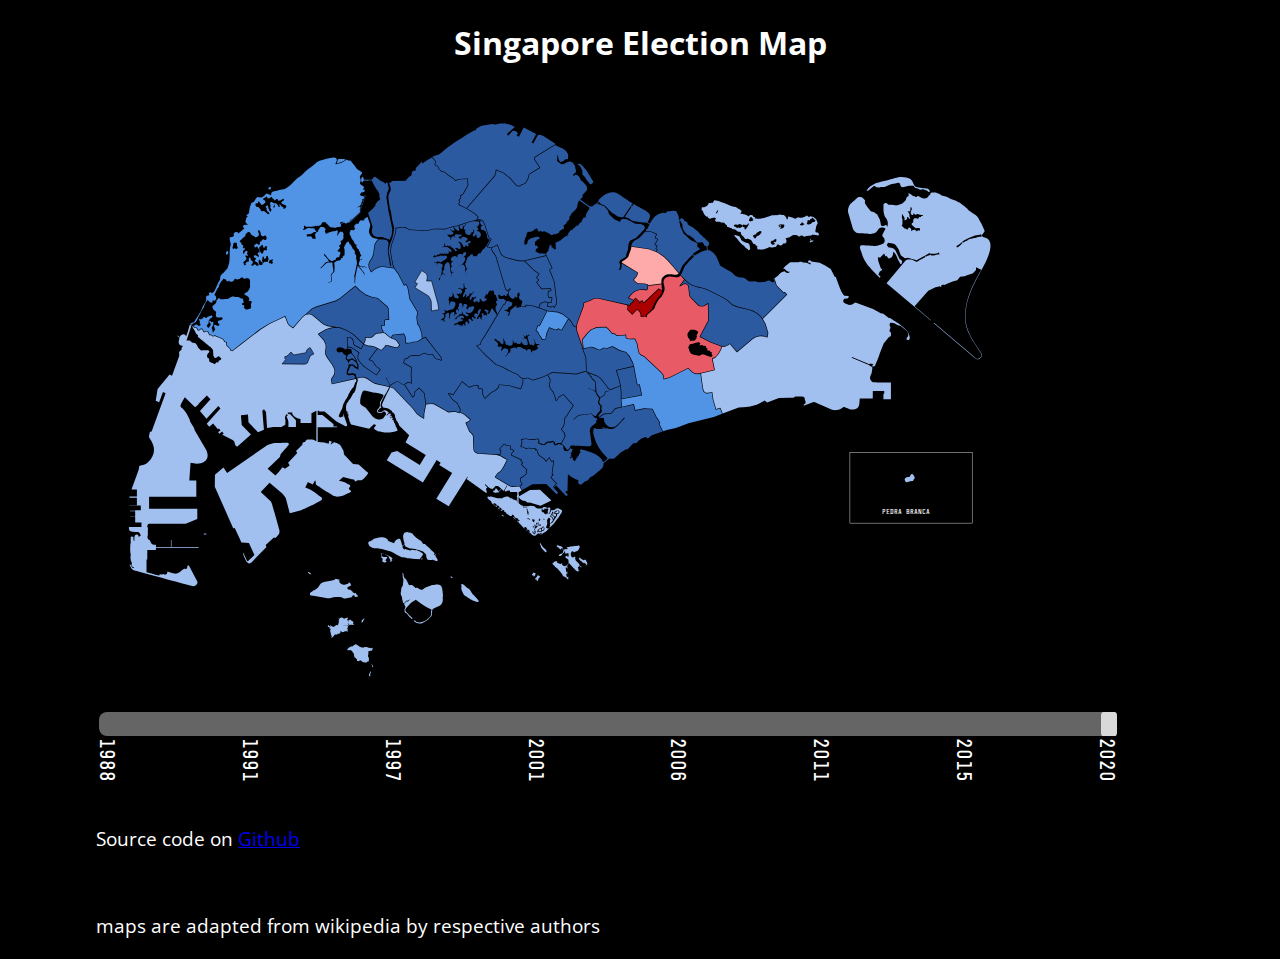
<file: index.html>
<!DOCTYPE html>
<html lang="en">

<head>
    <meta charset="UTF-8">
    <meta name="viewport" content="width=device-width, initial-scale=1.0">
    <title>SG</title>


    <link rel="stylesheet" href="styles/main.css">
    
    <link rel="preconnect" href="https://fonts.googleapis.com">
    <link rel="preconnect" href="https://fonts.gstatic.com" crossorigin>
    <link href="https://fonts.googleapis.com/css2?family=Open+Sans:ital,wght@0,300..800;1,300..800&display=swap" rel="stylesheet">

    <script>
        function resizeIframe(obj) {
          let scrollHeight = obj.contentWindow.document.documentElement.scrollHeight;
          let maxHeight = window.innerHeight * 0.87;
          console.log(maxHeight)
          obj.style.height = Math.min(scrollHeight, maxHeight) + 'px';
        }
        
        let GE_years = [1988, 1991, 1997, 2001, 2006, 2011, 2015, 2020]
        let years = [1988, 1991, 1997, 2001, 2006, 2011, 2015, 2020]
        // let years = [1988, 1991, 1992, 1997, 2001, 2006, 2011, 2012, 2013, 2015, 2016, 2020]
        
        function changeMap(index) {
            let iframe = document.getElementById('the_map');
            let year = years[index]
            let nearest_GE_year = GE_years[0]
            for (let i = 0;i < GE_years.length;i++){
                if (GE_years[i] > year) break;
                if (year - GE_years[i] < year - nearest_GE_year) nearest_GE_year = GE_years[i]
            }
            iframe.src=`maps/${nearest_GE_year}.html`;
            resizeIframe(iframe)
        }
      </script>
</head>

<body>

    <h1>Singapore Election Map</h1>

    <iframe src="maps/2020.html" id="the_map" frameborder="0" scrolling="no" onload="resizeIframe(this)"></iframe>
    
    <br>

    
    <span id ='sliderContainer'>
        <input type="range" min="0" max="7" value="11" class="slider" id="dateSlider" oninput="changeMap(this.value)" onmousedown="this.style.opacity = '1'" onmouseup="this.style.opacity = null" style="margin-bottom: 0rem">
        <datalist id="values">
            <option value="1988" label="1988"></option>
            <option value="1991" label="1991"></option>

            <!-- <option value="1992" label="1992" class="by-election"></option> -->

            <option value="1997" label="1997"></option>
            <option value="2001" label="2001"></option>
            <option value="2006" label="2006"></option>
            <option value="2011" label="2011"></option>

            <!-- <option value="2012" label="2012" class="by-election"></option> -->
            <!-- <option value="2013" label="2013" class="by-election"></option> -->

            <option value="2015" label="2015"></option>
            
            <!-- <option value="2015" label="2016" class="by-election"></option> -->

            <option value="2020" label="2020"></option>
          </datalist>
    </span>
<br>

    <div id='infobox'>
        <p>Source code on <a href="https://github.com/hemisemidemipresent/sg-election-map">Github</a></p><br>
        <p class="mobile-only">NOTE: This looks better on desktop</p>
        <p>maps are adapted from wikipedia by respective authors</p>
    </div>
</body>

</html>
</file>
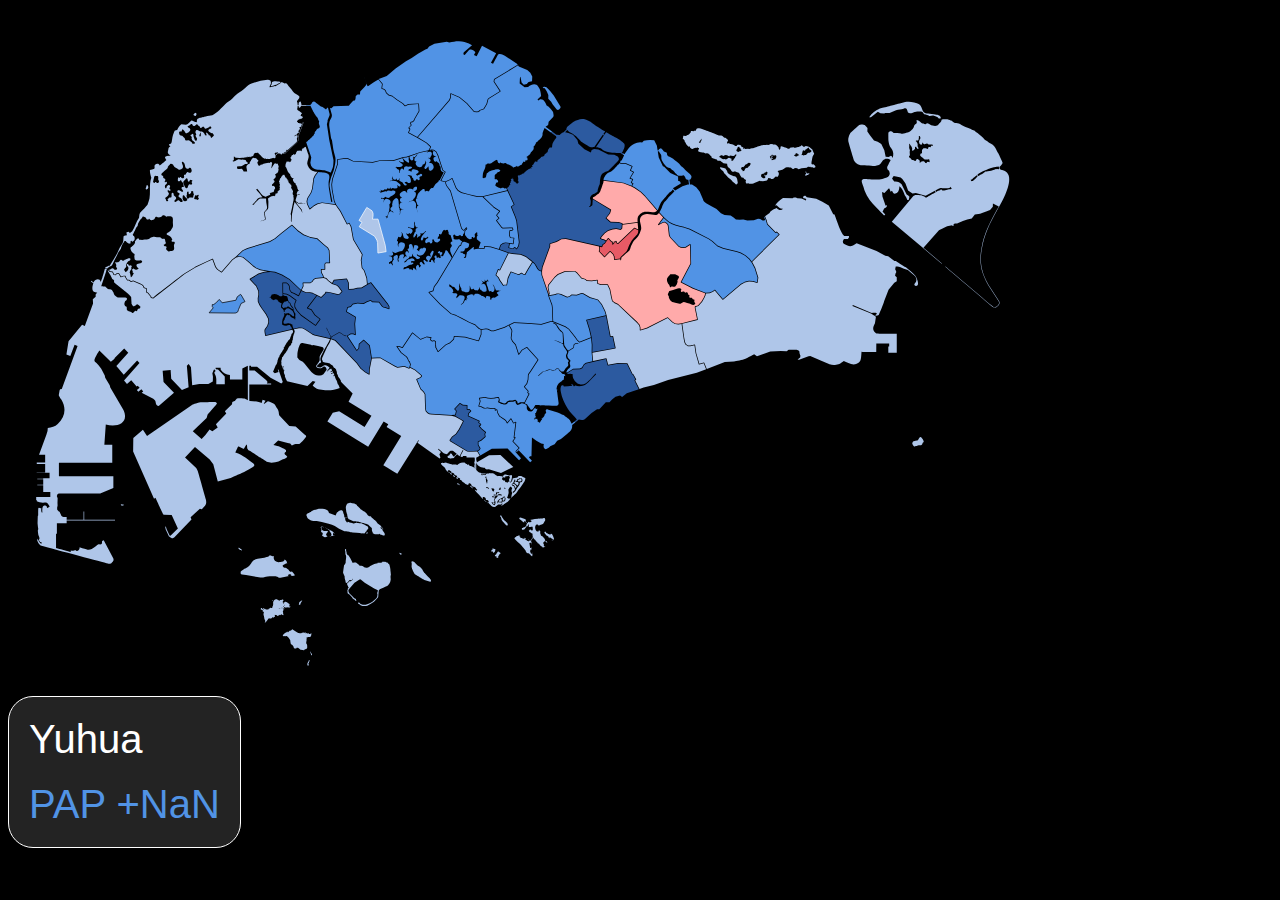
<file: sg.html>
<!DOCTYPE html>
<html lang="en">

<head>
    <meta charset="UTF-8">
    <meta name="viewport" content="width=device-width, initial-scale=1.0">
    <title>SG</title>


    <link rel="stylesheet" href="sg.css">
    <link rel="preconnect" href="https://fonts.gstatic.com">
    <link href="https://fonts.googleapis.com/css2?family=Luckiest+Guy&display=swap" rel="stylesheet">
</head>

<body>

    <?xml version="1.0" encoding="UTF-8"?>
    <svg enable-background="new" version="1.0" viewBox="0 0 2156.8 1430.5" xmlns="http://www.w3.org/2000/svg"
        xmlns:osb="http://www.openswatchbook.org/uri/2009/osb" id='singapore-whole'>
        <g transform="translate(-7.509 530.21)">
            <rect x="1781.9" y="296.15" fill="none" stroke="#333" stroke-width="1.5" />
            <g>
                <path transform="matrix(.75 0 0 .75 7.509 -561.19)"
                    d="m1263.6 134.59v2e-3l0.01 2e-3c-6.6729 0.19735-14.586 1.3504-24.344 3.8418l-7.0879-2-34.564 5.2988-15.041 8.0078-4.6524 6.168-5.6797 1.7852-20.934 11.902-17.637 12.279-16.014 9.1406-29.158 20.502-24.828 20.559-22.625 8.4102 0.2051 0.0391 10.883 13.336 0.2149 0.76954-1.711 12.055 6.5137 2.1719 0.4238 0.27929 3.1016 3.4316 0.1914 0.30859 2.6269 6.7148 6.42 5.4453 9.8281 2.9219 0.3242 0.16797 12.772 9.8672 16.334 10.902 0.1719 0.14649 5.8222 6.1621 9.0567-4.3281 0.375-0.0977 28.476-1.6172 1.0547 0.93359 1.336 20.652-0.129 0.56055-12.123 21.229-2.6309 5.834-0.2539 0.3418-3.6953 3.2148-0.4648 0.22461-3.9571 0.7832-0.9218 1.6543 2.0879 5.6406-0.2246 1.0488-6.543 6.6602 3 2.5742 0.2656 1.1562-4.043 9.2969 23.398 12.52 89.389-103.51 2.9903-7.2051 0.625-11.176 1.3847-0.86718 24.289 10.227 0.2382 0.14453 20.762 16.705 0.1308 0.125 20.139 23.342 7.2617 1.0508 5.4063-1.1328 0.6797-2.25 0.623-0.65234 12.131-4.2969 8.205-13.234 3.6973-13.727v-4e-3l0.2734-0.46094 2.8418-2.7148 0.1661-0.12891 30.707-18.926-17.264-26.342-0.1484-0.71289 1.0332-6.168v-2e-3l0.4648-0.6875 66.066-40.279-2.0859-3.041-31.809-20.668c-6.1721-4.0134-18.489-9.9399-22.289-2.918-4.7861 8.842-13.09 24.234-13.09 24.234l-5.7344-3.0293 14.553-26.777-39.654-21.098-15.09 29.643-7.5762-3.9473 4.0567-7.0859c-5.9649-7.6012-11.886-9.2863-17.852-6.707l-12.172 14.01c-4.9694-0.6143-3.8876-4.0145-2.4336-7.5195l22.992-19.801-8.9785-4.707c-7.7948-3.244-15.73-6.4968-27.809-6.5996-0.8975-7e-3 -1.8022-0.028-2.7539 0z"
                    color="#000000" enable-background="accumulate" id="SEMBAWANG" />
                <path transform="matrix(.75 0 0 .75 7.509 -561.19)"
                    d="m1432 201.55 0.4551 0.73632-65.723 40.07-0.8925 5.3301 17.615 26.875-0.3125 1.3984-31.496 19.412-2.5625 2.4473-3.6641 13.602-0.1132 0.26562-8.4688 13.656-0.5156 0.41797-11.984 4.2441-0.707 2.334-0.752 0.68945-6.1582 1.2891-0.3496 0.0137-7.8066-1.1308-0.6153-0.33594-20.322-23.557-20.582-16.561-22.852-9.6191-0.5547 9.9277-0.074 0.32813-3.1211 7.5117-0.166 0.26953-89.232 103.33 24.234 14.277 0.1758 0.13282 12.463 11.652 0.1953 1.2109-4.4395 8.1367 6.2071-1.3945 0.4199-2e-3 5.3066 1.0879 0.3399 0.14063 7.0664 4.5801v4e-3l0.3535 0.39844 5.4238 11.133 0.055 0.13282 11.648 36.209 1.8183 4.5977 6.4707 4.1074 0.3516 1.3066-12.18 23.418 10.742 2.6426 11.527-4.7793 7.6797-4.7012 1.4531 0.48242 10.471 26.246 5.1778 7.2129 9.9316 6.0059 19.865 5.3906 15.566 3.7617 9.9179 1.8906 13.736-8e-3 68.709-16.688-2.4316-5.7812-1.4238 0.35742-0.9727 0.19336-1 0.19336-1.0898 0.0762-0.4668-0.20312-3.0039-1.543-2.1719-0.20899-1.375 0.28125-1.959 0.28321-1.623 1.4805-1.1758-0.69921-1.5313-0.5-4.7344-1.9024-5.9511-3.5215-1.7403-1.8281-1.1679-0.78906 1.3847-1.8144 0.2051-1.2031 1.5469-3.6641 1.3086-1.084 2.1152 0.42969 1.1797-0.96679 0.9512-1.5137-0.9082-3.3223-3.3594-3.7402h-3.4805l-1.2382 0.3418-0.9571-1.0391 0.3379-4.6094-0.3379-4.2891 1.0098-2.877 1.6777-1.5762 3.1719-2.2051 0.076-1.4043 3.7851-2.2598 1.5664-0.0449 2.3418-1.8125 2.5801-1.9726-1.3887-1.2383-0.2343-1.1387-1.2364-0.10546-2.6797-1.5137-4.25-0.23242-1.2675 0.5586-1.3985-0.9004-0.9004 0.40235 0.2168 0.89648-2.9472 0.67969-2.8067 0.7793-3.2793 0.29687-2.8672 0.90821-2.9843 1.3652-3.6543 1.541-1.7871 1.1113-1.1582 1.2656-3.1133 2.3203-1.0938 1.6543-0.1172 1.7246-0.8222 3.0703-0.6543 3.1523v0.94336l-1.2481 1.2109-1.8613 1.2207-0.6602-1.2207-0.6484 1.3262-1.2637 0.83008-2.6289-0.22266-1.0332-0.77343-0.3301-1.7676 0.1797 2e-3 0.1719-2.7129 0.6035-6.6699 0.8614-3.752 1.8203-5.0742 2.0664-4.2441 1.3047-3.2715 1.1543-5.0078 0.1523-3.2656 0.7227-1.9297 0.7187-0.10547 0.666 1.2109 1.0313-1.6504 0.9629-0.7207 0.5-0.55664 1.539-0.38672 2.6797-0.16601 1.6406-0.0508 0.4239 0.60351 2.58-1.041 2.1211-0.55665 0.2754 0.33204 1.1543-1.0547 3.6621-2.2793 4.3223-3.0723 1.832-1.2266 1.9043-1.0176 3.6328-1.3438 1.1914 2.4726 0.7266 2.0098-0.5469 0.98633 1.8711 1.9336 0.2793 1.5371 0.5508 0.35156 0.9531 0.1543 0.6172 0.23242 2.4981-0.0391 0.5293-0.63086 0.1953-1.1152 0.6933-0.37109 1 0.0449 0.7578 1.2617 3.1172 1.0039h0.9336l1.7539 0.75195 1.0098-0.0547 1.7656-0.86719 2.5196-0.66992 1.7539 0.34375 0.4257 0.5918 0.7793 0.16406 1.4883 0.8086 0.6504 1.1328 0.9688 0.44336 1.9375-0.15625 0.8457 0.75781 1.705 0.34375 1.0489 0.76563 2.3847 1.3223 3.3379 1.6582 1.041 0.66211 0.5918 0.88477 2.0821 0.21484 0.3359 1.332 0.9063 0.76954 1.0214 0.46289 0.959 0.0293 1.1192-0.38672 0.9668-0.60937 1.1484 0.0957 1.4668-0.41601 1.0605-0.95117 0.918-1.8672 0.3672-0.38672 0.5156 0.22656 1.1133 1.3945 1.5449 0.38672 2.1875-0.35547 2.1817-0.70117 2.0429-0.98828 0.6172-0.83984 0.5586-1.3945 1.8164 0.41407 1.3399-0.0879 1.0625-0.70704 1.0019-1.3594 0.5567-1.1445 0.5507-2.3106 1.0176-0.40234 1.5996-2.6465 1.0371-1.3672 1.2207 0.77929 0.9922 0.12696 1.2715-0.23633 0.9121-0.7461 0.959-1.1055 0.2852-2.7207 0.6562-0.36328 1.1367 0.77344 1.3125 0.13281 1.1446-0.41797 1.0136-0.96484 0.3457-0.9375-0.4902-2.4824 0.2188-1.1445-0.25-1.2109-0.8692-0.93164-0.6387-0.28125-0.4902-0.0664-0.5098-8e-3v-1.4102l0.3575-0.0762 0.3691-0.11133 0.6074-0.29687 0.6914-0.48242 1.2989-1.1309 0.9843-0.95118 0.3848-0.28125 0.6152-0.39453 0.3418-0.25976 1.2422-1.2774 0.1856-0.16406 0.5605-0.25976 0.3828-0.23243 0.4375-0.36328 0.5782-0.64648 1.8125-2.6602 0.25-0.34961 0.2285-0.26953 0.25-0.20508-0.127-0.18164 0.066-0.3164v-0.43164l-0.066-0.38672 1.3692-1.5625 0.1543-0.14844 0.2597-0.10352 0.4141-0.28906 0.5508-0.5293 1.0371-1.3828 1.2754-1.3887 2.4492-1.9258 0.4629-0.76367-0.291-2 0.957-1.002 0.2949-0.8125-0.1484-1.0098 0.291-0.78711-0.1133-0.69336-0.6738-1.5449 0.3828-0.51953 0.1133-0.43164v-0.84766l3.6133-3.0859 0.3457-0.91211 0.07-1.1758 2.2519-3.3828-0.066-0.78516-0.1894-0.60937 1.0859-1.4414 1.1231-0.0918 1.0585-0.66015 2.2305-2.4024 0.8477-0.93554 0.7343-1.2188 1.9981-1.0684 1.6035-1.2871 1.9746-2.0566 2.1524-2.3652 1.7812-3.1152 1.8106-3.7754 0.4336-1.5469-0.072-2.5703 0.1894-3.2285 2.7012-7.7109 1.0801-2.0449 0.8301-2.3066 1.0605-1.8613 18.643 13.293 2.2559-3.1973-18.334-13.262 7.3027-5.0879 1.4063-9.0879 12.658-13.359c2.7025-4.7222 0.4402-9.4536-0.2696-14.176-9.8098-14.219-13.67-15.514-18.121-18.121-2.3562-8.0691-7.9544-18.641-17.475-17.799-2.6346 0.84226-4.8691 3.7344-4.8691 3.7344l-3.3535-2.8145 10.441-9.9531s-1.553-12.897-3.8418-18.717c-0.9875-2.5113-4.166-6.9258-4.166-6.9258-6.7007-11.096-18.055-7.6396-28.723 0.10742l-9.7383 1.084-13.902-10.441 0.8105-17.094 1.459-2.002 3.1387 16.066 6.1133 6.5449 8.4375-2.2715 4.9765-5.5723 9.791-1.8926 0.6504-13.307-5.5175-10.711-8.5997-7.6289-23.641-10.387zm74.262 61.148c-0.2141-3e-3 -0.4293 0.024-0.6504 0.0547-1.3254 0.18567-2.6809 0.96109-4.0039 2.9219l5.8985 1.2441 5.623 8.6016 4.3301 10.387-0.2148 10.496 8.1132 8.0606 3.9473 7.3027 10.01 12.549s3.9295 4.7335 5.4082 3.4609c0.9132-0.78618 5.8703-3.8181 6.8183-6.4922 1.1186-3.155-1.8398-5.9492-1.8398-5.9492l-12.443-20.609-4.6543-7.6289c-6.3628-7.753-10.506-15.217-20.447-23.367-1.764 0.0401-3.482-0.81108-5.2461-0.97656-0.2206-0.0216-0.4342-0.0523-0.6485-0.0547z"
                    color="#000000" enable-background="accumulate" id="NEESOON" />

                <path transform="matrix(.75 0 0 .75 7.509 -561.19)"
                    d="m1000.4 235.38-0.072 0.0254 6.5039 18.234-0.2734 2.5332c-2.572 4.9663-4.8233 6.1965-6.7539 8.4219l-10.656 11.25-0.81055 9.0371s-6.5331-1.1443-8.2773 0.59179c-0.93521 0.94102-3.7344 4.0566-3.7344 4.0566s0.4614 6.6057-1.6211 10.334c-1.3005 2.3428-5.0986 2.069-5.9512 2.9219-8.0509 8.0426-11.633 13.307-11.633 13.307l-43.006 1.2461-5.627 5.2461-4.1641-0.37695c2.2266 8.0515 4.6662 16.898 5.0293 18.066 0.94214 2.999-0.97266 8.3848-0.97266 8.3848 0 0-4.0477 6.645-5.2988 11.74-1.2565 5.0922-0.86523 11.328-0.86523 12.225 0 0.90294 4.6168 31.216 5.2441 34.512 0.62167 3.2989 2.2861 3.877 2.5977 6.873 0.31569 2.999 3.084 18.86 3.084 21.26 0 2.396 4.3303 18.563 5.8945 24.559 1.5632 5.9948 0.30331 15.883-0.32226 18.879-0.62558 2.9992-2.5037 13.836-4.3809 19.531-1.873 5.6952-4.6856 12.558-6.873 18.553-2.192 5.992-4.5977 17.689-4.5977 22.182 0 4.4955 8.332 46.736 8.332 46.736l-3.4102 0.65039s-5.2801-30.58-6.2188-35.973c-0.9378-5.3982-2.1998-18.91-0.32617-25.805 1.8769-6.8915 1.5638-10.516 0-14.715-1.561-4.1926-9.0374-6.5682-14.66-6.8711-2.7215-0.14344-8.758-0.56557-15.035-1.2949l-7.7715 9.916-4.25 8.8848-3.7344 28.512-0.0469 0.19726-3.6894 10.662-0.0899 0.18945-9.8066 16.182-1.7109 8.0371 1.1934 7.7656 6.002 12.617 10.234-8.2871 0.13281-0.0918 10.178-5.8164 0.26758-0.10742 13.156-3.0801 0.36718-0.0195 36.914 5.1875-3.6406-8.6484-0.0606-0.20508-5.9844-32.453-0.0117-0.10156-1.1133-13.865v-2e-3l8e-3 -0.21875 2.1211-15.08v-4e-3l0.041-0.17578 14.422-42.934-0.57617-11.916 0.86718-1.0391v-2e-3l22.148-2.9434 0.17578-8e-3 7.3672 0.32031 0.40234 0.10742 14.801 7.4219 54.051 3.1875 21.639-5.2109 0.2344-0.0293 36.024 0.0605 28.281-8.8906 0.2285-0.043 8.336-0.57422 37.586-13.035 0.1055-0.0312 15.283-3.4883 9.4355-2.1562 4.9082-8.998-11.818-11.049-25.133-14.811-0.01-2e-3 -0.012-0.01-0.02-0.01-24.883-13.311-0.4453-1.2812 4.1152-9.4629-3.248-2.7891-0.062-1.4609 6.8477-6.9707-2.0293-5.4805 0.064-0.83204 1.3731-2.4609 0.6796-0.49219 4.1504-0.82031 3.3282-2.8965 2.5625-5.6738 0.045-0.0859 11.994-21.008-1.2519-19.365-27.289 1.5488-9.5371 4.5605-1.1211-0.20898-0.016 0.0137v-0.0156l-0.024-6e-3 -6.2441-6.6094-16.27-10.861-0.057-0.041-12.65-9.7734-9.8496-2.9297-0.3613-0.19531-6.7715-5.7441-0.2832-0.39844-2.6562-6.7812-2.8028-3.1016-7.0527-2.3555-0.6738-1.0879 1.7656-12.445-10.08-12.35-12.012 6.625-17.361 12.076-1.5137-0.48633zm-141.51 68.723c-2.9231-0.0395-5.9711 3.5131-6.5801 5.791l0.15626 1.0254c-1.8577-0.0519-2.8905 0.72362-2.8555 2.5644v0.0664h-12.164v2.1504h12.217l0.0293 0.96289 5.002 10.184 1.2949 2.5684 0.27344 1.2578 1.2422 1.9395 1.5156 1.9922 0.91992 1.4668 1.0254 2.8809 1.5156 1.4688 0.97656 1.9922 1.1348 1.5723 0.75781 1.4141 1.5156 1.1543 0.59179 0.62695 0.21875 0.73633 0.59375 0.3125 0.86719 1.3633 0.16602 0.73243 1.4609 1.9941 0.37696 1.1504v1.7852l0.26953 0.68164 0.91797 0.94141-0.0527 0.57617 0.27149 0.47266h0.53906l0.43555 1.1543 0.48828 2.1484-0.65039 0.83594-0.4336 2.6719 0.70313 3.3047 1.7305 4.6113 0.38086 2.8301-0.97657 1.2051-0.43164 1.207-1.8926 1.0469-2.2188 1.1524-0.64843-0.0527-1.8926 1.6797-0.65039 0.62695v0.52344l-1.0274 0.94531 0.0547 0.62696-0.8125 0.42187-0.0527 0.89063-2.4883 2.6172-1.084 1.6816-0.53906 1.6758 0.69922 0.7871-0.37695 0.67969-0.4336-0.4707-0.11133 0.25977 0.70313 0.94335-1.0254 1.2051-1.0274-0.36523-0.48828 0.15625-0.10742 0.83984 0.42969 0.68164 0.0586 0.57617-1.3008 2.1465-2.0566 1.3633-1.1348 1.5215-1.5156 1.834-0.86523 1.3613-1.7305 0.89257-1.2461 1.3106-1.1348 0.62695-0.70313 1.3125-1.1875 1.4668-1.9512 0.83789-1.6211 1.2578-0.97461 1.625-1.8379 1.623-0.32618 0.36914-0.48437-0.10547-0.2168 0.15625-0.92187 0.99805-0.7461 0.29102v0.23242l14.096 42.557 0.0371 0.47656-2.457 14.842 1.9805 8.3926 4.1875 5.6328 5.75 3.2226c3.2251 1.1495 6.6221 1.9883 8.916 1.9883 4.9981 0 14.387 0.83077 18.447 1.7305 4.0676 0.89979 18.176 6.5996 18.176 6.5996s4.3352-10.804 5.8945-15.902c1.566-5.0922 1.623-18.828 1.623-18.828l-11.898-56.693-6.6562-44.088 1.9492-8.3301v-3.2441l5.3535-13.254s0.93587-3.5537 0-5.9531c-0.38084-0.96623-2.2557-7.9762-4.2188-15.578l-2.1621-0.16211-3.4102 4.8144-9.5723-7.3555-4.8691-0.91993-10.93-8.873-2.3379-1.3496-0.73047-1.207-2.9375-1.1445c-0.85189-0.99142-1.8127-1.4029-2.7871-1.416z"
                    color="#000000" enable-background="accumulate" id="MARSLINGYEWTEE" />
                <path transform="matrix(.75 0 0 .75 7.509 -530.21)"
                    d="m729.87 201.51c-0.39162-3e-3 -0.79204 0.0195-1.1992 0.0703-15.198 1.2844-30.173 5.6724-44.736 10.168-6.8488 1.9267-12.17 7.1407-17.094 12.064-8.1348 8.135-13.784 10.084-22.775 17.148-4.7029 3.8534-9.8935 8.7602-13.955 13.256-5.3579 6.4223-14.012 9.4238-19.584 15.418-10.062 9.8476-23.575 25.704-36.842 31.484-10.238 1.2711-28.959 5.8443-28.83 6.3262 0 0-10.588 0.49574-13.742 5.4102-1.2854 2.0021-0.1508 6.3471-1.0801 8.3301-4.4952-0.64224-10.705-4.9782-15.201-5.4062-4.4956 4.4956-8.8365 10.727-15.473 12.439-4.282-0.21398-8.2687-1.2996-12.551-1.5137-5.7797 4.4957-8.3741 9.7515-11.793 16.174-2.3554 0.64223-4.6794 1.255-7.0332 2.1113-3.8543 7.9208-6.0183 16.268-7.3027 25.045-1.4866 5.6494 0.47375 11.046-8.8711 13.094-0.7924 2.1238 4.5976 5.8945 4.5976 5.8945s-5.9097 1.6025-5.8945 6.3848c0 2.3379-2.5039 9.0396-1.5156 11.521 1.625 4.1189 7.4528 5.86 7.4102 7.6797-4.7808 0.35632-17.216-0.26746-15.309 6.0078 1.0027 3.2825 3.5156 6.1113 3.5156 6.1113 0 0-13.848 12.902-18.771 15.471-1.1542-5.1834-8.3683-6.2774-13.521-1.3496-2.3552 4.2816 0.83906 6.4822-1.5156 10.764-3.8534 1.4985-8.1592 2.3351-12.227 3.1914-0.42803 7.4927 1.7525 14.577 3.8926 21.855-6.6357 18.625-1.9804 38.778-5.1914 58.045-1.7125 6.2083-3.5866 12.184-5.5176 18.178-6.2072 5.7801-10.301 13.681-17.58 18.391-5.7801 4.0675-5.3115 11.536-6.168 17.744-8.5626 11.56-11.391 25.934-19.312 37.922-2.1403 1.7126-4.4617 3.2092-6.8164 4.9219-1.0707-1.0704-2.1731-2.1738-3.0293-3.2442-2.1439 0.64218-4.2936 1.307-6.4375 1.9492 0.4343 2.5689 1.0329 4.9487 1.4609 7.5176-2.9928 0.64222-5.9291 1.0418-8.9258 2.3262-1.9267 6.2083 0.38794 15.474-3.6797 20.826-3.8471 5.566-7.4921 10.621-9.8457 17.258-4.0691 10.704-10.021 20.011-16.229 29.645-3.8532 5.566-9.9531 16.066-9.9531 16.066 0 0-11.967 2.4802-13.037 6.7617-2e-3 0.01-6e-3 0.0217-8e-3 0.0312l2.5117 0.2461 4.0508 0.39453c0.8034-0.85043 2.6602-2.3985 2.6602-2.3984 0 0 2.983-2.6806 5.5156-3.7891 2.5293-1.1084 2.8649-0.44614 4.9219-3.1348 2.0555-2.6918 2.8262-4.4564 3.1387-5.248 0.31766-0.79174 5.8743-12.66 7.1406-14.715 1.2635-2.0585 2.4681-4.2899 3.7344-6.9785 1.2633-2.6886 1.432-4.582 2.3789-6.0039 0.94951-1.4284 1.7685-3.0325 3.1934-5.2461 1.4238-2.2168 0.47338-1.0293 2.2148-3.2461 1.7413-2.2136 3.6313-4.1604 3.7871-6.0605 0.16019-1.8969 1.9092-6.3055 2.543-7.5723 0.63293-1.2635 0.99448-2.7296 1.7852-3.6797 0.79282-0.95001 1.3718-2.6724 2.002-3.4609 0.63293-0.79171 1.7886-2.5563 1.9473-3.0312 0.16017-0.47499 0.78489-2.2211 1.8926-2.541 1.1055-0.31342 2.5169-0.71503 3.625 0.86523 1.1086 1.5834 1.5567 2.0391 3.1387 3.4609 1.5807 1.4284 1.9075 2.33 4.5957 2.4883 2.6912 0.15839 3.3326 1.1052 4.4375 0 1.1086-1.1051 1.0744-2.3393 0.75781-2.9726-0.31312-0.63333-0.62397-2.7151 0.48438-3.1934 1.1044-0.47508 1.4388-2.3413 2.5469-0.75781 1.1081 1.5834 1.387 2.5166 2.9727 1.4082 1.5837-1.1084 3.084-2.4883 3.084-2.4883s2.4844-2.7806 2.3262-3.5723c-0.1558-0.79165 0.31533-1.6659 0.16211-3.2461-0.16018-1.5802-0.49635-3.0533-0.8125-3.8418-0.31397-0.79173-0.29837-2.1753-1.5684-2.6504-1.263-0.47175-1.5819-0.45621-2.2188-1.4062-0.6327-0.95331-1.2186-1.6055-0.26953-3.0273 0.95362-1.4252 7.2481-14.409 7.4102-15.201 0.16019-0.79171 1.3008-2.8691 1.3008-2.8691l1.5684-2.377c4.2808-2.7564 2.6806-5.5774 4.2734-9.8496 1.3087-3.4965 4.534-6.9833 6.168-10.383 1.1414-2.3688 1.8544-2.2188 3.5156-3.7344 1.4604-1.3314 1.3044-3.0182 2.541-4.4336 2.4075-2.7565 6.8778 1.6039 10.008 2.541 0.90189 2.8082 0.0628 4.4531 3.8418 4.9766 2.0355 0.27792 1.0788 0.46263 2.8144-0.38086 1.518-0.73995 0.75686-2.3439 2.9727-1.5684 0.80776 0.28434 1.0959 1.9923 1.8418 2.5449 1.312 0.97591 3.0212 1.1427 4.6504 0.97461 2.0604-0.21648 5.7731-1.8071 7.3027-3.1934 1.9178-1.7353 1.1188-4.4113 3.2988-5.8945 2.7593-1.8711 4.0788 0.8738 6.873 1.2422 2.0615 0.27151 6.1654-0.33925 8.1133-0.97266 2.2649-0.7368 3.0538-3.0051 4.9238-4.0586 0.80995-0.45684 1.7497-0.71011 2.7031-0.75782 0.19893-0.01 0.39816-9e-3 0.59765-2e-3 1.3964 0.0514 2.7877 0.51809 3.8945 1.3027 1.1782 0.83049 1.3404 2.2147 2.8652 2.541 0.93089 0.19713 2.4431-0.83564 3.4648-0.97461 4.7358-0.65273 12.061-1.3265 14.225 3.5176 1.9676 4.4046 0.52128 11.387 0.97266 16.121 0.56282 5.904 0.77976 10.121-2.6484 14.875-1.3087 1.8162-2.1596 4.2416-3.6777 5.6797-1.6856 1.5931-3.8433 2.592-5.627 4.2207-1.5114 1.3766-4.3473 1.9637-5.1934 3.6797-1.3769 2.7888 1.3882 4.1032 3.625 5.2988 4.487 2.401 8.2632 3.7669 10.33 8.6562 0.47496 1.1245 1.3488 1.7685 1.3008 3.1387-0.0671 1.8646-1.2906 1.72-1.6777 3.1387-0.84391 3.1281 1.4991 3.3766 4.5449 3.2441 3.4964-0.1454 4.7806 0.0149 4.1113 4.3809-0.43925 2.8534-2.1481 3.1005-2.1641 6.0606-0.0239 4.3691 2.6134 11.051-2.0586 13.85-2.3294 1.3928-4.9753 0.93225-7.4629 1.7305-2.4949 0.7949-4.0442 1.9394-6.6543 0.5918-1.5575-0.80782-3.7571-2.7452-4.707-4.2188-0.70757-1.0987-1.1496-2.0264-1.0273-3.4062 0.10387-1.0891 1.2785-2.0237 1.3008-2.8672 0.132-5.4095-7.4022-1.7804-7.3613-6.2754-3.2237-2.01 2.4281-3.1381 3.4648-3.9492 2.6555-2.0811 1.6846-3.8421 0.75781-6.0039-0.83136-1.9454-0.6189-5.5885-1.7305-7.0879-1.625-2.1845-5.0978-0.32613-7.4688-1.2988-2.0582-0.84014-3.7096-3.5436-6.3262-4.1641-2.6074-0.61722-5.9644 0.13957-8.6562 0-2.6482-0.13259-4.9315-0.65227-7.4648-1.3535-2.9529-0.82402-3.559-0.32768-6.4375 0.97461-1.6314 0.74004-3.3803 1.0728-4.9766 2.2168-1.1371 0.81761-1.8192 2.3858-3.2988 3.1387-3.5344 1.787-8.5288 0.47484-12.23 1.2988-2.85 0.6334-6.0154 1.2893-8.5449 0.97266-2.5328-0.31677-5.383 0.68058-6.3301-0.26953-0.94994-0.95005-2.174-5.4177-4.707-3.5176-2.533 1.9001-3.1712 1.9072-4.4336 4.4375-1.2667 2.5303-3.1914 2.4902-3.1914 4.707 0 2.2136 0.93291 2.5409-0.65039 4.7578-1.5826 2.2136-1.5754 3.1877-3.7891 5.0879-2.2162 1.9001-2.537 2.203-4.4336 3.7832-1.8994 1.5802-4.4143 1.9373-3.4609 5.7344 0.94692 3.797 1.556 5.676 3.1387 7.5762 1.5833 1.8969 2.218 2.4958 4.4336 5.0293 2.2169 2.5303 4.4167-0.29887 3.7871 4.7617-0.63383 5.0671-0.95931 5.3588-0.32618 7.5723 0.63315 2.2136-0.27292 4.4847 1.623 6.3848 1.8968 1.897 5.0673 1.5684 6.3301 1.5684h6.5996c1.27 0 1.9456-0.94691 3.8418 0 1.9001 0.95323 4.1356 0.6108 2.8692 3.4609-1.2624 2.8471-0.64759 2.854-4.7617 4.4375-4.1118 1.5834-8.2582 0.97456-9.5215 3.1914-1.2665 2.22-2.2337 1.8643-0.65039 5.0312 1.5792 3.1636 1.9219 3.4867 3.1914 4.4336 1.2633 0.95009 3.1838 2.2616 0.65039 3.8418-2.5298 1.5867-4.437 2.526-6.6524 1.8926-2.2136-0.63332-2.2115-1.6329-4.1113-2.2695-1.8992-0.63012-1.945-1.8969-3.8418 0-1.8964 1.9034-3.7484 1.6211-2.166 3.8379 1.5809 2.2136 1.8965 0.93132 1.8965 3.4648s-3.4795 0.32611 0 2.543c3.4827 2.2136 2.8423 3.1098 1.8926 4.0566-0.95038 0.9533-4.166 7.627-4.166 7.627s-2.5044 2.8898-3.1367 1.623c-0.63076-1.2667-0.28655-3.7795-0.91992-5.6797-0.6366-1.8969-0.65039-3.5703-0.65039-3.5703l-1.8926-3.7344s1.2627-4.4569 1.8926-5.4102c0.63661-0.94681 2.8125-3.7852 2.8125-3.7852s1.5861-2.1866 0-3.1367c-1.5766-0.9468 0.38914-1.9298 0.70312-3.1934 0.31571-1.27 1.33-2.566 0.0566-3.4062-1.2666-0.84663-2.1225-1.4609-2.7578-1.4609-0.63097 0-2.4883 0.86524-2.4883 0.86524s-1.7462 1.0499-2.3789-0.2168c-0.63363-1.2667-0.56279-1.7063-1.4082-2.7598-0.8439-1.0535-1.532-1.459-2.1621-1.459-0.63661 0-1.6872 0.25366-1.8945 1.7305-0.20991 1.4801-0.45446 2.0935 1.0254 3.5703 1.4766 1.4801 1.7432 1.4349 2.166 2.4883 0.42324 1.0567 0.86974 1.1276 1.0801 2.8145 0.20988 1.6901 3e-3 1.6087-0.42969 3.2988-0.41654 1.6868-1.0545 2.7967-2.1113 4.2734-1.056 1.48-0.85085 1.2727-2.3262 2.3262-1.474 1.0535-1.7085 3.1594-2.9746 1.8926-1.2663-1.2668-1.8633-1.9314-2.707-3.4082-0.8424-1.4735-1.9283-1.8902-1.2949-3.7871 0.63292-1.8969 2.1074-2.9727 2.1074-2.9727s0.89755-1.2727 2.1641-2.3262c1.2663-1.0567 1.4609-2.9238 1.4609-2.9238 0 0-8.4e-4 -1.0674-0.4336-2.541-0.4239-1.48-0.0205-1.6869 0.8125-4.0039 0.84368-2.3202 1.2198-3.6024 2.4863-4.8691 1.2626-1.2635 1.9777-2.51 3.0312-3.3535 1.0521-0.84343 2.7385-0.4244 4.0039-2.1113 1.2639-1.6868 2.0508-1.086 1.8379-3.4062-0.20773-2.3202-0.83424-2.2818-1.6777-2.7051-0.84561-0.42333-1.4636-1.0535-3.7832 0-2.3196 1.0567-3.5447 1.2659-4.8144 2.1094-1.2602 0.8434-1.0836 0.61429-3.1934 1.4609-2.113 0.84343-2.0872 0.61277-3.1367 1.2461-1.0568 0.63338 0.5894 0.6175-1.7305 1.4609-2.3194 0.8434-2.0879 1.1128-3.3535 0.26953-1.2633-0.8435-3.1387-1.7305-3.1387-1.7305s-0.42504-1.8624-2.1113-0.5957c-1.6863 1.2668-1.9277 1.4451-3.1914 2.9219-1.2661 1.4736-0.16093 1.0626-2.2734 2.3262-2.1063 1.27-1.7193 1.4612-3.4062 1.6777-1.6861 0.20989-1.875 0.69083-3.3535 0.26758-1.474-0.42337-2.7636-1.6901-2.9766 0-0.20988 1.6868-0.0291 2.3171 1.0293 4.0039 1.0523 1.6869 1.507 2.276 1.2969 4.5996-0.20774 2.3202-1.0618 2.7452-0.21875 4.2188 0.84042 1.4768 1.4693 1.6618 1.8926 3.1387 0.41959 1.4768 1.4762 1.9191 0 2.9726-1.4796 1.0535-2.3038 1.6864-3.5703 1.8965-1.2624 0.21314-1.2812 1.3105-2.7578-0.16602-1.4766-1.4767-1.2817-1.0609-2.5449-2.541-1.2663-1.4768-3.9764-2.1403-5.0293-1.2969-1.0603 0.84674-2.783 1.0539-3.623 2.1074-0.84692 1.0534-1.2797 1.2509-2.543 1.4609-0.88639 0.1465-1.9327 0.23033-2.7773 0.4082l4.123 4.2266 6.7559 0.81445 0.76757 0.5332 3.7422 7.2578 3.5566 0.25781 2.5234-3.0508 0.62891-0.35157 5.9297-0.85156 0.9961 0.4707 5.7812 9.5625 7.207-2.4355 0.44141-0.043 4.2188 0.51953 0.82617 0.66992 1.2676 3.7188 4.0058 6.7188 4.1934-0.18554 0.64063 0.19921 5.5566 4.1192 5.0312-2.1543h0.79102l19.812 8.5156 0.0391 0.0195 5.123 2.4629 0.2793 0.19922 3.6797 3.7148 0.23828 0.39453 1.2422 3.8047 2.8887 1.4726 4.2285 0.89063 0.78125 1.1367-0.76172 4.7305 0.98828 5.3008 3.3184 1.8535 0.28906 0.24805 4.4238 5.4883 3.4062 3.9414 0.2168 0.42382 0.65039 2.7676 4.6465 1.0156c24.092-20.026 87.807-67.908 87.807-67.908l0.0762-0.0527 30.232-18.623 0.0957-0.0508 30.555-14.52 2e-3 -2e-3 18.09-8.5215 1.3613 0.55274 8.3828 22.385 5.1934 6.5664 10.4 7.252 29.875-34.562 0.16211-0.15039 10.033-7.3867 0.01-0.01 19.457-18.154 0.26953-0.17969 13.285-5.9961 0.11719-0.0449 61.963-19.033 14.064-8.0449 18.453-15.197 0.0137-0.0117 29.373-23.465 1.3223 0.0664 16.199 15.834 16.832 11.783 17.656 6.7637 19.537 3.7754 0.47461 0.23438 18.596 16.576 11.219 8.7891 0.25781 0.30664 4.1094 7.4805 0.12305 0.43164 1.7363 34.916v4e-3l-0.96679 1.0469-10.682 0.36718-2.1543 2.4238 0.2168 14.805-1 1.0156-9.4316 2e-3 0.64257 7.832 4.4062 7.9961 0.0957 0.24805 1.2773 5.2832 6.4648 1.748 0.44921 0.25977 6.5234 6.5625 9.6426 7.5527 4.3809-8.5918 0.79297-0.53906 35.824-3.5 1.0098 0.58984 5.0234 11.324 0.0859 0.37891 0.48242 17.105 12.527-0.68945 10.227-3.1719 0.25-0.0449 11.881-0.54297 15.498-9.4062-1.5371-16.367v-4e-3l-7.0605-21.119v-2e-3l-6.0117-7.8809-0.20118-0.49219-2.4844-21.463v-4e-3l0.0137-0.30078 3.041-15.896-24.693-40.789-0.12891-0.3418-6.6719-36.758-4.5762-8.8281-5.1777 2.5742-1.3359-0.4375-18.652-36.184c-4.2478-6.0091-12.343-17.461-12.664-17.916l-38.045-5.3457-12.83 3.0039-9.9824 5.707-11.158 9.0332-1.5352-0.34961-6.6094-13.893-0.082-0.27929-1.2461-8.0898 0.0117-0.36328 1.7871-8.377 0.1211-0.31055 9.8398-16.236 3.6191-10.467 3.7441-28.566 0.0898-0.30078 4.3672-9.127 0.11328-0.18555 7.1016-9.0606c-5.9544-0.7641-11.805-1.8007-14.947-3.1719-6.8774-2.9961-12.802-12.318-13.74-18.609-0.93782-6.298 2.2604-11.714 3.5137-18.609 1.2511-6.8916-1.2988-9.5215-1.2988-9.5215l-6.7461-20.207-0.72461 0.4336-0.8125-0.26172-0.26563-0.21094h-0.33008l-0.26953 0.31445-0.3789 0.26368-0.2168-0.0547-0.48437 0.1582-0.0566 0.15625-0.21679 0.20899 0.27344 0.57617v0.42187l0.0527 0.31446-0.16406 0.31445-0.37696 0.0508-0.54297-0.0508-0.21484-0.26367-0.70312 0.36718-0.37696 0.36719 0.10742 0.25977-0.10742 0.36914 0.16016 0.1582 0.16602 0.0508-0.26954 0.3125-0.32617 0.10938-0.21875-0.21289-0.32422-0.10547-0.65039 0.10547-0.48633 0.21289-0.1621-0.10938-0.59571 0.10938-0.26953 0.41797-0.37695-0.10547-0.43555 0.6289-0.16016 0.20899-0.10937 0.57617 0.10937 0.36719-0.32812 0.26367-0.16016 0.31445 0.27149 0.1543-0.16407 0.0547-0.32421 0.0508-0.10743 0.21289-0.32617-0.16016-0.10742 0.10547v0.1582l0.37695 0.25977v0.10547l-0.32422 0.52539 0.10938 0.99609 0.0527 0.46875-0.21875 0.63086 0.11133 0.41797 0.38086 0.36719-0.11133 0.10547-0.38086-0.0547-0.1621 0.36719v0.31445l0.26953 0.10547 0.32617 0.31641-0.27149 0.25976-0.32421-0.31445h-0.32227l-0.43359-0.73242-0.32422-0.63086-0.38086-0.52149h-0.59571l-0.16211-0.20898-0.10742-0.0547-1.4062 0.36719-1.459 0.36719-0.32617-0.15821-0.54297-0.26172-0.26953-0.0508-0.0527-0.1582-0.21484-0.26172-0.27344 0.0508-0.43164 0.10547-0.16406 0.20898-0.10742 0.42188-0.21875 0.20898-1.2422-0.1582-2.3281-0.10547-0.43359-0.20898-0.91992 0.78711v0.41797l-0.53906-0.15625-0.54102 0.31445-0.21484 0.73242 0.37695 0.94531-0.48633 0.63086-1.5137 1.4629-1.0312 1.7852v0.57617l0.8125 1.3106-0.64648 0.73242-0.27344 0.41992-0.37696-0.10351-0.8125-0.52735-0.64843 0.47266-0.2168 0.57812 0.26953 0.20899-0.70312 0.94336-1.623-0.89063-0.32227 0.31446-0.48828-0.15821-0.26953-1.0469-0.32617-0.31641-0.48633-0.10547-0.81055 0.47266 0.21485 0.73633h-0.26953l-0.54102 0.3125 0.10742 0.41992 0.38086 0.1582-0.8125 0.94141-1.1367-0.25977-0.59375 0.3125-0.86523 0.20899-0.38086-0.10352-0.81055 0.57617-0.26953 0.20899 0.26953 0.41797h0.38086l-0.21875 0.42187-0.10937 0.31445-0.16016 0.89063-0.43555 0.20898-0.81054 0.62696-1.3496 2.1504-0.54297 1.625 0.38086 1.8359 1.1348 0.9414 0.32227 0.42188-0.42969 0.36328-0.32812-0.0488 0.16601 0.57617 0.53907 0.1543 0.70312-0.4707 0.48828-0.15625 0.32227 0.78711-0.91797 0.20898-0.16602 0.41797 0.54297 0.52539 0.86524 0.36523 0.16406 0.47266-1.3535 0.52539-0.75586 0.52344-0.59765 0.47265v1.2031l-0.21875 1.0508-0.42969 0.62695-1.2461 0.41797-0.65039-0.0508-0.26954-0.68164-0.43359-0.3125-0.64648 0.1543 0.16406 0.63086 0.54297 0.10546 0.21484 0.3125-0.70312 0.41993-0.59571 0.73437-0.43164 0.20899-0.54101-1.2031-0.59766-0.79101-0.70312-0.52149-0.70118 0.20899-0.64843 0.42187-0.10743 0.57227-0.75781-0.36329-0.75781-0.63085h-0.70313l-0.54296 0.20898-0.43165 0.1582-0.81054-0.20898-0.65039 0.94141 0.37695 0.68164-0.16406 0.63086-0.70313 0.62695-0.10937 0.99609-0.32227 0.83985-0.38086 0.36718-0.26953-0.20898-0.26953 0.99609 0.0547 0.36328 0.43164-0.20898 0.21875 0.1582-0.37891 0.73242-0.48633-0.10351-0.16601 0.36719 0.16601 0.62695-0.10937 0.83984-0.48438 0.57813 0.0547 0.26172 0.37695 0.15625v0.63086l-0.32421 0.46875-0.27149-0.52344h-0.48633l0.2168 0.47266 0.43359 0.9414v0.99805l0.10743 1.623 1.9473 2.6719 1.7832 4.0391 1.7344 3.9805-0.16406 0.63086 0.43359 0.99609 2.9766 4.7148 0.5918 0.10547 1.0312 2.0449 0.91992 0.0508 1.4024 1.9394 0.59765 0.41797 0.16016 0.20899-0.10742 1.7305 0.48828 2.2539 2.3809 3.3027 2.1621 2.7266 1.2441 0.36523 0.54297 0.63086h0.64648l0.27344-0.36914 0.64844 0.31445 0.53906 0.78516 0.70312-0.41797 0.54297-0.1582 0.21875 0.47266-1.2461 0.63085-0.64649 0.62696-0.70312 0.41797-0.26953 0.57812 0.0527 1.9902 0.59375 2.1484 2.0039 3.0938 1.6758 1.2051-0.65039 0.78516 0.59766 1.0488 1.3496 0.15625 1.2988 0.68164 0.75781 0.63086 0.2168 0.9414-0.10937 1.207 0.38086 1.623 1.7305 1.418 1.1348 3.1426 0.54297 0.6289h0.86523l0.0527 0.20899-0.54102 0.68164-0.32422 0.89062 0.59571 0.26368 0.53906 0.4707-0.10742 1.3633 0.10742 1.0996 0.32617 1.3633 0.91992 0.57813 0.26953 0.73046 0.21485 1.2598 0.5957 1.0488 1.0273 0.10351 0.54297 0.57813-0.75781 1.6758-0.70312-0.3125-1.2441 0.46875-1.1914 0.83984-0.37695 1.6758-0.59571 0.78711v0.52344l-0.32226 1.4668-0.10938 0.68164-0.32617 0.3164-0.16211 0.31446-0.5957 0.52344-0.10742 0.83984 0.5957 0.62695 0.53906 0.41797 0.48828 0.78711 0.54297 0.21289 3.2441-0.0547 0.70508-0.31445-0.11133-0.63086v-0.68164l0.65039-0.3125 0.48633 0.52539 1.0274 0.31445 0.38085 2.0957-0.32617-0.0508-0.43164-0.42188-1.9492 0.57617-3.1914-0.10351-1.1895 1.4668-1.2461 3.3535-1.5684 4.6113-0.43164 1.9941-0.64844 1.5195-0.10742 1.7812 0.0527 0.83984 0.6504 1.5176 2.0527 1.8359 3.7344 2.2031 0.54297 0.89063 10.006-0.10547 0.26953 0.31445 2.707 0.47266 2.7578 0.73047 2.1641 0.16015 1.5703-0.52734 1.623-0.68164 0.10742 0.1582-1.084 0.78711-1.5684 0.89063-0.86719 0.1582-1.2949-0.1582-1.623-0.31446-1.4609 0.0508-1.4082-0.41797-2.2734 0.41797-0.42968-0.68164-0.54297-0.10352 0.0547 0.68164h-2.5957l-4.4355-0.25977-1.3535-0.1582-1.1348-0.41992-0.75781-0.41797-5.3027-2.9883-0.0527 0.0527v0.10547l6.8711 8.543 5.8965 7.4414 4.0566 5.0312 0.53906 1.2031 0.27344 2.3594 0.64844 2.5156 1.2422 2.0957-0.70313 0.36718-1.5156-2.3574-0.64649-1.7305-1.2461-2.6191-1.2988-2.0976-0.5918-0.31446-4.0586-5.3438-4.3828-5.2422-4.2188-5.1348-3.8965-5.0312-0.16211 0.0508-1.4062 6.8144-0.48437 2.4102-0.43555 0.0527-0.16406 0.26172 0.16406 0.47071-1.1875 5.8711-1.0273 5.7109-0.38086 1.5723-0.65039 3.25-0.48438 2.7793-0.75781 3.1445-0.32617 3.3535-0.37695 5.502-0.32618 4.5078-0.48437 5.9746 0.21484 2.2539 0.81055 1.5723-1.0801 0.73633-1.1914-3.041h-0.8125l0.32618-1.1524 0.0547-3.5664 0.10743-4.1914 0.26953-4.9277-0.10743-1.0996-0.86523-3.5137-0.54297-0.99415 0.75781-2.0449 1.7305-8.543 1.1387-5.1348 4.2734-21.541 0.4336-0.47265-0.10743-0.83594 0.37696-0.1582-0.21485-0.9961 0.32227-2.3574 0.26953-0.41992-0.48437-1.9922-0.0547-2.4102-0.4336-2.2539-1.623-0.83985 1.9492-0.20898-0.27344-2.6719-1.7305-2.0449-0.53906-4.3476 1.3516-3.1445-0.70312-3.9316-1.7324-1.2578-0.37695-2.7266-1.084-1.4121h-1.5684l0.10742-3.7754 0.8125-0.52344-0.27344-2.3066-0.5918-3.5644-0.48828-0.26172-2.7051-1.0996-0.10742-0.62891 0.92188-0.63086-0.27149-0.41796-2.0547-0.83985-1.2461-1.7285-0.48437-1.2578-1.2988-0.20898-0.70508-0.89062 0.2168-1.207 1.2988-0.99609-0.4336-0.52344-0.91992-0.0527-0.26953-0.41797 0.65039-0.36914-0.32617-1.6758-0.86524 0.0527-1.0273 0.9961-0.43164-1.3125 0.97265-0.46875-1.1367-1.5723-1.623-1.207-1.0273-0.15625 0.26953-0.89063 0.97656-0.36718 0.81055-1.0996-0.4336-0.57813-0.97265 0.0508-1.082 1.1035-0.81055-0.89063-2.2188-3.252-0.97266-1.832-0.86523-1.627 0.48437-1.4668-0.97265-0.62695h-0.65039v0.78515l-0.91993-0.1582v-0.89063h-0.70312l-0.16211 1.0488-0.97266-0.47265-1.623 0.57812 0.48437 1.623-0.5918 0.4707-1.084-0.57617-0.16602 1.4668-1.6758 0.78711-0.48828 0.68164-0.48437 1.7305-0.43555 1.1543-0.21484 0.89063-1.1348 0.89062-1.5684 0.36719 0.32227 0.62695-0.32227 1.627-0.70508 0.68164 0.53907 2.1445-1.2949 0.68164-0.70507 1.0508-0.54102 0.89062 0.0527 0.89063 0.48829 0.4707-0.32227 0.62891 0.64648 0.31641 0.48829 1.6777 0.10742 1.4121-0.75781 0.47266 0.48828 0.83984 0.32422 0.78711 0.70312-0.10547 0.48828 0.67773-0.38086 0.94532 0.38086 0.99609-0.70508 1.2578 0.37891 0.68164-0.70508 1.7305 0.0547 1.5176 0.5957 1.7305 0.32422 0.21094-0.0547 1.5176-0.10742 0.73438-0.8125 1.3106-0.26953 1.834 1.1894 1.4688-0.16211 0.83984-0.37695 0.46875-1.5156-0.25976-2.8672 2.8809-0.70508 0.62695-1.4043 1.7324 1.1895 0.57618-0.37696 1.3633-0.75781 0.10351-0.10742 1.3633-2.3262 0.57617-2.3281 0.41993-0.70312 1.2578-0.21485 1.6758-0.27343 1.8867-0.43165 0.99609-2.7031 1.5723-3.2461-1.1016-2.1113 1.1543-2.1641 0.52344-4.1113 1.8359-5.7344 4.4023 1.1387 9.1191-0.38086 14.936 0.0547 2.6719-0.86523 0.78711-0.16602 1.9395-7.5176 7.8105-1.0312 2.1484-0.16015 2.5137 0.54101 3.9844 1.4082 7.5469 0.42968 3.3535-0.0527 1.6758-1.0273 1.2598-1.1387 0.68164-11.791 3.5117 0.10742-0.89062 5.1934-1.7812 6.5449-2.6211 0.5957-0.36914-2.3808-14.621-0.26954-3.0898 0.37696-3.1484 1.1934-1.5176 5.8945-6.9707 0.8125-4.666-2.1621-12.891-0.38086-3.6172-0.43164-8.2832-10.605 0.0547-5.4609 0.52343-3.627 1.416-4.2188 4.1406-3.7324 3.5625-2.5977 2.5703-3.2441 3.1445 0.27148 1.2051-1.4062 1.6758-1.4629-0.83985-1.0801 0.36719-0.97266-0.0508 0.5918-1.834 1.623-0.68165 5.4648-5.8711 0.26953-1.2031 0.5957-0.36914 2.3809-1.8848 2.5957-4.0352 5.0312-3.5117 4.8672-1.1543 4.8164-0.57813-3.082-3.5625-1.7344-2.8809-4.4883-5.3476-5.9492-6.6562-2.0566-2.8809-0.37695-0.73438 2.5957-1.8867 3.1387 3.9297 4.3262 5.3984 3.623 4.875 4.5449 5.1894 7.6797 3.2988 1.7891-0.20898 0.16016-0.57618 11.688-5.1855-1.623-3.4629 3.8926-2.1992 2.1641 0.10547 0.59766-1.0488 2.918-0.10547 2.5449-2.7266-0.27148-2.4082 0.16406-0.78515 0.70312 0.25976 0.70508-1.2559-0.8125-0.94531 1.082-0.99414 1.3535-0.57812v-0.94336l-0.48828-0.25977 0.32617-3.1445-1.623-2.1504-1.7871-1.5215-2.0547-0.4707-2.541 0.26172-0.8125-2.8809 0.32422-1.4668 2.4883-1.7852 1.4609-1.4141 0.97265-1.5723 2.0566-1.834 0.2168-2.4102-1.1348-1.9394-1.3008-0.94532-0.32226-2.252-0.54297-0.68164 1.3496-0.36523 0.32812-0.83985 0.81055 0.31445 2.6504-1.9922 1.6758-4.5059-0.37695-2.2012-1.084-2.6738-0.43165-1.3106 0.70508-0.99414 1.6758 0.10352 0.43164-0.73438-0.37695-0.46875 1.2969-0.94531 0.81054 0.68164 2.2188-2.0449-0.21484-0.99414 0.81055 0.0527 0.26953-1.1035 0.5957-1.3086 0.97266-0.78515-0.48438-0.63086v-0.46875l0.64649-0.31836-0.32227-1.4141 1.0273-1.4121-0.75781-1.209-0.59375-3.457 1.1895-3.25-0.16602-2.6211-1.4062-2.7773-0.53906-1.7812-0.91992-1.6758-0.75782-0.63086-1.4609-0.31445-0.64844 0.41992 0.16406 0.78516-1.5156 0.0547-0.70313-1.5215h-1.0273l0.32422 1.207-0.75782-0.73633-0.21875-0.3125-0.48632-0.10547-1.0254 0.68164-1.4082 1.0469-1.4609 2.5156-0.70312 0.20899-1.082 2.1504-1.9492 3.1445-1.2422 2.6738-0.16211 1.0469h-0.32226l-0.37696-0.89062-0.75781-0.89063v-1.4141l0.42969-0.57617v-1.3125l0.8125 0.0527 0.43359-0.68164-0.27148-0.83984-0.26953-1.0449-0.32422-1.6777 0.53906-0.10351 0.54297-1.6797 0.43359-1.9375-0.5957-1.627 0.26953-0.47071-0.21875-0.47265-0.65039 0.36718-1.8379-1.2578 2.4336-0.20898-0.0527-0.52344-2.1113-0.41797-2.166 0.3125-0.32226 1.0996-2.7578 1.6777-2.4883-0.41796-3.5723 0.20898-0.75781 0.83984-1.0274-0.3164-1.9453 0.1582-2.8691 0.78516-0.32227-0.62696-0.48828 0.1543v0.52344l-0.65039 0.73633-1.1348 0.10351-1.4082 0.31446-1.5684 0.73632v0.3125l-3.623 1.3633-0.75781-0.31445-1.623 0.31445-2.2188 2.8809-1.0274 0.20899-1.2441-1.0449-0.91992 0.78515-2.1641-3.3027-1.9473-5.8691 0.54297-0.20899v-0.84179l1.1348-0.10352-0.26953-2.4102 1.2949 0.10546 0.70508-0.52539-0.97461-2.3594-2.2188-2.1465-0.75586 0.10547-0.91992-2.0976-2.543-1.4141-1.5684-0.42187-0.37695 0.47265-2.9766-0.36523-2.3262-0.73437-2.8125 1.834-1.084 0.62891-0.64649 2.2031-0.75781-0.16015v1.1543l-0.86523 0.57617-0.48829 1.2051 0.2168 1.0488-1.4609 0.78711-0.75586 0.99414-0.5957 1.7324-0.81055 1.2031-0.38085 2.5137-0.43165 1.4688h-1.7832l-0.86523-0.10547-2.6543 2.2031-2.8652 3.7715-0.16211 3.9844 0.64648 3.0898 1.4082 8.334-9.8984-0.25976-2.1113-4.0352-2.9727-3.9297-6.4922 0.99414-3.084 0.20899-0.27344-0.20899-0.7539 0.0508-0.4336 0.15821-0.37695-0.47266-0.43555-0.0527-0.81054-0.78711-0.54297-0.57227-0.16211-1.4688-0.32227-3.4062 0.81055-0.73633 4.9238-0.15429 6.1113-0.36914 4.5977-1.834 6.6543-4.6641 5.9531 0.0508 1.4043-2.3574-0.2168-1.3633-3.0293-1.4668-0.97266-2.3047-1.0273-2.2539-1.3008-1.2578-4.541-0.68164-4.7617-0.41796-0.75781 0.20898-5.084-0.73242-4.002-0.1582-2.0039 0.41796-4.2734 2.0449-3.4062 1.9394-4.4922 1.7812-1.623-0.47266-0.97265-0.89062-0.10743-1.2051h0.21485l0.97265-0.68164 1.6777-0.36719 0.48633-0.89062v-3.043l0.0547-6.2891 0.75782-0.26171 3.1914 2.6719 2.166 1.0488 1.457 0.0527 8.9805 0.26172 6.7637-0.26172 4.9219-0.36718 1.1894-0.73438 0.5957 0.1582h1.1895l0.3789-0.47265 0.65039 0.20898 2.2148-0.20898 0.59765-0.1543 0.54102-0.42187 0.37695 0.42187h1.2461l-0.16211-0.52734-0.5957-0.25977 0.10742-0.78515 0.8125-0.52735 0.64844 0.47266v0.83984l0.37891 0.78711 1.4062-0.42187 0.43359-0.41797 0.97461-0.36914 1.4062-0.46875 0.0547-0.68164 1.6758 1.5195 1.2441 0.3125 1.1914-0.25977 0.75781-1.5723 0.86523 0.52343 0.48438-0.62695 0.5957-0.10547 0.65039 0.46875 0.86524-0.57617-0.0547-0.41797h1.0273l0.70313-0.21094-0.0527-0.4707 1.8379-0.47266 0.8125-1.5723-0.32421-0.46875 0.70312-1.1543 0.32422-1.3633 1.1348-0.36719 0.32618-0.73242-0.4336-0.36719 0.64844-1.4141 2.1113-0.63086 0.75781-0.62695 1.459 0.57617 1.2988 0.0508 1.4609-0.62695 1.0801 0.10351 0.65039-0.31445 0.8125 0.15625 0.64844 0.36719 1.0273 0.99609 2.5957 3.248 0.91993 0.20898 1.4609 1.418 0.4336 0.99414h0.43164l1.3008 1.2598 0.16016 0.62695 0.91992 0.31445 0.5957 1.3125 0.54297 1.0996 0.86523-0.20898 0.42969 1.0449 3.1387 2.5176 2.4336 1.3086 0.65039-0.25976 0.37695 0.73242 1.1387 0.0527 1.2422-0.99414 1.2988 0.3125v0.68164l1.3516 0.36915h1.9492l2.541-0.16016 0.91993 0.36914 2.4336 0.46875 2.166-0.31445 0.75781-0.89063h1.0254l0.65039-0.41797 0.65039-0.31445 1.1348-0.10352 1.1875-0.26367 0.16601-0.41797 1.457-0.21289 1.5156 0.57617 0.48828-0.99414 0.54297-0.20898 1.7832 1.3086 2-0.46875 0.75781-0.78711 1.6777-0.3164 0.3789-0.94141-0.3789-0.73437 0.0527-2.0449-0.21484-2.5137h0.81055l-0.10743-1.418-0.5957-0.78515-0.97266-0.31446-1.1914-1.9394-0.11133-1.6758 0.75781-1.3106 1.084-0.26172 2-1.0508 0.97265 0.68164 1.0293-0.15429 1.1894-0.94532 0.75782 0.20899 0.97265-0.78516 0.16602 0.68164-0.75782 0.73438 0.10743 1.3633-1.2461 0.78711-0.26953 1.1504 0.91992 0.31641 1.4609-0.94532 0.75781-0.78515 0.53907 0.78515h3.5176l1.1348-0.36718 0.70312 0.47265 0.26954 1.2051 1.0273 0.68164 0.5957 0.78516 0.26953 0.83984 0.4336-0.0547 0.97461-1.3594 1.3535-1.5723 1.8379-1.207 0.86524-0.0508 2.1113 0.94141 0.5957-0.10352 0.86523 0.26172 0.53907-0.0527 0.65039-0.15626 0.91797-0.57617 2.9766-2.6211h0.48437l0.48828-0.78711 29.646-26.99 3.1348-4.2969 0.16602-0.47266 0.10742-0.83789 0.11133-4.5605-0.11133-5.502 0.48438-0.10547 0.16601-0.52343-0.16601-0.63086 2.1113-6.2871 1.8926-4.5078 1.5156-4.2988 4.5449-12.367 4.0566-11.373 0.43164-0.31445 0.38086-0.52344-0.16211-0.57617-0.54297-0.1582-0.43359 0.3164-2.1621 5.8164-2.3262 6.2891-0.26953 0.26367-0.16407 0.36329 0.16407 0.36718-6.2227 16.668-4.1113 10.9 0.21875 11.008-0.48828 1.2558-3.1875 4.0371-15.094 13.732-16.283 14.621h-0.70313l-0.26953 0.25977v0.3164l-1.4629 1.5195-0.97266-0.0508-0.5957-1.1035-0.81055-0.83594-0.0586-0.9961 0.70508-0.36718h0.75781l0.42969 0.62695 0.8125 0.36719 4.1113-3.5117 0.48828-0.52344 0.5957-1.2031h-0.48828l-1.082 0.57226-0.0527-0.20898 0.97266-1.4121 0.11133-0.99609 0.48828-0.5254h0.53906l0.48828 0.36719 0.97266-0.15625-0.0566 0.73242-0.86719 0.94532 0.16602 0.15429 5.5723-4.6621 11.252-10.168 7.627-6.9199 2.707-2.9355 1.5664-2.4082-0.16602-0.63086-0.81055-0.67773 0.91797-0.26367-0.48437-0.89063-0.38086-0.31445-0.10742-0.78516 0.65039-0.36914-0.26953-0.67968-0.38086-0.52344v-0.63086l-0.37696-1.5723 0.53907-0.20898 0.21875-0.63086 0.75781-1.0996-0.38086-0.31445v-0.52344l0.70312-0.26172 0.65039-1.8867-0.10742-0.78711 0.42969-2.1484h-0.48438l-0.54101 1.2051-0.32422 0.94336-0.70312 0.68164-0.16602-0.36718 0.32813-1.0996 0.75585-1.5723-0.21484-0.42188-0.65039-0.10351-0.54102 0.4707-0.70312-0.20898-6.8164 2.4121-0.75586-0.68164h1.2422l1.2461-0.83985 2.9219-2.2539 2.1074-0.10352 1.1387-1.3086-0.43554-1.1543 0.65039-0.78711 1.6777-0.20898 1.3535-2.4121 0.81054 0.26367-0.16406 0.78516 0.54102 0.16015 1.2988-2.9902-0.75586-0.47266-0.27344 0.8418-0.75781-0.47266 0.48828-1.3633-0.54102-1.9902 2.2715-1.5215 0.70312-2.8828 0.91992 0.36914 0.10743-1.7852 0.86523-0.10351-0.48438-1.3613-1.6758-0.36719 0.32227-2.4629 0.75781-0.20898 1.8379-1.2578 0.70313 1.2578 1.6777-3.1484 1.8379-5.0293 1.8418-5.3438h-0.5957l-2.2734 5.6074-0.26758-1.1543-1.5703-1.1543-2.2188-0.47266-1.7852-0.10351-0.81055 0.0527-1.623-1.1523-1.2461 0.10352-0.59179-0.94141-1.3008-1.625h-1.0801l-0.75781-0.73242 3.084-4.875 1.2422-0.15821 0.32812 0.3125 0.97266 0.10743 0.26953-0.41993-0.91992-0.99609v-1.0996l0.8125-1.2578h0.54101l0.32422 0.57617 0.64844 0.94531 0.54297-0.21289 1.1875 0.42188 0.26953-0.52735-0.37695-0.52343 0.32422-0.15821 0.64843 0.0547 0.97461-0.47266 1.084-0.78515 0.75781 0.36719h0.64648l1.6758-1.3633 1.7344-2.0449-0.21875-1.5723-0.53906-0.36719-0.65039 0.26367-0.91797-0.0547-0.43555-0.78515 1.0273-0.83789 1.623-0.68164v-0.57618l-2.8652 1.2578-3.7344-2.0449 0.8125-0.94336 0.4336-0.0508 0.5957-0.89062-0.27149-0.52734 0.54102-1.1504 0.8125-1.3125 0.37695 0.26367 0.97461-0.99414-0.10742-0.73633-0.42969-0.89063-1.7852-1.623-2.0566-1.207-1.5156-0.94141-2-1.5215-0.26953-0.36523-3.3379-2.002-0.43359-0.73242-0.95704-0.86524-0.33007-2.1309 1.1094-6.3359-0.0312-2.6465h2.8828l0.043 2.2441c0.41136 2.6811 1.0667 3.4149 1.9297 3.4062 1.5517-0.0175 3.8846-2.2545 5.2363-5.6504h14.473v-2.1504h-13.807c0.0476-0.20367 0.11345-0.39253 0.15235-0.60156l-0.68555-3.1699s-0.81349-6.3742-2.9453-6.1738c-1.8213 0.17118-5.7059 4.9148-4.002 6.6309l-0.46679 1.0293 0.0352 2.2852h-2.834c0.0693-1.026 0.1858-3.2861-0.47266-3.4453l0.30469-1.7578s-0.83413-2.5362-1.334-2.9453c-2.1894-1.7964 4.8301-9.3438 4.8301-9.3438 1.9125-2.2705 1.574-3.8964 1.3496-6.7012-5.3867-6.2695-13.36-6.2746-17.803-13.678-4.7098-7.4927-11.573-13.331-16.283-20.824-1.284-3.2112-4.4643-2.32-7.0332-1.6777-2.7048-1.3525-8.2773-3.8418-8.2773-3.8418l-3.7324 3.5703-9.1953 5.248c-3.1789 2.89-6.797 2.7712-10.281 3.5684 0 0-6.4404 1.861-9.5215 2.166-1.9819 0.19517-1.0492-1.196-1.1875-1.0312-1.2698 1.5066 4.6383-11.754 4.2188-11.195-1.3299-1.1005-0.28025-4.8863-1.7305-5.9512-2.184-1.6057-4.5555-2.8651-7.2969-2.8828zm20.295 4.5078c-1.1854 0-4.6523 0.43555-4.6523 0.43555-1.4518 0.3961-3.6699 0.64706-4.0566 1.8379-0.40397 1.1828-0.62385 1.9389-0.75585 3.7871-0.132 1.8482-0.27867 2.6743-0.81055 3.7305-0.53015 1.0561-2.4988 0.77205-1.5703 2.4883 0.92052 1.7134 2.8414 1.1729 5.0859 0.38086 2.2327-0.78942 2.8057-1.1681 6.7598-2.4883 3.9594-1.3201 3.0279-0.40337 6.0606-2.3809 3.0331-1.9803 3.1984-1.5669 4.6504-2.4883 1.4487-0.92414 1.3984-0.53421 3.2461-1.4609 1.8454-0.92143 1.8338-1.9356-0.53906-2.5957-2.3785-0.66004-5.9233-0.67853-7.8984-0.81055-1.9778-0.132-4.3292-0.43554-5.5195-0.43555zm-222.61 88.502c-1.635 0.8187-4.9219 2.4883-4.9219 2.4883s-2.4747 1.2543-1.2461 3.3027c1.2263 2.0483 1.6589 1.209 3.2988 2.4356 1.6372 1.2296 2.8691-0.43555 2.8691-0.43555l1.623-2.8691 0.43164-2.0527zm-12.496 30.979c0.75657 0.0169 1.459 0.45314 1.459 0.45313l1.623 1.9492s-0.0488 1.6236 1.8965 2.5957c1.9471 0.97537 3.0243 0.97217 4.002 0.65039 0.97222-0.32515 2.543-1.9492 2.543-1.9492l2.5957-1.623s-0.32724-2.5975 1.623-1.2969c1.947 1.3004 1.6177 1.2953 2.9199 3.2461 1.2979 1.9474 4.2207 3.2988 4.2207 3.2988s0.96882 0.26932 1.2969 2.2168c0.32155 1.9507 1.0262 2.2744 2.6524 1.9492 1.6177-0.32513 3.5156-2.5977 3.5156-2.5977s0.32408-0.97461 2.5957-0.97461c2.2785 0 2.5958-0.91904 2.9238 1.3535 0.325 2.2759 1.3507 2.8634 2.3262 3.5137l0.97265 0.65039 4.3262-1.1348 3.0312-1.3535 4.3262-2.5957s1.3032-2.5994 2.5957-1.2988c1.3033 1.2971 3.4623 3.028 2.5996 4.7598-0.86555 1.7351-5.1953 2.5957-5.1953 2.5957s-3.4609 2.5993-3.4609 3.8965c0 1.3005 3.4031 4.8134 4.707 5.248 1.2927 0.4313 0.42936 1.2468 3.4609 2.1094 3.0316 0.86917 3.9515 0.43325 4.8144 1.7305 0.86553 1.3005 3.4649 3.0817 2.5957 5.248-0.86229 2.1664-4.3789 4.3262-4.3789 4.3262s-2.5982 3.8465-3.4648 2.1113c-0.86834-1.735-1.2433-5.5747-2.543-6.0059-1.297-0.4346-3.9492-0.9199-3.9492-0.91992l-1.2422-3.4609-3.5156-3.0293s-2.1641-3.0318-2.1641-0.86523c0 2.163-0.869 3.029 0 4.3262 0.86555 1.3006 3.0836 2.1635 0.91797 3.0293-2.1669 0.86918-3.9492 0-3.9492 0l-2.9766-5.5723-3.4609-3.8926s-2.65-1.3535-3.9492-1.3535c-1.2979 0-3.0302 0.43531-4.7617-0.86524-1.7309-1.2972-3.8926-2.1641-3.8926-2.1641l-3.4629-0.86523s-2.1573-0.86363-2.5957 0.43359c-0.4306 1.3005-1.7324 1.2922-1.7324 3.0273 0 1.7318-1.2996 2.1637 0 4.3301 1.3009 2.1664 1.3018 2.2178 1.7324 4.3809 0.43516 2.1697-2.5947 2.1631-1.7324 4.3262 0.86684 2.1664 1.7281 3.4628 3.4629 6.0606 1.7315 2.601 0.43125 1.7327 0 4.7617-0.43472 3.0322-3.0273 3.0254-3.0273 3.0254l-3.4648-4.3262-1.2969-3.8945-1.7305-5.1934v-3.084c0-1.2972-1.7333-4.3298-3.4648-3.0293-1.7311 1.2973-5.2461 3.4648-5.2461 3.4648l2.6504 3.8906s1.2461-0.42898 1.2461 3.0312c0 3.4702-1.7276 0.42866 0 3.4609 1.735 3.029 0.91751 4.3775 3.0801 5.25 2.1695 0.8626 4.7617 4.3262 4.7617 4.3262s3.0306 2.1667 0.4336 3.0293c-2.6005 0.8692-6.4902 0.86524-6.4902 0.86524s-0.91913-3.8915-2.2188-4.3262c-1.297-0.43123-2.9798-1.2975-4.2734-3.0293-1.303-1.7351-4.7617-2.6504-4.7617-2.6504l-4.8145 0.91992-3.8945-0.91992s-0.80941-2.9752-1.2441-4.707c-0.43125-1.7351-4.3819-3.9495-5.248-5.25-0.86165-1.2972-1.2425-2.541-2.543-2.541-1.2996 0-4.3789-0.43159-4.3789-0.43164 0 0-3.4648-2.6488-3.4648-3.9492 0-1.3005-0.43169-3.0293-0.43164-3.0293 0 0-0.86932-2.1624 0.86523-3.4629l1.7852-1.2988s2.5456 1.2995 3.8418 0.4336c1.3005-0.86924 1.2988-2.5957 1.2988-2.5957l0.48438-2.9766s2.1658-0.92324 3.8965 1.6777c1.7315 2.5978 3.4627 3.5156 4.7598 6.1133 1.3002 2.601 1.6754 3.0289 4.707 2.5976 3.0281-0.43789 6.1113-3.9512 6.1113-3.9512l2.5976-2.541s2.0038-3.3026 0.70313-5.25c-1.2959-1.9541-1.5718-2.2677-2.543-2.918-0.97916-0.6469-2.5957-1.623-2.5957-1.623s-2.2715-0.97625-2.2715-2.2734c0-1.2972 0.96638-1.295 1.9453-1.9453 0.97135-0.65358 5.4648-2.5996 5.4648-2.5996s1.35-1.6203 2.3262-2.5957c0.24298-0.24381 0.52339-0.38592 0.8125-0.43164 0.1084-0.0171 0.21612-0.0239 0.32422-0.0215zm25.479 24.365 0.86719 1.5117v2.3809c0 1.0849 0.21875 4.168 0.21875 4.168s-1.2412 3.0274-2.7578 3.0273c-1.5145 0-1.1367-1.5688-1.3535-2.6504-0.21422-1.0815 0.21829-0.86814 0.4336-3.0312 0 0 1.074-0.86009 1.2969-1.5137 0.20989-0.64701 0.21875-1.6777 0.21875-1.6777zm213.08 59.201-0.48828 1.3086 0.11132 1.9395 0.37696 0.20898 1.5703-0.0508 0.43359-0.83984h0.53907v-0.47266l-0.86524-0.68164-0.32422-0.0508-0.38086-1.2578zm-263.68 23.008c0.11013 4e-3 0.22732 0.012 0.34375 0.0156 0.24882 8e-3 0.55948 0.0967 0.86523 0.16211 3.5455 0.75311 4.9688 5.7371 5.5723 8.6035 0.84302 3.9911 0.46492 7.686 4.5976 9.7363 1.7149 0.84924 3.3465 1.4728 5.0312 0.70313 1.516-0.69674 3.0042-2.6179 4.7617-2.5449 3.016 0.1232 4.4445 5.2696 4.7031 7.791 0.44466 4.3228-3.2864 7.7557-7.7344 6.0039-2.425-0.95548-2.5119-2.6563-5.0293-1.0274-1.7705 1.1512-2.4905 2.426-3.2461 4.1113-0.37263 0.82278-0.25068 1.5108-1.084 2.1113-0.97158 0.70335-2.7967-0.0661-3.623 0.54101-1.6121 1.1844-0.66101 3.4176-0.43555 4.9238 0.65371 4.3461-4.4726 7.0863-7.5176 3.6758-0.91574-1.0252-2.381-3.7198-4.2188-2.1074-0.98456 0.87256 0.14068 1.7901-1.3535 2.3242-1.1975 0.42792-2.9142-0.79179-3.623-1.5117 0.1212 0.11933-1.5837 7.1051-0.97265 8.5449 0.78201 1.8479 2.5694 3.547 4.4336 2.3262 1.247-0.81943 2.258-3.0153 3.8965-2.6504 1.7813 0.40476 2.0819 3.1521 2.8652 4.2734 0.94473 1.3603 2.327 1.8734 3.1367 3.5156 0.82876 1.6854 1.0419 3.6585 1.3535 5.4102 0.18827 1.0882 1.5018 3.8934 0.86524 4.9219-0.91986 1.4764-3.5339 0.22608-4.8145 1.082-1.1899 0.79618-1.6206 3.2133-1.0801 4.4375 0.63681 1.4498 6.9645 7.4914 2.8105 8.8184-2.102 0.67349-6.3603-3.2127-8.3301-3.9492-3.2306-1.2043-6.9963-0.41024-6.5449 3.7832 0.4739 4.4756 5.5611 1.7063 6.2754 5.4121 0.5492 2.8631-1.7819 2.9617-2.5976 4.7598-1.5647 3.4603 0.86743 5.5607 3.7871 6.2773 1.9128 0.4711 2.313 0.9664 3.4609 2.6484 1.3364 1.9674 4.4351 5.3197 3.8418 7.7383-0.47735 1.9374-2.238 2.1456-3.9492 2.1621-2.292 0.0363-2.5587-0.65279-3.8418-2.2188-2.4811-3.0256-4.4284-4.3727-7.1914-1.2441-1.6356 1.8512-6.0354 5.1894-7.6309 1.7324-1.6658-3.6096 4.3647-5.2801 4.5469-8.873 0.17528-3.5764-2.0438-5.0947-4.707-6.707-1.9962-1.2043-2.0729-1.3253-2.2188-3.8965-0.0888-1.5592-0.31367-3.513-1.8398-4.3789-1.3394-0.76635-2.9067-0.11561-3.7324 0.97266-1.0742 3.2048 0.0436 6.4606-0.64844 9.6289-0.46091 2.173-1.8546 2.0211-3.7324 2.2168-2.0823 0.21552-2.5759 0.48483-4.0586 1.8418-0.78568 0.71654-2.7413 2.153-3.0293 3.1914-0.51804 1.8646 1.6085 1.681 1.6758 3.4062 0.0563 1.5892-2.5542 2.6138-4.1094 2.166-2.031-0.58055-1.5666-2.4398-1.9473-4.1152-0.55784-2.4849-4.0617-4.4275-1.084-6.7598 1.3937-1.0882 2.6527-1.4842 3.9492-2.7051 0.97244-0.919 1.9364-1.9776 2.8145-3.0293 1.8646-2.236 3.0635-4.411 1.4609-7.4102-1.0806-2.0171-4.0707-4.3317-2.3262-6.873 1.3364-0.0696 2.2892-0.0805 3.4609 0.38086 1.21 0.4777 1.8772 1.751 3.2461 0.86524 2.551-1.6356-0.39061-4.3734-1.7305-5.4648-0.3287-0.99193-0.21484-3.1914-0.21484-3.1914s1.4833-1.623 1.623-2.2168c0.24084-1.0483 0.0969-2.5041-0.38086-3.4629-1.1274-2.2725-3.28-2.2436-5.2461-0.91992-1.0423 0.7-2.6306 1.6318-3.3535 2.7598-0.8993 1.4033-0.31789 3.0753-1.3535 4.4356-3.1871 4.1802-4.614-3.6501-4.0566-5.9492 0.75908-3.1385 4.4668-3.655 5.5176-6.873 0.41545-1.2673 0.29519-4.1597-1.4062-4.707-2.1197-0.6768-2.5375 2.8444-4.166 1.4609-1.6681-1.4199 0.48629-3.4043 0.91993-4.6484 0.48428-1.3802 0.18447-3.574-0.70313-4.7617-1.0772-1.4332-3.3288-1.465-4.3809-2.5996-1.3161-1.42-0.22178-3.0261-0.8125-4.6484-1.1308-3.102-5.5336-1.2771-4.9766-5.7891 0.29493-2.3654 2.381-3.4642 4.0586-4.8144 2.9855-2.4086 5.276-5.3932 8.5449-7.5762 1.3001-0.86588 0.59436 0.65554 3.1914-2.5957 2.6005-3.248 2.3809-5.1949 2.3809-5.8418 0-0.65351 1.0802-2.1098 2.1641-3.1914 1.0817-1.0848 1.7816-1.5688 3.082-2.6504 1.2996-1.0816 2.1631-2.811 5.4102-2.1641 4.6538 0.93222 4.306 2.7756 6.4922 6.707 0.79629 1.4365 2.5812 2.6351 3.8418 3.5176 1.5585 1.0915 3.5231 1.5212 5.1914 2.4336 1.426 0.77301 2.3093 2.2332 3.7344 2.9199 3.6364 1.7517 8.8202-0.66417 11.252-3.4609 2.4211-2.7868 1.2773-7.5882-0.16406-10.441-0.82227-1.6271-3.0646-6.9228-0.26953-7.4648 0.0929-0.0181 0.19656-0.0191 0.30664-0.0156zm-76.314 38.912 2.6543 0.64844s1.6769 1e-3 3.1914 0.2168c1.5168 0.219 1.7808 0.59184 2.2148 2.1113 0.42803 1.5128 0.16602 1.5671 0.16602 3.2988v4.7578c0 2.8167 1.7309 1.2983 2.1621 2.8145 0.43759 1.5129-0.15545 3.4596-1.2422 5.1914-1.0787 1.7318-2.166 1.3535-3.8965 1.3535-1.736 0-1.5724-0.86339-2.0039-1.5137-0.43128-0.6501-1.7269-1.1356-3.2461-0.91992-1.5151 0.21574-0.86015 2.0023-1.9453 2.4336-1.0808 0.43461-1.9454-0.48757-3.0293-1.3535-1.0852-0.86919-0.64687-1.5097-1.082-2.3789-0.43428-0.8626 1.1376-3.2409 1.3535-5.8418 0.21205-2.5977 0.81226-2.8079 1.0273-4.543 0.21422-1.7318 0.91992-3.241 0.91992-3.8945 0-0.65352 1.6748-1.7339 2.7559-2.3809zm88.34 6.9219c1.4364-0.0948 2.5507 2.6409 2.5996 4.0566 0.054 1.8413 0.3419 4.3136 1.9473 5.4648 2.2498 1.6023 3.2551-0.94476 3.8945-2.7031 0.32632-0.89246 0.27228-2.1042 1.5156-2.2734 1.0053-0.1361 1.5316 1.1777 2.543 1.3535 0.80278-1.9607 2.4599-0.8875 3.084 0.53907 1.1207 2.5479-0.94089 1.7679-1.7344 3.4102-0.87204 1.8048 1.1479 2.958 1.3535 4.3281 0.18608 1.2375-1.1894 3.595-2.3809 4.2188-1.9202 1.002-2.2276-0.77981-3.9492-1.1348-1.516-0.31849-3.4273 1.1667-4.1113 2.3809-1.2003 2.1299-1.5833 4.3698-2.3262 6.6524-0.59008 1.8015-1.3905 2.0505-3.3535 1.7852-2.1132-0.28532-3.314-1.4819-4.0566-3.5156-0.98195-2.6939-2.8771-4.6536-3.5703-7.3574-0.66955-2.6077-1.9101-5.5222-0.70313-8.1133 1.1282-2.4351 3.8648-3.7043 5.3574-5.6816l0.5918-0.0527c0.16017-1.1445 1.2699-2.03 2.4336-2.166h-0.64844c0.52283-0.78876 1.0354-1.1598 1.5137-1.1914zm-111.81 19.475c-0.29968 0.0941-0.58057 0.42283-0.75781 0.86523-0.6286 1.5696-1.8658 6.7595-2.6523 8.1719-0.78614 1.4156 0.91992 2.9726 0.91992 2.9726l2.9766-0.48437s5.1729-3.3886 2.9766-7.6289c-1.3818-2.6542-2.438-3.8151-3.1934-3.8965-0.12334-0.012-0.16891-0.0313-0.26954 0zm126.8 16.34c1.1776-0.0748 2.4214 0.46119 3.0293 1.459 0.8183 1.3536-0.0327 2.8289 0.37695 4.2754 0.30273 1.0783 1.191 1.7907 1.5156 2.8125 0.7898 2.4617-0.66164 2.8853-1.2461 4.7598-0.63248 2.0238 0.26719 3.6983-1.1348 5.4102-2.2891 0.40146-5.4077-0.30724-7.8457-0.16407-3.0279 0.17917-2.7814 1.6222-5.1367 2.707-2.9286 1.3536-3.3838-0.97228-4.1113-3.1387-1.0373-3.1053-1.6332-3.8904-0.32617-6.707 1.0116-2.1598 0.0571-3.8639 0.37891-6.1133 0.28562-1.9574 2.0562-5.5721 4.2188-3.1934 1.6651 1.8313-1.08 6.0338 2.0039 6.873 1.7015 0.46122 4.6822-2.1327 5.4082-3.5195 0.77941-1.5028-0.15309-4.1846 1.7852-5.1367 0.34058-0.16754 0.69233-0.29928 1.084-0.32422zm16.869 10.584c0.0729-3e-3 0.14909 7.4e-4 0.22461 0.0195 3.4396 0.86584-0.20307 5.5077-0.32617 6.6523-0.16018 1.5858 1.1371 1.746 1.7871 2.7578 0.81296 1.264 0.0205 2.4491-0.8125 3.4609-0.86167 1.0517-1.9636 2.2044-3.4102 1.4082-1.4558-0.80616-1.0538-1.9243-3.0801-1.8379-2.9556 0.12933-6.6705 0.45876-4.9238-3.6816 0.53752-1.274 1.1278-1.8706 1.3516-3.3535 0.19906-1.2939 0.37675-2.5549 1.1367-3.623 0.5401 5e-3 1.0827 0.0757 1.623 0.16211v0.16211c1.3039 0 2.9103 0.26664 4.0586-0.37696 0.70438-0.39184 1.2193-1.6215 2.1602-1.7305 0.0671-7e-3 0.13803-0.0167 0.21094-0.0195zm-40.729 1.75c2.2221 0.0695 3.6882 4.3354 4.9219 5.4082 0.6643 0.57732 1.4856 0.62914 2.2188 1.1367 1.9648 1.3669 4.5351 5.9474 2.2734 7.8418-1.841 1.5427-7.4418 2.9506-9.3594 0.97657-0.70932-0.72986-1.8415-3.1244-2.2695-4.0566-0.81577-1.8048-0.52461-3.4614-0.32813-5.4121 0.12774-1.2342-0.13446-4.3717 0.86719-5.2442 0.59896-0.52372 1.1627-0.66642 1.6758-0.65039z"
                    color="#000000" enable-background="accumulate" id="CHUACHUKANG" />

                <path transform="matrix(.75 0 0 .75 7.509 -561.19)"
                    d="m1613.6 352.79c-0.4432-6e-3 -0.8925 3e-3 -1.3476 0.0254-7.8895 0.38042-17.136 4.6318-20.232 6.0059-3.809 1.6878-19.922 13.901-22.883 18.553-1.2516 1.9681-1.0436 3.4159-0.2715 4.707l-8.4375 8.4395h-0.1074c-4.4764 1.0166-11.361 7.7891-11.361 7.7891l-7.5762-1.3496-1.2949 0.21484-12.226-8.8259-2.2461 3.1855 13.598 9.6951-0.1777 1.0898 0.8535 1.1211 0.1133 0.33594-0.1836 1.0098-0.3047 1.0039-0.5293 1.2559-2.0528 1.9766-0.4062 0.88477-0.3008-0.0371-0.2851 0.48437-0.1563 0.47461-0.1894 0.0449-0.082 0.26563-0.1855 0.10547-0.2774 0.77343-0.2441 0.19336-0.209 0.40235-0.5684 1.1738-0.3613 0.32617-1.8476 2.9726-1.0391 2.1875-1.1699 2.0566-1.3633 5.6641 0.7578 0.58007-0.8027 0.20899-0.4571 2.8301 0.6641 0.33398-0.1719 0.46289-0.6855 0.0723-1.2735 2.0156-2.1054-0.1582-2.8496-0.37695-0.9434 1.332-1.0234 1.5976-1.5449 2.3926-1.7247 2.3477 0.3457 1.748-0.623 1.3965 0.1602 1.2188-0.1895 0.35742-1.3633 0.45313-0.4062 0.6914 1.1074 0.81641-0.4004 0.75195-0.875-0.64648h-0.8555l-1.959 2.5703-1.8984 0.63086-1.4863 1.332-1.0996 1.6856 0.1836 1.0996-1.1641 1.5762-1.5957 1.043-1.9082 0.75-2.7051 0.69726-1.4805 0.8125-0.5351-0.40234-1.0234 1.5078 0.3398 1.0996-2.5215 1.6211-1.664 2.0938-1.9649 0.87304v0.63086l-1.541 0.76563-1.1191 0.15625-0.3946 0.4375 0.875 0.92187-0.3398 0.41602-1.0742-0.19336-0.4942 0.87695-0.1758 1.3438 0.5899 0.18164-0.4121 1.002 0.1093 0.7793h-0.5664l-0.3339-0.54883-0.5508-0.34179-1.209 0.29882-1.6055-1.6152-0.707 0.79688h-0.5684l-0.373 0.63085-1.3262 0.43946-0.25 1.2617-1.0391 1.3164-0.9296 1.4414 0.2597 0.27539-0.4199 0.47656-0.4062-0.14258-1.125 2.5059-3.0938 2.5488-0.5898 1.4492 0.8183 1.6894 0.6895 1.0391 0.8222 0.34375-0.289 0.5039-1.3399-0.58008-1.3984 0.1543-1.4082 0.94531-0.4902 1.0547v1.3984l0.1093 0.48242 0.2793-0.14648 0.295 0.37109 0.5449 0.49805-0.2324 0.74023-0.4747 0.0449-0.666-0.39843-0.6836-1.1387-0.7304-0.29882-1.8262 1.0059v0.54101l-0.4453-0.043-0.8946 0.44531-0.5-0.63867-3.2089 2.0332-1.6504 1.8008-2.4102 1.3672-3.0605 2.4473-2.7403 2.6738-0.7734 0.0957 0.08 0.69336h0.3906v0.37109l-0.959 0.4004v0.7832l-0.957-0.23242-0.5567 0.92968-1.0566 0.25977-0.3223 0.79492-0.6347-0.5957-0.7793 0.31445 0.1015 0.46875-0.9629-0.0976-0.7832 0.68945-1.0371 0.13476-1.4297 1.7109-0.7792 0.22852-1.0079 0.32031-1.0918-0.26758-1.5898 0.45313-0.074 0.6914-0.7149 1.293-0.6464-0.14258-0.3614-0.5039h-0.6797l-0.8808-0.32032-1.1446 0.69141-0.7734 1.5254 0.6348 0.72852 0.5234 3.084v2.5859l0.4942 0.49805 0.2656 1.4707-1.1875 1.5762-0.6094 1.4043 1.332 1.2129 0.1231 1.0234 0.5957 0.21679-0.2852 0.58008 0.4844 2.4824 0.2441 0.45313-1.08 1.8125-0.5098 0.0762-2.4453 2.0215-0.9336-0.043-1.0254-1.0664 0.2324-0.25977-1.3789-1.1348-0.4062-0.6836-0.8965-0.37109-1.1699-0.91602 0.5449-0.625-0.3047-0.45898-1.4883-0.082-1.6562-0.60352-1.3457-0.54101-0.1778-0.70703-0.072-1.0332-0.5176-0.89062-0.076-1.4492 1.4141-0.54492-0.2285-0.40039-0.7286-0.48438-1.3418 0.53516-0.6835-0.6836 0.3222-1.709 0.5899-1.2051-0.072-1.4766-0.8633 0.22266-0.4336 0.49023 0.3906 0.37109v0.54297l-0.062 0.74414-1.2285 0.45313-1.3867 0.40039-0.7793-0.11719-0.7344 0.28711-0.7382 1.6797-0.7969 0.375-0.4336 0.12304 0.8691 0.5586 1.0547 0.0664-0.1015 1.5078-0.4004 1.2266-0.3301 1.2949-0.8047-0.17773-0.291 1.4258 0.209 1.0273-0.1621 1.1113-1.002 0.88477-1.0605 0.7832 0.4121 0.71875-0.1817 0.61914 1.2149 1.8789-0.9571 1.123-1.2656 0.77344-1.3183 1.9102-1.2579 3.1738-1.9472 1.4766-1.6192 1.1328-0.7871 0.49609-0.5898 0.11914 2.8183 6.7012v6e-3 0.0137 2e-3 0.0156l18.473 39.488-0.332 1.2422-7.8907 5.5508 11.772 28.797 0.025 0.0703 3.293 10.217 0.039 0.1875 7.2696 60.029-0.014 0.29687-1.8437 10.289-0.1329 0.34375-5.4882 9.002-1.5469 0.20312-4.5098-4.3144-5.2832 3.502-0.8008 0.13477-11.195-2.8535-0.7343-1.1699 2.3261-11.432-9.7969-1.4141-7.4707 1.834-5.75 4.5039-4.0429 10.615v2e-3l25.547 9.1934 3.5058 1.2637 7.2656 1.2109 23.022 1.9766 0.3047 0.0723 15.285 6.4707 0.2246 0.13085 0.014 8e-3 0.018 0.0137 16.188 12.611 0.068 0.0586 8.0996 7.5488 0.1602 0.19531 4.3417 6.834 0.049 0.0859 3.5527 7.0391 4.5254 4.3926 5.3789 1.5078 1.6133-10.307 0.051-0.1875 20.996-57.334 0.1757-7.9609 0.6875-0.92968 18.469-6.0566 5.1719-2.5371 8.3769-4.6641 0.4063-0.12304 12.617-1.0078 0.2988 0.0215 93.943 21.229 6.5625 1.4844 1.5606-4.5644 0.3437-0.47461 6.1504-4.6582 3.3106-5.0312-6.0352-3.5059-3.5781-0.27734-0.3379-0.0898-5.9199-2.7148-0.3945-1.4902 5.3535-7.4609 0.082-0.0996 7.2285-7.7461 0.1348-0.1211 8.8945-6.5742 0.2598-0.13868 13.174-4.6621 0.2246-0.0508 10.236-1.1094 0.3028 0.0117 12.205 2.4121 2.5859-3.127 0.8516-10.295 0.125-1.502-9.5176-3.1387-22.346-0.70508-0.6231-0.24219-12.955-11.203-0.1368-1.373 10.434-13.359 2.8047-8.9785-49.439-29.752c-0.3836 5.1474-0.8868 11.998-0.8868 12.877 0 1.2866-0.2836 4.1196-1.8945 5.4062-1.604 1.2864-4.8691 2.9219-4.8691 2.9219l-3.5157-0.5957s3.8483-2.2972 4.4883-4.8672c0.6452-2.5697 1.2452-7.0842 0.9239-11.902-0.3195-4.8246-3.8113-5.4059-0.9239-10.549 2.8936-5.1465 4.515-5.1061 7.0879-7.3574 0.8678-0.76042 2.5313-1.246 4.377-1.8438l7.4375-4.6387 0.7265-1.0781c0.296-0.64761 0.5234-1.3667 0.6582-2.1777 1.2899-7.7127 0.939-4.823 2.8672-11.574 1.93-6.7512 3.5161-5.0912 3.5156-11.199 0-6.111 0.6612-9.7165 1.3008-12.93 0.6434-3.2164 2.5227-9.88 6.0567-13.09 3.5306-3.2164 13.298-6.1384 17.475-8.3848 1.6309-0.87744 15.83-16.543 23.91-24.451 5.5844-5.4651 6.3823-9.1463 1.2989-14.822l-9.7383-4.9258-16.932-0.91797-27.535-13.902-11.902-1.6777-7.0839 2.9238-2.2735 7.1406-17.959-8.8711-17.041-15.529-2.7597-11.033-12.496-14.121-12.713-4.9766s-5.0219-1.704-9.4121-2.1621l6.166-6.2226c1.033 1.0008 2.2433 2.0629 3.2461 3.3535 2.964 3.8032 7.5887 4.2054 10.549 5.8965 2.9571 1.6943 7.2128 4.6712 10.172 7.6289 2.958 2.961 14.366 14.798 15.633 16.068 1.2697 1.2666 17.745 11.459 22.396 13.574 4.6538 2.1186 14.01 1.2461 14.01 1.2461l23.803-34.461 3.0293 1.7871-22.232 33.105s11.426 1.2473 14.387 3.7871c2.9604 2.5334 7.2009 7.1852 16.502 8.873 9.3036 1.6976 13.154 2.9766 18.228 2.9766 5.079 0 11.35 0.81055 15.58 0.81055 1.3236 0 2.6496-0.0505 3.8945-0.21875l5.8457 3.375 1.2051-2.4844-3.4375-1.9746c1.126-0.62501 2.0519-1.518 2.6504-2.8691 1.6946-3.8065 3.4283-6.8189 4.2735-9.3555 0.8489-2.5398 2.5452-9.2813 0.4335-12.66-2.1182-3.3886-11.906-10.588-14.445-12.279-2.536-1.6943-36.73-20.287-36.73-20.287l-4.6524 6.873-2.9765-1.6816 5.0293-7.3027s-11.408-6.3543-16.062-9.7363c-4.6504-3.3854-13.568-8.4419-19.91-13.521-6.3444-5.0732-15.179-9.3533-23.639-11.469-1.1892-0.29748-2.4614-0.44234-3.791-0.45898z"
                    color="#000000" enable-background="accumulate" id="ANGMOKIO" />
                <path transform="matrix(.75 0 0 .75 7.509 -561.19)"
                    d="m1803.2 411.68-8.9805 1.1348-8.6035 1.0273-4.707 5.3574-5.5137-0.91992c-25.461 1.9418-34.268 19.327-43.334 32.619l-0.5918 1.2461-4.567-2.6303-1.207 2.4902 4.649 2.685-7.3027 15.688-1.4082-1.5156c-1.0779 2.035-2.0788 3.9524-3 5.7031l1.8711 1.8652 14.928 0.73633 0.3496 0.0801 17.648 7.6211 0.5176 1.3242-4.8594 10.93 8.3515 3.793 0.4473 1.4141-9.791 16.734 6.8926 2.3242 0.5859 1.375-4.1016 8.7148 4.4805 1.9922 0.4707 1.3906-3.5703 6.5957 8.0254 4.0684 0.1289 0.0742 16.736 11.887 0.1231 0.10156 12.272 12.043 0.055 0.0606 11.992 13.857v2e-3l22.154 25.887c0.4494-0.61714 0.841-1.3027 1.1348-2.0859 1.9265-5.1462 7.049-17.77 8.7637-20.557 1.7092-2.7866 13.742-16.393 13.742-16.393s8.5102-9.8049 10.439-11.521c1.9287-1.7132 5.1488-4.0688 6.4375-5.3555 0.8985-0.90299 1.7886-1.6787 2.3242-2.2715l4.4297 4.4336c-4.5052 5.0129-9.5046 10.183-15.201 15.363-1.6037 1.6115-9.0572 11.868-11.629 13.795-2.569 1.9301-3.5973 5.7759-5.8418 9.957-2.2507 4.1783-0.5142 1.6238-2.8691 7.4102-2.067 5.0736-4.724 9.5867-6.8027 12.809l12.266 13.301 0.4531 0.49218 0.014 0.01 13.455 12.141 9 5.0312 10.768 4.1543 12.592 3.6894 10.08 2.0059 0.025 6e-3 1.0547 0.21094 0.127 0.0332 15.596 5.291 0.014 4e-3 0.1328 0.0566 53.207 27.117 0.098 0.0566 10.172 6.7246 0.127 0.10157 14.021 12.986 16.492 7.2188 38.184 9.0156 0.082 0.0234 10.65 3.5293 0.1797 0.0801 13.074 7.4453 0.1582 0.11329 11.424 9.8438 0.1387 0.14843 5.4746 7.1289 76.275-75.547-5.7422-5.9941-2.1563 1.9902-1.3984-0.0391-23.443-24.293-0.2422-0.42383-3.1054-11.109-4.1094-10.096-1.3926 0.97656 3.1914 6.8691c-0.5445 4.6642-7.0025 2.862-9.3594 1.4082l-4.3808-3.1387-5.9492-0.70312-12.064 4.3281-18.178 0.8125-11.469-2.9766-10.113 0.59571-10.387-0.70313-6.5996-5.3027-8.3301-5.3008-17.096-1.4062-10.062-5.3027-12.496-11.523-17.959-9.8438-11.145-6.8164c-5.2552-3.2108-7.4798-5.3378-9.1953-11.686l-9.0918-21.312-9.625-11.902-11.74-7.6816-5.7344 0.10742-1.7305-12.982c1.5998-0.15711 2.8169-0.65462 3.3536-1.4609 1.2729-1.9081 3.8004-6.044 1.8925-10.168-1.9041-4.1272-7.2865-6.6507-8.873-8.873-1.5859-2.219-4.4833-4.7905-6.3809-6.0605-1.9045-1.2666-2.1756-1.2228-5.0332-5.0293-2.8536-3.8098-6.0262-4.7459-9.5176-8.873-3.488-4.124-4.0954-5.4213-7.9004-8.2754-3.8053-2.854-11.454-9.1715-13.037-10.441-1.5903-1.27-5.4101-2.8652-5.4101-2.8652s-3.1141-2.5517-4.707-2.8691c-2.9292-0.81128-6.6838-4.1901-6.9219-5.9492-0.348-2.5326-0.04-5.1641-1.9492-6.1133-1.9028-0.95244-5.4082-1.8926-5.4082-1.8926 0 0-2.2426-0.97066-3.1915-2.8691-0.9546-1.9049-1.9148-2.826-2.8691-3.4609-0.8309-0.55555-2.6189-3.3128-4.543-3.3535-0.138-1e-3 -0.2891-0.0145-0.4336 0-0.1446 0.0147-0.2929 0.0478-0.4316 0.10742-2.222 0.95572-3.4768 1.0116-4.1113 2.5957-0.4112 1.0277-0.8088 1.883-0.8672 2.8145l-2.7578 0.48632-2.2735-14.012-7.3574-14.928zm24.787 31.973c0.9248 1.7964 2.534 4.4658 3.5723 6.5449 1.2696 2.5366 3.1914 3.1862 3.1914 7.6309 0 4.4414-0.3841 7.8858 1.8379 12.01 2.2176 4.1272 6.3661 11.434 10.172 14.605 3.806 3.1748 2.8849 3.4574 8.2773 5.6797 5.3956 2.2224 4.4069 0.0444 7.8945 4.166 3.4858 4.124 3.1442 1.8954 5.6836 4.1113 2.539 2.2224 4.8125 6.0039 4.8125 6.0039l3.7871 2.8672c1.5836 1.5874 2.2167 5.084 6.6543 5.084h8.6016c3.4848 0 3.4459-3.7708 7.5723 1.623 4.121 5.3939 1.4613 7.3417 5.8984 8.9258 1.5468 0.55256 3.2203 0.88073 4.7578 1.0273l1.8418 13.199-3.2988 0.0566-15.148 4.8125-20.447 11.525c-0.104 0.1164-0.2239 0.26026-0.3262 0.37696l-6.0586-6.1113 18.772-11.361c2.8835-1.7471 4.3653-1.8337 2.5957-5.248-0.9569-1.9248-2.8116-4.0259-6.5449-3.7891l-0.2696-12.871-21.693-10.064-17.311-16.986-3.625-1.8926-11.631-24.504-2.7578-16.934z"
                    color="#000000" enable-background="accumulate" id="PASIRRISPUNGGOL" />
                <path transform="matrix(.75 0 0 .75 7.509 -530.21)"
                    d="m1190.1 399.19-0.5625 0.12695 0.062-2e-3 0.5527 0.91602 2.0977 0.97851 1.8574 0.32031 1.0527 0.8086-1.4531 1.7051-0.6485 2.6308 0.2793 3.4199 1.584 3.4082 1.4961 1.5996 2.4121 0.82226 1.6075-0.16601h2.3007l-1.4238 1.0938-1.6562 0.38672-1.2051 1.0488-2.5801 1.6523-1.0488 2.3652 0.2695 3.4629 1.543 4.2012 2.5801 2.0625 2.1835-0.2793 1.5215-1.4629h0.916l2.5196 3.207 3.2461 2.0566 2.0293 2.625-0.072 3.4766 2.4082 2.707 1.3125 4.8535-0.1836 3.5508 0.6836 2.918 1.1074 2.3652 2.8809 2.1172 2.0976 1.0488 1.2149 0.0996 0.5742 0.50586-2.252 4.2793-4.9863 9.959-4.0371 7.5723-0.1719 0.12109-0.4726 0.13086-0.5293 0.1289-0.1641-0.0664-0.1621-0.14844-0.1269 0.0352v0.35742l-0.545 0.20508-0.5351 0.45117-0.457 0.5-0.1368 0.47851-0.076 0.5586 0.07 0.51953 0.1 0.56445-8.3789 6.8438-0.5801 0.58008-6.6152 10.916-0.092 0.0762h-0.1485l-0.25-0.33594-0.2929-0.20508-0.3223-0.12695-0.3359-0.0234-0.3418 0.15039-0.6856 0.0117-0.3223-0.0918-0.3281 0.0703-0.094-0.45117-0.3653 0.0801 0.09 0.40821-0.3809-0.0215-0.7285 0.17774-0.3496 0.50781-2.916 2.3008-2.7207 5.0371-1.7364 1.5625-1.1406 0.2207-2.0097-1.3633-1.4766-0.47851-1.3164 0.45703-2.6367 1.1641-1.5215 0.53516-0.7852-0.53516 0.072-1.9844-0.3203-1.5664-0.2227-2.2148-0.707-0.37891-1.457-0.3418-1.9649 0.17188-1.6074 0.47265-1.5566 0.99805-1.6016 1.5664-1.8438 1.8476-1.6074 0.83008-1.7051 2.1211-2.8945 3.1504-1.2637 2.3633-1.4238 2.6894-1.248 4.2852-1.1075 2.3359-0.1074 2.4062 1.1914 0.79102 0.9063-0.0625 0.2949 0.47265-0.8145 0.25586-0.5214-0.19336-1.6719-0.48437-2.0567 3.7148 0.2344 2.3652 0.5235 2.0059 1.2988 2.4434 1.0273 3.1289 0.4512 1.9941 0.1934 1.084 0.6543 0.4082 0.3867 0.74805-0.094 0.72265 0.6153 0.42774 1.0136-0.25586-0.4082 1.0293 0.2657 0.20703 0.6621 0.041 0.9922 0.0312 0.4668-0.16406 0.4218-0.16601-0.074 0.31445-1.0039 0.60742-1.6738 0.33594-0.4629 0.35547-0.8145 0.36523-0.3086-0.0644-0.2089 0.54883 0.09 0.63085-0.4609 0.67774-0.4278 0.12109-0.1797 0.36524-0.2695 0.95117 0.3359-0.0918-0.2031 0.41992 0.4082 0.20704 0.1856 0.49023-0.5215 0.83203-0.5352 1.2773 0.086 1 0.2656 0.37891 0.166 1.873v0.91211l0.3008 0.35156 0.209 0.14258 0.164 0.34375 0.127 0.89844 0.5586-0.0937v0.30468l-0.4024 0.53516 0.082 1.1094 0.25 0.16993-0.082 0.91406 0.4082 2.0508-0.1523 0.15234-0.5469-0.50781 0.1192-1.0293-0.5352-4.1719-0.6367-1.123-0.1152-0.69922-0.5411-2.293-0.58-0.80079-0.6954-1.3281-1.0195-0.23438 0.5293-1.0664-0.1074-1.8789 0.5703-2.957-0.3144-1.9785 0.1874-2.0215-0.5351-0.84961 0.2402-0.94531-0.6504-2.041-0.8144-0.91601-0.9922-2.1992-1.1445-0.76367-0.7637-1.1172-1.1348-0.75391-1.6054-0.51562-1.7891 0.0508-3.3906 0.67773-0.9297 0.24414-2.541 0.99219-0.7227 0.20508-0.4922 1.002-0.1367-0.67773-3.8281 1.4766 1.9433-1.2988 1.3848-0.43554 2.6582-1.1504 2.7207-0.95703 1.2227-0.77929 0.457-0.1836 0.5293 0.3125 0.2441-0.64258 0.4473-0.24414 0.4375-0.22265 1.2363-2.1758 1.043-1.6816 2.0977-1.4551 1.4296-2.8359 0.8653-1.4863 1.2363-2.3418 0.9277-5.2442-0.3222-2.3418-0.6973-2.0898-1.3437-1.334-2.5293 0.0352v-0.57032l0.6562-1.1797 0.3711-0.53516 0.7559-0.33008 2.08-1.2832 1.4004-1.0078 0.8496-0.6211 0.502-1.3945 0.7227 0.0371 0.3027-0.80859 0.4668-4.3301-1.1289-2.5059-2.3301-0.50195-1.9766 0.44531-3.9726 2.2656-1.3203 2.0918-0.166 2.9805-1.7422-0.17188-1.1231-0.83007-4.9668-1.1641-3.584 0.33008-3.8086 1.7676-1.2578 1.875-0.7285 2.1074-0.2031 3.1699 0.7187 2.916-0.5117 0.0273-0.9414-0.77929-0.125-0.93555-0.6777-0.68359-1.9336-1.5371-2.9297-1.6875-2.9785 0.22851-4.6875 1.5371-0.8906 0.76367-3.2598 2.8594-1.8633 2.4785-0.3711 2.8574 0.4336 1.6641 0.3438 1.4121 1.6914 2.1523 2.0234 0.86524 1.4863-0.10743 1.0078 0.0566-0.6015 0.37891-1.1992 0.76367-1.2305 0.78516-0.7793 0.49414-2.0762 3.5059-0.5234 2.125 0.1211 1.6641 0.375 2.3203 0.7695 0.78516 0.5293 0.7793 1.2149 0.65625 1.4921 0.31445 0.1211 0.40234 3.252 0.48438-0.916-0.0117-1.5-0.0234-1.043-0.0273h-0.1074l-1.5313 0.17773-1.0937 0.8711-0.6504 0.96289v0.0234l-0.8477 1.6719-0.6289 1.1582-0.4082 1.2266-0.2402 1.8438-0.1211 1.6777 0.2051 1.002 0.2519 0.4336 0.066 1.0938h-0.3144l0.07 0.33007 0.2031 0.32032 0.4883-0.0996 0.068 0.64453 0.3144 0.25586 0.166 0.30859-0.1523 0.50586 0.123 0.65039 0.4688 0.15625-0.07 0.36328 0.3301 0.22266-0.088 0.16992 0.7832 0.73633 0.9121 0.7793 1.1054 0.22851 1.1582 0.3086 0.9883 1.0762 0.6055 0.39453 0.2148-0.0762v0.45508l0.5801 0.0859 0.1153-0.16406 0.3066-0.20703 0.3652 0.12109 3.2149 0.73438-0.5938 0.0645-2.1523-0.13281-0.127-0.27344-0.4785 0.37109-0.9277-0.0137-1.17-0.19922-1.5097-0.25585-1.3848 0.46289-1.2363 2.9082-0.707 1.7344-0.1485 1.4746 0.168 1.2324v1.0371l-0.2481 0.40821-0.2695 1.4199-0.088 1.3281-0.1172 0.91016 0.1172 0.57617-0.3808 0.39453-0.127 1.1152 0.092 0.20508-0.2852 0.23437-0.5058-0.0469 0.2109-0.5918-0.1894-0.53711 0.5547-1.166 0.072-1.8574-0.3574-0.46289 0.1309-1.3086 0.8769-1.3516-0.5137-0.74805-0.2089-0.74414 0.1132-0.71289 0.062-0.38672-0.4101 0.10742 0.1016-1.4863 0.3085-0.22265 0.1016-0.70704-0.5137-2.041-0.5644-1.6914 0.2402-1.0527-0.3359-1.791-0.6328-0.9375-0.6368-0.98633-0.2793-0.0137-0.2929-0.49023 0.4297-1.4531-0.5938-0.74023-0.1211-3.3223 0.1211-1.9141 0.1524-0.64453-0.1993-1.0859-0.8652-9.6934-0.5644-2.2012-0.8223-2-2.043-2.5859-3.0273-1.1621-1.3887 0.39258-3.084 2.0918-5.0156 5.6934-1.2285 6.7734-0.7578 2.5976 0.6211 5.6172-3.3789 3.2051-1.8633 2.5957 0.062 3.4707 1.4297 2.9863 2.2734 1.3223 2.1367 0.76953 1.4356 1.1562 1.2265 2.4805-4.3711-2.8164-0.291-0.125-2.0234-0.98047-2.6582-0.11328-3.3985 3.9199-0.4433 1.8672-0.5098 0.4336 0.1582 0.36523-0.5937 0.35742 0.166 0.31445-0.543 0.51368 0.2031 0.66015-0.5449 0.26758v0.96484l-0.9297 0.45899-0.8203 2.1934 0.07 1.791-0.1738 2.2383-0.1113 0.82031-0.4278 0.0293-0.2656 0.7754 0.3457 0.36523 0.834 0.88672-0.8223 0.13672-0.9511-0.10157-1.1621 1.2441-0.2852-0.34374 0.3359-0.25-0.2578-1.0645-0.2793 0.0508v-1.8223l-0.3867-0.21875 0.1777-0.60352-0.2089-0.37695 0.4843-0.63086-1.1914-1.0332-0.164 0.46875-0.4571 0.95117-0.7343-0.23438-0.4864-0.42773 1.0782-0.38672-0.1192-0.24414 0.3125-0.62109 0.3203-0.0859 0.6309 0.51367 0.4746-0.0859 0.3535-0.30664 0.336-0.45703 0.5195 0.0801 0.7734-0.73633 0.2695-0.84375 0.7383-0.19922v-0.56445l0.4336-0.16406-0.092-0.54297 0.2422-0.64844 0.75-0.18164 0.416-1.7773-0.1367-0.35938 0.2363-0.41797 0.543-0.27929 0.1484-0.72266 0.3926-0.39258-0.1406-1.3281 0.3477-1.5508 0.6933-1.2988 0.4707-1.5215 0.5039-0.78515 0.3242-1.252-0.3398-0.82812 0.1777-1.6016 0.6621-4.0781 0.7051-3.0371-0.7754-1.9277v-3.9141l-0.9785-0.83007 1.3711-0.76954-0.072-1.3867 1.2715-0.55079 1.3223-2.6953 0.2109-2.4844-0.8086-3.2559-1.8339-2.2598-3.4239-1.5566-5.7285-1.4863-2.2715 0.39453-2.0293 1.2695-1.5488 2.5938-1.459 2.5156-0.5762 3.7441-0.4433-2.3457 0.9726-2.4336 0.3985-2.3711 0.2851-2.0449-1.7773-1.8125-2.0801-0.55859-2.0351 0.55859-2.3301 1.043 0.9414-3.3672 3.6308 0.38672 2.8243-0.16406 2.7129-1.1504 1.414-2.0918 3.6445 2.3125 5.0137 0.94531 3.7735-1.4004 2.4785-2.3594 1.7558-0.94141 4.0215-1.9297 4.0293-2.5859 2.9219-3.1523 0.8848-1.7617 0.4316-2.2559-0.502-1.9375-1.0918-1.2148-1.6015-0.76367-2.3145-0.7793-2.1484 0.16406-2.9727 0.72071-0.9414 1.166-0.8886 0.0977-1.5372-0.92774-6.0058-0.88476-2.6367 0.60547-2.1153 1.6523-0.5547 0.93359-1.9882-0.76953-1.7559-0.10742-3.3203 0.93555-3.9434 0.72265-0.8535 0.65625-1.0488 0.22071-0.9863 0.98633-3.8575-0.20704-0.8203-1.2129-0.8886-0.55859-0.1446-4e-3 0.1543-1.7637 1.4942 1.0488h1.7558l1.0586-1.1055 0.1074-1.6582-1.8691-1.873 0.8769-0.82031 3.2071 2.6367 2.5371-0.10742 3.4707-1.2656 1.1504-2.2617 3.4805 0.54688 2.4121-0.32813 2.2285-1.8203 0.8711-2.9805 1.5937 2.3203 2.0508 0.88867 2.2012-0.55859 0.5468-1.709 0.5079-2.8613 0.9863 3.2422 2.1523 1.3281 1.9766-0.38672 1.3008-1.1562 6.7285 1.2871 5.9316-0.83789 1.4629-1.4062 0.4004-2.457-0.2441-2.3008-1.2774-3.0938 1.6231 0.51562 1.4551 1.7852 3.2519 2.2441 1.7852-0.27344 1.5215-1.457 0.2773-1.6934-0.4434-2.1777-2.5195-2.4707-8.8027-7.123-7.8418-1.3438-4.8809 0.28711-5.2656 1.5508-0.7246-0.81446 1.5683-0.63085 1.959-0.49805 3.2481-1.0137 1.1504-0.92188-0.1504-2.1309-0.3282-2.1641-2.0937-1.0215 2.0508-1.0488 0.5918-1.2363-0.127-4.4004 2.0586 9 1.7149 2.0215 3.9199 0.77149 1.8515-1.1699 0.4571-1.6797 0.9629-1.0156 1.0019 2.6445 2.0625 2.0723 2.086-0.2793 2.0097-1.3438 3.4649-5.6582-2.4004 6.5527 0.3847 2.0703 2.3633 1.3359 2.457 1.6309 3.3731 1.4062 2.0723 3.5352 3.8144 4.6582 2.9785 0.94922 2.6778-0.89062 0.5019-2.0859-0.5019-1.0664-2.8418-1.6797-2.0703-1.5566v-1.7578l2.0703-0.90039 3.1445-0.4414 4.7227 3.1992 3.0781 0.22071 2.5137-0.56446 1.8437-2.6777-0.2852-4.9863-0.6152-3.7715-1.4512-3.5781-1.3632-2.3594-0.3243-0.5625-2.5253-2.0137-3.0079-1.9648 2.9629-0.22265 2.9063 1.0078 5.3222 1.1133 0.8594 1.0703 0.4434 3.4746 1.2773 1.0137 1.9727 2.0703 0.6211 2.5293 1.1152 2.8594 1.9551 1.3984 2.3594-0.22265 1.4414-1.1191 1.2422-1.9082 1.1289-2.0156h1.0664l0.8984 0.83789 1.6875 2.0215 1.8418 0.7871 2.3457-1.4648 1.1348-1.123-0.1758-1.5078-0.791-1.0723-0.3867-1.791 0.7851-2.0215 1.3887-1.293 3.5508-0.88867 2.1191-1.791 0.2227-2.084-1.7442-2.4043-2.2949-0.67774-4.2402 2.9219-2.5801 0.73047-3.2149 2.1289-3.5722-4.2656 4.8144-2.752 1.8516-2.291 1.1797-1.6289-0.5801-2.0137-1.8359-1.8516-2.7989-1.293-8.2441-2.5801-3.5938 0.56446-2.7421 2.9102-0.7286 2.1934v2.3477l-3.6464-2.5703-2.5704-1.0703-2.4218-0.10742 0.6718-1.4531 0.6856-2.3066 2.0215-1.1133 2.4004-0.23828 2.0722-0.71289 2.0743-2.1426 0.621-1.4512-0.666-0.96289-1.5215-0.78125-3.8632-0.38281-4.4161 0.22265-3.3164-0.17187-2.5859-0.85352-2.3477 0.23829-2.8027 1.4648-1.2363 3.1289v4.5996l-0.7695 1.957-1.0665-3.748-1.7558-0.85352-2.3926-0.33203-2.8086 1.4551-1.8008 3.3711-0.7851 3.4141-1.0274 3.7949-1.5215-0.90039 0.8145-3.0645v-2.2363l-1.3437-2.5723-2.7422-1.7402-2.3653-0.28907-0.8867-2.0644-1.5664-1.9648-1.2324 0.16601-0.2793-0.73047 1.1133-1.7422 3.1289 0.73828 3.7715-0.17383 4.7011 0.28711 4.4942-1.6289 2.6269-2.4648 0.166-2.127-1.5214-2.416-6.1504-5.1094-2.8711-1.8984 0.6836-2.1309 1.3867 1.959 1.914 1.1856 4.9961 1.2305 4.7129 0.0566 0.1641-0.90039-1.5215-3.9805-1.1777-3.4199-2.5801-3.4141-24.33 7.6465-0.3027 0.0469-36.057-0.0586-21.664 5.2168-0.2949 0.0254-54.406-3.2051-0.38672-0.10742-14.793-7.418-7.0644-0.30859-21.15 2.8105 0.53906 11.188-0.0508 0.36719-14.449 43.023-2.0938 14.881 1.0977 13.705 5.9531 32.297 4.2344 10.064c0.0783 0.11085 8.5978 12.161 12.896 18.242l0.0723 0.11914 18.234 35.367 5.1758-2.5703 1.332 0.43554 5.0996 9.8359 0.0957 0.28125 6.6641 36.725v2e-3l24.797 40.961 0.12891 0.70703-3.0859 16.121 2.4336 21.039 5.9492 7.7949 0.1524 0.28906v2e-3l7.1484 21.389 0.047 0.22461 1.4668 15.604 8.4629-4.5469 1.2617 0.26562v2e-3l47.924 61.418 0.076 0.10938 3.3222 5.6816 0.1348 0.48438 0.1484 7.3047-1.3535 0.95703-9.7754-3.6797-5.7714-1.043-0.3926-0.16406-3.8867-2.707-0.2286-0.21875-8.3339-11.074-18.188-0.82618-0.6133-0.24414-4.2403-3.7148-10.85 3.8809-8.625 5.0566-0.60156 0.13281-16.682-1.6094-13.268 2.7949-4.9336 6.3144-0.53906 0.35156-8.4688 2.1816-2.9941 10.826 24.984 14.486 0.49219 0.9746-2.1621 19.389 1.8398 30.611-1.3828 0.98243-6.2305-2.5957-6.2051 0.082-8.877 5.1562 25.543 38.771 4.5117-4.7598 1.043-11.592 0.32031-0.64649 12.701-11.619 1.3652 0.0156 16.447 15.703 0.2969 0.56445 5.6035 34.662 14.867-1.0059h0.094l9.3086 0.23829 0.4707 0.13281 41.354 23.717 6.0547 2.541 18.84-2.7226 0.5195 0.062 12.865 5.2129 1.1269-2.2989 1.8106-7.3242-2.7442-7.8789-1.4121-0.24414-0.7715-0.64648-2.9004-8.0586-3.8769-4.9102-9.084-6.7266-0.037-0.0273-4.7188-3.8496-0.1835-0.19726-12.654-17.988 0.9316-1.5703 8.207 0.96094 0.2676 0.0684 6.9981 2.8984 27.775-41.359 1.4629-0.2168 21.953 17.977 16.559-6.3848 0.5019-0.0566 13.338 1.9297 0.7344 1.4648-2.1758 4.0078 1.6133 2.8887 3.5996 1.2402 3.5527-1.2773 0.8477 0.082 4.4765 2.6602 0.4844 0.95899-0.8672 8.6738 1.7793 4.2715-0.2578 1.1309-0.8418 0.75 6.293 12.369 20.934-18.9 0.2343-0.15625 11.42-5.5371 10.133-10.031 1.3125-7.4609 1.0605-0.82226 30.613 2.3613 0.1953 0.0312 37.162 10.426 6.5918-17.537 0.02-12.643-5.918-3.1543-0.2305-0.16992-9.7109-9.5879-17.33-7.4199-0.068-0.0332-36.406-19.078-14.174-4.8008-0.336-0.19531-31.289-27.43-0.061-0.0625-31.18-32.723 0.4082-1.6387 11.617-3.8496 2.8047-11.008 0.1758-0.35938 8.4844-11.133 41.855-69.863-0.8164-0.81055-3.5019-6.1621-4.5332-6.0723-2.9317-4.9688-3.3476-2.5762-1.7207-0.30078-1.7051 2.1289-0.1191 2.4356-4.3457 8.0137-1.4473 3.6406-2.375 0.5996-1.7656-0.21874-1.3633-1.1152 0.084-0.9668 2.2461-4.3262 1.2773-1.6719-0.1934-1.3184-1.289-2.0606-1.1133 0.19922-3.1055-0.11719-0.5136-0.79883-1.0899-1.3613-1.4961-0.83789-1.7851 0.88867-1.9551 2.7305-0.4356 1.2305 1.6133 1.6133 2.8399-0.49024 0.7773 1.0449 0.3242 2.6816 2.3574 2.8379-0.291 2.6426 0.7832 3.7285-2.375 1.0039-2.8945-2.0273-1.5078-0.2793-1.8613 1.3906-2.9786-0.66602-0.4472-1.584 0.6152-1.668-1.414-2.3672-2.6153-0.18359-2.1328 2.0508-0.3809 2.625 2.5762 2.6719-0.4531 2.1992-2.1895 4.4746-0.07 2.1914 0.8711 1.252 0.4903 1.5312-1.1563 1.2012-1.457-0.32421-2.3145-4.9004-1.4687-1.6699-1.3457-1.2012-1.5762 0.82031-1.6602 1.9844 0.4805 3.627-4.043-0.21875-1.3476-0.92187 0.5293-3.1738 3.0293-5.1406 2.7558-3.6035 2.586-5.6152 2.7031-6.2031 1.1231-4.916-1.7657-2.1523-1.6875-0.10938-2.4746 2.4238-1.5762 2.4316-2.1953 3.6133-0.2734 2.4316 1.4746 4.2109v1.1953l-0.7988 0.41601-2.8653-1.6777-2.5781-1.2168-1.8242 0.0352-3.0469 2.3359-1.5097 2.4473-0.5059 2.6523 2.3613 4.2988 3.2364 2.5488 0.6972 1.5625-3.7031 1.084-2.4805-0.84375-4.125-3.9707-1.709-0.125-1.3593 1.5098-0.2442 1.5527 0.5371 0.94531 0.3438 1.2676 2.8496 5.1856-0.1992 1.4297-1.5684 0.76953-1.4805-0.38282-2.4472-3.084-2.9785-3.3262-1.459-0.6875-2.3867 1.3633-1.5313 1.9121 0.1914 2.7383 1.0742 2.6016 1.9649 1.7559 0.5762 1.1738-2.7227 2.2051-1.7207 2.1621-0.9824-0.20508-1.0235-5.4297-1.5566-1.377-1.3789-0.47461-2.5801 2.1973-2.2637 3.1777 0.3418 7.2812 1.8243 3.4297-2.6504-1.7148-4.4317-4.748-2.2988-0.8711-0.9434 3.1289-1.0566 3.8438-1.832-0.6875-0.9336-1.3984-2.0332-1.3184-2.1328 0.44141-0.9961 1.7207-0.8809-2.418-3.2793-3.0566-4.6289 0.55859-8.8711 4.0117-0.076-4.123 3.0684-2.9219 2.9883-0.23437 1.582-0.61524 5.7598-3.291 4.8613-2.7227 3.3359 0.0664 5.7207-2.4902 0.2637-1.3574-0.666-1.4043-3.209-0.85937-1.7148 0.625-1.4121-0.9668 0.832-2.8203 5.7324-1.0176 1.4707 0.83985 2.3633-1.1797-0.072-1.9844-1.7558-3.1562-5.0274-2.2734-3.5664 0.57422-4.6211 2.2695-2.2734 0.21874-1.8145 0.90235-3.666 3.6719-1.5801 3.7832-1.2968-0.78907-1.4805 0.11719-3.2578 2.4375 2.5918-4.7539 3.3262-2.3203 1.4628-2.1465 4.4122-2.4844 3.8398-3.5-0.1563-2.998 2.8184 1.1894 1.9277-0.18359 2.418-1.0059 0.8711-2.3145 0.096-1.6992 1.582-2.9883 1.4063-1.1406-1.0195 3.5664 1.1953 4.2344 5.2441 2.8848 4.6289 4.418 3.8027 0.33008 3.2813-1.6426 1.5254-1.3476 0.5137-2.2109-5.3204-2.4316-2.7089-1.4648-1.2403-6.1016 2.6446 2.9863 3.9648 1.9863h4.8613l3.834-1.1875 2.6524-1.5312 2.3808-2.3809 2.7676-4.2852 2.0723-3.8965 0.9668-3.7871-0.2071-2.2129-2.832-2.2637-3.3867-0.34375-1.5879 1.084-2.6074 1.2383-3.1524-0.27929-3.1679 1.6992-1.9278 2.9453-0.4414 2.3672 0.5586 1.1348-0.5078 0.90039-6.834-5.873 0.2344-0.91015 2.4766-1.6387 1.4648-2.2734v-2.6367l-1.3984-2.6426-3.4356-1.8828-5.2656-0.27344-1.4746 2.0606-0.3125 1.9492-0.8496 3.0078-1.6797 4.207 0.3222 1.2676-0.8437 0.37305-0.1543-2.9024 0.1992-3.5371-0.7324-3.3105-1.9922-4.6875-1.5215-1.0547-2.9179-0.58008-2.8868 1.7871-1.375 2.8555 0.4239 5.252-0.5137 2.543-2.7481 0.78516-0.9355 1.7285 0.7402 2.0664 3.1407 6.5195 0.5234 2.4766-3.8399-4.5371-2.8261-1.2578-1.8926 0.94531-2.0566 3.6914v3.8457l2.8925 4.3145 1.42 2.7324-3.0547-1.2676-2.3145 0.5918-2.7383 3.7812-2.8437 2.2695 1.3633-3.582 1.3847-3.4199-0.3515-3.8828-1.8477-1.3398-1.6699 0.11133-5.8457 1.3965-3.2305 3.0996-0.5859 2.9453 0.4922 1.8613-1.1953 0.90625-1.2149 2.3613-0.373 2.5762 1.9492 5.1348-3.2461-0.35157-0.1113-1.4648-0.7989-3.2891v-2.7227l0.7559-2.0156 0.3223-3.291-0.4629-2.2246-0.8614-2.0801-1.5546-1.0488-2.0157 0.21289-2.2402 1.5898-2.1738 0.62305-2.7559 2.7148-0.5957 2.8828 0.9981 3.9766 1.5097 0.95703-2.3965 0.72656-2.4922 4.8887-1.0507 1.8652 0.072 2.3144 1.0528 2.2188 0.7187 2.3516-0.3808 2.2637-1.5684-1.2422-1.002-2.0664-2.3808-2.9004-1.5293 0.22461-1.3418 1.6133-2.3809-1.4004-0.2441-0.98047 0.1172-1.7734-0.5703-0.36523 0.1562-0.10547 0.4531-0.0723 0.4473 0.0312 0.3516-0.25 4.1836-2.4316 2.9375-1.6562 1.2089-4.2539-0.5429-4.8066-2.7188-2.8652-3.0234-0.49805-4.8672-1.0547h-0.027l4.1894-0.38086 4.0918 0.16797 2.0957-0.78321 2.375-1.7148 0.9434-2.4238-0.9434-3.2012-2.0449-3.7656 1.5019 0.45703 4.8497 2.9121 3.3691 0.60937 4.7988-1.9336 7.6836-2.748 3.3477-0.25391 4.1328-2.1836 4.3144-7.1133 1.9844-6.0742-0.4238-5.6191-3.6172-3.1856-5.8106-0.92968-3.8613 0.36523-4.0722 4.2578-0.8047 3.2363 0.5547 2.4961-1.002 2.9395-0.3574-2.8047-1-3.5039 0.3086-2.8711 0.8086-5.252-0.9551-2.1152-2.3145-1.1816 3.9571-11.354 3.9394 1.4062 2.1387-0.0508 1.4219-1.3555 1.9765-3.332 0.6153-4.916-1.1914-3.502 0.3515-1.6992 1.5664 2.8867 1.6992 2.3808 0.17 1.8555 2.4824 8.582 3.5469 2.4922 6.4472 1.4648 2.8282-1.1348 1.2285-2.0293-0.1172-2.375-5.9121-7-0.5723-4.3457 3.0488 2.7695 2.1465 0.55469 3.3906-3.2734 2.9903 2.998 3.7265-3.0996 2.1563-4.5879-0.2852-3.2227-3.1836-3.7226-3.039-1.5801-6.2598-1.5312 0.2754-2.375 1.4727 1.1953 9.2441 2.1973 3.6797 0.39648 1.918-1.3535 0.748-2.4355 0.2852-5.1758-1.0782-6.3301 2.5332-3.6094-0.2851 3.2676 0.6875 6.1016 1.6933 4.748 2.7598 2.5938 2.3867 0.22656 1.1602-0.11718 0.5762 1.3613-1.4786-0.11914-2.5878 1.2969-2.1446 1.2461-0.9512 4.0723 0.9512 3.2109-2.9902 2.7109-1.8672 4.416-2.1895 5.75 0.7774 4.0156 1.6406 0.16797 4.9063-6.1621 0.625-2.8184 0.789-1.0703 2.5371 3.1719-1.0625 7.5605 0.9512 0.45313 2.5859-3.1738 2.3301-0.55469 3.2227-2.2109 1.5254-3.2188-1.0215-4.4531 2.6543 1.2969 2.8613 0.45703 3.4024-1.5859 0.9062-1.3027 1.8535-0.73828 2.1973-3.4961 1.3125 0.16211 0.664 0.95898-2.5468 1.8672-5.2461 6.834-3.7891 4.873-2.709 5.8223-0.2851 3.4668 1.8984 2.5332 2.0781-0.0508 2.8223-3.9277 0.2285-3.6992 1.4981-1.1406 3.8066 1.4355 2.9492-0.40234 2.834-1.3848 1.5977-1.7871 1.4062 4.0957-3.4199 1.3848-3.166 2.0117-2.1524 3.8164-0.2793 3.9785 1.7305 2.373 2.5391 0.90821 2.3066-1.9024 5.1582-1.8984 3.166 4.5547 3.1075-0.6875 1.3808-1.4356 1.4356-3.4141-0.8497-4.0352 0.7422-1.6211 2.7012-0.63672 1.9141 3.9277 1.8476 3.2305 2.9492 1.4414 3.92 0.35157 1.7207-0.82032 3.9179-2.8711 2.4942-2.5996-0.1934-3.0176-1.793-1.5176-2.207 0.082-1.5469 1.0684-1.2011-0.79882 0.1172-1.5957 0.4121-1.7305 0.7461-2.2188 2.2207-1.7871 0.3359-1.0273-0.2051-0.50976 0.3164-0.51368v-0.93164l-0.088-2.957 2.6563 0.12305 1.6699 1.2012 1.0781 0.27344 1.2832-1.4453 0.336-0.99024 1.7285-3.9453 2.4238-4.3086 1.9942-2.2852 1.289-0.40234 0.8848 0.40234 1.6934 1.8106 5.4355-2.252 1.7285 0.57227 1.3848 1.8906 0.291 2.8281 0.8535 1.3242 0.1758 1.1582-0.094 2.9941v0.33984l0.3008 0.77735 0.5039 0.66601 0.4981 0.54102 0.6152 0.51367 0.9668 0.59961 1.1426 0.45508 0.5137 0.10156 0.4824 0.0449 0.2558 0.0449 0.1817 0.0781 0.1894 0.20703 4.961 16.779-0.2129 0.58008-1.4707 0.45312-1.4571 0.92383-1.6484 1.832-0.3906 2.9727 2.2012 2.2656 1.1464 2.1758 0.082 1.3398 0.666 0.21875-2.3731 3.75-2.6601 4.3242-0.08 6.1016 0.074 1.1856 0.7539 2.0156 1.4356 3.2461 0.8945 3.207 1.4668 1.7148 1.0078 6.3086 18.639-31.111 0.3496-0.34765 4.8457-2.8281 0.4102-3.7715 0.1953-0.49414 3.7461-4.9668 0.207-0.125c-0.5509-0.42643-1.2391-0.94536-2.5176-1.6797-3.8919-2.229-1.566-0.90664-4.164-3.1387-2.5927-2.229-2.33-1.2916-7.1954-0.97265-4.8626 0.31549-4.5456 1.052-8.4375-0.53907-3.8882-1.5943-0.9241-2.6143-2.5468-6.4375-1.6196-3.8234-0.3223-2.258-0.3223-4.168 0-1.9132 1.3029-1.5369 2.2734-2.8125 0.9746-1.2724 1.6267 1.5703 2.5957 1.5703l1.5684 2.2188s2.3213 0.64648 3.623 0.64648c1.2916 0 3.1924-0.0193 5.1407-0.64648 1.9466-0.63798 1.6818-1.9 3.3008-2.2188 1.6242-0.31906 1.5674 1.5929 3.5156 2.8652 1.9468 1.2756 1.6256 0 3.5722 0 1.9445 0 1.3497-0.95199 1.3497-2.8652 0-1.9134 0.6472-1.655 1.2988-3.2461 0.6493-1.5947 1.2417-1.5771 2.2187-1.8926 0.1287-0.0427 0.264-0.0653 0.4004-0.0762l-0.01-0.41015 0.01-0.13086 0.7813-6.6738 0.3105-0.61523 4.9785-4.6582-0.4004-1.3984-4.7988 5.6016-0.4609 0.30273-2.6055 0.81641-1.0078-0.25-5.2539-5.2988-0.25-0.41992-30.975-104.99-11.15-14.943-0.1465-0.27539-3.4863-10.256-11.766-2.8965-0.6485-1.4316 12.344-23.732-5.9727-3.7891v-2e-3l-0.3926-0.47461v-2e-3l-1.9511-4.9297-0.024-0.0625-11.635-36.172-5.2715-10.818-6.6739-4.3281zm-1.4786 0.33203-4.8418 1.0859-0.031 8e-3 0.6016 0.12305 1.9199 0.20898 1.7715-0.72265zm-7.8867 1.7754-23.885 5.457-28.938 10.035-0.5215 2.5293 1.75 4.6308 2.5859 3.6289 3.0215 0.71485 2.8711-2.3594 0.7676-4.291-1.3731-5.0156 2.416 2.6445 2.9629-0.55273 2.7989-2.8652 2.2578-3.6289 2.4824-1.6992-1.0313 1.9883-2.9355 4.3359-2.8008 3.084-1.5918 3.7441-0.3222 3.2988 1.0918 2.6367 2.0292 0.93554 2.9727-0.27929-1.4219 2.3652-1.3359 3.416 1.1641 4.2363 3.8925 4.8359 6.0508 2.207 4.0235-0.50195 2.5292-1.8633 1.3848-2.0977 1.0938-3.2461 3.2929-0.59961 1.7715-1.5508 0.9805-1.584 0.9922-2.0957-0.2168-2.8555-0.877-3.0215 1.7656 2.1914 1.8067 2.8652 0.2715 1.7012-1.0586 3.5801-0.5996 2.8613-2.2364 3.9023-1.4843 3.8984 0.5429 1.1504 1.5899 1.8223 2.1875 0.45118 3.5722-3.5859 3.5274-4.0156 0.9297 4.5078 0.5136 5.3438 1.0372 0.8789 2.4785 1.4297 2.25 0.10742 3.8515-2.9746 2.0352-1.9258 1.5371-3.123 0.3867-2.209-0.9961-4.1777-1.0273-2.4219-1.4863-1.9199-3.6856-2.7012-2.4727-0.15821-2.871-1.5352-0.879-0.9375 0.7129-0.71875 1.2071-0.0586 2.3183-1.4805 0.4395-1.5996-0.3262-2.4785-1.4512-2.2578-1.8632-1.8066-3.5098-1.1562 0.5937-0.66602 3.4161 0.49414 1.7148-0.75781 1.0332-1.4356 1.2012-2.3711 1.8711-3.0234 0.7148-2.5859 0.066-2.584-0.8281-2.5801-2.1426-1.8125-2.2656-0.55273-3.0098 0.25781-3.3554 1.3379-2.9649 0.93359 1.2598-1.4863 2.5195-1.707 0.957-0.92968zm-55.436 16.398-6.1094 2.1172-0.2598 0.0527-8.3515 0.57617-3.7715 1.1856h0.4766l2.2343 1.2363 6.2305 6.1699 8.1777 5.6973 1.8653-0.66016 0.6582-1.6484-0.336-2.6426-0.8808-3.8457z"
                    color="#000000" enable-background="accumulate" id="HOLLANDBUKITTIMAH" />

                <path transform="matrix(.75 0 0 .75 7.509 -561.19)"
                    d="m1717.6 476.4c-0.8526 1.5951-1.4879 2.7338-1.5918 2.7324-2.3564 1.5-4.5468 3.7871-4.5468 3.7871s-0.7487 1.1898-5.5723 6.6543c-4.8169 5.4682-10.075 11.211-16.824 13.145-6.7428 1.9268-11.012 7.8424-13.902 12.982-2.7101 4.8216-2.4016 4.7761-2.6152 8.4394l55.662 7.6738 0.2266 0.0586 22.539 8.75 3.125-5.7754-4.4238-1.9688-0.498-1.3379 4.0605-8.625-6.9961-2.3633-0.543-1.4492 9.8516-16.836-8.2422-3.7422-0.5-1.3184 4.8477-10.912-16.555-7.1504-15.133-0.74414-0.6563-0.29297z"
                    color="#000000" enable-background="accumulate" id="PUNGGOLWEST" />
                <path transform="matrix(.75 0 0 .75 7.509 -561.19)"
                    d="m1246.9 521.11-6.7265 4.123-0.1367 0.0703-11.035 4.5762 3.3106 9.7363 11.162 14.961 0.1582 0.31641 30.955 104.92 4.6485 4.6875 1.748-0.54688 5.8223-6.7969 1.7187 0.375 1.082 3.7734-0.2774 1.0059-5.1621 4.8281-0.7324 6.2461 0.066 5.082 6.5 8.9297 5.5957 3.5234 6.6465-0.78516-0.1465-4.6406 0.9512-1.0312 2.3008-0.11133 0.9824 0.64062 1.1387 2.9707 3.9922-3.2148-0.9024-7.2559 0.1777-0.70312 2.0997-2.9512 0.1816-0.19141 3.0918-2.5352 1.6328 0.72265 0.1875 3.6719-0.1777 0.62109-0.5254 0.75586 1.5664 1.8125 0.068 1.2188-2.4082 3.5176 0.2227 6.9688 10.34 8.5898 0.3047 1.1016-5.289 15.066c1.4729 0.0427 9.2853 0.27201 14.721 0.42969l0.096-4.7305 1.0625-0.97656 17.516 1.1367 0.2187 0.041 22.812 6.8242 4.1778-10.959 0.3144-0.43165 6.1387-4.8105 0.377-0.18164 7.8691-1.9297 0.3828-0.0195 11.035 1.5918 9.1953 1.3281 1.9785-14.35-9.2676-0.66602-0.8574-0.62695-2.5996-6.5215-0.066-0.44727 1.0488-13.484 0.8672-0.91407 6.4082-0.84179 1.6191-1.1699-0.9765-3.7578-26.83 0.70703-0.6094-0.1875-3.8105-2.7324-0.2168-0.21679-13.836-18.625 0.1797-1.377 6.7227-5.3672-6.5391-7.9121-0.014-1.2539 8.3417-10.605-16.303-10.861-0.1406-0.11523-30.338-29.375-13.56 0.01-0.1875-0.0195-10.033-1.9102-0.047-0.0117-15.607-3.7734-0.025-8e-3 -20.016-5.4297-0.2558-0.10938-10.227-6.1855-0.2969-0.27344-5.3632-7.4766-0.1172-0.21094v-2e-3z"
                    color="#000000" enable-background="accumulate" id="KEBUNBARU" />
                <path transform="matrix(.75 0 0 .75 7.509 -561.19)"
                    d="m1672.5 526.15c-0.1674 3.2761-0.05 4.4793-1.1719 7.3008-1.2867 3.2164-1.6937 5.0836-3.623 10.227-1.926 5.1433-2.5543 6.1416-3.1934 9.0332-0.6435 2.8916-1.5442 5.764-4.7598 8.9805-3.2129 3.2132-4.8919 3.2125-7.4648 5.4609-2.5687 2.2481-3.8099 3.2033-6.0606 4.168-2.2477 0.95856-3.5156 1.8926-3.5156 1.8926s-0.169 2.2946-0.2441 3.2949l0.6035 0.3457 0.018 0.01 50.359 30.311 0.4395 1.1543-3.0938 9.9024-0.166 0.31836-9.955 12.752 11.965 10.35 22.139 0.70117 0.2812 0.0488 10.4 3.4297 0.6856 1.0313-0.09 1.0566 42.088-5.373c-0.4634-6.5884-0.4829-14.536 2.7012-18.049 4.0727-4.5028 10.229-11.629 21.586-11.199 11.353 0.42656 20.152 2.2136 22.721 1.3535 1.8285-0.6087 5.2969-1.4503 7.8457-3.7285l-22.312-26.07-11.965-13.826-12.184-11.961-16.613-11.795-8.8379-4.4766-23.203-9.0078z"
                    color="#000000" enable-background="accumulate" id="SENGKANG" />
                <path transform="matrix(.75 0 0 .75 7.509 -561.19)"
                    d="m1402.5 554.94-67.4 16.373 29.266 28.332 17.125 11.412 0.2324 1.4473-8.5117 10.824 6.6718 8.0723-0.1484 1.4199-6.7617 5.3984 13.166 17.723 3.4082 2.4492 27.287-0.71875 0.9942 0.7461 1.3496 5.1914-0.3828 1.0586-2.377 1.7226-0.457 0.17969-5.8555 0.76758-0.9688 12.443 2.2813 5.7226 9.707 0.69922 0.92 1.1328-2.2657 16.402-1.1328 0.85547-9.2519-1.3359-2.1602 10.611 9.8438 2.5098 5.582-3.6992 1.2441 0.11133 4.1875 4.0078 4.7442-7.7813 1.7871-9.959-7.2364-59.783-3.25-10.088-12.06-29.5 0.3496-1.1953 7.8594-5.5293z"
                    color="#000000" enable-background="accumulate" id="YIOCHUKANG" />

                <path transform="matrix(.75 0 0 .75 7.509 -561.19)"
                    d="m1828.1 616.73c-2.1781 3.106-5.8672 6.2863-10.615 6.084-4.9288-0.21984-17.639-3.3433-23.424-2.7031-5.7874 0.64646-12.798 2.4155-15.797 6.9219-2.9988 4.4933-4.5302 8.6131-3.0313 15.473 1.5006 6.8595 4.3073 15.212 2.3809 21.639-1.9244 6.4296-5.2292 14.97-9.0879 19.26-3.852 4.2862-9.3872 9.2334-11.738 13.307-2.3572 4.0695-6.8745 12.37-7.9512 15.797-1.0693 3.4297-2.2934 7.8085-3.789 9.7383-1.4721 1.8997-21.123 18.455-21.744 18.979l-0.5254 1.332-1.3164 7.0059-1.9453 0.4336 0.084-3.332-16.367 2.3184-1.1367-0.9043-0.7617-8.9844-2.5781-5.4141-7.7266-7.7695-15.119 15.174-1.4317-0.0137-15.123-15.797-0.2461-0.94922 1.5117-5.6309-1.0137-7.6328-93.111-21.041-12.248 0.97852-8.2109 4.5703-0.047 0.0234-5.2539 2.5801-0.1308 0.0527-17.863 5.8574-0.1641 7.4219-0.059 0.32226-21.022 57.393-1.7597 11.219v4e-3 4e-3l0.3828 10.521 18.394 53.822 0.6563-1.8457-3.4805-16.787-0.014-0.36718 1.1075-6.5879 0.205-0.45898 16.744-20.875 0.1054-0.11133 10.029-9.1875 0.2891-0.18554 18.574-7.791 0.3535-0.0781 28.654-0.91992 0.6114 0.18555 6.3906 4.5469 0.1875 0.17383 11.938 14.311 10.725 3.2168 0.4316 0.26172 3.4727 3.5918 13.562 0.49805 15.928-2.1777 1.1328 0.9375 0.4981 9.2109 8.1015 2.9746 19.258-0.19531 0.914 0.57031 6.3203 13.254 0.078 0.23828 4.4121 22.414 2.4121 9.6426 5.1426 4.5801 10.533 5.0312 0.2539 0.17578 54.125 51.152 0.09 0.0937 5.6543 6.918 0.1856 0.34571 2.0703 6.9082 0.043 0.28515 0.02 5.957 17.644-5.2344 58.461-29.41 1.1407 0.17188 13.555 12.961 6.8594 3.9082 8.543 0.78906 9.8086-1.5312 42.934-10.717-6.2324-30.918-0.02-0.14453-0.2461-4.5234 0.6992-1.0078 8.1641-2.5547 5.4981-6.1055 0.016-0.0195 4.4258-4.6875 6.2207-10.676 3.334-7.3496 0.541-5.1738-33.858-12.787-0.1113-0.0488-33.951-17.732-0.4238-1.3516 27.182-51.826-1.168-51.695-12.022 7.6133-0.4121 0.14454-6.1504 0.77148h-0.25l-6.7305-0.8457-0.3125-0.0918-5.7363-2.8027-0.2871-0.20704-22.262-23.328-0.062-0.0742-2.75-3.5117-0.1348-0.23047-1.9961-4.7832-0.07-0.27148-3.0898-26.578-1.2539-3.8633-2.9258-2.6133-4.7266-2.4316-4.7773 0.69726-13.109 6.8789-1.2715-1.4766 15.047-20.438-1.2363-1.3418zm-59.85 27.809-42.408 5.4121-0.8125 9.7988-0.2246 0.55469-3.166 3.832-0.9668 0.34375-12.641-2.498-9.9687 1.0801-12.922 4.5703-8.6972 6.4336-7.1192 7.6328-4.6113 6.418 4.6543 2.1367 3.6289 0.2832 0.4238 0.13282 6.3711 3.7012 5.2051-7.0137 1.5332-0.0859 9.3047 9.9707 1.9863 0.13867 0.9316 0.98242 0.076 4.5078 2.0742-1.9883 0.018-2.8125 1.0215-0.99219 3.4844 0.0742 1.7793-1.9258 1.6914 0.38867 1.4062 4.6172 2.375 1.7676 46.031-43.738 1.1562-0.16015 9.9532 5.2812c-0.2211-4.6496-0.8205-10.769-1.2891-15.736-0.088-0.94776-0.1861-2.003-0.2793-3.1074zm105.41 144.31 9.5508 5.3477 1.1055 2.4863-0.1133 1.3184-1.4805 3.1504-1.6035 1.959v1.1699l-0.7344 0.76953-0.7422 2.4277 0.8848 2.0957-0.3906 2.1465-1.1348 2.2871 0.1641 1.125-1.2286 2.9238-3.4043 4.3906-2.4316 1.5957h-3.2559l-3.4199-0.7793-2.4414 0.50195-0.7226 0.47461-0.2403 1.1289-0.9883 0.33203-0.9199-0.29101-1.1094-1.1191-0.8242-1.3086-0.5508-2.6465-1.1074-1.8965-3.0683-3.4551 0.1718-0.0957-2.1933-4.6113-0.582-3.0156-0.3028-2.3984 0.1094-2.1875 0.6621-2.2188 1.7598-2.666 1.5351-2.3203 2.0782-2.4824 3.3417-4.0547 3.4356-0.0195 4.9082 0.32227zm12.18 39.459 3.084 0.83399 1.4394 0.98633 0.5449 1.5879-0.096 1.4258-1.1406 1.3672-0.1504 1.791 0.6192 1.4785 0.8906 0.82812 1.2324 0.16406 1.5469-0.37695 1.6269-0.62109 1.5118-0.54883 1.2675 0.0918 1.2735 0.84179 0.9707 1.6758 1.541 0.91993 1.5019-0.28516 1.752-0.79297 1.377 0.0566 1.8652 0.99219 0.9082 1.6738v1.4199l0.092 1.2461 1.4453 1.5234 2.1738 1.0215 0.5996 0.92578 0.1719 0.70703-0.1426 0.55469-0.1914 0.62695-0.1875 0.73242-0.1191 0.94141 0.084 0.72656 0.1972 0.62109 0.4414 0.55469 0.627 0.52344 0.6973 0.37695 0.8047 0.16992h0.8222l2.3985-0.21484 0.5644 0.0215 1.1914 0.63477 0.2695 0.65039 1.3887 2.373 0.7578 0.46875 2.5567 0.91992 0.6133 0.30664 0.5566 0.51367 0.2285 0.39648v0.18165l0.6816-0.35938 0.3008 0.39453-0.5293 0.34766-0.1777 0.20703-0.066 1.1465-0.2969 2.1973v0.94141l0.2188 0.73828 0.8613 1.2832 0.7988 0.99805 0.4883 0.8125 0.1777 0.57031v0.66211l-0.3203 1.0273s-1.2646 1.2483-1.8965 1.873c-2.7008 2.6705-6.4487-0.0788-9.7363-1.0957-5.5817-1.7267-16.746-5.1836-16.746-5.1836l-3.5117-0.89062-1.7012 0.38672-2.873 1.7539-4.5547 2.4648-2.4219 0.29101-6.3359-1.5801-6.207-1.4902-4.9532-1.3125-3.1289-0.82813-3.75-2.2773-2.0371-2.4453-2.3652-4.4062-1.627-3.2774 0.502-1.5293v-0.35938l-1.3633-2.5508 0.082-0.17187-0.1172-0.36719 2.0157-1.1191 0.1718 0.0859 0.3633-0.17188-0.2363-0.35156-2.5293 1.3574-1.0684-1.918-0.5722-1.4277h0.08l0.4355-2.209 1.5039-2.2539 1.6055-4.4727 0.998-0.79102 5.2324-1.4902 4.9317-1.2832 6.1855-1.8301 6.7227-2.1113 3.5976-0.88281z"
                    color="#000000" enable-background="accumulate" id="ALJUNIED" />
                <path transform="matrix(.75 0 0 .75 7.509 -561.19)"
                    d="m1841.4 631-12.307 16.717 9.416-4.9394 0.3203-0.10547 5.2657-0.76758 0.6015 0.0996 5.1231 2.6348 0.2109 0.14258 3.2207 2.8789 0.2832 0.4375 1.3711 4.2148 0.041 0.19532 3.0821 26.537 1.8906 4.5293 2.6367 3.3672 22.106 23.16 5.4257 2.6484 6.4395 0.81055 5.8066-0.72656 13.328-8.4375 1.5351 0.82226 1.2129 53.723-0.1152 0.48633-26.836 51.166 33.014 17.24 34.344 12.971 11.404-0.17383 8.7734-3.9629 5.25-4.2402 1.3867 0.12695 21.998 25.695 49.271-41.414 0.1641-0.10937 11.391-6.2578 0.2422-0.0937 12.025-2.9531 0.3145-0.0254 11.363 0.89648 0.2207 0.043 10.639 3.3516 1.836-13.02-8-26.035-7.959-15.262-1.75-2.2793-6.1016-7.9512-11.272-9.7129-12.902-7.3496-10.514-3.4805-38.228-9.0273-0.1719-0.0566-16.726-7.3262-0.2793-0.18164-14.088-13.045-10.055-6.6504-53.09-27.057-0.092-0.0312-16.457-5.4356-10.062-2.002-0.084-0.0215-12.676-3.7168-0.078-0.0254-10.873-4.1934-0.1309-0.0586-9.1601-5.1211-0.1797-0.12891z"
                    color="#000000" enable-background="accumulate" id="TAMPINES" />
                <path transform="matrix(.75 0 0 .75 7.509 -561.19)"
                    d="m797.11 651.92-28.678 22.908-18.514 15.25-0.13672 0.0957-14.238 8.1406-0.20313 0.0899-62.008 19.047-13.078 5.9024-17.043 15.904 7.4453-1.0938 0.37695 0.0156 9 2.1465 0.40039 0.19922 13.779 11.287 0.0293 0.0254 14.502 12.811 8.127 5.8906 12.449 5.3145 28.072 4.8164 12.438 1.5312 0.24219 0.0625 19.312 7.5586 0.14649 0.0703 20.955 12.465 0.17382 0.12891 32.41 30.57 4.9863-11.227-0.76563-8.5488 0.99219-1.0879 20.514-0.0937 4.291-2.9609 4.5859-5.7617 0.23242-0.21289 5.3711-3.5332 0.4668-0.16211 21.195-1.7715-1.1113-4.5938-4.4434-8.0703-0.12304-0.39843-0.75-9.125 0.99804-1.082 9.502-4e-3 -0.20508-14.18 0.25195-0.67578 2.6953-3.0371 0.71485-0.33594 10.098-0.3457-1.6738-33.672-3.9004-7.1016-11.082-8.6836-0.0488-0.041-18.414-16.412-19.352-3.7383-0.16602-0.0469-17.855-6.8418-0.21289-0.11523-17.002-11.9-0.125-0.10352z"
                    color="#000000" enable-background="accumulate" id="HONGKAHNORTH" />
                <path transform="matrix(.75 0 0 .75 7.509 -561.19)"
                    d="m1759.6 660.21-46.121 43.824-1.2871 0.0762-3.3125-2.4688-0.3555-0.50976-0.998-3.2637-0.9043 0.97656-0.7539 0.32031-2.918-0.0625-0.014 2.2188-0.3086 0.7168-4.0312 3.8633-1.6934-0.70312-0.098-5.8828-1.4668-0.10351-0.6621-0.31446-8.7539-9.3809-5.0039 6.7422v2e-3l-0.014 0.0195v2e-3 4e-3l-3.9531 6.0098-0.2305 0.24805-6.0449 4.5801-1.752 5.125-1.1679 0.65039-6.0391-1.3633 0.9414 7.0957-0.025 0.39062-1.4141 5.2793 14.027 14.648 15.106-15.16h1.416l8.5566 8.6055 0.1934 0.27539 2.7285 5.7324 0.094 0.34571 0.6875 8.1094 15.654-2.2188 0.086-3.4043 14.768-13.74s3.2287-1.8859 6.8711-12.172c3.6451-10.286 10.306-21.667 13.307-24.887 2.9956-3.2099 8.7849-8.7301 10.711-11.307 1.9292-2.5697 4.2798-6.9124 4.4922-11.195 0.031-0.63935 0.032-1.4125 0.018-2.2441z"
                    color="#000000" enable-background="accumulate" id="HOUGANG" />
                <path transform="matrix(.75 0 0 .75 7.509 -561.19)"
                    d="m1281.4 698.08-4.4687 0.7129-3.3379 4.4238-0.4356 4-0.4883 0.75586-5.0547 2.9512-19.436 32.441 0.1426 0.32227-1.3613 1.7324v-0.0156l-40.811 68.121-0.062 0.0937-8.3945 11.012-2.8907 11.342-0.6543 0.70313-10.639 3.5234v2e-3l30.062 31.547 31.104 27.27 14.06 4.7598 0.1407 0.0606v2e-3l17.344 9.0898 19.096 10.008 17.475 7.4785 0.3047 0.20899 9.7403 9.6191 6.0234 3.209 13.34-2.2188h0.3125l5.3106 0.80469 0.3183 0.10351 9.6133 5.1172 6.2227-0.10156 29.805-9.8203 12.518-6.7012 0.057-0.0273 14.371-6.5508 0.4629-0.0879 38.975 1.8144 0.037 4e-3 37.193 3.1914 25.389-8.0625 0.3203-0.0469 5.8867 0.10547-1.3671-39.297-0.9473-6.3359-9.5957-25.818-0.061-0.36914 0.051-2.4043-18.891-55.279-0.055-0.28515-0.3633-10.037-6-1.6816-0.4277-0.2461-4.8301-4.6836-0.1933-0.26953-3.6114-7.1445-4.2422-6.6856-5.0156-4.6738-12.109 19.734-8.6562 15.359-1.1387 0.4707-4.6894-1.2812-0.3243-0.15429-4.3613-3.1445-5.789 3.5976-0.6036 0.14844-4.8203-0.37695-0.2695-0.0606-17.98-6.6133-7.6406 17.18-3.4453 18.898-1.0156 0.81641c-3.6412-0.11935-6.2616-0.48096-8.9024 1.2695l-1.3789-0.26953-10.188-14.879-0.08-0.13867-3.6504-7.709-6.9921-6.6035-0.2344-1.1113 6.625-15.842 1.3125-0.53711 3.6777 1.5605 23.4-46.881-25.398-9.1367-0.024-0.01-23.57-7.0508-16.357-1.0664-0.096 4.6934-1.0254 0.97852c-5.6698-0.16447-16.88-0.48819-17-0.49219l-6.1426 0.99609-1.5879 0.35938c-0.288 0.12185-0.4943 0.16823-0.7207 0.16406h-0.012l-3.7383 0.84766-1.1718-1.2852 1.2578-3.8672-0.7461-2.0703-2.711 1.6406-16.406 13.697-0.6875 5.0391-0.2012 0.47461-0.5976 0.77735c-0.012 0.16703-0.012 0.29534-0.027 0.46875-0.3224 3.8234-0.2703 4.5275-0.9199 6.4375-0.6453 1.91-2.9766 3.1934-2.9766 3.1934s-1.9451-0.0231-2.9179-0.97461c-0.9707-0.95339 0-0.0207 2.9179-3.8398 2.9171-3.8266-0.053 0.0508 0.2735-3.1387 0.325-3.1858 1.076-2.2926-0.543-3.2461-1.624-0.95994-2.5935 0.0248-5.1914-2.2148-1.1718-1.0089-1.2108-1.3624-0.9219-1.6289l-4.5019-4e-3 -0.8535-0.48633-0.961-1.6094 0.8711-1.5137 6.8457 0.0957 2.6582-2.4297 1.8828-2.3203-0.059-2.8691 0.7832-0.99805 6.6211-1.4648 3.5801-3.75 1.5371-8.1465-7.2636-3.5058zm65.041 104.79 0.4473 0.94727v1.6016l1.4414 2.0566 2.2754 0.44141 0.4316 1.0098-1.3222-0.33203-2.8262-0.12305-2.375 1.334-1.1231 3.0547 1.4903 6.248 2.9668 8.0352 1.0312 4.9414 0.834 1.7852 1.6855 2.9512 1.2481 0.60547 1.0469-0.62109 0.5898 0.0664 1.2578-0.69531 1.2481-0.76953 0.2129 1.1758 2.0293 2.0293 1.5937 0.0918 2.5332-0.42578 1.1563-1.2773 1.2773-2.3457 0.6055-2.0781 0.1836-3.9629-0.9942-2.8789-1.5722-3.2188-2.4766-4.6348 0.6133 0.0449 2.6133 3.7578 3.4336 6.3301 2.1523 6.0488 3.4258 0.37695 2.8887-0.35547 0.9589 0.53516 2.5215 0.63477 2.2364-0.0293v-0.3457l0.7421 0.0586v0.45312l-0.6425 0.67188-1.4493 0.0723-0.621 0.67773-2.6055 0.5625-1.4082 0.82422-2.2207 1.1973-1.3008 1.9219 0.334 1.0508 2.6328 2.4922 1.8769 3.125-1.0332 0.66211-9.4336 6.043-3.2031-0.13672-0.6719 0.22851-0.2675-0.11523-0.1836-0.25977-1.2207 0.46289-2.8594 0.70118-0.4531 0.56054-0.2813 0.88672 0.1074 1.9844-0.072 0.22656-0.2129 0.23633-0.6875 0.42773-1.877 1.0312-0.3105-0.6914-0.9277-1.0996 0.3105-2.7422v-1.7695l-0.4512-2.3281-1.2773-0.93164-3.1719-0.44726-2.9101-0.64454-3.6524 0.48633-0.1953 1.543-0.2793 0.35547-0.1914 0.79102 0.2383 1.3359-0.07 0.64844 0.3105 1.5879-0.1875 0.39063-1.0605-1.4414-2.1602-2.4414-3.3848-2.2441-2.7988-1.4141-2.7793 0.0918-1.8711-2.0254-2.2207-1.3086-6.1914-3.1543-7.0976 0.2832-1.6348 0.78516-1.416 1.293-1.5 4.3691-0.6934-1.7988-0.3457-1.3555-0.6094-0.39063-0.4687-0.44922-0.6406-0.27929-0.8457-0.25977-3.8516-0.41211-4.4922 1.6738-5.6641 1.9551-1.8183 1.4238-0.375 2.2793 0.08 1.0547 0.5039 1.2617 0.7304 1.0117 0.7852 0.93164 0.2754 0.90625-3.0527-1.0078-1.1524 2.1641 2.1035 2.2949-0.8418 0.72852-2.8593-0.4336-1.1993 0.41211-1.2773 1.084-1.4356 2.5605v1.3418l-2.0859 2.7012-3.1152 2.6621-2.5039 1.6445-1.2012 0.8086-0.707-0.50391 5.5429-4.3398 1.7813-2.7129 0.3847-2.8203 0.8145-0.99023 0.3711-1.3203 1.7246-4.1562 0.2949-3.2324-0.5781-2.5058-0.6934-1.2129-1.8945-1.6582-2.1758-0.21875-6.1562-0.92773-2.6973 0.17773-2.7793 2.2871-5.8965 6.0586-0.3476-2-0.1778-2.1602 0.5391-1.0957 1.375-2.0801 1.043-2.4805-0.2813-1.9434-2.957-2.416-2.7012-0.36718-4.1035 0.58203-3.2441-0.88086-0.2383-2.7637 2.1308-1.1309-0.1523-1.4863-1.1543-4.3027-2.4395-2.959-2.1718-2.5625-3.1407-1.5644-1.1699-1.5039-1.334-0.22461h-0.043l0.4707-6.2402 5.3535 3.2832 3.0176 3.7754 1.4629-0.49219 3.7832 2.1777 1.7558 0.71679 1.4199 2.6836 2.7793 2.6191 3.7305 3.2988 1.7246 0.13086 1.543-1.8262 0.9394-2.5195 0.3555-4.4023-0.9101-5.4609 0.6777-1.3789 0.3828-1.9062-0.3105-1.9434 0.7519-0.54688 1.0391 2.8867-0.3711 1.8203 2.2676 5.8594 1.2988 1.2617 0.9824 1.8203-0.1523 1.9492 0.5371 3.1719 3.6347 3.2207 2.9102 0.21679 4.7617 2.418 5.4297-0.21484 3.5273-1.1856 2.0508-2.793 0.793-5.3262 0.1601-9.9746 3.4083 9.7891 2.7187 1.832 3.5449-2.2539 1.1114 0.10156 1.832 2.6719 2.6699 1.6797 2.2383-0.36718 1.8242 0.3164 2.832 0.36133 3.1309-3.0742 1.8437-4.9805 1.4063-0.41797 0.1875 1.668-0.9219 1.3496 1.5938 3.6797 2.4179 0.12305 2.2207 3.4082 4.5293 2.1328h3.7403l2.8945-0.92187 1.8496-1.248 0.166-3.4941-0.2793-3.5215-1.3808-5.5664-2.1563-5.2461-1.623-1.2109-3.2676-1.4785-2.1543 0.46289-0.3184 0.60547-1.7324-0.125-1.1035 0.42578-3.1016-0.39062 2.3731-0.63477 2.9394-0.91601 0.4825-0.63282 0.7558-1.7109-0.078-1.1777-3.1309-4.2773-0.7734-1.7402 4 3.5547 1.623 1.0781 2.9219 0.30078 0.9668-2.6387-0.4472-2.0078 0.6445-2.418 0.6777 2.9219 2.0703 1.7754 3.3848-1.9336z"
                    color="#000000" enable-background="accumulate" id="BISHANTOAPAYOH" />
                <path transform="matrix(.75 0 0 .75 7.509 -561.19)"
                    d="m1406.1 729.88-23.938 47.934-1.2851 0.47266-3.6192-1.5332-5.9687 14.275 6.625 6.2617 0.2168 0.29688 3.6972 7.8066 9.6661 14.115c2.6917-1.4074 5.4341-1.3017 8.3085-1.1777l3.3145-18.186 0.07-0.22656 8.0684-18.143 1.2578-0.5332 18.73 6.8906 4.3574 0.3418 6.0781-3.7812 1.1152 0.0391 4.7578 3.4336 3.7676 1.0293 8.2813-14.695 0.022-0.0312 12.297-20.039-17.508-13.947v-4e-3l-15.008-6.3516-22.904-1.9668-0.078-0.01-7.3926-1.2324-0.1758-0.0469z"
                    color="#000000" enable-background="accumulate" id="MARYMOUNT" />
                <path transform="matrix(.75 0 0 .75 7.509 -561.19)"
                    d="m1591.5 781.61-28.133 0.9043-18.24 7.6562-9.8457 9.0176-16.535 20.609-1.0312 6.1465 3.5 16.875-0.035 0.53711-1.6211 4.5586 15.709-2.6758 5.8145-1.8281 0.164-0.0371 4.4805-0.61719 0.4023 0.0293 7.2012 2 0.1348 0.0469 16.982 7.4863 6.0781-1.627 5.9981-4.6387 0.6836-0.20508 13.426 0.97656 13.879-5.1152 0.5273-0.0449 4.2832 0.78515 0.3145 0.11328 19.43 11.043 21.254 6.1094 0.4805 0.30664 0.014 0.01 10.678 12.428 0.1387 0.20898 0.3379 0.68164 9.4375 19.025 0.057 0.14844 3.7657 12.156 0.027 0.10938 11.139 58.414 5.9961-1.0859 1.1562 0.78125 7.0059 33.576-0.7969 1.1875-64.678 11.947 2.1953 23.396 36.418-8.1739 1.1836 0.7266 4.6368 17.924 27.023-5.3047 0.2344-0.018 26.23 1.1172 0.8555 0.5567 14.367 29.06 2.0898 1.002 0.4532 0.4355 7.3515 13.93-0.2676 1.2558-2.3281 1.8282 11.666 23.43 0.2696 0.5391 11.564-3.9043 28.889-7.0293 39.869-14.664 41.654-10.115 38.842-9.8984 26.281-10.037-6.7031-16.713-12.637 3.8867-1.2558-0.6777-8.9551-30.938-0.031-0.1387-3.2011-22.613-11.727 2.4961-0.2051 0.0234-6.5879 0.0234-0.5625-0.16797-6.2187-4.1855-0.3652-0.44336-2.6348-6.2969-0.061-0.19531-2.207-11.266-0.012-0.0547-5.5469-39.932-8.9902 1.4062-0.2481 8e-3 -8.8789-0.82031-0.4043-0.12696-7.1543-4.0762-0.1953-0.14648-13.135-12.559-57.912 29.133-0.1641 0.0644-19.008 5.6406-1.2852-0.95507-0.025-7.1484-1.9726-6.5781-5.4883-6.7148-53.965-51-10.516-5.0234-0.2344-0.15625-5.4804-4.8789-0.3047-0.50586-2.4942-9.9668-0.014-0.0488-4.3926-22.314-5.9922-12.566-18.805 0.19141-0.3535-0.0605-8.8906-3.2656-0.6543-0.88477-0.4746-8.7852-14.94 2.043-0.1718 8e-3 -14.053-0.51563-0.6816-0.30469-3.5703-3.6934-10.76-3.2285-0.4824-0.31836-12.047-14.439z"
                    color="#000000" enable-background="accumulate" id="MARINEPARADE" />
                <path transform="matrix(.75 0 0 .75 7.509 -561.19)"
                    d="m737.19 782.66-17.037 1.332-16.164 5.0234-23.016 14.082 17.258 18.584 0.18359 0.2832 6.1758 14.273 0.082 0.36328 0.35742 9.7441-0.0156 0.20898-1.7676 10.104 0.31446 9.0918 4.2988 9.2852 5.9453 9.2188 11.506 15.896 0.0762 0.12304 6.6836 12.82 0.11328 0.38672 0.77539 10.395-0.041 0.36914-3.1094 10.064v4e-3l-0.13281 0.27539-7.0039 10.055-0.48047 3.4863 0.43359 4.0762 1.3633 7.8301 73.434-16.98c-0.65715-1.735-1.0742-3.2285-1.0742-3.2285v-1.2441l-0.32227-0.37891v-0.65039l-0.65042-1.3009-0.75781 0.43164-0.42969-1.1894h-0.38086l-1.6777-3.084-1.1875-0.64843-1.8965 0.0527-3.1367 0.5957-2.4883 0.26953-2.3242 0.70508-5.791-0.32422-1.8926-0.65039-3.4062-2.541-1.082-1.4082 1.0273-0.10742-0.21484-5.6797 1.623-7.6836 2.377-4.9219 2.2715-6.1113-0.10742-6.0606 1.2461-0.10937 2.3809 1.9512 0.91797 0.0527 0.43164-0.0527 0.54297-0.54297 1.2988-0.32422 1.1348-0.54102 0.48828 0.21485h1.8926l1.0273-0.37695 1.2441 0.59375 1.1348 0.32617 2.0586 1.2422 3.4062 2.1641 0.70508 0.75781 2.4336 2.2734 2.4336 1.9453 2.7578-0.91797 0.10742-2.4356-0.42969-2.9766-0.27344-2-2-4.0566-1.5156-3.0293-1.7305-0.91992-2.7598-2.3809-3.4629-2-2.3789-1.7871-2.3281-0.59375-3.4062 0.65039-2.9199 1.4043-1.1367 2.7617-1.9473 1.2949-0.59571 1.8965 0.26953 1.3496-0.37695 1.1387-1.7852 0.10742-0.65039-4.7617-3.084-4.1641-3.7305-2.9219-0.54101-3.1387 0.32226-4.8691 0.97266-1.9453 0.32812-1.8926-1.0273-1.1914-0.8125-0.3789-1.2441-0.27149-0.70508-0.48437-2.1074-1.1387-0.75781-0.26953-0.21875-0.6504-0.5918 0.10938-1.084-0.48633v-0.91797l-0.53906-0.0547-0.32617-0.6504 0.10742-0.86523-0.53906-0.5957-0.32617 0.0547-1.082-1.5156-0.59571-1.0273-1.1875-0.48829-0.65039-0.75781-0.43359 0.21875-0.86524-0.10937-1.4043-0.43164-1.1387 0.5957-1.0274 0.10742-0.21484 0.53906-0.54297-0.26953-0.42969 0.26953-0.8125 0.21875-0.97656-0.10742-0.48438 0.5918-0.91992 0.43555-0.92187-0.16211-0.48438-0.97657-0.91992 0.0566-0.21875-0.64843-0.97266-0.16211-1.1348-0.48828-1.0274-1.1348-0.92187-1.4609 0.38086-0.48828-0.86523-0.65039-0.10938-0.70312-0.86523-0.64649-0.48829-0.10742-2.2715-0.11133 0.10742-1.2422 1.8418 0.10743 0.75781 0.16015 0.86524-0.48437-0.54297-0.81055 0.10742-1.1387 0.54297-0.86524 0.43164-0.70312 1.3535-1.4043 1.5137-1.0312-1.623-1.7832 0.70508-0.5957 1.2969 1.8906 5.7324-1.5684 5.6816 0.38086 6.3281 2.8106 2.707 2.3281 1.5664 0.54102 1.623 0.48828h2.1641l1.8926-0.81055 1.4082-1.623v-4.4375h0.74804l-0.27148-0.0449-0.83594-0.98046v-2e-3l-0.17773-30.295 1.0469-1.0039 10.816 0.50196 0.55664 0.20312 4.4844 3.4062 0.24805 0.27149 2.9316 4.7578 0.13867 0.37891 1.6836 11.568 4.0703 5.8887 7.0527 2.6894 0.12696 0.0606 11.975 6.625 6.5078-13.334-32.82-30.959-20.789-12.361-19.119-7.4844zm213.38 20.68-34.561 3.3789-4.168 8.1719 11.588 4.168 0.26367 0.14453 4.625 3.4922 0.19922 0.19922 10.438 13.98-0.0957 1.3086-7.7266 7.6543-0.5957 0.2832-6.0449 0.65625-0.36524-0.0273-23.447-6.1856-7.9531-0.17773-0.19336 2.1308-0.30078 0.63086-12.176 11.734-1.1406 0.17187-11.094-5.5684-25.775 34.092 10.258 4.0156 0.47461 0.38281 9.7305 14.875 14.766 11.674 0.18555 1.377-12.986 17.59-1.3828 0.22071-41.066-29.084-0.17187-0.15625-11.461-13.043-0.11133-0.15625-5.7363-9.8359-0.13672-0.4961-0.0957-9.4766 0.0781-0.39844 3.5918-8.4805-17.188-12.654-8.4805-3.916-9.498-1.5664v2.7598l0.70312 0.32227 0.38086 0.43554-0.0547 0.43164 0.26953 0.27149 0.2168 0.59375 0.86524 0.16016 0.54101-0.26954 4.0586 0.97461 3.6758 0.86524 1.1387 1.7324 1.1348 4.6504 0.81055 3.7891 1.4082 4.5449 1.4062 1.7832 3.084 1.7852 2.4355 4.3809-0.65039 1.1387 3.9492 4.8144 3.0274 4.2715 0.70312 3.1934v3.0293l2.9766 6.3809 2.1094 2.4336 0.10937 3.8965-0.43359 4.2754-0.0547 2.0547 0.70508 0.6504-0.43555 2.3262-0.48437 3.2461 0.0547 2.2715-0.54297-0.11132-0.37695-1.623-0.91993-1.5684-1.1914-1.2969-1.5684-0.4336-1.0274-0.32422-2.4883-1.1348-2.6504-1.4062-2.4902-2.0566-0.59375-1.4609-1.4062-1.7852-1.1348-0.10742 0.0527-0.91992-0.21875-0.70313-1.4043 0.86524-0.54102 1.4062-1.1348-1.4609-0.48828-0.10742-0.86524-1.1894-1.1348 0.32422-1.7344 1.623-1.0801 1.3535-1.3535 2.0527-1.5117 3.8965-1.3535 1.6777-0.32617 1.3535 0.37891 1.0254-0.59571 0.86523-0.48437 0.91992-0.86523 1.1387-0.70313 1.3496-1.084 1.7305-0.10938 2.4883 0.54297 2.7617 1.1875 1.1875 3.3008 0.32618 3.1914-0.32618 0.38086-0.32226 0.53906 0.0527 0.48828-0.48828 0.54102 0.27344 0.59375-0.10742 0.97656-0.54297 0.75586-0.48828 1.082 0.10742 0.5957 0.0547 0.64649 0.21875 0.65039-0.16211-0.16211 0.26953 0.54101 0.48437 1.0274 0.16602 0.37695-0.38086 1.1387 0.27344 0.70313-0.11133 0.16211 0.48828 0.75781 0.32226 0.43164-0.21484 0.81055 0.4336-0.16211 0.8125 0.48828 0.53906 0.75781 0.16406 0.8125-0.97656 2.5957 2.5449 0.0527 0.37695-0.86524 1.082 1.5156 4.0566v0.6504l0.10742 0.65039 0.37695 0.5957 1.5469 3.1992 14.975-3.4629 0.2832-0.0274 9.1894 0.53711 0.3711 0.0937 8.5508 4.0625 0.13086 0.0723 19.154 12.857 6.666 2.9941 43.604 9.6699 0.10547-0.1875v-0.10937l0.27148-0.0547 0.48633-1.7852 0.16015-0.86523v-0.75781l-0.0527-0.64844-0.21875-0.64648-6.2227-12.23-3.2461-6.3262-0.97266-1.8418-0.32421-1.7305-0.75586-2.9727 1.2441 1.3496 0.64648 1.4609 0.65039 2.0586 3.7344 7.5723 6.9219 13.197 0.0586 0.27344-0.0586 0.26953v0.37696l0.21875-0.32227 0.53906-0.48828 0.59571-0.59375 18.395-10.494 1.0801-0.38086 1.1348-0.16211 1.5156-0.0527 1.4609 0.16015 1.1914 0.27344 1.1348 0.48437 0.59765 0.26954 8.8711 6.1152 0.86523 0.43359 0.91992 0.37696 1.6758 0.54297 2 0.0527 1.0274-0.10742-0.16211 1.3516-1.4609 0.16016-1.457-0.16016-2.1113-0.48633-1.082-0.38086-0.97266-0.53711-9.1973-6.2773-0.8125-0.43359-1.0273-0.26954-1.3535-0.1621h-1.2422l-1.2461 0.21679-1.0254 0.4336-13.795 8.0039-2.0586 1.2461-2.541 1.6758-0.43164 0.37695-0.32618 0.32617-0.32422 0.54297-0.48632 1.0801-0.32422 1.082 0.26953 0.21484-0.043 0.22071 11.824 4.248 0.38476 0.25 60.584 63.691 0.0762 0.09 11.275 15.049 12.805 10.525 9.2656 5.3125 0.459-13.477 0.018-0.1582 5.9473-30.127c-3e-4 0 3e-4 3e-4 0-0.01l-0.1094-0.6856c-1.8521-11.456-3.7044-22.913-5.5566-34.369l-15.529-14.828-11.727 10.729-1.0391 11.551-0.26954 0.59571-5.6152 5.9277-1.5625-0.1387-26.82-40.705 0.33398-1.4141v-4e-3l10.018-5.8164 0.49023-0.13672 6.6738-0.0879 0.39844 0.0781 4.9394 2.0566-1.7461-29.096v-2e-3l4e-3 -0.16993 2.0996-18.828-25.086-14.545v-2e-3l-0.46289-1.1309 3.3535-12.127 0.71289-0.70312 8.7012-2.2402 4.9473-6.3359v-2e-3l0.58203-0.36133 13.775-2.9023 0.30274-0.0176 16.512 1.5957 8.4258-4.9414 0.168-0.0781 11.492-4.1094 0.998 0.1875 4.416 3.8691 18.311 0.83008 0.7519 0.39843 8.5215 11.326 3.5762 2.4922 5.6426 1.0176 0.1738 0.0508 8.4824 3.1895-0.1113-5.5684-3.1563-5.4004-47.365-60.701-9.0234 4.8496-0.01 2e-3v6e-3l-0.014 6e-3 -16.207 9.8379-0.47266 0.14257-12.006 0.55079-10.225 3.168-0.24219 0.0449-13.676 0.75586-1.0547-0.97266-0.50391-17.938zm-165.03 60.859-2.1113 0.10742-1.5117 0.32226-3.084 1.4082-0.4336-0.59571-2.4355 0.70313 0.0566 0.54297-1.7832 1.3535-1.1348 1.6758-1.7891 3.0274-0.81055 2.8691-0.86524 1.7305 0.27149 3.5156 1.5703 1.1914 1.7305 1.5156h2l2.0039-0.8125 4.8144-0.48828 2.4336-1.8926 1.8379-1.2461 4.3809 2.8164 4.0039 2.918 5.1406 2.5996 0.37696-2.6523-1.6211-0.86523-1.2441-1.8398-4.5976-5.8945-0.38086-4.2754-3.9473-2.7578z"
                    color="#000000" enable-background="accumulate" id="JURONG" />
                <path transform="matrix(.75 0 0 .75 7.509 -561.19)"
                    d="m886.09 799.61-21.93 1.8301-5.0234 3.3066-4.582 5.7539-0.21289 0.19922-4.6699 3.2188-0.5625 0.17773-19.734 0.0918 0.69336 7.7227-0.0801 0.49609-5.2558 11.824 11.979 5.1016 11.232 0.53906 0.125 0.0137 7.748 1.3789 0.27344 0.0898 11.885 5.9688 11.203 5.625 11.396-10.98 0.24219-2.6914 1.0176-0.9082 9.0078 0.19726 0.23242 0.0352 23.385 6.168 5.5137-0.59766 6.8594-6.7969-9.834-13.17-4.3906-3.3144-12.514-4.5039-0.27734-0.15235-10.646-8.3398-0.0938-0.0801-6.377-6.416z"
                    color="#000000" enable-background="accumulate" id="BUKITBATOK" />
                <path transform="matrix(.75 0 0 .75 7.509 -561.19)"
                    d="m772.55 814.01 0.16601 28.396 10.053 1.6582 0.25586 0.0781 8.6953 4.0156 0.17187 0.10156 17.908 13.182 0.32812 1.1953-3.8184 9.0195 0.0918 9.002 5.5547 9.5234 11.318 12.883 40.166 28.451 11.83-16.021-14.135-11.174-0.21679-0.23828-9.6445-14.744-11.191-4.3809-0.43359-1.5332 26.354-34.852-10.682-5.3652-7.543-1.3379-11.346-0.54492-0.34375-0.0781-12.203-5.1992-6.877 14.09-1.3828 0.43554-12.834-7.1016-7.2734-2.7754-0.4668-0.36524-4.3789-6.3379-0.16796-0.42578-1.6895-11.594-2.7246-4.4219-4.0879-3.1035z"
                    color="#000000" enable-background="accumulate" color='#0f0' id="YUHUA" />
                <path transform="matrix(.75 0 0 .75 7.509 -561.19)"
                    d="m1610.9 843.67-13.834 5.0938-0.416 0.0605-13.258-0.96289-5.8535 4.5254-0.3554 0.17383-6.6114 1.7715-0.6621-0.0488-17.236-7.6016-6.9297-1.9258-4.1894 0.57617-5.8028 1.8262-0.1328 0.0312-16.266 2.7695 9.2129 24.785 0.053 0.19922 0.9688 6.4961 0.014 0.11133 1.3828 39.764 34.137 13.994 0.1718 0.0918 9.8262 6.5078 0.2285 0.21094 17.441 21.887 0.033 0.0469 6.875 9.7383 5.5743 4.7051 31.717-12.771-5.0156-21.697-8.3418-26.256 0.7344-1.2773 54.578-12.266-3.4179-11.045-9.3496-18.85-10.75-12.791v-2e-3l-21.076-6.0586-0.2149-0.0898-19.387-11.016z"
                    color="#000000" enable-background="accumulate" id="POTONGPASIR" />
                <path transform="matrix(.75 0 0 .75 7.509 -561.19)"
                    d="m1679.5 906.17-53.555 12.039 8.0235 25.252 0.021 0.0781 5.2188 22.57 0.022 0.125 2.1035 20.703v0.11524l-0.2969 20.529 63.369-11.709-6.5977-31.619-6.0156 1.0859-1.1602-0.79688z"
                    color="#000000" enable-background="accumulate" id="MACPHERSON" />
                <path transform="matrix(.75 0 0 .75 7.509 -660.34)"
                    d="m1523.3 1055.1-25.42 8.0762-0.3887 0.041-37.375-3.209-38.711-1.8047-13.16 5.9981 6.6211 11.711 0.08 0.1739 1.25 3.7578 0.043 0.4336-2.3926 20.391 3.7285 8.3711 8.668 9.7539 0.205 0.3574 8.2247 25.416 8.2773-11.059 0.3008-0.2695 13.328-7.6914 1.2441 0.1992 31.572 35.201 0.092 1.2129-21.318 32.68-0.021 0.031-5.9141 8.3731-0.752 13.865-0.039 0.2285-3.4863 11.775-0.1914 0.3574-6.4883 7.7676 10.674 11.594 0.1855 1.0683-1.5449 3.6465 3.5957 2.418 0.3321 1.2851-12.613 24.691-0.8692 0.545-1.5254 0.033 1.7403 0.5468 1.084 0.92-0.1661 0.1601 2.1661 1.2461 0.1601-0.1582 3.4082 1.9961 0.7578 0.7051-0.2148 0.707 1.8379 1.9414 1.9492 2.8731 0.377 0.373-0.1641 0.168 3.0293 3.7851 2.1621 3.0293 0.9219 0.7051 1.082 0.377h0.7031l0.92-0.377 2-1.2461 3.4101-3.9492 0.5391-0.8652v-0.5391l3.7871-6.2754 2.7031-0.3809 2.166 0.2188 0.7031 0.1621 2.1622-0.1621 4.1679 0.1621 0.377 0.377-0.2149 0.164 0.2149 0.1621 0.166 0.2149 0.3789 0.1621 0.3242 0.1621h0.541 0.3789l0.3789-0.1621 0.3243-0.1621 0.2148-0.2149v-0.1621l0.3262-0.3808h1.082v1.4609h-0.3242v0.1621h0.7031v-0.1621h-0.164v-1.4609l5.9531 0.3808 0.3222-0.164h2.004l0.1621 0.3261 2.1621 0.2149 0.4882 0.4316 0.1094-0.3769h0.3789l-0.055-0.055 2.3223 0.1621v0.051l0.543 0.053v-0.1035l2.5429 0.1582-0.1093 0.061 0.5429 0.053v0.2734l0.4844-0.3789 3.0313 0.1621 9.5742 0.3789 11.523 0.377 2.541-0.377 2.3262-1.7871 1.6231-2.4902 0.2168-3.2403-1.459-10.549-0.9219-7.1953-1.082-8.0606-0.1602-2.33-0.543-2.6465-0.3769-0.7617-0.1621-1.0782 0.539-3.0293-1.08-0.5468v-0.3184l1.2421 0.7031 0.2188-2.0019-1.8418-0.166-0.1621-0.8614v-1.082l0.543-3.9492 0.7031-2.3281 1.082-3.2461 0.7559-1.4082 1.4082-2 0.7578-1.0235 3.0273-2.8691 1.8418-1.6231 1.7832-1.2461 1.2422-1.0839 1.3008-0.7559 1.4063-1.5664 0.7578 0.7012 0.1621-0.3789-0.541-0.5391 1.4609-1.7832 1.623-0.332 0.1602 0.1699 0.3809-0.1699 1.2421-2.3184v-0.3809l-0.539-0.3769-0.1641-0.707 0.3262-1.2461 0.2168-0.7012v-1.082-1.0782-1.0859l-0.2168-1.082 1.4609-0.3223 2-0.7559 0.1621 2.8653h0.1641v-3.4121l-3.2441-4.9746-0.3243-0.2168-0.7578-0.3223v0.3223l0.543 0.2168 0.2148 0.164-0.3769 0.1621-0.1641 0.2188-0.3789 0.1621h-0.3789l-0.8652-0.1621-2.9199-0.9219-3.4082-3.9473 0.3789-0.705-2.4356-0.918-1.2988-1.4629-2.5957-4.0039-0.6504-0.9707v-0.057c-0.2701-0.3742-0.5208-0.7742-0.8125-1.084-0.3992-0.4227-0.8164-0.7536-1.1875-0.92-0.3712-0.1662-0.6687-0.1925-1.0274-0.055-1.358 0.5336-2.7041 0.7824-3.6269 1.4629-0.1428 0.1059-0.3112 0.2606-0.4844 0.5371-0.173 0.2765-0.3472 0.6313-0.7031 0.9238-0.9939 0.8163-2.2005 1.5496-3.5195 1.8379-3.1647 0.6916-6.3322-0.1385-9.3028-0.4336-0.7218-0.072-1.4302-0.2468-2.0566-0.3242-1.3572-0.1672-2.5962-0.5162-3.7305-0.3809-2.0089 0.2395-3.9125 1.3592-6.0605 2.1113-1.5271 0.5347-3.1109 1.324-4.8145 1.7305-1.9277 0.4598-3.8145-0.015-5.1933 0.5957-1.3574 0.6003-2.3679 2.0523-3.7325 3.2461-3.4474 3.0155-10.223 9.1953-10.223 9.1953-0.2056 0.2935-0.6746 0.3153-0.9199 0.057-0.2456-0.2617-0.1985-0.7333 0.1093-0.92 0 0 6.751-6.2109 10.223-9.248 1.2081-1.0569 2.2878-2.6259 4.0566-3.4082 1.876-0.8298 3.8777-0.337 5.4121-0.7031 1.5334-0.3659 3.0383-1.1139 4.6524-1.6797 1.9921-0.6971 3.9831-1.8823 6.3301-2.1621 1.4541-0.1733 2.8262 0.2234 4.0566 0.375 0.7103 0.088 1.3813 0.214 2 0.2754 3.0967 0.3076 6.1357 1.0944 8.9277 0.4843 1.0616-0.2321 2.0858-0.8417 2.9746-1.5722 0.145-0.1194 0.3089-0.3599 0.4864-0.6446 0.1774-0.2848 0.3793-0.6387 0.7578-0.9179 1.2585-0.9282 2.7848-1.0584 3.9492-1.5157 0.6725-0.2643 1.3562-0.2035 1.9492 0.062 0.5931 0.2659 1.1002 0.6953 1.5645 1.1875 0.3918 0.4153 0.7606 0.845 1.0859 1.3008 0.041 0.011 0.061 0.04 0.1074 0.053l0.8653 1.4083 1.5136 1.1347 1.9473 2.3262 1.6231 1.2422 1.8945 0.055 0.2168-0.375-0.543-0.1621h0.543l0.3223 0.1621 1.0839 0.2148v0.3262 0.3769l0.377 0.3262h0.7051l1.1347-0.4883 1.4063-0.7558 3.2461-4.6543 1.623-3.0274 6.8711-6.9785 0.5391-1.7851 0.7051-0.3809-1.2442-7.5195v-0.918l1.2442-1.5684 1.2441-1.623v-0.5449l-0.1602-0.375-0.166-0.3262-3.623-3.7852-1.7832-1.7832-1.6231-3.9511-0.5429-3.9493 0.166-1.5683 0.541-1.7852 0.5391-2.0019 0.9218-1.4082 1.0821-3.4082-0.2188-0.918-0.8652-2.4902-1.3008-2.3243-2.4883-3.4082-3.084-4.3261-2.3261-4.1114-0.377-1.623-0.3809-3.1914-2.0546-0.7578-0.5957-0.4883c-0.041-0.031-0.077-0.067-0.1075-0.1074l-0.1093-0.055c-0.021-0.017-0.033-0.033-0.055-0.053 0.021 0.025-0.087-0.084-0.2715-0.2168-0.1775-0.1264-0.3493-0.3129-0.6465-0.4864-0.023-0.01-0.043 0.01-0.062 0-0.6457-0.3728-1.5666-0.8505-2.5977-1.3535-2.0618-1.006-4.7313-2.1567-7.3554-3.3008-5.2482-2.288-10.334-4.3808-10.334-4.3808l0.4336-1.1367s5.1759 2.0872 10.441 4.3828c2.6325 1.1477 5.2665 2.3334 7.3574 3.3535 1.0456 0.51 1.962 0.9562 2.6504 1.3535 0.2224 0.1284 0.3614 0.264 0.541 0.377 0.023 0.01 0.04-0.01 0.062 0l1.1875-0.2149 0.9239-0.8652-0.1661-6.8184-0.2148-7.6797-0.3242-4.6543-0.2188-5.0293-0.1601-1.4609-0.3789-1.4082-0.7032-1.457-1.2461-1.2461-4.0019-3.1934-2.4883-2.7031-1.8398-2.3262-3.9493-5.5723-3.4062-5.7343-2.9824-2.8496-1.9668-1.5176-3.3809-0.9707 0.9102-1.9688 3.6992 1.1582 2.5234 1.4961 1.3067 1.0391 0.7851 1.0781 2.3399 3.6074 5.4101 8.0606 0.1641 0.2168 1.4629 2.1094 1.7832 1.4609 2.9238 2.8652 2.7031 2.6524 0.8653 1.2968 0.9199 1.2461 0.541 2.3262 0.377 3.7305 2.2187 27.809 0.3809 1.2422 1.08 1.623 5.4122 8.3867 2.4882 3.2442 1.0801 1.2988h1.2988l0.7012-0.377 0.7031-0.33 4.4922-2.8633 3.2989-2.1641 2.3281-1.4082 1.623-1.0801 0.918-2 0.1621-2.8691 0.1621-2.1113 0.2188-1.295 0.6992-1.0273 0.3808-0.3809 1.6231-0.9199 2.7031-1.2441h2.4883l1.4609-0.1621 3.9512-0.5391 0.1074 1.0274s-1.1766 0.3164-1.7304 0.5957l-5.5723 0.539-2.543 0.8653-0.8652 0.7578-0.7578 1.4062-0.541 2.4883-0.1621 0.9199-0.1622 1.7852-0.2148 1.084-0.9238 1.6211-0.5371 0.705-1.084 1.0801-2.7051 1.7852-6.4375 4.1113-1.623 0.7012-0.7579 0.3789-0.539 0.3808-0.1641 0.3223-0.3769 0.3809-0.3809 0.5371-0.3223 3.1933-1.082 2.6543v0.053l-1.4609 3.8964-0.3809 1.7852 0.9238 3.1914 0.5371 2 0.3809 0.8652 1.6231 2.1641 2.7031 2.543 0.8672 0.8652 0.541 0.9199 0.539 0.7031 0.7579 0.8653v1.2988l-0.5391 1.2422-0.7578 0.7051-0.3262 1.4062-0.5391 1.461 0.8653 5.0312 0.7578 1.0801v4.6543l-0.9199 2.3262-2.7071 2.8652-1.623 0.7031-3.2441 3.9492-1.7852 3.7344-0.7578 0.2168 1.0801 2.3262v1.0273l0.039 0.035 0.2364-0.1485 16.805-10.602 0.4961-0.1543 19.404-0.709 5.6407-2.9687 5.2714-8.7852 0.2735-0.2969 6.0429-4.3633 0.3672-0.164 17.803-3.9961-2.3047-24.562v-0.1074l0.3144-21.686v-0.01l-1.9648-19.312-31.836 12.816-1.0196-0.164-6.1328-5.1758-0.1719-0.1875-6.9316-9.8184-17.322-21.744-9.6015-6.3594s-0.014 0-0.014-0.01l-34.467-14.131zm-183.93 212.87-14.434 1.8906 2.2051 7.5664v0.5723l-4.043 13.172 5.4258 0.9844 0.2695 0.088 8.1856 4.1152 4.6465 0.1894 3.832-1.207 0.4805-0.031 12.277 2.2226 9.4883-0.8984 1.0898 0.9199 0.3438 4.3691 3.3398-1.7031 1.4239 0.6465 2.2832 9.0703 5.0156 9.5059 15.316 9.9062 0.2187 0.1895 3.4942 4.0957 0.1562 0.2539 1.6582 3.8281 9.8418-11.734 1.6485 0.1719 6.4238 11.984 6.0703-2.8828 1.4199 1.0254-5.2636 42.642 2.8437 0.2403 0.7168 1.5937-6.8418 9.1426 17.484 18.617-0.023 1.3945-8.75 8.6992 0.033 1.6485 0.5507 0.6172 5.8907-5.3223 32.295 33.812 5.0859-4.4922-8.3847-9.3027 2.7031-2.8692h4.2734l1.3535-53.285 12.494 9.3594 13.473 7.5722 7.4102 1.2988c-2.2302 9.7536 0.6456 11.682 4.8144 15.037 2.5729-0.3107 5.0868-1.9183 7.3575-3.3536 2.1117-1.3352 4.3323-2.0334 5.7343-4.8144l12.279-5.8945 7.4102-9.7911 9.3066-4.2187s19.818-16.552 25.641-21.367c6.7544-5.5856 7.2831-13.497 7.0507-18.314l8.6953-7.2089-2.4082-2.6993-7.7324 6.3614-4.8886-10.219-1.2989-1.1347-2.5429-2.7032-1.4063-1.2461-0.3769 0.3809-0.7051-0.543 0.166-0.541-3.2461-2.543-4.4883-2.8652-0.543-0.3262v-0.2168-0.3222l-0.7578-0.543-1.4062-1.2441-1.461-0.7578-1.7851-0.7051-1.2988-0.1602-6.6543-3.4082-3.2461-1.623-3.4063-1.2461-9.1953-2.7031-0.7578-0.3223-1.4082-0.543-4.707-1.4609-9.7364-2.8653-2.8652-1.0839-0.543-0.1621h-0.9179l-0.7051 0.1621-0.7578 0.3789-0.541 0.5429-0.3243 0.377-0.541 0.543-0.3769 0.7031-0.166 0.7012v0.9218 0.6992l0.166 0.7051 0.3769 0.7032 0.3262 0.5429 0.2148 0.377 0.1621 0.8652v0.918l-0.1621 0.7051-0.3769 0.9179-0.3809 0.7051-0.7031 0.7031-1.457 1.2461-0.543 0.5391-0.3262 0.7558-0.3769 0.543-0.1621 0.8652-0.2188 1.2461-0.164 0.918-2.3262 3.5703-0.5391 0.3809-2.0039 1.6211-0.7031 1.2441-0.9199 0.7031h-0.7032l-0.2168-0.1621-1.08 1.5703 0.541 0.377 0.539-0.5391 0.7579 0.1621 0.1621 0.7559-0.377 0.7051-0.7031 1.0801-0.543 0.3242-0.3769 0.3789-0.8653 1.4043-0.7578 1.084v0.3769l-0.1621 0.3809-0.1641 0.539-0.3769 0.3262-0.2168 0.5391h-0.1602-0.166-0.2148v-0.1602l-0.3242-1.7832h-0.3789l0.541 3.0293v0.1621l-0.1621 0.2149-0.3789 0.3261-0.377 0.5391-0.543 0.3809-6.6523-4.3301 1.6211-2.4883-1.0801-0.5391-0.9219-3.9492-3.7851 0.7051-1.084-0.543-1.6231 2.3809-2.7031-1.6231 0.2149-0.3769h0.166l0.1601-0.166 0.377-0.5391 0.2168 0.1621v0.377h0.3262v-1.4571h0.2148l3.4082 0.2149 0.1641-3.084h-1.2461l-0.1602 1.623-1.3008-0.1621 0.2168-2.164 2.1641 0.1621v-0.1621h0.543l0.164-2.166h-2v-0.3223h-0.7031l0.1602-2.166 1.623 0.166v0.3769h0.543v-1.2421h0.2148l0.1621-0.543h-0.1621v-0.541h-0.7578l0.3789-3.7852h-0.1621l-0.377 3.7852-0.3808-0.1621-0.7031-0.2149v0.2149h-0.5391v-0.543h-0.166v-0.2148h0.3262l0.2168-0.5411h0.1621v-1.0273h-0.1621v-0.2168h0.541l0.1621-0.7031h-0.541v-1.0801l2.0019-0.166 3.0313-7.7344 0.2187 0.2168 0.1602-0.5391 0.5429-1.2461-0.3808-0.541-0.1602-1.459 0.541-0.164 0.7032 0.7031 0.3769-0.3242-0.7031-0.7559-3.084 0.7559-2-1.4609-1.2461-0.8653 0.166-0.7578 0.7539-1.0801-0.3769-0.1679-0.166 0.1679-0.918 0.9199-0.7051 0.1602-0.541 0.2168v0.3262l-0.2148 0.3769 0.3769 0.3262-1.623 1.459-0.92 0.8652-1.623 2.002 0.2168 0.3789-0.9199 0.7031 0.164 0.3262-0.8652 0.539v0.2188l-2 1.0801-1.7832 0.7011-1.3008 0.3262-4.6523-0.7031-2-0.5391-2.7051-3.1914-0.9219-1.623-0.7012-2.0039-0.164-1.2422-0.2188-1.6231 0.3809-2.4883-1.084-4.4921-2.543-1.7832-1.9453-1.0821-2.5429-1.084-2.545-0.7031-0.539-0.1621-0.1621 0.1621-1.461-0.3242h-1.084-0.8652l-1.2969 0.3242-0.8652 0.541-2.707 1.2461-1.8379 0.7578-1.6231 0.4844-0.8652 0.3809-0.918 0.7011-1.2461-0.1621-1.8398-0.9199-1.0801-1.0254-1.2461-1.623-1.0801-2.0039-0.1621-1.2422v-1.4082l0.1621-0.918v-0.543l-0.3808-0.539-0.5391-0.3262h-0.3262l-0.2148-0.377h-0.3242l-0.9199 0.1622-0.7032 0.541-0.9179 0.5371-3.7891 0.918h-0.7031-4.3262l-5.789 0.3261-0.5411 0.2168-0.5429 0.1602-0.7032 0.3808-0.3769 0.3243-0.543 0.3789-0.7031 1.2441-0.9199 1.2441-1.0801 1.0821-2.3262 1.4609-3.084 0.8652h-3.0839-0.3243l-0.9199-0.3242-1.4609-0.3789-2.4883-0.5429-2-0.377-3.9492-1.9453-0.918-0.3809-1.7891-0.7031-1.623-1.082-0.918-1.2461v-1.4043l1.084-2.7051 0.5391-1.623 0.1601-1.7852-1.08-3.0312-0.543-0.5372-0.5371-0.3808h-0.8672l-0.7559 0.1621h-2.0508l-6.5918 1.2031-0.1035 0.014-9.4824 0.7187h-0.1211l-8.457-0.3925-0.2207-0.031z"
                    color="#000000" enable-background="accumulate" id="JALANBESAR" />
                <path transform="matrix(.75 0 0 .75 7.509 -561.19)"
                    d="m1679.2 1027-36.578 8.2109-18.463 4.1446-5.7129 4.1211-5.3105 8.8515-0.3907 0.3692-6.0918 3.2031-0.4296 0.1152-19.361 0.709-16.334 10.305 0.039 0.035 1.3008 1.9454 7.5723-0.8653 6.6562 1.4082-0.3809 3.5684 0.3809 3.9492 1.457 4.4922 1.084 1.7851 3.0274 5.7325 6.1679 5.0312-0.053 0.1074c5.4023 4.4401 17.166 6.0346 23.856 1.6778 10.002-6.5146 28.346-28.455 28.346-28.455s0.9552 1.2457 1.7304 2.1113c-9.3941 8.3031-19.205 21.67-29.428 29.373-5.1112 3.8518-11.179 4.5921-17.416 4.7617-4.3331 0.1178-8.9387-1.0067-13.795-3.6231l-0.1114 0.1602 2.1622 1.2441v1.084l-4.6465 0.6992-2.168-4.8671-5.4121 0.2187 0.8652 1.7832 2.166-0.1621 0.7578 1.7852-6.1699 0.8652-5.5722 0.9199-12.279 0.1621v-1.623l-0.918-0.7051-0.8652-0.377-1.0821-0.3222h-0.9179l-0.9239 0.1601-0.8652 0.5391-1.0801 0.7051-0.7031 0.9179-0.377 1.084-0.5429 2.3281-0.543 2.6485-0.2148 2.543 0.2148 2.4882 0.166 2.4883 0.5391 2.541 0.2187 1.084 1.4043 6.2188 0.918 3.6269 1.084 3.5684 3.084 8.3887 2.8672 6.4902 3.0839 6.2187 3.5684 6.4922 3.7871 6.0606 4.8691 6.6543 5.084 6.2754 2.4883 2.6504 6.711 6.9765 5.7519 7.1348-6.8046 5.6063 2.3945 2.6856 10.023-8.3154c5.6142 1.3071 13.326 2.9197 18.967-2.9492l16.824-15.471 15.365-10.279 6.3829-0.1621 18.287-19.475 10.275-0.5918 7.2481-7.6309 9.6836-7.5175 12.66-3.5723 5.8965 4.5449 13.09-10.711 33.803-11.41-0.1465-0.291-12.031-24.162 0.2773-1.2305 2.3125-1.8183-6.8086-12.9-2.1035-1.0078-0.4629-0.459-14.258-28.84-25.522-1.0878-27.83 5.4628-1.1621-0.7304z"
                    color="#000000" enable-background="accumulate" id="MOUNTBATTEN" />
                <path transform="matrix(.75 0 0 .75 7.509 -561.19)"
                    d="m1406.4 932.87-11.734 6.2812-0.1602 0.0684-30.031 9.8965-0.2969 0.0488-6.6328 0.10937-0.4864-0.11719-9.6894-5.1582-4.9844-0.75586-6.9258 1.1504-5.7578 0.95703-0.023 12.578-0.064 0.34765-6.9765 18.568-1.2051 0.61133-37.951-10.645-29.611-2.2871-1.209 6.8828-0.2812 0.53711-10.479 10.369-0.2695 0.18946-11.439 5.5469-21.799 19.68-1.5625-0.2891-7.2304-14.221 0.2265-1.2012 0.8828-0.78515-1.6015-3.8477-0.072-0.48438 0.8301-8.291-3.5254-2.0938-3.4395 1.2344-0.664 6e-3 -4.293-1.4766-0.5469-0.45898-2.0664-3.7031-0.01-0.96289 1.7519-3.2324-11.656-1.6836-16.857 6.5-0.9922-0.16016-21.551-17.65-27.621 41.127-1.2129 0.36719-7.627-3.1582-5.8476-0.68165 11.287 16.047 4.5938 3.7441 9.1718 6.7911 0.1895 0.1856 4.0625 5.1406 0.1562 0.2813 2.7578 7.666 1.42 0.2461 0.7734 0.6562 3.0371 8.7129 0.025 0.5703-1.7187 6.9629 14.24 7.5938 0.1758 0.1191 18.738 15.891 0.1915 1.3086-3.3672 5.1719-0.4063 0.3535-10.234 4.9063 10.82 25.475 7.8867 7.7441 0.1445 0.1817 4.3184 6.8574 0.1543 0.5 1.3457 41.516 1.1718 5.291 3.4688 4.2422 5.6894 3.3965 5.0586 0.459 56.414 3.7383h0.01l10.312-0.4297 2.5117-10.566-4.7031-5.0235v-1.3671l15.228-16.303 1.291-0.1426 7.8515 5.3204 11.629 0.3378 0.9707 1.0137-0.1621 10.619 5.6874-0.074 0.711 0.2832 4.289 4.1797 0.024 1.4082-6.1817 6.4278-1.4453 6.6035 31.193 13.879 0.4473 1.4336-2.0606 3.375 5.836 4.1094 0.3046 1.2929-2.0586 3.8203-0.5605 0.4707-1.6797 0.5684 4.2363 4.5156 0.2305 0.4024 0.2832 0.9687 12.857 10.898 0.2149 1.2714-2.5078 4.2403 1.414 7.2383-0.3242 0.9492-11.949 10.338-0.2207 0.1425-7.6543 3.6836 0.1719 8.1817 5.5898 9.2871-0.014 1.0508-2.7695 4.3672-0.3477 0.332-4.2793 2.4375 6.7754 11.846 32.248-18.551 44.307-0.7051 32.932 33.314-0.6328-0.6504 5.4824-5.334-14.908-16.697-0.2559-0.6465-0.049-2.4453 0.2949-0.7286 8.3613-8.3183-17.392-18.522-0.072-1.2832 6.2637-8.3692-2.0801-0.1757-0.9102-1.1192 5.168-41.867-5.2852 2.5079-1.3085-0.4297-6.1778-11.522-9.9316 11.842-1.6856-0.2442-2.2422-5.1777-3.3027-3.873-15.41-9.9688-0.3418-0.3711-5.1934-9.8418-0.084-0.2207-2.0078-7.9726-3.5547 1.8164-1.4531-0.8125-0.3809-4.8516-8.6113 0.8145-0.2734-0.014-12.17-2.2031-3.7656 1.1855-0.3418 0.047-5.0351-0.2071-0.4102-0.1035-8.2461-4.1484-6.3945-1.1563-0.7774-1.2793 4.2852-13.961-2.4492-8.3984 0.8301-1.2696 15.795-2.0683 0.3945 0.029 8.2891 2.2969 8.2851 0.3847 9.3672-0.709 0.1856-0.033 0.1074-0.059 1.0801-0.1621 0.098-0.014 9.4551-1.7266 0.8476 0.2402 1.543 1.3789 0.293 0.459 1.6992 5.6543 0.025 0.4922-1.0684 5.127 13.414 4.8808 5.0254-1.1055 3.0469-4.1562 0.4101-0.3242 5.7617-2.5137 0.3711-0.084 9.1446-0.2656 6.8242-2.0469 0.9375 0.1992 5.0312 4.3008 0.3282 0.5547 1.0253 4.8867 0.961 0.6016 6.3047-3.3809 0.4511-0.1172 11.447-0.2441 11.938-23.371-3.541-2.3848-0.3652-1.2187 1.6171-3.8125-10.834-11.766-0.033-1.3184 6.9199-8.2832 3.3965-11.463 0.7597-14.035 0.1817-0.5196 6.0683-8.5937 20.891-32.024-30.518-34.027-12.445 7.1856-9.3164 12.445-1.752-0.2911-8.7559-27.059-8.6289-9.7148-0.164-0.25781-3.9043-8.7656-0.082-0.52344 2.3985-20.443-1.1485-3.4531z"
                    color="#000000" enable-background="accumulate" id="TANJONGPAGAR" />
                <path transform="matrix(.75 0 0 .75 7.509 -561.19)"
                    d="m1269.5 1152.6-14.008 14.992 4.4317 4.7325 0.2421 0.916-2.8105 11.826-0.9316 0.7675-4.586 0.1934 4.8047 1.2891 0.2344 0.096 15.336 8.707 7.2735 4.1269 0.4003 1.3145-11.613 23.32-0.07 0.1211-9.0528 13.195-0.2344 0.2383-10.391 7.6289-6.5156 9.0723 0.5781 1.4668 47.646 28.572 5.1465 0.6504 22.602-1.3437 4.7266-2.6914 2.3046-3.6387-5.4042-8.9844-0.1426-0.4941-0.1934-9.0938 0.5684-0.9219 8.1113-3.9043 11.41-9.8691-1.3789-7.0449 0.123-0.7012 2.2715-3.8398-12.445-10.545-0.3125-0.4843-0.3008-1.0254-5.1367-5.4746 0.4082-1.6328 2.7793-0.9395 1.4531-2.6934-5.8789-4.1386-0.2754-1.3379 1.9531-3.2031-30.896-13.744-0.5703-1.1289 1.6797-7.6738 0.2559-0.4785 5.6894-5.9141-3.2812-3.1992-6.3008 0.084-1.0137-1.0157 0.1621-10.662-10.934-0.3144-0.5312-0.1719z"
                    color="#000000" enable-background="accumulate" id="RADINMAS" />

            </g>
            <g>
                <path
                    d="m775.08-85.39 11.772-0.0845 15.156 54.871 1.9214 13.583-17.335 2.9721-0.65361-22.088-1.4463-5.0381-4.9184-8.3599-32.364-19.893 5.9279-9.6389-6.2637-3.6254 16.324-27.463 10.896 7.0354 2.2639 5.465 0.0121 5.919-1.2927 6.3441z"
                    enable-background="new" stroke="#fff" stroke-linejoin="bevel" stroke-width="1.5"
                    id="BUKITPANJANG" />
                <path
                    d="m1903.5-332.98c-6.8965 0.1373-21.426 4.3789-26.777 6.167-5.7087 1.9024-33.513 8.6411-33.513 8.6411-9.1953 4.185-16.791 9.0007-21.869 18.136l3.7338-0.0806 14.606-11.808 5.3539 3.5303 8.48 0.44677c-0.028-2.1311 10.793-0.854 10.793-0.854l13.591-5.8814c5.7837-2.498 10.276-1.3252 15.864-3.5303 6.3201-2.4941 7.4595 0.76981 8.439 5.7202 1.0638 5.3813 6.8267 3.9709 11.118 2.6792 1.3051-0.3929 3.895-1.1763 3.895-1.1763s4.2905-1.0957 9.0469-1.0957c1.8745 0 4.6754-0.19789 6.208 0.36621 2.8439 1.0465 3.2671 4.3263 4.9497 5.3965 4.7584 0.63409 7.2971 1.9003 10.466 3.4863 1.9086 0.9554 6.8031-1.5745 9.7368-0.44384 1.9404 0.7477 4.6253 1.6691 5.6822 2.1079 4.8036 1.9946 3.6214 4.8014 7.9526 3.5713 2.7128-0.77059-0.7724-4.5416-1.664-5.4375-2.3745-2.385-6.3158-2.3246-9.17-2.7993-2.856-0.4753-11.437-0.95723-14.767-1.9072-3.3322-0.9524-8.0582-0.47512-10.914-5.2324-2.8542-4.7597-2.8406-9.9963-8.0728-14.282-5.2342-4.2811-15.768-5.203-21.952-5.6792-0.387-0.029-0.7582-0.051-1.2173-0.041zm80.985 36.875-0.01 5e-3c-0.7535 0.015-1.6039 0.12653-2.6719 0.24463l-4.2202-0.20361s-1.9395 0.17282-3.1245 0.64892c-1.1906 0.4763-0.9317 2.6793-0.9317 2.6792 0 1.5842-4.7475 5.6792-4.7475 5.6792-3.532 5.7155-7.8434 5.6811-13.875 4.5454-3.9756-0.7487-10.698-6.3435-12.254-4.9102-1.9788 1.8227-0.2675 1.6695-2.8007 1.9878-2.5385 0.31579-2.6249-0.70467-3.8936-1.3389-1.2679-0.6365-2.1792-0.011-3.4497-0.64892-1.2675-0.6342-1.6148-1.2894-3.2036-2.5576-1.5831-1.2683-2.4997-1.9206-3.4497-2.5547-0.952-0.6367-4.6641-1.8267-4.6641-1.8267s0.6808 5.5001 0.3633 6.4526c-0.3134 0.95-3.7885 3.1834-4.4223 4.1382-0.6339 0.95-0.3095-0.33433-1.2569 2.8389-0.9546 3.1708-1.2979 3.7713-2.8813 5.3555-1.5865 1.589-6.6309 7.0333-10.752 7.6699-4.1273 0.6342-8.3006 3.4676-12.741 2.5151-4.44-0.95241-6.952-0.98196-9.1684-1.2979-2.2232-0.3183-6.9375 0-6.9375 0s-3.6861-4.1015-6.126-4.0591c-2.236 0.039-5.4771 1.0797-5.4771 3.9346 0 2.8573-0.2654 13.325 0.3663 17.448 0.6361 4.128 1.7042 8.7403 3.2856 11.279 0.4895 0.78168 3.5026 4.6308 4.3813 6.3281 1.9719 3.8104 2.2723 7.5059 2.272 7.5059l-0.081 4.3433-1.0547 5.272c-1.0078-0.42351-1.9072-3.4468-1.9072-3.4468l-1.8252-0.73242-1.8662 0.68994-3.2476 1.7051-6.0029-0.40431-2.8403-13.998-6.3706-12.863-7.5454-5.0713-7.8311-2.5957-8.521-10.834-5.436-7.9922 0.2446-7.1411-5.8037-6.3281s-8.4545-2.9859-11.644-0.12158c-9.7555 8.7587-18.378 16.513-18.378 16.513s-6.208 10.924-4.3007 18.541c1.8993 7.6147 11.927 39.964 11.927 39.964s4.7521 9.5361 13.796 9.5361c9.0384 0 29.049 1.8662 29.049 1.8662s9.4799-0.96726 12.334-4.3008c2.8537-3.3287 4.2896-7.1073 7.1411-9.0073 2.8542-1.9049 4.3192-2.8572 8.6016-1.9072 4.2796 0.9525 7.0956 2.4046 5.1914 4.7856-1.9022 2.3762-3.3346 7.3287-5.4771 10.184-2.14 2.8548-0.4552 6.9298 0.7325 8.3584 1.1874 1.4262 1.6437-0.2512 2.5956 2.8418 0.9525 3.0929 1.2174 4.9892 1.2174 4.9892s-0.7248 5.7125-4.0577 7.1411c-3.3276 1.4263-13.788 5.9548-22.356 5.4785-8.5594-0.47379-24.984-1.2237-26.411-1.4619-1.4283-0.23811-6.5664 0.2656-6.3282 4.7871 0.2379 4.5217 3.2359 9.0448 4.4209 14.281 2.3805 10.469 11.064 23.403 13.68 26.972 2.6187 3.5716 23.054 25.226 29 30.936 0.5386-0.53599 2.6294-2.0713 2.6294-2.0713 0 7.5e-4 -2.3811-2.1781-5.8037-5.4902l3.3281-7.0371 3.8248-2.3115 1.7739-1.9951 0.012-3.082-2.521 1.3316-6.6607-19.116-0.8188-9.5317 4.9761 1.7886 8.061-8.0215 1.1836-1.1763 0.3398-0.33838 0.9712 0.67529 2.521 6.2637 2.7891-1.9482c2.1225 3.9693 3.4806 7.8435 8.7759 5.5225 3.8115-1.7431 6.6328-5.4404 6.8716-14.93 6.9964 3.9928 11.417 19 11.417 19l2.8272 4.2978 2.5136 5.565 2.3555 0.11132 0.523 0.0234 1.582-7.0371-2.5415-2.5225-3.3647-1.9556-10.633-21.69c-3.36-3.8564-7.8749-6.5591-15.662-5.9883 0 0-5.0642-5.8885-4.3652-6.6255 1.2837-1.3536 2.3763-2.8992 3.2212-4.6934l10.307 1.7446 4.462 1.2978 3.5698 2.9634 6.4116 9.1274 3.4072 8.9268 2.2617 6.2095 5.4478 3.6094 3.8935 2.9619 6.9801-1.0562 14.966 4.0312 5.8052 1.6597 19.395-10.469 1.7124 2.9648c-4.4259 2.5622-15.967 8.8491-15.967 8.8491s-3.9249 3.3659-5.4624 2.1343c-1.5405-1.2315-6.1539-3.0669-8.9268-4.3008-1.2651-0.5638-7.3174-1.23-12.349-0.62109-1.8846 0.22809-2.6279 1.5518-4.3682 1.7988l-45.401 54.318 62.212 52.263v-0.0103l42.848 36.393 0.5845-0.69433-38.942-33.072 32.656-36.781 17.162-8.3335 10.567-2.2778 0.7764 1.563 3.2871-1.5483-1.3492-2.2808s4.6878-2.1486 7.6451-1.1763l12.221-5.3394 9.331-3.5303 9.4117-2.0684 6.4921-8.48 10.995-1.2978 5.6396-2.2324 7.2935-2.4404 5.3891-2.001 2.7173-1.2568 0.5171-0.6167 5.332-6.2651 0.2168-6.7573 12.322 5.9985c-1.3473 2.4102-2.6597 4.7303-3.4922 6.2373-16.767 30.351-27.555 51.674-33.144 83.287-5.325 30.122-0.6869 53.428 20.01 85.216l16.377 25.154c1.5138 2.3247 1.0434 5.1365-0.4995 7.5425-1.5429 2.4061-4.1619 4.3198-6.7177 4.7168-1.5449 0.23999-2.705 0.02303-3.7691-0.47021-1.0635-0.4935-2.0325-1.2802-3.0996-2.1811-34.624-29.232-97.844-82.948-97.844-82.948l-0.5874 0.69434s63.217 53.714 97.844 82.948c1.0737 0.90641 2.0975 1.7528 3.3018 2.3115 1.2047 0.55881 2.5921 0.81069 4.2934 0.54639 2.8929-0.44929 5.6675-2.5146 7.3418-5.1255 1.674-2.6109 2.2411-5.8514 0.4966-8.5312l-16.373-25.154c-20.62-31.671-25.172-54.606-19.876-84.561 5.5657-31.484 16.283-52.666 33.042-83.004 4.1042-7.4291 16.031-27.485 21.666-46.163 2.8177-9.3392 4.0834-18.346 1.9351-25.332-2.0592-6.6944-7.3592-11.441-17.17-12.595-0.1461-0.25051-0.4603-0.74535-1.0913-1.8765-1.9044-3.8048-1.46-3.3314 0.4468-5.2339 1.9019-1.9048 5.2638-5.3679 4.7886-7.749-0.474-2.3786-5.1996-11.904-7.1016-16.188-1.9044-4.2834-4.023-5.9526-5.9238-10.712-1.9054-4.7597-6.3174-10.833-11.076-12.738-4.756-1.9024-6.3879-4.9559-10.67-6.8584-4.2857-1.9072-4.291-4.5882-9.0469-8.398-4.7586-3.8073-7.1376-6.3715-10.468-8.2764-3.3327-1.9024-1.866-2.8403-7.1001-4.7476-5.2327-1.9024-3.3284-2.406-10.468-4.7871-7.1361-2.3787-10.325-4.2761-14.606-6.6548-4.284-2.3811-7.269-3.2958-11.076-3.772-3.8036-0.4762-4.3395-1.2708-7.67-3.6519-3.3306-2.3786-2.3245-0.89838-6.1259-2.8008-2.8554-1.4253-4.1435-1.9492-6.4043-1.9058zm-524.13 18.926c-0.686 0.035-0.9636 0.3676-1.7124 0.9126-1.6186 1.4283-1.8662 3.2725-1.8662 3.2725l-0.6973 1.4575h-3.1772s-1.1157 0.95487-2.0332 1.1177c-0.4679 0.083-0.4997-0.68897-0.8233-0.61817-0.4753 0.104-1.1836 0.38525-1.1836 0.38525l-0.8715-0.27099-1.4415-0.18603-0.6137 0.32079-0.668 1.1895s0.678 0.0939 0.687 0.30615c0 0.093-0.1844 0.43799-0.1845 0.43799l-0.5405 0.65625-3.5655 4.456-4.1103 1.6333-1.9161 1.2656-5.8623-0.11426c-0.092 2.9856-0.5722 4.5079-1.1074 5.8242l2.6806 2.6192 1.4444 2.1094 0.1509 2.1035 1.4692 1.5674 1.6641 3.5815 2.2207 2.7847 2.663 2.1445 1.9234-0.91113 1.5923 3.0615 2.5152 2.0903 2.6337 0.58154c0.1205 0.16611 5.9128-3.3014 7.9951-2.0039 0-0.14331 1.5326-1.2814 2.5064-1.0049 1.0784 0.30641-0.127 0.76673 0.3633 1.1118 0.5292 0.3723 2.445-0.51683 2.5532 0.37647l-1.1294 3.0688-0.085 0.92285-0.4908 0.542c-1.2804 3.2256 3.3078 3.662 5.3232 4.1558 2.9772 0.57979 5.3949-0.35163 6.9375 0.78076 3.174 2.33 4.2578 1.4983 6.5347 1.1748 2.8292 1.3518 3.9593 1.4658 3.9126 1.4736 0.8708 1.0105 1.4531 2.3967 2.6207 3.0264 3.39 1.8286 3.4626 3.9847 2.7436 5.8418 0 0 1.5529-0.25193 2.2749-0.019 2.6664 0.8593 4.8172 1.553 6.2534 2.2896 0 0 1.9434-0.47695 2.4903 0.99024 0.8643 2.3199 3.5094 2.3361 5.748 2.2896 1.6932-0.035 2.8829 1.1489 3.3677 1.3433 1.5625 0.62359 4.8691 3.8159 4.8691 3.8159l7.7475 1.1763c0.5253 9.7657 4.602 7.2093 7.2246 11.858 2.5599 4.5372 4.6482 6.1659 9.2476 3.6401 0 0 3.5378 1.8665 6.6548 2.8008 3.0813 0.9942 3.9771 5.1914 3.9771 5.1914l3.394 5.4492s3.5992-0.34799 4.437 1.5454c1.1509 2.6013 5.4679 3.0671 4.9102 4.2861-1.7526 3.83-0.2544 5.0698 0.02 4.9204l0.1451 1.062 2.0229 1.4033c1.8505-1.9664 4.5562-0.57301 4.4048-0.0572 0 0 6.0836-0.11058 8.8242-0.79687 3.744-0.9342 11.067-4.5858 13.563-5.5225 0.8874-0.3329 1.8292 0.93896 1.8296 0.93896l1.2861-0.45556 1.2423 0.62548s8.0832-0.52882 10.578-1.7783c2.4961-1.2475 2.1583-4.7129 3.4072-5.0259 0.4134-0.1029 3.8726 0.44574 4.5557 0.79834 1.3773 0.71109 0.448 1.5507 3.3676 1.1338 1.0804-0.1544 2.8362-1.1238 3.6738-1.8252 1.8819-1.5758 2.7897-3.3191 3.7251-3.4834 1.215-0.2133 2.6807 1.2393 2.6807 1.2393-0.096 0.1087 7.7849-5.4131 1.2935-12.164-1.0318-0.8975 12.965-3.5189 11.319-4.5454 3.2724-0.79302 4.7191-3.7189 7.9922-3.895 2.9336-0.1578 8.6441 0.51562 8.6441 0.51562l2.3906 2.0933 1.4414 1.043 1.5923-0.0263 1.9424-1.6568 2.9384-0.67089 2.4961 0.68115 3.3897 2.3438 6.2007-2.1431 10.84-1.0283 3.3384-2.6792 0.9814 1.0986 3.5845-0.52881 0.2812 0.98437s3.1947-0.38619 4.2218-0.18018c1.0515 0.21099 2.0112 1.4312 2.0112 1.4312 2.975-0.1761 5.2542-0.86893 3.2709-4.7285l-3.457-2.915-0.6269 0.12159-0.9815 0.21826-1.522-0.37354c-0.8504-0.28969-1.1364-1.2693-1.0752-2.6733l0.1773-2.584 0.6841-3.1582c0.9081-3.5635 0.2465-5.9669 3.2255-11.061 2.0811-2.1799 1.8513-3.1564 0.359-5.3848l-2.6309-6.3662-6.3531-5.3394c-0.8631-0.56889-3.8583-1.0253-7.2627-1.8999-1.3671-0.35121-3.1986 2.0807-3.7689 1.9307-3.8867-1.0226-3.8349-4.8995-5.7393-2.9927-2.1834 2.1841-5.3466 2.7851-7.2217 3.4087-1.8705 0.6261-5.2575 1.5806-6.8159 1.5806-1.5624 0-2.171-1.7311-4.9761-0.79541-1.119 0.37331-2.3759-0.22745-3.3164 0.31055-1.4202 0.8124-2.2015 2.4799-3.6988 2.5986-2.3205 0.18399-2.5867-0.3468-7.6332-2.6411-3.742-0.9368-5.7163-2.6297-8.8301-2.8623-1.7999-0.1344-1.1278 3.3126-1.8061 5.083-1.2744 2.6239-2.6406 2.8737-3.1715-0.0278l-0.3208-1.7578c-0.3233-1.4793-2.1368-3.0103-3.4306-4.4898l-2.3994-2.0786-3.17-0.1333c-0.947-0.093-2.215 1.0892-2.7802-0.53027l-4.3594-0.8335s-3.1574 1.3965-5.8696 1.9087c-1.3351 0.25209-2.6433-0.21938-3.2549-0.18017-2.186 0.93681-4 0.15665-7.1177 0.46729-3.122 0.31299-3.7776 0.98176-5.959 1.6055-6.5313 1.2979-6.5457 2.475-9.7778 3.23-4.4132 2.2381-7.365 2.204-10.572 2.3423l-3.1216 0.95507-2.8784-0.17577-5.7861 0.31347-1.0415-1.2026-2.0713-0.21825 0.014 1.0796-1.3462-0.022-0.3779-1.1001 0.5917-1.21c0.2477-0.79779 0.4646-1.5788-0.936-1.4297l-1.0532 0.50683-1.5264-0.57714c0.2697-3.0759-2.9498-4.314-5.1914-4.6011-3.0204-0.3798-4.6198 0.55324-5.0215 2.6484l-2.1386 0.13329s-3.9159-2.6706-5.6778-3.5186c-2.8083-1.3518-7.0362-1.0272-7.2407-1.6421-0.6262-1.8734-4.6712 1.1279-5.2998-1.0562-0.6233-2.184 3.8452-5.6608 1.6626-6.9082-0.3288-0.11598-3.1533-3.6696-5.1621-4.4502-0.6991-0.2715-1.2778 0.22119-1.9409-0.0996-1.5603-0.75399-2.8502-1.6214-3.0689-2.4961 0 0-1.9676-1.4234-3.4336-1.9805-1.8588-0.7064-4.4647 6e-5 -6.6137-0.82764-5.4228-2.0795-10.172-3.9173-11.407-4.5352-3.1201-1.5604-13.208-4.8279-16.95-6.3882-3.7411-1.5604-7.5243-3.4354-11.896-3.7485-0.8204-0.059-1.449-0.1016-1.9278-0.1289-0.3517-0.058-0.6253-0.0779-0.8539-0.0659zm467.04 16.661c0.5295-0.055 0.9303 0.19821 1.2173 1.2583 0.4562 1.694 1.0614 2.0439 0.4438 3.8936-0.6156 1.8473-1.2462 1.3163-1.8662 3.9375-0.616 2.6164-1.1828 1.5473-0.5669 4.0151 0.6153 2.4631 0.2778 2.816 1.6641 3.8965 1.3872 1.0781 1.5184 1.3599 2.5957 1.0532 1.0806-0.30911 2.0303 1.1211 2.0303-1.5 0-2.6187 0.48-3.4468 1.0956-2.6777 0.618 0.7714 0.294 1.244 1.9878 2.4756 1.6908 1.2315 1.3683 1.5713 3.3663 0.64892 2.0025-0.9272 3.4113-1.8981 4.9512-0.97558 1.5399 0.9272 1.0506 1.2837 3.9756 1.7461 2.9295 0.4599 3.2572 0.27602 4.1791 0.12012 0.9273-0.1534 2.4346 0.32666 2.4346 0.32666 0.618 1.3872 1.2616 2.1674-0.123 2.4741-1.385 0.30911-3.0566-0.66564-3.3677 0.56836-0.3066 1.2315-0.3267 2.3207-1.0957 2.4741-0.7712 0.15561 0.016-0.56689-1.541-0.56689-1.54 0-2.4562 0.1324-2.9209 1.0547-0.4599 0.92721 0.7745 0.59129-0.6094 1.8252-1.3878 1.2315-1.8337 1.2421-2.7583 0.9331-0.9267-0.30669 0.7542-1.2173-2.4771-1.2173-3.2355 0-3.9962-0.61438-5.2324 0.77051-1.2307 1.3873-1.8746 1.7124-2.0273 3.4087-0.1542 1.694-0.3168 2.4599-0.1641 3.6914 0.1539 1.2315 0.3212 2.12-1.2173 3.0425-1.5414 0.92709-2.157 0.33481-2.313 2.0288-0.1525 1.6963-0.7908 2.4365 1.0562 3.9771 1.8493 1.5406 5.1277 4.186 6.2065 5.1108 1.0772 0.92241 1.058 1.7051 3.3692 1.7051 2.3069 0 3.5442-0.32373 5.3964-0.32373 1.8438 0 2.3027-0.9576 2.921 0.89209 0.613 1.8473 0.6094 2.3461 0.6094 2.9619 0 0.61811 0.6133 2.1489-0.7735 2.1489-1.3825 0-1.8422-1.0795-2.9195-0.77051-1.0779 0.3067-1.2516 0.30811-1.8676 0.77051-0.6157 0.4625 0.1987 0.18166-0.5669 1.2598-0.7712 1.0806-2.3526 0.44385-2.3526 0.44385s-1.4018-1.8506-1.8662-2.313c-0.4626-0.46239-1.693-1.9941-3.6928-1.3784-2.0046 0.6158-3.2013 0.75489-3.8145 1.2173-0.6183 0.4624-1.3877 0.60682-1.541 1.3784-0.1541 0.76911-1.1003 1.2184-1.2568 0.44678-0.1509-0.76899-0.1245-2.58-0.1245-3.0425 0-0.4647-0.1823-1.6864-0.649-2.1489-0.4596-0.4623-1.4919-1.2821-2.1079-1.7446-0.6177-0.46239-0.6136-1.6626-2.1518-0.89356-1.5401 0.7715-2.0116 0.58586-2.4742 1.6641-0.4596 1.0782-0.1686 2.3525-1.8661 2.3525-1.6913 0-2.4622-5.2e-4 -2.9224-0.7705-0.4646-0.77142-0.6002-1.537-1.9878-1.3814-1.3862 0.1511-1.5988 0.94344-2.6763-0.44385-1.0756-1.3872-2.4346-2.9619-2.4346-2.9619s0.1679-0.60931-1.2172-1.3784c-1.3863-0.77149-2.4605-0.29681-2.1519-1.9907 0.3089-1.694 0.9286-1.2061 1.5439-2.5957 0.6186-1.3849 0.2742-2.6597 0.1216-3.8936-0.1575-1.2315-0.1216-3.0956-0.1216-4.0181 0-0.9272-0.1371 0.15805 0.3223-2.1519 0.4625-2.312-0.7841-2.7826-1.0928-4.7856-0.3045-2.0054-0.6297-1.9997-0.3252-3.6914 0.3084-1.6963 0-3.3644 0-4.1382 0-0.7692 0.1854-1.6641 0.6489-1.6641 0.4592 0 1.0548-1.2495 1.0548 0.44677 0 1.6939 0.7875 2.2563 1.8662 3.4878 1.0747 1.2316 1.4788 1.7388 1.7856 3.126 0.3037 1.3872 0.9727 0.28731 0.9727 3.3662 0 3.0811-1.2613 3.229 0.123 3.6914 1.3871 0.46 2.0286-0.11599 2.7978-0.72949 0.7731-0.6181 1.3804-1.5664 2.1519-2.0288 0.7686-0.46481 0.8921-1.0838 0.8921-2.313 0-1.2339-0.4105-2.9209 0.9741-2.9209 1.3869 0 1.6784-0.01 1.9878 1.3784 0.3086 1.3896 1.0566 1.2178 1.8252 1.9893 0.7713 0.76671 0.4649 1.8717 1.5425 1.2583 1.0782-0.61579 1.1085-0.47342 0.6489-2.4741-0.4641-2.003-1.5424-2.1708-1.5424-4.0181 0-1.8473 0.1213-2.2909 0.1215-3.3691 0-1.0781-0.6014-2.797-1.2173-3.5684-0.6174-0.7668-0.9287-2.0016-1.7021-2.313-0.7664-0.30669-1.3994-0.76272-1.0957-1.3784 0.3117-0.6159 1.121-0.76278 2.354-0.60938 1.2316 0.1535 2.4249 0.1451 3.0425-0.9331 0.6136-1.0758 0.7705-1.0474 0.7705-2.4346 0-1.3872 0.7548-2.3398 0.4467-3.5713-0.3069-1.2362-0.8745-1.8096 0.2022-2.272 0.4034-0.1734 0.7772-0.33205 1.0957-0.36475zm-458.9 5.8916 0.1992 0.16846v0.28857l-0.053 0.3208-0.1788 0.32959-0.1684 0.43799-0.088 0.30908 0.1157 0.94629-0.4673 0.55518-0.6929 1.3198-0.3647 0.64746-0.2783 0.78222-0.1187 0.36036-0.1523 0.25195-0.053 1.084-0.095 0.20948-0.1479 0.12598-3.0483-0.0425-0.2564-0.10548h0.076v-0.22558l0.4732-1.0928 0.8438-1.1821 0.4775-0.66504 0.5947-1.0151 0.7251-1.0137 1.7798-1.7871 0.2695-0.39258 0.091-0.35888 0.1904-0.1919zm78.239 16.809h0.5551l0.7589 0.38819 0.271 0.62109-0.048 0.94043 0.2812 0.51416 1.2144 0.85986 0.8364-0.0307 0.5084 0.51563 0.051 0.73535-0.3047 0.36768-0.2593 0.65185v0.5083l0.4599 0.32666 0.7984-0.12158 0.583 0.51123-0.1787 0.77198-0.5523 0.51855-0.5199 0.35889-0.1407 0.46581-0.3852 0.22559-0.7251 0.1377-0.6504-0.25781-0.088-0.271-0.2901 0.0615-0.1201 0.43506-0.6416 0.68408-0.6943 0.15234-0.092-0.22998-0.3252-0.0264-0.7427 1.0034-0.7031 0.0513-0.6826-0.34717-1.6919-0.65625-0.9609-0.81885-0.4776-0.1582 0.069-0.67676-0.1274-1.0034 0.5771-1.481 0.9038-1.4326 0.7559-1.3242 0.1377-1.4868 0.457-0.56689 0.7237-0.33985zm147.08 1.4692 1.1294 1.3345-0.2256 1.6597 1.9278 1.21 1.3286 1.1426 1.2128 0.82471 0.8936 1.1411-1.1411 1.6772-1.2232 0.97119-1.6435 1.2598-1.7139-0.32959-1.4282 0.27246-2.0288 1.6963-0.7441 0.55811-0.8892 1.5498-1.207 0.55664-2.1402 0.24756-1.4736 0.53467-2.2705 0.48193-0.1948-0.77637h-0.7779l-1.7958 0.12012-0.2886-1.355 0.6987-1.4121 0.6211-1.1675 0.1948-2.5269 0.4306-0.46142v-1.3872l1.188-1.8428 3.0411 0.79688 1.0986-0.24024 1.3491-2.77 0.6621 0.4629 1.0665-1.1719-0.1216-0.45557 0.873 0.1875 2.0376-1.623zm-26.751 11.899 2.669 0.0996 0.5259 0.98145 1.0034 1.3242 1.1455-0.0469 0.6255 0.62988-0.252 1.1455 2.2281 0.53027h-2.628l-1.0401 0.34277-0.9404 0.8291-0.8628 0.80859-1.1719 0.45118-1.1499-0.22559-1.7548-0.49658-1.295-0.71045-1.0634-0.60937 0.064-0.82911 1.4399-1.1411 1.5177-0.041 0.1962-1.9702zm-126.87 2.5957c0.6207-0.056 1.1629 0.45614 1.7446 0.68555l-0.4834 0.88183 0.3896 0.36328-0.1948 0.37354-0.1948-0.15967-0.52 0.20508-0.3193 0.61084 0.5346 0.47754-0.7558 0.12158-0.1275 0.97119-0.5303 0.0835-0.4731 0.95654-0.4659 1.2554-0.4569 0.65039-0.772 0.93018-0.5156 0.14648v0.71191l-0.8262 0.84229-0.6607 0.90967-0.4892 1.3608-0.8086 0.72949-1.0079 0.41748-1.0503 0.24023-0.2475-0.48779-0.6562-0.32519-0.1861-0.83204 0.1011-0.87011 0.4131-0.49219-0.4234-0.9375-0.1289-0.94629-0.4599-0.28272-0.9302-0.18456-1.8135-0.74121-2.1064-0.52881-2.2061 1.2085-0.8393 0.7749-0.8511 0.50098-2.4814 0.87305-1.0298-0.5332-1.9732-0.45264-2.7437 0.63281-3.1786-1.7505-1.4282-1.5703-2.0274-0.22998-0.8569-1.1631-0.2637-1.3506h0.025l0.3091-0.85254 1.8398-0.40137 1.2071-0.76611 1.6128-0.0425 2.6997 0.85547 1.6552 0.53759 0.5919-0.99609c2.0415-2.1607 6.018-1.3961 7.4106-0.23144l0.6651 0.64306 1.9701 1.166 1.7857-0.34716 0.1406-1.2686 6.8203 0.75585 2.8463-0.44238 1.4926-1.7856c0.4533-0.6282 0.8552-0.86617 1.2275-0.90088zm77.385 0.92285 1.0913 0.37061 1.3975 1.0049 0.5258 0.0673 1.2334-0.24023 1.251-0.26807 1.2027 0.0307 1.0649 0.20362 0.053 0.71631v0.041l0.7251-0.2373v0.11133l-0.7208 0.22559 0.2901 0.79248 0.2212 1.4443-0.2212 0.9126-0.4263 0.75147-0.5244 1.8354-0.2168 0.50831-0.9976 0.0762-0.4614 0.3208 0.1685 0.27246 0.4555 0.0879 0.4732-0.10547 0.126 0.13623-0.051 0.38525-1.0546 0.10401-3.5347 0.85547-3.3311 1.0518-0.9873-1.9907 0.5435-0.40577 1.3476-0.29297 1.0034-0.42041 0.072-0.88183-0.7675-1.273-0.3091-0.12012-2.3438 1.8062-0.4731 0.14209-0.6299-0.90234-1.0298-1.7446 0.3648-0.36182 0.05-0.28564-0.2711-0.10401-0.3954 0.44238-0.3033-0.28563-0.1128-0.65187h0.019l0.1348-0.32519 3.4086-3.5303 1.0035-0.20508zm-0.8892 1.0649-0.7588 0.31055-0.3603 0.54492 0.2299 0.43799 0.7251 0.32519 0.2681 0.46143 0.1787 0.76318 0.3047 0.71338 0.23 0.0688 0.3838-0.22119 0.246-0.28858-0.051-0.17285-0.2505-0.37061-0.1215-0.95067v-0.78223l-0.3428-0.67969zm-1.9805 1.9761-0.2475 0.27246 0.2475 0.32081 0.1202 0.93896 0.079 0.52148-0.1011 0.8335v0.52588l0.5889 0.31201 1.1865-1.9717 0.067-0.47754-0.2783-0.37353-0.561-0.36035-0.4585-0.25196zm-45.344 13.723h0.6914l0.3808 0.56397 0.9771 0.41308 0.067 2.3071-2.0903 3.2593-1.9966 1.4941-1.2714 1.9072-1.5557 0.97266-0.2563-0.2622-1.5718 0.52587-1.607 0.65625-0.6196-0.0952-0.1142 0.646-0.5259 0.5039v1.3989l-0.7984 0.12598-0.1318 1.1499-0.646 0.99902-1.3623 0.65039-0.6958 0.063-0.7325 0.93604-1.2172-2.7788-1.1104-0.1333-0.6035-2.7583-0.3618 0.20068-0.3311 0.58887-0.372 0.84668-0.3648-0.95801h0.016l0.3632-1.3242 0.6461-1.2817-0.3252-0.63721 0.6474-0.271 1.1587-0.93604 2.0552-0.022 0.7939 0.43213 0.7559-0.75733v-0.60938l1.7549-1.3022 1.2598-2.5371 2.6528-1.1104 2.2749-1.1953 1.5337-1.0576 0.3896-0.54053 0.6607 0.0103 0.6108 0.26221 0.8511-0.0146zm524.7 7.8735 1.541 4.4648s-1.8499 1.4057-3.0835 1.0942c-1.2309-0.30669-2.4756-0.32573-7.7094 1.2173-5.2368 1.5382-7.6752 2.4429-13.834 3.3677-6.1603 0.92238-4.9159 0.66546-7.3828 2.5151-2.4648 1.8473-2.5047 2.1376-5.2764 3.3691-1.7952 0.7995-5.1066 2.6188-7.3974 4.0576l-1.9951-2.2573c1.4497-1.1823 4.2685-3.4834 4.2685-3.4834s5.0027-2.8329 8.6983-4.6802c3.6963-1.8497 17.104-7.4897 19.876-7.7988 2.7711-0.30669 8.9268-1.2568 8.9268-1.2568zm-586.03 1.6245c-0.1346 0-0.2528 0.064-0.4058 0.16113-0.6105 0.39021-0.6253 1.2116-0.041 2.2324l2.354 2.8418s1.7793 1.4762 3.1641 2.7158c1.3827 1.2354 1.9425 2.0322 2.313 3.4497 0.3756 1.4196 1.9834 2.2539 3.3661 3.6929 1.3779 1.4411 5.3059 5.9498 6.2901 6.977 0.9837 1.0294 4.6006 3.142 6.3691 5.1943 1.7689 2.0544 2.9377 3.8805 5.9239 5.5576 2.988 1.6751 1.7322 2.2492 3.1245 3.0835 1.3926 0.8364 2.4545-0.51717 3.4892-1.7051 1.031-1.1859 0.4558-2.2371 0.2827-3.6504-0.1713-1.4153-0.5366-3.2512-0.8906-5.477-0.3576-2.2219-0.7451-2.8168-2.5151-4.8691-1.7667-2.0544-3.206-1.2824-6.0059-2.1489-2.8024-0.86442-6.7538-2.799-9.3325-4.667-2.5794-1.868-2.398-2.07-2.9605-4.0986-0.561-2.0266-1.3639-2.8209-2.9209-5.272-1.5599-2.4534-2.3845-1.4637-4.3813-2.313-1.9953-0.8472-2.776-1.2565-4.7885-1.2993-1.5117-0.032-2.0301-0.39706-2.4346-0.40576zm96.839 8.9297 1.5615 0.83789 0.8906 1.3037-0.8027 2.313 0.5303 0.42481-0.9434 0.67383 0.082 0.55517 0.416 0.35303-0.2593 0.15088-0.2095-0.1377-1.1191 0.98877-1.6289 0.67823-0.8862-0.16406-0.4644-0.22998 0.3003-0.22706-0.8701-0.77197 0.1523-0.49951-0.2476-0.0718-0.3999 1.3389 0.2007 0.60937-0.3515 0.29004v1.1382l1.2495 0.79394 0.1743-0.34277 0.2783 0.38525-0.1025 0.50391 0.9463 0.55664-0.2402 0.72949-1.0679-0.0205-0.1 0.31055 0.378 0.38818-0.3897 1.2671-0.5917 0.1084-0.6373-0.47314-1.0502 0.15967-0.6944 0.3999-0.4614-0.22119-0.4527 0.16113-0.3896-0.11426-0.104-0.37207-0.6035-0.17432-0.7691-0.82031-0.7705-0.39404 0.048-0.58301-1.2275-0.59472-0.9097-1.6011h-0.025l0.7822-1.2085-0.053-0.74561-0.5508-0.53613 0.4893-0.65479 0.252 0.13916 1.5688-1.7593 1.2407 0.18603 1.2085-0.87744 0.8511 0.31933 1.103-0.24023 0.053-0.70459 0.646-1.2363 2.0274-0.85546 0.6474 0.43065 0.4658-0.30468zm83.747 0.0366-1.2583 0.082v1.2979l1.0562 1.9468-0.04 1.8252c-0.2539 0.018-1.5962 1.1699-2.0683 1.9878-0.2947 0.51201 0.1215 0.85401 0.1215 0.85401l0.4864 0.40576 1.2583 0.16113 1.0532-0.20361 1.4209-1.0942 1.9072-0.12011 0.6489-0.32667 0.3663-1.1352 0.2827 0.16113 1.0151-0.85108c0.3181-0.32331 0.4708-0.72207 0.4453-1.2173l-5.0713 0.16113-0.5683-0.60791-0.9317-1.8662-0.164-0.64892zm359.36 8.0083 1.9029 2.1548c-0.72 0.48701-1.232 0.88615-1.3843 1.1148-0.6157 0.9225-7.7051 8.2948-9.8584 8.6016-0.3803 0.055-1.2261 0.30292-2.2383 0.61963l-1.144-3.2959c1.5908-0.55961 2.8348-1.1244 3.5361-1.6978 2.1625-1.7702 5.6583-4.6198 9.186-7.4971zm-55.378 24.223 2.7642 4.1836c-0.8333 0.6147-1.5733 1.0737-3.5875 1.0737-3.3891 0-5.1828 0.61998-7.954 1.5425-2.7713 0.9272-5.9071 0.93164-7.1382 0.93164-1.2334 0-2.7203-1.5806-2.7203-1.5806s-1.2528-1.5303-1.8661-0.60791c-0.6153 0.9249-0.041 1.8662-3.1231 1.8662-3.0803 0-4.5691 1.8343-5.8008 2.7568-0.09 0.068-0.4102 0.25613-0.6504 0.40283l-1.686-2.9209 6.6167-3.5713s3.087-2.4469 5.8608-1.522c2.7714 0.92479 7.6461 0.45703 11.648 0.45703 4.0028 0 6.2123-1.1869 7.1367-2.4185 0.1344-0.1782 0.3093-0.38136 0.4995-0.59326zm-306.94 18.857-1.5 0.24463c-2.2089 1.1122-2.8712 3.2189-0.8935 5.0303l3.8554 0.52881 1.8267 2.5957-0.854 1.5835-9.2505-4.1396-8.7217-0.89355-3.167-1.2568-4.3814-0.12158-2.5151 1.3389-20.204-0.24317c-5.5857 4.2107-12.97 8.9315-16.27 15.335 0.7772 1.0946 3.0926 0.23597 3.9375 1.0957 3.3074 3.3629 5.8334 6.7301 12.454 6.2886-3.582 3.7761-8.901 3.8021-13.348-1.5806l-7.2627 2.7568-5.9649 4.667-1.8267 3.2051-5.8403 4.1382-3.6592 2.5635 3.2271 7.9292 0.026 0.0806 2.2896 8.1914 16.941 17.553 1.6202-1.4942 1.0503 0.0308 5.3262 5.562-0.015 1.0518-57.867 57.313 0.9492 1.2363 0.07 0.10987 6.0309 11.566 0.051 0.12744 6.0703 19.749 0.028 0.32519-1.5264 10.808-0.9683 0.6123-8.7407-2.7539-8.3144-0.65625-8.8038 2.1621-8.395 4.6084-37.465 31.491-1.0533-0.0864-16.506-19.283-3.4468 2.7832-0.1626 0.0996-6.8101 3.0747-0.2973 0.0659-8.1826 0.12744-0.4102 3.9155-0.065 0.23291-2.565 5.6558-0.035 0.0659-4.7301 8.1182-0.101 0.13623-3.3721 3.5728-4.2539 4.7256-0.334 0.21533-5.7627 1.8032 0.1524 2.7539 4.8018 23.839-0.5523 0.87598-32.257 8.0522 4.1674 30.016 1.6363 8.3525 1.8618 4.4458 4.2876 2.8843 4.6348-0.0175 9.5053-2.0244 0.898 0.62842 2.5049 17.703 6.4907 22.421 9.4116-2.8931 0.917 0.438 5.294 13.198 37.958-14.496 18.987-1.0151s15.075-2.5264 21.463-4.8281c7.8799-2.8388 21.343-10.547 21.343-10.547l5.9634 4.4209 27.996-10.305 22.11-1.0562 12.494 0.44677 4.1001-3.123h15.904s4.8048 0.97445 5.9238 2.1914c1.2011 1.3066 1.0562 5.354 1.0562 5.354l1.9467 4.9922-0.5683 3.9756-5.3965 4.0576 3.044 0.48779 20.002-7.3872 3.5786-0.58448 24.519 10.69v2e-3l14.883 6.4892c0.5003 0.21819 1.0118 0.41679 1.5323 0.59912 4.1682 1.4604 8.9293 1.7778 13.488 1.0459 1.7098-0.27435 3.3901-0.69562 5.001-1.2597 1.0731-0.3759 2.1145-0.81623 3.1128-1.3169 0.9986-0.50089 1.9548-1.0632 2.8535-1.686 1.741-1.2068 5.2236-3.6198 5.2236-3.6196 6.9949 2.8888 17.901 9.5069 25.925 6.1157 10.355-4.3763 10.238-6.2264 11.489-25.685 0.6702 0.0278 1.348 0.0691 2.039 0.12598h28.967v-2e-3l0.1245-17.65h14.807 12.332v6.126h-1.8662v13.591h17.811v-40.125h-17.811l-16.106-0.24317c-1.3132-0.099-2.6025-0.10711-3.8452-0.13476-5e-4 -1e-5 0 1e-5 0 0-0.6211-0.0138-1.2311-0.0333-1.8266-0.0703-6e-4 -3e-5 0 3e-5 0 0-0.5955-0.0371-1.177-0.0927-1.7418-0.18018-4e-4 -7e-5 0 8e-5 0 0-0.8473-0.13139-1.6566-0.33574-2.4199-0.65771-4e-4 -1.7e-4 0 1.7e-4 0 0-1.2728-0.53715-2.4151-1.4031-3.3882-2.8125-0.5315-0.76998-0.969-1.5246-1.3199-2.269-0.5262-1.1166-0.8585-2.2098-1.0239-3.2974-0.6063-3.9879 1.03-7.8964 3.561-12.57l2.0289-13.469-9.4937-6.4497-3.479-1.4487-36.485-15.187 0.8935-2.1094 37.074 15.814 2.9693 1.2671c1.7732-0.60044 3.9607-0.92836 6.0512-0.72949 5e-4 5e-5 0-4e-5 0 0 0.2318 0.0221 0.4628 0.0511 0.6914 0.0864 5e-4 8e-5 0-7e-5 0 0 0.2287 0.0354 0.4556 0.0781 0.6798 0.12744 4e-4 1.1e-4 0-1e-4 0 0 0.2241 0.0494 0.4454 0.10581 0.6636 0.16993 4e-4 1.3e-4 0-1.4e-4 0 0 0.6554 0.19271 1.2807 0.45321 1.8573 0.79102 4e-4 2.1e-4 0-2.3e-4 0 0 0.192 0.1125 0.3792 0.23476 0.5596 0.36474-0.3626 0.68483-0.6795 1.2318-1.002 1.6714-0.1612 0.21981-0.3243 0.4125-0.4951 0.583-0.8541 0.85249-1.9083 1.1382-3.98 1.3564l5.1519 1.0957 4.2188-1.1763c6.5688-15.215 10.25-24.33 11.175-28.671l9.5551-24.519 12.133-14.81 5.1519-3.2446v-8.1548l-3.5318-3.167 0.8145-4.6641s1.6983-2.7914 1.6215-3.813c-0.1557-2.0767-2.3115-5.4771-2.3115-5.477l1.2569-5.7217c6.6565-0.9948 11.201 1.3552 17.284 4.7065l8.2851 2.6719 12.99 10.828c3.8557 3.2141 6.1351 8.5558 4.3813 13.166-0.4318 1.1355-1.0653 1.9556-1.7725 2.8022-1.2636 1.5125-2.5823 3.3649-1.7988 4.8267 0.9191 1.7148 3.5308 2.482 5.0933 1.6538 1.4782-0.78334 2.4912-2.6685 2.4785-4.5996-0.016-1.7868-0.4331-3.7389-0.7632-5.4697-1.6201-8.5053-7.0788-14.001-13.453-19.33l-11.391-9.523c-6.2593-3.8395-20.319-13.105-20.319-13.105s-2.8957-0.11234-3.791-0.18896l-13.168-10.024-6.126-1.2993-18.338-10.021-41.952-15.904c-11.851 7.7676-14.276 7.847-27.145 0.97266-3.1723-4.1787-1.9866-5.35 0.4482-9.8994l7.9497-0.24171 2.4346-2.4756 0.2447-3.772-10.143-0.16406c-7.6413-6.2845-14.086-28.74-20.369-44.996l-2.7172-0.56836-9.4131-18.458-13.472-8.2353-12.858-6.3721-19.882-3.123-2.9619-2.6763zm244.45 508.15-1.7242 0.14497-1.311 1.2305-3.082 5.5019-1.7768 0.4746-3.1524 0.23003-1.9599 0.57562-2.0728 0.80273-1.2129 0.627-1.1177 1.6816-0.4746 1.3755-0.1172 1.0664 0.3721 1.1338 0.6767 1.292 0.5113 1.1001 1.4751 1.7256 0.8261 0.7485 1.1339 0.31935 2.6118-1.0678 1.4823-0.2373 4.3228-1.5117 5.0201-0.075 0.9418-0.47018 1.229-1.2642 0.7662-1.3872 0.6006-1.916 0.813-0.64305 1.3563-1.0694-0.029-0.95063-0.6197-2.3716-1.6889-3.1186-2.5928-3.2798z"
                    color="#000000" enable-background="accumulate" id="EASTCOAST" />
                <path
                    d="m495.58-6.0668-7.6333 1.1235h-7.5e-4l-7.3418 5.4038-22.792 26.37-0.9961 0.1245-8.4478-5.8887-0.15966-0.15087-4.0356-5.1035-0.11427-0.20215-6.041-16.135-12.829 6.0454-22.878 10.871-22.605 13.926-66.064 51.097-0.022 0.0176-0.61962 0.13917-4.292-0.9375-0.57129-0.56103-0.55371-2.357-2.4419-2.8257-0.0175-0.0205-3.2344-4.0151-2.6675-1.4898-0.37207-0.51855-0.82911-4.4473-6e-3 -0.25782 0.47901-2.9707-2.5693-0.54053-0.1875-0.0659-2.5283-1.2935-0.37353-0.4336-0.97266-2.978-2.543-2.5708-3.7104-1.7856-14.552-6.252-3.8745 1.6582-0.73975-0.085-4.3008-3.1904-3.3266 0.14502-0.67808-0.36474-3.2754-5.4902-0.0644-0.14356-0.82325-2.417-2.5298-0.31347-5.8125 1.9658-0.88329-0.3252-4.3901-7.2612-3.668 0.52734-1.9526 2.3628-0.63282 0.26953-3.4746-0.25195-0.61233-0.4043-2.8154-5.4624-4.9336-0.59325-0.44826-0.22266-3.6255-3.7178c-0.38901 0.32272-0.69303 0.73453-0.59328 1.2378 0.15744 0.78769 5.477 9.0073 5.4771 9.0073 0 0 1.7662 3.5369 2.5972 5.4346 0.83139 1.8977 1.4383 3.298 2.1504 3.6519 0.71244 0.35625 1.7599 0.86776 2.354 1.3403 0.5934 0.47505 1.0918 1.2876 0.97266 2.354-0.12012 1.0688-0.9579 1.8026-0.36474 2.5152 0.59415 0.71253 29.294 23.856 29.294 23.856s4.7715 4.9804 5.8403 6.1655c1.0685 1.19 0.93671 1.172 1.0562 2.5972 0.12014 1.4227 0.33077 6.3141 0.56837 8.9268 0.23742 2.6103-0.58188 2.4784 0.48631 4.2598 1.0688 1.7765 0.96701 2.2683 2.2734 3.5698 1.3054 1.3088 1.6316 1.4336 3.772 0.36474 2.1337-1.0664 2.7376-1.0783 3.4482-1.9072 0.71488-0.83372 0.96862-2.0532 2.272-1.5806 1.3087 0.47506 2.4998 1.0037 3.4497 2.3101 0.94695 1.3039 1.2768 0.9601 2.1079 1.9102 0.83091 0.9477 1.567 0.92598 0.85398 2.3511-0.71199 1.4251-0.59601 1.4021-1.5425 2.231-0.95004 0.83131-2.0589 0.22771-3.1245 1.1777-1.0688 0.94764-1.3021 0.87795-1.5425 1.9468-0.23743 1.0664-0.32556 1.5166-0.56542 1.9893-0.23499 0.47742-0.38832 0.73095-1.2173 0.73095-0.83368 0-2.1011-1.2357-3.167-0.28565-1.0687 0.95012-1.5277 1.3276-2.5957 2.5151-1.0664 1.1876-1.94 2.0529-3.1245 1.3403-1.188-0.71252-3.8154-2.2042-5.477-2.6792-1.6622-0.47499-3.0201-1.5075-3.6108-1.8662-0.59397-0.35386-2.0774-0.6828-2.313-2.1079-0.23723-1.4227-0.32369-1.7018-0.20214-3.1245 0.11685-1.4251-0.34535-2.8177-1.1763-3.5303-0.83124-0.71014-1.6457-0.12265-2.5957-1.6641-0.94698-1.5438-1.3418-1.8701-1.3418-3.5303 0-1.6626 0.26329-3.3578 0.97558-4.6641 0.71259-1.3064 0.31989-0.92607 1.7446-2.2324 1.4244-1.3064 1.8793-1.4407 2.2324-2.272 0.35964-0.82887 0.83502-1.8907 0.24171-2.9619-0.59139-1.0664-2.1058-1.7856-3.4087-1.7856-1.3067 0-13.43 0.20362-13.43 0.20362s-1.9008 0.38415-3.3252-0.56836c-1.4252-0.94767-6.0168-4.8998-6.4922-6.085-0.47484-1.1876-0.70683-2.232-1.4194-3.7734-0.71214-1.5463-0.86796-1.3191-1.4619-2.1504-0.59088-0.82893-0.66447-1.641-1.2583-2.2324-0.59382-0.5938-0.74964-1.3922-1.5806-1.7461-0.83091-0.35626-1.6525-1.2158-2.8403-1.2158-1.1844 0-3.4754-0.37-4.544-0.48633-1.0687-0.12111-1.8708-0.81759-1.9893-1.1763-0.11844-0.35385-1.8662-1.5425-1.8662-1.5425 0 0-1.1212-1.992-2.0684-2.2295-0.95004-0.23709-4.0251-0.24612-4.3814-0.24609-0.35637 0-3.8965-0.28272-3.8965-0.28272l10.346-31.162 0.3252-2.6353s0.97803-0.5811 1.0972-1.0562c0.0622-0.24576 0.20895-0.69605 0.35598-1.1748l-2.5737-0.25049-2.0669-0.20215c-1.5131 6.6638-4.8999 17.287-4.8999 17.287l-3.7324 10.022c-1.6589-8.8111-11.978-5.7389-14.24-0.20362-0.23028 0.56484-0.40239 1.0671-0.60642 1.604l-4.8486-3.772-0.98877 1.2715 5.2412 4.0796c-5.7947 16.521 1.5505 18.944 8.1797 19.213l-3.3662 4.3814 0.082 4.4648-6.0454 5.6382 0.52734 8.8433-17.354 47.458-5.7466-2.7275-28.522 34.743-4.4912 27.876 8.2119 3.3413 9.0176-24.148 6.2813 2.6147-33.45 91.471c-1.6485-1.2616-3.5007 0.17856-4.4619 2.354l-1.7051 9.9389c0.92943 3.0082 5.4771 9.2534 5.4771 9.2534 11.014 19.424 7.9436 35.647-7.667 51.524-5.507 5.6009-13.328 7.0874-20.936 8.5606l-0.52881 6.0454-2.4199 7.774-15.498 42.347h12.918v16.26h-17.686v3.4219h17.685v17.663h-17.862v0.82913h27.141v11.243h-13.348v0.99172h-12.538v0.9609h12.538v11.918h-12.538v0.9609h12.538v14.354h14.938v10.581h-29.783v6.5391h1.5103v2.7568l1.6699-0.057 2.1372 1.3213 2.1943 0.49658 3.0879 0.35595 3.5933 0.32962 3.8276-0.13335 2.7935-0.0367 2.4492 0.70455 1.7344 2.1035 2.2397 3.2871 1.1148 3.4673-1.3081-0.24172-0.87745 0.5523-1.5791 1.4312-1.7915-0.1626-0.47607-3.1304-1.1235-0.63277-1.8003-1.0312-2.2354-0.0352-1.9775 1.0122-1.2554 1.547-0.91992 3.041-0.28271 6.6211 0.7251 1.2158 0.2915 1.0254-1.0679-0.42773-1.1894 0.58155-0.46436-1.7358-0.44092-2.4682 8e-3 -3.2007 0.39844-1.5278-1.1411-0.2373-2.3774-0.48923-1.541-0.47902-1.1572 0.64597-0.31347 1.0328-0.20362 2.3994-0.0806 5.8974 0.0146 6.5742-0.79834 0.8994-0.31641 9.236-0.15966 6.1245 0.78662 7.6156 0.74121 4.6275-0.96973 3.1538 0.29297 3.6489 0.84375 5.7188 1.5293 3.4732 0.86133 3.29-1.273 4.3755 1.5703 1.3814 0.22558 1.7037 1.4971 0.4086 2.688 1.021c-0.11277 0.88935 0.1668 1.787-1.5264 2.641-2.1556-1.8686-4.3837-3.4761-5.2339-6.7587-0.53967-0.22365 0.1099-0.9057-0.38525-1.1529-0.10403-0.0518-0.6404-0.3966-0.96533-0.3267-0.24456 0.0525-0.56544-0.4203-0.56544-0.4203s-0.23577-0.8736-0.57568-1.5104c-0.0939-0.1758-0.38587 0.095-0.57715 0.11865 0.34437 4.1589 1.5155 6.9999 4.2202 10.425 1.9296 2.4438 4.2779 3.778 7.2627 4.5879 47.725 13.034 138.89 37.33 138.89 37.33l3.5303-0.20212 2.5562-1.0972c0.89286-0.74257 1.5681-1.4991 2.0654-2.2426l0.022 8e-3s2.2272-2.7977 2.5444-4.0796c0.27936-1.1289-0.40283-3.4804-0.40283-3.4804l-20.284-38.782-3.334 1.9409c-1.1844 2.8169 2.2804 8.4394-7.6392 6.7426-1.5944-0.0233-14.971 14.296-23.175 11.376-3.0246-1.0763-8.2254-2.1069-16.806-5.2676 1.1427 4.0315-3.239 9.3268-6.5171 8.0156-0.37011-0.14805-1.0849-1.5349-1.4868-1.5951-0.64486-0.0966-1.8013 0.32475-2.4082 0.2007-0.52509-0.10732-1.1181 0.99885-1.6113 0.86715-0.29354-0.0783-0.43508-0.54795-0.74561-0.5244-0.37524 0.0285-0.66153 0.65265-1.0239 0.67965-0.9229 0.0682-4.6743-0.54052-4.6743-0.54052l-0.063 2.3423-0.92577 0.561c-13.462-3.611-19.886-5.3366-30.038-8.0556v-29.771l1.7769-1.0664v-21.692h20.578v-5.789h101.84v-1.3594h-64.844v-17.112h-1.3594v17.112h-35.632v-5.7422h-3.5728-9.7e-4 -2.814c-2.4699-0.72045-5.358-2.7633-5.3686-4.5014-1.0717-2.1489-3.2153-6.4468-3.2153-6.4468l-1.5176-0.4878-3.3574-3.9595-0.21827-4.3198 1.0122-4.5776-0.25488-5.3042 0.32373-9.6812-1.7446-4.8178 1.708-4.2788 2.7188-1.1762h86.93l27.75-11.764v-24.431h-114.68v-28.595h112.37v-38.123h-16.674l3.0264-42.196c26.089 6.7564 49.344-4.2293 37.245-30.834l-27.753-47.307-1.2173-4.9102-9.4526-15.539-0.97412-4.8691-7.4238-14.24-5.6397-7.2231-4.3814-4.7871c-3.8047-2.1315-5.1959-4.516-3.7749-8.3188 2.3788-6.3656 9.7368-17.892 9.7368-17.892l24.303 23.735 7.2232-5.8828 1.2568-2.5957 19.639-19.597 8.5606 8.8433-25.075 28.2 15.539 18.217 28.238-29.984 4.9526 5.3966-32.581 36.475 6.2066 7.3432 8.9678-7.5864 11.401 13.308 2.3115-1.9468 3.8965 4.5029-5.7627 4.8676 3.126 3.6519 6.4087-5.518 3.9375 4.6245-3.4102 2.8007 24.505 12.538c3.7404 2.6854 4.7273 4.3508 5.3159 8.8433 0.52599 4.0144 2.4873 5.5224 6.126 6.5727l32.215-28.156-22.03-22.518-1.8267-23.493 16.755-1.8252 1.2173 18.502 22.598 23.735 14.082-5.8432-3.6943-45.442 3.8159-3.2856 4.8281 6.4497 2.5547 38.18 14.849-2.6763 19.192-0.0428 9.4116-5.2749 0.28419-9.8994-1.2173-7.5484 2.5972-6.2475 1.1763-1.9058 3.3252 3.3677c-2.2511 1.7582-2.8374 2.0371-2.8374 3.3662 0 1.8218 0.66523 1.9455 2.1885 5.5986 1.5252 3.6578 1.8266 7.9526 1.8266 7.9526v10.874h17.854v-16.065l-14.73-15.337c-0.44499 0.38085-1.0812 0.8538-1.7022 1.3389l-3.4087-3.4497 0.85107-0.97269h10.184l0.32667 4.3008c5.2531 7.0693 10.932 10.014 19.393 11.036v9.5728h26.046v-23.449l11.646-5.4375v72.463c-0.97345-0.49155-3.9068-1.9864-5.7627-3.0439-1.3608-0.77925-6.1916-1.1608-10.588-1.1763-2.64-8e-3 -5.1353 0.13026-6.6533 0.36621 0 5.4e-4 -4.6274 5.3555-4.6274 5.3555l-4.2188 1.3798-1.2173 1.7446-0.20215 3.6519-15.116 14.761 2.9839 4.9556-21.788 22.759 3.7324 6.8188-11.237 7.667-6.0044-3.6109-8.6821 11.401-7.9922 8.3584-18.624-16.148 29.171-28.036 2.0684-7.3432s14.327-15.554 19.434-22.559c1.0331-1.4131-2.7173-3.6914-2.7173-3.6914s-22.132 0.50211-27.183 0.3237c-8.7146-0.30984-20.975 4.8281-20.975 4.8281l-96.152 66.545-8.6675-12.99-20.228 17.208-0.37062 28.387 44.001 99.303 3.0308-1.6758 2.395 4.9087s12.764 27.387 13.389 29.253c0.62352 1.8688 2.7979 1.2568 2.7979 1.2568l15.58 0.93457 13.063 28.318-15.579 14.931-1.8662-0.28417-6.2066-13.105-1.5425-5.6001-1.5835-0.3237 0.93456 5.5986 6.8555 14.972s4.6928 3.743 6.2476 4.0562c1.5593 0.30765 4.9512-1.582 4.9512-1.582l36.432-37.61-1.8662-4.708 19.598-18.056 3.7324 1.2173s7.7624-7.1089 9.0088-11.156c1.2414-4.0452 0-9.0879 0-9.0879s-15.875-55.677-17.124-59.722c-1.2438-4.0498-3.4072-7.1822-3.4072-7.1822l-23.533-21.99 20.937-22.15 31.039 26.087 7.5044 10.345 9.5347 36.31 27.101-7.2217s28.668-12.449 33.026-15.255c4.3558-2.8006 13.372-6.8154 15.863-9.6138 2.4879-2.8006-0.93165-5.9238-0.93163-5.9238-11.766-8.1747-20.718-17.624-38.139-23.288 0 0 5.2865-11.205 5.5986-12.132 0.30948-0.9393 12.171 4.9497 12.171 4.9497l4.9526-8.6836 1.2568-0.60937s0.93164 2.5044 0.93164 4.9922v1.8662c0 1.8666 0.92718 2.4904 1.8662 3.7324 0.92893 1.2468 3.1121 1.8219 4.667 2.7583 1.559 0.93712 18.837 12.714 21.015 13.957 2.1778 1.246 13.553 8.5606 13.553 8.5606l10.021 2.4345 7.9512-1.0942 6.8994-1.7036 9.29-4.7886c1.6252-0.56955 3.4642-0.7449 4.8692-1.705 2.5817-1.2614 4.6008-2.5146 4.0986-3.772-0.63618-1.594-4.3381-3.2522-5.2353-5.2354-0.43527-0.95655-0.0181-1.9618 0.2827-3.0835 0.37473-0.99225 2.0246-0.68093 2.4346-1.6612 0.61924-1.4847-0.0806-4.0986-0.0806-4.0986l-3.9346-2.6777c-7.0171-2.6424-9.2821-5.5335-22.396-7.8721l9.939-9.0454 20.208 5.2324 5.1914 0.89355 3.5303 4.2188 5.5591-2.6382s3.1484-0.3237 7.5044-0.3237c4.3587 0 1.8282-0.57532 4.6259-1.8252 2.8-1.2439 10.498-10.754 12.051-13.553 1.556-2.8058-2.5151-4.3814-2.5151-4.3814l-19.273-17.404-13.389-0.9756-20.854-22.071s-1.2173-2.4879-1.2173-5.5986c0-3.1126-1.5518-6.8532-3.7324-9.6562-2.1776-2.8008-2.8261-5.636-5.3159-8.439-2.4878-2.7982-14.038-6.2066-14.038-6.2066l-7.1411 4.9893h-1.544l3.7354-6.2066-6.2095-2.1929-1.8662 6.8159-4.0562-1.2172s-4.0732-1.5611-6.249-1.8662l-14.566-0.97119-1.1338-0.40726v-34.567h45.967v-1.8267h-9.1274l1.582-3.3252-2.5972-3.7749-24.586-20.527h-11.238v-9.9434h3.5288l0.12304 2.0698h12.697l28.402 23.41 22.638 11.889 3.167-2.8008-9.1684-26.411-1.4605 0.36615 1.7021 4.7886-7.9922 2.6353-3.6914-2.9619 0.56691-1.5 0.32664-0.8526 1.1338-2.5562 1.3403-3.1245 3.0835-7.2612 0.40431 0.1611 0.52734-0.20212 2.2734-6.8965-0.60936-0.1641 0.12156-0.89205h0.36621l2.0684-6.9785 1.1763-0.77048 0.72948-1.7051-0.28272-0.44385 3.4907-6.0864 3.5684-5.1944 0.12306-0.9741 1.2583-1.3799 0.24171-0.85105 0.93456-0.76904 0.0806-1.1777-0.77049-0.56836 0.97266-1.5835 1.0957-0.68848 0.24315-1.5835 0.56838-0.7295 1.7446-2.8814 0.20214-0.52587 2.1504-3.6943 0.24315-0.12159 0.20508-0.36329 0.40284-0.24462 0.64893-1.0957 0.32667-0.1626 0.40575-1.0122 0.48486-0.89357 0.40722-0.48778 0.4878-0.20216 1.1763-1.0547 0.0835-0.7705 0.52734-0.041 1.0151-0.97413 0.24318-0.68994 0.28269-0.48633v-0.40429l-0.24315-0.082 0.12159-0.32373 0.36621 0.12159 0.12158-0.61084-0.20215-0.28125 0.20215-0.52734 0.3252-0.73096 0.28271-1.2978 0.85107-0.40723 0.52735-2.0274 0.20508-0.56689-0.041-0.854 0.32373-0.52734 0.4878-0.97266 0.28272-0.68848 0.77196-0.32811 0.5259-0.56544 0.93455-2.0288 0.16113-0.6079 0.12159-0.65039 0.0835-0.52881-0.44676-1.1763c-0.49522-0.47704-0.95734-1.3012-1.3638-2.1812l-56.102 12.976-0.90821-0.60351-1.1616-6.6768-6e-3 -0.0498-0.33984-3.1714 5e-3 -0.18164 0.39843-2.8858v-7.5e-4l0.12599-0.32374 5.2881-7.5938 2.2558-7.3037-0.56103-7.5-4.9175-9.4292-8.6104-11.893v-7.5e-4l-0.0205-0.0308-4.4985-6.9756-0.0513-0.0908-3.3105-7.1514-0.0674-0.28859-0.24318-7.0488 0.0103-0.15381 1.3257-7.5762-0.25929-7.0898-4.5249-10.459-13.479-14.517 0.15819-1.1484 18.123-11.089 0.16992-0.0762 12.292-3.8203 0.16407-0.0322 6.9434-0.54054-15.207-2.6089-0.16845-0.0498-9.4936-4.0547-0.14649-0.082-6.1934-4.4898-0.0572-0.0454-10.893-9.6211-10.189-8.3467zm124.9 150.25-10.793 2.4961 1.6611 3.438v1.0942l-1.0562 4.1382-0.68848 0.93458-0.20214 1.3388-1.5835 5.3145 0.24464 1.1367-0.4878 0.93165-0.36619 3.854-0.89063 1.3403-0.32666 1.9072 0.082 2.5957-1.6626 1.0957-0.56835 2.7978-1.8662 2.5181-1.6641 0.48486-0.7295 2.272-1.1367 1.1367-2.9619 6.126-1.1763 1.2583-0.60937 1.623-1.8662 2.5152-1.8252 1.9878-1.4194 1.9468-2.5986 4.1792-0.72949 0.12158-0.68994 1.8252 0.2461 0.20512-1.8267 7.1821 0.48486 3.1231-0.36327 2.9224 1.8662 5.272 3.6108-0.3633 0.12159 0.89213-3.4907 0.12007 0.32665 0.93458 2.3936-0.4863 0.16113 0.6489-2.313 0.52732 0.32666 0.8511 2.2295-0.8511 0.20508 0.64898-2.1518 0.93457 0.64891 2.5151 0.52736 0.0397 0.85107-1.5835 0.81298 0.36622-0.93457 1.705 0.32667 0.6489-0.0806 0.93165 0.32226 0.2022 0.44676-1.3389 0.81153-0.24172-1.7446 3.4497 0.56688 3.8936 0.813 1.0152 0.24315 1.0122 1.1763 2.9224-0.6489 0.24165 1.7446 5.3965 0.44823-0.1611 0.64893 1.9878v7e-3l1.9468 3.6899 42.886 10.266 11.115-10.834 5.6807 1.7871-5.7612 8.0318c6.8813 8.2945 16.254 9.3056 26.536 9.7383 9.9445 0.41835 21.486-0.1995 30.407-4.6875l-2.0464-5.0479v-7e-3l-0.81007-2.0288-0.60938 0.24608-0.56835-1.4619-0.97117-2.1899-0.1626-1.5029-0.5274-1.7857-0.81293-2.2294-1.4194-1.6231-0.52732-2.0684-1.2173-2.1109 0.3252-0.1626-1.5424-3.8129-2.5152 1.0942-0.52732-1.1367 2.5547-1.1748-0.72952-2.2324-1.3784-2.3526-4.4619 1.9058-0.36622-1.1763 4.4619-1.8662-0.56835-1.3388-1.0122-1.3784-3.5302 2.4741-0.6489-1.1763 3.6503-2.4741-1.7446-4.0986-0.77055-0.0806-0.89355 0.81006-1.5806 0.40725-2.354 1.8662-1.3814 1.7036-2.5546 1.7856-0.2022-0.12306 1.5836-1.6625 0.32228-1.8252 0.20212-0.72951 1.6245-0.7734 0.44678-0.5274-0.36623-0.24315v-0.40575l1.0958-0.24315 0.24315-0.97419 0.52733-0.60936 0.28567-0.72945-1.0151-0.60795-1.7462-1.5-2.5546-1.664-2.8418-1.2979-2.2294 0.0397-1.6231 0.85103-3.977 2.6397-3.0029 1.2568-3.813-0.36615-3.4907-1.0958 0.24608-1.705 0.93165-2.3511 1.664-0.60787 0.93458-1.0958 0.12015-0.97553 1.1367-0.72952 2.313-1.0957 1.3389-1.0958-0.28568-1.5-0.81007-1.0562-0.12158-1.1762-0.28567-1.2979-0.12158-2.1899s0.87345-4.2932 1.1778-4.9512c3.5135-7.5972 10.264-19.838 10.264-19.838l0.97267-1.1777 1.2598-2.2324 0.93165-2.272 1.1777-1.7827 1.664-2.7202 0.72952-1.4194 1.2568-3.2066 0.77055-1.541-0.0398-0.12012-0.24321-0.20508-0.0398-0.0806 0.085-0.15234-32.336-7.1733-0.14363-0.0469-5.1299-2.3042-0.10837-0.0615-14.373-9.646-6.2329-2.9604zm67.276 23.254-0.0465 0.24903-0.0412 0.041-0.3252 0.0381-0.12158 0.041-0.0413 0.082-0.3252 2.0273-0.68992 2.1929-1.1763 2.5151-5.5986 9.8174-10.264 22.72-0.3237 3.0029 0.81007 1.8252 0.24315 0.2856 0.44678 2.0274 1.0957 1.2583 3.6519 0.68992 2.6367 0.77198 1.7842-0.0412 3.205 1.1778 0.4878-0.44685 1.1353 0.56842 1.5029 0.60788 1.2173 1.3374 1.3784 0.89212 1.7857 1.3418 1.2583 0.24173-0.12157 0.52732 0.72952 0.4878 0.68993 1.7842 0.89062 1.2584 1.544 1.3388 0.4863-0.28567 0.69 0.0835 0.0397 0.48486-0.28417 0.7734 1.3814 0.6885 0.72945 0.77049 0.60795 1.5425 0.1626 1.4604 0.72945 0.64899 0.36622 0.44676-0.28267 0.40425-0.0836 0.813 0.77198 2.7173-0.40575 0.24456-0.0412 0.40434 2.193 3.7734 0.36321 2.1914 0.89355 1.9058 2.4346 2.7613 0.72951 1.5395 1.5806 2.8418 0.85404 1.0151-0.85404 0.6489 2.518 3.4058 22.677 22.478-8.6016 17.161 48.16 29.578-14.442 23.531-53.556-32.864-13.472 3.2872-11.317 18.419 61.874 38.016 24.057 14.811 16.472-26.859 14.445-23.572 1.664-2.6792 9.7369 6.0044-3.4893 5.7217 30.792 18.907-37.731 61.346 8.8052 5.3936 10.832 6.6944 9.8188 6.0058 44.345-70.758 1.2582 0.93459-3.1245 4.623 46.576 33.271 1.3389-1.2172c0.39945-0.94864 0.573-1.3707-0.12165-2.6792l-1.6215-5.3131 3.3662-4.4238-6.126-5.3949 1.2584-1.5015s5.9304 5.3395 9.3296 8.398c1.7656 1.5814 4.3198 2.7674 6.8584 2.354 0.65025-0.10665 0.3099 1.1828 0.8511 0.8511 0.4686-0.2826 2.4244-2.2428 2.7612-2.7172 0 0 0.531-0.41199 1.7842-1.9498 0.91815-1.1284 1.3563-1.849 2.4345-2.2705 1.1733-0.45159 2.1338-0.69465 3.813-0.60789 2.5392 0.12984 3.3782 0.69315 5.4375 2.4741l4.7475 4.0562-6.2094 6.249-2.5152-3.5698-0.8115-0.24465s-0.0667-1.0282-0.2841-1.5c-1.0827-2.3188-4.8282-1.6135-4.8282 0.60786-0.77505 3.1569-2.5671 1.8508-4.1776 3.0029-0.62445 0.44451-0.49365 0.86316-0.44685 1.5836 0.0488 0.79125 0.29775 1.4256 0.81 1.9468 1.1073 1.1227 2.2029 0.63028 3.2886 0.52731l0.0412 0.3633 0.4029 0.0413 0.1245 1.1762 0.6885-0.0806 0.3237-0.4878 8.0332-1.0957c0.73365-0.0495 0.74062-0.32265 0.36622-0.85106l-0.36622-0.52734 6.3706-6.4088 5.1123 4.421 6.8144-13.106 1.1368 0.6489-5.354 10.389-0.44677 2.9604 4.5028 0.60795 0.3252-2.149 7.4253-0.24459 0.44685 3.2476 16.674 0.0806c0.1314 0.74983 0.28987 1.5621 0.28417 2.1489 0.12098 0.0188 0.2886 0.072 0.435 0.10988 0.0248 0.51022 0.015 1.0208-0.0593 1.5249-0.0652 0.45022-0.16477 1.0798-0.19477 1.3432-0.0293 0.2667-0.036 0.53077 0 0.79395l-0.01 0.0165c0.078 0.4746 0.23587 1.4238 0.23587 1.4238-0.29227 0.27577-0.4359 0.62557-0.2901 1.0137 0.0503 0.1338 6.8e-4 0.21682-0.0638 0.32955-0.24945 0.36892-0.74415 1.109-0.74415 1.109l0.0232 1.3637 0.27833 0.59618-0.0233 0.93457c0.56332 0.57683 0.5517 1.31 0.3633 2.0566-0.24203 0.95745-0.72218 2.8741-0.72218 2.8741v1.8764c0.2502 0.56618-0.123 1.054-0.3837 1.5498l-6.687-3.0498-2.3966 0.015s-0.1665-0.54112-0.56535-1.1792c-0.3861-0.6168-0.89025-1.1938-1.3961-1.6832-0.37523-0.36307-0.7599-0.47655-1.3096-0.2109-0.6258 0.30255-1.875 0.90818-1.875 0.90818l-0.75585-2.0639-1.3623-0.0967s-0.94365-0.70935-1.3989-1.0401c-0.24937-0.18135-0.39585-0.2712-0.6768-0.16403-0.31305 0.1194-0.276-0.2235-0.40717-0.38235-0.16223-0.19807-0.58073-0.7011-0.80273-0.9624-0.30045-0.35407-0.65445-0.45765-1.0884-0.41895-0.18705 0.0172-0.34005 0.042-0.4878 0-0.17947-0.0473-0.43537-0.11212-0.59475-0.15382-0.30525-0.0807-0.51112-0.12908-0.7821 0-0.40125 0.1893-1.2027 0.5655-1.2027 0.5655l-0.1143-0.38093c-4.889 0.24915-8.0658 2.2612-11.496 5.0113 0 0-0.50835-0.30233-0.7632-0.45413-0.1218-0.072-0.2616-0.0879-0.3663-0.0879-0.1695 1.5e-4 -0.3984 0-0.561 0-0.1695-4.5e-4 -0.3603-0.0218-0.4893-0.051-0.4353-0.0929-1.3671-0.29272-1.8999-0.40725-0.3825-0.0823-0.8517-0.066-1.1982-0.0172-0.282 0.0397-0.8427 0.1212-1.1675 0.16695-0.31148 0.0443-0.5877 0.0465-0.88913-0.0165-0.2244-0.0465-0.45037-0.0905-0.6753-0.1362-0.26437-0.0548-0.45405-0.0533-0.6738 0.0821-0.16455 0.10042-0.49215 0.3003-0.49215 0.3003l-2.6778-0.83063s-4.4368-1.207-6.6562-1.8105c-0.43027-0.117-0.8295-0.10455-1.2524-0.018-0.2394 0.0487-0.3669 0.0225-0.53332-0.14647-0.32318-0.32873-0.70583-0.52013-1.1044-0.59468-0.4956-0.0929-1.9463-0.3621-2.3379-0.4278-0.2472-0.042-0.43425-0.11602-0.5991-0.21967-0.1623-0.10215-0.3714-0.23168-0.53475-0.32813-0.1347-0.0795-0.2301-0.0751-0.34425-0.0308-0.17445 0.0675-0.36772 0.17145-0.54202 0.25485-0.11678 0.0592-0.20273 0.0555-0.3237 0.0337l-0.29153-0.0937c-0.25725-0.0563-0.47767 0.0112-0.65475 0.1128-0.2244 0.12967-0.50325 0.29077-0.687 0.39112-0.7416 0.40583-1.5486 0.61485-2.1578-0.0352-0.52747-0.56257-1.1391-0.51532-1.8046-0.32077-0.56145 0.1641-1.6832 0.49215-1.6832 0.49215l-0.33105 0.0967s-0.25942 0.0965-0.33982 0.2007c-0.31643 0.41153-0.22943 1.5456 0 1.9732 0.24202 0.46297 0.98002 1.6758 0.98002 1.6758l1.5468 1.516s2.7716 2.4144 4.7388 4.125c1.9236 1.6725 1.5418 3.281 2.7906 4.9424 0.4212 0.56003 1.3992 1.7346 1.768 2.1518 0.69622 0.78802 1.7593 1.8362 2.9267 1.4737 0.5397-0.16762 0.46395-0.6207 0.0382-0.76762-0.2145-0.0743-0.35437-0.2121-0.4467-0.34718-0.1671-0.24525-0.093-0.51255-0.0232-0.80415 0.29078-1.2343 2.2161-1.2576 3.1332-0.72952 0.2169 0.12472 0.4386 0.243 0.6519 0.37357 0.88605 0.5421 1.7409 1.1306 2.6118 1.6963 0.82088 0.53317 0.936 1.5372 1.1133 2.4214 0.0217 0.10935 0.0668 0.1797 0.1113 0.25343l-1.3082 1.3798c-0.1368-0.12263-0.28627-0.258-0.38227-0.3501-0.08-0.0768-0.0232-0.0932 0.0457-0.13035 0.0713-0.0428 0.1707-0.0925 0.23295-0.126 0.28665-0.15435 0.024-0.37005-0.20205-0.2475-0.1947 0.10597-0.432 0.31057-0.5832 0.31785-0.1722 0.01-0.3663-0.0323-0.4482 0.0495-0.4581 0.4578-0.2802 0.87922-0.0353 1.4033 0.0971 0.20408 0.23055 0.33848 0.40425 0.48045v-9e-3c0.30442 0.24818 1.028 0.8541 1.2906 1.0884 0.50782 0.45375 1.6788 0.60818 1.6523-0.33547 0-0.10403-0.0247-0.37598 0.0233-0.67238 0.024-0.19635 0.1224-0.43807 0.0979-0.52582-0.057-0.2061-0.22988-0.16538-0.29295-0.0555-0.0517 0.0914-0.13035 0.29595-0.18015 0.41017-0.0713 0.16613-0.18218 0.0773-0.2901 0.0105-0.11198-0.0761-0.37838-0.26677-0.65175-0.53617-0.14295-0.13898-0.21915-0.34658-0.375-0.49658l-0.0113-0.012 1.3066-1.3798c0.19793 0.0653 0.4458 0.0428 0.7017-0.0187 2.8325-0.68302 5.4603 2.0328 5.2016 4.8428-0.0278 0.29603 0.12112 0.45765 0.2784 0.48488 0.159 0.0277 0.34852-0.10763 0.5376-0.10545 0.49042 0.01 1.4706 0.0172 1.4706 0.0172 2.2443 0.13342 3.7884 2.5649 3.296 4.2495 0 0.01-0.0278 0.0986-0.0293 0.10695-0.08 0.30622 0.0217 0.57337 0.29445 0.74557 0.3285 0.20828 0.9873 0.62258 0.9873 0.62258 1.1871-0.88725 3.0219-0.45795 4.0488 0.6504 0.1299 0.1392 0.28755 0.37237 0.41025 0.51705 0.3294 0.38902 1.2748 1.6514 0.68265 2.0552-0.11535 0.0784-0.3057 0.20708-0.3897 0.27975-0.51315 0.44348 0.183 1.1954 0.561 1.0752 0.3342-0.1062 0.7536-0.38955 0.9771-0.25192 0.57135 0.35175 2.6535 1.7131 2.915 2.0771 0.21195 0.29355 0.2781 0.70125 0.066 0.96825-0.3741 0.47048-0.0623 0.8202 0.3927 0.97853 0.2532 0.0878 0.8844 0.38377 1.2318 0.53025 0.2046 0.086 0.3801 0.20482 0.5625 0.3267 0.36435 0.24397 1.0942 0.73387 1.0942 0.73387s1.5759 1.1326 2.4888 1.79c0.71925 0.51735 1.8664 1.1938 2.6133 1.519 0.4758 0.2073 1.427 0.62032 1.5938 0.67822 0.38415 0.13343 0.87255-0.0225 1.0592 0.41603 0.3 0.70672 0.88785 0.97102 1.2714 0.15675 0.084-0.17963 0.16005-0.36518 0.35895-0.4497 0.33585-0.1425 1.0078-0.42923 1.0078-0.42923s0.27397-0.0585 0.4278-0.051c0.4872 0.0225 0.5019-0.53092 0.17857-0.74122-0.2268-0.14715-0.71617-0.438-0.71617-0.438 0.20707-1.0936 1.3948-1.1492 1.9951-1.0606 0.72773 0.10725 1.8344 0.60893 2.2515 1.0298 0.27983 0.2826 0.726 0.77857 1.0122 1.0913 0.237 0.2586 0.4239 0.59768 0.5097 0.8745 0.1104 0.3552 0.2979 0.96435 0.4101 1.3271 0.0697 0.22372 0.1026 0.27765 0.1173 0.4995 0.01 0.0652 0.0172 0.10935 0.0278 0.16117l-1.0503 1.1074-0.60652-0.60788 0.088-0.0879c0.1152-0.10605 0.16883-0.23505 0.0367-0.31935-0.093-0.0593-0.23025-0.0555-0.3282-0.0645-0.177-0.0172-0.2913 0.0838-0.3999 0.21533-0.097 0.11797-0.2178 0.2628-0.2973 0.35887-0.4083 0.49553-0.5205 1.187 0.0308 1.5996 0.5205 0.39015 1.1164 0.89753 1.5967 1.2452 0.66225 0.47903 2.5368 1.835 2.663 1.9204 0.34223 0.23175 1.1573 0.22822 1.3624 0.0322 0.10545-0.0992 0.35565-0.34343 0.43942-0.42188 0.19178-0.17992-0.0232-0.39075-0.2256-0.28275-0.11677 0.0593-0.2988 0.17708-0.4116 0.2622-0.20197 0.15113-0.36382 0.12435-0.4893-0.0791-0.333-0.53865-0.999-1.6157-0.999-1.6157l-1.0693-0.9375-0.64463-0.4629-0.46867-0.47167 0.98287-1.0312c0.26048 0.16477 0.67928 0.0473 1.0151 0.37057 0.33787 0.32535 0.9669 0.93165 0.9669 0.93165l0.14197 0.33548 0.687 0.40717h1.541c2.6464 0.01 4.3821 2.0487 5.1036 4.4004 0.10057 0.32603 0.42735 0.79478 0.7515 0.79545 0.19695 5.3e-4 0.48795 0 0.6855 0 0.7668 0 0.8025 1.3108 0.4014 1.7197-0.21735 0.22072-0.5322 0.58305-0.70613 0.72952-0.58237 0.49043-1.9675 0.0781-2.335-0.57712-0.0941-0.16755-0.12053-0.26835-0.22995-0.3384-0.11198-0.0713-0.30585-0.11153-0.41595-0.18308-0.1266-0.0833-0.2538-0.2874-0.34583-0.378-0.1623-0.15885-0.50167-0.4956-0.62977-0.63277-0.14783-0.15878-0.6189 0.2286-0.47033 0.40282 0.078 0.0906 0.20048 0.23603 0.28568 0.3369 0.50175 0.59655 0.72795 1.3872 0.54202 2.1401-0.079 0.31957 0.0472 0.7044 0.36623 0.45562 0.0919-0.0713 0.31785-0.24615 0.31785-0.24615l3.5348 4.1572 4.2802 4.1792 6.8627 7.5483 0.2241 0.3252-0.1141 0.4644 0.3016-0.0525 0.6842-0.4497 0.583-0.58448-0.1407-0.59032-0.3925-0.43208h-0.1992c-0.047-0.2013-0.1292-0.42375-0.1715-0.6255 0.3333-0.7587 1.3434-1.0585 2.0348-0.99615 1.557 0.14055 2.7373 0.92415 3.4276 1.6948 0.6857 0.76523 1.5783 2.4373 1.4943 4.1279-0.036 0.71925 0.3363 0.76425 0.8832 0.58012 0.5373-0.18082 1.463-0.13297 2.1329 0.11573 0.2814 0.1044 0.5289 0.27975 0.7513 0.43065 0.1845 0.12547 0.3845 0.26325 0.5348 0.375 1.3597 1.011 2.1529 2.9522 1.0108 4.4604-0.2586 0.34095-0.6211 0.0769-0.756-0.0157-0.159-0.10695-0.594-0.40163-0.7089-0.47903-0.4263-0.28762-0.5104 0.34988-0.3633 0.66795 0.1347 0.2898 0.3413 0.74265 0.3413 0.74265s-0.1223 0.18135-0.1847 0.27105c-0.2067 0.29528-0.029 0.77265 0.321 0.37058 0.1524-0.1746 0.4569-0.52298 0.4569-0.52298l0.608-0.0262s0.8922 0.27015 1.7944 1.1455c3.1133 3.0194 6.5984 7.3376 10.884 7.0254 3.6452-0.2655 4.6535-3.2318 7.3242-4.7519 1.5081-0.85837 3.3365-0.396 4.9352-0.35745 1.2388 0.03 3.0486-0.58192 3.0615-1.9116v-0.49072l1.6273 0.0967s6e-4 0.67328 0.023 1.0869c0.024 1.1493-1.0663 1.9426-1.9657 2.3013-0.2871 0.11423-0.7574 0.24398-0.9728 0.37793-0.3841 0.23865-0.051 0.46867 0.2256 0.42037 0.8376-0.1464 2.6016-0.45405 2.6016-0.45405s1.0763-0.15382 2.7437-1.5762c0.5866-0.5004 2.1006-1.79 2.1006-1.79l3.0528-1.9512 2.6499-1.4648s1.4457-1.3566 2.6775-2.7246c0.9394-1.0438 1.973-2.3181 2.6938-3.1186 0.2913-0.32362 0.7034-0.95677 0.5962-1.396-0.06-0.24075-0.1981-0.76583-0.2754-1.065-0.112-0.42983-0.2322-0.23093-0.3911 0.0368-0.3649 0.61207-1.0928 1.8369-1.0928 1.8369l-4.9452-2.7056 1.248-2.2676 0.4233-1.1338s0.6769-2.3913 1.0152-3.5874c0.4245-1.5013 0.8771-2.9576 0.6928-4.5176-0.1672-1.4017-0.4291-3.91-0.5815-4.9088-0.052-0.33578-0.028-0.47648 0.1128-0.76313 0.4812-0.96765 1.4428-2.9019 1.4428-2.9019l1.5264-2.0259 1.5615-1.6259 1.6289 1.585 0.1568 0.0761 1.664 1.6978s-0.9097 2.9134-1.3652 4.3696c-0.1007 0.31785-0.1162 0.64373-0.089 0.89355 0.055 0.57938 0.1485 1.5664 0.2036 2.1562 0.041 0.4065 0.084 0.86543 0.3076 1.2142 0.192 0.30158 0.5771 0.90675 0.5771 0.90675l0.126-0.0878 0.6401 1.1294c-0.3055 0.13763-0.5848 0.40665-0.6664 0.69578-0.1104 0.38752-0.3957 1.4014-0.5553 1.9658-0.088 0.3105-0.1576 0.62175-0.2197 0.9375-0.159 0.82005-0.4805 2.4595-0.4805 2.4595l-0.1772-0.0233-0.078 0.9009s0.1983 0.8628 0.2988 1.2934c0.1444 0.62235-0.066 1.306-0.4116 1.8252-0.037 0.0562-0.1113 0.16995-0.1113 0.16995-0.1871 0.25432-0.055 0.5799 0.2548 0.3735 0 0 0.1109-0.0808 0.1685-0.12008 0.065-0.0457 0.121-0.1011 0.1655-0.16552 0.4104-0.56318 1.2319-1.6904 1.232-1.6904l0.9316-1.0723s1.4225-1.3058 2.1328-1.9586c2.3199-2.1319 5.3184-4.2818 6.9273-7.0019 1.0261-1.7352 2.7055-4.5718 2.7055-4.5718l3.9082-4.6494 2.3439-3.0835 3.5273-5.4155 2.0068-3.2168 1.5747-2.1123 0.8189-1.7505s0.6637-2.369 0.9961-3.5537c0.1895-0.67388 0.024-1.4131-0.5552-1.73-2.4073-1.3132-7.0444-3.8452-7.0444-3.8452s-0.7135-0.3567-1.1484-0.45405c-1.2739-0.28508-2.8951-0.135-3.9654 0.19477-0.8823 0.27165-2.4272 0.74708-2.4274 0.74708l-1.6713 2.0845-2.559 0.69878-3.2124 0.51412-2.3774 0.26663s-0.721-0.0667-1.0416-0.018c-0.255 0.0375-0.4575 0.0143-0.5244 0.24757-0.084 0.29858-0.2577 0.89648-0.2577 0.89648l0.186 0.24757s-0.1683 0.56873-0.378 1.2627c-0.268 0.88695-1.0866 3.1991-1.6186 4.0576-0.4216 0.6801-0.8536 1.1379-1.1471 1.4516-0.2977 0.31807-0.6385 0.4884-1.0195 0.67087-0.1971 0.095-0.5947 0.28568-0.5947 0.28568l-0.3647 0.17287s-0.3832-0.23152-0.4922-0.3018c-0.2569-0.1656-0.4252-0.42352-0.3048-0.687 0.075-0.1644 0.2491-0.54202 0.2491-0.54202 0.4148-0.0337 0.98-0.123 0.98-0.123s0.1588-0.2082 0.2418-0.25785c0.6935-0.42045 1.1028-1.1443 1.3271-2.1123 0.4687-2.0268 1.2831-5.5532 1.2831-5.5532l0.148-1.5674 0.3691-1.6377s-0.3446-1.2803-0.5171-1.9204c-0.2172-0.8064-1.4203-1.1298-2.2573-0.95062-1.3523 0.28957-3.8071 0.81442-3.8071 0.81442l-0.8262-0.015c-0.1671-0.46567-0.6048-0.69712-1.0532-0.84525-1.0264-0.33907-3.0818-1.018-3.0818-1.018s-2.5584-0.2988-3.5319-0.39697c-0.2565-0.0262-0.5618 0.1341-0.728 0.2754-0.2244 0.19155-0.7911 0.67102-1.4385 1.1894-0.9789 0.7833-2.1958 1.2205-3.646 1.9351-0.6123 0.30172-1.3017 0.29355-1.9233 0.43942-2.4186-0.0935-4.847-0.49845-7.0064-0.20947-1.4325-0.3306-2.8942-0.85013-4.0122-1.7402-0.7285-0.5799-3.4432-2.741-4.5907-3.6386-0.2829-0.22148-0.6284-0.2151-0.7017 0.15375 0 0-0.9204-0.4641-1.3814-0.69578-0.1525-0.0768-0.2491-0.0918-0.4087-0.063-0.1542 0.0277-0.3048 0.0135-0.4233-0.0127-0.2046-0.0457-0.4979-0.11355-0.6812-0.15532-0.4623-0.10553-0.9504-0.027-1.4194 0.0165-0.2723 0.0248-0.528 0.0375-0.7968 0.0105-0.1695-0.0173-0.507-0.0495-0.507-0.0495s-1.1145-0.13973-1.6713-0.21098c-0.3689-0.0473-0.7134-0.021-1.0664 0.075-0.6741 0.1806-2.0227 0.5421-2.023 0.54203 0 0-1.5792 0.24127-2.3685 0.3618-0.7026 0.10725-1.4766 0.11452-2.0157 0.0836-1.6881-0.0977-4.9797-0.2925-6.8922-0.40425-0.8934-0.0525-1.9605-0.2022-2.748-0.42338-0.7164-0.20122-2.4878-0.69825-3.4805-0.97702-0.2727-0.0768-0.5569-0.18188-0.7573-0.25928-0.6378-0.24645-1.8521-0.71512-2.5604-0.9888-0.27592-0.1065-0.49762-0.2628-0.72802-0.43942-0.22455-0.17258-2.1847-1.9324-2.7715-2.4112-0.19957-0.16342-0.3303-0.34485-0.43057-0.55365-0.36293-0.7548-0.3579-0.94972-1.2686-1.3316v-15.371l0.32078-0.44535c-0.06 4.1865 6.1379 8.7436 10.183 10.374 0.4881 0.1968 0.9851 0.29242 1.4474 0.3501 0.9825 0.1227 2.3487 0.29385 3.2094 0.4014 0.4044 0.0503 0.7953 0.1149 1.1661 0.2739 0.9334 0.40012 2.7993 1.1997 2.7993 1.1997l-0.3633 0.94627 3.8013 1.5 0.9535-0.0105v-0.5757l3.1406 0.0307 25.498 7.9233 25.915-12.835-27.058-25.377-24.114 0.81885-25.364 14.414c-0.62108-1.8236-1.5294-3.6292-1.5292-5.5767v-4.333h0.9756l6.3207-3.6358-5.2266-9.1362-16.73 0.99465-0.13905-7e-3 -4.084-0.51855-0.29295-0.1011-36.088-21.643-0.3105-0.36623-0.6768-1.7153 0.088-0.7134 5.1943-7.2363 0.1641-0.16553 7.7871-5.7143 6.6885-9.7486 8.3702-16.809-4.8356-2.7436-11.42-6.482-8.1694-2.1914-42.303-2.8052h-0.018l-3.9712-0.36038-0.31635-0.10252-4.5264-2.7011-0.19778-0.16995-2.7993-3.4204-0.1494-0.312-0.93457-4.2129-0.0188-0.13761-1.0048-31.003-3.0821-4.897-5.9575-5.8535-0.1656-0.24171-8.455-19.9 0.36615-0.96975 8.1328-3.8994 2.0493-3.1494-13.488-11.438-10.44-5.5664-0.84668 1.7271-0.95505 0.36474-10.107-4.0958-14.136 2.0435-0.39847-0.051-4.7754-2.0039-0.0835-0.0412-30.891-17.716-6.7558-0.1743-11.222 0.7617-4.3652 22.107-0.38526 11.291-1.1206 0.6255-8.0845-4.6348-0.10404-0.0735-9.7222-7.9892-0.123-0.12892-8.4844-11.325-45.286-47.607zm-60.048 7.7549 18.177 3.854 0.2022 0.52734 1.0957 0.52881 1.0151 0.16113 1.4605 0.12159 0.6885-0.52589 10.104 1.9878 8.6001 2.0273 1.4194 0.56837 1.0562 0.93456 0.52733 1.0928 0.28275 0.89502-0.0412 1.5-0.52733 1.0152-6.9771 11.684-0.44677 1.0957-0.52733 2.354 0.12308 2.8403 0.0398 3.7324-0.52734 1.8662-0.97416 1.6626-1.2978 1.9482-2.0684 2.354-1.8662 2.6762-0.40725 0.89213-0.28416 1.2172 0.73095 1.8662 1.0942 1.1368 1.7857 0.73237 3.6518 0.81008h0.9741l1.7446-0.36623 2.5562-1.0957 1.7446-1.1338 1.9878-1.3008 0.52731-0.12157 0.77049 0.12157 1.6231 1.0151 0.9756 0.81007 1.418 2.7202 0.36474 1.0151v0.97268l-0.24315 1.0958-6.4087 8.7626-0.93456 0.73245-2.9209 1.1763-3.2462 0.68993-3.8129 0.12007-3.4497-0.44677-3.2036-1.1762-3.3281-1.9878-4.4224-3.6518-6.126-7.5454-8.48-10.389-2.0274-2.4331-1.5835-1.4605-3.0424-1.705-3.1655-1.5806-1.8648-1.5835-2.3144-2.8814-1.0151-1.2979 0.0412-3.1231 0.16404-5.9238 0.56835-3.4878 0.3633-1.705 0.60936-2.5547 0.6885-2.8418 0.85404-2.3525 0.77046-2.313 0.8511-1.7051 1.1762-2.3921 0.93456-0.97412 1.2173-0.7705 1.2568-0.44678zm363.83 253.4v12.385h-0.24022c-0.093-1.2558-0.48698-2.0814-0.98288-2.7641 0 0 0.31283-0.7434 0.49073-1.1674 0.222-0.5277 0.14737-1.2382 0.18015-1.8047 0.083-1.437 0.25192-4.3096 0.25192-4.3096zm-53.931 18.315c-0.078-8e-3 -0.16163 8e-3 -0.2505 0.0308-0.30585 0.0858-0.52245 0.12713-0.74565 0.35595-0.17708 0.18233-0.23385 0.13868-0.39848 0.054-0.3666-0.18607-0.78037 0.27578-0.65617 0.63428 0.0322 0.0935 0.111 0.1971 0.30315 0.34275 0.41325 0.31605 0.26332 0.4284 0.0367 0.65625-0.18705 0.18637-0.14363 0.35122-0.072 0.45555 0.1995 0.2844 0.3981 0.13695 0.61087-0.0173 0.2343-0.17138 0.27098-0.43373 0.36623-0.6504 0.0517-0.11768 0.18007-0.28013 0.3999-0.51705 0.20467-0.22125 0.4248-0.31928 0.69135-0.40283 0.16725-0.0525 0.1695-0.22897 0.1524-0.42922-0.0322-0.34328-0.2019-0.49875-0.43508-0.5127zm67.003 3.2124c0.044 0 0.088 5.3e-4 0.1304 9e-3 0.2559 0.0472 0.466 0.28343 0.5595 0.53025 0.065 0.17303 0.1704 0.44595 0.2565 0.64605 0.044 0.10418 0.089 0.21008 0.1024 0.31343 0.016 0.0645 0.015 0.13185 0.038 0.19042 0.058 0.1176 0.1697 0.11445 0.2842 0.16853 0.1249 0.0592 0.1389 0.1416 0.1978 0.25927 0.1266 0.2508 0.5279 0.16755 0.7163 0.0585 0.655-0.37732 1.1371-0.91507 1.8838-1.0415 0.3525-0.06 0.6479 0.0637 0.8657 0.30615 0.424 0.47092 1.2692 0.4449 1.8662 0.3135 0.1494-0.033-0.2809 0.0525 0.4468-0.1011 0.6676-0.14123 2.0674-0.51728 2.1987 0.38085 0.1135 0.7779-0.3395 1.1938-1.0811 1.1924-0.4005 0-0.722 0.13778-1.0576 0.32813-0.3851 0.2184-0.7834 0.0263-1.1792-0.11573-0.3609-0.12967-0.7227-0.33022-1.0839-0.49515-0.8858-0.40425-1.5981-0.097-2.3892 0.2754-0.5448 0.25665-1.0786 0.48353-1.6831 0.39263-0.6926-0.10448-1.157-0.7215-1.1294-1.4092 0.016-0.21285 0.035-0.4137-0.126-0.56393-0.2196-0.20625-0.3012-0.48795-0.3311-0.75735-0.037-0.33367 0.037-0.73335 0.3765-0.85102 0.047-0.0165 0.093-0.0263 0.1377-0.0292zm-58.362 3.3413c-0.0277 0-0.0548 0.012-0.079 0.0292-0.15742 0.0953-0.59317 0.3252-0.59317 0.3252-0.2832-0.16688-0.46125-0.0398-0.6738 0.1641-0.3828 0.36735-0.0791 0.8616 0.1596 1.2172l0.1758 0.252s0.70447 0.93045 1.0576 1.396c0.35498 0.46815 1.0787 0.79388 1.6216 0.6123h-0.0203c0.11527-0.039 0.25237-0.0845 0.34417-0.11572 0.537-0.17963 0.7959-0.55433 0.77063-1.0649v-0.2139c-0.024-0.462-0.39713-0.60345-0.50393-0.13185-0.0278 0.11798-0.082 0.35453-0.082 0.35453-0.7371-0.13485-1.2326-0.67035-1.645-1.188-0.19455-0.2439-0.52575-0.65618-0.60795-0.73238-0.12983-0.11985-0.15255-0.39435 0-0.47025 0.0697-0.0367 0.16357-0.0885 0.21097-0.10987 0.26198-0.1212 0.1191-0.29318-0.048-0.32078-0.0277-8e-3 -0.057-8e-3 -0.085 0zm115.86 1.8603v7e-3c0.2598 0.0532 0.4531 0.27802 0.5391 0.51712 0.301 0.84488 0.7076 0.72563 1.0268 0.6357 0.3726-0.10515 0.5832 0.1842 0.7017 0.47025 0.1785 0.43103 0.2104 1.0286 0.1407 1.519-0.052 0.3642-0.4978 1.3222-0.8233 2.1152-0.7566 1.8422-1.1288 3.1075-0.4351 4.8193 0.263 0.64785 0.296 1.0004 0.296 1.4532 0 0.2847 0.2502 0.6441-0.1641 0.68115-0.3341 0.03-0.7125 0.0518-1.0782 0.069-0.403 0.0188-0.7127-0.10095-1.059-0.16852-0.688-0.13433-1.2024 0.4662-1.355 1.1221-0.095 0.408 0.076 0.9414-0.2329 1.2671-0.3433 0.36157-0.8899 0.30022-1.065-0.0263-0.5982-1.1168-1.5463-1.7566-2.641-1.4135-0.5052 0.15825-1.0674 0.11445-1.194-0.47317-0.09-0.41798-0.1821-0.88868-0.2664-1.393-0.092-0.54728-0.3309-0.60278-0.7209-0.94335-0.2985-0.26078-0.3216-0.4215-0.4775-0.63578-0.3679-0.50827-1.3426-0.54945-1.3783 0.14063-0.038 0.73717-0.4881 0.82942-0.7677 0.2256-0.1395-0.30173-0.6839-1.2282-1.0458-1.522-0.7026-0.56977-1.6455-0.82777-1.998-1.5498-0.1965-0.40245-0.2355-0.90352-0.1349-1.3594 0.045-0.20198 0.1151-0.50153 0.3369-0.46875 0.2334 0.0353 0.5684 0.16852 0.7632 0.0398 0.2103-0.1401 0.2183-0.48818 0.3692-0.67965 0.088-0.11123 0.3045-0.2118 0.3969-0.37358 0.4641-0.81292 0.2139-1.3361-0.6753-1.2334-0.7416 0.0856-2.0451-0.43095-1.0752-1.1719 0.2454-0.18735 0.7846-0.59872 0.942-0.6987 0.7506-0.47677 0.516-0.1095 0.8013 0.0645 0.5343 0.32595 0.8745 0.5931 0.8745 1.2114-0.011 1.0921 0.7389 1.2571 1.7754 1.3052 0.7236 0.0337 2.2495 0.0135 2.6439 0 0.076 0 0.1597 0.0465 0.1597 0.0465s0.2549 0.18097 0.3896 0.2856c0.01 9e-3 0.016 0.015 0.032 0.015 0.028 0 0.051-0.018 0.051-0.0457 0-0.0165 0-0.033-0.022-0.0412-0.016-8e-3 -0.015-9e-3 -0.015-0.012-0.1314-0.10575-0.2679-0.18645-0.3894-0.2871-0.034-0.0285-0.068-0.054-0.098-0.0879-0.1347-0.15338-0.3622-0.41145-0.4921-0.56108-0.1455-0.1677-0.2279-0.66555 0.038-0.7485 0.1002-0.0315 0.2289 6e-4 0.2988 0 0.078-4.5e-4 0.109-0.0285 0.055-0.0864-0.1022-0.10882-0.2298-0.2049-0.3062-0.25635-0.1444-0.0972-0.278-0.36247-0.053-0.47025 0.2037-0.0979 0.5992-0.2913 0.832-0.39547 0.3261-0.1461 0.6516-0.22733 1.0034-0.0735 0.244 0.108 0.469 0.0899 0.7441 0.0735 0.6116-0.0398 1.2245-0.0375 1.8354-0.0894 0.7301-0.0623 1.6676-0.1713 2.0069-0.37935h0.01c0.2718-0.16665 0.5058-0.51413 0.8979-0.43658zm-47.958 1.2173c0.3275-0.0247 0.6161 0.2856 0.7778 0.61823 0.2079 0.42757 0.1764 0.87217 0.1084 1.2686-0.039 0.23265-0.079 0.5037-0.076 0.70605 0 0.32595 0.1797 0.49785 0.2432 0.75585 0.052 0.21315-0.017 0.52762 0.031 0.72802 0.08 0.35663 0.3195 0.50805 0.4263 0.64013 0.1216 0.15127 0.2301 0.19132 0.435 0.42772 0.2289 0.264 0.2805 0.47655 0.1803 0.6387-0.1593 0.25628-0.6047 0.51413-0.3444 0.8379 0.112 0.1386 0.3538 0.15015 0.5464 0.1494 0.7443 0 1.1567-0.018 1.3359 0.5112 0.1793 0.5289-0.09 0.88988-0.3631 1.2452-0.5247 0.68303-0.4095 0.80393-0.2124 1.6333 0.2607 1.0972-0.2763 0.65782-0.321 1.7666 0 0.33435 0.174 1.0256 0.1788 1.5088 0 0.24825-0.1368 0.69937-0.3428 1.0532-0.1261 0.21533-0.2782 0.3954-0.3778 0.50978-0.097 0.111-0.1521 0.0713-0.2256-0.0165-0.2874-0.33975-0.4977-0.73538-0.6285-1.1484-0.1542-0.4884-0.1182-1.2338-0.1083-1.3623 0.029-0.38025-0.064-0.70643-0.2403-0.97268-0.1869-0.28185-0.4296-0.61425-0.6417-0.83205-0.3776-0.38767-0.5045-0.84742-0.312-1.3477 0.1168-0.30473 0.2895-0.62048 0.1935-0.92723-0.2067-0.65992-0.4326-1.3094-0.3912-1.9936 0 0 0.037-0.73117 0.068-1.0957 0.1021-1.1953 0.4936-1.4114-0.5201-2.0186-0.368-0.22065-0.5968-0.7992-0.687-1.1983-0.084-0.3708 0.018-1.0542 0.3296-1.1836 0.3861-0.16005 0.3321-0.5346 0.6021-0.75735 0.1147-0.0946 0.2277-0.13823 0.3369-0.14648zm-61.759 1.4531c-0.0548 8e-3 -0.11242 0.0248-0.15667 0.063-0.13965 0.12165-0.37065 0.24607-0.37065 0.24607-0.2319-0.0858-0.45735 0.0203-0.63578 0.16995-0.16957 0.1422-0.1845 0.31515-0.1845 0.49658 0 0.21397 0.0233 0.4752 0.0233 0.61522 0 0.54068 0.531 0.7122 0.9858 0.8994 0.25485 0.105 0.80655 0.35303 1.1294 0.6504 0.43125 0.3972 0.6633 0.35693 1.0268 0.40433 0.24712 0.0322 0.65782-0.0383 0.74272-0.085 0.2721-0.14842 0.4512-0.3417 0.5391-0.56692 0.0728-0.18608-0.14512-0.6357-0.14512-0.6357s0.0517-0.2004 0.076-0.3003c0.042-0.16635-6.7e-4 -0.36758-0.15967-0.37065-0.17948 0-0.255 0.0899-0.29153 0.24465-0.024 0.063-0.048 0.19192-0.0457 0.19192v0.0835s-0.3888-0.0368-0.65917-0.12308c-0.2706-0.0858-0.62273-0.25155-0.939-0.43207-0.3159-0.1806-0.85215-0.5943-0.9462-0.65483-0.092-0.0593-0.27323-0.15397-0.2784-0.2637 0-0.069 0.138-0.16072 0.18607-0.1992 0.0622-0.0487 0.14663-0.11602 0.186-0.14497 0.23648-0.16553 0.083-0.2982-0.083-0.2886zm134.73 1.7842c1.3409 0.0743 2.5186 0.92363 3.5112 2.7495 1.0639 1.9574-0.043 5.394-2.3994 5.9942-0.3487 0.0887-0.9109 0.25208-1.2876 0.32813-2.0153 0.40695-1.5766 1.5799-1.7739 2.8946-0.1364 0.9105-0.3844 1.8176-0.775 2.6513-0.36 0.768-0.9308 1.4177-1.4193 2.1109-1.6427 2.2393-3.4362 4.4096-4.7052 6.8891-0.3168 0.61928-0.8359 1.6562-1.1191 2.2778-1.0096 2.2161-2.6114 3.7292-4.7065 5.0566-0.2203 0.13957-0.4193 0.23917-0.6182 0.19627-0.1999-0.0428-0.3404-0.13575-0.4277-0.27825-0.1298-0.213-0.483-0.78405-0.6738-1.0958-0.2064-0.33705-0.099-0.55905 0.2021-0.6885 1.7916-0.76845 3.6969-2.7398 4.2349-4.6977 0.2766-1.0072 0.1344-1.6332-0.252-2.5298-0.4225-0.97988-1.1796-2.668-1.5176-3.5156-0.1606-0.40447-0.3893-0.78937-0.7148-1.0254-0.3059-0.22177-0.6481-0.35332-1.0371-0.32812-0.6066 0.039-0.8768-0.0985-1.3125-0.5127-0.312-0.29595-0.8525-0.80805-1.1162-1.0605-0.7317-0.7005-0.648-1.843-0.1758-2.7056l1.1148 0.7104c-0.3531 0.64687 0.057 1.4696 0.9579 1.4956 1.6683 0.048 3.115 1.2769 3.7984 2.7934 0.1671 0.37005 0.5318 1.2373 0.7412 1.7256 0.2845 0.66187 0.9971 1.7632 1.7388 0.97702 1.031-1.0929 1.6668-2.48 0.7368-3.8438-0.693-1.0165-1.3907-1.7625-2.1797-2.4463-0.4897-0.42465-1.0297-0.8187-1.6597-1.2246-0.91-0.5862-2.6849-1.312-3.4116-0.31793-0.07 0.0956-0.1864 0.21038-0.2944 0.3252l-1.1558-0.73822c0.087-0.0952 0.1767-0.189 0.2739-0.2652 1.1451-0.89768 2.0907-1.8316 2.6265-3.1494 0.5563-1.3686 1.5321-3.4988 1.6685-4.106 0.2262-1.0082 0.5566-1.4566 1.27-1.2934 0.1902 0.0435 0.4196 0.11887 0.5068 0.29295 0.1444 0.28807 0.092 0.7632 0.028 1.1675-0.1071 0.68925-1e-4 1.156 0.7529 1.3286 0.064 0.015 0.2554 0.0532 0.3925 0.0806l-0.3999 1.229c-0.5856-0.072-1.114-8e-3 -1.6186 0.52155-1.0074 1.0496-1.3862 2.3581 0.2505 3.4277 0.9099 0.5919 2.0226 1.2518 2.9209 2.1445 0.3246 0.34043 0.3902 0.23025 0.9624 1.0723 1.2348 1.8183 2.1611 0.9033 2.9912-0.61815 0.4267-0.7647 0.7635-1.6451 0.8056-2.518 0.018-0.33-0.028-1.1684-0.028-1.4326-0.017-0.81083-1.0365-1.3256-1.7139-1.5703-0.729-0.26332-2.3607-0.55522-3.5406-0.83205-0.1274-0.03-0.2421-0.0525-0.3633-0.0806l0.3897-1.207c0.082 0.0172 0.1733 0.0323 0.2329 0.0457 0.2305 0.054 0.6709 0.0368 0.6709 0.0368s0.2977-0.012 0.3736-0.2139c0 0 0.3159-0.87218 0.4746-1.3081 0.084-0.2316 0.098-0.47115 0.1171-0.7134 0.026-0.30682 0.076-0.91987 0.076-0.91987s-0.023-0.45555 0.3633-0.61823c0.2759-0.11647 0.7917-0.0809 1.1865-0.16845 0.634-0.14077 1.2098-0.33832 1.5264-0.58447 1.3253-1.0299 2.5546-1.6796 3.6826-1.8618l0.025 1.5337c-0.2655 0.0637-0.5496 0.1671-0.8628 0.34868-0.1605 0.0931-0.9012 0.90847-1.0809 1.0488-0.4749 0.37185-0.9016 0.5832-1.21 0.69877-0.9653 0.36195-2.2598 0.49598-2.0727 1.9848 0.1011 0.80355 0.9423 1.4552 1.7827 1.5059 0.6402 0.0398 2.3883 0.0172 3.5772 0.0172 0.6507 0 1.5284-0.34523 2.0478-0.84233 0.6899-0.66015 0.8631-2.0342 0.416-3.1113-0.1706-0.411-0.7556-1.6028-1.9307-1.7066l-0.026-1.5293c0.049 0 0.1004-8e-3 0.1496 0zm-132.95 10.894c-0.192 0.0255-0.36428 0.11205-0.4497 0.2886-0.088 0.1794-0.095 0.40028-0.0293 0.64598 0.1347 0.48825 0.84765 1.4872 1.3052 1.5908 0.609 0.13793 1.3014 0.14355 1.8252 0.40425 0.4401 0.219 0.7782 0.51848 1.0824 0.77055 0.22725 0.31935 0.54982 0.46583 0.7779 0.46583 0.138 0 0.2502-0.0443 0.29595-0.13628 0.13627-0.13695 0.15735-0.36465-0.0248-0.68407-0.18218-0.4107-0.49268-0.60443-0.68258-0.73095-0.084-0.057-0.2307-0.21675-0.44677-0.33398-0.46403-0.25207-0.77295-0.5715-1.0254-0.85695-0.39503-0.44692-0.99953-0.88027-1.5074-1.1235-0.18195-0.0877-0.38205-0.18735-0.5493-0.24022-0.1641-0.0518-0.3777-0.0847-0.56978-0.06zm60.385 8.3994c0.049 0.0105 0.1 0.036 0.1522 0.0851 0.1559 0.14573 0.3206 0.13838 0.5069 0.1626 0.4113 0.0532 0.9999 0.1221 1.3491 0.17288 0.3045 0.0443 0.5824-0.027 0.8203-0.16553 0.6011-0.34935 1.1324-0.37297 1.4765 0.36615 0.2445 0.525 0.3895 1.0286 0.7369 1.4898 0.1683 0.22313 0.4206 0.55928 0.5684 0.75435 0.2712 0.35813 0.068 0.84458-0.2211 1.0196-0.2952 0.17903-0.7509 0.22155-0.9288-0.0217-0.1347-0.18592-0.6117-0.80925-0.8379-1.1485-0.1443-0.21698-0.1641-0.4494-0.1875-0.68408-0.031-0.30802-0.085-0.3459-0.3735-0.3501-0.5772-9e-3 -1.1604 0.03-1.6686 0.17438-0.3483 0.099-0.8577 0.35167-1.1058 0.11572-0.4467-0.4242-0.6825-1.0829-0.5817-1.6964 0.03-0.1845 0.1488-0.30645 0.2946-0.2739zm29.602 0.58298c0.058 8e-3 0.1167 0.0277 0.1756 0.069 0.2033 0.14302 0.6956 0.48945 0.9728 0.68415 0.2193 0.15435 0.1189 0.50347 0.059 0.72802-0.1169 0.43223-0.3226 1.1734-0.4204 1.5586-0.1297 0.51375-0.3226 1.0457-0.1948 1.5718 0.096 0.3963-0.2871 0.615-0.5801 0.78225-0.2701 0.1542-0.7774 0.1629-1.0429-0.0187-0.36-0.24855-1.011-0.68355-1.2598-0.87015-0.1727-0.12937-0.3182-0.0465-0.4981 0.0428 0 0 0.084-0.84337 0.126-1.232 0.019-0.1734 0.092-0.32895 0.1817-0.43065 0.1944-0.2223 0.606-0.69142 0.807-0.91995 0.2052-0.23332 0.4682-0.0592 0.5977-0.3135 0.1282-0.25245 0.524-1.0352 0.6563-1.3316 0.089-0.2004 0.2478-0.33307 0.4204-0.31785zm8.6907 0.59182c0.1867 9e-3 0.4984 0.024 0.6813 0.0278 0.8182 0.0165 1.5322 0.71265 1.6626 1.5044 0.042 0.25508 0 0.50625-0.091 0.69435-0.071 0.1383-0.1839 0.3369-0.249 0.43508-0.096 0.14317-0.2994 0.1476-0.438 0.0762-0.2908-0.14963-0.5812-0.29835-0.8028-0.50835-0.267-0.25275-0.4035-0.54428-0.5259-0.88913-0.049-0.13597-0.1311-0.25882-0.2211-0.33547-0.067-0.0562-0.1439-0.11918-0.1949-0.1626-0.3736-0.3129-0.3622-0.86483 0.1772-0.84375zm-26.231 1.1616c0.1725 0.0157 0.3384 0.0823 0.5053 0.16853 0.1814 0.0935 0.6104 0.12585 0.7646 0.14497 0.8739 0.1077 2.7027 0.3471 3.2022 0.5244 0.6849 0.24308 1.062 1.0639 0.4614 2.7905-0.2454 0.70537-0.4164 1.4465-0.7104 2.1109-0.6933 1.5652-1.6338 1.2711-2.7174 0-1.0272-1.2056-1.3554-2.8304-1.9467-4.2436-0.2013-0.48082-0.5778-1.1522 0.019-1.4209 0.085-0.0383 0.1668-0.063 0.2463-0.0735 0.06-8e-3 0.1182-8e-3 0.1755 0zm13.784 7.9893c0.208 0.0285 0.3454 0.11235 0.4321 0.25635 0.2903 0.4821 0.7806 0.13545 1.172 0.39255 0.787 0.51705 0.3282 1.6082-0.5229 1.5967-0.498-8e-3 -1.0446-0.2499-1.5411-0.24023-0.629 0.0127-1.3703 0.0322-1.8516 0.3618-0.2175 0.14918-0.3486 0.34133-0.4701 0.53175-0.5109 0.79988-1.9488 3.048-2.3073 3.6094-0.084 0.13147-0.1818 0.17482-0.3296 0.19192-0.5328 0.0615-2.6163 0.27638-3.3618 0.3882-0.2946 0.0442-0.5308 0.027-0.7603-0.085-0.2268-0.11048-0.6051-0.29243-0.6372-0.32813-0.1605-0.1779-0.052-0.58492 0.084-0.76612 0.091-0.1221 0.3072-0.35775 0.3867-0.4497 0.2881-0.33285 0.9169-0.25958 1.3053-0.12308 0.4122 0.14475 1.7676 0.50145 2.1561 0.60353 0.1944 0.051 0.2376 0.0165 0.3327-0.14498 0.089-0.1524 0.3003-0.51367 0.4144-0.70312 0.2699-0.4494 0.3692-0.9966 0.4235-1.5118 0.055-0.52335 0-1.2026 0.1-1.4341 0.1185-0.26783 0.4395-1.0002 0.5301-1.2056 0.2394-0.54248 0.4785-0.45398 0.9522-0.34133 0.092 0.0217 0.3843 0.0762 0.5832 0.1377 0.2817 0.0872 0.5526 0.042 0.7938 0 0.3003-0.0495 0.7266-0.12112 0.8745-0.14497 0.453-0.0743 0.8433-0.6486 1.2393-0.59475zm1.1455 4.2114c0.065 7e-3 0.1163 0.0233 0.1832 0.048 0.2521 0.0954 0.8049 0.30563 1.0062 0.38228 0.1881 0.0713 0.3549 0.10942 0.5464 0.0762 0.2774-0.0503 0.6191-0.11685 0.8321-0.15233 0.2181-0.0367 0.4471-0.0727 0.6489 0.012 0.1527 0.0637 0.6096 0.23288 0.6093 0.23288 0 0 0.8061 0.35595 1.065 0.18457 0.207-0.13717 0.4224-0.11062 0.5772 0.0428 0.086 0.0838 0.097 0.19148 0.095 0.312 0 0.3045 0 0.79028-0.018 1.1308 0 0.177-0.042 0.38055-0.1201 0.51855-0.3407 0.59895-1.051 0.58065-1.6655 0.3135-0.5874-0.25522-0.7654-0.43762-1.1719-0.51127-0.5862-0.10628-1.277 0.0233-1.8794 0.1143-0.4203 0.0638-0.8223 0.10005-1.2129 0.0353-0.3234-0.054-0.5787-0.18653-0.5874-0.58013 0-0.20797 0.029-0.47385-0.052-0.66945-0.099-0.23805-0.1938-0.3594-0.4599-0.3501-0.086 8e-3 -0.2988 0.0128-0.4059 0.0188-0.558 0.0203-0.8493-0.88462-0.24-0.90082 0.2751-9e-3 0.7872-0.0165 1.0503-0.0247 0.1524-8e-3 0.2472-0.0375 0.3264-0.0555 0.1623-0.0375 0.4743-0.1089 0.6036-0.13913 0.1251-0.0292 0.2052-0.0367 0.2709-0.0307zm-2.3407 3.0572c0.1498-3.7e-4 0.2733 7e-3 0.3735 0.0203 0.6009 0.0908 0.3456 0.46883-0.3252 1.2115h-0.011c-0.3309 0.36637-0.9933 1.0972-0.9933 1.0972s-1.1418 1.2346-1.689 1.8721c-0.1935 0.22575-0.3015 0.49125-0.5052 0.69135-0.3429 0.3363-0.8478 0.54682-1.1778 0.82912-1.314 1.1477-2.2599 1.9318-2.5167 3.9155-0.028 0.20782-0.1149 0.94027-0.1362 1.0562-0.021 0.11737-0.064 0.22515-0.1068 0.33547-0.044 0.10965-0.2757 0.4635-0.3486 0.5727-0.089 0.13305-0.1332 0.12585-0.2169 7e-3 -0.081-0.11842-0.3537-0.55125-0.4116-0.6387-0.063-0.0967-0.074-0.19297-0.085-0.30465-0.016-0.10432 0-1.091 0-1.3432 0-0.73515 0.1746-1.2473 0.5829-1.8003 0.1122-0.15172 0.3504-0.49267 0.4995-0.6753 0.1657-0.2028 0.2182-0.44587 0.2607-0.63577 0.063-0.2817 0.15-0.65505 0.2241-0.91845 0.297-1.0623 0.081-1.3366-0.9345-1.4341-0.5799-0.0555-0.5622-0.1596-0.7866-0.23437-0.3105-0.10335-0.5484-0.0697-0.8364 0.0457-0.2589 0.10372-0.6018 0.29212-0.9009 0.46725-0.4983 0.20992-0.7932-0.0428-1.0518-0.2988-0.3981-0.39458-0.2862-1.0514-0.4776-1.6114-0.06-0.17362-0.132-0.38272-0.18-0.52147-0.2028-0.5823 0.8142-0.76845 1.188-0.50828 1.1298 0.78698 2.5413 1.4181 3.8847 1.2363 0.3327-0.045 0.7221-0.20325 0.8935-0.46582 1.0919-1.6724 1.5917-1.5249 3.4718-1.8076 0 0 1.1853-0.0916 1.7782-0.1377 0.2034-0.0157 0.3788-0.0202 0.5288-0.0202zm13.497 2.0758c0.6-0.0143 1.1367 0.297 1.4823 1.1528 0.085 0.21105 0.2148 0.48525 0.3516 0.75585l-1.1805 0.7032c-0.7434-1.3548-1.5231-0.9243-2.4186 0.0952-0.5025 0.5721-0.9033 1.119-1.2378 1.8047-0.2325 0.47512-0.3495 0.97657-0.3735 1.6172-0.011 0.70312 0 1.8398 0.023 1.9893h-0.01c0.049 1.102 3.2556 1.1332 3.5493-0.0835 0.2385-0.98835 0.6132-2.5214 0.7851-3.2491 0.1593-0.66953 0.1686-1.0247-0.037-1.5644l1.2217-0.72802c0.047 0.0813 0.101 0.18727 0.1436 0.25485 0.5466 0.86137 0.4791 1.8235 0.2446 2.7715-0.2461 0.99585-0.6805 2.8318-0.8394 3.397-0.3388 1.2057-1.9042 1.7096-3.0262 1.6509-2.1744-0.11378-3.3318-0.0443-2.9328 2.3408l-1.0488-0.0217v-0.41745l-8.061-0.126-0.1934 1.6904-1.0723 0.0352s0.073-1.7112 0.1437-2.4727c0.092-0.99345 0.387-2.0516 1.0458-2.8286 1.6842-1.9858 3.2817-3.75 5.5386-4.5835l0.312 1.1382c-0.2295 0.0967-0.4479 0.2181-0.624 0.3852-0.8469 0.8052-2.357 2.2398-2.357 2.2398 0-7e-5 -0.5989 0.78345-0.9769 1.2773-0.6371 0.8328-0.073 1.5536 1.0018 1.6186 0.6402 0.0398 2.387 0.0172 3.5757 0.0172 1.4433 8e-3 1.962-0.8142 1.9263-2.1767-0.015-0.6276-0.049-1.6262-0.049-2.0742-0.028-1.1417-0.9493-1.5632-1.8545-1.459l-0.3237-1.1822c0.3249-0.0891 0.658-0.1644 1.0122-0.2139 1.8005-0.25163 2.0985-0.65798 3.3149-1.9702 0.7673-0.82777 1.942-1.7575 2.9429-1.7828zm-40.733 6.9932c-0.04-8e-3 -0.087 3e-4 -0.1362 0.0188-0.073 0.027-0.1807 0.0712-0.2754 0.1026-0.6424 0.21322-0.8982 1.187-0.3604 1.6113 0.3541 0.27952 1.7409 1.3768 2.2941 1.8618 0.1443 0.1269 0.5895 0.3162 0.8028 0.30472 0.2508-0.0127 0.4116-0.15502 0.5082-0.2505 0.1299-0.12742 0.2974-0.52207 0.3282-0.813 0.06-0.56707-0.6357-0.3039-0.6051 0 0 0.0735-0.036 0.32858-0.1698 0.35888-0.3441 0.0779-0.6687-0.3129-0.8703-0.54195-0.1071-0.12323-0.2376-0.26798-0.3339-0.3531-0.2823-0.25148-0.837-0.60608-1.0824-0.75-0.1821-0.10695-0.3051-0.28283-0.3971-0.47018-0.1054-0.2133-0.1009-0.30345 0.107-0.3633 0.067-0.0203 0.1371-0.0383 0.1903-0.0525 0.3146-0.0908 0.2807-0.62992 0-0.66502zm20.741 2.168v7e-3c0.6774-0.19913 1.4673 1.2638 1.4532 2.2792 0 0.39675-0.016 1.5536-0.026 2.0494-0.036 1.0896-0.073 1.6401-0.4731 2.8505-0.4902 1.4846-1.2831 2.0692-2.2704 1.8824-0.4137-0.0783-0.816-0.32093-1.3023-0.6753-0.4104-0.29903-0.822-0.59933-1.1793-0.98873-1.0863-1.1846-2.0502-2.3264-2.6718-3.7896-0.2379-0.56047 0.2001-1.2607 0.7911-0.82912 0.086 0.063 0.2346 0.19095 0.3471 0.2901 0.1347 0.11827 0.2877 0.13687 0.4569 0.14647 0.1494 9e-3 0.2934 8e-3 0.4467 0.0263 0.1623 0.024 0.2919 0.0944 0.4323 0.17145 0.2424 0.1335 0.7281 0.40133 0.7281 0.40133s0.1983 0.10162 0.2973 0.15232c0.076 0.039 0.1452 0.0503 0.2271 0.048 0.2043-8e-3 0.6105-0.012 0.6108-0.012l0.4146 0.32813s-0.2091 0.30187-0.3135 0.45262c-0.062 0.0886-0.1161 0.0743-0.2082 0.0322-0.3636-0.16545-0.8706-0.43102-1.0545-0.48187-0.6288-0.17378-0.6294 0.6762-0.4116 0.98145 0.2661 0.37297 0.8151 1.1058 0.9081 1.2363 0.1629 0.22882 0.3096 0.36165 0.5259 0.4761 1.2012 0.63562 1.5483-0.03 1.6875-1.0752 0.086-0.64875 0.062-1.2219-0.037-1.8472-0.055-0.3474-0.4509-0.68595-0.7076-0.33982-0.076 0.1026-0.2284 0.30907-0.2284 0.30907l-0.4014-0.3399s0.9946-1.4588 1.4164-2.2133c-0.016-0.48728-0.063-0.96465 0.2594-1.333 0.09-0.10245 0.1858-0.16493 0.2826-0.19335zm-303.64 4.0576-1.1997 0.0457-1.6758 0.17137-2.0698 0.54638-1.5879 0.94635-1.333 1.2949-0.7749 1.4854-0.29145 1.1045-0.58448 0.80708-0.36187 2.0625-0.22845 1.7462 1.1426 9.4482 0.47025 0.69142 0.31635 1.7212 1.0489 2.4566 0.13913 1.1616 0.0383 1.4224 0.44385 1.5117 0.41895 1.1675-5.9165 1.5879-0.99756-1.5938-0.4497-1.4092-0.057-1.9747-0.49509-1.9878-1.1367-2.1782-0.4131-1.5674-0.14646-1.5556-1.0913-1.5747-1.2832-1.6568-2.4814-0.18457-1.6948 0.60352-2.5591 1.0664-1.5498 1.3843-1.5484 1.2436-1.169 1.207-0.8628 1.6948-1.0166 2.0889-0.30765 1.5849-14.202-5.1474-0.73387-2.1636-1.2832-2.2354-1.6245-1.4164-2.8066-1.6055-3.4028-0.95948-3.854-0.52582-4.4384-0.0525-3.3458 0.15817-3.4731 0.86423-3.2242 1.1368-0.98438-0.0465-2.6924 0.43793-2.0698 1.0283-0.85103 0.58448-1.3828 0.9273-1.3784 0.96532-0.65333 0.7104-0.85837 0.36188-3.7265 2.0376-1.4912 0.375-1.8677 1.0605-1.1733 1.5747-0.25492 2.108 0.64747 1.3388 0.7881 2.3496 1.6128 2.5708 2.3422 1.8604 3.2505 1.828 3.1743 1.188 2.8448 0.64162 5.2881-0.0165 1.8633 0.0397 10.639 1.9174 14.427 3.7953 6.9273 1.7842 6.0366 3.082 8.9722 5.5064 11.18 5.0668 2.7422 0.4131 1.1909-0.0555 2.001 0.22275 1.5556 0.41895 2.6089 0.2094 3.2256 1.0665 2.1958 0.057 1.5249 0.375 8.6147 0.7368 6.5714 0.59025 2.5649 0.1773 2.4697 0.5712 0.60352-0.36765 4.4062 0.39405 7.6055-9.936 0.6738-0.97845-0.2739-0.97125-0.9903-2.546-3.2504-1.5424-2.5899-1.9116-1.8735-0.9771-2.5137-0.8892-2.6411-1.3212-0.87745-0.14505 0.46442-1.7271 1.4092 0.3165 1.2832 0.75 1.5996 0.0247 3.7208 1.3594 1.4341 0.22117 5.061 2.0391 1.9234 1.9292 3.3779 3.1875 1.3198 1.0737 0.67971 1.1426 0.18459 1.4531-0.17139 1.4297 0.15234 1.5674 0.26661 1.8794 0.47604 0.89498 0.5391 0.38092 0.4629 0.41888-0.19044 1.3082 0.2739 1.3652 4.3989 2.0566 3.0352 0.10838 4.6099-0.24165 1.0034-0.17145 0.0443-0.3105 0.35595-0.25493 0.49509-0.11422 0.33546 0.0952 0.21684 0.48345 0.44385 0.45112 1.0034 0.43073 1.1749 0.312 0.98439 0.0879 1.2627 0.55957 1.4414 0.6606 0.78666 0.3999 2.477 0.1011 0.78075-0.38085 0.4629-0.94042-0.0442-0.9009-0.12015-1.295-0.38085-1.0928-1.6831-2.8887-0.4512-0.26655-2.1006-3.3589-0.2856-1.0855-0.10838-1.0987-0.40582-0.3237-0.0761-0.48195-0.4761-0.0761-0.54053 0.26655-0.50827-0.57713-0.70463-0.31785-1.0034-0.98437-0.19628-0.64163 0.26663-0.62107 0.71775-0.7749 4.6025 4.5967 0.28568-0.62257-1.1236-1.1938-0.0705-0.79395-0.3618-0.40575-0.80565-0.3369-0.76762-0.90825-1.7651-1.935-0.26077-1.0738-0.3369 0.015-1.2509-1.3214-2.0376-1.289-3.022-2.4126-3.3779-4.5645-1.1294-0.7485-0.61673-1.125-1.727-0.80565-2.6602-2.7115-3.2622-2.4506-0.70605-1.1748-0.71632-0.876-1.0737-0.57713-1.0532-0.1011-1.4297-0.16552-1.6436-0.68558-1.8926-1.5879-0.39255-0.91987-0.95948-1.7534-1.232-1.396-0.9009-0.4131-1.3711-1.8032-0.8511-0.46875-1.664-0.79395-2.565-1.4854-1.3198-1.3154-0.57128-0.16402-2.8506-1.7974-1.5249-1.9936-2.7993-2.5137-0.91995-1.1806-1.582-1.2832-0.8496-0.99615-0.12157-0.7998-0.59033-0.64155-0.88185-0.5523-3.0542-1.5938-0.80708-0.26655-4.437-0.67973-2.0186-0.55222zm-482.08 2.9751-1.0019 0.26655 0.0674 0.3984-0.33252 0.3018-0.3999 0.0675-0.30177 0.1992-0.16698 0.3003 0.0996 0.36765 0.73536 0.46575 0.26659 0.56835 1.5 0.0337s0.51522 0.094 0.76758 0.13335c0.33188 0.0525 0.474 0.0675 0.76611-0.13335 0 0 0.91085-0.27278 1.3682-0.40133 0.2712-0.0767 0.87667-0.34125 0.89941-0.8013v-0.29737l-0.36621-0.63428-0.66651-0.36615-0.26806 0.1992-1.9351-0.26662-0.36327-0.30173zm798.23 23.521c-0.092-9e-3 -0.1815 0-0.2709 0.048-0.9455 0.48945-1.0197 1.3296-0.6123 2.2266 0 0 0.1572 0.3996 0.2343 0.5991 0.1623 0.41235 0.6714 0.36735 0.8467 0.7353 0.125 0.2607 0.413 0.76905 0.413 0.76905l0.7251 2.4594 0.564 2.5284 0.1641 0.43065 0.2418 0.2637 0.435 0.31785 0.8409 1.267s1.5432 1.886 2.3143 2.8287c0.1202 0.1467 0.2606 0.2763 0.4088 0.36615 0.2574 0.15615 0.4305 0.22005 0.5053 0.65625 0.055 0.315 0.1745 0.49155 0.4013 0.69285 0.3201 0.2838 0.9595 0.8526 0.9595 0.8526l1.2993 1.437 2.3483 2.3481c0.6327 0.8061 2.1048 0.88215 2.8519-0.0337 0.7482-0.91702 0.1437-2.8282-0.4629-3.8291-0.202-0.33338-0.5404-0.89625-0.7381-1.2158-0.3495-0.56407-1.0016-0.8397-1.4328-1.3477-0.3392-0.39908-1.0166-1.1982-1.0166-1.1982l-1.3666-1.3448-1.128-0.73973-1.9541-1.9102s-1.8709-2.9401-2.8081-4.3682c-0.2501-0.38115-0.5682-0.48645-0.8598-0.78518-0.1593-0.16432-0.2801-0.40117-0.3824-0.65625-0.1444-0.36112-0.4318-1.1572-0.5625-1.4473-0.405-0.8979-0.2551-1.0227-1.1499-1.5483-0.2527-0.14865-0.5323-0.3771-0.8071-0.40433zm-322.03 3.8979 1.314 3.6826 10.399 4.7416 5.0479 0.17145 2.4639 0.34275-0.88335 3.2828-3.1172 0.17865-2.0244 0.91995-1.9438-0.1011-1.9234-0.9141-5.606-1.3022-1.7842-1.1236-1.8853-0.10095-1.1558 1.3578-0.20213 0.34875-4.169-5.3628 0.1494-0.28125 0.0383-2.4814-0.48345-1.7916-0.0187-0.0188zm362.99 0.76605v7e-3c-0.171-0.0188-0.3205 0.0225-0.4937 0.0996-0.1721 0.076-0.5127 0.22853-0.5127 0.22853-0.1492 0.0668-0.2702 0.16327-0.3472 0.31492-0.1152 0.22575-0.2286 0.45383-0.3427 0.67973-0.088 0.17107-0.1076 0.31365-0.06 0.50827l0.252 1.0225c2.5144 1.544 4.9059 3.2192 6.6357 5.5869 0.6382 0.8733 2.0533 2.1512 3.022 1.0137l0.7778 0.3999c0.084 0.0435 0.178 0.036 0.2227-0.0457 0.042-0.0841 0-0.1617-0.084-0.20505l-1.0093-0.49365c0.4493-0.7677 0.9428-1.5104 1.6025-2.1578l0.1758 0.057 4.9029 5.5196c-1.1045 1.4528-1.7519 3.1748-2.1651 5.0361 0.2097 0.1926 0.4337 0.37035 0.668 0.5361l-0.3985 0.5991-0.8335-0.4101s-1.2022 0.8967-1.8032 1.3462c-0.5656 0.423-1.3165 0.4668-1.9732 0.5742-1.311 0.21405-1.8939 1.0642-2.7876 1.642l-1.1439 0.0967-0.6417 0.6138 0.1055 2.3877v0.22118l0.7441 0.6138 0.9595 0.0705 0.8321-0.13185 0.081-0.0337 3.0762-1.33 0.6269-0.92288 0.088 0.06 0.6372-0.95655-0.079-0.0495 0.4629-0.68115 0.8218-1.1001 1.0357-1.1294 0.1845-0.2739 0.029-0.20655-0.075-0.12743 0.4175-0.62992c0.2214 0.1329 0.4506 0.25665 0.6987 0.36037 1.7738-0.37035 2.2704-2.6683 2.9473-4.6128l0.9799 0.41895v5.2134h2.5503c0.3006 0 0.5997-0.0195 0.8994-0.0368 1.5459-0.0851 4.6377-0.25635 4.6377-0.25635l0.3282 6.8158-1.1675 1.2041-1.3286-0.32663-2.436-2.0874-1.6334 0.5874-0.1157 0.22118 0.043 0.1509-0.8277 1.4004-0.3794-0.19343-0.5918 1.1529 0.5317 0.2871c0.8158 1.4307 1.9257 2.5182 3.7866 2.7334l1.6612 2.0596 0.8496-0.8643c0.8557 1.2585 1.2327 2.8856 1.3608 4.7432l-0.3706 0.079 0.4849 1.8047 0.044 1.1176 0.4773 0.65483-4.8411 7.2978c0 7e-5 -0.1272 0.12712-0.189 0.19042-0.2436 0.246-0.7782 0.22823-1.068 0.10403-0.2631-0.11303-0.7896-0.3384-0.7896-0.3384l0.01 0.015c-1.4934-0.8487-3.561-1.9995-3.561-1.9995l-0.132 0.22702 3.3429 1.8428s-0.5496 0.9642-0.7134 1.2452c-0.251 0.43065-0.5498 0.58478-0.8775 0.5478-0.8613-0.097-1.7907-0.3612-2.4419-0.7866-1.6539-1.081-4.6992-3.0703-4.6992-3.0703l-0.5038-0.31643 1.3506-3.1758s-0.5727 0.0998-0.8586 0.1494c-0.1944 0.0345-0.3558 0.11303-0.5184 0.21683-0.1896 0.1212-0.3264 0.0728-0.5112-0.0217-0.3138-0.16208-0.9405-0.4863-0.9405-0.4863l-0.075 0.14355s0.4524 0.23347 0.7032 0.35737c0.057 0.0277 0.097 0.0675 0.1215 0.11865 0.062 0.1194 0.041 0.27518 0 0.3897-0.125 0.31755-0.5598 0.56558-0.8805 0.63428-0.3765 0.0805-0.9738 0.1977-1.4031 0.3003-0.3363 0.0805-0.7023 0.0225-0.9786-0.10845-0.7722-0.36225-1.8402-0.72233-2.1959-0.91403-0.4165-0.22417-0.4609-0.8007-0.9271-0.7764-0.3917 0.0202-1.1583 0.0525-1.5381 0.0894-0.2019 0.0202-0.3195-0.0225-0.4893-0.1128-0.8786-0.46072-1.4397-1.1155-2.0933-1.7622-0.2902-0.28702-0.3121-0.5817-0.3076-0.96097 0-0.44423 0.025-1.333 0.025-1.333l0.2036-0.18457 1.8486 0.8979 0.1377-0.26948s-1.1772-0.56812-1.812-0.87457c-0.9618-0.4641-2.647-0.43448-3.7353-0.16845-0.1202 0.03-1.7712 0.588-1.878 0.6123h-0.01c-0.5601 0.1269-0.8366 0.31575-1.232 0.6768-0.247 0.22545-0.7411 0.67672-0.7411 0.67672l-0.9771 1.0005-2.0067 1.0005s-0.1371 0.48323-0.2052 0.7251c-0.028 0.0982-0.061 0.1686-0.1304 0.21825-0.046 0.0315-0.1153 0.0555-0.1494 0.0735-0.4335 0.23595-0.3772 0.75953-0.1567 1.1235 0.1896 0.31268 0.5668 0.9375 0.5668 0.9375l3.5084 3.7515 2.5986 2.7993 4.9761 3.895 3.813 4.1894 1.1367 1.8032 2.4171 2.2924 2.1282 2.9107 2.1051 2.4463s0.2779 1.0942 0.3852 1.5132c0.2445 0.9585 0.963 1.449 1.3932 2.1928 0.1428 0.24623 0.3483 0.59468 0.5508 0.90675 0.237 0.36705 0.5844 0.5154 0.9243 0.6108 0.6339 0.1782 1.5588 0.35738 2.0727 0.47903 1.32 0.31237 2.6721 0.3183 2.6484 1.774 0 0.12413-0.024 0.1965-0.079 0.30465-0.083 0.13973-0.2477 0.42045-0.2477 0.42045l0.4836 0.312s0.4574-0.77902 0.6855-1.1675c0.1542-0.2628 0.5597-0.20423 0.6078 0.0735 0.057 0.32692 0.1788 0.62227 0.2975 0.92872 0.2319 0.59993 0.6346 1.1112 1.0254 1.5644 0.4042 0.46875 0.9085 1.054 1.2391 1.437 0.4001 0.46395 1.1334 0.81645 1.7667 0.6621 0.5421-0.1323 0.804-0.75285 0.5142-1.2246-0.1071-0.17513-0.145-0.3108-0.1011-0.46583 0.024-0.0758 0.045-0.1605 0.063-0.22702 0.057-0.2298 0.083-0.46058 0.083-0.69578v-0.75562c0-0.13185 0.024-0.249 0.066-0.36908 0.065-0.16912 0.1446-0.41932 0.2445-0.63285 0.1527-0.32617 0.1918-0.62932 0.1744-0.97702v-0.5025s-0.1261-0.82455-0.1641-1.2392c-0.028-0.30435-0.1225-0.43597-0.3984-0.53902 0 0 0.155 1.0748 0.2328 1.6127 0.1445 0.99833-0.078 1.5734-1.0429 1.2334-0.237-0.0833-0.6179-0.23152-0.8774-0.31057-0.2097-0.0637-0.3982-0.15885-0.5479-0.30908-0.4542-0.45555-0.9741-0.89505-0.9741-0.89505s-0.1977-0.29722-0.296-0.44527c-0.084-0.12645-0.1023-0.23468 0-0.34133 0.1542-0.11347 0.2118-0.31095 0.088-0.4365-0.1695-0.1734-0.3735-0.0375-0.5568 0.048-0.6423-1.3804-0.8397-3.6806-0.1917-5.0962 0.3207-0.70208 1.6383-2.1238 2.1504-1.6684 0.1695 0.16987 0.3462 1.2062 0.4905 1.3901 0.068 0.0849 0.1599 0.0457 0.1599 0.0457s0.1068-0.0127 0.1068-0.14505c0-0.17902-0.084-0.45915-0.1539-0.8379-0.062-0.29415-0.3771-1.4402-0.4158-2.332-0.042-0.97815 0.1578-1.9468 0.3411-2.9048 0.045-0.23242-0.023-0.438-0.1245-0.44677-0.102-0.01-0.2316 0.18202-0.2664 0.4131-0.028 0.17962-0.079 0.5361-0.079 0.5361s-0.078 0.396-0.1156 0.65332c-0.024 0.12578-0.052 0.25553-0.1392 0.30615-0.3467 0.2013-1.046 0.6006-1.046 0.6006l-1.2466-0.0412-1.7928-10.5c2.6916-1.1682 4.1565-0.36315 4.1616-0.39255 0 0-0.1149 0.41468-0.1743 0.62258-0.024 0.0785-0.023 0.1203 0.043 0.16695l0.2271 0.17722s-0.035 1.478-0.058 2.2486c0 0.35865 0.4287 0.29302 0.4452-0.0367 0.057-1.1534 0.1699-3.397 0.1699-3.397s0.036-0.79942-0.4657-1.8032c-0.1218-0.2841-0.3119-0.58688-0.441-0.85845-0.064-0.13403-0.1425-0.2478-0.2285-0.35303h0.01c-0.1266-0.14257-0.2121-0.32145-0.2361-0.53467-0.025-0.23213 0.012-0.47888 0.1614-0.75585l4.6389-6.9961c0.4917 0.64823 0.7227 1.4378 1.002 2.2017 0.3951 0.30533 0.8745 0.93893 0.8745 0.93893l0.6447 0.9375 0.8085 0.84667s0.3564 0.063 0.5346 0.0952c0.1365 0.0247 0.2187 0.1287 0.2829 0.20655 0.1005 0.1221 0.2295 0.28042 0.3135 0.38227 0.1296 0.1581 0.2373 0.3624 0.2988 0.54053 0.1524 0.43995 0.267 0.80475 0.6108 1.1572 0.1347 0.13875 0.3339 0.2175 0.5184 0.3867 0.08 0.0735 3e-4 0.126 0.076 0.20512 0.285 0.2697 0.9467 0.64455 1.3448 0.99315 0.2443 0.21323 0.256 0.43673 0.4057 0.561 0.3522 0.29258 0.375 0.2256 0.375 0.2256s0.5288 1.0498 0.794 1.5747c0.3013 0.59678 0.9783 1.0642 1.5 1.3564 0.2172 0.12128 0.4999 0.26648 0.6973 0.3252 1.9787 0.58823 1.3692 1.3269 2.2998 2.3056 0.3168 0.33338 0.9594 0.99023 0.9594 0.99023l1.1192 1.4165 1.4839 1.0913 2.7933 1.4678 0.2228 0.12742-0.2417 0.25785-0.2784 0.0761h-0.3456v0.29595c2.4917 0.21547 4.5498-0.62933 6.1626-2.5649l-0.2697-0.24907-1.0005 0.99022c-1.7967-0.61552-2.026-2.088-1.7094-3.6987 0.097-0.49747 0.1761-0.99862-0.183-1.4018-0.1527-0.16988-0.3129-0.3327-0.4659-0.501-0.9114-1.0034-0.9447-2.4949 0.051-3.4614 0.4449-0.43155 2.0232-1.763 2.37-2.0845 0.4461-0.41415 0.9498-0.3309 1.4181 0.0105 0.3696 0.2667 0.3144 0.69015 0.7353 0.91995 0.3336 0.1818 0.6333 0.19163 0.7881 0.5376 0.057 0.12773 0.1545 0.32963 0.2124 0.47603 0.05 0.12412 0.1251 0.20295 0.2271 0.27832 0.1428 0.1032 0.3818 0.27 0.5259 0.37943 0.089 0.0675 0.1752 0.0944 0.2826 0.0937h0.8643l-0.3618 1.1645 0.2696 0.0894s0.1582-0.53025 0.2386-0.79545c0.083-0.27675 0.1491-0.54113 0.1217-0.7998-0.068-0.6537-0.338-1.3116-0.6533-1.8383-0.1494-0.25177-0.3642-0.49815-0.7851-0.8145l-0.2067 0.15233 0.3414 0.2901c-0.2904 0.1152-0.631 0.13027-0.895-0.0337-0.8409-0.52118-1.6112-1.0432-2.2076-1.8208-0.2343-0.30525-0.1644-0.74902-0.2094-1.0972-0.3006-2.3553-1.1209-2.9918-2.8668-4.7124-0.4716-0.46478-1.7394-1.9066-2.9428-2.8448-1.0083-0.78653-2.0186-1.1279-2.0186-1.1279l-0.8247-0.8115-0.1011-0.43357 0.1949-0.15825 0.035-0.16695-0.1539-0.24608 0.1305-0.0806c-1.1451-1.8662-1.9069-3.2598-1.4707-7.1733 0.078-0.69622-0.055-1.4738-0.8087-1.6948-0.918-0.26947-2.7978-0.85987-2.7978-0.85987l-0.1318 0.44385 1.0546 0.34575s-0.2313 0.55282-0.3456 0.82905c-0.6637 1.5886-3.4411 1.1815-4.5864 0.30765-1.0375-0.792-1.7682-1.8475-2.1973-3.0601-0.5888-1.6644-1.007-3.2192-0.9653-4.7564 0.05-1.8329 0.8574-4.469 2.2221-5.4478 2.0982-1.505 4.3718-1.2218 4.6685 1.2525-0.2898 0.0675-0.5427 0.0188-0.8321 0.0165-0.1542 0-0.097 0.19665-0.048 0.2109 0.3309 0.1 0.6321 0.0615 0.9096 0.0337 0.3816-0.0383 0.7254-0.0994 1.0563-0.20363 1.4001-0.44077 6.1413-2.2893 7.1718-2.6645 1.0308-0.37538 2.0118-1.2509 2.669-2.1328 0.5979-0.80145 0.9145-1.6196 1.0282-1.8604 0.1152-0.24098 0.4358-0.88995 0.5553-1.1806 0.1746-0.4251 0.4166-0.7974 0.6693-1.1763 0.1542-0.23348 0.5783-0.8841 0.7809-1.1704 0.4449-0.62895 0.3804-1.4679 0.3105-2.2149-0.024-0.21052-0.071-1.1139-0.094-1.5-0.1104-1.5586-1.4958-2.5292-2.9136-1.8764-1.7336 0.7977-3.6267 1.0096-5.5034 1.1455-1.519 0.11003-4.5586 0.32963-4.5586 0.32963h-0.04v-1.0064h-0.7119v1.0723h-0.023c-5.0966-0.1728-10.027 0.99773-14.912 2.2983l-1.1792-0.63427s-0.6843 0.906-0.9712 1.3946c-0.104 0.17955-0.1962 0.3669-0.2726 0.561-0.1054 0.26887-0.243 0.83062-0.243 0.83062l0.243-0.0308s0.1431-0.51307 0.2256-0.71917c0.075-0.1833 0.2345-0.44535 0.2345-0.44535l1.4839 0.90382 0.9287 1.3271-2.0376 1.544-1.2627 0.2754-2.1182-0.0892-0.2505-0.62408s-0.751 0.24165-1.1031 0.41895c-0.294 0.1482-0.5946 0.30525-0.8319 0.53325-0.1525 0.1446-0.3003 0.26588-0.3618 0.51413-0.1671 0.67687-0.7405 1.0588-1.2598 1.4517-0.01 8e-3 -0.011 0.012-0.017 0.0188l-3.98-4.484 0.066 0.0217s0.2196-0.3018 0.3575-0.49365c0.4372-0.60375 0.4803-1.7943 0.3399-2.5283-0.1121-0.5841-0.6591-0.86865-1.2072-1.043-2.3115-0.73537-8.7759-2.7947-10.613-3.3867-0.063-0.0202-0.123-0.033-0.18-0.0397zm-343.17 8.2472 1.3711 0.19185 5.1108 1.3902 1.9556 0.44385-0.47025 1.7592-0.43065-0.0761-3.4102-0.0937-1.9936-0.6225-2.978 0.17715zm-75.026 10.502c-0.74918-0.0821-1.4667 0.6282-1.727 1.2188-0.13965 0.3237-0.21585 0.82005 0 1.4296 1.5174 4.26 1.8987 4.2912 0.54638 8.7099 2.0063 0.095 3.0155 1.2956 3.4981 2.9972 0.438 1.5618-0.27862 3.2829-1.0723 4.248-0.50153 0.60315 0.83137 1.4842 1.8472 2.0874 0.6285 0.36825 0.79335 0.28605 1.4472 0.90825 2.2792 2.1712 5.1742 0.369 8.0186-1.1484l-1.9996-1.2188c-2.273-1.3904-0.79912-3.963 1.0738-5.9312 1.073-1.1238 1.5101-2.4188 1.7197-3.9171-3.657-0.37455-6.038 0.36945-8.3174 0.0457-3.149-0.4572-5.7076-2.5277-5.3965-7.8926 0.0443-0.7365 0.4134-1.2188 1.0928-0.99023l3.2637 1.0913c0.3111 0.13972 0.81787 0.36915 0.94477 0.0893 0.13335-0.3111-0.35437-0.3687-0.67822-0.47025l-3.2255-0.99615s-0.68017-0.2226-1.0357-0.2607zm8.2866 2.7158c-0.19785 0.0113-0.25073 0.31695-0.0457 0.4278l0.40725 0.2211 1.0912 0.31785 2.8828 1.295 0.38085 0.14655 0.25342 0.47025 0.11423 0.5829 0.17137 0.2799 0.39405 0.26655 0.4761 0.16545 0.43215 0.12015 0.6606 0.30465 0.4248 0.28575 0.5523 0.41895c0.31748 0.26655 0.33008 0.534 0.3618 0.8832 0.1524 1.6 0.95925 2.6541 2.045 3.8922l1.0093 1.6054c0.92692 1.4919 1.168 3.0804 0.49507 4.6611-0.0762 0.3303-0.35542 0.37395-0.59032 0.52005-0.3111 0.22215-0.52778 0.54645-0.73095 0.8892l-0.8877 0.1068-0.6738 0.0412-0.73688-0.13477 0.0188 0.22125 0.78075 0.20355 0.95362-0.0383 1.2188-0.14655 1.4531-0.4248 1.5176-0.45113 1.5498-0.41895 0.8379-0.31057 1.0034-0.3369 0.78075-0.28568 0.7866-0.42622-0.0495-0.29738-0.8643 0.40575-0.95798 0.28568c-1.0032 0.3681-1.8417-0.40553-1.8545-1.415 0-0.3111 0.0188-0.70507-7e-3 -1.0225-0.0762-0.98423 0.5643-1.5878 1.1484-2.2925l0.47025-0.57712 2.3422 2.4126 0.0705-0.19043-2.0127-2.3745-2.1138-2.1021-0.59032-0.43792-2.5459-1.6128-3.4102-1.67-4.4062-2.3422-3.123-1.5747-0.876-0.35603-0.5142-0.17722c-0.033-0.012-0.0638-0.0165-0.0923-0.0143zm86.827 7.5249-0.13335 0.0851 0.0135 0.17138 0.25341 0.99607c0.26025 1.0159-0.2025 1.9436-0.53901 2.896l-0.57135 0.59625v0.64155l1.708-0.62258 0.7485-0.0398 0.31791-0.3369 0.17139-1.6128-1.8032-2.6909zm378.72 0.753s-2.2977 0.1317-3.4467 0.1977c-0.3354 0.0202-0.4759 0.1758-0.6065 0.41745l0.01-8e-3c-0.1039 0.19635-0.2863 0.64268-0.4644 0.95805-0.2883 0.51053-0.1168 0.9297 0.2271 1.3506 1.2738 1.5552 3.8243 4.6737 4.248 5.1855 0.3594 0.43365 0.8378 0.56798 1.3506 0.27248l2.3189 1.8194h0.3501l0.092 1.0048 0.2697 0.79545 0.3279 0.46725 1.5807 1.9248 0.189-0.14063s-0.4977-0.59572-0.747-0.89355c-0.4371-0.5223 0.069-0.9651 0.5667-1.1953 0.4548-0.2094 1.1691-0.16418 1.5456 0.0105 0.1746 0.078 0.4095 0.19687 0.6795 0.37065 0.7239 0.46537 1.8087 1.2466 2.6544 1.768 0.6039 0.37215 1.0776 0.72502 1.4928 1.2744 0.088 0.11475 0.4608 0.6762 0.6357 0.93165 0.321 0.47017 0.4602 0.7557 0.067 1.2349-0.2421 0.29453-0.6758 0.80798-0.8526 1.0415-0.53 0.7011-1.4019 0.74992-1.998 0.0952-0.1524-0.1671-0.4556-0.50092-0.4556-0.50092l-0.126 0.11572c0.7514 1.1118 1.9229 1.6451 2.8755 0.49365 0.1152-0.13935 0.5639-0.69982 0.8804-1.0635 0.1647-0.18907 0.3387-0.42345 0.4482-0.59032 0.2622-0.3993 0.7962-1.2115 1.2012-1.8018 0.5044-0.73523 0.354-1.171 0.1305-1.9277-0.4203-1.4144-2.7114-6.5174-3.4029-7.7768-0.4613-0.84015-1.686-2.0454-2.5167-2.7232-0.3933-0.32107-0.7734-0.51697-0.7734-0.51705l-1.128-0.68992-0.073 0.1362 0.618 0.38377s0.264 0.2547 0.4131 0.36038c0.2631 0.1857 0.8409 0.4731 0.8409 0.4731s0.9597 0.8244 1.3944 1.2818c0.1947 0.20377 0.5376 0.64897 0.5376 0.64897l-0.9111-0.73245c-1.0824 1.0669-2.1456 1.5306-3.6267 1.4165-1.0761-0.0832-2.0028-0.45795-2.8698-0.83355-0.2787-0.12075-0.5319-0.24608-0.7134-0.47168-0.2145-0.26565-0.4251-0.57202-0.6753-0.75585-0.1797-0.13095-0.3594-0.2256-0.5097-0.2505-0.3492-0.0577-0.6201-0.22267-0.8964-0.36765-0.3216-0.1689-0.7548-0.45667-0.9831-0.58005-1.2867-0.69622-1.4013-0.92227-1.5132-2.3277l1.3683-0.0761zm-648.43 33.816-0.17871 0.0368-0.19482 0.11573-0.15821 0.0996-0.36767 0.36037-0.0601 0.15233 0.0161 0.2271 0.1128 0.28125 0.39258 0.41302 1.2861 0.77348s0.12127 0.0799 0.1831 0.12007c0.19605 0.12855 0.20946 0.21578 0.26075 0.43073 0.0227 0.0956 0.0688 0.2871 0.0688 0.2871l0.63867 1.0166 0.40722 0.18165 0.45264 0.1392 0.43653 0.051 0.9375 0.16117 0.76317 0.24165 0.49659 0.3999 0.32373 0.31208 0.22705 0.19042 0.59472-0.0105 0.11865-0.20212 0.0176-0.73538-0.041-0.2505-0.23584-0.4863-0.29589-0.30765-0.18458-0.24757-0.18895-0.25043-0.19923-0.1392-1.0254-0.61965-0.5376-0.32077-0.32227-0.3486-0.12744-0.0443-0.12012-0.10553-0.31932-0.35595-0.34572-0.29145-0.20361-0.13185-0.2124-0.0836-0.35156-0.21825-0.42627-0.26655-0.29883-0.22125-0.40869-0.14355-0.52294-0.15083zm534.65 1.563c-0.2628-0.0217-0.5194 1.5e-4 -0.7485 0.126h-0.01c-0.1671 0.0886-0.4892 0.2871-0.4892 0.2871l0.1069 0.1743s0.2355-0.1422 0.3516-0.20805c0.6258-0.3552 0.8985 0.14205 0.8349 0.72225-0.024 0.1953-0.068 0.495-0.081 0.73095-0.024 0.2709-0.097 0.4107-0.2753 0.59475-0.3015 0.31335-0.9038 0.94035-0.9038 0.94035l-0.9332-0.25335 0.062-1.0048c0-0.0435 0-0.0682-0.022-0.082-0.042-0.0375-0.084-0.0308-0.1172-0.012-0.024 0.0143-0.035 0.0776-0.035 0.0776s-0.067 1.1642-0.089 1.3887c-0.024 0.2103 7e-4 0.44025 0.023 0.5991 0.073 0.51742 0.2256 1.568 0.3325 2.2265 0.029 0.17813 0.2259 0.88313 0.3296 1.0122 0.024 0.0172 0.1303 0.1611 0.205 0.2652 0.05 0.0705 0.1012 0.12278 0.1802 0.14355 0.052 0.0127 0.082-0.0398 0.079-0.1128 0-0.11565-0.033-0.2784-0.046-0.38085-0.1201-0.99675 0.8737-1.0055 1.5146-0.66945 1.0256 0.53805 1.1078 1.4463 1.0122 2.4785-0.028 0.29272-0.074 0.5484 0.2681 0.435 0.217-0.072 0.3799-0.21548 0.5449-0.33833 0.582-0.43267 1.6001-1.1897 2.2046-1.6392 0.3114-0.23167 0.6012-0.66765 0.7983-1.018 0.1722-0.30652 0.1899-0.65317 0.2124-0.95505 0.024-0.27232 0.036-0.56527 0.044-0.69877 0.024-0.26445 0.063-0.48023 0.208-0.69285 0.083-0.12173 0.3224-0.4713 0.422-0.6255 0.1119-0.17438 0.079-0.35453 0.088-0.54053 0-0.32295 0.025-0.7269 0.035-0.95362 0-0.1254-0.025-0.18735-0.1319-0.2256-0.075-0.0263-0.181-0.0713-0.2754-0.0996-0.1216-0.0375-0.2172-0.0995-0.312-0.17865-0.065-0.054-0.217-0.17618-0.3325-0.27398-0.2699-0.23175-0.615-0.24607-0.9258-0.312-0.8384-0.1776-2.0757-0.43357-2.0757-0.43357s-0.8483-0.22628-1.2729-0.33983c-0.2492-0.0668-0.518-0.1353-0.7808-0.15675zm-309.07 1.1133c-1.0143-0.024-2.5808 1.0611-1.0562 3.9698l0.18015 2.6469 0.0465 4.2729c1.4033 1.982 1.6915 4.0692 1.6011 6.318-0.11685 2.9295-0.6216 5.4386-0.97268 8.1372l-0.075 3.3237-1.4868 3.1758-1.8647 2.165-1.1104 7.3081-0.5493 4.3169-0.22267 1.5322-0.29153 1.6391 0.19343 1.3301 0.498 1.2085 2.729 6.6079 0.0442 3.0337 0.21675 1.109 0.19043 0.9492 0.43215 1.5044 0.1392 0.95655 0.82762 1.5308-0.0322 2.0625 0.0776 0.90375 0.37207 0.6651c1.0434 0.8217 2.0659 1.826 3.4366-0.13335l2.08-1.9526 1.1865-1.727 1.3521-1.6524 0.79687 0.53175 0.96383-0.35445s0.59362 0.17753 0.89062 0.26655c1.9274 0.57803 3.031-1.5068 4.2202-3.1523l0.58883 0.29295c-1.0312 2.4239-2.6054 4.8108-4.8706 4.8633-1.1625 0.027-3.1758 0.0735-3.1758 0.0735l-1.3916 2.017-0.33833 0.55957-0.5127 0.33105-0.83062 0.42338s-0.69008 0.70395-1.0356 1.0562c-0.6303 0.64365-0.83565 1.8586-0.33105 2.6938l1.6918 3.517 0.31207 0.91702 0.46875 0.66945 0.5127 0.31635 0.372 0.0487 0.43365-0.22995-1.1792 1.4326-0.75143 0.91702-0.77932 1.2363 0.56392 0.5112-0.73822 1.4766-0.32378 1.0752-0.1626 1.664 0.63578 2.6763-0.5127 0.19485 0.34567 1.352 0.46733 0.88913 0.84667 0.77055 0.7881 0.57277 0.77048 0.2358 0.4365 0.12308 3.0206 3.1084 3.3398 3.7192 1.0518 1.9409 0.84668 0.79687 1.3608 1.0327 0.91117 0.34575 0.37058 0.18015 1.0869 1.1206 0.96097 1.043c0.4365 0.47842 1.2574 1.157 1.8501 0.83197 0.8085-0.44317 0.22523-1.1242-0.27982-2.0786-0.0472-0.5568 0.0683-1.1132-0.20505-1.67l-0.56693-0.56835-0.8979-0.048-1.3345-0.88912s-1.0733-0.6891-4.5586-4.6216c-0.49658-0.56017-6.2504-6.0219-6.602-6.4922-1.0942-1.463-1.8867-2.6498-1.9892-4.311l-0.0443-1.2993 0.25042-1.2247 0.85403-1.5263 11.817-13.368 9.7852-6.2725 2.1386-1.1704 1.8516 1.1529 7.771 5.9487 10.345 6.7442 9.5625 5.5635 7.793 3.5566-0.2007 0.57277-0.10252 1.831-0.28275 1.081-0.1728 1.0869-0.67095 0.93315-0.15525 0.71483 0.11572 0.50535 0.44385 0.60645 0.1743 0.39405-0.075 2.1753c-0.0615 5.4314-2.6963 7.2889-6.4629 10.871-5.2163 4.96-12.126 8.879-18.346 9.8438-6.3219 0.981-11.979-2.4351-11.943-2.7597l-0.44092-0.876-0.43073-0.43357-0.67087-0.18458h-0.93308l-0.52005-0.3003-0.66945-0.0248-0.4365 0.14063-0.1611 0.31342v0.69435l0.31493 0.75585 0.52147 0.51855c0.50925 0.537 2.001 1.1001 2.001 1.1001l1.8589 1.2554 0.48195 0.40132 0.1626 0.36773c4.7833 1.9667 9.2674 2.5634 14.174 0.93457l7.5967-3.98 6.5903-4.4663 6.041-6.0849 2.25-2.5562 0.66795-1.8164 0.1626-1.8896 0.16995-2.5034 0.1377-1.0328 0.13912-1.9248 0.3648-4.6611 0.2475-0.81158 0.22418-0.5127 0.93157-1.0385 0.3003-0.54053 0.8394-0.73395 1.0078-0.5625 2.2778-0.8847 3.8013-1.6919 5.3848-2.395 2.8843-1.5337 1.8105-1.3975 0.54204-0.39548 1.0342-1.5176 0.29154-0.069 0.3369-0.22125 0.10545-0.21825-0.0443-0.22852-0.20948-0.21968 0.52448-0.55522 0.50092 0.0105 0.39113-0.43508-0.0762-0.85837 0.92872-1.4517 0.48195-1.4077 0.35595-1.6202 0.41753-2.2529-0.015-1.9365-0.34425-3.8745 0.23587-3.4395 0.58155-0.61373-0.26805-2.4419-0.19485-2.9282-0.4878-3.6298-0.17872-3.3003-0.6753-4.1001-0.7104-2.9004-0.39555-1.834-0.57863-1.4194-0.63862-0.70605-1.9981-1.2202 0.057-1.7842-4.4926-0.18022 0.0158-0.53468 1.7227-0.0188-0.0187-0.54487-5.77-0.32228-3.7647-0.0413 0.0187 0.3633-1.7959 0.0165v0.37208l1.6406 0.0835 0.0188 0.80715h-9.5918v1.4575l-1.1279 0.126-1.6509 0.27097-2.0097 0.5889-1.8956 0.68115-3.5742 1.4458-1.9746 0.876-3.2153 1.7607-2.4903 1.7798-2.4038 1.226-1.8179 0.6636-1.8003 0.0412-2.2763-0.4614-1.9732-0.92287-1.4341-0.95798-0.0675-0.58305-2.143-0.95362-2.524-0.53175-4.043 0.189 0.126-0.82763-0.10695-0.50542-0.44828-0.31785-6.6709-5.272-4.0151 0.14212-1.6787 0.14355-0.63278 0.14498-0.5523 0.79102-5.3012-10.772-3.8306-5.9296-0.97702 0.0762-1.9013-2.1665-0.71047-1.5572-0.0457-1.7066-0.49074-1.8208-0.4497-1.5996-0.186-1.4795-0.10251-2.499c-0.1296-0.1155-0.33435-0.18007-0.56835-0.18607zm320.92 5.1738c-0.1111 0.0113-0.2184 0.0428-0.3223 0.0908-0.6815 0.3147-1.1726 1.1362-1.5908 2.2104-0.1168 0.30135-1.381 1.9587-1.8559 2.5152-0.3135 0.36735-0.3111 0.42637-0.309 0.873 0 0.17685-0.063 0.35737-0.173 0.46582-0.1023 0.1008-0.3114 0.30773-0.4321 0.4263-0.1542 0.15375-0.2256 0.22515-0.4307 0.2373-0.094 0.01-0.187 0.0128-0.2767 0.0353-0.5459 0.1458-0.956 0.71618-1.1837 1.2085-0.247 0.53467-0.423 0.96607-0.097 1.4663 0.1396 0.21375 0.4175 0.64155 0.4175 0.64155l0.1596-0.0585s0.477-0.13267 0.7134-0.20655c1.0387-0.3237 3.2901 1.4288 2.354 2.7026-0.125 0.16965-0.3838 0.5025-0.3838 0.5025l-0.9727-0.8379-0.1815 0.22552s0.5076 0.44565 0.807 0.70755c0.9201 0.80513 2.6952 0.23625 3.7706 0.0615 0.5982-0.0975 1.7944-0.29295 1.7944-0.29295l-0.044-0.3237-1.7652 0.2988s-0.067-0.7089-0.097-1.043c-0.06-0.62557 0.2119-1.2946 0.5142-1.8149 0.262-0.45 0.6528-0.79163 0.7836-1.3125 0.4969-1.9756 0.7937-2.4475 2.3555-3.6343 1.5238-1.158 2.8801-0.99682 0.6313-2.5884-0.6738-0.477-2.2324-1.5755-3.0219-2.0977-0.4389-0.29025-0.7101-0.39015-0.8203-0.4233-0.1172-0.0353-0.2318-0.0465-0.3428-0.0353zm-207.51 2.6206c-0.18097 0.0645-0.26887 0.24765-0.24322 0.6489l0.0806 1.4194 2.395 1.9893 2.272-0.73095-0.4878-1.6641-1.582-0.6885c-0.8163-0.4032-1.6982-0.94875-2.231-0.9741-0.0811 0-0.14347-0.0225-0.20355 0zm-273.2 5.4946-0.49365 0.048-0.35157 0.24758-0.37353 0.57277-0.45117 0.50978-2.3642 1.645-2.9224 0.6636-4.8076 1.2275-3.5259 0.62115-10.592 1.8544c-2.9408 0.52357-5.8384 1.2721-8.2954 2.9209-3.2961 2.2117-4.8171 6.0382-7.1455 9.1758l-2.5854 2.9194-2.7847 2.2574-0.74853 0.3603-0.53467 0.69142-0.86718 0.47903-0.77345-0.28125-0.32958 0.561-1.752 1.1089-2.1548 0.61673-0.68847 0.55665-1.0664 1.018-3.9536 2.8506-1.2261 1.0796-0.83057 1.0987-0.063 3.2344 0.36622 0.75877 0.7749 0.79545 1.8589 0.7221 8.4009 1.1514 26.947 4.8355 3.0557 0.40717 3.7222-0.0105 2.2031-0.0953 5.9326-1.6963 3.3076-0.57128 4.7314-0.4629 8.9018 0.0308 1.4678 0.012 1.9629 0.2373 1.4678 0.3267 2.0068 0.77783 1.2949 0.59617 0.47022 0.49223 0.78076 0.3486 1.2978 0.41602 1.6333 0.0383 1.4648-0.018 17.84-3.392 0.1172-0.34133-0.1377-0.19477-2.3057 0.42187 0.0893-1.2818 0.57714-0.91552 0.80568-0.80865 0.91407-0.59468 1.04-0.23587 0.83787 0.0367 0.8965 0.27397 0.7251 0.30908 0.91553 0.56985 0.53613 0.90232 0.0454 0.5625-0.16405 0.32078-0.31202 0.26662-0.93457 0.0308 0.0161 0.48488 0.95802-0.0983 5.8667-0.25193 0.4424-0.0996 0.39256-0.15382 0.25196-0.2373 0.19044-0.26663 0.0732-0.45555 2e-3 -0.561-0.0952-0.63427-0.18896-0.49223-3.3809-3.999-1.9805-2.4126h-0.35007l-0.26808 0.3105-0.92433 0.39555-1.1865 0.13185-1.251-0.31207-0.71777-0.6474-1.3315-1.4312-0.4673-0.75593-0.10107-0.37057-0.022-0.21975-0.12304-0.2241-0.39258-0.18308-0.74267-0.49807-1.3535-1.1602-1.0239-0.69427-0.44531-0.63135-1.251-1.046-1.9307-0.29145-1.8545-0.23588-1.4107-0.4248-1.5117-1.5967-0.70314-0.9507-0.18897-1.1909 0.22413-0.93892 0.42188-0.0292 2.2266-1.4282 0.71486-0.0495 0.62401-0.86573 0.40431-0.082 0.27539-0.4731 0.68848-0.24173 0.74412 0.21975 0.46584-0.24465 0.0718-0.65475 0.30176-0.4776 0.69435 0.0923 0.84813 0.55515 0.5332 0.39698 0.19922-0.8481-1.207-4.3521-1.2993-1.5718-1.2319-1.0298-1.9453-0.97417-0.14208 1.1338-0.25488 0.75435-0.48633 0.5259-0.30762 0.19485-0.99756 1.0019-0.85986 0.3486-2.6074 0.6123-2.395 0.53468-2.3145 0.3267-1.1206 0.082-1.125 0.0761-1.9424-0.2724-1.8618-0.7779-1.9058-0.94185-1.7725-1.3066-1.3638-1.6172-0.77492-2.0229-0.3706-1.8678-0.0879-1.2348 0.44238-1.0328 0.17286-1.248-2.9575-0.2886zm300.05 12.507c-0.82395-0.01-1.7506 0.46035-2.0727 1.1279-0.10065 0.20527 0.27097 1.8457 0.27097 1.8457l0.60203 2.7686-0.29445 1.0547-0.0352 2.6089-0.36915 0.32812 0.34717 1.355 0.0585 1.6377 0.63135 2.1021 0.12008 0.99608 1.0972 1.771c0.036 0.0865 3.1388 9.5335 7.607 11.067 5.1813 3.3496 6.369 3.6917 9.4176 5.8242 1.5457 1.0805 5.5546 3.4717 5.5546 3.4717l2.3965 1.3755 3.4966 1.2847 6.936 2.1767 1.6011 0.2886 0.9888-0.21975 0.66645-1.2407 0.17873-1.5879-0.083-0.65475-0.25927-0.49808-1.0415-1.2715-0.94627-1.2114-4.8764-5.0039-6.2461-6.4746s-2.5145-3.0338-3.4292-5.1665c-0.91777-2.1292-2.3358-3.9826-3.5536-5.1973-1.2182-1.2228-2.4987-2.7538-4.9365-3.9741-2.4377-1.2182-5.9063-4.8223-5.9063-4.8223l-3.9419-3.9902c-1.8654-1.3342-3.138-1.7664-3.9756-1.771zm-273 80.013-1.7256 1.4194-0.41014-0.0367-1.4854-0.3633-0.58301 0.44385-1.1103 0.0879-1.5484 1.4663-4.229-2.0566-0.92431-0.9126-2.7041 0.10987-2.2471 0.7515-1.2539 0.98145-0.60644 0.75728-0.28272 1.1147-1.1616 2.1035v1.8018l0.14502 0.99465-0.1377 0.53025-0.0864 0.65332 0.17871 0.20213 0.3003 0.072-0.32373 1.1265-0.42042 0.31785-0.0644 0.312 0.32373 0.3003-0.51416 1.7842-0.71631 1.8604-0.49072-0.0923-0.30615 0.1728-0.19629 0.35895 0.0395 0.2373 0.25488 0.2475 0.69288 0.1392-0.0469 0.64155-0.38085 0.312-1.1499 0.43215-1.1499 0.23145-0.56543-0.11565-0.59619-0.58305-0.62403-0.0761-0.50244 0.13328-0.2373 0.47317 0.14502 0.72803-0.72217-0.10403-0.4043 0.27098-0.12597 0.40432-0.41016-0.2886-0.43945 0.0292-0.42773 0.25928-0.1626 0.45705-0.10401 0.57712-0.12597 0.3882-2.2075 0.60645-1.6348 0.13185-1.1499-0.069-1.2539-0.2373-0.57714-0.7383-1.0342-1.0225-0.3296-0.0232-0.12159 0.24165-0.11571 0.65332-0.66358 0.0762-0.57275 0.312-0.0161-0.80857c0.23742-0.78368 0.57156-1.3287-0.23145-1.7095l-0.50829 7e-3 -0.57129 0.0465-0.57276 0.18458-0.25929 0.43365 0.0513 0.4731 0.3999 0.17872 0.62403 0.21975 0.25929 0.57855 0.16698 0.64605-0.53613 0.312-0.0234 0.43358-2.2236-1.6978-1.4502-1.8486-1.393-0.28417-1.2129 2.7334 1.2363 0.87743 3.4658 1.8956 0.5376 0.312 0.13332 0.56542-0.33546 0.24315-0.43359 0.32378c-0.31665 0.23617-0.41187 0.83985-0.0337 0.90082 0.1428 0.0232 0.42774 0.0705 0.42774 0.0705l1.0283 0.0278 0.4673 0.0412 0.26659 0.14505 0.14942 0.4497-0.0704 2.647-0.44385 0.51997-0.48633 0.75585 0.49659 1.2598-0.25927 0.1392c-0.26079 0.0948-0.0555 0.47632 0.0176 0.70455l1.2026 3.772 0.0572 1.2481 0.43944 1.2246 0.11133 2.2075 1.4385 2.9751 0.39255 1.0928 0.13332 0.9477-0.15675 0.84232-0.44385 1.1221-0.62988 8e-3 -0.15087 0.6123 1.6582-0.0135 2.0156-2.1724 2.3569-2.8022 0.86133-0.99908 0.10401-0.55515 0.46141-0.45555 0.57861-0.0412 0.41016-0.6987-0.31201-0.31207 0.44532-0.64155 0.94629 0.0412 2.688 0.91845 0.72657-0.84375 2.023-0.32378 0.8496-0.58297-0.43359-0.9873 0.49072-0.34133 0.84962 0.0353 1.0913 0.98145 1.7739-1.0635 1.7739-0.88327 0.35742-0.41018 0.082-0.93015-0.57276-2.4478 0.66504-0.44093 0.76173 0.29445 0.65331 0.1611 0.84375 0.0232 0.72802-0.29445 0.95948 1.1616 1.1089 1.1324 1.2934-0.65332 1.4165-0.41018 1.1206-0.88912 0.9126-0.82035 0.47315 0.98145 0.48046 0.12742 0.43946-0.27097 0.6753-0.3237 0.43944-1.081 1.352-0.6006 0.52002 0.94185 1.1323 1.2481 0.24171-0.40432 0.19043-0.25485 0.17431-0.0923 1.0108 0.47902 0.71044 0.1743 0.33545-0.19042 0.19629-0.43358-0.063-0.35887-0.21972-0.34575-0.9126-0.9477-0.0161-1.1616 0.76758-1.2716-0.73389-0.25343-0.27684-1.0693-0.12159-0.8892-0.0337-1.2363 0.35157-1.0005 0.29444-0.78518 0.73974-0.35887 0.28272-0.1494 0.0293-0.74565-0.28857-0.73973-0.44385-0.375-0.0937-0.59467 0.20214-0.41018v-0.32377l-0.24756-0.30615-1.9131-0.93015-1.3052-0.0465-1.1558 0.48045-1.1147 0.1509-0.39843 0.3237-0.29445 0.53175-0.29442 0.15532-0.3999-0.10552-0.36915-0.3618-0.0923-0.26078-0.28272-0.13327-0.19775 0.063-0.24756 0.34275-0.48486 0.3384-0.52588-0.0923-0.31787 0.21383-0.21387 0.52005-1.5835 0.54345 1.2598-0.66503 0.0996-0.44385 0.43799-0.30615 0.80859-0.17437 0.62403-0.6123 0.60204-0.075 0.41016 0.65332 0.19629 0.27098 0.32373-0.14498 0.35157-0.42772 0.18456-0.4497 0.46875-0.0585 0.41602-0.12593 0.44384-0.0645 0.65919-0.30615 0.58887-0.3354 0.54345-0.126 0.51417 0.10988 0.46875 0.14355 0.32811 0.312 0.2959 0.0762 0.33399-0.0412 0.42188-0.17873 0.34131 0.0982 0.21972 0.50242 0.38086 0.051 0.69873 0.81008 0.38232 0.8145 0.20801 0.36907 0.49072-0.30615-0.32959-1.0224-0.0864-0.5889 0.34131-0.86722-0.041-0.53168-0.51857-0.53175-1.144-1.3228-0.45117-1.5938 0.38671 0.21825 0.83204-0.18458 0.8203-0.54195 0.35304-0.6021 0.11424-0.75585-0.21825-0.7983-0.54345-0.75585-0.45117-0.7632-0.42189-0.80272-0.5376-0.96533-0.31641-0.78517-0.041-0.71633-0.2256-0.64162-0.56103-0.18458-0.63429 0.28275-0.32958 0.39255-0.35889 0.1509 2.6865-4.8237zm-21.861 2.0947-0.39844 0.34133 0.12744 0.3867 0.32959 0.2256 0.55958 0.33547 0.54345 0.25928 0.19629-0.93608-0.2373-0.3867-0.65186-0.18457-0.19629-0.0233-0.271-0.018zm61.645 0.44385-0.60937 0.35595-3.1787 2.357-1.355 1.3374-0.2388 1.0855-0.15525 2.6455-0.79395 1.6612 1.5952-0.28125 1.1367-0.32228 0.79688-0.58305 0.3252-1.0004 0.21967-1.6099 3.6123-5.4873zm-34.906 2.7173-1.0225 0.39255-0.70607 0.93607-0.55371 1.3168 0.0176 1.7857 0.15528 0.57712 0.45704 0.6885 0.88329 0.9126 0.21387 0.312-0.0161 0.5361-0.55956 0.91995-0.9126 0.5244-0.49806 0.41018-0.11424 1.0635 0.48486 0.43357 0.88914 0.012 0.61818 0.50828 1.0166 0.9126 1.0518 0.1275 0.35304-0.6006s0.0735-0.0517 0.11571 0.012c0.0893 0.13185 0.24171 0.57277 0.24171 0.57277l0.60057-0.56692 0.2256 0.3648 0.24315 0.1494 0.38088-0.10988 0.37059-0.34567 2.0039-0.10403 1.5146 0.1728 0.93459 0.39848 0.249 0.29445 0.28272 0.0217 0.41016-0.26513 0.26661-0.20805 0.0513-0.35887 0.17433-0.49658 0.79101 0.0465 0.52002-0.74122 0.46143-0.43215-0.23584-0.30615-0.13916-0.35303-0.3003 0.24758-0.7383 0.28417-0.98289 0.0352-0.32373-0.37065-0.12159-0.55365 0.19044-1.0342 0.34131-0.624 0.32958-0.49665 0.10401-0.73965-0.55518-1.2482-0.62403-0.6006-0.14502-0.48045-0.72657-0.39255-1.2026-0.5595-1.0459-0.6651-1.4678-1.0796-1.5879-0.89648-1.207-0.28267zm15.792 57.867-0.29444 0.0187-0.25634 0.14648-0.82764 0.76027-0.55664 0.2637-0.64161 0.7236-2.376 1.2041-1.3799 0.29445-3.0132 2.893-0.98584 0.61665 0.30469-0.63278v-0.4497l-0.12891-0.46732-0.583-0.25043-0.57861 0.0735-0.5625 0.30473-0.49806 0.35445-0.3164 0.1875-0.18604 0.438-0.24023 0.54052-1.314 0.51713-1.021-0.018-0.65625 0.60502-0.43653 0.18158-2.1724 2.2559-0.50244 0.0457-0.34278 0.49808-0.0381 0.67822-0.45409 0.2256-0.3252 0.32513-0.0161 0.79837 0.20655 0.249-0.36768 0.37793 0.0527 0.2373 0.77344 0.19342 0.67383 0.53168 0.61377 0.0263 0.45117-0.18015 0.40137-0.0645h0.51269l0.52441 0.0465 0.45411 0.11572 0.61962 0.27833 0.28272-0.015 0.57275-0.3384 0.52149-0.26805 0.44971-0.13035 0.41162-0.0465 0.49804 0.0836 1.5293 1.0606 0.8833 0.59467 2.4111 2.7275 2.0405 2.9927 1.1162 2.3467 0.1421 2.6221 0.64453 3.1142 0.15527 0.69285 0.3252 0.55815 0.49511 0.26805 0.35889 0.2739 0.0718 0.29302-0.0703 0.33833-0.36181 0.3384-0.019 0.24172 0.0352 0.30173 0.14063 0.13335 0.1626-0.0865 0.0893-0.36037 0.2168-0.2373 0.46289-0.12885 0.38233 0.0293 0.79833 0.63135 1.2305 1.2261 0.93163 1.4487 0.96974 1.8326 0.0527 0.74415 0.0176 0.68992 0.30176 0.64455 0.48047 0.47753 1.6157 0.46875 1.4326 0.19627 1.2538-0.19042 0.53175-0.4878 0.37943-0.96533 0.1992-0.3135 0.63427 0.10695 0.40868 0.10253 0.45412-0.1626h0.564l0.67965 0.189 1.5586 1.2964 1.0137 0.81593 0.43942 0.072 2.1446 1.9277 1.8882 0.3618 1.0898 0.06 1.1265-0.0203 1.0473 0.1875 1.2994 0.51563 0.53468 0.2226 0.5991-0.23873 0.91695-0.80715 0.92145-1.2627 1.3682-0.0761 0.48922-0.38678 0.44678-0.3003 1.018-0.1377 0.78375-0.1245 0.44235-1.0883 0.23145-1.2276 0.0353-3.082-0.13478-1.7564-0.26955-1.3682-0.63427-1.5059-0.9111-0.97845-0.25343-0.8379 0.0322-0.7149 0.2505-1.1132 0.3516-3.0938 0.56685-1.5688-0.561-1.1119 0.8262-4.2436-0.6651-0.42623-0.22854-0.34575 0.1656-0.27532 0.4101-0.15968 0.62115 0.74115 0.28854-0.24315 0.72366 0.52148 0.39549 0.0908 0.22266-0.3252-0.21681-0.49072 1.6523-0.32813 4.0547 0.012 0.70455-1.3975 0.81885-0.9888 0.22416-1.522-0.43065-0.93015 0.17865-0.4131 0.48639 0.68408 0.249-0.36473 0.0308-0.9507-0.15817-0.4482 0.25192-0.19042 0.11573-0.7998-0.29445-0.23295-0.31928 0.19777-0.36622 0.40133-1.1777 0.0525-0.0894 0.36187-0.64455 0.10395-0.26947 0.30915-1.1001 0.0217-0.78075-0.1479-0.4761-0.42772c0.36825-0.27645 0.39352-0.80723 0-0.82178-0.18795-8e-3 -0.564-0.0203-0.564-0.0203s-0.36135 0.0457-0.54195 0.069c-0.22268 0.0285-0.43508 0.37673-0.26805 0.50978 0.13957 0.11115 0.3003 0.24022 0.3003 0.24022l-1.5688-0.2241-1.9541-0.53467-0.3384-0.47168-0.6606-0.29445-0.31935-0.0968-0.2271 0.12015-0.18307 0.312-0.26663 0.2241-0.62692 0.0172-0.31493-0.23445 0.49508-0.35295 0.62992-0.1626 0.0675-0.36765-0.3369-0.44535-0.7251-0.0353-0.84375 0.27833-0.70162 0.54637-0.12015-0.61087-0.21825-0.22703-0.31493-0.0465-0.22267 0.2754-0.18315 0.4761-1.1821-0.5625-3.3779 0.16988-1.6714 1.2744-2.5678-0.0457-3.5273-0.753-2.9385-1.1865-9.0512-5.9517 0.0161-0.1449-0.0175-0.29595zm37.594 46.938-0.0981 0.082-0.12742 0.2988-0.0413 0.45555-0.18315 0.31208 0.0367 0.53317 0.32955 0.564 0.36472 0.6723 0.35453 1.1924 0.40425 0.99315 0.0982 0.50242 0.0105 0.8247 0.0761 0.47318 7e-3 0.4746 0.20647 0.5142 0.21683 0.2358 0.0495 0.0367 0.0967-0.0555 0.23586-0.13478 0.18894-0.15232 0.0322-0.0892 0.46725-0.4995 0.3501-0.4863 0.10845-0.1656 0.012-0.0996-8e-3 -0.11565-0.0217-0.1992 0.075-0.11145 0.057-0.22995 0.0585-0.5463v-0.14355l-0.06-0.1494-0.19635-0.3531-0.2094-0.27825-0.2637 0.0465-0.24315 0.0525-0.15966-0.0525-0.25929-0.10995-0.21825-0.1992-0.048-0.2022-0.012-0.25485-0.051-0.3471-0.10251-0.32235-0.2739-0.3456-0.29889-0.44985-0.2373-0.5199-0.0615-0.32085-0.0982-0.65925-0.1626-0.44085-0.25929-0.2271zm-2.5605 17.799-0.1875 0.0821-0.16702 0.16845-0.98145 2.0728-0.92723 1.856-0.93165 1.5806s-0.3705 0.67073-0.50392 1.0283c-0.48293 1.2944-0.35363 2.3416-0.0165 3.6387 0.06 0.22702 0.2388 0.66352 0.2388 0.66352h7e-3l0.35887 0.71633 0.19043 0.30765 0.28275 0.14355 0.39405-0.0322 0.26955-0.2739 0.52875-0.6021 0.65917-0.936 0.75-1.1968-0.14355-0.048-0.45847 0.74415-0.55515-0.36472-0.3999-0.58005-0.16995-0.69293-0.045-0.59175 0.069-0.34717 0.28267-0.2007 0.3384-0.33398 0.40283-0.57862 0.29002-0.56685 0.0457-0.33113-0.0791-0.498-0.23438-0.54202-0.25192-0.3252-0.018-0.34275 0.2241 0.0232 0.1773-0.1392 0.42622-0.14355 0.2754-0.069 0.59325-0.057 0.18165 1.3066 0.1128 0.0105-0.39547-3.5874 0.0615-0.0806 0.0217-0.13335-0.0835-0.18885-0.10989-0.0937-0.13476-0.0443-0.0232-0.29295-0.16845-0.126z"
                    color="#000000" enable-background="accumulate" id="WESTCOAST" />
            </g>

            <path
                d="m452.12 83.654-5.1196 5.9172-6.1095 4.7653-3.1509 0.0672 0.0534 4.4672 1.9411 2.5112-8.58 10.405 52.094 0.61591 4.3223-0.35575 4.061-2.485 1.3076-4.4972 5.4542-12.874 8.2984-4.012-8.4327-14.573-1.4158-0.36719-6.45 4.8345-2.7936 7.213-28.956 5.4016-1.8339-2.5893z"
                enable-background="new" stroke="#000" stroke-linejoin="bevel" stroke-width="1.5" id="PIONEER" />
        </g>




    </svg>
    <div id='box'>
        <p id='constituent'></p>
        <p id='data'></p>
    </div>
</body>
<script defer src="sg.js"></script>

</html>
</file>
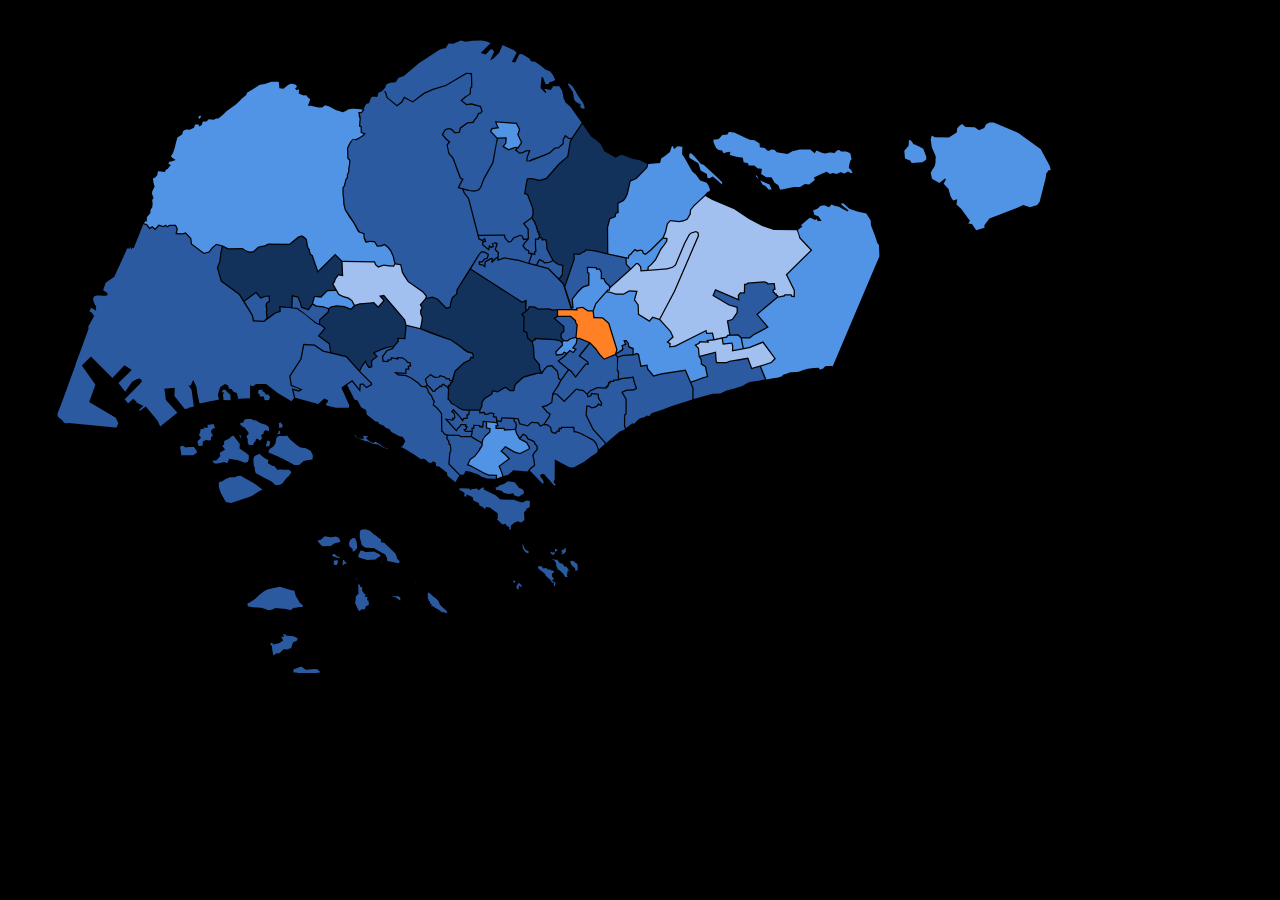
<file: maps/1988.html>
<!DOCTYPE html>
<html lang="en">
  <head>
    <meta charset="UTF-8" />
    <meta name="viewport" content="width=device-width, initial-scale=1.0" />
    <title>SG</title>
    <link rel="stylesheet" href="../styles/style.css" />
  </head>
  <style>
    path:hover {
      stroke: #fff !important;
      stroke-width: 0.5 !important;
    }
  </style>
  <body>
    <svg
      id="singapore-whole"
      version="1.1"
      viewBox="-5 -5 410 212.955"
      xmlns="http://www.w3.org/2000/svg"
    >
      <g>
        <path
          d="M 77.4114 128.454 C 77.4185 128.458 77.4232 128.461 77.4232 128.461 C 77.403 128.454 76.739 128.346 76.4497 128.201 C 76.1991 128.076 75.6059 127.898 75.3431 127.714 C 75.1154 127.554 74.6237 127.201 74.4369 127.126 C 74.2522 127.052 74.0618 127.149 73.8457 127.057 C 73.7802 127.029 73.299 127.01 73.1848 126.747 C 73.1832 126.746 73.1816 126.746 73.1794 126.745 C 73.177 126.744 73.1737 126.743 73.1701 126.742 C 73.1661 126.74 73.1613 126.739 73.1562 126.738 C 73.1505 126.736 73.1444 126.734 73.1376 126.733 C 73.088 126.722 73.026 126.714 72.9503 126.708 C 72.7574 126.695 72.5367 126.701 72.4156 126.688 C 72.3792 126.684 72.2926 126.683 72.1734 126.687 C 71.813 126.699 71.2705 126.756 71.2649 126.758 C 71.2649 126.758 71.2268 126.785 70.71 126.926 C 70.4702 127.479 70.4082 127.577 70.4082 127.577 C 70.393 127.605 70.3779 127.632 70.3633 127.656 C 70.3485 127.679 70.3224 127.716 70.3022 127.736 C 70.1446 127.894 69.7065 127.809 69.5554 127.784 C 69.5519 127.792 69.5491 127.797 69.5454 127.806 C 69.5454 127.806 69.4758 127.977 69.3535 128.373 L 70.0747 129.075 L 70.8795 129.49 L 71.3964 130.194 C 71.4008 130.199 71.3967 130.194 71.4011 130.2 L 71.4034 130.204 C 71.9512 130.863 71.956 130.931 71.956 130.931 C 71.9781 130.965 71.9983 130.999 72.0163 131.03 C 72.0358 131.064 72.0557 131.102 72.0689 131.135 C 72.0822 131.167 72.1024 131.25 72.0937 131.302 C 72.0937 131.302 72.0933 131.46 71.6789 131.812 L 71.4003 132.37 L 71.8043 133.114 L 71.7819 134.237 L 72.2562 135.035 C 73.3472 134.997 73.3578 135.007 73.4379 135.008 C 73.483 135.008 73.5242 135.008 73.564 135.009 L 73.7792 134.084 L 74.081 134.001 C 74.2365 133.833 74.2659 133.727 74.2659 133.727 C 74.2659 133.509 74.3491 133.244 74.5043 133.089 C 74.7029 132.89 75.0297 133.031 75.0297 133.031 C 75.0297 133.031 75.1456 132.985 75.4778 133.357 C 75.7053 133.501 75.802 133.506 75.802 133.506 C 75.8101 133.507 75.8689 133.506 75.9111 133.508 C 75.9757 133.362 76.0473 133.261 76.0473 133.261 C 76.1143 133.18 76.0441 133.127 76.24 132.931 C 76.24 132.931 76.3824 132.817 76.483 132.733 L 76.476 132.721 C 76.2073 132.632 76.14 132.162 76.1169 132.023 C 76.0665 131.72 76.556 131.475 76.7654 131.475 C 76.7654 131.475 76.9448 131.456 76.9666 131.456 C 76.9427 131.386 76.8847 131.212 76.8482 131.115 C 76.8098 131.012 76.8382 130.903 76.8707 130.831 C 76.9717 130.61 77.3393 130.258 77.5315 130.258 C 77.6509 130.258 78.1858 130.416 78.2752 130.416 C 78.2752 130.416 78.3777 130.435 78.5832 130.527 C 78.5973 130.198 78.6103 129.841 78.6103 129.841 C 78.6103 129.791 78.6099 129.742 78.6087 129.696 C 78.6075 129.644 78.6059 129.596 78.6033 129.552 C 78.6001 129.502 78.5965 129.459 78.5917 129.423 C 78.5873 129.389 78.5826 129.373 78.5785 129.357 C 78.5154 129.323 78.3851 129.21 78.1258 128.835 C 77.6458 128.572 77.4458 128.465 77.3751 128.428 C 77.3978 128.441 77.4247 128.457 77.4247 128.457 C 77.4231 128.456 77.4187 128.455 77.4113 128.454 Z M 81.6973 128.15 L 81.6977 128.15 C 81.7044 128.142 81.7146 128.132 81.7296 128.118 C 81.7296 128.118 81.7386 128.063 82.3015 127.72 L 82.3185 127.71 L 82.358 127.674 C 82.3894 127.763 82.4804 128.017 82.5035 128.086 C 82.5655 128.272 82.7639 128.299 82.8385 128.312 C 82.846 128.313 82.8522 128.315 82.8587 128.316 C 82.8626 128.317 82.8661 128.317 82.8695 128.318 C 82.8698 128.32 82.8699 128.32 82.8703 128.322 C 82.8703 128.322 82.8856 128.254 82.9399 129.05 L 82.7867 129.403 L 81.7853 129.421 L 81.718 129.321 L 81.7815 129.113 L 81.7831 129.108 C 81.8977 128.647 81.8542 128.513 81.8542 128.513 C 81.8338 128.37 81.7363 128.245 81.7072 128.162 C 81.7024 128.148 81.6991 128.148 81.6973 128.15 Z M 55.7686 134.171 C 55.8103 134.324 55.8852 134.575 56.0193 134.988 L 56.0804 135.176 L 55.8568 135.252 L 55.8661 135.281 L 57.0779 135.217 L 57.3573 135.147 L 57.4277 133.872 L 57.5174 133.818 C 58.1592 133.426 58.2201 133.439 58.2201 133.439 C 58.2506 133.426 58.2815 133.414 58.3106 133.405 C 58.3418 133.395 58.3853 133.386 58.4275 133.386 C 58.6157 133.386 59.1868 133.569 59.3786 133.569 C 59.3786 133.569 59.4771 133.586 59.962 133.372 L 60.0727 132.338 L 60.5269 132.187 L 60.5935 131.896 C 60.0841 130.966 60.1307 131.083 60.1307 131.083 C 60.115 131.058 60.1041 131.042 60.0975 131.033 C 60.0975 131.033 59.875 130.854 60.2638 130.124 L 60.2855 130.082 L 61.4323 129.263 C 61.4081 129.242 61.3557 129.173 61.3557 129.173 C 61.3557 129.173 61.0181 129.163 60.9843 128.637 L 60.9843 128.636 L 60.8574 128.282 L 59.4319 128.513 L 58.8995 128.513 L 58.9738 129.489 L 58.7363 129.464 C 57.7109 129.362 57.7697 129.338 57.7697 129.338 C 57.7399 129.333 57.7126 129.327 57.6854 129.321 C 57.6846 129.325 57.6593 129.419 57.707 129.622 L 57.7666 129.878 L 56.7258 129.838 L 56.4542 131.297 L 56.1826 131.602 L 56.205 131.828 L 56.8179 132.687 L 56.2568 133.294 L 56.2429 133.305 C 55.8105 133.637 55.7104 133.681 55.6764 133.691 C 55.68 133.722 55.6841 133.757 55.6919 133.8 C 55.6994 133.84 55.7091 133.884 55.7198 133.932 C 55.7198 133.932 55.7178 133.932 55.7182 133.942 C 55.7272 133.982 55.7371 134.023 55.7477 134.066 C 55.7477 134.066 55.747 134.082 55.7687 134.171 Z M 77.4524 135.861 C 77.4565 135.861 77.4607 135.861 77.4647 135.86 L 77.4643 135.855 C 77.4592 135.856 77.4559 135.859 77.4525 135.861 Z M 69.6727 132.398 C 69.6742 132.387 69.6595 132.323 69.5462 132.021 L 69.4285 131.771 L 69.1213 131.79 L 69.2328 132.136 L 69.5152 132.441 L 69.5895 132.94 L 69.6677 132.94 L 69.6677 132.396 C 69.6677 132.396 69.67 132.4 69.6716 132.4 L 69.6716 132.396 L 69.6728 132.398 Z M 91.9077 136.818 C 91.9093 136.821 91.9105 136.823 91.9105 136.823 C 91.9048 136.815 91.5157 136.719 91.3077 136.537 C 91.145 136.395 90.5623 136.033 90.3667 135.998 C 90.136 135.956 89.6378 135.939 89.4079 135.853 C 89.2754 135.803 88.7346 135.752 88.6216 135.752 C 88.3906 135.752 87.7127 135.194 87.4671 135.015 C 87.1993 134.821 86.7603 134.358 86.646 134.263 C 86.5042 134.145 85.6503 133.405 85.3831 133.182 C 85.1104 132.955 84.6089 132.273 84.4862 132.037 L 84.4822 132.036 C 84.4787 132.036 84.475 132.035 84.4706 132.034 C 84.4658 132.033 84.4608 132.032 84.4551 132.032 C 84.4488 132.031 84.4422 132.03 84.435 132.029 C 84.3583 132.021 84.2553 132.023 84.1456 132.029 C 84.1413 132.03 84.0378 132.025 83.7153 132.075 L 83.7006 132.077 L 82.0175 132.077 C 81.9772 132.077 81.9227 132.087 81.8465 132.108 C 81.8465 132.108 81.595 132.172 81.1694 132.392 L 80.945 132.803 L 80.6261 134.584 L 80.4172 134.819 L 79.9962 135.426 L 78.7983 136.247 L 78.4578 137.069 C 78.4677 137.257 78.529 137.417 78.529 137.417 C 78.529 137.417 78.5359 137.422 78.5824 137.45 C 78.6743 137.505 78.8243 137.565 79.018 137.638 C 79.1836 137.698 79.3855 137.772 79.6157 137.865 C 79.845 137.955 80.0989 138.062 80.3677 138.19 C 81.3937 138.681 81.3127 138.549 82.2922 139.073 C 83.2486 139.585 82.9551 139.317 83.2371 139.423 C 83.4174 139.491 84.2483 140.018 84.4737 140.131 C 84.6797 140.234 85.324 140.606 85.5358 140.726 C 85.5361 140.726 85.555 140.736 85.6108 140.767 C 85.6606 140.789 85.0937 140.477 86.5221 141.267 C 87.5021 141.432 87.573 141.4 87.573 141.4 C 87.6229 141.403 87.6702 141.406 87.7138 141.408 C 87.7625 141.409 87.8047 141.409 87.8415 141.408 C 87.8833 141.406 87.9087 141.403 87.9266 141.399 C 88.26 141.328 88.1953 141.371 88.3476 141.333 C 88.3476 141.333 88.4816 141.279 88.7577 140.93 L 88.7701 140.914 L 89.6987 140.127 L 89.742 140.116 C 90.2981 139.968 90.6264 139.88 90.8124 139.831 C 90.783 139.833 90.7685 139.834 90.8324 139.825 C 90.7873 139.829 90.7469 139.832 90.8906 139.815 C 90.8806 139.817 90.8699 139.82 90.8584 139.823 C 90.8714 139.822 90.8811 139.821 90.8812 139.821 C 90.8695 139.824 90.8697 139.823 90.8776 139.82 C 90.8606 139.822 90.8464 139.824 90.8348 139.825 C 91.1626 139.739 90.9997 139.783 90.9138 139.809 C 91.1311 139.751 90.9974 139.788 90.9185 139.812 C 91.1077 139.789 91.549 139.738 92.5064 139.632 L 92.6356 138.855 L 92.5946 138.067 C 92.0705 137.092 91.883 136.749 91.8337 136.664 C 91.8582 136.714 91.9136 136.821 91.9136 136.821 C 91.9132 136.82 91.9112 136.819 91.9078 136.818 Z M 79.4985 141.593 C 79.6243 141.668 79.7348 141.734 78.334 140.934 L 78.2125 140.865 L 78.416 139.679 C 78.1224 139.674 77.879 139.569 77.879 139.569 C 77.7989 139.534 77.7123 139.488 77.6267 139.44 C 77.6267 139.44 77.3871 139.322 76.9186 138.984 L 76.9109 138.979 L 76.736 138.825 L 76.7352 138.825 L 76.1084 138.359 L 75.8878 138.09 L 75.8863 138.089 C 75.7508 137.916 75.5852 137.892 75.5852 137.892 C 75.565 137.889 75.5484 137.889 75.5334 137.892 C 75.2399 137.937 75.1118 137.956 75.0513 137.986 C 74.9532 138.035 74.0607 138.44 74.0399 138.468 C 74.0398 138.468 74.0367 138.474 74.0275 138.491 C 74.0275 138.491 74.0318 138.479 74.0355 138.468 C 74.034 138.471 74.0304 138.477 74.0244 138.488 C 74.0244 138.488 74.033 138.465 74.0367 138.452 C 74.0191 138.481 73.9365 138.657 73.6437 139.333 C 73.6303 139.387 73.6236 139.424 73.605 139.628 C 73.5832 139.868 73.6189 140.557 73.6305 140.58 C 73.6456 140.611 73.6563 140.655 73.6614 140.682 C 73.6663 140.707 73.6712 140.738 73.6753 140.769 C 73.6753 140.769 73.6921 140.722 73.738 141.585 L 74.0569 142.224 L 74.0569 142.947 C 74.0569 142.947 74.0568 142.934 74.0623 142.957 C 74.0623 142.957 74.0563 142.942 74.053 142.936 L 74.053 142.947 C 74.053 142.947 74.0529 142.935 74.0584 142.958 C 74.0636 142.98 74.0704 143.009 74.0801 143.045 L 74.0789 143.043 C 74.117 143.174 74.2023 143.452 74.3843 144.024 C 74.4199 144.041 74.4412 144.05 74.4988 144.079 C 74.5944 144.127 74.7211 144.192 74.8718 144.27 C 75.0372 144.355 75.1234 144.399 75.1644 144.42 C 75.1395 144.405 75.1203 144.394 75.1949 144.433 C 75.1509 144.403 74.4837 144.051 79.5404 146.716 L 79.566 146.729 L 80.6354 147.756 C 81.4399 147.797 81.6569 147.803 81.7055 147.802 C 81.7032 147.802 81.702 147.802 81.702 147.802 C 81.7069 147.802 81.712 147.802 81.7173 147.801 C 81.7225 147.8 81.702 147.798 81.702 147.798 C 81.9405 147.798 82.4931 147.486 82.7167 147.425 L 82.7135 147.428 L 82.7095 147.431 C 82.7119 147.43 82.7141 147.43 82.7167 147.429 C 82.7115 147.43 82.7062 147.432 82.7006 147.433 L 82.7018 147.433 C 82.703 147.432 82.7042 147.431 82.7058 147.429 C 82.7074 147.428 82.7086 147.427 82.7104 147.425 C 82.9458 147.209 83.6577 146.179 83.7907 146.079 C 83.8436 146.039 84.5719 145.144 84.8029 145.078 C 84.8029 145.078 85.0744 144.772 85.1906 144.623 C 85.3343 144.438 85.5427 144.139 85.5427 144.139 C 85.5824 143.981 85.71 143.803 85.6758 143.615 C 85.648 143.462 85.5812 143.431 85.2107 143.153 C 85.0756 143.052 85.0192 142.955 84.9948 142.878 C 84.9582 142.878 84.9144 142.877 84.8579 142.877 C 84.3075 142.877 84.8197 142.922 84.091 142.922 C 83.3814 142.922 82.5294 142.807 82.3127 142.786 C 82.3003 142.784 82.2845 142.784 82.2562 142.785 C 82.2316 142.786 82.2021 142.788 82.1695 142.79 C 82.1695 142.79 82.1697 142.755 81.3585 142.918 L 81.2324 142.943 L 80.546 141.994 L 80.5367 141.953 C 80.5016 141.789 80.399 141.772 80.399 141.772 C 80.1437 141.748 79.652 141.649 79.4485 141.559 C 79.5101 141.596 79.6563 141.682 79.4988 141.593 Z M 38.3361 64.284 L 39.3165 64.551 L 40.2738 65.8668 L 41.1846 65.2971 L 42.1078 66.2205 L 43.387 64.825 L 44.9215 65.2639 L 45.4323 64.856 L 45.9685 65.2847 L 46.8182 64.7987 L 47.6524 64.7987 L 48.5277 64.7987 L 48.9966 65.7352 L 48.629 67.4511 L 51.014 67.5765 L 51.8165 67.2762 L 53.3472 68.9085 L 53.5701 70.7041 L 54.0823 71.088 L 57.7125 73.8109 L 59.5388 73.3241 L 60.5672 71.9526 L 61.7984 70.9263 L 63.5063 71.4007 L 62.9971 73.3333 L 62.6659 76.2079 L 61.8735 78.1328 L 63.1317 82.5963 L 68.9294 86.8331 L 73.1074 93.5411 L 73.4626 95.4381 L 77.0223 95.5566 L 80.719 92.8685 L 82.3897 92.2718 L 82.2845 90.9088 L 84.938 91.1132 L 87.5428 91.439 L 90.1584 93.2911 L 93.5084 96.0836 L 95.3857 96.8568 L 96.2269 97.6974 L 94.2087 100.051 L 97.7568 102.684 L 98.1437 105.199 L 96.0249 104.717 L 93.236 102.82 L 89.5641 102.583 L 89.0866 105.089 L 88.6494 107.382 L 85.0773 112.853 L 85.5501 116.041 L 87.4282 116.747 L 88.5132 117.248 L 88.1464 117.457 L 85.9038 116.835 L 86.6234 119.953 L 85.7978 120.964 L 81.3992 118.282 L 77.694 115.474 L 74.4578 115.474 L 73.4851 116.123 L 72.5425 115.853 L 72.5425 120.032 L 68.6887 120.133 L 68.3676 118.421 L 67.1101 117.85 L 66.6489 117.043 L 65.7914 116.935 L 65.4688 115.86 L 64.5061 115.447 L 63.0319 116.431 L 62.5606 117.61 L 62.2101 119.008 L 62.6102 120.406 L 56.3544 121.657 L 55.6208 118.305 L 55.3963 116.508 L 54.3106 114.064 L 53.5151 115.918 L 52.8194 115.918 L 53.7891 117.304 L 54.535 122.629 L 52.6128 123.109 L 52.7916 123.299 L 51.6238 123.455 L 48.2994 119.272 L 48.4178 116.678 L 45.0956 116.934 L 45.5754 120.536 L 49.2504 124.643 L 43.7445 129.067 L 42.9397 127.226 L 39.1386 122.618 L 37.3827 123.906 L 36.848 123.852 L 38.3415 122.517 L 36.2985 121.427 L 35.8776 121.813 L 36.2537 121.185 L 35.1037 120.179 L 33.4647 121.709 L 32.3774 120.351 L 37.3672 115.252 L 37.8849 114.604 L 37.7209 114.108 L 37.1583 113.686 L 36.3721 113.817 L 34.7477 114.746 L 32.5322 117.937 L 30.3794 115.137 L 34.6471 110.981 L 32.3032 109.418 L 28.4432 113.499 L 21.5645 106.62 L 18.6393 109.545 L 23.0054 115.703 L 20.9856 121.202 L 29.5134 126.252 L 30.3368 128.002 L 29.758 129.353 L 29.3471 129.353 L 14.4412 127.907 L 14.4048 127.917 C 13.9033 128.061 13.388 127.984 13.388 127.984 C 13.0698 127.932 12.7855 127.792 12.6435 127.473 C 12.539 127.238 12.3655 127.043 12.1769 126.871 C 11.394 126.158 10.4313 125.81 10.9767 124.641 C 11.0582 124.466 11.2198 124.062 11.4448 123.475 C 11.6475 122.946 11.9027 122.266 12.1978 121.472 C 12.4634 120.758 12.761 119.95 13.0823 119.075 C 13.6607 117.5 14.3146 115.707 14.9906 113.846 C 15.5314 112.357 16.087 110.824 16.6289 109.325 C 18.7908 103.343 16.8417 108.781 20.7535 97.8653 L 20.7651 97.8328 L 20.7651 96.8599 L 21.1806 96.2361 L 22.5751 93.6797 L 21.8121 92.5357 L 21.056 92.1572 L 21.6457 90.9762 L 23.2073 91.9382 L 23.2073 90.5172 L 23.171 90.4653 C 22.8912 90.0672 22.6932 89.6372 22.6842 89.6186 C 22.5261 89.2907 22.379 88.9117 22.3166 88.5482 C 22.1754 87.7246 22.4377 86.9052 24.5415 87.1156 C 25.434 87.2048 26.0276 87.2013 26.3747 87.1334 C 27.0378 87.0036 27.0394 86.5821 26.7059 86.2247 C 26.6179 86.1304 26.5086 86.0374 26.3933 85.9499 C 26.3933 85.9499 26.0914 85.7098 25.4716 85.3818 L 26.2842 83.0444 L 29.0507 81.0522 L 32.9694 72.5416 L 33.0569 72.016 L 34.0869 72.016 L 34.0869 71.4417 L 34.5636 72.3953 L 34.8878 71.6646 L 34.9102 71.8411 L 35.2941 71.8906 Z M 64.2337 117.209 L 64.6779 117.356 L 65.1623 117.945 L 66.2465 118.959 L 66.3092 120.64 L 64.082 120.572 L 63.9837 120.594 L 64.0085 120.109 L 63.9319 119.236 L 63.8073 118.768 L 64.2685 118.192 L 63.497 118.12 L 63.6564 117.651 L 63.9884 117.257 Z M 76.3986 117.223 L 76.5712 117.842 L 76.924 117.887 L 77.3535 118.347 L 77.499 118.88 L 78.2945 118.729 C 78.4689 119.122 78.6668 119.201 78.6667 119.201 C 78.6667 119.201 78.7732 119.282 78.8958 119.525 L 78.7364 120.293 L 78.5507 120.585 L 77.7234 120.68 L 77.1593 120.567 L 76.9712 119.438 L 75.6897 119.438 L 75.552 118.61 L 75.0792 118.442 L 75.1937 117.466 L 75.4661 117.342 Z M 82.1181 130.478 C 82.1292 130.568 82.1552 130.728 82.1552 130.728 C 82.1552 130.728 82.1414 130.782 82.1792 131.112 L 82.1985 131.278 L 82.3046 131.285 L 81.2049 131.499 C 81.1991 131.487 81.1939 131.477 81.1871 131.461 C 81.1632 131.405 81.1298 131.346 81.0997 131.289 C 81.2535 131.333 81.5242 131.376 81.6445 130.991 C 81.7009 130.81 81.6966 130.661 81.6924 130.561 C 81.6921 130.551 81.6921 130.542 81.6917 130.533 C 81.7105 130.535 81.9101 130.507 82.118 130.478 Z M 67.2037 131.959 L 69.2521 134.639 L 69.1654 136.112 L 71.2703 137.515 L 72.1215 138.289 L 72.1215 139.594 L 71.829 140.323 L 70.9685 140.682 L 68.7483 139.86 L 65.8851 139.412 L 65.2258 140.813 L 64.2499 140.436 L 62.1025 140.867 L 61.1948 140.943 L 60.3575 140.044 L 61.7156 139.909 L 63.0203 138.51 L 62.7765 137.532 L 64.5247 136.395 L 63.6007 135.218 L 64.1718 134.861 L 64.2554 133.697 L 65.7814 132.973 L 66.4554 132.3 Z M 78.163 133.633 C 78.163 133.633 78.1229 133.626 78.6853 133.671 L 78.9639 134.064 L 78.6954 135.386 C 78.3529 135.407 78.0257 135.431 77.6832 135.454 C 77.686 135.454 77.6984 135.311 77.6661 134.731 L 77.7551 134.642 L 77.766 134.625 C 78.1649 134.013 77.9633 133.869 77.9633 133.869 C 77.9285 133.816 77.877 133.787 77.8209 133.769 C 77.9887 133.697 78.1513 133.633 78.1629 133.633 Z M 50.8778 135.119 L 51.9372 135.755 L 52.9959 135.638 L 54.5459 135.638 L 55.1456 136.437 L 55.6092 137.271 L 54.3555 138.236 L 53.2033 138.236 L 50.4994 138.236 L 50.4042 137.186 L 50.0947 135.641 Z M 69.4951 144.809 L 73.8952 147.3 C 75.388 148.378 74.7917 147.951 75.4266 148.43 C 75.6148 148.572 75.8003 148.713 75.9714 148.846 C 76.0664 148.92 76.1573 148.992 76.2407 149.059 C 76.3928 149.18 76.4333 149.257 76.4411 149.292 C 76.4411 149.292 76.3818 149.479 75.8352 149.547 L 75.7896 149.552 L 72.9085 151.418 L 66.491 153.584 L 64.7831 153.274 L 63.4831 150.917 L 63.4815 150.914 L 63.4807 150.912 C 63.1649 150.304 62.9931 149.816 62.9552 149.716 C 62.6941 149.027 62.4538 148.21 62.494 147.566 C 62.5243 147.082 62.701 146.855 62.8554 146.754 C 62.8554 146.754 63.1311 146.585 63.4296 146.654 L 63.5116 146.672 L 64.7459 145.878 L 66.0452 145.31 L 67.7438 145.31 L 68.424 144.885 Z"
          id="Jurong"
        />
        <path
          d="M 102.438 28.4736 C 102.601 28.5288 102.426 28.4798 100.141 27.7662 L 100.124 27.7608 L 97.893 26.589 L 96.5658 26.1292 L 95.6512 26.8838 L 94.3867 26.8838 L 91.9909 26.3266 L 91.0591 26.3266 L 91.4902 25.1788 L 91.4918 25.1749 L 91.7827 24.2036 C 91.498 24.0012 91.4705 23.9807 91.3486 23.8994 C 91.1539 23.7695 90.7459 23.2445 90.5237 22.9667 C 90.5237 22.9667 90.3422 22.8286 89.8659 23.0271 L 89.7932 23.0573 L 89.2677 22.8599 L 88.1317 22.3545 L 88.2292 20.997 L 87.4515 21.3623 L 86.9524 20.7624 L 87.5792 20.192 L 87.1605 19.5643 C 86.1607 19.2893 86.0725 19.3043 86.0725 19.3043 C 86.0166 19.2935 85.9629 19.2839 85.9123 19.2756 C 85.856 19.2665 85.8043 19.2591 85.7583 19.254 C 85.7583 19.254 85.3103 19.2298 84.6238 19.7694 L 83.2247 20.8778 L 81.9192 20.74 L 81.7978 19.0968 L 81.6298 18.6371 L 80.4373 18.5876 L 79.357 18.641 L 77.2553 19.305 L 75.7215 19.579 C 71.6376 22.1012 71.5461 22.1532 71.7636 22.0131 C 71.5923 22.1165 71.7944 21.9886 71.8957 21.9229 C 71.8156 21.9703 71.7595 22.0027 71.7292 22.0178 C 71.7292 22.0179 71.7025 22.0382 71.6642 22.0914 C 71.6642 22.0914 71.5112 22.2804 71.3268 22.798 L 71.309 22.8475 L 69.6654 24.2639 L 69.6599 24.2693 L 67.983 25.9473 L 64.9782 28.0611 L 63.757 29.2816 L 62.4136 30.3915 L 61.6212 30.3915 L 60.9998 30.7878 L 59.2989 30.6229 L 58.5869 31.335 L 57.4215 31.3876 L 57.0539 32.4921 L 56.3072 32.9905 L 55.9357 32.2452 L 54.8717 32.3783 L 54.6039 33.3419 L 53.1344 34.016 L 51.9736 33.9054 L 51.0984 34.3914 L 50.7657 35.5547 L 49.2628 36.5013 L 48.8403 38.0361 L 48.8387 38.0407 L 48.3922 39.8255 L 47.9983 41.0081 L 47.996 41.0143 C 47.6384 41.8877 47.455 42.0592 47.455 42.0592 C 47.424 42.1026 47.3915 42.1443 47.3583 42.1815 C 47.3219 42.2223 47.2797 42.2627 47.2353 42.2937 C 47.2211 42.3036 47.1951 42.304 47.178 42.313 C 47.1861 42.3482 47.2362 42.504 47.5138 42.9137 L 48.6855 43.7201 L 47.3924 44.2046 L 46.8329 44.1536 L 46.3221 44.7039 L 47.1641 45.3764 L 46.7369 45.8045 L 46.1503 46.566 L 45.522 46.7758 L 45.279 47.5645 L 43.9495 47.3741 L 43.0224 47.2812 L 42.8228 48.4816 L 42.2586 49.2324 L 41.4066 49.5838 L 41.6024 50.857 L 41.6032 50.8594 L 41.9545 52.2672 L 41.2116 53.6952 L 41.1118 54.5009 L 41.6334 55.8933 L 41.1737 56.5257 L 41.3308 57.5829 L 41.2124 58.8306 L 40.6583 59.6053 L 40.6026 60.6718 L 39.4922 62.0031 L 39.4922 62.6664 L 39.4124 63.3885 L 38.9922 63.3181 L 38.5481 63.9272 L 39.5579 64.2027 L 40.3774 65.3296 L 41.2426 64.7894 L 42.0954 65.6416 L 43.2585 64.373 L 44.8325 64.8227 L 45.4322 64.3428 L 46.0064 64.8026 L 46.7114 64.3993 L 48.7752 64.3993 L 49.4175 65.6818 L 49.1188 67.0765 L 50.9513 67.1725 L 51.9264 66.8079 L 53.7271 68.729 L 53.9453 70.4859 L 57.7968 73.3744 L 59.3019 72.9727 L 60.2731 71.6778 L 61.7039 70.4851 L 63.8212 71.0726 L 65.56 71.9216 L 70.1404 71.8659 L 71.1766 72.557 L 72.3389 73.033 L 73.4997 72.9317 L 75.0466 71.4394 L 76.2291 71.1438 L 77.0447 71.0888 L 78.3308 70.4735 L 85.0981 70.5292 L 87.908 68.2135 L 89.1508 67.7793 L 90.1405 68.4596 L 90.7565 69.0765 L 91.097 71.3427 C 91.2892 71.8647 91.4677 72.0176 91.4677 72.0176 C 91.6341 72.1424 91.6922 72.3026 91.7122 72.4324 C 91.7178 72.4689 91.7134 72.5293 91.7114 72.5841 L 91.9722 73.7319 L 92.6308 74.2257 L 94.3278 79.1598 L 96.8854 76.6019 L 99.8121 73.7335 L 102.067 75.9889 L 112.529 76.1553 L 112.895 77.0717 L 113.66 77.7412 L 115.326 77.1498 L 116.982 77.4354 L 118.407 77.4865 L 118.749 76.9316 L 118.161 74.4711 L 117.401 72.8426 L 116.482 71.7072 L 115.54 70.9634 L 114.672 71.3721 L 113.172 71.4967 L 112.562 70.4 L 112.243 70.0354 L 110.746 69.9836 C 109.968 70.2558 109.806 70.2134 109.806 70.2134 C 109.764 70.2142 109.717 70.2115 109.672 70.2003 C 109.597 70.1816 109.533 70.1249 109.498 70.0842 C 109.464 70.0459 109.432 70.0001 109.403 69.9526 C 109.377 69.9095 109.35 69.8612 109.325 69.811 C 109.302 69.7657 109.279 69.7174 109.257 69.6678 C 109.257 69.6678 109.158 69.5452 108.862 68.619 L 108.853 68.5889 L 108.853 67.6113 C 108.853 67.4398 108.485 67.2437 107.886 67.0804 C 107.555 66.9901 107.127 66.7676 106.981 66.4751 L 105.597 63.8746 L 104.21 61.9311 L 102.853 59.7268 L 102.395 57.8406 L 102.284 55.826 L 102.117 54.5946 L 102.117 52.576 L 102.575 51.8315 L 103.082 49.7471 L 103.508 49.3191 L 103.508 48.4113 L 103.954 47.4639 L 103.954 46.3153 L 104.178 45.4175 L 104.282 43.8518 L 103.677 43.1908 L 103.562 39.9548 L 104.087 38.7311 L 104.095 38.7188 C 104.697 37.7347 104.802 37.6495 104.817 37.629 C 104.858 37.5736 104.898 37.5189 104.938 37.4665 C 104.982 37.4082 105.026 37.3524 105.069 37.3001 C 105.116 37.242 105.164 37.188 105.209 37.1398 C 105.317 37.0241 105.462 36.8968 105.6 36.8968 C 105.6 36.8968 105.859 36.9079 106.196 37.0485 L 107.558 36.3682 L 107.561 36.3658 L 108.642 35.718 L 108.93 35.3651 L 107.966 35.0756 L 107.911 33.0818 L 107.39 32.9665 L 107.623 30.4039 L 107.411 30.0324 L 107.213 28.3219 L 108.119 28.3219 L 108.626 27.6578 C 108.24 27.4834 107.995 27.4403 107.995 27.4403 C 107.627 27.4403 106.024 27.2731 105.545 27.2731 C 105.504 27.2731 105.451 27.2766 105.388 27.2832 C 105.331 27.2891 105.267 27.2975 105.198 27.308 C 105.136 27.3174 105.07 27.3282 105.002 27.3405 C 104.94 27.3515 104.877 27.3634 104.813 27.3761 C 104.673 27.4035 104.658 27.3824 103.621 27.65 C 102.931 28.1307 102.765 28.1895 102.765 28.1895 C 102.72 28.2144 102.675 28.2383 102.631 28.2599 C 102.583 28.2839 102.536 28.3056 102.491 28.3242 C 102.442 28.3447 102.392 28.3628 102.345 28.3745 C 102.303 28.385 102.244 28.3944 102.188 28.3873 C 102.289 28.42 102.601 28.5213 102.438 28.4736 Z M 47.0556 42.3567 L 47.0567 42.3564 L 47.0637 42.3541 L 47.0686 42.3501 C 47.0642 42.3521 47.06 42.3543 47.0557 42.3565 Z M 56.424 29.5161 L 56.7428 29.5494 L 56.8241 29.8087 L 56.5215 30.2483 L 56.5022 30.4921 L 56.335 30.4805 L 55.9845 30.0835 L 55.9512 29.801 L 56.3056 29.6826 Z"
          id="Chua Chu Kang"
        />
        <path
          id="Hong Kah"
          d="M 89.0825 68.225 L 90.3811 69.2752 L 90.7086 71.4604 L 91.3258 72.6861 L 91.6153 73.9644 L 92.2909 74.4705 L 94.1599 79.8939 L 99.8106 74.295 L 101.785 76.2725 L 101.96 80.4732 L 100.708 80.2538 L 99.6 81.8188 L 99.366 82.6466 L 98.7635 83.3779 L 99.1964 84.0917 L 99.6117 84.8113 L 99.8603 85.2384 L 97.1958 85.3467 L 95.1806 87.3622 L 93.0192 87.1779 L 92.326 89.6937 L 91.124 91.443 L 89.1643 90.7029 L 88.8251 89.2958 L 88.0032 87.3944 L 85.8827 86.9702 L 85.7014 90.8696 L 81.8465 90.4659 L 81.9694 91.9988 L 80.5333 92.5107 L 78.135 94.1313 L 77.9858 92.2299 L 78.1087 91.1855 L 77.8688 90.5332 L 78.0238 89.6644 L 78.9422 89.1145 L 78.872 87.0609 L 77.5062 87.134 L 75.9999 87.6342 L 74.4761 85.8089 L 70.6183 88.6552 L 69.2261 86.5548 L 63.4818 82.357 L 62.2943 78.1534 L 63.0577 76.3076 L 63.3941 73.4028 L 63.3941 73.3938 L 63.8825 71.5479 L 65.4707 72.3231 L 70.0275 72.2646 L 72.2679 73.4405 L 73.6747 73.3177 L 75.2453 71.8024 L 76.2924 71.5421 L 77.1493 71.4807 L 78.4245 70.8722 L 85.2393 70.9308 L 88.1114 68.5672 Z"
        />
        <path
          id="Boon Lay"
          d="M 74.4117 86.353 L 75.8683 88.1023 L 77.588 87.5289 L 78.486 87.4822 L 78.5357 88.8922 L 77.6612 89.4129 L 77.4564 90.5713 L 77.6992 91.2324 L 77.5822 92.2182 L 77.7548 94.4005 L 76.8861 95.1522 L 73.7975 95.0498 L 73.4875 93.3941 L 70.8347 88.9945 Z"
        />
        <path
          id="Bukit Gombak"
          d="M 102.188 76.3895 L 112.258 76.5504 L 112.56 77.308 L 113.575 78.1973 L 115.362 77.5596 L 116.938 77.8316 L 118.626 77.893 L 119.062 77.1822 L 120.629 77.4045 L 121.15 79.6979 L 121.717 80.7598 L 123.048 82.7899 L 127.719 86.0195 L 128.804 87.3592 L 128.634 87.9677 L 126.859 90.0329 L 127.426 91.0217 L 126.97 91.9344 L 127.043 93.122 L 127.514 94.1342 L 127.383 95.313 L 126.947 97.4953 L 122.668 96.4715 L 122.209 94.7602 L 115.449 86.8883 L 113.82 87.1779 L 115.174 88.6873 L 113.58 90.5185 L 112.223 89.1583 L 110.898 89.3075 L 107.655 89.5853 L 106.078 90.0856 L 105.309 88.62 L 104.148 87.7483 L 102.478 87.2568 L 101.112 86.6074 L 100.375 85.3203 L 99.2519 83.413 L 99.7287 82.8338 L 99.9685 81.9972 L 100.89 80.6925 L 102.381 80.9529 Z"
        />
        <path
          id="Bukit Batok"
          d="M 100.088 85.6275 L 100.828 86.9175 L 102.341 87.6342 L 103.967 88.111 L 104.996 88.8833 L 105.733 90.2962 L 104.824 91.2616 L 102.732 90.4776 L 100.349 90.1968 L 98.4973 90.5507 L 97.6521 91.0714 L 96.0083 90.5449 L 93.8323 90.2728 L 92.7443 89.679 L 93.3175 87.605 L 95.3298 87.7776 L 97.3654 85.7386 Z"
        />
        <path
          d="M 86.2605 87.4546 L 87.7184 87.7464 L 88.4459 89.4251 L 88.8235 91.0002 L 91.2751 91.9282 L 92.5728 90.0396 L 93.7065 90.6604 L 95.9189 90.9375 L 97.4697 91.4336 L 97.4233 92.2331 L 94.6049 94.8267 L 94.6096 94.9204 C 94.6551 95.9275 94.6196 95.9234 94.6196 95.9234 C 94.6176 95.9679 94.6155 96.0088 94.6126 96.0465 C 94.6115 96.0611 94.6099 96.0706 94.6087 96.0836 C 94.5157 96.0525 94.2773 95.9623 93.7126 95.7346 L 87.6943 91.0535 L 86.101 90.908 Z"
          id="Yuhua"
        />
        <path
          id="Bukit Timah"
          d="M 115.294 87.3212 L 121.846 94.9562 L 122.305 96.6587 L 121.939 100.666 L 119.582 100.614 L 119.825 101.646 L 118.392 103.369 L 117.374 103.369 L 115.362 103.846 L 111.826 105.361 L 112.905 106.607 L 111.282 107.886 L 111.282 109.752 L 110.682 109.928 L 110.147 109.123 L 110.141 109.117 L 109.544 107.789 L 108.038 109.907 L 107.535 110.998 L 103.49 106.505 L 98.5646 105.297 L 98.1259 102.459 L 94.7916 99.9845 L 96.7717 97.6736 L 95.6106 96.5152 L 94.9496 96.2636 L 95.0052 94.9999 L 97.8129 92.4198 L 97.8714 91.4076 L 98.6436 90.9308 L 100.36 90.6003 L 102.639 90.8694 L 104.935 91.7294 L 106.09 90.5037 L 107.734 89.9772 L 112.077 89.5764 L 113.601 91.1034 L 115.71 88.6813 L 114.598 87.4439 Z"
        />
        <path
          id="Ayer Rajah"
          d="M 89.8926 103.004 L 93.0982 103.211 L 95.8621 105.092 L 98.3394 105.651 L 103.271 106.862 L 107.444 111.499 L 111.22 115.313 L 111.232 115.5 L 109.843 116.293 L 108.851 115.252 L 107.623 115.319 L 107.514 116.934 L 105.283 114.175 L 101.75 116.58 L 104.332 122.319 L 104.154 123.036 L 100.053 123.062 L 96.9647 122.319 L 96.8741 121.804 L 97.3888 121.319 L 97.5438 120.652 L 96.2832 120.122 L 94.3792 121.845 L 87.0117 119.844 L 86.4472 117.402 L 88.1991 117.884 L 89.4042 117.2 L 85.912 115.755 L 85.4966 112.941 L 89.0298 107.532 Z"
        />
        <path
          d="M 171.417 174.953 C 171.478 174.986 171.538 175.025 171.592 175.065 C 171.649 175.107 171.709 175.155 171.769 175.206 C 171.824 175.252 171.879 175.301 171.935 175.352 C 172.035 175.444 172.138 175.544 172.237 175.644 C 172.305 175.712 172.446 175.823 172.99 176.454 L 172.999 176.466 L 173.533 177.305 C 174.09 177.258 174.186 177.27 174.186 177.27 C 174.186 177.27 174.249 177.269 174.354 177.245 C 173.998 177.015 174.074 176.799 174.074 176.799 C 174.074 176.799 174.113 176.708 174.112 176.206 L 174.112 176.184 L 174.347 175.126 L 175.11 175.608 L 174.805 175.175 C 174.466 175.004 174.413 174.78 174.413 174.78 C 174.413 174.78 174.409 174.769 174.4 174.751 C 174.391 174.732 174.378 174.708 174.362 174.679 C 174.347 174.654 174.331 174.626 174.312 174.596 C 174.312 174.596 174.305 174.551 173.898 173.984 L 173.073 173.81 L 172.738 173.014 L 171.799 172.85 L 170.87 171.637 L 170.444 171.78 L 169.66 171.574 L 169.287 171.769 L 170.065 171.991 L 170.504 172.771 L 170.629 173.738 C 170.834 174.045 170.928 174.372 171.001 174.595 C 171.076 174.826 171.111 174.868 171.152 174.868 C 171.193 174.868 171.238 174.878 171.284 174.894 C 171.329 174.908 171.374 174.929 171.417 174.953 Z M 170.241 180.093 L 170.241 180.095 L 170.241 180.094 L 170.241 180.093 Z M 135.871 131.985 L 139.428 132.125 L 139.908 132.458 L 143.316 132.458 L 144.042 132.977 L 144.05 132.982 C 146.411 134.351 145.745 133.941 145.795 133.968 C 145.855 134 145.909 134.028 145.951 134.049 C 145.998 134.072 146.042 134.093 146.082 134.103 C 146.082 134.103 146.08 134.102 146.095 134.11 C 146.11 134.117 146.128 134.127 146.15 134.141 C 146.15 134.141 146.193 134.143 146.665 134.522 L 146.665 135.128 C 146.293 135.681 146.241 135.694 146.241 135.694 C 146.223 135.714 146.208 135.728 146.196 135.739 C 146.183 135.75 146.188 135.748 146.188 135.748 C 146.14 135.772 146.099 135.814 146.075 135.844 C 146.053 135.872 146.031 135.903 146.012 135.935 C 146.012 135.935 145.91 136.054 145.699 136.706 L 144.377 138.387 L 142.816 139.539 L 141.965 141.495 L 142.8 141.692 L 143.584 142.084 L 144.244 142.415 L 147.303 144.11 L 148.948 144.846 L 151.265 144.924 L 151.208 145.79 L 148.438 145.712 L 147.169 145.302 L 146.39 145.006 L 145.718 144.405 L 144.002 143.882 L 143.183 143.51 L 141.572 143.221 L 141.046 144.462 L 139.897 144.514 L 136.438 140.961 L 136.718 137.547 L 137.065 136.805 L 136.855 134.708 L 136.431 134.471 L 136.431 133.803 L 135.761 132.797 Z M 155.109 146.585 L 156.081 146.74 L 157.27 146.939 L 157.601 147.343 L 158.735 148.738 L 159.448 148.962 L 159.913 149.212 L 160.177 149.89 L 160.309 150.418 L 158.606 151.591 L 157.222 151.179 L 156.857 150.45 L 155.526 150.679 L 153.888 150.319 L 153.041 149.599 L 151.314 149.318 L 151.169 148.512 L 151.763 148.512 L 152.384 147.981 L 154.018 147.353 Z M 147.374 148.474 L 147.409 149.24 L 151.155 151.092 L 152.709 152.473 L 157.003 152.515 L 158.537 153.054 L 158.543 153.055 C 159.49 153.332 159.464 153.3 159.464 153.3 C 159.507 153.31 159.548 153.319 159.587 153.326 C 159.629 153.335 159.669 153.343 159.705 153.348 C 159.744 153.354 159.785 153.358 159.82 153.358 C 159.869 153.358 159.922 153.346 159.963 153.332 C 160.002 153.32 160.044 153.304 160.086 153.286 C 160.124 153.27 160.163 153.252 160.204 153.232 C 160.204 153.232 160.315 153.208 161.001 152.776 L 162.149 152.915 L 162.149 154.432 L 161.974 154.989 L 161.025 155.377 L 160.976 155.815 L 160.65 156.214 L 160.289 156.472 L 160.416 158.968 L 159.477 159.763 L 158.256 159.438 L 157.277 159.764 L 156.084 160.773 L 156.046 162.017 L 155.555 162.017 L 155.555 161.176 L 154.819 160.992 L 154.406 160.164 L 153.388 160.474 L 151.54 158.661 L 151.831 158.68 L 151.89 157.965 L 151.843 156.845 L 149.325 155.032 L 147.934 154.81 L 148.09 155.511 L 147.577 155.34 L 146.911 154.757 L 146.002 154.362 L 145.793 153.565 L 144.738 153.06 L 144.072 152.764 L 143.861 151.711 L 143.02 151.337 L 143.017 151.336 L 141.843 150.721 L 141.843 151.534 L 141.159 151.429 L 141.239 150.267 L 139.49 149.25 L 139.715 148.851 L 142.708 148.89 L 142.962 149.498 L 143.504 149.137 L 145.173 148.904 L 145.731 149.461 L 146.69 148.742 Z M 159.98 166.87 L 160.36 168.006 L 160.924 168.664 L 161.727 168.971 L 161.727 169.629 L 160.865 169.413 L 160.316 168.669 L 160.314 168.666 C 159.861 168.1 159.851 167.982 159.851 167.982 C 159.845 167.969 159.843 167.963 159.839 167.953 C 159.859 167.923 159.872 167.891 159.88 167.865 C 159.893 167.817 159.895 167.768 159.894 167.724 C 159.894 167.685 159.89 167.643 159.884 167.602 C 159.884 167.602 159.853 167.381 159.699 166.923 Z M 173.65 167.807 L 173.689 169.135 L 173.151 169.707 L 172.007 170.03 L 171.998 170.014 L 172.581 169.515 L 172.328 169.009 L 172.306 168.985 C 172.257 168.936 172.199 168.904 172.144 168.868 L 172.183 168.881 L 173.13 168.361 Z M 170.189 168.295 C 170.189 168.295 170.386 168.241 170.757 168.457 L 170.782 168.471 L 171.423 168.632 C 171.254 168.64 170.865 168.699 170.435 169.057 L 170.406 169.081 L 170.298 169.275 L 170.252 169.081 C 170.186 168.805 170.183 168.651 170.183 168.651 C 170.163 168.432 170.189 168.295 170.189 168.295 Z M 168.986 169.064 L 169.248 169.423 L 170.283 169.302 L 169.829 170.113 L 169.642 170.207 L 168.919 169.794 L 168.766 169.304 Z M 175.545 172.07 L 176.208 172.181 L 177.01 172.823 L 177.404 173.181 L 177.441 173.775 L 177.479 175.023 L 176.95 175.254 L 176.692 175.297 L 176.658 174.476 L 176.216 174.035 L 175.532 173.471 L 175.028 172.21 Z M 165.109 173.721 L 166.053 173.861 L 166.407 174.525 L 167.446 174.395 L 167.857 174.888 L 168.702 174.888 L 168.99 175.217 L 169.74 175.296 L 169.9 175.775 L 169.171 176.179 L 169.277 177.186 L 169.804 177.674 L 169.751 178.131 L 168.967 178.217 L 170.386 179.126 C 170.272 179.788 170.229 180.067 170.229 180.099 C 170.211 180.11 170.08 180.155 169.836 180.211 L 169.836 178.941 L 169.229 179.093 L 168.697 178.141 L 167.471 177.125 L 166.796 176.027 L 165.54 175.073 L 165.534 175.07 C 165.027 174.732 164.876 174.526 164.876 174.526 C 164.838 174.48 164.82 174.446 164.82 174.446 L 164.818 174.436 L 164.721 174.08 Z M 156.842 178.272 C 157.118 178.409 157.204 178.439 157.204 178.439 C 157.231 178.449 157.26 178.459 157.286 178.465 C 157.286 178.465 157.369 178.495 157.499 178.565 L 157.263 179.089 L 156.893 178.997 Z M 158.628 179.125 C 159.178 179.667 159.23 179.686 159.23 179.686 C 159.263 179.715 159.296 179.742 159.326 179.765 C 159.358 179.79 159.393 179.815 159.422 179.833 C 159.54 179.903 159.58 180.152 159.623 180.41 C 159.623 180.41 159.586 180.418 159.555 180.424 L 158.567 179.986 L 158.567 181.176 L 158.178 181.154 L 157.777 180.351 Z"
          id="Telok Blangah"
        />
        <path
          id="Brickworks"
          d="M 134.46 115.723 L 134.844 116.182 L 135.47 116.337 L 135.625 116.782 L 135.917 116.951 L 135.777 120.441 L 136.306 120.813 L 136.955 121.834 L 137.011 121.857 C 137.898 122.263 138.061 122.338 138.146 122.378 C 138.094 122.338 138.089 122.332 138.181 122.395 L 138.146 122.378 C 138.149 122.381 138.151 122.384 138.155 122.387 C 138.155 122.387 138.176 122.396 138.19 122.402 C 138.296 122.476 138.562 122.668 139.503 123.364 L 139.52 123.376 L 140.687 123.903 L 142.498 124.002 L 142.434 125.073 L 141.799 125.219 L 141.881 126.149 L 140.734 126.331 L 140.553 126.769 L 140.029 126.026 L 137.643 123.399 L 136.888 124.292 L 137.695 124.906 L 137.897 125.611 L 137.941 126.105 L 137.713 126.334 L 137.265 126.155 L 137.301 126.784 L 134.774 126.468 L 138.69 130.745 L 139.251 129.73 L 139.892 129.227 L 140.167 128.682 L 141.392 128.639 L 141.313 129.203 L 141.737 129.227 L 141.556 129.741 L 140.799 129.958 L 141.407 130.827 L 143.463 130.85 L 143.217 132.061 L 140.035 132.061 L 139.561 131.731 L 135.73 131.581 L 134.873 131.324 L 134.589 130.713 L 134.151 130.49 L 134.057 124.885 L 133.58 124.148 L 132.495 122.914 L 131.422 122.019 L 131.752 120.989 L 131.223 120.199 L 130.834 119.126 L 129.872 117.97 L 129.579 116.943 L 128.968 116.335 L 129.281 116.072 L 130.079 116.78 L 130.571 117.327 L 130.913 117.912 L 131.741 118.029 L 132.325 117.18 L 132.72 117.072 L 133.408 116.384 L 133.963 116.481 L 134.262 115.761 Z"
        />
        <path
          d="M 142.352 105.436 C 142.35 105.436 142.348 105.436 142.346 105.436 L 142.335 105.44 L 142.34 105.44 C 142.341 105.44 142.343 105.44 142.345 105.44 C 142.367 105.442 142.396 105.445 142.436 105.451 C 142.471 105.457 142.511 105.464 142.556 105.473 C 142.597 105.481 142.64 105.49 142.686 105.5 C 142.686 105.5 142.716 105.487 143.576 105.723 L 143.813 106.131 L 143.794 106.752 L 143.197 106.628 L 142.803 107.599 L 141.985 107.982 L 140.983 108.44 L 138.029 111.197 L 137.164 114.118 L 136.665 114.152 L 136.532 113.592 L 135.407 113.503 L 134.98 113.049 L 133.954 112.726 L 133.346 112.548 L 132.918 113.13 L 132.918 113.158 C 132.915 113.159 132.912 113.159 132.907 113.16 C 132.898 113.162 132.885 113.163 132.869 113.163 C 132.651 113.163 133.297 113.183 131.734 113.137 L 130.878 112.592 L 130.369 112.119 L 128.471 113.827 L 129.054 115.741 L 128.61 116.113 L 127.462 115.985 L 126.627 115.057 L 124.12 113.238 L 122.569 112.587 L 120.08 112.348 L 119.734 112.06 L 122.615 112.271 L 122.664 110.899 L 123.565 110.899 L 123.465 109.951 L 124.207 109.852 L 123.949 108.436 L 123.114 108.332 L 122.71 107.793 L 121.427 106.869 L 119.462 106.753 L 119.552 107.201 L 117.59 106.827 L 117.536 107.471 L 116.506 107.619 L 116.506 108.058 L 115.288 107.947 L 115.168 106.783 L 116.54 104.907 L 118.376 104.259 L 118.657 103.681 L 120.263 101.752 L 120.092 101.023 L 122.304 101.074 L 122.685 96.8889 L 127.037 97.9283 L 129.571 98.9825 L 133.219 100.319 L 136.755 101.506 L 139.365 103.265 C 140.789 104.425 140.201 103.944 140.825 104.434 C 141.006 104.576 141.186 104.716 141.352 104.844 C 141.445 104.915 141.534 104.982 141.617 105.044 C 141.709 105.112 141.794 105.174 141.869 105.227 C 141.951 105.286 142.024 105.335 142.081 105.37 C 142.137 105.404 142.238 105.475 142.352 105.436 Z"
          id="Ulu Pandan"
        />
        <path
          id="Buona Vista"
          d="M 130.363 112.66 L 130.632 112.909 L 131.623 113.54 L 133.226 113.385 L 133.504 113.011 L 134.759 113.394 L 135.221 113.889 L 136.21 113.967 L 136.356 114.573 L 137.087 114.523 L 137.061 114.734 L 136.61 114.86 L 136.464 115.617 L 135.955 115.749 L 135.935 116.46 L 135.774 116.004 L 135.066 115.825 L 134.616 115.284 L 133.975 115.41 L 133.718 116.03 L 133.27 115.957 L 132.518 116.712 L 132.08 116.828 L 131.553 117.595 L 131.158 117.542 L 130.892 117.083 L 130.369 116.498 L 129.456 115.696 L 128.927 113.956 Z"
        />
        <path
          d="M 121.407 135.803 C 121.286 135.724 121.569 135.887 123.786 137.229 L 125.44 138.251 L 127.264 139.515 C 128.027 139.347 128.188 139.381 128.188 139.381 C 128.328 139.381 128.458 139.458 128.579 139.542 C 128.629 139.577 128.679 139.615 128.73 139.656 C 128.776 139.694 128.823 139.733 128.87 139.775 C 128.87 139.775 129.077 139.914 129.69 140.604 L 130.545 140.727 C 130.961 140.301 131.24 140.302 131.24 140.302 C 131.24 140.302 131.537 140.283 132.002 140.69 L 132.066 140.746 L 132.111 141.689 L 133.13 141.866 L 133.646 142.381 L 134.707 143.106 L 134.717 143.115 C 135.074 143.437 135.251 143.537 135.251 143.537 C 135.308 143.574 135.352 143.598 135.384 143.611 C 135.384 143.611 135.72 143.676 135.744 144.809 L 138.31 146.888 L 138.481 146.601 L 138.916 145.781 L 139.564 144.744 L 136.024 141.109 L 136.325 137.445 L 136.657 136.734 L 136.565 135.435 L 136.486 134.961 L 136.031 134.707 L 136.031 133.924 L 135.344 132.893 L 135.477 131.921 L 134.585 131.654 L 134.286 131.006 L 133.755 130.741 L 133.658 125.006 L 133.262 124.39 L 132.212 123.198 L 130.96 122.154 L 131.312 121.052 L 130.867 120.385 L 130.484 119.329 L 129.509 118.161 L 129.221 117.152 L 128.581 116.512 L 127.267 116.366 L 126.357 115.356 L 123.921 113.588 L 122.47 112.979 L 119.919 112.734 L 118.522 111.569 L 122.231 111.841 L 122.279 110.5 L 123.121 110.5 L 123.027 109.606 L 123.739 109.511 L 123.609 108.796 L 122.895 108.707 L 122.422 108.076 L 121.869 107.616 L 121.294 107.261 L 119.956 107.183 L 120.061 107.705 L 117.952 107.303 L 117.909 107.823 L 116.905 107.966 L 116.905 108.496 L 114.925 108.316 L 114.754 106.67 L 116.29 104.571 L 118.107 103.929 C 118.162 103.853 118.222 103.774 118.268 103.707 C 118.217 103.693 118.163 103.674 117.997 103.676 C 117.776 103.679 117.532 103.706 117.341 103.727 C 116.619 103.808 115.828 104.172 115.467 104.232 L 115.476 104.229 L 115.5 104.222 L 115.503 104.222 L 112.486 105.514 L 113.481 106.66 L 111.679 108.08 L 111.679 110.053 L 110.512 110.397 L 109.798 109.326 L 109.467 108.589 L 108.384 110.106 L 107.826 111.315 L 111.606 115.136 L 111.646 115.724 L 109.768 116.797 L 108.686 115.661 L 107.997 115.699 L 107.845 117.975 L 105.202 114.713 L 103.641 115.758 L 105.111 118.608 L 105.949 120.421 L 107.01 120.759 L 108.087 122.91 C 109.544 123.669 109.637 123.726 109.571 123.697 C 109.613 123.722 109.556 123.695 109.519 123.677 C 109.568 123.715 109.604 123.764 109.63 123.807 C 109.657 123.853 109.68 123.906 109.699 123.959 C 109.717 124.007 109.734 124.059 109.748 124.113 C 109.774 124.209 109.797 124.316 109.816 124.423 C 109.816 124.423 109.874 124.745 109.916 125.228 L 112.715 127.42 L 113.551 127.524 L 113.808 128.14 L 115.368 128.85 L 115.992 129.474 L 117.225 129.918 L 117.815 130.851 L 120.214 132.074 L 121.491 132.381 L 122.262 133.816 L 121.385 135.405 L 120.848 135.476 L 120.966 135.692 C 121.405 135.862 121.596 135.942 121.678 135.978 C 121.559 135.904 121.298 135.742 121.407 135.803 Z M 116.598 136.026 C 116.597 136.023 116.597 136.021 116.597 136.019 C 116.6 136.02 116.604 136.021 116.607 136.023 C 116.603 136.023 116.597 136.022 116.59 136.022 C 116.597 136.07 116.602 136.128 116.602 136.2 C 116.602 136.2 116.596 136.285 116.597 136.299 L 115.373 135.88 L 113.587 134.848 L 111.845 134.571 L 110.16 133.808 L 109.953 133.849 L 108.982 133.513 L 107.242 132.92 L 106.794 132.816 L 106.083 131.829 L 105.728 131.764 C 105.705 131.769 106.007 131.739 106.007 131.739 C 106.07 131.739 106.204 131.749 106.347 131.752 C 106.322 131.788 106.296 131.825 106.296 131.874 C 106.296 131.918 106.319 131.987 106.333 132.014 C 106.347 132.042 106.365 132.071 106.383 132.099 C 106.383 132.099 106.353 132.136 106.923 132.739 L 106.97 132.787 L 108.938 133.116 L 108.879 132.295 L 108.794 131.933 L 109.712 132.171 L 110.344 132.204 L 110.401 132.374 L 109.553 132.75 L 110.515 133.5 L 111.012 133.954 L 112.054 134.361 L 112.632 133.938 L 114.153 134.735 L 114.776 135.281 L 115.807 135.899 L 115.843 135.906 C 116.395 136.003 116.558 136.025 116.598 136.026 Z M 108.08 168.764 C 108.076 168.766 108.078 168.768 108.078 168.768 C 108.058 168.765 108.05 168.764 108.046 168.764 C 108.046 168.764 107.978 168.779 107.919 168.848 L 107.742 169.243 L 107.372 169.921 L 107.163 170.86 L 107.506 170.988 L 108.583 171.403 C 109.385 171.526 109.437 171.586 109.437 171.586 C 109.473 171.598 109.508 171.611 109.539 171.625 C 109.658 171.679 109.752 171.73 109.859 171.795 L 112.78 171.674 L 112.973 171.395 L 113.386 171.072 L 114.105 170.658 L 114.308 170.575 L 114.152 170.053 L 112.157 169.084 C 110.477 169.218 110.07 169.255 109.997 169.266 C 110.012 169.267 110.037 169.266 110.008 169.269 C 110.005 169.27 110.001 169.27 109.998 169.271 C 110.014 169.271 110.033 169.271 110.009 169.273 C 109.94 169.281 109.884 169.288 109.843 169.294 C 109.838 169.294 109.834 169.295 109.83 169.296 C 109.827 169.296 109.823 169.297 109.82 169.297 C 109.818 169.298 109.814 169.298 109.812 169.298 C 109.809 169.299 109.808 169.299 109.806 169.3 C 109.803 169.3 109.807 169.298 109.813 169.294 L 109.815 169.294 C 109.747 169.327 109.683 169.315 109.656 169.311 C 109.628 169.306 109.595 169.297 109.564 169.288 C 109.536 169.28 109.506 169.27 109.475 169.259 C 109.475 169.259 109.465 169.282 108.754 168.962 C 108.447 168.857 108.278 168.806 108.187 168.782 C 108.147 168.774 108.141 168.776 108.141 168.776 C 108.117 168.771 108.097 168.767 108.08 168.764 Z M 100.087 170.992 C 100.275 171.038 100.855 171.149 100.979 171.166 C 100.979 171.166 101.197 171.181 101.375 171.194 C 101.374 171.176 101.381 171.105 101.381 171.105 C 101.38 171.098 101.379 171.092 101.378 171.086 C 101.378 171.081 101.377 171.076 101.376 171.071 C 101.376 171.068 101.375 171.067 101.374 171.064 C 101.161 170.996 100.968 170.807 100.846 170.807 C 100.528 170.807 99.7032 169.919 99.5218 169.81 C 99.5125 169.805 99.5017 169.803 99.5017 169.803 C 99.4116 169.815 99.322 169.955 99.1527 169.983 C 99.1357 169.986 98.9122 170.242 98.8222 170.38 C 98.825 170.383 98.8277 170.386 98.8308 170.389 C 98.8718 170.428 98.9236 170.469 98.9824 170.512 C 98.9844 170.513 99.0513 170.571 99.2742 170.701 C 100.053 170.969 100.12 170.998 100.085 170.99 L 100.087 170.992 Z M 102.246 172.439 C 102.249 172.481 102.264 172.109 102.225 173.078 L 102.224 173.111 L 102.212 173.143 C 102.156 173.286 102.103 173.386 102.053 173.463 C 102.091 173.481 102.086 173.483 102.188 173.522 L 102.495 173.509 L 102.537 173.077 L 103.378 172.996 L 103.318 172.558 L 102.925 172.459 L 102.757 171.979 C 102.687 171.905 102.677 171.898 102.624 171.849 C 102.581 171.809 102.54 171.775 102.504 171.749 C 102.5 171.747 102.498 171.745 102.495 171.743 C 102.488 171.747 102.391 171.813 102.281 171.893 C 102.245 172.361 102.245 172.412 102.246 172.417 C 102.247 172.4 102.248 172.389 102.246 172.439 Z M 101.84 173.665 L 101.843 173.664 L 101.844 173.663 L 101.84 173.665 Z M 106.608 177.556 C 106.612 177.624 106.621 177.786 106.641 178.124 L 106.729 178.191 L 106.747 177.559 C 106.738 177.56 106.689 177.557 106.682 177.557 C 106.657 177.558 106.633 177.559 106.61 177.56 L 106.61 177.556 L 106.61 177.556 L 106.608 177.556 Z M 125.319 179.044 L 125.324 179.044 C 125.333 179.059 125.338 179.069 125.346 179.082 L 125.625 179.082 C 125.625 179.082 125.917 179.053 125.934 179.055 C 125.61 179.048 125.371 179.044 125.318 179.043 L 125.319 179.044 Z M 88.408 185.426 C 88.3882 185.4 88.3696 185.373 88.3561 185.346 C 88.3561 185.346 88.3737 185.376 88.3993 185.421 C 88.3817 185.397 88.3653 185.373 88.353 185.348 C 88.353 185.348 88.6992 185.95 88.5555 185.689 C 88.6163 185.793 88.6242 185.802 88.434 185.463 C 88.4364 185.466 88.4388 185.468 88.4412 185.471 C 88.4707 185.504 88.5062 185.538 88.5434 185.572 C 88.577 185.603 88.6139 185.636 88.6525 185.668 C 88.6525 185.668 88.7296 185.768 89.4325 186.244 L 89.3567 186.887 L 88.2362 186.839 L 88.2098 186.845 C 87.2162 187.07 87.0056 187.107 86.9768 187.105 C 86.9831 187.102 86.9957 187.098 86.9957 187.098 C 86.9893 187.099 86.983 187.1 86.9768 187.101 C 86.9831 187.098 86.9949 187.094 86.9949 187.094 C 86.9493 187.102 86.9093 187.108 86.8765 187.112 C 86.8384 187.117 86.8208 187.118 86.8068 187.118 C 86.7496 187.118 86.6907 187.136 86.6459 187.153 C 86.6042 187.169 86.5592 187.191 86.5143 187.215 C 86.4736 187.236 86.4305 187.261 86.3866 187.287 C 86.3471 187.311 86.3065 187.336 86.2651 187.363 C 86.2651 187.363 86.0547 187.49 85.5424 187.881 L 84.1131 187.51 L 80.705 187.226 L 79.4638 187.79 C 78.6473 187.886 78.4429 187.903 78.4054 187.902 C 78.4126 187.9 78.4229 187.899 78.4229 187.899 C 78.4149 187.899 78.4074 187.899 78.4004 187.9 C 78.4062 187.897 78.4222 187.895 78.4222 187.895 C 78.3887 187.897 78.3644 187.898 78.3471 187.898 C 78.3471 187.898 78.3318 187.895 78.286 187.882 C 78.2433 187.871 78.1905 187.855 78.1265 187.834 C 78.0694 187.815 78.0053 187.793 77.9362 187.769 C 77.874 187.746 77.8082 187.722 77.7396 187.697 C 77.4211 187.579 77.8517 187.769 76.308 187.133 L 76.2747 187.119 L 76.2383 187.118 C 75.1049 187.084 75.4321 187.088 74.7974 187.047 C 74.5958 187.034 74.3832 187.019 74.1675 187.002 C 73.898 186.981 73.6236 186.957 73.3581 186.929 C 73.2106 186.913 73.0662 186.896 72.9271 186.878 C 72.7725 186.858 72.6251 186.836 72.4875 186.813 C 72.3345 186.788 72.1948 186.76 72.0727 186.731 C 71.9772 186.709 71.9123 186.686 71.8437 186.663 L 71.6703 185.712 L 72.5432 185.324 L 74.1319 184.302 L 75.3631 183.072 L 76.9015 181.917 L 78.0306 181.273 L 79.7795 180.89 L 82.1242 180.399 L 85.5307 181.389 L 86.7511 181.694 L 87.0637 183.05 L 87.0777 183.075 C 87.8087 184.364 88.2064 185.067 88.408 185.426 Z M 119.623 184.109 C 119.705 184.155 119.833 184.23 120.132 184.418 L 120.198 184.46 L 120.252 184.662 C 120.416 184.728 120.571 184.772 120.692 184.789 L 120.613 183.718 L 120.298 183.598 L 119.582 183.36 L 118.196 183.506 L 118.189 183.689 C 118.723 183.742 118.983 183.754 118.983 183.754 C 119.025 183.756 119.064 183.757 119.099 183.757 C 119.287 183.757 119.439 183.806 119.512 183.948 C 119.522 183.968 119.53 183.987 119.535 184.005 C 119.54 184.022 119.543 184.038 119.544 184.052 C 119.545 184.057 119.545 184.061 119.546 184.065 C 119.562 184.074 119.587 184.088 119.622 184.109 Z M 85.6679 200.134 C 85.6722 200.134 85.6762 200.135 85.6801 200.135 L 85.6817 200.135 C 85.6688 200.172 85.6067 200.351 85.5809 200.42 C 85.5934 200.378 85.6215 200.289 85.6732 200.131 C 85.6692 200.13 85.6651 200.13 85.6606 200.129 C 85.6606 200.129 85.5648 200.129 85.3851 200.05 L 85.2675 199.997 L 84.7305 200.475 L 83.2795 200.419 L 82.0406 201.601 L 80.8837 201.767 L 79.9852 202.441 L 79.6587 200.762 L 79.5418 199.354 L 79.1487 199.018 L 79.0744 198.386 L 79.6339 198.422 L 79.9914 198.899 L 81.9934 198.413 L 83.1031 197.63 L 82.5281 196.287 L 83.466 196.508 L 83.069 195.542 L 83.5596 195.634 L 84.2963 196.088 L 86.4159 196.199 L 86.9916 196.513 L 87.822 196.927 L 87.4382 197.738 L 86.3122 198.188 L 86.2828 198.276 C 85.9524 199.268 85.7663 199.831 85.6677 200.134 Z M 93.4116 209.415 C 93.4173 209.249 93.414 209.289 93.4097 209.365 C 93.4154 209.174 93.3969 209.55 93.3969 209.528 C 93.3969 209.506 93.4001 209.478 93.405 209.45 C 93.4026 209.494 93.4008 209.53 93.4008 209.528 C 93.4008 209.511 93.4028 209.489 93.4062 209.467 C 93.3986 209.679 93.3801 210.144 93.3412 211.076 L 93.2917 211.961 L 92.4645 212.375 L 92.0156 212.241 L 90.8827 211.466 L 90.0175 211.923 L 89.814 211.474 L 88.9698 210.574 L 88.606 209.949 L 88.2694 208.77 L 87.5761 207.825 L 86.4416 207.825 L 86.4006 206.879 L 88.8962 205.912 L 90.4261 206.95 L 93.1485 206.724 L 94.0183 206.826 L 94.8998 207.511 L 94.8998 207.847 L 94.0199 207.95 L 93.9727 208.05 C 93.457 209.134 93.5099 209.11 93.5099 209.11 C 93.4915 209.159 93.4744 209.205 93.4596 209.248 C 93.4433 209.297 93.4292 209.344 93.4186 209.385 C 93.4162 209.395 93.4139 209.405 93.4116 209.415 Z M 109.562 161.979 L 110.928 162.434 L 111.767 163.273 C 112.331 163.837 112.596 163.861 112.596 163.861 C 112.599 163.862 112.609 163.864 112.631 163.875 C 112.672 163.894 112.721 163.925 112.782 163.968 C 112.782 163.968 112.972 164.091 113.317 164.436 L 113.329 164.447 L 113.341 164.456 C 114.313 165.163 114.378 165.157 114.378 165.157 C 114.391 165.164 114.403 165.171 114.415 165.179 L 114.481 166.107 L 115.493 166.321 L 119.148 169.785 L 119.678 171.375 L 120.451 172.241 L 120.253 172.839 L 117.668 172.385 L 117.661 172.384 L 116.461 172.127 L 116.419 171.273 L 115.89 170.111 L 115.831 170.079 C 114.095 169.146 114.83 169.538 114.076 169.115 C 113.861 168.994 113.647 168.873 113.45 168.759 C 113.341 168.696 113.237 168.636 113.141 168.578 C 113.034 168.515 112.936 168.455 112.851 168.403 C 112.757 168.344 112.682 168.294 112.626 168.255 C 112.566 168.212 112.572 168.227 112.572 168.227 C 112.519 168.121 112.408 168.09 112.34 168.071 C 112.277 168.054 112.197 168.04 112.109 168.028 C 112.03 168.017 111.94 168.007 111.844 167.999 C 111.757 167.991 111.664 167.985 111.568 167.978 C 111.481 167.973 111.391 167.967 111.298 167.963 C 111.132 167.955 110.96 167.949 110.791 167.944 C 110.329 167.93 110.507 167.925 109.551 167.924 L 108.353 167.081 L 107.934 165.499 L 107.699 164.747 L 107.699 162.838 L 108.021 162.155 Z M 96.4389 164.209 C 97.8296 164.477 97.6115 164.424 97.8698 164.465 C 97.9377 164.476 98.002 164.486 98.0609 164.495 C 98.1264 164.504 98.1857 164.512 98.2366 164.518 C 98.2919 164.524 98.347 164.528 98.3828 164.528 C 98.4206 164.528 98.4673 164.525 98.5167 164.52 C 98.5616 164.515 98.6135 164.508 98.6684 164.5 C 98.7179 164.493 98.7707 164.484 98.8263 164.475 C 98.9028 164.463 98.8614 164.488 99.977 164.258 L 100.961 164.652 L 101.482 165.788 L 101.12 166.15 L 99.6365 166.48 L 98.3736 167.358 L 95.8245 167.411 L 95.1257 166.962 L 94.3728 165.995 L 94.1344 165.586 L 95.0793 165.406 Z M 105.731 164.785 C 105.731 164.785 105.83 164.793 106.113 164.85 L 106.493 165.467 L 106.712 166.263 L 106.854 167.762 L 106.731 168.131 L 106.348 168.608 L 105.591 169.166 L 105.382 168.93 L 105.382 168.302 L 104.817 167.83 L 104.816 167.829 L 104.362 167.394 L 104.187 166.126 L 104.495 166.084 L 104.443 165.54 L 104.649 165.319 L 105.053 165.127 L 105.322 164.82 C 105.671 164.784 105.731 164.785 105.731 164.785 Z M 100.146 171.875 C 100.146 171.875 100.19 171.887 100.512 171.93 L 100.692 172.138 L 100.708 172.467 L 100.533 172.913 L 100.318 173.376 L 99.5653 173.376 L 99.2728 172.93 C 99.351 172.6 99.378 172.52 99.378 172.52 C 99.3812 172.511 99.3827 172.508 99.3827 172.508 C 99.4495 172.374 99.3633 172.149 99.32 171.998 C 99.6085 171.958 100.127 171.87 100.146 171.875 Z M 114.508 172.27 C 114.512 172.27 114.516 172.271 114.52 172.271 C 114.525 172.271 114.529 172.271 114.533 172.272 L 114.535 172.272 C 114.522 172.256 114.575 172.346 114.704 172.556 L 114.686 172.597 L 114.426 172.505 Z M 107.124 179.174 L 107.274 179.542 L 107.721 179.826 L 107.86 180.477 L 108.451 180.536 L 108.412 181.72 L 108.839 182.148 L 108.991 182.63 L 109.531 182.669 L 109.531 182.97 C 109.226 183.251 109.309 183.451 109.309 183.451 C 109.335 183.529 109.399 183.576 109.437 183.597 C 109.437 183.597 109.58 183.669 110.132 183.681 L 109.986 184.682 L 110.456 184.728 L 110.564 185.626 C 110.6 185.89 110.589 185.842 110.594 185.922 C 110.598 185.983 110.601 186.039 110.6 186.087 C 110.599 186.094 110.599 186.101 110.599 186.107 L 110.599 186.113 C 110.443 186.202 110.052 186.451 109.884 186.501 C 109.558 186.599 109.439 187.354 109.426 187.369 C 109.344 187.472 109.175 187.66 109.122 187.68 C 109.111 187.68 109.096 187.68 109.074 187.679 C 109.074 187.679 109.027 187.703 108.448 187.572 L 108.346 187.549 L 107.617 188.22 L 107.131 187.682 L 106.929 187.603 L 107.079 187.353 L 106.724 187.021 L 106.816 186.472 L 106.487 186.527 L 106.407 186.021 L 106.144 185.494 L 106.072 185.337 L 106.304 185.069 L 106.425 183.359 L 106.786 183.275 L 106.806 182.847 L 107.282 182.783 L 107.214 180.176 Z M 127.159 180.099 L 127.162 180.104 C 127.165 180.107 127.167 180.11 127.17 180.114 C 127.173 180.119 127.176 180.124 127.179 180.128 C 127.209 180.175 127.219 180.19 127.219 180.19 L 127.218 180.206 L 127.114 180.106 C 127.128 180.104 127.149 180.1 127.159 180.099 Z M 129.804 182.237 L 131.311 183.565 L 132.123 184.148 L 132.886 184.973 L 133.37 186.11 L 134.182 186.987 L 135.291 187.908 L 135.711 188.456 L 135.662 188.846 L 135.317 188.797 L 135.019 188.605 L 133.848 188.482 L 133.437 188.032 L 132.524 187.489 L 131.833 187.09 L 130.939 186.555 L 130.58 186.569 L 130.697 185.88 L 130.194 185.788 L 130.151 185.028 L 129.74 185.008 L 129.74 184.413 L 129.466 184.244 L 129.447 182.416 Z M 95.573 213.257 L 95.7169 213.463 L 95.6024 213.899 L 95.4329 213.538 Z M 94.8108 216.008 L 95.1056 216.401 L 94.7821 216.678 L 94.8355 217.535 L 94.5206 217.693 L 94.0911 217.303 L 94.276 216.237 Z"
          id="Pasir Panjang"
        />
        <path
          id="Bukit Panjang"
          d="M 111.543 23.4282 C 111.561 23.4293 111.57 23.4297 111.562 23.4297 C 111.556 23.4357 111.551 23.4402 111.539 23.4531 C 111.523 23.4712 111.506 23.4959 111.486 23.5233 C 111.486 23.5233 111.367 23.635 111.083 24.2634 L 110.656 25.5388 L 109.84 25.6909 L 109.375 26.2818 C 109.247 26.8705 108.939 27.1653 108.939 27.1653 C 108.903 27.1975 108.861 27.2216 108.819 27.2472 C 109.017 27.385 108.579 27.0801 109.056 27.411 L 109.228 27.531 L 108.316 28.7186 L 107.684 28.7186 L 108.029 30.3451 L 107.819 32.6502 L 108.301 32.7585 L 108.357 34.7711 L 109.62 35.1513 L 108.907 36.0231 L 107.763 36.7105 L 106.423 37.4331 L 106.339 37.4009 C 106.008 37.2837 105.799 37.0219 105.64 37.0235 C 105.597 37.0239 105.476 37.0704 105.3 37.4477 L 105.297 37.4567 L 104.449 38.9017 L 104.443 38.9137 L 104.438 38.9257 L 103.967 40.0344 L 104.072 43.0269 L 104.692 43.7056 L 104.575 45.4812 L 104.353 46.3647 L 104.353 47.5523 L 103.908 48.5031 L 103.908 49.483 L 103.443 49.9481 L 102.949 51.9871 L 102.516 52.692 L 102.516 54.5554 L 102.683 55.787 L 102.794 57.7849 L 103.224 59.5635 L 105.935 63.6589 L 107.368 66.1893 L 107.81 66.6749 L 109.196 67.1897 L 109.249 68.509 L 109.843 69.7259 L 110.711 69.5796 L 112.431 69.641 L 112.89 70.1705 L 113.396 71.0773 L 114.563 70.9778 L 115.593 70.4952 L 116.765 71.4225 L 117.739 72.6248 L 118.541 74.336 L 119.126 76.7874 L 120.957 77.0478 L 121.53 79.5547 L 123.343 82.5063 L 127.994 85.7212 L 129.243 87.2658 L 129.096 87.7923 L 130.919 87.374 L 132.714 88.1433 L 135.423 90.9516 L 136.44 90.7147 L 136.666 89.2345 L 137.172 87.6636 L 138.511 86.5169 L 138.655 85.142 L 145.712 73.8475 L 146.566 72.888 L 147.154 72.9436 L 147.733 72.9962 L 149.117 73.8825 L 148.646 75.2867 L 147.639 75.6436 L 146.993 76.489 L 146.145 76.53 L 146.201 76.9483 L 147.116 77.1238 L 147.537 77.4251 L 147.619 76.1643 L 148.593 75.6787 L 149.722 75.0118 L 150.488 75.237 L 150.263 75.9186 L 150.974 75.1727 L 151.784 74.5905 L 151.866 73.3824 L 151.246 72.8939 L 150.83 72.2415 L 151.205 71.3844 L 151.36 70.539 C 150.944 70.4478 150.711 70.4044 150.711 70.4044 C 150.678 70.3999 150.65 70.3954 150.626 70.3924 C 150.598 70.3894 150.582 70.3864 150.573 70.3864 C 150.573 70.3864 150.499 70.4387 150.412 70.5561 L 150.737 71.3576 L 149.833 71.931 L 149.348 71.5595 L 149.105 72.7822 L 146.829 70.9071 L 146.894 69.7897 L 147.692 69.5673 L 147.575 69.2514 L 147.017 69.6902 L 145.703 69.1198 L 142.349 56.1286 L 140.997 54.3471 L 140.445 53.0542 L 139.003 52.6827 L 139.59 51.3926 L 140.412 49.9592 L 139.751 49.5848 L 137.365 43.2018 L 135.993 41.6368 L 135.791 40.3175 L 135.434 38.8373 L 136.145 37.9071 L 135.314 37.284 L 133.902 35.5581 L 134.987 33.7679 L 136.183 33.4431 L 137.21 33.7123 L 138.242 34.7946 L 139.453 34.6337 L 139.681 33.3408 L 140.86 32.472 L 142.12 31.6119 L 143.855 31.4716 L 144.302 30.6262 L 144.978 29.9007 L 145.595 28.5639 L 146.256 28.5141 L 146.619 28.0783 L 146.2 26.6888 L 143.483 25.9545 L 141.793 26.1534 L 139.898 24.6469 L 141.345 23.3101 L 142.366 22.7718 L 142.869 22.3564 L 142.963 20.5077 L 143.346 20.2239 L 143.255 16.2046 L 141.857 16.1637 L 135.294 20.0221 L 131.202 21.2449 L 128.345 22.5291 L 124.668 25.3081 L 123.103 24.4715 L 122.024 23.8893 L 121.319 25.2525 L 119.605 26.5396 L 116.239 23.7811 L 115.748 22.064 L 115.432 21.71 L 115.429 21.701 C 115.195 21.3769 115.046 21.3032 115.046 21.3032 C 115.026 21.3152 114.939 21.37 114.856 21.5665 L 114.823 21.6396 L 113.674 22.1164 L 113.27 23.4854 L 113.115 23.4794 C 112.249 23.4487 111.782 23.4322 111.546 23.4241 L 111.543 23.4271 Z"
        />
        <path
          id="Leng Kee"
          d="M 137.651 124.007 L 139.725 126.286 L 140.641 127.591 L 141.015 126.692 L 142.314 126.488 L 142.226 125.528 L 142.814 125.394 L 142.896 124.013 L 145.929 124.013 L 145.929 124.87 L 147.417 124.779 L 147.628 125.367 L 148.739 125.318 L 149.634 124.908 L 150.398 125.098 L 150.228 126.087 L 151.205 126.222 L 151.401 127.632 L 147.037 127.213 L 146.87 128.983 L 146.282 128.93 L 146.282 128.538 L 144.051 128.489 L 143.969 129.445 L 143.431 129.398 L 143.495 130.452 L 141.617 130.428 L 141.448 130.188 L 141.863 130.068 L 142.29 128.857 L 141.77 128.825 L 141.854 128.222 L 139.915 128.29 L 139.576 128.968 L 138.941 129.466 L 138.608 130.065 L 135.8 127 L 137.725 127.24 L 137.698 126.757 L 137.806 126.801 L 138.365 126.242 L 138.052 124.674 L 137.467 124.227 Z"
        />
        <path
          id="Bukit Merah"
          d="M 147.4 127.64 L 148.072 127.664 L 148.072 129.708 L 149.16 129.875 L 149.125 130.706 L 147.602 132.104 L 147.587 132.139 C 147.262 132.795 147.286 132.879 147.286 132.879 C 147.282 132.897 147.279 132.92 147.277 132.941 L 147.271 132.944 C 147.267 132.945 147.264 132.948 147.259 132.95 C 147.259 132.95 147.204 132.981 147.069 132.996 L 146.923 133.014 L 146.721 134.096 L 143.606 132.163 L 143.91 130.668 L 143.858 129.837 L 144.332 129.878 L 144.416 128.895 L 145.885 128.93 L 145.885 129.299 L 147.233 129.416 Z"
        />
        <path
          id="Tanglin"
          d="M 143.144 78.8759 L 159.678 89.4655 L 159.783 89.404 C 160.256 89.1195 160.5 89.053 160.5 89.053 C 160.519 89.047 160.522 89.0485 160.538 89.044 C 160.547 89.0813 160.555 89.1126 160.564 89.1727 C 160.576 89.2531 160.587 89.3492 160.596 89.4564 C 160.605 89.5529 160.614 89.6581 160.62 89.7694 C 160.625 89.8696 160.627 89.9746 160.631 90.0824 C 160.639 90.2767 160.646 90.4783 160.649 90.6792 C 160.658 91.2288 160.669 90.9665 160.646 92.1418 L 159.321 93.0253 L 160.096 94.0316 L 159.956 98.7032 L 161.009 99.0572 L 161.278 100.859 L 162.728 102.105 L 163.117 103.6 L 163.325 107.28 L 165.039 109.342 L 165.106 110.755 L 165.647 111.788 L 164.668 111.735 L 162.778 112.227 L 159.994 113.063 L 158.447 114.397 L 157.306 115.468 L 157.016 116.623 L 156.844 117.363 L 155.838 117.363 L 154.343 116.223 L 153.135 116.978 L 151.764 117.762 L 150.152 117.396 L 149.775 118.528 L 147.61 119.882 L 146.66 121.126 L 146.59 122.445 L 146.005 123.615 L 142.72 123.615 L 140.781 123.507 L 139.725 123.03 L 137.239 121.529 L 136.601 120.535 L 136.183 120.239 L 136.344 116.059 L 136.809 115.939 L 136.955 115.179 L 137.409 115.053 L 138.383 111.414 L 141.211 108.775 L 143.112 107.895 L 143.443 107.087 L 144.18 107.242 L 144.218 106.028 L 143.84 105.382 L 142.144 104.893 L 139.596 102.936 L 136.935 101.146 L 127.33 97.6093 L 127.78 95.3685 L 127.924 94.0697 L 127.435 93.0195 L 127.374 92.0191 L 127.88 91.0099 L 127.344 90.0825 L 128.927 88.2484 L 130.883 87.795 L 132.486 88.4795 L 135.294 91.3902 L 136.797 91.042 L 137.061 89.3191 L 137.061 89.3101 L 137.517 87.8913 L 138.892 86.7154 L 139.041 85.279 Z"
        />
        <path
          id="Tiong Bahru"
          d="M 148.47 127.699 L 151.48 128.038 L 151.644 128.591 L 151.132 128.553 L 151.132 129.828 L 153.749 129.828 L 153.89 130.378 L 157.411 130.197 L 157.695 131.379 L 158.201 132.16 L 158.684 133.119 L 160.994 134.342 L 161.798 135.746 L 161.831 136.065 L 160.371 136.814 L 158.95 137.504 L 157.186 136.989 L 154.276 135.299 L 152.664 136.969 L 154.138 138.192 L 155.273 139.365 L 152.079 141.673 L 152.857 143.568 L 153.337 145.016 L 151.614 145.692 L 151.693 144.537 L 149.041 144.449 L 147.487 143.756 L 142.939 141.316 L 142.521 141.216 L 143.138 139.798 L 144.659 138.677 L 146.04 136.919 L 147.063 135.249 L 147.063 134.444 L 147.28 133.274 L 147.92 132.356 L 149.517 130.887 L 149.573 129.533 L 148.47 129.363 Z"
        />
        <path
          id="Kim Seng"
          d="M 153.34 126.488 L 156.818 126.614 L 157.022 127.512 L 157.473 127.962 L 157.634 128.807 L 157.405 129.799 L 154.194 129.963 L 154.059 129.431 L 151.53 129.431 L 151.53 128.986 L 152.193 129.036 L 151.831 127.81 L 151.799 127.476 L 153.062 127.687 Z"
        />
        <path
          id="Sembawang"
          d="M 169.213 18.5563 C 169.36 18.4966 169.601 18.3926 169.995 18.2122 L 170.282 17.9893 L 169.491 16.4081 L 168.665 15.3059 L 167.136 14.7324 L 165.862 13.6542 L 165.859 13.6519 L 163.825 12.1844 L 162.508 12.0823 L 162.094 11.2557 L 159.81 9.81066 L 158.83 9.72862 L 157.465 12.46 L 156.375 12.2262 L 157.929 9.31918 L 157.097 8.56997 L 153.434 6.83085 L 152.339 9.34008 L 150.597 11.1334 L 149.393 11.7812 L 150.693 9.12182 L 150.379 8.33623 L 149.578 8.18453 L 148.019 9.88961 L 146.417 9.42212 L 148.939 6.84555 L 149.579 6.38349 L 148.654 5.82854 L 146.727 5.40518 L 143.856 5.50115 L 141.646 5.84557 L 140.073 5.41601 L 137.623 6.47404 L 136.14 6.38039 L 135.134 7.91441 L 134.103 8.01735 L 133.083 8.48097 L 126.611 12.7317 L 121.798 16.7679 L 120.037 17.4343 L 119.195 18.771 L 117.432 18.9212 L 116.193 19.408 L 115.917 20.4234 L 115.016 21.4056 L 116.095 21.8205 L 116.589 23.5519 L 119.618 26.0309 L 121.005 24.9891 L 121.854 23.3468 L 124.632 24.8359 L 128.133 22.1858 L 131.074 20.8631 L 135.134 19.6541 L 141.751 15.7618 L 143.646 15.8167 L 143.749 20.4219 L 143.354 20.7183 L 143.257 22.5697 L 141.585 23.6331 L 140.511 24.6254 L 141.909 25.7368 L 143.513 25.5487 L 146.516 26.3629 L 147.064 28.171 L 146.457 28.9 L 145.859 28.9465 L 145.314 30.1291 L 144.632 30.859 L 144.108 31.8535 L 142.261 32.0037 L 140.046 33.5725 L 139.793 34.992 L 138.094 35.218 L 136.997 34.071 L 136.182 33.8566 L 135.247 34.1128 L 134.392 35.523 L 135.595 36.9935 L 136.705 37.8271 L 135.863 38.9339 L 136.368 41.4578 L 137.714 42.995 L 140.075 49.3091 L 140.962 49.809 L 139.945 51.5768 L 139.563 52.415 L 140.642 52.6952 L 142.251 53.1333 L 142.258 53.1365 C 142.814 53.3386 142.962 53.385 142.988 53.3886 C 142.98 53.3837 142.964 53.3764 142.964 53.3764 C 142.969 53.3776 142.974 53.3788 142.981 53.3796 C 142.973 53.376 142.966 53.3724 142.966 53.3724 C 142.977 53.3751 142.993 53.3779 143.028 53.3824 C 143.059 53.3864 143.097 53.3907 143.141 53.3948 C 143.141 53.3948 143.127 53.3956 143.129 53.3976 C 143.133 53.3979 143.137 53.3983 143.141 53.3987 C 143.141 53.3987 143.137 53.3989 143.133 53.3995 C 143.164 53.4068 143.362 53.4243 144.301 53.4623 L 145.609 53.1009 L 146.323 52.1636 L 147.143 49.8502 L 150.139 44.437 L 151.49 37.0966 L 151.543 36.8861 L 149.338 34.5107 L 149.929 33.4264 L 151.718 33.212 L 151.367 32.5077 L 150.953 31.2654 L 155.74 31.6013 L 157.979 31.767 L 159.094 33.9124 L 158.541 35.4944 L 159.736 38.1229 L 158.416 40.0586 L 158.282 40.0315 L 157.888 40.4974 L 158.958 41.29 L 159.763 41.163 L 161.09 40.4742 L 162.39 40.5392 L 161.523 42.7636 L 161.392 43.8116 C 161.479 43.9176 161.55 43.9672 161.55 43.9672 C 161.556 43.9707 161.561 43.9732 161.566 43.9757 C 161.57 43.9777 161.573 43.9789 161.576 43.9803 C 161.617 43.9355 161.681 43.8877 161.742 43.8534 C 161.803 43.8184 161.88 43.7792 161.965 43.7396 C 162.042 43.7037 162.128 43.6664 162.22 43.6274 C 162.303 43.5923 162.391 43.5557 162.483 43.519 C 162.648 43.453 162.823 43.3855 162.999 43.3193 C 163.501 43.1307 163.108 43.2569 164.409 42.8147 L 167.21 41.8008 L 168.575 41.1414 L 170.056 39.7111 L 171.271 39.5648 L 172.614 38.3558 L 172.661 37.0865 L 173.42 35.6291 L 174.806 36.6415 L 175.555 36.5625 L 178.769 31.7639 L 175.132 26.6618 L 173.567 25.2423 L 172.958 23.9227 L 172.524 21.6093 L 171.584 20.0876 L 169.627 20.0876 L 168.887 21.2718 L 166.77 20.8902 L 167.458 22.0125 L 167.142 22.254 L 165.578 20.5892 L 165.732 18.9491 L 165.926 17.1527 L 166.311 17.1016 L 167.224 19.429 L 168.203 19.316 C 168.36 18.7265 168.692 18.7192 168.692 18.7192 C 168.695 18.7192 168.709 18.7174 168.744 18.7092 C 168.775 18.702 168.812 18.6921 168.856 18.6782 C 168.895 18.6658 168.937 18.6506 168.983 18.6341 C 168.983 18.6341 168.982 18.6366 168.994 18.6347 C 169.032 18.6208 169.072 18.6059 169.114 18.59 C 169.114 18.59 169.13 18.5881 169.213 18.5564 Z M 174.626 19.1433 L 175.856 20.1193 L 176.855 21.7361 L 176.856 21.7377 L 177.485 22.9482 L 179.221 25.4094 L 179.683 26.7012 L 179.649 27.2763 L 178.939 27.2058 L 178.303 26.7677 L 178.405 25.7507 L 177.603 25.5216 L 176.609 24.7531 L 176.252 23.9064 L 175.957 21.9443 L 175.064 20.6533 L 174.365 19.4304 Z"
        />
        <path
          id="Tanjong Pagar"
          d="M 160.093 131.791 L 160.801 132.186 L 161.48 133.268 L 162.31 133.505 L 163.395 134.07 L 163.606 134.705 L 164.252 135.404 L 164.302 136.366 L 163.337 137.493 L 162.898 138.364 L 163.252 139.599 L 163.457 141.462 L 162.477 142.129 L 161.304 143.466 L 156.864 143.077 L 155.112 144.604 L 153.723 144.899 L 153.232 143.428 L 152.568 141.813 L 155.882 139.417 L 154.405 137.89 L 153.252 136.934 L 154.346 135.802 L 157.034 137.361 L 158.988 137.931 L 162.252 136.299 L 162.19 135.623 L 161.281 134.044 L 159.146 132.915 Z"
        />
        <path
          id="Cairnhill"
          d="M 169.108 109.805 L 170.728 111.425 L 170.988 112.312 L 171.164 113.701 L 171.83 114.319 L 171.061 115.854 L 169.321 118.49 L 168.993 121.175 L 167.487 122.164 L 165.87 122.565 L 167.601 124.616 L 168.388 125.11 L 168.166 125.821 L 166.434 128.307 L 165.577 128.623 L 164.887 127.722 L 162.655 127.544 L 161.392 128.641 L 159.043 127.974 L 158.59 126.394 L 156.984 126.222 L 153.024 126.078 L 152.755 127.234 L 151.752 127.067 L 151.556 125.865 L 150.69 125.748 L 150.854 124.8 L 149.596 124.487 L 148.646 124.923 L 147.903 124.955 L 147.692 124.364 L 146.326 124.446 L 146.326 123.864 L 146.984 122.553 L 147.052 121.272 L 147.885 120.181 L 150.108 118.791 L 150.415 117.867 L 151.825 118.189 L 154.32 116.706 L 155.703 117.762 L 157.163 117.762 L 157.663 115.685 L 160.193 113.424 L 164.714 112.139 L 166.095 112.212 L 166.952 110.881 L 166.958 110.872 L 167.484 110.349 L 167.932 109.901 Z"
        />
        <path
          d="M 163.99 101.068 L 169.941 101.443 L 171.659 101.712 L 172.283 102.192 L 172.417 102.905 L 170.242 105.136 L 170.53 106.364 L 172.68 106.111 L 173.186 105.503 L 173.695 105.758 L 173.111 106.385 L 170.92 108.09 L 174.309 110.857 L 172.046 113.974 L 171.541 113.508 L 171.382 112.228 L 171.084 111.217 L 169.257 109.39 L 167.755 109.514 L 166.631 110.64 L 166.007 111.61 L 165.502 110.649 L 165.432 109.186 L 163.717 107.128 L 163.514 103.538 L 163.508 103.518 C 163.44 103.256 163.329 102.83 163.239 102.486 C 163.194 102.314 163.155 102.162 163.128 102.061 C 163.126 102.052 163.125 102.048 163.123 102.039 L 163.457 101.625 L 164.027 101.502 Z"
          id="Moulmein"
        />
        <path
          id="Whampoa"
          d="M 176.846 100.704 L 177.066 101.011 L 176.852 102.278 L 175.636 103.992 L 176.577 104.393 L 175.998 105.083 L 174.948 104.475 L 173.983 105.455 L 173.082 105.005 L 172.474 105.73 L 170.839 105.926 L 170.684 105.259 L 172.848 103.036 L 172.682 102.144 L 173.079 101.719 L 174.29 101.851 L 175.115 101.208 L 176.171 100.845 L 176.18 100.842 Z"
        />
        <path
          id="Toa Payoh"
          d="M 162.103 90.8696 L 163.717 91.0188 L 164.059 91.2703 L 164.735 91.6448 L 168.139 91.5395 L 169.52 91.987 L 170.816 91.8671 L 170.816 93.6895 L 169.646 94.3916 L 172.834 97.115 L 172.834 98.5367 L 172.015 99.1832 L 171.939 100.622 L 172.728 101.506 L 172.442 101.81 L 171.825 101.333 L 169.982 101.044 L 163.55 100.64 L 163.6 101.184 L 163.235 101.263 L 162.878 101.705 L 161.652 100.652 L 161.369 98.7531 L 160.365 98.4167 L 160.5 93.9001 L 159.9 93.119 L 160.974 92.4053 L 161.804 91.5569 Z"
        />
        <path
          id="Kim Keat"
          d="M 171.073 94.0025 L 175.144 94.0025 L 176.577 95.2429 L 176.677 95.9332 L 177.107 96.5622 L 176.747 100.327 L 174.925 100.848 L 174.173 101.436 L 173.1 101.319 L 172.348 100.476 L 172.404 99.3851 L 173.231 98.7298 L 173.231 96.9308 L 170.33 94.4501 Z"
        />
        <path
          id="Kallang"
          d="M 177.973 101.064 L 181.061 102.342 L 177.706 106.479 L 180.429 108.377 L 180.593 108.851 L 179.95 108.878 L 176.803 112.856 L 175.533 111.183 L 174.708 110.668 L 174.7 110.659 L 174.688 110.653 L 171.561 108.096 L 173.381 106.683 L 174.167 105.838 L 175.018 104.978 L 176.092 105.598 L 177.227 104.235 L 176.25 103.819 L 177.23 102.442 L 177.449 101.137 Z"
        />
        <path
          id="Nee Soon South"
          d="m 173.5625,36.228516 1.13281,0.828125 0.625,-0.06836 -0.41406,0.771485 -0.31836,2.015625 -0.48437,2.691406 -2.75586,2.359375 -3.95704,4.580078 -2.05859,0.640625 -2.50781,-0.625 -1.56641,0.09961 -0.31836,1.013672 -0.40429,2.615235 -0.25977,1.394531 0.97656,0.347656 1.63086,4.230469 0.12891,1.814453 -0.375,1.083984 -2.74024,2.033203 1.4961,1.78125 0.082,2.917969 -1.23633,0.175781 -0.29101,-0.912109 -0.93555,-0.494141 -0.75,0.402344 -1.36133,0.515625 -0.97266,1.238281 -0.57617,0.03516 -0.98437,-1.191407 -0.15235,-0.976562 -8.4707,0.05078 -3.0293,-11.642578 -1.36914,-1.816406 -0.4082,-0.949219 1.1875,0.322266 0.0156,0.0078 2.19336,0.347656 1.50977,-0.417968 0.83398,-1.089844 0.82813,-2.335938 v -0.002 l 3.01367,-5.453125 1.0957,-6.294922 0.34571,-1.396484 2.37695,-0.06641 -0.0664,1.375 -0.9707,1.236328 2.00977,1.183594 2.23828,-0.726563 0.28906,0.06055 -0.53125,0.626953 1.54688,1.144531 1.03515,-0.162109 1.29297,-0.671875 0.63477,0.0293 -0.68164,1.75 -0.17383,1.40625 1.24414,0.06641 5.15429,-1.955078 1.44727,-0.701172 1.42969,-1.382812 1.20703,-0.142578 1.56445,-1.410157 0.0488,-1.33789 z"
          />
        <path
          id="Kebun Baru"
          d="M 153.869 67.9471 L 153.986 68.6931 L 155.171 70.1235 L 156.133 70.065 L 157.148 68.7749 L 158.417 68.2923 L 159.011 67.9734 L 159.614 68.2923 L 159.956 69.3717 L 161.161 69.202 L 160.339 70.1176 L 159.722 71.2029 L 160.74 72.5251 L 161.576 72.8586 L 161.623 73.7976 L 162.234 73.7449 L 162.497 74.3095 L 161.986 75.5469 L 161.679 76.5824 L 158.698 75.6434 L 153.981 74.8653 L 152.135 75.4679 L 152.176 74.7102 L 152.281 73.1979 L 151.547 72.6216 L 151.284 72.2062 L 151.573 71.5393 C 151.788 71.1108 151.902 70.7221 151.772 70.3925 C 151.757 70.3524 151.731 70.2887 151.693 70.2317 C 151.504 69.9473 151.119 69.9157 150.105 70.3428 L 149.871 70.4422 L 150.023 70.647 C 150.121 70.7791 150.202 70.9362 150.257 71.0712 C 150.274 71.1121 150.279 71.1356 150.289 71.1676 L 149.854 71.4455 L 149.084 70.8517 L 148.845 72.0481 L 147.239 70.723 L 147.274 70.0999 L 148.219 69.8366 L 147.757 68.6022 L 146.958 69.2282 L 146.043 68.8303 L 145.841 67.9937 Z"
        />
        <path
          id="Thomson"
          d="M 146.73 73.3033 L 147.596 73.3852 L 148.637 74.0522 L 148.33 74.9736 L 147.397 75.3013 L 146.788 76.0999 L 145.695 76.1526 L 145.838 77.2876 L 146.949 77.4982 L 147.888 78.1681 L 148.002 76.4217 L 148.786 76.0297 L 149.775 75.4447 L 149.976 75.5061 L 149.781 76.0999 L 150.003 76.7669 L 151.234 75.4769 L 151.755 75.1024 L 151.702 76.0297 L 154.013 75.275 L 158.596 76.0327 L 161.763 77.0273 L 165.428 77.9487 L 167.999 78.6479 L 172.699 83.4716 L 174.711 89.7493 L 175.279 91.3991 L 171.003 91.4488 L 169.567 91.5835 L 168.201 91.1388 L 164.84 91.2413 L 163.855 90.6299 L 161.851 90.4427 L 161.465 91.3291 L 161.058 91.7444 L 161.155 88.3599 L 159.698 89.0035 L 143.355 78.5339 L 146.04 74.0787 L 146.046 74.0697 Z"
        />
        <path
          id="Ang Mo Kio"
          d="M 165.212 68.7223 L 165.864 68.854 L 165.893 69.4829 L 167.043 69.4215 L 167.277 69.9334 L 167.417 72.2181 L 169.312 75.8249 L 168.762 76.0882 C 168.399 76.1769 168.249 76.2771 168.186 76.3486 C 168.175 76.3501 168.17 76.3516 168.154 76.3545 C 168.121 76.359 168.082 76.365 168.037 76.3695 C 167.997 76.374 167.952 76.3785 167.905 76.3815 C 167.905 76.3815 167.912 76.4118 166.943 76.4137 L 166.478 75.972 L 165.174 75.3226 L 165.077 75.4805 C 164.472 76.4828 164.559 76.3778 164.463 76.557 C 164.432 76.614 164.401 76.6688 164.372 76.7238 C 164.341 76.7849 164.312 76.8456 164.285 76.9022 C 164.254 76.9651 164.224 77.0255 164.2 77.0807 C 164.185 77.115 164.177 77.1452 164.165 77.1773 L 162.068 76.6888 L 162.369 75.6708 L 162.936 74.2988 L 162.723 73.8454 L 163.931 74.1818 L 163.898 73.2135 L 164.293 73.1316 L 164.144 70.8031 L 164.144 70.7911 L 164.144 70.7881 L 164.168 69.2435 L 165.03 69.2172 Z"
        />
        <path
          id="Yio Chu Kang"
          d="M 162.737 62.4447 L 163.243 63.4217 L 163.58 63.5651 L 163.58 64.1004 L 164.03 64.8639 L 164.112 65.6157 L 164.434 66.0983 L 164.366 66.8911 L 164.864 66.9467 L 164.785 67.6955 L 165.127 67.795 L 164.896 68.4239 L 164.75 68.8247 L 163.776 68.8569 L 163.746 70.8051 L 163.872 72.8089 L 163.489 72.8908 L 163.515 73.6485 L 162.378 73.3326 L 162 73.3618 L 161.962 72.5836 L 160.994 72.1946 L 160.202 71.1678 L 160.661 70.3575 L 161.88 68.9973 L 161.787 65.6829 L 160.476 64.1237 Z"
        />
        <path
          id="Teck Ghee"
          d="M 165.329 75.8454 L 166.244 76.3017 L 166.791 76.8195 L 168.324 76.6674 L 168.912 76.4626 L 169.567 76.1496 L 170.336 76.7229 L 171.137 77.2641 L 171.696 77.4484 L 172.243 77.4484 L 172.494 77.6298 L 172.389 79.7389 L 172.339 80.4702 L 171.848 80.9909 L 171.468 81.5994 L 168.21 78.2909 L 164.583 77.2846 L 164.922 76.5445 L 164.925 76.5385 L 164.931 76.5265 Z"
        />
        <path
          id="Kreta Ayer"
          d="M 157.236 126.649 L 158.28 126.763 L 158.722 128.298 L 161.491 129.085 L 162.793 127.953 L 164.676 128.108 L 165.437 129.103 L 166.601 128.673 L 167.721 128.714 L 168.11 128.971 L 168.113 128.974 L 168.643 129.463 L 168.836 130.724 L 169.254 131.11 L 169.289 131.125 C 169.905 131.368 169.994 131.347 169.994 131.347 C 170.023 131.351 170.057 131.356 170.087 131.356 C 170.087 131.356 170.074 131.341 170.506 131.379 L 170.631 131.391 L 171.038 130.692 L 171.769 130.777 L 171.743 129.92 L 172.345 129.964 L 172.448 129.54 L 176.045 129.54 L 176.142 130.879 L 176.308 130.897 C 176.756 130.94 177.254 131.061 177.44 131.108 C 177.497 131.121 177.586 131.154 177.718 131.21 C 177.836 131.259 177.979 131.325 178.139 131.4 C 178.284 131.468 178.444 131.543 178.613 131.625 C 178.918 131.775 179.254 131.946 179.599 132.123 C 179.875 132.264 180.157 132.408 180.429 132.55 C 181.43 133.071 180.674 132.662 182.436 133.612 L 183.24 134.644 L 183.714 135.829 L 183.933 136.657 L 183.594 137.438 C 182.333 138.307 182.614 138.093 182.614 138.093 C 182.579 138.115 182.551 138.131 182.529 138.143 C 182.506 138.156 182.52 138.152 182.521 138.152 C 182.466 138.165 182.41 138.205 182.351 138.245 C 182.297 138.283 182.227 138.334 182.143 138.395 C 182.068 138.449 181.98 138.512 181.886 138.582 C 181.178 139.103 182.481 138.114 179.561 140.328 L 176.112 142.183 L 174.863 142.142 L 170.131 139.658 L 170.105 146.185 L 169.868 146.375 L 169.833 147.138 L 170.494 147.554 L 170.023 148.025 L 167.437 145.167 L 167.429 145.155 L 166.896 144.464 L 166.148 144.198 L 165.378 144.649 L 165.785 145.529 L 166.15 145.871 L 166.458 146.483 L 166.466 146.498 C 166.62 146.705 166.551 147.115 166.551 147.115 C 166.529 147.228 166.452 147.353 166.458 147.355 L 166.016 147.179 L 162.132 143.107 L 162.749 142.432 L 163.881 141.656 L 163.644 139.518 L 163.325 138.406 L 163.673 137.713 L 164.709 136.508 L 164.644 135.241 L 163.96 134.501 L 163.723 133.79 L 162.462 133.132 L 161.737 132.924 L 161.085 131.889 L 160.003 131.283 L 158.877 132.614 L 158.552 131.971 L 158.066 131.222 L 157.771 129.993 L 158.043 128.817 L 157.841 127.77 L 157.388 127.317 Z"
        />
        <path
          id="Kampong Glam"
          d="M 177.089 117.308 L 178.136 117.618 L 179.099 117.656 L 180.315 118.756 L 180.657 119.78 L 181.824 119.388 L 182.058 118.692 L 183.848 118.905 L 183.962 119.97 L 184.916 121.632 L 184.872 121.986 L 183.983 121.638 L 183.629 122.249 L 182.945 122.667 L 182.038 122.857 L 181.172 122.363 L 180.219 122.363 L 179.988 125.426 L 182.26 130.098 L 186.106 134.363 L 186.106 134.737 L 184.24 136.331 L 183.597 134.447 L 182.702 133.298 L 179.35 131.531 L 177.642 130.718 L 176.516 130.528 L 176.419 129.144 L 172.132 129.144 L 172.035 129.542 L 171.333 129.489 L 171.357 130.326 L 170.824 130.264 L 170.424 130.955 L 169.456 130.753 L 169.21 130.527 L 169.017 129.261 L 167.862 128.319 L 166.937 128.287 L 168.528 125.999 L 168.862 124.934 L 167.864 124.311 L 166.589 122.799 L 167.648 122.536 L 169.368 121.406 L 169.69 118.782 L 170.78 118.917 L 171.538 119.713 L 173.155 121.284 Z"
        />
        <path
          id="Mountbatten"
          d="M 195.085 113.505 L 195.428 114.986 L 196.048 116.764 L 195.352 117.098 L 192.906 117.264 L 192.114 117.706 L 192.111 117.706 L 191.415 117.996 L 192.807 120.424 L 192.766 124.917 L 192.301 125.341 L 192.301 129.118 L 192.728 129.758 L 192.158 130.138 L 191.049 130.566 L 186.504 134.401 L 186.504 134.207 L 182.591 129.863 L 180.394 125.35 L 180.587 122.761 L 181.067 122.761 L 181.974 123.279 L 183.094 123.048 L 183.922 122.536 L 184.156 122.135 L 185.206 122.547 L 185.331 121.553 L 184.351 119.844 L 184.211 118.549 L 181.784 118.253 L 181.509 119.072 L 180.909 119.271 L 180.719 118.698 L 181.652 117.797 L 183.813 116.82 L 186.735 116.951 L 186.779 116.539 L 187.262 116.583 L 187.262 116.056 L 187.557 116.056 L 187.557 115.234 L 188.005 115.354 L 188.048 114.793 L 189.122 114.793 L 189.21 114.403 L 190.526 114.33 L 191.5 113.906 Z"
        />
        <path
          id="Jalan Besar"
          d="M 181.403 102.565 L 183.076 104.27 L 183.085 104.279 L 184.381 106.163 L 185.922 107.705 L 189.493 106.195 L 190.069 106.906 C 190.069 109.97 190.063 108.686 190.043 109.679 C 190.04 109.812 190.038 109.939 190.034 110.057 C 190.031 110.188 190.027 110.308 190.023 110.414 C 190.018 110.531 190.014 110.629 190.008 110.703 C 190.002 110.782 189.999 110.811 189.999 110.811 C 189.999 110.811 189.844 111.055 190.359 111.786 L 190.286 113.944 L 188.885 114.023 L 188.8 114.395 L 187.68 114.395 L 187.645 114.845 L 187.159 114.714 L 187.159 115.659 L 186.864 115.659 L 186.864 116.144 L 186.422 116.106 L 186.378 116.536 L 183.737 116.416 L 181.427 117.463 L 180.485 118.37 L 179.259 117.264 L 178.212 117.221 L 176.972 116.855 L 173.15 120.719 L 170.971 118.537 L 169.859 118.399 L 171.412 116.045 L 172.252 114.371 L 172.255 114.365 L 174.635 111.092 L 175.261 111.484 L 176.797 113.508 L 180.152 109.27 L 181.149 109.226 L 180.766 108.126 L 178.288 106.4 L 179.675 104.768 Z"
        />
        <path
          id="Potong Pasir"
          d="M 179.005 91.1094 L 180.678 92.2386 L 182.249 92.2386 L 182.5 94.3419 L 185.381 94.4266 L 187.27 96.1145 L 189.847 104.469 L 189.391 105.803 L 186.013 107.231 L 184.7 105.92 L 184.694 105.911 L 183.383 104.01 L 181.5 102.091 L 178.022 100.651 L 177.37 100.742 L 177.139 100.423 L 177.516 96.4565 L 177.06 95.7895 L 176.952 95.0377 L 175.299 93.6044 L 171.213 93.6044 L 171.213 91.8434 L 175.551 91.7936 L 177.499 91.8697 L 177.361 91.3227 Z"
        />
        <path
          id="Marine Parade"
          d="M 196.402 105.879 L 196.791 106.116 L 197.572 109.977 L 199.511 109.638 L 199.733 110.764 L 201.704 113.09 L 204.337 112.391 L 211.853 111.276 L 214.222 116.787 L 214.181 120.391 L 207.399 122.544 L 204.957 123.554 L 201.105 124.838 L 200.47 125.674 L 199.616 125.511 L 198.987 126.005 L 197.291 126.514 L 195.802 127.819 L 195.916 128.097 L 194.834 128.097 L 193.053 129.521 L 192.699 128.992 L 192.699 125.519 L 193.164 125.098 L 193.208 120.318 L 191.979 118.177 L 193.021 117.656 L 195.463 117.49 L 196.545 116.972 L 195.817 114.886 L 195.814 114.874 L 195.811 114.865 L 195.395 113.066 L 191.394 113.514 L 190.689 113.821 L 190.762 111.685 L 190.3 110.714 L 190.461 106.984 L 192.111 106.487 L 195.24 106.317 Z"
        />
        <path
          id="MacPherson"
          d="M 192.67 101.766 L 192.909 101.766 L 193.491 102.492 L 193.67 103.638 L 194.457 104.033 L 195.039 104.171 L 195.004 105.929 L 192.044 106.09 L 190.339 106.608 L 189.85 106.002 L 191.438 105.019 L 192.175 104.428 L 191.933 103.296 L 193.1 102.863 Z"
        />
        <path
          id="Aljunied"
          d="M 194.065 85.8322 L 196.162 85.9434 L 195.442 88.4942 L 196.647 90.1733 L 196.773 93.2478 L 200.511 95.5441 L 201.549 94.2892 L 203.605 94.9123 L 205.378 96.8488 L 207.042 98.7239 L 207.77 100.333 L 206.735 101.257 L 205.913 102.076 L 206.872 102.606 L 206.732 103.782 L 208.791 103.489 L 218.449 98.6596 L 218.598 99.4552 L 220.499 99.3705 L 220.876 101.096 L 218.633 101.316 L 218.943 101.813 L 216.55 101.699 L 216.141 102.337 L 214.839 102.936 L 215.957 104.101 L 216.208 106.739 L 216.837 107.669 L 216.925 109.188 L 218.247 109.998 L 218.826 112.929 L 217.691 113.225 L 215.62 113.982 L 213.731 114.637 L 212.099 110.832 L 204.263 111.996 L 201.845 112.639 L 200.107 110.586 L 199.827 109.176 L 197.887 109.515 L 197.147 105.867 L 196.443 105.435 L 195.404 105.826 L 195.442 103.872 L 194.033 103.36 L 193.872 102.325 L 193.102 101.368 L 192.082 101.368 L 192.579 102.629 L 191.47 103.039 L 191.728 104.259 L 189.935 105.458 L 190.268 104.478 L 187.618 95.8893 L 185.542 94.0318 L 182.857 93.9529 L 182.632 92.0602 L 183.445 89.8224 L 186.683 86.1336 L 187.823 86.2477 L 189.645 86.8416 L 192.216 86.8854 Z"
        />
        <path
          id="Braddell Heights"
          d="M 180.795 78.288 L 183.234 78.3727 L 183.334 78.8261 L 184.39 78.8261 L 184.857 79.7622 L 184.857 81.8538 L 185.747 81.886 L 185.966 82.4886 L 186.536 83.296 L 187.399 84.0331 L 187.534 84.6884 L 187.42 85.174 L 186.937 85.2032 L 186.449 85.7941 L 184.749 87.7541 L 183.094 89.6145 L 182.287 91.8407 L 180.804 91.8407 L 179.104 90.694 L 176.867 90.9836 L 176.984 91.4516 L 175.729 91.4019 L 175.685 91.1503 L 176.177 91.1503 L 175.94 88.3303 L 177.727 86.0194 L 177.733 86.0134 L 179.195 84.58 L 181.234 83.8779 L 181.269 79.7972 L 180.845 79.6363 Z"
        />
        <path
          id="Serangoon Gardens"
          d="M 180.157 72.6773 L 182.983 72.9815 L 182.994 72.9815 L 186.931 73.9703 L 192.781 75.2135 L 192.839 77.1442 L 194.19 78.6127 L 187.864 84.3111 L 187.762 83.8197 L 186.835 83.0269 L 186.323 82.3014 L 186.027 81.497 L 185.255 81.4678 L 185.255 79.6658 L 184.638 78.4284 L 183.655 78.4284 L 183.562 77.9837 L 180.38 77.8755 L 180.456 79.9173 L 180.868 80.0723 L 180.836 83.5914 L 178.979 84.2292 L 177.437 85.7415 L 175.53 88.2075 L 175.744 90.7525 L 175.595 90.7525 L 173.521 84.4076 L 176.545 75.5586 L 176.487 73.9936 L 178.019 74.137 L 179.008 73.511 L 179.017 73.508 L 179.9 73.1335 Z"
        />
        <path
          id="Cheng San"
          d="M 179.014 32.1213 L 181.719 36.1553 L 183.495 37.4424 L 184.849 38.6388 L 185.992 40.8825 L 189.637 42.9565 L 190.426 42.468 L 190.435 42.465 L 191.655 41.9853 L 194.986 43.2958 L 197.399 43.7375 L 198.929 44.5858 L 199.701 44.8725 L 199.446 45.9519 L 198.905 46.5575 L 196.092 49.4681 L 194.117 50.2492 L 193.173 54.4469 L 192.714 55.462 L 192 56.5005 L 190.944 56.9978 L 190.151 57.4717 L 190.219 60.3618 L 189.49 60.6573 L 189.321 61.6841 L 187.586 62.3656 L 186.835 65.2646 L 186.899 73.5226 L 183.05 72.5836 L 179.935 72.2501 L 179.619 72.8176 L 178.835 73.1482 L 177.92 73.7274 L 176.071 73.5548 L 176.142 75.4943 L 173.29 83.8401 L 173.044 83.2521 L 171.754 81.8948 L 172.161 81.2395 L 172.728 80.6427 L 172.904 77.4279 L 172.375 77.0505 L 171.766 77.0505 L 171.313 76.9013 L 170.485 76.3572 L 170.476 76.3512 L 170.473 76.3482 L 169.748 75.7866 L 167.809 72.1008 L 167.668 69.8337 L 167.294 69.0087 L 166.273 69.0615 L 166.25 68.5203 L 165.352 68.3448 L 165.653 67.5257 L 165.217 67.4029 L 165.302 66.5926 L 164.799 66.534 L 164.843 65.9928 L 164.498 65.4751 L 164.416 64.732 L 163.977 63.9861 L 163.977 63.3016 L 163.53 63.1114 L 163.024 62.1285 L 163.416 60.9935 L 163.275 59.0248 L 161.559 54.5726 L 160.725 54.28 L 161.327 50.6322 L 161.33 50.6232 L 161.556 49.9036 L 162.79 49.8247 L 165.346 50.4624 L 167.622 49.7515 L 171.634 45.1033 L 171.637 45.1003 L 174.472 42.6781 L 175.291 37.8895 L 175.837 36.8627 Z"
        />
        <path
          id="Siglap"
          d="M 221.447 105.511 L 221.596 107.728 L 221.795 108.79 L 225.234 108.79 L 226.191 108.342 L 229.288 107.898 L 231.85 107.427 L 233.081 110.726 L 235.813 109.948 L 236.974 112.85 L 237.509 114.014 L 237.188 114.014 L 235.845 114.348 C 232.811 114.814 234.093 114.614 233.347 114.713 C 233.241 114.727 233.141 114.741 233.052 114.752 C 232.953 114.764 232.867 114.774 232.798 114.781 C 232.72 114.788 232.67 114.793 232.646 114.793 C 232.587 114.793 232.498 114.815 232.429 114.839 C 232.364 114.863 232.29 114.893 232.21 114.93 C 232.138 114.963 232.061 115.002 231.979 115.044 C 231.905 115.082 231.827 115.124 231.748 115.167 C 231.605 115.244 231.457 115.326 231.309 115.41 C 230.938 115.622 231.15 115.48 230.171 116.089 L 227.685 116.916 L 225.179 117.531 L 223.137 118.47 L 220.762 118.578 L 214.579 120.275 L 214.623 116.703 L 213.889 115.003 L 217.817 113.602 L 219.291 113.222 L 218.604 109.747 L 217.311 108.954 L 217.229 107.529 L 216.726 106.789 Z"
        />
        <path
          id="Bedok"
          d="M 223.582 100.933 L 223.909 102.854 L 226.714 102.574 L 226.936 103.334 L 226.872 104.993 L 232.479 103.998 L 236.749 102.266 L 240.452 107.295 L 239.387 108.36 L 237.486 109.015 L 235.874 109.512 L 233.327 110.241 L 232.107 106.979 L 226.076 107.953 L 225.143 108.392 L 222.128 108.392 L 221.993 107.687 L 221.993 107.675 L 221.99 107.663 L 221.812 104.995 L 216.577 106.414 L 216.343 103.924 L 215.515 103.064 L 216.413 102.652 L 216.761 102.108 L 219.683 102.245 L 219.311 101.649 L 221.154 101.47 Z"
        />
        <path
          id="Fengshan"
          d="M 228.785 99.9438 L 229.68 100.792 L 230.297 103.978 L 227.29 104.513 L 227.34 103.279 L 227.007 102.144 L 224.24 102.421 L 223.971 100.848 L 225.316 100.59 L 225.641 100.046 L 226.644 99.9964 Z"
        />
        <path
          id="Paya Lebar"
          d="M 215.325 66.8414 L 215.831 67.0959 L 215.968 67.8769 L 215.378 69.2196 L 214.099 72.2239 L 208.311 85.6392 L 203.614 94.4998 L 201.409 93.83 L 200.423 95.0205 L 197.162 93.0196 L 197.039 90.0329 L 195.881 88.4182 L 196.682 85.569 L 193.971 85.4286 L 192.111 86.4847 L 189.713 86.4438 L 187.905 85.8558 L 186.993 85.765 L 187.136 85.5895 L 187.741 85.5545 L 187.92 84.7997 L 194.615 78.7707 L 196.337 77.0653 L 196.665 77.0653 L 197.452 77.9517 L 197.574 79.4231 L 199.888 79.2359 L 206.083 78.7356 L 207.975 78.2179 L 208.993 77.4398 L 211.956 70.3401 L 211.956 70.3371 L 213.383 67.7014 L 213.933 67.2539 Z"
        />
        <path
          id="Hougang"
          d="M 204.878 68.8803 L 205.846 69.0178 L 205.802 69.556 L 205.173 70.5565 L 203.953 72.1332 L 202.257 75.4914 L 200.935 76.9628 L 199.876 77.8638 L 199.797 78.8759 L 197.937 78.9959 L 197.838 77.7878 L 196.846 76.6703 L 196.171 76.6703 L 194.48 78.3407 L 193.234 76.9833 L 193.178 75.2662 L 193.854 75.3159 L 194.053 74.3945 L 194.638 74.0288 L 195.106 73.4028 L 195.866 72.6452 L 196.492 73.0576 L 197.504 72.7475 L 198.066 72.9113 L 198.332 73.7334 L 199.242 74.0785 L 201.125 72.5691 Z"
        />
        <path
          id="Eunos"
          d="M 218.34 55.2515 L 220.426 56.4245 L 227.606 59.4463 L 232.277 62.6231 L 236.524 64.8376 L 240.279 66.0896 L 247.626 66.2241 L 248.121 67.362 L 248.124 67.365 L 248.463 68.7399 L 252.054 72.5632 L 244.12 80.3883 L 246.676 85.4841 L 246.641 87.2013 L 246.199 87.1574 L 245.956 86.6718 L 243.731 86.6923 L 243.54 87.0492 L 241.712 87.3768 L 241.745 86.9995 L 241.268 86.8708 L 241.227 86.3501 L 240.742 86.3706 L 240.627 85.9085 L 240.297 85.9085 L 240.297 85.4375 L 240.888 85.2151 L 240.607 83.109 L 238.41 83.1909 L 238.238 82.8603 L 237.358 82.5268 L 231.885 82.9042 L 231.429 83.3196 L 230.748 83.3663 L 230.689 86.0663 L 229.49 86.0839 L 228.735 87.0463 L 228.817 88.152 L 221.505 85.0366 L 220.616 87.1721 L 225.895 90.3226 L 228.37 90.9779 L 228.37 92.4668 L 226.91 94.6169 L 225.237 95.0791 L 226.015 99.6162 L 225.407 99.6601 L 225.065 100.233 L 223.699 100.494 L 221.274 101.032 L 220.818 98.9551 L 218.926 99.0398 L 218.741 98.0628 L 208.671 103.1 L 207.188 103.311 L 207.299 102.383 L 206.583 101.989 L 208.256 100.435 L 207.381 98.5045 L 203.956 94.7046 L 208.677 85.8059 L 216.384 67.9296 L 216.188 66.8267 L 215.357 66.4143 L 213.743 66.8911 L 213.067 67.444 L 211.599 70.1557 L 208.665 77.1851 L 207.794 77.855 L 206.01 78.3406 L 200.198 78.8438 L 200.262 78.0598 L 201.225 77.2407 L 202.591 75.7225 L 204.293 72.3497 L 205.507 70.7759 L 206.194 69.6847 L 206.273 68.6726 L 205.091 68.5029 L 205.776 66.8355 L 206.399 64.2028 L 207.253 63.331 L 209.973 63.6353 L 211.336 63.3515 L 212.675 62.8484 L 213.716 61.0405 L 213.831 59.7417 L 214.907 58.4195 L 214.913 58.4135 Z"
        />
        <path
          id="Punggol"
          d="M 207.908 39.2239 L 208.393 40.1453 L 209.481 39.2736 L 211.014 39.4813 L 210.92 41.8332 L 211.777 43.0969 L 214.111 47.283 L 215.381 48.4005 L 216.711 50.2288 L 218.788 50.9542 L 219.326 51.8025 L 219.832 53.0048 L 219.794 53.6016 L 218.993 53.9117 L 218.162 54.8741 L 214.611 58.1504 L 213.444 59.5838 L 213.324 60.9177 L 212.4 62.5237 L 211.227 62.9654 L 209.955 63.2316 L 207.1 62.9098 L 206.033 64.0039 L 205.389 66.7244 L 205.389 66.7274 L 204.641 68.5498 L 200.853 72.2766 L 199.171 73.6222 L 198.654 73.4292 L 198.382 72.5838 L 197.507 72.3322 L 196.557 72.6218 L 195.814 72.1333 L 194.793 73.1513 L 194.36 73.7305 L 193.696 74.1429 L 193.535 74.8918 L 193.015 74.8538 L 193.009 74.8508 L 187.3 73.6163 L 187.232 65.3144 L 187.92 62.6641 L 189.678 61.9737 L 189.847 60.944 L 190.622 60.6252 L 190.555 57.697 L 191.122 57.3547 L 191.137 57.3487 L 191.14 57.3457 L 192.269 56.8163 L 193.062 55.6637 L 193.556 54.5667 L 194.463 50.5445 L 196.32 49.8102 L 199.812 46.1449 L 200.102 44.9338 L 203.866 44.6266 L 204.272 43.1611 L 205.094 42.6111 L 207.027 41.1192 L 207.639 39.25 Z"
        />
        <path
          d="M 235.235 46.4119 C 235.241 46.4151 235.246 46.4176 235.25 46.4198 L 235.254 46.4218 C 235.25 46.4217 235.243 46.4206 235.243 46.4206 C 235.243 46.4206 235.193 46.4166 235.164 46.4134 C 235.181 46.4137 235.209 46.4146 235.253 46.4165 L 235.252 46.4158 C 235.233 46.4065 235.208 46.3916 235.175 46.3701 C 235.145 46.3509 235.112 46.3283 235.076 46.302 C 235.044 46.2784 235.011 46.2522 234.976 46.2246 C 234.976 46.2246 234.889 46.1922 234.266 45.6031 L 234.214 45.5543 L 234.142 45.5489 C 232.771 45.454 232.913 45.4888 232.849 45.4877 C 232.789 45.4866 232.731 45.4862 232.676 45.4862 C 232.615 45.4863 232.559 45.4873 232.508 45.4893 C 232.452 45.4917 232.399 45.4957 232.356 45.5017 C 232.356 45.5017 232.167 45.3712 232.048 44.833 L 232.021 44.7115 L 230.622 44.374 L 230.378 42.9569 L 228.359 42.6457 L 226.216 42.066 L 226.375 41.0057 L 225.107 41.1945 L 224.277 41.6101 L 223.692 40.6225 L 222.632 40.4701 L 221.884 39.8989 L 221.427 39.0754 L 220.96 37.9562 L 220.96 37.094 L 221.692 37.1327 L 222.655 36.9717 L 223.812 35.6699 L 225.439 35.5228 L 225.826 34.796 C 226.2 34.7532 226.421 34.745 226.421 34.745 C 226.52 34.7426 226.585 34.7446 226.63 34.7535 C 226.658 34.7592 226.692 34.7647 226.727 34.7697 C 226.727 34.7697 226.684 34.7883 227.585 34.8502 L 232.573 37.224 L 234.11 37.368 L 235.73 38.4043 L 235.831 39.5684 L 237.374 39.8772 C 237.967 40.4658 238.05 40.5165 238.05 40.5165 C 238.084 40.5464 238.117 40.575 238.148 40.6009 C 238.183 40.6295 238.216 40.6559 238.247 40.6783 C 238.28 40.7027 238.316 40.7272 238.35 40.7441 C 238.35 40.7441 238.519 40.9603 239.459 40.3308 L 240.477 40.3733 L 241.245 41.2363 L 244.675 41.7409 L 246.261 40.8981 L 248.588 40.3284 L 251.932 40.3284 L 253.407 41.4871 L 253.965 40.6241 L 255.867 41.4848 L 256.86 41.6419 L 258.12 41.2533 L 258.418 41.2959 L 259.805 41.4561 L 259.872 41.3509 C 260.173 40.877 260.617 40.6465 260.617 40.6465 C 260.913 40.4983 261.124 40.4695 261.188 40.4732 L 261.867 40.9585 L 263.488 40.9585 C 264.66 41.4393 264.538 41.412 264.538 41.412 C 264.581 41.4322 264.619 41.4503 264.652 41.467 C 264.689 41.4856 264.716 41.5005 264.735 41.5119 C 264.873 41.5946 264.978 42.2395 265.027 42.5799 C 265.027 42.5799 265.036 42.7253 265.205 43.4236 L 264.798 43.9646 L 264.789 44.0033 C 264.398 45.5283 264.501 45.1911 264.449 45.439 C 264.434 45.5081 264.421 45.5748 264.408 45.6379 C 264.395 45.708 264.383 45.774 264.373 45.8338 C 264.362 45.8996 264.353 45.9609 264.348 46.011 C 264.343 46.0647 264.34 46.135 264.353 46.1844 C 264.427 46.4809 264.881 46.7448 265.087 46.8477 C 265.087 46.8477 265.144 46.8782 265.126 46.9684 L 265.122 46.9877 L 265.122 47.0079 C 265.122 47.0962 265.19 47.3613 265.547 47.8523 C 265.559 47.8679 265.554 47.8654 265.563 47.8786 L 265.548 47.874 L 264.89 47.874 L 264.066 47.4103 L 262.933 48.0017 C 262.331 47.8076 262.197 47.7385 262.197 47.7385 C 262.163 47.7241 262.132 47.7105 262.105 47.6975 C 262.075 47.683 262.052 47.67 262.034 47.6596 C 261.916 47.5884 261.767 47.6081 261.649 47.6363 C 261.219 47.7391 260.466 48.165 260.381 48.165 C 260.229 48.165 259.513 47.9289 259.258 47.8778 C 259.258 47.8778 259 47.8167 258.402 48.1394 L 257.196 47.463 L 254.971 48.4243 L 253.164 49.2749 L 253.417 50.0868 L 251.603 51.548 L 250.262 51.4041 L 248.702 52.3313 L 246.751 52.3313 L 242.385 53.2229 C 241.971 52.3115 241.944 52.2206 241.944 52.2206 C 241.926 52.1781 241.912 52.1404 241.901 52.1099 C 241.888 52.0749 241.882 52.0575 241.879 52.0457 C 241.867 51.9947 241.821 51.9257 241.791 51.8901 C 241.761 51.8547 241.725 51.8175 241.685 51.7802 C 241.649 51.7465 241.609 51.7112 241.566 51.675 C 241.527 51.6423 241.487 51.6084 241.444 51.5743 C 241.444 51.5743 241.353 51.4716 240.575 50.9397 L 239.522 49.2338 L 237.869 49.1835 L 236.235 48.1673 L 236.49 46.4823 L 236.271 46.4692 C 235.66 46.433 235.366 46.4173 235.235 46.4118 Z M 251.001 110.608 C 250.984 110.604 250.801 110.622 253.101 110.342 L 253.105 110.342 L 254.672 110.221 L 255.151 110.922 L 255.165 110.778 L 256.128 110.477 C 256.742 109.609 257.268 109.675 257.268 109.675 C 257.308 109.68 257.359 109.684 257.423 109.689 C 257.479 109.693 257.544 109.696 257.614 109.699 C 257.677 109.702 257.743 109.705 257.814 109.707 C 258.112 109.717 258.003 109.726 259.17 109.727 L 274.125 74.5493 L 273.962 70.9255 C 273.571 70.4314 273.397 70.0842 273.397 70.0842 C 273.342 69.9774 273.292 69.8626 273.264 69.7607 C 273.248 69.7025 273.237 69.6378 273.237 69.5772 C 273.237 69.5697 273.225 69.5085 273.193 69.3953 C 273.164 69.2947 273.123 69.1674 273.073 69.0161 C 273.028 68.8801 272.975 68.7267 272.917 68.561 C 272.864 68.4119 272.807 68.2529 272.746 68.0873 C 272.638 67.7893 272.52 67.4704 272.4 67.1508 C 271.955 65.9675 272.407 67.114 271.414 64.5851 L 271.402 64.5541 L 271.347 63.0712 L 269.918 60.8491 L 267.037 60.1966 L 264.484 59.2887 L 262.671 57.6402 C 262.619 57.637 262.6 57.6354 262.499 57.6325 C 262.392 57.6293 262.262 57.6275 262.129 57.6309 C 261.957 57.6355 261.82 57.654 261.708 57.6804 C 261.72 57.6935 261.728 57.7022 261.742 57.7168 C 261.787 57.7612 261.839 57.8103 261.896 57.8631 C 261.948 57.9105 262.003 57.9607 262.061 58.0124 C 262.113 58.059 262.168 58.1065 262.224 58.1548 C 262.493 58.3887 262.218 58.185 263.322 59.0681 L 263.326 59.0713 L 264.22 59.8538 L 264.001 60.1843 L 262.488 59.456 L 261.174 58.6348 L 260.381 58.4761 L 259.687 58.36 L 258.844 57.963 L 257.956 58.8515 L 256.492 58.2076 L 255.128 58.4096 L 254.828 58.8082 L 254.231 59.2865 L 252.868 59.8925 L 253.288 61.2454 L 254.649 61.7895 L 255.608 63.2647 L 254.32 63.2647 L 254.073 62.5728 L 253.456 62.9041 L 252.603 62.4164 L 251.781 62.1742 L 248.989 64.5604 L 249.503 64.9597 L 247.995 66.1006 L 248.818 68.5363 L 252.616 72.5757 L 244.605 80.4695 L 247.076 85.3935 L 247.032 87.645 L 245.94 87.5328 L 245.711 87.0746 L 243.971 87.0916 L 243.804 87.4066 L 241.581 87.8068 L 235.21 93.1449 L 238.691 97.3004 L 233.929 99.798 L 232.665 100.889 L 230.107 100.889 L 230.692 103.909 L 232.369 103.613 L 236.89 101.781 L 240.979 107.333 L 239.599 108.712 L 236.198 109.829 L 237.944 113.988 L 240.519 113.514 L 240.525 113.514 C 241.558 113.388 241.684 113.332 241.755 113.318 C 241.821 113.305 241.886 113.291 241.95 113.277 C 242.021 113.261 242.09 113.245 242.156 113.229 C 242.229 113.21 242.297 113.192 242.36 113.172 C 242.43 113.151 242.49 113.129 242.542 113.108 C 242.6 113.084 242.635 113.066 242.659 113.049 C 243.037 112.779 243.453 112.288 243.776 112.288 C 243.942 112.288 245.212 111.798 245.453 111.737 C 245.706 111.674 247.931 111.563 248.123 111.515 C 248.346 111.46 250.349 110.736 250.572 110.68 C 250.602 110.673 250.653 110.663 250.713 110.654 C 250.767 110.645 250.836 110.635 250.912 110.624 C 250.963 110.617 250.986 110.613 250.996 110.611 C 250.993 110.611 250.992 110.61 251.001 110.608 Z M 309.375 31.6539 L 310.732 31.7057 L 318.633 35.0222 L 325.813 40.269 L 328.183 44.6799 L 328.781 45.82 L 328.995 47.0669 L 328.397 46.8525 L 327.556 48.0181 L 327.383 49.4523 L 325.449 57.0241 L 324.676 58.1061 L 322.352 58.7934 L 320.225 58.1216 L 318.097 59.0411 L 309.37 62.4543 L 307.734 64.6184 L 307.784 65.4241 L 305.129 66.2259 L 303.769 64.1578 L 302.594 64.0162 L 303.115 63.1664 L 300.295 59.312 L 298.803 57.9784 L 299.054 56.2764 L 297.731 56.6533 L 296.937 55.4127 L 296.264 53.0033 L 294.711 51.2889 L 295.429 49.8532 L 295.123 49.6086 L 293.338 51.0776 L 290.975 49.6906 L 290.564 47.7379 L 291.138 46.7457 L 291.817 45.6714 L 292.055 44.8417 L 292.168 42.4903 L 290.935 39.6862 L 290.557 37.194 C 290.669 36.5672 290.778 36.2861 290.778 36.2861 C 290.811 36.1852 290.846 36.0965 290.882 36.0261 C 290.901 35.987 290.918 35.9584 290.934 35.9363 C 290.946 35.9202 290.957 35.9092 290.957 35.9092 C 290.957 35.9092 290.977 35.908 291.022 35.9193 C 291.022 35.9193 291.318 35.9929 291.781 36.3898 L 291.836 36.437 L 296.363 36.4943 L 298.888 34.91 L 299.058 33.4882 L 299.776 32.7181 L 300.626 32.1515 L 301.68 33.1531 L 304.644 33.2088 L 306.023 34.1855 L 307.695 33.4417 L 308.31 32.2111 Z M 283.913 37.1971 L 284.493 37.7381 C 285.023 38.778 285.326 38.6816 285.326 38.6816 C 285.326 38.6816 285.341 38.6848 285.372 38.694 C 285.405 38.7037 285.447 38.7183 285.496 38.7373 C 285.539 38.7543 285.587 38.7743 285.639 38.7969 C 285.686 38.8171 285.736 38.8393 285.787 38.8627 C 285.787 38.8627 285.808 38.838 286.832 39.3867 L 288.169 40.0786 L 289.145 42.6807 L 289.102 43.6466 L 287.879 44.3897 L 284.463 44.6667 L 283.959 43.8409 L 282.317 43.2318 L 282.094 40.7287 L 283.487 39.0933 L 283.583 37.4672 Z M 213.722 41.4532 L 214.853 42.4973 L 216.966 44.9547 L 217.8 45.2008 L 222.319 49.3834 L 223.754 50.8183 L 223.725 51.5257 C 223.381 51.2301 223.068 50.9587 222.994 50.8919 C 222.95 50.8515 222.909 50.8136 222.872 50.7789 C 222.831 50.7402 222.796 50.7065 222.768 50.6782 C 222.736 50.6457 222.721 50.6294 222.712 50.6179 C 222.689 50.5865 222.647 50.5441 222.603 50.5025 C 222.563 50.4645 222.513 50.4184 222.456 50.3687 C 222.405 50.3237 222.348 50.2746 222.287 50.2224 C 222.004 49.9807 222.586 50.4314 220.836 49.032 L 220.732 48.9484 L 219.698 49.518 L 219.046 49.4825 L 218.862 48.1922 L 216.859 47.0197 L 216.132 44.6954 L 213.357 43.0391 L 213.21 42.745 L 213.21 41.8286 Z M 234.636 48.4639 L 234.977 48.8617 L 235.393 49.734 L 234.679 49.0196 C 234.673 49.0091 234.56 48.7968 234.636 48.4639 Z M 235.806 50.1465 L 237.775 51.0652 L 238.919 51.5691 L 239.628 53.1062 L 238.624 53.1062 L 237.641 52.0273 L 236.648 51.5552 L 236.036 50.3764 Z"
          id="Changi"
        />
        <path
          id="Tampines"
          d="M 237.296 82.9304 L 237.951 83.179 L 238.17 83.6003 L 240.256 83.5213 L 240.449 84.9518 L 239.899 85.1624 L 239.899 86.3062 L 240.317 86.3062 L 240.434 86.7859 L 240.858 86.7654 L 240.893 87.1867 L 241.317 87.3008 L 241.3 87.5202 L 234.649 93.0928 L 238.065 97.1736 L 233.701 99.4641 L 232.514 100.491 L 229.946 100.491 L 228.943 99.5401 L 226.416 99.5987 L 225.693 95.3687 L 227.159 94.9621 L 228.767 92.5927 L 228.767 90.6678 L 226.053 89.9511 L 221.119 87.0054 L 221.718 85.5632 L 229.261 88.7781 L 229.145 87.1721 L 229.689 86.4788 L 231.081 86.4583 L 231.139 83.7407 L 231.598 83.7085 L 232.052 83.2931 Z"
        />
        <path
          id="Nee Soon Central"
          d="M 151.521 31.7059 L 155.712 31.9984 L 157.724 32.1476 L 158.657 33.9408 L 158.11 35.5117 L 159.28 38.083 L 158.236 39.6129 L 157.525 39.4696 L 155.358 40.1687 L 153.899 39.3087 L 154.662 38.3346 L 154.756 36.401 L 151.72 36.4829 L 149.827 34.4469 L 150.181 33.8004 L 152.328 33.5401 L 151.743 32.367 L 151.74 32.358 Z"
        />
      </g>
    </svg>

    <div id="box">
      <p id="constituent"></p>
      <p id="seats"></p>
      <p id="data"></p>
      <div id="votesharebox"></div>
    </div>
  </body>
  <script defer src="/scripts/color.js"></script>
  <script defer src="/scripts/1988.js"></script>
  <script defer src="/scripts/app.js"></script>
</html>
</file>
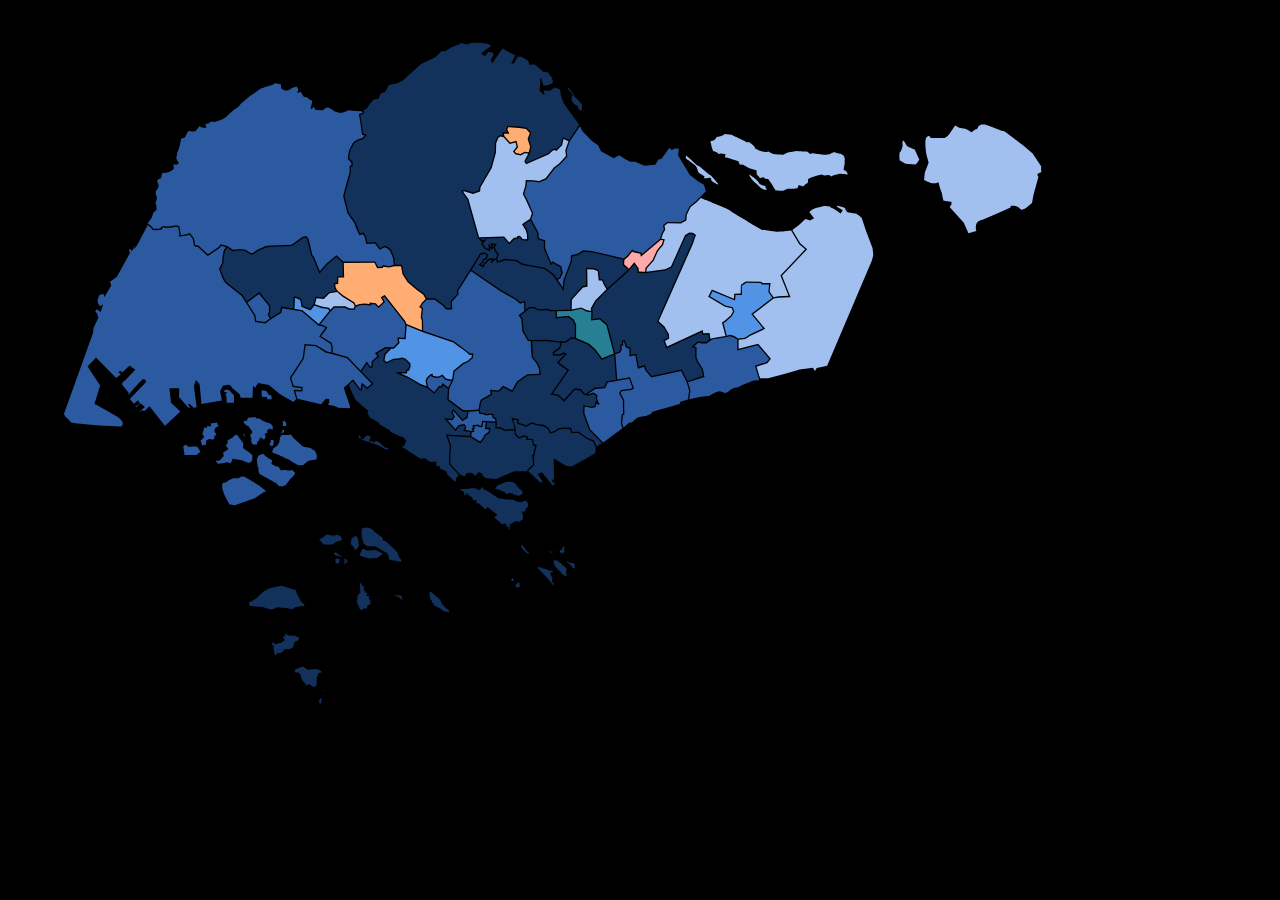
<file: maps/1991.html>
<!DOCTYPE html>
<html lang="en">
  <head>
    <meta charset="UTF-8" />
    <meta name="viewport" content="width=device-width, initial-scale=1.0" />
    <title>SG</title>
    <link rel="stylesheet" href="../styles/style.css" />
  </head>
  <style>
    path:hover {
      stroke: #fff !important;
      stroke-width: 0.5 !important;
    }
  </style>
  <body>
    <svg
      id="singapore-whole"
      version="1.1"
      viewBox="-2 5 390 212.955"
      xmlns="http://www.w3.org/2000/svg"
    >
    <g >
   <path
      id="Boon Lay"
      d="M 74.5033 92.1053 L 77.5014 95.811 L 77.5014 97.4886 L 77.1225 98.4935 L 77.7865 99.6235 L 76.2846 100.682 L 73.6381 100.321 L 73.4213 98.7129 L 70.935 94.7098 Z" />
   <path
      id="Hong Kah"
      d="M 88.685 74.9115 L 89.183 75.4735 L 89.4271 76.5891 L 90.3803 80.5163 L 90.8998 81.0393 L 92.8861 86.0083 L 95.2592 83.2562 L 98.0795 80.8629 L 99.9154 82.5815 L 100.015 86.7261 L 98.2924 86.7261 L 98.2182 88.6805 L 97.2396 88.7933 L 97.4994 90.4831 L 97.9838 91.1906 L 95.7865 91.5146 L 94.0717 93.2435 L 91.7162 92.9441 L 91.1029 95.2636 L 90.0267 96.6437 L 87.7728 95.7208 L 87.5717 94.435 L 87.3236 93.6844 L 86.6674 93.3112 L 85.7435 92.9235 L 85.0502 92.9789 L 84.8744 96.5781 L 81.2084 95.969 L 80.9584 97.5644 L 78.1225 99.3958 L 77.5678 98.4524 L 77.8998 97.5706 L 77.8998 95.6552 L 74.5736 91.5434 L 70.7142 94.3611 L 69.4994 92.4642 L 64.6088 88.5512 L 63.8627 87.5012 L 62.7435 84.5646 L 63.6517 82.6533 L 63.7318 80.9798 L 64.1088 79.0069 L 64.7533 78.0288 L 66.4916 79.1259 L 68.89 78.8285 L 70.2611 79.0377 L 71.4838 79.8704 L 72.5014 80.1553 L 74.1908 79.0603 L 76.6107 77.9466 L 78.101 77.7682 L 84.5131 77.5468 L 87.8197 75.1289 Z" />
   <path
      id="Chua Chu Kang"
      d="M 79.392 27.9076 L 80.7475 28.1456 L 81.1693 28.3343 L 81.1693 29.4581 L 82.1264 30.0548 L 83.308 30.1225 L 84.599 29.3412 L 85.849 28.8839 L 86.3392 29.4294 L 86.3939 30.0713 L 86.0795 30.9142 L 87.2475 30.5984 L 87.558 31.2258 L 88.1166 32.0708 L 89.2123 32.2657 L 90.017 33.0142 L 90.7123 33.2849 L 90.556 34.1256 L 90.181 35.635 L 90.5326 35.8155 L 91.0658 35.0834 L 91.7846 36.0862 L 93.8998 36.1538 L 94.6381 35.6124 L 95.1986 35.3315 L 95.8568 35.3848 L 97.7299 36.5845 L 99.3803 36.9845 L 100.255 36.7814 L 101.921 36.1559 L 103.648 36.4061 L 105.794 36.4677 L 106.083 36.7179 L 106.019 36.9783 L 104.878 37.3167 L 105.232 39.0968 L 105.876 43.5962 L 106.652 43.8587 L 106.007 44.6462 L 104.464 45.083 L 103.136 45.9546 L 101.898 48.3847 L 101.496 50.9421 L 102.587 52.0413 L 102.636 52.9191 L 102.079 53.0441 L 102.079 55.0251 L 100.826 59.5123 L 100.119 62.3588 L 100.636 64.4444 L 101.402 67.4672 L 102.306 68.8352 L 103.488 70.402 L 104.109 72.221 L 105.072 74.2307 L 106.158 73.9088 L 106.689 74.764 L 107.16 76.9316 L 109.804 76.7388 L 111.222 78.685 L 112.859 77.8955 L 113.749 78.3446 L 114.453 79.0542 L 115.308 81.2095 L 115.537 83.285 L 114.048 83.6725 L 112.191 83.3383 L 111.923 83.8079 L 110.71 83.8612 L 109.894 82.2145 L 100.189 82.276 L 98.0912 80.3133 L 94.9799 82.9506 L 93.0111 85.2373 L 91.2357 80.7953 L 90.7396 80.295 L 89.5482 75.2684 L 88.8178 74.446 L 87.6537 74.7373 L 84.3783 77.1326 L 78.0619 77.35 L 76.5053 77.5366 L 74.0053 78.6871 L 72.4389 79.7043 L 71.6498 79.4828 L 70.4076 78.6359 L 68.89 78.4061 L 66.5814 78.6912 L 64.7768 77.553 L 62.7396 76.9542 L 62.2982 77.7561 L 58.8978 80.0652 L 55.9193 77.2946 L 55.2865 77.3725 L 55.0248 77.1613 L 54.642 75.1535 L 53.3334 73.4823 L 52.7553 73.8718 L 50.5795 74.2164 L 50.6264 73.8309 L 50.2084 71.4785 L 49.1889 71.1977 L 47.5971 71.5196 L 47.5932 71.5196 L 45.9623 71.5934 C 45.27 71.1712 44.6684 71.8353 44.4838 72.0158 C 44.2356 72.2587 44.1507 72.3056 42.2982 72.2251 L 41.7982 71.5749 L 40.5443 70.5906 L 41.8061 68.8741 L 41.8178 68.8434 C 42.196 67.7036 42.14 67.8015 42.14 67.8015 C 42.1528 67.7552 42.165 67.7108 42.1752 67.6703 C 42.1865 67.6254 42.1953 67.5838 42.2025 67.5472 C 42.2461 67.3278 42.9569 66.8434 43.1732 66.5526 C 43.2124 66.4999 43.2365 66.4349 43.2514 66.3783 C 43.277 66.2804 43.2852 66.1588 43.2846 66.044 C 43.2846 66.044 43.2978 65.6608 43.1479 64.9797 L 43.142 64.953 L 43.1302 64.9304 C 42.9572 64.5817 42.9623 64.391 42.9623 64.391 C 42.9623 64.3847 42.9651 64.3665 42.9721 64.3295 C 42.9782 64.297 42.9859 64.2584 42.9975 64.2126 C 43.0078 64.1717 43.0209 64.1253 43.0346 64.0773 C 43.0346 64.0773 42.9855 64.1175 43.392 63.0067 L 43.4174 62.937 L 42.9701 61.522 L 43.14 60.5499 L 43.7689 59.8526 L 43.9154 58.897 L 43.4252 57.8449 L 43.6693 57.2543 L 44.642 56.8626 L 44.7807 55.948 L 45.0932 55.2138 L 45.7982 55.2692 L 47.1205 55.0026 L 48.2455 54.2663 L 48.265 54.2458 C 48.8551 53.5625 48.4213 53.2348 48.4213 53.2348 C 48.4213 53.2348 48.3552 53.069 48.4389 52.6421 C 48.9696 52.8761 49.5521 52.72 49.5521 52.72 C 49.721 52.6736 49.8547 52.5926 49.9311 52.4616 C 49.9311 52.4616 50.1613 52.0634 49.6107 51.5162 L 49.2689 50.8312 L 49.5678 48.9651 L 49.8119 48.4728 L 50.3256 46.986 L 50.7436 44.8656 L 51.9135 44.4329 L 52.39 43.4012 L 52.9408 42.4558 L 54.349 42.6322 L 55.0756 42.5584 L 56.1244 41.3587 L 56.1244 41.2767 C 56.1242 41.1698 56.3196 41.0261 56.3393 41.0142 C 56.5223 40.9035 56.8515 41.2455 57.1615 41.4018 C 57.1615 41.4018 57.4204 41.558 58.2103 41.4859 L 58.4564 41.4633 L 58.1361 40.3662 L 59.1049 40.2042 L 59.6596 39.6443 L 61.2475 39.6443 L 63.3822 38.9285 L 64.4252 38.2047 L 65.9955 36.683 L 67.6615 35.4976 C 67.6673 35.4944 67.6714 35.4923 67.6771 35.4892 L 67.6869 35.4808 C 68.1092 35.2626 68.3022 34.9927 68.3022 34.9927 C 68.3022 34.9927 68.0065 35.3359 69.0385 34.0617 L 70.9018 32.4949 L 70.9135 32.4865 C 71.4955 32.0655 71.6205 31.902 71.6205 31.902 C 71.6205 31.902 71.8223 31.6836 72.1967 31.4959 L 72.2045 31.4938 L 73.3588 30.7822 L 74.3686 29.9537 C 74.654 29.7376 74.8412 29.6543 74.8412 29.6543 C 74.8606 29.6449 74.8934 29.6305 74.9467 29.6092 C 74.9939 29.5903 75.0521 29.5683 75.1186 29.5435 C 75.3117 29.4714 74.5293 29.7209 76.9526 28.9058 L 78.4877 28.4525 Z" />
   <path
      id="Bukit Gombak"
      d="M 109.652 82.6348 L 110.472 84.2918 L 112.158 84.218 L 112.394 83.8018 L 114.064 84.1011 L 115.781 83.652 L 117.734 83.652 L 118.212 86.1273 L 119.699 88.4734 L 122.372 90.7867 L 124.548 92.3514 L 125.265 93.629 L 124.232 94.6708 L 123.287 96.0674 L 124.044 96.6232 L 123.738 99.2851 L 124.058 100.062 L 124.115 103.2 L 119.429 101.311 L 119.013 100.347 L 112.781 92.4478 L 111.574 93.141 L 112.351 94.5129 L 110.913 95.8542 L 110.052 94.9232 L 108.144 94.7693 L 108.208 95.1549 L 106.558 95.042 L 105.199 95.1733 L 103.958 95.5711 L 103.566 94.7242 L 100.066 92.5442 L 98.4857 91.203 L 97.8783 90.317 L 97.7005 89.1624 L 98.6048 89.0579 L 98.6751 87.1445 L 100.425 87.1445 L 100.318 82.6922 Z" />
   <path
      id="Bukit Batok"
      d="M 98.2807 91.568 L 99.8334 92.8867 L 103.257 95.0194 L 103.63 95.8254 L 103.285 96.5924 L 102.005 96.5186 L 100.712 95.8869 L 97.2611 95.8869 L 96.185 96.9698 L 95.8471 96.3237 L 93.5228 95.9751 L 91.5267 95.2307 L 92.0092 93.4055 L 94.2123 93.6865 L 95.9721 91.9105 Z" />
   <path
      id="Yuhua"
      d="M 85.6771 93.3501 L 86.9975 93.9817 L 87.183 94.5417 L 87.4135 96.0244 L 90.1517 97.1441 L 91.351 95.6081 L 93.4271 96.3853 L 95.5932 96.7093 L 95.8959 97.2876 L 92.6752 101.311 L 87.7435 97.1072 L 85.2709 96.6478 L 85.431 93.3686 Z" />
   <path
      id="Bukit Timah"
      d="M 112.683 92.981 L 118.671 100.575 L 119.079 101.514 L 118.794 105.486 L 116.62 105.376 L 116.861 106.895 L 115.419 108.401 L 114.675 108.368 L 112.945 108.29 L 109.79 110.212 L 110.583 111.069 L 108.773 112.683 L 108.722 114.168 L 108.394 114.286 L 107.341 112.695 L 105.462 115.422 L 101.511 111.334 L 96.933 110.047 L 96.933 108.143 L 96.5912 107.019 L 93.3822 104.988 L 95.3314 102.316 L 93.9252 101.559 L 93.0892 101.445 L 96.2748 97.464 L 96.2768 97.4619 L 97.4233 96.3053 L 100.621 96.3053 L 101.906 96.9329 L 103.533 97.0271 L 103.997 95.9997 L 105.277 95.5875 L 106.564 95.4644 L 108.693 95.608 L 108.628 95.2286 L 109.873 95.3291 L 110.896 96.4344 L 112.863 94.5969 L 112.128 93.3009 Z" />
   <path
      id="Ayer Rajah"
      d="M 88.683 107.849 L 91.7826 108.068 L 94.8764 110.017 L 96.6928 110.415 L 101.304 111.711 L 105.347 115.895 L 108.777 119.456 L 107.445 120.53 L 105.724 119.215 L 105.435 121.083 L 105.277 121.042 L 103.122 118.128 L 101.603 119.536 L 100.306 120.726 L 100.894 122.563 L 102.136 126.103 L 102.22 126.936 L 98.6205 126.784 L 97.4408 126.296 L 95.5463 125.855 L 95.8998 125.055 L 95.8275 124.106 L 94.7943 124.03 L 93.3939 125.715 L 86.1869 124.032 L 85.5267 121.77 L 87.6869 121.846 L 87.7943 120.511 L 85.0189 120.111 L 84.3099 117.75 L 88.1596 111.773 Z" />
   <path
      d="M 112.997 139.441 L 112.997 139.441 C 112.999 139.439 112.998 139.437 112.979 139.431 C 112.947 139.421 112.903 139.405 112.85 139.381 C 112.802 139.359 112.749 139.334 112.69 139.303 C 112.638 139.276 112.582 139.246 112.524 139.213 C 112.472 139.184 112.418 139.153 112.364 139.121 C 112.322 139.097 112.255 139.094 111.332 138.461 L 111.311 138.447 L 109.034 137.618 L 106.298 136.677 L 104.96 135.915 L 104.829 135.122 L 104.521 135.045 C 104.65 135.004 104.723 134.995 104.726 134.995 L 104.729 134.995 C 104.768 134.991 104.788 134.992 104.804 134.995 C 104.804 134.995 105.022 135.056 105.16 135.381 L 105.171 135.407 L 105.189 135.429 C 105.457 135.767 105.603 136.085 105.603 136.085 C 105.63 136.141 105.664 136.19 105.706 136.231 C 105.706 136.231 106.056 136.568 106.544 136.077 L 106.562 136.059 L 106.751 135.743 L 107.174 135.316 L 107.971 135.316 L 108.458 135.659 C 108.458 135.721 108.45 135.926 108.224 136.473 C 108.159 136.629 108.119 136.771 108.119 136.86 C 108.119 136.86 108.192 137.365 108.722 136.933 C 109.221 137.283 109.322 137.314 109.322 137.314 C 109.322 137.314 109.691 137.462 109.954 136.905 L 110.357 136.95 L 111.111 137.302 L 112.691 138.831 L 113.896 139.107 C 113.832 139.291 113.79 139.414 113.786 139.482 C 113.743 139.485 113.7 139.486 113.622 139.477 C 113.427 139.455 113.171 139.399 112.997 139.441 Z M 110.366 169.26 L 110.37 169.263 C 110.313 169.168 110.213 169.141 110.152 169.125 C 110.092 169.109 110.015 169.094 109.932 169.083 C 109.856 169.072 109.771 169.063 109.68 169.054 C 109.597 169.047 109.508 169.042 109.416 169.035 C 109.333 169.03 109.246 169.025 109.159 169.021 C 109 169.013 108.836 169.007 108.675 169.002 C 108.236 168.988 108.403 168.984 107.494 168.983 L 106.357 168.173 L 105.96 166.655 L 105.737 165.935 L 105.737 164.1 L 106.038 163.453 L 107.502 163.284 L 108.804 163.722 L 109.602 164.53 C 110.146 165.08 110.396 165.099 110.396 165.099 C 110.398 165.1 110.408 165.102 110.428 165.113 C 110.428 165.113 110.55 165.115 111.08 165.651 L 111.091 165.663 L 111.104 165.671 C 112.022 166.347 112.093 166.347 112.093 166.347 C 112.103 166.354 112.112 166.359 112.122 166.365 L 112.184 167.263 L 113.156 167.471 L 116.635 170.807 L 117.141 172.34 L 117.872 173.168 L 117.69 173.721 L 115.225 173.285 L 114.09 173.038 L 114.049 172.224 L 113.542 171.094 L 113.482 171.062 C 111.829 170.163 112.523 170.538 111.808 170.133 C 111.603 170.016 111.4 169.899 111.212 169.789 C 111.108 169.728 111.009 169.669 110.917 169.615 C 110.815 169.553 110.722 169.496 110.642 169.446 C 110.552 169.388 110.48 169.341 110.427 169.303 C 110.398 169.282 110.379 169.267 110.366 169.256 C 110.363 169.254 110.364 169.256 110.366 169.26 Z M 106.088 169.828 L 106.088 169.83 C 106.07 169.828 106.062 169.827 106.058 169.827 C 106.058 169.827 105.996 169.841 105.942 169.905 L 105.775 170.283 L 105.424 170.935 L 105.229 171.819 L 105.544 171.939 L 106.573 172.339 C 107.331 172.456 107.386 172.515 107.386 172.515 C 107.42 172.527 107.453 172.538 107.483 172.553 C 107.598 172.605 107.686 172.654 107.786 172.716 L 110.568 172.6 L 110.751 172.332 L 111.147 172.019 L 111.833 171.62 L 112.014 171.545 L 111.874 171.068 L 109.976 170.136 C 108.314 170.269 107.96 170.304 107.91 170.312 C 107.924 170.314 107.958 170.312 107.93 170.315 L 107.926 170.316 C 107.938 170.316 107.947 170.316 107.93 170.318 C 107.864 170.326 107.811 170.332 107.772 170.337 C 107.767 170.338 107.763 170.338 107.759 170.339 C 107.756 170.339 107.753 170.34 107.75 170.341 L 107.742 170.343 C 107.738 170.343 107.739 170.341 107.742 170.339 L 107.742 170.339 L 107.74 170.339 C 107.682 170.363 107.616 170.357 107.593 170.353 C 107.567 170.349 107.535 170.341 107.507 170.333 L 107.506 170.333 C 107.509 170.34 107.492 170.361 106.738 170.019 L 106.736 170.019 C 106.169 169.821 106.096 169.821 106.088 169.827 L 106.089 169.827 L 106.088 169.827 Z M 98.4759 171.942 C 98.6584 171.987 99.2048 172.093 99.322 172.11 C 99.3221 172.11 99.5362 172.124 99.6904 172.136 C 99.6894 172.125 99.6946 172.071 99.6946 172.071 C 99.694 172.065 99.6932 172.058 99.6924 172.053 C 99.6919 172.049 99.6914 172.046 99.6909 172.042 C 99.4894 171.974 99.3079 171.798 99.1937 171.798 C 98.8887 171.798 98.1013 170.94 97.9297 170.835 C 97.9229 170.831 97.9127 170.83 97.9127 170.83 C 97.8271 170.841 97.7426 170.976 97.5804 171.003 C 97.5673 171.005 97.3719 171.233 97.2817 171.365 C 97.3197 171.402 97.3663 171.44 97.4202 171.48 C 97.4308 171.487 97.4835 171.535 97.6946 171.66 C 98.4199 171.912 98.5012 171.947 98.4739 171.942 L 98.4758 171.942 Z M 100.54 173.356 C 100.544 173.334 100.552 173.137 100.518 173.971 L 100.517 174.008 L 100.504 174.042 C 100.456 174.167 100.408 174.26 100.364 174.333 C 100.401 174.349 100.393 174.35 100.474 174.381 L 100.758 174.369 L 100.798 173.952 L 101.596 173.876 L 101.544 173.483 L 101.17 173.389 L 101.01 172.923 C 100.947 172.857 100.94 172.851 100.886 172.801 C 100.845 172.763 100.805 172.729 100.772 172.705 L 100.765 172.701 C 100.758 172.705 100.665 172.77 100.571 172.839 C 100.534 173.318 100.538 173.334 100.538 173.334 L 100.538 173.346 C 100.54 173.326 100.542 173.295 100.54 173.356 Z M 100.127 174.562 L 100.131 174.561 L 100.147 174.552 L 100.159 174.544 C 100.15 174.548 100.136 174.557 100.128 174.562 Z M 104.698 178.307 C 104.701 178.369 104.709 178.519 104.727 178.826 L 104.794 178.876 L 104.809 178.309 C 104.802 178.309 104.768 178.307 104.757 178.307 L 104.7 178.31 L 104.7 178.307 L 104.698 178.307 Z M 107.255 183.985 L 107.254 183.981 C 107.254 183.981 107.171 183.779 107.464 183.501 L 107.464 183.236 L 106.954 183.199 L 106.807 182.728 L 106.397 182.314 L 106.434 181.179 L 105.874 181.122 L 105.741 180.491 L 105.317 180.218 L 105.195 179.914 L 105.275 180.813 L 105.34 183.346 L 104.885 183.408 L 104.865 183.819 L 104.521 183.9 L 104.406 185.542 L 104.189 185.796 L 104.249 185.928 L 104.251 185.933 L 104.504 186.444 L 104.578 186.921 L 104.898 186.867 L 104.809 187.407 L 105.152 187.732 L 105.012 187.969 L 105.189 188.038 L 105.649 188.554 L 106.343 187.908 L 106.442 187.931 C 106.99 188.056 107.038 188.034 107.038 188.034 C 107.058 188.035 107.072 188.035 107.083 188.035 C 107.131 188.016 107.29 187.838 107.369 187.738 C 107.374 187.732 107.495 186.993 107.809 186.898 C 107.967 186.851 108.327 186.618 108.481 186.528 C 108.483 186.482 108.482 186.424 108.478 186.359 C 108.473 186.276 108.485 186.333 108.45 186.075 L 108.449 186.073 L 108.348 185.222 L 107.896 185.176 L 108.035 184.212 C 107.918 184.21 107.818 184.204 107.733 184.195 C 107.465 184.171 107.383 184.131 107.383 184.131 C 107.369 184.123 107.352 184.112 107.334 184.097 C 107.25 184.048 107.252 184 107.255 183.985 Z M 122.294 180.071 L 122.29 180.076 L 122.293 180.077 Z M 122.289 180.078 L 122.29 180.076 L 122.289 180.075 L 122.288 180.077 Z M 87.3357 185.898 C 87.3145 185.871 87.2941 185.842 87.2793 185.812 C 87.2793 185.812 87.2946 185.838 87.3172 185.878 C 87.3019 185.857 87.2877 185.835 87.2767 185.813 C 87.2767 185.813 87.5679 186.325 87.4901 186.179 C 87.5256 186.239 87.509 186.206 87.3513 185.921 C 87.3556 185.927 87.3599 185.931 87.3641 185.936 C 87.3926 185.968 87.4262 186.001 87.4617 186.035 C 87.4939 186.065 87.5292 186.097 87.5661 186.127 C 87.5661 186.127 87.6504 186.23 88.3025 186.677 L 88.2338 187.27 L 87.1718 187.223 L 87.1465 187.23 C 86.1771 187.452 85.9902 187.484 85.9703 187.481 C 85.9752 187.478 85.9895 187.472 85.9895 187.472 C 85.9847 187.473 85.98 187.474 85.9754 187.475 C 85.9813 187.472 85.989 187.47 85.989 187.47 C 85.9456 187.478 85.9076 187.483 85.8763 187.487 C 85.8401 187.491 85.8234 187.492 85.8102 187.492 C 85.7552 187.492 85.6986 187.51 85.6557 187.527 C 85.6157 187.543 85.5725 187.564 85.5296 187.587 C 85.4907 187.608 85.4495 187.631 85.4076 187.657 C 85.4076 187.657 85.2987 187.685 84.602 188.227 L 83.2429 187.871 L 79.993 187.596 L 78.808 188.141 C 78.0047 188.236 77.8246 188.25 77.7984 188.248 C 77.8046 188.246 77.8169 188.244 77.8169 188.244 C 77.8111 188.244 77.8055 188.245 77.8003 188.245 C 77.8068 188.243 77.8169 188.242 77.8169 188.242 C 77.785 188.243 77.7614 188.244 77.745 188.244 C 77.745 188.244 77.7308 188.242 77.6872 188.23 C 77.6465 188.219 77.5961 188.203 77.5352 188.183 C 77.4808 188.165 77.4202 188.143 77.3544 188.12 C 77.2951 188.099 77.2322 188.076 77.1668 188.051 C 76.8699 187.94 77.2722 188.119 75.8025 187.507 L 75.7695 187.494 L 75.7343 187.492 C 74.6553 187.46 74.9638 187.463 74.3608 187.424 C 74.1685 187.412 73.9663 187.398 73.7608 187.382 C 73.5038 187.361 73.2423 187.337 72.9893 187.309 C 72.8487 187.295 72.7111 187.278 72.5784 187.261 C 72.4311 187.241 72.29 187.22 72.1588 187.198 C 72.013 187.174 71.8804 187.148 71.764 187.119 C 71.6753 187.098 71.6163 187.076 71.5521 187.054 L 71.3925 186.165 L 72.2136 185.795 L 73.7298 184.809 L 74.9013 183.625 L 76.3679 182.511 L 77.4443 181.889 L 79.1114 181.52 L 81.3453 181.047 L 84.5922 182.001 L 85.7502 182.295 L 86.0468 183.595 L 86.0624 183.622 C 86.7662 184.877 87.1457 185.556 87.3357 185.898 Z M 84.7197 200.044 L 84.7334 200.044 C 84.7195 200.085 84.6483 200.292 84.6297 200.339 C 84.6376 200.31 84.6645 200.223 84.7231 200.041 L 84.7177 200.041 C 84.7177 200.041 84.6297 200.042 84.4557 199.963 L 84.3415 199.912 L 83.8294 200.373 L 82.4455 200.319 L 81.2637 201.461 L 80.1619 201.62 L 79.3124 202.265 L 79.0049 200.668 L 78.8928 199.298 L 78.5171 198.974 L 78.4499 198.394 L 78.9692 198.427 L 79.3113 198.889 L 81.2223 198.42 L 82.2936 197.654 L 81.751 196.374 L 82.6455 196.586 L 82.2667 195.655 L 82.7142 195.74 L 83.4155 196.177 L 85.4376 196.285 L 85.9848 196.586 L 86.762 196.979 L 86.4081 197.735 L 85.3327 198.17 L 85.3022 198.263 C 84.99 199.211 84.8136 199.751 84.7197 200.043 Z M 92.0964 209.014 C 92.1007 208.889 92.0991 208.903 92.0959 208.954 C 92.0995 208.823 92.0831 209.159 92.0831 209.121 C 92.0831 209.1 92.0862 209.073 92.0906 209.047 C 92.0879 209.093 92.0857 209.132 92.0857 209.121 C 92.0857 209.101 92.0886 209.075 92.0928 209.049 C 92.086 209.24 92.0684 209.684 92.0299 210.615 L 92.0305 210.612 L 91.9839 211.454 L 91.2042 211.85 L 90.7758 211.719 L 89.6962 210.972 L 88.8741 211.412 L 88.6829 210.986 L 87.8793 210.119 L 87.5336 209.519 L 87.2116 208.38 L 86.546 207.461 L 85.4707 207.461 L 85.4335 206.58 L 87.8013 205.652 L 89.2601 206.652 L 91.8553 206.434 L 92.6836 206.532 L 93.5156 207.186 L 93.5156 207.484 L 92.6826 207.583 L 92.634 207.686 C 92.1503 208.715 92.1927 208.709 92.1927 208.709 C 92.1751 208.756 92.1589 208.802 92.1447 208.844 C 92.1289 208.891 92.1152 208.936 92.1049 208.977 C 92.102 208.988 92.0992 209.001 92.0965 209.014 Z M 113.045 108.717 L 114.215 108.792 L 112.692 110.38 L 112.282 112.535 L 113.353 113.304 L 115.482 112.274 L 116.658 112.233 L 118.068 111.908 L 118.964 112.209 L 120.232 113.526 L 120.232 114.315 L 119.93 115.093 L 119.302 115.046 L 119.218 115.938 L 116.007 115.988 L 117.457 116.836 L 119.734 117.752 L 121.571 118.741 L 123.525 119.957 L 125.703 120.786 L 127.934 122.552 L 129.181 121.016 L 129.456 120.565 L 130.262 120.608 L 130.547 119.926 L 132.034 121.076 L 131.87 124.407 L 136.505 127.925 L 137.947 127.999 L 137.823 128.721 L 137.637 129.696 L 136.97 130.033 L 136.52 130.356 L 133.763 127.281 L 133.028 128.147 L 133.7 129.418 L 133.248 130.164 L 130.878 130.015 L 134.349 133.856 L 135.489 132.524 L 136.48 132.216 L 136.94 132.216 L 137.219 132.87 L 136.672 133.922 L 138.872 134.226 L 138.75 135.365 L 131.41 134.942 L 132.654 138.481 L 132.411 140.442 L 132.369 144.08 L 135.355 147.293 L 134.478 148.368 L 134.443 149.334 L 134.143 149.29 L 131.845 147.172 L 131.672 146.261 L 129.617 145.308 L 129.524 144.512 L 128.552 144.633 L 128.511 143.244 L 126.523 143.244 L 125.109 142.195 L 123.658 142.362 L 117.889 138.594 L 117.872 138.57 L 118.559 138.539 L 119.095 137.704 L 119.24 136.682 L 118.347 135.686 L 117.4 135.469 L 114.555 134.094 L 114.394 133.731 L 111.207 131.811 L 110.874 131.181 L 108.118 129.729 L 107.559 128.376 L 107.788 127.684 L 105.369 125.768 L 103.791 124.177 L 102.368 121.184 L 101.925 119.826 L 103.069 118.74 L 105.047 121.418 L 105.76 121.597 L 106.015 119.955 L 107.45 121.052 L 109.383 119.494 L 105.751 115.722 L 107.335 113.421 L 108.24 114.789 L 109.111 114.47 L 109.167 112.883 L 111.167 111.096 L 110.435 110.306 Z M 94.9936 165.435 C 96.3135 165.691 96.1138 165.644 96.3558 165.683 C 96.4205 165.693 96.4819 165.702 96.5382 165.71 C 96.6006 165.719 96.6575 165.727 96.7061 165.732 C 96.7589 165.738 96.8114 165.743 96.8457 165.743 C 96.8818 165.743 96.9267 165.739 96.9738 165.734 C 97.0167 165.729 97.0656 165.724 97.118 165.715 C 97.118 165.715 97.0235 165.761 98.3644 165.482 L 99.2998 165.86 L 99.7871 166.935 L 99.4543 167.272 L 98.0394 167.591 L 96.8363 168.437 L 94.4076 168.488 L 93.743 168.057 L 93.0304 167.13 L 92.8164 166.759 L 93.6975 166.588 Z M 103.851 165.99 C 103.851 165.99 103.951 166.001 104.212 166.053 L 104.57 166.639 L 104.777 167.403 L 104.912 168.841 L 104.797 169.189 L 104.436 169.645 L 103.719 170.179 L 103.528 169.962 L 103.528 169.355 L 102.975 168.887 L 102.973 168.885 L 102.554 168.479 L 102.391 167.281 L 102.684 167.241 L 102.633 166.709 L 102.823 166.503 L 103.208 166.318 L 103.463 166.024 C 103.791 165.99 103.851 165.99 103.851 165.99 Z M 98.5257 172.826 C 98.5437 172.831 98.5776 172.841 98.8729 172.88 L 99.0383 173.074 L 99.0528 173.378 L 98.89 173.798 L 98.8884 173.802 L 98.6868 174.24 L 97.9758 174.24 L 97.7055 173.823 C 97.7852 173.483 97.8058 173.431 97.8058 173.431 C 97.871 173.298 97.797 173.09 97.7541 172.943 C 98.0338 172.904 98.5093 172.823 98.5256 172.826 Z M 112.223 173.209 L 112.229 173.209 C 112.233 173.209 112.237 173.21 112.241 173.21 C 112.231 173.201 112.29 173.299 112.394 173.469 L 112.384 173.488 L 112.155 173.408 Z M 122.553 179.742 C 122.544 179.741 122.625 179.743 122.615 179.743 L 122.553 179.743 L 122.553 179.742 Z M 124.277 180.759 C 124.279 180.762 124.282 180.765 124.284 180.769 C 124.287 180.773 124.29 180.777 124.292 180.782 L 124.295 180.787 L 124.268 180.761 L 124.277 180.759 Z M 126.8 182.821 L 128.234 184.099 L 129.008 184.661 L 129.732 185.452 L 130.194 186.549 L 130.97 187.398 L 132.027 188.285 L 132.421 188.807 L 132.378 189.159 L 132.058 189.112 L 131.774 188.927 L 130.657 188.808 L 130.267 188.375 L 129.397 187.852 L 128.738 187.467 L 128.734 187.466 L 127.884 186.949 L 127.553 186.962 L 127.664 186.3 L 127.182 186.211 L 127.139 185.478 L 126.749 185.458 L 126.749 184.889 L 126.488 184.727 L 126.469 182.988 Z M 117.056 183.902 L 117.732 184.13 L 117.738 184.132 L 118.031 184.246 L 118.103 185.246 C 117.992 185.229 117.847 185.184 117.701 185.127 L 117.649 184.933 L 117.582 184.89 C 117.201 184.648 117.116 184.603 117.03 184.555 L 117.029 184.55 C 117.027 184.535 117.024 184.52 117.02 184.502 C 117.014 184.483 117.007 184.463 116.996 184.442 C 116.922 184.296 116.775 184.251 116.595 184.251 C 116.562 184.251 116.525 184.251 116.484 184.249 C 116.484 184.249 116.226 184.235 115.739 184.187 L 115.744 184.042 Z M 94.1683 212.741 L 94.2934 212.921 L 94.1931 213.305 L 94.0463 212.988 Z M 93.4391 215.388 L 93.7042 215.745 L 93.403 216.007 L 93.4541 216.83 L 93.1642 216.977 L 92.7658 216.611 L 92.9374 215.606 Z"
      id="Brickworks" />
   <path
      id="Ulu Pandan"
      d="M 119.462 101.775 L 124.253 103.709 L 133.677 106.884 L 135.388 108.186 L 137.353 109.584 L 138.663 110.706 L 139.351 110.706 L 139.242 111.471 L 137.978 112.525 L 136.552 113.148 L 133.697 115.548 L 133.322 118.118 L 132.806 118.204 L 131.41 117.916 L 130.392 116.684 L 129.214 117.279 L 128.552 117.313 L 127.421 117.045 L 127.421 116.459 L 126.708 116.59 L 125.589 117.634 L 125.244 118.591 L 125.538 120.279 L 123.708 119.583 L 123.702 119.579 L 119.902 117.373 L 117.698 116.382 L 119.581 116.354 L 119.661 115.495 L 120.191 115.534 L 120.632 114.398 L 120.632 113.352 L 119.177 111.84 L 118.089 111.475 L 116.605 111.816 L 115.39 111.857 L 113.392 112.825 L 112.726 112.347 L 113.06 110.589 L 114.757 108.819 L 115.581 108.825 L 117.29 107.041 L 117.097 105.819 L 119.165 105.926 Z" />
   <path
      id="Buona Vista"
      d="M 127.023 116.958 L 127.023 117.382 L 128.513 117.735 L 129.314 117.692 L 130.29 117.201 L 131.199 118.3 L 132.8 118.63 L 133.146 118.57 L 132.165 120.657 L 130.382 119.276 L 130.005 120.175 L 129.244 120.136 L 128.859 120.765 L 127.876 121.98 L 125.982 120.48 L 125.658 118.63 L 125.929 117.879 L 126.89 116.984 Z" />
   <path
      id="Leng Kee"
      d="M 141.376 127.77 L 141.656 128.704 L 142.894 128.807 L 143.624 129.149 L 145.025 128.956 L 145.509 129.061 L 145.603 129.956 L 146.368 130.197 L 146.497 131.006 L 143.765 130.875 L 142.443 130.763 L 142.206 132.299 L 141.626 132.267 L 141.376 131.913 L 139.439 132.151 L 139.722 132.91 L 139.253 132.957 L 139.552 133.799 L 139.103 133.835 L 137.304 133.586 L 137.665 132.891 L 137.199 131.798 L 136.421 131.798 L 135.267 132.155 L 134.341 133.24 L 131.865 130.5 L 133.46 130.6 L 134.165 129.431 L 133.515 128.205 L 133.771 127.904 L 136.466 130.908 L 137.171 130.397 L 137.992 129.986 L 138.353 127.998 Z" />
   <path
      id="Bukit Merah"
      d="M 142.781 131.204 L 143.533 131.226 L 143.314 133.315 L 144.523 133.343 L 144.486 133.947 L 144.263 134.302 L 143.189 134.997 L 142.847 135.772 L 141.851 137.12 L 139.142 135.473 L 139.275 134.243 L 140.111 134.177 L 139.808 133.322 L 140.288 133.274 L 140.001 132.506 L 141.193 132.36 L 141.415 132.676 L 142.542 132.738 Z" />
   <path
      d="M 139.406 15.5619 L 142.236 15.6276 L 143.886 15.8306 L 145.308 16.4643 L 144.562 16.936 L 142.218 18.7797 L 143.21 19.7804 L 144.41 18.3572 L 145.87 18.6976 L 145.82 19.5466 L 145.042 20.8242 L 145.597 21.8312 L 146.714 20.1434 L 148.689 17.3153 L 150.685 18.4473 L 152.521 19.4338 L 151.326 21.9173 L 152.091 21.9173 L 153.369 19.8829 L 154.417 19.8255 L 156.511 21.0416 L 156.869 22.2639 L 158.49 22.1921 L 161.163 24.4848 L 162.48 24.5526 L 163.673 26.2014 L 163.935 26.9869 L 164.097 27.639 L 163.298 28.2112 L 161.173 28.7629 L 160.962 28.0697 L 160.492 26.5151 L 160.101 26.5889 L 160.167 27.9876 L 159.958 30.1697 L 161.163 31.4596 L 161.495 31.2463 L 161.128 30.0795 L 161.285 30.102 L 163.101 30.2435 L 164.619 29.2448 L 166.222 29.8436 L 166.478 31.839 L 167.369 34.1892 L 172.058 40.5815 L 168.953 45.247 L 167.222 44.3754 L 166.824 44.8799 L 166.492 46.6251 L 165.029 48.036 L 164.527 47.7817 L 163.609 48.2453 L 162.611 49.1886 L 157.413 51.5388 L 156.015 52.0905 L 155.771 51.7213 L 157.001 49.242 L 157.492 47.267 L 156.757 44.9148 L 157.449 43.0322 L 156.038 41.4633 L 153.814 41.1126 L 150.185 40.9014 L 149.683 42.0026 L 150.113 42.8701 L 148.572 42.8701 L 148.824 43.8812 L 147.911 43.6638 L 147.058 44.3672 L 146.353 46.0776 L 146.285 48.9979 L 145.027 53.5424 L 141.595 59.5122 L 141.472 60.5745 L 139.644 61.2513 L 138.63 60.8678 L 136.947 60.3735 L 136.044 60.7776 L 137.921 63.3985 L 141.208 75.1802 L 142.263 76.2425 L 142.671 76.1543 L 142.132 76.7388 L 143.269 78.4184 L 144.89 79.1054 L 144.835 78.0206 L 145.474 78.7711 L 145.904 77.6862 L 145.599 77.1612 L 146.267 77.2576 L 145.853 77.8831 L 146.38 79.169 L 147.126 80.1123 L 146.726 81.2054 L 145.865 81.6401 L 146.097 81.1685 L 144.589 81.3591 L 142.814 82.9362 L 142.712 83.492 L 142.074 83.1885 L 142.909 82.3456 L 143.031 81.798 L 143.97 81.5274 L 144.302 80.0201 L 143.077 79.4437 L 141.644 79.9011 L 141.406 80.4569 L 141.404 80.4611 L 138.781 84.7451 L 134.74 91.1148 L 134.87 92.1095 L 132.866 94.3304 L 132.931 96.4325 L 131.622 96.4325 L 130.859 95.4707 L 129.023 94.1008 L 128.099 93.4568 L 125.632 93.4568 L 124.849 92.0582 L 122.62 90.4545 L 122.618 90.4524 L 122.607 90.444 L 119.999 88.1902 L 118.589 85.961 L 118.062 83.2314 L 115.935 83.2314 L 115.699 81.1027 L 114.79 78.8119 L 113.982 77.9978 L 112.861 77.4318 L 111.345 78.1639 L 109.992 76.3018 L 107.474 76.4884 L 107.062 74.5956 L 106.333 73.4184 L 105.288 73.7281 L 103.837 70.1905 L 101.769 67.2825 L 100.533 62.3627 L 102.478 55.0845 L 102.478 53.3843 L 103.054 53.2572 L 102.976 51.8504 L 101.925 50.7901 L 102.283 48.5179 L 103.437 46.2518 L 104.624 45.4725 L 106.232 45.0192 L 107.349 43.6513 L 106.234 43.274 L 105.339 37.6179 L 106.347 37.3185 L 106.533 36.5658 L 106.21 36.285 L 107.386 35.5261 L 108.41 34.0148 L 109.427 32.8622 L 110.872 32.655 L 110.919 32.5484 C 111.336 31.5651 111.423 31.4738 111.423 31.4738 C 111.451 31.4221 111.479 31.3728 111.505 31.3261 C 111.535 31.274 111.564 31.2274 111.591 31.1846 C 111.622 31.1367 111.649 31.097 111.673 31.0657 C 111.701 31.0298 111.715 31.0147 111.724 31.0083 C 111.741 30.9957 111.762 30.9824 111.794 30.9652 C 111.852 30.9345 111.925 30.9009 112.009 30.8688 C 112.009 30.8688 112.235 30.7665 112.79 30.6371 L 112.874 30.6166 L 113.458 29.5912 L 114.083 28.4551 L 116.634 27.9301 L 118.29 27.0954 L 123.859 22.0895 L 128.083 20.0612 L 130.062 18.1991 L 131.179 18.1991 L 133.288 16.8948 L 135.503 16.0171 L 136.117 15.6458 L 137.701 16.1114 Z M 168.328 29.0458 L 168.693 29.292 L 170.16 30.9797 L 170.451 31.8595 L 171.706 33.0531 L 171.71 33.0573 L 172.933 34.5645 L 172.865 35.508 L 172.867 35.5202 C 172.887 35.9301 172.707 36.1457 172.707 36.1457 C 172.63 36.2274 172.465 36.296 172.07 36.0781 L 171.492 34.7697 L 170.537 34.3226 L 169.685 33.0675 L 169.976 31.1582 L 168.841 30.0159 Z"
      id="Sembawang" />
   <path
      id="Nee Soon Central"
      d="M 150.429 41.3362 L 153.783 41.531 L 155.843 41.8571 L 156.984 43.1244 L 156.331 44.9004 L 157.074 47.2793 L 156.663 48.9405 L 155.365 48.8153 L 154.167 49.486 L 152.767 49.1804 L 152.38 48.6923 L 153.41 47.3922 L 152.933 45.4644 L 150.978 45.9566 L 149.281 44.0555 L 149.089 43.2886 L 150.771 43.2886 L 150.128 41.9944 Z" />
   <path
      id="Tanglin"
      d="M 139.003 85.1511 L 148.037 91.2953 L 152.599 93.9244 L 154.031 95.1343 L 154.923 94.8328 L 155.236 94.7713 L 155.285 97.3143 L 153.572 98.5817 L 154.419 99.804 L 154.691 103.413 L 156.398 106.452 L 157.298 106.553 L 157.298 108.241 L 157.577 111.497 L 159.122 113.391 L 159.751 114.871 L 159.937 116.423 L 156.181 116.582 L 153.05 118.835 L 151.597 121.505 L 148.867 120.1 L 147.415 121.509 L 144.849 121.333 L 145.087 122.598 L 142.105 124.263 L 141.745 125.231 L 141.353 127.352 L 138.181 127.592 L 136.646 127.512 L 132.281 124.2 L 132.437 121.029 L 133.691 118.363 L 134.068 115.773 L 136.757 113.516 L 138.183 112.892 L 139.613 111.697 L 139.814 110.288 L 138.8 110.288 L 133.859 106.504 L 124.517 103.354 L 124.456 99.9721 L 124.148 99.2235 L 124.47 96.4221 L 123.845 95.9649 L 124.531 94.9517 L 125.599 93.8751 L 127.976 93.8751 L 130.583 95.7824 L 131.433 96.8507 L 133.343 96.8507 L 133.271 94.4903 L 135.292 92.2509 L 135.156 91.2153 Z" />
   <path
      id="Ang Mo Kio"
      d="M 157.138 69.6862 L 157.794 70.9269 L 159.195 73.4699 L 159.394 75.4755 L 161.275 76.0928 L 161.275 78.324 L 163.41 83.3977 L 163.986 82.6984 L 166.228 83.9617 L 166.619 85.7089 L 166.015 87.0583 L 165.24 87.4685 L 164.462 86.2504 L 162.824 85.0855 L 161.603 84.1483 L 157.865 83.4735 L 154.679 82.8132 L 153.056 81.753 L 149.107 81.4084 L 148.367 81.8535 L 147.263 82.0934 L 147.095 81.3756 L 147.585 80.0344 L 146.722 78.9434 L 146.308 77.9324 L 146.97 76.9357 L 144.822 76.6261 L 145.454 77.7232 L 145.349 77.9918 L 144.378 76.8516 L 144.458 78.4697 L 143.527 78.0739 L 142.65 76.7819 L 143.859 75.4694 L 142.388 75.7872 L 141.869 75.2622 L 148.97 75.049 L 150.706 77.0505 L 152.32 75.4222 L 153.328 75.3218 L 153.47 74.8931 L 153.814 74.8644 L 154.654 75.7565 L 156.564 75.9267 L 156.507 73.8451 L 156.064 72.4505 L 155.165 71.0274 Z" />
   <path
      id="Thomson"
      d="M 173.329 79.2428 L 175.775 79.454 L 175.783 79.454 L 180.529 80.4713 L 185.429 81.7242 L 185.293 83.2828 L 186.918 84.7533 L 180.656 90.3765 L 179.828 89.0148 L 179.826 89.0106 L 179.234 87.6222 L 178.347 87.6222 L 178.031 84.8147 L 176.482 84.2527 L 174.085 84.1727 L 174.16 89.5705 L 173.005 89.7345 L 169.419 93.7253 L 169.349 96.9368 L 163.396 97.0087 L 162.351 96.6436 L 159.669 96.7523 L 158.265 96.0611 L 156.603 96.1781 L 155.677 96.984 L 155.626 94.2647 L 154.837 94.4226 L 154.115 94.6666 L 152.822 93.5736 L 148.25 90.9383 L 148.246 90.9362 L 148.236 90.9299 L 139.222 84.7981 L 141.763 80.6474 L 141.935 80.2454 L 143.052 79.8906 L 143.837 80.2618 L 143.634 81.1866 L 142.694 81.4574 L 142.546 82.128 L 141.37 83.3154 L 143.011 84.0926 L 143.181 83.1595 L 144.755 81.7609 L 145.394 81.6809 L 145.032 82.4109 L 145.341 82.6652 L 146.06 82.007 L 146.751 81.6563 L 146.966 82.5852 L 148.513 82.253 L 149.198 81.8388 L 152.927 82.1628 L 154.528 83.2087 L 161.444 84.5458 L 164.173 86.5535 L 165.009 87.8619 L 167.321 91.1904 L 167.622 87.9891 L 169.814 82.2633 L 169.913 80.6821 L 171.667 80.2741 Z" />
   <path
      id="Cheng San"
      d="M 172.275 40.9917 L 172.945 42.46 L 176.072 45.6797 L 177.787 46.8097 L 178.662 48.6451 L 182.566 50.7554 L 184.234 49.8817 L 185.96 51.0446 L 187.622 51.8095 L 189.099 51.8095 L 191.927 53.0317 L 195.226 52.7487 L 196.173 51.1799 L 197.033 50.979 L 198.423 49.1557 L 199.451 47.6936 L 200.261 48.2617 L 201.287 47.71 L 201.808 47.9745 L 202.445 47.7264 L 202.146 49.89 L 205.693 55.8024 L 208.214 57.7958 L 210.038 58.8478 L 210.644 60.8042 L 207.65 63.825 L 205.617 65.4636 L 204.441 67.9081 L 204.312 69.4586 L 202.908 70.2604 L 198.871 70.1907 L 197.568 71.1956 L 197.849 72.3973 L 197.14 73.6975 L 196.619 75.3484 L 191.087 80.0263 L 190.988 79.4848 L 188.72 79.0685 L 188.376 78.5456 L 187.658 79.1813 L 186.714 80.3994 L 185.595 81.3367 L 180.855 80.1924 L 175.828 79.0377 L 173.236 78.8122 L 171.519 79.8785 L 169.535 80.342 L 169.419 82.1693 L 167.23 87.8889 L 167.025 90.0545 L 165.472 87.8172 L 166.32 87.3701 L 167.04 85.7561 L 166.578 83.6828 L 163.892 82.1713 L 163.521 82.6204 L 161.673 78.2318 L 161.673 75.7831 L 159.765 75.1556 L 159.585 73.3386 L 157.427 69.3684 L 158.035 67.5513 L 156.119 63.2037 L 155.287 61.6553 L 156.005 59.217 L 156.122 57.8347 L 158.068 57.8963 L 159.857 58.173 L 162.035 57.2523 L 164.599 53.9198 L 166.269 52.6381 L 168.425 50.255 L 168.22 48.3785 L 169.199 45.6121 Z" />
   <path
      id="Nee Soon South"
      d="M 148.009 44.1191 L 148.997 44.3528 L 150.845 46.4221 L 152.644 45.9689 L 152.972 47.2875 L 151.859 48.6923 L 152.546 49.5598 L 154.226 49.929 L 155.445 49.2461 L 156.499 49.3465 L 155.306 51.7521 L 155.869 52.6031 L 162.824 49.5495 L 163.833 48.598 L 164.527 48.2494 L 165.099 48.5365 L 166.857 46.8405 L 167.193 45.0706 L 167.331 44.8963 L 168.769 45.6182 L 167.81 48.3273 L 168.005 50.1074 L 166.001 52.3222 L 164.322 53.6122 L 162.894 55.4598 L 161.788 56.9036 L 159.806 57.7424 L 158.105 57.4778 L 155.759 57.404 L 155.611 59.135 L 154.853 61.7025 L 155.759 63.3882 L 157.603 67.5718 L 157.042 69.2514 L 154.607 70.9043 L 155.703 72.6372 L 156.109 73.919 L 156.152 75.4673 L 154.835 75.3504 L 153.968 74.4297 L 153.177 74.4953 L 153.035 74.928 L 152.144 75.0162 L 150.726 76.4477 L 149.144 74.6244 L 141.535 74.8542 L 138.283 63.2037 L 136.671 60.9519 L 136.97 60.8186 L 139.646 61.6963 L 141.839 60.8843 L 141.982 59.6518 L 145.396 53.7147 L 146.683 49.0636 L 146.749 46.172 L 147.386 44.6338 Z" />
   <path
      id="Toa Payoh"
      d="M 158.187 96.4879 L 159.585 97.1749 L 162.292 97.0661 L 163.333 97.4292 L 164.865 97.3964 L 164.865 99.5763 L 168.632 99.2236 L 170.072 100.235 L 170.699 101.561 L 170.699 105.458 L 169.642 105.279 L 167.884 106.576 L 166.392 106.537 L 165.347 106.51 L 162.529 106.104 L 157.519 106.155 L 157.517 106.155 L 156.64 106.057 L 155.081 103.284 L 154.81 99.6522 L 154.134 98.6802 L 155.607 97.5892 L 156.759 96.5883 Z" />
   <path
      id="Braddell Heights"
      d="M 174.492 84.6056 L 176.406 84.6692 L 177.663 85.1264 L 177.992 88.0406 L 178.974 88.0406 L 179.468 89.2014 L 180.357 90.6615 L 176.912 94.1437 L 175.585 96.4632 L 175.695 97.2219 L 174.437 97.1112 L 172.667 96.2171 L 169.749 96.8815 L 169.814 93.8956 L 173.199 90.1303 L 174.564 89.9355 Z" />
   <path
      id="Potong Pasir"
      d="M 172.619 96.6581 L 174.333 97.5235 L 175.724 97.6465 L 175.654 100.19 L 178.281 99.9024 L 180.312 101.695 L 182.595 110.245 L 179.011 111.742 L 177.015 109.077 L 175.097 107.281 L 171.097 105.563 L 171.097 101.461 L 170.384 99.9475 L 168.738 98.7929 L 165.263 99.117 L 165.263 97.3902 L 169.566 97.3533 Z" />
   <path
      id="Kampong Glam"
      d="M 162.492 106.523 L 162.494 106.523 L 166.351 106.994 L 165.937 108.448 L 163.945 109.906 L 164.046 110.948 L 166.595 110.867 L 167.206 110.388 L 167.599 110.531 L 165.212 113.083 L 168.402 115.418 L 163.308 122.757 L 165.57 123.245 L 167.4 124.936 L 170.769 121.317 L 172.324 121.513 L 173.39 122.731 L 174.798 123.125 L 176.279 122.63 L 177.173 123.168 L 177.105 124.254 L 177.513 125.158 L 177.05 124.809 L 176.648 126.275 L 175.722 126.462 C 174.632 126.228 174.689 126.269 174.689 126.269 C 174.642 126.263 174.596 126.258 174.556 126.255 C 174.512 126.251 174.469 126.249 174.433 126.249 C 174.395 126.249 174.341 126.239 174.269 126.222 C 174.269 126.222 174.037 126.182 173.576 125.976 L 173.306 125.855 L 173.226 128.521 L 175.052 133.605 L 178.99 137.645 L 177.331 138.625 L 176.595 136.801 L 174.601 135.983 L 171.906 134.075 L 169.906 134.075 L 169.548 132.919 L 167.382 132.842 L 165.738 132.992 L 164.64 133.804 L 163.331 134.243 L 162.804 132.979 L 162.749 132.945 C 161.364 132.064 161.686 132.287 161.54 132.202 C 161.487 132.171 161.435 132.14 161.388 132.114 C 161.336 132.085 161.288 132.059 161.247 132.037 C 161.204 132.015 161.156 131.993 161.124 131.983 C 161.093 131.972 161.044 131.962 160.999 131.954 C 160.958 131.946 160.909 131.94 160.857 131.934 C 160.81 131.927 160.758 131.923 160.704 131.917 C 160.69 131.916 160.817 131.901 159.521 131.831 L 157.445 131.232 L 155.939 132.102 L 153.585 131.378 L 153.658 130.275 L 151.347 129.807 L 151.962 131.671 L 151.962 131.673 L 152.271 133.289 L 149.326 133.42 L 148.183 132.773 L 146.896 132.708 L 146.935 131.213 L 146.722 129.868 L 145.972 129.635 L 145.876 128.712 L 145.037 128.529 L 143.681 128.716 L 142.994 128.392 L 141.956 128.306 L 141.728 127.537 L 142.134 125.339 L 142.136 125.332 L 142.423 124.56 L 145.537 122.824 L 145.341 121.788 L 147.56 121.94 L 148.937 120.605 L 151.757 122.055 L 153.353 119.125 L 156.312 116.993 L 160.39 116.823 L 160.142 114.757 L 159.464 113.165 L 157.966 111.327 L 157.708 106.572 Z" />
   <path
      id="Hougang"
      d="M 196.847 75.6929 L 197.601 75.7873 L 197.251 77.0013 L 195.681 78.8737 L 194.386 81.7735 L 192.204 84.1934 L 192.142 85.3706 L 190.216 85.3111 L 190.152 84.2734 L 188.812 82.5015 L 187.205 84.456 L 185.71 83.1046 L 185.835 81.6731 L 187.003 80.6948 L 187.951 79.4705 L 188.298 79.163 L 188.488 79.452 L 190.646 79.85 L 190.818 80.7933 Z" />
   <path
      id="Jalan Besar"
      d="M 169.74 105.722 L 170.839 105.907 L 174.886 107.644 L 176.724 109.367 L 178.882 112.246 L 182.66 110.669 L 183.24 118.277 L 181.845 118.484 L 180.462 118.739 L 179.652 120.491 L 176.798 120.663 L 174.132 122.5 L 173.603 122.357 L 172.517 121.113 L 170.62 120.874 L 167.38 124.358 L 165.755 122.856 L 163.995 122.477 L 168.964 115.32 L 165.829 113.021 L 168.328 110.355 L 167.138 109.916 L 166.456 110.454 L 164.406 110.518 L 164.367 110.111 L 166.281 108.711 L 166.761 107.02 L 168.011 106.996 Z" />
   <path
      d="M 155.984 155.147 C 155.96 155.139 155.848 155.115 155.329 155.113 C 154.795 155.49 154.654 155.507 154.654 155.507 C 154.622 155.518 154.575 155.528 154.535 155.528 L 153.374 155.528 L 151.925 154.82 L 149.851 154.777 L 147.402 154.396 L 144.113 152.131 L 142.693 151.505 L 142.693 151.018 L 142.451 150.999 L 141.755 151.961 L 141.609 151.886 C 140.636 151.394 140.663 151.449 140.663 151.449 C 140.622 151.432 140.583 151.418 140.548 151.406 C 140.509 151.392 140.477 151.382 140.451 151.375 C 140.427 151.369 140.415 151.365 140.415 151.365 L 139.3 151.365 L 138.158 151.449 L 135.605 151.649 L 135.56 151.711 L 136.874 152.431 L 137.074 153.433 L 137.49 153.522 L 137.49 152.718 L 138.507 153.565 L 139.468 154.135 L 139.699 154.916 L 140.892 155.056 L 140.646 155.798 L 141.365 155.864 L 143.431 157.747 L 144.163 157.091 L 147.007 159.322 L 146.962 159.465 C 146.728 160.224 146.273 160.002 146.273 160.002 C 146.262 159.997 146.203 159.965 146.146 159.933 L 146.146 160.133 L 148.579 162.354 L 149.201 162.043 L 149.847 162.304 L 149.736 162.947 L 150.441 162.986 L 150.441 163.786 L 150.826 163.829 L 150.826 162.44 L 152.679 161.302 L 153.867 161.508 L 154.943 160.714 L 154.872 160.004 L 154.624 158.302 L 155.538 158.485 L 155.716 157.659 L 156.302 157.153 L 156.55 156.288 C 156.354 155.787 156.23 155.561 156.23 155.561 C 156.184 155.47 156.137 155.387 156.093 155.316 C 156.069 155.277 156.048 155.243 156.027 155.214 C 156.003 155.182 155.984 155.161 155.97 155.148 C 155.96 155.139 155.976 155.145 155.984 155.148 L 155.984 155.147 Z M 166.149 176.652 C 166.089 176.587 165.997 176.487 166.017 176.507 C 166.115 176.607 166.978 177.424 167.109 177.686 C 167.165 177.8 167.74 178.042 167.9 178.078 C 168.021 178.105 168.187 178.112 168.355 178.113 C 168.222 177.978 168.134 177.847 168.156 177.699 C 168.16 177.674 168.167 177.653 168.175 177.632 C 168.183 177.613 168.192 177.596 168.201 177.582 L 168.203 177.578 C 168.119 177.382 167.99 176.997 167.99 176.702 C 167.99 176.333 168.1 176.208 168.255 175.993 C 168.294 175.938 168.109 175.828 167.919 175.526 C 167.919 175.527 167.809 175.342 167.624 175.211 L 167.333 175 C 167.066 174.807 167.038 174.801 167.038 174.801 L 166.972 174.779 L 166.931 174.719 C 166.553 174.136 166.535 174.188 166.535 174.188 L 166.537 174.186 C 166.428 174.131 166.098 174.008 165.906 173.815 C 165.729 173.636 165.619 173.451 165.515 173.39 C 165.433 173.342 165.193 173.374 165.011 173.374 C 164.766 173.374 164.243 173.007 164.035 172.86 C 163.929 172.786 163.884 172.782 163.808 172.774 L 164.255 173.062 L 164.345 174.293 L 164.38 174.624 L 164.908 175.326 C 165.661 176.132 165.998 176.493 166.128 176.632 C 166.135 176.638 166.142 176.645 166.149 176.652 Z M 163.877 178.606 C 163.877 178.582 163.865 178.632 163.865 178.632 C 163.874 178.549 163.873 178.548 163.873 178.525 L 163.607 178.125 L 163.601 178.117 C 163.049 177.112 163.273 177.009 163.273 177.009 C 163.333 176.903 163.412 176.807 163.609 176.837 C 163.693 176.85 163.858 176.874 164.068 176.892 C 164.014 176.805 163.973 176.704 163.99 176.587 C 163.99 176.582 163.989 176.581 163.99 176.576 C 163.935 176.564 163.836 176.545 163.736 176.499 C 163.556 176.416 163.099 176.507 162.867 176.361 C 162.729 176.274 162.161 176.023 161.759 175.902 C 161.359 175.781 161.132 175.803 160.707 175.674 C 160.315 175.556 160.152 175.362 160.042 175.233 C 159.942 175.34 159.752 175.496 159.455 175.379 L 159.449 175.377 C 159.438 175.435 159.433 175.51 159.417 175.584 C 159.412 175.607 159.4 175.642 159.386 175.674 C 159.392 175.682 159.397 175.689 159.404 175.697 C 159.45 175.75 159.514 175.812 159.587 175.879 C 159.772 176.05 159.986 176.222 160.064 176.29 C 160.24 176.441 161.004 177.257 161.158 177.433 C 161.158 177.433 160.994 177.306 161.681 177.958 L 161.689 177.967 L 163.929 180.686 L 163.933 180.69 C 163.991 180.768 163.992 180.829 164.021 180.875 C 164.029 180.889 164.074 180.943 164.226 180.994 C 164.264 181.006 164.24 181.008 164.246 180.994 C 164.292 180.873 164.276 180.629 164.324 180.451 C 164.356 180.33 164.367 180.644 164.105 179.985 C 164.038 180.039 163.946 180.079 163.824 180.042 L 163.648 179.991 L 163.681 179.803 C 163.798 179.147 163.848 178.839 163.867 178.702 C 163.87 178.677 163.872 178.655 163.874 178.633 C 163.875 178.623 163.876 178.613 163.877 178.605 Z M 143.933 131.245 L 146.531 131.425 L 146.486 133.108 L 148.072 133.186 L 149.23 133.847 L 152.312 133.707 L 152.312 134.834 L 153.173 135.843 L 153.966 136.241 L 154.941 135.641 L 156.037 135.875 L 155.904 136.628 L 157.566 136.628 L 157.771 137.315 L 158.007 138.418 L 158.615 138.418 L 158.261 139.914 L 158.097 140.701 L 157.966 141.289 L 157.566 141.289 L 157.847 142.247 L 157.962 144.109 L 156.24 145.598 L 156.206 146.117 L 152.181 146.117 L 146.703 148.529 L 143.814 148.245 L 143.16 147.895 L 142.583 147.531 L 142.498 146.838 L 141.38 146.412 L 140.466 147.614 L 139.281 146.61 L 137.787 146.707 L 137.085 147.77 L 135.744 147.109 L 132.771 143.91 L 132.81 140.484 L 133.064 138.434 L 131.998 135.398 L 138.869 135.793 L 141.953 137.668 L 143.191 135.994 L 143.501 135.288 L 144.55 134.61 L 144.876 134.083 L 144.949 132.932 L 143.759 132.906 Z M 141.454 147.729 L 141.525 147.929 C 141.516 148.117 141.433 148.252 141.433 148.252 C 141.386 148.323 141.505 148.253 141.109 148.264 C 141.205 148.116 141.332 147.93 141.454 147.729 Z M 149.947 149.368 L 150.902 149.368 C 150.902 149.368 150.921 149.37 150.956 149.375 C 150.989 149.38 151.028 149.387 151.076 149.396 C 151.076 149.396 150.734 149.297 152.359 149.681 L 153.021 150.545 L 153.874 151.578 L 153.914 151.597 C 154.622 151.936 154.673 152.052 154.673 152.052 C 154.692 152.069 154.704 152.081 154.712 152.09 C 154.714 152.102 154.716 152.112 154.718 152.133 C 154.721 152.162 154.723 152.193 154.726 152.23 C 154.726 152.23 154.744 152.183 154.746 153.069 L 153.566 153.717 C 152.593 153.391 152.274 153.287 152.178 153.258 C 152.168 153.253 152.16 153.251 152.148 153.243 C 152.148 153.243 152.083 153.237 151.599 152.862 L 151.551 152.823 L 150.447 152.772 L 150.39 152.899 C 150.283 153.144 150.035 153.153 150.035 153.153 C 150.035 153.153 149.734 153.102 149.332 152.495 L 149.297 152.439 L 148.154 151.997 L 146.359 151.404 L 146.398 151.324 L 147.379 150.337 Z M 140.699 157.691 C 140.699 157.691 140.849 157.763 141.124 158.073 L 141.124 158.095 C 140.997 158.065 140.874 158.034 140.662 157.986 C 140.526 157.956 140.699 157.691 140.699 157.691 Z M 154.361 168.53 L 154.552 168.6 C 154.634 168.708 154.689 168.798 154.689 168.798 C 154.704 168.824 154.725 168.855 154.744 168.879 C 154.744 168.879 154.66 168.853 155.316 169.463 C 155.867 170.216 155.751 170.097 155.751 170.097 C 155.764 170.118 155.772 170.132 155.777 170.142 C 155.887 170.364 156.458 170.736 156.591 170.851 C 156.672 170.921 156.784 171.021 156.869 171.11 L 156.865 171.112 C 156.818 171.142 156.812 171.146 156.763 171.171 C 156.586 171.193 156.547 171.193 156.495 171.196 C 156.434 171.199 156.376 171.199 156.325 171.196 C 156.318 171.195 156.31 171.196 156.304 171.196 C 156.298 171.195 156.294 171.195 156.288 171.194 C 156.283 171.193 156.278 171.193 156.275 171.192 C 156.271 171.191 156.268 171.191 156.265 171.19 L 156.263 171.19 L 155.366 170.429 L 155.356 170.42 L 154.538 169.635 L 154.286 168.831 Z M 167.328 169.106 C 167.353 169.105 167.362 169.107 167.371 169.108 C 167.468 169.126 167.565 169.184 167.615 169.243 L 167.621 169.25 C 167.545 169.435 167.335 170.035 167.377 170.201 C 167.383 170.227 167.396 170.259 167.406 170.282 C 167.406 170.282 167.361 170.217 167.681 170.822 L 167.31 170.861 L 167.267 170.895 C 167.103 171.02 167.18 170.961 167.054 171.067 C 166.979 171.13 166.92 171.148 166.763 171.167 C 166.612 171.186 166.222 171.164 166.158 171.138 C 166.152 171.136 166.142 171.135 166.134 171.132 C 166.154 171.126 166.173 171.125 166.193 171.117 L 166.466 171.018 L 165.986 170.418 L 165.91 170.375 C 165.924 170.376 165.92 170.376 165.935 170.377 L 165.978 170.379 L 166.8 170.015 L 167.074 169.23 C 167.217 169.125 167.335 169.106 167.328 169.106 Z M 164.787 169.945 L 164.791 169.947 C 164.825 169.981 164.845 170.04 164.873 170.097 L 164.898 170.282 C 164.905 170.335 164.901 170.328 164.9 170.332 C 164.862 170.319 164.755 170.266 164.673 170.228 Z M 163.185 170.407 C 163.185 170.407 163.196 170.414 163.206 170.427 C 163.394 170.668 163.318 170.743 163.544 170.857 C 163.608 170.89 163.666 170.9 163.718 170.9 C 163.818 170.901 163.806 170.889 163.806 170.889 C 163.806 170.889 163.817 170.903 163.867 170.997 C 163.899 171.059 163.922 171.105 163.943 171.147 C 163.859 171.153 163.725 171.147 163.496 171.054 C 163.227 170.946 163.039 170.749 162.951 170.609 C 162.946 170.601 162.939 170.592 162.935 170.585 C 163.023 170.499 163.1 170.41 163.185 170.407 Z M 168.515 173.497 C 168.588 173.513 168.714 173.692 168.788 173.804 C 168.821 173.854 168.861 173.945 168.937 173.999 C 169.029 174.065 169.161 174.082 169.345 174.082 C 169.684 174.082 170.359 174.151 170.421 174.163 C 170.421 174.163 170.476 174.218 170.554 174.319 C 170.586 174.36 170.613 174.401 170.632 174.435 C 170.635 174.441 170.637 174.445 170.64 174.45 L 170.646 174.463 C 170.648 174.466 170.649 174.468 170.65 174.471 L 170.652 174.477 L 170.654 174.484 C 170.617 174.684 170.736 174.823 170.689 174.929 C 170.689 174.929 170.596 175.124 170.697 175.593 C 170.561 175.748 170.459 175.807 170.459 175.807 C 170.443 175.807 170.429 175.806 170.418 175.805 L 170.412 175.805 L 170.4 175.796 C 169.864 175.45 169.824 175.322 169.824 175.322 C 169.716 175.141 169.721 174.994 169.553 174.852 C 169.461 174.776 169.235 174.447 168.93 174.305 C 168.815 174.252 168.66 174.149 168.535 174.045 C 168.486 174.004 168.446 173.966 168.416 173.934 C 168.412 173.929 168.408 173.923 168.404 173.919 L 168.398 173.913 C 168.429 173.755 168.473 173.518 168.516 173.497 Z M 151.742 178.704 C 151.75 178.712 151.758 178.724 151.769 178.738 C 151.899 178.925 152.006 179.022 152.089 179.085 C 152.096 179.09 152.101 179.095 152.107 179.1 C 152.051 179.275 151.926 179.583 151.917 179.59 C 151.902 179.601 151.888 179.618 151.874 179.635 C 151.625 179.594 151.387 179.645 151.171 179.694 C 151.188 179.658 151.189 179.645 151.216 179.596 C 151.486 179.112 151.669 178.745 151.742 178.704 Z M 153.454 179.956 L 153.46 179.956 C 153.46 179.956 153.445 179.956 153.468 179.963 C 153.689 180.027 153.734 180.08 153.845 180.174 L 153.845 180.182 C 153.845 180.185 153.846 180.188 153.845 180.193 C 153.845 180.193 153.853 180.198 153.828 180.269 L 153.808 180.323 L 153.818 180.377 C 153.96 181.252 153.971 181.149 153.971 181.149 C 153.979 181.176 153.987 181.205 153.996 181.229 C 153.998 181.235 154.001 181.239 154.004 181.245 C 153.481 181.443 153.159 181.678 153.016 181.498 L 152.994 181.473 L 152.967 181.455 C 152.699 181.277 152.595 181.201 152.547 181.161 L 152.551 181.154 C 152.573 181.119 152.611 181.074 152.67 181.014 C 152.732 180.951 152.763 180.893 152.784 180.823 C 152.822 180.689 152.796 180.651 152.821 180.607 C 152.831 180.59 152.863 180.549 152.975 180.487 C 153.155 180.386 153.263 180.26 153.338 180.15 C 153.449 179.988 153.451 179.959 153.451 179.959 Z"
      id="Tanjong Pagar" />
   <path
      id="Kreta Ayer"
      d="M 151.925 130.352 L 153.236 130.615 L 153.163 131.686 L 155.986 132.553 L 157.495 131.684 L 159.443 132.243 L 161.118 132.508 L 162.49 133.274 L 163.109 134.759 L 164.82 134.186 L 165.88 133.401 L 167.402 133.263 L 169.255 133.33 L 169.617 134.492 L 171.783 134.492 L 174.411 136.355 L 176.294 137.128 L 177.035 138.961 L 176.978 140.6 L 175.111 141.761 L 169.915 144.613 L 168.16 144.581 L 164.29 142.249 L 164.347 148.467 L 163.583 149.211 L 164.724 149.929 L 163.986 150.597 L 160.685 146.44 L 159.376 146.963 L 160.851 149.242 L 160.337 149.693 L 156.599 146.236 L 156.626 145.807 L 158.374 144.297 L 158.242 142.167 L 158.107 141.708 L 158.284 141.708 L 159.12 137.999 L 158.322 137.999 L 157.868 136.209 L 156.384 136.209 L 156.501 135.547 L 154.87 135.198 L 153.947 135.766 L 153.417 135.499 L 152.71 134.673 L 152.71 133.461 Z" />
   <path
      id="Mountbatten"
      d="M 187.247 118.002 L 188.253 120.715 L 187.822 120.973 L 185.976 121.274 L 185.974 121.274 L 185.962 121.276 L 184.802 121.386 L 184.171 122.404 L 185.333 124.534 L 185.382 128.663 L 184.988 128.81 L 184.714 131.516 L 185.193 133.061 L 184.394 133.646 L 179.341 137.418 L 175.396 133.371 L 173.628 128.45 L 173.689 126.427 L 175.724 126.89 L 176.962 126.641 L 177.277 125.498 L 177.909 125.976 L 178.208 125.715 L 177.511 124.169 L 177.587 122.935 L 176.326 122.172 L 174.788 122.688 L 174.65 122.647 L 176.929 121.074 L 179.909 120.896 L 180.732 119.118 L 183.488 118.665 Z" />
   <path
      id="Tampines"
      d="M 223.003 88.7317 L 227.326 88.7933 L 227.704 89.2403 L 229.904 89.2403 L 229.667 91.568 L 230.919 93.2927 L 224.464 98.2699 L 228.05 102.607 L 224.011 104.472 L 222.517 105.475 L 220.456 105.684 L 219.181 104.898 L 217.869 104.586 L 217.009 104.855 L 216.001 101.004 L 216.703 100.569 L 218.568 98.8811 L 219.328 97.4927 L 218.81 96.1515 L 216.593 95.6265 L 211.878 92.823 L 212.646 91.324 L 219.535 94.154 L 219.665 92.4725 L 221.64 92.4089 L 221.574 89.6547 Z" />
   <path
      id="Marine Parade"
      d="M 185.687 106.717 L 186.253 108.419 L 187.3 108.797 L 187.38 111.161 L 189.122 110.841 L 189.902 114.938 L 191.796 114.305 L 192.208 115.482 L 194.019 117.556 L 203.06 115.607 L 204.763 118.968 L 205.521 121.645 L 205.158 124.28 L 202.855 124.975 L 202.622 125.679 C 197.597 127.133 199.989 126.442 197.792 127.065 C 197.226 127.225 196.683 127.378 196.214 127.508 C 195.954 127.58 195.716 127.646 195.509 127.703 C 195.279 127.765 195.085 127.819 194.943 127.854 C 194.785 127.895 194.708 127.912 194.708 127.912 C 194.644 127.912 194.585 127.934 194.54 127.957 C 194.5 127.978 194.46 128.004 194.423 128.033 C 194.423 128.033 194.226 128.132 193.734 128.802 L 192.331 129.323 C 192.11 129.329 191.617 129.375 190.716 129.556 C 190.259 129.649 189.394 129.959 188.992 130.468 L 188.042 131.275 L 187.347 131.275 L 185.531 132.792 L 185.121 131.473 L 185.359 129.115 L 185.785 128.958 L 185.732 124.418 L 184.64 122.416 L 185.035 121.782 L 187.951 121.374 L 188.751 120.904 L 187.501 117.531 L 183.636 118.214 L 183.05 110.52 L 184.429 110.06 L 184.939 109.293 L 184.97 107.913 L 185.496 107.837 L 185.421 106.748 Z" />
   <path
      id="Bedok"
      d="M 213.626 122.093 C 213.954 121.954 214.456 121.827 214.714 121.761 C 215.089 121.667 215.926 122.065 216.431 122.283 C 216.448 122.29 216.476 122.297 216.519 122.295 C 216.559 122.292 216.606 122.284 216.662 122.268 C 216.763 122.238 216.88 122.186 217.003 122.118 C 217.003 122.118 217.419 121.922 218.037 121.367 L 218.058 121.35 L 219.345 120.736 L 220.281 120.666 L 222.07 119.729 L 222.081 119.725 C 223.611 119.132 222.975 119.376 223.642 119.104 C 223.835 119.025 224.027 118.947 224.204 118.872 C 224.303 118.831 224.396 118.791 224.484 118.753 C 224.581 118.711 224.671 118.67 224.749 118.634 C 225.602 118.244 226.369 118.467 226.66 118.542 C 226.687 118.504 226.713 118.441 226.738 118.355 C 226.738 118.355 226.774 118.243 226.796 118.041 L 225.591 114.011 L 229.134 112.873 L 229.925 111.891 L 226.425 107.74 L 220.212 109.381 L 220.212 106.02 L 219.035 105.294 L 217.874 105.019 C 216.606 105.311 217.063 105.204 216.304 105.361 C 216.083 105.407 215.852 105.454 215.62 105.499 C 215.331 105.555 215.04 105.61 214.765 105.658 C 214.612 105.686 214.466 105.711 214.326 105.733 C 214.17 105.757 214.023 105.778 213.89 105.794 C 213.743 105.812 213.612 105.826 213.501 105.831 C 213.382 105.836 213.262 105.832 213.187 105.811 C 213.177 105.807 213.148 105.804 213.089 105.817 C 213.036 105.828 212.973 105.849 212.898 105.88 C 212.83 105.908 212.756 105.942 212.677 105.983 C 212.607 106.02 212.534 106.062 212.458 106.106 C 212.391 106.146 212.321 106.186 212.251 106.232 C 212.126 106.311 211.999 106.397 211.876 106.482 C 211.756 106.566 211.589 106.659 210.972 107.16 L 210.917 107.203 L 209.384 107.203 L 208.3 107 L 207.023 108.12 L 207.79 108.287 L 207.79 111.338 L 208.205 112.525 L 208.773 113.454 L 209.734 115.021 L 210.212 117.438 L 205.197 119.032 L 205.929 121.612 L 205.576 124.179 L 209.083 123.437 L 211.517 123.222 C 214.882 121.386 213.517 122.143 213.517 122.143 C 213.532 122.136 213.547 122.129 213.563 122.121 C 213.951 121.911 213.766 122.015 213.626 122.093 Z" />
   <path
      d="M 293.843 69.9093 C 294.115 69.7364 294.486 69.5649 294.943 69.5078 L 294.947 69.5057 L 299.896 67.4016 L 303.464 65.7834 C 303.456 65.7575 303.445 65.724 303.445 65.724 C 303.35 65.3222 303.717 65.1335 304.644 65.2811 C 306.149 65.5206 306.536 66.45 306.783 66.45 C 307.122 66.45 308.074 66.08 308.347 65.804 C 308.382 65.7692 308.427 65.7271 308.478 65.681 C 308.525 65.6393 308.579 65.5929 308.636 65.5436 C 308.688 65.4992 308.744 65.4509 308.802 65.4021 C 309.09 65.1618 308.829 65.3576 310.005 64.4341 L 310.459 61.926 L 311.974 56.4299 C 311.672 56.1723 311.675 55.8598 311.675 55.8598 C 311.683 55.7399 311.731 55.6241 311.816 55.5173 C 312.017 55.2637 312.365 55.1769 312.605 55.1093 C 312.701 55.0822 312.774 55.0619 312.834 55.0354 C 312.84 55.0323 312.844 55.0302 312.849 55.027 C 312.843 54.9945 312.838 54.9633 312.834 54.9265 C 312.828 54.8746 312.821 54.8138 312.816 54.7502 C 312.812 54.6927 312.81 54.6322 312.806 54.5677 C 312.805 54.5472 312.78 54.5308 312.779 53.2223 L 310.197 49.3197 L 307.441 47.0023 L 301.585 42.5767 C 300.005 42.1421 300.341 42.2186 300.101 42.142 C 300.032 42.12 299.966 42.0987 299.906 42.0783 C 299.839 42.0558 299.779 42.0327 299.726 42.0127 C 299.668 41.9908 299.615 41.9692 299.575 41.9492 C 299.55 41.9365 299.497 41.9149 299.417 41.8815 C 299.346 41.8515 299.255 41.8143 299.152 41.7728 C 299.058 41.7354 298.955 41.6939 298.843 41.6497 C 297.967 41.3048 299.373 41.835 296.208 40.6366 C 295.569 40.5413 295.358 40.5377 295.312 40.534 C 295.195 40.5245 295.076 40.5176 294.964 40.5135 C 294.902 40.5114 294.842 40.5093 294.784 40.5093 C 294.589 40.5093 294.46 40.5229 294.392 40.5504 C 294.392 40.5504 294.097 40.6555 293.572 41.1718 C 293.551 41.3169 293.509 41.4412 293.493 41.4774 C 293.392 41.7065 293.201 41.9448 292.818 42.0414 C 292.818 42.0414 292.246 42.1965 291.759 42.7591 L 291.646 42.8883 L 291.505 42.796 C 290.494 42.1362 290.569 42.2135 290.47 42.1561 C 290.418 42.1259 290.367 42.0951 290.318 42.0679 C 290.263 42.0378 290.213 42.0104 290.165 41.9859 C 290.113 41.9586 290.066 41.9359 290.027 41.9183 C 289.982 41.8984 289.953 41.8895 289.937 41.8856 C 289.908 41.8782 289.868 41.8686 289.812 41.8569 C 289.812 41.8569 289.902 41.871 289.934 41.8742 C 289.906 41.8669 289.867 41.8578 289.814 41.8467 L 289.816 41.847 C 289.6 41.8056 289.066 41.709 287.861 41.4981 L 287.829 41.4918 L 286.564 40.7822 L 284.88 43.2923 L 284.312 44.0266 L 283.384 44.6213 L 279.173 44.6213 L 279.119 44.4983 C 278.99 44.1952 278.71 44.0676 278.71 44.0676 C 278.555 44.0029 278.305 43.9933 277.951 44.2685 C 277.883 44.3209 277.819 44.4075 277.761 44.5331 C 277.536 45.021 277.492 45.8771 277.525 46.7767 C 277.535 47.0447 277.551 47.313 277.572 47.5704 C 277.613 48.0852 277.668 48.5571 277.714 48.8992 C 277.754 49.1952 277.735 49.0891 277.794 49.4427 L 277.796 49.4511 L 278.507 52.1519 L 277.332 55.2343 L 277.117 57.3937 C 278.67 58.1156 278.366 57.9664 278.748 58.13 C 278.825 58.1631 278.897 58.1952 278.962 58.2223 C 279.035 58.2524 279.099 58.2782 279.152 58.2982 C 279.212 58.3208 279.248 58.3314 279.271 58.3372 C 279.294 58.3424 279.324 58.3498 279.367 58.3556 C 279.404 58.3609 279.447 58.3651 279.496 58.37 C 279.539 58.3742 279.587 58.3774 279.636 58.3805 C 279.636 58.3805 279.685 58.4096 280.662 58.4113 L 281.535 58.118 L 281.888 59.6377 L 281.888 59.6398 L 282.593 61.6105 L 282.595 61.6331 C 282.701 62.4087 282.744 62.5336 282.769 62.6585 C 282.795 62.7899 282.823 62.924 282.853 63.0502 C 282.87 63.1203 282.885 63.1866 282.902 63.2512 C 282.921 63.3231 282.941 63.3909 282.96 63.4521 C 282.982 63.5205 283.004 63.5796 283.025 63.6285 C 283.045 63.6766 283.06 63.7006 283.074 63.7208 C 283.105 63.7229 283.134 63.7229 283.173 63.7271 C 283.229 63.7324 283.296 63.7409 283.369 63.7497 C 283.434 63.7581 283.506 63.7663 283.581 63.7764 C 283.996 63.8313 283.293 63.7104 285.294 64.0327 L 285.462 64.0593 L 285.462 64.855 L 284.904 65.6303 L 289.224 70.4434 L 290.638 73.5935 L 293.042 72.9187 C 292.786 72.2892 292.869 71.4396 292.964 71.0546 C 293.035 70.7705 293.16 70.5377 293.318 70.3451 C 293.318 70.3451 293.386 70.2643 293.516 70.1524 C 293.588 70.0861 293.663 70.0268 293.74 69.9738 C 293.74 69.9738 293.777 69.9486 293.843 69.9098 Z M 227.502 48.6362 C 227.483 48.6299 227.463 48.6233 227.443 48.6165 C 227.401 48.6023 227.352 48.5855 227.298 48.5652 C 227.298 48.5652 227.705 48.767 225.863 47.9705 L 225.783 47.9357 L 225.751 47.8496 C 225.452 47.0225 224.845 46.6621 224.845 46.6621 C 224.828 46.6527 224.239 46.3015 223.806 45.8602 C 223.108 46.0085 222.867 45.8049 222.867 45.8049 C 222.685 45.6581 218.626 43.736 218.427 43.6557 C 218.427 43.6557 218.399 43.6473 218.349 43.6373 C 218.304 43.6289 218.247 43.6171 218.179 43.6065 C 218.119 43.5971 218.051 43.588 217.978 43.5778 C 217.698 43.539 218.025 43.5623 216.333 43.3871 C 216.209 43.5644 216.026 43.7108 215.874 43.7788 C 215.487 43.9523 214.594 44.2546 214.134 44.2546 C 214.134 44.2546 213.858 44.2667 213.742 44.6196 L 213.728 44.6586 L 213.161 45.325 L 212.005 45.6245 L 212.453 47.5378 C 212.748 48.4325 212.812 48.4546 212.812 48.4546 C 212.829 48.4894 212.846 48.5198 212.861 48.5448 C 212.875 48.568 212.884 48.5796 212.892 48.5899 C 212.888 48.5889 212.881 48.5857 212.872 48.5826 C 212.869 48.5794 212.867 48.5752 212.864 48.571 C 213.005 48.6161 213.307 48.7157 213.904 48.9157 L 213.929 48.9262 L 213.951 48.9406 C 214.262 49.1507 214.424 49.4184 214.424 49.4184 C 214.496 49.5279 214.851 49.3691 215.174 49.3691 C 215.174 49.3691 214.556 49.2912 216.396 49.4532 L 216.59 49.4696 L 216.578 49.6748 C 216.557 50.0879 216.466 50.3177 216.371 50.4746 C 216.364 50.4798 216.276 50.492 217.195 50.6284 L 217.211 50.6305 L 220.56 51.6702 L 220.926 52.6505 L 222.011 52.7673 L 223.693 53.7866 C 227.465 54.9499 226.008 54.518 225.931 54.495 L 225.93 54.4946 C 225.932 54.495 225.934 54.4956 225.937 54.4967 C 225.963 54.5061 225.965 54.5072 225.953 54.504 C 226.029 54.5449 226.238 54.7341 226.066 55.5435 L 227.137 56.7719 L 228.195 56.6058 L 228.756 57.0446 L 229.619 57.1287 L 230.803 58.7652 L 231.301 59.6861 L 231.309 59.6984 L 231.908 60.6438 C 233.679 60.7124 233.251 60.6891 233.604 60.693 C 233.678 60.6939 233.746 60.6932 233.807 60.693 C 233.874 60.6928 233.931 60.6926 233.975 60.6909 C 234.022 60.6888 234.039 60.6867 234.039 60.6867 C 234.048 60.6846 234.065 60.6794 234.1 60.6663 C 234.1 60.6663 234.064 60.6833 234.035 60.6977 L 234.041 60.697 C 234.05 60.6949 234.069 60.6897 234.103 60.6766 C 234.103 60.6766 234.089 60.6829 234.072 60.6915 C 234.208 60.6369 234.57 60.4836 235.422 60.1126 L 235.455 60.0982 L 237.146 60.0552 L 238.556 59.9383 L 238.91 58.9621 L 239.086 59.0155 C 239.863 59.2481 240.109 59.3132 240.178 59.3259 L 240.176 59.3251 C 240.179 59.3257 240.182 59.3262 240.185 59.3272 C 240.225 59.3335 240.178 59.3149 240.178 59.3149 C 240.217 59.3244 240.251 59.3307 240.277 59.3354 C 240.294 59.3385 240.297 59.3385 240.304 59.3396 C 240.315 59.3343 240.328 59.3264 240.347 59.3129 C 240.347 59.3129 240.358 59.3182 240.414 59.2765 L 240.42 59.2723 L 240.421 59.2717 C 240.498 59.2128 240.655 59.0717 240.967 58.735 L 240.98 58.7186 L 241.707 58.2182 L 241.793 57.1088 L 242.699 56.674 L 244.338 56.1223 L 245.904 55.7285 L 246.699 56.067 L 247.236 55.948 L 248.187 55.9028 L 248.851 56.3355 C 249.4 56.0412 249.578 55.9705 249.578 55.9705 C 249.616 55.9537 249.653 55.937 249.687 55.9233 C 249.725 55.9082 249.763 55.8945 249.797 55.8844 C 249.831 55.8739 249.886 55.8639 249.922 55.8639 C 249.922 55.8639 249.94 55.8618 249.974 55.8555 C 250.007 55.8502 250.046 55.8411 250.094 55.8309 C 250.094 55.8309 250.023 55.854 250.062 55.8482 C 250.073 55.8461 250.084 55.844 250.096 55.8409 C 250.096 55.8409 250.093 55.8418 250.089 55.843 C 250.188 55.8228 250.514 55.7424 251.451 55.4921 L 251.488 55.4816 L 252.439 55.6128 C 253.241 55.7054 253.554 55.7371 253.663 55.7449 C 253.66 55.7444 253.658 55.7441 253.658 55.7441 C 253.677 55.7451 253.695 55.7462 253.709 55.7472 C 253.734 55.7462 253.658 55.7341 253.658 55.7341 C 253.696 55.7362 253.726 55.7383 253.746 55.7383 C 253.746 55.7383 253.812 55.6679 253.857 55.5107 L 253.472 54.8401 L 252.558 54.2413 L 252.595 54.0936 C 252.806 53.221 252.819 52.9877 252.834 52.8981 C 252.859 52.7434 252.881 52.5866 252.898 52.4366 C 252.907 52.3533 252.916 52.2719 252.922 52.1946 C 252.928 52.1085 252.931 52.0289 252.932 51.9546 C 252.932 51.8718 252.929 51.7996 252.922 51.7393 C 252.886 51.4365 252.902 51.2092 252.996 51.0913 C 252.851 50.4821 252.761 50.2832 252.761 50.2832 C 252.745 50.24 252.729 50.1996 252.713 50.1643 C 252.694 50.1248 252.677 50.0947 252.662 50.07 C 252.502 49.8129 251.898 49.4054 251.107 49.3256 C 250.257 49.24 250.155 49.0559 249.91 48.9851 C 249.91 48.9851 249.664 48.9288 249.209 49.1021 C 248.436 49.5282 248.265 49.545 248.265 49.545 C 248.219 49.5614 248.173 49.5761 248.131 49.588 C 248.083 49.6013 248.035 49.6131 247.99 49.6188 C 247.954 49.623 247.913 49.6272 247.867 49.6311 C 247.867 49.6311 248.182 49.6374 246.644 49.7029 L 246.632 49.705 L 246.619 49.7029 C 244.459 49.5056 245.139 49.5542 244.855 49.5184 C 244.783 49.509 244.715 49.5004 244.656 49.4918 C 244.09 49.4102 243.134 49.2252 242.841 49.2108 C 242.844 49.2221 242.837 49.2192 242.863 49.2641 L 242.578 49.543 L 241.42 48.737 C 240.133 48.7136 240.554 48.7209 239.935 48.6981 C 239.744 48.6907 239.552 48.6824 239.375 48.6735 C 239.276 48.6682 239.18 48.6626 239.091 48.6571 C 238.993 48.6508 238.901 48.6456 238.82 48.6386 C 238.73 48.6313 238.65 48.621 238.588 48.612 C 238.027 48.5312 236.026 49.0446 235.752 48.9893 C 235.752 48.9893 235.767 48.99 235.734 48.9977 C 235.703 49.0051 235.663 49.0175 235.613 49.0347 C 235.568 49.0501 235.516 49.0685 235.461 49.09 C 235.411 49.1094 235.359 49.1305 235.304 49.1535 C 235.304 49.1535 235.306 49.1108 234.172 49.6826 L 234.127 49.7052 L 234.076 49.7031 C 231.395 49.5728 232.409 49.6133 231.83 49.5678 C 231.732 49.5604 231.641 49.5529 231.558 49.5452 C 231.466 49.5368 231.383 49.527 231.314 49.5185 C 231.239 49.5091 231.171 49.5006 231.129 49.4899 C 231.084 49.4786 231.031 49.4578 230.98 49.4365 C 230.934 49.4171 230.883 49.3946 230.83 49.3688 C 230.782 49.3455 230.731 49.3201 230.679 49.2929 C 230.679 49.2929 230.522 49.2335 229.693 48.7125 L 229.154 48.8684 L 229.115 48.8642 C 226.909 48.5865 227.317 48.6266 227.502 48.6462 C 227.217 48.6066 227.395 48.6243 227.502 48.6357 Z M 212.081 55.9492 L 212.079 55.9482 L 212.078 55.9473 C 212.066 55.9431 212.052 55.9378 212.06 55.9441 C 212.062 55.9452 212.064 55.9483 212.066 55.9504 C 212.068 55.9525 212.071 55.9546 212.074 55.9567 C 212.077 55.9588 212.081 55.962 212.084 55.9651 C 212.092 55.9725 212.101 55.9785 212.111 55.9877 C 212.157 56.03 212.216 56.0894 212.289 56.1641 C 212.354 56.2311 212.427 56.3097 212.507 56.3958 C 212.579 56.4732 212.656 56.5557 212.736 56.6439 C 212.88 56.8029 213.036 56.9774 213.191 57.1525 C 213.695 57.7211 213.418 57.3922 214.359 58.4917 L 214.222 58.8896 C 214.187 58.8486 214.2 58.8678 214.121 58.7768 C 214.085 58.7362 214.041 58.6954 213.996 58.6578 C 213.954 58.6237 213.908 58.5897 213.859 58.5552 C 213.815 58.5242 213.769 58.4921 213.72 58.461 C 213.72 58.461 213.603 58.3428 212.716 57.9073 L 212.214 57.4007 C 212.255 57.2655 212.265 57.1587 212.265 57.1587 C 212.265 56.8693 212.06 56.656 211.636 56.7035 C 211.2 56.7523 211.018 56.8194 210.906 56.884 C 210.807 56.8903 210.702 56.8924 210.589 56.8903 C 210.589 56.8903 210.233 56.8592 209.964 56.839 L 210.257 56.4104 L 210.132 56.2852 C 209.698 55.8486 209.125 55.6208 209.125 55.6208 C 208.727 55.4605 208.294 55.0012 208.177 54.7574 C 208.175 54.7521 208.173 54.7479 208.171 54.743 C 208.169 54.7388 208.168 54.7357 208.167 54.7325 C 208.166 54.7294 208.164 54.7273 208.163 54.7241 L 208.161 54.7178 L 208.161 54.7136 L 208.159 54.7115 C 208.159 54.7115 208.157 54.722 208.156 54.7334 L 208.157 54.7365 L 208.159 54.7428 C 208.178 54.6812 208.173 54.6183 208.167 54.5746 C 208.161 54.5286 208.151 54.4785 208.138 54.429 C 208.126 54.384 208.111 54.3367 208.095 54.2875 C 208.08 54.2431 208.064 54.1972 208.046 54.1501 C 208.046 54.1501 208.028 54.0177 207.638 53.2068 L 207.617 53.1616 L 205.222 51.3015 L 205.214 51.2973 C 204.779 51.0108 204.601 50.8195 204.601 50.8195 C 204.543 50.7634 204.505 50.7182 204.48 50.68 C 204.474 50.6706 204.474 50.668 204.472 50.6637 C 204.527 50.5164 204.56 50.3253 204.595 50.1632 C 204.61 50.0926 204.623 50.037 204.64 49.993 C 204.652 49.9993 204.661 50.004 204.677 50.0135 C 204.702 50.0289 204.732 50.0474 204.763 50.0688 C 204.763 50.0688 204.896 50.1205 205.446 50.6493 L 208.009 53.0118 L 208.046 53.0262 C 208.83 53.3133 208.817 53.3543 208.817 53.3543 C 208.845 53.3694 208.866 53.3835 208.884 53.3952 C 208.904 53.4084 208.913 53.4157 208.913 53.4157 C 209.066 53.5696 211.771 55.8459 212.081 55.9498 Z M 270.794 45.4726 L 270.804 45.4747 C 270.856 45.4799 270.92 45.5154 271.005 45.6039 C 271.393 46.0046 271.721 47.0314 272.107 47.1871 C 272.47 47.3335 271.03 46.7287 274.277 48.0895 L 275.664 51.2559 L 274.9 52.3079 L 274.505 52.7058 L 271.466 52.4823 L 269.664 51.3912 C 269.608 50.738 269.608 50.4627 269.605 50.3412 C 269.602 50.1902 269.6 50.0368 269.603 49.888 C 269.604 49.8054 269.607 49.7238 269.611 49.646 C 269.615 49.5595 269.621 49.4784 269.629 49.402 C 269.638 49.3168 269.649 49.2387 269.662 49.1722 C 269.677 49.0978 269.692 49.0438 269.709 49.0041 C 269.721 48.9742 269.724 48.9672 269.724 48.9672 C 269.789 48.9279 269.847 48.8687 269.894 48.8092 C 269.937 48.7551 269.978 48.6924 270.015 48.6267 C 270.049 48.5675 270.08 48.5044 270.111 48.4381 C 270.167 48.3189 270.219 48.188 270.267 48.0566 C 270.267 48.0566 270.421 47.6894 270.594 46.9636 L 270.605 46.9143 L 270.595 46.8672 C 270.45 46.1757 270.572 45.7167 270.572 45.7167 C 270.6 45.6182 270.635 45.5551 270.677 45.5177 C 270.698 45.4994 270.724 45.4861 270.754 45.4788 C 270.775 45.4735 270.786 45.4725 270.795 45.4725 Z M 223.781 55.7757 C 223.826 55.7908 223.853 55.7944 223.937 55.8393 C 225.08 56.454 226.053 57.4421 226.39 57.6974 C 226.436 57.7321 226.487 57.7834 226.546 57.8573 C 226.546 57.8573 226.763 58.1063 227.027 58.6387 L 227.064 58.7125 L 227.136 58.7392 C 228.856 59.3999 228.731 59.1193 228.787 59.5082 C 228.839 59.8793 229.181 60.1491 229.287 60.2895 C 229.254 60.3088 229.225 60.3316 229.091 60.3654 C 228.271 60.5723 227.172 59.7749 226.656 59.1801 C 226.101 58.5414 225.324 57.9921 224.955 57.5457 C 224.719 57.2609 224.633 57.1641 224.345 56.7765 C 224.034 56.3341 223.902 56.0527 223.902 56.0527 C 223.857 55.9663 223.82 55.8865 223.792 55.8147 C 223.786 55.7998 223.785 55.7891 223.781 55.7758 Z M 250.8 65.2811 C 250.838 65.2874 250.891 65.2979 250.958 65.3139 C 251.019 65.3283 251.089 65.347 251.165 65.3672 C 251.235 65.3854 251.308 65.405 251.386 65.4267 C 251.798 65.5403 251.42 65.4153 253.003 65.9045 C 253.203 66.4401 253.378 66.7473 253.378 66.7473 C 253.435 66.8472 253.498 66.9456 253.562 67.0221 C 253.598 67.0657 253.641 67.1096 253.685 67.1431 C 254.033 67.4061 256.154 67.5482 256.482 67.6805 C 256.503 67.6889 256.537 67.7063 256.587 67.7379 C 256.632 67.766 256.682 67.801 256.74 67.8425 C 256.791 67.8798 256.847 67.9205 256.906 67.9655 C 256.958 68.006 257.014 68.0499 257.07 68.0947 C 257.197 68.1964 257.179 68.1493 258.121 68.995 L 259.412 72.8935 L 261.427 78.1948 L 261.638 80.2497 L 261.22 81.9416 L 247.576 114.041 L 244.408 114.693 L 243.874 115.587 L 243.253 114.583 L 239.201 115.115 L 237.445 115.704 L 234.486 116.506 L 229.583 117.814 L 227.15 117.814 L 226.095 114.29 L 229.363 113.238 L 230.453 111.883 L 226.564 107.273 L 220.611 108.844 L 220.611 106.09 L 222.65 105.884 L 224.195 104.847 L 228.706 102.763 L 225.05 98.3396 L 231.287 93.5346 L 232.753 93.2537 L 232.759 93.2516 L 236.423 93.0957 L 233.83 86.5948 L 241.496 78.4941 L 239.396 76.6915 L 236.976 72.6494 L 239.005 71.0806 L 240.96 69.3231 L 242.378 69.7537 L 243.607 69.0873 L 242.138 67.1595 L 243.183 66.3535 C 244.141 65.9483 244.213 65.9486 244.228 65.9434 C 244.281 65.9245 244.333 65.9064 244.382 65.89 C 244.437 65.8719 244.488 65.8566 244.535 65.8429 C 244.587 65.8274 244.634 65.8142 244.671 65.8059 C 244.714 65.7965 244.738 65.7936 244.748 65.7936 C 245.061 65.7936 246.437 65.3547 246.703 65.3547 C 246.727 65.3547 246.764 65.3558 246.812 65.3589 C 246.812 65.3589 246.369 65.2948 248.361 65.4964 C 248.832 66.0035 249.238 66.0132 249.238 66.0132 C 249.238 66.0132 249.268 66.0205 249.318 66.042 C 249.369 66.0633 249.433 66.0956 249.507 66.1362 C 249.574 66.1727 249.648 66.2154 249.726 66.2634 C 249.797 66.3066 249.87 66.3532 249.947 66.4028 C 250.016 66.4476 250.088 66.4941 250.16 66.5423 C 250.289 66.629 250.42 66.7192 250.548 66.8089 C 250.881 67.0419 250.716 66.907 251.511 67.5082 L 251.677 67.6333 L 252.353 66.61 L 250.558 65.5538 C 250.634 65.2756 250.8 65.281 250.8 65.281 Z"
      id="Changi" />
   <path
      id="Eunos"
      d="M 221.313 89.4479 C 221.315 89.3575 221.314 89.3982 221.312 89.4521 C 221.304 89.4779 221.299 89.5065 221.299 89.5381 C 221.299 89.6475 221.331 88.3735 221.24 92.0032 L 219.297 92.0647 L 219.179 93.5597 L 212.463 90.7994 L 211.34 92.9855 L 216.451 96.0248 L 218.517 96.5129 L 218.883 97.4603 L 218.256 98.6088 L 216.463 100.229 L 215.535 100.807 L 216.617 104.946 L 213.291 105.455 L 212.017 105.764 L 211.756 104.002 L 209.84 104.138 L 209.693 103.11 L 198.818 108.166 L 198.16 106.43 L 199.449 105.692 L 199.396 104.384 L 197.97 101.972 L 196.238 100.481 L 206.738 76.7617 L 207.232 75.1314 L 207.64 74.1757 L 206.677 73.503 L 205.55 73.4271 L 204.256 74.2454 L 199.986 83.798 L 198.172 84.5649 L 192.543 85.3442 L 192.595 84.3701 L 194.724 82.0097 L 196.019 79.1098 L 197.611 77.2108 L 198.121 75.4307 L 197.056 75.2954 L 197.506 73.8742 L 198.275 72.4612 L 198.019 71.3702 L 199.002 70.6134 L 203.007 70.6812 L 204.691 69.7215 L 204.832 68.0234 L 205.931 65.7367 L 207.922 64.1352 L 209.076 62.921 C 212.492 64.2689 210.964 63.6676 212.916 64.4674 C 213.433 64.6792 213.962 64.8969 214.474 65.1112 C 215.115 65.3793 215.729 65.6419 216.267 65.8783 C 216.566 66.0096 216.842 66.1314 217.084 66.2433 C 217.353 66.3678 217.58 66.4785 217.754 66.5694 C 217.948 66.6709 218.059 66.7409 218.084 66.7662 C 218.152 66.8349 218.298 66.938 218.5 67.0739 C 218.682 67.1965 218.919 67.3504 219.195 67.5251 C 219.444 67.6824 219.727 67.8572 220.033 68.046 C 220.584 68.3858 221.214 68.7691 221.869 69.1636 C 222.393 69.4792 222.932 69.8019 223.461 70.1172 C 225.536 71.3554 223.666 70.259 227.509 72.5126 L 227.543 72.5331 L 227.582 72.5394 C 232.043 73.154 229.974 72.8701 231.144 73.0479 C 231.291 73.0701 231.426 73.0904 231.545 73.1094 C 231.672 73.1296 231.808 73.1436 231.953 73.1525 C 232.083 73.1609 232.219 73.164 232.359 73.1647 C 232.485 73.1654 232.616 73.1647 232.746 73.1605 C 232.98 73.1532 233.218 73.1393 233.449 73.1216 C 233.634 73.1074 233.813 73.0898 233.984 73.0723 C 234.392 73.0306 234.375 73.0489 235.193 72.9186 L 236.603 72.814 L 239.092 76.973 L 240.902 78.5275 L 233.357 86.4968 L 235.834 92.7025 L 232.703 92.8358 L 231.287 93.1085 L 230.074 91.4372 L 230.074 91.0126 L 230.355 88.8224 L 227.886 88.8224 L 227.509 88.3773 L 222.898 88.3117 L 222.851 88.3384 C 222.005 88.8201 221.922 88.9085 221.922 88.9085 C 221.875 88.9397 221.827 88.9702 221.783 89.0008 C 221.734 89.035 221.688 89.0687 221.644 89.1013 C 221.596 89.1375 221.549 89.174 221.509 89.208 C 221.466 89.2452 221.422 89.2857 221.39 89.3228 C 221.366 89.3507 221.333 89.3924 221.314 89.4483 Z" />
   <path
      id="Aljunied"
      d="M 205.839 73.917 C 206.107 73.9233 206.482 73.9744 206.64 73.9744 C 206.714 73.9744 206.972 74.2085 207.179 74.3415 C 207.172 74.3802 207.138 74.5411 206.874 74.9506 L 206.859 74.9751 L 206.361 76.6137 L 206.359 76.6221 L 195.745 100.6 L 197.665 102.251 L 199.001 104.513 L 199.038 105.448 L 197.656 106.237 L 198.599 108.728 L 209.376 103.719 L 209.499 104.582 L 211.415 104.445 L 211.64 105.942 L 210.771 106.785 L 209.425 106.785 L 208.185 106.551 L 206.13 108.356 L 207.392 108.627 L 207.392 111.413 L 207.845 112.712 L 209.359 115.181 L 209.747 117.147 L 205.046 118.641 L 203.271 115.134 L 194.16 117.096 L 192.556 115.261 L 192.038 113.782 L 190.204 114.395 L 189.437 110.357 L 187.763 110.665 L 187.691 108.493 L 186.568 108.087 L 185.96 106.262 L 184.995 106.374 L 185.07 107.476 L 184.579 107.546 L 184.542 109.156 L 184.179 109.703 L 182.974 110.103 L 180.665 101.459 L 178.408 99.4678 L 176.066 99.7221 L 176.13 97.4416 L 176.003 96.5516 L 177.228 94.4064 L 180.743 90.8545 L 180.751 90.8461 L 187.367 84.903 L 188.8 83.1619 L 189.761 84.4333 L 189.841 85.7192 L 192.339 85.7971 L 198.269 84.9767 L 200.283 84.1257 L 201.296 81.8062 L 203.833 76.1461 L 204.566 74.5423 C 205.375 74.0247 205.392 74.0481 205.392 74.0481 C 205.432 74.0268 205.469 74.0077 205.503 73.9907 C 205.541 73.9718 205.574 73.957 205.601 73.9455 C 205.632 73.9325 205.647 73.928 205.652 73.927 C 205.694 73.9186 205.75 73.9147 205.839 73.9165 Z" />
   <path
      d="M 76.7254 121.707 C 76.7296 121.714 76.7322 121.718 76.7322 121.718 C 76.6629 121.619 75.9696 121.542 75.8573 121.525 C 75.8573 121.525 75.9159 121.511 75.3757 121.549 C 75.3107 121.611 75.2523 121.668 75.2584 121.661 L 75.2583 121.658 C 75.2557 121.66 75.2547 121.661 75.2557 121.66 L 75.2555 121.653 C 75.256 121.65 75.2565 121.649 75.2568 121.648 C 75.2563 121.654 75.2555 121.661 75.2555 121.66 L 75.2536 121.662 C 75.249 121.694 75.2396 121.788 75.2203 122.038 L 75.2942 122.861 L 75.4342 123.008 L 75.4084 123.499 L 76.9323 123.518 L 76.9577 124.239 L 78.3674 124.224 C 78.3358 123.839 78.3069 123.563 78.3069 123.563 C 78.3022 123.529 78.2975 123.499 78.293 123.474 C 78.2901 123.457 78.2885 123.452 78.2863 123.441 C 78.246 123.397 78.2104 123.303 78.1979 123.102 C 78.1607 123.057 78.1421 123.034 78.1002 122.988 C 78.0961 122.982 78.0923 122.978 78.0884 122.974 C 78.0848 122.97 78.0813 122.967 78.078 122.962 C 78.0756 122.96 78.0734 122.958 78.0713 122.956 L 78.0757 122.957 L 78.0773 122.959 C 77.9948 122.955 77.8487 122.947 77.6025 122.934 L 77.5007 122.929 L 77.4449 122.84 C 76.8729 121.92 76.6962 121.642 76.6617 121.593 C 76.6786 121.625 76.7338 121.716 76.7338 121.716 C 76.7314 121.713 76.7286 121.71 76.725 121.707 Z M 77.5189 131.455 C 77.5238 131.458 77.5269 131.459 77.5269 131.459 C 77.5093 131.454 76.872 131.346 76.5942 131.201 C 76.3551 131.076 75.7861 130.898 75.5328 130.713 C 75.3146 130.554 74.8441 130.202 74.6667 130.129 C 74.4912 130.055 74.3099 130.153 74.1008 130.059 C 74.041 130.032 73.5804 130.013 73.4647 129.75 L 73.46 129.746 C 73.4573 129.745 73.4544 129.745 73.4507 129.743 C 73.4068 129.73 73.3355 129.719 73.245 129.712 C 73.0606 129.698 72.8496 129.705 72.7329 129.692 L 72.7313 129.691 L 72.7297 129.691 C 72.6989 129.687 72.616 129.688 72.5008 129.691 C 72.157 129.702 71.6378 129.76 71.6347 129.761 C 71.6347 129.761 71.5877 129.791 71.1055 129.927 C 70.882 130.464 70.8182 130.574 70.8182 130.574 C 70.8036 130.602 70.789 130.629 70.7748 130.653 C 70.7605 130.677 70.7348 130.713 70.7149 130.734 C 70.5618 130.894 70.1465 130.812 69.9986 130.786 C 69.9963 130.791 69.9949 130.794 69.9924 130.801 C 69.9924 130.801 69.9236 130.982 69.8116 131.358 L 70.4978 132.054 L 71.2678 132.468 L 71.7706 133.181 C 72.286 133.828 72.2998 133.906 72.2998 133.906 C 72.3211 133.941 72.3408 133.975 72.3582 134.006 C 72.377 134.041 72.3964 134.08 72.4094 134.112 C 72.4222 134.146 72.4423 134.232 72.4336 134.286 C 72.4336 134.286 72.4304 134.446 72.0363 134.796 L 71.7717 135.348 L 72.1567 136.088 L 72.135 137.208 L 72.5856 137.996 C 73.6522 137.958 73.8148 137.965 73.8297 137.97 L 73.8295 137.971 L 73.8268 137.972 L 74.033 137.049 L 74.3239 136.966 C 74.4643 136.808 74.4965 136.703 74.4965 136.703 C 74.4965 136.482 74.5782 136.214 74.7286 136.058 C 74.9251 135.853 75.2371 135.997 75.2371 135.997 C 75.2371 135.997 75.3516 135.954 75.6701 136.324 C 75.8889 136.469 75.9771 136.472 75.9771 136.472 C 75.9819 136.473 76.0381 136.471 76.0773 136.473 C 76.1387 136.332 76.206 136.229 76.206 136.229 C 76.268 136.152 76.2013 136.098 76.3905 135.9 C 76.3905 135.9 76.5272 135.788 76.6184 135.708 C 76.3578 135.616 76.2917 135.143 76.2696 135.006 C 76.22 134.696 76.6971 134.445 76.8995 134.445 C 76.8995 134.445 77.065 134.427 77.0793 134.427 C 77.061 134.373 77.0042 134.194 76.9708 134.101 C 76.9326 133.995 76.9608 133.881 76.9925 133.809 C 77.0899 133.586 77.4444 133.231 77.6328 133.231 C 77.7481 133.231 78.2606 133.389 78.3454 133.389 C 78.3454 133.389 78.4426 133.408 78.6358 133.497 C 78.6717 132.843 78.6565 132.682 78.6565 132.682 C 78.6554 132.631 78.6534 132.584 78.6508 132.538 C 78.6479 132.489 78.6445 132.447 78.6399 132.41 C 78.636 132.38 78.6321 132.366 78.6286 132.351 C 78.5656 132.315 78.4408 132.199 78.1965 131.832 C 77.704 131.551 77.5219 131.45 77.4694 131.421 C 77.4916 131.436 77.5279 131.457 77.5279 131.457 C 77.5268 131.457 77.5237 131.456 77.5188 131.455 Z M 77.5558 138.843 C 77.5608 138.843 77.5655 138.843 77.5703 138.841 L 77.5697 138.835 C 77.5636 138.836 77.5601 138.84 77.5557 138.843 Z M 70.0965 135.375 C 70.0992 135.369 70.0898 135.316 69.9786 135.007 L 69.868 134.761 L 69.591 134.78 L 69.6918 135.109 L 69.9636 135.414 L 70.0339 135.907 L 70.0933 135.907 L 70.0933 135.374 L 70.096 135.377 L 70.096 135.374 L 70.0965 135.375 Z M 91.3959 139.794 L 91.3975 139.797 C 91.3956 139.795 91.0215 139.697 90.8207 139.514 C 90.6657 139.373 90.1092 139.013 89.9236 138.978 C 89.7033 138.936 89.2263 138.919 89.0043 138.833 C 88.8791 138.784 88.3613 138.733 88.254 138.733 C 88.0295 138.733 87.3792 138.175 87.144 137.996 C 86.8866 137.802 86.4649 137.34 86.3564 137.246 C 86.2203 137.128 85.4029 136.389 85.1472 136.166 C 84.8867 135.94 84.4114 135.267 84.2899 135.027 L 84.2863 135.026 C 84.2478 135.017 84.192 135.013 84.1188 135.014 C 84.071 135.014 84.0194 135.016 83.9674 135.02 C 83.952 135.021 83.8718 135.015 83.5561 135.066 L 83.5411 135.068 L 81.9293 135.068 C 81.9293 135.068 81.9203 135.066 81.8976 135.067 C 81.8636 135.071 81.8209 135.079 81.7665 135.095 C 81.7665 135.095 81.6642 135.122 81.4809 135.201 C 81.3824 135.245 81.2638 135.304 81.1216 135.381 L 80.9108 135.784 L 80.6048 137.563 L 80.4033 137.797 L 79.9997 138.406 L 78.8525 139.224 L 78.528 140.04 C 78.5293 140.074 78.5326 140.108 78.5369 140.139 C 78.5441 140.19 78.5538 140.235 78.5631 140.274 C 78.5798 140.339 78.5962 140.379 78.5962 140.379 C 78.5962 140.379 78.6002 140.38 78.6437 140.407 C 78.885 140.557 79.5496 140.744 80.3527 141.144 C 81.3348 141.633 81.2569 141.502 82.1954 142.026 C 83.1112 142.536 82.8288 142.268 83.0998 142.374 C 83.2724 142.441 84.0683 142.967 84.2842 143.08 C 84.5042 143.195 85.2448 143.642 85.3534 143.704 C 85.3174 143.682 85.2616 143.649 85.3753 143.715 C 85.3476 143.695 85.0015 143.496 86.2448 144.213 C 87.1746 144.376 87.2504 144.347 87.2504 144.347 C 87.2982 144.35 87.3431 144.352 87.3848 144.353 C 87.4313 144.355 87.4717 144.355 87.5067 144.354 C 87.5466 144.352 87.5696 144.349 87.5863 144.346 C 87.906 144.274 87.8446 144.316 87.9899 144.278 C 87.99 144.278 88.1159 144.226 88.378 143.88 L 88.3904 143.864 L 89.2818 143.077 L 89.3252 143.066 C 89.8678 142.914 90.184 142.827 90.3603 142.778 C 90.3337 142.78 90.3157 142.781 90.356 142.776 C 90.3251 142.778 90.3132 142.778 90.4184 142.765 C 90.4097 142.767 90.4005 142.77 90.3907 142.773 L 90.4166 142.77 C 90.404 142.773 90.406 142.772 90.4164 142.767 C 90.4029 142.77 90.3914 142.771 90.3815 142.773 C 90.6485 142.698 90.5579 142.724 90.4772 142.749 C 90.6476 142.702 90.5142 142.74 90.4443 142.762 C 90.6172 142.74 91.0348 142.691 91.967 142.583 L 92.09 141.815 L 92.0507 141.034 C 91.5188 140.003 91.3512 139.686 91.3187 139.629 C 91.3369 139.67 91.3996 139.796 91.3996 139.796 L 91.396 139.794 Z M 79.5206 144.564 C 79.6302 144.632 79.6795 144.664 78.3977 143.901 L 78.2752 143.828 L 78.47 142.65 C 78.192 142.643 77.9631 142.539 77.9631 142.539 C 77.9631 142.539 77.8047 142.527 77.0417 141.956 L 77.034 141.95 L 76.8603 141.791 L 76.2645 141.33 L 76.0526 141.062 L 76.0516 141.06 C 75.9212 140.888 75.7684 140.867 75.7684 140.867 C 75.7467 140.864 75.7326 140.865 75.7224 140.867 C 75.4392 140.912 75.3179 140.931 75.2609 140.96 C 75.1667 141.01 74.3133 141.414 74.2956 141.438 C 74.2956 141.438 74.2943 141.441 74.2848 141.459 C 74.2848 141.459 74.288 141.451 74.2912 141.441 C 74.2896 141.443 74.2867 141.449 74.2822 141.458 C 74.2822 141.458 74.2912 141.433 74.2937 141.421 C 74.2781 141.447 74.2008 141.618 73.9178 142.299 C 73.9042 142.355 73.899 142.385 73.8811 142.59 C 73.8604 142.827 73.8951 143.514 73.9044 143.533 C 73.9195 143.564 73.9305 143.611 73.9354 143.637 C 73.9401 143.663 73.9449 143.694 73.9488 143.725 C 73.9488 143.725 73.965 143.688 74.0083 144.538 L 74.3142 145.175 L 74.3142 145.9 C 74.3142 145.9 74.3131 145.884 74.3183 145.907 C 74.3183 145.907 74.3144 145.896 74.3116 145.89 L 74.3116 145.899 C 74.3116 145.899 74.3105 145.884 74.3157 145.907 C 74.3157 145.907 74.3119 145.896 74.309 145.89 C 74.3129 145.92 74.3642 146.11 74.6253 146.964 C 74.6589 146.982 74.6779 146.991 74.7312 147.019 C 74.8228 147.067 74.9444 147.131 75.0888 147.209 C 75.2701 147.307 75.3514 147.35 75.3823 147.364 C 75.357 147.35 75.3163 147.326 75.3807 147.36 C 75.2913 147.307 75.0591 147.178 79.5605 149.649 L 79.5853 149.663 L 80.6085 150.684 C 81.4126 150.728 81.6007 150.732 81.6345 150.731 C 81.6309 150.73 81.627 150.73 81.627 150.73 C 81.6314 150.73 81.636 150.729 81.6406 150.729 L 81.627 150.726 C 81.8526 150.726 82.3743 150.42 82.5927 150.356 L 82.5898 150.359 L 82.5846 150.363 L 82.5835 150.364 C 82.5906 150.362 82.6023 150.357 82.6123 150.354 C 82.603 150.356 82.593 150.359 82.5824 150.362 L 82.5829 150.361 L 82.5876 150.357 C 82.8126 150.142 83.4931 149.115 83.6227 149.014 C 83.6718 148.975 84.3704 148.08 84.5942 148.013 C 84.5942 148.013 84.8986 147.647 84.9611 147.564 C 85.0173 147.488 85.297 147.085 85.297 147.085 C 85.336 146.922 85.4558 146.751 85.4236 146.566 C 85.398 146.419 85.3375 146.39 84.9823 146.113 C 84.856 146.014 84.7999 145.917 84.7745 145.841 C 84.7404 145.841 84.7007 145.84 84.649 145.84 C 84.1229 145.84 84.6134 145.884 83.9147 145.884 C 83.2348 145.884 82.4186 145.769 82.2114 145.747 C 82.1999 145.746 82.1847 145.746 82.1577 145.747 C 82.1343 145.748 82.1066 145.749 82.0755 145.753 C 82.0755 145.753 82.0679 145.719 81.2988 145.88 L 81.1737 145.906 L 80.5118 144.953 L 80.503 144.909 C 80.4712 144.755 80.3779 144.736 80.3779 144.736 C 80.1279 144.712 79.6433 144.611 79.4542 144.518 C 79.504 144.55 79.6497 144.639 79.5206 144.563 Z M 40.4605 71.0493 L 41.5168 71.8778 L 42.0992 72.6317 L 43.2113 72.7188 L 44.7037 72.5508 L 45.4142 71.6908 L 45.8654 72.0164 L 47.6534 71.9344 L 49.1747 71.6268 L 49.8615 71.8169 L 50.2201 73.8423 L 50.1126 74.7117 L 52.899 74.2728 L 53.2509 74.0366 L 54.27 75.3375 L 54.6627 77.3976 L 55.1754 77.8103 L 55.7872 77.7336 L 58.8589 80.5927 L 62.5951 78.0528 L 62.9294 77.447 L 64.3717 77.8712 L 63.7325 78.8372 L 63.3335 80.9288 L 63.257 82.5436 L 62.3052 84.5429 L 63.5113 87.7076 L 64.3195 88.8479 L 69.2029 92.7559 L 73.0373 98.8649 L 73.2854 100.697 L 76.3813 101.119 L 78.1626 99.8645 L 81.3241 97.8222 L 81.5391 96.4488 L 87.5728 97.5009 L 92.618 101.805 L 93.8045 101.966 L 94.7228 102.459 L 92.7932 105.105 L 96.2555 107.296 L 96.534 108.209 L 96.534 109.95 L 95.0235 109.619 L 91.9085 107.657 L 88.3392 107.405 L 87.777 111.616 L 83.8697 117.684 L 84.7126 120.489 L 87.3641 120.871 L 87.3196 121.412 L 84.9797 121.33 L 85.8029 124.153 L 84.9833 125.043 L 80.7113 122.55 L 77.5021 119.866 L 74.229 119.287 L 73.5024 120.296 L 73.4564 120.714 L 72.6585 120.15 L 72.4952 123.765 L 68.882 123.765 L 68.5947 122.679 L 66.3897 120.853 L 65.661 119.872 L 65.1613 119.772 L 63.4823 120.111 L 62.624 121.669 L 63.1439 124.586 L 56.9603 125.686 L 56.3546 119.579 L 55.2162 118.328 L 54.64 120.36 L 55.4735 126.622 L 54.5914 126.8 L 53.1905 125.536 L 52.8871 125.802 L 53.4716 126.862 L 52.9988 126.822 L 50.0822 123.505 L 50.1638 120.871 L 47.1717 120.871 L 47.673 125.251 L 50.5116 127.961 L 45.4463 132.681 L 45.8002 132.274 L 41.1344 126.331 L 39.5882 127.808 L 38.8183 127.575 L 38.3191 128.007 L 38.1739 127.884 L 39.7241 126.555 L 38.3919 125.419 L 37.0659 126.678 L 36.8117 126.485 L 38.21 125.521 L 37.5904 124.523 L 36.3977 125.564 L 35.11 124.136 L 40.0812 118.969 L 40.0714 118.868 C 40.0444 118.596 39.9091 118.416 39.9091 118.416 C 39.7436 118.173 39.454 118.034 39.0182 118.229 C 38.929 118.269 38.8045 118.359 38.6792 118.466 C 38.5644 118.564 38.4322 118.688 38.2881 118.83 C 38.1582 118.957 38.0178 119.1 37.87 119.255 C 37.7369 119.394 37.5975 119.544 37.455 119.698 C 37.1986 119.976 36.9304 120.274 36.6659 120.574 C 36.4543 120.812 36.245 121.051 36.0453 121.282 C 35.3756 122.054 35.6278 121.749 34.7084 122.852 L 34.4392 122.701 L 34.896 122.372 L 32.8512 119.9 L 32.7902 119.219 L 33.6455 118.5 L 36.7688 115.185 L 35.0474 113.93 L 32.8708 115.968 L 32.168 115.496 L 31.643 116.026 L 32.3975 116.558 L 30.965 117.751 L 24.8196 111.476 L 22.2374 114.254 L 26.0764 120.02 L 24.3489 125.562 L 31.2316 129.47 L 32.2078 130.228 L 32.924 131.166 L 32.924 131.965 L 32.5571 132.52 L 25.7633 132.212 L 18.4154 131.51 L 17.2429 131.289 L 16.429 130.394 L 15.5143 129.548 L 15.0378 128.724 L 23.935 103.919 L 24.0119 102.675 L 25.5013 99.3552 L 25.1535 98.0375 L 24.5525 97.566 L 25.0362 96.8079 L 26.2547 97.6279 L 26.9554 95.2749 L 26.0356 95.8535 L 25.4759 95.1016 L 25.2641 93.9592 L 25.831 92.4599 L 26.4893 92.1932 L 27.2107 92.1932 L 27.3425 93.1214 L 29.4643 89.5881 L 29.0938 88.3911 L 31.1795 86.8896 L 35.2221 79.5365 L 35.1498 79.4273 C 34.8243 78.9348 34.8624 78.6334 34.8624 78.6334 C 34.8685 78.6061 34.8866 78.5789 34.9172 78.5631 C 34.9172 78.5631 35.2479 78.4161 35.6035 78.8939 L 35.7947 79.1521 L 36.4618 77.8071 L 36.2365 77.489 L 36.4923 77.489 L 36.4923 78.4518 L 37.4814 77.0795 L 40.4605 71.3097 Z M 64.5148 121.248 L 65.4497 121.466 L 66.8294 123.004 L 66.8594 125.314 L 64.6451 125.285 L 64.5515 123.352 L 64.2487 122.899 C 64.9449 121.774 64.5201 122.038 64.3769 122.038 C 63.9688 122.038 63.3614 121.671 64.5148 121.248 Z M 82.2512 130.681 C 82.2755 130.753 82.3654 131.013 82.3866 131.079 C 82.4482 131.272 82.6424 131.298 82.7137 131.312 C 82.7209 131.313 82.7272 131.314 82.7333 131.315 L 82.738 131.317 C 82.7381 131.315 82.7533 131.263 82.8041 132.034 L 82.661 132.379 L 81.7102 132.397 L 81.6518 132.305 L 81.7112 132.103 L 81.7122 132.097 C 81.8224 131.637 81.781 131.5 81.781 131.5 C 81.761 131.354 81.6672 131.228 81.6399 131.147 C 81.6388 131.144 81.6381 131.141 81.6373 131.139 C 81.6432 131.132 81.6478 131.126 81.6584 131.117 C 81.6584 131.117 81.6772 131.055 82.2052 130.72 L 82.2217 130.709 Z M 61.6592 131.281 L 61.7775 131.628 L 61.7781 131.629 C 61.8123 132.16 62.1419 132.17 62.1419 132.17 C 62.1419 132.17 62.1848 132.231 62.2023 132.246 L 61.1109 133.059 L 61.0887 133.102 C 60.7102 133.844 60.9306 134.022 60.9306 134.022 C 60.9367 134.03 60.9471 134.047 60.9621 134.071 C 60.9621 134.071 60.9243 133.967 61.4034 134.878 L 61.3409 135.157 L 60.9053 135.308 L 60.7988 136.339 C 60.3544 136.543 60.2484 136.534 60.2484 136.534 C 60.0657 136.534 59.519 136.351 59.3374 136.351 C 59.2961 136.351 59.2538 136.361 59.2237 136.371 C 59.1955 136.38 59.1652 136.392 59.1359 136.404 C 59.1359 136.404 59.0676 136.398 58.462 136.784 L 58.3721 136.841 L 58.3054 138.111 L 58.0439 138.179 L 56.8895 138.242 L 56.8859 138.23 L 57.1014 138.155 L 57.0393 137.956 C 56.7152 136.918 56.7525 136.904 56.7525 136.904 C 56.7423 136.857 56.7338 136.812 56.7267 136.772 C 56.72 136.734 56.7156 136.705 56.7122 136.676 C 56.8029 136.626 56.9476 136.533 57.2507 136.29 L 57.2641 136.279 L 57.8078 135.665 L 57.2176 134.803 L 57.1969 134.587 L 57.4553 134.285 L 57.7142 132.834 L 58.7162 132.874 L 58.6558 132.606 C 58.6127 132.414 58.6344 132.329 58.6366 132.32 C 58.6596 132.325 58.6817 132.33 58.7064 132.335 C 58.7064 132.335 58.6565 132.36 59.633 132.461 L 59.8702 132.486 L 59.7988 131.513 L 60.3001 131.513 Z M 82.0192 133.473 C 82.028 133.554 82.0523 133.711 82.0523 133.711 C 82.0523 133.711 82.039 133.758 82.076 134.094 L 82.0951 134.269 L 82.1267 134.271 L 81.1557 134.468 C 81.1509 134.458 81.1466 134.45 81.1412 134.437 C 81.1205 134.386 81.0927 134.335 81.0663 134.283 C 81.2199 134.325 81.4658 134.355 81.5794 133.977 C 81.6341 133.794 81.6304 133.644 81.6264 133.543 C 81.6262 133.538 81.6262 133.533 81.6259 133.526 C 81.6469 133.529 81.8323 133.5 82.0192 133.473 Z M 67.7394 134.951 L 69.6954 137.616 L 69.6122 139.087 L 71.6333 140.49 L 72.443 141.258 L 72.443 142.552 L 72.166 143.274 L 71.3475 143.628 L 69.2236 142.809 L 66.4744 142.361 L 65.844 143.757 L 64.9143 143.384 L 62.8514 143.814 L 61.991 143.889 L 61.206 143.012 L 62.4896 142.879 L 63.7454 141.476 L 63.5118 140.503 L 65.1903 139.365 L 64.3056 138.193 L 64.8471 137.84 L 64.9267 136.68 L 66.3845 135.959 L 67.0294 135.288 Z M 78.238 136.62 C 78.238 136.62 78.2111 136.613 78.7336 136.656 L 78.9951 137.042 L 78.7408 138.347 C 78.4229 138.367 78.1103 138.392 77.7864 138.414 C 77.7894 138.412 77.7992 138.259 77.7704 137.71 L 77.8536 137.622 L 77.8644 137.605 C 78.2534 136.984 78.0535 136.838 78.0535 136.838 C 78.0227 136.789 77.9756 136.766 77.928 136.746 C 78.0816 136.677 78.2286 136.62 78.238 136.62 Z M 52.1073 138.102 L 53.1202 138.735 L 54.1341 138.619 L 55.6167 138.619 L 56.1872 139.412 L 56.6264 140.235 L 55.4363 141.189 L 54.3346 141.189 L 51.7523 141.189 L 51.6624 140.15 L 51.3673 138.617 Z M 69.9352 147.767 L 74.1478 150.251 C 75.5706 151.321 75.0099 150.903 75.6129 151.377 C 75.7931 151.519 75.971 151.66 76.1348 151.793 C 76.2258 151.867 76.3118 151.937 76.3916 152.004 C 76.5365 152.125 76.5741 152.2 76.5808 152.231 C 76.5808 152.231 76.5057 152.406 76.0077 152.472 L 75.9627 152.478 L 73.2016 154.34 L 67.0604 156.498 L 65.429 156.19 L 64.1867 153.843 C 63.8948 153.259 63.7057 152.713 63.6818 152.647 C 63.4319 151.959 63.2021 151.148 63.2405 150.507 C 63.2693 150.027 63.4376 149.803 63.5826 149.705 C 63.5826 149.705 63.8441 149.539 64.1268 149.607 L 64.2084 149.626 L 65.3939 148.831 L 66.6325 148.267 L 68.2619 148.267 L 68.9141 147.843 Z"
      id="Jurong" />
 </g>
    </svg>

    <div id="box">
      <p id="constituent"></p>
      <p id="seats"></p>
      <p id="data"></p>
      <div id="votesharebox"></div>
    </div>
  </body>
  <script defer src="/scripts/color.js"></script>
  <script defer src="/scripts/1991.js"></script>
  <script defer src="/scripts/app.js"></script>
</html>
</file>
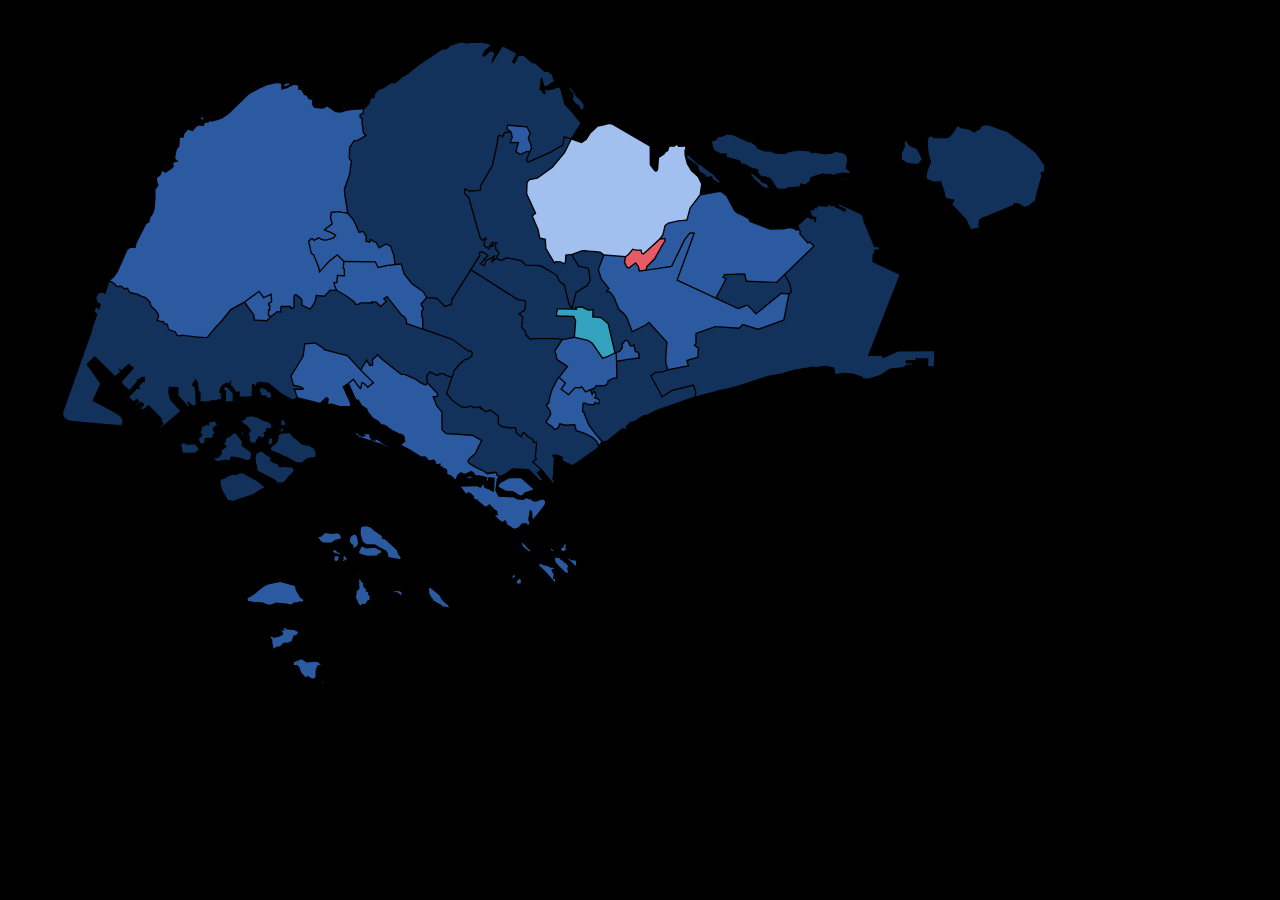
<file: maps/1997.html>
<!DOCTYPE html>
<html lang="en">
  <head>
    <meta charset="UTF-8" />
    <meta name="viewport" content="width=device-width, initial-scale=1.0" />
    <title>SG</title>
    <link rel="stylesheet" href="../styles/style.css" />
  </head>
  <style>
    path:hover {
      stroke: #fff !important;
      stroke-width: 0.5 !important;
    }
  </style>
  <body>
    <svg
      id="singapore-whole"
      version="1.1"
      viewBox="-22 107 376.7 200"
      xmlns="http://www.w3.org/2000/svg"
    >
      <g
        transform="translate(0,0)"
        id="layer1"
        
      >
        <path
          id="West Coast"
          d="m 123.7116,258.36133 h 0.021 l -0.006,-0.01 h -0.0137 c -1.1e-4,0.002 -5.6e-4,0.005 -0.001,0.01 z M 93.272271,232.2308 c -0.05333,-0.0255 -0.09597,-0.0459 -0.09454,-0.0452 0.228288,0.0978 1.07562,0.25772 1.34961,0.62304 0.03483,0.0464 0.06367,0.10071 0.08789,0.15625 0.02203,0.0505 0.04184,0.10594 0.06055,0.16407 0.01684,0.0523 0.03379,0.10881 0.04883,0.16601 0.02708,0.10297 0.05214,0.21242 0.07422,0.32227 0,0 0.06908,0.27401 0.138672,0.88867 l 0.01172,0.10547 -0.08008,0.0684 c -0.738735,0.64095 -0.775391,0.61914 -0.775391,0.61914 -0.03611,0.0251 -0.07221,0.0495 -0.105469,0.0703 -10e-7,0 -0.09349,0.0898 -0.01172,0.28711 l 2.427735,1.27148 0.0078,0.004 c 1.696772,1.11753 0.973515,0.63806 1.732422,1.11914 0.214921,0.13624 0.427601,0.27152 0.626953,0.39453 0.110719,0.0683 0.217279,0.13178 0.316407,0.19141 0.110198,0.0663 0.211444,0.12659 0.300781,0.17773 0.0995,0.057 0.180852,0.10313 0.24414,0.13477 0.06873,0.0343 0.06055,0.0371 0.06055,0.0371 0.154065,0 0.656911,-0.1944 1.156251,0.0137 0.52017,0.21673 0.65934,0.90068 0.90039,1.00781 0.0107,0.005 0.031,0.0123 0.0703,0.0176 0.0347,0.005 0.0778,0.007 0.12696,0.008 0.0442,4.5e-4 0.091,-9.9e-4 0.14257,-0.004 0.0933,-0.005 0.19551,-0.016 0.29883,-0.0293 0,0 0.30359,-0.0273 0.83594,-0.15234 l 0.12305,-0.0293 0.65039,0.83398 -0.0586,0.58008 1.54297,-0.16211 -0.17383,0.33203 c -0.12318,0.23487 -0.13796,0.34627 -0.13867,0.35157 0.10519,0.007 0.29893,0.0316 0.70508,0.1875 l 0.084,0.0332 0.19532,0.52539 c 0.34037,-0.0767 0.54101,-0.0352 0.54101,-0.0352 0,0 0.21803,0.0418 0.58399,0.68164 l 0.0273,0.0508 -0.0332,0.89062 1.32422,0.5918 1.08203,1.05078 0.57812,-1.38086 1.04297,-0.82422 0.96875,0.58008 0.75391,-0.26367 1.27929,-0.63672 0.85352,0.49414 0.41992,0.83789 h 1.23828 l 2.32813,0.55469 -0.27344,0.98047 0.30664,-0.006 0.26172,-1.04688 1.82031,0.22656 -0.20898,4.30469 -0.28125,-0.1543 c -1.3775,-0.76228 -1.1836,-0.625 -1.1836,-0.625 -0.0496,-0.024 -0.0945,-0.0462 -0.13476,-0.0644 -0.0452,-0.0204 -0.0812,-0.0343 -0.10938,-0.0449 -0.0295,-0.0111 -0.008,-0.01 -0.008,-0.01 -0.0379,0 -0.0939,-0.0129 -0.12695,-0.0234 -0.0326,-0.0103 -0.0678,-0.0238 -0.10547,-0.0391 -0.0341,-0.0138 -0.0712,-0.0299 -0.10938,-0.0469 0,0 0.0271,0.0458 -0.84765,-0.42383 l -0.0937,-0.0508 -0.0684,-0.65625 h -0.40039 l -0.16211,0.52148 -0.48633,0.26758 -0.9668,-0.42383 -4.71093,0.0996 1.27734,1.67383 0.006,0.006 0.46484,0.44141 c 0.2208,-0.57258 0.41211,-0.50196 0.41211,-0.50196 0.0396,0 0.0807,0.009 0.11133,0.0176 0.0286,0.008 0.0596,0.0179 0.0898,0.0293 0,0 0.0548,-0.0167 0.70118,0.3418 l 0.0234,0.0137 0.86914,0.86914 -0.0293,0.11133 c -0.086,0.32618 0.01,0.49023 0.01,0.49023 0.01,0.0134 0.0222,0.0241 0.0508,0.0293 0.40408,0.0735 0.79349,0.16262 0.98047,0.34961 0.16781,0.16782 0.47581,0.63257 0.61719,0.67968 0.0385,0.0128 0.0949,0.0421 0.13672,0.0684 0.0397,0.0249 0.0836,0.0557 0.13086,0.0898 0.0427,0.0308 0.0888,0.0648 0.13672,0.10156 0.0432,0.0331 0.0888,0.0689 0.13476,0.10547 0.0847,0.0674 0.081,0.0403 0.88086,0.74023 l 0.55274,0.14453 0.86523,-0.70898 1.53711,1.57617 0.78711,0.51172 0.19922,1.29297 -0.72656,-0.0723 -0.0645,-0.11328 c -0.009,0.1997 0.0137,0.31055 0.0137,0.31055 0.26887,0.19206 1.20533,1.04156 1.34179,1.31445 0.0442,0.0884 0.60338,0.3667 0.88281,0.49414 0.50498,-0.8615 0.82813,-0.46875 0.82813,-0.46875 0.0439,0.0542 0.0732,0.12549 0.0918,0.19532 0,0 0.0673,0.38379 0.53711,1.14257 0.38111,0.19762 0.50976,0.23438 0.50976,0.23438 0.019,0.006 0.0323,0.01 0.041,0.0117 0.24985,0.0499 0.78638,0.62171 0.89062,0.67383 0.13218,0.0661 0.29609,0.13381 0.52149,0.16601 -3e-5,0 0.0179,-2.8e-4 0.041,-0.004 0.0271,-0.004 0.0594,-0.0126 0.0996,-0.0234 0.0359,-0.01 0.0748,-0.0212 0.11719,-0.0352 0,0 0.10781,0.004 0.9082,-0.37891 l 1.0586,-1.17187 1.4746,0.0449 0.0449,0.13477 c 0.0912,0.28476 0.15625,0.39648 0.15625,0.39648 0.0202,0.0414 0.0326,0.0526 0.0488,0.0801 0.11872,-0.17051 0.27875,-0.40373 0.41602,-0.60742 0.022,-0.0326 0.0432,-0.0631 0.0625,-0.0918 0.008,-0.0115 0.0143,-0.0225 0.0215,-0.0332 0.006,-0.01 0.0135,-0.0184 0.0195,-0.0274 0,0 0.002,-0.002 0.002,-0.002 l -0.30274,-0.33203 -0.125,-0.82227 0.29883,-1.67773 -0.002,0.0195 c 0.10959,-1.40736 0.64453,-0.80859 0.64453,-0.80859 0.0396,0.0463 0.0731,0.11146 0.0957,0.16797 0.0209,0.0522 0.0384,0.11235 0.0547,0.17382 0.0147,0.0556 0.0286,0.11582 0.041,0.17774 0.0112,0.0558 0.0216,0.11261 0.0312,0.17187 0,0 0.0682,0.18818 0.11718,1.1836 0.0139,0.41273 0.0352,0.61297 0.0527,0.71875 0.0558,-0.0619 0.10971,-0.12068 0.18555,-0.20899 0.0962,-0.112 0.20574,-0.24223 0.32617,-0.38672 0.10836,-0.13 0.22558,-0.2712 0.34765,-0.41992 0.21976,-0.26772 0.45604,-0.55929 0.69532,-0.85547 0.89404,-1.10662 0.0876,-0.0839 1.91015,-2.39062 l 0.19532,-0.9961 c -0.33814,-0.44612 -0.60938,-0.51367 -0.60938,-0.51367 -0.0255,-0.003 -0.0573,-0.003 -0.0977,-0.002 -0.0359,0.001 -0.0757,0.005 -0.11914,0.01 0,0 -0.16722,-0.0237 -0.98047,0.20507 l -0.006,0.002 -0.79102,0.3789 -1.4082,-0.21484 -0.1211,-0.66992 -0.51953,0.28906 -0.55859,-0.36133 -0.75781,0.0312 -0.30079,0.375 -2.01562,-0.11719 -0.95117,-0.58398 -4.51953,-0.22461 -0.95899,-1.91211 0.5,-3.52344 0.56055,-0.30078 -0.64258,-0.38086 -0.25976,-0.8125 -2.53711,0.39649 -1.29493,-0.94336 c -1.092,-0.4753 -0.86532,-0.38894 -1.45507,-0.67774 -0.20339,-0.0996 -0.41625,-0.20564 -0.63086,-0.3164 -0.53562,-0.27646 -1.08762,-0.58186 -1.52149,-0.8711 -0.21793,-0.14529 -0.40944,-0.29069 -0.55859,-0.42773 -0.14783,-0.13586 -0.27266,-0.28282 -0.32227,-0.43164 -0.051,-0.15296 -0.0394,-0.30805 0.006,-0.45508 0.0432,-0.14213 0.1193,-0.28564 0.21485,-0.42187 0.18671,-0.26627 0.46076,-0.5334 0.73242,-0.76563 0,0 0.41428,-0.37261 1.07422,-0.79102 l 1.88867,-3.81054 -2.48047,-1.46485 -7.75586,-0.48046 -1.35742,-1.16993 -0.0684,-5.27929 -1.49024,-1.83008 -0.66406,-1.82031 -0.4414,-1.05469 1.32421,-0.1836 v -0.60351 l -1.76953,-1.83594 -0.9707,-0.98633 c -0.0428,0.0454 -0.0842,0.0901 -0.13672,0.14063 -0.0765,0.0735 -0.16678,0.15332 -0.25195,0.21094 -0.0449,0.0303 -0.0945,0.058 -0.14258,0.0762 -0.0549,0.0207 -0.12344,0.0338 -0.19531,0.0176 -0.0798,-0.0201 -0.20311,-0.0771 -0.35352,-0.15235 -0.14992,-0.0749 -0.3344,-0.17424 -0.509764,-0.26758 -0.3512,-0.18689 -0.02446,-0.005 -0.679687,-0.36718 l -0.0098,-0.006 -1.351562,-0.94532 -3.027344,-1.29101 -1.248047,-0.18555 -5.796875,-4.51562 -0.957031,-1.04102 -1.328125,1.25 v 1.78516 h -1.173828 l -0.791016,-1.38281 -1.466797,2.50585 3.783203,3.74805 -1.988281,1.60742 -0.126953,-0.13867 c -0.385256,-0.42378 -0.449062,-0.4764 -0.546875,-0.57422 -0.298794,-0.29879 -0.634201,-0.59957 -0.779297,-0.66406 -0.05251,-0.0233 -0.06398,-0.0221 -0.08398,-0.0254 -0.111346,0.65713 -0.107577,0.59574 -0.148438,0.79883 -0.0738,0.36655 -0.158348,0.76779 -0.25,0.88476 -0.02052,0.0262 -0.07875,0.0879 -0.173828,0.0879 -0.120597,0 -0.18826,-0.0927 -0.234375,-0.14453 -0.04335,-0.0487 -0.09746,-0.11502 -0.160156,-0.19336 -0.05656,-0.0707 -0.122203,-0.15238 -0.191407,-0.24218 -0.06231,-0.0809 -0.127688,-0.16771 -0.197265,-0.25977 -0.449415,-0.59463 -0.166527,-0.19481 -1.361328,-1.85352 l -1.183594,1.01368 2.125,4.63281 0.613281,0.0371 1.074219,1.6875 1.474609,0.98242 0.38086,1.0332 1.476562,1.69336 c 0.966653,0.46923 0.994141,0.51563 0.994141,0.51563 0.04627,0.0266 0.09015,0.0531 0.130859,0.0781 0.04509,0.0277 0.08671,0.0546 0.123047,0.0801 0.03973,0.0278 0.0794,0.0599 0.109375,0.0898 0,10e-6 -0.270102,-0.34454 0.830078,0.93555 0.631949,0.16749 0.923828,0.27735 0.923828,0.27735 0.121928,0.0421 0.243623,0.0865 0.357422,0.13281 0.0633,0.0258 0.124093,0.0533 0.181641,0.0801 0.06382,0.0297 0.125338,0.0603 0.179687,0.0918 0.05992,0.0347 0.117219,0.0717 0.164063,0.11328 0.0311,0.0276 0.07213,0.0615 0.121094,0.10157 0.04385,0.0359 0.09224,0.0763 0.146484,0.11914 0.184986,0.14621 -0.238547,-0.14945 1.306641,0.98633 1.188971,0.5582 1.808199,0.84788 2.107397,0.98696 0.01413,0.005 0.02942,0.01 0.04573,0.0153 z m -3.62438,3.93062 c -0.0019,-0.005 -0.07953,-0.052 -0.07953,-0.052 0.04698,0.0239 0.0831,0.0425 0.113282,0.0566 4.19e-4,5.8e-4 0.07265,-0.0457 0.07813,-0.0469 -0.0426,-0.0182 -0.173829,-0.0859 -0.173829,-0.0859 -0.03378,-0.0141 -0.07525,-0.036 -0.117187,-0.0586 -0.03811,-0.0205 -0.08164,-0.0438 -0.126953,-0.0703 -0.04086,-0.0239 -0.08369,-0.0506 -0.128906,-0.0781 -0.04297,-0.0262 0.06286,0.068 -0.962891,-0.62109 -1.518549,-1.06409 -1.179362,-0.80331 -1.285156,-0.8711 -0.05428,-0.0348 -0.103638,-0.0663 -0.148438,-0.0937 -0.0501,-0.0307 -0.09182,-0.0541 -0.125,-0.0723 -0.0356,-0.0195 -0.04102,-0.0234 -0.04102,-0.0234 -0.0236,-0.006 -0.04848,-0.0129 -0.07422,-0.0215 0,0 -0.246685,-0.10564 -0.330078,-0.13672 l 0.03516,0.39844 -1.335938,-0.11719 -0.03711,-0.13477 c -0.03628,-0.13365 -0.09766,-0.16797 -0.09766,-0.16797 -0.0523,-0.0224 -0.09866,-0.0674 -0.123047,-0.0977 0,0 -0.123477,-0.0316 -0.355469,-0.90821 l -0.07813,-0.29492 0.248047,0.0391 c -0.08623,-0.0773 -0.155823,-0.16673 -0.201172,-0.17968 -6e-4,-1.7e-4 -0.01197,-0.002 -0.03711,-0.006 -0.0221,-0.003 -0.05145,-0.005 -0.08398,-0.008 0,0 0.191956,-0.0171 -0.894531,-0.043 h -0.05273 l -0.41211,-0.23828 c -0.01241,0.0326 -0.05859,0.11718 -0.05859,0.11718 -0.0025,0.008 -0.004,0.0146 -0.0059,0.0215 -5.56e-4,0.002 -0.0015,0.004 -0.002,0.006 0.06555,0.0308 0.193513,0.0975 0.394531,0.27929 l 0.275391,0.25 -1.267578,0.32422 -0.970703,-0.50976 -0.273438,-0.48828 c -0.432032,-0.0265 -0.529297,-0.0215 -0.529297,-0.0215 -0.01194,5.9e-4 -0.01563,0 -0.01563,0 -0.0217,0.004 -0.118964,0.0229 -0.111328,0.0215 l 0.302735,0.2246 0.871093,0.7461 6.5,2.01562 0.01758,0.0117 c 0.75077,0.42094 1.180678,0.65906 1.42037,0.78956 0.0099,0.005 0.02196,0.0113 0.03666,0.019 0.05913,0.0311 0.113015,0.06 0.160156,0.084 0.0322,0.0164 0.05964,0.0305 0.08344,0.0423 z M 123.594,258.36133 h -0.002 l -0.007,0.0142 c 0.003,-0.004 0.006,-0.009 0.009,-0.0142 z m -37.28272,6.69866 c 4.67e-4,3.8e-4 9.39e-4,7.6e-4 0.0014,0.001 -0.05496,-0.10222 -0.160063,-0.12884 -0.222853,-0.14511 -0.05881,-0.0152 -0.13403,-0.0284 -0.214844,-0.0391 -0.07326,-0.01 -0.157099,-0.0178 -0.246094,-0.0254 -0.08022,-0.007 -0.166327,-0.014 -0.255859,-0.0195 -0.08061,-0.005 -0.162706,-0.01 -0.248047,-0.0137 -0.153567,-0.007 -0.314439,-0.0129 -0.470703,-0.0176 -0.419613,-0.0125 -0.272195,-0.0167 -1.142578,-0.0176 l -1.09961,-0.74414 -0.388672,-1.4082 -0.214843,-0.66016 v -1.68945 l 0.291015,-0.5957 1.416016,-0.15625 1.261719,0.40625 0.773437,0.74414 c 0.530528,0.51116 0.773421,0.52734 0.773438,0.52734 0.0099,0.002 0.04196,0.0147 0.09766,0.0488 0,0 0.191268,0.10172 0.5625,0.45898 l 0.01172,0.01 0.01172,0.01 c 0.885496,0.62082 0.958985,0.62501 0.958985,0.625 0.0093,0.005 0.01813,0.0102 0.02734,0.0156 l 0.05859,0.83008 0.947266,0.1914 3.375,3.08204 0.488281,1.41796 0.708985,0.76368 -0.173829,0.5039 -2.378906,-0.40234 -1.105469,-0.22852 -0.03906,-0.74804 -0.492188,-1.04883 -0.06055,-0.0312 c -1.602619,-0.82893 -0.933261,-0.48487 -1.623047,-0.85742 -0.19938,-0.10769 -0.397986,-0.21512 -0.580078,-0.31641 -0.101129,-0.0562 -0.195942,-0.11111 -0.285157,-0.16211 -0.09919,-0.0567 -0.189446,-0.10925 -0.267578,-0.15625 -0.08706,-0.0524 -0.157915,-0.0959 -0.208984,-0.13086 -0.02837,-0.0194 -0.0461,-0.0326 -0.05859,-0.043 -0.0051,-0.004 0.0066,0.0126 0.01245,0.0209 z m -2.542689,0.98055 c -7.12e-4,1.2e-4 -0.0014,2.4e-4 -0.0021,3.5e-4 -0.01099,0.006 -0.02303,0.0129 -0.01648,0.0118 0.0023,-3.6e-4 0.0052,-0.002 0.0078,-0.002 0.0029,-4.4e-4 0.0065,4.7e-4 0.0098,0 0.0037,-5.2e-4 0.0076,-0.001 0.01172,-0.002 0.03763,-0.005 0.08819,-0.0108 0.152344,-0.0176 0.08213,-0.009 -0.626779,0.0301 1.984375,-0.16992 l 1.839843,0.86133 0.132813,0.43164 -0.171875,0.0664 -0.666016,0.3711 -0.386719,0.29101 -0.173828,0.24414 -2.697265,0.10742 c -0.09665,-0.0566 -0.181778,-0.1017 -0.292969,-0.15039 -0.0293,-0.0128 -0.06284,-0.0246 -0.0957,-0.0351 0,0 -0.100664,-0.0577 -0.779297,-0.16016 l -1.005859,-0.37305 -0.302735,-0.10742 0.189453,-0.8125 0.339844,-0.60156 0.162109,-0.34766 c 0.0487,-0.054 0.107422,-0.0703 0.107422,-0.0703 0.0035,0 0.01092,0.001 0.0293,0.004 0,0 -0.04672,-0.0504 0.628906,0.17383 0.79696,0.34433 0.744141,0.28906 0.744141,0.28906 0.02836,0.008 0.0593,0.0152 0.08594,0.0195 0.02429,0.004 0.103494,0.0102 0.165075,-0.022 z m 57.054639,5.85259 c -0.0581,-0.06 -0.15561,-0.16028 -0.13573,-0.14118 0.0953,0.0915 0.93333,0.84747 1.06055,1.0918 0.0528,0.10149 0.60888,0.32438 0.76367,0.35742 0.10882,0.0232 0.26855,0.0209 0.41797,0.0234 -0.11701,-0.1183 -0.19719,-0.23519 -0.17578,-0.36719 0.004,-0.0241 0.0109,-0.0446 0.0195,-0.0644 0.008,-0.0175 0.0149,-0.0342 0.0234,-0.0469 0,0 0.002,-0.002 0.002,-0.002 -0.0813,-0.18289 -0.20703,-0.5363 -0.20703,-0.80859 0,-0.34415 0.11037,-0.46093 0.25976,-0.65821 0.0332,-0.0438 -0.13991,-0.14078 -0.32617,-0.42187 1e-5,10e-6 -0.10927,-0.17265 -0.28711,-0.29102 l -0.28125,-0.19531 c -0.26185,-0.17959 -0.28711,-0.18359 -0.28711,-0.18359 l -0.0664,-0.0215 -0.0391,-0.0566 c -0.36219,-0.53229 -0.38281,-0.49023 -0.38281,-0.49023 l 0.002,-0.002 c -0.10407,-0.05 -0.42593,-0.16191 -0.61328,-0.34179 -0.1721,-0.16528 -0.2792,-0.33783 -0.3789,-0.39258 -0.0782,-0.043 -0.30761,-0.0137 -0.48438,-0.0137 -0.2405,0 -0.74935,-0.34089 -0.95117,-0.47657 -0.0943,-0.0634 -0.1348,-0.0694 -0.19531,-0.0742 l 0.41797,0.2539 0.0879,1.13867 0.0332,0.30469 0.50976,0.64649 c 0.74924,0.76267 1.07523,1.09416 1.19511,1.21558 0.006,0.006 0.0123,0.0114 0.0187,0.0174 z m 4.3566,-2.02272 c -0.001,-0.002 -0.003,-0.003 -0.004,-0.005 -4.1e-4,-8.2e-4 -7.2e-4,-0.002 -0.001,-0.003 -0.0546,0.20375 0.0842,0.33267 0.0381,0.4323 0,0 -0.0693,0.199 0.0117,0.60352 -0.11872,0.1234 -0.23047,0.20508 -0.23047,0.20508 -0.0152,0 -0.0285,-0.001 -0.0391,-0.002 -0.002,-8e-5 -0.002,10e-5 -0.004,0 l -0.0117,-0.008 c -0.50453,-0.30993 -0.55664,-0.43554 -0.55664,-0.43555 -0.10434,-0.16699 -0.1012,-0.30381 -0.26562,-0.43554 -0.0878,-0.0703 -0.30853,-0.37419 -0.60547,-0.50586 -0.11094,-0.0491 -0.26012,-0.14424 -0.38086,-0.24024 -0.0477,-0.0379 -0.0862,-0.0717 -0.11524,-0.10156 -0.004,-0.004 -0.008,-0.01 -0.0117,-0.0137 0.0295,-0.14695 0.0691,-0.35831 0.10546,-0.37696 0.0677,0.017 0.18605,0.17405 0.25782,0.27735 0.0311,0.0448 0.0696,0.13062 0.14453,0.18164 0.0911,0.062 0.22161,0.0781 0.40039,0.0781 0.3292,0 0.98658,0.063 1.04492,0.0742 0,0 0.0485,0.0497 0.12305,0.14258 0.0304,0.0379 0.0555,0.0751 0.0742,0.10742 0.003,0.005 0.006,0.008 0.008,0.0117 0.002,0.004 0.004,0.008 0.006,0.0117 0.001,0.003 0.003,0.005 0.004,0.008 0.001,0.002 0.001,0.004 0.002,0.006 7e-4,0.002 0.001,0.005 0.002,0.006 l 0.002,0.002 c 0,0 9.6e-4,-0.009 0.002,-0.0202 z m -6.5797,3.82864 c 0.001,-0.0325 -0.0122,0.0197 -0.0122,0.0197 0.009,-0.0739 0.007,-0.0712 0.008,-0.0918 l -0.25976,-0.37304 -0.004,-0.008 c -0.54073,-0.93397 -0.31836,-1.02734 -0.31836,-1.02734 0.0615,-0.10335 0.13884,-0.19048 0.33399,-0.16211 0.0804,0.0117 0.23999,0.0334 0.43359,0.0508 -0.0504,-0.0801 -0.0881,-0.17105 -0.0723,-0.27734 4.4e-4,-0.003 -3.3e-4,-0.003 0,-0.006 -0.0535,-0.0122 -0.14581,-0.0282 -0.24218,-0.0703 -0.17301,-0.0755 -0.6182,0.01 -0.84571,-0.12696 -0.13223,-0.0794 -0.68196,-0.3095 -1.07226,-0.42187 -0.38851,-0.11187 -0.60718,-0.0941 -1.01953,-0.21289 -0.37768,-0.10887 -0.53763,-0.28718 -0.64453,-0.40625 -0.0164,0.0164 -0.0288,0.0299 -0.0488,0.0469 -0.11807,0.0997 -0.28168,0.17732 -0.52344,0.0879 -0.01,0.0524 -0.0141,0.11894 -0.0293,0.18555 -0.004,0.0181 -0.0294,0.0441 -0.0391,0.0684 0.002,0.003 0.005,0.005 0.008,0.008 0.005,0.006 0.0112,0.0144 0.0176,0.0215 0.0449,0.0496 0.10694,0.10568 0.17774,0.16796 0.179,0.1575 0.38664,0.31611 0.46289,0.37891 0.17165,0.14121 0.91292,0.89442 1.0625,1.05859 -1e-5,0 -0.15927,-0.1206 0.50586,0.48633 l 0.008,0.008 2.17383,2.51171 0.004,0.004 c 0.0567,0.0726 0.0573,0.12766 0.0859,0.16992 0.008,0.0113 0.0506,0.0625 0.19727,0.10938 0.0331,0.0106 0.007,0.015 0.0117,0.004 0.0445,-0.11125 0.027,-0.33759 0.0742,-0.5039 0.005,-0.0188 0.01,-0.0256 0.0127,-0.0273 7.9e-4,4.8e-4 0.002,8.9e-4 0.002,0.001 -0.003,0.007 -0.0499,0.0186 -0.22199,-0.38993 -0.0661,0.0485 -0.15758,0.0822 -0.27344,0.0488 l -0.17578,-0.0488 0.0332,-0.17969 c 0.14008,-0.75393 0.18079,-1.01006 0.18856,-1.08598 -6.6e-4,0.002 -0.001,0.004 -0.001,0.004 9.3e-4,-0.008 0.002,-0.0152 0.002,-0.0217 z m -57.800047,-0.29329 c 0.0023,0.0504 0.01013,0.18646 0.02804,0.47705 l 0.05469,0.0391 0.01367,-0.50781 c -0.006,4.8e-4 -0.03333,-0.002 -0.04297,-0.002 -0.01696,4.1e-4 -0.034,0.003 -0.05078,0.004 -2.93e-4,-0.004 -5.75e-4,-0.007 -8.43e-4,-0.0104 -6.04e-4,4e-5 -0.0012,9e-5 -0.0018,1.3e-4 z m 17.069058,1.63043 -0.002,0.003 0.002,0.001 z m -0.0086,0.004 c 8.35e-4,0.001 0.0017,0.003 0.0028,0.005 l 0.0039,-0.006 -0.0044,-0.002 z m -33.903875,5.40723 c 0.104898,0.17486 0.281826,0.46821 0.02417,0.0261 0.02561,0.0265 0.0551,0.0541 0.08558,0.0811 0.03131,0.0278 0.06573,0.057 0.101563,0.0859 0,0 0.187642,0.15579 0.710937,0.50196 l -0.06641,0.54297 -1.025391,-0.043 -0.02539,0.006 c -1.382968,0.30306 -1.123047,0.22265 -1.123047,0.22265 -0.04207,0.007 -0.07717,0.012 -0.107422,0.0156 -0.03509,0.004 -0.05189,0.006 -0.06445,0.006 -0.05426,0 -0.110441,0.0156 -0.152344,0.0312 -0.03899,0.0146 -0.08126,0.0335 -0.123047,0.0547 -0.03786,0.0192 -0.07645,0.041 -0.117187,0.0645 0,0 -0.184829,0.0921 -0.779297,0.52734 l -1.31836,-0.32812 -3.15625,-0.25586 -1.15039,0.50195 c -1.213188,0.13707 -0.962891,0.0937 -0.962891,0.0937 -0.03088,0.002 -0.0526,0.004 -0.06836,0.004 0,0 -0.01552,-0.004 -0.05469,-0.0137 -0.03932,-0.0102 -0.08742,-0.0243 -0.146484,-0.043 -0.05279,-0.0167 -0.111887,-0.0367 -0.175781,-0.0586 -0.05747,-0.0197 -0.118199,-0.0419 -0.181641,-0.0645 -0.279737,-0.0996 0.09983,0.0639 -1.324219,-0.5 l -0.0332,-0.0137 H 52.6875 c -1.042851,-0.0312 -0.751836,-0.0287 -1.332031,-0.0645 -0.186486,-0.0115 -0.38265,-0.0239 -0.582032,-0.0391 -0.24927,-0.019 -0.504558,-0.0411 -0.75,-0.0664 -0.136317,-0.0141 -0.269809,-0.0288 -0.398437,-0.0449 -0.142919,-0.0179 -0.279084,-0.0381 -0.40625,-0.0586 -0.141394,-0.0228 -0.270084,-0.0465 -0.382813,-0.0723 -0.08378,-0.0191 -0.13818,-0.0391 -0.199218,-0.0586 l -0.154297,-0.81641 0.791015,-0.33789 1.472657,-0.91211 1.140625,-1.09765 1.417968,-1.02539 1.046875,-0.57617 1.613282,-0.33985 2.164062,-0.4375 3.158203,0.88281 1.115235,0.26954 0.287109,1.19921 0.01563,0.0254 c 2.155364,3.65689 1.179695,2.0254 1.179688,2.02539 0.01829,0.0352 0.04567,0.0703 0.07189,0.0998 z M 61.400788,293.498 c 0.0036,1.1e-4 0.0055,5e-5 0.0055,5e-5 0.003,2.9e-4 0.0058,6.9e-4 0.0085,0.001 -0.0095,0.0263 -0.03176,0.0878 -0.05323,0.14602 0.01354,-0.0407 0.03073,-0.092 0.0522,-0.15548 -0.0024,-4.8e-4 -0.0048,-0.001 -0.0075,-0.001 0,0 -0.08209,0.003 -0.251953,-0.0703 l -0.113281,-0.0488 -0.5,0.42578 -1.341797,-0.0508 -1.146485,1.05664 -1.070312,0.14649 -0.820313,0.59179 -0.294922,-1.45898 v -0.004 l -0.109375,-1.27148 -0.363281,-0.29883 -0.0625,-0.52734 0.490235,0.0293 0.335937,0.42969 1.857422,-0.4375 1.044922,-0.70898 -0.523438,-1.17774 0.867188,0.19727 -0.367188,-0.86133 0.425782,0.0762 0.677734,0.40234 1.958984,0.0996 0.53711,0.2793 0.746093,0.35938 -0.339843,0.6914 -1.044922,0.4043 -0.03125,0.0879 c -0.304349,0.88015 -0.475536,1.38001 -0.566009,1.64839 z m 7.169681,8.24615 c 0.0031,-0.0941 -1.78e-4,-0.0484 -0.0041,0.0154 -0.0095,0.0386 -0.01758,0.0924 -0.01758,0.12714 0,0.0567 0.05252,-0.99902 -0.05273,1.37695 l -0.04492,0.77539 -0.751953,0.36328 -0.408203,-0.11718 -1.052735,-0.69336 -0.794922,0.40429 -0.185547,-0.39062 -0.773437,-0.79492 -0.341797,-0.56446 -0.310547,-1.04687 -0.648437,-0.85156 h -1.041016 l -0.03711,-0.80469 2.291015,-0.85742 1.416016,0.92578 2.515625,-0.20313 0.808594,0.0918 0.802734,0.60156 v 0.26563 l -0.808594,0.0937 -0.04883,0.0976 c -0.466395,0.9459 -0.427734,0.94532 -0.427734,0.94532 -0.01709,0.0435 -0.03309,0.0857 -0.04687,0.125 -0.01421,0.0405 -0.02714,0.0795 -0.03695,0.11524 z m 45.288911,-56.92579 0.30468,0.0332 0.008,0.3086 0.75585,0.125 -0.004,0.0508 -1.70899,0.0254 0.008,-0.24024 0.65429,-0.0312 z m 13.96093,0.57422 c 0,0 -0.46795,-0.0379 1.25196,0.0547 l 3.52929,3.17187 c -0.18588,0.0834 -0.36017,0.17867 -0.5,0.2168 0,0 -0.20024,0.0534 -0.51367,0.22461 l -1.44336,0.46679 -1.02344,0.92578 c -0.58048,-0.16999 -0.71093,-0.22265 -0.71093,-0.22265 -0.0332,-0.0118 -0.0618,-0.023 -0.0879,-0.0332 -0.0295,-0.0116 -0.052,-0.0195 -0.0684,-0.0274 -0.0163,-0.008 0.006,0.01 0.006,0.01 -0.10598,-0.10598 -0.54591,-0.36397 -0.74024,-0.5 -0.15088,-0.10561 -0.23641,-0.25528 -0.71094,-0.40625 -0.0542,-0.0172 -0.11674,-0.0305 -0.18359,-0.043 -0.0605,-0.0113 -0.12758,-0.0222 -0.19727,-0.0312 -0.0628,-0.008 -0.12912,-0.0147 -0.19726,-0.0215 -0.0613,-0.006 -0.12367,-0.0125 -0.1875,-0.0176 -0.0741,-0.006 -0.12817,-0.0387 -1.22266,-0.0527 -0.2386,6.2e-4 -0.47656,-0.13281 -0.47656,-0.13281 0,0 0.85189,0.42547 -1.56836,-0.82422 -0.3421,-0.28784 -0.41992,-0.47266 -0.41992,-0.47266 -0.001,-0.003 -0.003,-0.007 -0.004,-0.01 -9.3e-4,-0.003 -0.001,-0.004 -0.002,-0.006 0.007,-0.0138 0.0135,-0.0275 0.0254,-0.0488 0.0144,-0.0259 0.0313,-0.0553 0.0508,-0.0879 0,0 -0.0272,0.01 0.49024,-0.75 l 2.49414,-1.32617 c 0.14508,-9.1e-4 0.12154,-0.001 0.30078,-0.006 0.21067,-0.005 0.49352,-0.0142 0.78515,-0.0215 0.58334,-0.0146 1.20261,-0.0293 1.32422,-0.0293 z m -10.07812,0.67383 0.55078,0.0176 -0.55078,0.0117 z m -46.365237,15.45117 c 1.645529,0.30344 1.5,0.2539 1.5,0.2539 0.06059,0.008 0.114887,0.0164 0.162109,0.0215 0.05123,0.006 0.103287,0.008 0.136719,0.008 0.03538,0 0.07918,-0.003 0.125,-0.008 0.04165,-0.004 0.0898,-0.0105 0.140625,-0.0176 0,0 -0.07643,0.0397 1.203125,-0.21484 l 0.908203,0.34961 0.470703,0.98632 -0.320312,0.30664 -1.373047,0.29493 -1.167969,0.7832 -2.349609,0.0449 -0.642578,-0.39648 -0.683594,-0.84375 -0.0059,-0.008 -0.205078,-0.33984 0.847656,-0.15625 z m 8.595703,0.51172 c 0,0 0.100416,0.009 0.34961,0.0566 l 0.339843,0.53515 0.203125,0.71289 0.132813,1.32227 -0.113281,0.32227 -0.34961,0.42187 -0.6875,0.48828 -0.18164,-0.19726 v -0.56055 l -0.541016,-0.43555 -0.40625,-0.37304 -0.15625,-1.09961 0.285156,-0.0371 -0.04883,-0.49805 0.179688,-0.18555 0.375,-0.16992 0.248046,-0.27148 c 0.305152,-0.0297 0.371094,-0.0312 0.371094,-0.0312 z m 49.402344,2.36132 0.17773,0.0605 c 0.0797,0.10097 0.13281,0.18358 0.13282,0.1836 0.0146,0.0246 0.0345,0.052 0.0527,0.0742 0,0 -0.0384,0.0129 0.54688,0.53516 0.53187,0.68927 0.42968,0.58984 0.42968,0.58984 0.0124,0.0197 0.0205,0.0316 0.0254,0.041 0.10763,0.20673 0.66195,0.55201 0.79102,0.6582 0.0758,0.0624 0.18208,0.15194 0.26367,0.23242 -0.006,0.006 -0.0307,0.0197 -0.0918,0.0508 -0.17482,0.0209 -0.20881,0.021 -0.26171,0.0234 -0.0601,0.003 -0.11526,0.005 -0.16407,0.002 -0.007,-3.7e-4 -0.0132,-0.001 -0.0195,-0.002 -0.006,-4.4e-4 -0.0106,-0.001 -0.0156,-0.002 -0.004,-4.7e-4 -0.01,-0.001 -0.0137,-0.002 -0.003,-4.7e-4 -0.005,4.7e-4 -0.008,0 l -0.8789,-0.70899 -0.79102,-0.72461 -0.24609,-0.74023 z m 12.57812,0.53125 c 0,0 0.002,9e-5 0.0156,0 h 0.0117 c 0.005,4.7e-4 0.008,9.3e-4 0.0137,0.002 0.0931,0.0163 0.18824,0.0706 0.23633,0.125 0,0 0.002,0.002 0.002,0.002 -0.074,0.17414 -0.27685,0.72486 -0.23633,0.88086 0,0 0.1555,0.29562 0.29883,0.56641 l -0.35547,0.0352 -0.043,0.0293 c -0.15047,0.10443 -0.10168,0.0712 -0.21289,0.16016 -0.0729,0.0584 -0.12615,0.0737 -0.27734,0.0918 -0.14616,0.0176 -0.52498,-0.002 -0.58594,-0.0254 0,0 4.1e-4,-0.004 0.0137,-0.004 0.007,-0.002 0.0124,-0.001 0.0195,-0.004 l 0.27343,-0.0977 -0.47265,-0.55859 -0.0508,-0.0273 0.043,0.002 0.80079,-0.33789 0.26562,-0.72852 c 0.13727,-0.0956 0.24629,-0.11167 0.24023,-0.11133 z m -2.46289,0.7793 c 0.0294,0.0298 0.05,0.0802 0.0742,0.12891 l 0.0254,0.17383 c 0.003,0.0228 -7.2e-4,0.0118 0,0.0234 -0.0131,-7e-5 -0.11926,-0.0498 -0.20117,-0.082 z m -1.55664,0.42188 c 0,0 0.01,0.008 0.0176,0.0176 0.18078,0.22108 0.10754,0.29341 0.33008,0.4004 0.0623,0.0299 0.11816,0.0408 0.16992,0.041 0.0977,4.8e-4 0.082,-0.0117 0.082,-0.0117 0,0 0.009,0.012 0.0566,0.0977 0.0292,0.053 0.0509,0.0922 0.0703,0.1289 -0.0828,0.004 -0.20973,-0.004 -0.42188,-0.0859 -0.25932,-0.0996 -0.43999,-0.28167 -0.52539,-0.41016 -0.004,-0.006 -0.008,-0.0118 -0.0117,-0.0176 0.0819,-0.0773 0.15364,-0.15678 0.23242,-0.16015 z m -63.722653,0.38086 c 0,0 0.0093,0.001 0.01367,0.004 0.165649,0.0958 0.929377,0.88867 1.228516,0.88867 0.108661,0 0.284997,0.16085 0.480469,0.22461 3.06e-4,0.002 -2.9e-4,0.004 0,0.006 6.62e-4,0.005 0.0014,0.01 0.002,0.0156 0,0 -0.0049,0.0473 -0.0039,0.0547 -0.140541,-0.01 -0.353397,-0.0234 -0.353516,-0.0234 -0.132449,-0.0181 -0.830637,-0.14851 -0.875,-0.16992 0,0 0.352073,0.1026 -0.701172,-0.24414 -0.203941,-0.11544 -0.254263,-0.16 -0.265625,-0.16797 -0.05026,-0.0353 -0.09302,-0.0676 -0.128906,-0.0996 0.08863,-0.12269 0.271907,-0.32859 0.28125,-0.33008 0.159429,-0.0255 0.240729,-0.14785 0.322265,-0.1582 z m 2.765625,1.72851 c 0.0017,0.001 0.004,0.003 0.0059,0.004 0.03266,0.0222 0.06929,0.0529 0.109375,0.0879 0.05441,0.0476 0.0607,0.0525 0.11914,0.11133 l 0.15625,0.43359 0.363282,0.0879 0.04883,0.34961 -0.775391,0.0723 -0.03711,0.38476 -0.265625,0.01 c -0.09356,-0.0339 -0.09183,-0.0343 -0.126953,-0.0508 0.05145,-0.0718 0.09783,-0.11003 0.15625,-0.25391 l 0.01367,-0.0332 v -0.0352 c 0.03908,-0.93917 0.01953,-0.46567 0.01953,-0.58984 0,0 -0.0024,-0.0193 0.0332,-0.45313 0.08541,-0.0599 0.170663,-0.11968 0.179687,-0.125 z m -2.173828,0.11719 c 0.01531,0.004 0.05489,0.0124 0.337891,0.0488 l 0.158203,0.17578 0.01367,0.27344 -0.160156,0.39257 -0.19336,0.4043 h -0.68164 l -0.259766,-0.38281 c 0.07434,-0.29834 0.09577,-0.35951 0.0957,-0.35938 0.06379,-0.12269 -0.0064,-0.31165 -0.04883,-0.44726 0.273403,-0.0375 0.724015,-0.10891 0.738281,-0.10547 z m 13.298828,0.35351 c 0,0 0.002,0 0.002,0 0.0024,8e-5 0.0056,-1e-4 0.0078,0 -0.01063,-0.0109 0.04957,0.0838 0.146484,0.23438 l -0.0059,0.01 -0.212891,-0.0723 z m 38.732418,5.0879 c -0.004,-0.002 -0.0149,-0.0134 0.0176,0.0312 0.12622,0.17317 0.23088,0.26356 0.3125,0.32226 0.005,0.004 0.009,0.006 0.0137,0.01 -0.0545,0.16276 -0.17479,0.44233 -0.18164,0.44726 -0.0149,0.0108 -0.0276,0.0263 -0.041,0.041 -0.23684,-0.0363 -0.46335,0.007 -0.66992,0.0527 0.0158,-0.0306 0.0153,-0.0415 0.0391,-0.082 0.26998,-0.46089 0.44819,-0.80399 0.50976,-0.82226 z m -45.546871,1.14257 0.103516,0.24414 0.410156,0.25391 0.13086,0.58398 0.542968,0.0527 -0.03711,1.04492 0.400391,0.38477 0.142578,0.43554 0.49414,0.0332 v 0.23828 c -0.287744,0.25936 -0.205106,0.44913 -0.205078,0.44922 0,0 -0.08433,0.2013 0.757813,0.21875 l -0.136719,0.89062 0.439453,0.0391 0.09961,0.78516 c 0.0347,0.24254 0.02153,0.17767 0.02734,0.26172 0.0042,0.06 0.0056,0.11191 0.0039,0.1543 -0.165762,0.0899 -0.516073,0.30019 -0.646484,0.33789 -0.308364,0.0891 -0.428969,0.77608 -0.431641,0.77929 -0.07603,0.0916 -0.231042,0.25556 -0.27539,0.27149 6.47e-4,6.2e-4 0.05507,0.0509 -0.617188,-0.0957 l -0.09961,-0.0215 -0.671875,0.59375 -0.445313,-0.4707 -0.166015,-0.0645 0.134765,-0.21679 -0.332031,-0.30078 0.08594,-0.5 -0.3125,0.0469 -0.07227,-0.43555 -0.244141,-0.47461 -0.06055,-0.125 0.210937,-0.23242 0.111328,-1.51562 0.333985,-0.0742 0.01953,-0.37891 0.441406,-0.0566 -0.06445,-2.34765 z m 47.201171,0.0195 c 0,0 0.002,0 0.002,0 0.003,6e-4 0.005,0.002 0.0137,0.004 0.21262,0.0584 0.25509,0.1065 0.36328,0.19336 -6e-5,0.001 -0.002,0.002 -0.002,0.004 -2e-4,0.003 3.9e-4,0.006 0,0.01 0,0 0.008,0.003 -0.0156,0.0664 l -0.0176,0.0508 0.008,0.0527 c 0.13181,0.80101 0.14453,0.7129 0.14453,0.71289 0.007,0.026 0.0166,0.0538 0.0254,0.0762 0.002,0.004 0.004,0.007 0.006,0.0117 -0.50273,0.18224 -0.8126,0.39211 -0.94726,0.23046 l -0.0215,-0.0234 -0.0254,-0.0176 c -0.47998,-0.30286 -0.40719,-0.27867 -0.39648,-0.27735 0.0215,-0.0314 0.0538,-0.0696 0.10742,-0.12109 0.0606,-0.0582 0.0912,-0.1141 0.11133,-0.17969 0.0381,-0.12443 0.0142,-0.15611 0.0371,-0.19531 0.009,-0.0149 0.0386,-0.0543 0.14648,-0.11133 0.1759,-0.0929 0.28202,-0.21061 0.35547,-0.3125 0.10825,-0.15016 0.10547,-0.17382 0.10547,-0.17383 z m -26.24609,2.63282 1.39062,1.17773 0.74805,0.51953 0.70508,0.73047 0.44726,1.01563 0.75391,0.78515 1.02539,0.82032 0.37891,0.47656 -0.041,0.31836 -0.29883,-0.041 -0.27929,-0.17383 -1.08204,-0.10742 -0.3789,-0.39844 -0.8457,-0.48437 -0.63868,-0.35742 -0.83007,-0.47852 -0.31641,0.0117 0.10937,-0.60937 -0.4707,-0.084 -0.0391,-0.67773 -0.38086,-0.0176 v -0.52344 l -0.25391,-0.15234 -0.0176,-1.59766 z m -9.453128,0.99804 0.650391,0.21094 0.289063,0.10547 0.07031,0.91406 c -0.106043,-0.0158 -0.244391,-0.0588 -0.380859,-0.11133 l -0.05078,-0.17578 -0.06641,-0.041 c -0.366133,-0.22234 -0.44654,-0.26256 -0.53125,-0.30664 0,0 0,-0.002 0,-0.002 -0.002,-0.014 -0.005,-0.0287 -0.0098,-0.0449 -0.0053,-0.0181 -0.01324,-0.0374 -0.02344,-0.0566 -0.07336,-0.13842 -0.219084,-0.17969 -0.394531,-0.17969 -0.03234,0 -0.06837,-6.3e-4 -0.107422,-0.002 0,0 -0.257783,-0.0144 -0.71875,-0.0586 l 0.0039,-0.12305 z m -22.210937,26.65821 0.113281,0.15625 -0.0918,0.33789 -0.134765,-0.27539 z m -0.710938,2.44531 0.25,0.32031 -0.289062,0.24024 0.04883,0.75976 -0.273437,0.13086 -0.38086,-0.33203 0.166016,-0.92187 z"
        />
        <path
          id="Bukit Timah"
          d="m 7.6964161,187.43555 h -0.029912 l 0.00732,0.01 h 0.021484 c 4.27e-5,-0.002 4.234e-4,-0.006 0.0011,-0.01 z m 10.5939669,4.94404 c -0.0071,-0.006 -0.01203,-0.0108 -0.01546,-0.0144 -0.0034,-0.001 -0.0053,-0.002 -0.0054,-0.002 0,0 -0.02171,-0.006 0.02344,0.0312 0.04703,0.0389 0.106144,0.0929 0.179687,0.16016 0.146186,0.13378 0.331935,0.31016 0.513672,0.48633 0.339731,0.32932 0.131742,0.11893 0.667969,0.65429 0.04451,0.31357 0.05919,0.39717 0.07813,0.5 0.02643,0.14331 0.05692,0.29232 0.08984,0.41211 0.01646,0.0601 0.03642,0.12126 0.05664,0.16797 0.01997,0.0463 0.05104,0.11907 0.138672,0.16602 0,0 0.0925,0.0713 0.226563,0.1914 0.136117,0.12191 0.308905,0.28515 0.488281,0.45899 0.179444,0.1739 0.36161,0.35603 0.515625,0.52148 0.07718,0.0829 0.144044,0.15831 0.201172,0.22656 0.05699,0.0681 0.10041,0.12366 0.128906,0.16797 0.06434,0.10009 0.130982,0.21312 0.195312,0.32813 0.06439,0.11509 0.12452,0.2293 0.177735,0.33203 0.09,0.17387 0.07695,0.14674 0.154297,0.30664 l -0.132813,0.82031 -0.435547,0.75195 1.302735,0.41016 0.78125,0.0508 0.175781,0.55078 0.884766,0.17578 0.414062,1.5625 2.042969,0.72071 0.455078,1.03125 1.074219,0.17773 0.388672,-0.23828 4.705078,0.55664 2.908203,0.1543 2.386719,-2.87695 1.783203,-1.8418 2.86914,-3.55078 3.804688,-2.09961 2.603515,3.53711 0.226563,1.69531 3.917969,0.19336 1.15039,-1.1543 1.871094,-1.52539 1.132813,0.0996 0.148437,-1.625 h 2.429688 l 0.123046,0.52344 1.220704,-0.12695 -0.002,-0.17969 c -0.0024,-1.72606 7.94e-4,-1.01156 0.01367,-1.78711 0.0075,-0.44816 0.01847,-0.89341 0.03516,-1.23047 0.0084,-0.16871 0.0184,-0.3042 0.0293,-0.40039 0.004,-0.0352 0.0078,-0.0535 0.01172,-0.0723 0.0057,-0.006 0.02114,-0.0122 0.02539,-0.0176 0.0213,-0.0266 0.04162,-0.0629 0.05273,-0.082 0.0099,-0.017 0.02042,-0.034 0.03125,-0.0488 0.01146,-0.0157 0.01524,-0.0173 0.01563,-0.0176 0,0 0.0037,-0.003 0.01563,-0.006 0.0023,-6.2e-4 0.01598,-0.004 0.04297,0 0.02808,0.004 0.06631,0.0153 0.119141,0.0371 0.05333,0.022 0.117867,0.0532 0.197265,0.10156 0.08109,0.0494 0.163439,0.10536 0.244141,0.16406 0.08082,0.0588 0.15977,0.12152 0.240234,0.1875 0.15922,0.13065 0.308659,0.26528 0.4375,0.38867 0.128629,0.12319 0.237045,0.23677 0.314453,0.31836 0.04553,0.048 0.05886,0.0619 0.07227,0.0762 l 0.0918,1.67968 0.101562,0.0527 c 1.13158,0.57946 0.567041,0.29133 1.148438,0.58203 0.290614,0.14531 0.588152,0.29091 0.818359,0.40039 0.11556,0.055 0.215229,0.10199 0.291016,0.13477 0.07403,0.0321 0.159433,0.0664 0.216797,0.0664 0.100274,0 0.176277,-0.0718 0.21289,-0.10742 0.03901,-0.0381 0.08384,-0.0893 0.13086,-0.14648 0.09234,-0.11254 0.203966,-0.26442 0.308593,-0.41016 0.106158,-0.14786 0.06993,-0.0834 0.40625,-0.58594 l 0.0059,-0.01 0.707031,-1.37891 0.212891,-1.33594 2.355468,0.23047 1.642579,-1.82226 1.792968,0.084 2.666016,1.55273 2.365234,1.72461 0.517578,0.87305 0.970704,-0.0703 0.794921,-0.41602 3.355469,0.0332 -0.06055,-0.29493 1.007813,0.0234 1.326172,1.39063 1.992187,-1.75 -0.697265,-0.78516 0.580078,-0.39258 4.298828,5.46875 0.476562,0.17774 0.761719,0.97851 0.06055,1.14258 13.68555,4.77344 4.55273,3.38476 h 0.76563 l 0.36328,0.52149 -0.19336,0.67968 -1.06836,0.82227 -0.90625,0.15039 -1.87109,1.71875 -1.34961,1.7168 -0.30079,1.29297 -0.21093,0.32617 -1.19727,-0.2793 -1.39062,-0.74219 -1.36914,0.25391 -0.26563,0.37695 -2.30664,-1.13086 -1.04687,1.51954 0.27148,1.97265 c -0.005,0.005 -0.008,0.009 -0.0195,0.0215 -0.0464,0.051 -0.11039,0.1171 -0.18164,0.18554 -0.0704,0.0677 -0.1382,0.12802 -0.19727,0.16797 -0.0234,0.0159 -0.0351,0.0216 -0.0469,0.0274 -0.0278,-0.0103 -0.11133,-0.0469 -0.24414,-0.11329 -0.14639,-0.0732 -0.32549,-0.16486 -0.5,-0.25781 -0.33874,-0.18029 -0.0658,-0.0269 -0.658207,-0.35742 l -1.373047,-0.96094 -3.115234,-1.32812 -1.191406,-0.17578 -5.697266,-4.43946 -0.0059,-0.006 -1.197266,-1.30078 -1.746094,1.64453 v 1.5586 h -0.542969 l -1.019531,-1.78321 -1.755859,3.00391 -3.746094,-4.09375 -2.494141,-0.60156 -4.314453,-1.15625 -0.298828,-0.42578 -2.443359,-1.50391 -3.298828,0.24414 -0.513672,3.78125 -3.59375,5.86914 0.777344,2.91602 0.125,0.0234 c 0.828696,0.14625 0.574482,0.10282 0.933593,0.17383 0.242296,0.0479 0.491244,0.10059 0.695313,0.14844 0.101781,0.024 0.194043,0.0459 0.265625,0.0664 0.07245,0.0207 0.108611,0.0357 0.130859,0.0469 0.07335,0.0367 0.202549,0.0934 0.339844,0.16211 0.06801,0.034 0.137944,0.0699 0.199219,0.10547 0.01248,0.007 0.01948,0.0142 0.03125,0.0215 -0.0169,0.001 -0.02756,0.003 -0.04687,0.004 -0.05906,0.005 -0.126671,0.008 -0.207032,0.008 h -2.320312 l 0.955078,2.6543 -1.166016,0.59766 -3.289062,-1.84961 -3.794922,-3.1211 -2.769531,-0.38476 -0.853516,0.53515 -0.207031,0.70508 -0.201172,0.0703 -0.09961,-0.50781 -0.759766,-0.17578 -0.09375,3.76172 -3.539062,0.13672 0.08984,-1.57031 h -1.355468 l -0.175782,-0.79688 -0.492187,-0.0801 0.05273,-0.45508 -0.646484,-0.40039 0.04883,-1.76953 -0.601563,0.99805 -0.816406,-0.082 -0.880859,0.48828 -0.501953,0.33398 -0.621094,1.11133 -0.115234,1.10547 0.527343,0.0937 -0.07422,1.75977 h -1.064454 l 0.03125,0.30273 h -2.054687 l -0.0293,0.30273 -2.835937,-0.0273 0.03125,-2.91797 -0.421875,-0.0644 -0.408204,-2.59375 -0.603515,-1.04102 -1.271485,1.91016 0.890625,0.47852 0.201172,1.59765 0.201172,3.67383 -0.998047,0.23828 -1.164062,-1.2793 -0.332031,0.21485 0.535156,1.23242 -0.142578,0.082 -3.027344,-3.29297 0.02344,-2.40625 -2.875,-0.0703 -0.134765,1.74805 0.539062,2.06445 2.966797,3.25586 -5.832031,5.07031 -0.06445,-0.0957 1.070312,-1.08985 -0.488281,-0.64843 -0.01953,-0.89649 -3.980469,-4.16992 -1.460937,1.36133 -0.494141,-0.39453 -0.619141,0.51367 -0.04102,-0.0996 1.308593,-1.11133 -0.0293,-0.56054 -0.341797,-0.3125 -0.927735,-0.2129 -1.085937,0.87891 -0.06445,-0.0762 1.060547,-0.88281 -0.582032,-0.97852 -1.144531,0.85156 -1.257812,-1.22265 2.289062,-2.32813 0.941406,-0.0176 0.03906,-0.39453 -0.330078,-0.0723 -0.04492,-0.29883 0.980469,-1.23438 0.78125,-0.11328 -0.05469,-1.48437 -1.029297,-0.0566 -0.601562,0.76562 -0.699219,-0.0254 -0.02539,0.63281 -2.144531,2.52344 -2.199219,-1.95898 0.04687,-0.48242 3.492188,-4.00977 -1.615234,-1.27734 -2.076172,1.9707 -0.496094,-0.43164 -0.453125,0.2207 0.625,0.53711 -1.5742189,1.36133 -5.9453125,-5.90234 -2.4980469,2.45117 4.0332032,5.72265 -2.2695313,5.0586 0.1738282,0.0859 c 0.7728949,0.38052 0.3860132,0.19031 0.9921874,0.4961 0.6066333,0.30602 1.4331281,0.72707 2.3125,1.18945 0.4396222,0.23116 0.8928918,0.47277 1.3378907,0.71485 0.5563673,0.30265 1.0989544,0.60609 1.5898437,0.89257 0.2726328,0.15911 0.5293102,0.31202 0.7617184,0.45703 0.25838,0.16123 0.486395,0.31064 0.675782,0.44532 0.901266,0.64089 1.025385,1.38229 0.943359,1.96093 0,0 -0.08739,0.52177 -0.337891,0.93555 l -14.865234,-1.36328 c -0.00158,-2.5e-4 -0.00233,-0.002 -0.00391,-0.002 -1.1557925,-0.18588 -1.7077712,-0.66769 -1.9589843,-1.13477 -0.1950549,-0.36266 -0.2324615,-0.7443 -0.21875,-1.04101 0.00294,-0.0637 0.011395,-0.28853 0.072266,-0.48243 l 8.1933594,-23.01953 0.5917969,-2.10742 0.00391,-0.01 v -0.002 l 1.21875,-3.50586 -0.7773437,-0.92578 0.359375,-1.05859 0.9609374,0.6289 0.085937,-0.23828 c 0.3422331,-0.95196 0.3125,-0.99023 0.3125,-0.99023 0.011641,-0.0459 0.022481,-0.0891 0.03125,-0.13086 0.00969,-0.0461 0.018468,-0.0924 0.023437,-0.13281 0.00538,-0.0438 0.00837,-0.0947 0.00195,-0.14063 -0.00964,-0.069 -0.059586,-0.20898 -0.2246094,-0.20898 0,0 0.015739,0.001 0,-0.004 -0.015245,-0.005 -0.036593,-0.0126 -0.0625,-0.0234 0,0 -0.087963,-0.0187 -0.6582031,-0.35351 L 3.9746094,192.2832 c 0.2537202,-0.62141 0.4785194,-0.98828 0.4785156,-0.98828 0.1037464,-0.18154 0.4357624,-0.32525 0.7832031,-0.41406 0,0 0.2770357,-0.0697 0.5976563,-0.10547 l 0.8632812,0.5 1.1152344,-3.7168 c 0.1192619,0.0628 0.2193411,0.11543 0.4160156,0.21875 0.3273494,0.17198 0.675752,0.35544 0.7695313,0.40235 0,0 0.020638,0.0122 0.058594,0.043 0.03628,0.0295 0.080282,0.0696 0.1328125,0.11718 0.1039331,0.0944 0.2277583,0.21203 0.3457032,0.32813 0.2171268,0.21373 0.031605,0.0207 0.4492187,0.45312 l 0.050781,0.0527 0.447266,0.0469 0.0625,-0.0449 c 0.0253,-0.0183 0.01314,-0.009 0.04102,-0.0234 0.03775,-0.0195 0.08729,-0.0432 0.146484,-0.0605 0.02869,-0.008 0.06141,-0.0155 0.09961,-0.0215 0.03172,-0.005 0.068,-0.008 0.111328,-0.008 0.03954,0 0.07916,0.004 0.119141,0.0117 0.04148,0.008 0.08301,0.0184 0.125,0.0352 0.0444,0.0178 0.09031,0.0409 0.140625,0.0703 0.04961,0.0289 0.09984,0.0623 0.148438,0.0977 0.09956,0.0724 0.1937,0.15414 0.277343,0.23243 0.08429,0.0789 0.154648,0.1508 0.203125,0.20312 0.04529,0.049 0.02126,0.0181 0.07031,0.0801 l 0.07226,0.0918 0.115235,-0.0195 c 0.18561,-0.0303 0.10171,-0.0161 0.216797,-0.043 0.05874,-0.0137 0.12509,-0.0309 0.189453,-0.0508 0.06313,-0.0196 0.132534,-0.0439 0.189453,-0.0723 0.0093,-0.005 0.01672,-0.007 0.0293,-0.01 0.006,-0.001 0.01218,-0.003 0.03711,-0.004 0.03734,-9.9e-4 0.07504,0.004 0.111328,0.0117 0.008,0.002 0.04821,0.0144 0.07031,0.0195 0.01252,0.0255 0.02434,0.0518 0.0625,0.12695 0.06381,0.12571 0.151515,0.29256 0.246094,0.45898 0.0473,0.0833 0.09612,0.16797 0.146484,0.24805 0.0495,0.0787 0.102368,0.1561 0.152344,0.22266 0.049,0.0654 0.103172,0.13011 0.15625,0.17773 0.03091,0.0277 0.06106,0.0499 0.09375,0.0684 0.03052,0.0166 0.08245,0.0391 0.144531,0.0391 0.05238,0 0.124334,0.004 0.207031,0.0137 0.0853,0.009 0.179862,0.0208 0.269531,0.0351 0.08901,0.0143 0.171209,0.0311 0.240235,0.0469 0.0703,0.0161 0.107162,0.0282 0.117187,0.0332 0.061,0.0305 0.157066,0.0526 0.267578,0.0781 0.111072,0.0257 0.246858,0.0536 0.378907,0.0801 0.245899,0.0492 0.0975,0.024 0.478515,0.0918 l 1.0625,0.5293 0.01367,0.004 c 0.656219,0.22622 1.013002,0.34796 1.19468,0.40889 z m 36.086018,36.47771 c 0.01495,0.008 0.0279,0.0157 0.0279,0.0157 -0.01603,-0.005 -0.636171,-0.1063 -0.90625,-0.24024 -0.231394,-0.11478 -0.784183,-0.27959 -1.03125,-0.45117 -0.211701,-0.14701 -0.668542,-0.47109 -0.839844,-0.53906 -0.169164,-0.0672 -0.344308,0.0225 -0.548828,-0.0645 -0.05618,-0.0239 -0.504236,-0.0433 -0.619141,-0.28906 0,0 -0.002,0 -0.002,0 -0.0025,-9.1e-4 -0.0063,-8.7e-4 -0.0098,-0.002 -0.04198,-0.013 -0.109606,-0.0233 -0.197266,-0.0293 -0.178848,-0.0123 -0.384021,-0.005 -0.498047,-0.0176 -0.0172,-0.002 -0.03859,-0.004 -0.08008,-0.004 h -0.07031 c -0.02317,7e-4 -0.04212,9.3e-4 -0.07031,0.002 -0.335669,0.0107 -0.838682,0.0658 -0.839844,0.0664 -3.49e-4,1.7e-4 -0.05087,0.0276 -0.513672,0.15234 -0.212728,0.48589 -0.277343,0.5957 -0.277343,0.5957 -0.01426,0.0261 -0.02916,0.0504 -0.04297,0.0723 -0.01394,0.0221 -0.03895,0.0586 -0.05859,0.0781 -0.149679,0.14879 -0.548756,0.074 -0.695312,0.0488 -0.0017,0.004 -0.0041,0.006 -0.0059,0.01 0,0 -0.0679,0.17414 -0.173828,0.51172 l 0.664063,0.63867 0.748046,0.38281 0.480469,0.65039 0.0078,0.01 c 0.494939,0.59115 0.513672,0.67187 0.513672,0.67187 0.02069,0.0316 0.03968,0.0623 0.05664,0.0918 0.0183,0.0318 0.03813,0.0667 0.05078,0.0977 0.01257,0.0308 0.03203,0.11292 0.02344,0.16406 1.3e-5,-8e-5 -0.0027,0.1487 -0.384766,0.47265 l -0.255859,0.50977 0.371094,0.68164 -0.02148,1.03125 0.4375,0.72852 c 1.218484,-0.0421 1.211333,-0.0273 1.19336,-0.0254 l 0.201172,-0.85157 0.28125,-0.0762 c 0.120927,-0.13548 0.167968,-0.23828 0.167968,-0.23828 0,-0.20427 0.07939,-0.4536 0.226563,-0.59961 0.193539,-0.19212 0.498047,-0.0566 0.498047,-0.0566 0,0 0.111791,-0.0416 0.421875,0.29883 h 0.002 c 0.207271,0.13011 0.294922,0.13867 0.294922,0.13867 0.01049,0.002 0.05936,-0.002 0.0918,0 0.05998,-0.131 0.125,-0.22266 0.125,-0.22266 0.05895,-0.0702 -0.0049,-0.12159 0.179687,-0.30468 -2.6e-5,2e-5 0.131507,-0.10379 0.214844,-0.17383 -0.24818,-0.0947 -0.312832,-0.52066 -0.333985,-0.64649 -0.04878,-0.29103 0.418167,-0.52343 0.617188,-0.52343 0,0 0.154967,-0.0184 0.166016,-0.0176 -0.01544,-0.0432 -0.07171,-0.21077 -0.103516,-0.29492 -0.03781,-0.10012 -0.0096,-0.20583 0.02148,-0.27344 0.09488,-0.2066 0.44066,-0.53711 0.626953,-0.53711 0.112545,0 0.609665,0.14453 0.691407,0.14453 0,0 0.09093,0.016 0.271484,0.0937 0.01546,-0.37478 0.02539,-0.74023 0.02539,-0.74023 -0.0011,-0.0472 -0.0034,-0.0921 -0.0059,-0.13282 -0.0027,-0.0455 -0.0054,-0.0838 -0.0098,-0.11718 -0.0037,-0.0277 -0.0084,-0.0395 -0.01172,-0.0527 -0.06328,-0.0358 -0.185515,-0.14634 -0.417969,-0.47851 -0.391926,-0.21268 -0.580121,-0.31379 -0.662532,-0.35726 -0.0035,-6.7e-4 -0.0074,-0.001 -0.01185,-0.002 z m 13.47738,7.71013 c 0.0035,0.007 0.0056,0.0107 0.0056,0.0107 -8.8e-5,-1.1e-4 -0.360436,-0.0934 -0.556641,-0.26367 -0.149821,-0.13008 -0.688474,-0.45995 -0.867187,-0.49218 -0.213304,-0.0384 -0.677638,-0.054 -0.894531,-0.13477 -0.119691,-0.0446 -0.622669,-0.0918 -0.726563,-0.0918 -0.220817,0 -0.85198,-0.51706 -1.080078,-0.68164 -0.250232,-0.18055 -0.658904,-0.60668 -0.763672,-0.69336 -0.132335,-0.10941 -0.92579,-0.79299 -1.173828,-0.99804 -0.252736,-0.20895 -0.71428,-0.82783 -0.833984,-1.05274 -0.03651,-0.007 -0.09128,-0.012 -0.16211,-0.0117 h -0.0625 c -0.02713,8.5e-4 -0.05349,0.002 -0.08008,0.004 -0.01458,9.1e-4 -0.0977,-0.004 -0.400391,0.043 l -0.01563,0.002 h -1.564453 c 0,0 -0.162977,-0.0277 -0.779297,0.28906 l -0.203125,0.36914 -0.296875,1.64649 -0.199218,0.21875 -0.390625,0.56055 -1.113282,0.75976 -0.3125,0.74414 c 0.0094,0.16703 0.06445,0.31445 0.06445,0.31445 4.4e-5,1.1e-4 -0.007,-0.008 0.04297,0.0215 0.233474,0.13835 0.880549,0.31171 1.660157,0.68164 0.952892,0.45214 0.876171,0.33302 1.787109,0.81641 0.888156,0.47133 0.612334,0.22103 0.878906,0.32031 0.167476,0.0623 0.940902,0.54837 1.150391,0.65234 0.223806,0.11103 0.997173,0.55836 1.044922,0.58203 0.103932,0.0515 -0.511675,-0.2848 0.855468,0.46485 0.862532,0.14342 0.97461,0.12304 0.97461,0.12304 0.04624,0.003 0.08856,0.007 0.128906,0.008 0.04504,0.001 0.08335,0.001 0.117188,0 0.03847,-0.001 0.0623,-0.004 0.07813,-0.008 0.311288,-0.0662 0.251391,-0.026 0.390625,-0.0605 1.06e-4,-3e-5 0.121182,-0.0499 0.375,-0.36914 l 0.01172,-0.0156 0.867188,-0.72656 0.04297,-0.0117 c 1.884488,-0.4977 0.916276,-0.24334 1.058593,-0.27148 -8.4e-5,1e-5 -0.201851,0.019 0.0553,-0.0118 0.137652,-0.0359 0.08245,-0.0204 0.01962,-0.002 0.18953,-0.0225 0.596845,-0.0686 1.427029,-0.1597 l 0.117188,-0.70508 -0.03906,-0.7168 c -0.343496,-0.63427 -0.53012,-0.97611 -0.625701,-1.14888 -0.0016,-7.8e-4 -0.006,-0.002 -0.0127,-0.004 z m -11.554761,4.38689 c -0.01358,-0.006 -0.02606,-0.0112 -0.0373,-0.0168 -0.102378,-0.0508 0.746445,0.42976 -1.013672,-0.56641 l -0.123047,-0.0684 0.1875,-1.08789 c -0.266663,-0.009 -0.486328,-0.10156 -0.486328,-0.10156 1.1e-5,1e-5 -0.161132,-0.0177 -0.894531,-0.54101 l -0.0098,-0.006 -0.162109,-0.14063 -0.583985,-0.42969 -0.205078,-0.25 c -0.119729,-0.15124 -0.271484,-0.17773 -0.271484,-0.17773 -0.0027,-3.3e-4 -0.01036,-0.002 -0.02734,-0.002 h -0.01172 c -0.279369,0.0427 -0.396551,0.0608 -0.451172,0.0879 -0.09177,0.0454 -0.917739,0.41848 -0.933593,0.43945 8.8e-5,-1.2e-4 -5.48e-4,5.4e-4 -0.0098,0.0176 0,0 0.0068,-0.0181 0.01004,-0.0293 -0.0045,0.003 -0.0072,0.005 -0.0081,0.006 5e-6,-10e-6 0,0 -1.6e-5,1e-5 -0.02574,0.0479 -0.111496,0.23234 -0.359359,0.79882 -0.0131,0.0509 -0.01804,0.0804 -0.03516,0.26758 -0.02018,0.21975 0.0134,0.85317 0.02148,0.86914 0.01491,0.0296 0.02643,0.0729 0.03125,0.0977 0.0046,0.0238 0.0098,0.0528 0.01367,0.082 0,0 0.01428,-0.0266 0.05664,0.75 l 0.296875,0.58985 v 0.66992 c 0,0 -0.0011,-0.0153 0.0039,0.006 0,0 -0.08606,-0.2193 0.294922,0.97461 0.03256,0.0158 0.05031,0.0231 0.101562,0.0488 0.109691,0.055 0.0063,-0.001 -0.116463,-0.0674 -0.001,-0.003 -0.0021,-0.006 -0.0031,-0.01 0.467086,0.24162 1.746285,0.90827 4.807042,2.50672 l 0.02539,0.0137 0.992187,0.94531 c 1.17476,0.0589 0.984375,0.0391 0.984375,0.0391 0.222419,0 0.744215,-0.29605 0.948959,-0.34659 -0.0018,0.002 -0.0035,0.003 -0.0052,0.005 -0.0098,0.003 -0.01897,0.007 -0.02184,0.008 9.7e-4,-8.2e-4 7.24e-4,-0.003 0.002,-0.004 0.0014,-0.001 0.0042,-0.002 0.0059,-0.004 0.217983,-0.19849 0.876641,-1.14551 1.003906,-1.24023 0.04644,-0.0346 0.725816,-0.86551 0.945313,-0.92773 8.5e-5,-3e-5 0.338735,-0.39327 0.353515,-0.41211 0.02798,-0.0357 0.324219,-0.43946 0.324219,-0.43946 0.03841,-0.15292 0.153855,-0.3104 0.123047,-0.47851 -0.02425,-0.13235 -0.08033,-0.15701 -0.425781,-0.41406 -0.121853,-0.0907 -0.173698,-0.17862 -0.199219,-0.25 -0.03286,-8e-4 -0.0714,-0.002 -0.121094,-0.002 -0.509526,0 -0.03402,0.041 -0.71289,0.041 -0.660124,0 -1.451568,-0.10515 -1.652344,-0.125 -0.01082,-0.001 -0.02468,-8.1e-4 -0.05078,0 -0.02257,7e-4 -0.04992,0.001 -0.08008,0.004 0,0 -0.01239,-0.0302 -0.753906,0.11719 l -0.125,0.0254 -0.646484,-0.88476 -0.0078,-0.043 c -0.0293,-0.13677 -0.115234,-0.1543 -0.115234,-0.1543 -0.222103,-0.0201 -0.634828,-0.0998 -0.845628,-0.17945 0.06032,0.0361 0.120968,0.072 -0.02723,-0.0108 z m -14.384958,-22.33323 0.558594,0.01 0.75586,0.875 0.923828,0.99023 -0.02539,2.25 -2,0.0332 0.06836,-3.23243 -0.541015,-0.13281 -0.06445,-0.42969 z m 10.564454,0.17188 c 0,0 -0.01872,0.004 0.0039,0.004 h 0.002 c 0.02153,-2e-5 0.05045,0.004 0.08789,0.01 0.03327,0.005 0.07033,0.0132 0.111328,0.0234 0,0 0.179685,9.5e-4 0.939453,0.35351 l 0.621094,0.29102 -0.05273,0.45898 0.167969,0.0449 c 1.080287,0.2859 0.7064,0.17604 0.714844,0.17773 0.03793,0.008 0.377182,0.22215 0.335937,0.31641 -0.136961,0.31296 -0.0015,0.82818 0.02539,1.0332 -0.0032,0.002 -0.0061,0.004 -0.0098,0.006 -0.05746,0.0322 -0.143823,0.0637 -0.255859,0.0937 -0.228658,0.0614 -0.490594,0.098 -0.65625,0.10547 0,0 -0.232699,-0.01 -0.417969,-0.125 l -0.0918,-0.50977 -1.255859,-0.0332 c -0.107793,-0.20685 -0.215651,-0.41156 -0.3125,-0.6211 0,0 0,-0.002 0,-0.002 l -0.320313,-0.88672 c 0.15739,-0.45972 0.294922,-0.66015 0.294922,-0.66015 0.0386,-0.0572 0.06312,-0.0771 0.06836,-0.0801 z m 6.507812,9.36523 c 0.01976,0.0557 0.108973,0.30005 0.128906,0.35938 0.06108,0.18184 0.252963,0.2064 0.322266,0.21875 0.007,0.001 0.0136,0.003 0.01953,0.004 2.18e-4,-0.003 0.01638,-0.04 0.06445,0.65625 l -0.138672,0.31446 -0.914062,0.0176 -0.05469,-0.0801 0.05859,-0.1836 v -0.006 c 0.10776,-0.43028 0.06641,-0.55662 0.06641,-0.55664 -0.01957,-0.13616 -0.110139,-0.25155 -0.136718,-0.32617 -6.99e-4,-0.002 -0.0014,-0.004 -0.002,-0.006 0.0052,-0.005 0.0092,-0.008 0.01758,-0.0156 0,0 0.02781,-0.0633 0.529297,-0.36524 l 0.01563,-0.01 z m -19.982422,0.55078 0.113281,0.31641 c 0.0339,0.49396 0.357422,0.50391 0.357422,0.50391 0,0 0.03735,0.051 0.05078,0.0625 l -1.056641,0.74804 -0.02148,0.043 c -0.368692,0.69309 -0.152328,0.85745 -0.152344,0.85742 0.0059,0.008 0.01673,0.0223 0.03125,0.0449 0,0 -0.03135,-0.0867 0.425781,0.74023 l -0.06055,0.25391 -0.421875,0.14062 -0.103515,0.95313 c -0.417746,0.18151 -0.529297,0.17773 -0.529297,0.17773 -0.176667,0 -0.705596,-0.16797 -0.882813,-0.16797 -0.04088,0 -0.0819,0.009 -0.111328,0.0176 -0.02759,0.008 -0.05734,0.0195 -0.08594,0.0312 0,0 -0.07281,-0.003 -0.65625,0.34961 l -0.08984,0.0547 -0.06445,1.17383 -0.246094,0.0625 -1.117188,0.0586 -0.002,-0.002 0.208985,-0.0703 -0.0625,-0.18945 c -0.311198,-0.95247 -0.275391,-0.9707 -0.275391,-0.9707 -0.0098,-0.0436 -0.01852,-0.0839 -0.02539,-0.1211 -0.0063,-0.0339 -0.01048,-0.0604 -0.01367,-0.0859 0.08934,-0.0472 0.229387,-0.13411 0.519531,-0.35547 l 0.01367,-0.01 0.53125,-0.57226 -0.576172,-0.79688 -0.01953,-0.19922 0.25,-0.27734 0.253906,-1.33789 0.970703,0.0371 -0.05859,-0.25391 c -0.041,-0.17507 -0.02047,-0.2443 -0.01758,-0.25586 0.02011,0.004 0.03909,0.008 0.06055,0.0117 0,0 -0.04165,0.024 0.898437,0.11719 l 0.236329,0.0234 -0.06836,-0.9004 H 37.6875 Z m 19.75586,2.02539 c 0.0076,0.0688 0.03125,0.2129 0.03125,0.2129 0,0 -0.01492,0.038 0.02148,0.35742 l 0.01953,0.16211 -0.902344,0.17382 c -0.004,-0.009 -0.0072,-0.015 -0.01172,-0.0254 -0.01871,-0.0433 -0.04439,-0.0864 -0.06836,-0.13086 0.152118,0.038 0.384558,0.0588 0.494141,-0.28906 0.05341,-0.16956 0.04886,-0.30918 0.04492,-0.40234 -1.71e-4,-0.004 1.73e-4,-0.008 0,-0.0117 0.02223,0.001 0.198164,-0.0237 0.371094,-0.0469 z m -11.789063,1.18946 0.101563,0.21679 c 0.151633,0.40373 0.113281,0.34571 0.113281,0.34571 v 0.48633 h -0.04687 l -0.06641,-0.45508 -0.267579,-0.28516 -0.09375,-0.29101 z m -2.066406,0.17578 1.896484,2.46094 -0.08203,1.35937 1.955078,1.29102 0.792969,0.71484 v 1.18945 l -0.269531,0.66407 -0.791016,0.32812 -2.056641,-0.75781 -2.673828,-0.41406 -0.611328,1.28906 -0.898437,-0.3418 -1.990235,0.39649 h -0.0059 l -0.837891,0.0684 -0.751953,-0.80079 1.234375,-0.12109 1.222656,-1.30078 -0.226562,-0.89844 1.630859,-1.05078 -0.859375,-1.08594 0.523438,-0.32422 0.07813,-1.06835 1.412109,-0.66602 0.626953,-0.62305 z m 10.191406,1.54101 c 0,0 -0.01594,-0.004 0.478516,0.0352 l 0.25,0.35156 -0.246094,1.19922 c -0.304216,0.0185 -0.604871,0.0414 -0.916016,0.0625 0.0032,-0.004 0.01169,-0.14772 -0.01563,-0.64453 l 0.08008,-0.0781 0.01172,-0.0176 c 0.377474,-0.57453 0.181641,-0.71485 0.181641,-0.71485 -0.02481,-0.0375 -0.06338,-0.0511 -0.09961,-0.0703 0.124713,-0.0507 0.268338,-0.12305 0.275391,-0.12305 z m -25.359375,1.3711 0.982422,0.58594 0.994141,-0.10938 h 1.425781 l 0.558594,0.73828 0.002,0.002 0.417968,0.74804 -1.15039,0.87696 h -1.06836 -2.5 l -0.08789,-0.95508 -0.285156,-1.41602 z m 17.300781,8.93164 4.082032,2.29297 c 1.388631,0.99717 0.838847,0.60447 1.423828,1.04297 0.17479,0.13102 0.348907,0.26207 0.507812,0.38476 0.08825,0.0681 0.170564,0.13382 0.248047,0.19531 0.140175,0.11127 0.175556,0.17999 0.181641,0.20704 0,0 -0.08273,0.15559 -0.548828,0.21289 l -0.04687,0.006 -2.675782,1.7207 -5.960937,1.99609 -1.578125,-0.2832 -1.205078,-2.16797 c -0.27867,-0.53188 -0.471458,-1.05432 -0.490235,-1.10351 -0.242414,-0.63515 -0.464969,-1.38546 -0.427734,-1.97657 0.02786,-0.44217 0.191519,-0.64632 0.330078,-0.73633 0,0 0.248057,-0.15252 0.521484,-0.0898 l 0.08203,0.0176 1.148437,-0.73242 1.208985,-0.52344 h 1.578125 l 0.632812,-0.39258 z"
        />
        <path
          id="Ayer Rajah"
          d="m 80.992471,217.80744 c 0.08019,0.1052 0.04421,0.0452 0.275107,0.35076 0.06895,0.0913 0.135909,0.17818 0.197266,0.25782 0.06821,0.0885 0.130923,0.16807 0.185547,0.23632 0.0026,0.003 0.0033,0.005 0.0059,0.008 0.03593,-0.14031 0.07455,-0.28801 0.111328,-0.47071 0.04118,-0.20453 0.02885,-0.0999 0.148438,-0.80468 l -0.002,0.0488 c -0.01011,-0.12839 0.06295,-0.23781 0.08789,-0.26562 0.119024,-0.13369 0.322235,-0.14343 0.552734,-0.041 0.234855,0.10435 0.593733,0.44725 0.896485,0.75 0.07577,0.0758 0.18886,0.18366 0.433594,0.44922 l 1.349609,-1.09375 -3.576172,-3.53906 -3.851562,-4.21094 -2.382813,-0.57422 -4.458984,-1.19726 -0.337891,-0.47852 -2.259766,-1.39062 -2.847656,0.21093 -0.480469,3.54297 -3.548828,5.79102 0.667969,2.50976 c 0.497315,0.0884 0.500025,0.0918 0.816406,0.1543 0.243687,0.0481 0.497997,0.099 0.708985,0.14844 0.106744,0.0251 0.202414,0.0515 0.28125,0.0742 0.07775,0.0223 0.156321,0.047 0.203125,0.0703 0.06255,0.0313 0.197351,0.0909 0.339843,0.16211 0.07184,0.0359 0.147758,0.076 0.21875,0.11719 0.0709,0.0411 0.140981,0.0865 0.199219,0.13281 0.02848,0.0225 0.0595,0.0492 0.08594,0.0781 0.02371,0.0258 0.05298,0.0638 0.07227,0.10743 0.02628,0.0561 0.02924,0.11382 0.01758,0.16992 -0.01267,0.0651 -0.04717,0.11729 -0.09375,0.15625 -0.03627,0.0301 -0.0801,0.0544 -0.130859,0.0723 -0.04451,0.0157 -0.09689,0.0264 -0.150391,0.0352 -0.05485,0.009 -0.118919,0.0153 -0.1875,0.0195 -0.06988,0.004 -0.146873,0.006 -0.234375,0.006 h -1.751953 l 0.78711,2.18555 6.492187,1.62304 1.873047,-1.83203 0.753906,0.59375 -0.27539,1.47657 1.164062,-0.0332 2.316406,0.71094 h 3.046875 l -0.183593,-1.15625 -2.109375,-4.60742 1.621093,-1.01367 1.619141,-1.38477 0.126953,0.17578 c 0.668487,0.92914 0.964378,1.33906 1.107645,1.53458 0.03336,0.045 0.06663,0.0898 0.09967,0.13419 z"
        />
        <path
          id="Boon Lay"
          d="m 51.814453,190.67187 1.392578,1.83204 2.060547,-0.96875 0.103516,1.80859 -0.734375,0.30664 -0.201172,0.87891 0.382812,0.13476 -0.02344,1.00391 -0.324219,-0.0117 -0.01172,2.02148 0.410157,0.043 0.154296,0.20899 -0.917968,0.91797 -3.408203,-0.16602 -0.195313,-1.46484 -2.652344,-3.60352 z"
        />
        <path
          id="Hong Kah"
          d="m 62.157431,191.49969 c 0.0021,-0.004 0.0046,-0.008 0.0078,-0.014 -0.0964,0.046 -0.118143,0.14629 -0.126213,0.17841 -0.0087,0.0368 -0.01669,0.084 -0.02344,0.14063 -0.01208,0.10662 -0.02123,0.25473 -0.0293,0.42578 -0.01696,0.34249 -0.02814,0.79469 -0.03516,1.24414 -0.01155,0.70361 -0.01261,0.46756 -0.01172,1.61328 l -0.513672,0.0527 -0.115234,-0.48828 h -3.109375 l -0.148438,1.5918 -0.894531,-0.0801 -1.835937,1.49805 -0.236329,-0.32031 -0.224609,-0.0234 0.0059,-1.24805 0.316407,0.0117 0.04102,-1.69726 -0.320312,-0.11329 0.07617,-0.33007 0.804687,-0.33594 -0.152344,-2.68555 -2.302734,1.08203 -1.435547,-1.88867 -4.421875,3.28125 h -0.002 l -4.023437,2.22461 -2.914063,3.60547 -1.779297,1.83789 -2.263672,2.72852 -2.6875,-0.14258 -4.833984,-0.57422 -0.382813,0.23633 -0.71289,-0.11914 -0.4375,-0.99414 -2.007813,-0.70899 -0.421875,-1.5957 -0.898437,-0.17969 -0.1875,-0.58203 -1.001953,-0.0684 -0.783203,-0.24805 0.220703,-0.38086 0.164062,-1.02148 -0.02734,-0.0547 c -0.15178,-0.31459 -0.07693,-0.16134 -0.185546,-0.37109 -0.05476,-0.10575 -0.118727,-0.22429 -0.185547,-0.34375 -0.06637,-0.1186 -0.13727,-0.24107 -0.207032,-0.34961 -0.03946,-0.0614 -0.09392,-0.13452 -0.15625,-0.20899 -0.0623,-0.0744 -0.136002,-0.15737 -0.216796,-0.24414 -0.159669,-0.17152 -0.349535,-0.36101 -0.53125,-0.53711 -0.181764,-0.17614 -0.359634,-0.34108 -0.5,-0.46679 -0.116009,-0.10387 -0.187593,-0.16407 -0.259766,-0.21094 -4.33e-4,-9e-4 -0.0014,-0.003 -0.002,-0.004 -8.21e-4,-0.002 -0.0012,-0.002 -0.002,-0.004 -0.01082,-0.0252 -0.02285,-0.0635 -0.03711,-0.11524 -0.02848,-0.1033 -0.05625,-0.24112 -0.08203,-0.38086 -0.01946,-0.10549 -0.02762,-0.0932 -0.08984,-0.54882 l -0.0078,-0.0664 -0.04883,-0.0469 c -0.700285,-0.6992 -0.351229,-0.35266 -0.716797,-0.70703 -0.183142,-0.17753 -0.371638,-0.35701 -0.521485,-0.49414 -0.07441,-0.0681 -0.143238,-0.12881 -0.195312,-0.17187 -0.02232,-0.0186 -0.04321,-0.0373 -0.06616,-0.0543 0.134183,0.0443 0.06284,0.0178 -0.01347,-0.01 -0.02736,-0.0187 -0.05831,-0.0348 -0.0981,-0.0455 0,0 0.757792,0.27004 -1.119141,-0.37304 l -0.0078,-0.004 -1.091796,-0.54297 -0.02734,-0.006 c -0.489013,-0.0908 -0.245702,-0.0441 -0.503906,-0.0957 -0.130154,-0.026 -0.260444,-0.0535 -0.367188,-0.0781 -0.107059,-0.0247 -0.178263,-0.0471 -0.177734,-0.0469 -0.04948,-0.0248 -0.130421,-0.0469 -0.207031,-0.0645 -0.0778,-0.0178 -0.170355,-0.0353 -0.267579,-0.0508 -0.09724,-0.0156 -0.198012,-0.0286 -0.291015,-0.0391 -0.07572,-0.007 -0.147979,-0.0118 -0.210938,-0.0137 -0.0029,-0.003 -0.0032,-0.002 -0.0098,-0.008 -0.02686,-0.0241 -0.05841,-0.0617 -0.101563,-0.11914 -0.04232,-0.0565 -0.08681,-0.12413 -0.132812,-0.19727 -0.04626,-0.0735 -0.09292,-0.15183 -0.138672,-0.23242 -0.09129,-0.16067 -0.176979,-0.32071 -0.238281,-0.44141 -0.0609,-0.11996 -0.02292,-0.0403 -0.09961,-0.20117 l -0.0332,-0.0723 -0.07617,-0.0293 c -0.11766,-0.0443 -0.152648,-0.0462 -0.207031,-0.0566 -0.05163,-0.009 -0.120664,-0.019 -0.197266,-0.0176 -0.03953,0.001 -0.07623,0.007 -0.111328,0.0137 -0.03182,0.007 -0.07833,0.0176 -0.121094,0.0391 -0.03474,0.0173 -0.07701,0.0354 -0.126953,0.0508 -0.05281,0.0164 -0.108686,0.0305 -0.162109,0.043 -0.03563,0.008 -0.06999,0.0141 -0.08398,0.0176 -0.0038,-0.004 -0.0028,-0.004 -0.0078,-0.01 -0.05363,-0.058 -0.130667,-0.13851 -0.222656,-0.22461 -0.09271,-0.0868 -0.201435,-0.17809 -0.316406,-0.26172 -0.05584,-0.0405 -0.115951,-0.0819 -0.179688,-0.11914 -0.06127,-0.0358 -0.127882,-0.0708 -0.195312,-0.0977 -0.07049,-0.0283 -0.138135,-0.0468 -0.201172,-0.0586 -0.06816,-0.0129 -0.132055,-0.0156 -0.191407,-0.0156 -0.06182,0 -0.121134,0.005 -0.173828,0.0137 -0.05119,0.008 -0.102928,0.0193 -0.15039,0.0332 -0.09062,0.0265 -0.164546,0.059 -0.216797,0.0859 -0.01035,0.005 -0.01328,0.009 -0.01953,0.0117 l -0.16211,-0.0156 c -0.2553263,-0.26588 -0.2502343,-0.25851 -0.4042967,-0.41016 -0.1212794,-0.11939 -0.249716,-0.24004 -0.3574219,-0.33789 -0.0524,-0.0476 -0.1048218,-0.0959 -0.1503906,-0.13281 -0.043871,-0.0354 -0.095569,-0.0721 -0.1308594,-0.0898 -0.1218214,-0.0609 -0.1275188,-0.0645 -1.1289063,-0.59375 l 1.1230469,-0.93555 1.175781,-1.66797 2.871094,-6.48242 0.865234,-0.49805 1.47461,-0.0391 0.287109,-1.35352 2.955078,-5.83593 0.769531,-0.30665 0.38086,-1.5371 0.697265,-0.8418 0.238282,-0.5957 0.304687,-1.10547 0.261719,-3.625 -0.07422,-1.9375 0.951172,-1.25586 -0.470703,-1.33399 v -0.94726 h 0.02344 c 0.04987,0 0.123033,-0.0259 0.15625,-0.043 0.03254,-0.0167 0.07008,-0.0408 0.105469,-0.0644 0.03253,-0.0217 0.06605,-0.0459 0.101563,-0.0723 0,0 0.01845,0.0386 0.771484,-0.65039 l 0.05469,-0.0508 0.0098,-0.0723 c 0.105906,-0.80786 0.302728,-0.94726 0.302735,-0.94726 0.01116,-0.01 0.172386,0.021 0.384765,0.14257 0,0 0.164085,0.0811 0.396485,0.26954 l 0.111328,0.0898 1.84375,-1.16406 0.730468,-0.73242 -0.287109,-0.9043 0.505859,-0.36524 1.140625,-0.11328 -0.970703,-0.86523 0.101563,-1.21875 0.359375,-1.53711 0.751953,-0.94141 0.173828,-2.53906 1.054688,0.0371 0.207031,-1.08008 1.070312,-1.26953 1.410157,0.4082 0.982421,-1.21875 0.896485,-0.42968 1.271484,0.23632 0.533203,-1.02929 0.847657,-0.0352 0.464843,-0.43164 0.689453,0.10547 2.890625,-0.83594 2.115235,-1.47461 5.808594,-5.66211 0.90625,-0.50586 2,-1.11132 2.33789,-1.06055 c 1.243673,-0.32951 0.868287,-0.22324 1.427735,-0.35352 0.186869,-0.0435 0.377116,-0.0857 0.560546,-0.125 0.10188,-0.0218 0.200993,-0.0435 0.296875,-0.0625 0.106577,-0.0211 0.208308,-0.0403 0.302735,-0.0566 0.105059,-0.0182 0.200209,-0.0326 0.283203,-0.043 0.08278,-0.0103 0.142947,-0.0145 0.193359,-0.0156 h 0.02344 c 0,0 0.458131,-0.006 1.175781,0.15234 l 0.03711,1.75391 1.746094,-0.43555 1.859375,-0.91015 1.386719,0.125 -0.03906,1.24023 h 0.800782 l 0.982422,1.56445 0.734375,0.22071 0.517578,0.96093 1.109375,0.34766 -0.103516,1.20898 0.724609,1.0625 2.642579,0.23633 1.130859,-0.70703 2.490234,1.69531 1.464844,0.19727 1.349609,-0.45117 0.0078,-0.002 2.099609,-0.36914 h 0.0059 l 3.111328,-0.16992 -0.107422,0.99805 -0.908203,0.45703 0.03516,1.17187 0.550781,0.13672 -0.02539,1.28125 0.458984,3.04883 0.601563,0.51172 -2.048829,1.25781 -1.304687,0.23438 -1.361328,2.1289 -0.08594,3.18946 0.65625,0.95703 -0.234375,0.98828 -0.277343,2.58984 -1.597657,4.47852 0.199219,2.08984 0.767578,4.78321 c -0.375862,-0.0611 -0.431311,-0.0698 -0.884765,-0.14454 -0.296466,-0.0488 -0.599045,-0.0989 -0.841797,-0.14062 -0.243217,-0.0419 -0.42667,-0.0735 -0.460938,-0.082 -0.03324,-0.01 -0.07671,-0.0136 -0.105469,-0.0156 -0.02957,-0.002 -0.07033,-0.004 -0.11914,-0.004 -0.08474,7.3e-4 -0.193687,0.005 -0.3125,0.0117 -0.238291,0.0132 -0.533569,0.036 -0.820313,0.0605 -0.455506,0.0389 -0.09727,-0.001 -1.11914,0.10547 l -0.160157,0.0176 -0.216796,1.96094 0.498046,1.49609 -2.511718,1.91406 0.328125,0.13086 c 1.044005,0.41709 0.522843,0.20969 1.068359,0.43555 0.273062,0.11305 0.551176,0.23066 0.773438,0.32812 0.111883,0.0491 0.207676,0.0898 0.28125,0.125 0.07426,0.0354 0.113498,0.0576 0.123046,0.0645 0.0553,0.0395 0.150952,0.0984 0.25586,0.1582 0.105014,0.0598 0.225442,0.12595 0.339844,0.1875 0.128272,0.0691 0.202798,0.10704 0.24414,0.12891 l -0.326172,0.53711 c -0.07521,0.0263 -0.08313,0.0296 -0.216797,0.0742 -0.176077,0.0587 -0.417053,0.13745 -0.68164,0.21875 -0.131744,0.0404 -0.268617,0.0811 -0.408203,0.12109 -0.138503,0.0396 -0.277001,0.0773 -0.410157,0.11133 -0.134652,0.0344 -0.262893,0.0659 -0.378906,0.0898 -0.05644,0.0117 -0.110047,0.0203 -0.164062,0.0293 -0.05166,0.009 -0.09831,0.0146 -0.144532,0.0195 -0.03707,0.005 -0.07657,0.008 -0.121093,0.008 -0.04025,0 -0.08173,-0.004 -0.128907,-0.01 -0.04522,-0.005 -0.0936,-0.0135 -0.144531,-0.0234 -0.04846,-0.009 -0.09787,-0.02 -0.148437,-0.0332 -0.05055,-0.0132 -0.101371,-0.0288 -0.152344,-0.0449 -0.04939,-0.0155 -0.09825,-0.0318 -0.150391,-0.0508 -0.10173,-0.0371 -0.202345,-0.0783 -0.294922,-0.11914 -0.09379,-0.0414 -0.180531,-0.0833 -0.259765,-0.12305 -0.07877,-0.0394 -0.149189,-0.0765 -0.208985,-0.10937 -0.117024,-0.0642 -0.04614,-0.0218 -0.1875,-0.10742 l -0.0957,-0.0566 -1.384765,0.71875 c -0.0016,-0.002 -0.0023,-0.005 -0.0039,-0.008 -0.02065,-0.0312 -0.04656,-0.0706 -0.07617,-0.10937 -0.02886,-0.0377 -0.05934,-0.0761 -0.09375,-0.11328 -0.0365,-0.0394 -0.07571,-0.0749 -0.115235,-0.10742 -0.03687,-0.0303 -0.08305,-0.0674 -0.136719,-0.0957 -0.02726,-0.0144 -0.06245,-0.0272 -0.08398,-0.0352 -0.02718,-0.009 -0.05475,-0.0158 -0.08203,-0.0215 -0.04762,-0.01 -0.09529,-0.009 -0.134766,-0.002 -0.03607,0.006 -0.07432,0.0142 -0.111328,0.0293 -0.03664,0.0142 -0.07129,0.0339 -0.101562,0.0508 -0.03088,0.0173 -0.06451,0.0359 -0.09766,0.0586 -0.06364,0.0435 -0.126416,0.0938 -0.1875,0.14649 -0.06183,0.0533 -0.123212,0.11231 -0.179687,0.16796 -0.05513,0.0543 -0.11127,0.10962 -0.16211,0.16407 -0.04971,0.0533 -0.09511,0.10582 -0.130859,0.14648 -0.07373,0.0839 -0.03136,0.0337 -0.121094,0.14258 l -0.06445,0.0781 0.44336,1.71875 0.375,1.90625 0.769531,0.57032 1.423828,3.50195 0.318359,1.74219 3.097657,-3.37305 0.0059,-0.006 2.226562,-1.7793 1.732422,1.70704 -0.167968,2.09179 0.318359,0.20313 0.04687,1.66211 -2.042969,-0.084 -0.167969,2.11524 -0.894531,-0.0586 0.214844,1.25196 0.498047,1.08984 -1.707031,-0.0801 -1.632813,1.81446 -2.529297,-0.2461 -0.261719,1.64063 -0.666015,1.30273 c -0.309912,0.46583 -0.310389,0.45194 -0.392578,0.56641 -0.103299,0.14391 -0.207385,0.28442 -0.292969,0.38867 -0.03219,0.0393 -0.05424,0.0623 -0.07617,0.0859 -0.0086,-0.005 0.0034,-0.002 -0.01563,-0.01 -0.07016,-0.0304 -0.164705,-0.0745 -0.279297,-0.12891 -0.227694,-0.10828 -0.520914,-0.25361 -0.810547,-0.39843 -0.518889,-0.25944 -0.267595,-0.12965 -1.042968,-0.5293 l -0.08789,-1.59375 -0.04883,-0.0547 c -0.09115,-0.0984 -0.04697,-0.0486 -0.125,-0.13086 -0.07913,-0.0834 -0.191045,-0.20066 -0.326172,-0.33007 -0.13482,-0.12913 -0.292771,-0.27218 -0.460938,-0.41016 -0.0846,-0.0694 -0.171421,-0.13691 -0.259765,-0.20117 -0.08766,-0.0638 -0.180143,-0.12605 -0.271485,-0.18164 -0.09183,-0.0559 -0.175219,-0.10118 -0.251953,-0.13282 -0.07759,-0.032 -0.149496,-0.0523 -0.21875,-0.0625 -0.06859,-0.009 -0.131576,-0.007 -0.193359,0.008 -0.06323,0.0153 -0.117216,0.0435 -0.160156,0.0762 -0.04574,0.0347 -0.07692,0.0752 -0.09766,0.10351 -0.02137,0.0292 -0.03994,0.0586 -0.05469,0.084 -0.01101,0.019 -0.01272,0.0254 -0.01563,0.0293 8.63e-4,-5.2e-4 0.0078,-0.005 0.01681,-0.0101 z m -26.628955,-52.36641 0.0013,-0.004 c -0.0036,9.6e-4 -0.0078,0.002 -0.01218,0.003 l -0.220703,0.66211 -0.279297,0.0274 -0.171875,-0.22657 0.142578,-0.28515 c 0.355766,-0.11381 0.496994,-0.1612 0.540195,-0.17727 z m 25.00668,-9.87937 c 0.05877,9.8e-4 0.09538,0.003 0.105469,0.004 0.06705,0.009 0.411888,0.055 0.46875,0.0625 l -1.353516,0.62891 -0.439453,0.01 0.0098,-0.36132 0.496094,-0.32422 c 0.742936,-0.0303 0.715423,-0.0195 0.71289,-0.0195 z"
        />
        <path
          id="Chua Chu Kang"
          d="m 75.34375,167.17187 c 0.04048,0 0.06756,3.8e-4 0.08984,0.002 0.02713,0.002 0.02264,1.6e-4 0.0293,0.002 0.06881,0.0173 0.254061,0.0518 0.498046,0.0937 0.243825,0.0419 0.545215,0.0918 0.841797,0.14063 0.524093,0.0863 0.922888,0.14957 1.023438,0.16601 l 1.5,1.66797 0.875,1.69727 0.941406,2.27148 1.28125,-0.21289 0.78125,1.14648 -0.05664,1.66211 1.451172,0.34375 0.158203,-0.6875 0.31836,0.0586 0.367187,0.41992 0.703125,0.0996 0.988282,1.80859 2.123046,-1.14258 1.138672,0.5 1.00586,2.7168 0.287109,2.39258 c -1.381827,0.20095 -1.07418,0.14666 -1.396484,0.18359 -0.07192,0.008 -0.140454,0.0171 -0.203125,0.0234 -0.06971,0.007 -0.132268,0.0116 -0.185547,0.0156 -0.05953,0.005 -0.103393,0.008 -0.132813,0.008 -0.202092,0 -0.465467,0.0581 -0.658203,0.11133 -0.11161,0.0308 -0.124768,0.0296 -0.339844,0.10546 -0.0049,0.002 -0.0027,1.6e-4 -0.0078,0.002 l -1.75,0.3789 -0.769531,-1.64062 -9.294922,-0.10742 -2.041016,-2.01367 -2.521484,2.01953 -2.585938,2.81445 -0.18164,-0.99414 -1.480469,-3.64258 -0.738281,-0.54687 -0.347657,-1.77149 -0.394531,-1.52344 c 0.0075,-0.008 0.01894,-0.0226 0.04883,-0.0566 0.03569,-0.0406 0.07698,-0.0874 0.123047,-0.13672 0.04578,-0.0491 0.09728,-0.10195 0.150391,-0.15429 0.05156,-0.0507 0.105616,-0.0994 0.160156,-0.14649 0.05428,-0.0468 0.103669,-0.0879 0.152344,-0.12109 0.0216,-0.0149 0.04482,-0.027 0.06641,-0.0391 0.02162,-0.012 0.03805,-0.0221 0.05078,-0.0273 0.0088,-0.003 0.01871,-0.006 0.0293,-0.008 0.0064,0.001 0.01115,0.003 0.01953,0.006 0.02091,0.007 0.02822,0.0101 0.03125,0.0117 0.02185,0.0116 0.04457,0.0276 0.07031,0.0488 0.0246,0.0202 0.04989,0.0457 0.07617,0.0742 0.02494,0.0269 0.04845,0.0533 0.07031,0.082 0.02294,0.03 0.04313,0.0595 0.06055,0.0859 0.01845,0.0279 0.03446,0.0532 0.04687,0.0742 0.02344,0.0398 0.01161,0.0161 0.03516,0.0645 l 0.08984,0.18359 1.535156,-0.79492 c 0.01744,0.01 0.04176,0.0236 0.105469,0.0586 0.06179,0.0339 0.135522,0.0744 0.220703,0.11719 0.08439,0.0422 0.179249,0.0867 0.279297,0.13086 0.100964,0.0446 0.209365,0.0873 0.31836,0.12695 0.05383,0.0197 0.108561,0.0404 0.166015,0.0586 0.05718,0.0182 0.114655,0.0339 0.171875,0.0488 0.05764,0.0151 0.115969,0.0298 0.173828,0.041 0.06054,0.0118 0.119458,0.0191 0.173828,0.0254 0.05395,0.006 0.112972,0.0108 0.175782,0.0117 0.0572,0 0.113461,-0.002 0.167968,-0.008 0.05143,-0.006 0.106829,-0.0139 0.164063,-0.0234 0.05449,-0.009 0.115885,-0.02 0.179687,-0.0332 0.124529,-0.0256 0.258385,-0.059 0.394532,-0.0937 0.137498,-0.0352 0.280647,-0.0747 0.421875,-0.11524 0.141455,-0.0405 0.282077,-0.0819 0.416015,-0.12305 0.26821,-0.0824 0.511231,-0.16126 0.689453,-0.2207 0.177224,-0.0591 0.06925,-0.0199 0.291016,-0.0976 l 0.06641,-0.0254 0.625,-1.02539 -0.191406,-0.0976 c -0.403995,-0.20797 -0.201914,-0.10407 -0.425781,-0.22461 -0.11239,-0.0605 -0.230325,-0.12563 -0.332031,-0.1836 -0.10173,-0.0579 -0.178598,-0.10474 -0.220704,-0.13476 -0.04179,-0.03 -0.110384,-0.0627 -0.1875,-0.0996 -0.07862,-0.0375 -0.178504,-0.0834 -0.291015,-0.13281 -0.225129,-0.0987 -0.506607,-0.21833 -0.78125,-0.33203 -0.382406,-0.15832 -0.512031,-0.20793 -0.748047,-0.30274 l 2.179687,-1.66211 -0.560546,-1.68164 0.173828,-1.55469 c 0.571247,-0.059 0.565602,-0.057 0.951172,-0.0898 0.285389,-0.0243 0.576053,-0.0476 0.808593,-0.0605 0.116634,-0.006 0.21629,-0.011 0.291016,-0.0117 z"
        />
        <path
          id="Bukit Gombak"
          d="m 77.001953,181.79687 8.988281,0.10547 0.798828,1.70118 2.097657,-0.45313 0.01172,-0.004 c 0.220947,-0.0783 0.217186,-0.0711 0.320313,-0.0996 0.185625,-0.0512 0.389524,-0.0996 0.552734,-0.0996 0.04364,0 0.100505,-0.003 0.164063,-0.008 0.0575,-0.004 0.12352,-0.0103 0.195312,-0.0176 0.06468,-0.007 0.133864,-0.0131 0.207032,-0.0215 0.359239,-0.0412 -0.213974,0.0511 1.603515,-0.21484 l 1.683594,-0.1211 0.722656,2.75 2.402344,2.97266 3.36523,2.39453 0.85743,1.54297 -1.605473,1.84375 0.189454,0.75586 0.414062,0.30078 v 0.54297 l -0.414062,0.41406 v 1.90234 l 0.292968,0.36719 0.0332,2.86524 -4.404296,-1.53711 -0.05469,-1 -0.90625,-1.16602 -0.476562,-0.17773 -4.458985,-5.67383 -1.267578,0.85937 0.732422,0.82227 -1.402344,1.23047 -1.173828,-1.23047 -1.675781,-0.0371 0.0625,0.30078 -2.962891,-0.0293 -0.810547,0.42188 -0.638672,0.0469 -0.435546,-0.73242 -2.455079,-1.78906 -2.664062,-1.55078 -0.582031,-1.2793 -0.121094,-0.70312 0.78125,0.0508 0.167969,-2.125 2.085937,0.084 -0.0625,-2.30078 -0.294922,-0.1875 z"
        />
        <path
          id="Tanjong Pagar"
          d="m 102.16406,214.34766 2.30469,1.12695 0.36719,-0.52344 1.07422,-0.19922 1.3164,0.70313 1.16797,0.27344 -1.51562,4.76367 1.67578,2.05468 2.74023,2.04688 0.0488,0.006 c 0.094,0.0135 0.0516,0.008 0.13281,0.0176 0.081,0.009 0.19458,0.0179 0.32813,0.0293 0.13373,0.0113 0.29259,0.024 0.46094,0.0332 0.0836,0.004 0.16859,0.007 0.25585,0.01 0.0853,0.002 0.17429,0.004 0.26172,0.004 0.0479,0 0.0924,-0.002 0.13282,-0.004 0.0452,-0.002 0.0889,-0.006 0.1289,-0.01 0.0433,-0.005 0.0895,-0.0138 0.12305,-0.0195 0.0341,-0.006 0.0761,-0.0128 0.11133,-0.0215 0.0723,-0.0167 0.13671,-0.036 0.19726,-0.0566 0.0604,-0.0207 0.11629,-0.0439 0.16602,-0.0664 0.0511,-0.0231 0.0942,-0.0459 0.13086,-0.0664 0.0362,-0.0203 0.0699,-0.0401 0.0977,-0.0586 0.009,-0.006 0.0103,-0.008 0.0156,-0.0117 l 0.61914,0.0371 0.37695,0.42578 1.94727,-0.25196 -0.0195,0.18555 v 0.002 h 0.002 0.002 c -0.006,0.0484 -8e-5,0.0939 0.0176,0.12696 l 0.27539,0.51953 0.0664,-0.39063 c 0.033,0.0131 0.0695,0.0296 0.11719,0.0508 0.0234,0.0105 0.0454,0.0217 0.0664,0.0332 0.0262,0.0143 0.0515,0.0286 0.0781,0.0449 0.0554,0.034 0.11581,0.0765 0.18164,0.12305 0.0645,0.0455 0.13011,0.094 0.19726,0.14453 0.0679,0.051 0.13663,0.10148 0.20313,0.15234 0.0672,0.0515 0.13328,0.1021 0.19531,0.14844 0.0634,0.0474 0.12281,0.0916 0.17774,0.1289 0.0542,0.0369 0.10994,0.0718 0.16015,0.0977 0.0275,0.0141 0.0513,0.0252 0.0723,0.0332 l 0.006,0.002 0.006,0.002 c 0.0243,0.008 0.0654,0.0156 0.10156,0.0156 0.0281,0 0.0636,-0.006 0.082,-0.01 0.0213,-0.004 0.0448,-0.009 0.0723,-0.0176 0.0455,-0.0144 0.0968,-0.0335 0.15234,-0.0566 0.10524,-0.0438 0.23097,-0.10357 0.35547,-0.16016 0.0627,-0.0285 0.12409,-0.0564 0.18359,-0.082 0.0599,-0.0258 0.11727,-0.0485 0.16992,-0.0684 0.0516,-0.0192 0.0974,-0.0337 0.13282,-0.043 0.0286,-0.007 0.0421,-0.0124 0.0508,-0.0137 0.009,-0.001 0.007,-0.001 0.0117,-0.002 0.003,0.001 0.002,0.001 0.008,0.004 0.0188,0.008 0.0444,0.0215 0.084,0.0449 0.0411,0.0243 0.0839,0.0498 0.12891,0.0801 0.047,0.0316 0.0967,0.0678 0.1543,0.10937 0.11261,0.0813 0.23876,0.17803 0.37109,0.28125 0.13248,0.10333 0.2693,0.21064 0.4043,0.32031 0.1353,0.10995 0.26788,0.22227 0.39257,0.32618 0.12455,0.10379 0.24056,0.19871 0.3379,0.28125 0.15474,0.13119 0.15461,0.1311 0.25585,0.21875 l 0.043,2.21679 0.7793,0.7793 2.2168,0.51953 1.96875,-0.0469 c 0,0 0.002,0 0.002,0 5.4e-4,3.4e-4 0.002,-2.5e-4 0.0117,0.006 0.0109,0.007 0.0162,0.0125 0.0215,0.0176 0.009,0.008 0.0182,0.018 0.0293,0.0332 0.0107,0.0146 0.0225,0.0354 0.0352,0.0605 0.003,0.006 0.007,0.0152 0.0137,0.0332 0.006,0.0171 0.0119,0.0352 0.0176,0.0566 0.0117,0.0457 0.0224,0.1012 0.0332,0.16406 0.0221,0.12789 0.0415,0.27738 0.0645,0.42969 0.0116,0.0764 0.023,0.15558 0.0371,0.23047 0.0146,0.0777 0.0324,0.15128 0.0508,0.21875 0.008,0.0287 0.0171,0.0674 0.0293,0.10156 0.012,0.0348 0.0258,0.0665 0.0391,0.0957 0.0169,0.0372 0.0389,0.0713 0.0508,0.0899 0.0127,0.0198 0.0413,0.0608 0.0664,0.0859 0.0357,0.0358 0.0832,0.0778 0.13672,0.1211 0.0539,0.0435 0.11701,0.0915 0.18555,0.14257 0.13602,0.10149 0.29662,0.21515 0.44726,0.32032 0.15068,0.10519 0.29576,0.20512 0.40234,0.27734 0.10653,0.0722 0.0369,0.0277 0.17774,0.11914 l 0.23437,0.15235 0.0684,-0.27149 c 0.0343,-0.13647 0.0176,-0.0691 0.0508,-0.16992 0.0174,-0.0526 0.0397,-0.114 0.0645,-0.17969 0.0245,-0.065 0.0511,-0.13281 0.082,-0.20117 0.0148,-0.0328 0.0315,-0.0671 0.0488,-0.10156 0.0178,-0.0353 0.0344,-0.0653 0.0508,-0.0937 0.0164,-0.0283 0.0338,-0.0562 0.0527,-0.084 0.0181,-0.0267 0.0345,-0.047 0.0508,-0.0664 0.0146,-0.0175 0.0313,-0.035 0.0488,-0.0508 0.0164,-0.0148 0.0274,-0.0236 0.0371,-0.0293 0.0193,-0.0113 0.01,-0.006 0.01,-0.006 3.1e-4,-1.3e-4 0.002,-0.003 0.006,-0.004 0.0236,-8.6e-4 -4.7e-4,-0.001 0.008,0 0.007,7.7e-4 0.0172,0.003 0.0312,0.008 0.0129,0.005 0.0279,0.0112 0.0488,0.0234 0.0196,0.0115 0.0421,0.026 0.0644,0.043 0.0226,0.0172 0.0446,0.0375 0.0703,0.0606 0.0259,0.0233 0.0523,0.048 0.0781,0.0742 0.0259,0.0262 0.0514,0.0544 0.0801,0.0859 0.0546,0.06 0.10986,0.12604 0.16601,0.19336 0.0565,0.0678 0.11314,0.13489 0.16797,0.20118 0.055,0.0664 0.11073,0.13212 0.16406,0.1914 0.0287,0.0321 0.0573,0.063 0.082,0.0879 0.0242,0.0246 0.0514,0.053 0.0801,0.0781 0.0269,0.0237 0.0558,0.0456 0.0859,0.0664 0.0349,0.0239 0.0719,0.0422 0.0996,0.0547 0.0325,0.014 0.0669,0.0311 0.11133,0.0547 0.0465,0.0247 0.0921,0.049 0.13867,0.0762 0.099,0.0579 0.20562,0.12556 0.31445,0.19141 0.0537,0.0324 0.10893,0.0657 0.16406,0.0977 0.0529,0.0306 0.10809,0.0614 0.16211,0.0898 0.0541,0.0286 0.10721,0.0557 0.15821,0.0781 0.0541,0.0238 0.10488,0.0425 0.15429,0.0566 0.001,4e-4 0.004,-1.6e-4 0.004,0 0,0 0.001,0.003 0.01,0.0117 0.005,0.005 0.0101,0.0119 0.0176,0.0234 0.006,0.009 0.0141,0.0216 0.0234,0.041 0.01,0.0209 0.0177,0.0383 0.0234,0.0527 0.007,0.018 0.0133,0.0408 0.0215,0.0684 0.0146,0.0491 0.0271,0.10123 0.0391,0.1543 0.0122,0.0543 0.0229,0.10975 0.0352,0.16601 0.0122,0.0559 0.026,0.11245 0.041,0.16406 0.007,0.0243 0.0157,0.0548 0.0254,0.0781 0.008,0.0213 0.0216,0.0548 0.0352,0.0781 0.0163,0.0303 0.034,0.0535 0.0547,0.0762 0.0222,0.0249 0.0504,0.0494 0.0937,0.0723 0.0175,0.008 0.0441,0.0217 0.0781,0.0293 0.0176,0.004 0.0396,0.008 0.0684,0.0117 0.0478,0.005 0.0979,0.001 0.13476,-0.002 0.0422,-0.003 0.0845,-0.009 0.125,-0.0156 0.0386,-0.006 0.0777,-0.0119 0.11524,-0.0176 0.0339,-0.005 0.0694,-0.007 0.10547,-0.01 0.0386,-0.003 0.0604,-0.004 0.0859,-0.002 0.002,1e-4 0.0102,0.002 0.0215,0.004 0.004,0.0308 0.007,0.0649 0.008,0.11133 9.3e-4,0.0612 -9.3e-4,0.13424 -0.004,0.2207 -0.003,0.0864 -0.007,0.18098 -0.0137,0.2832 -0.006,0.10419 -0.0135,0.21351 -0.0234,0.33008 -0.009,0.11663 -0.0198,0.23894 -0.0312,0.36523 -0.023,0.25223 -0.0517,0.51824 -0.0801,0.78516 -0.0285,0.26687 -0.0573,0.53194 -0.0859,0.7793 -0.0287,0.24792 -0.0559,0.47888 -0.0801,0.67578 -0.0481,0.39385 -0.0145,0.13247 -0.082,0.6543 l -0.0293,0.22851 0.1875,-0.004 c 0.009,0.005 0.0196,0.01 0.0469,0.0273 0.0278,0.0178 0.0605,0.041 0.0996,0.0703 0,0 1e-4,-0.002 0.006,0.008 0.005,0.009 0.007,0.0129 0.008,0.0156 0.005,0.0128 0.005,0.0168 0.006,0.0195 4.3e-4,0.002 0.002,0.01 0.004,0.0293 0.002,0.0152 0.004,0.0239 0.004,0.0293 0,0.0182 -0.001,0.0255 -0.002,0.0312 -0.002,0.0196 -0.002,0.0269 -0.004,0.0371 -0.003,0.0139 -0.004,0.0215 -0.008,0.0312 -0.004,0.0109 -0.008,0.0154 -0.0117,0.0234 -0.005,0.0105 -0.007,0.015 -0.0117,0.0215 -0.006,0.009 -0.009,0.013 -0.01,0.0137 -0.005,0.005 -0.006,0.007 -0.008,0.008 0,0 -0.005,0.002 -0.01,0.004 0,0 -0.002,0.002 -0.0117,0.004 -0.002,5.6e-4 -0.006,0.002 -0.0117,0.002 -0.0364,0 -0.0763,0.004 -0.10938,0.0117 -0.034,0.008 -0.0662,0.019 -0.0957,0.0332 -0.0344,0.0153 -0.0652,0.036 -0.0859,0.0488 -0.026,0.0161 -0.0525,0.0336 -0.0801,0.0547 -0.0205,0.0159 -0.0468,0.0377 -0.0723,0.0606 -0.0248,0.0221 -0.0501,0.0459 -0.0703,0.0664 -0.0435,0.044 -0.0861,0.0901 -0.125,0.13671 -0.0387,0.0465 -0.0724,0.0927 -0.10352,0.13477 -0.0302,0.0409 -0.0605,0.0825 -0.084,0.11719 -0.0445,0.0657 -0.0227,0.0278 -0.0742,0.11328 l -0.0859,0.14258 2.48047,2.18164 -1.1543,0.79297 1.61328,2.09961 -0.38476,0.31836 -3.46289,-3.46485 -4.80274,-0.1914 -2.06445,1.45312 h -0.002 l -1.57617,0.84766 -0.73828,-0.4375 -0.32422,-1.01172 -2.76563,0.43164 -1.10742,-0.7207 -0.0156,-0.006 c -1.14272,-0.49609 -0.87498,-0.39198 -1.46289,-0.67969 -0.20141,-0.0986 -0.41129,-0.20321 -0.62304,-0.3125 -0.5302,-0.27366 -1.06312,-0.56943 -1.48047,-0.84766 -0.20759,-0.1384 -0.38258,-0.27001 -0.51172,-0.38867 -0.13049,-0.11991 -0.19398,-0.20696 -0.21289,-0.26367 -0.0184,-0.0559 -0.0184,-0.12652 0.008,-0.21289 0.028,-0.0922 0.0823,-0.19479 0.16211,-0.3086 0.16143,-0.23018 0.4047,-0.46802 0.66602,-0.6914 0,0 0.39433,-0.36747 1.07422,-0.79102 l 0.0488,-0.0293 2.10157,-4.24219 -2.88282,-1.70117 -7.71484,-0.47852 -1.12305,-0.96484 -0.0664,-5.23828 -1.53711,-1.88672 -0.64453,-1.76563 -0.24414,-0.58398 1.15234,-0.16016 v -1.11328 l -1.87891,-1.95313 -1.07422,-1.09179 -0.25195,-1.84571 z"
        />
        <path
          id="Sembawang"
          d="m 110.90039,117.20117 h 1.35742 l 0.69922,0.34961 0.9043,-0.27344 h 3.76172 l 1.55078,0.32422 0.875,0.35547 -0.41992,0.37305 -1.44141,1.17969 -0.0195,0.041 c -0.43548,0.94688 -0.42383,1.04883 -0.42383,1.04883 -0.0168,0.0507 -0.0335,0.0994 -0.0469,0.14648 -0.0148,0.0521 -0.028,0.10376 -0.0371,0.15039 -0.01,0.0508 -0.0166,0.10838 -0.0156,0.15625 0.001,0.0564 0.0144,0.15775 0.10352,0.22461 0,0 0.11801,0.34041 1.13672,-0.52734 l 0.006,-0.004 0.77929,-0.74218 c 0.46798,-0.094 0.33061,-0.0665 0.4961,-0.0996 0.008,-0.002 0.0202,-0.003 0.043,-0.004 0.0196,-0.001 0.0416,-0.002 0.0684,-0.002 0,0 0.19707,0.006 0.55664,0.0391 l 0.22852,0.65234 -0.68945,1.5586 v 1.24609 l 3.23242,-5.05273 3.96094,2.08203 -1.34375,2.57422 0.93164,0.37304 1.14257,-2.24804 1.4336,-0.0977 1.71875,1.57813 0.79101,0.66992 0.84961,0.0762 2.86133,2.45117 h 1.07227 l 1.08593,0.98438 0.35743,1.28906 0.24023,0.58594 -0.69336,0.0918 -0.0488,0.0859 c -0.11886,0.2095 -0.43739,0.47655 -0.55273,0.56055 -0.27007,0.19668 -0.6523,0.40244 -1.17383,0.52929 -0.18041,0.0439 -0.26795,0.0515 -0.37305,0.0664 l 0.0215,-0.0156 -0.70703,-2.4668 -0.39063,0.0312 -0.39648,3.48242 h 0.13476 c 0.003,0.003 0.005,0.006 0.008,0.01 0.005,0.005 0.0104,0.01 0.0156,0.0156 0.006,0.006 0.0113,0.0145 0.0176,0.0215 0.007,0.008 0.0139,0.015 0.0215,0.0234 0.008,0.009 0.0182,0.0192 0.0273,0.0293 0.0102,0.0112 0.0203,0.0231 0.0312,0.0352 0.1644,0.18136 0.41789,0.45772 0.65039,0.70117 0.25696,0.26907 0.51766,0.53514 0.64258,0.5664 0.17799,0.0445 0.26168,-0.11405 0.27343,-0.19531 0.006,-0.0382 0.003,-0.0985 -0.002,-0.14062 -0.005,-0.0408 -0.0138,-0.0871 -0.0234,-0.13477 -0.009,-0.0431 -0.0196,-0.0905 -0.0312,-0.13867 0,0 -0.0208,-0.13395 -0.20508,-0.71484 l 0.76954,0.18554 1.70507,-0.27148 0.0312,-0.0176 c 0.68275,-0.37974 1.15235,-0.47852 1.15235,-0.47852 0.13079,-0.0333 0.24706,-0.0527 0.34375,-0.0527 0,0 0.4488,0.0104 0.58594,0.41797 0,0 0.002,0.002 0.002,0.002 l 1.15625,4.4082 2.2207,2.44532 2.49805,3.17578 -2.73633,4.38672 -2.13867,-0.60352 -0.4375,2.52149 -1.69336,0.89648 -1.76172,1.08789 -6.53125,2.90625 -0.35156,-0.45703 1.54687,-3.45313 -0.33593,-1.2246 -0.65235,-1.66016 0.57813,-1.4707 -1.0293,-2.05664 -5.9668,-0.49415 -0.33593,1.28125 0.90234,0.70508 -1.43359,0.125 -0.56641,1.17969 c -0.0317,-0.0219 -0.0633,-0.0433 -0.0977,-0.0644 -0.0441,-0.0272 -0.0982,-0.0595 -0.15625,-0.0879 -0.0563,-0.0276 -0.11479,-0.0536 -0.17968,-0.0762 -0.0661,-0.023 -0.13595,-0.0408 -0.21094,-0.0547 -0.0295,-0.005 -0.0701,-0.0121 -0.10742,-0.0156 -0.0321,-0.003 -0.0724,-0.006 -0.11524,-0.006 -0.0436,0 -0.0811,0.009 -0.0977,0.0137 -0.0134,0.003 -0.0543,0.0137 -0.0859,0.0312 -0.0293,0.0151 -0.0581,0.0362 -0.0762,0.0508 -0.0216,0.0175 -0.0421,0.0358 -0.0625,0.0586 -0.0382,0.0423 -0.0703,0.0922 -0.0977,0.14062 -0.0257,0.0455 -0.0524,0.0968 -0.0762,0.15625 -0.0219,0.055 -0.0424,0.11322 -0.0605,0.17383 -0.0188,0.0623 -0.0345,0.12817 -0.0488,0.18946 -0.0299,0.12852 -0.054,0.26594 -0.0742,0.40039 -0.0202,0.13457 -0.0364,0.26836 -0.0488,0.39257 -0.0126,0.1255 -0.0203,0.24065 -0.0273,0.33985 -0.0117,0.18283 -0.008,0.11278 -0.0156,0.30859 l -1.45313,6.74024 -2.74609,4.71875 -0.75586,1.13281 -0.0488,1.33789 -3.00195,0.19336 -1.57227,-0.72461 -0.13476,1.62891 1.27929,1.27929 3.39063,11.9961 0.73047,0.79687 0.91797,-0.70312 0.01,0.006 -0.42187,0.50586 -0.11719,1.58984 1.7793,1.14258 0.33593,-1.01172 0.13282,0.29297 0.9414,-0.42969 -0.36328,-0.77344 0.71094,0.0273 -0.19336,0.27734 0.0586,1.44922 0.9961,0.99414 -0.80078,1.55273 -0.7168,0.56836 c 0.0261,-0.0602 0.0548,-0.12128 0.0898,-0.1914 0.0422,-0.0844 0.0857,-0.17201 0.13867,-0.26172 0.0531,-0.0901 0.11503,-0.18448 0.18555,-0.28711 0.0386,-0.0561 0.0707,-0.10586 0.0957,-0.14649 0.0293,-0.0474 0.0498,-0.0857 0.0645,-0.11523 0.0147,-0.0296 0.0351,-0.0778 0.043,-0.11133 0.008,-0.0323 0.0137,-0.10929 -0.0176,-0.17187 -0.0657,-0.12974 -0.15465,-0.12154 -0.20703,-0.11914 -0.0449,0.001 -0.086,0.0138 -0.11524,0.0273 -0.0522,0.0223 -0.11132,0.0587 -0.16797,0.0977 -0.056,0.0385 -0.11848,0.0835 -0.18164,0.13281 -0.0627,0.049 -0.12684,0.10243 -0.1875,0.15234 -0.12138,0.10006 -0.23244,0.19412 -0.29492,0.24414 -0.0192,0.0154 -0.0572,0.0409 -0.11914,0.0742 -0.0623,0.0335 -0.13958,0.0709 -0.22656,0.11133 -0.17531,0.0816 -0.38583,0.17164 -0.58985,0.25586 -0.20365,0.084 -0.39877,0.16156 -0.54492,0.21875 -0.14562,0.057 -0.0519,0.0206 -0.24023,0.0937 l -0.0937,0.0352 -0.37891,1.37304 -0.66601,-0.33398 0.32031,-0.28711 0.60547,-0.91016 0.24414,-0.0957 0.94336,-1.00391 -0.13086,-0.13672 c -0.12513,-0.13221 -0.0898,-0.0948 -0.19531,-0.1914 -0.061,-0.0558 -0.1349,-0.11935 -0.2168,-0.1875 -0.0815,-0.0677 -0.1725,-0.14129 -0.27344,-0.21485 -0.10058,-0.0733 -0.20924,-0.14682 -0.32226,-0.21484 -0.0578,-0.0347 -0.11575,-0.067 -0.17383,-0.0977 -0.0576,-0.0302 -0.11921,-0.0605 -0.18164,-0.0879 -0.0599,-0.0265 -0.12295,-0.0521 -0.1875,-0.0742 -0.0647,-0.0222 -0.12752,-0.04 -0.19141,-0.0547 -0.0677,-0.0154 -0.13372,-0.0247 -0.19531,-0.0312 -0.0685,-0.007 -0.13514,-0.007 -0.20117,-0.004 -0.0628,0.004 -0.12482,0.0108 -0.18164,0.0234 -0.0523,0.0114 -0.10803,0.0271 -0.15821,0.0488 -0.049,0.0213 -0.0908,0.0462 -0.13086,0.0762 -0.0407,0.0305 -0.0766,0.065 -0.10547,0.10156 -0.0292,0.0365 -0.0532,0.0771 -0.0723,0.11914 -0.0193,0.0425 -0.0315,0.0853 -0.041,0.125 -0.008,0.0391 -0.0131,0.0776 -0.0156,0.11524 -0.003,0.0427 -0.002,0.0855 0.002,0.12109 0.006,0.0743 0.0196,0.1474 0.0371,0.21289 0.0174,0.0646 0.0388,0.12383 0.0586,0.17383 0.009,0.0229 0.0197,0.042 0.0254,0.0566 l -8.26563,13.10156 -0.0469,1.16406 -1.73047,0.54688 c -0.0784,-0.0832 -0.0981,-0.10332 -0.2461,-0.25977 -0.20093,-0.21237 -0.47249,-0.49915 -0.7539,-0.78711 -0.14072,-0.144 -0.28345,-0.28836 -0.42188,-0.42578 -0.13767,-0.13666 -0.2706,-0.26829 -0.39258,-0.38281 -0.12159,-0.11413 -0.23302,-0.21246 -0.32422,-0.28711 -0.0455,-0.0372 -0.0909,-0.0718 -0.1289,-0.0977 -0.0397,-0.0273 -0.0865,-0.0533 -0.12891,-0.0684 -0.0568,-0.0189 -0.14697,-0.0351 -0.25,-0.0488 -0.10442,-0.0139 -0.23646,-0.0275 -0.38281,-0.041 -0.29132,-0.0268 -0.64768,-0.0518 -0.99414,-0.0742 -0.53841,-0.0349 -0.33737,-0.0269 -1.23828,-0.0703 l -0.91602,-1.64648 -3.392576,-2.41407 -2.316407,-2.86523 -0.785156,-2.98828 -1.83789,0.13281 -0.292969,-2.44336 -1.082031,-2.91992 -1.472657,-0.64844 -1.945312,1.04688 -0.892578,-1.63477 -0.75586,-0.10742 -0.363281,-0.41406 -0.830078,-0.15039 -0.154297,0.66601 -0.740234,-0.17773 0.04883,-1.46485 -0.996094,-1.46484 -1.220703,0.20508 -0.830078,-2.00196 -0.902344,-1.75195 -1.462891,-1.62695 -0.810546,-5.05664 -0.002,-0.0117 -0.189453,-1.98438 1.583985,-4.4414 0.279297,-2.60352 0.269531,-1.13672 -0.683594,-0.99609 0.08008,-2.95117 1.207031,-1.88867 1.207032,-0.21485 2.583984,-1.58789 -0.908203,-0.76953 -0.431641,-2.86914 0.03125,-1.56641 -0.566406,-0.14062 -0.01953,-0.61133 0.876953,-0.43945 0.148437,-1.3711 0.576172,-0.47461 0.96875,-1.04492 0.427735,-1.49804 1.105468,-0.34571 0.03906,-0.92187 c 0.843365,-0.98754 0.746094,-0.90039 0.746094,-0.90039 0.02785,-0.0361 0.05182,-0.069 0.07227,-0.0977 0.0069,-0.01 0.02119,-0.0263 0.04687,-0.0488 0.02268,-0.0199 0.05031,-0.0406 0.08398,-0.0644 0.06109,-0.0432 0.134302,-0.0889 0.214843,-0.13477 0,0 0.232293,-0.14719 0.714844,-0.35156 l 0.685547,-0.26562 2.193359,-1.42579 h 1.013672 c 0,0 0.256833,0.0344 0.837891,-0.45703 l 1.210937,-1.0664 2.070313,-1.29297 2.679687,-2.23242 7.205078,-4.85157 1.38672,-0.15039 1.02344,-0.90625 z m 32.04297,13.02735 0.32812,0.20898 1.42188,1.56055 0.2832,0.81445 1.21875,1.10352 0.004,0.004 1.18555,1.39063 -0.0664,0.86914 0.002,0.0117 c 0.0199,0.37875 -0.15429,0.57421 -0.15429,0.57421 -0.0716,0.0732 -0.22942,0.13671 -0.60938,-0.0625 l -0.56055,-1.20898 -0.92773,-0.41406 -0.82422,-1.15821 0.2832,-1.76367 -1.09961,-1.05468 z"
        />
        <path
          id="Nee Soon Central"
          d="m 125.20898,141.72266 5.40821,0.44531 0.84961,1.70117 -0.57032,1.44922 0.70118,1.7793 0.29492,1.07421 -0.38867,0.86915 -1.01563,0.0449 -1.72851,0.80078 -1.0918,-0.78711 0.26953,-0.85547 0.54883,-1.85156 -2.37305,0.0273 0.0527,-0.6289 0.49414,-0.57813 -0.48438,-1.88867 -1.15039,-0.90039 z"
        />
        <path
          id="Bishan-Toa Payoh"
          d="m 124.63892,180.81694 c -0.0969,0.0393 -0.42292,0.18842 -1.38111,0.64986 l -0.0781,0.0391 -1.47852,-0.58789 -1.52929,1.21094 0.0449,-0.4668 c 0.008,-0.0802 0.007,-0.0541 0.0215,-0.125 0.007,-0.0349 0.0165,-0.0809 0.0312,-0.13477 0.0144,-0.0528 0.0324,-0.11043 0.0547,-0.17578 0.0228,-0.0665 0.0495,-0.1386 0.082,-0.21679 0.0332,-0.0798 0.073,-0.16557 0.11719,-0.25391 0.0264,-0.0529 0.0617,-0.11461 0.0937,-0.17383 -0.0427,0.0356 -0.0995,0.0839 -0.12891,0.10742 -0.0459,0.0367 -0.11072,0.0752 -0.18164,0.11328 -0.0703,0.0377 -0.15441,0.0804 -0.24609,0.12305 -0.1817,0.0847 -0.39868,0.17832 -0.60547,0.26367 -0.20714,0.0855 -0.40457,0.16158 -0.55078,0.21875 -0.089,0.0348 -0.11896,0.0472 -0.14844,0.0586 l -0.45313,1.64843 -1.6289,-0.81445 0.71875,-0.64453 0.65039,-0.97266 0.27344,-0.10937 0.62109,-0.66016 c -0.0116,-0.0102 -0.0181,-0.0181 -0.041,-0.0391 -0.0556,-0.051 -0.1235,-0.10925 -0.20117,-0.17383 -0.0781,-0.065 -0.16241,-0.13254 -0.2539,-0.19922 -0.0918,-0.0669 -0.19284,-0.13388 -0.29493,-0.19531 -0.0513,-0.0308 -0.10091,-0.0588 -0.15234,-0.0859 -0.0515,-0.0272 -0.10369,-0.0531 -0.15625,-0.0762 -0.0541,-0.0238 -0.10605,-0.0453 -0.15625,-0.0625 -0.0503,-0.0172 -0.10111,-0.0312 -0.15234,-0.043 -0.0476,-0.011 -0.0967,-0.0186 -0.14649,-0.0234 -0.0468,-0.005 -0.0908,-0.006 -0.13672,-0.004 -0.0459,0.002 -0.0857,0.008 -0.11914,0.0156 -0.0377,0.008 -0.064,0.0167 -0.084,0.0254 -0.0219,0.01 -0.0379,0.0196 -0.0508,0.0293 -0.0128,0.01 -0.0244,0.0202 -0.0332,0.0312 -0.01,0.012 -0.0168,0.0228 -0.0215,0.0332 -0.006,0.0125 -0.01,0.0274 -0.0137,0.0449 -0.004,0.0176 -0.007,0.0333 -0.008,0.0547 -0.001,0.0201 -1.7e-4,0.039 0.002,0.0645 0.004,0.0471 0.013,0.0944 0.0254,0.14062 0.0126,0.0471 0.0274,0.0912 0.043,0.13086 0.0198,0.0502 0.0114,0.0431 0.0566,0.12109 l 0.0606,0.10352 -2.61719,4.14844 13.76172,8.77539 2.01367,0.2168 0.3164,0.95312 -0.38867,2.17383 -1.25976,0.76758 -0.22461,0.16797 0.99219,0.90039 -0.36524,2.83593 1.18945,1.44727 v 0.77539 l 1.23047,1.32812 1.26758,-0.19531 h 6.77149 l 1.33593,0.3086 3.35938,-0.64258 0.34765,-4.7461 -0.54492,-1.04882 c -1.88808,-0.0407 -1.18334,-0.0255 -2.26367,-0.0605 -1.20695,-0.0391 -2.47048,-0.0858 -2.64648,-0.15625 -0.2048,-0.082 -0.20356,-0.36027 -0.18555,-0.56641 0.018,-0.20472 0.0691,-0.469 0.125,-0.71875 0.0161,-0.072 0.0339,-0.2352 0.25781,-0.99414 l 0.043,-0.14648 4.04297,0.10156 -0.15234,-0.46094 -0.47852,-0.42383 -1.51172,-5.99804 c -0.15107,-0.13482 -0.24852,-0.20011 -0.26367,-0.21094 -0.0863,-0.0616 -0.17829,-0.11942 -0.26367,-0.16211 -0.0857,-0.0429 -0.14319,-0.0606 -0.18164,-0.0606 -0.20348,0 -0.36749,-0.22994 -0.51758,-0.45507 -0.15187,-0.22781 -0.32265,-0.53026 -0.48047,-0.82618 -0.14484,-0.27157 -0.14245,-0.21983 -0.56641,-1.1289 -1.9475,-1.18839 -1.13248,-0.68846 -2.15039,-1.28516 -0.56672,-0.33223 -1.14882,-0.66579 -1.62109,-0.92383 -0.47294,-0.25841 -0.83396,-0.43163 -0.91211,-0.44726 -0.21764,-0.0435 -1.25612,-0.0749 -2.2207,-0.0879 -0.88487,-0.0119 -0.11012,-0.0124 -1.86328,-0.0137 h -0.082 l -1.37304,-1.3711 c -1.8233,-0.39289 -1.072,-0.23076 -2.0293,-0.42578 -1.05662,-0.21523 -2.12187,-0.40899 -2.15625,-0.40039 -0.0114,0.003 -0.0317,0.01 -0.0723,0.0254 -0.0354,0.0138 -0.0787,0.0333 -0.12891,0.0547 0,0 0.0671,-0.0369 0.0242,-0.0216 -0.009,0.004 -0.0185,0.008 -0.0281,0.0119 0,0 0.002,-0.001 0.006,-0.003 z"
        />
        <path
          id="Kreta Ayer-Tanglin"
          d="m 126.98136,230.30434 0.001,-3e-5 0.0662,-0.0113 -1.88086,0.0449 -2.0625,-0.48437 -0.58203,-0.58204 -0.0449,-2.23632 -0.0664,-0.0566 c -0.25692,-0.22273 -0.12982,-0.11282 -0.32617,-0.2793 -0.0987,-0.0836 -0.21319,-0.18124 -0.33789,-0.28516 -0.12452,-0.10376 -0.25912,-0.21456 -0.39649,-0.32617 -0.13766,-0.11186 -0.27833,-0.22379 -0.41211,-0.32812 -0.13396,-0.1045 -0.26536,-0.20422 -0.38281,-0.28907 -0.0591,-0.0427 -0.11559,-0.0819 -0.16797,-0.11718 -0.0543,-0.0365 -0.10338,-0.0663 -0.14648,-0.0918 -0.0445,-0.0264 -0.0907,-0.0518 -0.12891,-0.0684 -0.0129,-0.006 -0.0432,-0.0185 -0.0703,-0.0254 -0.0304,-0.008 -0.0568,-0.01 -0.0801,-0.01 -0.0244,0 -0.0537,5.8e-4 -0.0898,0.006 -0.0288,0.005 -0.0601,0.0135 -0.084,0.0195 -0.0543,0.0143 -0.11489,0.033 -0.17773,0.0566 -0.0595,0.0223 -0.12256,0.0482 -0.1875,0.0762 -0.0633,0.0272 -0.12914,0.0576 -0.19141,0.0859 -0.12549,0.057 -0.24478,0.11112 -0.34375,0.15235 -0.0487,0.0202 -0.0874,0.0366 -0.11328,0.0449 -0.0246,0.007 -0.0253,0.007 -0.0273,0.008 -0.004,-0.002 -0.005,-0.002 -0.0137,-0.006 -0.0309,-0.0159 -0.0699,-0.0401 -0.11719,-0.0723 -0.0496,-0.0338 -0.10671,-0.0729 -0.16602,-0.11719 -0.0605,-0.0452 -0.12497,-0.0937 -0.1914,-0.14453 -0.0659,-0.0505 -0.1336,-0.10596 -0.20313,-0.15821 -0.0698,-0.0526 -0.1407,-0.10411 -0.20898,-0.15234 -0.0691,-0.0488 -0.13666,-0.0932 -0.20118,-0.13281 -0.034,-0.021 -0.0665,-0.0398 -0.0977,-0.0566 -0.0277,-0.015 -0.06,-0.0338 -0.0937,-0.0488 -0.0518,-0.023 -0.10093,-0.0422 -0.14258,-0.0586 -0.0335,-0.0132 -0.0584,-0.0225 -0.084,-0.0312 l 0.0508,-0.50196 -2.23633,0.29102 -0.34961,-0.39258 -0.93555,-0.0547 -0.0625,0.0547 c -0.0299,0.0265 -0.0161,0.0147 -0.0469,0.0352 -0.0164,0.0108 -0.0361,0.023 -0.0684,0.041 -0.0272,0.0153 -0.0617,0.0328 -0.10156,0.0508 -0.0386,0.0174 -0.0826,0.0343 -0.13086,0.0508 -0.0491,0.0167 -0.10076,0.0317 -0.15821,0.0449 -0.0328,0.008 -0.0608,0.0145 -0.0898,0.0195 -0.0329,0.006 -0.0657,0.0103 -0.0977,0.0137 -0.0362,0.004 -0.0713,0.008 -0.11132,0.01 -0.0333,0.003 -0.0675,0.004 -0.10743,0.004 -0.0839,0 -0.16759,-9.4e-4 -0.25195,-0.004 -0.0827,-0.002 -0.16523,-0.006 -0.24609,-0.01 -0.16145,-0.008 -0.31357,-0.0201 -0.44532,-0.0312 -0.13254,-0.0113 -0.2436,-0.0223 -0.32226,-0.0312 -0.0446,-0.005 -0.0576,-0.006 -0.0703,-0.008 l -2.61329,-1.95117 -1.50781,-1.85157 1.51172,-4.74218 0.30859,-0.47852 0.29688,-1.27344 1.27734,-1.625 1.75391,-1.61133 0.88672,-0.14648 1.2539,-0.96484 0.28321,-0.99024 -0.58985,-0.84765 h -0.84375 l -4.49804,-3.34571 -8.6836,-3.02734 -0.0351,-3.14844 -0.292972,-0.36523 v -1.59571 l 0.414062,-0.41406 v -0.91211 l -0.460937,-0.33398 -0.103516,-0.41211 1.496093,-1.71875 c 0.94231,0.0456 0.70164,0.0351 1.2461,0.0703 0.34523,0.0224 0.70003,0.0478 0.98632,0.0742 0.14224,0.013 0.26668,0.0279 0.36524,0.041 0.0995,0.0132 0.1553,0.0225 0.17578,0.0293 0,0 0.009,0.006 0.0293,0.0195 0.0265,0.018 0.0603,0.0424 0.10156,0.0762 0.0825,0.0676 0.18694,0.16097 0.30469,0.27149 0.11769,0.11049 0.24733,0.23857 0.38476,0.375 0.13732,0.1363 0.28075,0.27947 0.41992,0.42187 0.27933,0.28583 0.54753,0.56738 0.74805,0.7793 0.20033,0.21175 0.0673,0.0726 0.33008,0.35156 l 0.0879,0.0918 2.23437,-0.70508 0.0566,-1.33789 5.50196,-8.7207 13.83984,8.82617 1.85156,0.19922 0.20313,0.61133 -0.3418,1.89843 -1.13086,0.6875 -0.61914,0.4668 1.19727,1.08399 -0.36133,2.79882 1.21094,1.47266 v 0.78906 l 1.48047,1.59571 1.44921,-0.22266 h 6.6875 l 1.05079,0.24414 -2.11719,3.10547 0.41992,1.20508 0.25586,1.48047 3.01562,2.02539 -3.10156,3.99609 -1.38281,2.76563 -0.54492,1.78125 -0.38086,1.99609 -0.86328,0.75586 1.20117,1.67578 0.21875,1.00586 -1.46875,2.48437 1.88281,1.30469 0.80664,0.9668 1.23828,-0.41211 0.55664,-1.24805 1.57227,0.35938 2.54883,-0.13867 0.42968,1.76953 0.125,0.0234 c 0.36984,0.0735 0.65891,0.15629 0.92579,0.23243 0.28181,0.0804 0.61176,0.18296 0.96679,0.30859 0.35524,0.12569 0.73592,0.27448 1.1211,0.44922 0.385,0.17464 0.77382,0.37379 1.14257,0.59961 0.36899,0.22597 0.71555,0.47742 1.02344,0.75586 0.15382,0.13909 0.29726,0.28531 0.42774,0.4375 0.1305,0.15224 0.24949,0.31145 0.35156,0.47656 0.10194,0.16493 0.18865,0.33518 0.25781,0.51367 0.0641,0.16533 0.10829,0.33966 0.14063,0.51758 l -0.15039,0.47852 -7.22657,5.07421 -2.84179,-1.24804 -0.10352,-1.14844 -0.13867,-0.17383 c -9e-4,-2.9e-4 -0.006,-0.001 -0.0137,-0.004 -0.0801,-0.0256 -0.50067,-0.15859 -0.94141,-0.29297 -0.48886,-0.14906 -1.00591,-0.30664 -1.15234,-0.30664 -0.21283,0 -0.59319,0.14843 -0.70899,0.14843 -0.0966,0 -0.23313,0.0537 -0.2207,0.22852 0.005,0.0722 0.041,0.11703 0.0586,0.14062 0.0159,0.0212 0.0356,0.0449 0.0547,0.0645 0,0 0.0406,0.0623 0.46094,0.3789 l -0.32617,5.86133 -0.22266,0.53125 0.5625,0.63867 -0.17578,0.48828 -3.32422,-4.02734 -2.42773,-2.13281 c 0.0136,-0.0199 0.0253,-0.0393 0.041,-0.0606 0.0266,-0.036 0.0591,-0.0736 0.0937,-0.11523 0.0323,-0.0387 0.0664,-0.0777 0.10156,-0.11328 0.0217,-0.0219 0.034,-0.0374 0.0488,-0.0508 0.0146,-0.0131 0.0305,-0.0254 0.0508,-0.041 0.0143,-0.011 0.0306,-0.0211 0.0469,-0.0312 0.0191,-0.0118 0.0328,-0.0184 0.0391,-0.0215 0.0103,-0.005 0.0186,-0.01 0.0273,-0.0117 0.008,-0.002 0.0125,-0.002 0.0137,-0.002 0.0323,0 0.0665,-0.003 0.0976,-0.01 0.0265,-0.005 0.0576,-0.0129 0.0899,-0.0273 0.0321,-0.0142 0.0594,-0.0317 0.0801,-0.0469 0.0269,-0.0194 0.0492,-0.0403 0.0664,-0.0586 0.0184,-0.0195 0.0355,-0.0417 0.0527,-0.0664 0.0161,-0.0241 0.0282,-0.0487 0.0391,-0.0703 0.0122,-0.0256 0.0213,-0.0494 0.0293,-0.0723 0.009,-0.0262 0.0155,-0.0542 0.0195,-0.0723 0.007,-0.0298 0.009,-0.0568 0.0117,-0.0801 0.002,-0.0237 0.002,-0.0483 0.002,-0.0703 0,-0.0303 -0.002,-0.0581 -0.004,-0.0762 -0.003,-0.0279 -0.008,-0.0545 -0.0137,-0.0762 -0.004,-0.0163 -0.013,-0.0459 -0.0234,-0.0723 -0.0111,-0.0286 -0.0245,-0.0543 -0.0352,-0.0723 -0.008,-0.0144 -0.0234,-0.0424 -0.0449,-0.0664 -0.0194,-0.0227 -0.0526,-0.0478 -0.0664,-0.0586 -0.0491,-0.0368 -0.0884,-0.0636 -0.12305,-0.0859 -0.002,-0.001 -0.004,-0.003 -0.006,-0.004 0.026,-0.20264 0.0263,-0.20767 0.0645,-0.51954 0.0241,-0.19702 0.0533,-0.427 0.082,-0.67578 0.0289,-0.249 0.0575,-0.51599 0.0859,-0.7832 0.0284,-0.26777 0.0549,-0.53776 0.0781,-0.79297 0.0114,-0.12752 0.0212,-0.25063 0.0312,-0.36914 0.009,-0.11751 0.0182,-0.23079 0.0254,-0.33789 0.006,-0.10573 0.0106,-0.20471 0.0137,-0.29297 0.003,-0.092 0.003,-0.17381 0.002,-0.24023 -6.3e-4,-0.0699 -0.004,-0.13458 -0.0117,-0.1875 -0.005,-0.0331 -0.0113,-0.0612 -0.0176,-0.082 -0.0141,-0.0446 -0.0347,-0.0757 -0.0664,-0.10743 -0.0171,-0.0171 -0.0384,-0.0392 -0.0703,-0.0605 -0.0302,-0.0191 -0.0588,-0.0287 -0.0801,-0.0371 -0.0219,-0.008 -0.0517,-0.018 -0.082,-0.0234 -0.0178,-0.003 -0.0395,-0.006 -0.0723,-0.01 -0.0487,-0.003 -0.0967,-0.001 -0.13867,0.002 -0.0448,0.003 -0.0921,0.009 -0.13476,0.0156 -0.0402,0.006 -0.0782,0.0118 -0.11524,0.0176 -0.0376,0.005 -0.0734,0.009 -0.10351,0.0117 -0.0195,0.002 -0.0342,9.3e-4 -0.0508,0 -0.002,-0.004 -0.002,-0.004 -0.004,-0.01 -0.005,-0.0138 -0.0119,-0.0305 -0.0176,-0.0488 -0.0114,-0.0397 -0.0219,-0.0869 -0.0332,-0.13868 -0.0113,-0.0517 -0.0219,-0.10895 -0.0352,-0.16797 -0.0136,-0.0607 -0.0292,-0.12047 -0.0469,-0.17968 -0.009,-0.0303 -0.0203,-0.0644 -0.0312,-0.0918 -0.0107,-0.029 -0.0229,-0.0582 -0.0371,-0.0879 -0.0129,-0.0271 -0.0281,-0.0589 -0.0469,-0.0879 -0.0186,-0.0287 -0.0387,-0.0548 -0.0625,-0.0801 -0.0244,-0.0259 -0.0544,-0.0508 -0.0879,-0.0723 -0.0394,-0.025 -0.077,-0.0397 -0.10742,-0.0488 -0.0284,-0.008 -0.0603,-0.0201 -0.10352,-0.0391 -0.0408,-0.018 -0.0834,-0.0395 -0.13086,-0.0645 -0.0488,-0.0256 -0.1004,-0.053 -0.15039,-0.082 -0.0504,-0.0292 -0.10065,-0.062 -0.15625,-0.0957 -0.10872,-0.0658 -0.21836,-0.1299 -0.32031,-0.18946 -0.0503,-0.0293 -0.10264,-0.0595 -0.15234,-0.0859 -0.05,-0.0267 -0.0984,-0.0505 -0.14453,-0.0703 -0.006,-0.003 -0.0147,-0.007 -0.0273,-0.0156 -0.013,-0.009 -0.0273,-0.0219 -0.0469,-0.0391 -0.0189,-0.0166 -0.0362,-0.034 -0.0606,-0.0586 -0.0241,-0.0245 -0.0479,-0.0493 -0.0703,-0.0742 -0.0485,-0.0539 -0.098,-0.11206 -0.15235,-0.17773 -0.0544,-0.0658 -0.11083,-0.13658 -0.16796,-0.20508 -0.0575,-0.069 -0.11729,-0.13864 -0.17774,-0.20508 -0.0289,-0.0317 -0.0605,-0.0659 -0.0918,-0.0977 -0.0316,-0.032 -0.0632,-0.0624 -0.0937,-0.0898 -0.0318,-0.0289 -0.0642,-0.0547 -0.0976,-0.0801 -0.0332,-0.0252 -0.0684,-0.05 -0.10352,-0.0703 -0.0412,-0.0241 -0.0792,-0.0399 -0.11328,-0.0527 -0.0366,-0.0133 -0.078,-0.026 -0.12305,-0.0312 -0.0138,-0.002 -0.0453,-0.004 -0.0781,-0.002 -0.0221,0.002 -0.0445,0.006 -0.0684,0.0117 -0.0252,0.006 -0.0558,0.0172 -0.0664,0.0215 -0.0216,0.009 -0.0405,0.0195 -0.0605,0.0312 -0.0379,0.0224 -0.073,0.0486 -0.10352,0.0762 -0.0276,0.025 -0.0572,0.0554 -0.0859,0.0898 -0.0277,0.0331 -0.0533,0.0678 -0.0762,0.10157 -0.022,0.0325 -0.0459,0.0685 -0.0684,0.10742 -0.0216,0.0373 -0.0414,0.0773 -0.0605,0.11523 -0.0195,0.0387 -0.0377,0.0776 -0.0547,0.11524 -0.0344,0.0764 -0.0666,0.1526 -0.0937,0.22461 -0.0174,0.0461 -0.0306,0.0856 -0.0449,0.12695 -0.10023,-0.068 -0.21581,-0.14818 -0.34766,-0.24023 -0.14965,-0.10448 -0.3073,-0.21586 -0.43945,-0.31446 -0.0659,-0.0492 -0.1248,-0.0952 -0.17383,-0.13476 -0.0495,-0.04 -0.0836,-0.07 -0.10547,-0.0918 -0.005,-0.005 -0.01,-0.009 -0.0137,-0.0156 -0.006,-0.009 -0.013,-0.0223 -0.0215,-0.041 -0.008,-0.0188 -0.0158,-0.0391 -0.0234,-0.0606 -0.008,-0.0229 -0.0152,-0.0493 -0.0234,-0.0781 -0.0151,-0.0557 -0.0279,-0.11793 -0.041,-0.1875 -0.0129,-0.0687 -0.026,-0.14097 -0.0371,-0.21485 -0.0224,-0.14891 -0.0411,-0.30447 -0.0644,-0.43945 -0.012,-0.0691 -0.0259,-0.13257 -0.041,-0.19141 -0.007,-0.0269 -0.0151,-0.0617 -0.0254,-0.0898 -0.008,-0.0231 -0.0189,-0.0569 -0.0332,-0.084 -0.0213,-0.0424 -0.0451,-0.0807 -0.0703,-0.11524 -0.0256,-0.0352 -0.0525,-0.0657 -0.0801,-0.0918 -0.031,-0.0289 -0.0615,-0.0494 -0.0859,-0.0645 -0.0334,-0.0205 -0.0613,-0.0331 -0.082,-0.041 l -0.006,-0.002 h -0.004 c -0.0159,-0.005 -0.0509,-0.0163 -0.0723,-0.0195 -0.0161,-0.003 -0.0417,-0.006 -0.0684,-0.006 -0.0325,0 -0.0611,1.2e-4 -0.10067,0.0153 z"
        />
        <path
          id="Ang Mo Kio"
          d="m 125.8457,143.65234 0.375,1.45703 -0.4414,0.51758 -0.10352,1.19727 2.27344,-0.0254 -0.39453,1.32812 -0.35547,1.12891 1.51758,1.0918 1.87109,-0.86719 0.73242,-0.0332 -1.01367,2.26171 0.68945,0.89844 6.83594,-3.04297 1.77344,-1.0957 1.85937,-0.98438 0.39649,-2.27734 1.625,0.45899 -1.8711,3.81054 -3.55078,4.27344 -4.37695,3.10352 -2.37695,0.50781 -0.76172,0.89062 -0.11524,3.47852 2.58399,5.60937 -1.00391,0.72657 1.79102,4.21875 0.52539,2.63086 1.60547,0.33007 0.16015,2.58594 2.76563,4.6875 0.44922,-0.67773 1.19336,0.0508 1.46484,0.70117 0.29492,-1.0332 0.10352,-1.64649 1.56836,-0.18554 0.24414,0.87304 1.74414,2.61719 2.65234,0.55273 0.29688,1.03711 0.21679,2.4375 -0.83398,1.25 -3.2832,2.15235 -0.69336,2.65625 -0.3711,1.5957 -0.0527,-0.1582 -0.4668,-0.41407 -1.51172,-6 -0.0449,-0.041 c -0.19356,-0.17678 -0.30319,-0.24586 -0.3418,-0.27344 -0.0963,-0.0688 -0.20805,-0.14211 -0.31836,-0.19726 -0.0948,-0.0474 -0.20708,-0.0836 -0.31445,-0.0937 0,0 -0.002,0 -0.002,0 -9.3e-4,-6.6e-4 -0.003,-0.003 -0.004,-0.004 -0.001,-0.001 -0.002,-0.002 -0.004,-0.004 -0.002,-0.002 -0.005,-0.002 -0.008,-0.004 -0.003,-0.002 -0.005,-0.005 -0.008,-0.008 -0.0561,-0.0528 -0.12096,-0.13846 -0.20703,-0.26757 -0.14191,-0.21288 -0.30578,-0.49812 -0.46094,-0.78907 -0.14286,-0.26785 -0.11512,-0.16407 -0.58008,-1.16406 l -0.0254,-0.0547 -0.0527,-0.0312 c -2.08821,-1.27433 -1.16706,-0.71067 -2.20703,-1.32031 -0.56835,-0.33317 -1.15596,-0.67108 -1.63281,-0.93164 -0.47604,-0.26011 -0.84158,-0.45151 -1.0254,-0.48828 -0.30459,-0.0608 -1.32872,-0.0807 -2.29492,-0.0937 -0.84877,-0.0114 -0.31218,-0.0125 -1.78515,-0.0137 l -1.33985,-1.3418 -0.0566,-0.0117 c -2.02531,-0.43648 -1.1058,-0.23664 -2.09179,-0.4375 -1.05699,-0.21531 -2.15796,-0.43806 -2.33204,-0.39453 -0.0304,0.008 -0.0752,0.0239 -0.11914,0.041 -0.0406,0.0158 -0.0882,0.0343 -0.14062,0.0566 0,0 0.29425,-0.16392 -1.31445,0.60937 l -1.21875,-0.48437 0.85156,-1.65821 -1.0918,-1.08984 -0.0469,-1.1582 0.53906,-0.76758 -2.10352,-0.0801 0.47071,1.00391 -0.20703,0.0937 -0.39063,-0.85742 -0.49609,1.49218 -1.14453,-0.73437 0.0898,-1.22656 0.625,-0.74805 -0.61719,-0.41211 -0.85547,0.6543 -0.41601,-0.45118 -3.39453,-12.00976 -1.22266,-1.2207 0.0723,-0.87696 1.14453,0.52735 3.46484,-0.22461 0.0566,-1.58203 0.70313,-1.05469 2.7832,-4.78125 1.4707,-6.83008 v -0.0176 c 0.009,-0.25637 0.005,-0.12883 0.0176,-0.32031 0.006,-0.0964 0.0154,-0.20884 0.0273,-0.32813 0.0121,-0.12037 0.026,-0.24685 0.0449,-0.37304 0.019,-0.12615 0.0432,-0.2509 0.0703,-0.36719 0.0143,-0.061 0.026,-0.11395 0.041,-0.16406 0.0154,-0.0513 0.0317,-0.0979 0.0488,-0.14063 0.0153,-0.0384 0.0334,-0.0752 0.0527,-0.10937 0.0181,-0.0319 0.0324,-0.0524 0.0469,-0.0684 0.0118,-0.0132 0.0156,-0.0156 0.0156,-0.0156 0,0 8.2e-4,-9.3e-4 0.006,-0.004 0.008,-0.004 0.008,-0.004 0.008,-0.004 0.0213,1.9e-4 0.0432,0.003 0.0723,0.006 0.0331,0.003 0.0548,0.006 0.0762,0.01 0.0488,0.009 0.0979,0.0234 0.14843,0.041 0.0472,0.0164 0.0929,0.0352 0.13672,0.0566 0.0468,0.023 0.0878,0.0447 0.12305,0.0664 0.0372,0.0229 0.0713,0.0463 0.10156,0.0684 0.0282,0.0205 0.051,0.0397 0.0762,0.0605 0.0412,0.0339 0.019,0.0117 0.0645,0.0547 l 0.19922,0.18945 0.69531,-1.44921 z"
        />
        <path
          id="Kampong Glam"
          d="m 140.20703,215.99414 1.55078,1.42773 -1.23633,1.75391 2.46875,1.88086 1.9961,-2.11719 1.25586,0.0391 0.5664,-0.23243 1.0625,1.45899 1.22657,-0.49024 0.29687,0.2168 0.49414,1.26172 0.55274,-1.05664 0.26367,0.26367 0.0332,0.99023 -0.54101,0.3379 1.51757,0.66406 0.15235,0.67187 -0.15039,0.16992 -1.08399,-0.45898 -0.29883,0.76758 -1.83789,-0.10742 -0.40039,-0.35938 h -1.00976 l -0.22657,2.8418 0.38282,0.0937 1.50976,3.75586 1.59571,2.15625 2.24218,2.71679 -0.7207,0.8711 c -0.0241,-0.0795 -0.0484,-0.15958 -0.0781,-0.23633 -0.0787,-0.20291 -0.17497,-0.39548 -0.28907,-0.58008 -0.11395,-0.18434 -0.24421,-0.36111 -0.38672,-0.52734 -0.14253,-0.16624 -0.29782,-0.32339 -0.46289,-0.47266 -0.32982,-0.29826 -0.70065,-0.56287 -1.08593,-0.79883 -0.38553,-0.23609 -0.78886,-0.44309 -1.18555,-0.62304 -0.39699,-0.18009 -0.78819,-0.33406 -1.15234,-0.46289 -0.36427,-0.1289 -0.7022,-0.23226 -0.99024,-0.31446 -0.2459,-0.0702 -0.51187,-0.14222 -0.83203,-0.21093 l -0.44922,-1.84961 -2.82031,0.15429 -1.8418,-0.42187 -0.61914,1.39062 -0.80859,0.26953 -0.66407,-0.79492 -1.62695,-1.1289 1.36133,-2.29883 -0.26953,-1.24219 -1.04102,-1.44531 0.69727,-0.60938 0.40234,-2.11328 0.002,-0.006 0.52343,-1.71484 1.35352,-2.70508 z"
        />
        <path
          id="Jalan Besar"
          d="m 144.67187,204.14258 3.89063,0.86328 1.19141,0.7207 3.13281,4.54102 1.64453,-0.46094 2.0918,-1.0957 0.19531,0.16797 0.0742,2.25586 0.0527,2.47656 0.0254,2.16211 -0.7539,-0.0449 -1.80664,0.90234 -0.16016,0.83008 -0.64648,0.49023 -2.83985,0.10938 -0.0859,0.54687 -1.62695,0.69531 -1.03906,0.41407 -1.06641,-1.46094 -0.77929,0.32031 -1.34766,-0.041 -1.87305,1.98632 -1.875,-1.42968 1.21485,-1.72461 -1.83399,-1.68946 2.49219,-3.21093 -3.23047,-2.16993 -0.23242,-1.34765 -0.36133,-1.04102 2.125,-3.11133 z"
        />
        <path
          id="Potong Pasir"
          d="m 146.99414,195.21484 0.69922,0.47461 0.73047,0.20117 0.15429,0.1836 1.41602,-0.0469 -0.12891,2.0625 2.58008,0.21875 1.99024,1.66602 1.98242,8.39062 -2.03516,1.06641 -1.33008,0.37305 -3.01953,-4.37696 -1.3164,-0.79687 -3.83008,-0.85352 0.35547,-4.84179 -0.70703,-1.35547 -0.11914,-0.002 c -2.31033,-0.0499 -1.24345,-0.0277 -2.37891,-0.0645 -1.1357,-0.0368 -2.24749,-0.0869 -2.44922,-0.12109 -0.003,-0.0421 -0.002,-0.0979 0.004,-0.16797 0.0163,-0.18672 0.0622,-0.42193 0.11718,-0.66797 0.011,-0.0493 0.0458,-0.2437 0.21094,-0.82031 l 4.01367,0.10156 1.67188,0.0625 -0.2461,-0.60156 z"
        />
        <path
          id="MacPherson"
          d="m 159.75781,205.01367 c 0.0695,0.0114 0.15025,0.0304 0.2461,0.0566 0.01,0.003 0.0859,0.0149 0.37695,0.11524 l 0.28711,0.76172 0.41211,0.76171 0.98047,-0.16406 0.0195,-0.0176 0.375,1.80469 0.88086,0.15625 0.22851,1.30274 -3.55664,0.49218 -2.72851,0.47266 -0.0684,-2.06445 -0.15821,-0.13672 1.07618,-0.33008 0.83203,-1.15039 v -1.20313 c 0.0579,-0.0254 0.0934,-0.0459 0.10937,-0.0547 0.0614,-0.0336 0.13265,-0.0798 0.19336,-0.13868 0.0643,-0.0625 0.12572,-0.14853 0.14063,-0.25976 0,0 0.008,-0.02 0.0312,-0.0488 0.0301,-0.0369 0.0741,-0.0774 0.12304,-0.12305 0.0498,-0.0463 0.10854,-0.10364 0.14844,-0.15429 0.016,-0.0203 0.0349,-0.0486 0.0508,-0.0781 z"
        />
        <path
          id="Marine Parade"
          d="m 147.18376,178.59668 c -0.008,6e-5 -0.0134,3.8e-4 -0.0158,9.8e-4 -0.009,0.002 -0.0509,0.0165 -0.11719,0.0391 -0.002,7e-4 0.0151,-0.006 0.042,-0.0162 -0.3848,0.13837 -1.24018,0.44999 -2.76855,1.01227 l 0.22461,0.80274 1.61719,2.42578 2.72656,0.5664 0.375,1.3125 0.23242,2.61133 -0.95703,1.43555 -3.22266,2.11133 -0.65234,2.50195 -0.47656,2.04883 0.80859,0.0293 -0.22656,-0.54883 2.33398,-0.1211 0.75586,0.51172 0.78711,0.21875 0.10938,0.12891 1.66015,-0.0547 -0.13281,2.10938 2.32031,0.19921 2.1875,1.83008 2,8.46485 1.08789,-0.33399 0.67969,-0.93945 v -1.35742 l 0.13867,-0.0449 c 0.13537,-0.0426 0.17774,-0.0762 0.17774,-0.0762 0.0462,-0.0252 0.0825,-0.048 0.10742,-0.0723 0.01,-0.01 0.0195,-0.0254 0.0195,-0.0254 0.0138,-0.10302 0.0713,-0.19092 0.12109,-0.25196 0.0466,-0.0569 0.10934,-0.11655 0.15821,-0.16211 0.0478,-0.0446 0.0862,-0.08 0.10937,-0.10937 0.002,-0.003 0.002,-0.006 0.004,-0.008 0.001,-0.002 0.003,-0.003 0.004,-0.004 8.3e-4,-0.001 0.001,-0.003 0.002,-0.004 l -0.002,0.021 c -1.1e-4,1.5e-4 -2.2e-4,3e-4 -3.4e-4,4.5e-4 -0.002,0.002 -0.003,0.004 -0.005,0.007 -0.0287,-0.24812 0.24328,-0.26146 0.35688,-0.24877 0.098,0.0113 0.23398,0.0428 0.35546,0.0762 0.0243,0.007 0.10889,0.0185 0.49219,0.1543 l 0.0879,0.0312 0.34375,0.91211 0.26172,0.48633 0.58594,-0.0977 0.44922,-0.39648 0.46094,2.21093 0.89257,0.15821 0.34571,1.98633 -3.96094,0.54882 -2.77539,0.48243 0.0508,2.44531 0.0312,2.5918 -1.07227,-0.0625 -1.53711,0.76562 -0.15234,0.78711 -0.86719,0.6582 -2.63672,0.10157 -0.0703,0.4414 -1.50976,0.64453 0.19531,0.14258 0.2168,0.55274 0.39648,-0.75977 0.76172,0.76172 0.0449,1.37695 -0.0918,0.0586 1.00782,0.4414 0.24218,1.06836 -0.47656,0.53906 -0.9707,-0.41211 -0.25195,0.65625 -2.26954,-0.13281 -0.39062,-0.35156 h -0.48633 l -0.16992,2.13672 0.24805,0.0605 1.56836,3.9004 1.55859,2.10156 0.006,0.008 2.27148,2.75391 1.25,-0.0645 4.52735,-3.66601 1.30273,0.21094 -0.29492,-0.58985 1.40625,-1.57226 1.21875,-0.18946 2.64648,-1.78906 1.17188,-0.15234 2.69531,-1.36719 11.18359,-3.91406 0.18165,-1.32618 -0.65235,-1.78125 -6.01758,1.50586 -3.12109,1.9961 -3.49219,-6.57031 1.55274,-1.10938 1.875,-0.0977 1.55078,-0.60156 -0.54102,-1.89648 v -2.07813 l 0.33203,-3.95703 -5.11914,-5.63476 -1.08398,0.82421 -3.91016,1.90235 -0.0801,-0.20313 c -1.25809,-3.26436 -1.61455,-4.18997 -1.6754,-4.35078 0.001,0.002 0.002,0.003 0.003,0.005 0.0441,0.11109 0.1773,0.45138 0.0688,0.16206 -0.0285,-0.0759 -0.0797,-0.16994 -0.15625,-0.27734 -0.0765,-0.10736 -0.17415,-0.22165 -0.28516,-0.34375 -0.22185,-0.24405 -0.49252,-0.49729 -0.75781,-0.73243 -0.20179,-0.17886 -0.25963,-0.26395 -1.01953,-0.84179 l -0.043,-0.0332 -1.52148,-3.72461 c -1.19305,-1.63893 -0.91407,-1.22656 -0.91407,-1.22656 -0.0332,-0.0422 -0.0611,-0.0761 -0.084,-0.10351 -0.0329,-0.0396 -0.088,-0.0736 -0.18945,-0.10938 -0.0994,-0.0351 -0.21788,-0.0608 -0.33594,-0.0781 8e-5,1e-5 -0.16894,-0.0344 -0.43946,-0.0352 h -0.43945 l 0.86133,-0.98438 -2.20898,-2.86523 -0.85547,-2.82227 1.57617,-4.20507 -0.90625,-0.70313 c -2.26084,-0.22039 -1.21079,-0.1177 -2.44531,-0.23047 -1.26426,-0.11548 -2.53744,-0.21866 -2.58399,-0.20703 -0.009,0.002 -0.0509,0.0165 -0.11719,0.0391 0,0 0.0627,-0.0237 0.13103,-0.0498 z"
        />
        <path
          id="Cheng San"
          d="m 147.07624,178.2198 c 0.16588,-0.0342 1.45903,0.0817 2.71282,0.19622 1.26474,0.11552 0.0265,-0.005 2.50586,0.23632 l 0.0566,0.006 1.07031,0.82617 6.27735,0.49805 0.6914,-0.51953 1.41407,-1.68555 1.06445,0.28516 h 1.61133 l 0.19726,0.99414 0.35157,0.0781 4.65625,-4.27735 0.86132,-1.17383 0.65235,-2.72461 1.05273,-0.84375 2.94532,-0.65234 2.4414,-0.24609 0.93555,-3.4336 2.95508,-3.89843 0.43164,-3.0879 -1.03125,-2.09179 -1.95899,-1.69922 -1.2539,-2.20117 -0.60547,-2.38282 -0.082,-1.68554 0.28906,-0.10742 -0.0781,-0.8086 -2.07421,0.0742 -0.0371,-0.41601 h -0.66993 l -0.22265,0.375 -1.55664,-0.0371 -0.39258,1.35546 -0.5957,0.23829 -0.46289,0.60937 -0.73438,0.53711 -0.88477,0.58008 -0.21484,3.13281 -0.002,0.01 c -0.1468,0.84758 -0.6211,0.90039 -0.6211,0.90039 -0.15655,0.0225 -0.30071,-0.0324 -0.44336,-0.14649 -0.0626,-0.0501 -0.12744,-0.10825 -0.1914,-0.17187 -0.0577,-0.0574 -0.11532,-0.11999 -0.17383,-0.18555 -0.0527,-0.059 -0.10569,-0.12211 -0.1582,-0.18555 -0.0945,-0.11409 -0.18802,-0.23312 -0.27735,-0.35156 -0.07,-0.0927 -0.219,-0.2581 -0.65039,-0.93359 l -0.0312,-0.0488 -0.0371,-5.42773 -11.12695,-6.47852 -1.02539,-0.0684 -0.9375,0.28906 -2.14258,0.50782 -2.08789,1.97851 -1.23633,1.9082 -1.45117,0.97071 -2.92773,-1.05078 -1.91797,3.91015 -3.61914,4.35352 -4.48242,3.17773 -2.32618,0.4961 -0.58398,0.68359 -0.10742,3.24023 2.68164,5.82618 -1.01172,0.73046 1.68164,3.9629 0.48242,2.4121 1.64453,0.33985 0.17383,2.79297 2.39258,4.05664 0.22266,-0.33399 1.49804,0.0645 1.11328,0.53125 0.15235,-0.53321 0.12109,-1.9414 2.05078,-0.24219 c 3.98817,-1.46792 3.1736,-1.15526 2.9362,-1.0646 0.33281,-0.11948 0.22499,-0.0762 0.10098,-0.0281 z"
        />
        <path
          id="Hougang"
          d="m 171.13281,175.04687 0.0391,0.42969 -0.34765,0.49414 -2.72266,4.76953 -2.26758,2.29883 -0.20703,0.94531 -1.68945,0.21485 -0.16992,-1.07422 -1.01563,-1.39258 -2.05859,1.5625 -0.45899,-0.20703 c -0.158,-0.39287 -0.18522,-0.44184 -0.23046,-0.54297 -0.0687,-0.15352 -0.143,-0.31616 -0.20899,-0.43555 -0.0367,-0.0663 -0.0857,-0.1494 -0.14844,-0.21093 3.8e-4,-0.007 -6.1e-4,-0.015 0,-0.0234 6.8e-4,-0.009 0.003,-0.0206 0.004,-0.0312 0.002,-0.0267 0.006,-0.0551 0.01,-0.0879 0.0205,-0.16694 0.0595,-0.38957 0.10351,-0.61719 0.045,-0.23306 0.0222,-0.16168 0.17383,-0.83594 l 0.73047,-0.54687 1.2793,-1.52539 0.86718,0.23047 h 1.33789 l 0.18555,0.93164 0.80664,0.17578 4.77539,-4.38867 z"
        />
        <path
          id="Pasir Ris"
          d="m 178.70839,173.03531 c 0.003,-1e-4 0.006,-1.5e-4 0.008,-1.5e-4 0,0 -0.72957,-0.0543 1.24023,0.0566 l 0.26758,0.0156 -5.05274,13.86719 11.05079,5.14258 2.83593,-5.30469 -0.90234,-0.56445 0.60547,-0.98633 6.1875,-0.17578 0.50586,2.13281 8.63672,0.32617 10.83398,-10.50781 -1.05273,-0.92188 -0.46485,0.34961 -2.60937,-2.95703 0.18945,-0.6582 -0.27734,-0.34766 -0.7461,0.0312 -0.72656,-0.52734 -1.31641,-0.1543 -1.63671,0.32031 -4.04688,0.0684 -5.98047,-2.29101 -0.52734,-0.9043 c -1.11863,-0.6103 -0.80627,-0.43434 -1.3125,-0.69336 -0.17089,-0.0874 -0.34092,-0.17315 -0.50195,-0.25195 -0.0894,-0.0438 -0.17664,-0.0849 -0.25782,-0.12305 -0.0902,-0.0423 -0.17319,-0.0808 -0.24804,-0.11328 -0.0837,-0.0363 -0.15463,-0.0641 -0.21094,-0.084 -0.0606,-0.0214 -0.082,-0.0274 -0.082,-0.0274 -0.0623,0 -0.13337,-0.0192 -0.18555,-0.041 -0.0485,-0.0203 -0.0989,-0.0483 -0.14844,-0.0781 -0.0449,-0.0271 -0.0919,-0.0588 -0.13867,-0.0918 -0.0838,-0.0591 -0.17196,-0.12682 -0.25781,-0.19727 0,0 -0.22552,-0.16431 -0.67774,-0.61523 l -0.0215,-0.0215 -2.37695,-4.38476 -1.60938,-1.18946 -2.74805,0.43555 -3.12109,0.58203 -2.89062,3.81445 -0.98829,3.62305 -2.69531,0.26953 -2.82812,0.62891 -0.87305,0.69922 -0.63672,2.66797 -0.65234,0.88671 1.22656,-0.13476 0.0879,0.98242 -0.41601,0.58984 -0.006,0.01 -0.004,0.006 -2.73242,4.78906 -2.22266,2.25586 -0.15039,0.6875 7.11719,-1.04883 3.5332,-7.28515 0.008,-0.01 c 0.75423,-1.14357 0.52057,-0.78121 0.83985,-1.23437 0.21725,-0.30835 0.44436,-0.61906 0.63086,-0.85352 0.0925,-0.11621 0.18143,-0.22277 0.25195,-0.29492 0.0594,-0.0608 0.13792,-0.13706 0.23365,-0.15833 -0.0693,-0.006 -0.16164,-0.0143 0.0431,-0.006 z"
        />
        <path
          id="Tampines"
          d="m 194.63477,185.49414 0.5,2.11133 9.11328,0.3457 2.26172,-2.19726 1.30859,2.32421 0.50781,2.36915 -0.5664,0.51757 -2.26368,-0.23828 -7.3789,6.02539 c -0.76166,-0.86463 -0.61119,-0.683 -1.01953,-1.11718 -0.29599,-0.31473 -0.60426,-0.6302 -0.85743,-0.86915 -0.12687,-0.11975 -0.24237,-0.22325 -0.33789,-0.29687 -0.0931,-0.0718 -0.20637,-0.15039 -0.3164,-0.15039 -0.12894,0 -0.3458,0.07 -0.61914,0.16016 -0.27444,0.0905 -0.6099,0.21029 -0.93555,0.33007 -0.51987,0.19122 -0.21165,0.0702 -1.18359,0.44727 l -6.26368,-2.96875 3.00196,-5.61524 -0.88282,-0.55273 0.28516,-0.46484 z"
        />
        <path
          id="Aljunied"
          d="m 178.76367,173.43555 c -0.039,-0.003 0.20927,0.007 0.90039,0.043 l -4.99219,13.70312 11.55079,5.37891 6.60742,3.1289 0.0801,-0.0312 c 1.16491,-0.45222 0.71635,-0.27545 1.25781,-0.47461 0.32384,-0.11911 0.65516,-0.23752 0.92383,-0.32617 0.26001,-0.0857 0.44444,-0.13121 0.47656,-0.13476 0.003,0.002 0.005,0.004 0.008,0.006 0.0212,0.0133 0.0473,0.0314 0.0801,0.0566 0.0824,0.0635 0.18824,0.15409 0.31055,0.26953 0.24512,0.23135 0.54413,0.54116 0.83789,0.85351 0.43782,0.46553 0.11043,0.0824 1.13867,1.25196 l 0.12695,0.14453 7.54883,-6.16407 1.9707,0.20899 -1.42968,7.32031 -7.41211,2.68555 -4.53125,-1.45117 -1.15625,1.1582 -6.93946,-0.47656 -5.8457,2.09375 v 2.99609 l -0.50195,0.64649 1.21093,0.89257 -0.1621,2.43946 -3.28516,0.97265 0.4707,1.53125 -5.70312,1.08789 -0.52344,-1.83984 v -1.99805 l 0.34766,-4.12304 -5.48243,-6.03516 -1.34961,1.02344 -3.47851,1.69336 c -2.14545,-5.56689 -1.26383,-3.27903 -1.52539,-3.97657 -0.0445,-0.11856 -0.11864,-0.24324 -0.20703,-0.36718 -0.0884,-0.12405 -0.19555,-0.25417 -0.3125,-0.38282 -0.23403,-0.25743 -0.51944,-0.52469 -0.78907,-0.76367 -0.20835,-0.18468 -0.29392,-0.28835 -0.99804,-0.82617 l -1.49805,-3.66797 -0.0137,-0.0195 c -1.22833,-1.68791 -0.93945,-1.25781 -0.93945,-1.25781 -0.0343,-0.0436 -0.064,-0.0843 -0.0898,-0.11524 -0.0886,-0.1062 -0.23423,-0.18426 -0.36523,-0.23047 -0.13324,-0.0471 -0.27898,-0.0745 -0.41016,-0.0937 -0.005,-7.3e-4 -0.0724,-0.004 -0.0859,-0.006 l 0.5293,-0.60352 -2.36523,-3.06836 -0.79688,-2.62109 1.5293,-4.07618 6.03515,0.47852 c -0.07,0.31984 -0.10971,0.50465 -0.14648,0.69531 -0.0443,0.22976 -0.0857,0.46452 -0.10742,0.64063 -0.0191,0.15504 -0.0618,0.431 0.11914,0.49609 0.002,0.004 0.005,0.006 0.008,0.01 0.003,0.005 0.006,0.0102 0.01,0.0156 0.004,0.006 0.008,0.0127 0.0117,0.0195 0.0103,0.0172 0.0214,0.0373 0.0332,0.0586 0.0594,0.10742 0.12998,0.25194 0.19726,0.40234 0.0396,0.0884 0.056,0.1039 0.25391,0.60352 l 0.0293,0.0742 0.82226,0.37109 1.92383,-1.45703 0.71875,0.98437 0.21289,1.36328 2.22071,-0.2832 7.61523,-1.12305 3.61523,-7.45507 0.002,-0.006 c 0.7062,-1.07038 0.51302,-0.76225 0.82226,-1.20118 0.21533,-0.30562 0.43543,-0.60794 0.61524,-0.83398 0.0907,-0.11404 0.16381,-0.20148 0.22461,-0.26367 0.006,-0.006 0.0123,-0.0124 0.0176,-0.0176 0.005,-0.005 0.009,-0.01 0.0137,-0.0137 0.004,-0.004 0.006,-0.007 0.01,-0.01 0.002,-0.002 0.004,-0.002 0.006,-0.004 z"
        />
        <path
          id="East Coast"
          d="m 260.68328,142.79825 c -0.18477,-0.0343 -0.69335,-0.12248 -1.92937,-0.3295 l -0.0312,-0.006 -1.22461,-0.65234 -1.63086,2.31445 -0.55274,0.67969 -0.90234,0.55078 h -4.0918 l -0.0527,-0.11719 c -0.12316,-0.27532 -0.39453,-0.39453 -0.39453,-0.39453 -0.14886,-0.0588 -0.38945,-0.0678 -0.73243,0.18555 -0.0645,0.0477 -0.12755,0.12678 -0.18359,0.24218 -0.21834,0.44964 -0.2583,1.23963 -0.22656,2.07032 0.009,0.24749 0.0249,0.4948 0.0449,0.73242 0.04,0.47539 0.0939,0.91064 0.13867,1.22656 0.0396,0.27895 0.0194,0.16939 0.0781,0.50195 l 0.002,0.008 0.68945,2.5 -1.14062,2.84765 -0.20703,1.99414 c 1.48574,0.65676 1.21677,0.53023 1.57812,0.67774 0.0749,0.0306 0.14532,0.057 0.20899,0.082 0.0708,0.0278 0.13242,0.0519 0.18359,0.0703 0.058,0.0209 0.0933,0.0318 0.11523,0.0371 0.0218,0.005 0.0504,0.0102 0.0918,0.0156 0.0365,0.005 0.0781,0.01 0.125,0.0137 0.0422,0.004 0.089,0.007 0.13672,0.01 0,0 0.053,0.0275 0.99219,0.0293 l 0.85156,-0.27344 0.3457,1.41211 0.6836,1.82227 0.002,0.0215 c 0.10217,0.70986 0.14637,0.84354 0.16797,0.94727 0.0253,0.12135 0.0532,0.24475 0.082,0.36133 0.016,0.0647 0.0321,0.12591 0.0488,0.18554 0.0186,0.0663 0.0376,0.12909 0.0566,0.18555 0.0212,0.063 0.0422,0.11709 0.0625,0.16211 0.0198,0.0439 0.0319,0.0657 0.0449,0.084 0.0302,0.002 0.0572,6.3e-4 0.0937,0.004 0.0545,0.005 0.11873,0.0114 0.18945,0.0195 0.0637,0.007 0.13346,0.0161 0.20704,0.0254 0.39296,0.0498 -0.27848,-0.0602 1.66015,0.23828 l 0.16797,0.0254 v 0.74219 l -0.53711,0.71484 4.1875,4.44532 1.37109,2.90625 2.32227,-0.61914 c -0.24539,-0.58238 -0.16513,-1.36398 -0.0723,-1.72071 0.0686,-0.26343 0.19049,-0.47944 0.34375,-0.6582 0,0 0.58067,-0.6553 1.57813,-0.77539 l 0.004,-0.002 4.80273,-1.94532 3.45898,-1.49023 c -0.007,-0.0208 -0.0176,-0.0508 -0.0176,-0.0508 -0.0938,-0.37838 0.26907,-0.55456 1.16992,-0.41797 1.46116,0.22155 1.83903,1.08008 2.07422,1.08008 0.3277,0 1.24923,-0.33981 1.51367,-0.59375 0.0336,-0.0323 0.0789,-0.0706 0.12891,-0.11328 0.0452,-0.0386 0.0964,-0.0813 0.15234,-0.12696 0.0504,-0.0411 0.10349,-0.0857 0.16016,-0.13086 0.27296,-0.21737 0.0321,-0.0461 1.16601,-0.89453 l 0.43945,-2.3164 1.47071,-5.07618 c -0.29396,-0.23889 -0.28907,-0.52929 -0.28907,-0.52929 0.008,-0.11229 0.0539,-0.22086 0.13672,-0.32031 0.19666,-0.23608 0.53638,-0.31639 0.76953,-0.37891 0.0934,-0.0251 0.16332,-0.044 0.22071,-0.0684 0.005,-0.002 0.008,-0.004 0.0117,-0.006 -0.005,-0.0289 -0.0117,-0.0557 -0.0156,-0.0879 -0.006,-0.0481 -0.0111,-0.10322 -0.0156,-0.16211 -0.004,-0.0531 -0.008,-0.11018 -0.0117,-0.16992 -2.6e-4,-0.005 -0.0235,-0.0401 -0.0254,-1.24219 l -2.50196,-3.60351 -2.67578,-2.14063 -5.68164,-4.0918 c -1.52674,-0.40022 -1.21758,-0.33475 -1.43945,-0.40234 -0.0665,-0.0203 -0.12913,-0.0398 -0.1875,-0.0586 -0.0648,-0.0209 -0.12451,-0.0401 -0.17578,-0.0586 -0.0566,-0.0204 -0.10765,-0.0419 -0.14649,-0.0605 -0.0242,-0.0116 -0.0766,-0.0316 -0.15429,-0.0625 -0.0696,-0.0276 -0.15526,-0.0613 -0.25586,-0.0996 -0.0904,-0.0345 -0.1919,-0.0725 -0.30078,-0.11329 -0.84586,-0.31657 0.51156,0.16911 -2.55664,-0.93554 -0.6095,-0.0877 -0.84414,-0.0938 -0.86915,-0.0957 -0.11351,-0.009 -0.2272,-0.0157 -0.33593,-0.0195 -0.0298,-0.001 -0.0572,-0.001 -0.0859,-0.002 h -0.0879 c -0.18925,0 -0.31384,0.0122 -0.37891,0.0371 1.2e-4,-4e-5 -0.29972,0.10613 -0.80468,0.58008 -0.0234,0.11357 -0.0517,0.24382 -0.0645,0.27148 -0.0989,0.2138 -0.2859,0.43752 -0.66015,0.52735 -0.31926,0.0766 -0.62046,0.29299 -0.82032,0.46484 -0.0657,0.0565 -0.11854,0.10722 -0.15429,0.14258 v 0.27734 l -0.30469,-0.18945 c -0.97747,-0.60677 -0.91921,-0.54513 -1.00391,-0.5918 -0.0507,-0.0279 -0.10114,-0.055 -0.14843,-0.0801 -0.0526,-0.0278 -0.10067,-0.0516 -0.14649,-0.0742 -0.051,-0.0252 -0.0965,-0.0462 -0.13476,-0.0625 -0.0432,-0.0184 -0.0708,-0.0276 -0.0859,-0.0312 -0.0275,-0.007 -0.0663,-0.0164 -0.1211,-0.0273 0,0 0.0845,0.0127 0.11693,0.0161 -0.0205,-0.005 -0.0466,-0.0114 -0.0801,-0.0186 z m -61.83634,12.13321 c 1e-5,0.001 3e-5,0.003 4e-5,0.004 0.0384,0.01 0.048,0.0113 -4e-5,-0.004 z m 1.13611,-5.93116 c 0.0168,0.008 0.34991,0.16824 -1.39711,-0.54913 l -0.0801,-0.0332 -0.0312,-0.082 c -0.28776,-0.76322 -0.875,-1.09571 -0.875,-1.09571 -0.0126,-0.007 -0.58717,-0.33382 -1.00781,-0.74023 -0.67907,0.13652 -0.91407,-0.0527 -0.91407,-0.0527 -0.17582,-0.13509 -4.11381,-1.91031 -4.30664,-1.98438 6e-5,2e-5 -0.0256,-0.008 -0.0742,-0.0176 -0.0438,-0.008 -0.0986,-0.0176 -0.16406,-0.0273 -0.0587,-0.009 -0.12414,-0.0179 -0.19531,-0.0273 -0.26058,-0.0346 0.036,-0.0146 -1.5918,-0.17578 -0.12136,0.16172 -0.29653,0.2959 -0.44531,0.35938 -0.37565,0.16033 -1.24298,0.44336 -1.69141,0.44336 0,0 -0.26382,0.0113 -0.375,0.33203 l -0.0137,0.0371 -0.55273,0.61719 -1.11719,0.27734 0.43164,1.76172 c 0.28441,0.8181 0.34766,0.8457 0.34766,0.8457 0.017,0.0321 0.0325,0.061 0.0469,0.084 0.0137,0.0218 0.0237,0.0318 0.0312,0.041 -0.004,-0.001 -0.0102,-0.003 -0.0187,-0.006 -0.002,-0.003 -0.005,-0.007 -0.008,-0.0116 0.13642,0.0414 0.42867,0.13296 1.00521,0.31679 l 0.0254,0.01 0.0215,0.0137 c 0.29694,0.19099 0.46094,0.44336 0.46094,0.44336 0.0673,0.097 0.40722,-0.0469 0.72266,-0.0469 0,0 -0.60101,-0.0705 1.18554,0.0762 l 0.19532,0.0156 -0.0117,0.19531 c -0.0205,0.3781 -0.1061,0.5898 -0.19727,0.73633 -0.006,0.005 -0.0865,0.0156 0.79102,0.13867 l 0.0156,0.002 3.25391,0.96289 0.35351,0.9043 1.05079,0.10938 1.63281,0.9414 c 3.57655,1.05149 2.3039,0.69272 2.17757,0.65702 0.0252,0.008 0.0251,0.009 0.0121,0.006 0.0713,0.0352 0.28447,0.20672 0.11696,0.96425 l 1.03515,1.13086 1.0254,-0.1504 0.54492,0.4043 0.83984,0.0781 1.15039,1.51367 0.48242,0.85156 0.58985,0.88281 c 1.70546,0.0638 1.30813,0.0431 1.64062,0.0469 0.0722,8.1e-4 0.13845,1.2e-4 0.19727,0 0.0655,-1.4e-4 0.12165,-4.8e-4 0.16406,-0.002 0.0461,-0.002 0.0606,-0.004 0.0606,-0.004 0.008,-0.002 0.025,-0.006 0.0586,-0.0176 0,0 -0.033,0.0148 -0.0604,0.0278 0.003,-2.7e-4 0.004,-4.4e-4 0.004,-4.4e-4 0.009,-0.002 0.0269,-0.006 0.0606,-0.0176 0,0 -0.006,0.003 -0.0157,0.007 0.14244,-0.0554 0.4968,-0.19977 1.29495,-0.53246 l 0.0332,-0.0137 1.64062,-0.0391 1.36524,-0.10547 0.34179,-0.90625 0.17774,0.0508 c 1.325,0.37797 1.05859,0.27735 1.05859,0.27735 0.038,0.008 0.0701,0.0151 0.0957,0.0195 0.0134,0.002 0.0145,0.003 0.0215,0.004 0.0104,-0.005 0.0232,-0.0125 0.043,-0.0254 0,10e-6 0.0633,0.0162 0.59961,-0.5332 l 0.0137,-0.0137 0.70508,-0.46289 0.082,-1.02539 0.88281,-0.4043 1.5918,-0.50976 1.52148,-0.36329 0.77149,0.3125 0.51953,-0.10937 0.92578,-0.043 0.64453,0.40039 c 0.51966,-0.26555 0.70117,-0.33594 0.70117,-0.33594 0.037,-0.0156 0.0719,-0.0303 0.10547,-0.043 0.0371,-0.014 0.0746,-0.0276 0.10742,-0.0371 0.0333,-0.01 0.0877,-0.0195 0.12305,-0.0195 0,10e-6 0.0152,-0.002 0.0488,-0.008 0.0312,-0.005 0.0708,-0.0121 0.11719,-0.0215 0,0 -0.0933,0.0286 -9.5e-4,0.0103 9.6e-4,-1.9e-4 0.002,-3.9e-4 0.003,-5.9e-4 0,0 -3e-5,1e-5 -9e-5,3e-5 0.10344,-0.0207 0.42544,-0.0967 1.31454,-0.32229 l 0.0371,-0.01 0.92578,0.11914 c 0.77459,0.0867 1.07754,0.11627 1.18308,0.1236 -0.002,-3.5e-4 -0.003,-5.5e-4 -0.003,-5.5e-4 0.0171,9.4e-4 0.0322,0.002 0.0454,0.003 0.0327,-2.1e-4 -0.0454,-0.0123 -0.0454,-0.0123 0.0369,0.002 0.0646,0.004 0.084,0.004 0,0 0.0609,-0.0696 0.10352,-0.20508 l -0.37109,-0.61328 -0.89063,-0.55664 0.0371,-0.14062 c 0.20339,-0.7975 0.22114,-1.03912 0.23242,-1.10547 0.0243,-0.14283 0.0459,-0.28722 0.0625,-0.42578 0.009,-0.0769 0.0179,-0.15125 0.0234,-0.22266 0.006,-0.0795 0.009,-0.1543 0.01,-0.22266 7e-4,-0.0763 -0.003,-0.1418 -0.01,-0.19726 -0.0339,-0.27683 -0.019,-0.48756 0.0703,-0.59961 -0.13823,-0.55632 -0.22656,-0.7461 -0.22656,-0.7461 -0.0162,-0.04 -0.0312,-0.077 -0.0469,-0.10937 -0.0176,-0.0364 -0.0341,-0.0634 -0.0488,-0.0859 -0.15303,-0.23514 -0.73903,-0.61189 -1.50586,-0.68555 -0.825,-0.0791 -0.92512,-0.24941 -1.16211,-0.31445 5e-5,2e-5 -0.23538,-0.0517 -0.67578,0.10742 -0.73892,0.38903 -0.91602,0.41016 -0.91602,0.41016 -0.0445,0.0152 -0.087,0.0279 -0.12891,0.0391 -0.0461,0.0123 -0.0948,0.024 -0.13867,0.0293 -0.035,0.004 -0.0763,0.008 -0.12109,0.0117 0,0 0.30572,0.006 -1.18555,0.0664 l -0.0117,0.002 -0.0137,-0.002 c -2.09434,-0.18553 -1.43466,-0.13857 -1.71094,-0.17187 -0.0704,-0.008 -0.13559,-0.0175 -0.19336,-0.0254 -0.54723,-0.075 -1.46652,-0.24304 -1.7539,-0.25781 0.002,0.006 -0.004,0.003 0.0176,0.0391 l -0.28516,0.26562 -1.12305,-0.74414 c -2.04241,-0.0353 -1.41605,-0.0316 -1.98242,-0.0586 -0.0959,-0.005 -0.18722,-0.009 -0.27344,-0.0137 -0.0957,-0.006 -0.18484,-0.0131 -0.26367,-0.0195 -0.0873,-0.007 -0.1655,-0.0151 -0.22656,-0.0234 -0.54353,-0.0745 -2.48413,0.40106 -2.75195,0.34961 4e-5,1e-5 0.0159,8.3e-4 -0.0156,0.008 -0.0296,0.007 -0.0686,0.0173 -0.11719,0.0332 -0.0435,0.0142 -0.0913,0.0308 -0.14453,0.0508 -0.0478,0.0179 -0.0994,0.0373 -0.15234,0.0586 0,0 -0.003,-0.0364 -1.09961,0.49023 l -0.0449,0.0234 -0.0508,-0.004 c -2.59974,-0.12244 -1.62481,-0.085 -2.17969,-0.12695 -0.0946,-0.007 -0.18309,-0.0143 -0.26367,-0.0215 -0.0894,-0.008 -0.16972,-0.0156 -0.23633,-0.0234 -0.0728,-0.009 -0.1402,-0.0174 -0.18164,-0.0273 -0.0435,-0.0104 -0.0948,-0.0292 -0.14453,-0.0488 -0.0453,-0.0179 -0.0951,-0.0387 -0.14649,-0.0625 -0.0464,-0.0215 -0.0964,-0.0453 -0.14648,-0.0703 0,10e-6 -0.15906,-0.059 -0.95508,-0.5332 l -0.52148,0.14258 -0.0391,-0.004 c -2.17972,-0.26115 -1.73026,-0.21823 -1.55638,-0.20053 -0.2846,-0.0374 -0.12092,-0.0221 -0.0153,-0.0115 -0.0173,-0.005 -0.0355,-0.0107 -0.0533,-0.0165 -0.0388,-0.0126 -0.0832,-0.0289 -0.1331,-0.0468 -0.002,-5.4e-4 -0.003,-0.001 -0.005,-0.002 z m -14.76779,6.82345 c -6.7e-4,-5.4e-4 -0.001,-0.001 -0.002,-0.002 -0.0124,-0.004 -0.0294,-0.01 -0.0219,-0.004 0.002,0.001 0.004,0.002 0.006,0.004 0.002,0.002 0.005,0.004 0.008,0.006 0.003,0.002 0.005,0.005 0.008,0.008 0.008,0.007 0.0176,0.013 0.0273,0.0215 0.0448,0.039 0.10343,0.0932 0.17383,0.16211 0.0632,0.0619 0.13327,0.13532 0.21094,0.21484 0.0699,0.0715 0.14481,0.14889 0.22266,0.23047 0.14017,0.1469 0.2907,0.30494 0.4414,0.4668 0.48589,0.52186 0.22505,0.22888 1.13086,1.23633 l -0.1289,0.35742 c -0.0326,-0.0361 -0.0184,-0.0192 -0.0899,-0.0977 -0.0346,-0.0379 -0.0785,-0.0745 -0.12305,-0.10937 -0.0404,-0.0316 -0.0852,-0.0638 -0.13281,-0.0957 -0.0429,-0.0288 -0.0875,-0.059 -0.13476,-0.0879 0,0 -0.12077,-0.1126 -0.97461,-0.51172 l -0.49219,-0.47266 c 0.006,-0.0192 0.0111,-0.038 0.0153,-0.0562 0.0246,-0.0936 0.0316,-0.16057 0.0316,-0.16057 -1e-4,-0.14421 -0.0584,-0.2677 -0.17756,-0.3432 -0.0284,-0.0254 -0.049,-0.0377 -0.049,-0.0377 -0.10205,-0.0472 -0.23488,-0.0605 -0.38086,-0.0449 -0.41937,0.0447 -0.59752,0.1077 -0.70898,0.16992 -0.0948,0.006 -0.19688,0.008 -0.30469,0.006 0,0 -0.34457,-0.0286 -0.59766,-0.0469 l 0.28125,-0.39258 -0.125,-0.11914 c -0.41645,-0.39972 -0.97851,-0.61523 -0.97851,-0.61523 -0.38456,-0.14773 -0.8029,-0.57061 -0.91602,-0.79493 -0.002,-0.005 -0.004,-0.01 -0.006,-0.0137 -0.002,-0.004 -0.003,-0.007 -0.004,-0.01 -0.001,-0.003 -0.003,-0.006 -0.004,-0.008 -7.4e-4,-0.002 -0.001,-0.002 -0.002,-0.004 -4.5e-4,-0.001 2.6e-4,-0.003 0,-0.004 l -0.002,-0.002 c 0,0 -0.001,0.009 -0.003,0.0195 3.3e-4,6.5e-4 6.5e-4,0.001 9.3e-4,0.002 9.7e-4,0.002 0.002,0.005 0.003,0.007 0.017,-0.0573 0.0123,-0.11545 0.007,-0.15548 -0.006,-0.0429 -0.0165,-0.0888 -0.0293,-0.13476 -0.0116,-0.0417 -0.0251,-0.0852 -0.041,-0.13086 -0.0143,-0.0412 -0.03,-0.0853 -0.0469,-0.12891 0,0 -0.0212,-0.12794 -0.39648,-0.87304 l -0.0215,-0.043 -2.32617,-1.71875 -0.008,-0.004 c -0.42234,-0.2654 -0.59375,-0.4414 -0.59375,-0.4414 -0.0555,-0.0517 -0.0934,-0.0941 -0.11719,-0.12891 -0.004,-0.006 -0.003,-0.008 -0.006,-0.0117 0.053,-0.13652 0.086,-0.31078 0.11914,-0.45898 0.0141,-0.0628 0.0274,-0.11092 0.043,-0.15039 0.01,0.005 0.0168,0.008 0.0293,0.0156 0.0249,0.0142 0.0521,0.031 0.082,0.0508 0,0 0.13668,0.0546 0.66211,0.53516 l 2.48633,2.18359 0.0371,0.0137 c 0.75747,0.26381 0.75,0.30274 0.75,0.30274 0.0268,0.0139 0.0471,0.0263 0.0645,0.0371 0.0193,0.012 0.0273,0.0195 0.0273,0.0195 0.1485,0.14261 2.77747,2.24949 3.07659,2.34328 z m 56.98591,-9.68117 c 0.0479,0.005 0.10895,0.0358 0.19141,0.11719 0.37521,0.37015 0.69478,1.32181 1.07226,1.46679 0.35079,0.13476 -1.03274,-0.41989 2.10157,0.83399 l 1.34375,2.91992 -0.73829,0.96875 -0.38085,0.36719 -2.94532,-0.20704 -1.74414,-1.00585 c -0.053,-0.59647 -0.0543,-0.86676 -0.0566,-0.9668 -0.003,-0.13953 -0.004,-0.28245 -0.002,-0.41992 0.001,-0.0763 0.004,-0.15077 0.008,-0.22266 0.004,-0.0799 0.01,-0.15594 0.0176,-0.22656 0.008,-0.0786 0.0185,-0.14777 0.0312,-0.20899 0.0142,-0.0686 0.0307,-0.12005 0.0469,-0.15625 0.0168,-0.0375 0.0117,-0.0312 0.0117,-0.0312 0.0638,-0.0367 0.12014,-0.0913 0.16602,-0.14648 0.0419,-0.0504 0.0809,-0.10903 0.11719,-0.16992 0.0327,-0.0548 0.0657,-0.11427 0.0957,-0.17578 0.0538,-0.11028 0.10375,-0.23197 0.15039,-0.35352 0,0 0.1524,-0.34995 0.31641,-1.00977 l 0.0117,-0.0469 -0.01,-0.0449 c -0.0816,-0.37051 -0.0703,-0.66016 -0.0703,-0.66016 -3.9e-4,-0.33354 0.0644,-0.58012 0.21875,-0.61719 0.0188,-0.004 0.0348,-0.005 0.0469,-0.004 z m -45.62305,9.52734 c 0.0422,0.0142 0.0653,0.0142 0.14063,0.0527 1.10854,0.56774 2.05053,1.48029 2.37891,1.71679 0.0441,0.0318 0.0926,0.0802 0.15039,0.14844 0,0 0.21076,0.22936 0.46679,0.71875 l 0.0371,0.0703 0.0723,0.0254 c 1.67199,0.61165 1.54486,0.35202 1.59765,0.70703 0.051,0.34279 0.37955,0.59141 0.48438,0.72071 -0.0315,0.0174 -0.0573,0.0341 -0.18359,0.0644 -0.79292,0.19035 -1.8593,-0.54493 -2.35938,-1.09375 -0.53827,-0.59072 -1.29284,-1.09775 -1.65039,-1.50976 -0.22549,-0.25984 -0.31439,-0.35523 -0.5918,-0.71094 -0.30383,-0.41186 -0.42968,-0.66797 -0.42968,-0.66797 -0.0432,-0.0797 -0.0792,-0.15477 -0.10547,-0.2207 -0.003,-0.009 -0.005,-0.0135 -0.008,-0.0215 z m 26.75,1.47461 c 0.14781,0 1.03888,-0.004 1.14454,0.0176 0.0117,0.002 0.0239,0.008 0.0371,0.0117 0.008,-0.01 -0.0543,0.10511 -0.0977,0.1875 l -0.34766,-0.10547 -0.65234,-0.0606 -0.10742,0.39063 c -0.1366,-0.0118 -0.17774,-0.082 -0.17774,-0.082 -0.0164,-0.29635 0.19816,-0.35938 0.20117,-0.35938 z m -0.84765,7.64258 6.12109,2.75 0.80274,0.68359 0.3789,1.70508 3.15039,7.45899 1.33594,0.0508 0.0937,0.56445 -1.36523,0.0488 -0.15821,1.25976 h -0.38086 l -0.12304,2.43164 8.01758,3.77539 -9.31836,23.92969 3.36328,-0.0586 0.71679,-0.0449 0.39454,0.73437 4.51171,-1.95508 10.52539,-0.0801 -0.0234,4.35156 -1.70313,0.0332 0.0566,-2.32812 -3.76953,0.0156 -0.0293,0.4668 -2.83007,-0.0156 -0.11524,1.01563 1.88672,0.0566 0.0176,0.28906 -1.93555,0.043 -0.0352,0.39648 -0.88086,0.39454 -3.63086,0.33789 -2.95899,1.9375 -3.32812,0.99609 -1.84961,-0.0918 0.27734,-0.37109 -2.88281,-1.00195 -3.10938,-0.23047 -2.16406,0.48828 -0.35937,-2.03125 -0.125,-0.0312 c -1.03949,-0.26047 -0.95906,-0.22072 -1.29492,-0.28516 -0.16902,-0.0324 -0.34364,-0.0633 -0.51172,-0.0898 -0.0934,-0.0147 -0.18423,-0.0294 -0.27344,-0.041 -0.0991,-0.0128 -0.19667,-0.0236 -0.28711,-0.0312 -0.10023,-0.008 -0.19544,-0.0117 -0.28125,-0.0117 -0.81987,0 -1.61042,0.33985 -2.37305,0.33985 -0.76262,0 -0.90265,-0.23342 -1.40625,-0.10742 -0.42164,0.1054 -3.60383,0.67357 -4.60742,0.78515 -0.10901,0.0121 -0.24239,0.0363 -0.38867,0.0664 -0.13229,0.0272 -0.27977,0.0592 -0.43555,0.0977 -0.14025,0.0346 -0.288,0.0739 -0.4414,0.11524 -0.27606,0.0744 -0.56948,0.15805 -0.86133,0.24414 -0.23351,0.0689 -0.46615,0.14026 -0.68946,0.20898 -0.7597,0.23382 -0.28495,0.0726 -1.61328,0.51563 l -4.07422,0.67773 -7.4746,2.49219 c -0.51458,0.16663 -0.25735,0.0816 -0.66797,0.20899 -0.41119,0.12754 -0.97404,0.30021 -1.58789,0.47656 -0.3069,0.0882 -0.6271,0.17813 -0.94532,0.26367 -0.39792,0.10697 -0.79294,0.2075 -1.16211,0.29297 -0.20498,0.0474 -0.40062,0.0889 -0.58398,0.125 -0.20392,0.0402 -0.39199,0.0718 -0.55664,0.0937 -0.57645,0.0769 -1.93319,0.32848 -2.75391,0.68945 l -5.31836,1.33789 0.17188,-1.25586 -0.81055,-2.21093 -6.42773,1.60937 -2.8125,1.79688 -3.12305,-5.87891 1.17383,-0.83789 1.82031,-0.0957 1.75391,-0.68165 6.3125,-1.20312 -0.48633,-1.57227 3.16406,-0.9375 0.19727,-2.93554 -1.0586,-0.7793 0.33399,-0.42969 v -2.85351 l 5.50195,-1.97071 7.03711,0.48047 1.11133,-1.10937 4.42969,1.41601 7.7539,-2.80859 1.50196,-7.68945 0.7539,-0.69141 -0.5664,-2.65234 -1.39063,-2.4668 8.70898,-8.44531 -1.625,-1.42383 -0.42773,0.32226 -2.21875,-2.51562 0.18555,-0.64648 -0.44336,-0.55274 -0.31641,-1.23633 2.48633,-2.23828 0.66211,-0.0273 0.46875,0.64844 0.5332,-0.32813 h 0.25586 l 0.11914,0.76172 0.53906,0.36523 0.18946,-1.69726 -1.01758,-0.10938 -0.50977,-0.73828 -0.28125,-1.07226 1.20313,0.0312 v -0.72266 l 0.81055,0.21875 0.10156,-0.72656 3.14844,0.13281 -0.0703,-0.42383 0.52539,-0.0547 0.0918,0.36914 h 1.39063 l 0.22851,0.48829 h 0.4668 l 2.27734,1.20898 0.40821,-0.81641 -2.29883,-1.18164 z"
        />
      </g>
    </svg>

    <div id="box">
      <p id="constituent"></p>
      <p id="seats"></p>
      <p id="data"></p>
      <div id="votesharebox"></div>
    </div>
  </body>
  <script defer src="/scripts/color.js"></script>
  <script defer src="/scripts/1997.js"></script>
  <script defer src="/scripts/app.js"></script>
</html>
</file>
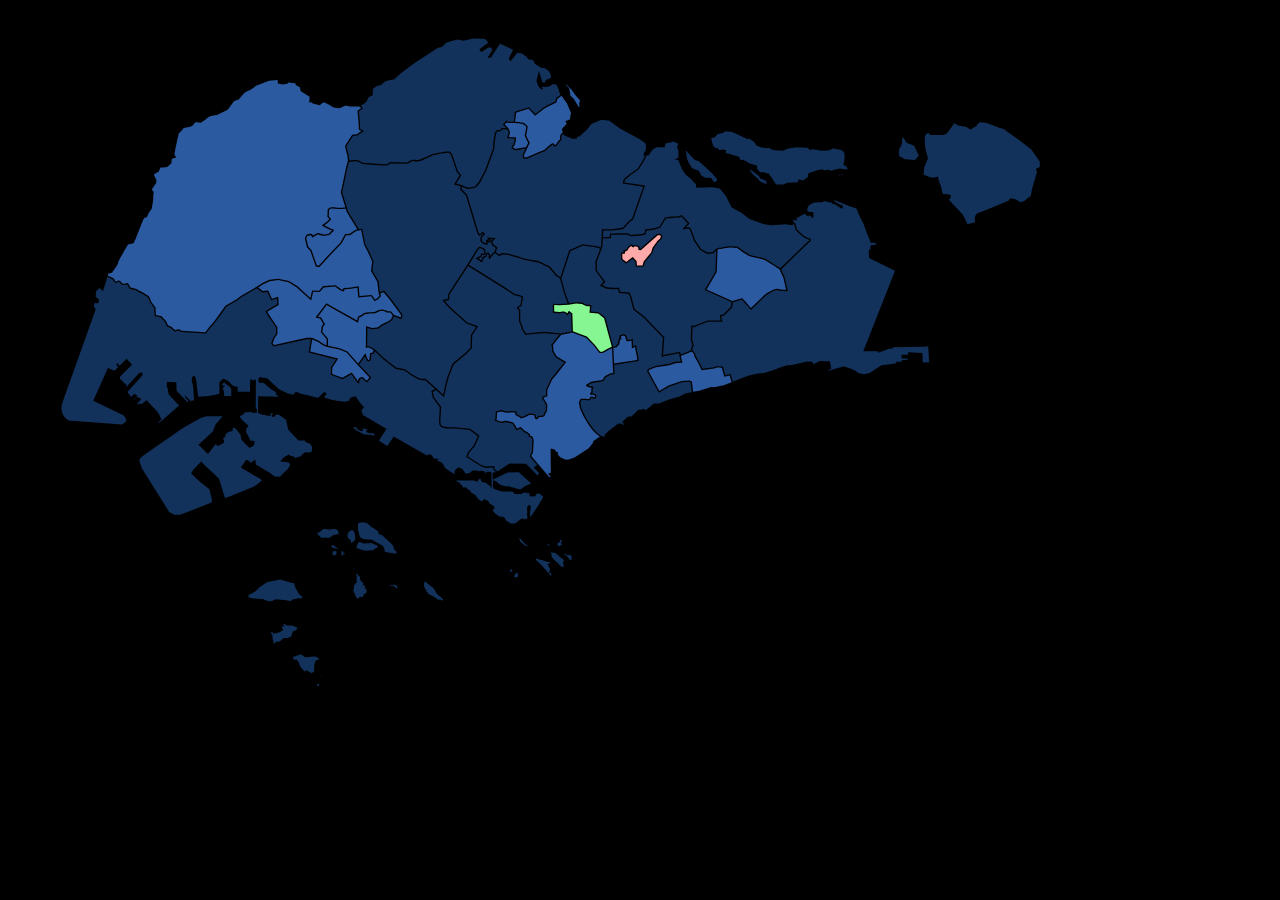
<file: maps/2001.html>
<!DOCTYPE html>
<html lang="en">
  <head>
    <meta charset="UTF-8" />
    <meta name="viewport" content="width=device-width, initial-scale=1.0" />
    <title>SG</title>
    <link rel="stylesheet" href="../styles/style.css" />
  </head>
  <style>
    path:hover {
      stroke: #fff !important;
      stroke-width: 0.5 !important;
    }
  </style>
  <body>
    <svg
      viewBox="-71 20 377.4 200"
      version="1.1"
      xmlns="http://www.w3.org/2000/svg"
      id="singapore-whole"
    >
      <path
        id="West Coast"
        d="m 82.934413,170.28351 c -0.141676,0.21234 -0.237269,0.35569 0.0021,4e-4 -6.95e-4,-1.3e-4 -0.0014,-2.6e-4 -0.0021,-4e-4 z M -40.097361,100.04225 c -0.0015,-0.002 -0.003,-0.003 -0.0042,-0.005 -5.38e-4,-7.5e-4 -9.45e-4,-0.002 -0.0013,-0.002 l -0.01824,-0.008 c 8.37e-4,9.9e-4 8.52e-4,0.003 0.002,0.004 0.0012,0.002 0.0024,0.002 0.0039,0.004 0.0017,0.002 0.0039,0.005 0.0059,0.008 0.0021,0.003 0.0054,0.006 0.0078,0.01 0.0026,0.004 0.0049,0.007 0.0078,0.0117 0.03217,0.05 0.06601,0.11561 0.105469,0.19336 0.07812,0.15392 0.149889,0.32487 0.222656,0.41211 0.05269,0.0631 0.173829,0.17683 0.289063,0.25977 0.05841,0.042 0.130474,0.088 0.199218,0.11523 0.0724,0.029 0.188466,0.058 0.296875,-0.004 0.0651,-0.0371 -0.04529,0.0158 0.597657,-0.30664 0.04338,0.0233 0.08384,0.0438 0.167968,0.0918 0.130806,0.0746 0.240401,0.1428 0.240235,0.14258 0,0 -0.0087,-0.0415 0.134765,0.24414 l 0.02148,0.0391 0.0332,0.0274 c 0.225793,0.18086 0.117471,0.0939 0.24414,0.18554 0.126056,0.0911 0.290726,0.2168 0.429688,0.2168 0.04622,0 0.152882,0.004 0.257812,0.002 0.105238,-0.002 0.249977,-0.009 0.341797,-0.0644 0,0 0.194636,-0.0647 0.398438,-0.0996 0.100078,-0.0171 0.186332,-0.0265 0.25,-0.0234 0.0067,3.2e-4 0.0074,9.6e-4 0.01053,0.002 0.0024,0.005 0.005,0.01 0.0078,0.015 -0.0047,-0.008 -0.01062,-0.0172 -0.01638,-0.0262 -6.22e-4,-3e-5 -0.0013,-6e-5 -0.002,-9e-5 -0.002,-10e-5 -0.004,-1.8e-4 -0.0061,-2.5e-4 0.04267,0.0842 0.202912,0.37617 0.672072,1.20533 l 0.04297,0.0762 0.875,0.20898 0.955078,0.21485 0.960938,0.62109 0.01367,0.006 c 0.552551,0.24756 0.388786,0.17684 0.638672,0.29687 0.336627,0.1617 0.697896,0.34777 0.8125,0.4336 0.0302,0.0226 0.06539,0.0485 0.105468,0.0762 0,0 -0.136161,-0.0597 1.052735,0.66797 l 0.669922,1.57031 1.177734,1.61328 0.123047,2.36914 1.839844,0.37305 c 0.131214,0.18205 0.150453,0.20698 0.240234,0.32227 0.07584,0.0974 0.15992,0.2 0.234375,0.28125 0.07252,0.0791 0.157961,0.16855 0.259766,0.19531 0,0 0.0045,0.0115 0.06445,0.0742 0.06179,0.0646 0.133311,0.14969 0.205078,0.23828 0.0677,0.0835 0.06849,0.0752 0.255859,0.33203 l 0.517578,1.19336 0.07031,0.0312 c 0.597372,0.26701 0.930949,0.41658 1.105334,0.49518 0.0026,0.002 0.0054,0.005 0.0081,0.007 -0.03344,-0.0147 -0.05878,-0.0259 -0.05878,-0.0259 0,0 -0.01105,-0.008 0.0039,0.004 0,0 -0.01508,-0.0148 -0.03006,-0.0299 0.0073,0.003 0.0144,0.006 0.02132,0.01 0.08257,0.0727 0.283592,0.25565 0.727489,0.66683 l 0.0098,0.008 0.59375,0.42969 0.910156,-0.34765 0.916016,0.45703 7.273437,0.4375 0.06445,-0.0918 c 0.702754,-0.99126 0.451629,-0.63359 0.757812,-1.04687 0.194051,-0.26196 0.392369,-0.52267 0.548828,-0.7168 0.07826,-0.0971 0.144038,-0.17564 0.19336,-0.22852 0.0048,-0.005 0.0093,-0.009 0.01367,-0.0137 0.0039,-0.004 0.0063,-0.008 0.0098,-0.0117 0.0031,-0.003 0.007,-0.005 0.0098,-0.008 0.0025,-0.002 0.0057,-0.006 0.0078,-0.008 0.0019,-0.002 0.0023,-0.002 0.0039,-0.004 0.0014,-0.001 0.0028,-0.003 0.0039,-0.004 l 0.002,-0.002 -0.01898,0.005 c -0.002,0.001 -0.0044,0.003 -0.0064,0.005 -0.0016,0.002 -0.0029,0.003 -0.0043,0.005 0.11915,-0.0333 0.23145,-0.16101 0.336283,-0.27688 0.123861,-0.13687 0.275574,-0.31946 0.419922,-0.49804 0.171603,-0.2123 0.07849,-0.0815 0.5625004,-0.7168 l 1.7128906,-2.34375 1.3613281,-1.94922 3.296875,-1.89844 1.1855469,-0.96093 4.5371094,-2.6211 1.5703125,1.25 1.5136718,-0.15039 1.1171875,2.47266 1.6992188,-0.52735 0.095703,1.70313 -1.3144531,0.73047 -2.1777344,1.32422 0.8886719,1.55468 2.21875,3.1875 0.037109,1.80469 -0.8457032,1.30859 -0.6425781,1.71094 0.7949219,0.84375 9.7128905,-2.1875 h 1.236328 l -0.662109,3.9668 8.072265,2.02344 -1.498046,2.33593 -0.04297,2.20508 3.451172,1.30469 2.607422,-1.45703 1.986328,2.73047 0.361328,-0.11719 c 0,-1.5e-4 -2.7e-5,-0.003 0,-0.008 2.75e-4,-0.0489 0.0048,-0.31534 0.03906,-0.59766 0.01903,-0.15681 0.0447,-0.30677 0.08398,-0.42773 0.01935,-0.0596 0.03966,-0.10441 0.05859,-0.13477 0.01156,-0.0185 0.02349,-0.0293 0.02344,-0.0293 0.137619,-0.0687 0.326708,-0.12402 0.488281,-0.16211 0.06747,-0.0158 0.126001,-0.026 0.185547,-0.0371 l 0.886719,0.84375 0.515625,0.34375 1.259765,-1.45117 -3.599609,-3.83007 1.734375,-2.4668 c 0.0675,0.17748 0.171874,0.46874 0.171875,0.46875 0.08801,0.21344 0.193303,0.43764 0.296875,0.61523 0.05203,0.0892 0.106765,0.17182 0.166016,0.24024 0.05636,0.0651 0.135811,0.13789 0.226562,0.16797 0.06564,0.0216 0.130551,0.0301 0.189453,0.0312 0.06278,7.7e-4 0.118497,-0.007 0.169922,-0.0215 0.103513,-0.0291 0.18973,-0.0817 0.257813,-0.13672 0.02674,-0.0216 0.126136,-0.0958 0.208984,-0.23437 l 0.02344,-0.0391 0.15039,-1.65625 0.851563,-0.34961 0.142578,-0.62305 2.708984,2.59766 2.607422,1.9707 0.910156,0.74414 0.05469,0.008 c 1.103471,0.15859 0.552118,0.0797 1.126953,0.16797 0.576336,0.0885 1.174234,0.19075 1.234375,0.21484 0.03311,0.0132 0.665742,0.46767 1.472656,1.00782 0.404908,0.27104 0.854863,0.56304 1.298828,0.83203 0.222119,0.13457 0.445558,0.26461 0.660157,0.38281 0.214257,0.118 0.420874,0.22498 0.609375,0.3125 0.232936,0.12026 0.444542,0.20259 0.644531,0.25781 0.201099,0.0554 0.387506,0.0812 0.566406,0.0937 0.322836,0.0226 0.631959,-0.002 0.974609,0.002 l 2.78125,2.47656 -0.04492,0.32812 -0.876954,0.33399 0.394532,2.05859 2.074218,2.77734 c -0.02238,0.71655 -0.0574,1.35676 -0.09375,1.91602 -0.0377,0.58006 -0.07354,1.08296 -0.0957,1.51563 -0.02217,0.43379 -0.02956,0.80586 -0.0039,1.12109 0.01295,0.1591 0.03363,0.30925 0.06641,0.44531 0.03245,0.13462 0.07606,0.26198 0.136719,0.37891 0.06072,0.11701 0.137283,0.21947 0.228516,0.31054 0.09231,0.0922 0.199706,0.16954 0.320312,0.23438 0.120551,0.0648 0.254346,0.11699 0.404297,0.16016 0.148603,0.0428 0.314543,0.0785 0.498047,0.10546 0.1825,0.0268 0.383877,0.046 0.603516,0.0605 0.219966,0.0147 0.461934,0.0252 0.726562,0.0312 0.520432,0.011 1.13443,0.007 1.849609,0 l 4.160157,0.42774 2.43164,1.83789 -1.298828,2.81836 -0.580078,0.65625 -1.167969,1.44531 -0.371093,1.20703 4.207031,2.69141 1.49414,0.55468 2.232422,-0.1289 c 0.0031,0.0339 0.008,0.11373 0.01953,0.22656 0.01075,0.10533 0.02366,0.21906 0.03906,0.30273 0.0139,0.0757 0.04189,0.25943 0.199064,0.28894 -0.0032,-0.002 -0.0068,-0.004 -0.0096,-0.006 -6.38e-4,-5e-4 -0.0012,-0.001 -0.0017,-0.002 l -0.02177,-0.004 c 0.0013,9e-4 0.0043,0.003 0.0059,0.004 0.0017,0.001 0.0019,0.002 0.0039,0.004 0.0022,0.002 0.0053,0.004 0.0078,0.006 0.0028,0.002 0.0066,0.003 0.0098,0.006 0.0035,0.003 0.0078,0.007 0.01172,0.01 0.0044,0.004 0.0089,0.008 0.01367,0.0117 0.0053,0.004 0.0098,0.009 0.01563,0.0137 0.08993,0.0767 0.218387,0.19683 0.347656,0.32031 0.07407,0.0708 0.130031,0.12754 0.146485,0.14258 l -0.958985,0.17968 0.02539,2.06836 4.425781,-2.08398 3.296875,-0.0937 3.546875,3.25586 -0.04883,0.14453 -1.669922,0.61328 -1.384765,1.05664 c -0.910626,-0.14911 -1.03125,-0.19922 -1.03125,-0.19922 -0.04972,-0.012 -0.09606,-0.0235 -0.138672,-0.0352 -0.04753,-0.013 -0.08857,-0.0254 -0.123047,-0.0371 -0.03905,-0.0133 -0.06091,-0.0221 -0.07422,-0.0293 -0.271435,-0.14598 -2.138468,-0.57383 -2.201172,-0.61133 -0.16589,-0.0995 -0.665707,-0.0331 -0.794947,-0.005 0.0014,2.8e-4 0.0027,5.6e-4 0.004,8.3e-4 0.01208,-0.002 0.02471,-0.004 0.0175,-0.005 -0.0021,-3.9e-4 -0.0034,-0.001 -0.0059,-0.002 -0.0027,-5.2e-4 -0.0048,-0.001 -0.0078,-0.002 -0.02879,-0.006 -0.06794,-0.0151 -0.117188,-0.0273 0,0 0.420601,0.14895 -1.490234,-0.42383 -1.708628,-1.4267 -0.982862,-0.81732 -1.107422,-0.91406 0,0 -0.01434,-0.0141 -0.05325,-0.0393 -0.02519,-0.0204 -0.02329,-0.018 -0.01121,-0.007 -0.09061,-0.0567 -0.292087,-0.16031 -0.697261,-0.28367 l -0.255859,-0.0781 -0.01758,1.66211 0.267578,0.88477 0.09961,0.0312 c 1.984714,0.65325 1.206701,0.39384 1.751953,0.56054 0.08163,0.025 0.159387,0.0487 0.232422,0.0703 0.0811,0.0241 0.156497,0.044 0.222657,0.0625 0.07332,0.0205 0.137326,0.039 0.1875,0.0508 0.05309,0.0124 0.135922,0.0248 0.18164,0.0156 0,0 0.01983,0.001 0.08203,0 0,0 -0.302234,-0.006 -0.165226,-0.009 0.03078,0.003 0.0602,0.004 0.08124,-5.8e-4 0,0 0.008,-2.1e-4 0.02842,-6.8e-4 0.287676,-0.002 1.07554,5.2e-4 2.983297,0.0144 l 0.410156,0.66211 1.767578,0.0488 0.03125,-0.01 c 0.61164,-0.18709 0.704408,-0.27594 0.726563,-0.32422 0.005,-0.002 0.0075,-0.002 0.01758,-0.006 0,0 0.05948,-0.0436 0.626953,-0.13476 0.641423,0.25682 0.802734,0.27148 0.802734,0.27148 0.03692,0.008 0.07438,0.0144 0.109375,0.0176 0,0 0.153951,-0.0235 0.345703,-0.10352 v 0.94141 l 0.1875,0.01 c 1.527688,0.0857 1.132813,0.0449 1.132813,0.0449 0.0019,0 0.0038,-1e-5 0.0057,-2e-5 0.02381,1.8e-4 0.03556,-3.2e-4 0.03973,-0.001 0.401756,-0.0217 0.392353,-0.33914 0.726083,-0.73123 0.04448,-0.0523 0.106909,-0.0869 0.1875,-0.10547 0,0 0.400175,-0.0714 0.951172,0.19726 0.850275,0.73141 0.773438,0.69532 0.773438,0.69532 0.03048,0.0299 0.05746,0.0582 0.08008,0.082 0.0036,0.004 0.0046,0.004 0.0078,0.008 -0.01947,0.0374 -0.04146,0.0792 -0.07227,0.13476 -0.03319,0.0599 -0.07224,0.12789 -0.115235,0.20313 -0.249799,0.43721 0.308543,-0.4755 -1.099609,1.86133 -1.260423,1.87497 -1.981439,2.9473 -2.371734,3.52736 -0.0036,0.003 -0.0072,0.006 -0.01099,0.009 0.02698,-0.0409 0.03885,-0.0593 0.02531,-0.04 -0.06008,0.0857 -0.141349,0.0386 -0.318359,0.002 -0.0025,-0.0122 -0.0047,-0.0123 -0.0078,-0.0371 0,0 -0.03822,-0.20104 0.02539,-0.72071 0.140105,-1.32127 0.203095,-1.88346 0.229215,-2.09316 -0.0033,0.0409 -0.0066,0.0775 -0.0066,0.0775 0.0073,-0.0488 0.0113,-0.0765 0.01367,-0.0859 0.002,-0.008 0.0037,-0.0155 0.0051,-0.0231 -0.0039,0.0512 -0.009,0.109 -0.009,0.109 0.0073,-0.0487 0.01142,-0.075 0.01367,-0.084 0.113106,-0.45198 -0.581266,-0.38974 -0.810547,-0.27539 -0.069,0.0345 -0.09975,0.0929 -0.115235,0.12305 -0.01393,0.0272 -0.02898,0.0619 -0.03906,0.0918 0,0 -0.046,-0.008 -0.160156,0.80664 l -0.0039,0.0273 0.0039,0.0273 c 0.115163,0.84671 0.08984,0.86329 0.08984,0.86329 0.0024,0.0391 0.0029,0.0756 0.0039,0.10937 0.0012,0.0377 0.0027,0.0701 0.002,0.0977 -7.58e-4,0.0292 -0.0023,0.0446 -0.0039,0.0547 l 0.002,-0.004 0.002,-0.004 0.002,-0.006 c 0,0 0.0024,-0.002 0.0063,-0.006 2.73e-4,-0.004 5.23e-4,-0.008 7.5e-4,-0.0133 -0.161505,0.20286 -0.192135,0.74342 -0.01718,0.90731 -0.0014,-0.005 -0.0027,-0.009 -0.0038,-0.0122 l -0.0154,-0.014 c 0.0023,0.005 0.0042,0.0126 0.0098,0.0312 0,0 0.04101,0.16914 0.08789,0.58789 -0.357155,0.22857 -0.568359,0.33594 -0.568359,0.33594 -0.02873,0.0134 -0.05368,0.0246 -0.07617,0.0332 -0.02266,0.009 -0.03763,0.013 -0.04883,0.0156 -0.175028,-0.0532 -0.747647,-0.27344 -0.876953,-0.27344 -0.07524,0 -0.13575,0.0394 -0.173828,0.0625 -0.03623,0.022 -0.08038,0.0515 -0.13086,0.0859 -0.04561,0.0311 -0.0971,0.0662 -0.152344,0.10547 -0.152832,0.10851 0.204689,-0.18045 -1.310546,0.97851 -0.79535,0.2829 -0.820313,0.26758 -0.820313,0.26758 -0.03733,0.0106 -0.07201,0.0193 -0.103516,0.0273 -0.03517,0.009 -0.06387,0.0169 -0.08789,0.0215 -0.02435,0.005 -0.03906,0.006 -0.03906,0.006 -0.141526,0 -0.622015,-0.10707 -0.873047,-0.23243 0,0 -0.233879,-0.1132 -0.416015,-0.33593 l -0.05273,-0.0664 -0.08594,-0.006 c -0.237186,-0.0186 -0.318359,-0.0566 -0.318359,-0.0566 -0.008,-0.002 -0.01646,-0.003 -0.02344,-0.006 -0.0063,-0.002 -0.01041,-0.006 -0.01563,-0.008 -0.0047,-0.002 -0.01005,-0.002 -0.01367,-0.004 0,0 -0.002,0 -0.002,0 -0.03916,-0.36047 -0.553742,-1.05713 -0.990234,-1.29687 -0.23442,-0.12877 -0.43145,-0.1226 -0.591797,-0.0645 -0.09755,0.0354 -0.181856,0.0912 -0.234375,0.11719 -0.0043,0.002 -0.0084,0.004 -0.01172,0.006 -0.207839,-0.11809 -1.421268,-0.93789 -1.623047,-1.17969 -0.20356,-0.24396 -0.597829,-0.60082 -0.751953,-0.97265 0.147009,0.0731 0.440366,0.0925 0.632813,-0.77539 l 0.03125,-0.14063 -0.125,-0.0742 c -0.620961,-0.37051 -0.910157,-0.61914 -0.910157,-0.61914 -0.109072,-0.0839 -0.213797,-0.17055 -0.308593,-0.25586 -0.05258,-0.0473 -0.102634,-0.0934 -0.146485,-0.13867 -0.04886,-0.0504 -0.08912,-0.0981 -0.123047,-0.14258 -0.03812,-0.05 -0.06304,-0.0903 -0.07813,-0.125 -0.267329,-0.61404 -0.894791,-0.6585 -1.148437,-0.78515 -0.50943,-0.25437 -0.636404,0.56802 -0.857422,0.53125 -0.372548,-0.062 -0.576466,-0.33945 -0.841797,-0.42774 -0.123253,-0.041 -0.790287,-0.86192 -0.917969,-1.0957 -0.166895,-0.30556 -1.090396,-0.80442 -1.276718,-0.86955 3.63e-4,5.2e-4 7.28e-4,0.001 0.0011,0.002 0.0092,0.005 0.0256,0.0131 0.01781,0.005 -0.0012,-0.001 -0.0025,-0.002 -0.0039,-0.004 -0.0016,-0.002 -0.0021,-0.004 -0.0039,-0.006 -0.002,-0.002 -0.0036,-0.005 -0.0059,-0.008 -0.0025,-0.003 -0.0051,-0.006 -0.0078,-0.01 -0.128907,-0.16862 -0.335645,-0.61833 -0.5625,-0.74414 -0.184717,-0.10248 -0.661196,-0.46217 -0.804687,-0.60546 -0.149853,-0.14968 -0.219917,-0.27705 -0.386719,-0.34375 -0.166556,-0.0666 -0.580335,0.0679 -0.845703,0.1621 0.01161,-0.0611 0.0245,-0.12292 0.03125,-0.18359 0.009,-0.0807 -0.02384,-0.15432 -0.04883,-0.20117 -0.02249,-0.0422 -0.05461,-0.0903 -0.08789,-0.13477 -0.0306,-0.0409 -0.06585,-0.0829 -0.103515,-0.12695 -0.03395,-0.0397 -0.07113,-0.0814 -0.109375,-0.12305 0,0 -0.02782,-0.0896 -0.839844,-0.81836 l -0.02344,-0.0215 -0.0293,-0.0137 c -0.598106,-0.25899 -0.776043,-0.48218 -0.837891,-0.57227 0.01137,0.004 0.0045,-0.001 0.01758,0.004 l 0.03711,0.0137 h 5.216797 l 0.283203,0.0606 0.763672,0.2832 0.455078,-0.76562 0.59375,0.0625 c 0.05089,0.35672 0.09961,0.57421 0.09961,0.57421 0.0093,0.0261 0.02461,0.0615 0.04883,0.0937 0.02644,0.0352 0.08705,0.0749 0.113281,0.0879 0.02781,0.0137 0.05921,0.0264 0.08984,0.0371 0,0 0.05758,0.0501 0.761719,0.17383 l 0.544922,0.25 0.210937,0.21289 0.298828,0.24219 0.04883,0.01 c 0.103318,0.021 0.164184,0.0684 0.164063,0.0684 0.04611,0.0277 0.101319,0.0385 0.154297,0.0488 l 0.621093,1.00977 -0.08398,-4.93555 -1.238281,-0.11914 -0.457031,0.48633 -0.501954,0.29297 0.550782,-0.66602 -1.046875,-0.35937 -1.220703,0.13281 -0.292969,-0.24609 -0.07813,0.004 c -0.866477,0.0429 -0.470889,0.0215 -0.515625,0.0215 -0.108679,0 0.496634,-0.0234 -0.695313,0.0234 l -0.07227,0.002 -0.814453,0.74219 c -0.804643,0.12553 -1.066471,0.16597 -1.136356,0.17597 -8.51e-4,-4.5e-4 -0.0017,-9.3e-4 -0.0026,-0.001 0.01827,-0.004 0.0391,-0.008 0.012,-0.005 -0.0011,-5.8e-4 -0.0026,-0.001 -0.0039,-0.002 -0.114011,-0.0607 -0.291775,-0.26958 -0.371094,-0.39843 -0.0022,-0.004 -0.004,-0.007 -0.0059,-0.01 -0.0017,-0.003 -0.0044,-0.005 -0.0059,-0.008 -0.0013,-0.002 -8.72e-4,-0.004 -0.002,-0.006 -9.73e-4,-0.002 -0.0031,-0.004 -0.0039,-0.006 -0.0026,-0.005 -0.0013,0.009 1.39e-4,0.0211 4.35e-4,0.001 9.03e-4,0.003 0.0015,0.004 -0.0028,-0.0468 -0.02351,-0.0989 -0.03484,-0.12247 -0.01197,-0.0249 -0.02829,-0.054 -0.04492,-0.082 0,0 0.117583,0.10409 -0.509765,-0.73047 l -0.03125,-0.0391 -1.173828,-0.5332 -1.066407,0.96094 -0.0098,0.0723 c -0.103132,0.7532 -0.146255,1.07683 -0.161532,1.19977 0.0015,0.002 0.0028,0.003 0.004,0.005 0.002,-0.0119 0.0038,-0.0231 0.0052,-0.0308 -0.04608,-0.0562 -0.06002,-0.0512 -0.164063,-0.23828 l -0.02344,-0.043 -1.820313,-1.16406 c -0.66813,-0.48314 -0.710937,-0.56446 -0.710937,-0.56446 -0.03078,-0.0276 -0.06032,-0.0533 -0.08594,-0.0781 -0.02863,-0.0278 -0.05284,-0.0523 -0.07227,-0.0742 -0.02221,-0.025 -0.03108,-0.0388 -0.03711,-0.0488 -0.01023,-0.017 -0.02331,-0.0385 -0.03711,-0.0664 -0.01232,-0.0249 -0.02538,-0.0533 -0.03906,-0.084 0,0 -0.04172,-0.0334 -0.273438,-0.72461 l -0.02148,-0.0625 -0.05469,-0.0371 c -0.273167,-0.18788 -0.432315,-0.31089 -0.525023,-0.39026 -2.46e-4,-2.4e-4 -3.67e-4,-3.6e-4 -3.67e-4,-3.6e-4 -0.01712,-0.0149 -0.03352,-0.0294 -0.04906,-0.0435 -0.07747,-0.0717 -0.07985,-0.0913 -0.07985,-0.0913 -0.01934,-0.0208 -0.03411,-0.0383 -0.04297,-0.0508 -0.0088,-0.0125 -0.002,0.004 -0.002,0.004 -0.09605,-0.38354 -0.40771,-0.15676 -0.910156,-0.19532 -0.07059,-0.005 -0.09375,-0.0215 -0.09375,-0.0215 0,0 -0.0012,-0.14898 0.189453,-0.38672 l 0.244141,-0.30273 -0.388672,-0.0215 c -0.828136,-0.0454 -0.871094,-0.0879 -0.871094,-0.0879 -0.03671,-0.006 -0.07009,-0.013 -0.09961,-0.0195 -0.03308,-0.007 -0.05896,-0.0131 -0.07813,-0.0195 0,0 -0.171137,-0.0749 -0.234375,-0.35742 l -0.0098,-0.041 -0.02344,-0.0351 c -0.608399,-0.82862 -0.894531,-0.76563 -0.894531,-0.76563 -0.04151,0 -0.0848,0.005 -0.123047,0.0137 0,0 -0.209179,0.0365 -0.740235,0.32422 l -9.78125,-5.62109 -1.919922,2.83008 -2.460937,-1.57227 2.248047,-3.48242 -0.179688,-0.10547 c -8.346541,-4.91872 -4.254084,-2.50732 -5.910156,-3.4707 -0.192706,-0.11211 -0.356906,-0.20634 -0.480469,-0.27735 -0.137144,-0.0788 -0.224278,-0.12974 -0.261718,-0.14844 -0.168961,-0.0844 -0.533204,-1.34204 -0.533204,-1.51367 0,0 0.0031,-0.007 0.03711,-0.0566 0,0 0.124141,-0.20375 0.576172,-0.56445 l 0.158203,-0.12695 -1.007813,-1.22071 -1.574218,-2.10742 -0.871094,0.19922 -0.01172,0.004 c -0.771761,0.26933 -0.857423,0.60742 -0.857422,0.60742 0,0 -0.03672,0.19638 -0.01953,0.42383 l -1.191406,0.33789 -2.123047,-0.19141 c -0.0189,-0.003 0.0029,0.001 -0.01563,-0.002 -2.180998,-0.36787 -1.473231,-0.2595 -1.826172,-0.33008 -0.07619,-0.0152 -0.14506,-0.0296 -0.207031,-0.043 -0.06913,-0.0149 -0.127196,-0.0277 -0.171875,-0.0391 -0.04857,-0.0124 -0.06638,-0.0195 -0.06641,-0.0195 -0.199241,-0.0995 -1.252052,-0.41407 -1.501953,-0.41407 -0.05044,0 -0.205262,-0.21447 -0.3125,-0.35742 0.0065,-0.01 0.01103,-0.0175 0.01953,-0.0293 0,0 0.01207,-0.0823 0.544921,-0.59375 l 0.113282,-0.10938 -0.294922,-0.50586 -0.332031,-0.27539 -1.789063,1.66406 -0.0059,0.006 -0.152344,0.0996 -2.123047,-0.54297 c -1.620284,-0.35309 -2.439929,-0.53171 -2.819623,-0.61449 -0.0012,-4.1e-4 -0.0024,-8.3e-4 -0.0035,-0.001 0.09495,0.0206 0.164817,0.0356 0.112223,0.0239 -0.23854,-0.0529 -1.25738,-0.5343 -1.482422,-0.56641 -0.07299,-0.0104 -0.141093,0.0117 -0.185547,0.0332 -0.04001,0.0194 -0.07875,0.0456 -0.113281,0.0723 0,0 -0.172929,0.10542 -0.597657,0.68555 l -1.804687,-0.41797 -2.4394532,-1.18946 -3.4980469,-3.21093 -0.066406,-0.006 c -0.7680308,-0.0756 -1.2320647,-0.12231 -1.5003567,-0.15022 -0.0161,-0.002 -0.025033,-0.004 -0.025034,-0.004 0,0 -0.00764,-0.002 -0.025962,-0.0122 0.017287,0.001 0.027915,0.002 0.027915,0.002 0,0 -0.06738,-0.0177 -0.28125,-0.20898 l -0.1230468,-0.11133 -0.5800782,0.44531 0.035156,1.26954 1.5253906,0.11914 2.1074219,1.80273 1.4863281,0.94336 0.1171875,0.8457 0.53125,0.19532 0.025391,0.27148 -5.8789062,-0.11328 -0.060547,4.93164 1.2578125,0.54687 0.6914062,0.0274 0.6113282,0.14062 1.0976562,0.17578 0.058594,-0.79101 c 0.6280965,0.0201 0.7885686,0.023 0.7558593,0.0195 -0.00723,0.011 -0.00597,0.01 -0.015625,0.0234 -0.061598,0.0885 -0.1686784,0.22739 -0.3242187,0.36718 -0.2814956,0.25308 -0.1955208,0.50984 0.068359,0.59961 0.093192,0.0317 0.2164647,0.0457 0.2929687,0.0566 0,0 0.2888931,0.0614 0.6074219,-0.50976 0.5566388,-0.20677 0.5683594,-0.18945 0.5683594,-0.18945 0.013237,-0.003 0.00781,-0.004 0.00781,-0.004 0,0 -0.00432,0.001 0.00977,0.004 0.013377,0.003 0.029146,0.006 0.050781,0.0117 0,0 -5.607e-4,-0.0188 0.5800781,0.18946 l 0.6855469,0.46484 1.2343747,0.85742 0.265625,1.10547 0.378907,1.80469 1.220703,1.2793 1.810547,1.95117 h 1.933593 c -1.19e-4,0.003 1.45e-4,0.005 0,0.008 -0.0026,0.0464 0.0061,0.002 -0.0098,0.0977 l -0.02539,0.15039 0.138672,0.0644 c 1.455784,0.67422 1.130859,0.50391 1.130859,0.50391 0.0414,0.0169 0.07981,0.0313 0.111328,0.043 0.03411,0.0126 0.07375,0.0257 0.101563,0.0312 0,0 0.105361,0.10642 0.259765,0.38086 l 0.0059,0.0117 0.439453,0.59375 -0.07617,0.63282 -0.07031,0.8125 c -0.547671,0.13601 -0.777344,0.16992 -0.777344,0.16992 -0.03951,0.006 -0.07488,0.0104 -0.107422,0.0137 -0.03644,0.004 -0.06527,0.006 -0.08789,0.006 -0.02657,0 -0.05675,-0.002 -0.08984,-0.004 0,0 -0.103387,0.0209 -0.775391,-0.10547 l -0.09375,-0.0176 -1.511719,1.27734 c -1.156749,0.33595 -1.115501,0.34318 -1.117187,0.34375 -0.05069,0.0172 -0.09889,0.0349 -0.142578,0.0508 -0.04842,0.0176 -0.09133,0.0332 -0.128907,0.0488 -0.06265,0.0261 -0.07588,0.0155 -0.105468,-0.01 -0.09486,-0.0811 -0.149721,-0.24666 -0.263672,-0.33203 -0.161525,-0.12098 -1.039081,-0.25914 -1.144531,-0.32226 0,0 -0.06696,-0.0223 -0.339844,-0.25977 l -0.105469,-0.0918 -1.419922,0.78907 -1.1484374,1.25586 0.3671875,0.0586 c 0.8305279,0.13214 0.9453129,0.0918 0.9453129,0.0918 0.04171,-2.9e-4 0.08108,-0.002 0.11914,-0.006 0.275206,-0.025 0.834728,0.0823 1.058594,0.18164 0,0 0.165162,0.0802 0.496094,0.54883 -0.366884,0.8179 -0.439983,0.94094 -0.455078,0.9707 -0.02535,0.05 -0.05075,0.0984 -0.07422,0.14258 -0.02611,0.0491 -0.05004,0.0924 -0.07227,0.13086 -0.02503,0.0433 -0.04554,0.0772 -0.0625,0.10156 -0.01742,0.025 0.0039,0.006 0.0039,0.006 -0.04015,0.0241 -0.07779,0.0615 -0.13086,0.10937 -0.04822,0.0435 -0.110321,0.0989 -0.18164,0.16602 -0.06426,0.0604 -0.138228,0.12996 -0.216797,0.20508 -0.560522,0.53592 0.252241,-0.26782 -1.8457035,1.80078 l -1.5175781,-0.0508 -1.5097657,-1.09766 -4.0488281,-2.46289 -0.2011719,-1.49023 -1.2695312,0.97656 c -0.17025649,-0.0904 -0.33836033,-0.27215 -0.36132812,-0.30274 0,0 -0.30520234,-0.40983 -0.98632813,-0.4746 l -0.11914063,-0.0117 -1.48632812,2.22656 0.6933594,0.38281 5.1015625,2.9961 0.390625,0.51562 -2.296875,1.69336 -7.0371094,2.86719 -1.5703125,0.52343 -1.7070313,-5.71875 -3.9023442,-3.64062 -1.386718,-1.38672 -2.246094,2.36328 -0.716797,1.17383 2.496094,2.34375 2.892578,2.24805 0.763672,3.05468 c -0.02137,0.52094 -0.101563,0.76172 -0.101563,0.76172 -0.02047,0.0677 -0.03862,0.0998 -0.04687,0.10938 0,0 -0.0571,0.0216 -0.234375,0.0996 -0.160251,0.0705 -0.378657,0.16249 -0.644531,0.27148 -0.239188,0.0981 -0.515049,0.20896 -0.818359,0.33008 -0.545959,0.21801 -1.179245,0.4691 -1.84375,0.72852 -0.531589,0.20752 -1.083202,0.42134 -1.625,0.63086 -2.120787,0.82011 -0.250832,0.10735 -4.152344,1.59179 -0.914526,0.0197 -1.299933,0.028 -1.441683,0.0309 -0.0012,-2.8e-4 -0.0025,-5.8e-4 -0.0038,-8.8e-4 0.04141,-0.001 0.08049,-0.003 0.04703,-0.003 -0.114344,0 -0.691231,-0.25291 -1.195313,-0.56055 -0.439159,-0.2681 -0.499928,-0.29418 -0.548828,-0.31445 l -8.037109,-12.82618 c -0.414077,-1.22411 -0.617301,-1.83309 -0.710106,-2.11762 -0.0066,-0.0223 -0.01276,-0.0431 -0.01841,-0.0621 -0.01702,-0.0573 -0.02685,-0.0935 -0.03125,-0.11328 -1.76e-4,-8e-4 -3.46e-4,-0.002 -5.1e-4,-0.002 0.01786,0.0474 0.04153,0.11372 0.04153,0.11372 -0.01701,-0.0572 -0.02692,-0.0938 -0.03125,-0.11328 -0.03768,-0.16936 0.244114,-0.69775 0.324218,-0.76172 0,0 -0.301436,0.32543 0.751953,-0.72461 l 0.0039,-0.002 4.08789,-2.87109 8.017578,-5.47071 5.072266,-2.82812 1.509766,-0.46484 4.755859,0.0254 -2.0839844,2.40625 -0.3789066,1.01953 -0.486328,1.10742 -4.160156,3.86523 2.792969,2.75782 1.832031,-2.37696 c 0.2882136,-0.37298 0.4414063,-0.50195 0.4414062,-0.50195 0.045365,-0.0429 0.079968,-0.07 0.109375,-0.0898 0.014849,0.014 0.029169,0.0277 0.052734,0.0645 0.063215,0.0987 0.114891,0.22546 0.1660156,0.31055 0.1849286,0.30793 0.6907291,0.12603 0.8652344,-0.0918 0.068109,-0.085 0.1622214,-0.0422 0.3964844,-0.17578 0.2231284,-0.12733 0.2404844,-0.1902 0.4921875,-0.26563 0,0 0.4249492,-0.11069 0.4257813,-0.89453 v -0.0898 l -0.3847657,-0.3418 c 0.1073649,-0.10282 0.2636719,-0.25586 0.2636719,-0.25586 0.00769,-0.006 0.011738,-0.008 0.011719,-0.008 0,0 0.1365649,-0.0349 0.3632812,-0.41406 l 0.011719,-0.0215 0.2441406,-0.7832 0.6347656,-0.5332 1.40625,-0.45508 -0.00977,-0.1543 c -0.030977,-0.50958 0.025392,-0.74219 0.025391,-0.74219 0,0 0.045358,-0.008 0.2128906,0.0371 0.1383383,0.0371 0.2769253,0.0952 0.390625,0.14063 0.012935,0.005 0.030948,0.0144 0.056641,0.0312 0.048001,0.0314 0.1005912,0.0747 0.1621093,0.13086 0,0 0.2024877,0.16749 0.515625,0.5625 l 0.9570313,1.2539 0.1699218,1.2793 1.0332032,1.15039 0.00586,0.004 c 0.7843085,0.76388 1.04896582,1.03044 1.12246157,1.11045 -0.01023647,-0.009 -0.01894599,-0.0167 -0.01894599,-0.0167 0.0155994,0.0167 0.02998662,0.0317 0.04302687,0.0454 0.0052538,0.0107 -0.05083937,-0.0395 -0.05083937,-0.0395 0.03538235,0.0378 0.06469858,0.0692 0.08593749,0.0937 0.0228263,0.0264 0.01954208,0.0215 0.01953126,0.0215 0.0506699,0.1012 0.14993121,0.12553 0.2109375,0.12695 0.23368501,0.005 0.85410187,-0.41941 1.04687497,-0.51562 0.3288097,-0.16415 0.5291573,-1.03916 0.4042969,-1.33008 C 1.5048808,147.43 0.8711817,147.60083 0.59375,147.65625 c 0,0 0.027486,0.005 0.0136719,-0.004 -0.001541,-0.001 -0.001975,-0.002 -0.003906,-0.004 -0.002146,-0.002 -0.00526,-0.004 -0.007813,-0.006 0,0 -0.16740094,-0.14169 -0.31054687,-0.58594 l -0.003906,-0.0176 -0.009766,-0.0156 c -1.12634756,-2.10555 -0.76491586,-1.40759 -0.86914063,-1.58985 -0.0329342,-0.0576 -0.0625266,-0.10996 -0.0878906,-0.15234 -0.0277501,-0.0464 -0.0543254,-0.0882 -0.0722656,-0.11328 -0.0526643,-0.0736 -0.0283882,-0.89075 0.0507813,-1.25195 0.001792,-0.008 0.004101,-0.0161 0.005859,-0.0234 0.001582,-0.007 0.004331,-0.0118 0.005859,-0.0176 0.001375,-0.005 0.002603,-0.0111 0.003906,-0.0156 0.001173,-0.004 8.7029e-4,-0.006 0.001953,-0.01 0.14698028,-0.0835 0.37553808,-0.2417 0.48046874,-0.32031 0.0816562,-0.0612 0.10018654,-0.13784 0.0957031,-0.20899 0,0 0.07134466,-0.1478 -0.53320312,-0.6914 l -0.003906,-0.004 -1.11914058,-0.89453 -0.9257813,-1.17774 0.265625,-0.32226 0.6367188,-0.3086 0.703125,-0.75 1.8632812,-0.0215 0.2421875,0.2168 h 1.3496094 l 0.021484,-1.12305 -0.3496094,-0.30273 0.048828,-8.3418 H 1.4882812 l -0.070312,0.32812 -0.2421875,-0.008 -0.042969,-0.27734 -0.70898437,-0.20508 -0.09375,3.73047 H -3.2675781 l -0.023437,-1.51953 -0.5234375,0.0195 -0.9804688,-0.34961 -1.1875,-1.26563 -1.1992187,-0.6582 -0.1484375,-0.0176 h -0.00195 c -0.01158,0.003 -0.069311,0.0207 -0.1445313,0.043 -0.1242138,0.0368 -0.3065167,0.0918 -0.4042969,0.14063 0,0 -0.1472821,0.0694 -0.359375,0.46679 l -0.40625,0.16993 -0.041016,1.70898 -0.011719,1.8125 -1.125,0.34766 -2.1660152,0.36328 -0.0059,0.002 -2.888672,0.1582 -0.246093,-1.61523 -0.369141,-2.97852 -0.269531,-1.2832 -0.570313,-0.38672 -0.513672,0.85742 0.115235,0.99805 0.355469,1.53711 0.238281,3.91797 -1.025391,0.21875 c -2.571676,-2.75736 -1.623047,-1.4083 -1.623047,-1.17383 0,0.0673 0.04977,0.14309 0.07227,0.17383 0.02194,0.03 0.04997,0.0673 0.08398,0.10937 0.03074,0.038 0.06668,0.0807 0.105469,0.12696 0.08781,0.10479 0.238286,0.28244 0.792969,0.9082 l -0.408203,0.14844 -3.144532,-3.25782 -0.0918,-2.57812 -2.708985,-0.0781 -0.105469,1.3086 0.353516,0.98437 0.181641,1.38868 3.103515,3.28515 -6.007812,5.20703 -0.113281,-0.13086 0.976562,-1.00976 -0.308594,-0.44727 -0.414062,-0.90039 -0.50586,-0.84375 -3.197265,-3.41211 -1.59961,1.14844 -0.27539,-0.29102 -0.607422,0.40039 -0.308594,-0.32617 1.222656,-1.20117 -1.136718,-0.74023 -0.839844,0.73632 -0.275391,0.16797 -0.04297,-0.0879 0.871093,-0.64453 0.128907,-0.67578 -0.134766,-0.0664 c -0.409628,-0.20632 -0.464888,-0.21681 -0.464844,-0.21679 -0.184846,-0.077 -0.40276,-0.0268 -0.433594,0.14648 l -0.671875,0.57813 -1.113281,-1.38282 4.146485,-4.58789 0.294921,-0.41015 0.05469,-0.41602 -0.126953,-0.23437 -0.480469,-0.0723 -0.460937,0.22266 -3.867188,4.19336 -0.132812,-0.13282 0.421875,-0.43359 -2.134766,-2.07812 0.226562,-0.67969 3.423829,-3.41797 -1.591797,-1.73633 -2.041016,2.07813 -0.753906,-0.83985 -0.248047,0.6211 0.587891,0.58593 -1.119141,1.05079 -1.941406,-0.74024 -4.31836,9.62305 9.007813,4.33593 0.794922,1.22657 -0.333985,0.79883 -0.974609,0.61328 -15.726563,-1.18946 c -1.494138,-0.84727 -1.986815,-2.09096 -2.099609,-3.11914 0,0 -0.109568,-1.06918 0.146484,-1.87109 l 9.9375,-27.76563 -0.626953,-0.86718 0.353516,-1.03516 0.869141,0.23047 0.07227,-0.14453 c 0.4002,-0.79486 0.246093,-1.03125 0.246094,-1.03125 0,0 -0.118633,-0.24216 -0.523438,-0.42578 l -0.435546,-0.51172 c 0.106042,-0.93566 0.156673,-1.39974 0.178128,-1.61102 -0.0041,0.005 -0.0078,0.009 -0.01132,0.0133 -0.0012,0.009 -0.0021,0.0167 -0.0027,0.0216 0.01383,-0.0184 0.03424,-0.0413 0.06445,-0.0742 0.0269,-0.0293 0.05771,-0.0633 0.09375,-0.0996 0.03236,-0.0326 0.06797,-0.0672 0.105469,-0.10352 0,0 0.181026,-0.1786 0.703125,-0.64062 l 1.021484,0.95508 1.337891,-4.248051 c 0.255246,0.131531 0.313711,0.162354 0.636719,0.326172 0.384613,0.19508 0.788844,0.40068 0.939748,0.454359 z m 32.9181997,30.45434 c 0.0034,0.004 0.00741,0.009 0.00924,0.0112 -4.286e-4,-0.002 -0.078877,0.0143 -0.4199218,0.16602 -0.2075887,0.29583 -0.25,0.42383 -0.25,0.42383 0.00881,0.0703 0.023327,0.15321 0.048828,0.21484 0.00226,0.005 0.00563,0.009 0.00781,0.0137 0.00131,0.003 0.00267,0.005 0.00391,0.008 -0.00137,5.9e-4 -0.00629,0.002 -0.00973,0.003 3.989e-4,7.7e-4 8.003e-4,0.002 0.0012,0.002 0.017867,6.6e-4 0.093513,-0.003 0.3425088,-0.0224 l 0.4335938,-0.0332 -0.2558594,0.35157 c -0.2069235,0.28229 -0.3143067,0.39837 -0.3694319,0.44529 6.758e-4,-0.007 0.00142,-0.0133 0.00224,-0.0195 5.272e-4,-0.004 0.00139,-0.008 0.00194,-0.0116 -0.014068,0.0141 -0.036833,0.0369 -0.05007,0.0501 0.011087,-0.005 0.029405,-0.017 0.059374,-0.0454 -4.97e-4,0.003 -0.00109,0.006 -0.00147,0.009 -0.00574,0.0432 -0.00786,0.10273 -0.00781,0.16797 4.77e-5,0.0713 -7.756e-4,0.0863 0.00781,0.21289 l 0.2753906,0.4707 0.087891,1.47656 2.0957031,0.0156 -0.017578,-1.99023 -0.3710938,-0.68946 -1.171875,-0.86133 -0.00586,-0.006 c -0.2895419,-0.25241 -0.3988635,-0.3405 -0.4357014,-0.36522 -0.002,2.8e-4 -0.00553,0.001 -0.011038,0.002 z m 42.8647003,13.62324 0.01954,-0.005 -0.01932,-0.004 -0.0022,0.008 c 6.48e-4,2.3e-4 0.0013,4.6e-4 0.0019,6.9e-4 z m 1.312132,1.90543 c -0.06933,-0.009 -0.138296,-0.0174 -0.138296,-0.0174 0.06618,0.006 0.106774,0.01 0.107422,0.01 0.04318,0 0.22711,-0.0311 0.361328,-0.0899 -0.384605,-0.27502 -0.606864,-0.52734 -0.908203,-0.52734 -0.317551,0 -0.06036,0.0391 -0.41211,0 -0.331003,-0.0368 -1.43357,-0.22049 -1.394531,-0.6543 0.0084,-0.0929 0.05736,-0.15887 0.111328,-0.20507 4e-6,-1e-5 0.1559,-0.10289 0.388672,-0.22071 -0.0894,-0.0271 -0.06234,-0.0213 -0.197265,-0.0605 -0.184026,-0.0536 -0.371375,-0.1022 -0.556641,-0.14649 -0.148116,-0.0354 -0.293829,-0.0667 -0.431641,-0.0957 -0.116887,-0.0246 -0.341129,-0.0616 -0.474609,-0.0879 l 0.205078,0.26758 0.0098,0.0176 c 0.175274,0.35416 -0.160781,0.5072 -0.242188,0.52344 -0.08028,0.016 -0.177651,0.014 -0.285156,-0.004 2.9e-5,10e-6 -0.521944,-0.0845 -1.113281,-0.59179 l -0.04102,-0.0371 -0.01758,-0.0527 c -0.138273,-0.41396 -0.357422,-0.44726 -0.357422,-0.44726 -0.114679,0 -0.272178,-0.008 -0.431641,-0.008 -0.169369,2.4e-4 -0.308699,0.009 -0.410156,0.0391 0.157016,0.30615 0.498741,0.58398 0.529297,0.58398 0,0 0.240703,-0.0175 0.46353,0.30034 l -0.02001,-0.0111 -0.03336,-0.0315 2.154297,1.1914 c 1.921835,0.22436 2.764059,0.32063 3.091965,0.35651 0.0071,6e-4 0.01113,9.1e-4 0.01155,9.1e-4 0.0071,0 0.01762,-6.8e-4 0.03087,-0.002 z m -0.440951,30.90919 c 6.1e-4,4.2e-4 0.0012,8.5e-4 0.0019,0.001 -0.0548,-0.10135 -0.159611,-0.12695 -0.220684,-0.14276 -0.05733,-0.0148 -0.128577,-0.0287 -0.207032,-0.0391 -0.07113,-0.009 -0.151942,-0.018 -0.238281,-0.0254 -0.07783,-0.007 -0.163163,-0.0122 -0.25,-0.0176 -0.07819,-0.005 -0.159426,-0.008 -0.242187,-0.0117 -0.148925,-0.007 -0.301602,-0.0131 -0.453125,-0.0176 -0.401077,-0.0118 -0.27041,-0.0168 -1.107422,-0.0176 l -1.0625,-0.71875 -0.376953,-1.36133 -0.207032,-0.63867 v -1.63281 l 0.279297,-0.57227 1.369141,-0.15039 1.220703,0.39258 0.748047,0.71875 c 0.51519,0.49845 0.751874,0.51366 0.751953,0.51367 0.0085,0.002 0.03984,0.014 0.09375,0.0469 0,0 0.182145,0.0957 0.544922,0.44336 l 0.01172,0.01 0.01172,0.01 c 0.853859,0.59672 0.931641,0.60351 0.931641,0.60351 0.0081,0.005 0.01543,0.009 0.02344,0.0137 l 0.05859,0.80664 0.917969,0.18359 3.267578,2.98242 0.476563,1.37305 0.685546,0.73828 -0.166015,0.47852 -2.302735,-0.38868 -1.066406,-0.2207 -0.03711,-0.7207 -0.478516,-1.01758 -0.06055,-0.0312 c -1.552522,-0.80189 -0.90859,-0.47108 -1.574218,-0.83008 -0.193326,-0.10426 -0.383998,-0.20857 -0.560547,-0.30664 -0.09805,-0.0545 -0.19281,-0.10688 -0.279297,-0.15625 -0.09616,-0.0549 -0.182095,-0.10686 -0.257813,-0.15234 -0.08437,-0.0507 -0.151778,-0.0932 -0.201172,-0.12696 -0.01071,-0.007 -0.02089,-0.0135 -0.0293,-0.0195 -0.0033,-0.002 -0.0068,-0.006 -0.0098,-0.008 -0.0026,-0.002 -0.0055,-0.002 -0.0078,-0.004 -0.01535,-0.0118 -0.0044,0.004 0.002,0.0126 z m -2.464886,0.95713 c -0.001,1.8e-4 -0.002,3.6e-4 -0.003,5.3e-4 -0.01154,0.006 -0.02472,0.0132 -0.01853,0.0122 0.0022,-3.5e-4 0.0053,3.8e-4 0.0078,0 0.0028,-4.2e-4 0.0066,-0.001 0.0098,-0.002 0.0035,-5e-4 0.0058,-0.001 0.0098,-0.002 0.03639,-0.005 0.08824,-0.011 0.150391,-0.0176 0.06439,-0.007 -0.602252,0.0295 1.919922,-0.16211 l 1.779297,0.83203 0.126953,0.41016 -0.16211,0.0625 -0.646484,0.35938 -0.375,0.28125 -0.167969,0.23632 -2.607422,0.10352 c -0.09434,-0.0558 -0.178753,-0.1 -0.285156,-0.14649 -0.02862,-0.0125 -0.05985,-0.0229 -0.0918,-0.0332 0,0 -0.108669,-0.0583 -0.755859,-0.15625 l -0.976563,-0.35937 -0.287109,-0.10352 0.181641,-0.7832 0.328125,-0.57813 0.158203,-0.33984 c 0.04054,-0.0437 0.09766,-0.0625 0.09766,-0.0625 0.0011,0 0.01038,0.001 0.02734,0.004 0,0 -0.03968,-0.0471 0.609375,0.16796 l 0.002,-0.008 c 0.325019,0.14629 0.746679,0.29723 0.804687,0.30664 0.02387,0.004 0.102649,0.0101 0.1641,-0.0225 z m 56.854978,5.6619 c -0.05597,-0.0577 -0.153491,-0.15782 -0.134312,-0.13942 0.09197,0.0882 0.905013,0.81827 1.029297,1.05664 0.04973,0.0954 0.587275,0.31199 0.736328,0.34375 0.101248,0.0215 0.25125,0.019 0.390625,0.0215 -0.108137,-0.11157 -0.184391,-0.2227 -0.164063,-0.34961 0.0038,-0.0239 0.011,-0.0448 0.01953,-0.0645 0.0075,-0.0173 0.01505,-0.0324 0.02344,-0.0449 -0.07903,-0.17846 -0.199218,-0.51779 -0.199219,-0.78125 0,-0.33431 0.106099,-0.45023 0.251954,-0.64258 0.027,-0.0356 -0.133777,-0.12511 -0.316407,-0.40039 1e-5,2e-5 -0.09665,-0.16051 -0.27539,-0.28125 l -0.271485,-0.1875 c -0.262677,-0.1799 -0.279297,-0.17968 -0.279297,-0.17968 l -0.06445,-0.0195 -0.03711,-0.0566 c -0.345429,-0.50453 -0.373047,-0.47265 -0.373047,-0.47265 -0.0079,-0.007 0.0039,0 0.0039,0 -0.101318,-0.0485 -0.413622,-0.15939 -0.595703,-0.33399 -0.166995,-0.16015 -0.269236,-0.3243 -0.365234,-0.37695 -0.07498,-0.0412 -0.296256,-0.0156 -0.466797,-0.0156 -0.235093,0 -0.731654,-0.3293 -0.927734,-0.46094 -0.02985,-0.02 -0.05611,-0.0103 -0.07422,-0.0195 l 0.300781,0.18359 0.08398,1.10742 0.0332,0.29297 0.492187,0.625 c 0.73323,0.74527 1.048398,1.06528 1.161953,1.1801 0.0056,0.005 0.01139,0.0105 0.01728,0.016 z m 4.211516,-1.95761 c -6.51e-4,-0.001 -0.0013,-0.003 -0.0021,-0.004 -9.34e-4,-0.002 -0.0021,-0.004 -0.0032,-0.005 -0.0526,0.19893 0.08008,0.32326 0.03644,0.41753 0,0 -0.06722,0.19165 0.01172,0.58398 -0.112587,0.11603 -0.21875,0.19531 -0.21875,0.19531 -0.01468,0 -0.02694,-0.001 -0.03711,-0.002 0,0 -0.002,0 -0.002,0 l -0.0098,-0.006 c -0.473893,-0.29134 -0.537115,-0.41993 -0.53711,-0.41992 -0.100374,-0.16045 -0.0965,-0.29467 -0.257812,-0.42383 -0.08399,-0.0672 -0.300698,-0.36415 -0.589844,-0.49219 -0.107157,-0.0474 -0.252373,-0.138 -0.369141,-0.23047 -0.0542,-0.0429 -0.09121,-0.0789 -0.11914,-0.10937 0.02854,-0.1395 0.06624,-0.32888 0.09766,-0.35156 0.06397,0.0183 0.175765,0.16342 0.244141,0.26172 0.02993,0.0431 0.0689,0.12779 0.142578,0.17773 0.08985,0.0609 0.217123,0.0762 0.390625,0.0762 0.318737,0 0.953902,0.0616 1.009765,0.0723 0,0 -0.031,-0.0113 -0.0098,0.006 0.0359,0.0291 0.0817,0.0751 0.126953,0.13086 0.02953,0.0364 0.05421,0.0708 0.07227,0.10156 0.0026,0.004 0.0056,0.008 0.0078,0.0117 0.0019,0.004 0.0023,0.007 0.0039,0.01 0.0014,0.003 0.0028,0.005 0.0039,0.008 9.94e-4,0.002 0.0032,0.004 0.0039,0.006 6.56e-4,0.002 -4.4e-4,0.005 0,0.006 l 0.002,0.002 c 0,0 9.46e-4,-0.01 0.0021,-0.0213 z m -6.379139,3.71231 c 0.0022,-0.0372 -0.01161,0.0141 -0.01161,0.0141 0.0081,-0.0701 0.0074,-0.0677 0.0078,-0.0879 l -0.25,-0.35937 -0.0059,-0.008 c -0.530735,-0.91668 -0.308594,-1.00196 -0.308594,-1.00196 0.06028,-0.10114 0.13782,-0.18614 0.330079,-0.1582 0.07587,0.011 0.23059,0.0304 0.40625,0.0469 -0.04473,-0.0748 -0.07653,-0.16156 -0.0625,-0.25977 0,0 0,-0.002 0,-0.002 -0.05245,-0.0117 -0.139978,-0.0261 -0.232422,-0.0664 -0.166827,-0.0727 -0.596373,0.008 -0.81836,-0.125 -0.1273,-0.0764 -0.660971,-0.29949 -1.039062,-0.4082 -0.375775,-0.10805 -0.58958,-0.0879 -0.990235,-0.20313 -0.362668,-0.10439 -0.518201,-0.27496 -0.621093,-0.39062 -0.01521,0.015 -0.02556,0.0264 -0.04297,0.041 -0.114814,0.0964 -0.27497,0.16744 -0.507813,0.084 -0.009,0.0502 -0.01289,0.11241 -0.02734,0.17578 -0.0038,0.0168 -0.02829,0.0417 -0.03711,0.0644 0.0018,0.002 0.0039,0.004 0.0059,0.006 0.0052,0.006 0.01139,0.0127 0.01758,0.0195 0.04327,0.0476 0.101448,0.10203 0.169922,0.16211 0.17321,0.15198 0.375007,0.3042 0.449218,0.36524 0.167255,0.13741 0.885827,0.86599 1.03125,1.02539 -3e-6,-1e-5 -0.15232,-0.11498 0.490235,0.4707 l 0.0078,0.008 2.107422,2.4336 0.0039,0.004 c 0.0557,0.0713 0.05475,0.12399 0.08203,0.16407 0.0062,0.009 0.04813,0.0584 0.189453,0.10351 0.02903,0.009 8.82e-4,0.0153 0.0039,0.008 0.04267,-0.10601 0.0281,-0.32417 0.07422,-0.48632 0.0038,-0.0134 0.0073,-0.02 0.0099,-0.0228 0.0014,8.4e-4 0.0026,0.001 0.0038,0.002 -0.0056,0.009 -0.05359,0.006 -0.214797,-0.37567 -0.06486,0.0458 -0.151628,0.0791 -0.263672,0.0469 l -0.175781,-0.0488 0.0332,-0.17969 c 0.137671,-0.72922 0.177063,-0.9751 0.184326,-1.04758 -4.61e-4,0.002 -7.32e-4,0.003 -7.32e-4,0.003 6.72e-4,-0.006 0.0013,-0.0111 0.0018,-0.016 z m -57.56291,-0.2833 c 0.0022,0.0486 0.0094,0.1785 0.02591,0.45168 l 0.04297,0.0312 0.01367,-0.47461 c -0.0049,4e-4 -0.02962,-0.002 -0.03711,-0.002 -0.0095,2.4e-4 -0.02054,0.001 -0.03125,0.002 -0.0038,1.7e-4 -0.008,-1.9e-4 -0.01172,0 -2.34e-4,-0.003 -4.59e-4,-0.006 -6.74e-4,-0.008 -5.99e-4,5e-5 -0.0012,1e-4 -0.0018,1.5e-4 z m 16.543112,1.55285 -0.01525,0.0219 0.01407,0.008 z m -32.882171,6.28865 c 0.101511,0.16895 0.267041,0.44291 0.02317,0.0249 0.02423,0.0254 0.05122,0.0518 0.08008,0.0774 0.03043,0.027 0.06482,0.0539 0.09961,0.082 0,0 0.188672,0.15549 0.6875,0.48633 l -0.06445,0.51562 -0.988281,-0.041 -0.02539,0.006 c -1.338173,0.29061 -1.087891,0.21289 -1.08789,0.21289 -0.04075,0.006 -0.07621,0.0121 -0.105469,0.0156 -0.03397,0.004 -0.04854,0.006 -0.06055,0.006 -0.05371,0 -0.109479,0.0159 -0.150391,0.0312 -0.0381,0.0143 -0.07848,0.0321 -0.11914,0.0527 -0.03685,0.0187 -0.07563,0.0416 -0.115235,0.0644 0,0 -0.18578,0.0954 -0.751953,0.50977 L 11.021484,194.5918 7.9609375,194.3457 6.84375,194.83203 c -1.1587663,0.12998 -0.9296875,0.0898 -0.9296875,0.0898 -0.029863,0.002 -0.051232,0.004 -0.066406,0.004 0,0 -0.013074,-0.004 -0.050781,-0.0137 -0.038006,-0.01 -0.085338,-0.0229 -0.1425781,-0.041 -0.051154,-0.0162 -0.1079731,-0.0354 -0.1699219,-0.0566 -0.055724,-0.0191 -0.1162108,-0.0405 -0.1777344,-0.0625 -0.2623025,-0.0935 0.095791,0.0607 -1.2832031,-0.48633 l -0.033203,-0.0137 h -0.035156 c -1.0068118,-0.0296 -0.7337089,-0.0284 -1.2910156,-0.0625 -0.1807646,-0.011 -0.3711951,-0.0225 -0.5644531,-0.0371 -0.2416166,-0.0183 -0.488681,-0.04 -0.7265625,-0.0645 -0.1321176,-0.0136 -0.2601167,-0.0274 -0.38476565,-0.043 -0.13849888,-0.0173 -0.27133287,-0.0368 -0.39453125,-0.0566 -0.13698596,-0.022 -0.26196849,-0.0455 -0.37109375,-0.0703 -0.0804582,-0.0183 -0.13277989,-0.0361 -0.19140625,-0.0547 l -0.14648437,-0.78125 0.76171874,-0.32617 1.42968753,-0.88281 1.1074219,-1.0625 1.3710937,-0.99219 1.015625,-0.55664 1.5644531,-0.33008 2.0957032,-0.42383 3.0585942,0.85547 1.080078,0.25977 0.277343,1.1582 0.01563,0.0254 c 2.087414,3.53669 1.142585,1.959 1.142579,1.95898 0.01855,0.0357 0.04631,0.0714 0.07253,0.10076 z m 27.928524,-2.27561 c 0.0012,0.006 0.0021,0.0114 0.0029,0.0166 2.11e-4,0.002 4.04e-4,0.003 5.81e-4,0.004 -0.0092,-0.008 -0.01997,-0.0164 -0.02713,-0.0231 0.0088,0.004 0.02084,0.0106 0.03667,0.0193 -1.15e-4,-8.1e-4 -2.33e-4,-0.002 -3.56e-4,-0.003 -0.0019,-0.0138 -0.0051,-0.0289 -0.0098,-0.0449 -0.0053,-0.0179 -0.01331,-0.0376 -0.02344,-0.0566 -0.07297,-0.13724 -0.215712,-0.17579 -0.386719,-0.17579 -0.03126,0 -0.06571,-6.7e-4 -0.103515,-0.002 0,0 -0.256814,-0.0151 -0.691406,-0.0566 l 0.0039,-0.10547 1.226562,-0.125 0.626953,0.20313 0.277344,0.0996 0.06641,0.87304 c -0.100526,-0.0153 -0.229253,-0.0547 -0.357421,-0.10351 l -0.04687,-0.16992 -0.06836,-0.041 c -0.325753,-0.19786 -0.469863,-0.28104 -0.526287,-0.30962 z m -30.408504,14.8991 c 0.006,4.1e-4 0.009,3.6e-4 0.009,3.6e-4 0.0014,1.4e-4 0.0028,2e-4 0.0042,2e-4 -0.0066,0.0182 -0.01853,0.0512 -0.03193,0.0879 0.0096,-0.0286 0.02054,-0.0611 0.03297,-0.0978 -0.001,6e-5 -0.002,1.2e-4 -0.0033,0 0,0 -0.08241,6.8e-4 -0.24414,-0.0684 l -0.113282,-0.0488 -0.484375,0.41406 -1.300781,-0.0488 -1.1113281,1.02343 -1.0371094,0.14258 -0.7871094,0.56836 -0.2851562,-1.4043 v -0.004 L 6.9375,204.82227 l -0.3515625,-0.29102 -0.060547,-0.49805 0.4667969,0.0274 0.3222656,0.41601 1.8085938,-0.42383 1.0175781,-0.68945 -0.5039062,-1.13476 0.8417972,0.18945 -0.357422,-0.83399 0.40039,0.0723 0.658204,0.39062 1.90039,0.0957 0.515625,0.26953 0.71875,0.3457 -0.326172,0.66016 -1.011718,0.39258 -0.03125,0.0859 c -0.294822,0.85133 -0.460555,1.33439 -0.548073,1.59339 z m 6.950404,7.9893 c 0.0023,-0.0702 -7.3e-5,-0.0386 -0.0032,0.0122 -0.0096,0.0377 -0.01823,0.0909 -0.01823,0.12585 0,0.0864 0.05057,-0.96874 -0.05078,1.33398 l -0.04297,0.74805 -0.722656,0.34765 -0.394532,-0.11328 -1.023437,-0.67187 -0.767578,0.39062 -0.177735,-0.37304 -0.75,-0.76953 -0.330078,-0.54688 -0.302734,-1.01367 -0.630859,-0.82813 h -1.00586 l -0.03516,-0.76757 2.214844,-0.82618 1.371093,0.89453 2.441407,-0.19726 0.779296,0.0879 0.775391,0.58008 v 0.24804 l -0.78125,0.0898 -0.04883,0.0977 c -0.449704,0.9111 -0.414063,0.91602 -0.414063,0.91602 -0.01659,0.0422 -0.03152,0.0829 -0.04492,0.12109 -0.01387,0.0395 -0.02742,0.0789 -0.03712,0.11394 z m 2.726575,-39.96355 c 1.583039,0.29113 1.451172,0.2461 1.451172,0.2461 0.05877,0.008 0.112349,0.0146 0.158203,0.0195 0.04971,0.005 0.100185,0.008 0.132812,0.008 0.03458,0 0.07655,-0.003 0.121094,-0.008 0.0405,-0.004 0.08734,-0.009 0.136719,-0.0156 0,0 -0.06716,0.0359 1.167968,-0.20898 l 0.876954,0.33789 0.451171,0.94727 -0.30664,0.29297 -1.328125,0.28515 -1.13086,0.75781 -2.277343,0.043 -0.621094,-0.38281 -0.660156,-0.81445 -0.0059,-0.008 -0.193359,-0.32031 0.8125,-0.15039 z m 8.333984,0.49415 c 0,0 0.103125,0.0105 0.333984,0.0547 l 0.332032,0.51953 0.193359,0.67383 0.126953,1.28906 -0.107422,0.3086 -0.333984,0.40234 -0.667969,0.47266 -0.169922,-0.18555 v -0.54101 l -0.515625,-0.41797 -0.0098,-0.008 -0.392578,-0.36132 -0.148438,-1.05078 0.275391,-0.0371 -0.04883,-0.48438 0.171875,-0.17578 0.361328,-0.16797 0.240234,-0.25976 c 0.294003,-0.0295 0.359375,-0.0312 0.359375,-0.0312 z m 49.4375,2.2871 0.164063,0.0586 c 0.07496,0.0958 0.126945,0.17381 0.126953,0.17383 0.01439,0.0241 0.03499,0.0506 0.05273,0.0723 0,0 -0.02949,0.0185 0.529297,0.51758 0.51698,0.66712 0.417969,0.57227 0.417969,0.57227 0.01197,0.019 0.0188,0.0302 0.02344,0.0391 0.10519,0.20178 0.642776,0.53613 0.767578,0.63867 0.07152,0.0588 0.169805,0.14279 0.248047,0.21875 -0.0068,0.006 -0.02755,0.0182 -0.08008,0.0449 -0.167145,0.0204 -0.199421,0.0209 -0.251953,0.0234 -0.05802,0.003 -0.111254,0.004 -0.158203,0.002 -0.0067,-3.4e-4 -0.01352,-0.001 -0.01953,-0.002 -0.0054,-4.1e-4 -0.0089,-0.001 -0.01367,-0.002 -0.0043,-4.5e-4 -0.0081,4.8e-4 -0.01172,0 -0.0027,-3.6e-4 -0.0055,-0.002 -0.0078,-0.002 h -0.002 l -0.83789,-0.67773 -0.0098,-0.008 -0.769531,-0.70118 -0.234375,-0.71289 z m 12.193359,0.51368 c 0,0 -0.0028,8e-5 0.01172,0 h 0.01172 c 0.0039,4.5e-4 0.0066,9.6e-4 0.01172,0.002 0.07425,0.0129 0.146198,0.048 0.201172,0.0957 0.0047,0.004 0.0078,0.008 0.01172,0.0117 0.0035,0.003 0.007,0.007 0.0098,0.01 0.0011,0.001 9.97e-4,0.003 0.002,0.004 -0.0733,0.17401 -0.266091,0.69774 -0.226562,0.84961 0,0 0.157853,0.29946 0.285156,0.54102 l -0.337891,0.0332 -0.04297,0.0293 c -0.157692,0.11067 -0.08855,0.0631 -0.205078,0.15625 -0.06838,0.0547 -0.121645,0.0704 -0.267578,0.0879 -0.132316,0.0159 -0.440822,-0.003 -0.529297,-0.0234 l 0.271485,-0.0976 -0.464844,-0.54493 -0.02734,-0.0137 h 0.01563 l 0.78125,-0.33008 0.25586,-0.70117 c 0.121441,-0.08 0.237212,-0.10966 0.232421,-0.10937 z m -2.388671,0.76367 c 0.02309,0.0269 0.04216,0.0681 0.0625,0.10937 l 0.02539,0.16797 c 0.0019,0.0135 -7.03e-4,0.008 0,0.0137 -0.01442,-0.001 -0.109096,-0.045 -0.179687,-0.0723 z m -1.509766,0.40039 c 0,0 0.0022,0.004 0.0098,0.0137 0.174266,0.21279 0.105413,0.28449 0.322265,0.38867 0.06136,0.0294 0.117184,0.0387 0.167969,0.0391 0.09585,6.7e-4 0.07813,-0.01 0.07813,-0.01 0,0 0.003,0.002 0.05273,0.0918 0.02628,0.0476 0.04461,0.0815 0.0625,0.11523 -0.08092,0.003 -0.201706,-0.007 -0.398437,-0.082 -0.250016,-0.0959 -0.424471,-0.27122 -0.50586,-0.39453 -0.0014,-0.002 -0.0025,-0.004 -0.0039,-0.006 0.06993,-0.0685 0.146096,-0.15321 0.214844,-0.15625 z m -63.318359,0.36719 c 0,0 0.0099,0.004 0.0098,0.004 0.159765,0.0923 0.902238,0.86133 1.195313,0.86133 0.101491,0 0.266778,0.15317 0.455078,0.2168 0,0 0,0.002 0,0.002 6.28e-4,0.005 0.0015,0.0102 0.002,0.0156 0,0 -0.0027,0.038 -0.002,0.043 -0.124198,-0.009 -0.333875,-0.0215 -0.333985,-0.0215 -0.128316,-0.0175 -0.805575,-0.14367 -0.847656,-0.16406 0,0 0.335925,0.0975 -0.679687,-0.23633 -0.198056,-0.11219 -0.244837,-0.153 -0.257813,-0.16211 -0.04725,-0.0332 -0.08507,-0.0637 -0.11914,-0.0937 0.08734,-0.11775 0.25908,-0.3095 0.265625,-0.31055 0.157414,-0.0251 0.235554,-0.14451 0.3125,-0.15429 z m 2.679687,1.67382 c 0,0 0.002,0.002 0.002,0.002 0.03143,0.0215 0.06861,0.0499 0.107422,0.084 0.05483,0.0481 0.05845,0.0539 0.113281,0.10938 l 0.154297,0.41992 0.34961,0.084 0.04492,0.33008 -0.75,0.0684 -0.03516,0.37109 -0.253906,0.01 c -0.08264,-0.0297 -0.07928,-0.0295 -0.113281,-0.0449 0.04909,-0.0698 0.09259,-0.10275 0.148437,-0.24024 l 0.01367,-0.0332 v -0.0352 c 0.03908,-0.90726 0.01953,-0.44933 0.01953,-0.57031 0,-0.015 -0.0016,-0.0294 0.03125,-0.4375 0.0777,-0.0542 0.158436,-0.11137 0.167969,-0.11719 z m -2.107422,0.11329 c 0.01298,0.003 0.06344,0.0134 0.322266,0.0469 l 0.152344,0.16797 0.01367,0.26172 -0.154296,0.3789 -0.185547,0.38477 H 24.888672 L 24.636719,181 c 0.0053,-0.022 0.0066,-0.0263 0.01367,-0.0547 0.03015,-0.12045 0.08009,-0.28322 0.08008,-0.2832 0.06408,-0.12319 -0.01025,-0.31464 -0.04492,-0.43164 0.217751,-0.0309 0.554624,-0.0855 0.710937,-0.0977 0.02282,-0.002 0.0035,-0.003 -0.002,-0.004 z m 12.898438,0.34179 c 0,0 0.002,0.002 0.002,0.002 -0.0076,-0.006 0.05299,0.0876 0.136719,0.21875 l -0.002,0.004 -0.193359,-0.0664 z M 77.375,185.40625 c 0.0049,0.006 0.0095,0.0112 0.01563,0.0195 0.122791,0.16825 0.225153,0.25723 0.304687,0.31445 0.0029,0.002 0.005,0.004 0.0078,0.006 -0.05344,0.15742 -0.165075,0.42035 -0.169922,0.42383 -0.01407,0.0101 -0.02637,0.0254 -0.03906,0.0391 -0.225482,-0.034 -0.44157,0.006 -0.638672,0.0488 0.01307,-0.0245 0.01569,-0.0366 0.0332,-0.0664 0.25927,-0.44201 0.429198,-0.76205 0.486328,-0.78516 z m 1.619141,1.11914 c 0.205387,0.0563 0.239492,0.10448 0.345703,0.18945 -1.31e-4,0.001 1.69e-4,0.002 0,0.004 0,0 0.0087,0.006 -0.01367,0.0664 l -0.01758,0.0488 0.0078,0.0527 c 0.128344,0.77204 0.140625,0.69141 0.140625,0.6914 0.0072,0.0252 0.01681,0.0523 0.02539,0.0742 5.78e-4,0.001 0.0014,0.002 0.002,0.004 -0.483775,0.17574 -0.777636,0.37449 -0.904297,0.22266 l -0.02148,-0.0234 -0.02734,-0.0176 c -0.452673,-0.28351 -0.38631,-0.26199 -0.376953,-0.26172 0.02056,-0.0297 0.04911,-0.0648 0.09961,-0.11328 0.05954,-0.0571 0.08946,-0.11131 0.109375,-0.17578 0.03762,-0.12182 0.01378,-0.15113 0.03516,-0.1875 0.0077,-0.0131 0.03654,-0.0506 0.140625,-0.10547 0.171755,-0.0906 0.274348,-0.20723 0.345704,-0.30664 0.04869,-0.0678 0.08002,-0.12299 0.107421,-0.1582 8.86e-4,-0.001 0.0012,-0.003 0.002,-0.004 z m -47.302735,0.008 0.08594,0.20508 0.398437,0.24414 0.125,0.56836 0.525391,0.0508 -0.03516,1.00781 0.388671,0.375 0.138672,0.42383 0.478516,0.0332 v 0.22265 c -0.283121,0.25688 -0.19925,0.43937 -0.199219,0.43946 0,0 -0.08403,0.19763 0.734375,0.21484 l -0.132812,0.86133 0.427734,0.0391 0.0957,0.75586 c 0.0419,0.29069 0.0293,0.32422 0.0293,0.32422 3.23e-4,0.009 0.0018,0.0185 0.002,0.0273 1.21e-4,0.008 4.3e-5,0.0161 0,0.0234 -3.8e-5,0.007 1.7e-4,0.0136 0,0.0195 -0.148527,0.0824 -0.479309,0.28608 -0.625,0.32813 -0.302483,0.0873 -0.419862,0.75383 -0.419922,0.7539 -0.074,0.089 -0.22342,0.24716 -0.263672,0.26172 6e-4,6.1e-4 0.05141,0.0479 -0.597656,-0.0918 l -0.09961,-0.0215 -0.648438,0.57226 -0.427734,-0.45312 -0.154297,-0.0586 0.128906,-0.20899 -0.324218,-0.29101 0.08398,-0.49219 -0.304688,0.0469 -0.06836,-0.41797 -0.238281,-0.45703 -0.05469,-0.11523 0.203125,-0.22266 0.105469,-1.46679 0.324219,-0.0723 0.01953,-0.36719 0.427734,-0.0547 -0.0625,-2.2793 z m 20.304688,2.54102 1.345703,1.13672 0.724609,0.50195 0.679688,0.70508 0.4375,0.98437 0.732422,0.76172 0.992187,0.79297 0.367188,0.46094 -0.03906,0.29883 -0.285156,-0.0391 -0.267578,-0.16601 -1.052735,-0.10742 -0.363281,-0.38477 -0.820312,-0.4707 -0.621094,-0.34375 -0.804688,-0.46289 -0.300781,0.01 0.105469,-0.58984 -0.457031,-0.0801 -0.03906,-0.65625 -0.367187,-0.0176 v -0.50586 l -0.248047,-0.14453 -0.01563,-1.54101 z m -30.695313,27.80469 0.101563,0.14062 -0.08398,0.30859 -0.121093,-0.25 z m -0.693359,2.36328 0.238281,0.30078 -0.28125,0.23047 0.04883,0.73633 -0.255859,0.125 -0.365235,-0.31836 0.158204,-0.88672 z"
      ></path>
      <path
        id="Ayer Rajah"
        d="m 18.693359,117.7207 c 0.618853,0.25572 0.545851,0.22975 0.939453,0.40235 0.594592,0.26073 1.165099,0.5416 1.177735,0.56054 0.02175,0.0326 0.06488,0.0769 0.09766,0.10547 0.03169,0.0276 0.06926,0.0562 0.109375,0.0859 0.03626,0.0269 0.07526,0.0552 0.117188,0.084 0,0 -0.05028,0.0159 0.964843,0.5918 l 0.01367,0.008 1.013672,0.39844 3.572266,0.71094 2.148437,0.92969 3.265625,3.69726 3.464844,3.6875 -0.791016,0.91211 -0.193359,-0.12891 -1.003906,-0.96093 -0.09766,0.0156 c -0.204234,0.0303 -0.206621,0.0357 -0.3125,0.0606 -0.172698,0.0406 -0.397952,0.10247 -0.576171,0.19141 -0.08073,0.0403 -0.143783,0.11273 -0.185547,0.17968 -0.04144,0.0666 -0.07262,0.14375 -0.09766,0.22071 -0.04943,0.1522 -0.08313,0.33782 -0.103515,0.50586 0,0 -0.0065,0.0552 -0.0098,0.0801 l -1.863281,-2.5625 -2.753906,1.53516 -3.015625,-1.13672 0.03516,-1.81055 1.738281,-2.70703 -8.251953,-2.06836 z"
      ></path>
      <path
        id="Bukit Timah"
        d="m 35.268082,120.10864 c 0.02042,0.0108 0.03465,0.0183 0.03465,0.0183 -0.03874,-0.0165 -0.174189,-0.0145 -0.308593,0.01 -0.03956,0.007 -0.07698,0.006 -0.240235,0.0566 l -0.261719,0.0801 0.06445,-6.42774 1.792968,0.47461 1.441407,-0.14453 0.283203,-0.0508 1.167968,-0.8457 1.992188,-1.00977 0.722656,-0.52734 0.46875,-1.08789 c -0.482724,-0.60963 -0.523437,-0.62891 -0.523437,-0.62891 -0.02775,-0.0308 -0.05381,-0.0585 -0.07813,-0.084 -0.02713,-0.0285 -0.05201,-0.0533 -0.07227,-0.0723 -0.02305,-0.0216 -0.03595,-0.0318 -0.04102,-0.0352 -0.02844,-0.0189 -0.19817,-0.0327 -0.394531,-0.0254 -0.06511,0.003 -0.08976,-0.003 -0.365234,0.0293 l -0.05664,0.006 -0.05078,-0.0234 c -0.77905,-0.36439 -0.916016,-0.38281 -0.916016,-0.38281 -0.04564,-0.0163 -0.08876,-0.0314 -0.130859,-0.0449 -0.04686,-0.0151 -0.09119,-0.0266 -0.130859,-0.0371 -0.04437,-0.0117 -0.08127,-0.0208 -0.111329,-0.0254 -0.169519,-0.0262 -0.419766,5e-4 -0.65039,0.0371 -0.0855,0.0135 -0.145784,0.0194 -0.392578,0.0781 l -1.203125,0.52539 -0.06641,0.0156 c -0.003,2.1e-4 -0.0192,0.002 -0.04687,0.004 -0.276617,0.0193 -1.63232,0.11524 -1.814453,0.11524 0,0 -0.01704,0.002 -0.04687,0.006 -0.02645,0.003 -0.05861,0.009 -0.09766,0.0156 0,0 0.273812,-0.0747 -1.060547,0.20508 l -0.935547,0.64453 -0.01758,0.008 c -0.448098,0.18816 -0.568102,0.23249 -0.644531,0.25976 -9.54e-4,0.002 -9.6e-4,0.005 -0.002,0.008 -0.0023,0.006 -0.0053,0.0111 -0.0078,0.0176 -0.0027,0.007 -0.0049,0.0153 -0.0078,0.0234 -0.04629,0.12922 -0.09768,0.32716 -0.146485,0.5332 -0.02318,0.0979 -0.03873,0.12288 -0.146484,0.67969 l -0.05273,0.27344 -7.875,-4.42578 -1.367188,-0.75 -2.59375,3.41796 0.873047,0.16407 1.21875,2.00781 -0.558594,0.75391 -0.24414,1.55468 1.654297,1.92188 0.05664,2.17578 3.445313,0.6875 2.265625,0.97852 3.152343,3.56835 2.134766,-3.03515 0.123047,0.38476 c 0.16484,0.519 0.294922,0.80664 0.294922,0.80664 0.0845,0.20492 0.177177,0.40608 0.269531,0.56446 0.04686,0.0804 0.08585,0.1406 0.123047,0.18359 0.02995,0.0346 0.05273,0.0488 0.05273,0.0488 0.02331,0.008 0.04615,0.0115 0.06641,0.0117 0.01873,3.3e-4 0.0356,-0.002 0.05469,-0.008 0.04256,-0.0121 0.08379,-0.0359 0.119141,-0.0645 -1.23e-4,10e-5 0.04897,-0.0404 0.09375,-0.10156 l 0.164062,-1.79492 0.882813,-0.36328 0.138672,-0.61133 c -0.822177,-0.4195 -1.250873,-0.63647 -1.459593,-0.74065 -0.0084,-0.003 -0.01921,-0.005 -0.03209,-0.006 z"
      ></path>
      <path
        id="Jurong"
        d="m 32.401391,110.88976 c 0.07901,-0.03 0.262038,-0.10427 0.64939,-0.26671 l 0.966797,-0.66602 0.03906,-0.008 c 1.419658,-0.29828 1.115234,-0.21875 1.115234,-0.21875 0.0414,-0.007 0.0793,-0.0114 0.111328,-0.0156 0.03426,-0.005 0.07209,-0.008 0.09766,-0.008 0.07666,0 1.216775,-0.0769 1.65625,-0.10742 0.08787,-0.006 0.149047,-0.0103 0.169922,-0.0117 h -0.02148 l 1.201172,-0.52539 0.01758,-0.006 c 0.273978,-0.0657 0.33573,-0.0679 0.4375,-0.084 0.239072,-0.0378 0.557223,-0.0705 0.77539,-0.0371 0.04753,0.007 0.09956,0.0192 0.152344,0.0332 0.04778,0.0126 0.0986,0.0263 0.150391,0.043 0.04668,0.015 0.09376,0.0314 0.142578,0.0488 0,0 0.175516,0.0398 0.898437,0.375 0.186878,-0.0202 0.279977,-0.0232 0.339844,-0.0254 0.205949,-0.008 0.482597,-0.008 0.632813,0.0918 0.03073,0.0205 0.06227,0.0485 0.0918,0.0762 0.02706,0.0254 0.0576,0.0541 0.08789,0.0859 0.02737,0.0287 0.05635,0.0609 0.08594,0.0937 0,0 0.03353,0.004 0.580078,0.69727 2.144092,0.84979 1.372567,0.53609 1.777344,0.68555 0.07433,0.0274 0.141495,0.053 0.201171,0.0742 0.02711,0.01 0.04335,0.0136 0.06641,0.0215 0.0097,-0.0882 0.01638,-0.19208 0.01953,-0.3086 0.0016,-0.0579 0.0066,-0.16107 0,-0.47851 l -3.589844,-4.87891 -1.546875,-1.76953 -0.974609,0.38672 0.242187,0.72656 -0.75,0.91992 -1.109375,0.60743 -1.080078,-1.41797 -3.757812,0.36719 -0.240235,-2.87891 -2.451172,0.35742 -1.365234,0.0801 c -0.04373,0.30769 -0.111328,0.45312 -0.111328,0.45312 -0.08692,0.20243 -0.316315,0.17408 -0.447266,0.13868 -0.125546,-0.0343 -0.273052,-0.0985 -0.410156,-0.16602 3.6e-5,2e-5 -0.176995,-0.0748 -0.535156,-0.29687 l -0.0078,-0.004 -1.257812,-0.94336 -3.333985,0.25586 -1.201171,1.37891 -1.927735,-0.084 -0.607422,2.58399 -4.230468,-3.88086 -2.433594,-1.52344 -3.0585939,-0.63867 -2.4511719,0.32031 -1.9980468,0.89453 -0.00781,0.004 -1.4453125,0.94531 1.3320312,1.06445 1.6386719,-0.16406 1.0917969,2.41016 1.8496094,-0.57422 0.140625,2.46679 -1.5292969,0.84961 -1.8378907,1.11719 0.6914063,1.20703 2.2714844,3.26563 0.042969,2.04883 -0.8886719,1.375 -0.5410156,1.43554 0.46875,0.4961 9.5312499,-2.14454 h 1.558594 l 0.03711,0.0137 c 1.090261,0.44881 0.716108,0.29866 1.179688,0.50195 0.595611,0.26119 1.244796,0.54807 1.349609,0.70508 -2e-6,-10e-6 0.0095,0.0101 0.0293,0.0273 0.02145,0.0187 0.04888,0.0404 0.08398,0.0664 0.03143,0.0233 0.0665,0.0475 0.105469,0.0742 0,0 -0.01647,0.001 0.08768,0.0711 0.0066,0.004 0.01316,0.009 0.01975,0.0129 0,0 8e-5,1.5e-4 3.91e-4,5.2e-4 0.114638,0.0754 0.348554,0.21799 0.823828,0.48776 l 0.0059,0.002 0.677734,0.26562 -0.04883,-1.89062 -1.685547,-1.95313 0.291016,-1.83789 0.457031,-0.61523 -0.988281,-1.62696 -1.333984,-0.25195 3.193359,-4.20508 1.671875,0.91602 7.398438,4.15625 c 0.03183,-0.14644 0.07492,-0.35652 0.0918,-0.42774 0.08229,-0.34743 0.179224,-0.80562 0.386719,-0.85742 -1e-4,2e-5 -0.10899,0.0508 -0.0375,0.0254 0.01269,-0.007 0.02583,-0.0122 0.03945,-0.0156 -1.8e-5,0 -0.0043,0.002 -0.01072,0.005 z"
      ></path>
      <path
        id="Hong Kah"
        d="m 17.995117,47.878906 -0.198242,-0.02148 0.002,-0.01172 0.136719,-1.654297 -2.621094,-1.648437 -0.267578,-1.15625 -1.222656,-0.716797 -0.107422,-0.480469 -2.09375,-0.238281 -0.248047,0.386719 -1.318359,0.199218 -1.4960941,-0.304687 -0.056641,-1.019531 -2.5390626,0.246093 -3.6542968,1.382813 -1.87109377,1.335937 -0.0195313,0.0078 c -1.24389525,0.524702 -0.98982641,0.433262 -1.14453125,0.505859 -0.0531627,0.02495 -0.10521625,0.0493 -0.15234376,0.07227 -0.0524393,0.02555 -0.0990958,0.05061 -0.14062497,0.07227 -0.046445,0.02422 -0.082359,0.04409 -0.109375,0.06055 -0.012095,0.0074 -0.015992,0.0081 -0.01649,0.0065 0.051844,-0.05842 0.097352,-0.109774 0.1371053,-0.154696 -0.056093,0.06189 -0.1048161,0.115798 -0.1238311,0.136845 0.00856,-0.0052 0.018088,-0.0106 0.028543,-0.01639 -0.314601,0.354471 -0.8855583,0.995262 -1.8671241,2.094163 l -0.037109,0.04297 -1.3027343,0.384766 -1.9257813,2.605469 -3.1464844,1.55664 -0.035156,0.0039 c -1.1656644,0.14174 -1.0703124,0.154296 -1.0703124,0.154296 -0.04729,0.0084 -0.09061,0.01534 -0.13086,0.02344 -0.04486,0.009 -0.0832,0.01739 -0.115234,0.02539 -0.03228,0.0081 -0.07071,0.02005 -0.115234,0.0332 -0.03996,0.01181 -0.08425,0.02423 -0.13086,0.03906 0,0 0.03365,-0.03261 -1.015625,0.357422 l -1.140625,0.996094 -1.03125,0.673828 -0.07617,-0.01172 c -1.169442,-0.187767 -1.054361,-0.150214 -1.107421,-0.15625 -0.0519,-0.0059 -0.102213,-0.01117 -0.148438,-0.01563 -0.05146,-0.005 -0.09769,-0.0091 -0.138672,-0.01172 -0.04426,-0.0028 -0.07748,-0.0022 -0.103515,-0.002 -0.01,0.01088 -0.23741,0.256435 -0.462891,0.525391 -0.114899,0.137053 -0.227901,0.271892 -0.310547,0.373047 -0.04957,0.06067 -0.08794,0.109789 -0.111328,0.138672 -0.01401,0.0173 -0.02194,0.02744 -0.02344,0.0293 l -0.0918,0.06445 -1.066407,0.365234 -0.02148,0.002 c -0.958144,0.103374 -1.003906,0.146485 -1.003906,0.146485 -0.04624,0.0092 -0.09043,0.0179 -0.13086,0.02734 -0.04501,0.01051 -0.08502,0.02109 -0.11914,0.03125 -0.03898,0.01161 -0.06352,0.02076 -0.08203,0.0293 -0.0017,7.77e-4 -0.0026,0.0013 -0.0039,0.002 -0.0012,5.74e-4 -0.0031,0.0015 -0.0039,0.002 -0.10594,0.15677 -0.607365,0.69278 -1.023437,1.138672 -0.114677,0.122896 -0.220422,0.23627 -0.306641,0.328125 -0.09708,0.103425 -0.146019,0.15593 -0.175781,0.1875 l -0.404297,1.765625 -0.53711,2.556641 -0.314453,1.826172 c 0.329396,0.50497 0.357422,0.621094 0.357422,0.621094 0.01268,0.03044 0.02481,0.06278 0.0332,0.09375 0.0089,0.03268 0.01867,0.08565 0.0098,0.138671 -0.01736,0.103346 -0.09981,0.189454 -0.222656,0.189454 -0.09166,0 -0.835889,0.169267 -0.931641,0.322265 -0.0038,0.0061 -0.01225,0.02099 -0.02148,0.04883 -0.0081,0.0245 -0.01565,0.0542 -0.02344,0.08984 0,0 -0.02157,0.03632 -0.04175,0.196435 -8.91e-4,0.0072 -0.0018,0.01443 -0.0026,0.02172 -0.01645,0.140635 -0.0313,0.367482 -0.03178,0.729112 v 0.08984 l -1.24414,1.111329 -1.152344,0.160156 -0.01563,-0.002 c -0.658967,-0.02088 -0.75,0.02148 -0.75,0.02148 -0.02769,0.0036 -0.05101,0.0077 -0.07031,0.01172 0,0 -0.002,0 -0.002,0 0.001,-0.0026 0.0025,-0.0063 0.0044,-0.01107 -0.0022,4.29e-4 -0.0043,8.64e-4 -0.0064,0.0013 -4.72e-4,1.01e-4 -8.25e-4,2.15e-4 -0.0011,3.36e-4 -0.08256,0.196341 -0.228283,0.545145 -0.473507,1.13443 l -0.0293,0.07031 -0.07031,0.0332 c -0.68399,0.328571 -0.677734,0.355469 -0.677734,0.355469 -0.02804,0.01658 -0.05392,0.03256 -0.07617,0.04687 -0.02491,0.01603 -0.04457,0.02834 -0.05859,0.03906 -0.01471,0.01124 -0.0078,0.0039 -0.0078,0.0039 -0.10622,0.141442 -0.33392,0.163608 -0.457031,0.267578 -0.04632,0.03911 -0.07621,0.07422 -0.04687,0.191406 0.114294,0.45657 0.441926,1.122292 0.55664,1.259766 0,-10e-7 0.215087,0.193705 0.07422,1.082031 l -0.0059,0.04297 -1.060547,1.572266 c -0.211082,0.381064 -0.154297,0.572265 -0.154297,0.572265 0.0655,0.104666 0.591327,0.236868 0.470703,0.71875 -0.0064,0.02544 -0.01216,0.06614 -0.01953,0.123047 -0.0066,0.05074 -0.01357,0.108464 -0.01953,0.175781 -0.0054,0.06048 -0.01089,0.127571 -0.01563,0.197266 -0.0043,0.0627 -0.008,0.127899 -0.01172,0.195312 -0.01651,0.297011 -0.02317,-0.03109 -0.04687,1.34961 v 0.01367 l -0.427735,2.648437 -0.99414,1.445313 -0.455078,1.099609 -0.109375,0.01953 c -0.566998,0.09762 -0.757813,0.355469 -0.757813,0.355469 -0.01697,0.02664 -0.03857,0.06721 -0.07031,0.130859 -0.02806,0.05627 -0.05991,0.123513 -0.0957,0.201172 -0.03218,0.06982 -0.06712,0.148363 -0.103516,0.230469 -0.03275,0.07388 -0.06672,0.15004 -0.101563,0.230469 -0.22936,0.529463 0.03395,-0.136769 -0.685546,1.646484 l -1.53125,3.925781 -0.01758,0.02344 c -0.249881,0.32043 -0.27539,0.488281 -0.27539,0.488281 -6.03e-4,0.003 -0.0016,0.0053 -0.002,0.0078 -3.47e-4,0.0022 1.93e-4,0.0041 0,0.0059 -1.74e-4,0.0016 7.5e-5,0.0027 0,0.0039 -6.8e-5,0.001 -0.0019,0.0032 -0.002,0.0039 -7.5e-5,0.0036 -0.0042,-0.0075 -0.0075,-0.017 3.08e-4,-0.0013 7.23e-4,-0.0026 0.0011,-0.0041 0.08213,0.132986 0.0016,0.260429 -0.06193,0.31403 -0.04264,0.03599 -0.09861,0.0653 -0.15039,0.08789 -0.04762,0.02078 -0.103671,0.04123 -0.16211,0.06055 -0.05282,0.01746 -0.109846,0.03383 -0.169922,0.05078 -0.05413,0.01528 -0.111747,0.03011 -0.169922,0.04492 0,0 -0.114361,0.05732 -1.08789,0.230469 -0.962396,1.604518 -0.597766,0.996448 -1.177735,2 -0.162205,0.280673 -0.328302,0.57208 -0.492187,0.861328 -0.204896,0.361631 -0.403909,0.719293 -0.583984,1.050781 -0.100015,0.18411 -0.19435,0.360435 -0.279297,0.523438 -0.09443,0.181203 -0.177326,0.346541 -0.246094,0.490234 -0.0766,0.16006 -0.133548,0.288162 -0.167969,0.382812 -0.0037,0.01022 -0.0067,0.02019 -0.0098,0.0293 -0.0028,0.0082 -0.0056,0.01623 -0.0078,0.02344 -0.002,0.0065 -0.0043,0.01197 -0.0059,0.01758 -0.0014,0.005 -0.0028,0.0094 -0.0039,0.01367 -9.75e-4,0.0038 -0.0013,0.0086 -0.002,0.01172 -5.97e-4,0.0027 -0.0015,0.0037 -0.0019,0.0056 -0.008,-0.02609 -0.02025,-0.05136 -0.03809,-0.07439 l 0.03061,0.06476 c 4.6e-4,-0.0029 7.74e-4,-0.0065 0.0016,-0.0097 9.74e-4,-0.0038 0.0021,-0.0075 0.0034,-0.01186 0.03976,0.08839 0.02423,0.191983 0.0064,0.254043 -0.02061,0.07168 -0.05787,0.15701 -0.101562,0.244141 -0.03967,0.07912 -0.08813,0.165385 -0.142578,0.257812 -0.04909,0.08334 -0.104009,0.172396 -0.16211,0.263672 -0.05232,0.08219 -0.108692,0.167859 -0.166015,0.253906 -0.103146,0.15483 -0.213032,0.313231 -0.322266,0.46875 -0.289836,0.41265 -0.09251,0.171936 -0.871094,1.189454 l -0.04102,0.05469 -1.103516,0.28125 -0.07813,0.501953 c 0.430526,0.222083 0.353973,0.184139 0.71875,0.369141 0.429749,0.217963 0.869141,0.427734 0.869141,0.427734 0.107472,0.01673 0.190022,0.126626 0.230469,0.189453 0.0411,0.06381 0.08528,0.150259 0.125,0.228521 0.08023,0.15808 0.16298,0.31864 0.175781,0.33398 0.03294,0.0395 0.116156,0.12241 0.214844,0.19336 0.04554,0.0327 0.07872,0.0529 0.105468,0.0645 0.0053,-0.004 -0.003,-5.8e-4 -0.01534,0.005 -0.0017,-8.5e-4 -0.0034,-0.002 -0.0052,-0.003 0.07826,-0.0399 0.26944,-0.1354 0.68851,-0.34381 l 0.0918,-0.0449 0.0918,0.0469 c 0.258849,0.13577 0.132794,0.0704 0.269531,0.14844 0.135827,0.0776 0.307331,0.18005 0.361328,0.25195 1.6e-5,2e-5 0.04167,0.054 0.148438,0.25781 0.127496,0.10208 0.0975,0.0788 0.199218,0.15235 0.07298,0.0528 0.140146,0.0984 0.195313,0.1289 0.0032,0.002 0.0069,0.004 0.0098,0.006 0.0026,0.001 0.0055,0.003 0.0078,0.004 0.0206,0.0104 -0.01758,0.004 -0.01758,0.004 0.05648,0 0.153395,0.004 0.25,0.002 0.09058,-0.002 0.142578,-0.01 0.142578,-0.01 0.07468,-0.0448 0.323256,-0.11342 0.539063,-0.15039 0.111836,-0.0192 0.233364,-0.0323 0.335937,-0.0273 0.05008,0.002 0.114197,0.0101 0.166016,0.0293 0.05756,0.0222 0.134643,0.0675 0.171875,0.16016 0.0048,0.0119 0.01349,0.0287 0.0293,0.0606 0,0 -0.140372,-0.21643 0.583984,1.07031 l 0.703125,0.16797 1.025391,0.23047 1,0.64843 0.0059,0.004 c 0.473933,0.21255 0.377417,0.17098 0.619141,0.28711 0.339536,0.16309 0.719621,0.35334 0.878906,0.47266 0.02453,0.0184 0.05616,0.0405 0.09375,0.0664 0,0 -0.0564,-0.0297 -0.02198,-0.003 0.0052,0.004 0.01061,0.007 0.01612,0.0111 0.02386,0.0164 0.04997,0.034 0.07773,0.0525 0.13261,0.0862 0.42017,0.26573 1.017972,0.6291 l 0.05469,0.0352 0.701172,1.64258 1.220703,1.67383 0.113281,2.17969 1.689453,0.34375 0.04492,0.0625 c 0.242359,0.33894 0.17529,0.2395 0.279297,0.37304 0.07394,0.095 0.149255,0.18835 0.212891,0.25781 0.06221,0.0679 0.0625,0.0781 0.0625,0.0781 0.09643,0.0253 0.184554,0.10894 0.255859,0.18359 0.07298,0.0763 0.154786,0.17467 0.228516,0.26563 0.09178,0.11323 0.05235,0.0507 0.279297,0.35937 l 0.01172,0.0195 0.476563,1.09571 c 1.495163,0.66815 0.900341,0.40043 0.998047,0.44922 0.02764,0.0138 0.05249,0.035 0.07227,0.0508 0,0 -0.307786,-0.30862 0.736329,0.6582 l 0.0078,0.008 0.388672,0.2793 0.871094,-0.33398 1.005859,0.5 6.966797,0.41992 c 0.503874,-0.71241 0.422571,-0.59338 0.699219,-0.9668 0.195592,-0.26402 0.39564,-0.52679 0.55664,-0.72656 0.144374,-0.17913 0.283775,-0.36497 0.424216,-0.39884 -0.0014,0.001 -0.0027,0.003 -0.0043,0.004 -4.24e-4,3.7e-4 -8.63e-4,7.2e-4 -0.0013,0.001 l -0.02213,0.005 c 0.0011,-8.4e-4 0.0025,-0.003 0.0039,-0.004 0.0016,-0.001 0.0039,-0.002 0.0059,-0.004 0.0021,-0.002 0.0034,-0.004 0.0059,-0.006 0.0028,-0.002 0.0066,-0.005 0.0098,-0.008 0.0035,-0.003 0.0078,-0.008 0.01172,-0.0117 0.0044,-0.004 0.0088,-0.007 0.01367,-0.0117 0.03339,-0.0324 0.07235,-0.0752 0.11914,-0.12695 0.116878,-0.12917 0.261913,-0.30236 0.404297,-0.47851 0.142339,-0.1761 0.281909,-0.35207 0.384766,-0.48438 0.06169,-0.0794 0.109532,-0.14365 0.138672,-0.18164 0.01745,-0.0228 0.02743,-0.0366 0.0293,-0.0391 h 0.002 l 1.7070311,-2.33985 1.4101563,-2.01562 3.3417968,-1.92578 1.1855469,-0.96094 4.6777344,-2.70312 1.6992187,-1.10938 2.0976563,-0.94141 2.5683594,-0.335934 3.1992191,0.669924 2.519531,1.57617 3.757812,3.44727 0.527344,-2.24219 2.066406,0.0918 1.183594,-1.35938 3.646484,-0.2793 1.357422,1.01758 c 0,0 0.002,0.002 0.002,0.002 0.335893,0.20795 0.498047,0.2754 0.498047,0.2754 0.12763,0.0628 0.249852,0.11415 0.339844,0.13867 0.0021,5.8e-4 0.0038,0.001 0.0059,0.002 0.02424,-0.0745 0.05384,-0.19317 0.07227,-0.41406 l 0.01367,-0.17188 1.677734,-0.0977 0.0098,-0.002 h 0.0078 l 2.845704,-0.41601 0.240234,2.89844 3.576172,-0.34961 1.007812,1.32226 0.740235,-0.4043 0.560547,-0.68945 -0.238282,-0.71875 -0.404297,-3.38476 -1.867187,-3.185551 0.363281,-2.771485 -1.373047,-3.050781 -1.007812,-1.878906 -0.873047,-4.355469 -1.486328,0.273438 -1.775391,1.228515 -1.210937,0.04297 -1.273438,2.363281 -2.960937,3.048828 -3.587891,3.908203 -1.042969,-0.05859 -1.660156,-4.742188 -0.957031,-0.953125 -0.66211,-2.74414 0.47461,-1 0.08398,-0.02734 c 0.437217,-0.135907 0.6875,-0.173828 0.6875,-0.173828 0.174106,-0.03476 0.362173,-0.06445 0.517578,-0.06445 0.158066,0 0.38015,0.02939 0.447266,0.230468 0,0 0.07529,0.164385 0.128906,0.28711 l 1.472656,-0.75586 0.07813,0.02344 c 1.233126,0.381791 1.185547,0.330078 1.185547,0.330078 0.05428,0.01269 0.104944,0.02351 0.152344,0.0332 0.05283,0.0108 0.09868,0.01946 0.138672,0.02539 0.04512,0.0067 0.0749,0.0098 0.09375,0.0098 0.144446,0 0.530667,-0.03164 0.90625,-0.08203 0.376631,-0.05052 0.705313,-0.123746 0.738281,-0.148437 0.01199,-0.009 0.02551,-0.02151 0.04687,-0.04102 0.01871,-0.01709 0.03939,-0.0376 0.0625,-0.06055 0,0 -6.93e-4,0.04345 0.53711,-0.591797 l 0.02148,-0.02539 0.02734,-0.01563 c 0.20332,-0.124071 0.248047,-0.175782 0.248047,-0.175782 -0.245113,-0.114507 -0.623392,-0.290162 -0.736329,-0.318359 -0.0345,-0.0086 -0.08119,-0.02736 -0.130859,-0.04883 -0.04542,-0.01963 -0.103095,-0.04483 -0.166016,-0.07422 -0.05681,-0.02654 -0.1198,-0.05722 -0.1875,-0.08984 -0.367487,-0.177076 0.334095,0.189829 -1.595703,-0.798828 l -0.279297,-0.142578 0.248047,-0.193359 c 0.561219,-0.433917 0.748047,-0.511719 0.748047,-0.511719 0.02219,-0.01266 0.05555,-0.03349 0.09961,-0.06641 0.03923,-0.02931 0.08298,-0.06467 0.132812,-0.105469 0.04476,-0.03664 0.09218,-0.07789 0.142578,-0.121094 0.04533,-0.03886 0.09258,-0.07875 0.140625,-0.121094 0.147827,-0.130281 0.250883,-0.216441 0.804688,-0.74414 l -0.609375,-0.769531 0.09766,-2.19336 0.06055,-0.05664 c 0.175252,-0.159969 0.3039,-0.237795 0.345703,-0.265625 0.197513,-0.1315 0.475814,-0.28125 0.740234,-0.28125 0.43671,0 2.101955,0.179687 2.216797,0.179687 0.0718,0 -0.428901,0.02666 1.859375,-0.07813 l -1.386719,-4.460937 0.509766,-2.263672 1.041016,-5.015625 0.580078,-2.228516 -0.220703,-1.673828 c -0.308379,-0.947296 -0.267846,-0.858572 -0.357422,-1.183594 -0.08544,-0.310042 -0.166703,-0.630565 -0.214844,-0.890625 -0.04752,-0.256685 -0.08516,-0.522189 0.02539,-0.660156 0.01318,-0.01645 0.045,-0.06077 0.0918,-0.128906 0.04192,-0.06104 0.09371,-0.137842 0.154296,-0.228516 0.413365,-0.618614 -0.628393,1.001767 1.732422,-2.65625 l 0.05273,-0.08008 1.3125,-0.138672 1.396484,-0.917969 -0.751953,-0.390625 -0.0957,-2.148437 -0.22461,-2.386719 -0.103515,-1.113281 0.810547,-0.539063 0.03516,-0.0078 c 0.109234,-0.02482 0.15625,-0.06055 0.15625,-0.06055 0.07032,-0.03847 0.09651,-0.07833 0.0957,-0.09766 -0.0014,-0.03428 -0.11716,-0.179074 -0.28125,-0.320313 -0.0039,-0.0033 -0.113103,-0.09842 -0.275391,-0.21289 l -2.269531,0.0293 h -0.01172 c -1.511936,-0.169202 -1.308108,-0.164653 -1.259885,-0.162505 -0.01681,-0.0029 -0.02665,-0.0051 -0.0316,-0.0066 -0.02665,-0.0049 -0.05082,-0.0098 -0.07179,-0.01447 -0.176536,-0.03918 -0.250295,-0.136522 -0.279297,-0.146485 0,0 -0.07253,-0.01293 -0.386718,0.158203 -0.663356,0.361345 -1.362249,0.641765 -1.650391,0.677735 -0.03676,0.0046 -0.09497,0.0031 -0.142578,0 -0.0449,-0.003 -0.09722,-0.0089 -0.152344,-0.01563 -0.04975,-0.0061 -0.103749,-0.01306 -0.160156,-0.02148 0,10e-7 0.110483,0.05457 -1.251953,-0.234375 l -0.02539,-0.0059 -0.02344,-0.0098 c -0.05987,-0.02987 -0.09701,-0.05445 -0.361329,-0.259765 -0.02109,-0.01638 -0.05462,-0.03994 -0.109375,-0.07422 -0.04839,-0.0303 -0.108049,-0.06568 -0.175781,-0.105469 -0.0609,-0.03577 -0.127174,-0.07418 -0.199219,-0.115234 -0.367985,-0.209695 0.105653,0.03268 -1.599609,-0.873047 l -0.597656,0.123047 -0.908203,0.685547 -2.021485,-0.480469 -0.589843,-0.554687 -0.04883,-0.06641 -0.04687,0.332032 v 0.0039 l -0.002,0.01172 -0.0096,-0.001 -1.47e-4,0.001 z"
      ></path>
      <path
        id="Chua Chu Kang"
        d="m 26.536945,79.302884 c -0.419988,-0.02582 -1.779443,-0.175931 -2.124836,-0.175931 -0.142878,0 -0.341742,0.09777 -0.517578,0.214844 -0.01792,0.01193 -0.113956,0.07454 -0.238281,0.179687 l -0.08203,1.873047 0.74414,0.939453 -0.130859,0.126953 c -0.927406,0.891402 -0.766567,0.71598 -0.949219,0.876954 -0.04917,0.04333 -0.09761,0.08673 -0.144531,0.126953 -0.05211,0.04467 -0.102871,0.0861 -0.150391,0.125 -0.0527,0.04314 -0.103401,0.08354 -0.148437,0.117187 -0.04958,0.03704 -0.0975,0.07026 -0.138672,0.09375 0,10e-7 -0.112023,0.04857 -0.445313,0.291016 1.273606,0.651135 0.978264,0.493972 1.298829,0.648437 0.06669,0.03214 0.128613,0.06026 0.183593,0.08594 0.06129,0.02863 0.113185,0.05254 0.154297,0.07031 0.04408,0.01905 0.07031,0.0293 0.07031,0.0293 0.222746,0.05562 0.803264,0.326557 0.990234,0.419922 0.186267,0.09297 0.163668,0.283727 0.0918,0.396484 -0.04212,0.06613 -0.123866,0.143676 -0.189453,0.197266 2e-6,-10e-7 -0.06796,0.06286 -0.263672,0.185547 -0.51424,0.605928 -0.541016,0.599609 -0.541016,0.599609 -0.02589,0.0257 -0.05233,0.04855 -0.07617,0.07031 -0.02592,0.02366 -0.05392,0.04828 -0.07813,0.06641 -0.148065,0.110881 -0.540483,0.17149 -0.921875,0.222656 -0.382105,0.05127 -0.787776,0.08789 -0.960937,0.08789 -0.04456,0 -0.09889,-0.0057 -0.152344,-0.01367 -0.04873,-0.0073 -0.102864,-0.01558 -0.160156,-0.02734 -0.05171,-0.01062 -0.107071,-0.02372 -0.164063,-0.03711 0,0 0.0054,0.03764 -1.132812,-0.314453 l -1.681641,0.863281 -0.0957,-0.162109 c -0.14443,-0.244354 -0.205173,-0.425017 -0.224609,-0.486328 -0.0031,-5.47e-4 -0.0061,-0.0014 -0.0098,-0.002 -0.0056,-7.84e-4 -0.01091,-0.0013 -0.01758,-0.002 -0.01684,-0.0016 -0.03638,-0.0039 -0.05859,-0.0039 -0.116127,0 -0.274132,0.02363 -0.439453,0.05664 6e-6,-10e-7 -0.2139,0.03894 -0.564453,0.142578 l -0.335937,0.710937 0.603515,2.501953 0.941406,0.9375 1.601563,4.574219 0.585937,0.03125 3.464844,-3.771484 2.921875,-3.009766 1.357422,-2.519531 1.324219,-0.04687 1.751953,-1.212891 0.556641,-0.103515 -1.328125,-2.132813 -1.871094,-3.052734 -0.236328,-0.867188 c -3.418725,0.157551 -1.897424,0.08203 -1.976563,0.08203 -0.0092,0 -0.02037,-2.52e-4 -0.03324,-7.35e-4 -0.436763,0.01853 -0.206841,0.0056 -0.05872,-0.003 z"
      ></path>
      <path
        id="Holland-Bukit Panjang"
        d="m 71.781526,88.321136 c 4.27e-4,-3.67e-4 8.58e-4,-7.4e-4 0.0013,-0.0011 -0.183203,0.05163 -0.22376,0.327525 -0.255475,0.488576 -0.02238,0.113607 -0.01583,0.03956 -0.05469,0.330078 l -0.0078,0.04883 0.269531,0.757812 1.105469,0.785157 -0.453125,1.142578 -0.802735,0.757812 -0.0098,0.01367 c -0.222953,0.292996 -0.348112,0.457443 -0.414034,0.544036 5.9e-5,-1.26e-4 1.19e-4,-2.51e-4 1.79e-4,-3.77e-4 0.0077,-0.0101 0.01351,-0.01774 0.01542,-0.02022 0.03067,-0.08543 0.02231,-0.178996 0.0059,-0.238282 -0.02168,-0.07819 -0.06899,-0.176547 -0.109375,-0.255859 -0.08342,-0.163857 -0.152344,-0.287109 -0.152344,-0.287109 0,-0.277198 -0.278608,-0.264221 -0.392578,-0.244141 -0.09776,0.01724 -0.190224,0.04492 -0.25,0.04492 -0.239609,0 -0.358742,0.307292 -0.429688,0.498047 -0.0059,0.01586 -0.04823,0.146012 -0.0957,0.3125 l -0.888672,0.589844 -0.01953,0.07031 c -0.152362,0.509666 -0.09623,0.316316 -0.167969,0.53125 -0.03737,0.111964 -0.07478,0.210979 -0.109375,0.298828 -0.161798,-0.147414 -0.375726,-0.36663 -0.455078,-0.40625 0,0 -0.344742,-0.201235 -0.423828,-0.246094 l 0.990234,-0.488281 0.02344,-0.08789 c 0.06692,-0.260022 0.07648,-0.344369 0.08984,-0.441407 0.07598,0.01234 0.149921,0.02536 0.283203,0.04102 0.246621,0.02898 0.387745,-0.04281 0.492187,-0.142578 0.01745,-0.01667 0.03112,-0.03358 0.04297,-0.04687 0.0046,-0.0052 0.0098,-0.0092 0.01367,-0.01367 0.0035,-0.004 0.0068,-0.0084 0.0098,-0.01172 0.0022,-0.0024 0.0042,-0.004 0.0059,-0.0059 0,0 0,-0.002 0,-0.002 0.252746,-0.0641 0.183128,-0.533257 0.148437,-0.820313 -0.0085,-0.06998 -0.0057,-0.12371 -0.0918,-0.621094 l -0.01758,-0.0957 -0.08398,-0.04687 c -1.768781,-0.96904 -0.886871,-0.48698 -1.072266,-0.589843 -0.125468,-0.06964 -0.258451,-0.09738 -0.376953,-0.09375 -0.104418,0.0034 -0.212896,0.03465 -0.296212,0.101993 0.03587,-0.04131 0.07468,-0.08462 -0.0073,0.006 -0.0078,0.0066 -0.01539,0.0136 -0.02271,0.02091 -0.102104,0.101967 0.499423,-0.56412 -0.683593,0.74414 l -0.01172,0.01563 -2.328125,3.828125 -6.052735,9.337893 -0.05664,1.33398 -1.607422,0.40235 2.076172,2.33789 5.046875,4.5625 2.785156,1 -1.505859,2.33593 -0.119141,3.78907 -1.363281,1.36133 -3.916016,3.30664 -1.511719,3.8125 -0.720703,2.69726 -0.527343,2.63672 -2.21875,-2.02148 -2.972657,-2.64844 -0.07227,-0.002 c -0.388466,-0.01 -0.7038,0.0228 -1.029297,0 -0.157382,-0.0109 -0.318543,-0.0352 -0.488281,-0.082 -0.170948,-0.0472 -0.356372,-0.11817 -0.574219,-0.23047 -0.18533,-0.0862 -0.384727,-0.18956 -0.59375,-0.30468 -0.208656,-0.11492 -0.425728,-0.24244 -0.644531,-0.375 -0.43789,-0.26533 -0.881626,-0.55152 -1.283204,-0.82031 -0.80606,-0.53958 -1.43677,-1.0029 -1.546875,-1.04688 -0.137015,-0.0547 -0.743311,-0.14963 -1.320312,-0.23828 -0.549369,-0.0844 -0.170828,-0.0301 -1.076172,-0.16016 l -0.830078,-0.67968 -2.597656,-1.96485 -0.0059,-0.004 -2.960937,-2.8379 -0.02539,-0.0137 c -2.18209,-1.11437 -1.934687,-0.9767 -1.73041,-0.86753 -0.278133,-0.13804 -0.05413,-0.0185 0.05369,0.0385 -0.146668,-0.0403 -0.346267,-0.0234 -0.481488,8.9e-4 -0.0062,0.001 -0.02143,0.005 -0.02734,0.006 l 0.05469,-5.38282 1.367187,0.36133 1.535157,-0.15625 0.380859,-0.0664 1.222656,-0.88477 1.992188,-1.00976 L 42.28125,112 l 0.482422,-1.12305 c 1.52837,0.60469 1.274674,0.49851 1.654297,0.63868 0.07533,0.0278 0.145447,0.0543 0.207031,0.0762 0.06827,0.0242 0.127134,0.0437 0.173828,0.0586 0.05087,0.0162 0.09412,0.0332 0.154297,0.0332 0.286836,0 0.281489,-0.46594 0.289062,-0.74414 0.0021,-0.0761 0.01228,-0.11168 0,-0.5625 l -0.002,-0.0625 -3.679687,-5 -1.738281,-1.99023 -1.171875,0.46484 -0.378907,-3.1875 -1.841797,-3.140623 0.361329,-2.748046 -1.429688,-3.173829 -0.984375,-1.833984 -0.9375,-4.683594 -0.974609,0.177735 -1.41211,-2.265625 -1.839843,-3 -0.265625,-0.97461 -1.431641,-4.605468 0.486328,-2.164063 1.039063,-5.007812 0.458984,-1.771485 1.894531,-0.205078 0.714844,0.05078 1.033203,0.554688 0.01367,0.0078 0.335937,0.214844 4.199219,0.308594 3.125,0.115234 0.976563,-0.640625 4.990234,0.111328 0.04492,-0.02344 c 1.475081,-0.771408 1.169922,-0.63086 1.169922,-0.63086 0.04469,-0.0256 0.08431,-0.04926 0.11914,-0.07031 0.03788,-0.0229 0.07407,-0.04763 0.09766,-0.06445 0.01586,-0.01132 0.237546,-0.01226 0.511718,0.02539 0.273984,0.03761 0.544289,0.0957 0.679688,0.0957 0.02803,0 0.07023,-0.0031 0.109375,-0.0078 0.03648,-0.0044 0.07906,-0.01045 0.125,-0.01758 0,0 -0.287649,0.08188 1.197266,-0.228516 l 0.02148,-0.0039 3.583984,-1.636719 c 3.872072,-0.703149 2.151234,-0.388874 3.06836,-0.542968 0.120529,-0.02025 0.228762,-0.03777 0.322265,-0.05273 0.103994,-0.01665 0.189074,-0.03103 0.248047,-0.03906 0.291836,-0.03975 0.47517,-0.03858 0.605469,-0.0293 0.139713,0.01 0.245413,0.03125 0.369141,0.03125 0.01785,0 0.141516,0.08505 0.27539,0.21875 0.01915,0.01912 0.0861,0.08371 0.216797,0.240234 l 0.875,2.542969 0.863281,2.533203 0.878907,1.078125 -1.667969,2.675781 1.916015,0.511719 -0.05859,1.087891 1.652343,1.626953 3.300782,10.982422 0.0078,0.01758 c 0.356545,0.677345 0.388672,0.673828 0.388672,0.673828 0.01842,0.02758 0.03705,0.05464 0.05469,0.07813 0.01918,0.02554 0.0431,0.05287 0.06445,0.07422 0.02373,0.02372 0.0724,0.08008 0.175781,0.08008 0.07003,0 0.125033,-0.03425 0.152344,-0.05078 0.02644,-0.01601 0.05785,-0.03567 0.08984,-0.05859 0.02907,-0.02083 0.06005,-0.04655 0.09375,-0.07227 0,0 0.225179,-0.177906 0.609375,-0.5 l 0.16211,0.251953 -0.679688,0.564453 -0.240234,1.308594 1.005859,1.054688 1.263672,0.140625 -0.07031,-0.833985 0.478515,0.203125 0.396485,-0.07227 0.21875,-0.50586 -0.38086,-0.458984 0.8125,0.03906 c -0.01223,0.0092 -0.128906,0.142579 -0.128906,0.142579 -0.01393,0.01273 -0.02535,0.02098 -0.03125,0.02539 0,0 0.01873,-0.0069 0.02957,-0.0109 z m -0.67279,4.934995 c -0.0041,0.0054 -0.0071,0.0094 -0.0093,0.01216 -3.4e-5,2.9e-5 -6.9e-5,5.9e-5 -1.03e-4,8.8e-5 0.0023,-0.003 0.0054,-0.0071 0.0091,-0.01196 9.2e-5,-9.4e-5 1.84e-4,-1.87e-4 2.74e-4,-2.78e-4 z"
      ></path>
      <path
        id="Sembawang"
        d="m 68.210155,32.553428 c -6.6e-5,-8.6e-5 -1.32e-4,-1.72e-4 -1.97e-4,-2.58e-4 -0.450092,0.331678 -0.2375,0.175151 1.97e-4,2.58e-4 z M 68.1323,32.127415 c 0.01363,-0.01735 0.03055,-0.03375 0.05129,-0.04929 0.119746,-0.08969 -1.361582,1.001556 2.455078,-1.810547 l -0.916016,-1.113281 -2.085937,-0.171875 h -0.0059 l -1.896484,0.06055 -2.408203,0.601562 -1.757813,-0.357422 c -1.590662,0.400378 -1.04566,0.267362 -1.755859,0.464844 -0.222301,0.06181 -0.443732,0.124877 -0.648438,0.185547 -0.113725,0.03371 -0.221167,0.06596 -0.322265,0.09766 -0.112417,0.03524 -0.214864,0.06853 -0.304688,0.09961 -0.100151,0.03465 -0.181104,0.06551 -0.242187,0.0918 -0.06581,0.02832 -0.06836,0.02734 -0.06836,0.02734 -0.02247,0.02618 -0.05472,0.05837 -0.08984,0.09375 -0.03181,0.03204 -0.0684,0.06804 -0.109375,0.107422 -0.01817,0.01747 0.284846,-0.225657 -1.072266,0.980469 l -0.03711,0.0332 -1.119141,0.271484 -7.236328,4.708985 -0.002,0.002 -0.0098,0.0059 -4.070312,3.083985 -0.0039,0.0039 -1.730468,1.605469 -0.126953,-0.07031 c -0.139811,-0.07749 -0.444478,-0.0011 -0.544922,0.03906 -0.472754,0.188849 -0.696357,0.06497 -1.638672,0.447265 -0.938616,0.380803 -1.320101,1.104219 -1.59375,1.195313 -0.230663,0.07677 -0.8503,0.07506 -0.964844,0.189453 -0.171427,0.171199 -0.965925,0.624437 -1.255859,0.914062 -0.01258,0.01256 -0.02411,0.02281 -0.0332,0.0332 -0.0036,0.0041 -0.0068,0.0081 -0.0098,0.01172 -0.0027,0.0033 -0.0057,0.0069 -0.0078,0.0098 -0.0019,0.0025 -0.0024,0.0057 -0.0039,0.0078 0,0 -0.002,0.002 -0.002,0.002 0.02931,0.310421 -0.01989,1.413474 -0.0293,1.646485 -0.0011,0.02656 -7.27e-4,0.01174 -0.002,0.04102 l -0.117187,0.175782 -1.013672,0.451172 c -0.657373,1.234442 -0.572507,1.052194 -0.648438,1.183593 -0.03035,0.05252 -0.05953,0.10255 -0.08594,0.146485 -0.02918,0.04854 -0.05705,0.09194 -0.08008,0.126953 -0.02493,0.03791 -0.05459,0.07806 -0.08008,0.103515 -0.02314,0.02311 -0.05967,0.05267 -0.09961,0.08203 -0.03652,0.02685 -0.08242,0.05931 -0.134766,0.0957 -0.06045,0.04202 -0.173386,0.127717 -1.291015,0.855469 0.02939,0.02509 0.11763,0.08936 0.125,0.0957 0.178159,0.153349 0.408089,0.372492 0.417969,0.609375 0.0104,0.251818 -0.166544,0.39032 -0.302735,0.464843 -0.01301,0.0071 -0.1058,0.04614 -0.205078,0.07813 l -0.566406,0.376954 0.08008,0.876953 0.224609,2.394531 0.08594,1.927734 1.152344,0.601563 -2.044922,1.34375 -1.222657,0.130859 c -2.095005,3.245745 -1.277616,1.97252 -1.683593,2.580078 -0.06103,0.09133 -0.115113,0.169684 -0.158203,0.232422 -0.03977,0.0579 -0.06667,0.09636 -0.08984,0.126953 0,0 0,0.002 0,0.002 -2.08e-4,0.0021 1.79e-4,0.0053 0,0.0078 -1.99e-4,0.0028 -0.0018,0.0045 -0.002,0.0078 -1.54e-4,0.0037 5.6e-5,0.0074 0,0.01172 -0.001,0.07777 0.01361,0.18391 0.04102,0.332031 0.04519,0.244121 0.122773,0.553641 0.207032,0.859375 0.08859,0.321445 0.02479,0.173778 0.357421,1.19336 l 0.0059,0.01758 0.234375,1.775391 -0.0293,0.111328 1.773437,-0.19336 0.839844,0.06055 1.128906,0.607422 0.269532,0.171875 4.09375,0.300781 2.986328,0.109375 0.972656,-0.638672 5.013672,0.111329 c 1.291932,-0.676979 1.111328,-0.59961 1.111328,-0.59961 0.04305,-0.02466 0.07991,-0.04741 0.111328,-0.06641 0.03572,-0.02159 0.05886,-0.03397 0.07422,-0.04492 0.178791,-0.12754 0.514878,-0.08364 0.796875,-0.04492 0.282171,0.03875 0.565731,0.0918 0.625,0.0918 0.0109,0 0.02705,-0.0016 0.0625,-0.0059 0.03065,-0.0037 0.06802,-0.0089 0.111328,-0.01563 0,0 -0.278194,0.0779 1.152344,-0.220703 l 3.591797,-1.638672 0.02539,-0.0059 c 3.989998,-0.724588 2.165118,-0.390516 3.095703,-0.546875 0.121153,-0.02036 0.231396,-0.03952 0.326172,-0.05469 0.105206,-0.01684 0.192474,-0.02848 0.25586,-0.03711 0.319922,-0.04357 0.525733,-0.04476 0.6875,-0.0332 0.152251,0.01089 0.243037,0.03125 0.341797,0.03125 0.194235,0 0.413013,0.192498 0.55664,0.335938 0.03415,0.0341 0.09645,0.08351 0.265625,0.291015 l 0.02344,0.02734 0.90039,2.617188 0.839844,2.466797 1.015625,1.242187 -1.535156,2.460938 1.568359,0.417968 0.01563,0.0078 c 0.715739,0.330536 0.591257,0.266682 0.851563,0.376953 0.445735,0.188821 0.894598,0.361328 0.996093,0.361328 0.128386,0 0.607202,-0.03592 1.080079,-0.0957 0.473708,-0.05988 0.903402,-0.148571 0.966796,-0.199219 0.01728,-0.01381 0.04408,-0.03757 0.08008,-0.07227 0.03213,-0.03097 0.06992,-0.06886 0.111328,-0.111329 0.03721,-0.03816 0.07687,-0.08029 0.11914,-0.125 0.12756,-0.134907 -0.05705,0.09541 0.902344,-0.998046 l 1.916016,-3.636719 2.25,-6.166016 c 0.01849,-0.342122 0.01027,-0.203021 0.0332,-0.52539 0.02425,-0.340969 0.06221,-0.809574 0.113281,-1.322266 0.02554,-0.256385 0.05316,-0.523112 0.08594,-0.791016 0.08182,-0.668775 0.18834,-1.345704 0.320312,-1.861328 0.06607,-0.258132 0.14235,-0.487357 0.228516,-0.654297 0.08808,-0.170654 0.219243,-0.33846 0.416015,-0.351562 0.436203,-0.02904 0.717434,-0.04198 0.873047,-0.04687 0.01099,-3.46e-4 0.02186,0.0024 0.0332,0.002 0.04933,-0.09267 0.10793,-0.204464 0.119141,-0.222656 0.101105,-0.164084 0.266688,-0.40625 0.484375,-0.40625 0.148611,0 0.55834,0.01325 1.203125,0.0332 l -1,-1.03711 1.166016,-1.232421 0.117187,0.289062 c 0,0 0.01802,0.0088 0.04297,0.02344 0.06395,0.03757 0.206789,0.0918 0.496094,0.0918 h 1.371093 l 0.263672,-1.833984 0.05273,-1.101562 4.210937,-1.333985 1.841797,1.982422 1.884766,-1.478516 0.984375,-0.6875 3.021484,-1.509765 0.28125,-0.990235 1.328125,-0.992187 -0.212891,-0.292969 -0.769531,-2.308594 -0.505859,-0.505859 c -0.476904,-0.02917 -0.722657,0.0098 -0.722657,0.0098 -0.07642,0.01046 -0.125518,0.02347 -0.15625,0.03711 -0.240012,0.106529 -0.528731,0.382771 -1.082031,0.597656 -0.06585,0.02558 -0.140916,0.0478 -0.21875,0.06445 -0.07046,0.01508 -0.148017,0.02676 -0.226562,0.03711 -0.07081,0.0093 -0.143469,0.01711 -0.21875,0.02344 -0.13536,0.01138 -0.276832,0.01935 -0.416016,0.02344 0,0 -0.328965,0.02718 -1.082031,-0.01563 -0.05626,3.11e-4 -0.06445,0.0098 -0.06445,0.0098 -0.0019,4.81e-4 -0.004,0.0014 -0.0059,0.002 0.0029,0.0068 0.0045,0.0099 0.0098,0.01953 0.134783,0.24677 0.333169,0.290514 0.40625,0.416015 0.107664,0.18489 -0.04382,0.29468 -0.146484,0.320313 -0.2643,0.06596 -1.064677,-0.575914 -1.109375,-0.84375 10e-7,1.1e-5 -0.0053,-0.02245 -0.01758,-0.06055 -0.01108,-0.03429 -0.02501,-0.07693 -0.04297,-0.126953 0,0 0.03194,0.06989 0.02298,0.03811 -0.0048,-0.01335 -0.0099,-0.02735 -0.01517,-0.04201 0,0 0.0016,0.0035 0.004,0.0086 -0.03756,-0.105372 -0.171302,-0.446543 -0.566537,-1.412907 l -0.02539,-0.0625 0.759765,-2.876953 1.064453,3.365234 c 0.382796,0.04918 0.527829,0.06563 0.558785,0.0676 3.13e-4,-5.13e-4 6.27e-4,-0.001 9.41e-4,-0.0015 -0.0023,-4.6e-4 -0.0054,-9.98e-4 -0.0089,-0.0016 0.125715,-0.203172 0.309715,-0.725598 0.482121,-0.869425 -0.0603,0.02412 -0.138374,0.05631 0.0107,-0.0084 0.0089,-0.0066 0.01785,-0.01224 0.02671,-0.01666 0.09575,-0.0478 -0.704526,0.29485 0.966797,-0.421875 l 0.480468,-0.183594 -0.0918,-0.595703 -0.365235,-1.177734 -1.576172,-1.140625 c -0.200018,0.07121 -0.483412,0.05513 -0.761718,-0.04297 -0.506948,-0.178681 -1.693218,-0.961923 -1.8125,-1.021484 C 84.3421,36.496383 84.025334,35.71416 83.8125,35.40625 c -0.0093,-0.0135 -0.01747,-0.02485 -0.02539,-0.03516 -0.0031,-0.0041 -0.005,-0.0082 -0.0078,-0.01172 -0.0026,-0.0032 -0.0056,-0.0071 -0.0078,-0.0098 0,0 -0.002,-0.002 -0.002,-0.002 -0.0088,-0.0017 -0.0018,-0.0012 0.01321,3.37e-4 -0.0012,-0.0015 -0.0024,-0.003 -0.0034,-0.0042 -0.178987,-0.02434 -0.546611,-0.07376 -1.250038,-0.168014 l -0.08789,-0.01172 -0.480469,-0.701171 -1.451171,-1.052735 -1.357422,-0.185547 -1.96875,2.46875 -0.554688,-0.755859 1.302735,-2.632813 -3.888672,-1.777343 -2.56836,3.960937 -0.06445,0.02148 c -1.652922,0.590074 -0.785512,-0.225324 -0.78125,-0.228516 10e-7,-10e-7 0.02068,-0.0213 0.05469,-0.06641 0.03164,-0.04196 0.07001,-0.09791 0.113281,-0.164063 0.03886,-0.0594 0.08015,-0.126047 0.125,-0.199219 0.04034,-0.06582 0.08362,-0.135601 0.126953,-0.208984 0.07803,-0.132133 0.159833,-0.273981 0.240234,-0.416016 0.205187,-0.362477 0.186104,-0.318235 0.556641,-1.015625 l -0.509766,-0.55664 c -0.506931,-0.07676 -0.753906,0.04102 -0.753906,0.04102 -0.02704,0.0162 -0.06833,0.04145 -0.11914,0.07422 -0.01287,0.0083 0.120415,-0.08666 0.08918,-0.06921 -0.01747,0.01089 -0.03818,0.02411 -0.06208,0.03947 -0.148605,0.09755 -0.587076,0.394189 -1.716551,1.168408 l -0.128906,0.08789 -0.115234,-0.101563 c -0.538174,-0.470224 -0.445313,-0.634765 -0.445313,-0.634765 0.0036,-0.04951 0.01765,-0.09325 0.04819,-0.132188 -0.10162,0.07462 -0.262588,0.19328 1.28e-4,-1.63e-4 z"
      ></path>
      <path
        id="Nee Soon East"
        d="m 93.480469,42.447266 c 0.02322,0.02194 0.04451,0.04174 0.06836,0.06445 0.134492,0.128055 0.27665,0.267669 0.419922,0.408203 0.463362,0.454507 0.07655,0.05279 1.128906,1.130859 l 1.230469,1.675781 1.371094,1.632813 c -0.29891,0.548154 -0.291016,0.871094 -0.291016,0.871094 0,0.35241 0.111987,0.848087 0.09375,0.880859 -0.02234,0.04015 -0.118967,0.212691 -0.244141,0.109375 l -1.509765,-2.513672 -0.919922,-0.865234 c -0.09202,-0.745004 -0.100378,-0.720062 -0.144531,-0.986328 -0.02259,-0.136228 -0.04666,-0.275206 -0.07227,-0.408203 -0.01423,-0.07393 -0.028,-0.147274 -0.04297,-0.216797 -0.01662,-0.07719 -0.0353,-0.149944 -0.05273,-0.21875 -0.01932,-0.07625 -0.03791,-0.148298 -0.05859,-0.210938 -0.0227,-0.06873 -0.05104,-0.135788 -0.08008,-0.1875 -0.02869,-0.05109 -0.08335,-0.132027 -0.185547,-0.15625 -0.0012,-9.48e-4 -0.0023,-0.0026 -0.0039,-0.0039 -0.0018,-0.0014 -0.0037,-0.0021 -0.0059,-0.0039 -0.0024,-0.002 -0.0051,-0.0053 -0.0078,-0.0078 -0.0031,-0.0028 -0.0063,-0.0064 -0.0098,-0.0098 -0.0039,-0.0037 -0.0074,-0.0074 -0.01172,-0.01172 -0.01077,-0.01087 -0.0223,-0.02278 -0.03516,-0.03711 -0.169214,-0.188516 -0.42465,-0.575922 -0.636718,-0.935546 z m -1.292969,3.453125 1.642578,2.248046 1.162109,2.783204 -0.357421,1.927734 c -0.586732,0.293648 -0.892572,0.326171 -0.892579,0.326172 -0.06265,0.0089 -0.13051,0.03008 -0.185546,0.07031 0,0 -0.357316,0.221714 0.189453,0.822266 -0.551535,0.712307 -0.580078,0.708984 -0.580078,0.708984 -0.03009,0.03366 -0.05879,0.06361 -0.08398,0.08984 -0.02815,0.02931 -0.05046,0.05253 -0.06836,0.06836 -0.01901,0.01682 -0.0039,0.0078 -0.0039,0.0078 -0.04206,0.0168 -0.08063,0.04556 -0.107422,0.06836 -0.02511,0.02136 -0.05192,0.04659 -0.07617,0.07227 0,0 -0.08236,0.03037 -0.507813,0.679687 l -0.05664,0.08594 0.304687,0.783203 -0.701172,0.730469 -0.136718,1.396484 -0.552735,0.550781 -0.01367,0.02148 c -0.208654,0.344279 -0.340878,0.509616 -0.349609,0.521484 -0.09939,0.135104 -0.205363,0.269866 -0.308594,0.378906 -0.105339,0.111269 -0.174107,0.166896 -0.234375,0.189454 -0.01855,0.0069 -0.02345,0.0039 -0.02344,0.0039 -0.02295,-0.01683 -0.04837,-0.05073 -0.08789,-0.119141 -0.04072,-0.07048 -0.09173,-0.164014 -0.150391,-0.238281 -0.06895,-0.0873 -0.170207,-0.176179 -0.318359,-0.197266 -0.177654,-0.02535 -0.407964,0.13438 -0.646484,0.3125 -0.240901,0.179892 -0.529409,0.42316 -0.804688,0.664063 -0.328379,0.287369 -0.187402,0.132135 -1.035156,0.943359 -2.181945,0.864915 -1.221241,0.485859 -2.330078,0.94336 -1.202674,0.496216 -2.475491,1.038908 -2.658203,1.195312 -0.0454,0.03886 -0.118339,0.06704 -0.238282,0.08984 -0.118326,0.02255 -0.250758,0.0332 -0.380859,0.0332 0,0 -0.160217,0.0014 -0.382812,-0.02344 -0.01685,-0.04431 -0.02988,-0.08831 -0.03516,-0.109375 -0.01641,-0.0656 -0.02954,-0.146452 -0.03125,-0.240234 -0.0018,-0.09296 0.0077,-0.197054 0.03711,-0.314453 0.05736,-0.22912 0.464394,-1.126954 0.853515,-1.949219 0.346551,-0.732294 0.0414,-0.118922 0.759766,-1.576172 l 0.04297,-0.08789 -0.04297,-0.08984 C 81.494392,57.072673 81.9728,58.010191 81.875,57.802734 c -0.029,-0.06153 -0.05106,-0.113482 -0.06836,-0.152343 -0.03132,-0.0704 -0.04492,-0.14391 -0.04492,-0.216797 0,-0.07279 0.013,-0.141658 0.03125,-0.203125 0,0 0.03002,-0.112228 0.08789,-0.201172 l 0.02344,-0.03516 0.33789,-2.076172 -0.06445,-0.07031 c -0.249624,-0.277418 -0.452897,-0.446519 -0.496093,-0.484375 -0.142515,-0.124898 -0.307568,-0.258872 -0.476563,-0.36914 -0.167603,-0.109347 -0.35663,-0.205872 -0.53125,-0.246094 -0.310878,-0.07167 -0.91436,-0.125713 -1.435547,-0.164063 -0.321791,-0.02368 -0.336758,-0.02705 -0.753906,-0.04883 l 0.259766,-1.816406 0.04102,-0.832031 3.705078,-1.171875 1.919922,2.0625 2.16211,-1.695313 0.0039,-0.002 0.0039,-0.0039 0.943359,-0.660156 3.154297,-1.576172 0.292969,-1.03125 z"
      ></path>
      <path
        id="Nee Soon Central"
        d="m 75.996094,53.763672 c 0.0059,0.0038 0.01171,0.0083 0.01758,0.01172 0.141072,0.08287 0.361372,0.146484 0.699219,0.146484 h 1.533203 c 0.800571,0.03994 0.578531,0.03241 0.960937,0.06055 0.518506,0.03816 1.102746,0.0926 1.378906,0.15625 0.118648,0.02734 0.249974,0.09327 0.400391,0.191406 0.148561,0.09693 0.299484,0.216452 0.433594,0.333984 0.02146,0.01881 0.189824,0.160233 0.396484,0.38086 l -0.294922,1.80664 c -0.06647,0.114076 -0.09677,0.216547 -0.111328,0.265625 -0.02605,0.08781 -0.04883,0.196238 -0.04883,0.316407 0,0.11982 0.02022,0.250735 0.07813,0.380859 0.01883,0.0423 0.04467,0.09553 0.07422,0.158203 0.101782,0.215904 -0.309026,-0.584405 0.880859,1.791016 -0.496727,1.00666 -0.439266,0.893877 -0.626953,1.292969 l -0.857422,0.05078 -1.18164,0.261719 c -1.357641,0.219245 -1.021485,0.146484 -1.021485,0.146484 -0.02975,0.003 -0.05078,0.0049 -0.06836,0.0059 -0.04861,-0.02041 -0.203891,-0.08925 -0.382813,-0.183593 -0.182244,-0.0961 -0.334792,-0.194823 -0.384765,-0.251954 0,0 0.002,-0.002 0.002,-0.002 0.0028,-0.0082 0.0065,-0.01812 0.01172,-0.0293 0.02907,-0.06273 0.07911,-0.136468 0.140625,-0.21289 0,0 0.06889,-0.101724 0.261718,-0.283203 l 0.03906,-0.03711 0.439453,-1.382812 v -0.0293 c 0.0241,-1.463805 -0.164286,-1.047538 -0.185547,-0.996094 -0.06507,-0.0062 -0.196981,-0.01482 -0.550781,-0.03516 l -1.365235,-0.05469 0.271485,-0.96289 0.06055,-0.576172 -0.453125,-0.996094 -1.09961,-1.140625 z"
      ></path>
      <path
        id="Ang Mo Kio"
        d="m 110.66979,70.362951 c -0.10504,0.09188 -0.25015,0.21987 -0.0178,0.02383 -0.0521,0.07273 -0.0983,0.16247 -0.13051,0.242127 -0.0518,0.128131 -0.0947,0.277657 -0.1289,0.414063 -0.0106,0.04225 -0.055,0.184197 -0.10742,0.523437 l -0.0312,0.199219 6.03906,0.910156 -3.2793,9.398438 -0.98047,0.746093 -0.0137,0.01563 c -0.83671,0.970522 -0.55937,0.642653 -0.91406,1.033204 -0.23432,0.257994 -0.47088,0.514102 -0.66211,0.705078 -0.1154,0.115245 -0.20673,0.199336 -0.27148,0.25 -0.19189,0.02174 -0.84489,0.106347 -2.98438,0.40039 h -3.07422 l -0.006,0.191407 c -0.0915,2.659728 -0.0536,1.486512 -0.11914,2.720703 -0.0362,0.679437 -0.0801,1.35613 -0.125,1.863281 -0.025,0.282084 -0.0495,0.485271 -0.0742,0.626953 -0.11307,-0.02902 -0.26838,-0.07683 -0.49609,-0.162109 -0.23455,-0.08784 -0.05,-0.01096 -0.54883,-0.214844 l -0.0234,-0.0098 -4.279294,-0.58789 -2.65039,1.175781 L 94.5,91.345703 91.851562,99.416016 90.789062,98.667969 88.802734,96.25 l -0.04102,-0.01953 c -2.939862,-1.418408 -1.667555,-0.808743 -2.363282,-1.160157 -0.09748,-0.04924 -0.18627,-0.09572 -0.265625,-0.136718 -0.08827,-0.04561 -0.162949,-0.08372 -0.220703,-0.115235 -0.06477,-0.03534 -0.101329,-0.05794 -0.107422,-0.0625 C 85.654936,94.6437 84.755772,94.476954 83.875,94.320312 c -0.881503,-0.156767 -1.775351,-0.300469 -1.917969,-0.324218 -0.01419,-0.0024 -0.08509,-0.02017 -0.197265,-0.05078 -0.100629,-0.02746 -0.232283,-0.06327 -0.386719,-0.107421 -0.138941,-0.03973 -0.297409,-0.08686 -0.46875,-0.136719 -1.443312,-0.419987 1.082222,0.341476 -4.183594,-1.242188 l -0.01758,-0.0059 -2.009766,-0.199219 -0.855468,0.451172 -1.039063,-0.787109 0.527344,-1.330078 L 72.068359,89.693359 71.875,89.148437 c 0.02243,-0.161426 0.02584,-0.17472 0.04297,-0.261718 0.01224,-0.06212 0.02544,-0.120278 0.03906,-0.169922 0.002,-0.0072 0.0039,-0.01502 0.0059,-0.02148 0.0017,-0.0058 0.0042,-0.01047 0.0059,-0.01563 0.0015,-0.0046 0.0025,-0.0097 0.0039,-0.01367 7.28e-4,-0.0021 0.0013,-0.004 0.002,-0.0059 0.0045,-0.003 0.0145,-0.0055 0.01758,-0.0078 0.02005,-0.01499 0.04116,-0.03308 0.06055,-0.05078 0,0 0.02442,0.01726 0.445313,-0.486328 l 0.255859,-0.308593 -2.539062,-0.126954 0.4375,0.53125 -0.712891,0.222657 0.07617,0.90625 -0.634766,-0.07031 -0.761718,-0.800781 0.175781,-0.964844 0.839844,-0.697265 -0.597657,-0.931641 -0.175781,0.148437 c -0.878581,0.754175 -0.767578,0.632813 -0.767578,0.632813 -0.02115,0.01614 -0.03837,0.02758 -0.05664,0.04102 -5.32e-4,8.08e-4 -0.02099,0.01488 -0.359375,-0.626954 l -3.316406,-11.037109 -1.595703,-1.572266 0.04102,-0.779296 c 0.217936,0.09792 0.410874,0.185372 0.595703,0.263671 0.447692,0.189649 0.96438,0.392579 1.152343,0.392579 0.161071,0 0.650946,-0.03504 1.13086,-0.0957 0.47909,-0.06056 0.98819,-0.143084 1.166015,-0.285156 0.03096,-0.02473 0.06789,-0.05955 0.107422,-0.09766 0.03585,-0.03455 0.07596,-0.07486 0.119141,-0.119141 0.03892,-0.03991 0.08168,-0.0831 0.125,-0.128906 0.139808,-0.14786 -0.09312,0.138863 0.927734,-1.025391 l 0.01563,-0.01953 1.947266,-3.693359 2.283203,-6.261719 v -0.03516 c 0,-0.107737 0.0068,-0.107622 0.01367,-0.214844 0.0092,-0.144326 0.02392,-0.351735 0.04297,-0.599609 0.03811,-0.495937 0.0968,-1.156781 0.177734,-1.81836 0.081,-0.662142 0.182771,-1.31895 0.308594,-1.810547 0.06283,-0.245482 0.129086,-0.436268 0.197265,-0.568359 0.046,-0.08914 0.08784,-0.136716 0.08789,-0.136719 0.36014,-0.02398 0.610603,-0.03491 0.771484,-0.04102 0.01609,-6.11e-4 0.03259,-0.0015 0.04687,-0.002 0.01286,-4.47e-4 0.02372,-0.0016 0.03516,-0.002 0.01029,-3.27e-4 0.02014,2.67e-4 0.0293,0 0.0082,-2.39e-4 0.0161,-0.0018 0.02344,-0.002 0.0066,-1.75e-4 0.01365,1.43e-4 0.01953,0 0.0053,-1.28e-4 0.009,1.05e-4 0.01367,0 0.0042,-9.4e-5 0.0099,7.7e-5 0.01367,0 l -0.01333,-0.01761 -0.129245,-0.183565 h 0.378906 l -0.0059,0.05859 c 7.59e-4,-0.0016 0.0011,-0.0041 0.002,-0.0059 9.33e-4,-0.0019 9.23e-4,-0.0037 0.002,-0.0059 0.0011,-0.0024 0.0026,-0.0052 0.0039,-0.0078 0.0014,-0.0029 0.0024,-0.0047 0.0039,-0.0078 2.71e-4,-5.49e-4 5.56e-4,-0.0011 8.51e-4,-0.0017 l -0.0028,0.02711 c 9.29e-4,-0.0019 0.0029,-0.0037 0.0039,-0.0059 0.0011,-0.0023 0.0026,-0.0033 0.0039,-0.0059 0.0014,-0.0029 0.0024,-0.0067 0.0039,-0.0098 0.0017,-0.0035 0.004,-0.008 0.0059,-0.01172 0.02831,-0.05684 0.07325,-0.14331 0.126953,-0.230469 0.05419,-0.08794 0.1108,-0.163227 0.15625,-0.205078 0.0026,-0.0024 0.0036,-0.0059 0.0059,-0.0078 0.0021,-0.0018 0.0041,-0.0025 0.0059,-0.0039 0,0 0.002,-0.002 0.002,-0.002 0.01776,-2.5e-4 0.0037,-0.0014 -0.01304,-0.0025 9.77e-4,-7.52e-4 0.0019,-0.0013 0.0028,-0.0018 0.09915,0.0024 0.456485,0.01331 1.541499,0.04724 l 0.341796,0.751953 -0.04492,0.433594 -0.400391,1.419922 1.869141,0.07422 c 0.184331,0.0106 0.295639,0.01731 0.359378,0.02145 -4.4e-5,0.0014 -8.8e-5,0.0028 -6.5e-5,0.0042 -0.0035,-1.08e-4 -0.0068,-2.06e-4 -0.0097,-2.9e-4 0,0 0,0.002 0,0.002 0.0038,0.0629 0.0065,0.137902 0.0078,0.214844 0.0029,0.173624 0.0044,0.07869 0,0.351562 l -0.394531,1.240235 c -0.154875,0.154454 -0.259683,0.281148 -0.259765,0.28125 -0.07129,0.08856 -0.145166,0.195111 -0.191407,0.294922 -0.04892,0.105532 -0.09105,0.258356 -0.0059,0.394531 0.09627,0.153816 0.345897,0.303041 0.552734,0.412109 0.206873,0.109086 0.407666,0.194319 0.449219,0.210938 0.05801,0.02315 0.104094,0.01693 0.132813,0.01563 0.02738,-0.0012 0.06136,-0.0042 0.09766,-0.0078 0,0 -0.325314,0.07261 1.054687,-0.15039 h 0.0059 l 1.160156,-0.257813 0.607422,-0.03711 c -0.356234,0.75646 -0.708056,1.524032 -0.779297,1.808594 -0.03848,0.153493 -0.05125,0.295246 -0.04883,0.421875 0.0024,0.126023 0.01983,0.237579 0.04297,0.330078 0.02236,0.08932 0.0508,0.19457 0.123046,0.30664 l 0.04883,0.07617 0.08984,0.01367 c 0.306584,0.04547 0.520526,0.03711 0.542969,0.03711 0.146568,0 0.306742,-0.0089 0.455078,-0.03711 0.146864,-0.02794 0.313094,-0.08322 0.425781,-0.179687 0.133415,-0.114205 1.346546,-0.632853 2.548829,-1.128907 1.118241,-0.461381 0.08355,-0.05339 2.363281,-0.957031 l 0.03516,-0.01367 0.0293,-0.02734 c 0.899944,-0.861866 0.720863,-0.673686 1.046875,-0.958984 0.272326,-0.23832 0.552169,-0.473467 0.78125,-0.644531 0.226897,-0.169436 0.353572,-0.238273 0.353516,-0.238281 0.0099,0.0014 0.0293,0.0093 0.06055,0.04883 0.04153,0.05257 0.07126,0.115305 0.115235,0.191406 0.04516,0.07817 0.108697,0.179196 0.197265,0.244141 0.109903,0.08055 0.252202,0.103089 0.402344,0.04687 0.120846,-0.04525 0.266429,-0.170146 0.38086,-0.291016 0.117374,-0.12398 0.23695,-0.271542 0.341796,-0.414063 0.01756,-0.02387 0.158874,-0.204398 0.361329,-0.535156 l 0.617187,-0.617187 0.138672,-1.398438 0.476562,-0.496094 0.169922,0.439454 2.47461,1.0625 1.34375,-0.03516 0.08789,-0.5625 h 0.335938 c 0.2522,0 0.503874,-0.106581 0.582031,-0.314453 l 1.796875,-1.589844 0.0098,-0.01172 c 0.955396,-1.135466 0.674986,-0.815021 0.914066,-1.119141 0.045,-0.05722 0.0872,-0.111802 0.1289,-0.166016 0.0463,-0.06021 0.0907,-0.119618 0.13086,-0.173828 0.0446,-0.06015 0.0847,-0.115997 0.11914,-0.166015 0.28275,-0.410715 1.38596,-0.691607 1.80078,-0.882813 0,0 -0.10449,0.03751 -0.0566,0.01346 0.0186,-0.0079 0.0362,-0.01563 0.0526,-0.02323 0.0138,-0.0064 0.0285,-0.01306 0.0441,-0.02007 0.15963,-0.06851 0.52997,-0.220795 1.3329,-0.542434 l 2.31445,0.255859 3.09766,2.298828 5.72852,3.097656 1.9082,1.394532 c 0.0613,1.33433 0.0348,1.142495 0.0352,1.314453 1.3e-4,0.06559 -0.001,0.12734 -0.002,0.185547 -9.7e-4,0.06477 -0.002,0.122504 -0.004,0.173828 -0.003,0.05743 -0.006,0.101872 -0.01,0.134765 -4.4e-4,0.0034 -0.002,0.0068 -0.002,0.0098 -3.9e-4,0.0027 -0.002,0.0055 -0.002,0.0078 -3.3e-4,0.002 3.1e-4,0.0042 0,0.0059 -0.1203,0.16943 -0.57179,0.93464 -0.66601,1.216797 -0.0857,0.256763 0.12466,0.368268 0.34765,0.417968 l -0.12695,0.53711 -0.60742,1.166015 -1.37891,2.183594 -2.28711,1.570313 -0.01,0.0059 c -2.68581,2.300646 -1.58593,1.345699 -1.58594,1.345703 -0.0253,0.02025 -0.0504,0.047 -0.0743,0.07779 z m -0.50573,14.467127 c 0,0 -0.002,0.002 -0.002,0.002 -0.003,0.0023 -0.007,0.0039 -0.01,0.0059 -0.002,0.0017 -0.004,0.0044 -0.006,0.0059 -0.0305,0.0019 -0.0591,0.003 -0.10546,0.0078 0,0 0.0421,-0.0087 0.12304,-0.02148 z m -39.474607,3.423828 0.326172,0.396485 -0.03516,0.08398 -0.07227,0.01367 -0.21875,-0.09375 z"
      ></path>
      <path
        id="Bishan-Toa Payoh"
        d="m 68.003069,94.491537 c -2.58e-4,-2.55e-4 -5.15e-4,-5.09e-4 -7.72e-4,-7.63e-4 -0.02407,-0.01497 -0.121912,-0.07496 -0.07066,-0.04937 0.04143,0.02068 0.506407,0.544922 0.701171,0.544922 0.220017,0 0.331906,-0.402341 0.421875,-0.671875 0.06416,-0.192249 0.05731,-0.169414 0.148438,-0.472656 l 0.828125,-0.550781 0.08203,-0.117188 c 0.001,-0.004 0.0081,-0.0317 0.01953,-0.07227 0.01933,-0.06845 0.05093,-0.170751 0.08984,-0.27539 0.03256,-0.08754 0.06678,-0.16583 0.09961,-0.220703 0.003,-0.005 0.0051,-0.0094 0.0078,-0.01367 0.0025,-0.0038 0.0056,-0.0086 0.0078,-0.01172 0,0 0,-0.002 0,-0.002 0.0796,-0.0076 0.158248,-0.02013 0.222656,-0.0332 0.04115,0.102244 0.106076,0.210045 0.15625,0.308594 0.03869,0.07597 0.06424,0.131578 0.07813,0.18164 3.67e-4,0.0013 0.0016,0.0027 0.002,0.0039 -0.08747,0.133387 -0.09405,0.341648 -0.08203,0.478516 0.01496,0.170479 0.115425,0.63605 0.357991,0.427885 -0.02165,0.0286 -0.01517,0.02026 0.0011,-9.42e-4 0.02581,-0.02233 0.05323,-0.05228 0.08232,-0.091 0.05456,-0.07265 -0.558269,0.733383 0.726562,-0.955079 l 0.6875,-0.65039 1.228516,0.929687 0.976563,-0.513672 1.853515,0.183594 c 5.203676,1.564967 2.721179,0.818419 4.164063,1.238281 0.171724,0.04997 0.331041,0.09679 0.470703,0.136719 0.155122,0.04435 0.288013,0.08138 0.390625,0.109375 0.113646,0.03101 0.192622,0.05132 0.236328,0.05859 0.146806,0.02443 1.03471,0.167833 1.914062,0.324219 0.880091,0.15652 1.7185,0.328962 1.761719,0.361328 0.03253,0.02436 0.08707,0.05514 0.154297,0.0918 0.06105,0.03329 0.138966,0.07486 0.228516,0.121093 0.08069,0.04166 0.171284,0.08713 0.269531,0.136719 0.69625,0.351454 -0.497894,-0.219964 2.332031,1.144531 l 1.966797,2.396485 1.265625,0.890625 1.138672,4.281248 1.105469,2.95899 -2.519532,0.15429 -1.867187,-0.0781 v 2.70703 l 1.982422,0.18945 0.02734,-0.004 c 1.242083,-0.24071 1.107421,-0.1836 1.107421,-0.1836 0.04581,-0.005 0.08842,-0.0106 0.125,-0.0137 0.0413,-0.003 0.07168,-0.006 0.0957,-0.006 0.02004,0 0.08378,0.0217 0.18164,0.0801 0.09709,0.0579 0.199906,0.13453 0.300781,0.2168 0.01577,0.0129 0.136574,0.10007 0.365235,0.32812 l 0.179687,0.17774 0.492188,-0.8086 0.501953,0.38672 0.160156,5.05859 c -0.71182,0.18237 -1.052524,0.26742 -1.160156,0.29297 -0.01581,0.002 -0.04297,0.006 -0.04297,0.006 8e-6,0 -0.04143,0.0124 -0.07031,0.0215 -0.1787,0.0333 -0.495599,0.0899 -1.837891,0.31445 l -4.902344,-0.44336 -2.478515,0.17188 -2.117188,0.20507 -0.771484,0.0879 -0.771485,-1.04882 c -0.301458,-0.71981 -0.269531,-0.76953 -0.269531,-0.76953 -0.0068,-0.0297 -0.0093,-0.053 -0.01172,-0.0723 -0.02356,-0.18822 -0.193367,-0.61816 -0.351562,-1.01953 -0.09753,-0.24744 -0.06678,-0.18101 -0.300781,-0.73438 l -0.03125,-1.11718 v -2.20508 l -0.07031,-0.0586 c -0.242829,-0.20416 -0.353513,-0.35351 -0.353515,-0.35351 -0.07072,-0.0851 -0.11702,-0.15821 -0.136719,-0.21094 0.01746,-0.003 0.103036,-0.0287 0.865234,-0.43555 l 0.08789,-0.0469 0.447265,-2.79883 -0.134765,-0.0645 c -0.971607,-0.46685 -0.896484,-0.39649 -0.896485,-0.39649 -0.0285,-0.0107 -0.05408,-0.0186 -0.08008,-0.0273 0.01393,0.002 -0.0033,-0.001 -0.01172,-0.004 -0.06239,-0.0113 -0.380974,-0.0803 -1.337891,-0.29687 l -2.941406,-1.95703 -10.611328,-6.632816 0.265625,-0.410156 2.310546,-3.800781 c 0.382023,-0.422394 0.573334,-0.633747 0.661831,-0.731231 0.0012,-4.52e-4 0.0025,-9.1e-4 0.0038,-0.0014 -0.0099,0.01138 -0.01569,0.01817 -0.01137,0.01385 0,0 0.02459,-0.01068 0.05859,-0.01172 0.04428,-0.0014 0.103014,0.01084 0.167969,0.04687 0.175555,0.09741 -0.259497,-0.142584 0.988281,0.541016 0.0505,0.308333 0.06812,0.457324 0.07422,0.507812 0.01828,0.150881 0.03149,0.292655 0.0332,0.400391 1.6e-4,0.0101 6.5e-5,0.01836 0,0.02734 -3.4e-5,0.0047 9.4e-5,0.0093 0,0.01367 -0.06486,0.0436 -0.109225,0.100515 -0.132813,0.123047 -0.01679,0.01604 -0.05611,0.04634 -0.167968,0.0332 -0.175514,-0.0206 -0.295027,-0.04519 -0.38086,-0.05664 -0.118135,-0.01573 -0.392601,0.0046 -0.322265,0.285156 0,0 -0.0037,-0.02582 -0.0039,-0.01953 0,0 0.01605,0.01273 -0.08008,0.402344 l -1.490234,0.732421 0.318359,0.1875 c 0.628388,0.372566 0.811872,0.482267 0.84096,0.49935 z"
      ></path>
      <path
        id="Tanjong Pagar"
        d="m 64.650391,96.044922 10.613281,6.632808 3,1.99805 0.03711,0.008 c 2.080015,0.46712 1.271457,0.27344 1.271485,0.27344 0.0079,0.001 0.02459,0.005 0.05273,0.0137 0.02476,0.008 0.05222,0.0186 0.08594,0.0312 0,0 0.0051,-0.0254 0.730469,0.31836 l -0.36914,2.30664 c -0.741974,0.39308 -0.788727,0.39243 -0.789063,0.39258 -0.08468,0.0386 -0.15791,0.10025 -0.193359,0.20117 -0.03059,0.0882 -0.01885,0.17641 0.002,0.2461 0.03482,0.11663 0.13143,0.2621 0.21875,0.36718 0,0 0.11929,0.14576 0.333984,0.3379 v 2.0332 l 0.0332,1.19531 0.01563,0.0352 c 0.273251,0.64517 0.210679,0.50833 0.310547,0.76172 0.157346,0.39921 0.313685,0.83758 0.324219,0.92187 0.0044,0.0353 0.0129,0.0736 0.02148,0.11133 0,0 -0.02006,0.0992 0.300782,0.86133 l 0.0078,0.0215 0.935547,1.26953 1,-0.11328 2.107422,-0.20508 2.439453,-0.16797 4.509766,0.40625 -1.212891,1.39258 -1.007813,1.36328 c -0.02886,6.5e-4 -0.0601,-0.002 -0.08008,0.006 -0.222505,0.0833 -0.159569,0.33184 -0.05859,0.58399 0.03958,0.0988 0.06493,0.22671 0.08203,0.3789 0.01694,0.15037 0.02344,0.30962 0.02344,0.45899 0,0.0626 0.0059,0.22478 -0.02344,0.53515 l -0.0059,0.0645 1.078125,1.88476 2.535157,1.53711 -2.285157,2.91211 -1.646484,2 -0.871094,1.96485 -0.560547,1.1875 v 1.64843 c -0.335527,0.0896 -0.568355,0.1875 -0.568359,0.1875 -0.169652,0.0741 -0.350649,0.17455 -0.462891,0.30469 -0.05992,0.0695 -0.111751,0.15961 -0.11914,0.27148 -0.0074,0.11586 0.036,0.22139 0.107422,0.31055 0.181052,0.22601 0.443332,0.67509 0.666015,1.07617 0.128922,0.23222 0.131258,0.22521 0.375,0.69727 l -0.06055,1.58398 c -0.279231,0.48019 -0.286431,0.50371 -0.375,0.66797 -0.152141,0.28217 -0.320064,0.59819 -0.373046,0.80664 -0.0065,0.002 -0.01401,0.004 -0.02148,0.006 -0.009,0.002 -0.01902,0.005 -0.0293,0.008 -0.01141,0.003 -0.02253,0.005 -0.03516,0.008 -0.134842,0.0269 -0.315608,0.0466 -0.507812,0.0644 -0.01812,0.002 -0.171068,0.028 -0.767579,0.0508 l -0.09766,0.004 -0.421875,0.58203 c -0.01904,-9e-5 -0.05253,0.006 -0.05273,0.006 -0.02989,-0.002 -0.05837,-0.009 -0.08203,-0.0215 -0.01756,-0.009 -0.04226,-0.0282 -0.0625,-0.0605 -0.05374,-0.0859 -0.06091,-0.27683 -0.107422,-0.49219 -0.0241,-0.1116 -0.06212,-0.23772 -0.136719,-0.3457 -0.08462,-0.12251 -0.197099,-0.20428 -0.365234,-0.24024 -0.238275,-0.0512 -0.612376,-0.0758 -0.917969,-0.0879 -0.196807,-0.008 -0.144132,-0.012 -0.558594,-0.0117 h -0.05273 l -1.142578,0.64844 -1.148438,0.31641 c -0.06664,-0.0648 -0.138682,-0.13864 -0.1875,-0.17578 -0.09174,-0.0698 -0.204553,-0.14604 -0.341797,-0.2129 -0.137463,-0.0669 -0.297669,-0.12274 -0.474609,-0.1582 -0.106995,-0.0214 -0.175825,-0.0751 -0.222656,-0.13867 -0.0511,-0.0694 -0.08097,-0.15779 -0.09766,-0.25781 0,0 -0.03793,-0.182 0,-0.39453 l 0.03516,-0.19532 -1.244141,-0.23242 -1.751953,0.16016 -1.677735,-0.41992 -1.533203,0.40039 -0.06641,2.02734 -0.246094,0.69727 0.173828,0.0723 c 0.639078,0.27017 0.582933,0.23965 0.789063,0.31836 0.408216,0.15587 0.889993,0.32532 1.070312,0.30274 0.150274,-0.0188 0.49418,-0.10675 0.845704,-0.17383 0.175199,-0.0334 0.346103,-0.0625 0.488281,-0.0742 0.145323,-0.0118 0.215368,-0.007 0.251953,0.01 0.299162,0.13275 1.555798,0.42639 1.652344,0.47461 0,0 -0.03197,-0.0229 -0.01367,0 0.002,0.003 0.0055,0.005 0.0078,0.008 0.100514,0.12922 0.311827,0.471 0.515625,0.81445 0.182027,0.30676 0.05246,0.0703 0.492188,0.84961 l 0.03516,0.0644 0.427734,0.16016 0.08789,-0.0684 c 0.281647,-0.21563 0.455164,-0.30083 0.455078,-0.30078 0.117591,-0.0662 0.22893,-0.11733 0.308594,-0.13672 0.01473,-0.004 0.01638,-0.003 0.02344,-0.004 0.110699,0.19763 0.377156,0.46059 0.63086,0.69531 0.0844,0.0781 0.142402,0.14172 0.535156,0.47266 l 0.04102,0.0352 0.390625,0.0664 0.824218,0.60938 c -0.02524,0.0724 -0.03712,0.12507 -0.03711,0.125 -0.01629,0.0811 -0.0237,0.18906 0.01758,0.28906 0.05065,0.12305 0.152413,0.19683 0.291016,0.22461 0.318553,0.0636 0.447369,0.0939 0.574219,0.16992 0,0 0.06903,0.19256 0.126953,0.43555 0.01121,0.047 0.03786,0.12989 0.09375,0.46094 l -0.1875,3.49023 c -0.152673,0.22161 -0.245005,0.38429 -0.251953,0.39649 -0.06864,0.12049 -0.136653,0.25772 -0.181641,0.38085 -0.04494,0.12314 -0.08576,0.2754 -0.03516,0.41016 0.06023,0.1604 0.637918,0.84526 1.179687,1.4707 0.409571,0.47282 0.353325,0.41216 0.921875,1.04883 l -1.039062,0.69922 1.617187,1.75586 -0.478515,0.63477 -3.394532,-3.44922 -4.880859,-0.082 -3.580078,2.37109 c -0.110419,-0.10984 -0.150992,-0.15219 -0.308594,-0.30273 -0.151791,-0.14499 -0.321875,-0.3122 -0.458984,-0.40235 0,0 0,-0.002 0,-0.002 -9.13e-4,-0.004 -0.001,-0.009 -0.002,-0.0137 -0.0012,-0.006 -0.0027,-0.0129 -0.0039,-0.0195 -0.01338,-0.0728 -0.0246,-0.16428 -0.03516,-0.26758 -0.02057,-0.20161 -0.0077,0.003 -0.03516,-0.41211 l -0.01367,-0.19727 -2.539063,0.14844 -1.378906,-0.50977 -3.912109,-2.50586 0.257812,-0.84179 1.115235,-1.38086 0.611328,-0.69141 1.460937,-3.16601 -2.777343,-2.09961 -4.285157,-0.43946 h -0.01172 c -0.725476,0.007 -1.339724,0.0114 -1.859375,0 -0.25876,-0.006 -0.493197,-0.017 -0.707032,-0.0312 -0.213974,-0.0142 -0.403027,-0.0317 -0.572265,-0.0566 -0.168488,-0.0248 -0.318026,-0.0565 -0.447266,-0.0937 -0.127981,-0.0369 -0.235076,-0.0799 -0.326172,-0.1289 -0.09105,-0.0489 -0.165621,-0.10323 -0.226562,-0.16407 -0.06164,-0.0616 -0.112715,-0.13272 -0.154297,-0.21289 -0.04265,-0.0822 -0.07677,-0.17805 -0.103516,-0.28906 -0.02696,-0.11188 -0.04686,-0.23683 -0.05859,-0.38086 -0.02372,-0.29105 -0.0161,-0.64356 0.0059,-1.07226 0.022,-0.42948 0.05795,-0.92698 0.0957,-1.50782 0.03781,-0.58169 0.07533,-1.24498 0.09766,-2 l 0.002,-0.0703 -2.101562,-2.8125 -0.314453,-1.64258 0.78125,-0.29687 0.04102,-0.29297 2.458985,2.24219 0.664062,-3.31446 0.002,-0.0117 0.708985,-2.65625 1.46875,-3.69727 3.84375,-3.24805 1.49414,-1.48828 0.119141,-3.83594 1.71875,-2.66796 -3.179688,-1.14258 -4.966796,-4.48633 -0.0059,-0.008 -0.0098,-0.008 -1.615235,-1.82226 1.25586,-0.3125 0.06445,-1.52344 z"
      ></path>
      <path
        id="Hougang"
        d="m 120.54944,87.043608 c -0.005,3.71e-4 -0.009,6.68e-4 -0.0122,8.85e-4 -0.18235,0.157638 -0.58086,0.505684 -1.38486,1.211366 l -3.57617,3.150391 -0.68554,-0.02344 -0.0625,-0.720703 -0.34571,-0.3125 -0.88086,-0.02148 c -0.0112,0.0419 -0.0274,0.09143 -0.0566,0.132812 -0.052,0.0735 -0.15357,0.136345 -0.27734,0.105469 -0.0682,-0.01706 -0.14523,-0.07056 -0.20117,-0.115234 -0.0578,-0.04608 -0.12114,-0.103265 -0.17774,-0.15625 -0.0667,-0.06248 -0.0769,-0.07134 -0.10156,-0.0957 l -0.42969,0.265625 -0.35547,0.355468 -0.31836,0.603516 -0.58203,0.382813 -0.20508,-0.0078 0.0625,0.578125 -0.84375,0.152344 c 0.0109,0.316669 0.0118,0.32592 0.0254,0.65625 0.0172,0.416905 0.0312,0.789062 0.0312,0.789062 1e-5,2.6e-5 0.27593,0.226012 0.58984,0.484375 0.27491,0.226272 0.48427,0.391301 0.54687,0.441407 0.008,-0.0057 0.017,-0.01119 0.0254,-0.01758 0.0211,-0.01601 0.0436,-0.03524 0.0684,-0.05469 0.12538,-0.09839 0.28693,-0.230967 0.44922,-0.367188 0.3227,-0.270841 0.007,0.0035 0.64063,-0.546875 l 0.008,-0.0078 0.74023,-0.525391 1.10157,1.310547 0.0879,1.234375 h 1.66601 l 0.32032,-1.18164 2.20507,-2.673829 0.46875,-1.429687 1.49805,-2.105469 0.71875,-0.597656 0.17969,-0.642578 L 121.29688,87 c -0.13394,0.0085 -0.16677,0.01068 -0.3379,0.02344 -0.22973,0.01712 -0.42011,0.03113 -0.42187,0.03125 0.003,-0.003 0.008,-0.0068 0.0123,-0.01108 z"
      ></path>
      <path
        id="Pasir Ris-Punggol"
        d="m 125.00565,81.505981 c 0.008,-8.5e-5 0.0152,-1.22e-4 0.0217,-1.22e-4 0.025,0 0.0606,-0.0019 0.11133,-0.0039 0,0 -0.65291,0.05852 1.72071,-0.105469 l 0.82226,-0.378906 2.27148,2.515625 -1.18164,1.222656 c 0.0524,-0.01031 0.13672,-0.02734 0.13672,-0.02734 0.22011,-0.04254 0.45986,-0.07422 0.66797,-0.07422 0.10493,0 0.21143,0.008 0.30664,0.03125 0.0983,0.02402 0.19628,0.06942 0.26953,0.142578 0.12126,0.12104 0.25196,0.403879 0.39844,0.753906 0.14701,0.351322 0.31205,0.787849 0.46484,1.210938 0.23915,0.662201 0.096,0.209453 0.56055,1.623047 l 1.7832,2.646484 1.89844,1.052734 1.62696,-0.203125 c 0.22929,-0.314032 0.47922,-0.553931 0.49023,-0.564453 0.16778,-0.160272 0.36922,-0.321031 0.58984,-0.445312 0.11067,-0.06234 0.22962,-0.117906 0.35352,-0.15625 0.12317,-0.03813 0.25265,-0.06055 0.38672,-0.06055 0.21025,0 0.50315,-0.03572 0.85156,-0.08984 0.34843,-0.05412 0.73546,-0.125635 1.11328,-0.191406 0.37773,-0.06575 0.7523,-0.127925 1.0586,-0.16211 0.30605,-0.03418 0.5854,-0.04506 0.75,0.0098 0.10537,0.03507 0.23985,0.05595 0.39648,0.06836 0.15556,0.01233 0.31956,0.01514 0.4707,0.01172 0.0804,-0.0018 0.2228,6.11e-4 0.54297,-0.0332 l 0.0762,-0.0078 0.0625,0.04492 c 1.42395,1.026548 0.86693,0.621453 1.58203,1.111329 0.41765,0.286102 0.85717,0.576848 1.23633,0.816406 0.37976,0.239933 0.68652,0.41663 0.84766,0.478515 0.33639,0.129219 1.35696,0.36763 2.35351,0.595704 0.99663,0.228087 1.95984,0.440654 2.25196,0.570312 0.29728,0.13194 1.39947,0.861001 2.45898,1.566406 0.94042,0.626105 0.42003,0.270824 1.92188,1.292969 l 7.63476,-7.408203 0.9375,-0.828125 c 0.0704,-0.08261 0.0859,-0.160156 0.0859,-0.160156 0.004,-0.02033 -0.004,-0.03711 -0.004,-0.03711 -0.0111,-0.0133 -0.0523,-0.04879 -0.19336,-0.07227 -0.18188,-0.03028 -0.37111,-0.0878 -0.54882,-0.152344 -0.17833,-0.06477 -0.35019,-0.139688 -0.5,-0.210938 -0.10266,-0.04882 -0.2545,-0.113825 -0.51758,-0.271484 l -0.0176,-0.0098 -2.35156,-2.15625 -0.35352,-1.658203 -0.24804,-0.210937 c -0.0343,0.292564 -0.11734,0.605228 -0.39454,0.466797 0,-10e-7 0.002,9.52e-4 -0.0391,-0.0078 -0.0382,-0.0081 -0.089,-0.01657 -0.15039,-0.02734 -0.0551,-0.0097 -0.11705,-0.02018 -0.18555,-0.03125 -0.313,-0.05057 0.29044,0.02093 -1.65039,-0.240234 l -1.59765,0.175781 -2.70899,0.0918 -2.21484,-0.304687 -4.04688,-1.53711 -2.27929,-1.765625 -2.96094,-1.599609 -1.71484,-3.400391 -1.81836,-2.160156 -2.17774,-0.373047 -4.76953,0.125 -0.0332,-1.009765 -0.875,-0.845704 -0.64453,-0.822265 -1.50196,-1.169922 -1.16406,-1.683594 -1.03515,-2.671875 -1.08399,-0.05859 1.11328,-0.636718 v -2.333985 c -0.43104,-0.421128 -0.38672,-0.585937 -0.38672,-0.585937 0,-0.02818 0.006,-0.07224 0.0117,-0.101563 0.006,-0.02863 0.0146,-0.06107 0.0234,-0.09375 0,0 -0.0245,-0.008 0.24219,-0.71289 l -0.27735,-0.507813 -0.62304,-0.216797 -0.43946,-0.207031 -0.62304,0.246094 -0.85352,0.152344 -0.9043,0.207031 -0.18359,1.074219 -0.16602,0.002 c -1.19776,0.02105 -1.6816,0.03347 -1.85434,0.04075 0.0151,1.96e-4 0.0262,2.63e-4 0.0262,2.63e-4 -0.045,0.0023 -0.0815,0.0043 -0.10941,0.0064 0.012,0.0028 0.10941,0.0034 0.10941,0.0034 -0.0551,0.0029 -0.0978,0.0052 -0.12695,0.0078 -0.33828,0.03072 -0.22125,-0.0213 -1.14453,0.484375 -0.9085,0.497545 -1.29801,1.775204 -1.57227,1.884766 -0.0994,0.03972 -0.39786,0.05935 -0.67383,0.05469 l -0.15234,0.642578 -0.64258,1.234375 -1.42578,2.255859 -2.33203,1.601563 c -0.95484,0.817905 -1.43276,1.225385 -1.65215,1.410867 0.004,-0.0077 0.009,-0.01475 0.013,-0.02116 0.0245,-0.0214 0.0415,-0.03619 0.0415,-0.03619 -0.0186,0.01488 -0.0583,0.07274 -0.10156,0.179688 -0.0432,0.106744 -0.081,0.234597 -0.11328,0.363281 -0.004,0.01583 -0.0351,0.180994 -0.0586,0.291016 l 6.10938,0.919921 -3.47656,9.96875 -1.04493,0.794922 c -0.78813,0.913979 -0.55318,0.634687 -0.90625,1.023438 -0.23604,0.259926 -0.48002,0.519344 -0.67773,0.716797 -0.14677,0.146572 -0.28737,0.28973 -0.41211,0.351562 0.0247,-0.0027 -0.006,0.0015 -0.004,0.002 -0.0103,0.0011 -0.0228,0.0025 -0.0377,0.0043 -0.0126,0.0046 -0.0249,0.0082 -0.037,0.0108 0.0273,-0.0046 0.05,-0.0088 0.059,-0.01115 -0.0342,0.01468 -0.0685,0.02539 -0.0996,0.02539 -0.006,0 -0.0443,0.0029 -0.10938,0.0098 0,0 0.0715,-0.01092 0.13164,-0.02093 -0.008,9.22e-4 -0.0149,0.0014 -0.0223,0.0014 -0.007,0 -0.0462,0.0029 -0.11133,0.0098 -0.0325,0.0034 -0.0699,0.0076 -0.11199,0.01251 -0.4067,0.05244 -1.21187,0.16004 -2.74152,0.370298 l -0.0137,0.002 h -2.71679 c -0.0542,1.44414 -0.0518,1.30085 -0.0859,1.951172 l 1.99609,-0.08789 0.11133,-1.001953 5.21094,-0.05859 0.93555,0.494141 1.21289,-0.105469 1.92382,-0.164062 0.90625,-0.238282 0.16993,-1.189453 2.24414,-0.175781 1.94922,-0.580078 0.45898,-0.814453 1.2207,-1.970703 0.0996,-0.0098 c 2.62463,-0.231607 2.22095,-0.182563 2.07456,-0.166208 0.14217,-0.01001 0.12713,-0.0059 0.0795,3.14e-4 z m 11.38496,-11.2814 c 0.0553,0.0729 0.16608,0.215137 0.37306,0.476591 l 0.0254,0.03125 0.01,0.03711 c 0.0955,0.326257 0.24424,0.50399 0.25586,0.517578 0.0767,-0.02301 0.42061,-0.106154 0.96093,-0.232422 l 0.0117,-0.667968 -1.4414,-1.634766 -3.88086,-3.566406 -1.29688,-0.462891 -2.3164,-2.5 -0.0117,-0.01953 c -0.0449,-0.07914 -0.23047,-0.08594 -0.23047,-0.08594 -0.0224,9.41e-4 -0.0499,0.0065 -0.0781,0.01172 5.8e-4,0.0028 0.001,0.0047 0.002,0.0078 0.0346,0.147858 0.17906,0.371822 0.24218,0.550781 0.0248,0.07021 0.0526,0.189561 -0.01,0.294922 v 0.002 0.002 c -2e-4,0.0016 -0.002,0.0038 -0.002,0.0059 -0.002,0.02234 -0.002,0.05377 0,0.09961 0.002,0.04056 0.006,0.08625 0.0117,0.138672 0.005,0.04701 0.0136,0.09711 0.0215,0.15039 0,0 -0.0356,0.03028 0.22656,1.13086 0.48234,1.184633 0.47461,1.089843 0.47461,1.089843 0.0231,0.04818 0.0437,0.09225 0.0644,0.132813 0.0231,0.04521 0.0443,0.08373 0.0625,0.115234 0.0206,0.03561 0.0342,0.05617 0.041,0.06445 0.19086,0.232958 0.69359,1.267771 0.87891,1.341797 0.27794,0.11103 1.71614,0.711418 1.79492,0.722657 l 0.10156,0.01367 0.0488,0.0918 c 0.73795,1.414969 0.83158,1.662041 1.99023,1.955078 1.40938,-4.98e-4 1.22071,0.02734 1.22071,0.02734 0.0508,0.0032 0.0986,0.0076 0.14062,0.01172 0.0462,0.0046 0.0897,0.0086 0.125,0.01563 0.0361,0.0072 0.14121,0.02287 0.19336,0.126953 5e-5,9.1e-5 -0.0815,-0.09646 -0.0519,-0.05329 0.0159,0.01502 0.0304,0.03374 0.0421,0.05717 z"
      ></path>
      <path
        id="Aljunied"
        d="m 124.91839,81.899484 c -0.1995,0.01389 -0.71764,0.0562 -1.93206,0.163016 l -1.11133,1.792969 -0.5332,0.947265 -2.14649,0.638672 -1.96679,0.15625 -0.16211,1.132813 -1.19532,0.314453 -1.95703,0.167969 -1.33203,0.117187 -0.95312,-0.503906 -4.75,0.05273 -0.11133,0.990235 -2.37305,0.105468 c -0.002,0.05789 -0.004,0.1147 -0.008,0.181641 -0.0363,0.681789 -0.0795,1.365289 -0.125,1.878906 -0.0398,0.448809 -0.0596,0.904469 -0.25,1.009766 l -1.43164,3.849609 0.0742,2.476563 2.49414,3.416016 -0.93946,0.9043 1.32032,0.67578 1.91015,0.15234 h 0.006 l 1.70703,-0.043 0.2793,1.15235 2.78711,0.27148 0.56641,1.13477 0.96679,3.70703 3.05274,2.35351 5.70898,6.01758 -0.37695,5.22461 5.03516,-1.00586 0.14843,0.89063 3.125,-1.31641 -0.084,-0.2793 0.42969,-1.32617 -0.33594,-1.00195 -0.16406,-0.70117 0.16796,-4.03125 0.24024,0.0644 c 0.22744,0.0606 0.2361,0.0537 0.29687,0.0645 0.15189,0.0268 0.26641,0.029 0.28907,0.0254 0.35238,-0.14256 0.84877,-0.34227 3.94921,-1.5664 l 0.0371,-0.0137 h 3.90039 l -0.34179,-1.54883 1.15234,-0.3086 2.14649,-2.18359 0.20312,-1.38672 -7.93555,-3.54883 3.18164,-5.429685 0.22852,-6.230469 c -0.0524,0.04411 -0.10422,0.08879 -0.15234,0.134766 -1e-5,6e-6 -0.27744,0.250286 -0.50196,0.576172 l -0.0508,0.07422 -1.92383,0.240235 -2.09375,-1.160156 -1.86914,-2.773438 -0.008,-0.02539 c -0.49473,-1.506239 -0.32545,-0.973428 -0.56641,-1.640625 -0.15176,-0.420232 -0.31333,-0.84801 -0.45703,-1.191406 -0.14423,-0.344669 -0.2676,-0.584063 -0.3125,-0.628906 -0.01,-0.0098 -0.0318,-0.02484 -0.082,-0.03711 -0.0531,-0.01298 -0.12566,-0.01953 -0.21289,-0.01953 -0.17606,0 -0.38471,0.02989 -0.59375,0.07031 -1e-5,10e-7 -0.33542,0.05291 -0.79101,0.201172 l -0.20703,-0.328125 1.42187,-1.470703 -1.82617,-2.019532 -0.61914,0.285157 -0.0371,0.002 c -2.56674,0.177933 -1.76953,0.109375 -1.76953,0.109375 -0.0226,8.81e-4 -0.0438,0.0014 -0.063,0.0016 -0.0496,0.0023 -0.0602,0.0019 -0.052,3.21e-4 -0.004,2e-6 -0.008,10e-7 -0.012,10e-7 -0.0237,0 -0.0617,0.0029 -0.11718,0.0059 0,0 0.11333,-0.01226 0.11875,-0.01563 -5.2e-4,0 -0.001,0 -0.002,0 -0.0239,0 -0.0616,0.0029 -0.11718,0.0059 0,0 0.003,-3.34e-4 0.008,-9.07e-4 z m -4.53478,4.78541 c 0.098,-0.0285 0.33618,-0.0444 0.54412,-0.05989 0.23269,-0.01734 0.0102,-0.0033 0.46094,-0.03125 l 0.11524,-0.0078 0.41797,0.642579 -0.26172,0.935546 -0.7793,0.646485 -1.42969,2.011719 -0.47461,1.445312 -2.19726,2.662109 -0.37696,1.394532 h -2.34375 l -0.10742,-1.476563 -0.78125,-0.927734 -0.41601,0.294922 c -0.004,0.0036 1.3e-4,3.9e-4 -0.004,0.0039 l -0.0117,0.0078 c -0.57844,0.502836 -0.3102,0.271577 -0.6289,0.539063 -0.16302,0.136827 -0.33196,0.277693 -0.46094,0.378906 -0.12785,0.100316 -0.28989,0.254394 -0.44336,0.177735 -0.0698,-0.03491 -0.38219,-0.295364 -0.69727,-0.554688 -0.31504,-0.2593 -0.65027,-0.527216 -0.69336,-0.613281 -0.0449,-0.08933 -0.055,-0.534802 -0.0723,-0.953125 -0.0173,-0.4187 -0.003,-0.008 -0.0312,-0.832031 l -0.006,-0.171875 0.8164,-0.148438 -0.0742,-0.667969 0.53906,0.02148 0.39062,-0.25586 0.29688,-0.560547 0.4375,-0.439453 0.73828,-0.455078 0.11328,0.115235 c 0.18882,0.195014 0.095,0.09774 0.19922,0.195312 0.0233,0.02176 0.0438,0.03834 0.0664,0.05859 l -0.002,-0.140625 1.41602,0.03516 0.56836,0.515625 0.0469,0.525391 0.17188,0.0059 3.45703,-3.046875 c 1.35996,-1.193629 1.72675,-1.508971 1.75391,-1.525391 0.0115,-0.007 -0.0379,0.03968 -0.0988,0.09575 0.0681,-0.05805 0.0995,-0.08367 0.10658,-0.08793 0.0222,-0.01334 -0.19367,0.182883 -0.26483,0.247394 z"
      ></path>
      <path
        id="Potong Pasir"
        d="m 96.46875,107.16211 1.775391,0.0879 c 0.481986,0.25744 0.40446,0.21409 0.613281,0.31836 0.294673,0.14714 0.626679,0.30921 0.80664,0.34766 -0.0016,-3e-5 0.0032,1e-5 0.002,0 0.04156,6.9e-4 0.388184,0.0155 0.927734,0.041 l -0.13477,1.87305 2.55274,0.23437 1.73828,1.44141 2.27148,8.37109 -0.9746,0.4668 -1.79883,1.00586 h -0.6543 l -1.60547,-2.07813 -2.324218,-2.4121 -2.193359,-0.82227 -1.910156,-0.7207 -0.167969,-5.27539 -1.003906,-0.77344 -0.464844,0.76367 c -0.109349,-0.0986 -0.189349,-0.16368 -0.208984,-0.17969 -0.108089,-0.0881 -0.234282,-0.182 -0.351563,-0.25195 -0.116325,-0.0693 -0.251179,-0.13477 -0.384765,-0.13477 -0.03738,0 -0.08237,0.002 -0.128907,0.006 -0.04247,0.004 -0.08959,0.008 -0.138672,0.0137 0,0 0.103177,-0.0508 -1.109375,0.18359 l -1.5625,-0.15039 v -1.92774 l 1.472657,0.0625 2.818359,-0.17187 z"
      ></path>
      <path
        id="Jalan Besar"
        d="m 95.351562,115.66602 c -1.643951,0.42128 -1.268276,0.31691 -1.224609,0.30468 0.102936,-0.0153 0.05312,-0.006 -0.08008,0.0195 9e-6,0 -0.0039,0.002 -0.0039,0.002 4.7e-5,-10e-6 1.164265,-0.17798 -1.882813,0.33203 l -1.40625,1.61523 -0.002,0.004 -0.0078,0.008 -1.105469,1.49219 c 0.0069,0.0188 0.01236,0.0339 0.02148,0.0566 0.05602,0.13988 0.09051,0.31451 0.109375,0.48242 0.0189,0.16824 0.02539,0.34479 0.02539,0.50391 0,0.0662 -5.07e-4,0.25263 -0.02148,0.5039 l 0.96875,1.69141 2.830079,1.7168 -2.564454,3.27148 -1.613281,1.95508 -0.853515,1.92578 -0.527344,1.11524 v 1.86718 l -0.15625,0.0332 c -0.397212,0.0859 -0.648438,0.20703 -0.648438,0.20703 -0.149148,0.0652 -0.265029,0.13709 -0.320312,0.20117 -0.01964,0.0228 -0.02344,0.0371 -0.02344,0.0371 -2.6e-5,4e-4 0.0072,0.0178 0.01953,0.0332 0.201977,0.25214 0.482498,0.72644 0.707031,1.13086 0.128466,0.23139 0.114057,0.19161 0.40039,0.75391 l 0.02344,0.0449 -0.06641,1.79297 -0.02539,0.043 c -0.337117,0.57445 -0.309413,0.54498 -0.392578,0.69922 -0.155651,0.28868 -0.301787,0.581 -0.341797,0.70898 -8.24e-4,0.003 -0.0013,0.004 -0.002,0.006 -5.95e-4,0.002 -0.0015,0.004 -0.002,0.006 -0.0028,0.0102 -0.0031,-0.007 -0.0039,-0.0195 -1.67e-4,5.2e-4 -0.0018,0.001 -0.002,0.002 -1.13e-4,3.6e-4 1.13e-4,0.002 0,0.002 0.03526,0.23263 -0.23499,0.29276 -0.382812,0.32227 -0.15164,0.0303 -0.352007,0.056 -0.548828,0.0742 -0.0258,0.002 -0.254042,0.0245 -0.689453,0.0449 l -0.398438,0.55273 -0.06641,0.0195 c -0.118563,0.0349 -0.211407,0.0266 -0.251953,0.0234 -0.06917,-0.006 -0.154323,-0.0235 -0.234375,-0.0644 -0.0837,-0.043 -0.160538,-0.10892 -0.220703,-0.20508 -0.106075,-0.16949 -0.115034,-0.42444 -0.15625,-0.61523 -0.01983,-0.0917 -0.0421,-0.15861 -0.07422,-0.20508 -0.02633,-0.0381 -0.06069,-0.0656 -0.119141,-0.0781 -0.20892,-0.0447 -0.550328,-0.0681 -0.851562,-0.0801 -0.168254,-0.007 -0.197376,-0.009 -0.490235,-0.01 l -1.09375,0.62305 -1.43164,0.39453 -0.08203,-0.10547 c -0.07675,-0.098 -0.16982,-0.16785 -0.21875,-0.20508 -0.07492,-0.057 -0.167907,-0.1166 -0.277344,-0.16992 -0.108429,-0.0528 -0.233295,-0.0986 -0.375,-0.12695 -0.212372,-0.0424 -0.361988,-0.15133 -0.464844,-0.29102 -0.0986,-0.13392 -0.148648,-0.29053 -0.171875,-0.42969 0,0 -0.0016,-0.0877 -0.0039,-0.12304 -0.0028,-0.0273 -3.85e-4,-0.0421 -0.002,-0.0781 -0.002,-0.054 -0.0059,-0.0582 -0.0039,-0.1289 l -0.826171,-0.15625 -1.759766,0.1621 -1.644531,-0.4121 -1.148438,0.30078 -0.05859,1.79492 -0.136718,0.39062 c 0.28596,0.11868 0.454819,0.18495 0.599609,0.24024 0.40581,0.15496 0.814986,0.28703 0.876953,0.27929 0.10616,-0.0133 0.463575,-0.0995 0.822266,-0.16796 0.180063,-0.0344 0.36932,-0.0648 0.53125,-0.0781 0.158418,-0.013 0.338784,-0.009 0.447265,0.0391 0.275638,0.12232 1.508981,0.40304 1.667969,0.48243 0.135113,0.0673 0.416222,0.54964 0.671875,0.98046 0.153775,0.25916 0.302469,0.51482 0.396485,0.67774 0.0063,0.0109 0.0118,0.0212 0.01758,0.0312 0.0052,0.009 0.01085,0.0171 0.01563,0.0254 0.0043,0.007 0.0078,0.0146 0.01172,0.0215 0.0035,0.006 0.0065,0.0119 0.0098,0.0176 l 0.0098,0.0156 0.002,0.002 0.08984,0.0332 c 0.163175,-0.11698 0.208853,-0.13861 0.27539,-0.17773 0.03211,-0.0189 0.132813,-0.0859 0.132813,-0.0859 0.129352,-0.073 0.274977,-0.14589 0.40625,-0.17773 0.06965,-0.0169 0.150223,-0.0233 0.224609,-0.008 0.0954,0.0228 0.17743,0.0717 0.224609,0.17774 0.03863,0.0868 0.306737,0.36789 0.576172,0.61719 0.07249,0.0671 0.165918,0.16025 0.478516,0.42578 l 0.375,0.0605 1.171875,0.86914 -0.08789,0.1543 c -0.0619,0.10734 -0.06641,0.16992 -0.06641,0.16992 -0.0057,0.0284 -0.0041,0.0383 -0.0039,0.0449 0.317807,0.0635 0.510796,0.0997 0.703125,0.21484 0.165345,0.099 0.249961,0.43338 0.310547,0.6875 0.0146,0.0612 0.04026,0.13502 0.101562,0.50391 l 0.0039,0.0215 -0.195312,3.6543 -0.03516,0.0469 c -0.192909,0.26651 -0.263672,0.41211 -0.263672,0.41211 -0.06372,0.11184 -0.120915,0.22163 -0.15625,0.31836 -0.03333,0.0912 -0.0332,0.13477 -0.0332,0.13477 0.02941,0.0783 0.564106,0.72463 1.105468,1.34961 0.216188,0.24957 0.432072,0.49393 0.611329,0.69726 0.134422,0.15248 0.248979,0.28179 0.330078,0.37305 0.04866,0.0547 0.08404,0.0951 0.105468,0.11914 0.01286,0.0144 0.02002,0.0238 0.02148,0.0254 l 3.193359,3.74609 0.339844,-0.21875 -0.820313,-0.96875 0.841797,-0.19922 -0.04297,-7.0664 0.210937,0.0117 c 0.878641,0.0451 1.085938,0.35742 1.085938,0.35742 0.01641,0.0219 0.03593,0.0459 0.05859,0.0742 0,0 -0.02568,-0.006 0.488282,0.57422 0.01955,-0.009 0.03501,-0.0103 0.05273,-0.0156 0.0058,-0.002 0.01191,-0.003 0.01758,-0.004 0.128963,-0.0308 0.208256,0.0325 0.226563,0.0508 0.07442,0.0743 0.07658,0.17182 0.07031,0.23437 2e-6,-2e-5 -0.02049,0.13233 -0.0957,0.30078 -0.0091,0.0203 -0.0084,0.0332 -0.01953,0.0547 l 0.714843,0.84961 1.650391,0.7207 0.847656,-0.0254 1.738282,-0.62109 4.175784,-2.73438 1.28125,-1.58593 c -0.0107,-0.17471 0.0214,-0.29717 0.0644,-0.39844 0.0176,-0.0421 0.0371,-0.078 0.0586,-0.10938 0.0936,-0.13727 0.20313,-0.1914 0.20313,-0.1914 0.0133,-0.005 0.0383,-0.0182 0.0879,-0.0469 0.0433,-0.025 0.097,-0.057 0.1582,-0.0957 0.055,-0.0348 0.11474,-0.0745 0.17969,-0.11719 0.0584,-0.0384 0.11986,-0.0782 0.18359,-0.12109 0.32617,-0.21933 0.16185,-0.0944 1.07813,-0.74805 -0.15797,-0.10755 -0.31871,-0.21162 -0.4707,-0.33008 -0.22969,-0.17899 -0.45349,-0.36973 -0.66993,-0.57031 -0.43235,-0.4007 -0.83641,-0.84045 -1.21289,-1.29688 -0.37639,-0.45635 -0.72703,-0.9309 -1.04687,-1.40625 -0.319527,-0.47487 -0.610511,-0.94858 -0.871096,-1.40429 -0.260489,-0.45554 -0.492111,-0.89222 -0.691406,-1.29102 -0.199442,-0.39907 -0.366621,-0.76086 -0.501953,-1.06445 -0.06809,-0.15274 -0.11848,-0.29154 -0.171875,-0.41602 -0.01646,-0.0382 -0.03831,-0.0915 -0.05469,-0.13086 -0.05681,-0.13666 -0.115158,-0.25661 -0.185546,-0.44726 l -0.0059,-0.0156 -0.320312,-1.74023 0.560547,-1.05469 0.125,0.004 c 4.345749,0.11143 2.295919,0.0584 2.357419,0.0566 0.002,-0.003 0.005,-0.006 0.008,-0.01 0.003,-0.004 0.006,-0.007 0.01,-0.0117 0.0389,-0.0522 0.0779,-0.12299 0.12891,-0.20898 0.0517,-0.0875 0.116,-0.18995 0.18945,-0.27344 0.0767,-0.0871 0.18201,-0.17492 0.31836,-0.20898 0.11673,-0.0292 0.221,-0.0251 0.31641,0.006 0.0951,0.0317 0.16654,0.0863 0.2207,0.13281 0.10671,0.0914 0.17101,0.16949 0.29883,0.22461 0.004,-0.003 0.007,-0.005 0.0137,-0.0117 0.0412,-0.0414 0.0808,-0.11185 0.11914,-0.21289 0.0379,-0.0999 0.064,-0.20803 0.0762,-0.30078 0.0119,-0.0899 0.006,-0.14258 0.006,-0.14258 -8.5e-4,-0.002 0.005,0.006 -0.0684,-0.0234 -0.0792,-0.0318 -0.18537,-0.0612 -0.31055,-0.0859 -0.25103,-0.0495 -0.54089,-0.0762 -0.73437,-0.0762 -0.0669,0 -0.15965,-0.0119 -0.22656,-0.0605 -0.0937,-0.0693 -0.11569,-0.15866 -0.10938,-0.24414 0.008,-0.10201 0.0852,-0.22865 0.14649,-0.30664 10e-6,-2e-5 0.0601,-0.0594 0.0762,-0.0781 0.034,-0.0395 0.052,-0.0679 0.1582,-0.16797 -0.0293,-0.57685 -0.0234,-0.63867 -0.0234,-0.63867 0,-0.14428 0.0674,-0.33625 0.12305,-0.48242 0.027,-0.0706 0.03,-0.0788 0.0469,-0.125 -0.041,-0.002 -0.0743,-0.006 -0.12305,-0.006 -0.0545,0 -0.0516,-0.009 -0.35938,0.0137 l -0.0508,0.004 -0.0469,-0.0215 C 99.666129,131.53288 99.75,131.5957 99.75,131.5957 c -0.03307,-0.0127 -0.06381,-0.0223 -0.08984,-0.0312 -0.02934,-0.0101 -0.0492,-0.0177 -0.06445,-0.0215 -0.203943,-0.0517 -0.196487,-0.25224 -0.128906,-0.35742 0.03145,-0.0491 0.09459,-0.11058 0.15039,-0.15821 0.112391,-0.0959 0.284319,-0.21914 0.455083,-0.33398 0.0555,-0.0373 0.11549,-0.0945 0.71093,-0.45313 l 0.0332,-0.0195 0.0391,-0.006 c 3.32773,-0.53305 2.12305,-0.32422 2.12305,-0.32422 0.0113,-0.001 0.017,-8.2e-4 0.0273,-0.002 0.10898,-0.0149 0.13497,-0.0202 0.0566,-0.006 0.0105,-6e-4 0.0264,-0.002 0.0352,-0.002 0,0 0.009,-0.001 0.0352,-0.006 0.0263,-0.005 0.0578,-0.0126 0.0977,-0.0215 0,0 -0.25439,0.0895 1.07031,-0.27735 l 0.67578,-0.99805 1.07032,-0.60742 0.008,-0.004 c 0.68515,-0.30448 0.71679,-0.23633 0.71679,-0.23633 0.002,0 0.0122,-0.001 0.0332,-0.004 0,0 -0.0873,0.0359 0.61719,-0.12304 l -0.34961,-7.31055 -0.83789,0.40234 -0.004,0.002 -0.008,0.004 -1.86914,1.04688 h -0.95704 l -1.70507,-2.20703 -2.25391,-2.33789 -2.107422,-0.79102 z"
      ></path>
      <path
        id="MacPherson"
        d="m 110.51172,116.54883 0.40625,0.21289 0.30273,0.99219 0.16797,0.49804 1.20899,-0.0684 0.25195,-0.0644 0.0898,2.17188 0.99219,-0.30079 0.0957,0.95313 0.41407,1.92383 0.0723,0.89453 -6.82422,1.0625 -0.22265,-4.65039 0.86914,-0.043 0.89258,-0.99023 0.25195,-1.42579 0.43555,-0.0723 -0.21875,-0.75391 z"
      ></path>
      <path
        id="Marine Parade"
        d="m 109.17668,142.49146 c 0.0773,0.0112 0.26871,0.0335 0.74715,0.0808 l 0.0937,0.01 0.22461,0.33594 0.29492,-0.10547 c 0.0388,-0.17153 0.0273,-0.29102 0.0273,-0.29102 -1.5e-4,-9e-5 -0.21046,-0.12742 -0.37695,-0.37695 l -0.0977,-0.14648 1.76368,-1.54493 h 0.95898 l 2.05273,-1.98632 1.25,-0.0957 c 0.35945,-0.3997 0.5586,-0.14648 0.5586,-0.14648 0.0385,0.0405 0.0606,0.0885 0.0723,0.13086 0.0123,0.0447 0.0156,0.0953 0.0156,0.14453 0,0.0532 0.0255,0.11607 0.041,0.16211 l 1.42774,-1.01953 1.14844,-1.01172 1.57617,-0.0312 3.06836,-1.24414 2.79297,-0.76953 1.99804,-0.9668 1.80078,-0.35937 -0.35351,-2.88282 -0.37695,-0.14843 -2.1875,0.14257 -3.81836,1.32227 -2.97852,1.75391 -3.50781,-6.39063 0.42187,-0.69141 2.10157,-0.80078 4.00976,-0.65234 1.73242,-0.59961 1.69141,-0.0781 -0.38281,-1.68946 -0.125,-0.74219 -5.14258,1.0293 0.4043,-5.57226 -5.55664,-5.85743 -0.004,-0.004 -3.14258,-2.42188 -0.99023,-3.79492 -0.45118,-0.90625 -2.8496,-0.27539 -0.27149,-1.11719 -1.41406,0.0371 -2.00586,-0.16211 -1.89258,-0.96484 1.09375,-1.05274 -2.35937,-3.232418 -0.082,-2.68164 1.42969,-3.841797 c -0.14534,-0.04306 -0.28478,-0.08076 -0.45508,-0.144531 -0.22966,-0.08601 -0.10223,-0.03174 -0.54101,-0.210938 l -4.107424,-0.566406 -2.55664,1.134766 -1.126954,0.449218 -2.654296,8.09375 1.134765,4.267576 0.002,0.006 1.136719,3.04688 2.009766,-0.29883 1.902343,0.0937 0.03906,0.0215 c 0.560753,0.29997 0.434657,0.22627 0.646484,0.33203 0.335299,0.16743 0.6663,0.31641 0.69336,0.31641 0.02097,0 -0.01333,-0.003 -0.04785,-0.005 -0.0035,-0.001 -0.0071,-0.003 -0.01094,-0.004 0.100867,0.004 0.399709,0.017 1.144729,0.0526 l 0.20507,0.01 -0.13671,1.88867 2.28711,0.21093 1.93164,1.60157 2.30664,8.49804 0.73828,-0.0371 0.70508,-0.7832 0.2832,-1.58984 0.27148,-0.0449 -0.19336,-0.66602 1.31641,-0.54883 0.71875,0.37696 0.35156,1.14648 0.0684,0.20508 0.86719,-0.0488 0.69141,-0.17578 0.0898,2.14844 0.96094,-0.29297 0.14258,1.41601 0.002,0.01 0.41406,1.91406 0.10547,1.29297 -7.23633,1.12695 0.12891,2.69336 -0.16211,0.0391 c -0.95158,0.22023 -0.84727,0.17492 -0.82234,0.16552 -0.007,7.7e-4 -0.0124,9.6e-4 -0.0153,7.5e-4 -0.0213,0.002 -0.0429,0.004 -0.0627,0.004 0,0 -0.005,0.002 -0.0137,0.004 0,0 -0.023,-0.028 -0.54102,0.20117 l -0.96289,0.54493 -0.70703,1.04492 -0.0723,0.0195 c -1.48251,0.41189 -1.1582,0.30078 -1.1582,0.30078 -0.0423,0.009 -0.081,0.0175 -0.11328,0.0234 -0.0348,0.006 -0.0777,0.0117 -0.10742,0.0117 0,0 -0.025,0.002 -0.0703,0.008 0,0 0.0611,-0.0106 0.11549,-0.0205 -0.0165,0.002 -0.0321,0.003 -0.0452,0.003 0,0 -0.0238,0.002 -0.0646,0.007 -0.26571,0.04 -0.85666,0.13265 -2.07014,0.32711 -0.52207,0.31453 -0.63987,0.40297 -0.66797,0.42187 -0.12393,0.0834 -0.21847,0.15551 -0.310545,0.22656 0.09215,0.0368 0.306415,0.1307 0.695315,0.31055 0.20131,-0.0128 0.27266,-0.0117 0.33203,-0.0117 0.0956,0 0.20722,0.004 0.28711,0.0156 0.0838,0.0125 0.28515,0.0596 0.28515,0.25195 0,0.12068 -0.0665,0.25899 -0.12109,0.40234 -0.0547,0.14324 -0.0996,0.26727 -0.0996,0.34375 0,0 -0.0228,-0.20409 0.0273,0.70508 l 0.006,0.0977 -0.0742,0.0644 c -0.17868,0.15585 -0.22014,0.22098 -0.23047,0.23633 0.20427,0.009 0.44283,0.0326 0.66406,0.0762 0.13731,0.0271 0.27352,0.0623 0.38086,0.10547 0.10766,0.0432 0.23579,0.11248 0.28906,0.23633 0.0385,0.0899 0.0381,0.23625 0.0234,0.35156 -0.0164,0.12364 -0.0513,0.26297 -0.0996,0.39062 -0.0474,0.12525 -0.11756,0.26161 -0.20898,0.35352 -0.0487,0.049 -0.11119,0.0956 -0.18946,0.11914 -0.0839,0.0252 -0.17077,0.0222 -0.25781,-0.0156 -0.19593,-0.0814 -0.32575,-0.22072 -0.41016,-0.29297 -0.0409,-0.035 -0.0645,-0.0515 -0.0859,-0.0586 -0.0171,-0.006 -0.0447,-0.0105 -0.0937,0.002 -0.0302,0.008 -0.0667,0.0328 -0.11524,0.0879 -0.0507,0.0576 -0.0954,0.12802 -0.14453,0.21093 -0.0491,0.083 -0.10059,0.17473 -0.15234,0.24415 -0.0485,0.065 -0.12669,0.15322 -0.24165,0.17606 0.0787,0.003 0.16746,0.006 -0.006,0.001 -0.0162,0.003 -0.0331,0.004 -0.0508,0.004 -0.20203,0 1.28758,0.0369 -2.287111,-0.0547 l -0.378907,0.71289 0.291016,1.57422 c 0.146719,0.39555 0.240857,0.60009 0.396484,0.94922 0.133377,0.29921 0.299674,0.65578 0.496094,1.04882 0.196291,0.39278 0.423233,0.823 0.679688,1.27149 0.25635,0.44831 0.541956,0.91492 0.855466,1.38086 0.31342,0.46579 0.6542,0.92969 1.02149,1.375 0.36741,0.44547 0.76058,0.87119 1.17773,1.25781 0.2083,0.19306 0.42212,0.37508 0.64258,0.54688 0.21257,0.16567 0.42976,0.31784 0.65234,0.45898 l 0.99024,0.21094 0.11133,-0.0117 v -0.20508 l -0.26758,-0.21484 1.07617,-0.99414 0.004,-0.004 c 1.62993,-1.33336 0.91546,-0.74609 1.64648,-1.32617 0.2029,-0.16101 0.40481,-0.31967 0.5918,-0.46485 0.1039,-0.0807 0.2022,-0.15802 0.29492,-0.22851 0.10297,-0.0783 0.19771,-0.15001 0.28125,-0.21094 0.0926,-0.0675 0.1737,-0.12357 0.23633,-0.16406 0.0588,-0.038 0.14673,-0.0868 0.24023,-0.082 0.001,2.4e-4 0.003,5e-4 0.004,7.6e-4 0.009,7.7e-4 0.0185,0.002 0.0279,0.004 z"
      ></path>
      <path
        id="Joo Chiat"
        d="m 138.05232,126.02581 c 0.0167,9.3e-4 0.0272,0.002 0.0258,0.002 10e-6,0 -0.20274,0.065 -0.40234,0.14063 -0.19706,0.0746 -0.0101,-9.5e-4 -0.38281,0.15039 l -0.0254,0.01 -3.74805,0.49218 -0.9707,-2.05664 -1.2461,-2.17969 v -0.45312 l -0.67968,-0.86719 -3.22657,1.36133 0.44922,1.98633 -2.10742,0.0977 -1.71289,0.5918 -4.00195,0.65039 -1.94141,0.74024 -0.22851,0.375 3.19921,5.82617 2.66016,-1.56446 3.9043,-1.35156 2.32812,-0.15234 0.68555,0.26758 0.37891,3.08789 1.79687,-0.36328 3.50781,-1.10157 1.29102,0.0645 c 2.64684,-0.6108 1.73594,-0.38972 1.9414,-0.43164 0.0661,-0.0135 0.12482,-0.025 0.16993,-0.0332 0.0494,-0.009 0.091,-0.0156 0.1289,-0.0156 0,0 -0.009,-0.002 0.0312,-0.0137 0.0371,-0.011 0.0854,-0.0268 0.14453,-0.0469 0.0531,-0.018 0.11203,-0.0391 0.17774,-0.0625 0.28462,-0.10143 -0.36365,0.16259 1.60156,-0.60156 l 0.54492,-0.22852 -0.55273,-1.95312 -1.61328,0.35937 -0.6836,-2.62109 -0.19922,-0.0488 c -0.67981,-0.0327 -1.04911,-0.0501 -1.23708,-0.0586 -0.002,7.4e-4 -0.005,0.002 -0.007,0.002 z"
      ></path>
      <path
        id="Tampines"
        d="m 142.15039,90.611328 c 0.10423,-7.33e-4 0.17008,0.0085 0.20313,0.01953 0.14376,0.04785 0.31988,0.0744 0.49023,0.08789 0.17153,0.01367 0.34952,0.01542 0.50977,0.01172 0.0788,-0.0018 0.23771,-0.0032 0.5,-0.0293 1.27908,0.921869 0.82988,0.59314 1.52929,1.072265 0.41945,0.287337 0.86163,0.587169 1.2461,0.830079 0.38349,0.242291 0.72134,0.43743 0.91992,0.513671 0.38376,0.147412 1.41142,0.381251 2.4082,0.609375 0.99673,0.228112 1.97108,0.457107 2.17774,0.548829 0.20109,0.08925 1.34185,0.826498 2.40039,1.53125 0.99551,0.662791 0.16291,0.09807 2.00976,1.351562 l 1.09766,2.433594 0.76758,3.501953 -0.82813,-0.0293 c -3.2102,-0.37815 -2.13086,-0.23047 -2.13086,-0.23047 -0.0562,-0.004 -0.10449,-0.006 -0.13476,-0.006 -0.0954,-1e-5 -0.3049,0.0795 -0.52344,0.17578 -0.22045,0.097 -0.49196,0.22518 -0.75391,0.35351 -0.37514,0.18379 -0.11345,0.0421 -1.01562,0.51367 l -0.0176,0.008 -1.08399,0.84179 -3.86718,3.71094 c -0.83394,-0.98509 -0.56793,-0.66897 -1.08594,-1.26367 -0.31269,-0.35899 -0.63276,-0.72232 -0.88672,-1 -0.2531,-0.27675 -0.45089,-0.49156 -0.56445,-0.53711 -0.092,-0.0359 -0.23806,-0.0273 -0.34961,-0.008 -0.11414,0.02 -0.24406,0.0543 -0.36328,0.0898 -0.055,0.0164 -0.14192,0.0322 -0.45313,0.15234 l -1.78515,0.51368 -7.59961,-3.40039 3.00586,-5.128911 0.24414,-6.628906 c 0.0733,-0.0379 0.14618,-0.07129 0.21875,-0.09375 0.0895,-0.0277 0.18006,-0.04297 0.26953,-0.04297 0.23334,1.1e-5 0.562,-0.04101 0.91406,-0.0957 0.35203,-0.05469 0.74416,-0.123828 1.12109,-0.189453 0.37676,-0.06559 0.73363,-0.124969 1.03125,-0.158203 0.14883,-0.01659 0.27532,-0.02857 0.37891,-0.0293 z"
      ></path>
      <path
        id="East Coast"
        d="m 211.12534,54.939789 c -0.20724,-0.03785 -0.72092,-0.126183 -1.87925,-0.318695 l -0.0312,-0.0059 -1.21289,-0.640625 -1.61328,2.273438 -0.54883,0.671875 -0.89453,0.542969 h -4.05664 l -0.0527,-0.117188 c -0.12321,-0.274581 -0.39063,-0.386719 -0.39063,-0.386719 -0.14697,-0.05801 -0.38337,-0.06723 -0.72265,0.181641 -0.30154,0.22119 -0.41967,0.971466 -0.41602,1.867187 0.001,0.267111 0.0136,0.541149 0.0312,0.808594 0.0141,0.213874 0.0308,0.422709 0.0508,0.621094 0.0402,0.400219 0.0297,0.498942 0.18945,1.398437 6.6e-4,0.0037 -6.6e-4,0.0021 0,0.0059 l 0.6836,2.458984 -1.13086,2.804688 -0.20508,1.955078 c 1.46846,0.64442 1.20421,0.521601 1.56055,0.666015 0.0742,0.03005 0.14397,0.05743 0.20703,0.08203 0.0701,0.02736 0.13097,0.0522 0.18164,0.07031 0.0574,0.02053 0.0935,0.02997 0.11523,0.03516 0.0215,0.0051 0.0508,0.01027 0.0918,0.01563 0.0362,0.0047 0.0765,0.0096 0.12305,0.01367 0.0419,0.0036 0.0874,0.0067 0.13476,0.0098 0,0 0.0528,0.02655 0.98438,0.0293 l 0.8457,-0.269531 0.3418,1.390625 0.67773,1.794921 0.002,0.02148 c 0.1004,0.693605 0.14641,0.838065 0.16601,0.93164 0.025,0.11939 0.0535,0.240801 0.082,0.355469 0.0159,0.06365 0.0303,0.124953 0.0469,0.183594 0.0184,0.06524 0.0378,0.126154 0.0566,0.181641 0.021,0.06193 0.0405,0.114031 0.0606,0.158203 0.0195,0.04304 0.0342,0.06428 0.0469,0.08203 0.0293,0.0015 0.0546,7.91e-4 0.0898,0.0039 0.054,0.0048 0.11742,0.01158 0.1875,0.01953 0.0631,0.0072 0.13217,0.01626 0.20508,0.02539 0.38999,0.04885 -0.27689,-0.06006 1.64453,0.232422 l 0.16993,0.02539 v 0.736328 l -0.53125,0.701172 4.14843,4.36914 1.35742,2.859375 2.29688,-0.607422 c -0.24148,-0.57416 -0.16199,-1.341724 -0.0703,-1.691406 0.0681,-0.259878 0.18973,-0.472277 0.34179,-0.648437 0,0 0.57461,-0.645641 1.5625,-0.763672 l 0.004,-0.002 4.75977,-1.914063 3.42578,-1.466797 c -0.006,-0.01784 -0.0176,-0.04687 -0.0176,-0.04687 -0.0962,-0.377056 0.2676,-0.548448 1.16016,-0.414062 1.44789,0.218006 1.82419,1.0625 2.05664,1.0625 0.32451,0 1.23638,-0.334481 1.49804,-0.583985 0.0334,-0.03184 0.0774,-0.07129 0.12696,-0.113281 0.0448,-0.03796 0.0969,-0.08011 0.15234,-0.125 0.05,-0.04044 0.10396,-0.08257 0.16016,-0.126953 0.26705,-0.210911 0.0326,-0.04688 1.15429,-0.878906 l 0.4336,-2.279297 1.45703,-4.992188 c -0.2902,-0.236186 -0.28711,-0.521484 -0.28711,-0.521484 0.008,-0.111606 0.0562,-0.21813 0.13867,-0.316406 0.19557,-0.23312 0.53027,-0.313128 0.76172,-0.375 0.0928,-0.0248 0.16176,-0.04426 0.21875,-0.06836 0.004,-0.0018 0.008,-0.0023 0.0117,-0.0039 -0.005,-0.02782 -0.0118,-0.05326 -0.0156,-0.08398 -0.006,-0.04742 -0.0111,-0.102219 -0.0156,-0.160157 -0.004,-0.05226 -0.008,-0.109208 -0.0117,-0.167968 0,0 -0.0228,-0.04642 -0.0254,-1.216797 L 230.7168,61.730469 228.06836,59.625 222.43945,55.601562 c -1.51178,-0.394806 -1.20572,-0.329769 -1.42578,-0.396484 -0.0659,-0.01999 -0.12966,-0.04002 -0.1875,-0.05859 -0.0642,-0.02061 -0.12302,-0.0404 -0.17383,-0.05859 -0.056,-0.02006 -0.10602,-0.04023 -0.14453,-0.05859 -0.0239,-0.01141 -0.0754,-0.03213 -0.15234,-0.0625 -0.0689,-0.0272 -0.15425,-0.05992 -0.25391,-0.09766 -0.64324,-0.243542 0.9398,0.316569 -2.82812,-1.03125 -0.60806,-0.08534 -0.83176,-0.08942 -0.86328,-0.0918 -0.11261,-0.0085 -0.22616,-0.01579 -0.33399,-0.01953 -0.0598,-0.0021 -0.11698,-0.0039 -0.17187,-0.0039 -0.18725,0 -0.31222,0.01245 -0.37696,0.03711 8e-5,-3e-5 -0.30209,0.113448 -0.79101,0.570312 -0.0236,0.112277 -0.0526,0.242174 -0.0645,0.267578 -0.0984,0.211367 -0.28517,0.431092 -0.65625,0.519531 -0.31618,0.07538 -0.61439,0.288053 -0.8125,0.457032 -0.0651,0.05555 -0.11691,0.103917 -0.15234,0.138672 v 0.277343 l -0.30469,-0.189453 c -0.96633,-0.596387 -0.91389,-0.538077 -0.99414,-0.582031 -0.0502,-0.02747 -0.0977,-0.05349 -0.14453,-0.07813 -0.0521,-0.02739 -0.10113,-0.05197 -0.14648,-0.07422 -0.0505,-0.02479 -0.0949,-0.0465 -0.13282,-0.0625 -0.0428,-0.01806 -0.071,-0.02573 -0.0859,-0.0293 -0.0272,-0.0065 -0.0668,-0.01465 -0.1211,-0.02539 0,0 0.10532,0.01549 0.12538,0.0162 -8.1e-4,-2.04e-4 -0.002,-3.94e-4 -0.002,-5.72e-4 -0.0273,-0.0065 -0.0667,-0.01464 -0.12109,-0.02539 0,0 8e-4,1.19e-4 0.002,3.36e-4 z M 149.8913,66.8844 c 1e-5,0.0013 2e-5,0.0026 2e-5,0.0039 0.0338,0.0086 0.0415,0.0095 -2e-5,-0.0039 z m 1.3143,-5.774001 c -0.0172,-0.0051 -0.0354,-0.01087 -0.0533,-0.01665 -0.0398,-0.01287 -0.087,-0.0284 -0.13867,-0.04687 0,0 0.38877,0.182018 -1.38281,-0.541016 l -0.0801,-0.0332 -0.0312,-0.08203 c -0.28565,-0.74968 -0.86523,-1.076172 -0.86523,-1.076172 -1e-5,-10e-7 -0.70883,-0.415637 -1.00196,-0.726562 -0.67192,0.133913 -0.90234,-0.05273 -0.90234,-0.05273 -0.17396,-0.13272 -4.07658,-1.880259 -4.26758,-1.953125 3e-5,1.1e-5 -0.026,-0.0086 -0.0742,-0.01758 -0.0434,-0.0081 -0.0972,-0.01582 -0.16211,-0.02539 -0.0581,-0.0086 -0.12283,-0.0181 -0.19336,-0.02734 -0.25631,-0.03359 0.0395,-0.01604 -1.57812,-0.173828 -0.12149,0.159005 -0.29446,0.293204 -0.44141,0.355468 -0.37235,0.157812 -1.23154,0.435547 -1.67578,0.435547 0,0 -0.26015,0.01087 -0.36914,0.324219 l -0.0137,0.03711 -0.54883,0.609375 -1.10547,0.271485 0.42774,1.730468 c 0.28045,0.798981 0.3457,0.832032 0.3457,0.832032 0.0168,0.03156 0.0326,0.05754 0.0469,0.08008 0.0135,0.0213 0.0219,0.03208 0.0293,0.04102 -0.004,-0.0012 -0.0106,-0.0036 -0.0194,-0.0066 -0.003,-0.0035 -0.005,-0.0073 -0.009,-0.01172 0.13426,0.04058 0.42354,0.130962 0.99666,0.313257 l 0.0254,0.0078 0.0215,0.01367 c 0.2998,0.189693 0.45703,0.435547 0.45703,0.435547 0.0654,0.09352 0.40195,-0.04687 0.71484,-0.04687 0,0 -0.59295,-0.07037 1.17383,0.07617 l 0.19531,0.01563 -0.0117,0.19336 c -0.0196,0.368426 -0.10211,0.577721 -0.1914,0.722656 -0.005,0.0053 -0.0846,0.01618 0.77929,0.136719 l 0.0156,0.002 3.22461,0.947266 0.34961,0.890625 1.04101,0.107421 1.61719,0.925782 c 2.94643,0.861236 2.56988,0.761932 2.28754,0.683863 0.41803,0.126409 0.0499,0.02439 -0.0925,-0.01541 0.0858,0.06028 0.24178,0.265409 0.0921,0.937015 l 1.02344,1.109375 1.01758,-0.148437 0.54296,0.396484 0.82813,0.07813 1.13867,1.490235 0.48047,0.83789 0.58398,0.867188 c 1.68531,0.06151 1.29621,0.04143 1.625,0.04492 0.0715,7.59e-4 0.13707,1.52e-4 0.19532,0 0.0649,-1.7e-4 0.11815,-4.78e-4 0.16015,-0.002 0.0457,-0.0016 0.0605,-0.0039 0.0605,-0.0039 0.008,-0.002 0.0253,-0.0061 0.0586,-0.01758 0,0 -0.0339,0.01497 -0.0614,0.02788 0.003,-3.3e-4 0.005,-5.34e-4 0.005,-5.34e-4 0.009,-0.0021 0.0272,-0.006 0.0605,-0.01758 0,0 -0.005,0.0022 -0.0124,0.0055 0.14354,-0.05521 0.49556,-0.196683 1.28,-0.519198 l 0.0352,-0.01367 1.62305,-0.03906 1.35156,-0.105469 0.3418,-0.890625 0.17578,0.04883 c 1.31234,0.370771 1.04883,0.273437 1.04883,0.273437 0.0377,0.0081 0.0684,0.01524 0.0937,0.01953 0.0144,0.0024 0.0166,0.0031 0.0234,0.0039 0.0101,-0.005 0.0221,-0.0112 0.041,-0.02344 0,10e-7 0.0639,0.0128 0.59375,-0.52539 l 0.0156,-0.01563 0.69336,-0.455078 0.084,-1.007813 0.875,-0.398437 1.57813,-0.5 1.50781,-0.359375 0.76367,0.30664 0.51367,-0.105468 0.91797,-0.04297 0.63867,0.394531 c 0.51644,-0.260858 0.69336,-0.330078 0.69336,-0.330078 0.0367,-0.01525 0.0722,-0.03057 0.10547,-0.04297 0.0367,-0.0137 0.0729,-0.02589 0.10547,-0.03516 0.033,-0.0094 0.0881,-0.01953 0.12305,-0.01953 0,0 0.0155,-0.0023 0.0488,-0.0078 0.0309,-0.0051 0.0693,-0.01219 0.11523,-0.02148 0,0 -0.0869,0.0267 -0.008,0.01186 0.003,-6.84e-4 0.007,-0.0014 0.0104,-0.0021 0,0 -2.3e-4,7.2e-5 -6.6e-4,2.06e-4 0.10179,-0.02016 0.42035,-0.095 1.3034,-0.318565 l 0.0371,-0.0098 0.91601,0.119141 c 0.75911,0.0827 1.06175,0.111624 1.16996,0.119146 -2e-5,-4e-6 -4e-5,-5e-6 -4e-5,-5e-6 0.0136,7.27e-4 0.026,0.0015 0.0372,0.0021 0.0523,0.0016 -0.0372,-0.01184 -0.0372,-0.01184 0.0366,0.002 0.0647,0.0039 0.084,0.0039 0,0 0.034,-0.02153 0.0703,-0.09766 0.009,-0.01984 0.0228,-0.06239 0.0332,-0.09766 l -0.36718,-0.601563 -0.88672,-0.550781 0.0371,-0.140625 c 0.19967,-0.779775 0.22106,-1.032813 0.23047,-1.087891 0.024,-0.140546 0.0442,-0.283613 0.0605,-0.419921 0.009,-0.07565 0.018,-0.148533 0.0234,-0.21875 0.006,-0.07813 0.009,-0.151588 0.01,-0.21875 6.8e-4,-0.07502 -0.003,-0.137063 -0.01,-0.191407 -0.0332,-0.269558 -0.018,-0.47757 0.0684,-0.589843 -0.0844,-0.314733 -0.17383,-0.609375 -0.17383,-0.609375 -0.0316,-0.0881 -0.0624,-0.166253 -0.0937,-0.230469 -0.0174,-0.03568 -0.0344,-0.06387 -0.0488,-0.08594 -0.15091,-0.23028 -0.73063,-0.601381 -1.49023,-0.673828 -0.81734,-0.07788 -0.91736,-0.244559 -1.15234,-0.308594 4e-5,1.3e-5 -0.23572,-0.04965 -0.66797,0.105469 -0.73129,0.381714 -0.90821,0.404297 -0.90821,0.404297 -0.0442,0.01491 -0.0874,0.02811 -0.1289,0.03906 -0.0457,0.01206 -0.0932,0.02215 -0.13672,0.02734 -0.0347,0.0041 -0.0748,0.0078 -0.11914,0.01172 0,0 0.30111,0.0058 -1.17578,0.06445 l -0.0117,0.002 -0.0137,-0.002 c -2.07395,-0.181274 -1.42657,-0.135854 -1.69532,-0.167969 -0.0697,-0.0083 -0.13415,-0.01759 -0.1914,-0.02539 -0.54124,-0.07368 -1.44785,-0.237063 -1.73438,-0.251953 0.002,0.0069 -0.002,0.002 0.0156,0.0332 l -0.28321,0.265625 -1.11132,-0.732422 c -2.02899,-0.0347 -1.40394,-0.03011 -1.96485,-0.05664 -0.095,-0.0045 -0.18605,-0.0106 -0.27148,-0.01563 -0.0949,-0.0056 -0.1836,-0.01128 -0.26172,-0.01758 -0.0865,-0.007 -0.1641,-0.0152 -0.22461,-0.02344 -0.53848,-0.0733 -2.46102,0.394402 -2.72656,0.34375 3e-5,6e-6 0.0175,9.64e-4 -0.0137,0.0078 -0.0293,0.0064 -0.069,0.01565 -0.11719,0.03125 -0.0432,0.01397 -0.0917,0.0312 -0.14453,0.05078 -0.0474,0.0176 -0.0979,0.03773 -0.15039,0.05859 0,0 -0.003,-0.03658 -1.08985,0.480469 l -0.0449,0.02148 -0.0508,-0.002 c -2.57411,-0.119671 -1.61005,-0.082 -2.1582,-0.123047 -0.0937,-0.007 -0.18191,-0.01447 -0.26172,-0.02148 -0.0886,-0.0078 -0.16839,-0.01572 -0.23438,-0.02344 -0.0721,-0.0084 -0.13859,-0.01754 -0.17968,-0.02734 -0.0431,-0.01027 -0.0933,-0.02947 -0.14258,-0.04883 -0.045,-0.01765 -0.0955,-0.03909 -0.14649,-0.0625 -0.046,-0.02113 -0.0948,-0.04372 -0.14453,-0.06836 0,0 -0.16166,-0.06052 -0.94531,-0.523437 l -0.51758,0.140625 -0.0391,-0.0039 c -2.20141,-0.263902 -1.69659,-0.214416 -1.53269,-0.197572 -0.29652,-0.03878 -0.12918,-0.02302 -0.0234,-0.01234 z m -3.45438,6.743511 c 0.0742,0.134967 0.2039,0.341069 0.43042,0.64609 0.26982,0.34397 0.3661,0.447648 0.58594,0.699219 0.35409,0.405171 1.09937,0.904989 1.63281,1.486328 0.49508,0.539542 1.55252,1.261448 2.33789,1.074219 0.12111,-0.02887 0.14353,-0.04544 0.17578,-0.0625 -0.10668,-0.127788 -0.42427,-0.371311 -0.47461,-0.707032 -0.0519,-0.346425 0.0711,-0.09211 -1.58398,-0.693359 l -0.0723,-0.02539 -0.0371,-0.06836 c -0.25212,-0.480244 -0.46093,-0.708984 -0.46093,-0.708984 -0.0571,-0.06699 -0.1049,-0.113391 -0.14844,-0.144532 -0.32557,-0.232845 -1.25524,-1.128942 -2.35352,-1.6875 -0.0732,-0.0372 -0.0949,-0.0382 -0.13672,-0.05273 0.002,0.0064 0.003,0.01078 0.006,0.01758 0,0 0.004,0.04562 0.0718,0.176166 0.008,0.01463 0.0157,0.02948 0.0239,0.04454 0,0 0.001,0.0021 0.003,0.0063 z m -16.91603,46.04072 c -0.0706,0.0281 -0.12999,0.0519 -0.17943,0.0718 l -0.0189,0.0139 c 0.0594,-0.0229 0.12792,-0.0494 0.19792,-0.0765 z m 37.59132,10.18025 c 0.03,-0.004 0.0442,-0.003 0.0442,-0.003 0.24421,0 -2.21194,-0.0645 2.67383,0.0644 l 0.16211,0.004 0.41016,2.26757 -0.89063,0.42969 0.0977,0.20703 1.91992,-0.65039 c 3.05293,-0.87638 1.97498,-0.5551 2.20898,-0.61523 0.0734,-0.0189 0.13798,-0.0335 0.1875,-0.0449 0.0542,-0.0125 0.0968,-0.0234 0.14454,-0.0234 0.16396,0 1.82622,0.55368 2.04882,0.61719 0.0334,0.01 0.0842,0.0287 0.13477,0.0508 0.0466,0.0203 0.10055,0.045 0.16211,0.0742 0.0555,0.0263 0.11682,0.0561 0.18164,0.0879 0.30782,0.15105 -0.26882,-0.16375 1.49023,0.76367 l 0.10743,0.0566 -0.002,0.12109 c -2.3e-4,0.12021 0.0254,0.16602 0.0254,0.16602 4.8e-4,0.001 -4.6e-4,0.003 0,0.004 0.26589,0.0227 1.46294,0.31027 1.64063,0.33985 8e-5,1e-5 0.008,3.2e-4 0.0488,-0.004 0.0384,-0.004 0.0858,-0.0121 0.14453,-0.0215 0.0524,-0.008 0.11192,-0.0175 0.17578,-0.0293 0.0574,-0.0106 0.11803,-0.0226 0.18164,-0.0352 0.25154,-0.0497 -0.0112,0.0233 1.30078,-0.28515 l 3.47852,-2.25196 2.55468,-0.35937 1.78125,-0.23828 0.0664,-0.46875 1.54883,-0.0293 0.0976,-0.51562 1.74414,-0.0312 0.0176,-0.40821 h -1.81836 l -0.0488,-1.07617 1.93945,0.0312 v -0.7793 l 4.21875,0.2129 0.0977,2.78515 1.87891,-0.0273 -0.26562,-4.69531 -0.96094,0.0801 -9.39649,0.15821 -0.15234,0.36718 -1.3125,0.20704 -1.20508,0.47656 -1.79297,0.5957 -0.0352,-0.45508 -4.29297,0.0352 9.36914,-23.775392 -7.66211,-3.730469 -0.0723,-2.46289 0.41016,-0.0332 0.16406,-1.285157 1.46875,-0.126953 0.0391,-0.611328 h -1.53125 l -2.25,-5.851562 -0.79688,-1.503907 -1.16211,-2.695312 -2.21875,-0.777344 -3.37695,-1.433594 c -0.66979,-0.311168 -0.75196,-0.294922 -0.75196,-0.294922 -0.027,-0.0074 -0.0488,-0.01185 -0.0684,-0.01563 -0.078,0.141536 -0.0987,0.433165 -0.0625,0.449219 0.14494,0.06433 0.71503,0.346845 1.25585,0.615235 0.27048,0.134223 0.53214,0.2644 0.72657,0.361328 0.11666,0.05816 0.21042,0.105248 0.26562,0.132812 0.0368,0.01837 0.0161,0.0071 0.0566,0.02734 l 0.10157,0.121094 c 0.23258,0.754566 -0.18946,0.783203 -0.18946,0.783203 -0.11408,0.01909 -0.24374,-0.03791 -0.35351,-0.113281 -0.46933,-0.322232 0.41248,0.29964 -1.46485,-1.023438 l -1.0039,-0.25 -0.14844,-0.294922 -1.51758,-0.335937 -0.70508,-0.189453 -0.59961,0.341796 -2.44531,0.05664 -0.6875,0.386719 -0.0137,0.0078 -0.50781,0.337891 -0.60157,0.544922 -0.18554,0.925781 c 0.11283,0.454971 0.17085,0.549459 0.18164,0.5625 -0.0153,-0.0019 0.37053,0.02219 0.3125,0.01758 l 0.0137,-0.138672 0.11328,0.146485 c -0.14883,-0.01209 -0.80382,-0.05808 0.97656,0.05859 l 0.17774,0.01172 0.0879,1.763672 -0.31836,-0.181641 c -0.74359,-0.428325 -0.69056,-0.579792 -0.67188,-0.607421 -0.003,-0.0073 -0.006,-0.01393 -0.0117,-0.02539 0,0 -0.0969,-0.136048 -0.10547,-0.154297 -0.17106,0.512502 -0.46875,0.470703 -0.46875,0.470703 -0.0728,-0.0096 -0.13757,-0.04219 -0.19336,-0.08398 -0.0382,-0.0286 -0.079,-0.05919 -0.11914,-0.0918 0,0 -0.21912,-0.178097 -0.6875,-0.632813 l -0.89258,0.445313 -1.76758,1.083984 c 0.75996,0.383087 0.4818,0.486328 0.0977,0.486328 -0.11811,0 -0.423,-0.109306 -0.71094,-0.179687 -0.0857,-0.02096 -0.15522,-0.03276 -0.22266,-0.04297 0.0859,0.222512 0.20861,0.480516 0.19922,0.669922 l 0.57422,0.492188 0.35352,1.664062 2.22851,2.039063 c 0.23184,0.13886 0.38246,0.207939 0.4668,0.248046 0.1403,0.06673 0.30208,0.135499 0.4668,0.195313 0.16493,0.0599 0.32814,0.107785 0.47851,0.132812 0.19119,0.03184 0.3426,0.09759 0.43555,0.208985 0.10187,0.121891 0.10849,0.260043 0.0859,0.373047 -3e-5,1.37e-4 -0.0214,0.172878 -0.18555,0.355468 l -0.008,0.0098 -0.94922,0.837891 -7.64649,7.416015 1.08594,2.402344 0.88281,4.041017 -1.36523,-0.0488 h -0.008 c -1.10069,-0.12966 -1.6949,-0.19748 -2.00059,-0.23063 -0.0423,-0.004 -0.0802,-0.007 -0.1127,-0.01 -0.0543,-0.004 -0.0882,-0.006 -0.10546,-0.006 0,0 -5.7e-4,1.8e-4 -0.002,5.5e-4 0.0499,0.007 0.10713,0.0151 0.10713,0.0151 -0.0542,-0.004 -0.0885,-0.006 -0.10546,-0.006 0,0 -0.14787,0.0497 -0.36329,0.14453 -0.2139,0.0942 -0.47862,0.22045 -0.73828,0.34766 -0.38122,0.18677 -0.13656,0.0574 -0.99023,0.5 l -1.0332,0.80078 -0.008,0.008 -0.008,0.006 -4.15039,3.98047 -0.13672,-0.16211 c -1.17202,-1.38051 -0.65363,-0.76861 -1.22265,-1.42187 -0.31166,-0.3578 -0.62975,-0.71564 -0.88086,-0.99024 -0.15754,-0.17224 -0.41407,-0.4375 -0.41407,-0.4375 -2.5e-4,-10e-5 -0.041,-8e-4 -0.13281,0.0156 -0.095,0.0166 -0.20704,0.0464 -0.32031,0.0801 -0.0624,0.0185 -0.10579,0.0231 -0.42578,0.14257 l -0.008,0.002 -1.7539,0.50586 -0.22656,1.54101 -2.31641,2.35352 -0.88477,0.23828 0.36329,1.6582 h -4.31836 c -2.07223,0.81782 -3.27554,1.29408 -3.93744,1.55726 0.0229,-0.006 0.0445,-0.0141 0.0644,-0.0241 0,0 -0.0473,0.0185 -0.11874,0.0462 0.0456,-0.007 0.0879,-0.0181 0.1246,-0.0365 0,0 -0.44276,0.17254 -0.6641,0.25709 l 2.4e-4,-0.006 c 0.0934,-0.0378 0.24548,-0.0986 0.4752,-0.19008 -0.14177,0.0551 -0.33525,0.13019 -0.46456,0.17974 l -0.13584,3.22956 0.15234,0.64258 0.36719,1.10352 -0.43164,1.33203 0.0879,0.29297 0.83203,1.06836 v 0.48437 l 1.19922,2.09571 0.85742,1.8125 3.41211,-0.44727 c 0.28256,-0.11471 0.1785,-0.073 0.36719,-0.14453 0.17593,-0.0666 0.37931,-0.14177 0.49566,-0.15995 -0.0919,-0.006 -0.23675,-0.0136 0.0124,-0.002 0.0122,-0.002 0.0232,-0.002 0.033,-0.002 0.14385,0 -1.01838,-0.0547 1.25977,0.0547 h 0.0195 l 0.4668,0.11914 0.64648,2.47657 1.60547,-0.35938 0.64453,2.27149 2.32617,-0.9668 2.59375,-0.9707 2.4375,-0.45313 1.85742,-0.19336 3.60938,-1.17969 c 3.00141,-1.11253 1.71861,-0.63428 2.39062,-0.86914 0.0975,-0.0341 0.18863,-0.0651 0.26758,-0.0918 0.0876,-0.0296 0.16271,-0.0544 0.2207,-0.0723 0.0203,-0.006 0.0384,-0.0123 0.0559,-0.0176 -0.23111,0.009 -0.0992,0.002 0.0129,-0.004 0.0326,-0.009 0.0642,-0.0156 0.10495,-0.0156 0.028,0 -1.18978,0.0577 1.57227,-0.0625 l 4.41992,-1.06445 1.625,0.0371 0.19531,0.75195 0.20508,-0.12695 0.99414,-0.35352 c 0.44409,-0.35637 0.69565,-0.44162 0.80211,-0.46137 -0.20088,-0.008 -0.6702,-0.0207 0.017,-0.003 z m -37.59902,-9.7574 0.0104,-0.24717 c 0.0171,0.003 0.0677,0.016 0.0879,0.0195 0.11575,0.0207 0.26105,0.0432 0.38823,0.0333 -0.23201,0.0923 -0.3882,0.15474 -0.48652,0.19438 z M 192.8457,58.236328 c 0.0473,0.0048 0.10795,0.0355 0.18946,0.115234 0.37157,0.363518 0.69011,1.298629 1.06445,1.441407 0.34734,0.132485 -1.02141,-0.411916 2.08008,0.820312 l 1.33008,2.871094 -0.73047,0.951172 -0.37696,0.359375 -2.91601,-0.203125 -1.72852,-0.990235 c -0.0517,-0.579311 -0.0545,-0.858926 -0.0566,-0.947265 -0.003,-0.137217 -0.004,-0.276949 -0.002,-0.41211 0.001,-0.07503 0.004,-0.148085 0.008,-0.21875 0.004,-0.07852 0.0101,-0.153279 0.0176,-0.222656 0.008,-0.07724 0.0187,-0.14699 0.0312,-0.207031 0.0141,-0.0673 0.0291,-0.11708 0.0449,-0.152344 0.0164,-0.03647 0.0117,-0.0293 0.0117,-0.0293 0.0634,-0.03627 0.12044,-0.09001 0.16602,-0.144531 0.0416,-0.04974 0.0792,-0.10793 0.11523,-0.167969 0.0324,-0.05403 0.064,-0.111262 0.0937,-0.171875 0.0534,-0.108653 0.10421,-0.229905 0.15039,-0.349609 0,0 0.15245,-0.352941 0.3125,-0.994141 l 0.0117,-0.04687 -0.01,-0.04492 c -0.10498,-0.477114 -0.0605,-0.841796 -0.0605,-0.841796 0.0252,-0.244513 0.0969,-0.383417 0.20898,-0.410157 0.0203,-0.0046 0.0344,-0.0051 0.0449,-0.0039 z m -18.69922,10.824219 c 0.14645,0 1.02815,-0.0032 1.13282,0.01758 0.0106,0.0021 0.023,0.0063 0.0351,0.0098 0.007,-0.0086 -0.0553,0.101424 -0.0957,0.177734 l -0.34375,-0.103516 -0.64648,-0.05859 -0.10743,0.384765 c -0.13191,-0.01211 -0.17382,-0.0781 -0.17382,-0.07813 -0.0161,-0.289148 0.19608,-0.349609 0.19921,-0.349609 z"
      ></path>
    </svg>

    <div id="box">
      <p id="constituent"></p>
      <p id="seats"></p>
      <p id="data"></p>
      <div id="votesharebox"></div>
    </div>
  </body>
  <script defer src="/scripts/color.js"></script>
  <script defer src="/scripts/2001.js"></script>
  <script defer src="/scripts/app.js"></script>
</html>
</file>
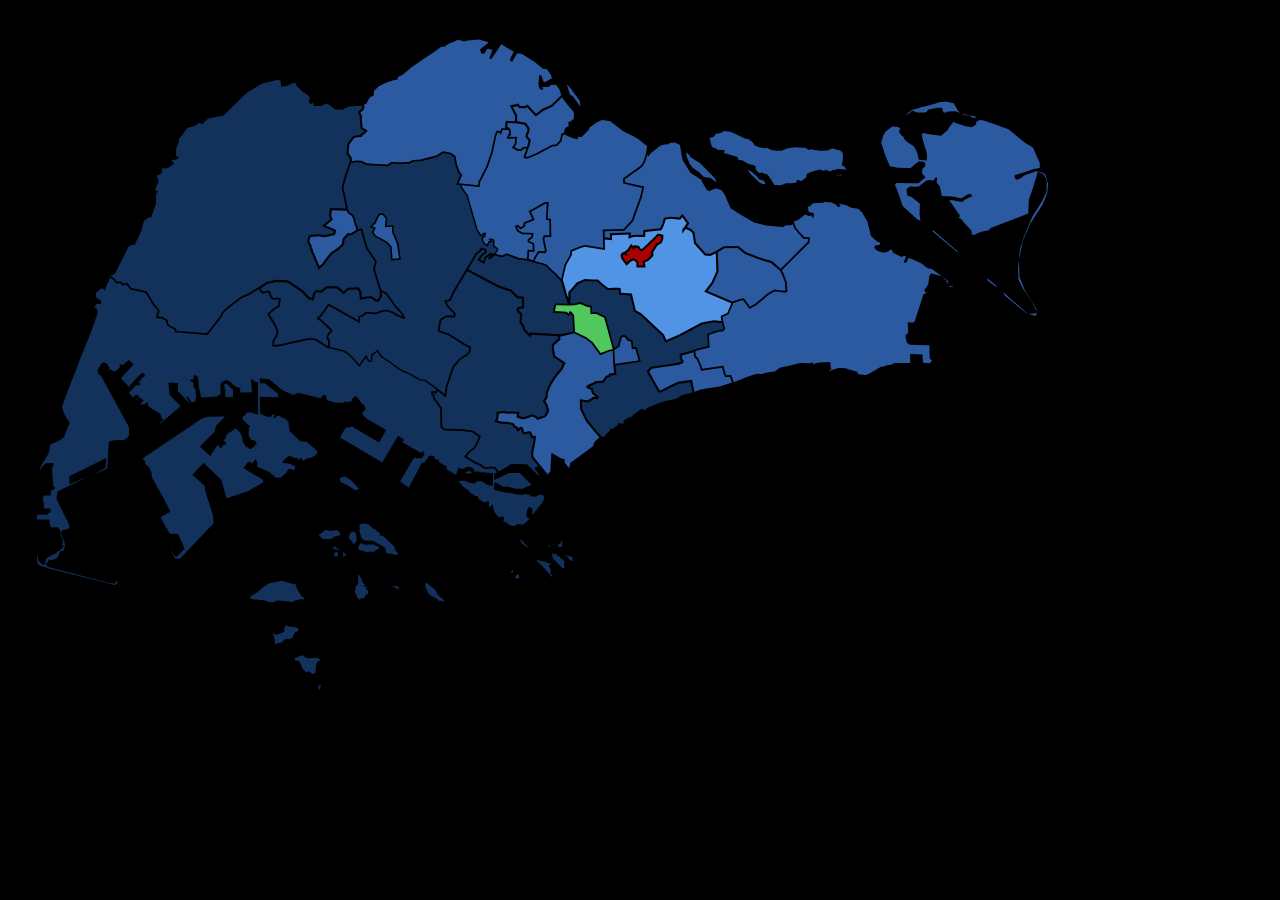
<file: maps/2006.html>
<!DOCTYPE html>
<html lang="en">
  <head>
    <meta charset="UTF-8" />
    <meta name="viewport" content="width=device-width, initial-scale=1.0" />
    <title>SG</title>
    <link rel="stylesheet" href="../styles/style.css" />
  </head>
  <style>
    path:hover {
      stroke: #fff !important;
      stroke-width: 0.5 !important;
    }
  </style>
  <body>
    <svg
      viewBox="7 6 365 200"
      version="1.1"
      xmlns="http://www.w3.org/2000/svg"
      id="singapore-whole"
    >
      <path
        d="m 158.14381,144.99291 -0.001,0.001 -0.0948,-0.31428 0.0714,0.33772 c -0.79547,0.3539 -0.75781,0.30273 -0.75781,0.30273 -0.031,0.01 -0.0602,0.0187 -0.0879,0.0254 -0.0126,0.003 -0.0291,0.006 -0.0463,0.009 0.0457,0.002 0.0798,0.003 -0.007,9e-4 -0.019,0.003 -0.0381,0.004 -0.0527,0.004 -0.14942,0 0.78474,0.0273 -1.06836,-0.0273 l -0.1543,-0.004 -0.13476,-0.5664 c -0.32245,0.0127 -0.65625,-0.002 -0.65625,-0.002 -0.43077,-0.0614 -0.35462,-0.16211 -0.625,-0.16211 -0.16069,0 -0.35922,0.0611 -0.5,0.11328 -0.0462,0.0171 -0.085,0.0318 -0.11133,0.043 -0.003,0.001 -0.005,0.003 -0.008,0.004 -0.002,9.2e-4 -0.004,0.001 -0.006,0.002 -0.002,7.5e-4 -0.002,0.001 -0.004,0.002 -0.001,6.2e-4 -0.003,0.001 -0.004,0.002 -0.001,5.1e-4 -0.003,0.002 -0.004,0.002 h -0.002 l -0.002,-0.009 c -5.7e-4,5.7e-4 -0.002,0.002 -0.002,0.002 l -0.0915,-0.35616 0.006,0.18819 0.006,0.18946 c -9e-5,0 -1.9e-4,1e-5 -2.9e-4,1e-5 l 2.9e-4,0.01 c -0.0174,0.001 0.005,-0.001 -0.0117,0 -0.37708,0.0236 -0.50868,0.031 -0.55038,0.0323 0.0443,0.009 0.0496,0.0121 -0.10816,-0.01 0.11153,0.0194 0.65514,0.11581 -1.68521,-0.24321 -2.51317,-0.48986 -1.29641,-0.25122 -1.41797,-0.27149 -0.0394,-0.007 0.13197,0.017 0.23493,0.031 -0.009,-0.002 -0.0187,-0.004 -0.0277,-0.005 -0.2061,-0.0299 -0.77174,-0.11082 -2.0783,-0.29706 h -0.01 l -1.94336,-0.44531 -0.71484,-0.44141 0.33594,-1.91211 0.82226,0.27149 0.0254,0.0195 c 0.9885,0.72797 1.02344,0.70312 1.02344,0.70312 0.0503,0.0315 0.0985,0.0607 0.14453,0.0879 0.0512,0.0302 0.0998,0.0574 0.14258,0.0801 0.0478,0.0253 0.0863,0.0442 0.11719,0.0566 0.0155,0.006 0.0229,0.01 0.0264,0.0115 -0.023,-0.001 -0.0436,-0.002 -0.062,-0.003 0.0131,0.001 0.0253,0.002 0.0355,0.003 -0.001,-4.9e-4 -0.002,-0.001 -0.004,-0.002 -0.008,-0.003 -0.0166,-0.007 -0.0257,-0.0109 0.2014,0.01 0.66268,0.0366 1.62138,0.0968 h 0.0215 l 0.0215,0.006 c 1.07969,0.30482 1.63137,0.46108 1.88991,0.53495 -0.009,-5.4e-4 -0.0182,-0.001 -0.0266,-0.002 -4.1e-4,-3e-5 -8.1e-4,-6e-5 -0.001,-9e-5 -0.0457,-0.0121 -0.075,-0.0195 -0.0574,-0.0136 -1.1e-4,-4e-5 0.01,3.4e-4 0.0586,0.004 0.0448,0.003 0.1036,0.005 0.17382,0.008 0.063,0.002 0.13324,0.004 0.21094,0.006 0.34306,0.006 -0.25219,0.0247 1.83399,0 1.18795,-0.68694 1.1289,-0.625 1.1289,-0.625 0.0504,-0.0258 0.0976,-0.0497 0.14063,-0.0703 0.0475,-0.0227 0.0939,-0.0438 0.13086,-0.0586 0.0392,-0.0157 0.0962,-0.0352 0.14843,-0.0352 0,0 -0.0914,0.017 0.61719,-0.0488 l 0.29688,-0.29687 -3.31055,-3.36328 h -3.07617 l -3.66211,1.72461 -0.55274,0.32812 -0.0352,-1.83398 0.81054,-0.37891 -0.7832,-1.09375 -1.41992,-0.0215 -0.64844,0.14453 -1.03515,-0.12891 -0.79688,-0.72461 -1.50586,-0.67383 -2.09961,-1.22656 -1.13281,-0.73633 1.28125,-1.54882 1.49023,-1.16602 0.74219,-1.25391 0.004,-0.008 0.6875,-1.67773 -1.73633,-1.26367 -2.70899,-0.43555 -5.3789,-0.11719 -1.08594,-0.87695 -0.11719,-5.51758 -2.01562,-2.74219 -0.0644,-0.76953 -0.4043,-0.21289 -0.0371,-1.14258 1.20898,0.12305 0.17774,-0.66406 -2.75586,-1.97266 -0.68555,-0.39648 h -0.97851 l -0.89258,-0.49219 -2.08008,-1.14844 c -0.91082,-0.42128 -0.46528,-0.21485 -0.94141,-0.42969 -0.4359,-0.19669 -0.93945,-0.41797 -0.93945,-0.41797 -0.12879,0 -0.59118,-0.29256 -1.01953,-0.55664 -0.42877,-0.2643 -0.0123,-3.6e-4 -0.84766,-0.52734 l -0.006,-0.006 -0.008,-0.004 c -1.27928,-0.97134 -0.71959,-0.54662 -1.33203,-1 -0.33859,-0.25065 -0.67918,-0.50015 -0.94727,-0.68945 -0.2668,-0.1884 -0.41796,-0.29101 -0.41796,-0.29101 -0.0931,-0.0136 -0.26778,-0.1229 -0.45899,-0.25 -0.19219,-0.12775 -0.43067,-0.29703 -0.66406,-0.46289 -0.37588,-0.26714 -0.0721,-0.0398 -0.91602,-0.66211 l -0.0312,-0.0215 -0.80273,-1.31055 -1.41211,0.97657 -0.12109,1.78711 -0.9668,0.23242 -0.79102,-1.3457 -1.16992,1.57226 -0.57031,1.11524 -0.19531,-0.21485 c -1.53884,-1.70138 -0.84514,-0.93276 -1.59571,-1.74023 -0.40578,-0.43655 -0.81787,-0.87467 -1.14062,-1.20508 -0.16131,-0.16515 -0.29904,-0.30169 -0.40235,-0.39844 -0.0514,-0.0482 -0.0914,-0.0836 -0.12109,-0.10742 -0.003,-0.002 -0.005,-0.004 -0.008,-0.006 -0.002,-0.002 -0.004,-0.004 -0.006,-0.006 -0.0123,-0.009 0.004,-0.004 0.0151,5.8e-4 9e-4,6.6e-4 0.002,0.001 0.003,0.002 -0.0871,-0.0209 -0.20342,-0.0848 -0.31672,-0.15302 -0.11772,-0.0709 -0.25311,-0.16026 -0.37891,-0.24609 -0.16111,-0.10993 -0.13177,-0.0849 -0.44531,-0.31446 l -2.70312,-0.62304 -2.218753,-0.52539 -0.0293,-0.0195 c -1.553556,-1.04848 -0.850013,-0.57405 -1.599609,-1.06835 -0.404486,-0.26673 -0.813253,-0.531 -1.128907,-0.73047 -0.15762,-0.0996 -0.289532,-0.18344 -0.386718,-0.24024 -0.03868,-0.0226 -0.07101,-0.0396 -0.0957,-0.0527 -0.0036,-0.002 -0.0065,-0.004 -0.0098,-0.006 -0.0029,-0.002 -0.0053,-0.003 -0.0078,-0.004 -0.0016,-8.1e-4 -0.0044,-0.001 -0.0059,-0.002 -0.0088,1.5e-4 0.0015,6.9e-4 0.02319,0.001 6.55e-4,4.2e-4 0.0013,8.4e-4 0.002,0.001 -0.332413,-0.008 -0.975976,-0.0227 -2.146302,-0.0496 l -7.972656,1.78321 -2.017578,0.1582 0.0059,-0.2207 c 0.01167,-0.56933 0.0059,-0.28562 0.0059,-0.59571 0,-0.31257 -0.01104,-0.65217 -0.02539,-0.71679 -0.02083,-0.0933 0.009,-0.17382 0.03516,-0.24024 0.02587,-0.0659 0.06373,-0.14584 0.107422,-0.22461 0.08735,-0.15746 0.207539,-0.34307 0.326172,-0.51953 0.05222,-0.0777 0.133282,-0.208843 0.453125,-0.63867 l 0.240234,-1.310547 -0.517578,-1.347656 -2.164062,-3.644531 2.142578,-1.789063 0.9375,-0.478516 0.242187,-1.724609 c -0.0811,-0.01441 -0.210363,-0.04115 -0.248047,-0.04687 -0.113037,-0.01716 -0.225715,-0.03117 -0.318359,-0.03516 -0.0887,-0.0043 -0.123047,0 -0.123047,0 -0.07798,0.04443 -0.20686,0.06146 -0.318359,0.06836 -0.113788,0.0075 -0.248835,0.007 -0.373047,0.0039 -0.119559,-0.003 -0.102785,0.0057 -0.476563,-0.02344 l -0.09766,-0.0078 -0.632812,-0.974609 -0.0098,-0.0293 c -0.153479,-0.549719 -0.113419,-0.394962 -0.175781,-0.59375 -0.04678,-0.149112 -0.09079,-0.291264 -0.132813,-0.398437 -0.0041,-0.0104 -0.0079,-0.01984 -0.01172,-0.0293 -0.0017,-0.0043 -0.0042,-0.0077 -0.0059,-0.01172 -0.143628,0.02176 -0.537954,0.0983 -0.699219,0.138672 -0.09437,0.02362 -0.291889,0.07229 -0.490234,0.111328 -0.196853,0.03875 -0.416513,0.07484 -0.546875,0.05859 -0.09651,-0.01229 -0.157485,-0.06792 -0.207031,-0.113281 -0.04921,-0.04505 -0.106227,-0.108082 -0.16211,-0.173829 -0.111656,-0.131266 -0.239427,-0.3009 -0.359375,-0.466796 -0.05294,-0.07322 -0.182739,-0.258669 -0.345703,-0.5 l -2.5625,1.595703 -2.40625,1.095703 -3.896484,3.017578 -1.306641,1.359375 -0.398437,0.904297 -4.00586,5.128906 -9.263671,-0.775391 -0.02539,-0.152343 c -0.04798,-0.289781 -0.03045,-0.175679 -0.06055,-0.3125 -0.03632,-0.165119 -0.08984,-0.328125 -0.08984,-0.328125 -1.4e-5,-1.9e-5 -0.02855,-0.01 -0.126953,-0.05859 -0.0985,-0.04866 -0.22196,-0.105401 -0.345703,-0.158203 -0.194264,-0.08288 -0.03622,-0.0224 -0.488281,-0.197266 l -0.01758,-0.0078 -1.132813,-0.697266 -0.296875,-1.224609 c -0.129673,-0.112908 -0.194352,-0.162524 -0.25,-0.205078 -0.08326,-0.06368 -0.172686,-0.127212 -0.257812,-0.179688 -0.08521,-0.05255 -0.151867,-0.08421 -0.201172,-0.09766 -0.09299,-0.02541 -0.171152,-0.0619 -0.238281,-0.101563 -0.06572,-0.03883 -0.119558,-0.0802 -0.16211,-0.115234 -0.03974,-0.03282 -0.06624,-0.05828 -0.08548,-0.07294 0.03959,0.0051 0.07418,0.0095 0.104264,0.01333 -0.03561,-0.0055 -0.0685,-0.0105 -0.08892,-0.01359 0.0052,0.0043 0.01078,0.0091 0.01691,0.01448 -0.242669,-0.0312 -0.699538,-0.09226 -1.509281,-0.203002 l -0.21289,-0.02734 0.04492,-0.210937 c 0.138309,-0.649222 0.128069,-0.56925 0.179688,-0.779297 0.04901,-0.199418 0.101901,-0.406101 0.152344,-0.574219 0.04207,-0.140254 0.08772,-0.249486 0.140625,-0.335937 v -0.002 h -0.002 c -0.0021,-0.01638 -0.01006,-0.0452 -0.0293,-0.0918 -0.03775,-0.09131 -0.100778,-0.203086 -0.179688,-0.322266 -0.07767,-0.117288 -0.164914,-0.231734 -0.240234,-0.318359 -0.04401,-0.05057 -0.103516,-0.115235 -0.103516,-0.115235 -0.108001,-0.03588 -0.202343,-0.13923 -0.300781,-0.248046 -0.09861,-0.108996 -0.21445,-0.251936 -0.322266,-0.386719 -0.130777,-0.163468 -0.06871,-0.07409 -0.414062,-0.535156 l -0.0078,-0.0098 -0.914062,-1.666016 -0.978516,-1.49414 c -2.143628,-0.580304 -1.597656,-0.416016 -1.597656,-0.416016 -0.04277,-0.0097 -0.06634,-0.0159 -0.07813,-0.01758 -0.102835,-0.01464 -0.492861,-0.08164 -0.873047,-0.152344 -0.379812,-0.07066 -0.751947,-0.135787 -0.855469,-0.1875 -0.03105,-0.01555 -0.165648,-0.06218 -0.316406,-0.101562 -0.150456,-0.03925 -0.291543,-0.06641 -0.345703,-0.06641 -0.08786,0 -0.177428,-0.04137 -0.234375,-0.07617 -0.06007,-0.0367 -0.116402,-0.08302 -0.162109,-0.125 -0.03468,-0.03175 -0.06734,-0.05208 -0.16211,-0.169922 l -0.0059,-0.0059 -0.0039,-0.0078 c -0.309888,-0.46718 -0.3514,-0.508567 -0.40625,-0.583985 -0.10631,-0.146178 -0.214379,-0.289964 -0.304688,-0.394531 -0.03576,-0.04141 -0.06654,-0.07366 -0.0918,-0.09766 -0.0023,-0.0022 -0.0056,-0.0039 -0.0078,-0.0059 -0.01606,0.0047 -0.02557,0.0064 -0.07422,0.02539 -0.07369,0.02875 -0.161421,0.06629 -0.248047,0.105469 -0.177565,0.08041 -0.394334,0.179688 -0.501953,0.179687 -0.105135,0 -0.228004,-0.08918 -0.322266,-0.164062 -0.09547,-0.0758 -0.210338,-0.178506 -0.322265,-0.275391 -0.112448,-0.09735 -0.21907,-0.189665 -0.310547,-0.259765 -0.03543,-0.02718 -0.06522,-0.04884 -0.08984,-0.06445 -0.0036,-0.0023 -0.0085,-0.0039 -0.01172,-0.0059 -0.0029,-0.0017 -0.0053,-0.0025 -0.0078,-0.0039 0,0 -0.002,-0.002 -0.002,-0.002 -0.05205,0.0036 -0.209273,0.03933 -0.384766,0.08398 -0.183899,0.04679 -0.366914,0.101563 -0.482422,0.101563 -0.143322,0 -0.240471,-0.121306 -0.3125,-0.207032 -0.07212,-0.08579 -0.156971,-0.203029 -0.236328,-0.314453 -0.261017,-0.366555 -0.292969,-0.412109 -0.292969,-0.412109 -5e-6,-2e-6 -0.369993,-0.249707 -1.24414,-0.859375 0.05286,0.282828 0.06445,0.449219 0.06445,0.449219 -6.18e-4,0.04141 -0.0045,0.08541 -0.01367,0.126953 -0.01022,0.04616 -0.0342,0.110372 -0.08398,0.160156 5e-6,-5e-6 -0.0013,0.0082 -0.0293,0.0625 -0.02571,0.04996 -0.05835,0.116429 -0.0957,0.197266 -0.03354,0.07258 -0.06929,0.155427 -0.109375,0.246093 -0.03606,0.08156 -0.07565,0.168049 -0.115235,0.259766 -0.271538,0.629163 0.08775,-0.271991 -0.820312,1.974609 l -0.166016,0.410157 -0.355469,-0.707032 -0.841797,0.06445 -1.25,1.277343 c -0.140815,0.728931 -0.03516,1.121094 -0.03516,1.121094 0.02597,0.08315 0.05437,0.113504 0.07227,0.123047 0.410736,0.219056 1.025247,0.650391 1.068359,0.650391 0.101438,0 0.167163,0.06172 0.199219,0.105468 0,0 0.13276,0.01176 0.160156,0.951172 l 0.0078,0.238281 -1.072266,-0.158203 -0.433594,0.304688 -0.40039,0.798828 0.55664,0.107422 0.410157,1.199219 -1.777344,5.166015 c -3.711461,9.350464 -1.868574,4.709694 -3.832031,9.714844 -0.493157,1.25713 -0.994186,2.53617 -1.47461,3.76953 -0.600535,1.54172 -1.169348,3.01254 -1.654297,4.2793 -0.269415,0.70375 -0.512535,1.34508 -0.720703,1.90039 -0.231329,0.6171 -0.41911,1.12606 -0.550781,1.5 -0.07315,0.20774 -0.128263,0.37259 -0.164063,0.48828 -0.01425,0.046 -0.0258,0.083 -0.0332,0.11133 -0.0011,0.004 -0.003,0.008 -0.0039,0.0117 -8.3e-4,0.003 -0.0013,0.007 -0.002,0.01 -4.35e-4,0.002 -0.0016,0.002 -0.002,0.004 0,0 0,0.002 0,0.002 0.0068,0.0303 0.01519,0.0607 0.02539,0.10156 0,0 -0.02861,-0.0819 -0.0161,-0.0235 0.002,0.008 0.0041,0.0165 0.0063,0.0254 0,0 -4.96e-4,-0.001 -0.0013,-0.004 0.02641,0.10939 0.126208,0.46686 0.431004,1.49194 0.366037,0.80265 0.300031,0.64012 0.462891,0.96875 0.06321,0.12754 0.128521,0.25788 0.193359,0.38281 0.03601,0.0694 0.07233,0.136 0.107422,0.20117 0.03899,0.0724 0.07683,0.14115 0.113281,0.20508 0.04054,0.0711 0.07812,0.13565 0.113282,0.19141 0.03951,0.0627 0.07328,0.11063 0.101562,0.14648 0.02951,0.0374 0.01758,0.0293 0.01758,0.0293 -5e-5,-2e-5 0.30532,0.1039 0.617188,0.98047 l 0.0332,0.0898 -0.05078,0.082 c -0.525193,0.83842 -0.50586,0.86914 -0.50586,0.86914 -0.02157,0.0412 -0.04265,0.0805 -0.06055,0.11719 -0.01995,0.0409 -0.03521,0.0772 -0.04883,0.10938 -0.0154,0.0364 -0.02429,0.0618 -0.0293,0.0801 -4.53e-4,0.002 -0.0016,0.003 -0.002,0.004 l -0.0039,-0.0209 c 7.02e-4,-0.002 0.0014,-0.005 0.0022,-0.007 0.01316,0.0678 -0.0047,0.14575 -0.01785,0.19582 -0.01465,0.0559 -0.0359,0.12644 -0.0625,0.20508 -0.02404,0.0711 -0.05226,0.15199 -0.08398,0.23828 -0.02858,0.0777 -0.06059,0.16152 -0.09375,0.24805 -0.05966,0.15567 -0.126229,0.32232 -0.19336,0.49023 -0.216279,0.54096 -0.0043,0.0497 -0.558593,1.35742 l -0.02148,0.0547 -0.925781,0.63281 -1.509766,0.77149 -0.01563,0.006 c -0.910793,0.28954 -1.078125,0.41016 -1.078125,0.41016 -0.05142,0.0238 -0.100345,0.0486 -0.146484,0.0723 -0.05137,0.0264 -0.09915,0.0511 -0.140625,0.0762 -0.04643,0.028 -0.08251,0.053 -0.111328,0.0762 -0.02412,0.0194 -0.027,0.0256 -0.0332,0.0332 0.01039,0.0455 0.02355,0.0895 0.02539,0.13086 0.0028,0.0636 0.0011,0.13773 -0.0039,0.21485 -0.0045,0.0697 -0.01037,0.14549 -0.01953,0.22461 -0.0083,0.0713 -0.01821,0.1461 -0.0293,0.22265 -0.01,0.0689 -0.02155,0.13779 -0.0332,0.20899 -0.0283,0.17297 0.01286,0.13015 -0.265625,1.34179 l -0.0078,0.0293 -0.990234,1.72852 -1.224609,1.89843 -0.439453,1.77539 0.763671,-1.54882 1.082032,-1.02149 2.208984,-0.0312 -0.04102,0.82617 -0.451172,0.82227 0.44336,5.02344 0.412109,0.2539 -0.30664,0.73633 h -0.738282 l -0.189453,1.5625 -1.884765,0.0547 -0.230469,0.47656 -0.08398,0.96484 h 0.244141 l 0.08008,2.21485 1.871094,0.0273 v 1.13672 l -0.412109,0.10352 -0.453125,0.5332 h -3.13086 l 0.167969,1.35937 3.480469,0.0234 0.25,1.88281 0.648437,0.35743 1.626953,-0.0566 0.628907,1.00976 v 0.82617 l 0.787109,1.8711 -0.07422,0.98437 -0.392578,-0.0469 0.08203,0.42383 0.607422,0.0664 -0.412109,0.95313 -0.478516,0.1582 -0.177734,0.5 h -0.544922 l -0.171875,0.25781 -0.583984,0.52735 -0.638672,0.24804 h -0.002 l -1.158204,0.59375 -0.830078,0.43946 -0.06445,0.3457 -0.21875,0.75781 c 0.02136,0.75731 -0.457031,0.81445 -0.457031,0.81445 -0.06512,0.006 -0.131533,-0.004 -0.197266,-0.0234 -0.06308,-0.0186 -0.125721,-0.0455 -0.185547,-0.0781 -0.106659,-0.0581 -0.217167,-0.13705 -0.322265,-0.22265 0,0 -0.346723,-0.25815 -0.832031,-0.84375 l -0.03906,-0.0449 -0.162109,-1.5332 c 0.0019,-0.01 0.0042,-0.0211 0.0065,-0.0325 l -0.0019,-0.0183 c -0.02119,0.0749 -0.08173,0.31241 -0.231079,0.92197 l 0.126953,1.35547 0.646485,0.66993 1.224609,0.39062 0.830078,0.31445 0.0039,0.002 19.41211,4.91406 0.730469,-0.4668 -0.111329,-0.83984 -0.25,0.12305 -0.177734,0.72656 H 36.875 l -0.722656,-0.12696 -0.794922,-0.12695 -16.923828,-4.41797 -0.623047,-0.67383 0.1875,-0.49804 0.447265,-0.36524 0.150391,-0.60351 0.927734,0.0976 0.804688,-0.1914 0.794922,-0.56641 0.423828,-0.88476 c 0.325809,-1.03072 0.648437,-0.92774 0.648437,-0.92774 h 0.44336 l 0.289062,-0.35547 0.310547,-0.88476 -0.11914,-1.41211 -1.054688,-2.36719 0.216797,-0.70508 1.119141,-0.42187 0.839843,-0.0371 0.353516,-0.58008 -0.300781,-1.01758 -2.277344,-4.63867 -1.232422,-2.46289 0.316406,-2.07813 7.951172,-3.81054 -0.04687,-0.082 -0.673828,0.26953 -3.75,1.5625 -0.09961,-2.28516 10.554687,-5.19141 -0.148437,2.68946 -2.613282,1.5664 -0.523437,0.10157 c 0.0063,4.6e-4 0.03711,0.008 0.03711,0.008 0.02543,0 0.05658,-0.003 0.0918,-0.006 0,0 0.131027,0.0276 0.88086,-0.19141 1.327487,-0.60102 0.874206,-0.40034 1.412109,-0.66015 0.174766,-0.0844 0.345424,-0.17001 0.503906,-0.25 0.088,-0.0444 0.172983,-0.0865 0.25,-0.12696 0.08566,-0.045 0.162284,-0.0874 0.228516,-0.125 0.07395,-0.0419 0.129947,-0.0761 0.169922,-0.10351 0.0034,-0.002 0.0067,-0.004 0.0098,-0.006 0.0019,-0.023 0.0038,-0.0574 0.01172,-0.17188 0.009,-0.12967 0.02045,-0.30556 0.0332,-0.51757 0.01148,-0.19078 0.02341,-0.40948 0.03711,-0.65039 0.119325,-2.09799 -0.07313,1.70417 0.322265,-6.05274 l 0.01172,-0.24219 0.236328,0.0586 c 0.212926,0.0532 0.392578,-0.11328 0.392578,-0.11328 0.05436,-0.0544 0.160816,-0.0984 0.244141,-0.1211 0.07785,-0.0212 0.175702,-0.0402 0.28125,-0.0566 0.09577,-0.0149 0.202546,-0.0287 0.316406,-0.041 0.102539,-0.0111 0.211277,-0.02 0.324219,-0.0293 0.203218,-0.0167 0.419921,-0.0312 0.636719,-0.043 0.173472,-0.009 0.346962,-0.0186 0.513671,-0.0254 0.495321,-0.0202 0.301759,-0.0193 1.181641,-0.0312 l 0.957031,-0.45898 0.716797,-0.90625 -0.08008,-2.32618 -7.933594,-14.54882 -0.810547,-0.72266 -0.197265,-0.92969 0.03711,-0.0664 c 0.752752,-1.31488 0.590072,-1.00027 0.777344,-1.29688 0.04113,-0.0651 0.08138,-0.12839 0.121094,-0.18945 0.04411,-0.0678 0.08797,-0.13337 0.128906,-0.19336 0.04541,-0.0665 0.08901,-0.1282 0.128906,-0.18164 0.04401,-0.0589 0.08735,-0.1123 0.125,-0.15235 0.03936,-0.0419 0.124437,-0.11914 0.222656,-0.11914 0.02907,0 0.06365,0.004 0.09375,0.008 0.02768,0.004 0.0584,0.009 0.08984,0.0156 0,0 -0.01927,-0.0328 0.744141,0.19141 l 0.06445,0.0195 0.753906,1.0332 -0.105469,0.64063 0.07031,-0.22657 L 36,108.9082 c 1.077937,0.65264 0.959689,0.55865 1.035156,0.59961 0.04952,0.0269 0.09591,0.0509 0.140625,0.0742 0.04972,0.0259 0.09609,0.0508 0.136719,0.0703 0.0424,0.0204 0.07587,0.0338 0.103516,0.0449 0,0 0.002,0 0.002,0 0.03382,-0.0218 0.07781,-0.0535 0.132812,-0.0957 0.04921,-0.0378 0.103523,-0.0812 0.164063,-0.13086 0.05442,-0.0446 0.113302,-0.0932 0.173828,-0.14453 0.05445,-0.0462 0.110623,-0.0948 0.167969,-0.14453 0.284105,-0.24623 0.233803,-0.19147 0.996093,-0.89648 l -0.40625,-0.81836 1.03125,0.38867 1.78711,-1.48828 1.361328,1.20508 -3.466797,3.76367 -0.08398,0.30469 2.064453,2.23437 L 41,114.39453 c 0.0041,0.005 0.01911,0.0307 0.02148,0.0332 0.06584,-0.0675 0.146869,-0.15096 0.25,-0.25976 0.102378,-0.10801 0.221367,-0.23413 0.351563,-0.37305 1.090178,-1.16317 -0.93795,1.047 3.294922,-3.55859 l 0.06445,-0.0703 0.0957,0.006 c 0.877767,0.0585 0.484375,0.0293 0.484375,0.0293 0.07646,0 -0.05223,-0.0158 0.214844,0.0156 l 0.148437,0.0176 0.02539,0.14843 c 0.113864,0.65706 0.05273,0.66211 0.05273,0.66211 -0.0085,0.0342 -0.04129,0.13675 -0.158203,0.16602 -0.04996,0.0125 0.01417,0.007 -0.46875,0.0684 l -1.261719,1.6582 0.636719,0.0352 0.01172,0.17578 c 0.03153,0.4954 -0.305859,0.42616 -0.361328,0.39844 -1.3e-4,-7e-5 0.033,0.01 0.01563,0.008 -0.01744,-0.002 -0.03913,-0.003 -0.07031,-0.004 0,0 0.0064,-0.0206 -0.865234,0.0137 l -1.964844,2.16797 0.417969,0.58399 0.002,0.002 0.697266,0.75586 0.857421,-0.8125 0.119141,0.0469 c 1.258856,0.49857 0.707031,0.58399 0.707031,0.58399 0,0 0.08036,-0.0597 -0.921875,0.98047 l 0.13086,0.0801 0.746093,-0.83985 0.470704,0.0195 0.933593,0.78321 -1.048828,1.10156 1.279297,0.0625 0.589844,-0.60547 0.501953,0.20508 -0.01758,0.89062 3.429687,2.15039 0.345703,0.90235 0.05273,0.41211 0.539062,0.2207 -1.113281,1.17773 0.08203,0.0937 5.873047,-4.94921 -3.167969,-3.33594 -0.273437,-3.4336 2.691406,0.0918 v 2.32617 l 3.38086,3.45117 0.08984,-0.0391 -0.01563,-0.0273 -1.041015,-1.45117 0.332031,-0.46485 0.160156,0.2461 c 0.79041,1.21667 0.681917,1.013 0.744141,1.09961 0.03547,0.0494 0.06966,0.0959 0.101562,0.13867 0.03551,0.0476 0.06894,0.0893 0.09766,0.125 0.02212,0.0275 0.03546,0.0434 0.05078,0.0605 0.158219,-0.0147 0.662627,-0.0998 0.710937,-0.11914 0.06874,-0.0275 0.117583,-0.044 0.365235,-0.13281 l 0.230468,-1.4414 -0.251953,-2.26563 -0.5,-0.16211 -0.02734,-1.56836 -0.5625,-0.0137 -0.460938,-0.74219 1.050781,0.041 0.113282,-1.27539 0.55664,0.11328 0.40625,0.18359 0.292969,0.75 0.158203,2.54492 0.294922,0.9336 0.347656,1.84961 4.63086,-0.25196 0.523437,-0.52343 h 0.441406 l -0.07422,-3.07813 0.707031,-0.77734 0.0332,-0.0156 c 0.56791,-0.28598 0.898437,-0.25781 0.898437,-0.25781 0.32513,0.0171 1.14068,0.39066 1.263672,0.51367 0.09069,0.0907 -0.301599,-0.34229 0.541016,0.58789 l 1.427734,0.96094 0.759766,0.0957 -0.01563,1.32422 3.308594,-0.0547 0.02344,-1.55468 -0.144531,-0.0156 -0.101563,-2.15234 0.919922,0.38476 -0.03906,0.28711 0.408203,0.0312 0.486328,0.0703 0.208984,0.125 0.04687,8.69336 0.09375,0.36914 -1.554687,-0.10743 -0.07617,-0.33789 -1.667969,-0.0137 -0.496093,0.5332 0.103515,0.25 -0.68164,0.30469 -0.08008,-0.0352 c -0.05955,-0.0252 -0.0549,-0.0193 -0.06641,-0.0215 0.0015,0.0158 0.0026,0.0303 0.0039,0.0469 10e-7,0 0.01964,0.12104 0.02344,0.76367 1.523785,1.70958 1.007608,1.12344 1.349609,1.49219 0.05699,0.0614 0.108412,0.11759 0.154297,0.16601 0.05108,0.0539 0.09297,0.097 0.125,0.12891 0.01961,0.0195 0.01196,0.0138 0.01172,0.0156 0.01797,-0.002 0.03407,-0.004 0.06055,-0.008 0.0668,-0.0101 0.20188,-0.043 0.3125,0.043 0.09578,0.0745 0.104383,0.17733 0.08789,0.25976 10e-7,0 -0.05293,0.17547 -0.298828,0.375 l -0.164062,1.86719 c 0.39353,1.08227 0.378906,0.98438 0.378906,0.98438 0.01679,0.0398 0.03122,0.0754 0.04492,0.10547 0.01538,0.0337 0.02662,0.0569 0.03516,0.0723 8.27e-4,0.001 0.0013,0.003 0.002,0.004 l -0.01634,-0.0101 c -0.0015,-0.003 -0.0031,-0.006 -0.0047,-0.009 0.155813,0.1133 0.414674,0.41717 0.603081,0.54448 0.04415,0.0298 0.03516,0.0293 0.03516,0.0293 0.223671,0 0.659243,0.0992 0.8125,0.1211 -2.2e-5,0 0.29851,-0.0564 0.43164,0.80859 l 0.01758,0.11524 -0.427735,0.34179 -0.453125,0.61914 -0.02148,0.0176 c -0.99405,0.77794 -1.189453,0.41016 -1.189453,0.41016 -0.0081,-0.008 -0.02185,-0.0185 -0.04687,-0.0371 -0.022,-0.0164 -0.04917,-0.0343 -0.08008,-0.0547 0,0 0.08204,-1.1e-4 -0.824219,-0.4668 l -0.05078,-0.0273 -0.931641,-1.58594 -0.09766,-0.99414 -0.47461,-1.31054 c -0.929967,-0.94699 -0.789718,-0.78577 -0.951172,-0.9375 -0.04766,-0.0448 -0.09516,-0.0873 -0.138671,-0.12696 -0.04837,-0.0441 -0.09235,-0.0841 -0.132813,-0.11914 -0.04533,-0.0392 -0.0825,-0.0703 -0.113281,-0.0937 -0.03276,-0.025 -0.03711,-0.0273 -0.03711,-0.0273 -0.02613,-0.01 -0.04998,-0.0218 -0.07227,-0.0352 -0.01633,-0.01 -0.03139,-0.0203 -0.04492,-0.0312 -0.0037,0.002 -0.0058,0.003 -0.0098,0.006 -0.02608,0.0169 -0.05656,0.0369 -0.09375,0.0625 -0.03965,0.0273 -0.331804,0.25259 -0.396484,0.46485 l -0.03516,0.11718 -0.121094,0.0215 c -0.118769,0.0216 -0.187352,0.0428 -0.225866,0.0583 4.24e-4,-2.5e-4 8.47e-4,-4.9e-4 0.0013,-7.3e-4 0.01895,-0.01 0.04061,-0.021 0.05887,-0.0301 0.0072,-0.002 0.01475,-0.004 0.02278,-0.006 -0.07353,0.0451 -0.39684,0.22782 -1.372681,0.76602 l -0.384766,0.53125 -0.291015,0.97851 -0.04492,0.0391 c -0.367187,0.30643 -0.448778,0.4603 -0.46875,0.50196 0.226342,0.16756 0.705179,0.59022 0.75,0.83594 0.0109,0.0598 0.01159,0.13966 -0.05469,0.21484 -0.06321,0.0717 -0.154024,0.0859 -0.21289,0.0859 -0.247363,0 -0.408839,0.0745 -0.666016,0.21484 -0.04769,0.026 -0.08941,0.14804 -0.15625,0.31641 -0.07202,0.18142 -0.223261,0.4536 -0.552734,0.33593 -0.42548,-0.15202 -0.478855,-0.53303 -0.5625,-0.68359 -0.07503,-0.13508 -0.07469,-0.18317 -0.253907,-0.004 -0.09546,0.0955 -0.444282,0.58908 -0.8125,1.13477 -0.331141,0.49075 -0.682192,1.02363 -0.910156,1.37305 -0.07596,0.11643 -0.136431,0.21262 -0.179687,0.27929 l -0.01367,0.0195 -0.0098,0.0156 -0.0078,0.0137 -0.0059,0.008 v 0.39844 l -3.103515,-2.8789 4.158203,-4.13477 c 0.07523,-0.17661 0.141953,-0.44009 0.189453,-0.68945 0.09716,-0.51014 0.387709,-1.28778 0.609375,-1.43555 -5.6e-5,4e-5 0.02192,-0.0197 0.06836,-0.0644 0.04224,-0.0407 0.09743,-0.095 0.16211,-0.16016 0.05814,-0.0585 0.123914,-0.12415 0.195312,-0.19726 0.497737,-0.50973 -0.22609,0.25911 1.675781,-1.75196 v -0.0977 l -4.667968,0.0684 c -1.012828,0.24374 -1.031053,0.27432 -1.167969,0.3164 -0.06271,0.0193 -0.125247,0.0389 -0.185547,0.0586 -0.06702,0.0219 -0.131889,0.0446 -0.193359,0.0664 -0.06837,0.0242 -0.131711,0.047 -0.189453,0.0703 -0.06439,0.026 -0.118831,0.0513 -0.164063,0.0742 -0.05124,0.0259 -0.08033,0.0436 -0.0957,0.0566 -0.278253,0.23546 -13.479328,9.07559 -16.148438,10.90821 -0.17773,0.12203 -0.308473,0.21307 -0.384765,0.26757 -0.005,0.004 -0.0092,0.007 -0.01367,0.01 -0.002,0.001 -0.0039,0.003 -0.0059,0.004 -0.0032,0.0223 -0.018,0.11417 -0.01172,0.22265 0.0029,0.0508 0.0086,0.0951 0.01758,0.12891 0.0013,0.005 0.0027,0.008 0.0039,0.0117 0.0011,0.004 0.0029,0.007 0.0039,0.01 4.47e-4,0.001 -4.18e-4,0.003 0,0.004 0.189422,0.058 0.507813,0.181 0.507813,0.45898 0,0 -0.01442,-0.11776 0.04297,0.69141 l 1.308593,1.21484 0.548829,1.4961 0.117187,1.19922 3.429688,6.15039 1.77539,3.62304 -0.166015,0.0918 c -1.500793,0.83885 -0.870262,0.48885 -1.501954,0.85547 -0.182422,0.10587 -0.361323,0.2108 -0.52539,0.30859 -0.09112,0.0543 -0.178643,0.10784 -0.257813,0.15625 -0.08802,0.0538 -0.165263,0.10137 -0.232422,0.14453 -0.04855,0.0312 -0.07768,0.053 -0.111328,0.0762 0.0047,0.008 0.0023,0.002 0.0078,0.0117 0.04598,0.0836 0.109793,0.19811 0.1875,0.33594 0.602326,1.0684 -0.860395,-1.46046 2.455078,4.28516 l 2.390625,0.11914 1.841797,4.16016 -2.511719,2.54101 -1.466797,-2.46875 0.0332,-0.0898 c 0.08619,-0.22645 0.09766,-0.32422 0.09766,-0.32422 0.0061,-0.0278 0.006,-0.0461 0.0098,-0.0703 -0.04101,0.0245 -0.133597,0.10755 -0.271484,0.25 l 1.386719,3.01562 1.357421,0.043 9.625,-10.14648 -0.179687,-2.19141 -2.285156,-7.28906 -0.02148,-1.10352 -3.583984,-3.17187 3.175781,-3.46289 5.064453,4.8164 1.525391,5.29883 6.082031,-1.99609 4.40625,-2.5625 -0.125,-0.69922 -5.548828,-3.29492 1.134766,-1.6875 0.667968,-0.19141 0.638672,0.51172 0.964844,-1.21289 0.525391,0.71289 v 1.43164 l 3.478515,1.48437 1.794922,1.61133 1.488281,-0.0449 1.488282,-1.33008 0.615234,-1.07226 h 1.029297 v 0.21093 l 0.621094,0.0762 0.05078,-0.2129 0.232422,-0.15039 -0.01563,-0.62695 -1.460938,-0.80664 -2.085937,-0.20312 v -0.48243 l 1.820312,-1.66406 0.908203,0.33008 0.01172,0.006 c 0.596069,0.30865 0.707031,0.31055 0.707031,0.31055 0.02782,0.009 0.05088,0.0153 0.07031,0.0195 0.02214,0.005 0.03323,0.006 0.03516,0.006 0.219752,0 0.60587,0.018 0.761719,0.13476 0.09636,0.0722 0.160678,0.23988 0.220703,0.35742 0.02272,0.0445 0.04236,0.0789 0.0625,0.10743 0.01483,-0.005 0.115276,-0.0485 0.296875,-0.22266 0.184035,-0.52085 0.496094,-0.2793 0.496094,-0.2793 0.03316,0.0314 0.06018,0.0715 0.07813,0.10742 0.131399,0.26281 0.17278,0.47606 0.304687,0.51563 -4.4e-5,-1e-5 0.181402,0.0351 0.513672,-0.12891 l 0.615235,-0.4414 0.04687,-0.006 c 0.694326,-0.10101 1.080149,-0.15559 1.281907,-0.18281 -0.01143,0.006 -0.02177,0.0116 -0.03099,0.0163 0.0079,-7.4e-4 0.0147,-0.001 0.0147,-0.001 0,0 0.03944,-0.006 0.08433,-0.014 -0.03337,0.004 -0.07424,0.01 -0.123771,0.0167 -4.59e-4,-1.6e-4 -3.8e-4,-4.1e-4 3.81e-4,-7.6e-4 0.0016,-7.3e-4 0.004,-0.001 0.0059,-0.002 0.0021,-9.9e-4 0.0035,-0.003 0.0059,-0.004 0.02284,-0.0113 0.05278,-0.0266 0.0918,-0.0488 0.03489,-0.0198 0.07554,-0.0442 0.11914,-0.0703 0,0 -0.143434,0.11889 1.041016,-0.66211 l 0.373047,-0.375 0.132812,-0.70703 -3.097656,-2.73242 -1.835937,-0.11914 -3.027344,-2.95703 -0.152344,-1.18555 -0.183594,-1.38672 -0.873047,-0.87304 -1.199218,-0.54102 -0.384766,-0.26953 -0.660156,-0.11328 -0.205078,0.29883 -0.695313,0.5625 -0.28125,-0.4336 0.414063,-0.71484 -0.798828,-0.0156 -0.119141,0.67188 -1.46875,-0.0586 -0.525391,-0.35742 -0.457031,-0.0254 -0.816406,-0.61523 -0.07422,-4.70703 5.638672,0.14257 c -0.0012,-0.0266 -0.0033,-0.0501 -0.0059,-0.0723 -0.03695,-2.1e-4 -0.02132,0.0173 -0.275391,-0.0527 l -0.142578,-0.0391 -0.02539,-0.79297 -3.751953,-2.99414 -1.396484,-0.0234 -0.103516,-1.41992 2.675781,0.29102 3.949219,3.18555 2.648438,1.17187 0.01367,0.006 0.371094,0.12891 1.296875,-0.67579 6.326172,1.62305 c 0.614023,-0.66498 0.712891,-0.74609 0.712891,-0.74609 0.03548,-0.0346 0.06834,-0.0668 0.09961,-0.0957 0.03437,-0.0318 0.0693,-0.0609 0.09766,-0.084 0.03006,-0.0244 0.07528,-0.0571 0.113282,-0.0723 1.13e-4,-4e-5 0.190289,-0.14732 0.693359,0.2793 l 0.06641,0.0566 0.05273,1.2168 2.609379,0.69336 1.89843,0.0254 0.51758,-0.32617 h 2.01758 l 0.17383,-0.79102 0.37304,-0.24805 0.25586,-0.2832 c 0.41319,-0.41386 0.72461,-0.11523 0.72461,-0.11523 0.0254,0.0254 0.0622,0.0702 0.10547,0.125 0.0393,0.0497 0.0893,0.11286 0.14453,0.18554 0.0498,0.0655 0.1046,0.13915 0.16407,0.21875 0.41054,0.54959 -0.0999,-0.16048 1.33984,1.83204 0.0403,0.001 0.10716,-0.01 0.12109,-0.008 0.16503,0.0244 0.34928,0.11735 0.45118,0.36133 0.0473,0.11333 0.0723,0.25191 0.0723,0.41797 0,0.12544 0.006,0.17637 0.0117,0.22795 l 0.0352,0.005 0.0879,0.0112 v 0.4043 l -0.45118,0.32031 -0.0137,0.01 -0.42383,0.35937 0.0586,0.82617 h -0.004 c 0.018,0.0126 0.0345,0.024 0.0527,0.0371 0.0592,0.0425 0.11993,0.0872 0.18164,0.13477 0.0555,0.0428 0.11168,0.0874 0.16797,0.13281 0.0609,0.0491 0.19825,0.12269 0.99609,0.87305 l 5.30273,3.08593 -1.99414,3.53125 -7.48437,-4.31836 -0.12305,-0.22656 -1.99609,0.31641 -1.57031,2.82031 12.0371,7.14453 4.52149,-7.65429 1.70508,1.12695 -0.48242,0.69531 5.15234,2.96875 h 0.40039 l 0.48633,-0.53906 0.22461,1.25586 -0.77539,0.93359 -1.65235,-0.0332 0.0547,-0.39453 -0.24414,0.01 0.0918,0.31836 -0.59766,0.19922 -3.78711,6.51953 2.49024,1.65235 3.72851,-7.00391 0.79297,-0.0547 0.56055,-0.96875 0.29101,-0.26367 0.30078,-0.68945 0.92774,-0.13086 0.66015,0.27734 0.20703,0.875 0.98047,0.0254 0.15039,0.69531 2.25391,1.36329 -0.13672,0.60156 2.7168,1.75 0.70703,-1.9668 1.00195,0.19141 h 0.63086 l 0.68555,-0.60157 1.23047,0.0605 0.80859,0.6211 0.16602,0.57812 -0.14063,0.10352 h 0.46094 l 0.58984,-0.0566 0.95118,0.3496 1.12109,-0.15039 0.20703,0.625 0.0469,-0.46289 2.15234,0.23243 -0.0937,3.60351 -0.23047,-0.0449 c -1.95849,-0.3792 -0.9783,-0.19097 -1.11719,-0.21875 -0.0209,-0.004 -0.0504,-0.0137 -0.075,-0.0228 -0.0763,-0.015 -0.0487,-0.01 -0.005,-0.002 -0.004,-0.002 -0.008,-0.003 -0.0122,-0.005 -0.0257,-0.0104 -0.0544,-0.0233 -0.084,-0.0371 0,0 0.0759,0.0734 -0.72851,-0.39062 l -0.0156,-0.01 -0.64258,-0.53906 -0.67187,-0.0508 h -0.88477 c -0.65375,0.70605 -1.01172,0.62305 -1.01172,0.62305 -0.31657,-0.0575 -1.51041,-0.3576 -1.61914,-0.38477 -0.13471,-0.0338 -1.12901,-0.48438 -1.17578,-0.48438 0,10e-6 -0.031,-0.003 -1.52344,0.22071 l 1.06446,1.28515 c 0.87871,0.6978 0.89312,0.67649 0.90039,0.68164 0.0445,0.0315 0.0864,0.0623 0.12695,0.0898 0.0451,0.0307 0.0875,0.0584 0.125,0.082 0.0418,0.0264 0.0767,0.0465 0.10352,0.0606 0.0288,0.0151 0.0195,0.0137 0.0195,0.0137 0.30103,0.043 1.03217,1.05785 1.11328,1.16601 0.0136,0.0182 0.51189,0.32914 0.97266,0.57422 0.30636,0.16296 0.5556,0.27149 0.58007,0.27149 0.026,0 0.052,-0.006 0.0937,-0.0137 0.15384,-0.0277 0.52963,-0.11951 0.59571,0.57421 0.0441,0.46334 0.46963,0.53626 0.71484,0.73243 2e-5,1e-5 0.0148,0.0103 0.0449,0.0273 0.0267,0.0151 0.061,0.0319 0.10156,0.0527 0,0 -0.0409,0.002 1.06836,0.5 0.81737,-0.70445 1.05079,-0.16796 1.05079,-0.16796 0.15187,0.3949 -0.094,1.0252 -0.11524,1.14843 0.11619,0.11549 0.42706,0.28258 0.60938,0.33008 0.0261,-0.14026 0.21988,-1.13849 0.58789,-0.61719 0.0531,0.0752 0.0915,0.21443 0.125,0.39844 0.16302,0.89659 0.3025,1.52378 0.42382,1.68555 0,0 -0.0215,-0.0258 -0.041,-0.0486 0.004,0.007 0.007,0.0137 0.0108,0.02 0.0938,0.11883 0.3717,0.46358 1.08093,1.33528 h 0.6875 c 0.43989,-0.21502 0.71484,-0.0352 0.71484,-0.0352 0.0983,0.0677 0.1613,0.16669 0.19336,0.29492 0.0848,0.33906 -0.15325,0.64365 -0.18359,0.79102 -0.007,0.0334 -0.0262,0.0787 0.15625,0.16602 0.067,0.032 0.14027,0.0706 0.21679,0.11328 0.069,0.0385 0.14224,0.0801 0.2168,0.125 0.0671,0.0404 0.13735,0.083 0.20703,0.12695 0.12538,0.079 0.25234,0.16319 0.37695,0.24609 0.27136,0.18054 0.23271,0.13864 0.91016,0.63086 l 1.09961,0.22071 c 0.67401,-0.47681 0.75976,-0.51368 0.75976,-0.51368 0.0364,-0.0225 0.0718,-0.0443 0.10352,-0.0625 0.0349,-0.0201 0.0703,-0.0389 0.0996,-0.0527 0.0303,-0.0143 0.0881,-0.0371 0.14062,-0.0371 10e-6,0 -0.10544,-0.0489 0.61524,0.10742 l 0.98633,-0.0254 1.59765,-1.5957 c -7.9e-4,-0.002 0,-0.0195 0,-0.0195 -5.7e-4,-0.004 -0.001,-0.006 -0.002,-0.01 -6.2e-4,-0.003 -0.001,-0.007 -0.002,-0.01 -4.3e-4,-0.002 -0.002,-0.002 -0.002,-0.004 0,0 0,-0.002 0,-0.002 -0.016,-0.007 -0.0321,-0.0128 -0.0488,-0.0215 0,0 0.22542,0.16376 -0.74805,-0.44531 l -0.10742,-0.0664 0.18359,-1.66211 0.66211,-1.16601 0.87695,0.51562 -0.0449,1.70703 0.68945,-0.65429 0.004,-0.004 2.29492,-2.94336 0.42383,-1 -0.20508,-0.86523 c -0.44855,-0.1858 -0.76758,-0.25391 -0.76758,-0.25391 -0.0815,-0.0123 -0.12715,-0.0102 -0.15039,-0.004 -0.13268,0.0362 -0.28931,0.10361 -0.41796,0.16601 -0.0765,0.0371 -0.1413,0.071 -0.17969,0.0918 -0.003,0.001 -0.004,0.003 -0.006,0.004 -0.002,0.001 -0.004,0.003 -0.006,0.004 -0.002,9.3e-4 -0.004,0.001 -0.006,0.002 -0.001,7.7e-4 -0.003,0.001 -0.004,0.002 l -0.004,0.002 -0.002,0.002 z m -4.92566,-0.17654 c 0.005,9.6e-4 0.0102,0.002 0.0149,0.003 0.005,-0.001 0.01,-0.003 -0.0104,-0.003 -0.001,0 -0.003,-1e-5 -0.005,-4e-5 z m -46.43082,-2.09098 c -0.10128,-0.12838 -0.26473,-0.31924 -0.52756,-0.59648 l -1.29688,-1.3418 -1.78906,-1.16211 c -0.4986,0.10777 -0.78516,0.19336 -0.78516,0.19336 -0.10719,0.031 -0.21206,0.0637 -0.31054,0.0977 -0.0546,0.0188 -0.1081,0.0395 -0.15625,0.0586 -0.0536,0.0212 -0.10102,0.0421 -0.14258,0.0625 -0.0466,0.0228 -0.0808,0.0409 -0.10547,0.0586 -0.0256,0.0183 -0.0195,0.0137 -0.0195,0.0137 -0.002,0.004 -0.006,0.0134 -0.01,0.041 -0.007,0.0531 -0.006,0.12223 0.004,0.21289 0,0 0.0439,0.32352 0.18554,0.78516 l 2.08594,0.99804 2.10352,1.3711 c 0.52723,-0.0842 0.84961,-0.19922 0.84961,-0.19922 0.0903,-0.0337 0.15584,-0.0657 0.20117,-0.0977 0.01,-0.007 0.009,-0.008 0.0137,-0.0117 -0.003,-0.01 -0.003,-0.0133 -0.01,-0.0293 -0.0131,-0.0294 -0.0312,-0.064 -0.0547,-0.10352 -0.0211,-0.0356 -0.0469,-0.0732 -0.0742,-0.11328 0,0 -0.015,-0.0439 -0.11499,-0.17672 -0.0142,-0.0185 -0.0286,-0.0371 -0.0432,-0.0557 0,0 -0.001,-0.002 -0.004,-0.005 z m 4.66332,15.407 c 6e-4,4.6e-4 0.001,9.3e-4 0.002,0.001 -0.0546,-0.0999 -0.15713,-0.12636 -0.21615,-0.1416 -0.0557,-0.0144 -0.12731,-0.0252 -0.20313,-0.0352 -0.0688,-0.009 -0.14514,-0.0183 -0.22851,-0.0254 -0.0752,-0.006 -0.15641,-0.0105 -0.24024,-0.0156 -0.0755,-0.005 -0.1545,-0.01 -0.23437,-0.0137 -0.33434,-0.0154 -0.15153,-0.0287 -1.50195,-0.0293 l -1.02344,-0.69532 -0.36133,-1.30859 -0.19922,-0.61719 v -1.57617 l 0.26563,-0.54687 1.31836,-0.14454 1.16796,0.375 0.72266,0.69727 c 0.50334,0.48349 0.73035,0.49607 0.73047,0.49609 0.007,0.001 0.0363,0.0113 0.0879,0.043 0,0 0.17304,0.0921 0.52344,0.42969 l 0.0117,0.01 0.0117,0.01 c 0.81715,0.572 0.89844,0.58399 0.89844,0.58399 0.005,0.003 0.0102,0.007 0.0156,0.01 l 0.0605,0.78125 0.88672,0.17774 3.15039,2.8789 0.45703,1.32422 0.66016,0.70899 -0.1582,0.45507 -2.21289,-0.375 -1.02149,-0.21093 -0.0371,-0.69336 -0.46289,-0.98438 -0.0605,-0.0312 c -1.49407,-0.77486 -0.88005,-0.45752 -1.51758,-0.80273 -0.18626,-0.10086 -0.36898,-0.20203 -0.53906,-0.29688 -0.0945,-0.0527 -0.18428,-0.10461 -0.26758,-0.15234 -0.0926,-0.0531 -0.1771,-0.10058 -0.25,-0.14453 -0.0813,-0.049 -0.14591,-0.0905 -0.19336,-0.12305 -0.0103,-0.007 -0.0193,-0.0137 -0.0273,-0.0195 -0.003,-0.002 -0.007,-0.004 -0.01,-0.006 -0.003,-0.002 -0.004,-0.004 -0.006,-0.006 -0.014,-0.0108 -0.005,0.004 0.001,0.0132 z m 52.45475,6.40128 c -0.0513,-0.053 -0.1592,-0.16366 -0.13978,-0.145 0.0889,0.0854 0.87161,0.7918 0.99219,1.02344 0.0463,0.0888 0.56462,0.29969 0.70703,0.33008 0.0934,0.0199 0.23287,0.017 0.36133,0.0195 -0.0992,-0.10496 -0.17119,-0.21074 -0.15234,-0.33203 0.004,-0.0237 0.0112,-0.045 0.0195,-0.0645 0.007,-0.0157 0.0139,-0.0293 0.0215,-0.041 -0.0765,-0.17386 -0.1914,-0.49959 -0.1914,-0.75391 0,-0.32487 0.10337,-0.4392 0.24414,-0.625 0.0207,-0.0273 -0.12683,-0.11047 -0.30469,-0.3789 0,0 -0.0935,-0.15448 -0.26367,-0.26758 l -0.26367,-0.18164 c -0.2439,-0.16728 -0.26368,-0.16992 -0.26368,-0.16992 l -0.0684,-0.0215 -0.0391,-0.0586 c -0.32419,-0.47956 -0.35547,-0.45508 -0.35547,-0.45508 -0.007,-0.006 0.006,0 0.006,0 -0.0966,-0.0464 -0.39943,-0.15257 -0.57617,-0.32227 -0.16136,-0.15493 -0.26041,-0.31322 -0.35156,-0.36328 -0.0698,-0.0384 -0.28195,-0.0137 -0.44727,-0.0137 -0.22938,0 -0.7074,-0.31818 -0.89648,-0.44531 -0.0117,-0.008 -0.0199,-0.002 -0.0293,-0.008 l 0.25586,0.15625 0.084,1.07226 0.0312,0.28125 0.47265,0.59961 c 0.73441,0.7467 1.03413,1.05109 1.13278,1.15077 0.005,0.004 0.01,0.009 0.0148,0.0138 z m 4.03776,-1.89154 c -5.7e-4,-0.001 -0.001,-0.002 -0.002,-0.003 -0.001,-0.003 -0.002,-0.006 -0.003,-0.009 -0.0514,0.19503 0.0775,0.31116 0.0366,0.3994 0,0 -0.0666,0.18309 0.01,0.5664 -0.10208,0.10403 -0.20312,0.18164 -0.20312,0.18164 -0.0141,0 -0.0254,-0.001 -0.0352,-0.002 -0.002,-7e-5 -0.002,8e-5 -0.004,0 l -0.006,-0.004 c -0.43878,-0.27039 -0.51372,-0.40241 -0.51367,-0.40234 -0.0966,-0.15484 -0.0958,-0.28495 -0.25196,-0.41016 -0.0793,-0.0635 -0.28794,-0.35221 -0.56836,-0.47656 -0.10242,-0.0454 -0.24106,-0.13324 -0.35351,-0.22265 -0.053,-0.0421 -0.0905,-0.078 -0.11719,-0.10743 0.01,-0.0607 0.0168,-0.12588 0.041,-0.20898 0.0219,-0.0751 0.0449,-0.12138 0.041,-0.12305 0.056,0.0114 0.17083,0.16086 0.23828,0.25781 0.0283,0.0408 0.0648,0.12429 0.13672,0.17383 0.0883,0.0608 0.21326,0.0742 0.38086,0.0742 0.30722,0 0.92368,0.0586 0.97461,0.0684 0,0 -0.0318,-0.0124 -0.0117,0.004 0.0341,0.0278 0.0758,0.0712 0.11914,0.125 0.0283,0.0351 0.0531,0.0682 0.0703,0.0977 0.002,0.004 0.004,0.008 0.006,0.0117 0.002,0.003 0.004,0.007 0.006,0.01 0.001,0.003 0.003,0.006 0.004,0.008 9.3e-4,0.002 0.001,0.004 0.002,0.006 6.1e-4,0.001 0.002,0.003 0.002,0.004 1.2e-4,-0.001 8.5e-4,-0.009 0.002,-0.018 z m -5.74531,5.13304 c -0.0193,-0.0131 -0.072,-0.0711 -0.19004,-0.34353 -0.0667,0.0452 -0.14817,0.0747 -0.25195,0.0449 l -0.17578,-0.0488 0.0332,-0.17968 c 0.24161,-1.29913 0.16602,-1.01172 0.16602,-1.01172 0.008,-0.0674 0.007,-0.0634 0.008,-0.082 l -0.24024,-0.34571 -0.004,-0.008 c -0.51562,-0.89087 -0.29688,-0.97266 -0.29688,-0.97266 0.0575,-0.0964 0.13503,-0.18389 0.32422,-0.15625 0.0718,0.0105 0.22127,0.0274 0.38281,0.043 -0.0396,-0.0699 -0.0682,-0.15008 -0.0566,-0.24023 -0.0531,-0.0124 -0.12996,-0.022 -0.22265,-0.0625 -0.15888,-0.0694 -0.57232,0.0108 -0.78906,-0.11914 -0.12213,-0.0734 -0.63597,-0.28974 -1,-0.39453 -0.36205,-0.10425 -0.56845,-0.0859 -0.95508,-0.19727 -0.34811,-0.10033 -0.49971,-0.26317 -0.59961,-0.375 -0.0131,0.0129 -0.0205,0.0228 -0.0352,0.0352 -0.10967,0.0929 -0.26447,0.15977 -0.48437,0.0859 -0.008,0.0462 -0.0141,0.0975 -0.0293,0.16406 -0.003,0.0151 -0.0256,0.0382 -0.0332,0.0586 0,0 0.002,0.002 0.002,0.002 0.005,0.006 0.01,0.0111 0.0156,0.0176 0.0415,0.0457 0.0981,0.10031 0.16407,0.15821 0.16695,0.14651 0.36173,0.29237 0.43359,0.35156 0.16247,0.13365 0.85369,0.83609 0.99414,0.99023 1e-5,1e-5 -0.14574,-0.11047 0.47266,0.45508 l 0.01,0.008 2.03125,2.34961 0.004,0.004 c 0.0548,0.0701 0.0544,0.12228 0.0801,0.16016 0.005,0.007 0.045,0.051 0.17578,0.0937 0.0363,-0.104 0.0229,-0.30184 0.0664,-0.45508 0.004,-0.0135 0.007,-0.0196 0.009,-0.0226 -0.002,-0.002 -0.005,-0.004 -0.008,-0.007 z m -55.89556,-1.82007 c 0.002,0.044 0.008,0.16692 0.0239,0.42771 l 0.0254,0.0195 0.0137,-0.43945 c -0.003,2.7e-4 -0.0224,-8e-5 -0.0254,0 -0.0107,2.7e-4 -0.021,0.001 -0.0312,0.002 -0.001,6e-5 -0.003,-6e-5 -0.004,0 -2.7e-4,-0.003 -5.3e-4,-0.007 -7.7e-4,-0.01 -5.4e-4,-1e-5 -0.001,-2e-5 -0.002,-3e-5 z m 15.94134,1.49585 -0.005,0.008 0.005,0.003 z m -0.0106,0.0156 0.005,-0.008 -0.003,-0.002 -0.005,0.008 z m -31.699731,6.06193 c 0.09761,0.16293 0.252336,0.4197 0.02157,0.023 0.02359,0.0242 0.05021,0.0488 0.07797,0.0735 0.02946,0.0262 0.06207,0.0529 0.0957,0.0801 0,0 0.189627,0.15446 0.660156,0.46679 l -0.06055,0.48829 -0.947266,-0.0391 -0.02539,0.006 c -1.285679,0.28021 -1.046875,0.20703 -1.046875,0.20703 -0.03922,0.006 -0.07348,0.0103 -0.101563,0.0137 -0.03267,0.004 -0.04732,0.006 -0.05859,0.006 -0.05293,0 -0.106737,0.0144 -0.146484,0.0293 -0.03705,0.0138 -0.07783,0.0328 -0.117187,0.0527 -0.03567,0.0181 -0.07305,0.0385 -0.111329,0.0605 0,0 -0.185638,0.0969 -0.724609,0.49024 l -1.226562,-0.30469 -2.955079,-0.24023 -1.076171,0.4707 c -1.110982,0.12388 -0.894532,0.0859 -0.894532,0.0859 -0.02875,0.002 -0.04997,0.004 -0.06445,0.004 0,0 -0.01279,-0.002 -0.04883,-0.0117 -0.0365,-0.009 -0.08159,-0.0236 -0.136719,-0.041 -0.04925,-0.0156 -0.104379,-0.0343 -0.164062,-0.0547 -0.05008,-0.0171 0.241537,0.12515 -1.40625,-0.52734 l -0.0332,-0.0137 h -0.03516 c -0.966571,-0.0288 -0.714365,-0.0278 -1.246093,-0.0606 -0.174363,-0.0107 -0.35852,-0.0229 -0.544922,-0.0371 -0.233046,-0.0177 -0.469813,-0.0389 -0.699219,-0.0625 -0.127409,-0.0131 -0.250909,-0.026 -0.371094,-0.041 -0.133538,-0.0167 -0.26212,-0.0356 -0.380859,-0.0547 -0.132031,-0.0213 -0.252358,-0.0424 -0.357422,-0.0664 -0.07509,-0.0171 -0.122613,-0.0354 -0.177734,-0.0527 l -0.140625,-0.74415 0.730468,-0.3125 1.378907,-0.85351 1.068359,-1.02734 1.324219,-0.95704 0.974609,-0.53711 1.507813,-0.31835 2.017578,-0.40625 2.949219,0.82421 1.037109,0.24805 0.267578,1.11719 0.01563,0.0254 c 2.008804,3.41332 1.099602,1.89061 1.099609,1.89062 0.01858,0.0358 0.04642,0.0718 0.07233,0.10073 z m 26.942251,-2.20716 c 0.001,0.006 0.002,0.0113 0.003,0.0166 9e-5,6.8e-4 1.9e-4,0.001 2.8e-4,0.002 -0.007,-0.006 -0.015,-0.0124 -0.0211,-0.0179 0.008,0.004 0.0178,0.009 0.0305,0.0159 -0.002,-0.0136 -0.005,-0.0291 -0.01,-0.0449 -0.005,-0.0177 -0.0114,-0.0359 -0.0215,-0.0547 -0.0726,-0.13528 -0.21473,-0.17383 -0.38086,-0.17383 -0.0301,0 -0.0632,-7.4e-4 -0.0996,-0.002 0,0 -0.25428,-0.0151 -0.6582,-0.0527 l 0.004,-0.0918 1.17382,-0.11914 0.60352,0.19531 0.26172,0.0957 0.0625,0.82618 c -0.093,-0.0145 -0.21054,-0.0502 -0.33008,-0.0957 l -0.0469,-0.16211 -0.0664,-0.0391 c -0.31677,-0.19259 -0.4533,-0.27166 -0.50495,-0.29784 z m -29.33426,14.38117 c 0.0067,5.6e-4 0.0112,6.6e-4 0.01339,6.7e-4 -0.0065,0.018 -0.0181,0.0498 -0.03104,0.085 0.0093,-0.0278 0.01992,-0.0592 0.03196,-0.0948 -0.01465,-2.6e-4 -0.09062,-0.005 -0.229794,-0.0644 l -0.113281,-0.0488 -0.46875,0.40039 -1.253906,-0.0469 -1.074219,0.98828 -0.998047,0.13868 -0.753906,0.54297 -0.271485,-1.34375 v -0.004 l -0.103515,-1.19531 -0.337891,-0.2793 -0.05859,-0.4707 0.439454,0.0254 0.3125,0.40429 1.748046,-0.41211 0.988282,-0.66992 -0.482422,-1.08593 0.810547,0.18164 -0.34375,-0.80469 0.371093,0.0664 0.632813,0.37696 1.833984,0.0937 0.5,0.25976 0.683594,0.32813 -0.308594,0.63086 -0.976562,0.3789 -0.03125,0.0859 c -0.284128,0.81784 -0.44408,1.28276 -0.528662,1.53255 z m 6.700303,7.72086 c 0.0017,-0.0539 -1.18e-4,-0.0311 -0.0027,0.0103 -0.0094,0.0367 -0.0185,0.0903 -0.0185,0.12496 10e-7,0.11535 0.04866,-0.93605 -0.04883,1.28711 l -0.04102,0.7168 -0.691407,0.33398 -0.378906,-0.10937 -0.984375,-0.65039 -0.740234,0.37695 -0.167969,-0.35547 -0.722656,-0.74218 -0.31836,-0.5254 -0.291015,-0.98046 -0.611328,-0.80274 h -0.966797 l -0.0332,-0.73047 2.126953,-0.79492 1.320312,0.86328 2.357422,-0.18945 0.75,0.084 0.742188,0.55664 v 0.23047 l -0.75,0.084 -0.04883,0.0996 c -0.432812,0.8744 -0.402344,0.88476 -0.402344,0.88476 -0.01609,0.0408 -0.02995,0.0802 -0.04297,0.11719 -0.01354,0.0385 -0.02602,0.0766 -0.03539,0.11083 z m -59.142344,-84.38231 -0.126953,0.40429 -0.277344,-0.16211 z m 33.539062,4.03125 c 0.3238,0.26104 0.50586,0.37304 0.50586,0.37304 0.0099,0.004 0.03069,0.005 0.04492,0.01 6.18e-4,4.6e-4 0.003,0.001 0.0039,0.002 0.01087,0.009 0.02434,0.0202 0.04687,0.043 0.01989,0.0201 0.04149,0.0445 0.06641,0.0723 0,0 -0.01931,-0.0836 0.585937,0.73828 l 0.01953,0.0273 0.679687,0.46094 -0.05469,2.11914 -2.201172,0.0176 0.01758,-1.00586 v -0.0117 l 0.07031,-0.93945 L 69,114.92969 c -0.283144,-0.56401 -0.222651,-0.52536 -0.222656,-0.52539 0,0 0.03448,-0.0111 0.101562,-0.15821 0.01559,-0.0342 0.04761,-0.11787 0.0059,-0.20703 -0.0555,-0.11851 -0.180208,-0.13476 -0.240235,-0.13476 0,0 -0.101265,-0.0465 -0.152344,-0.0606 l 0.21875,-0.50781 z m 69.400389,24.97851 0.63672,0.29492 -0.46289,0.48047 c -0.91548,-0.0999 -1.02344,-0.13672 -1.02344,-0.13672 -0.0471,-0.009 -0.0886,-0.0169 -0.12695,-0.0254 -0.0428,-0.01 -0.079,-0.0192 -0.10547,-0.0273 -0.0283,-0.009 -0.0273,-0.008 -0.0273,-0.008 0,0 -0.022,-0.0941 -0.0352,-0.17969 l 0.4082,-0.30274 z m 4.49805,1.00977 -0.0215,0.20507 c -0.0888,-0.007 -0.24991,-0.0156 -0.25,-0.0156 -0.0297,-0.005 -0.0756,-0.006 -0.11328,-0.006 -0.001,1e-5 -0.003,-10e-6 -0.004,0 z m -45.654298,15.7832 c 1.504853,0.27713 1.394531,0.23633 1.394531,0.23633 0.05671,0.008 0.108035,0.0148 0.152344,0.0195 0.048,0.005 0.09716,0.008 0.128906,0.008 0.03364,0 0.07417,-0.001 0.117188,-0.006 0.03913,-0.004 0.08518,-0.011 0.132812,-0.0176 0,0 -0.05626,0.0335 1.123047,-0.19921 l 0.8418,0.32421 0.43164,0.90625 -0.28906,0.2793 -1.28125,0.27539 -1.091802,0.73242 -2.189453,0.041 -0.595703,-0.36914 -0.636719,-0.78516 -0.0059,-0.008 -0.179688,-0.30078 0.775391,-0.14258 z m 8.031248,0.47852 c 0,0 0.10311,0.0106 0.31836,0.0508 l 0.31445,0.49414 0.18946,0.66406 0.12304,1.23242 -0.10351,0.29688 -0.32031,0.38476 -0.63868,0.45313 -0.15625,-0.17188 v -0.52539 l -0.51171,-0.41211 -0.375,-0.34375 -0.14258,-1.00781 0.26562,-0.0352 -0.0469,-0.47265 0.16211,-0.16602 0.35156,-0.16211 0.22852,-0.25 c 0.27773,-0.0272 0.34179,-0.0293 0.34179,-0.0293 z m 47.67578,2.21093 0.14844,0.0508 c 0.073,0.0934 0.12116,0.16808 0.12109,0.16797 0.0142,0.0238 0.0335,0.0493 0.0508,0.0703 0,0 -0.0225,0.0253 0.51171,0.5 0.49085,0.63733 0.40235,0.55078 0.40235,0.55078 0.0115,0.0183 0.0171,0.0287 0.0215,0.0371 0.10254,0.19695 0.62438,0.5206 0.74414,0.61914 0.0671,0.0552 0.15845,0.13335 0.23242,0.20507 -0.007,0.005 -0.0252,0.0161 -0.0664,0.0371 -0.1638,0.02 -0.18465,0.0188 -0.24219,0.0215 -0.056,0.003 -0.10917,0.004 -0.1543,0.002 -0.006,-3.3e-4 -0.0118,-0.002 -0.0176,-0.002 -0.005,-4e-4 -0.009,4.7e-4 -0.0137,0 -0.004,-4.3e-4 -0.008,-0.001 -0.0117,-0.002 -0.002,-3.2e-4 -0.004,-0.002 -0.006,-0.002 h -0.002 l -0.80468,-0.65234 -0.01,-0.008 -0.74023,-0.67579 -0.22461,-0.68359 z m 11.75196,0.49219 c 0,0 -0.001,9e-5 0.0137,0 h 0.01 c 0.004,4.5e-4 0.006,8.6e-4 0.0117,0.002 0.0703,0.0123 0.13717,0.0463 0.18946,0.0918 0.004,0.004 0.008,0.006 0.0117,0.01 0.003,0.003 0.006,0.005 0.008,0.008 -0.0713,0.16918 -0.25766,0.67449 -0.21875,0.82422 0,0 0.15886,0.29902 0.27148,0.51367 l -0.31836,0.0312 -0.0449,0.0312 c -0.15235,0.11068 -0.0814,0.0592 -0.19531,0.15039 -0.0634,0.0508 -0.11173,0.065 -0.25391,0.082 -0.11798,0.0142 -0.36201,-0.002 -0.46875,-0.0195 l 0.23242,-0.082 -0.45508,-0.54102 -0.008,-0.004 0.75,-0.31641 0.24805,-0.67773 c 0.11293,-0.0743 0.22096,-0.10378 0.2168,-0.10352 z m -57.42578,0.61133 c 4.8e-4,0 0.009,0.002 0.0254,0.004 0,0 -0.0298,-0.0428 0.58593,0.16211 1.09604,0.47334 0.99673,0.31234 0.96289,0.27344 0.0335,-0.004 0.0725,-0.008 0.125,-0.0137 0.045,-0.005 -0.57235,0.0274 1.85157,-0.1582 l 1.71093,0.80078 0.11914,0.38672 -0.14843,0.0586 -0.625,0.34766 -0.36328,0.27343 -0.16211,0.22657 -2.50782,0.0976 c -0.0925,-0.0532 -0.16526,-0.0913 -0.27343,-0.13867 -0.0279,-0.0122 -0.0589,-0.0232 -0.0898,-0.0332 0,0 -0.11404,-0.0567 -0.72851,-0.15039 l -0.94141,-0.34766 -0.27148,-0.0977 0.17382,-0.74804 0.31641,-0.5586 0.15234,-0.32812 c 0.0414,-0.045 0.0879,-0.0566 0.0879,-0.0566 z m 55.12304,0.13281 c 0.0195,0.0254 0.04,0.0603 0.0586,0.0977 l 0.0195,0.15625 c 5.1e-4,0.004 -4e-4,7.9e-4 0,0.004 -0.0152,-0.002 -0.0983,-0.0417 -0.15821,-0.0645 z m -1.45508,0.38086 c 0,0 -0.003,0.004 0.004,0.0117 0.16434,0.20076 0.0987,0.27207 0.3125,0.375 0.34962,0.16797 0.18707,-0.0361 0.24805,0.0527 0.0104,0.0151 0.0227,0.0345 0.0371,0.0605 0.0229,0.0415 0.0384,0.0711 0.0547,0.10156 -0.0798,8e-5 -0.19456,-0.011 -0.36914,-0.0781 -0.23962,-0.092 -0.40659,-0.25906 -0.48437,-0.37696 0,0 -0.002,-0.002 -0.002,-0.002 0.0637,-0.0634 0.13669,-0.14202 0.19922,-0.14453 z m -61.05468,0.35352 c 0,0 0.004,0.002 0.004,0.002 0.15288,0.0884 0.86957,0.83398 1.15625,0.83398 0.0949,0 0.25347,0.14208 0.4336,0.20508 4.9e-4,0.004 0.002,0.009 0.002,0.0137 0,0 -0.003,0.0335 -0.002,0.0371 -0.11058,-0.008 -0.31434,-0.0215 -0.31446,-0.0215 -0.12351,-0.0169 -0.77501,-0.13908 -0.81445,-0.1582 0,0 0.33687,0.0983 -0.65625,-0.22852 -0.189938,-0.10792 -0.232834,-0.14692 -0.246094,-0.15625 -0.04646,-0.0327 -0.07787,-0.06 -0.109375,-0.0879 0.08583,-0.11339 0.244038,-0.29069 0.246094,-0.29102 0.154205,-0.0246 0.228765,-0.13929 0.300785,-0.14843 z m 2.58398,1.61914 c 0.0296,0.0204 0.0631,0.0479 0.0996,0.0801 0.0546,0.0481 0.0592,0.0507 0.10938,0.10157 l 0.14843,0.4082 0.33594,0.082 0.043,0.30664 -0.7207,0.0664 -0.0371,0.35742 -0.23633,0.01 c -0.071,-0.0259 -0.0679,-0.0268 -0.0996,-0.041 0.0465,-0.0673 0.0869,-0.0983 0.13867,-0.22656 l 0.0137,-0.0312 v -0.0332 c 0.0391,-0.87963 0.0195,-0.43704 0.0195,-0.55468 0,-0.0313 -2.1e-4,-0.0482 0.0293,-0.41797 0.071,-0.0493 0.14581,-0.10089 0.15625,-0.10742 z m -2.03516,0.10547 c 0.01,0.002 0.0618,0.0126 0.3125,0.0449 l 0.14063,0.15625 0.0137,0.25195 -0.14844,0.36328 -0.17773,0.36914 h -0.625 l -0.234376,-0.3457 c 0.06577,-0.26502 0.08783,-0.328 0.0879,-0.32813 0.0621,-0.11977 -0.007,-0.30059 -0.041,-0.41406 0.21203,-0.0305 0.52802,-0.0821 0.67773,-0.0937 0.0209,-0.002 -0.006,-0.004 -0.006,-0.004 z m 12.44141,0.33984 c -0.009,-0.008 0.0581,0.0972 0.11719,0.18945 l -0.16602,-0.0566 z m 37.68164,4.75976 c 0.004,0.005 0.007,0.008 0.0117,0.0137 0.11893,0.16312 0.21759,0.2491 0.29492,0.30468 0.001,9.5e-4 0.003,0.001 0.004,0.002 -0.0524,0.15186 -0.15969,0.4006 -0.16211,0.40234 -0.0133,0.01 -0.025,0.0243 -0.0371,0.0371 -0.21114,-0.0305 -0.4124,0.003 -0.59766,0.043 0.0106,-0.0195 0.012,-0.0279 0.0254,-0.0508 0.24901,-0.42508 0.41008,-0.72805 0.46094,-0.75196 z m 1.56445,1.08008 c 0.18909,0.0526 0.22677,0.0999 0.32618,0.17969 -2.4e-4,0.002 3e-4,0.004 0,0.006 -5.7e-4,0.004 -0.001,0.008 -0.002,0.0117 -0.003,0.017 0.004,-0.002 -0.0117,0.041 l -0.0176,0.0508 0.008,0.0527 c 0.1225,0.73946 0.13476,0.66797 0.13476,0.66797 0.007,0.0231 0.0155,0.0475 0.0234,0.0684 -0.46137,0.16902 -0.73839,0.35539 -0.85547,0.21484 l -0.0215,-0.0234 -0.0273,-0.0176 c -0.41917,-0.26224 -0.36111,-0.24464 -0.35351,-0.2461 0.019,-0.0275 0.0363,-0.0539 0.0879,-0.10351 0.0587,-0.0564 0.0881,-0.11003 0.10742,-0.17383 0.0364,-0.11996 0.0119,-0.14828 0.0312,-0.18164 0.006,-0.011 0.0334,-0.0452 0.13281,-0.0977 0.16679,-0.0881 0.26662,-0.20055 0.33594,-0.29687 0.0465,-0.0646 0.0756,-0.11862 0.10156,-0.15235 z m -45.60156,0.0469 0.0645,0.15429 0.38281,0.23633 0.12304,0.54883 0.50586,0.0488 -0.0352,0.9707 0.375,0.36328 0.13476,0.41211 0.46094,0.0312 v 0.20508 c -0.27393,0.24887 -0.19144,0.42764 -0.19141,0.42774 0,0 -0.0824,0.19354 0.70508,0.21289 l -0.125,0.83203 0.41211,0.0391 0.0918,0.72266 c 0.041,0.28529 0.0293,0.31445 0.0293,0.31445 3.1e-4,0.009 -1.3e-4,0.0168 0,0.0254 1.1e-4,0.008 4e-5,0.0164 0,0.0234 -3e-5,0.005 1e-4,0.009 0,0.0137 -0.14543,0.0811 -0.45706,0.2744 -0.59571,0.31445 -0.2971,0.0859 -0.41007,0.73037 -0.41015,0.73047 -0.0714,0.086 -0.21375,0.23669 -0.25,0.25 6.7e-4,8.6e-4 0.039,0.0432 -0.57227,-0.0898 l -0.0996,-0.0215 -0.62109,0.55274 -0.41211,-0.4375 -0.14063,-0.0527 0.12305,-0.19726 -0.31445,-0.28516 0.082,-0.48242 -0.29883,0.0488 -0.0644,-0.39844 -0.22852,-0.44141 -0.0508,-0.10742 0.19336,-0.21289 0.10156,-1.41406 0.31446,-0.0703 0.0156,-0.35352 0.41602,-0.0527 -0.0625,-2.20704 z m 19.56836,2.41211 1.29297,1.09765 0.69727,0.48243 0.65625,0.68164 0.41992,0.94921 0.70703,0.73633 0.95703,0.76563 0.35156,0.4414 -0.0371,0.2793 -0.26562,-0.0371 -0.25977,-0.16211 -1.01172,-0.0996 -0.34961,-0.37109 -0.79101,-0.45508 -0.59961,-0.33203 -0.77734,-0.44922 -0.28321,0.01 0.0996,-0.56641 -0.4414,-0.0781 -0.0371,-0.63672 -0.35547,-0.0156 v -0.48437 l -0.23828,-0.14258 -0.0137,-1.47852 z m -29.599608,26.85351 0.08984,0.12305 -0.07422,0.27734 -0.107422,-0.2207 z m -0.669922,2.27539 0.220703,0.28125 -0.267578,0.22071 0.04687,0.71093 -0.240234,0.11524 -0.34375,-0.30274 0.152343,-0.84765 z"
        id="West Coast"
      />
      <path
        d="m 41.796473,73.180462 c -0.0037,0.0019 -0.0075,0.0039 -0.01123,0.0058 0.36644,-0.728368 0.702004,-1.392674 0.01123,-0.0058 z M 104.26383,34.096605 c -0.0834,0.03181 -0.43973,0.196323 -1.65055,0.792067 l -0.0527,0.02539 -1.24024,0.08789 -1.02539,-0.06055 -2.162108,-1.621094 -0.658203,-0.04297 c -0.218661,0.116979 -0.341797,0.199218 -0.341797,0.199218 6.7e-5,-8.8e-5 0.09293,0.109812 -0.986328,0.457032 l -0.04492,0.01563 h -1.613281 c -0.137718,0 -0.226973,-0.08663 -0.261719,-0.126953 0,0 -0.109616,-0.100883 -0.283203,-0.751954 -0.01632,-0.0079 -0.05485,-0.03386 -0.08594,-0.04883 -0.02501,-0.01204 -0.04631,-0.02064 -0.06836,-0.0293 -0.01516,0.01407 9.49e-4,-0.02353 -0.15039,0.220704 l -0.207031,0.332031 -0.267579,-0.285156 c -0.576372,-0.613719 -0.314453,-1.027344 -0.314453,-1.027344 7e-6,-1.3e-5 0.0596,-0.03697 0.22461,-0.75586 l -0.466797,-0.447265 -0.486328,-0.435547 -1.033203,-0.652344 -1.121094,-1.148437 -0.855469,-0.78711 0.246094,-0.410156 -0.962891,-0.269531 -0.580078,0.302734 -1.423828,0.613281 -1.472656,0.210938 -0.25,-1.859375 -1.082032,-0.04297 -3.970703,0.953125 -0.955078,0.515625 -0.01172,0.0059 -3.652343,2.189453 -6.519532,6.408203 -2.595703,0.55664 -1.935547,0.384766 -0.3125,0.46875 -0.513671,0.154297 c -0.328697,0.819932 -0.570313,0.822266 -0.570313,0.822266 -0.09907,0.03422 -0.19461,0.03667 -0.306641,-0.02734 -0.153514,-0.08776 -0.686195,-0.248755 -0.753906,-0.267578 -0.0021,-0.007 -0.03074,-0.01611 -0.646484,0.576172 l -0.04492,0.04297 -1.810547,0.652344 -0.02539,0.0039 c -0.624143,0.11247 -0.783203,0.214844 -0.783203,0.214844 5.2e-5,-2.6e-5 0.008,-0.0039 -0.0293,0.03516 -0.03564,0.03734 -0.0772,0.085 -0.128906,0.148438 -0.046,0.05644 -0.09812,0.122016 -0.152344,0.193359 -0.04876,0.06415 -0.09947,0.132725 -0.152343,0.205078 -0.06691,0.09156 0.008,-0.08812 -1.066407,1.556641 l -0.01953,0.0293 -0.765625,0.738281 -0.257812,1.449219 -0.689453,1.568359 0.02539,2.078125 0.855469,0.447266 -0.900391,0.601562 h -0.845703 c -0.165012,0.138328 -0.268753,0.234229 -0.285156,0.25 -0.03108,0.02989 -0.05928,0.0579 -0.08594,0.08594 0.118803,0.102984 0.264684,0.236047 0.519532,0.550781 l 0.201172,0.248047 -0.94336,0.677734 -0.810547,0.501953 -0.02344,0.0098 c -0.541114,0.220957 -0.276538,0.114361 -0.449219,0.171875 7.4e-5,-2.4e-5 -0.140809,0.106503 -0.824219,-0.148437 -0.190365,0.09932 -0.328125,0.183593 -0.328125,0.183593 -0.08132,0.08126 -0.173266,0.233493 -0.1875,0.304688 -2e-6,1.2e-5 4.65e-4,-0.0084 0,0.0059 0,0 -0.03858,-0.09558 0.05664,0.708985 l 0.01367,0.128906 -0.08203,0.09961 c -0.576219,0.686972 -0.904297,0.621094 -0.904297,0.621094 0,0 -0.107724,-7.67e-4 -0.53711,0.121094 l 0.283203,0.867187 0.283204,1.001953 -0.484375,0.726563 -0.371094,1.222656 -0.01172,0.02148 c -0.146998,0.305453 -0.142642,0.342614 -0.144531,0.357422 0.01188,-0.0028 -0.140802,-0.0647 0.460937,0.146485 l 0.369141,0.130859 -0.521484,0.759766 -0.05469,3.021484 -0.554687,1.222656 -0.244141,1.013672 -0.324219,0.53711 -0.195312,0.882812 -0.962891,0.146484 -0.1875,0.279297 -0.917969,0.458985 -0.648437,2.589843 -1.125,2.660157 -0.716797,1.148437 0.04687,0.539063 -0.314453,0.01172 c -0.792889,0.03102 -0.75586,0.08398 -0.75586,0.08398 -0.116754,0.05004 -0.715735,0.372813 -0.953125,0.550781 -0.0053,0.004 -0.01092,0.0081 -0.01563,0.01172 -0.0042,0.0033 -0.008,0.0068 -0.01172,0.0098 -0.0033,0.0027 -0.0069,0.0035 -0.0098,0.0059 -0.0025,0.0021 -0.0038,0.004 -0.0059,0.0059 0.0011,-0.0021 0.0044,-0.0088 0.0098,-0.01958 0.0037,-0.003 0.0074,-0.0064 0.01166,-0.0097 0.0018,-0.0014 0.0038,-0.0029 0.0058,-0.0044 -0.689685,1.381903 -1.862105,3.728517 -3.769499,7.543487 l -0.04687,0.09375 -1.289062,0.583984 c 0.771719,0.539279 1.171875,0.814453 1.171875,0.814453 0.154476,0.07705 0.31753,0.349722 0.474609,0.570313 0.07689,0.107979 0.153367,0.208085 0.214844,0.28125 0.0029,0.0034 0.005,0.0065 0.0078,0.0098 0.05399,-0.01185 0.135224,-0.02975 0.279297,-0.06641 0.185222,-0.04713 0.388742,-0.103515 0.527344,-0.103515 0.159565,0 0.293373,0.106074 0.394531,0.183593 0.101061,0.07753 0.223311,0.181806 0.335938,0.279297 0.113348,0.09813 0.219996,0.192886 0.30664,0.261719 0.0084,0.0066 0.01583,0.01169 0.02344,0.01758 0.0068,0.0053 0.01329,0.01094 0.01953,0.01563 0.002,0.0015 0.0039,0.0025 0.0059,0.0039 0.02614,-0.01192 0.103907,-0.04663 0.259766,-0.117187 0.09097,-0.04119 0.185496,-0.0825 0.269531,-0.115235 0.08206,-0.03201 0.199894,-0.07227 0.291016,-0.07227 0.198351,0 0.34098,0.172803 0.441406,0.289062 0.102967,0.119234 0.222282,0.274863 0.332031,0.425782 0.11818,0.16249 0.09701,0.117645 0.402344,0.580078 0,0 0.002,0.002 0.002,0.002 0.08798,0.108784 0.07542,0.0839 0.107422,0.113281 0.03228,0.02955 0.06102,0.05237 0.08398,0.06641 0.01098,0.0067 -0.0033,0.0046 -0.01443,0.0024 -0.0012,-7.7e-4 -0.0024,-0.0016 -0.0036,-0.0024 0.122855,0.0016 0.30916,0.04321 0.465286,0.08393 0.159861,0.0417 0.327034,0.09421 0.416016,0.138672 -1.8e-4,-9e-5 0.344421,0.07265 0.720703,0.142578 0.378494,0.07041 0.770633,0.13884 0.851562,0.15039 0.117329,0.01672 0.406081,0.09303 0.738282,0.179688 0.09985,0.02605 0.202307,0.05154 0.302734,0.07813 0.20082,0.05315 0.393513,0.106428 0.535156,0.144531 0.02834,0.0076 0.05413,0.01306 0.07813,0.01953 l 0.02734,0.0078 0.02344,0.0059 0.01953,0.0059 c 0.02536,0.0069 0.01401,0.0099 0.0015,0.01111 l 0.0024,6.09e-4 c 6.31e-4,0 0.0013,-10e-7 0.0019,-10e-7 h 0.16211 l 1.117187,1.703125 0.910156,1.658203 c 0.335839,0.451681 0.193108,0.258977 0.390625,0.50586 0.10696,0.133724 0.21138,0.262316 0.302735,0.363281 0.08752,0.09673 0.08789,0.109375 0.08789,0.109375 0.129182,0.04295 0.235919,0.160481 0.322266,0.259766 0.0894,0.102726 0.191704,0.238799 0.279297,0.371093 0.08734,0.131896 0.17305,0.278756 0.226562,0.408204 0.02629,0.06358 0.05293,0.144076 0.0625,0.21875 0.01141,0.08882 0.0039,0.213823 -0.08398,0.320312 -9.64e-4,0.0012 -0.02603,0.06855 -0.07227,0.222656 -0.04699,0.156641 -0.09818,0.356187 -0.146484,0.552735 -0.05392,0.219398 -0.08226,0.359526 -0.101563,0.443359 0.903438,0.120323 1.111329,0.142578 1.111329,0.142578 0.116462,0 0.211561,0.05719 0.259765,0.0918 0.04502,0.03247 0.08258,0.06882 0.115235,0.0957 0.0325,0.02684 0.06293,0.05174 0.09766,0.07227 0.0328,0.01938 0.07029,0.0366 0.115234,0.04883 0.109847,0.03003 0.23252,0.09047 0.335938,0.154297 0.10322,0.06366 0.207005,0.141753 0.294922,0.208984 0.13944,0.106622 0.07304,0.04451 0.322265,0.263672 l 0.07227,0.0625 0.287109,1.181641 0.929688,0.572265 c 0.357214,0.13821 0.230788,0.08875 0.466797,0.189453 0.129245,0.05511 0.263833,0.114996 0.371093,0.167969 0.104065,0.05142 0.237551,0.116854 0.306641,0.208985 0.07216,0.09634 0.140331,0.349504 0.177734,0.519531 0.01208,0.0549 0.01753,0.09207 0.02148,0.107422 l 8.611328,0.71875 3.798828,-4.865235 0.410156,-0.929687 1.396485,-1.451172 3.966796,-3.070313 2.441407,-1.113281 2.689453,-1.677734 2.30664,-1.509766 2.716797,-0.609375 3.441407,0.166016 4.21875,2.847656 1.894531,2 0.736328,0.208984 0.326172,-1.486328 0.800781,-0.800781 1.455078,0.107422 1.384766,-1.224609 3.328128,0.05664 1.74218,1.445313 0.35157,-0.34961 0.83593,-0.716797 3.04883,-0.11914 0.73047,0.998047 0.19141,1.857422 2.69922,-0.400391 1.39062,1 c 0.17477,0.04887 0.26758,0.06055 0.26758,0.06055 0.0528,0.0078 0.0821,0.0057 0.11523,0.0059 8.3e-4,-0.0017 0.001,-0.0042 0.002,-0.0059 0.0192,-0.0384 0.0417,-0.08149 0.0664,-0.123047 0,0 0.002,-0.06745 0.61328,-0.873047 l -0.0996,-1.621094 -1.83204,-5.988281 0.52344,-2.197266 -2.57617,-3.83789 -1.48438,-5.115235 -0.6875,0.181641 -0.6582,0.455078 -1.49219,0.861328 -0.64453,-0.09766 -1.11133,1.207031 -0.27343,1.679688 -1.59571,1.367187 -1.740231,1.160157 -1.308593,1.675781 -1.029297,1.408203 -1.458985,1.320312 -2.238281,-5.296875 0.02344,-0.09766 c 0.02702,-0.110073 0.01172,-0.130859 0.01172,-0.130859 -6.57e-4,-0.01069 1.82e-4,-0.0051 0,-0.0098 -0.174826,-0.06673 -0.272594,-0.235689 -0.3125,-0.355469 -0.04286,-0.128467 -0.06344,-0.284781 -0.07422,-0.417968 -0.0019,-0.02373 -0.0078,-0.20157 -0.0059,-0.410157 l -0.466797,-0.621093 -0.1875,-1.056641 0.447266,-1.34375 0.898437,-0.273437 0.738282,0.05273 c 0.08561,-0.03518 0.136266,-0.05513 0.220703,-0.08203 0.156273,-0.04979 0.414755,-0.111218 0.59375,-0.06641 0.0094,0.0024 0.0366,0.0077 0.08789,0.01563 0,0 -0.05886,-0.0051 -0.09442,-0.007 0.0015,3.65e-4 0.0031,7.38e-4 0.0046,0.0011 0.0098,0.0025 0.03655,0.0077 0.08789,0.01563 0,0 -0.01265,-0.0011 -0.02992,-0.0025 0.186918,0.0247 0.718934,0.08652 2.0514,0.231009 l 2.435547,-0.535157 0.125,-0.58789 -3.38086,-1.492188 2.359375,-1.945312 -0.333984,-1.046875 0.257812,-2.103516 4.603516,0.154297 -1.27734,-6.117187 0.98828,-3.50586 1.27539,-3.617187 0.0918,-0.978516 -0.96094,-1.443359 0.23047,-2.867188 1.67968,-2.205078 1.91211,-0.25 c 0.0519,-0.194349 0.19398,-0.374065 0.47071,-0.453125 0.10167,-0.02909 0.37239,-0.252026 0.6289,-0.501953 0.0329,-0.03206 0.14511,-0.155953 0.19336,-0.203125 l -0.34765,-0.1875 -0.66993,-0.333984 -0.34765,-2.66211 0.006,-0.03906 c 0.0602,-0.426894 0.0514,-0.54918 0.0527,-0.580078 0.006,-0.149249 0.003,-0.292002 -0.01,-0.40625 -0.002,-0.02157 -0.005,-0.03954 -0.008,-0.05664 -0.001,-0.0068 -0.003,-0.01368 -0.004,-0.01953 -0.001,-0.0053 -8.8e-4,-0.01119 -0.002,-0.01563 -9.6e-4,-0.004 -0.003,-0.0065 -0.004,-0.0098 -8.1e-4,-0.0029 -0.001,-0.0056 -0.002,-0.0078 -6.3e-4,-0.002 -0.001,-0.0044 -0.002,-0.0059 -3.3e-4,-3.17e-4 3.4e-4,-0.0016 0,-0.002 -0.13194,-0.120683 -0.2524,-0.31092 -0.3164,-0.445312 -0.0455,-0.09547 -0.0518,-0.08755 -0.1211,-0.294922 l -0.0254,-0.07617 0.0937,-0.453125 0.88281,-0.716797 0.22266,-0.496094 -0.18164,-0.380859 -1.45117,0.04883 c -1.12839,0.06629 -1.74701,0.103975 -2.06399,0.124444 0.0412,-0.0019 0.0699,-0.0033 0.0699,-0.0033 9e-5,-1.3e-5 0.002,7.45e-4 -0.0253,0.01112 0.017,-8.4e-4 0.0272,-0.0014 0.0272,-0.0014 1.1e-4,-1.5e-5 0.002,0.001 -0.0371,0.01563 -0.0365,0.01372 -0.0823,0.03071 -0.13867,0.05469 0,0 0.0363,-0.0203 0.0467,-0.02897 -0.016,0.0065 -0.0328,0.01359 -0.0506,0.02116 0,0 0.0172,-0.0096 0.0314,-0.01863 z"
        id="Hong Kah"
      />
      <path
        d="m 95.121985,71.097282 c -0.01274,-0.0025 -0.02425,-0.005 -0.03409,-0.0074 -0.03506,-0.0088 -0.127398,0.01074 -0.265625,0.05469 -0.08799,0.02804 -0.03671,0.0016 -0.238282,0.08984 l -0.06836,0.0293 -0.765625,-0.05469 -0.496094,0.152344 -0.302734,0.908203 0.136719,0.761719 0.501953,0.669922 -0.0059,0.109375 c -0.01732,0.345867 0.0078,0.451172 0.0078,0.451172 0.0093,0.114239 0.02449,0.206277 0.04687,0.273437 9.76e-4,0.0029 0.003,0.0052 0.0039,0.0078 0.116185,0.04167 0.196467,0.11415 0.255859,0.216797 0.06116,0.105617 0.07556,0.219917 0.08008,0.296875 0.0013,0.02193 0.0082,0.09483 -0.0078,0.205078 l 1.835938,4.34375 0.787109,-0.710938 1,-1.36914 1.373047,-1.757813 1.787113,-1.191406 1.40429,-1.203125 0.26758,-1.640625 1.45117,-1.574219 0.75,0.113281 1.30078,-0.75 0.47852,-0.330078 -0.54492,-1.361328 -0.41016,-1.697266 -0.45703,-0.86914 -1.02344,-0.652344 -0.38476,-0.796875 -4.255862,-0.144531 -0.173828,1.425781 0.417969,1.308594 -1.921875,1.585937 2.935546,1.294922 -0.30469,1.445313 -2.914059,0.638672 -0.04883,-0.0039 c -2.422902,-0.261989 -2.352051,-0.268508 -2.193382,-0.257827 -0.108209,-0.01517 -0.06487,-0.01409 -0.0049,-0.01012 z"
        id="Chua Chu Kang"
      />
      <path
        d="m 94.677201,100.24694 c 0.642901,0.0142 0.196187,0.003 -0.0075,-0.002 -0.03144,-0.009 -0.06009,-0.0142 -0.08567,-0.0142 -0.04089,0 1.907648,0.0469 -2.173828,-0.0469 h -0.03711 l -7.998047,1.78711 -1.429688,0.11328 c -2.01e-4,-0.033 0.002,-0.1332 0.002,-0.27734 0,-0.28705 -0.0034,-0.58044 -0.03125,-0.75976 6.69e-4,-0.002 0.001,-0.003 0.002,-0.006 0.001,-0.003 0.0026,-0.006 0.0039,-0.01 0.0157,-0.0399 0.04116,-0.092 0.08008,-0.16211 0.07721,-0.1392 0.18869,-0.31183 0.304688,-0.48437 0.09333,-0.13883 0.06943,-0.12554 0.466796,-0.660161 l 0.04297,-0.05664 0.285156,-1.560547 -0.580078,-1.507813 -1.972656,-3.322265 1.771484,-1.478516 1.121094,-0.576172 0.341797,-2.445312 -0.271484,-0.06055 c -0.375379,-0.08383 -0.304181,-0.06212 -0.460938,-0.08594 -0.120823,-0.01836 -0.254545,-0.03337 -0.371094,-0.03906 -0.111992,-0.0048 -0.281578,0.0034 -0.388671,0.06445 0,0 -0.01507,-7.3e-5 -0.105469,0.0059 -0.09491,0.0062 -0.210023,0.0049 -0.328125,0.002 -0.138372,-0.0034 -0.211783,-0.0075 -0.306641,-0.01367 l -0.455078,-0.703125 c -0.120656,-0.439398 -0.07618,-0.282392 -0.164062,-0.5625 -0.04739,-0.151047 -0.101806,-0.312741 -0.148438,-0.431641 -0.04563,-0.116279 -0.140458,-0.378906 -0.384766,-0.378906 -0.15731,0 -0.725089,0.12759 -0.917968,0.175781 -0.09062,0.02259 -0.279028,0.06656 -0.466797,0.103516 -0.164657,0.03241 -0.277533,0.04518 -0.335938,0.04687 -0.02767,-0.02684 -0.05931,-0.05967 -0.101562,-0.109375 -0.09935,-0.116797 -0.218659,-0.273328 -0.335938,-0.435547 -0.06544,-0.0905 -0.185384,-0.269863 -0.271484,-0.394532 l 1.964844,-1.287109 2.535156,-0.568359 3.1875,0.154297 4.025391,2.716796 1.960937,2.070313 1.509766,0.433594 0.423828,-1.9375 0.486328,-0.486328 1.431641,0.107421 1.398437,-1.236328 2.884762,0.04883 2.00196,1.660157 0.71093,-0.712891 0.0137,-0.01172 0.004,-0.0039 0.6543,-0.560547 2.51758,-0.09766 0.44531,0.609375 0.24023,2.318359 3.07813,-0.455078 0.97656,0.703125 c 0.0477,0.06318 0.12931,0.122392 0.24805,0.177735 l 0.0156,0.01172 0.002,-0.0039 c 0.12629,0.05654 0.28271,0.1068 0.48437,0.136719 0.10158,0.01485 0.22839,0.02509 0.33985,0.0098 0.0678,-0.0093 0.15261,-0.03416 0.22851,-0.08594 h 0.0508 l -0.0273,-0.01953 c 0.0597,-0.04748 0.1123,-0.111508 0.13672,-0.208985 0,0 -5e-5,0.002 0.0117,-0.02148 0.0112,-0.02232 0.0266,-0.04984 0.0469,-0.08398 0,0 -0.0837,0.03462 0.63867,-0.910157 l 0.0684,-0.08789 -0.082,-1.333985 1.1875,0.65625 2.47266,3.53711 1.7207,1.855468 c 0.38498,0.53028 0.52539,0.814458 0.52539,0.814454 0.0351,0.06309 0.0561,0.111622 0.082,0.164062 -0.3102,-0.114377 -0.66116,-0.265377 -0.98828,-0.419922 -0.25241,-0.11925 -0.22939,-0.09829 -0.73633,-0.363281 l -0.9082,-0.603516 -1.66016,-0.5625 -0.91601,-0.06055 -1.08985,0.259766 -1.22265,0.519531 -2.67578,-0.132812 -0.69336,0.109375 -0.21875,0.435547 -0.44336,0.265625 -1.18945,0.46875 0.0195,1.082031 -8.480473,-4.765625 -2.558593,3.597656 c -0.233083,0.113429 -0.269973,0.143442 -0.324219,0.175781 -0.09262,0.05522 -0.202179,0.130902 -0.267578,0.191407 -0.109509,0.101156 -0.308803,0.419385 0.03906,0.59375 0.163272,0.08172 -0.197519,-0.08116 0.716797,0.332031 l 2.992188,2.837891 c -0.0043,0.03337 -0.01373,0.05277 -0.01367,0.05273 -0.0335,0.02393 -0.07,0.05551 -0.09961,0.08398 0,0 -0.02948,-0.05268 -0.691406,0.841797 l -0.02344,0.03125 -0.423828,1.072264 0.572265,0.82813 -0.03516,1.53906 -0.234375,-0.0547 c -1.415036,-0.955 -0.770766,-0.52151 -1.558594,-1.04101 -0.405725,-0.26754 -0.818048,-0.53495 -1.136719,-0.73633 -0.26034,-0.16452 -0.485578,-0.31552 -0.643111,-0.36439 z"
        id="Jurong"
      />
      <path
        d="m 113.12109,65.009766 h 0.67969 l 0.92383,1.037109 -0.2832,2.453125 2.08203,-0.08789 -0.0391,1.494141 1.36718,3.177734 0.67383,4.263672 -1.88281,0.154297 -0.0723,-1.146484 -0.18164,-2.316407 -1.24414,-1.408203 -3.28711,-1.783203 -0.62304,-0.919922 0.67382,-1.255859 -1.00781,-0.375 0.9707,-0.917969 0.71094,-1.642578 z"
        id="Bukit Panjang"
      />
      <path
        id="Holland-Bukit Timah"
        d="m 107.24259,107.91406 h 0.0786 l -0.005,-0.008 h -0.0703 c -0.001,0.003 -0.002,0.005 -0.003,0.008 z m 12.58121,1.52492 c 8e-5,3e-5 1.6e-4,6e-5 2.4e-4,9e-5 0.0126,0.001 0.027,0.002 0.0236,3.8e-4 -0.002,-8.1e-4 -0.004,-9.7e-4 -0.006,-0.002 -0.002,-0.001 -0.005,-0.003 -0.008,-0.004 -0.003,-0.001 -0.007,-0.002 -0.01,-0.004 -0.13931,-0.0704 -0.48417,-0.27941 -0.82617,-0.49024 -0.41918,-0.2584 -0.0478,-0.0224 -0.83008,-0.51953 -1.28066,-0.97237 -0.72084,-0.54465 -1.33594,-1 -0.33891,-0.25087 -0.68425,-0.50603 -0.95508,-0.69726 -0.26995,-0.19063 -0.49333,-0.34275 -0.59375,-0.35743 0,0 -0.10441,-0.0634 -0.29101,-0.1875 -0.18836,-0.12519 -0.42331,-0.28952 -0.65625,-0.45507 -0.41315,-0.29363 -0.11315,-0.0755 -0.87891,-0.63672 l -0.98047,-1.59961 -1.91992,1.32422 -0.11328,1.68554 -0.39453,0.0937 -0.94531,-1.60937 -1.55079,2.08594 -0.32226,0.625 c -0.0514,-0.0566 -0.058,-0.0643 -0.13281,-0.14649 -0.30436,-0.33418 -0.7835,-0.85782 -1.27149,-1.38281 -0.40663,-0.43744 -0.8223,-0.87901 -1.14844,-1.21289 -0.16314,-0.16704 -0.30505,-0.308 -0.41406,-0.41016 -0.10732,-0.10054 -0.22215,-0.19547 -0.29883,-0.21289 -0.0179,-0.004 -0.0903,-0.0407 -0.20117,-0.10742 -0.10938,-0.0658 -0.23711,-0.14894 -0.35937,-0.23242 -0.16807,-0.11468 -0.0671,-0.0369 -0.4668,-0.33008 l -0.0332,-0.0234 -2.78321,-0.64453 -1.374996,-0.32422 0.04297,-1.9082 -0.513671,-0.74414 0.300781,-0.76172 c 0.548589,-0.73949 0.55664,-0.691406 0.55664,-0.691406 0.0243,-0.02621 0.04536,-0.04805 0.06445,-0.06641 0.02174,-0.0209 0.03591,-0.03263 0.04492,-0.03906 0.156505,-0.111787 0.207012,-0.282787 0.220704,-0.40625 0.0047,-0.0439 0.01506,-0.11042 -0.0059,-0.222656 l -0.01172,-0.0625 -3.189453,-3.023438 -0.03125,-0.01367 c -0.296904,-0.13515 -0.450561,-0.205626 -0.523913,-0.239803 0.0014,-9.16e-4 0.0027,-0.0018 0.004,-0.0027 0.004,0.0017 0.0075,0.0031 0.01017,0.0042 0.01068,-0.0066 0.01386,-0.0107 0.02539,-0.01758 0,0 0.05844,-0.04664 0.355469,-0.1875 l 0.04687,-0.02344 2.371094,-3.335937 8.853518,4.974609 -0.0332,-1.607422 0.90625,-0.359375 0.60352,-0.361328 0.16992,-0.335937 0.38672,-0.06055 2.73828,0.134766 1.28125,-0.544922 0.98828,-0.234375 0.76953,0.05078 1.53907,0.521484 0.87304,0.580078 0.01,0.0059 c 0.52317,0.273827 0.53446,0.270725 0.76758,0.380859 0.42838,0.20239 0.95999,0.435477 1.33594,0.546875 0.11667,0.03384 0.25852,0.04568 0.36718,-0.04297 0.11282,-0.09236 0.11795,-0.230026 0.10352,-0.328125 -0.0231,-0.166331 -0.13165,-0.404503 -0.25,-0.617187 0,0 -0.12452,-0.272876 -0.56641,-0.878906 l -0.008,-0.0098 -1.7168,-1.851562 -2.51953,-3.601563 -1.69531,-0.939453 -1.7793,-5.810547 0.54102,-2.28125 -2.65235,-3.953125 -1.59765,-5.507812 -1.03711,0.269531 -0.54883,-1.369141 -0.002,-0.0078 -0.41992,-1.728516 -0.54688,-1.042969 -1.01758,-0.646484 -0.38867,-0.808594 -1.32617,-6.349609 0.94922,-3.369141 0.004,-0.0078 v -0.0039 l 1.24219,-3.517578 1.47266,-0.251953 1.46484,0.126953 1.31836,0.658203 3.19141,0.220704 3.04101,0.177734 1.09766,-0.746094 c 1.60239,0.04921 1.38867,0.0625 1.38867,0.0625 0.0531,0.0037 0.099,0.0061 0.13672,0.0098 0.043,0.0042 0.0675,0.0069 0.082,0.0098 0.042,0.0084 0.10334,0.01164 0.17773,0.01367 0.0677,0.0018 0.15539,0.0037 0.25391,0.0039 0.0888,1.66e-4 0.18901,-0.0011 0.29688,-0.002 0.74657,-0.0062 -0.61862,0.03644 2.59765,-0.05469 h 0.043 l 1.18555,-0.574219 2.16601,-0.171875 0.0156,-0.0039 c 4.62714,-1.157503 2.45869,-0.615346 3.65429,-0.929688 0.14778,-0.03885 0.2835,-0.07536 0.40235,-0.107421 0.13197,-0.0356 0.24308,-0.06728 0.32812,-0.0918 0.094,-0.02709 0.1578,-0.04276 0.20508,-0.06641 0.024,-0.01201 0.0618,-0.03533 0.10742,-0.0625 0,0 -0.63754,0.42458 1.72071,-1.083984 l 1.89648,0.369141 1.07617,0.798828 0.42774,2.302734 0.85156,2.285156 0.50781,0.546875 -1.15039,2.761719 1.26172,0.09375 -0.0371,0.617188 1.72852,2.433593 2.84179,9.884766 1.24414,1.841797 0.17188,-0.164063 c 0.25283,-0.240474 0.36329,-0.318605 0.39453,-0.34375 0.17802,-0.143292 0.34447,-0.253362 0.45703,-0.304687 6e-5,0.03498 0.005,0.0567 -0.002,0.109375 0,0 -0.0232,0.139194 -0.0762,0.326172 l -0.79102,0.654297 0.44727,1.546875 1.35742,0.976562 0.50586,-1.242187 0.30078,0.101562 0.58594,-0.335937 -0.35352,-0.449219 0.32422,0.01563 0.22461,0.417969 -0.0918,1.416015 1.10352,0.722657 -0.20117,0.566406 -0.62305,0.789062 c -0.43174,0.415192 -0.49715,0.458744 -0.58203,0.533203 0.0553,-0.07748 0.0541,-0.09064 0.27148,-0.355468 l 0.22656,-0.275391 -1.05078,-0.150391 -1.56054,1.230469 -0.33985,1.177735 -0.92773,-0.50586 0.75586,-1.154297 c 0.79784,-0.506383 0.45831,-0.290127 0.79101,-0.498047 0.13017,-0.08135 0.21641,-0.20453 0.26953,-0.332031 0.0526,-0.12591 0.0762,-0.264896 0.0762,-0.396484 0,-0.131291 -0.0219,-0.26431 -0.0684,-0.378906 -0.0455,-0.111994 -0.12702,-0.232457 -0.24805,-0.292969 -0.29051,-0.14528 -0.71087,-0.191379 -1.09766,-0.277344 -0.16312,-0.03613 -0.29868,0.0041 -0.40234,0.103516 -0.0866,0.0832 -0.13252,0.197822 -0.15625,0.292968 0,0 -0.0244,0.111286 -0.0293,0.265625 l -1.13867,0.884766 -6.67578,11.201172 -0.7168,1.849609 -1.61328,0.47461 0.72071,1.548828 0.0195,0.02148 c 0.50523,0.582237 0.38088,0.435192 0.63086,0.708985 0.34554,0.378451 0.75902,0.812776 1.01171,1.019531 0.22375,0.183079 0.34298,0.345058 0.39844,0.46875 0.0551,0.122909 0.0391,0.187431 0.0293,0.207031 0,0 -0.0802,0.131758 -0.1875,0.28125 -2.86129,-0.07172 -1.69015,-0.04297 -1.94922,-0.04297 -0.20069,0 -0.68024,0.305955 -1.08594,0.580078 -0.19355,0.130776 -0.15684,0.09071 -0.7832,0.552735 l -0.0644,0.04687 -0.61133,3.396484 3.16015,1.101563 5.02735,3.146486 0.83789,0.30273 -0.0723,0.88867 c -0.23157,0.35172 -0.33928,0.49279 -0.36328,0.5254 -0.21183,0.28786 -0.43524,0.53002 -0.4414,0.53125 -0.16969,0.0339 -0.66281,0.3571 -1.11719,0.6582 -0.35381,0.23445 -0.0831,0.0453 -0.88281,0.59765 l -0.0215,0.0137 -1.83398,2.14843 -0.62696,1.78907 -1.3164,3.99804 -0.30469,2.16407 -2.0957,-1.6836 -2.89649,-2.07422 -0.7832,-0.45312 h -0.98437 l -0.80469,-0.44531 -2.08789,-1.15039 -0.0117,-0.006 c -0.003,-0.002 -0.0223,-0.009 -0.0527,-0.0234 -0.0508,-0.0234 -0.13573,-0.0625 -0.24218,-0.11133 -0.17741,-0.0814 -0.41527,-0.19009 -0.65625,-0.29883 -0.45882,-0.20702 -0.951,-0.42951 -1.08636,-0.44969 z m -6.92732,-44.878433 -0.70898,0.951172 -0.69336,1.607422 -1.42773,1.347656 1.20117,0.447265 -0.56055,1.041016 0.83789,1.234375 3.31446,1.798828 1.09375,1.238281 0.16796,2.160157 0.0996,1.603515 2.82227,-0.230468 -0.75781,-4.810547 -1.34766,-3.13086 0.0469,-1.876953 -2.03321,0.08789 0.24414,-2.132813 -1.1914,-1.335937 z"
      />
      <path
        d="m 128.93125,48.189644 c 0.23477,-0.14642 0.81279,-0.513413 2.05508,-1.308785 l 0.10156,-0.06641 2.19922,0.429688 1.32812,0.986328 0.45313,2.449218 0.80469,2.154297 0.6582,0.708985 -1.00781,2.419922 0.76562,0.05664 4.74024,0.50586 0.13281,-1.027344 2.2207,-4.361328 1.42188,-4.228516 0.93945,-4.457031 0.58008,-1.449219 1.08594,0.05664 0.24218,-0.785157 1.3711,0.02539 -0.32617,-0.240234 0.26757,-1.875 2.61719,0.07813 v -1.541016 l -1.49805,-2.953125 0.39649,-0.07031 c 0.79017,-0.14179 0.39684,-0.07087 0.80859,-0.15625 0.4169,-0.08642 0.82227,-0.197266 0.82227,-0.197266 0.22749,-0.170203 0.44183,-0.01972 0.53515,0.08203 0.0633,0.06843 0.13624,0.180943 0.18946,0.271485 0.0525,0.08924 0.0996,0.173457 0.14258,0.238281 0.004,0.0057 0.006,0.0107 0.01,0.01563 0.003,0.0044 0.007,0.0099 0.01,0.01367 0,0 0.002,0.002 0.002,0.002 0.1125,0.009 0.46002,0.0226 1.30273,0.04883 l 0.82422,-0.486328 2.43555,2.597656 1.98047,-1.455078 2.3164,-1.017578 1.50391,-1.425781 1.39063,-1.419922 -0.53125,-1.636719 -0.98047,-1.267578 -1.49024,0.04687 -0.56836,0.544922 h -1.91015 l 0.40039,0.476562 -0.38672,0.449219 -0.82617,-0.505859 -0.0703,-0.53711 -0.17968,-0.21289 0.14453,-0.04102 -0.0781,-0.597656 0.19141,-2.273438 0.58008,-0.07617 0.71484,1.976563 0.93164,-0.263672 0.81446,-0.552734 0.58398,-0.261719 -0.20313,-0.916016 c -1.0005,-1.438459 -0.97656,-1.345703 -0.97656,-1.345703 -0.0477,-0.06191 -0.0941,-0.12072 -0.13672,-0.173828 -0.0475,-0.05914 -0.0892,-0.110841 -0.12695,-0.154297 -0.0301,-0.03468 -0.0492,-0.05081 -0.0684,-0.07031 -0.26432,0.0095 -0.69222,-0.02344 -0.76172,-0.02344 -0.097,0 -0.21119,-0.07064 -0.26172,-0.105469 -0.0489,-0.03373 -0.11038,-0.08004 -0.17968,-0.132812 -0.0626,-0.04767 -0.13458,-0.101873 -0.21094,-0.16211 -0.25379,-0.200204 0.40793,0.377707 -1.85156,-1.521484 l -0.94532,-0.580078 -1.32617,-0.837891 -1.50586,-0.96289 -1.00976,-0.09961 -0.375,-0.03516 -1.42383,2.449219 -0.71094,-0.544922 1.20313,-2.40625 -3.54102,-2.140625 -2.89258,4.275391 -0.53125,-0.267579 0.16406,-0.464843 0.60157,-1.517578 v -0.488282 l -0.66211,-0.02539 -0.11719,-0.212891 -0.625,0.08789 -0.74219,1.265625 h -0.94726 l -0.29102,-1.171875 2.26758,-1.78125 0.14258,-0.142578 -0.875,-0.402344 -2.05664,-0.46875 -3.47071,0.328125 c -0.0968,0.114046 -0.2603,0.183594 -0.42187,0.183594 -0.045,0 -0.11416,-0.01014 -0.16992,-0.01953 -0.0527,-0.0089 -0.1128,-0.01916 -0.17774,-0.0332 0,0 0.23362,0.104324 -1.5664,-0.416015 l -1.66993,0.796875 -1.10742,0.396484 -0.66015,0.490234 c -0.19839,0.306052 -0.42578,0.296875 -0.42578,0.296875 0,0 0.33681,-0.02497 -0.91602,0.04883 l -1.39258,1.082032 -4.89453,3.246093 -2.25586,1.585938 -0.006,0.0039 -2.43554,2.029297 -1.44727,0.724609 c 0.17186,0.49082 -0.0977,0.634766 -0.0977,0.634766 -0.2258,0.180504 -0.96176,0.150764 -1.05078,0.195313 -0.16206,0.08104 -1.39227,0.439936 -1.82422,0.628906 0,-1e-6 0.0608,-0.03002 0.12686,-0.06306 -0.0489,0.01886 -0.0929,0.03672 -0.13076,0.05329 0,0 0.057,-0.02812 0.12078,-0.05991 -0.29129,0.136134 -1.00629,0.476539 -2.57,1.22788 l -1.26758,1.242187 -0.13867,1.369141 -0.13672,0.07617 c -0.72786,0.404646 -0.91016,0.46875 -0.91016,0.46875 0,0 -0.0164,0.01089 -0.043,0.03711 -0.0274,0.02705 -0.0582,0.06221 -0.0937,0.109375 -0.064,0.08491 -0.13127,0.192185 -0.20117,0.314453 0,10e-7 -0.23627,0.377397 -0.53711,1.134766 l -0.041,0.09961 -0.8711,0.480469 0.26368,0.554688 -0.39454,0.878906 -0.82812,0.671875 -0.0137,0.07422 c 0.0239,0.0627 0.0433,0.113489 0.0664,0.162109 0.0626,0.131353 0.11171,0.221473 0.17579,0.269531 0.17187,0.128757 0.19958,0.332277 0.21679,0.484375 0.0172,0.151766 0.0168,0.334751 0.01,0.5 -0.002,0.05378 -0.004,0.218995 -0.0527,0.587891 l 0.29688,2.271484 0.39453,0.197266 1.03711,0.558594 -0.25195,0.283203 c -0.32604,0.366055 -0.39903,0.420903 -0.49024,0.509765 -0.26534,0.258529 -0.60989,0.572352 -0.88281,0.650391 -0.0631,0.01802 -0.0644,0.02734 -0.0644,0.02734 -1e-5,3.4e-5 -0.002,0.01172 -0.002,0.01172 l 0.1211,0.349609 -2.27735,0.298828 -1.42383,1.865234 -0.19726,2.484375 0.96484,1.447266 -0.0801,0.839844 1.26954,-0.214844 1.625,0.138672 1.31054,0.65625 3.0918,0.212891 2.86719,0.169921 1.08984,-0.742187 0.0977,0.002 c 1.87748,0.05575 1.77298,0.07123 1.67092,0.07505 0.059,0.005 0.0539,0.0081 0.0312,0.01003 0.0203,0.0028 0.0389,0.0057 0.0538,0.0087 2.5e-4,5.1e-5 0.0256,0.002 0.0937,0.0039 0.0624,0.0017 0.14363,0.0037 0.24023,0.0039 0.0565,1.07e-4 -0.0288,0.0058 -0.0363,0.0096 0.0118,7.8e-5 0.0239,1.32e-4 0.0363,1.55e-4 0.0301,5.7e-5 0.0279,0.0014 0.0164,0.0032 0.16555,0.0013 0.78773,-0.01069 2.80389,-0.06764 l 1.16797,-0.564453 2.21875,-0.177734 c 2.89699,-0.724709 3.68222,-0.923305 3.86229,-0.97244 0.007,-0.0026 0.0216,-0.0072 0.0474,-0.01463 -0.004,-0.0026 -0.1691,0.03408 0.11373,-0.04223 0.13078,-0.03529 0.23885,-0.06636 0.32031,-0.08984 0.0897,-0.02587 0.11914,-0.0332 0.11914,-0.0332 0,-10e-7 -0.01,0.0065 -0.0262,0.01719 0.0228,-0.0066 0.0321,-0.0094 0.0321,-0.0094 1e-5,-2e-6 -0.11198,0.07337 -0.20742,0.13691 z m 24.03419,-14.228007 c -0.0166,-0.002 -0.0256,-0.0034 -0.0294,-0.0041 -4.7e-4,1.2e-5 -9.3e-4,2.4e-5 -0.001,3.6e-5 l 0.01,0.0048 c 0.008,6.94e-4 0.0168,0.0015 0.0279,0.0024 8e-5,-2.3e-5 1.7e-4,-4.6e-5 2.6e-4,-6.9e-5 z"
        id="Sembawang"
      />
      <path
        d="m 155.34162,48.380525 c 0.28799,-0.124488 0.9332,-0.403596 2.25213,-0.974275 l 4.71484,-2.458984 0.0898,0.0098 c 0.25308,0.02881 0.12845,0.01585 0.28711,0.02344 0.16815,0.0077 0.33956,0.0081 0.48047,-0.01953 -0.001,2.39e-4 0.087,-0.05448 0.23046,-0.183593 0.14615,-0.131533 0.31539,-0.305093 0.47852,-0.480469 0.0725,-0.07797 0.17837,-0.178777 0.55859,-0.630859 l 0.18555,-1.095704 0.25781,-0.8125 0.64844,-0.152343 0.16602,-0.945313 0.38281,-0.558594 0.79883,-0.351562 -0.10938,-1.171875 0.72656,-0.277344 0.83594,-0.740234 0.0449,-1.91211 -1.59961,-1.755859 -1.76757,-2.318359 -0.0391,-0.121094 -1.17578,1.199219 -1.5957,1.511718 -2.34961,1.033204 -2.35547,1.728515 -2.4707,-2.634765 -0.5625,0.332031 -0.0879,-0.002 c -1.63023,-0.04955 -1.59382,-0.06588 -1.50488,-0.07058 -0.0533,-0.005 -0.0373,-0.0079 -0.01,-0.0095 -0.0227,-0.0034 -0.0446,-0.0074 -0.0618,-0.01169 -0.22322,-0.05567 -0.37061,-0.357213 -0.47071,-0.527344 -0.0242,-0.04112 -0.0386,-0.05678 -0.0566,-0.08398 -0.22217,0.07675 -0.55247,0.146564 -0.85351,0.208984 -0.26968,0.0559 -0.29855,0.06406 -0.42579,0.08789 l 1.19922,2.363281 v 1.738281 l 2.51368,0.408203 1.06445,1.558594 -0.19531,1.439453 -0.29493,0.294922 -0.0723,0.595703 0.86914,1.03711 -0.33008,1.625 -0.01,0.02344 c -0.61554,1.567914 -0.38367,0.986758 -0.63672,1.666016 -0.15675,0.42074 -0.30999,0.842943 -0.41993,1.167968 -0.0388,0.114761 -0.0626,0.194343 -0.0879,0.277344 0.0677,0.0038 0.13748,0.007 0.21875,0.0059 0.27571,-0.0039 0.54407,-0.03927 0.59375,-0.06055 0.045,-0.01927 0.004,-0.0012 -0.0581,0.02569 0.001,-2.1e-4 0.002,-4.2e-4 0.003,-6.3e-4 z m 10.95721,-20.450838 c 0.13466,0.04074 0.25948,0.07737 0.35156,0.09375 0,0 0.002,0.002 0.002,0.002 0.004,0.0036 0.007,0.0074 0.0117,0.01172 0.0426,0.04122 0.0992,0.100745 0.16992,0.181641 0.0633,0.0724 0.13487,0.156883 0.21289,0.251953 0.0701,0.08547 0.14456,0.179011 0.22266,0.277344 0.14068,0.177111 0.29056,0.369772 0.44141,0.566406 0.45253,0.589878 0.0644,0.04894 1.20898,1.617188 l 1.09766,1.492187 0.23047,1.583984 -0.0937,0.01172 -2.13282,-2.921875 -0.0566,-0.03125 c -0.68551,-0.392586 -0.74804,-0.496094 -0.74804,-0.496094 -0.007,-0.0059 -0.007,-0.0072 -0.0117,-0.01172 -0.0505,-0.171339 -0.14017,-0.471109 -0.69336,-2.337891 l -0.0176,-0.05859 z"
        id="Nee Soon East"
      />
      <path
        d="m 149.48242,38.800781 2.37305,0.07227 2.49023,0.404297 0.79102,1.15625 -0.13672,1.007812 -0.30078,0.298828 -0.12695,1.060547 0.8496,1.013672 -0.26367,1.294922 c -0.13955,0.354396 -0.17201,0.435422 -0.19922,0.507812 l -0.89843,-0.03906 -0.91211,0.716797 -1.05078,-0.166016 -0.50391,-0.412109 -0.1543,-0.05469 0.56446,-0.873047 0.12304,-2.091796 -2.22461,0.06055 0.0977,-0.316406 0.44531,-0.162109 -0.20312,-1.826172 -0.90039,-0.664063 z"
        id="Nee Soon Central"
      />
      <path
        d="m 155.49261,48.847528 c -0.17629,0.04505 -0.44235,0.06496 -0.68206,0.06849 -0.29015,0.0041 -0.66748,0.0013 -0.76563,-0.195313 -0.0297,-0.05943 -0.0216,-0.134393 -0.0176,-0.162109 0.0359,-0.249448 0.31242,-1.007196 0.59571,-1.767578 0.0907,-0.243426 0.17321,-0.460424 0.25586,-0.677735 l -0.6543,-0.02734 -0.93945,0.736329 -1.39649,-0.21875 -0.54101,-0.44336 -0.67383,-0.238281 0.83984,-1.294922 0.082,-1.416016 -2.37695,0.06641 0.375,-1.220703 0.31055,-0.113282 -0.125,-1.130859 -1.75782,-0.0332 -0.47265,1.517578 -0.37696,-0.75 -0.51562,-0.02734 -0.43164,1.080078 -0.93945,4.451172 -1.4375,4.279297 -2.19922,4.314453 -0.18555,1.429688 -5.00781,-0.535157 -0.0293,0.466797 1.6875,2.373047 2.8418,9.886719 0.95117,1.408203 c 0.0876,-0.07483 0.21707,-0.189529 0.24609,-0.212891 0.22756,-0.183159 0.52025,-0.398849 0.73633,-0.429687 0.19993,-0.02871 0.319,0.100606 0.35742,0.25 0.0252,0.09767 0.0183,0.244875 0.004,0.351562 -2e-5,1.72e-4 -0.009,0.153931 -0.0977,0.441407 l -0.0176,0.05859 -0.68946,0.56836 0.33594,1.160156 0.83203,0.599609 0.45899,-1.121093 0.48437,0.164062 0.0273,-0.01563 -0.60742,-0.777344 1.42578,0.07422 0.38477,0.716797 -0.082,1.296875 1.16992,0.765625 -0.32617,0.923828 -0.49219,0.621094 c 0.23472,0.06763 0.39268,0.113182 0.67188,0.189453 0.49748,0.135914 1.01087,0.267578 1.12109,0.267578 0.0705,0 0.359,-0.132045 0.64844,-0.279297 0.28947,-0.147275 0.60328,-0.330141 0.7832,-0.285156 0.16272,0.04071 3.37636,1.194031 3.53906,1.275391 0.0276,0.01381 0.61952,0.08198 1.20899,0.132812 0.43198,0.03728 0.4287,0.03787 0.95703,0.07617 l 0.16015,-2.513672 1.48438,0.04102 -0.0664,-1.611328 -1.21484,-0.509766 -0.0332,-0.07031 c -0.0905,-0.194545 -0.10921,-0.285885 -0.11719,-0.3125 -0.0244,-0.08123 -0.0495,-0.180155 -0.0566,-0.271485 -0.008,-0.09358 -7.9e-4,-0.215377 0.0723,-0.3125 0.0989,-0.131753 0.33002,-0.247621 0.53321,-0.359375 0.20335,-0.111842 0.37871,-0.216543 0.40234,-0.248047 0.02,-0.02669 0.0876,-0.259382 0.13281,-0.490234 0.012,-0.06128 0.0278,-0.168968 0.0371,-0.21875 l -2.83594,-0.115234 -1.36132,-0.833985 -0.63282,-1.505859 0.92383,-0.369141 0.75781,0.759766 0.79297,-0.44336 0.084,-0.955078 2.4414,-0.945312 -1.00586,-2.296875 2.2754,-1.226563 2.01953,-1.193359 1.38086,-0.255859 -0.24805,4.777343 0.92383,0.08008 0.0879,5.183594 h -1.77149 l -0.21679,0.589844 0.69726,3.400391 -0.43554,0.652343 -1.74805,-0.08203 -0.86133,1.349609 -0.43164,0.996094 c 2.39538,0.606818 1.71392,0.434655 2.47266,0.638672 0.11013,0.02961 0.21145,0.05727 0.30078,0.08203 0.0992,0.02749 0.18446,0.05267 0.25,0.07227 0.0722,0.02159 0.12649,0.03688 0.16601,0.05664 0.0508,0.02541 0.0955,0.06612 0.15821,0.11914 0.057,0.04818 0.13031,0.112346 0.21484,0.1875 0.0762,0.06771 0.16263,0.145977 0.25586,0.230469 0.68615,0.621825 -0.56359,-0.558125 2.26562,2.099609 l 0.006,0.0059 1.46485,1.621093 0.0293,0.0039 0.94141,-4.078125 1.61914,-2.919922 0.0859,-1.212891 2.77148,-1.15039 1.27344,-0.341797 5.29883,0.826172 -0.0762,-3.748047 -0.0957,-1.5 5.98047,-0.166016 2.27539,-2.470703 2.41992,-6.650391 0.002,-0.0059 0.60351,-2.566406 -5.40625,-1.25 -0.0488,-1.482422 1.3496,-0.957031 1.75196,-1.263672 0.006,-0.0039 c 0.6582,-0.40468 1.15172,-0.741786 1.53515,-1.064453 0.19085,-0.160603 0.35412,-0.316743 0.4961,-0.474609 0.14141,-0.157235 0.26308,-0.319093 0.37109,-0.488281 0.21567,-0.337834 0.37968,-0.715297 0.53906,-1.1875 0.1609,-0.476698 0.31487,-1.039948 0.51368,-1.746094 l 0.30078,-2.046875 -2.83594,-2.1875 -4.07617,-2.076172 -3.5625,-2.814453 -2.34766,-0.361328 -1.39062,0.61914 -2.19141,1.564454 -0.21289,0.660156 -2.07227,2.072265 -0.97656,-0.101562 -0.19531,0.761719 -1.44922,-0.410157 -1.37109,-0.548828 -0.8086,-0.455078 -0.48828,0.115235 -0.16211,0.511718 -0.20508,1.19336 -0.0332,0.04102 c -0.46035,0.551135 -0.51923,0.593039 -0.62891,0.710938 -0.167,0.179542 -0.3467,0.364764 -0.50781,0.509765 -0.15901,0.143094 -0.3308,0.275142 -0.46875,0.302735 -0.1822,0.03645 -0.42445,0.03581 -0.60156,0.02734 -0.0987,-0.0045 -0.14468,-0.0079 -0.25586,-0.01953 l -4.58789,2.394532 -0.006,0.002 c -3.9703,1.719511 -1.985,0.858855 -2.21875,0.958984 -0.0273,0.0117 -0.0596,0.02223 -0.0958,0.03168 -0.36067,0.155991 -0.15672,0.06733 -0.005,0.0014 z"
        id="Ang Mo Kio"
      />
      <path
        d="m 160.62891,61.833984 -0.24024,4.628907 0.95313,0.08203 0.0723,4.224609 h -1.61133 l -0.38476,1.050781 0.68359,3.333985 -0.16406,0.246094 -1.75391,-0.08398 -1.04101,1.632813 -0.42578,0.984375 -1.23243,-0.439453 0.12891,-2.007813 1.53906,0.04102 -0.10351,-2.464844 -1.32227,-0.552734 c -0.0309,-0.07873 -0.0408,-0.11591 -0.0488,-0.142579 -0.0193,-0.06432 -0.0307,-0.115357 -0.0351,-0.158203 0.0371,-0.02568 0.16753,-0.107083 0.3457,-0.205078 0.20281,-0.111542 0.4447,-0.229712 0.5625,-0.386719 0.1224,-0.163199 0.17608,-0.453023 0.22266,-0.691406 0.0449,-0.22929 0.0178,-0.039 0.0781,-0.46289 l 0.0469,-0.330079 -3.26172,-0.130859 -1.11328,-0.683594 -0.375,-0.888672 0.14453,-0.05664 0.79492,0.792969 1.35156,-0.759766 0.0801,-0.908203 2.63867,-1.021485 -1.03125,-2.351562 1.87696,-1.009766 1.95117,-1.15625 z"
        id="Yio Chu Kang"
      />
      <path
        d="m 228.92386,67.962119 c 0.0122,3.64e-4 0.0207,6.38e-4 0.0234,7.72e-4 -0.0111,0.0047 -0.0219,0.0084 -0.041,0.01758 0,0 0.10718,-0.09866 -0.78906,0.451172 l -0.084,0.05273 -4.95508,-0.470703 -3.33007,-0.824219 -3.82422,-2.212891 -2.28321,-1.505859 -0.57031,-0.287109 -1.67969,-3.904297 -0.92382,-1.300781 -1.33399,-0.507813 -0.84179,0.113281 -1.27149,0.666016 -0.73242,-0.34375 -1.1875,-2.009766 -0.42969,-0.933593 -3.08789,-2.013672 -2.28125,-3.644532 -0.49609,-3.001953 0.004,0.01172 -0.26757,-1.287109 -0.69141,-0.34375 -0.47266,-0.283203 -1.46875,0.04883 -0.71093,0.36914 -0.83399,0.113282 -1.08594,0.177734 -0.90039,0.625 -0.008,0.0059 -0.008,0.0059 -2.16016,1.738281 -0.54492,0.857422 -0.36523,-0.34375 c -0.13248,0.469782 -0.26208,0.941111 -0.38282,1.298828 -0.16717,0.49529 -0.34855,0.912754 -0.59375,1.296875 -0.12236,0.191672 -0.25945,0.374313 -0.41992,0.552734 -0.15958,0.177456 -0.33873,0.349923 -0.54492,0.523438 -0.40541,0.341161 -0.91889,0.690861 -1.57617,1.095703 l -1.74805,1.261719 -1.13086,0.800781 0.0273,0.830078 5.51954,1.275391 -0.72461,3.078125 -2.4668,6.783203 -2.48633,2.701172 -5.67383,0.158203 0.0605,0.998047 0.0176,0.726562 1.47656,0.177735 v -1.339844 l 5.98047,-0.222656 -0.0586,0.947265 0.60937,-0.203125 0.0391,-0.002 c 2.19387,-0.129622 1.40625,-0.06836 1.40625,-0.06836 h 0.008 c 0.12913,-0.0054 0.14068,-0.0036 0.11417,0 h 1.37949 l 0.0644,-1.363282 4.7832,-0.470703 0.58789,-1.291015 0.50586,-1.742188 2.01563,-0.296875 2.33789,0.251953 0.93945,-1.017578 1.92578,2.648438 -0.74023,1.111328 c 0.0902,0.01927 0.17663,0.03346 0.27539,0.06836 0.30695,0.108357 0.58197,0.253085 0.81836,0.40625 0.23568,0.152697 0.43757,0.316116 0.60156,0.466797 0.12628,0.116046 0.33299,0.30821 0.51172,0.560547 l 0.043,0.06055 0.39453,2.826172 2.77344,3.085937 1.2539,0.115235 1.49219,-0.746094 2.38281,-1.429688 4.16797,-0.07031 0.0859,0.07422 c 1.00408,0.858219 0.77574,0.652902 1.14844,0.953125 0.29607,0.238502 0.59917,0.476444 0.84179,0.652343 0.14662,0.106292 0.2592,0.180439 0.3418,0.226563 0.005,0.0027 0.009,0.0055 0.0137,0.0078 0.004,0.002 0.006,0.0042 0.01,0.0059 0.003,0.0015 0.005,0.0027 0.008,0.0039 0.0115,0.0056 1.6e-4,0.005 -0.0138,0.0031 -0.003,-9.98e-4 -0.007,-0.0014 -0.01,-0.0031 -7.1e-4,-3.81e-4 -0.001,-7.75e-4 -0.002,-0.0012 0.23107,0.01877 1.15798,0.375717 2.01192,0.714071 0.76534,0.303247 0.10974,0.032 1.71875,0.695312 l 0.006,0.002 3.4082,1.001953 2.55078,2.175782 7.66992,-7.671875 0.0879,-0.833985 -1.32618,-0.05664 -1.74804,-1.888672 -0.90235,-1.177735 -0.32812,-1.0625 -0.64063,0.330078 -0.0762,-0.002 c -0.62639,-0.01547 -0.9888,-0.02437 -1.18727,-0.02918 -7e-4,3.48e-4 -0.001,7.02e-4 -0.002,0.0011 z M 209.05537,55.496052 c -0.10177,-0.176563 -0.29097,-0.502526 -0.62178,-1.070271 l -4.18164,-4.285156 -0.84375,-0.449219 -0.01,-0.0059 c -1.55812,-0.978672 -1.33203,-0.875 -1.33203,-0.875 -0.0541,-0.03829 -0.10389,-0.07396 -0.14844,-0.107422 -0.0491,-0.03686 -0.097,-0.07421 -0.13281,-0.105469 -0.0371,-0.03245 -0.10926,-0.09142 -0.14258,-0.191406 2e-5,7e-5 0.0197,0.0399 0.002,0.01563 -0.0172,-0.02349 -0.0408,-0.05492 -0.0723,-0.09375 0,0 0.26572,0.255163 -0.94336,-1.068359 -0.0691,-0.01518 -0.13049,-0.02796 -0.16993,-0.0332 0.001,0.204862 0.005,0.74393 0.006,0.89665 0.006,0.01225 0.0151,0.03352 0.029,0.06648 -0.064,-0.179991 -0.0966,-0.300403 0.88339,2.200933 l 0.90235,1.244141 1.86132,1.195312 1.08008,1.197266 0.85157,0.308593 c 1.24229,0.09925 1.26367,0.171875 1.26367,0.171875 0.0512,0.0129 0.10235,0.02732 0.14843,0.04492 0.0443,0.01691 0.13757,0.0653 0.18165,0.109375 0.007,0.0072 0.0213,0.02033 0.0527,0.04687 0,0 -0.42079,-0.295872 1.10937,0.867188 0.11511,-0.04239 0.18914,-0.07081 0.21485,-0.08594 0.002,0.0029 0.004,0.0061 0.006,0.0093 0.003,-0.0013 0.005,-0.0024 0.007,-0.0035 z m -8.56952,-7.296937 c -0.008,-0.0226 -0.0157,-0.04468 -0.0212,-0.06124 1.1e-4,0.01686 1.7e-4,0.02619 1.7e-4,0.02619 0.007,0.01116 0.0144,0.02287 0.021,0.03505 z"
        id="Pasir Ris-Punggol"
      />
      <path
        d="m 160.2917,79.496107 c -0.26295,-0.07296 -1.14271,-0.301549 -3.48506,-0.894545 l -0.0137,-0.0039 -1.68945,-0.601562 c -0.96771,-0.06958 -0.54983,-0.03902 -1.11719,-0.08789 -0.5902,-0.05093 -1.25558,-0.116103 -1.39063,-0.183594 2e-5,7e-6 -3.30343,-1.191219 -3.39062,-1.222656 -0.001,4.34e-4 -0.003,0.0015 -0.004,0.002 -0.005,0.0018 -0.008,0.0037 -0.0137,0.0059 -0.006,0.0023 -0.0128,0.005 -0.0195,0.0078 -0.11268,0.04609 -0.26899,0.12613 -0.44336,0.214844 -0.29042,0.147749 -0.62493,0.333984 -0.875,0.333984 -0.19063,0 -0.75322,-0.148901 -1.25195,-0.285156 -0.41289,-0.112791 -0.37239,-0.102043 -0.79883,-0.226563 -0.29822,0.28375 -0.36064,0.330675 -0.48242,0.4375 -0.31348,0.274988 -0.70701,0.623047 -0.95704,0.623047 -0.49422,0 -0.32258,-0.474001 -0.24023,-0.626953 0.066,-0.122887 0.17664,-0.289183 0.28516,-0.439453 0.0191,-0.02652 0.0456,-0.06361 0.084,-0.117187 l -1.17969,0.927734 -0.4707,1.623047 -2.0293,-1.113281 0.34375,-0.351563 0.84961,-1.296875 0.0527,-0.0332 c 0.96055,-0.613552 0.48288,-0.307914 0.83398,-0.527344 0.0243,-0.01514 0.0506,-0.04569 0.0723,-0.09766 0.0239,-0.05741 0.0371,-0.129219 0.0371,-0.205078 0,-0.07679 -0.0124,-0.143167 -0.0312,-0.189453 -0.0186,-0.04582 -0.01,-0.03516 -0.01,-0.03516 -0.21285,-0.106443 -0.55387,-0.147432 -0.93945,-0.230468 -0.003,0.0095 -0.004,0.01007 -0.008,0.02344 1e-4,-3.98e-4 -0.0298,0.07016 -0.0195,0.226563 l 0.0117,0.158203 -1.26172,0.978515 -2.49609,4.189454 8.7168,4.640625 3.62109,1.207031 1.82422,1.888672 1.68164,0.07227 0.0781,3.324219 -1.41602,0.212891 -0.12891,0.324218 1.01953,1.082032 -0.20117,2.398437 0.75782,0.945313 0.32421,1.103515 1.19336,1.19336 0.11914,-0.351563 8.91797,0.541016 3.42188,-0.855469 -0.24414,-4.427734 -0.50782,-0.675782 -0.0293,-0.01758 -0.50781,0.798828 -0.78125,-0.779296 -3.73438,-0.212891 0.51172,-2.636719 3.73828,0.0625 -0.86719,-2.708984 -1.0957,-3.820313 -0.19727,-0.0293 -1.56054,-1.730468 c -1.81409,-1.704111 -2.34965,-2.200615 -2.48302,-2.31776 0.0217,0.02432 0.0404,0.04567 -0.019,-0.007 0.0247,0.02743 0.0562,0.061 -0.01,0.0025 -0.0832,-0.07395 -0.15219,-0.133035 -0.20508,-0.177734 -0.0578,-0.04889 -0.0605,-0.05469 -0.0605,-0.05469 5e-5,2.3e-5 -0.0186,-0.0053 -0.0859,-0.02539 0,0 0.0417,0.01 0.0964,0.02275 -0.004,-0.0043 -0.005,-0.0052 -0.005,-0.0052 5e-5,2.2e-5 -0.0222,-0.0077 -0.0879,-0.02734 0,0 0.14855,0.03542 0.25264,0.05861 z"
        id="Bishan-Toa Payoh"
      />
      <path
        d="m 159.80775,122.19122 c 0.0365,-0.017 -0.0148,-0.006 -0.0148,-0.006 0.0529,-0.0199 0.0981,-0.0374 0.13476,-0.0527 0.0428,-0.0179 0.0601,-0.0243 0.0723,-0.0312 0.0461,-0.0263 0.1388,-0.16086 0.23828,-0.33593 0.0448,-0.0789 0.055,-0.0778 0.16016,-0.31055 l 0.29101,-0.73047 -0.41992,-1.41211 -0.77734,-1.22266 0.10547,-0.16211 c 0.51107,-0.78251 0.65235,-0.98 0.6875,-1.01757 0.001,-0.009 0.002,-0.007 0.01,-0.0684 0.0119,-0.095 0.0137,-0.20731 0.0117,-0.32422 -0.001,-0.0648 0.0105,-0.11043 -0.0273,-0.44336 l -0.008,-0.0684 0.72852,-2.07617 1.51367,-2.625 2.17188,-2.66797 0.54687,-1.25586 -2.74414,-1.85156 -0.42383,-2.40235 v -1.15039 l 1.86719,-1.70312 -0.0977,-0.669924 -7.57617,-0.458985 -0.28125,0.837891 -1.98437,-1.984375 -0.33594,-1.140625 -0.83203,-1.041016 0.19531,-2.36914 -1.09766,-1.166016 0.39844,-1 1.23242,-0.185547 -0.0527,-2.234375 -1.36133,-0.05859 -1.88672,-1.953125 -3.52734,-1.175781 -8.78906,-4.677734 -3.80664,6.386718 -0.78516,2.03125 -1.29492,0.382813 0.44726,0.957031 c 0.44314,0.513348 0.33153,0.378625 0.59571,0.667969 0.34289,0.375531 0.73658,0.788747 0.95898,0.970703 0.26584,0.217505 0.44256,0.439482 0.53711,0.650391 0.0939,0.209666 0.11844,0.444126 0.0234,0.634765 -1.9e-4,3.81e-4 -0.0408,0.128111 -0.29688,0.447266 l -0.0937,0.115234 -0.14843,-0.002 c -1.16882,-0.0293 -1.77052,-0.04426 -2.05801,-0.05113 -0.002,0.001 -0.004,0.0022 -0.007,0.0036 0.0356,0.0015 0.0511,0.0026 0.0178,0.0026 -9.8e-4,0 -0.40403,0.222115 -0.80664,0.494141 -0.14244,0.09625 -0.25965,0.174928 -0.66992,0.474609 l -0.50196,2.775391 2.8086,0.976562 5.03515,3.154298 1.14258,0.41406 -0.11133,1.39649 -0.041,0.0644 c -0.30596,0.46986 -0.3195,0.46733 -0.4082,0.58789 -0.2151,0.29232 -0.50315,0.67609 -0.7461,0.72461 -0.0196,0.004 -0.48461,0.28193 -0.9375,0.58203 -0.18028,0.11947 -0.35723,0.23803 -0.5039,0.33789 -0.10996,0.0749 -0.2019,0.13832 -0.26758,0.1836 -0.0161,0.0111 -0.0414,0.0255 -0.0625,0.0391 l -1.74219,2.03906 -0.59375,1.69727 -1.30078,3.95117 -0.42188,2.98633 -2.41796,-1.94141 -0.20313,0.76562 -1.0625,-0.10742 0.008,0.2793 0.38867,0.20508 0.0762,0.90039 2.02539,2.7539 0.11523,5.44532 0.77344,0.62304 5.24609,0.11719 2.85938,0.45899 2.14844,1.5664 -0.84766,2.06641 -0.81445,1.38281 -1.52344,1.18945 -0.88867,1.07422 0.64453,0.41992 0.0137,0.008 2.06445,1.20507 1.54883,0.69141 0.74219,0.67383 0.78906,0.0996 0.61914,-0.13867 1.73633,0.0273 0.92383,1.29102 0.89062,-0.41602 2.66602,-1.66602 4.5625,0.0547 3.26367,3.21485 0.19727,-0.2168 -1.33008,-1.83789 1.09765,-0.64258 -2.03711,-2.50586 0.0371,-1.42773 0.004,-0.0254 c 0.42836,-2.14195 0.25569,-1.2893 0.42578,-2.22657 0.10117,-0.55746 0.19587,-1.11201 0.25586,-1.52734 0.0174,-0.12059 0.0269,-0.21025 0.0371,-0.30078 -0.10707,0.0227 -0.17783,0.0348 -0.45117,0.10351 l -0.29492,0.0742 -0.0703,-0.29687 c -0.10113,-0.43341 -0.17842,-0.61163 -0.17968,-0.61524 -0.0553,-0.15804 -0.11661,-0.30655 -0.18164,-0.42578 -0.0481,-0.0881 -0.0859,-0.13867 -0.0859,-0.13867 -0.0263,-0.0105 -0.056,-0.0151 -0.10156,-0.01 -0.0595,0.007 -0.12627,0.0246 -0.22461,0.0547 -0.19536,0.0598 -0.47926,0.15512 -0.87305,0.17383 -0.23126,0.0106 -0.41861,-0.0368 -0.58008,-0.13867 -0.15632,-0.0986 -0.26047,-0.23288 -0.32812,-0.37109 -0.12279,-0.25105 -0.13477,-0.53841 -0.13477,-0.6504 0,-0.0385 -0.0184,-0.1381 -0.0762,-0.23046 -0.0271,-0.0434 -0.0511,-0.0672 -0.0723,-0.082 -0.0151,-0.0105 -0.0333,-0.0156 -0.0469,-0.0156 0,0 0.0157,-0.009 -0.0293,0.0312 -0.0508,0.0457 -0.10189,0.11117 -0.16406,0.19336 -0.0636,0.0842 -0.13981,0.18544 -0.21094,0.25781 -0.0811,0.0825 -0.23063,0.20425 -0.43164,0.17578 -0.18979,-0.0262 -0.28644,-0.137 -0.34961,-0.25586 -0.0476,-0.0891 -0.0738,-0.19585 -0.0918,-0.27929 -0.0357,-0.16494 -0.0647,-0.28271 -0.0781,-0.29883 -0.0208,-0.0249 -0.0784,-0.0476 -0.18555,-0.0684 -0.0232,-0.004 -0.0435,-0.0188 -0.18164,-0.0195 l -0.1582,-0.002 -0.58203,-0.85937 c -1.77512,-0.39678 -1.37305,-0.28516 -1.37305,-0.28516 -0.0457,-0.008 -0.0792,-0.0112 -0.10156,-0.0137 -0.25423,-0.0282 -1.13364,0.002 -1.29102,0.002 -0.20725,0 -1.68652,-0.40341 -1.86718,-0.43359 -0.31256,-0.0503 -0.31595,-0.36397 -0.28125,-0.50586 0.0248,-0.10139 0.0852,-0.23697 0.13671,-0.33789 0.0225,-0.0441 0.074,-0.14583 0.20118,-0.34961 l 0.14843,-0.94531 -0.19336,-0.82422 2.08985,-0.32031 1.24414,0.20312 1.10351,-0.0664 2.22266,0.11718 -0.14062,1.16211 1.26367,0.39453 0.97851,-0.29492 1.45899,-0.57031 1.15429,0.38672 0.59571,0.53711 0.20312,-0.0918 0.0176,-0.006 c 1.07808,-0.33544 1.38788,-0.44308 1.46228,-0.47531 -0.002,4.2e-4 -0.003,7e-4 -0.003,7e-4 0.004,-0.001 0.007,-0.003 0.0109,-0.004 z"
        id="Tanjong Pagar"
      />
      <path
        d="m 161.13178,139.21129 c -0.10093,-0.19195 -0.28442,-0.70836 0.33111,-0.76988 0.0207,-0.002 0.0867,-0.0171 0.15039,-0.0352 l 0.34375,-5.55078 2.8418,1.625 0.84179,0.0996 0.2129,1.2539 1.02929,1.22461 c 0.0802,0.0217 0.13789,0.0354 0.18164,0.0449 0.001,-0.003 0.0316,-0.0661 0.0586,-0.45118 l 0.002,-0.0273 0.22461,-0.86328 6.45703,-4.79688 0.43164,-1.26757 1.4375,-1.21875 -1.6543,-1.9336 -2.22265,-2.71679 -1.66992,-3.38282 -0.0977,-2.90429 2.25,0.32226 c 0.28338,-0.14833 0.29022,-0.15364 0.49219,-0.26953 0.30717,-0.17625 0.62512,-0.37708 0.73437,-0.48633 0.0986,-0.0986 0.2082,-0.1702 0.33594,-0.21094 0.12323,-0.0393 0.24319,-0.0435 0.35156,-0.0332 0.16004,0.0151 0.32696,0.0617 0.50196,0.0996 l -1.16016,-0.97851 -0.3125,-1.09766 c -1.01413,-0.5032 -0.99414,-0.45703 -0.99414,-0.45703 -0.0428,-0.0168 -0.0808,-0.0289 -0.11133,-0.0391 -0.16861,-0.0564 -0.31628,-0.23919 -0.23047,-0.4629 0.0358,-0.0937 0.14171,-0.19393 0.20313,-0.24023 0.12628,-0.0953 0.33132,-0.207 0.52539,-0.30273 -1e-5,0 0.16803,-0.0991 0.80468,-0.35938 l 1.2754,-0.63672 1.79101,-0.11719 1.0957,-1.5 0.64649,-0.0762 0.20508,-0.49414 1.41601,-0.11133 -0.20703,-1.77539 -0.22656,-4.54297 -1.00781,0.20704 -2.55664,1.01367 -2.51368,-3.4043 -1.68554,-1.25781 -3.20313,-1.576174 -3.64258,0.910156 -0.36328,-0.02148 0.12696,0.861332 -1.90625,1.73632 v 0.8418 l 0.36914,2.0918 2.94726,1.98828 -0.7793,1.78906 -2.19335,2.69336 -1.4629,2.53516 -0.66601,1.90234 c 0.0223,0.22978 0.026,0.34538 0.0273,0.42383 0.002,0.13109 -0.003,0.28145 -0.0195,0.41016 -0.0142,0.11321 -0.0467,0.24574 -0.12109,0.35937 0.0177,-0.0405 -0.11105,0.13982 -0.5586,0.82031 l 0.61133,0.96485 0.50391,1.69336 -0.3711,0.92968 -0.002,0.006 c -0.12409,0.27652 -0.13067,0.26958 -0.18945,0.37305 -0.10736,0.18896 -0.27925,0.45255 -0.46485,0.55859 -0.0341,0.0195 -0.0884,0.0462 -0.13671,0.0664 -0.0454,0.019 -0.0992,0.0391 -0.15625,0.0606 0,0 0.3083,-0.063 -1.47071,0.49023 l -0.52539,0.24024 -0.79492,-0.71875 -0.83203,-0.27735 -1.26563,0.49414 -1.1914,0.36133 -1.91406,-0.59961 0.125,-1.02148 -1.54883,-0.082 -1.14258,0.0684 -1.21289,-0.19532 -1.34961,0.20703 0.0703,0.30469 -0.18359,1.17969 -0.0352,0.0547 c -0.19831,0.30594 -0.19524,0.33434 -0.20703,0.35742 -0.01,0.0192 -0.009,0.0262 -0.0176,0.043 0.46331,0.10821 1.4456,0.35937 1.49414,0.35937 0.10737,0 1.01593,-0.036 1.35742,0.002 0.0214,0.002 0.0462,0.006 0.073,0.01 -0.002,-0.002 0.008,-0.002 0.0393,0.003 -0.0733,-0.0216 -0.20878,-0.0701 1.542,0.32279 l 0.11524,0.0254 0.55078,0.8125 c 0.0334,0.005 0.0943,0.008 0.12304,0.0137 0.14919,0.0288 0.38849,0.10166 0.53321,0.27539 0.10781,0.12945 0.15053,0.3197 0.18164,0.46679 0.0137,-0.0181 0.0237,-0.0265 0.0391,-0.0469 0.0661,-0.0874 0.14925,-0.19182 0.24219,-0.27539 0.0979,-0.0881 0.24428,-0.1875 0.43164,-0.1875 0.15185,0 0.28177,0.0489 0.39062,0.125 0.10317,0.0722 0.1807,0.16882 0.23633,0.25781 0.10768,0.17235 0.16992,0.38664 0.16992,0.54687 0,0.087 0.005,0.2471 0.0723,0.38477 0.0276,0.0564 0.064,0.10032 0.10937,0.12891 0.0406,0.0256 0.11633,0.0543 0.23243,0.0488 0.30121,-0.0143 0.51475,-0.0861 0.72461,-0.15039 0.10421,-0.0319 0.21858,-0.0653 0.33007,-0.0781 0.12461,-0.0146 0.25526,-0.007 0.39453,0.0488 0.18605,0.0745 0.30624,0.2535 0.39063,0.4082 0.0839,0.1538 0.1602,0.34276 0.2207,0.51563 0.0102,0.029 0.0595,0.17249 0.1211,0.39062 0.55849,-0.12835 0.61132,-0.11133 0.61132,-0.11133 0.44555,0 0.31474,0.61991 0.25391,1.04102 -0.061,0.42233 -0.15824,0.98748 -0.25976,1.54687 -0.16991,0.93622 -0.005,0.1358 -0.41993,2.21094 l -0.0312,1.1582 2.11914,2.60352 2.15235,2.63281 c -0.002,-0.01 0.0465,0.0417 0.0778,0.0755 -0.0271,-0.0375 -0.0128,-0.0261 0.005,-0.009 z m 0.005,0.0426 c 0.0547,0.0725 0.31891,0.3899 0.72656,0.87109 l -0.008,0.008 z"
        id="Jalan Besar"
      />
      <path
        d="m 170.13477,90.375 1.94335,0.832031 0.96485,0.1875 0.0352,1.845703 h 1.7129 l 2.2207,1.078125 0.79492,2.896485 1.64258,6.041016 -1.18945,0.24609 -2.23438,0.88477 -2.32617,-3.1543 -1.78516,-1.332029 -3.23437,-1.59375 -0.25977,-4.708985 -0.65625,-0.875 -0.5332,-0.316406 -0.4336,0.683594 -0.47265,-0.47461 -3.35547,-0.189453 0.32422,-1.666015 3.74219,0.06445 1.57812,-0.03516 z"
        id="Potong Pasir"
      />
      <path
        d="m 182.29883,99.742187 c 0.0813,10e-7 0.2943,0.0697 0.5,0.148438 0.0948,0.03634 0.11835,0.03918 0.32031,0.128905 l 0.46875,0.79492 0.66992,0.19532 0.01,0.004 0.36914,0.16016 0.25976,2.11523 0.98633,-0.14843 0.92188,3.34375 -4.11328,0.60742 -1.69727,0.2832 -0.008,0.002 -0.88477,0.0469 -0.19726,-3.9082 1.47265,-0.89844 0.19532,-1.01172 0.44531,-1.51563 0.002,-0.006 c 0.0648,-0.135633 0.11718,-0.193337 0.11719,-0.193355 0.0363,-0.04973 0.0712,-0.09067 0.10742,-0.119141 0.0343,-0.02701 0.0507,-0.0293 0.0547,-0.0293 z"
        id="MacPherson"
      />
      <path
        d="m 186.59732,74.381848 0.002,9.64e-4 c -4e-5,-8e-6 0.005,4.33e-4 0.012,0.0011 -0.005,-6.59e-4 -0.009,-0.0013 -0.0143,-0.0021 z m 5.89682,-3.417004 0.77344,0.1875 v 0.621093 l -0.36133,0.810547 -1.14844,0.697266 -1.43945,2.351562 0.13281,0.802735 -1.22461,1.193359 -1.29883,0.529297 0.19532,1.236328 -1.31055,0.02344 -0.0625,-1.146485 -0.0977,-0.08203 c -0.34263,-0.295018 -0.28715,-0.239575 -0.43359,-0.351562 -0.11493,-0.08788 -0.24286,-0.183073 -0.36133,-0.257813 -0.11426,-0.0721 -0.26748,-0.153094 -0.38281,-0.167969 -0.11122,-0.01599 -0.27711,0.01664 -0.38672,0.05078 -0.11469,0.03571 -0.24064,0.08806 -0.34961,0.136718 -0.12416,0.05546 -0.10365,0.03399 -0.40625,0.199219 l -0.0332,0.01758 -0.83985,0.78711 -1.03515,-1.40625 -0.13672,-0.683594 0.19922,-0.25 1.26172,0.478515 -0.44532,-0.882812 0.83789,-0.597656 0.45118,-0.826172 0.15039,-0.21875 0.73633,0.93164 0.35742,-0.863281 c 0.35607,0.04369 0.58983,0.07357 0.70898,0.08984 0.001,0.0015 0.002,0.0041 0.004,0.0059 0.002,0.0027 0.003,0.0047 0.006,0.0078 0.0314,0.03995 0.0665,0.09454 0.10351,0.158203 0.0492,0.08479 0.0217,0.01166 0.12891,0.244141 l 0.0176,0.04297 0.0312,0.0332 c 0.13321,0.146301 0.14868,0.148628 0.22461,0.212891 0.0618,0.05229 0.14064,0.117459 0.22851,0.171875 0.085,0.0526 0.18934,0.103978 0.29688,0.130859 0.13564,0.03449 0.2737,-0.04006 0.33008,-0.07422 0.0613,-0.03725 0.13607,-0.09039 0.21484,-0.152344 0.15657,-0.123009 0.35884,-0.298584 0.58984,-0.507813 0.46045,-0.417085 1.04949,-0.982706 1.625,-1.544921 0.97859,-0.956006 0.2864,-0.249028 2.14844,-2.138672 z"
        id="Hougang"
      />
      <path
        d="m 210.55182,93.641854 c 0.0954,-0.03731 0.45402,-0.197208 1.53216,-0.700448 l 1.09375,-2.564453 0.0391,-0.183594 -7.67774,-3.251953 2.06446,-2.738281 1.40625,-3.150391 -0.1836,-5.097656 -1.49609,0.748047 -1.65821,-0.152344 -3.05273,-3.396484 -0.39844,-2.853516 c -0.14294,-0.188063 -0.30236,-0.338655 -0.38867,-0.417969 -0.14212,-0.130594 -0.31857,-0.271567 -0.52344,-0.404296 -0.20416,-0.132284 -0.43395,-0.253571 -0.68945,-0.34375 -0.12448,-0.04399 -0.22486,-0.06645 -0.30664,-0.07617 -0.0615,-0.0073 -0.10407,-0.0011 -0.14453,0.0039 l -0.004,0.0059 -0.86914,1.296875 -0.002,-0.984375 c -2.4e-4,-0.116063 0.008,-0.122485 0.0254,-0.203125 0.0234,-0.107514 0.072,-0.257659 0.17773,-0.394531 0.0679,-0.08807 0.17437,-0.144807 0.25977,-0.185547 l 0.002,-0.002 0.79492,-1.193359 -1.25,-1.720703 -0.65039,0.703125 -2.5625,-0.277344 -1.55859,0.232422 -0.41406,1.423828 -0.74219,1.632812 -4.61328,0.455078 -0.0684,1.417969 h -2.07227 c 0,0 0.0939,-0.0075 0.12081,-0.01172 h -0.0991 c -0.16184,0.0066 -0.54133,0.02649 -1.3518,0.07422 l -1.37696,0.457031 0.0723,-1.171875 -4.74219,0.175782 v 1.439453 l -2.06445,-0.25 0.0605,3.019531 -5.7832,-0.900391 -1.13086,0.302735 -2.46289,1.021484 -0.0723,1.019531 -1.63672,2.947266 -0.95118,4.117188 1.12305,3.923828 0.4336,1.357422 0.0293,-1.794922 1.07031,-1.175782 1.29493,-1.554687 2.28515,-1.009766 2.30274,0.154297 h 1.46484 l 1.68359,1.47461 c 0.54665,0.452458 0.38311,0.311221 0.61329,0.488281 0.1608,0.123694 0.32057,0.24367 0.45312,0.332031 0.053,0.03531 0.0993,0.0646 0.13672,0.08594 0.005,0.0031 0.0107,0.0051 0.0156,0.0078 0.004,0.0024 0.008,0.0058 0.0117,0.0078 0.004,0.0018 0.007,0.0024 0.01,0.0039 0.0146,0.0073 0.004,0.0074 -0.01,0.0059 -0.003,-0.0013 -0.005,-0.0026 -0.008,-0.0039 0,-10e-7 0,-2e-6 0,-3e-6 0.23922,-8.3e-5 1.28727,-0.0022 1.64453,-0.04687 0.23006,-0.02874 0.65251,-0.01587 1.00586,0.0039 0.35233,0.01881 0.0559,-0.0077 0.6582,0.04492 l 0.2461,0.02148 0.15039,1.345704 3.07226,0.197265 1.1211,4.789063 1.5664,0.855468 6.47852,6.072266 0.6582,1.580077 3.5,-1.521483 0.004,-0.002 6.53906,-3.470703 3.49024,-0.666016 2.18554,0.214844 c -0.0229,-0.11621 -0.0818,-0.37038 -0.0898,-0.414063 -0.0381,-0.206258 -0.072,-0.432258 -0.082,-0.601562 -0.006,-0.08713 -0.007,-0.182483 0.006,-0.261719 0.0147,-0.08946 0.0742,-0.276453 0.27148,-0.326172 5.8e-4,-1.45e-4 0.0227,-0.0061 0.0625,-0.02148 0,0 -0.0341,0.01753 -0.0576,0.03092 0.005,-0.0016 0.026,-0.0094 0.0615,-0.02311 0,0 -0.0301,0.01542 -0.0537,0.02857 z M 186.78904,73.824235 c 0.11598,0.04195 0.189,0.130747 0.2383,0.193343 0.0549,0.06963 0.10789,0.155431 0.15039,0.228516 0.0505,0.08685 0.0676,0.118957 0.125,0.240234 0.0768,0.08172 0.0991,0.09828 0.14454,0.136719 0.0531,0.04486 0.10685,0.08541 0.1582,0.117187 0.0198,0.01226 0.0303,0.01308 0.0469,0.02148 0.0317,-0.02166 0.0597,-0.04065 0.10743,-0.07813 0.14133,-0.11105 0.33191,-0.275146 0.55859,-0.480469 0.45486,-0.412026 1.03516,-0.968361 1.60937,-1.529297 1.01183,-0.988485 0.10112,-0.05888 2.25977,-2.25 l 0.11914,-0.121094 1.5625,0.378907 v 1.21875 l -0.49023,1.097656 -1.18555,0.720703 -1.24609,2.035156 0.14843,0.892578 -1.53515,1.494141 -0.96485,0.392578 0.22852,1.449219 -2.57813,0.04687 -0.0801,-1.464844 c -0.13703,-0.115273 -0.20504,-0.169313 -0.31055,-0.25 -0.11058,-0.08453 -0.22131,-0.165339 -0.31836,-0.226562 -0.0939,-0.05917 -0.14844,-0.08203 -0.14844,-0.08203 0.004,5.46e-4 -0.0394,0.0056 -0.12109,0.03125 -0.0884,0.02753 -0.1843,0.06522 -0.28321,0.109375 -0.0979,0.04377 -0.10812,0.04179 -0.33789,0.166016 l -1.27539,1.189453 -1.50976,-2.056641 -0.21875,-1.08789 0.64844,-0.810547 0.27148,0.103516 1.11523,-0.796875 0.40235,-0.732422 0.62695,-0.916016 0.60742,0.769531 0.14063,-0.341797 0.22461,0.0293 c 1.32158,0.160237 1.21629,0.159773 1.11528,0.152644 0.0981,0.01559 0.043,0.01303 -0.006,0.0095 z"
        id="Aljunied"
      />
      <path
        d="m 199.41777,116.34919 c 0.22779,-0.05 0.71457,-0.16042 1.79903,-0.41169 0,0 0.002,0 0.002,0 l 0.95703,-0.32812 -0.58984,-2.90821 -3.42774,0.48828 -3.21875,1.55469 -0.01,0.006 -1.62891,0.87109 -0.91601,-0.10937 -3.28907,-5.89649 1.15039,-1.3164 2.15235,-0.2832 4.85351,-0.72461 0.004,-0.002 c 0.36114,-0.0415 0.46734,-0.0704 0.60937,-0.0996 0.17302,-0.0356 0.36667,-0.0816 0.55469,-0.13672 0.18794,-0.055 0.36452,-0.11786 0.51367,-0.18945 0.0618,-0.0297 0.0954,-0.0577 0.11524,-0.0762 0.001,-0.001 0.002,-7.3e-4 0.004,-0.002 -0.0212,-0.0374 -0.051,-0.0702 -0.0918,-0.10547 -0.0259,-0.0224 -9.5e-4,-0.01 -0.0527,-0.041 l -0.11718,-0.0703 -0.33985,-1.91016 2.40039,-0.6289 1.80274,-0.55664 0.65625,-0.29883 3.24609,-0.73242 -0.16016,-3.501957 1.08399,-0.427734 c 0.82124,-0.303664 1.02654,-0.351523 1.17187,-0.396485 0.30728,-0.0951 0.63649,-0.187444 0.92188,-0.25 0.28209,-0.06178 0.57565,-0.103598 0.76172,-0.06445 0.0288,0.0061 0.0547,0.006 0.082,0.002 0.0281,-0.0045 0.0653,-0.01453 0.10742,-0.0332 0.085,-0.03759 0.16795,-0.096 0.25,-0.167969 0,5e-6 0.0866,-0.07777 0.18945,-0.199218 l -0.39257,-1.556641 -2.29688,-0.224609 -3.31445,0.634765 -6.47461,3.433594 -4.0918,1.777347 -0.8418,-2.023441 -6.32617,-5.929687 -1.73828,-0.949219 -1.08203,-4.615234 -3.12891,-0.203125 -0.15234,-1.351563 c -0.0837,-0.0062 -0.18423,-0.01611 -0.39453,-0.02734 -0.34786,-0.01857 -0.73034,-0.03024 -0.90039,-0.0098 -0.43222,0.054 -1.53386,0.05469 -1.73438,0.05469 -0.14364,0 -0.32583,-0.110432 -0.4707,-0.207031 -0.14882,-0.09921 -0.3239,-0.229015 -0.48828,-0.355469 -0.23549,-0.181141 -0.079,-0.04763 -0.63477,-0.507812 l -1.52148,-1.330078 h -1.24805 l -2.1875,-0.148438 -2.01953,0.892578 -1.20898,1.453125 -0.92969,1.019532 -0.0488,3.08789 1.20703,-0.02734 1.625,-0.443359 2.05469,0.880859 1.30859,0.253907 0.0352,1.759765 h 1.33789 l 2.5293,1.226563 0.85351,3.115234 1.59375,5.861329 1.04492,-0.63672 0.15625,-0.80859 0.47071,-1.601566 0.01,-0.02148 c 0.086,-0.182098 0.13306,-0.231505 0.16797,-0.279297 0.051,-0.0697 0.11969,-0.151122 0.20313,-0.216797 0.0859,-0.06762 0.21376,-0.136719 0.36328,-0.136719 0.1888,0 0.46645,0.09991 0.67969,0.181641 0.21258,0.08137 0.0419,0.0044 0.40039,0.162109 l 0.0879,0.03906 0.44922,0.76563 0.50976,0.14843 0.67383,0.28907 0.23047,1.89062 0.91797,-0.13672 1.18945,4.31445 -4.66992,0.68946 -1.71485,0.28515 -0.82812,0.0469 0.0176,0.35742 v -0.0215 l 0.27929,2.38281 -1.67187,0.13281 -0.20117,0.48242 -0.73633,0.0859 -1.10352,1.51367 -1.95117,0.125 -1.17773,0.58985 -0.0117,0.004 c -0.62669,0.25234 -0.78516,0.35157 -0.78516,0.35157 -0.0567,0.028 -0.0813,0.0479 -0.13086,0.0742 0.16151,0.0717 0.35125,0.15776 0.85938,0.41211 l 0.11719,0.0586 0.33593,1.17968 1.31641,1.10547 0.0176,0.10743 c 0.0479,0.27149 0.0427,0.16696 -0.0273,0.36718 -0.0383,0.10962 -0.10801,0.21586 -0.24414,0.29102 -0.13333,0.0735 -0.28329,0.0862 -0.44531,0.0566 -0.23556,-0.0429 -0.40507,-0.10053 -0.54102,-0.11328 -0.0561,-0.005 -0.0907,-0.001 -0.11328,0.006 -0.0203,0.006 -0.0499,0.0226 -0.0937,0.0664 -0.17548,0.17548 -0.55015,0.40041 -0.86328,0.58008 -0.24191,0.1388 -0.093,0.0658 -0.59375,0.32617 l -0.0859,0.0449 -1.73437,-0.24805 0.0684,2.06055 1.58398,3.20507 2.17188,2.65821 1.76562,2.06054 1.02539,0.0586 0.0645,-0.6211 1.35742,-1.20312 -0.0898,-0.52344 0.92187,0.0371 0.88281,-0.80664 0.41211,-0.21875 c 0.0876,-0.45093 0.36443,-0.52339 0.45855,-0.53495 -0.0165,-0.006 -0.0281,-0.0121 -5.8e-4,-0.0119 -0.0487,-0.0175 -0.0368,-0.0366 1.08109,0.15232 l 0.1211,0.0195 0.14648,-0.93164 1.51172,-0.9668 0.5957,-0.11328 0.25977,0.14453 0.18945,-0.60547 2.33594,-1.77929 1.02149,0.14843 0.17382,0.29493 0.19336,-0.14063 0.28711,-0.54883 4.17188,-1.72461 4.08398,-0.94531 0.56445,-0.22266 c 1.19689,-0.83214 1.1262,-0.74998 1.10363,-0.72832 0.004,-0.002 0.007,-0.003 0.009,-0.004 0.0369,-0.021 0.0732,-0.0398 0.1041,-0.055 -0.005,9.6e-4 0.007,-0.003 0.002,-0.002 2.9e-4,-5e-5 0.006,-0.002 0.006,-0.002 0.0101,-0.002 0.0228,-0.004 0.0393,-0.008 0.0376,-0.0153 0.0881,-0.0308 0.14434,-0.0312 -0.002,4.8e-4 -0.004,9.9e-4 -0.006,0.002 z"
        id="Marine Parade"
      />
      <path
        d="m 202.51367,104.14453 0.17969,1.3711 0.62305,0.55664 0.82812,1.74023 0.46484,1.64648 6.00977,-0.86328 0.45313,1.54493 0.38281,1.11328 1.42383,-0.0645 0.57617,1.58594 -3.51172,1.13672 -5.19141,0.81055 -2.00195,0.68945 -0.6875,-3.38867 -4.08008,0.58398 -3.32031,1.60547 -1.47461,0.78906 -0.42773,-0.0508 -2.9336,-5.25781 0.72461,-0.83008 1.93164,-0.2539 4.8457,-0.72461 c 0.38673,-0.0471 0.48768,-0.0763 0.65821,-0.11133 0.18352,-0.0377 0.39395,-0.0857 0.60156,-0.14649 0.2068,-0.0606 0.41734,-0.1352 0.60352,-0.22461 0.10574,-0.0508 0.19579,-0.10721 0.26757,-0.17382 0.0717,-0.0666 0.1326,-0.14989 0.16797,-0.2461 0.0724,-0.19702 0.0212,-0.36747 -0.0508,-0.49414 -0.0626,-0.11013 -0.15893,-0.20663 -0.22265,-0.26172 -0.007,-0.006 -0.0105,-0.007 -0.0156,-0.0117 l -0.19922,-1.11523 1.88281,-0.49414 z"
        id="Joo Chiat"
      />
      <path
        d="m 225.68506,86.289594 c -0.13502,-0.01851 -0.31509,-0.04342 -0.001,1.16e-4 -0.0848,0.0076 -0.17273,0.03734 -0.23452,0.06185 -0.0885,0.03503 -0.19409,0.08494 -0.3086,0.144532 -0.22156,0.115367 -0.49473,0.276565 -0.75,0.43164 -0.23026,0.139878 -0.18887,0.09995 -0.99218,0.626953 l -0.0156,0.0098 -3.14453,2.654297 -1.64648,0.955078 -1.74024,-2.40625 -1.19531,0.228516 -2.08203,0.699218 -7.0918,-3.007812 1.63867,-2.171875 1.49414,-3.347656 -0.19921,-5.548828 1.8457,-1.109375 3.7793,-0.0625 c 0.83751,0.715119 0.71947,0.603646 1.07812,0.892578 0.29968,0.241405 0.60969,0.482173 0.86328,0.666015 0.2506,0.181692 0.50136,0.359375 0.68164,0.359375 0.0338,0 0.93011,0.326526 1.80664,0.673828 0.76417,0.302783 0.0892,0.02237 1.7168,0.69336 l 0.0156,0.0059 3.32813,0.976563 2.62305,2.242187 0.47265,0.861328 0.92383,2.367188 0.16992,2.382812 -0.2832,0.09375 c -4.45329,-0.617611 -2.41917,-0.335562 -2.66797,-0.371093 -0.027,-0.0038 -0.0555,-0.0039 -0.0845,-0.0014 z"
        id="Tampines"
      />
      <path
        d="m 277.77906,35.101097 c -0.0167,-0.02278 -0.0328,-0.04555 -0.0427,-0.06204 -0.0832,-0.138686 0.67351,1.213228 -1.04297,-1.859375 -2.59691,-0.607132 -1.90234,-0.43164 -1.90234,-0.43164 -0.0488,-0.0098 -0.0782,-0.01418 -0.0899,-0.01563 -0.0137,-0.0017 -0.0499,-0.0055 -0.11523,-0.0059 -2e-5,0 0.0577,-0.0038 0.084,-0.007 -0.0199,-0.0014 -0.0476,-0.0026 -0.084,-0.0028 -0.028,-1.41e-4 -0.0595,3.21e-4 -0.094,8.82e-4 -0.23401,0.0057 -0.72965,0.02232 -1.72633,0.06162 l -1.67773,0.628906 -0.01,0.002 c -4.96644,1.321383 -2.58291,0.685838 -4.03515,1.058594 -0.17156,0.04403 -0.33107,0.08489 -0.47461,0.121094 -0.15941,0.0402 -0.29932,0.07625 -0.41211,0.103515 -0.12504,0.03023 -0.22139,0.05221 -0.27539,0.0625 -0.0431,0.0082 -0.0897,0.01902 -0.14063,0.0332 -0.0922,0.02566 -0.19225,0.05927 -0.29492,0.09766 0,0 -0.31072,0.104599 -0.8164,0.363281 -1.00516,0.786744 -1.52408,1.192875 -1.77241,1.387162 -6.9e-4,2.91e-4 -0.001,5.8e-4 -0.002,8.68e-4 0.0275,-0.02161 0.0441,-0.03469 0.0362,-0.02866 0.007,-0.0031 0.0122,-0.0046 0.0195,-0.0078 0.0377,-0.01678 0.0782,-0.03422 0.12109,-0.05469 0,0 0.0319,0.01402 0.9043,-0.478516 0.66545,-0.605342 0.68945,-0.585937 0.68945,-0.585937 0.0313,-0.02363 0.0616,-0.04529 0.0898,-0.06445 0.0308,-0.02094 0.0646,-0.04178 0.0937,-0.05664 0.0307,-0.01564 0.10293,-0.0504 0.1875,-0.0293 0.0943,0.02357 1.1378,0.448994 1.30274,0.496094 0.006,0.0018 0.44276,0.0021 0.95117,-0.01953 0.6092,-0.02595 1.31372,-0.07109 1.58789,-0.115235 0.006,-0.001 0.0137,-0.0029 0.0195,-0.0039 0.005,-9.09e-4 0.009,-0.0011 0.0137,-0.002 0.004,-6.56e-4 0.007,-0.0013 0.01,-0.002 0,0 0.002,0 0.002,0 -2.4e-4,4.63e-4 -0.003,0.0058 -0.005,0.011 0.003,-4e-4 0.005,-7.46e-4 0.007,-0.0012 3.9e-4,-8e-5 8.1e-4,-1.1e-5 0.001,2.2e-5 0.0295,-0.0365 0.12371,-0.171628 0.39331,-0.585959 l 0.0449,-0.06836 2.54883,-0.5625 1.44531,-0.05273 0.42578,1.394531 h 0.82031 l 0.39844,-0.30664 2.12305,-0.04883 1.00781,0.296875 0.0117,0.0039 c 0.60722,0.266667 0.0275,0.01237 0.32422,0.142578 -0.49173,-0.597096 -0.61053,-0.749375 -0.63778,-0.787222 0.0468,0.08573 0.0933,0.169728 -0.0128,-0.01988 z m -14.99294,1.590591 c -0.003,0.0027 -0.007,0.0055 -0.0105,0.0082 1.4e-4,5.4e-5 2.9e-4,1.07e-4 4.4e-4,1.6e-4 0.003,-0.0027 0.007,-0.0054 0.0104,-0.0082 -1.3e-4,-8e-5 -2.5e-4,-1.59e-4 -3.8e-4,-2.38e-4 z m 1.69972,14.862378 c 0.0575,-0.04432 0.35529,-0.296281 1.38135,-1.184925 l 0.006,-0.0059 0.8789,-0.644531 1.25782,0.121094 0.54687,0.341797 0.0156,0.08789 c 0.11924,0.675191 -0.19727,1.089844 -0.19727,1.089844 -0.0873,0.114923 -0.20578,0.210302 -0.36328,0.267578 -0.0592,0.02154 -0.1183,0.07554 -0.17188,0.171875 0,0 -0.23166,0.456823 -0.18359,1.300781 l 0.94727,1.242188 -0.7461,0.542969 -1.24414,1.072265 h -1.85547 l -4.34179,-0.05273 c -0.33334,0.322825 -0.46485,0.519531 -0.46485,0.519531 -0.0303,0.04477 -0.0386,0.06808 -0.0488,0.0918 0.0543,0.0594 0.10248,0.132659 0.14063,0.208984 0.0539,0.10785 0.11698,0.252132 0.1875,0.421875 0.0636,0.153043 0.13479,0.329205 0.20898,0.521485 0.0668,0.173116 0.13637,0.360798 0.20899,0.55664 0.13068,0.352443 0.26913,0.73498 0.40625,1.121094 0.10971,0.308939 0.21974,0.619362 0.32422,0.919922 0.38452,1.106193 0.13231,0.349397 0.74218,2.179687 l 4.20508,3.833985 0.88086,0.382812 -0.27539,-1.875 0.10547,-2.998047 -2.26953,-1.855468 -1.33008,-0.464844 -0.18359,-1.835938 0.0586,-0.06641 c 0.60974,-0.670418 1.06641,-0.658203 1.06641,-0.658203 0.39586,0 2.01807,0.147435 2.3789,-0.07813 0.0394,-0.02463 0.0913,-0.06014 0.15625,-0.105469 0.0582,-0.04067 0.12453,-0.08777 0.19727,-0.140625 0.0654,-0.04754 0.13547,-0.09978 0.20898,-0.154297 0.47459,-0.35191 -0.2096,0.190114 1.58008,-1.207031 l 0.0332,-0.02539 0.041,-0.0098 c 0.77007,-0.192642 0.85742,-0.164063 0.85742,-0.164063 0.0372,-0.0032 0.0754,-0.0039 0.10938,-0.0039 0.0899,0 0.18504,0.03192 0.25781,0.0625 0.315,0.132378 0.49872,0.284473 0.73437,0.04883 0,7e-6 0.40671,-0.413194 0.60547,-0.859375 l 0.38281,0.0957 -0.10156,1.482422 0.89844,1.001953 0.57227,2.761719 1.35546,0.04883 1.80079,0.107422 1.78125,0.38086 0.68359,0.09766 1.88476,-1.185547 0.86329,0.06836 0.0547,0.08008 c 0.28693,0.429052 0.006,0.625 0.006,0.625 -0.0384,0.02871 -0.0799,0.04585 -0.12304,0.05664 10e-6,-3e-6 -0.058,0.0041 -0.50977,0.154297 l -1.32227,0.685547 c -0.40709,0.391151 -0.80664,0.507812 -0.80664,0.507812 -0.44052,0.125926 -2.30422,-0.423828 -2.64648,-0.423828 -0.18895,0 -0.60105,0.0015 -0.91992,0.02148 -0.009,5.8e-4 -0.0125,0.0014 -0.0215,0.002 0.0736,0.08382 0.1557,0.185332 0.25,0.30664 0.0928,0.11936 0.19612,0.25446 0.30469,0.402344 0.0978,0.133157 0.20019,0.276229 0.30664,0.425781 0.19161,0.269195 0.3943,0.56084 0.5957,0.853516 0.16114,0.234157 0.321,0.470272 0.47461,0.697266 0.56607,0.836484 0.14445,0.187502 1.1211,1.679687 l 0.0918,0.140625 -0.125,0.115234 c -0.2446,0.225963 -0.28515,0.390625 -0.28515,0.390625 0,10e-7 0.0257,0.01195 0.0781,0.02148 0.0833,0.01516 0.16616,0.04643 0.24219,0.08594 0.13537,0.07033 0.26927,0.174344 0.39453,0.289063 0,0 0.40071,0.32129 0.93555,1.15039 l 1.44726,1.447266 c 0.35544,0.303946 0.5293,0.710938 0.5293,0.710938 -10e-6,-1.9e-5 0.15398,0.390453 0.0274,0.849609 0.0826,0.163644 0.20312,0.236328 0.20312,0.236328 4e-5,1.8e-5 0.17428,0.07351 0.61719,0.03516 l 0.88672,-0.470703 1.59961,-0.552734 1.46289,-0.207031 0.68554,-0.6875 10.7168,-4.177735 0.15625,-3.896484 1.30664,-3.697266 -0.002,0.01172 1.23242,-4.259766 0.16211,0.01172 c 0.74938,0.05614 1.44059,0.673403 1.46875,0.699219 0.28642,0.262548 0.50263,0.654308 0.65234,1.009765 0.13543,0.321539 0.22503,0.630985 0.27539,0.826172 0.003,0.01307 0.007,0.02506 0.01,0.03711 0.002,0.0061 0.002,0.01179 0.004,0.01758 h 0.0488 l -0.11718,3.220703 -1.375,2.746094 -2.69727,4.318359 -2.41406,5.740234 -0.002,0.0039 -1.07226,3.486328 -0.53711,5.36914 0.16016,3.285157 1.21093,2.480468 0.004,0.0078 2.59375,3.941406 1.30273,2.496094 v -0.550781 l -3.2207,-5.097657 -1.64062,-4.101562 -0.16211,-4.863281 1.14257,-5.496094 2.06446,-4.785156 3.45703,-5.400391 1.38476,-3.248047 0.26368,-2.740234 -0.7793,-2.646485 -0.98633,-0.691406 -1.62695,-0.253906 -3.27735,1.162109 c -0.56185,0.410942 -0.71194,0.492163 -0.8496,0.580078 -0.11779,0.07522 -0.23972,0.151115 -0.36133,0.222657 -0.0676,0.03977 -0.13467,0.07869 -0.20117,0.115234 -0.0739,0.0406 -0.14811,0.07858 -0.21875,0.113281 -0.0784,0.03851 -0.15415,0.07292 -0.22657,0.101563 -0.17801,0.07041 -0.36395,0.128612 -0.52734,0.05859 -10e-6,-6e-6 -0.49924,-0.20491 -0.49805,-1.101563 v -0.148437 l 2.13867,-0.636719 3.35547,-1.083985 1.68555,-0.296875 v -1.458984 l -1.95508,-4.388672 -2.2793,-1.378906 -4.68359,-3.822266 -4.125,-1.5 -2.95312,-1.019531 -1.05079,-0.150391 -1.07421,0.513672 v 0.798828 l -1.28907,0.740235 -1.49414,-0.173828 -0.88672,-0.330078 -2.49218,-0.720704 -0.26563,-0.451171 -0.002,0.02344 -0.41406,0.650391 -0.69727,0.751953 -0.59961,1.089844 -1.87695,1.591796 -2.73047,-0.333984 -1.37695,-0.21875 -0.0195,-0.0078 c -0.49009,-0.181499 -0.90234,-0.16211 -0.90234,-0.16211 -0.25069,0.01064 -0.41266,0.08088 -0.45312,0.283203 -0.0115,0.05734 -0.0135,0.143483 -0.004,0.267578 0.009,0.110545 0.0271,0.239126 0.0527,0.384766 0.0231,0.130824 0.0519,0.273747 0.0859,0.423828 0.0306,0.135004 0.0644,0.275197 0.10156,0.419922 0.067,0.260594 0.1441,0.532702 0.22266,0.800781 0.0628,0.214423 0.12642,0.427016 0.18945,0.628907 0.19302,0.618233 0.0747,0.302095 0.48047,1.451171 l 0.002,0.0098 0.33398,1.439453 -0.0645,1.695313 -2.29883,-0.191407 -0.45703,-2.11914 -0.9336,-1.761719 -1.80664,-1.167969 -0.92968,-0.814453 -0.01,-0.07422 c -0.0838,-0.627092 -0.34375,-0.753906 -0.34375,-0.753906 -0.0627,-0.01791 -0.12568,-0.05044 -0.17773,-0.08594 -0.0909,-0.062 -0.18422,-0.152105 -0.26758,-0.246094 0,0 -0.28875,-0.298185 -0.64844,-0.951172 l -0.0508,-0.0918 0.36328,-0.726562 -0.55273,-0.59375 -1.73438,-0.101563 c -1.29322,0.969806 -1.91239,1.445951 -2.2832,2.011719 -0.37171,0.567125 -0.51899,1.261656 -0.86328,2.691406 l 1.21679,3.603516 0.004,0.01172 1.25195,3.017578 2.25781,0.412109 3.17188,0.05273 h 0.008 c 0.38644,0.04333 0.5625,-0.06836 0.5625,-0.06836 0.0195,-0.0146 0.0456,-0.03715 0.084,-0.06836 0,0 -0.0808,0.07281 -0.0858,0.08064 0.005,-0.0028 0.008,-0.0045 0.008,-0.0045 0.001,-8.34e-4 0.002,-0.0017 0.003,-0.0026 z m -44.29777,-0.106383 c 0,9.3e-4 1e-5,0.0019 1e-5,0.0028 0.02,0.005 0.0235,0.0051 -1e-5,-0.0028 z m 1.2524,-5.679522 c -0.0144,-0.0045 -0.0292,-0.0094 -0.044,-0.01425 -0.0386,-0.01271 -0.0848,-0.02868 -0.13476,-0.04687 0,0 0.37345,0.178934 -1.33399,-0.53125 l -0.0801,-0.0332 -0.0312,-0.08203 c -0.27602,-0.736055 -0.83594,-1.056641 -0.83594,-1.056641 -0.017,-0.0093 -0.56197,-0.321697 -0.96485,-0.71289 -0.64958,0.130091 -0.8789,-0.05273 -0.8789,-0.05273 -0.16744,-0.129862 -3.93873,-1.850388 -4.12305,-1.921875 5e-5,1.8e-5 -0.0238,-0.0049 -0.0703,-0.01367 -0.0418,-0.0079 -0.0936,-0.01792 -0.15625,-0.02734 -0.0562,-0.0084 -0.11931,-0.01629 -0.1875,-0.02539 -0.23092,-0.03082 0.0231,-0.01618 -1.52149,-0.169922 -0.1187,0.157176 -0.28534,0.287165 -0.42578,0.347656 -0.36073,0.155428 -1.19328,0.427735 -1.625,0.427735 0,0 -0.24676,0.0098 -0.35156,0.314453 l -0.0137,0.03906 -0.53125,0.601563 -1.06445,0.263672 0.41406,1.71289 0.002,0.0059 c 0.26031,0.755681 0.32617,0.798828 0.32617,0.798828 0.0162,0.031 0.0313,0.058 0.0449,0.08008 0.0117,0.01897 0.0186,0.02841 0.0254,0.03711 -0.003,-0.001 -0.008,-0.0028 -0.0146,-0.005 -0.002,-0.0029 -0.005,-0.0062 -0.008,-0.01 0.13201,0.04081 0.41189,0.129628 0.95977,0.30598 l 0.0254,0.0078 0.0234,0.01367 c 0.28393,0.183701 0.44141,0.429688 0.44141,0.429688 0.0562,0.08167 0.33757,-0.03191 0.62499,-0.04717 -0.0341,-0.0052 -0.0569,-0.01044 0.0155,-0.0076 -0.0913,-0.01293 -0.18532,-0.03416 1.18369,0.08011 l 0.19336,0.01563 -0.0117,0.19336 c -0.0192,0.360076 -0.0993,0.563945 -0.18555,0.707031 -0.003,0.0056 -0.0756,0.01763 0.74805,0.134766 l 0.0156,0.002 3.12305,0.93164 0.33789,0.875 1.00391,0.105469 1.5664,0.910156 c 2.78896,0.827327 2.49083,0.750371 2.22425,0.676346 0.37028,0.113775 0.0327,0.01872 -0.1021,-0.01957 0.0833,0.05703 0.23787,0.255416 0.0927,0.921346 l 0.98828,1.089844 0.98047,-0.144531 0.52344,0.388672 0.80664,0.08008 1.10351,1.466797 L 225,55.632812 v 0.002 l 0.008,0.01172 0.55469,0.835938 c 1.61652,0.06055 1.26645,0.04159 1.56836,0.04492 0.0691,7.64e-4 0.13122,1.38e-4 0.1875,0 0.0627,-1.55e-4 0.11578,-5.08e-4 0.15625,-0.002 0.0419,-0.0015 0.0566,-0.002 0.0566,-0.002 0.008,-0.0019 0.0226,-0.0082 0.0547,-0.01953 0,0 -0.0361,0.01637 -0.0632,0.02961 0.007,-2.34e-4 0.0104,-3.12e-4 0.0104,-3.12e-4 0.008,-0.002 0.0245,-0.0082 0.0566,-0.01953 0,0 -0.012,0.0054 -0.0273,0.01246 0.12791,-0.04921 0.46416,-0.186258 1.25191,-0.516366 l 0.0352,-0.01563 1.57422,-0.03906 1.30273,-0.101562 0.32813,-0.878907 0.17773,0.05273 c 1.26661,0.364698 1.01563,0.267578 1.01563,0.267578 0.0364,0.008 0.0675,0.01532 0.0918,0.01953 0.0124,0.0021 0.0116,0.0011 0.0176,0.002 0.009,-0.0048 0.0204,-0.01046 0.0371,-0.02148 0,0 0.0661,0.0095 0.57227,-0.515625 l 0.0156,-0.01563 0.66992,-0.445313 0.0801,-0.99414 0.85156,-0.390625 1.52539,-0.492188 1.46094,-0.353515 0.74024,0.300781 0.49414,-0.103516 0.89062,-0.04297 0.61719,0.386719 c 0.48478,-0.249798 0.66602,-0.324219 0.66602,-0.324219 0.0355,-0.01509 0.0693,-0.02873 0.10156,-0.04102 0.0356,-0.01357 0.0717,-0.02591 0.10351,-0.03516 0.0321,-0.0093 0.0863,-0.01953 0.1211,-0.01953 0,0 0.0129,-0.0025 0.0449,-0.0078 0.0298,-0.005 0.0669,-0.01241 0.11133,-0.02148 0,0 -0.0779,0.02442 -0.0138,0.01298 0.005,-0.001 0.0104,-0.0021 0.0157,-0.0032 0,0 -7.2e-4,2.25e-4 -0.002,6.22e-4 0.0962,-0.01878 0.40252,-0.09103 1.26368,-0.311169 l 0.0371,-0.0098 0.88672,0.115234 c 0.74554,0.08391 1.03582,0.112376 1.13637,0.119339 0.01,5.46e-4 0.0187,0.0011 0.027,0.0016 0.0593,0.0025 -0.0306,-0.01154 -0.0306,-0.01154 0.0353,0.002 0.0618,0.0039 0.0801,0.0039 0,0 0.0318,-0.03002 0.0605,-0.0918 0.009,-0.01869 0.0215,-0.06047 0.0312,-0.09375 l -0.35546,-0.595703 -0.85547,-0.539062 0.0352,-0.140625 c 0.19319,-0.765535 0.21379,-1.015661 0.22266,-1.06836 0.0233,-0.138181 0.0446,-0.278099 0.0606,-0.412109 0.009,-0.07438 0.0162,-0.147766 0.0215,-0.216797 0.006,-0.07681 0.009,-0.148821 0.01,-0.214844 6.7e-4,-0.07375 -0.003,-0.136054 -0.01,-0.189453 -0.0319,-0.263107 -0.0173,-0.465834 0.0664,-0.578125 -0.0824,-0.310767 -0.16992,-0.597656 -0.16992,-0.597656 -0.0307,-0.0865 -0.0615,-0.165466 -0.0918,-0.228516 -0.0169,-0.03503 -0.031,-0.06236 -0.0449,-0.08398 -0.14527,-0.225348 -0.70277,-0.587164 -1.43555,-0.658203 -0.79154,-0.0768 -0.89041,-0.242405 -1.11523,-0.304688 3e-5,9e-6 -0.21878,-0.05436 -0.6504,0.105469 -0.68553,0.362975 -0.86914,0.394531 -0.86914,0.394531 -0.0428,0.0147 -0.0846,0.02823 -0.125,0.03906 -0.0445,0.01193 -0.0921,0.02217 -0.13476,0.02734 -0.0337,0.0041 -0.0723,0.0079 -0.11524,0.01172 0,0 0.28781,0.0049 -1.13671,0.06445 l -0.0117,0.002 -0.0137,-0.002 c -2.00583,-0.180046 -1.39137,-0.135658 -1.64062,-0.166015 -0.0675,-0.0082 -0.13013,-0.01771 -0.18555,-0.02539 -0.5205,-0.07205 -1.38467,-0.229568 -1.66601,-0.246094 0.003,0.0077 -0.002,0.0013 0.0117,0.02539 l -0.28516,0.265625 -1.07422,-0.71875 c -1.94606,-0.03381 -1.37006,-0.03125 -1.89844,-0.05664 -0.0919,-0.0044 -0.17903,-0.0087 -0.26172,-0.01367 -0.0918,-0.0055 -0.17825,-0.01138 -0.2539,-0.01758 -0.0838,-0.0069 -0.15805,-0.0153 -0.2168,-0.02344 -0.51979,-0.07205 -2.37678,0.388277 -2.63672,0.337891 6e-5,1.1e-5 -0.30787,0.103097 -0.52734,0.195312 -0.17449,0.07332 -0.35867,0.15564 -0.51758,0.228516 -0.0953,0.04369 -0.18128,0.08285 -0.25,0.115234 -0.0515,0.02429 -0.0941,0.04476 -0.12305,0.05859 -0.0289,0.01383 -0.0953,0.04102 -0.13086,0.04102 -2.49645,-0.11906 -1.58093,-0.08348 -2.09765,-0.123046 -0.0906,-0.0069 -0.17667,-0.0126 -0.25391,-0.01953 -0.0857,-0.0077 -0.16262,-0.01581 -0.22656,-0.02344 -0.0698,-0.0083 -0.13368,-0.01761 -0.17383,-0.02734 -0.0423,-0.01024 -0.0928,-0.02776 -0.14062,-0.04687 -0.0436,-0.01745 -0.0913,-0.03942 -0.14063,-0.0625 -0.0445,-0.02084 -0.0926,-0.04409 -0.14062,-0.06836 0,0 -0.16616,-0.0682 -0.90625,-0.513672 l -0.50196,0.138672 -0.0391,-0.0039 c -2.28559,-0.276862 -1.55946,-0.201306 -1.45813,-0.190605 -0.31506,-0.0417 -0.16336,-0.02815 -0.0584,-0.0178 z m 21.13931,16.00286 c -0.13089,-0.0521 -0.41908,-0.164276 -1.00166,-0.388209 h -1.20898 v -0.0918 l -0.5957,-0.03711 -0.34375,0.289063 -2.78321,0.109375 -0.65429,0.507812 c -0.31895,0.624179 -0.57422,0.451172 -0.57422,0.451172 -0.023,-0.0092 -0.22742,-0.01456 -0.375,0.04297 0.0129,0.02848 0.0276,0.0567 0.0371,0.08594 0.0148,0.04529 0.0278,0.09358 0.0391,0.144532 0.0202,0.09119 0.0373,0.193363 0.0508,0.296875 0,0 0.0368,0.299915 0.0566,0.783203 0.38629,0.306919 0.51367,0.373047 0.51367,0.373047 0.0203,0.0112 0.035,0.01746 0.0449,0.02148 0.01,0.0039 -0.0215,0 -0.0215,0 0,0 -0.002,-3.53e-4 -0.004,-9.66e-4 -0.007,-0.0036 -0.0143,-0.0078 -0.0231,-0.01271 0,0 -0.003,-0.0017 -0.011,-0.0059 0.0661,0.0048 0.28463,0.03457 0.87818,0.130944 l 0.17968,0.0293 -0.0996,1.527344 -0.77148,-1.023438 c -0.12944,0.109321 -0.25266,0.422686 -0.57617,0.341797 0,0 -0.21335,-0.05687 -0.45899,-0.25 l -0.58789,-0.181641 -0.61523,0.449219 -0.002,0.002 -0.006,0.0039 -1.14258,0.925781 -0.91016,0.425781 -0.60547,0.115234 0.1875,0.314454 0.41602,1.345703 0.82617,1.078125 1.59961,1.728515 1.65039,0.07031 -0.16211,1.541015 -7.88672,7.884766 0.43945,0.802734 0.96485,2.470704 0.20508,2.847656 -0.76172,0.253906 -0.0469,-0.0078 c -1.5265,-0.21168 -2.34583,-0.325295 -2.75705,-0.382352 4.2e-4,-1.81e-4 8.3e-4,-3.57e-4 0.001,-5.3e-4 0.0398,0.0054 0.0542,0.0073 0.0175,0.002 -0.001,-2.04e-4 0.001,0.0026 -0.0664,0.0293 -0.069,0.02736 -0.15847,0.07023 -0.26368,0.125 -0.21159,0.11017 -0.4672,0.262026 -0.7207,0.416016 -0.31447,0.191044 -0.13656,0.06554 -0.97461,0.615234 l -0.004,0.002 -3.14843,2.658203 -2.07227,1.201172 -1.81836,-2.513672 -0.85351,0.164063 -2.04493,0.6875 -0.0781,0.355469 -1.1875,2.789062 -0.0703,0.0332 c -1.91288,0.892028 -1.47266,0.664063 -1.47266,0.664063 -0.0544,0.02276 -0.10322,0.04268 -0.14453,0.05859 -0.007,0.0028 -0.0123,0.0032 -0.0195,0.0059 -0.002,0.02865 -0.005,0.05424 -0.002,0.109375 0.008,0.147398 0.039,0.335752 0.0762,0.537109 0.002,0.01199 0.0208,0.190454 0.16992,0.794922 l 0.50391,2 -0.0547,0.07422 c -0.167,0.235184 -0.34159,0.37773 -0.34961,0.384765 -0.10451,0.09171 -0.2363,0.186952 -0.37891,0.25 -0.0741,0.03278 -0.15241,0.05581 -0.23437,0.06836 -0.0846,0.01349 -0.1717,0.01214 -0.25977,-0.0059 -0.0892,-0.01876 -0.27978,0.0055 -0.55078,0.06445 -0.2683,0.05876 -0.58198,0.14716 -0.88281,0.240234 -0.28089,0.0869 -0.24681,0.05463 -1.13672,0.384766 l -0.75195,0.294921 0.16406,3.564453 -3.60352,0.80859 -0.48828,0.22657 0.1836,1.39453 0.56054,0.49805 0.88672,1.87109 0.35938,1.26562 6.0039,-0.86328 0.57227,1.95313 0.25781,0.74609 1.41602,-0.0645 0.73632,2.0293 c 2.71793,-1.08645 1.71031,-0.68181 3.05274,-1.20313 0.37463,-0.14548 0.73391,-0.28393 1.04687,-0.40234 0.17387,-0.0658 0.33447,-0.12633 0.47461,-0.17774 0.15559,-0.0571 0.28755,-0.10468 0.38867,-0.13867 0.11068,-0.0372 0.21238,-0.0664 0.26563,-0.0664 0.003,0 0.0224,-0.003 0.0586,-0.01 0.0319,-0.006 0.0713,-0.0126 0.11719,-0.0234 0.0412,-0.01 0.086,-0.0225 0.13477,-0.0352 0,0 -0.11812,0.0643 1.11328,-0.33007 l 0.0332,-0.01 1.42383,0.0547 0.70703,-0.26172 1.48438,-0.33203 1.39257,-0.10156 1.58008,-1.12696 2.59375,-0.49218 c 0.0229,-0.006 -0.0109,0.002 0.0117,-0.004 h 0.004 c 5.38775,-1.47975 2.70423,-0.74295 2.84961,-0.7793 0.0216,-0.005 0.0411,-0.008 0.0607,-0.01 0.9481,-0.26027 0.2517,-0.0686 0.01,-6.4e-4 0.023,-0.001 0.0465,-0.001 0.074,-0.001 0.05,-6.7e-4 0.11563,-6.7e-4 0.1914,0 0.29511,0.003 -0.80968,-0.041 2.28321,0.0606 l 1.21289,-0.21875 0.16797,0.54297 0.0977,-0.15039 0.44922,-0.19336 0.95508,-0.22461 3.25586,-0.0859 0.1543,1.30664 0.20117,0.69532 -0.61719,0.34765 c 0.0279,0.0782 0.0703,0.20899 0.0703,0.20899 0.004,0.01 0.008,0.0185 0.0117,0.0273 -0.002,9.4e-4 -0.004,0.002 -0.006,0.003 0.001,0.003 0.003,0.006 0.004,0.008 -0.004,0.002 -0.008,0.004 -0.0114,0.005 0.007,-0.003 0.0121,-0.005 0.0115,-0.005 0.0863,-0.0387 0.28393,-0.13178 0.69908,-0.33195 l 0.0117,-0.006 1.80078,-0.58203 0.0351,0.002 c 3.34631,0.10546 1.76507,0.0527 1.77539,0.0527 0.0275,0 0.0643,0.005 0.10868,0.0136 0.17672,0.006 0.46351,0.0161 0.0123,0.003 0.19936,0.0413 0.53991,0.15535 0.88483,0.26315 0,0 -0.16482,-0.0457 -0.25731,-0.0703 0.0657,0.0209 0.13298,0.0423 0.20072,0.0636 0.34366,0.10034 1.08535,0.31389 2.5605,0.73528 l 0.16016,0.0449 -0.0156,0.16601 c -0.0224,0.23308 0,0.32422 0,0.32422 5.9e-4,0.005 0.001,0.009 0.002,0.0137 0.0926,-0.0144 0.26682,-0.0189 0.58008,0.17383 0.29084,0.17898 1.62468,0.21289 1.91797,0.21289 0,0 0.0185,-0.009 0.10352,-0.0469 0.078,-0.0347 0.17883,-0.0845 0.29882,-0.14649 0.10777,-0.0556 0.22926,-0.11936 0.36133,-0.1914 0.11881,-0.0648 0.24663,-0.1367 0.37891,-0.21094 0.23817,-0.13366 0.49211,-0.27778 0.74805,-0.42578 0.91325,-0.52812 0.0418,-7.2e-4 2.05664,-1.2168 l 0.0273,-0.0156 0.0332,-0.008 c 0.81951,-0.18082 0.76367,-0.13671 0.76367,-0.13671 0.0294,-0.003 0.0618,-0.004 0.0879,-0.004 0.0735,0 0.39612,-0.12228 0.6621,-0.23047 0.15822,-0.0644 0.28343,-0.11882 0.30665,-0.12891 0.002,-0.001 0.003,-0.002 0.004,-0.002 l 0.0508,-0.0137 0.73047,-0.10742 0.80078,-0.10352 0.41407,-0.41211 4.71093,-0.0527 -0.0547,-2.55078 3.52148,0.18164 0.18945,2.29883 1.9668,0.14257 0.56641,-0.67382 -0.0566,-0.1836 -0.5918,-0.42578 -0.0781,-3.79687 -5.59375,-0.15821 -0.87109,-0.61914 -0.41602,-2.031248 0.45118,-0.386719 0.40039,-0.541016 -0.17188,-2.824218 1.42383,0.08984 0.14062,-0.101562 0.42579,-0.236328 2.51953,-7.773438 0.63867,-0.183593 c 0.56017,-0.351693 0.60156,-0.322266 0.60156,-0.322266 0.0113,-0.0037 0.0312,-0.0044 0.0469,-0.0078 7.9e-4,-4.96e-4 0.003,-0.0012 0.004,-0.002 0.001,-7.95e-4 0.002,-9.05e-4 0.004,-0.002 0.002,-0.0012 0.004,-0.0024 0.006,-0.0039 0.002,-0.0016 0.003,-0.0039 0.006,-0.0059 0.003,-0.0022 0.007,-0.0053 0.01,-0.0078 0.004,-0.0028 0.008,-0.0046 0.0117,-0.0078 0.0417,-0.03419 0.0927,-0.08292 0.15039,-0.140625 0.0689,-0.06886 0.14109,-0.14539 0.20313,-0.212891 0.0354,-0.03848 0.0678,-0.0726 0.0937,-0.101563 l -1.03906,0.691407 -0.48829,-0.894532 1.12305,-1.603515 0.29102,-2.169922 0.002,-0.0059 c 0.21786,-1.096305 0.59766,-0.94336 0.59766,-0.94336 0.0187,0.0023 0.0407,0.0065 0.0644,0.01113 0.006,8.26e-4 0.0156,0.0024 0.0291,0.0051 -0.0362,-0.01172 -0.26412,-0.0885 1.09207,0.259151 l 0.0117,0.002 1.28516,0.482422 c 0.36252,0.03615 0.40429,0.05664 0.40429,0.05664 0.16172,0.04041 0.68956,0.62258 0.94532,0.841797 0.006,0.005 0.0103,0.0092 0.0156,0.01367 0.005,0.004 0.009,0.0082 0.0137,0.01172 0.004,0.0032 0.008,0.007 0.0117,0.0098 0.003,0.0025 0.007,0.0037 0.01,0.0059 0.003,0.0019 0.004,0.0043 0.006,0.0059 0.002,0.0014 0.004,0.0028 0.006,0.0039 0.001,0.001 0.003,0.0012 0.004,0.002 l -0.0237,-0.0037 c -0.001,-0.0011 -0.003,-0.0022 -0.004,-0.0034 0.0608,0.0094 0.1057,0.04131 0.1295,0.05985 0.17802,0.13869 0.60156,0.781921 0.60156,0.974609 0,0 -0.005,-0.03524 0.006,-0.0098 0.01,0.02441 0.0254,0.05502 0.0449,0.0957 0.0174,0.03638 0.0376,0.07784 0.0605,0.123047 0,0 0.13348,0.24369 0.13086,0.242187 l -0.17774,-0.410156 0.22266,-0.392578 -0.50586,-0.548828 -4.27149,-3.123047 -1.18945,-0.189453 -1.85156,-1.416016 -2.63086,-1.234375 -1.01172,-0.292969 c -0.18139,0.492003 -0.23828,0.63086 -0.23828,0.63086 -0.008,0.01562 -0.018,0.03556 -0.0312,0.07031 -0.0102,0.02688 -0.0201,0.05799 -0.0312,0.08984 -0.009,0.02539 -0.0188,0.05075 -0.0273,0.07617 -0.007,0.02033 -0.0134,0.03976 -0.0195,0.05859 -0.005,0.01507 -0.009,0.02962 -0.0137,0.04297 -0.003,0.01068 -0.007,0.0201 -0.01,0.0293 0,0 -0.01,-4.52e-4 -0.01,0.002 v 0.103516 l -0.084,0.06055 c -0.83852,0.58729 -0.82618,-0.07617 -0.82618,-0.07617 0,1.3e-5 0.028,-0.286737 0.3379,-0.728516 l 0.2832,-0.699218 -0.53906,-0.296875 -0.72071,0.347656 -2.42187,-1.183594 -0.34571,-0.814453 0.004,-0.05078 c 0.007,-0.08727 0.002,-0.04673 0,-0.08594 -10e-5,-0.0019 1.2e-4,-0.0039 0,-0.0059 -0.0957,0.0034 -0.19001,0.0031 -0.27734,0.04687 -0.01,0.0049 -0.0254,0.01319 -0.0488,0.02734 0,0 0.24759,-0.203342 -0.76172,0.521484 l -0.0215,0.01563 -0.0234,0.0078 c -0.99455,0.388705 -0.84495,0.31841 -0.77491,0.28738 -0.0856,0.03022 -0.0549,0.01445 -0.0205,-0.0013 -0.17772,0.02845 -0.53707,0.01316 -0.94482,-0.08879 -0.44076,-0.110241 -0.8064,-0.221202 -1.33984,-0.501953 0,-10e-7 -0.57772,-0.306384 -0.79492,-0.830078 l -0.0332,-0.08398 0.0391,-0.08203 c 0.2895,-0.580752 0.47656,-0.488281 0.47656,-0.488281 h 0.60938 c 0.32879,-0.114553 0.49873,-0.174949 0.5793,-0.204663 -3.8e-4,-7.86e-4 -7.6e-4,-0.0016 -0.001,-0.0024 -7.4e-4,-0.0014 -0.002,-0.0028 -0.002,-0.0042 -0.003,7.88e-4 -0.005,0.0016 -0.007,0.0023 -0.0242,-0.04252 -0.0801,-0.0927 -0.0801,-0.185547 v -0.04883 l 0.0215,-0.04492 c 0.0841,-0.15958 0.0898,-0.246094 0.0898,-0.246094 0,0 0,-0.002 0,-0.002 -0.15541,-0.05318 -0.23866,-0.115953 -0.35156,-0.134766 -0.10107,-0.01685 -0.0242,0.02728 -0.23633,-0.0332 -0.0527,-0.01505 -0.11094,-0.0514 -0.16015,-0.08594 -0.0456,-0.03196 -0.0998,-0.07343 -0.16016,-0.121094 -0.0546,-0.04305 -0.11546,-0.09338 -0.17969,-0.146484 -0.0579,-0.04784 -0.1203,-0.09869 -0.18359,-0.152344 -0.34158,-0.289577 0.11495,0.137357 -1.31445,-1.158203 l -0.0449,-0.04102 -1.0586,-4.212891 -1.58594,-2.671875 -1.07226,-0.917968 -1.9707,-0.31836 -1.38086,-0.705078 -2.19141,-0.513672 -0.11719,-0.06445 c 0.14815,0.121248 0.34343,0.293538 0.58008,0.548828 l 0.12695,0.136719 -0.12695,0.136719 c -0.42822,0.460811 -0.69727,0.205078 -0.69727,0.205078 -0.0418,-0.03575 -0.0712,-0.07864 -0.0918,-0.125 -0.0813,-0.182803 -0.89146,-0.758234 -0.96094,-0.792969 1e-5,3e-6 0.0224,0.0082 0.0478,0.01737 -0.009,-0.0062 -0.0178,-0.01157 -0.0247,-0.01588 z m 27.3306,23.449564 c -0.003,-0.02953 -0.006,-0.05005 -0.007,-0.06322 -0.002,-0.01544 -0.003,-0.0267 -0.003,-0.02455 0,0 0.002,-0.002 0.002,-0.002 0.004,-0.003 0.007,-0.0045 0.0117,-0.0078 z m 27.90855,7.98616 -0.0156,0.0012 c 0.008,0.0025 0.0158,0.0048 0.0229,0.0069 l 0.041,-0.002 c 1.04541,-0.06501 1.63289,-0.100365 1.94449,-0.118101 -0.008,5.84e-4 -0.0129,9.13e-4 -0.0129,9.13e-4 0,0 0.009,1.98e-4 0.0252,-0.0016 0.68951,-0.03913 -0.0252,0.01138 -0.0252,0.01138 0,0 0.0358,1.45e-4 0.0895,-0.01621 0.1564,-0.01143 0.42682,-0.03206 0.0298,-0.01021 0.11536,-0.0439 0.28663,-0.16072 0.38454,-0.471626 v 0.708984 l -0.41211,0.494141 c -1.13683,-0.332148 -1.75619,-0.512513 -2.07169,-0.603802 z m -0.0485,-0.01403 c -0.12935,-0.03737 -0.19776,-0.05688 -0.22556,-0.06449 9.3e-4,7.16e-4 0.002,0.0014 0.003,0.0021 0.0424,0.01329 0.15142,0.04606 0.23204,0.07042 z m -18.75675,-57.024751 1.61328,0.378906 1.64453,0.308594 h 0.0195 c 0.34584,-4.06e-4 0.56445,0.06445 0.56445,0.06445 0.11058,0.02765 0.27046,0.132096 0.38086,0.232422 -0.24154,0.08763 -0.37716,0.21946 -0.83789,0.130859 0,0 -0.5792,-0.113692 -1.17383,-0.509766 l -0.0371,-0.02539 -0.043,-0.0059 c -1.69899,-0.268946 -1.25781,-0.216796 -1.25781,-0.216796 -0.0417,-0.0085 -0.0758,-0.01529 -0.10156,-0.02148 -0.0276,-0.0066 -0.0194,-0.0039 -0.0195,-0.0039 -0.0642,-0.03207 -0.80161,-0.353266 -0.75195,-0.332031 z m -60.99023,15.998047 c 0.038,0.01439 0.0519,0.01324 0.11328,0.04492 1.06153,0.548801 1.96379,1.428811 2.2793,1.658204 0.0415,0.03016 0.0856,0.0748 0.14062,0.140625 0,0 0.20048,0.220046 0.44531,0.697265 l 0.0352,0.06836 0.0742,0.02734 c 1.60638,0.593204 1.47744,0.33914 1.52734,0.677735 0.0486,0.329734 0.35586,0.567755 0.45899,0.693359 -0.0305,0.01625 -0.0502,0.03248 -0.16602,0.06055 -0.75442,0.182837 -1.77149,-0.526542 -2.25,-1.056641 -0.51634,-0.572006 -1.24017,-1.063261 -1.58203,-1.460937 -0.20647,-0.240174 -0.3159,-0.360559 -0.56445,-0.683594 -0.33935,-0.464227 -0.45508,-0.728516 -0.45508,-0.728516 -0.0272,-0.05476 -0.0403,-0.09531 -0.0566,-0.138671 z m 25.61523,1.419921 c 0.14164,10e-7 0.99233,-0.003 1.09375,0.01758 0.008,0.0017 0.0181,0.0053 0.0274,0.0078 0.006,-0.0075 -0.0524,0.09964 -0.0879,0.167969 l -0.32617,-0.09961 -0.63281,-0.05859 -0.10742,0.386718 c -0.002,3.31e-4 -0.0194,0.01232 -0.0703,0.002 -0.0196,-0.004 -0.0333,-0.008 -0.0449,-0.01367 -0.006,-0.003 -0.0122,-0.0052 -0.0156,-0.0078 -0.004,-0.0027 -0.006,-0.0073 -0.008,-0.0098 -0.002,-0.0024 -0.004,-0.0057 -0.006,-0.01172 -0.003,-0.007 -0.007,-0.02032 -0.008,-0.03906 -0.0154,-0.281256 0.18554,-0.341797 0.18555,-0.341797 z m 27.18945,15.792969 7.0879,6.105469 -0.16797,0.1875 -7.15039,-6.009766 z m 15.28711,13.792969 c 0.0306,0.0083 0.0398,0.0044 0.10157,0.0332 0.60698,0.283276 2.25234,1.582025 2.72461,2.146484 0.0226,0.02698 0.0411,0.05078 0.0566,0.07227 0.001,0.0016 0.003,0.0024 0.004,0.0039 -0.0467,0.0361 -0.0987,0.07178 -0.13086,0.107422 -0.008,-0.004 -0.006,-0.001 -0.0156,-0.0059 -0.0628,-0.03254 -0.13815,-0.07814 -0.22656,-0.134766 -0.0794,-0.05084 -0.1667,-0.108711 -0.25977,-0.173828 -0.0837,-0.05857 -0.17292,-0.122793 -0.26367,-0.189453 -0.16342,-0.120031 -0.33566,-0.250922 -0.50586,-0.382813 -0.46391,-0.359491 -0.1938,-0.119395 -1.30078,-1.048828 -0.11485,-0.199363 -0.16016,-0.330078 -0.16016,-0.330078 -0.0173,-0.04623 -0.0162,-0.06531 -0.0234,-0.09766 z m -9.78125,1.847656 c 0.0142,0.116548 0.0375,0.215409 0.0215,0.359375 0,0 -0.0204,0.107129 -0.0918,0.125 h -0.006 l -0.41211,0.128906 h -0.27734 c -0.18107,-0.323006 -0.12529,-0.228802 -0.18555,-0.341796 l 0.78125,0.111328 z m 14.48438,2.082031 c 0.0403,0.03403 0.0802,0.06853 0.12305,0.105469 0.11018,0.09493 0.22705,0.196787 0.34375,0.300781 0.34202,0.304789 0.0662,0.04096 0.93164,0.851563 l 5.54297,4.835937 c 0.0152,0.0047 -0.17546,-0.04972 -0.17969,-0.05078 0,0 -0.0344,-0.02925 -0.16016,-0.123047 -0.11371,-0.08485 -0.26649,-0.202345 -0.44922,-0.345703 -0.16438,-0.128959 -0.35258,-0.27884 -0.55859,-0.443359 -0.37081,-0.296134 -0.79737,-0.641691 -1.24414,-1.003906 -1.72171,-1.395854 0.18057,0.174778 -3.84766,-3.146485 -0.48751,-0.894158 -0.50229,-0.979652 -0.50195,-0.980469 z"
        id="East Coast"
      />
    </svg>

    <div id="box">
      <p id="constituent"></p>
      <p id="seats"></p>
      <p id="data"></p>
      <div id="votesharebox"></div>
    </div>
  </body>
  <script defer src="/scripts/color.js"></script>
  <script defer src="/scripts/2006.js"></script>
  <script defer src="/scripts/app.js"></script>
</html>
</file>
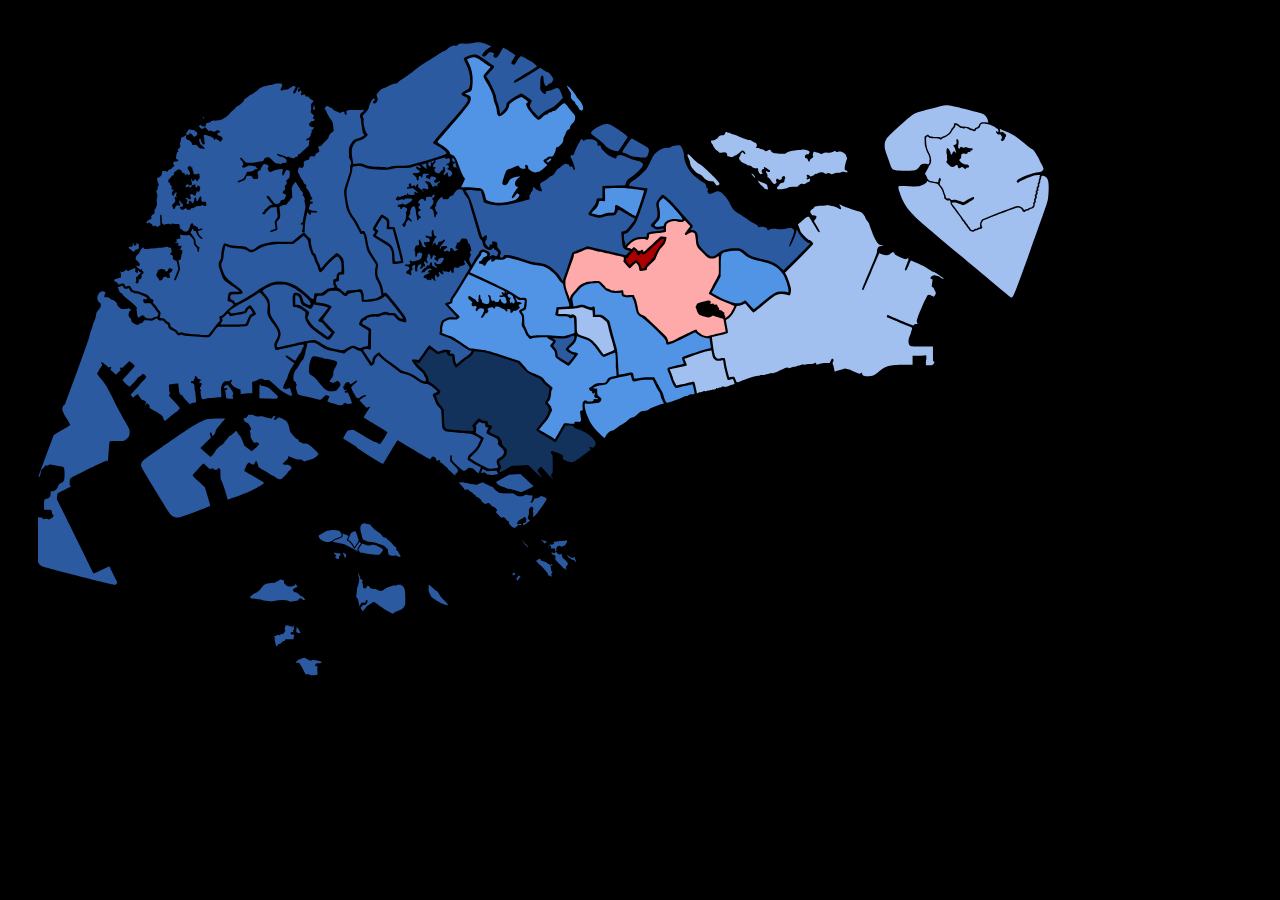
<file: maps/2011.html>
<!DOCTYPE html>
<html lang="en">
  <head>
    <meta charset="UTF-8" />
    <meta name="viewport" content="width=device-width, initial-scale=1.0" />
    <title>SG</title>
    <link rel="stylesheet" href="../styles/style.css" />
    <link rel="stylesheet" href="../styles/style2.css" />
  </head>
  <body>
    <svg viewBox="40 86 2746 1500" id="singapore-whole">
      <path
        
        d="m 739.11816,817.21668 c -9.56638,-2.17407 -17.27867,-5.39363 -25.05199,-10.45815 -6.17689,-4.0244 -13.60236,-7.79004 -16.50103,-8.36809 -3.27611,-0.6533 -18.8929,2.03559 -41.27213,7.10621 -19.801,4.48646 -36.8573,8.15719 -37.90289,8.15719 -3.1345,0 -2.17506,-5.32726 2.78547,-15.46622 6.37427,-13.02854 5.1423,-18.82135 -8.19295,-38.52391 -10.74043,-15.86877 -10.76292,-15.92935 -10.76292,-28.99878 0,-15.57182 -1.67908,-20.61674 -9.88475,-29.69943 -3.39253,-3.75513 -6.16824,-7.57755 -6.16824,-8.49427 0,-0.91671 5.32739,-4.28942 11.83865,-7.4949 10.17811,-5.01067 13.76305,-5.83945 25.5585,-5.90868 12.54296,-0.0736 14.93175,0.53147 27.8479,7.05412 17.89773,9.03835 41.14745,30.83068 37.68095,35.31896 -1.94152,2.51379 -2.74738,2.49301 -8.35005,-0.21534 -4.0737,-1.96923 -6.74971,-4.83342 -7.8001,-8.34864 -3.41638,-11.43311 -4.60944,-13.06195 -11.14791,-15.21984 -9.40508,-3.10396 -11.72163,0.45678 -11.03942,16.96854 l 0.51527,12.47103 6.60109,1.06752 c 3.6306,0.58713 9.85807,3.22288 13.83881,5.85721 6.90476,4.56936 7.18607,5.11266 6.11505,11.81045 -0.89823,5.6172 -0.21995,8.55192 3.3928,14.67974 5.32862,9.03823 10.30954,13.77098 27.14547,25.79302 20.47146,14.61807 19.20876,14.42008 26.7187,4.18949 l 6.50676,-8.86398 -9.97131,-10.29711 c -5.48422,-5.66341 -11.46809,-11.84777 -13.29748,-13.74302 -3.25761,-3.37491 -3.12814,-3.70902 6.28219,-16.21178 5.28459,-7.02122 9.60835,-13.27577 9.60835,-13.89901 0,-2.46516 -11.74159,-6.99366 -21.83105,-8.41979 -5.85849,-0.8281 -10.94359,-1.79742 -11.30022,-2.15404 -0.35663,-0.35663 -0.16681,-3.61621 0.42182,-7.2435 1.03754,-6.39363 1.30021,-6.59509 8.59881,-6.59509 5.93168,0 8.71624,-1.135 13.12787,-5.35099 4.91224,-4.6944 6.87634,-5.351 16.00661,-5.351 8.89809,0 11.03439,0.6704 14.73148,4.62295 7.25382,7.75502 10.69231,8.85855 13.98808,4.48926 2.1706,-2.87764 5.79495,-4.14989 14.96811,-5.25423 13.89716,-1.67306 14.14345,-1.4931 15.46868,11.30318 l 0.92359,8.91832 8.0265,-0.13274 c 19.11229,-0.31608 31.23829,-3.66222 39.51266,-10.90341 2.65597,-2.32434 4.24714,-0.93573 16.08636,14.0385 23.39982,29.59604 25.11003,31.92958 24.12352,32.91607 -1.99554,1.99556 -8.40714,-1.52192 -12.01837,-6.59342 -3.05294,-4.28745 -5.02048,-5.24551 -10.77254,-5.24551 -3.87057,0 -8.50594,-0.91711 -10.30081,-2.03803 -2.55376,-1.59485 -5.16654,-1.30879 -12.01553,1.3155 -4.81369,1.84444 -9.91706,3.09058 -11.34083,2.7692 -6.13652,-1.38514 -21.89662,1.95385 -24.7053,5.23415 -1.61111,1.88164 -3.99586,3.42117 -5.29941,3.42117 -2.13478,0 -7.53907,10.00959 -7.53907,13.96352 0,0.87584 4.87219,4.1893 10.82709,7.36323 7.64483,4.07464 10.52821,6.5497 9.81016,8.42088 -0.55932,1.45756 -1.01694,9.00565 -1.01694,16.77355 0,12.03427 -0.44299,14.12344 -2.99477,14.12344 -1.64713,0 -5.64537,0.95846 -8.88499,2.12992 -4.91755,1.77821 -6.93657,1.63094 -12.22688,-0.89183 -8.59743,-4.09983 -10.6942,-3.86458 -20.76042,2.32924 -9.84409,6.05712 -9.87476,6.05902 -28.707,1.77917 z"
        id="Jurong"
      />
      <path
        
        d="m 526.1147,716.30745 c -0.59351,-1.54668 -3.02955,-3.55369 -5.41341,-4.46003 -3.38119,-1.28553 -4.2102,-2.72632 -3.76998,-6.55211 0.55178,-4.79529 0.85404,-4.9159 13.6094,-5.43056 12.28438,-0.49566 13.01246,-0.75481 12.48566,-4.44409 -0.34535,-2.41851 -4.99615,-7.14645 -12.15326,-12.35486 -21.14864,-15.3904 -25.88275,-20.73088 -30.30219,-34.18349 -3.8187,-11.62399 -3.87821,-12.58714 -1.13339,-18.34309 1.59331,-3.34121 2.89693,-8.41614 2.89693,-11.27762 0,-2.86147 0.86262,-9.22494 1.91694,-14.14104 l 1.91693,-8.93835 6.55548,2.47807 c 3.60551,1.36294 13.07512,2.79909 21.04358,3.19145 11.46055,0.5643 15.51767,1.52322 19.41495,4.58882 6.74979,5.30939 10.75265,4.89342 22.46241,-2.33426 13.69238,-8.45141 28.32164,-11.56873 54.44036,-11.60058 l 21.62255,-0.0264 11.22263,-8.97105 11.22262,-8.97104 5.05771,4.84559 c 2.81385,2.69585 5.0577,6.75188 5.0577,9.14244 0,7.01654 5.50696,24.19246 8.98814,28.03354 1.77819,1.96203 3.78938,5.97528 4.46933,8.91832 0.67994,2.94305 2.27931,7.02886 3.55415,9.07958 1.27484,2.05072 3.21692,7.06727 4.31571,11.14791 1.09881,4.08063 3.04548,7.41933 4.32594,7.41933 1.28046,0 6.14144,-4.75437 10.8022,-10.56525 4.66075,-5.81089 12.3162,-13.80499 17.01215,-17.76466 7.93487,-6.69077 8.72585,-6.98397 11.19567,-4.14999 5.12401,5.87947 6.68333,10.93322 6.68333,21.66064 0,9.22943 -0.47178,10.81926 -3.2106,10.81926 -4.63302,0 -7.49139,3.53893 -7.49139,9.27506 0,3.80515 -0.84937,4.99426 -3.56734,4.99426 -2.96386,0 -3.56733,1.18911 -3.56733,7.02939 0,3.86617 0.88834,7.57842 1.97409,8.24945 3.01183,1.86141 -1.85804,4.28212 -8.67906,4.31416 -4.00116,0.0188 -7.5585,1.69526 -11.41246,5.37831 -4.64695,4.44088 -7.07117,5.351 -14.25308,5.351 -8.24476,0 -8.65507,0.23184 -8.6811,4.90508 -0.059,10.58447 -2.52486,10.37394 -14.42189,-1.23133 -20.1381,-19.64423 -38.95092,-28.69649 -59.41047,-28.58684 -15.48644,0.083 -25.7702,4.33496 -50.18228,20.74852 -18.57048,12.48593 -41.34971,25.56855 -44.51953,25.56855 -0.54928,0 -1.48428,-1.26546 -2.0778,-2.81213 z"
        id="Hong Kah North"
      />
      <path
        
        d="m 829.63705,426.68559 c -12.11925,-0.74624 -19.78833,-2.14274 -23.92532,-4.35671 -4.43267,-2.37219 -8.63433,-3.04732 -15.44839,-2.48224 l -9.35973,0.77618 -1.16636,-6.37641 c -3.37532,-18.45255 -3.11614,-26.58689 1.0853,-34.06235 3.31932,-5.90593 5.59899,-7.71583 11.81138,-9.37739 4.234,-1.13241 10.52712,-4.3908 13.98471,-7.24084 6.23443,-5.13894 6.25853,-5.21334 2.90772,-8.97751 -3.32346,-3.73344 -8.29252,-25.20822 -6.50295,-28.10381 0.5035,-0.81468 0.018,-3.15824 -1.07899,-5.2079 -1.65771,-3.09744 -1.29518,-4.41643 2.14709,-7.81187 6.29022,-6.20464 10.38438,-12.15396 10.38438,-15.0898 0,-4.69294 7.37543,-18.03702 9.96927,-18.03702 2.89937,0 3.36479,2.83245 0.73272,4.45916 -2.7368,1.69144 -2.11658,6.24283 0.85072,6.24283 1.44891,0 3.84636,-1.84972 5.32767,-4.11048 2.21588,-3.38187 2.31398,-5.11539 0.55344,-9.77961 -2.00931,-5.32327 -1.76892,-6.05182 3.94055,-11.9425 3.34422,-3.45036 7.04542,-6.27339 8.22488,-6.27339 1.17946,0 6.72206,-2.40794 12.31689,-5.35099 5.59482,-2.94305 12.05764,-5.351 14.36181,-5.351 2.30418,0 4.83128,-1.11713 5.61579,-2.48252 0.78451,-1.36538 7.04493,-5.9478 13.91204,-10.18315 6.86711,-4.23535 16.40319,-11.16102 21.19128,-15.39037 4.78809,-4.22936 16.02518,-12.20622 24.97131,-17.72636 8.94613,-5.52014 21.08159,-13.31476 26.96768,-17.32139 5.8861,-4.00663 11.42026,-7.06025 12.29816,-6.78583 0.87789,0.27442 3.68716,-1.49537 6.24283,-3.93288 5.41908,-5.16853 13.99384,-8.78543 17.57244,-7.41219 1.37523,0.52773 3.70213,-0.24216 5.17083,-1.71087 2.5638,-2.56378 7.6935,-3.43124 16.2192,-2.74275 2.1964,0.17738 10.0375,-0.59366 17.4245,-1.71341 13.8408,-2.09804 17.3205,-1.58075 32.7991,4.87589 l 6.0581,2.52705 -6.6004,3.9835 c -5.8083,3.50545 -13.4974,12.38517 -13.5306,15.62575 -0.01,0.6308 1.3159,1.65636 2.9385,2.27902 1.9786,0.75925 4.4753,-0.67124 7.5806,-4.34326 3.9858,-4.71323 5.4301,-5.31119 10.3761,-4.29587 4.7551,0.97613 5.4615,1.7108 4.0968,4.26085 -1.0811,2.01996 -0.9406,3.78985 0.4078,5.13825 4.1157,4.11574 7.7006,1.80643 13.4531,-8.66624 3.2268,-5.87445 6.1662,-10.68083 6.5321,-10.68083 1.7193,0 25.9488,14.72153 25.9408,15.76126 -0.01,0.65096 -1.9867,4.39416 -4.4035,8.31823 -5.3592,8.70112 -5.4018,9.2051 -0.9773,11.57299 3.1238,1.67183 4.1659,0.7587 9.0886,-7.96373 3.3489,-5.93397 6.7723,-9.85209 8.608,-9.85209 1.6763,0 6.8448,2.40795 11.4855,5.35099 4.6407,2.94305 8.8646,5.351 9.3865,5.351 1.72,0 13.1966,9.31233 13.1966,10.70796 0,0.75142 -10.8225,7.93524 -24.0501,15.96402 -24.7348,15.01342 -26.8653,16.68633 -25.0309,19.65453 0.5898,0.95419 13.5325,-5.86128 28.7616,-15.14547 l 27.6895,-16.88036 6.5391,4.44348 c 3.5966,2.44392 7.4855,4.44349 8.6421,4.44349 2.5786,0 10.6869,9.40705 12.1899,14.14241 1.1066,3.48668 -3.5747,10.8289 -6.9044,10.8289 -0.931,0 -3.11,1.28261 -4.8423,2.85023 -1.7322,1.56763 -3.9117,2.37914 -4.8433,1.80337 -1.7239,-1.06545 -4.8017,-13.14663 -4.0934,-16.06763 0.2139,-0.88214 -0.062,-2.77849 -0.6127,-4.21413 -0.7895,-2.05737 -1.5451,-2.15921 -3.5675,-0.48082 -1.7094,1.41867 -2.5871,5.80201 -2.6297,13.13245 -0.035,6.05167 -0.1327,12.30406 -0.2168,13.89422 -0.2076,3.92656 8.3487,12.89653 10.8357,11.35949 1.0982,-0.67872 1.6015,-2.26396 1.1184,-3.52276 -0.589,-1.53513 1.5196,-2.67216 6.4043,-3.45324 4.0053,-0.64049 9.5823,-2.52307 12.3932,-4.18351 6.9107,-4.08227 10.3864,-1.63868 14.5717,10.24469 l 3.3037,9.38004 -9.9949,10.10025 c -6.4191,6.48678 -13.2218,11.35247 -19.0146,13.60043 -4.9609,1.9251 -12.3137,6.48114 -16.3396,10.12454 l -7.3199,6.62437 -7.2915,-8.20451 c -11.1439,-12.53936 -12.4534,-15.66517 -8.8599,-21.14949 1.7096,-2.60918 2.304,-5.15634 1.3877,-5.94664 -5.3829,-4.64261 -20.2274,-14.48736 -21.8449,-14.48736 -3.4685,0 -28.7904,16.2532 -30.6054,19.64449 -0.9739,1.81975 -1.7707,4.90955 -1.7707,6.86622 0,1.95668 -2.9697,6.62468 -6.5993,10.37334 l -6.5992,6.81575 -1.2494,-8.91833 c -0.6872,-4.90508 -2.5335,-11.90248 -4.1028,-15.54978 -1.5693,-3.6473 -2.8533,-8.56366 -2.8533,-10.92523 0,-5.07086 -10.2755,-28.23076 -17.1021,-38.54655 l -4.7938,-7.24389 9.5237,-10.06994 c 9.1097,-9.63214 9.3724,-10.17779 6.0429,-12.55043 -31.9303,-22.75375 -33.5797,-23.72792 -40.1733,-23.72792 -7.55,0 -23.0604,5.99568 -23.0604,8.91423 0,1.04849 2.0264,5.90523 4.5031,10.79276 7.1347,14.07954 10.3069,29.06826 8.9108,42.10397 -1.2089,11.2887 -1.2118,11.29339 -9.5411,15.44713 -10.9446,5.45789 -11.5871,9.22478 -2.2131,12.9755 12.7168,5.08825 11.9541,6.4188 -33.54605,58.51826 -18.76008,21.48104 -34.10923,39.6647 -34.10923,40.40812 0,0.74343 4.25231,3.75154 9.44959,6.68471 13.90258,7.84613 21.53491,14.67898 19.10805,17.10651 -2.14372,2.14432 -38.84433,13.94978 -56.20445,18.07921 -5.8861,1.40013 -14.61894,3.76159 -19.40631,5.24769 -5.19645,1.61309 -14.90057,2.6354 -24.07949,2.53673 -8.45633,-0.091 -17.6347,0.71873 -20.39635,1.79918 -2.76166,1.08046 -6.77491,1.82986 -8.91833,1.66534 -2.14342,-0.16454 -11.92362,-0.79338 -21.73378,-1.39741 z"
        id="Sembawang"
      />
      <g id="Ang Mo Kio" >
        <path
          d="m 1224.4388,662.61174 c -5.926,-9.63093 -20.3104,-21.93929 -30.5932,-26.17787 -3.3841,-1.39492 -11.3701,-3.07284 -17.7467,-3.72872 -6.3766,-0.65589 -19.2555,-3.94477 -28.6197,-7.30864 -25.8185,-9.2747 -44.5106,-12.23701 -44.5106,-7.05402 0,1.637 -1.666,2.6755 -4.2922,2.6755 -4.0848,0 -4.1992,-0.30303 -2.3679,-6.27007 1.7457,-5.68798 1.4874,-6.72616 -2.7828,-11.18326 -2.9716,-3.10165 -4.3918,-6.2155 -3.8518,-8.44519 1.4146,-5.84081 -2.1211,-8.87214 -9.5672,-8.20245 -1.5113,0.13592 -1.947,1.48037 -1.2211,3.76744 0.8648,2.72501 0.4788,3.30674 -1.652,2.48907 -1.8118,-0.69524 -3.2708,0.25788 -4.1873,2.73538 l -1.4066,3.8024 -3.9559,-3.68547 c -4.1332,-3.85066 -5.2281,-9.68432 -2.1722,-11.57299 1.9704,-1.21776 2.4952,-11.59382 0.5864,-11.59382 -0.6585,0 -2.6701,1.33282 -4.4701,2.96184 -1.8,1.62901 -3.6198,2.61486 -4.0439,2.19077 -0.424,-0.42408 -6.2947,-19.62433 -13.046,-42.66724 -9.5416,-32.5671 -13.5702,-43.67926 -18.092,-49.90383 -5.7882,-7.9678 -5.7967,-8.01072 -1.7238,-8.62746 2.2513,-0.34091 9.8928,-0.0764 16.9811,0.58786 l 12.8878,1.20768 3.1979,12.414 3.198,12.414 9.8429,2.97116 c 16.4892,4.97741 36.3266,3.8653 64.2447,-3.60162 l 24.0795,-6.44026 -0.4528,-5.45325 c -0.2489,-2.99929 0.353,-5.45325 1.3378,-5.45325 0.9847,0 1.7905,-1.20398 1.7905,-2.6755 0,-1.47152 0.7023,-2.6755 1.5607,-2.6755 0.8583,0 2.0389,-2.3913 2.6235,-5.31401 l 1.0628,-5.31401 4.5566,4.22294 c 4.2398,3.92931 12.3175,6.87704 14.0627,5.1318 0.4194,-0.4194 -0.3594,-2.9131 -1.7307,-5.54155 -4.0224,-7.70984 -3.15,-11.65374 3.1998,-14.46442 3.1433,-1.39137 8.0223,-4.59724 10.8423,-7.12416 2.8199,-2.52692 6.8699,-5.02825 9.0001,-5.55851 2.1913,-0.5455 5.2343,-3.83692 7.0084,-7.58058 1.7245,-3.63905 3.8871,-6.61646 4.8058,-6.61646 0.9187,0 4.725,-2.81056 8.4584,-6.24568 3.7334,-3.43512 7.8569,-5.84307 9.1635,-5.35099 1.3065,0.49207 3.5137,0.89468 4.905,0.89468 1.3913,0 2.5297,1.29758 2.5297,2.88353 0,1.96549 1.0904,2.59836 3.4252,1.98781 2.5076,-0.65576 3.7113,0.24414 4.4931,3.3593 1.0882,4.3358 4.5673,5.97443 4.5673,2.15117 0,-4.00842 -7.6228,-24.65114 -9.103,-24.65114 -0.8179,0 -1.025,-1.20397 -0.4603,-2.67549 0.5647,-1.47153 2.5461,-2.6755 4.4032,-2.6755 1.9487,0 3.3764,-1.24456 3.3764,-2.9432 0,-2.81658 8.7073,-21.95749 10.8321,-23.81178 0.5621,-0.49051 1.5402,-2.29647 2.1737,-4.01325 1.2889,-3.49346 4.0243,-4.08594 5.7763,-1.25114 0.7949,1.28625 1.9155,1.23984 3.5885,-0.14863 1.338,-1.11041 6.2027,-2.01892 10.8106,-2.01892 10.2182,0 17.9513,4.95335 17.0674,10.93242 -0.4873,3.29628 0.038,3.76538 3.1214,2.78678 2.9032,-0.92145 3.7073,-0.40949 3.7073,2.36045 0,4.25647 11.0868,15.12223 21.4166,20.98966 8.4917,4.82339 12.4731,5.38761 12.4731,1.7676 0,-2.69781 3.7381,-4.64999 8.904,-4.64999 1.7937,0 8.35,2.40675 14.5694,5.34833 6.2194,2.94158 15.0856,5.84961 19.7026,6.46229 4.7999,0.63695 9.6987,2.55499 11.4401,4.47916 2.6476,2.92562 2.7312,3.95236 0.6397,7.86033 -2.9112,5.43971 -18.5997,19.96696 -26.9254,24.93247 -3.6821,2.19606 -6.7816,5.89785 -7.9508,9.49581 l -1.9163,5.89669 -13.2449,0.50507 c -7.2847,0.27779 -18.2615,0.61991 -24.3928,0.76027 l -11.1479,0.25519 0,13.37749 0,13.37749 -6.0095,0 c -5.5163,0 -6.0948,0.52628 -7.0502,6.4135 -0.6932,4.27166 -3.7897,9.35238 -9.2724,15.21373 -4.5273,4.84014 -7.9754,10.13038 -7.6623,11.7561 0.3858,2.00348 4.3814,3.91792 12.4008,5.94178 10.4023,2.62524 12.6643,2.68276 18.7258,0.4762 3.7918,-1.38035 11.3088,-2.69052 16.7044,-2.9115 9.2472,-0.37872 9.9918,-0.75783 12.9753,-6.60605 1.7409,-3.41235 3.8288,-6.04339 4.6399,-5.84676 0.8111,0.19664 8.1478,4.41055 16.3037,9.36425 8.156,4.95369 15.4992,9.00672 16.3182,9.00672 3.0113,0 1.2824,3.36495 -7.7223,15.02922 -6.6519,8.61656 -10.6855,12.22702 -14.5157,12.99307 l -5.3042,1.06082 1.0348,15.97192 c 1.1432,17.64503 3.2595,21.70872 12.3448,23.70418 l 5.3822,1.18214 -4.5338,4.53379 -4.5338,4.53378 -41.2906,-9.40372 -41.2906,-9.40373 -7.4558,3.12887 c -4.1007,1.72088 -11.4691,4.56898 -16.3742,6.3291 -6.0109,2.15694 -9.0933,4.32473 -9.4551,6.64958 -0.2952,1.89714 -4.8123,15.77461 -10.038,30.83884 l -9.5012,27.38948 -5.6062,-9.11132 0,0 z"
        />
        <path
          d="m 1341.2472,392.40599 c -8.9305,-1.97701 -17.8557,-7.50724 -22.3878,-13.87193 -1.9601,-2.75273 -8.7623,-8.51535 -15.116,-12.80583 -6.3538,-4.29048 -12.0076,-8.92026 -12.5641,-10.2884 -1.3921,-3.42227 3.4086,-8.2815 14.117,-14.28906 11.3938,-6.39212 16.7779,-7.64724 23.9637,-5.58637 8.2266,2.35935 41.362,25.19227 39.9762,27.54675 -2.2372,3.801 -18.9611,28.72208 -19.9795,29.77244 -0.5688,0.58662 -4.1731,0.3717 -8.0095,-0.4776 l 0,0 z"
        />
        <path
          d="m 1385.3331,405.1789 c -5.0957,-0.74481 -12.0129,-3.05262 -15.3717,-5.12847 -3.3588,-2.07585 -7.8325,-3.77427 -9.9416,-3.77427 -3.4218,0 -2.7327,-1.63228 6.4,-15.16115 5.6291,-8.33864 10.7974,-15.16116 11.4851,-15.16116 1.4545,0 31.672,17.28283 34.9755,20.00415 3.0221,2.48943 2.8071,9.3786 -0.4917,15.75773 -2.3989,4.63892 -3.614,5.23606 -10.2561,5.0399 -4.1441,-0.12238 -11.7039,-0.83191 -16.7995,-1.57673 l 0,0 z"
        />
      </g>
      <path
        
        d="m 1449.5983,927.33086 c -1.6289,-3.31285 -3.1178,-7.72603 -3.3088,-9.80708 -0.191,-2.08105 -1.9581,-6.48787 -3.927,-9.79293 -1.9689,-3.30507 -6.4176,-11.25089 -9.886,-17.65738 l -6.3062,-11.64819 -11.2308,-0.36726 c -6.6755,-0.21828 -15.039,0.42027 -20.6193,1.57431 -5.1636,1.06787 -9.8508,1.65583 -10.4159,1.30658 -0.565,-0.34924 -1.3884,-2.77197 -1.8297,-5.38384 -1.4624,-8.65558 -1.3641,-8.62463 -16.9807,-5.34755 -7.6965,1.61507 -14.2548,2.6753 -14.5741,2.35605 -0.3192,-0.31926 -1.1251,-11.90104 -1.7908,-25.73731 -1.1252,-23.38591 -1.5363,-26.26669 -5.8403,-40.92238 -2.5464,-8.67104 -6.4577,-23.13991 -8.6918,-32.15305 l -4.062,-16.38753 -7.806,-6.63013 c -7.5262,-6.39242 -8.0769,-6.63014 -15.3598,-6.63014 l -7.5536,0 0,-8.23766 c 0,-8.9007 -1.4032,-10.78249 -6.1471,-8.24365 -2.0139,1.07778 -4.3557,0.69463 -10.9693,-1.79474 -9.7976,-3.68783 -11.8208,-3.80863 -21.5115,-1.28452 -3.9709,1.0343 -7.306,1.74375 -7.4112,1.57655 -0.1052,-0.16719 -0.8724,-4.14319 -1.7049,-8.83554 -1.8304,-10.31603 -1.6719,-10.69038 10.0575,-23.75687 10.8042,-12.0357 18.0596,-15.59966 34.2595,-16.8286 l 11.0772,-0.84034 7.7013,8.26723 c 4.2358,4.54697 8.3403,8.26722 9.1213,8.26722 0.781,0 3.6119,1.17478 6.2908,2.61062 4.0488,2.17002 6.6537,2.54253 15.4345,2.20718 l 10.5636,-0.40345 0,3.45149 c 0,4.80038 6.2339,7.35432 15.6014,6.38751 l 6.8783,-0.70991 2.4626,4.89477 c 1.3544,2.69212 3.4541,10.0028 4.6659,16.24594 2.771,14.27547 4.7821,17.7426 12.6015,21.72495 7.5911,3.86605 48.8217,42.91199 51.6854,48.94679 1.076,2.26751 1.9564,5.59776 1.9564,7.40056 0,5.81442 6.388,3.86915 37.5516,-11.43528 l 24.3086,-11.93792 4.8866,3.87023 c 6.8557,5.42982 14.9647,8.84693 21.0715,8.87941 l 5.2069,0.0277 1.4145,9.51084 c 0.7781,5.23095 1.4146,10.00531 1.4146,10.60969 0,0.60437 -2.3181,1.49051 -5.1514,1.96919 -4.2538,0.71867 -46.8513,14.51562 -54.4423,17.63337 -2.7751,1.1398 -2.8036,4.34522 -0.089,10.03734 1.1649,2.44271 1.8238,4.73548 1.4642,5.09504 -0.3596,0.35957 -8.2652,2.25378 -17.5681,4.20937 -19.4511,4.08887 -19.5447,4.1875 -14.6126,15.38966 1.6698,3.79258 3.9405,10.01717 5.046,13.83243 2.7204,9.38844 9.1331,19.39796 11.7774,18.38324 4.9694,-1.90691 33.6864,-8.24479 34.3581,-7.58286 0.4126,0.40656 1.662,5.23728 2.7766,10.73493 2.2205,10.95293 2.2732,10.85692 -5.5249,10.05661 -1.2304,-0.12627 -4.123,0.93597 -6.428,2.36053 -2.305,1.42457 -4.4933,2.28772 -4.8629,1.91811 -0.3696,-0.36962 -4.0039,0.99532 -8.0763,3.03319 -4.0723,2.03787 -12.796,5.26376 -19.386,7.16866 -6.59,1.90489 -12.5711,3.68365 -13.2913,3.9528 -0.7202,0.26915 -2.6421,-2.22114 -4.271,-5.53398 l 0,0 z"
        id="Marine Parade"
      />
      <path
        
        d="m 1383.2561,531.01868 c -1.405,-0.56971 -8.9294,-5.06187 -16.7211,-9.98256 -23.4019,-14.77921 -24.2373,-15.002 -24.2373,-6.46402 0,2.70116 -0.5949,6.21491 -1.3219,7.80833 -1.1701,2.56454 -2.2199,2.89963 -9.144,2.9188 -5.2623,0.0146 -9.9637,0.94383 -14.3662,2.83955 -6.4624,2.78271 -6.6593,2.79118 -15.7656,0.67893 -5.0717,-1.17644 -9.5051,-2.37197 -9.852,-2.65675 -0.3468,-0.28477 1.9962,-2.87026 5.2068,-5.74554 6.153,-5.51035 9.0594,-10.17111 10.4918,-16.82479 0.8621,-4.00452 0.9061,-4.02497 7.0887,-3.29273 4.8034,0.56888 6.2391,0.33746 6.2995,-1.01542 0.043,-0.96372 0.012,-7.2077 -0.069,-13.87549 l -0.147,-12.12327 17.0352,-0.90277 c 9.3693,-0.49652 20.3257,-0.55796 24.3476,-0.13653 22.2773,2.33428 41.4869,4.91178 42.3455,5.68182 0.9866,0.88489 -16.7454,54.35713 -17.9761,54.20822 -0.3634,-0.044 -1.8102,-0.54608 -3.2151,-1.11578 z"
        id="Sengkang West"
      />
      <path
        
        d="m 1697.6947,643.08822 c -9.1658,-8.92798 -18.488,-13.17622 -41.3427,-18.84033 -23.0905,-5.72253 -25.8328,-6.89488 -34.0022,-14.53646 -7.5418,-7.05446 -10.6134,-8.12875 -23.2415,-8.12875 -13.8544,0 -27.5189,3.59128 -32.7709,8.61275 -2.1742,2.07873 -6.3486,5.01287 -9.2766,6.52032 -8.3152,4.28095 -11.7582,2.85311 -23.9627,-9.93726 -10.7688,-11.28568 -12.9528,-15.83393 -12.9723,-27.01431 -0.019,-11.04671 -4.4805,-17.28 -12.3675,-17.28 l -4.2459,0 3.2737,-3.89051 c 1.8005,-2.13979 2.8771,-4.55191 2.3926,-5.36028 -0.4846,-0.80837 -5.2564,-6.29401 -10.6039,-12.19032 -5.3475,-5.89631 -15.8803,-17.7723 -23.4062,-26.39108 -12.8204,-14.68203 -27.6801,-27.94714 -31.0969,-27.75978 -0.8279,0.0454 -4.2012,3.54739 -7.4962,7.7822 -6.5828,8.46046 -6.9228,10.2847 -4.2647,22.88035 0.8845,4.19087 1.2132,10.14901 0.7564,13.70976 -0.7111,5.54269 -1.6564,7.11947 -7.8851,13.15293 -3.8924,3.77039 -6.8071,7.55877 -6.4772,8.4186 0.9231,2.40558 10.8036,8.39618 13.7087,8.31171 1.422,-0.0414 5.2813,-0.51894 8.5763,-1.0613 4.5282,-0.74534 5.9909,-0.59378 5.9909,0.62082 0,2.15106 -1.9861,2.61772 -18.6858,4.39059 -15.3133,1.62569 -17.888,2.85048 -17.8936,8.51227 l 0,3.37832 -10.4565,0.0397 c -13.02,0.0496 -21.6194,3.81068 -30.5557,13.36427 -5.7806,6.17998 -5.9905,6.28611 -5.2658,2.66257 0.4732,-2.36598 0.087,-4.65539 -1.0344,-6.13656 -1.0488,-1.38507 -1.8056,-5.363 -1.8292,-9.6147 -0.038,-6.8163 0.141,-7.25214 2.9733,-7.25214 3.6918,0 6.3561,-2.22951 14.3182,-11.9818 9.4113,-11.52737 9.4537,-11.61943 21.6742,-47.09543 9.8336,-28.54703 12.6001,-38.00523 11.1286,-38.04743 -0.1734,-0.005 -8.7485,-1.14009 -19.0558,-2.52248 -10.3073,-1.3824 -18.9625,-2.51345 -19.2339,-2.51345 -0.2714,0 -0.4935,-0.77479 -0.4935,-1.72177 0,-2.9673 5.0694,-8.32937 10.4885,-11.09396 2.8628,-1.46049 10.2036,-7.26213 16.313,-12.89254 11.4126,-10.51786 11.3979,-10.49526 23.068,-35.34012 5.1848,-11.03823 19.7924,-20.93232 30.9042,-20.93232 4.1548,0 7.4706,-0.7119 8.7629,-1.88135 2.5981,-2.3513 13.3367,-4.44688 18.0727,-3.52678 2.8519,0.55407 4.1642,2.06443 6.6215,7.62086 1.6856,3.81141 3.0846,8.98756 3.109,11.50255 0.1584,16.34787 9.3128,34.89405 23.4905,47.58994 4.9668,4.44769 12.3451,9.94618 16.3961,12.21887 6.321,3.54609 7.4217,4.70693 7.7608,8.18458 0.2448,2.51097 1.3757,4.57725 2.9732,5.43218 1.8853,1.00902 2.2028,1.75504 1.1814,2.77641 -2.1,2.10005 -1.6851,5.28507 1.0057,7.72025 2.2796,2.06295 2.747,2.03469 9.144,-0.55288 3.7079,-1.49983 7.9652,-3.205 9.4606,-3.78927 5.7863,-2.26075 18.467,8.87731 25.3987,22.3089 9.7525,18.89738 8.9946,18.02543 23.3161,26.82566 7.4188,4.55865 15.3164,9.90149 17.5502,11.87295 2.2338,1.97147 7.8424,5.48853 12.4635,7.81571 5.3858,2.71225 8.652,5.18691 9.0983,6.89334 0.6037,2.30857 1.0286,2.45447 3.1998,1.09856 3.6675,-2.29042 16.6131,0.87944 16.6131,4.06789 0,3.27293 1.8935,3.91991 4.1553,1.41981 2.0772,-2.29613 9.2583,-2.68325 19.1981,-1.03498 2.8663,0.47532 9.7421,0.004 16.0073,-1.09774 8.6057,-1.51303 11.6832,-1.61178 14.2192,-0.45629 5.5203,2.51523 5.3346,6.3197 -1.0903,22.32975 -6.4476,16.0669 -6.5695,16.5497 -4.1791,16.5497 1.8728,0 13.1486,-26.40237 13.7355,-32.16166 0.5341,-5.24228 2.3283,-4.72749 4.3958,1.26124 2.2475,6.51001 18.657,23.33297 22.7595,23.33297 1.5782,0 2.8694,0.4303 2.8694,0.95621 0,0.52593 -12.912,13.72243 -28.6933,29.32555 l -28.6932,28.36934 -5.9488,-5.79438 z"
        id="Pasir Ris-Punggol"
      />
      <path
        
        d="m 712.93803,782.40225 c -16.28383,-11.64367 -20.5187,-15.57997 -26.21725,-24.36889 l -4.46093,-6.88013 2.09605,-5.90156 c 1.15283,-3.24586 2.09605,-6.21789 2.09605,-6.6045 0,-1.07609 -13.98138,-11.56531 -18.54068,-13.90973 -2.22002,-1.14155 -5.76726,-2.07555 -7.88276,-2.07555 l -3.84636,0 0,-10.08993 c 0,-9.1823 0.22249,-10.08994 2.47335,-10.08994 3.74941,0 7.26507,4.61081 8.183,10.73204 0.86136,5.74397 4.78087,11.97032 7.53535,11.97032 0.88686,0 4.28105,1.41889 7.54265,3.1531 8.00785,4.25782 9.44241,4.02104 11.78607,-1.94533 1.4888,-3.79013 2.51461,-4.8893 3.99757,-4.28347 1.09717,0.44823 6.04441,1.28875 10.99386,1.86782 4.94946,0.57907 11.09249,1.92757 13.65118,2.99666 l 4.65216,1.9438 -9.70046,12.65522 c -5.33525,6.96037 -10.17648,12.94943 -10.75829,13.309 -2.01975,1.24828 0.32414,4.20702 3.96651,5.00702 2.01441,0.44243 4.94668,2.56362 6.51616,4.71374 1.56948,2.15012 6.05596,7.11831 9.96995,11.04042 l 7.11635,7.13111 -3.96325,4.54907 -3.96324,4.54908 -13.24304,-9.46937 z"
        id="Yuhua"
      />
      <path
        
        d="m 1631.0026,722.74834 c -4.3756,-5.20262 -8.5404,-9.4416 -9.2551,-9.41995 -0.7148,0.0217 -3.5699,1.43764 -6.3446,3.14664 -7.4219,4.57126 -15.1226,4.19895 -29.0147,-1.4028 -11.7114,-4.72241 -22.8294,-10.06076 -31.7157,-15.22837 l -5.2358,-3.04473 9.6501,-17.2952 9.6501,-17.2952 0.3966,-23.32343 c 0.4527,-26.62358 0.4381,-26.58389 10.7947,-29.47041 8.3398,-2.32444 25.4318,-3.49085 29.346,-2.00267 1.6725,0.63588 6.2957,3.8605 10.2737,7.16584 9.226,7.66587 13.3094,9.37989 35.4044,14.86113 9.9596,2.47073 21.3108,6.1125 25.2249,8.09282 9.1211,4.6148 17.729,12.23214 22.8617,20.23081 4.6482,7.24358 11.3366,27.45016 11.3574,34.31237 0.014,4.63661 0.01,4.64035 -4.0766,3.46841 -2.2499,-0.64526 -6.9731,-1.1732 -10.4959,-1.1732 -11.7714,0 -17.1202,2.90219 -38.7042,21.00039 -11.0439,9.26028 -20.5482,16.83687 -21.1207,16.83687 -0.5724,0 -4.6208,-4.2567 -8.9963,-9.45932 z"
        id="Tampines"
      />
      <path
        
        d="m 869.10685,618.38058 c -0.48449,-9.18756 -1.29889,-13.01305 -3.83279,-18.00378 -2.92672,-5.7644 -4.69792,-7.24654 -19.5931,-16.39545 l -16.37552,-10.05817 2.69438,-4.79504 2.69439,-4.79504 -2.8378,-2.34464 c -1.56079,-1.28956 -2.83779,-2.66935 -2.83779,-3.0662 0,-0.63091 6.97003,-12.48585 12.10428,-20.58749 l 1.77112,-2.79474 4.35755,2.57102 c 5.23084,3.08627 6.09565,5.39745 5.53079,14.78096 l -0.43077,7.15614 6.41084,0.37391 6.41083,0.37392 7.6924,28.00402 c 4.23082,15.40222 8.21673,30.63895 8.85757,33.85941 l 1.16518,5.85537 -4.54785,0.75226 c -8.90835,1.47354 -8.56029,1.88389 -9.23371,-10.88646 z"
        id="Bukit Panjang"
      />
      <path
        
        d="m 1196.1587,1083.4635 c -6.4228,-7.2837 -12.0923,-13.243 -12.5991,-13.243 -0.5067,0 -2.5724,1.7233 -4.5903,3.8296 -2.6937,2.8116 -3.3432,4.3116 -2.4432,5.643 0.6743,0.9973 3.1057,4.382 5.4033,7.5215 2.2976,3.1395 3.6828,5.7082 3.0784,5.7082 -0.6045,0 -7.3976,-5.9576 -15.0959,-13.2391 l -13.9969,-13.2391 -17.4594,0.8085 -17.4595,0.8085 -11.7664,6.755 c -6.4714,3.7153 -12.2282,6.755 -12.7927,6.755 -2.4343,0 -2.4787,-4.3357 -0.071,-6.8988 3.167,-3.3712 3.1694,-3.9079 0.036,-7.8919 -3.6081,-4.587 -3.2498,-8.7264 0.9459,-10.9284 1.9077,-1.0011 5.6539,-4.0778 8.325,-6.8371 3.7406,-3.8639 4.6586,-5.6407 3.9949,-7.7319 -0.5015,-1.5799 -0.1877,-3.5274 0.7506,-4.6579 1.3691,-1.6497 0.6144,-2.9048 -5.0013,-8.3182 -5.6995,-5.4943 -6.5075,-6.8589 -5.8455,-9.8728 0.5241,-2.3862 0.1811,-3.8314 -1.0794,-4.549 -1.0161,-0.5784 -2.044,-2.4661 -2.2842,-4.1949 -0.3661,-2.6356 -2.3205,-3.9568 -12.1031,-8.1819 -6.4166,-2.77135 -11.6665,-5.3925 -11.6665,-5.82481 0,-0.43232 1.4189,-2.8769 3.1531,-5.43239 4.2434,-6.25304 4.007,-8.04357 -1.1908,-9.01868 -3.7399,-0.70162 -4.3976,-1.3672 -4.7297,-4.78682 -0.3575,-3.68163 -0.8004,-4.02501 -6.0613,-4.69898 -3.1216,-0.39992 -7.4594,-1.79433 -9.6397,-3.09872 l -3.9641,-2.3716 -7.0441,7.51305 c -3.8743,4.13219 -7.0566,7.9587 -7.0718,8.50337 -0.015,0.54467 0.8366,2.30927 1.8929,3.92133 1.9918,3.03998 1.4939,6.4819 -1.0721,7.41021 -0.8135,0.2943 -6.0195,0.10708 -11.569,-0.4159 -5.5494,-0.52303 -17.3636,-1.3468 -26.2536,-1.83059 -14.27648,-0.7769 -16.55302,-1.21446 -19.49806,-3.74769 -3.24913,-2.79477 -3.34511,-3.29921 -3.7548,-19.73278 -0.23124,-9.27558 -0.67878,-18.09399 -0.99454,-19.59647 -0.31576,-1.5025 -3.11332,-5.70656 -6.2168,-9.34238 -3.10349,-3.63582 -6.59267,-9.501 -7.75374,-13.03373 -1.16108,-3.53273 -2.37288,-7.1326 -2.6929,-7.99971 -0.35407,-0.95936 0.50277,-1.57655 2.18871,-1.57655 3.02639,0 7.4805,-4.51096 7.54729,-7.64362 0.0484,-2.2676 -14.38383,-15.12413 -21.5806,-19.22452 -3.06382,-1.74563 -4.61751,-3.42567 -4.19863,-4.54009 0.8317,-2.21277 -1.73535,-10.20214 -4.00837,-12.47516 -0.93582,-0.93582 -1.70149,-2.43258 -1.70149,-3.32613 0,-0.89355 -2.10162,-3.54892 -4.67027,-5.90081 -14.88968,-13.63323 -20.00494,-20.01379 -13.06907,-16.30183 1.46112,0.78196 3.17842,1.09924 3.81623,0.70505 0.63781,-0.39419 5.52879,-7.08925 10.86883,-14.87792 5.34005,-7.78866 10.18161,-14.68371 10.75901,-15.32232 0.61307,-0.67805 4.08236,1.19777 8.33904,4.50886 10.06531,7.82938 9.53845,7.6706 16.10853,4.85434 6.77793,-2.90536 13.25241,-3.33318 13.25241,-0.8757 0,3.28496 3.37961,6.1915 7.43647,6.39553 4.01842,0.2021 4.1273,0.3597 4.48078,6.48564 0.41009,7.10703 5.32409,18.26032 8.04527,18.26032 0.9914,0 5.6991,-3.67584 10.4615,-8.16852 4.7625,-4.49268 11.0747,-9.38205 14.0271,-10.86527 6.0048,-3.0167 10.4952,-7.62395 12.4814,-12.80619 1.0052,-2.62259 1.9856,-3.32676 4.0436,-2.90412 1.4941,0.30685 6.1219,0.9119 10.284,1.34455 10.7997,1.12262 18.9696,3.33956 51.711,14.03199 l 29.0085,9.47339 10.7206,11.26695 c 10.0878,10.60199 11.5,11.60358 23.9272,16.9711 13.0376,5.63113 18.955,9.59354 18.955,12.69271 0,0.87358 3.4273,4.28098 7.6163,7.57201 5.2619,4.13405 7.3844,6.58792 6.8661,7.93841 -0.4125,1.0751 -1.2355,5.82069 -1.8288,10.54575 -0.7719,6.14755 -2.0073,9.80851 -4.3437,12.87161 -4.1488,5.43933 -4.0988,6.96178 0.3687,11.24196 8.3252,7.97605 5.0607,18.24781 -12.3991,39.01364 -5.5842,6.64162 -10.1532,12.87701 -10.1532,13.85641 0,0.97941 6.1013,5.35457 13.5584,9.72262 7.4571,4.368 16.6184,9.9487 20.3585,12.4015 l 6.8001,4.4596 2.7614,-3.4631 c 1.5188,-1.9047 6.4005,-9.9591 10.8482,-17.89858 l 8.0868,-14.43548 6.3153,0.0173 c 8.0594,0.0219 11.9908,1.08681 11.9908,3.24776 0,1.00237 2.9999,2.55854 7.2522,3.76199 13.9991,3.96199 31.2882,15.36231 36.3731,23.98421 3.8341,6.5011 3.853,10.6682 0.065,14.2272 -2.5971,2.4399 -3.401,2.6024 -6.3116,1.2763 -4.153,-1.8923 -5.6732,-0.6181 -2.9081,2.4373 2.3729,2.622 4.701,0.4753 -20.3908,18.8017 -12.8344,9.3738 -14.8729,10.4432 -19.9065,10.4432 -3.5206,0 -7.9859,-1.205 -11.9967,-3.2374 -6.0396,-3.0605 -6.3493,-3.457 -5.6651,-7.2522 0.722,-4.0047 0.6965,-4.0264 -10.3028,-8.7443 -6.0646,-2.6013 -11.9436,-4.7297 -13.0645,-4.7297 -3.1298,0 -3.8368,4.8717 -0.9671,6.6638 2.2218,1.3876 2.4186,3.1681 2.4186,21.8826 0,16.9451 -0.3182,20.4943 -1.8919,21.0982 -2.7111,1.0403 -2.3329,4.5874 0.8505,7.976 1.5083,1.6055 2.176,2.919 1.4839,2.919 -0.6922,0 -6.5135,-5.9593 -12.9362,-13.243 l 0,0 z"
        id="Tanjong Pagar"
      />
      <path
        
        d="m 1158.5522,787.42414 c -1.4754,-1.58123 -3.9074,-5.99512 -5.4044,-9.80864 -1.4969,-3.81353 -3.3841,-7.73277 -4.1937,-8.70945 -0.8745,-1.05506 -1.4719,-6.25917 -1.4719,-12.82244 0,-9.52134 -0.3972,-11.58435 -2.8768,-14.94061 l -2.8769,-3.89393 4.398,-2.09726 c 5.2843,-2.5199 5.4274,-2.84642 6.5161,-14.86036 1.089,-12.01715 0.024,-13.6582 -8.1698,-12.59482 -5.5802,0.72416 -6.2855,0.42997 -17.1704,-7.16197 -10.0044,-6.97776 -40.2757,-22.02289 -88.6078,-44.03885 l -7.8883,-3.59324 9.7056,-16.15741 c 5.338,-8.88658 10.7323,-16.89905 11.9873,-17.80549 1.255,-0.90644 2.2818,-2.71046 2.2818,-4.00895 0,-1.29848 0.8708,-3.2317 1.9351,-4.29605 1.571,-1.571 2.5798,-1.66282 5.3603,-0.48794 1.8838,0.79598 4.1554,2.09306 5.048,2.8824 2.4368,2.15494 0.4319,5.69722 -3.6913,6.52186 -2.5145,0.50291 -4.2557,2.0221 -5.6252,4.90813 -1.1892,2.50612 -3.0761,4.33545 -4.7124,4.56855 -1.7585,0.25052 -2.7289,1.28576 -2.7289,2.91125 0,1.93327 0.9744,2.61606 4.1714,2.9231 2.2942,0.22033 4.4833,1.21356 4.8646,2.20717 1.3194,3.43848 5.2095,1.9978 6.6861,-2.47617 0.8921,-2.70308 3.2668,-5.50921 6.4382,-7.60798 l 5.0248,-3.32525 -0.8015,3.19363 c -0.7022,2.79762 -0.3991,3.19364 2.4439,3.19364 1.8584,0 3.7753,-0.99001 4.4851,-2.31641 1.0372,-1.93793 2.3744,-2.22231 8.184,-1.74053 9.0051,0.74677 15.8899,-0.54462 15.8899,-2.98049 0,-3.20556 11.3393,-0.94708 35.3148,7.03377 14.6774,4.88574 25.0379,7.58984 30.9257,8.07159 4.8697,0.39845 11.6805,1.56385 15.1352,2.58978 8.8997,2.64293 24.9071,15.74945 30.123,24.66416 2.23,3.81135 5.8436,8.06484 8.0302,9.45221 2.9743,1.88716 3.9928,3.47548 4.0437,6.30621 0.037,2.08105 2.9657,12.01333 6.5073,22.07173 3.5416,10.05841 6.5125,19.42313 6.602,20.81049 0.1513,2.34425 -0.8175,2.56704 -13.7108,3.15311 l -13.8737,0.63062 -0.7563,5.04496 c -0.4159,2.77474 -1.1752,6.55913 -1.6872,8.40975 -1.3279,4.7992 1.9042,6.09454 15.2071,6.09454 9.3781,0 11.4497,0.38727 13.7796,2.57607 2.367,2.22373 3.1983,2.36822 6.0775,1.05636 1.8344,-0.83583 3.7586,-1.09807 4.276,-0.58275 0.5173,0.51533 1.1151,8.12768 1.3284,16.91633 l 0.3878,15.97938 -11.8005,3.59264 -11.8004,3.59264 -18.8572,-1.53865 c -18.4908,-1.50876 -45.9597,-1.23866 -49.8181,0.48989 -1.2347,0.55312 -2.9385,-0.18223 -4.635,-2.00032 l 0,0 z"
        id="Bishan-Toa Payoh"
      />
      <path
        
        d="m 496.05082,764.2487 c 0,-0.41318 1.1631,-2.38466 2.58467,-4.38107 2.05586,-2.88719 2.30483,-4.15273 1.21687,-6.1856 -0.92143,-1.7217 -0.94172,-2.55576 -0.0622,-2.55576 0.71809,0 3.66873,-2.36311 6.55698,-5.25136 l 5.25137,-5.25137 2.65405,3.32849 2.65405,3.3285 16.3396,-3.01672 c 13.08257,-2.41538 16.78633,-3.56839 18.58067,-5.7843 1.23258,-1.52218 2.24106,-3.41953 2.24106,-4.21634 0,-0.79681 1.0795,-2.12291 2.39888,-2.94688 2.10316,-1.31344 2.80865,-0.87895 5.72272,3.52451 3.3555,5.0705 3.35021,7.45678 -0.0165,7.45678 -2.28502,0 -6.20425,6.29751 -8.83793,14.20097 -1.1002,3.3016 -3.05076,6.56507 -4.33458,7.25214 -2.47168,1.32281 -52.94972,1.79756 -52.94972,0.49801 z"
        id="Pioneer"
      />
      <path
        
        d="m 1058.5891,1068.267 c -6.571,-3.7118 -15.582,-8.9682 -20.0245,-11.681 l -8.0774,-4.9324 9.5234,-9.3701 c 7.6217,-7.499 10.6818,-11.7152 15.3249,-21.1142 3.1909,-6.4593 5.5193,-12.2008 5.1744,-12.7589 -0.345,-0.5582 -4.296,-3.161 -8.7801,-5.7841 l -8.1529,-4.76922 0.7662,-7.33116 c 0.5938,-5.68105 0.3844,-7.33115 -0.9306,-7.33115 -0.9333,0 0.4918,-2.24144 3.1669,-4.98097 4.4997,-4.60806 5.0592,-4.84412 7.4735,-3.15311 1.4353,1.00533 4.186,1.82787 6.1127,1.82787 2.6125,0 3.5031,0.61508 3.5031,2.41933 0,4.29336 1.4641,6.40936 4.4348,6.40936 l 2.9037,0 -2.4825,5.13826 c -1.3654,2.82605 -2.3071,6.02973 -2.0927,7.1193 0.2246,1.14147 5.3341,4.10589 12.0563,6.99489 8.6077,3.6993 11.6665,5.616 11.6665,7.3106 0,1.2631 0.5559,2.6402 1.2354,3.0602 0.7818,0.4831 0.6888,1.6387 -0.2531,3.147 -1.3004,2.0822 -0.5796,3.2569 5.7014,9.2919 5.9808,5.7466 7.1899,7.6294 7.1899,11.1957 0,4.7339 -3.8571,9.2236 -11.0358,12.8458 -5.1471,2.597 -5.9564,8.5211 -2.2105,16.1812 2.005,4.1001 1.4617,4.5532 -6.5136,5.4323 -3.3526,0.3695 -7.8138,0.8764 -9.9139,1.1266 -2.8213,0.336 -6.938,-1.3074 -15.7655,-6.294 z"
        id="Radin Mas"
      />
      <path
        
        d="m 1307.9161,998.01436 c -12.6201,-12.69578 -18.9011,-22.00449 -24.9272,-36.94272 -5.1342,-12.72743 -7.1078,-23.14048 -5.0548,-26.67013 0.8568,-1.47314 1.3439,-1.67693 1.3686,-0.57263 0.03,1.35416 1.9597,1.55767 9.1823,0.96848 18.3838,-1.49965 19.9067,-1.82757 22.4049,-4.8242 3.3867,-4.06231 3.1351,-5.2419 -2.0978,-9.83643 -4.1257,-3.62242 -4.6156,-4.71372 -4.7296,-10.5359 l -0.1272,-6.49492 -4.9039,-0.63062 -4.9039,-0.63062 4.9672,-2.77685 c 3.0059,-1.68044 8.428,-3.11717 13.7325,-3.63877 10.7466,-1.05674 12.4085,-1.8721 16.2637,-7.97912 1.676,-2.65483 4.3636,-5.10973 5.9725,-5.45532 14.383,-3.08942 40.3333,-8.52788 40.6919,-8.52788 0.2474,0 1.141,2.88134 1.9858,6.40297 0.8448,3.52164 2.3218,6.70447 3.282,7.07297 0.9603,0.3685 5.7872,-0.2426 10.7263,-1.358 4.9392,-1.11541 14.013,-2.02801 20.1641,-2.02801 l 11.1838,0 5.8463,11.66649 c 3.2154,6.41657 6.2635,11.95027 6.7735,12.29711 1.6335,1.11095 4.7344,8.14927 4.2197,9.57784 -0.2734,0.75887 1.2249,5.01556 3.3296,9.45931 l 3.8267,8.07955 -4.1025,0.73948 c -2.2563,0.40672 -8.012,2.53507 -12.7903,4.72966 -4.7783,2.19459 -9.3778,3.99017 -10.2211,3.99017 -0.8433,0 -2.9272,1.27701 -4.6309,2.83779 -2.9448,2.69765 -6.1844,3.49774 -13.9721,3.45075 -2.4544,-0.0148 -5.655,1.99852 -11.0249,6.93523 -5.4135,4.9768 -8.5715,6.9561 -11.0986,6.9561 -2.5435,0 -5.1058,1.62589 -9.155,5.80917 -3.0925,3.19505 -8.1495,6.91313 -11.2377,8.2624 -3.0882,1.34927 -8.6893,5.07976 -12.4469,8.28997 -3.7576,3.21021 -8.1059,5.89252 -9.6629,5.96068 -4.0294,0.17639 -11.8034,6.48546 -14.2101,11.53224 -1.1249,2.359 -2.5483,4.289 -3.163,4.289 -0.6148,0 -5.7722,-4.6824 -11.461,-10.40524 l 0,0 z"
        id="Mountbatten"
      />
      <path
        
        d="m 1398.3017,641.71354 c -1.0172,-4.41046 -6.5596,-12.70196 -9.566,-14.31097 -1.8671,-0.99924 -3.4989,-0.11376 -8.6229,4.67911 l -6.32,5.91158 -4.1777,-4.83288 c -4.2963,-4.9702 -4.9827,-10.68078 -1.2837,-10.68078 0.9768,0 2.3024,-1.38438 2.9457,-3.07641 0.6433,-1.69203 2.2812,-3.67131 3.6398,-4.3984 1.3586,-0.72708 3.7545,-3.4001 5.3242,-5.94004 l 2.8542,-4.61806 2.9341,3.4112 c 1.6139,1.87616 2.9342,4.1614 2.9342,5.0783 0,0.9169 0.8275,2.35383 1.8388,3.19317 1.4864,1.23354 2.432,0.93285 4.9335,-1.56863 3.0918,-3.09173 3.0971,-3.09229 5.61,-0.57944 2.8537,2.85368 1.1544,4.13694 28.4122,-21.45618 11.7773,-11.05795 17.2227,-14.12224 17.2227,-9.69171 0,3.10942 -2.4191,7.06941 -7.6541,12.52951 -2.6603,2.77473 -7.3918,10.43677 -10.5144,17.02676 -4.6911,9.89999 -6.9878,13.13216 -13.2186,18.60269 -4.1476,3.64149 -7.9397,7.89819 -8.4269,9.45932 -1.7918,5.74182 -7.6399,6.57424 -8.8651,1.26186 z"
        id="Hougang"
      />
      <path
        
        d="m 1230.0472,840.22225 -10.7206,-6.71594 -0.7942,-6.39099 c -0.567,-4.56338 -1.9785,-7.86471 -4.9356,-11.54447 l -4.1414,-5.15347 3.2585,-4.57968 c 3.8189,-5.36742 3.5063,-6.91675 -1.9583,-9.70315 -3.9089,-1.99319 -3.5866,-2.03676 9.8323,-1.32901 12.8716,0.6789 14.5845,0.48416 23.7173,-2.69632 5.414,-1.88543 10.1645,-3.10721 10.5566,-2.71506 0.3922,0.39214 0.313,2.84494 -0.1758,5.45067 -0.6859,3.65592 -2.8803,6.63659 -9.6107,13.05417 -4.7971,4.57408 -8.6998,9.1374 -8.6727,10.14073 0.067,2.50078 9.8699,9.50734 14.8233,10.59528 2.2253,0.48877 4.0461,1.18878 4.0461,1.55556 0,1.12065 -12.7721,16.79154 -13.6669,16.76885 -0.4606,-0.0117 -5.6616,-3.0434 -11.5579,-6.73717 z"
        id="Whampoa"
      />
      <path
        
        d="m 1312.5067,822.20959 c -14.4811,-20.38038 -21.6269,-26.90136 -33.1496,-30.2511 -3.7535,-1.09117 -9.2514,-3.05746 -12.2176,-4.36955 -6.4769,-2.86506 -6.9743,-4.53825 -6.9743,-23.4602 0,-7.24257 -0.5844,-14.26023 -1.2987,-15.59481 -1.824,-3.40825 -8.0482,-6.47487 -9.7295,-4.79364 -0.9104,0.91045 -2.1035,0.89061 -3.8884,-0.0646 -1.4162,-0.75794 -7.5934,-1.37808 -13.7271,-1.37808 l -11.1521,0 0.4629,-4.85358 0.4628,-4.85357 18.4891,-0.7726 c 10.6385,-0.44455 21.1659,-1.5845 24.7933,-2.68473 6.1748,-1.87288 6.5081,-1.83351 16.2358,1.91791 5.4624,2.10652 10.6869,3.54023 11.61,3.18602 1.2618,-0.48423 1.771,1.27438 2.0521,7.08758 l 0.3739,7.7316 8.1981,-0.26699 c 8.0387,-0.26181 8.3372,-0.15318 15.3547,5.58912 6.9294,5.6702 7.222,6.162 9.2148,15.49099 1.1319,5.29919 4.615,18.32786 7.7401,28.95261 3.1251,10.62474 5.4881,19.89944 5.2511,20.61042 -0.3094,0.92832 -21.1637,9.94374 -22.8637,9.88415 -0.106,-0.004 -2.463,-3.20183 -5.2377,-7.10692 z"
        id="Potong Pasir"
      />
      <path
        
        d="m 1428.5693,553.96304 c -2.4182,-1.8113 -2.316,-2.05882 3.3559,-8.12245 5.0185,-5.36522 5.9735,-7.24228 6.7185,-13.20544 0.5773,-4.62064 0.1958,-10.20429 -1.138,-16.65377 -2.2351,-10.80776 -1.5572,-13.60194 4.7234,-19.46867 l 3.2071,-2.99586 4.7955,3.84436 c 6.4387,5.16177 16.9709,16.14015 28.6266,29.83922 11.0802,13.02284 10.8414,14.71136 -1.7041,12.04902 -13.5958,-2.88524 -27.7617,2.53915 -29.7021,11.37351 -0.5374,2.44681 -1.604,3.74963 -3.0698,3.74963 -1.2354,0 -4.7375,0.32821 -7.7825,0.72934 -3.8722,0.51012 -6.286,0.16778 -8.0305,-1.13889 l 0,0 z"
        id="Punggol East"
      />
      <path
        
        d="m 1456.4215,802.09901 c -0.083,-0.4071 -0.2297,-1.42371 -0.3259,-2.25912 -0.2187,-1.89932 -1.604,-5.2351 -3.127,-7.52957 -0.6439,-0.96998 -4.7134,-5.18064 -9.1195,-9.43583 -4.3763,-4.2263 -9.8724,-9.53451 -12.2136,-11.79601 -12.3456,-11.92541 -23.9751,-22.84548 -25.2676,-23.72614 -0.804,-0.54779 -2.7628,-1.56849 -4.3529,-2.26824 -7.1266,-3.1361 -9.4505,-6.05967 -10.2828,-12.93593 -0.1155,-0.95381 -1.0442,-5.56523 -2.0638,-10.24759 -1.7859,-8.20092 -1.9217,-8.64646 -3.7005,-12.13945 -1.0362,-2.03464 -2.0222,-4.47601 -2.2466,-5.56267 -0.5959,-2.88538 -0.3825,-2.83454 -9.9462,-2.36903 l -8.0098,0.38988 -1.5809,-0.8011 c -0.8695,-0.44059 -1.9836,-0.80108 -2.4759,-0.80108 l -0.895,0 -0.406,-3.70158 c -0.2233,-2.03586 -0.538,-3.94812 -0.6993,-4.24946 -0.5472,-1.02256 -1.4113,-1.24404 -3.4274,-0.87847 -4.9593,0.89929 -10.8354,1.46517 -12.4134,1.19542 -3.9308,-0.67193 -5.5128,-0.86702 -7.0787,-0.87295 -1.3704,-0.005 -2.0303,-0.22205 -3.6514,-1.19972 -1.0882,-0.65636 -3.6205,-1.80182 -5.6272,-2.54547 l -3.6486,-1.35209 -4.7515,-5.44626 c -5.7156,-6.55144 -7.1082,-7.87069 -9.4444,-8.94715 -2.4149,-1.11276 -4.1896,-1.18345 -14.0118,-0.55822 -12.8276,0.81654 -13.075,0.87209 -22.729,5.10374 -3.6109,1.58274 -8.4938,5.46275 -11.8011,9.37718 -1.339,1.58483 -4.4589,5.19615 -6.9332,8.02517 -2.4743,2.82901 -5.048,5.87963 -5.7195,6.77917 -1.4132,1.89321 -2.4291,4.61668 -2.7247,7.30467 l -0.2074,1.88542 -2.6041,-7.2457 c -1.4322,-3.98514 -3.1992,-8.87744 -3.9265,-10.87177 -2.101,-5.76127 -2.8619,-9.30602 -3.0794,-14.34663 -0.3072,-7.11926 0,-8.43862 5.732,-24.43656 1.3353,-3.72855 3.8107,-10.75209 5.5007,-15.60787 1.6901,-4.85578 3.7143,-10.46042 4.4983,-12.45476 1.5928,-4.05171 1.9992,-5.6661 2.3214,-9.22238 l 0.2214,-2.4432 1.2966,-0.32717 c 0.7131,-0.17994 4.2763,-1.32629 7.9181,-2.54743 5.4068,-1.81295 7.1711,-2.55873 9.617,-4.06516 4.2235,-2.60129 7.1455,-3.52317 11.177,-3.52635 2.9372,-0.002 3.9093,0.1862 13.258,2.57108 5.5487,1.41546 11.4371,2.77723 13.0854,3.02616 1.6483,0.24892 4.6287,0.88482 6.623,1.4131 1.9944,0.52829 5.5416,1.31315 7.8828,1.74413 2.3412,0.43099 5.3209,1.11998 6.6215,1.53109 2.3503,0.74289 14.3032,3.39707 23.6469,5.25091 2.6873,0.53317 4.9377,1.02114 5.0009,1.08439 0.063,0.0633 0.3166,1.07663 0.563,2.25195 0.4625,2.20644 0.4049,2.9896 -0.4079,5.54628 -0.3067,0.96499 -0.3831,1.76684 -0.2143,2.25048 0.2172,0.62209 7.0718,8.30108 11.4976,12.88039 1.8272,1.89055 2.3361,1.7226 6.2328,-2.05699 1.8383,-1.78312 4.6099,-4.43622 6.1591,-5.89578 l 2.8167,-2.65374 2.1617,2.34854 c 3.335,3.62329 4.0112,5.01373 4.673,9.60969 0.3076,2.13574 0.6479,4.16275 0.7564,4.50447 0.2269,0.71491 1.8288,1.47904 2.5336,1.20857 0.2623,-0.10065 2.3577,-0.33591 4.6565,-0.52282 5.3899,-0.43823 7.5604,-0.827 8.0114,-1.43496 0.1998,-0.26939 0.6843,-1.78871 1.0765,-3.37626 0.8238,-3.33376 -0.1938,-2.14362 10.5422,-12.32947 3.8151,-3.61964 7.1081,-6.95405 7.3178,-7.4098 0.2096,-0.45574 1.3655,-3.31169 2.5687,-6.34655 1.966,-4.95929 5.6763,-12.47804 7.3907,-14.97725 0.3569,-0.52026 2.3825,-2.71955 4.5013,-4.88731 5.8118,-5.94594 7.2422,-8.48697 8.702,-15.45851 l 0.9946,-4.74978 -0.6357,-0.8529 c -0.6189,-0.83046 -0.7508,-0.85948 -5.0171,-1.10354 -2.4098,-0.13786 -5.1937,-0.20001 -6.1864,-0.13812 -1.7369,0.10829 -1.8735,0.18319 -3.626,1.98862 -3.1361,3.23067 -14.8464,14.35034 -18.2387,17.31878 -1.7837,1.56079 -5.9553,5.3753 -9.2704,8.4767 -5.6494,5.28534 -6.0555,5.60166 -6.477,5.04497 -0.2473,-0.32667 -0.4542,-1.13695 -0.4597,-1.80061 -0.01,-0.90514 -0.2403,-1.43699 -0.9317,-2.12835 -1.3254,-1.32539 -2.7221,-1.26377 -4.1233,0.18191 -0.8057,0.83127 -1.3318,1.10359 -2.1321,1.10359 -0.5843,0 -1.3521,0.15503 -1.7062,0.34452 -0.4655,0.24916 -0.7391,0.24916 -0.9882,0 -0.1895,-0.18949 -0.6593,-0.34452 -1.0441,-0.34452 -0.4588,0 -0.9333,-0.37841 -1.3793,-1.10004 -0.3739,-0.60502 -2.017,-2.30769 -3.6513,-3.78372 -4.0037,-3.61607 -4.6915,-3.59056 -7.6814,0.28494 l -1.3458,1.74441 -1.0145,-0.77379 c -1.26,-0.96105 -2.9875,-1.58325 -5.2342,-1.88516 -1.8139,-0.24376 -3.7774,-0.91944 -3.7774,-1.2999 0,-0.49753 2.6459,-3.67553 5.8039,-6.97117 5.1059,-5.32843 10.4986,-8.71604 16.1393,-10.1385 4.0548,-1.02253 7.2736,-1.3586 11.9555,-1.24824 4.2512,0.10021 4.4897,0.14195 6.5604,1.1482 2.8757,1.39744 3.4062,1.21257 5.2362,-1.82485 1.3062,-2.16785 1.4156,-2.52829 1.7342,-5.70894 0.187,-1.86725 0.411,-3.46468 0.4977,-3.54984 0.1658,-0.16287 18.2611,-2.4163 25.5402,-3.18056 4.9161,-0.51617 9.1696,-1.71004 9.9226,-2.7851 0.4107,-0.58641 0.4528,-1.50017 0.2759,-5.99816 -0.1971,-5.01576 -0.1677,-5.43657 0.5371,-7.68403 0.6778,-2.16139 0.919,-2.52714 2.6513,-4.02093 2.9851,-2.57413 6.1181,-3.80241 11.3873,-4.46435 5.0097,-0.62934 7.8661,-0.38018 11.5624,1.00857 1.9184,0.72074 2.4868,0.7883 5.8333,0.69326 l 3.7077,-0.1053 2.4269,-1.61552 2.4269,-1.61551 3.9372,4.29565 c 2.1655,2.36262 4.727,5.07121 5.6924,6.0191 0.9653,0.94789 1.7551,1.88365 1.7551,2.07947 0,0.19583 -0.2962,0.6241 -0.6582,0.95173 -0.362,0.32762 -1.8776,2.37056 -3.368,4.53986 -1.4904,2.16931 -3.7766,5.35662 -5.0804,7.08292 -1.8766,2.48461 -2.3707,3.36343 -2.3707,4.21698 0,2.19151 2.0114,2.55179 4.6879,0.83967 2.7864,-1.78246 8.5857,-4.51199 10.0543,-4.73221 1.8521,-0.27775 3.6181,0.2637 5.1574,1.58129 2.0018,1.71352 2.4701,3.53684 3.5643,13.87852 0.5137,4.85578 1.1484,9.73813 1.4105,10.84966 1.0711,4.54352 3.3852,7.97821 9.0856,13.48525 1.9428,1.87683 5.5713,5.51971 8.0635,8.09529 4.6671,4.82334 6.9961,6.62423 10.0829,7.7967 2.5136,0.95474 6.4798,1.14404 9.8142,0.46841 2.8693,-0.5814 3.8345,-1.00731 7.9311,-3.49957 l 2.722,-1.65605 0.1954,1.77941 c 0.2772,2.52302 0.312,34.69101 0.039,35.83293 -1.1535,4.8224 -1.1075,4.72957 -14.4746,29.16146 -3.8831,7.09735 -6.8116,12.79894 -6.8116,13.2616 0,0.44638 0.1773,1.03942 0.3941,1.31786 0.6612,0.84936 22.9674,12.75905 27.5901,14.73091 14.7197,6.27882 25.6612,10.73881 26.345,10.73881 0.8012,0 -0.076,2.13635 -3.6562,8.90266 -3.7128,7.01725 -4.69,8.40379 -8.6623,12.29072 -2.7128,2.65452 -5.8984,4.66115 -7.4008,4.66183 -0.5034,2.3e-4 -0.4972,-0.0817 0.078,-1.02451 0.8716,-1.42949 0.7893,-2.13719 -0.4596,-3.95272 -1.0145,-1.47487 -1.0826,-1.73044 -1.0247,-3.84692 0.059,-2.16987 0.022,-2.29933 -0.8778,-3.01845 -0.5168,-0.41324 -1.3422,-0.83976 -1.8342,-0.94782 -0.6256,-0.13741 -1.1756,-0.65331 -1.8296,-1.71605 -1.0807,-1.75647 -2.0488,-2.21265 -4.1845,-1.97192 -2.1621,0.2437 -2.7804,-0.40325 -2.5181,-2.63481 0.2371,-2.0179 -0.3203,-3.09142 -1.9615,-3.77713 -0.8521,-0.35606 -1.0805,-0.63228 -1.086,-1.31373 -0.01,-0.99898 -1.0089,-3.35419 -1.5739,-3.70336 -0.9438,-0.58329 -2.737,-0.76374 -4.1381,-0.41641 l -1.4623,0.3625 -1.278,-1.34346 c -1.2226,-1.28528 -1.3437,-1.33704 -2.7944,-1.19522 -0.834,0.0815 -2.0839,0.36929 -2.7776,0.63947 -1.0078,0.39253 -1.3425,0.41231 -1.6657,0.0984 -0.3282,-0.31888 -0.285,-0.65577 0.2296,-1.79019 0.7743,-1.70669 0.7941,-2.25493 0.1323,-3.64963 -0.6542,-1.37865 -1.8283,-1.98233 -4.3019,-2.21194 -1.8211,-0.16904 -2.7062,0.0376 -12.3402,2.88093 -5.7081,1.68468 -10.6841,3.20234 -11.0578,3.37257 -0.374,0.17043 -1.2363,1.38387 -1.9186,2.7 -0.6817,1.31475 -1.4263,2.72626 -1.6547,3.13669 -0.9242,1.66066 -0.8309,2.77876 0.4343,5.20661 0.727,1.39509 1.2206,2.79926 1.2525,3.56352 0.064,1.51969 3.0115,7.02773 4.6009,8.59633 2.2288,2.19983 3.0413,2.53053 11.8041,4.80473 4.6719,1.21247 9.0684,2.20502 9.77,2.20565 0.9493,9.5e-4 1.8369,-0.34258 3.4684,-1.34195 1.206,-0.73871 2.8041,-1.61537 3.5514,-1.94815 l 1.3587,-0.60504 4.3169,1.51591 c 7.2425,2.54326 15.2703,4.92252 16.848,4.99338 1.342,0.0603 1.4955,0.14354 1.4977,0.81244 0,0.40991 1.1494,6.55547 2.5512,13.6568 1.4018,7.10134 2.4837,13.08073 2.4044,13.28755 -0.079,0.20682 -3.3901,1.12998 -7.3572,2.05146 -10.9788,2.55016 -21.9075,5.26606 -26.2892,6.53309 -4.9384,1.42805 -8.3649,1.56145 -11.8241,0.46036 -2.9145,-0.92768 -4.1481,-1.57119 -7.7251,-4.02969 -6.2539,-4.29836 -7.4401,-5.31499 -8.1636,-6.99682 -0.6846,-1.59133 -1.3891,-2.21741 -2.4952,-2.21741 -0.3357,0 -4.7081,1.93034 -9.7165,4.28965 -5.0084,2.35931 -12.015,5.63088 -15.5701,7.27014 -7.6724,3.53774 -13.9337,6.76717 -18.9561,9.77716 -3.1139,1.86612 -4.3914,2.41498 -8.5134,3.65747 -6.8344,2.0601 -6.528,2.00855 -6.7076,1.12826 l 0,0 z"
        id="Aljunied"
      />
      <path
        
        d="m 1517.8301,911.81422 c -0.087,-0.40004 -0.9504,-4.70027 -1.9184,-9.55605 -2.3413,-11.74522 -3.1042,-14.06972 -4.7535,-14.48368 -1.1285,-0.28325 -6.6998,0.83636 -15.5777,3.13051 -4.2488,1.09795 -8.9312,2.2358 -10.4052,2.52856 -1.4741,0.29276 -4.6005,0.98921 -6.9476,1.54768 l -4.2673,1.0154 -3.0583,-5.76533 c -1.9739,-3.72114 -3.2955,-6.63582 -3.7273,-8.22041 -1.6328,-5.99135 -2.9515,-9.77719 -5.2533,-15.08191 l -2.4674,-5.6863 4.7413,-0.99608 c 4.6239,-0.97141 28.9697,-6.22249 30.3383,-6.54358 1.0213,-0.23961 1.6774,-1.03825 1.6774,-2.0417 0,-0.87773 -0.3901,-1.89775 -3.5384,-9.25255 -1.1088,-2.59013 -1.4939,-3.82448 -1.2646,-4.05369 0.1812,-0.18126 5.7701,-2.14865 12.4197,-4.37198 6.6496,-2.22333 15.9213,-5.40456 20.6036,-7.06941 4.6824,-1.66484 10.1189,-3.45923 12.0811,-3.98752 3.3954,-0.91415 12.3557,-2.59596 12.5888,-2.36287 0.061,0.0605 0.7171,3.2135 1.459,7.00659 1.4718,7.52468 2.0996,9.20401 4.3555,11.65143 0.7217,0.78295 2.2197,1.85799 3.4388,2.46788 3.0321,1.51692 5.1126,1.68659 10.073,0.82149 2.1621,-0.37707 4.364,-0.75902 4.8932,-0.84879 l 0.9622,-0.16321 0.564,4.36662 c 1.1846,9.17255 2.7917,16.11225 8.2539,35.64185 0.5419,1.93754 1.1381,2.62065 2.2873,2.62065 0.4648,0 2.8257,-0.56604 5.2465,-1.25785 2.4208,-0.69182 4.4932,-1.15296 4.6054,-1.02476 0.2082,0.23805 3.7622,9.92021 3.7622,10.24933 0,0.0997 -0.4611,0.28179 -1.0247,0.40467 -0.5636,0.12289 -1.8052,0.57835 -2.759,1.01215 -0.9538,0.43379 -2.1232,0.76803 -2.5987,0.74274 -0.4755,-0.0253 -1.9977,0.52375 -3.3826,1.22008 -1.3849,0.69633 -2.9154,1.26606 -3.4011,1.26606 -0.4856,0 -1.9431,0.5126 -3.2389,1.13912 -2.1356,1.0326 -2.4739,1.10939 -3.6172,0.82119 -0.6937,-0.17486 -1.7064,-0.24804 -2.2504,-0.16263 -0.6155,0.0966 -1.2856,-0.0389 -1.7736,-0.35866 -0.9531,-0.62447 -3.0502,-0.27143 -4.1252,0.69447 -1.0237,0.91981 -1.2532,1.00895 -3.9024,1.51581 -1.4511,0.27766 -2.946,0.79677 -3.6655,1.27286 l -1.2149,0.80398 -0.4594,-0.6559 c -0.7474,-1.06717 -2.6248,-0.78075 -2.6388,0.4026 -0.012,1.0493 -3.757,2.69428 -5.6911,2.50006 -0.9085,-0.0912 -1.8855,0.0403 -2.6398,0.35547 -0.6586,0.27518 -1.757,0.50032 -2.4409,0.50032 -0.6839,0 -1.5506,0.16436 -1.9259,0.36524 -0.3754,0.20089 -1.6785,0.3867 -2.8959,0.41292 -1.4838,0.032 -2.6812,0.26227 -3.6323,0.69862 -2.4882,1.14149 -3.6894,1.4337 -4.3782,1.06506 -1.1928,-0.63835 -3.1288,-0.35382 -6.3045,0.92657 -2.0813,0.83913 -3.6167,1.26125 -4.5875,1.26125 -0.9773,0 -2.0551,0.29882 -3.2633,0.90481 -2.7824,1.39552 -3.174,1.46668 -3.3604,0.61082 l 0,0 z"
        id="Joo Chiat"
      />
      <g id="East Coast" >
        <path
          d="m 1556.4286,462.21548 c -2.3085,-3.91269 -3.1969,-4.41435 -7.8167,-4.41435 -7.1554,0 -13.4132,-3.26616 -17.1888,-8.97143 -2.0076,-3.03375 -4.8049,-5.33233 -7.6198,-6.26131 -8.9242,-2.94528 -20.514,-16.91747 -20.514,-24.731 0,-1.96304 -1.4418,-6.27764 -3.204,-9.588 -3.0346,-5.70042 -3.1923,-8.46538 -0.483,-8.46538 0.6651,0 5.0027,4.02134 9.6392,8.9363 4.6365,4.91497 11.0115,10.24933 14.1667,11.85415 7.6652,3.89881 42.9432,38.30065 42.9432,41.8767 0,2.55669 -2.1947,4.17867 -5.6541,4.17867 -0.9153,0 -2.8362,-1.98646 -4.2687,-4.41435 z"
          
        />
        <path
          d="m 1600.6957,883.182 c -2.4622,-6.60709 -1.8902,-6.31348 -10.6044,-5.44321 l -3.0419,0.30379 -2.9069,-10.70199 c -1.5988,-5.88609 -3.3925,-13.91259 -3.986,-17.83665 -1.8425,-12.18178 -1.967,-12.49562 -4.9269,-12.41165 -1.4347,0.0407 -5.098,0.3914 -8.1406,0.77933 -5.3294,0.67947 -5.6258,0.61138 -8.0873,-1.85767 -2.0195,-2.02577 -2.8682,-4.15196 -4.0486,-10.14358 -1.3689,-6.94789 -5.1153,-33.28527 -4.7742,-33.56284 0.08,-0.0655 7.7715,-1.91262 17.0912,-4.10466 15.1051,-3.55283 16.9755,-4.19205 17.228,-5.88759 0.1558,-1.04612 -0.7472,-6.98862 -2.0066,-13.20556 -1.2594,-6.21694 -2.2795,-11.94174 -2.2669,-12.72179 0.013,-0.78004 1.6133,-2.15137 3.5569,-3.0474 5.0102,-2.30979 10.8064,-9.54064 15.6067,-19.46981 l 4.1309,-8.54437 4.3247,-0.51219 c 2.3786,-0.28172 6.3624,-1.54476 8.8529,-2.80677 l 4.5281,-2.29456 2.6637,2.91319 c 1.4651,1.60225 5.1776,6.01969 8.2501,9.81654 3.0724,3.79686 6.2501,6.90712 7.0616,6.91171 1.5026,0.009 8.3664,-5.45917 30.6306,-24.39995 7.0432,-5.99187 14.5872,-11.5958 17.3068,-12.85615 6.9827,-3.23596 15.0877,-3.63134 23.3009,-1.13668 3.8747,1.17693 6.7717,1.63451 7.2596,1.14666 0.4465,-0.44649 1.2317,-3.50886 1.7449,-6.80527 0.8992,-5.77576 0.7974,-6.43692 -2.8029,-18.20089 -2.0548,-6.71408 -5.0747,-14.68341 -6.7108,-17.70963 l -2.9748,-5.50222 30.266,-30.12826 c 21.305,-21.20806 30.266,-30.70432 30.266,-32.07393 0,-2.56229 -6.6841,-8.65928 -8.768,-7.99787 -1.0847,0.34426 -3.9007,-1.91795 -9.6595,-7.75967 -6.7308,-6.82787 -8.3991,-9.08896 -9.7025,-13.15067 -0.8657,-2.6978 -2.3403,-6.70266 -3.2768,-8.8997 -1.2548,-2.9437 -1.4169,-4.08991 -0.6162,-4.35683 0.5977,-0.19921 4.0813,-3.13891 7.7415,-6.53265 8.028,-7.4437 10.1533,-8.89603 13.6062,-9.29807 1.9925,-0.23199 2.6488,0.0566 2.6488,1.16467 0,0.81019 0.684,2.22893 1.5201,3.15276 0.8361,0.92384 4.9963,7.77796 9.2451,15.23138 5.7305,10.05293 8.2162,13.62526 9.6278,13.83667 1.0767,0.16127 1.9028,-0.19733 1.9028,-0.82601 0,-0.61105 -2.9096,-6.15717 -6.4658,-12.32473 l -6.4658,-11.21373 2.8985,-2.98132 c 5.0334,-5.17736 3.1854,-9.05842 -4.3134,-9.05842 -2.0206,0 -2.8881,-0.57294 -3.7134,-2.45254 -0.5923,-1.3489 -1.552,-2.75389 -2.1327,-3.12221 -1.6674,-1.05755 0.5915,-5.97734 3.4166,-7.44143 1.3191,-0.68363 2.9293,-1.94757 3.5782,-2.80876 2.2672,-3.00893 5.2301,-3.81345 16.0962,-4.37059 6.0088,-0.30808 11.3779,-0.91531 11.9313,-1.34939 0.5884,-0.46143 1.9513,-0.42998 3.2813,0.0757 1.2512,0.47572 4.4103,1.06809 7.0202,1.31639 6.1641,0.58643 11.8122,2.61732 15.1948,5.4636 4.8241,4.05921 6.8671,0.51254 2.9931,-5.19609 -2.6189,-3.85913 -1.9706,-4.06472 3.7547,-1.19076 4.2303,2.12349 25.8733,9.88844 34.935,12.53377 2.6759,0.78116 5.917,1.88583 7.2025,2.45482 2.5806,1.14231 8.8903,9.93906 8.8903,12.39462 0,0.85572 1.806,3.77287 4.0132,6.48254 2.2073,2.70968 4.0133,5.71377 4.0133,6.67578 0,0.962 1.6053,5.79884 3.5673,10.74853 1.9621,4.94969 3.5674,9.23306 3.5674,9.51861 0,0.28554 1.8501,4.3482 4.1113,9.02813 5.162,10.68329 9.7057,15.45123 14.7247,15.45123 1.9029,0 3.4598,0.40133 3.4598,0.89184 0,0.4905 -1.3785,0.89183 -3.0634,0.89183 -5.2317,0 -7.3154,1.32371 -8.9912,5.71163 -0.8497,2.22488 -1.3137,4.92944 -1.031,6.01013 0.3435,1.31361 -2.1025,8.19548 -7.3791,20.76176 -24.098,57.3893 -25.2937,60.43732 -24.0242,61.24047 0.6793,0.4297 1.5883,0.67001 2.0202,0.53403 0.4319,-0.13598 7.944,-17.08543 16.6937,-37.66543 8.7496,-20.58001 16.3044,-38.3004 16.7883,-39.37865 l 0.8799,-1.96046 5.6,2.2755 c 7.8768,3.20063 14.6682,2.72804 18.8351,-1.31066 1.612,-1.56246 3.5814,-2.84083 4.3763,-2.84083 2.2697,0 4.304,1.00178 3.7744,1.85868 -1.2259,1.98348 2.0386,4.43415 10.9331,8.20771 12.6005,5.34585 13.4353,5.55526 15.3256,3.84457 1.2682,-1.14771 1.8402,-1.20431 3.0659,-0.30334 1.3809,1.0151 1.1178,2.0565 -3.1497,12.468 -3.4962,8.53005 -4.402,11.61468 -3.6356,12.38111 1.9931,1.99305 3.5398,-0.0513 7.7726,-10.27304 2.3566,-5.69087 4.5539,-10.34704 4.8829,-10.34704 0.329,0 6.8022,2.66289 14.3849,5.91753 9.1887,3.94392 16.7932,7.95939 22.801,12.03974 4.9579,3.36722 9.8402,6.12221 10.8496,6.12221 1.0093,0 6.7854,3.30007 12.8356,7.33348 8.411,5.60727 10.5457,7.40393 9.0685,7.6328 -1.1583,0.17948 -3.7285,-0.99145 -6.4187,-2.92419 -2.4679,-1.77295 -5.0098,-3.12875 -5.6488,-3.01291 -0.639,0.11584 -2.8373,-0.31754 -4.8852,-0.96308 -3.3321,-1.05036 -4.0252,-0.99697 -6.5946,0.50813 -1.5791,0.92502 -3.2784,2.32961 -3.7761,3.12134 -1.2781,2.03306 -0.1367,4.35742 2.1399,4.35742 2.062,0 2.0611,-0.0523 0.2133,12.68604 -0.4257,2.93489 -0.2115,3.44497 1.8393,4.37936 1.2766,0.58165 2.3211,1.6031 2.3211,2.26988 0,0.66677 1.0033,2.80167 2.2295,4.7442 2.812,4.45442 2.8176,7.19087 0.022,10.51372 l -2.208,2.62408 -4.5234,-2.16485 c -6.5016,-3.11153 -8.7214,-2.58041 -10.6614,2.55092 -0.8649,2.28779 -2.402,5.32443 -3.4158,6.7481 -1.0137,1.42366 -3.0398,5.57169 -4.5024,9.21786 -1.4626,3.64617 -3.9502,9.43867 -5.5281,12.87222 -3.7404,8.13915 -7.9772,20.67482 -7.9772,23.60243 0,1.27037 0.5885,3.14991 1.3077,4.17676 1.2647,1.80562 1.1891,1.86389 -2.2997,1.7724 -2.5659,-0.0672 -3.8575,0.35221 -4.4734,1.45286 -0.4763,0.8511 -1.5027,1.54745 -2.2808,1.54745 -1.5929,0 -49.6262,-19.97903 -52.5553,-21.85992 -1.4069,-0.90348 -2.1436,-0.95414 -2.8984,-0.19935 -1.4751,1.47512 -1.2634,5.11445 0.2976,5.11445 0.7202,0 11.255,4.24129 23.4106,9.42509 12.1555,5.18379 23.6227,9.89936 25.4826,10.47903 4.0593,1.26517 4.8232,3.35536 2.9045,7.94736 -0.7596,1.81795 -1.381,3.98058 -1.381,4.80583 0,0.82526 -1.0829,3.71368 -2.4063,6.41873 -2.9672,6.0646 -3.6972,13.58206 -1.7676,18.20036 2.0077,4.80517 4.7575,5.2594 30.025,4.95986 l 21.4174,-0.25389 -7e-4,15.79865 c -7e-4,15.05964 0.085,15.84483 1.8437,16.78574 1.7847,0.95514 1.7938,1.06437 0.2823,3.37574 -2.8245,4.31933 -3.5065,4.61825 -10.5354,4.61825 l -6.7525,0 0,-5.61854 c 0,-3.0902 0.3351,-5.99981 0.7447,-6.46579 0.4095,-0.46598 0.5658,-2.80417 0.3472,-5.19598 l -0.3975,-4.34872 -4.5834,0.55068 c -2.5209,0.30289 -9.0983,0.55419 -14.6165,0.55845 l -10.0331,0.008 0,9.65094 0,9.65094 -17.6137,0.18737 c -33.4251,0.35556 -38.955,1.92313 -56.353,15.97437 -8.1588,6.58938 -12.8412,8.52874 -20.5676,8.51876 -3.6788,-0.004 -8.294,-0.57582 -10.256,-1.26906 -3.1248,-1.10406 -3.5318,-1.5636 -3.2806,-3.7043 0.2291,-1.95269 -0.076,-2.44388 -1.5164,-2.44388 -0.9917,0 -2.1532,0.62543 -2.5809,1.38983 -0.673,1.20242 -1.9116,0.90061 -9.1856,-2.23811 -4.6243,-1.99537 -9.0098,-3.95709 -9.7456,-4.35939 -0.7358,-0.4023 -4.147,-1.44376 -7.5806,-2.31437 l -6.2428,-1.58292 -10.7824,3.21474 c -5.9303,1.76809 -11.0471,3.21472 -11.3708,3.21472 -0.3237,0 -0.5885,-0.8205 -0.5885,-1.82333 0,-2.59827 -2.7794,-13.58257 -3.7536,-14.83447 -0.5174,-0.6649 -0.3059,-2.0404 0.5761,-3.746 1.956,-3.78248 1.761,-6.11444 -0.5734,-6.85534 -1.0819,-0.34339 -2.1028,-0.27011 -2.2685,0.16286 -0.1657,0.43297 -1.1867,2.59318 -2.269,4.80047 l -1.9677,4.01324 -7.1347,-0.29066 c -5.7025,-0.23232 -8.4766,0.14666 -13.82,1.88801 l -6.6854,2.17866 -1.071,-2.547 c -0.8046,-1.91352 -1.4708,-2.39928 -2.6788,-1.95306 -0.8844,0.32667 -1.8795,1.00068 -2.2115,1.49779 -0.332,0.49712 -4.3303,1.05962 -8.8851,1.25001 -4.5549,0.1904 -9.0245,0.74377 -9.9325,1.22972 -1.105,0.5914 -2.0203,0.57702 -2.7679,-0.0435 -1.2071,-1.00175 -7.2209,0.21883 -8.1019,1.6444 -0.2635,0.42629 -1.23,0.5787 -2.1478,0.33868 -0.9179,-0.24002 -3.5388,0.41547 -5.8243,1.45664 -2.2855,1.04117 -4.4801,1.69243 -4.8768,1.44724 -0.3968,-0.2452 -3.2663,0.42315 -6.3767,1.48519 -4.1273,1.40928 -5.7521,1.64071 -6.0135,0.85656 -0.5026,-1.50798 -4.3918,-1.33736 -7.2065,0.31616 -1.302,0.76483 -7.7851,3.71441 -14.407,6.55462 -8.7743,3.76344 -12.4659,4.94847 -13.611,4.36926 -1.0698,-0.54108 -2.8574,-0.22583 -5.6008,0.98767 -2.2162,0.98034 -4.5831,1.56996 -5.2599,1.31027 -0.6767,-0.25969 -2.4183,0.14212 -3.8702,0.89291 -1.6558,0.85629 -3.795,1.17759 -5.7393,0.86207 -1.9372,-0.31437 -4.0815,0.004 -5.7178,0.85089 -1.6141,0.8347 -3.133,1.06575 -3.9607,0.60252 -1.4627,-0.81855 -24.5776,6.36682 -34.7215,10.79333 -3.1883,1.39128 -7.0009,2.75122 -8.4724,3.0221 -2.6023,0.479 -2.7371,0.32729 -4.9232,-5.53876 l 0,3e-5 z"
          
        />
        <path
          d="m 1665.2719,474.50608 c -1.0359,-0.41855 -2.7218,-1.82669 -3.7463,-3.1292 -1.0246,-1.30252 -3.5883,-3.68821 -5.6971,-5.30154 -2.1089,-1.61334 -4.7171,-4.59433 -5.796,-6.62443 -2.0345,-3.82827 -1.863,-4.58525 0.5537,-2.44298 0.7744,0.68647 4.8192,2.41921 8.9885,3.85055 8.2578,2.83491 9.2219,3.84 10.3299,10.76896 0.5278,3.30066 0.3984,3.74589 -1.0746,3.69617 -0.9211,-0.0311 -2.5222,-0.39898 -3.5581,-0.81753 z"
          
        />
        <path
          d="m 1690.1365,473.81743 c -0.7364,-1.90454 0.6152,-5.57196 2.0535,-5.57196 0.7519,0 1.7668,-1.14643 2.2553,-2.54763 1.0167,-2.9167 4.3968,-5.04766 7.5875,-4.78359 2.3599,0.19531 3.9172,-2.40877 3.9172,-6.55024 0,-1.19433 0.4449,-2.17152 0.9885,-2.17152 1.2297,0 0.1974,-4.6181 -1.2294,-5.4999 -1.6252,-1.0044 -6.2295,1.83666 -5.6068,3.45957 0.6208,1.61778 -1.8362,4.71582 -3.7401,4.71582 -0.7067,0 -2.4465,-0.68619 -3.8663,-1.52486 -3.885,-2.29496 -5.5909,0.29841 -4.0827,6.20699 0.4824,1.89011 0.3089,2.45254 -0.7567,2.45254 -0.7605,0 -1.6038,0.57603 -1.874,1.28007 -0.7979,2.07927 -5.5442,-1.36907 -8.0986,-5.88382 -2.6645,-4.70942 -5.529,-7.88191 -7.1167,-7.88191 -1.2347,0 -1.4887,-0.88303 -1.2177,-4.23253 0.089,-1.10163 -0.7066,-3.22283 -1.7682,-4.71378 -1.0617,-1.49096 -1.6952,-3.32346 -1.4079,-4.07223 0.4667,-1.21605 0.7348,-1.21267 2.5113,0.0317 1.0939,0.76619 2.9029,1.39306 4.02,1.39306 1.572,0 2.0312,-0.504 2.0312,-2.22958 0,-1.57259 -0.4849,-2.22958 -1.6455,-2.22958 -0.9049,0 -2.409,-0.84374 -3.3422,-1.87497 -1.8329,-2.02529 -5.8823,-4.36786 -7.5504,-4.36786 -0.6652,0 -0.827,0.82004 -0.4544,2.30431 0.3616,1.44091 0.2444,2.09791 -0.313,1.75345 -0.4902,-0.30297 -1.7103,-0.0394 -2.7112,0.58572 -2.2913,1.43093 -2.5072,6.4771 -0.3293,7.69591 1.2811,0.71694 1.1027,1.03477 -1.2691,2.26129 -2.7044,1.39847 -2.8036,1.37495 -4.9472,-1.17262 -1.2362,-1.46904 -2.4538,-4.37487 -2.7996,-6.68124 l -0.6121,-4.08153 -3.7602,0.14223 c -4.1561,0.1572 -7.1605,-1.11212 -10.1327,-4.28093 -1.439,-1.53413 -2.9366,-2.09392 -5.602,-2.09392 -2.3159,0 -3.8141,-0.45913 -4.1227,-1.26348 -0.2667,-0.69492 -3.0634,-2.17377 -6.2149,-3.28634 -3.1515,-1.11258 -5.73,-2.47555 -5.73,-3.02883 0,-0.55328 -1.1949,-2.1508 -2.6554,-3.55004 -2.8195,-2.70129 -2.9355,-5.56864 -0.3462,-8.56185 0.6699,-0.77439 1.218,-2.05631 1.218,-2.84873 0,-0.79241 0.9677,-2.5658 2.1505,-3.94086 l 2.1505,-2.50011 1.9275,2.45038 c 2.1825,2.77467 3.395,3.0826 4.1714,1.05939 0.6713,-1.74953 -3.8585,-6.63551 -6.1518,-6.63551 -0.9136,0 -3.1461,1.45246 -4.9612,3.22769 -5.1227,5.01022 -8.6474,7.47431 -10.6914,7.47431 -1.0295,0 -2.4628,0.84364 -3.185,1.87475 -1.1207,1.60006 -1.8796,1.78908 -5.1786,1.29002 -8.8702,-1.34183 -8.7706,-1.29146 -8.7706,-4.43516 0,-5.55176 -4.1525,-6.9378 -13.528,-4.51535 -1.9055,0.49236 -2.7924,0.14076 -4.448,-1.76342 -1.1374,-1.30811 -3.3403,-2.98212 -4.8953,-3.72002 -1.555,-0.73789 -3.3088,-2.50414 -3.8973,-3.92498 -0.5886,-1.42085 -1.6289,-3.04713 -2.3119,-3.61396 -0.683,-0.56683 -1.2418,-1.62585 -1.2418,-2.35337 0,-0.72752 -1.0033,-2.51513 -2.2296,-3.97247 -1.2262,-1.45734 -2.2296,-3.62223 -2.2296,-4.81086 0,-1.83966 0.4312,-2.16407 2.8985,-2.18075 4.5611,-0.0308 10.1474,-3.05233 12.8985,-6.97644 2.2785,-3.25019 2.92,-3.59754 7.6999,-4.16927 4.7599,-0.56932 5.3166,-0.86781 6.3872,-3.42456 1.6622,-3.96959 2.0041,-4.13861 5.4553,-2.69661 1.6984,0.70963 3.3963,1.09965 3.7732,0.86672 0.3769,-0.23293 1.8642,0.35364 3.3051,1.3035 1.441,0.94985 3.5049,1.72965 4.5865,1.73288 1.0817,0.003 5.6969,1.65365 10.2561,3.66759 13.7113,6.05673 21.4531,8.82258 24.768,8.84876 2.0764,0.0164 4.3298,0.92369 6.645,2.6755 1.9268,1.45787 4.1722,2.65068 4.9898,2.65068 3.7447,0 6.5165,7.32558 3.6001,9.51429 -1.8474,1.38638 -1.1836,1.88109 3.0771,2.29336 1.957,0.18936 4.3609,0.77323 5.3419,1.29747 0.981,0.52425 3.0464,1.22407 4.5897,1.55516 1.5433,0.33109 3.5117,1.38188 4.3744,2.33509 2.0159,2.22754 4.3057,2.19583 7.4146,-0.10266 2.1392,-1.58161 2.8134,-1.68527 4.8689,-0.74869 1.3492,0.6147 2.386,1.81217 2.386,2.75561 0,0.91768 0.7023,1.88587 1.5607,2.15153 0.8584,0.26567 2.3372,0.9048 3.2863,1.4203 0.9491,0.51549 6.8283,1.14422 13.0649,1.39716 10.7478,0.43591 11.4879,0.35414 14.1863,-1.56726 4.0456,-2.88071 12.6736,-5.35654 18.6671,-5.35654 2.8176,0 5.4119,-0.28907 5.7653,-0.64239 0.3533,-0.35331 1.9382,-0.53074 3.5221,-0.39428 1.5838,0.13645 3.9515,-0.15941 5.2616,-0.65748 3.5926,-1.36591 13.9815,1.01067 15.9758,3.65465 1.3411,1.7779 1.3737,2.21795 0.2559,3.45313 -0.7046,0.77856 -1.2811,1.87559 -1.2811,2.43784 0,0.6471 -0.9283,0.83661 -2.5295,0.51637 -3.1757,-0.63514 -5.497,1.48187 -5.497,5.01326 0,2.52302 2.4804,4.34075 4.3481,3.18645 0.4382,-0.27082 1.257,1.33558 1.8196,3.56978 0.7727,3.06865 1.3961,3.9903 2.5488,3.76832 0.8678,-0.16713 1.7211,-1.38902 1.9786,-2.83339 0.3227,-1.80983 1.3497,-2.96123 3.5743,-4.00716 3.1522,-1.48216 4.7495,-5.08128 2.7919,-6.29116 -0.8638,-0.53381 0.5044,-6.34105 1.7988,-7.6355 0.4918,-0.49176 11.5225,2.62451 14.6798,4.14715 1.448,0.69835 2.7515,0.46185 5.6752,-1.0297 3.0647,-1.56352 4.6365,-1.82056 8.1651,-1.33526 4.1642,0.57272 10.4283,-0.77566 15.3565,-3.30556 1.203,-0.61758 2.1139,-0.42178 3.3837,0.72737 1.4473,1.30986 2.3012,1.42194 5.1137,0.67125 2.3161,-0.6182 4.5125,-0.60275 6.9947,0.0492 3.7892,0.99521 10.0587,5.87403 10.0682,7.83483 0,0.62812 0.6029,2.28758 1.3331,3.68769 1.1404,2.18658 1.154,2.87845 0.096,4.90508 -1.4972,2.86822 -4.0063,13.53118 -4.3243,18.37753 -0.1981,3.02035 0.1,3.69462 2.0545,4.65107 1.2574,0.61524 2.958,1.86092 3.779,2.76818 1.4295,1.57956 1.3461,1.64246 -1.9655,1.48186 -1.9021,-0.0922 -3.8141,-0.38763 -4.249,-0.65641 -1.2347,-0.76309 -7.5695,0.044 -8.6242,1.09877 -0.5212,0.52112 -3.0702,0.94749 -5.6647,0.94749 -2.5944,0 -6.8103,0.79534 -9.3686,1.76742 -4.6373,1.76202 -4.6573,1.76202 -6.5328,0 -2.2861,-2.14766 -5.0961,-2.25643 -8.0635,-0.31213 -1.9665,1.28851 -2.3973,1.30405 -3.7589,0.13556 -4.1263,-3.54106 -9.8733,-3.91354 -15.127,-0.98043 -2.1133,1.17983 -4.2896,1.86875 -4.8362,1.53093 -0.5466,-0.33782 -1.641,0.18655 -2.4321,1.16525 -0.7911,0.97872 -3.1602,2.44429 -5.2646,3.25685 -3.7894,1.46314 -3.8458,1.45624 -5.8604,-0.71758 -1.4194,-1.53156 -2.6215,-2.04137 -3.9773,-1.68681 -2.2794,0.59607 -2.5158,2.2819 -0.549,3.9142 1.2642,1.04923 1.2642,1.22968 0,1.93719 -0.7668,0.42909 -1.3941,1.37481 -1.3941,2.10159 0,2.02529 2.4472,2.51195 4.8185,0.95822 2.0073,-1.31521 2.1585,-1.28364 2.6382,0.55082 0.632,2.41659 -1.6026,5.99924 -3.7418,5.99924 -0.8772,0 -2.3729,0.7052 -3.3238,1.5671 -2.6741,2.42392 -6.1819,3.72523 -7.6079,2.82243 -2.8201,-1.78528 -6.2102,-0.86747 -9.3162,2.52217 l -3.0645,3.34437 -8.2609,0.0246 c -5.7255,0.0171 -9.082,0.45348 -10.9364,1.42188 -3.4228,1.78752 -15.9041,4.27492 -20.3995,4.06545 -1.9,-0.0886 -3.6489,-0.66354 -3.8864,-1.27778 l 0,4e-5 z"
          
        />
        <path
          d="m 1949.8209,434.4305 c -8.6219,-0.56467 -11.6492,-1.81691 -14.3473,-5.9347 -0.8173,-1.24732 -4.4763,-10.97386 -8.1311,-21.61452 -5.9599,-17.35198 -6.642,-20.02581 -6.6156,-25.93383 0.025,-5.53873 0.4728,-7.48765 2.8147,-12.2448 2.4678,-5.01279 5.0924,-7.77399 23.0274,-24.22537 26.0591,-23.90358 32.3235,-29.1042 38.919,-32.30991 2.9714,-1.44425 15.4357,-5.24679 27.6984,-8.4501 12.2627,-3.2033 25.3057,-6.65036 28.9845,-7.66013 11.3055,-3.10317 17.2434,-2.32913 51.2804,6.6846 16.1868,4.28661 31.5651,8.39982 34.174,9.14046 7.7014,2.18636 13.3704,8.44773 14.8658,16.41931 l 0.5839,3.11221 -7.4211,-0.24948 c -6.6538,-0.22369 -7.6792,-0.0355 -9.9174,1.8198 -1.373,1.1381 -2.5658,3.0418 -2.6506,4.23045 -0.166,2.32583 -2.9338,5.1869 -5.1092,5.28127 -1.818,0.0789 -4.4591,2.17526 -4.4591,3.53941 0,0.70977 -0.5645,0.87894 -1.5607,0.46778 -0.8584,-0.35427 -2.8944,-0.96355 -4.5244,-1.35396 -1.63,-0.3904 -3.6402,-1.32206 -4.467,-2.07034 -1.989,-1.79997 -5.5643,-2.5838 -12.7783,-2.80144 -5.4263,-0.16371 -6.2686,-0.46086 -9.7477,-3.43883 -2.2161,-1.89693 -4.8595,-3.31556 -6.3231,-3.39341 -1.3832,-0.0736 -3.0166,-0.17391 -3.6298,-0.22296 -0.7099,-0.0568 -1.1245,1.15675 -1.1417,3.34115 -0.021,2.70227 -0.6083,3.93264 -2.7658,5.79692 -1.5064,1.30161 -3.4222,4.17253 -4.2573,6.37982 -1.782,4.70981 -7.7531,9.70809 -15.0192,12.57211 -2.5747,1.01485 -5.1449,2.22997 -5.7116,2.70026 -0.6819,0.56594 -1.1601,0.46554 -1.4144,-0.29695 -0.2834,-0.85009 -3.0758,-1.16002 -10.6543,-1.18256 -9.8684,-0.0294 -10.3835,-0.12597 -13.1693,-2.4701 l -2.8993,-2.43956 -3.701,2.05696 c -3.1557,1.75393 -3.6737,2.4463 -3.5156,4.69969 0.102,1.45349 0.2025,5.42412 0.2235,8.82361 0.021,3.39949 0.4171,7.41274 0.8805,8.91833 0.4633,1.50559 1.4814,4.97394 2.2623,7.70745 0.781,2.73351 2.3369,6.34544 3.4576,8.0265 2.5462,3.81923 5.2355,13.08058 4.017,13.83363 -0.481,0.2973 -0.615,1.72263 -0.2977,3.16739 0.8086,3.68143 -1.6298,7.4115 -4.0116,6.13676 -2.2769,-1.21852 -8.5987,-1.14813 -12.1479,0.13525 -1.7919,0.64795 -3.5853,2.2934 -4.7412,4.35007 -2.1418,3.81095 -6.3344,7.23242 -10.6961,8.72884 -3.1484,1.08019 -20.5938,1.19016 -35.3626,0.22292 l 0,0 z"
          
        />
        <path
          d="m 2106.1599,561.81647 c -0.8583,-0.49996 -1.5607,-1.5137 -1.5607,-2.25274 0,-0.73904 -1.1579,-2.42472 -2.5731,-3.74597 -1.4153,-1.32125 -2.8471,-3.30567 -3.1818,-4.40984 -0.3348,-1.10416 -1.3842,-2.42259 -2.332,-2.92983 -0.9478,-0.50724 -1.7232,-1.45153 -1.7232,-2.09841 0,-0.64688 -1.0985,-2.33838 -2.4411,-3.75891 -1.3425,-1.42052 -2.9247,-3.48708 -3.5159,-4.59234 -1.0504,-1.96365 -8.7361,-12.49562 -19.1638,-26.26084 -2.8608,-3.77653 -5.2015,-7.19011 -5.2015,-7.58573 0,-0.39561 2.1122,-0.83512 4.6938,-0.97667 3.8307,-0.21005 5.9519,0.32388 11.5354,2.9036 3.7628,1.73854 7.4852,3.16099 8.2718,3.16099 0.7867,0 6.4246,-2.90961 12.5287,-6.46579 9.0406,-5.26698 11.1012,-6.84302 11.1138,-8.5004 0.033,-4.29949 -1.2819,-3.88159 -19.159,6.09087 l -4.4591,2.48748 -5.351,-2.21804 c -6.5573,-2.71802 -13.2989,-3.90571 -16.6746,-2.93757 -2.0667,0.59271 -2.9771,0.31397 -4.9517,-1.516 -1.8037,-1.67164 -3.0453,-2.11706 -4.8791,-1.75031 -3.5352,0.70705 -5.1539,-0.20244 -5.1602,-2.89936 0,-1.29641 -0.6349,-3.56109 -1.4041,-5.03262 -0.7693,-1.47152 -1.9621,-4.83356 -2.6508,-7.47119 -1.151,-4.40838 -3.5775,-8.47327 -7.7845,-13.04096 -1.7554,-1.9058 -1.5288,-6.18274 0.4995,-9.43063 0.6973,-1.11656 0.7484,-2.39794 0.162,-4.06535 -1.4804,-4.20946 -3.1764,-2.83885 -4.5608,3.68582 l -0.757,3.56733 -4.9039,-0.30552 c -2.6972,-0.16804 -5.2852,-0.6697 -5.7512,-1.11479 -0.466,-0.4451 -2.2314,-0.80927 -3.9232,-0.80927 -3.7193,0 -8.2307,-4.17042 -9.8636,-9.11807 -0.5853,-1.7737 -1.6457,-3.70747 -2.3564,-4.29728 -1.798,-1.49225 -1.6214,-3.03827 0.7876,-6.89156 1.1438,-1.82966 3.137,-5.53394 4.4293,-8.23173 1.2923,-2.6978 3.2368,-5.99898 4.3211,-7.33596 3.7924,-4.67614 2.6096,-16.6846 -2.5138,-25.5213 -3.9808,-6.86604 -5.7208,-13.97227 -6.0705,-24.79102 -0.2493,-7.71325 -0.1555,-8.20074 1.7437,-9.06611 1.6269,-0.74123 2.3709,-0.55088 3.9262,1.00438 1.7178,1.71776 2.9453,1.92836 11.7087,2.00883 7.7881,0.0715 10.1249,0.3932 11.4289,1.57323 2.0509,1.85611 2.7309,1.85515 4.7883,-0.007 0.9056,-0.81955 3.5884,-2.17396 5.9618,-3.00978 6.4828,-2.28297 13.8667,-8.51658 15.7734,-13.31614 0.8724,-2.19594 2.9229,-5.25326 4.5566,-6.79405 1.9039,-1.79566 2.9704,-3.64414 2.9704,-5.14867 0,-1.29097 0.2205,-2.34723 0.4902,-2.34723 1.2773,0 5.529,2.744 7.4688,4.82034 1.4353,1.53645 3.099,2.31432 4.9496,2.31432 1.5332,0 3.2021,0.41448 3.7087,0.92107 1.0227,1.02271 3.8948,0.25 3.8948,-1.04786 0,-0.47629 0.7325,-0.43577 1.725,0.0954 0.9488,0.50777 2.5667,0.92321 3.5954,0.92321 1.0286,0 2.0971,0.59107 2.3743,1.31349 0.2772,0.72242 1.9702,1.57871 3.7623,1.90286 1.792,0.32415 4.342,1.13772 5.6665,1.80792 3.4961,1.76902 4.5468,1.52298 6.2456,-1.46258 0.8356,-1.46842 2.1562,-2.66985 2.9346,-2.66985 2.6999,0 6.6941,-3.76378 6.6941,-6.30798 0,-3.746 3.0341,-5.19975 9.8753,-4.73163 3.1496,0.21553 7.3331,1.13507 9.2965,2.04344 1.9635,0.90836 5.8776,2.5753 8.698,3.70431 2.8204,1.12901 5.128,2.55422 5.128,3.16715 0,0.61292 1.0989,1.24139 2.442,1.39659 2.0877,0.24125 2.5269,0.79979 3.0274,3.84953 0.7013,4.27367 0.5848,4.4675 -1.7929,2.98258 -1.3712,-0.8563 -2.1078,-0.89477 -2.8535,-0.14903 -0.7458,0.74574 -0.2954,1.74802 1.7447,3.88277 2.2303,2.33376 3.2309,2.78136 5.2951,2.36852 2.3167,-0.46334 2.7075,-0.15605 4.3546,3.42407 1.7637,3.8339 1.7674,3.97103 0.147,5.43751 -2.1322,1.92962 -2.1123,3.59992 0.057,4.76074 2.0062,1.0737 4.5237,0.34846 4.5237,-1.30318 0,-0.6308 0.602,-1.37792 1.3378,-1.66025 0.7358,-0.28234 1.3377,-1.27945 1.3377,-2.2158 0,-0.93635 0.602,-2.20206 1.3378,-2.81269 2.0095,-1.66772 1.7206,-6.00113 -0.4459,-6.68875 -0.981,-0.31136 -1.7837,-1.14105 -1.7837,-1.84376 0,-0.70271 -0.4013,-1.27765 -0.8918,-1.27765 -1.7387,0 -2.2422,-0.16209 -3.3444,-1.07687 -0.7809,-0.64813 -1.5218,-0.58736 -2.4741,0.20292 -1.7466,1.44959 -2.003,1.13247 -2.7227,-3.36807 l -0.5963,-3.72914 4.3458,2.07466 c 2.3902,1.14106 7.0047,2.95064 10.2544,4.02129 8.9795,2.95829 24.0599,12.69127 35.3701,22.82798 6.4642,5.79352 19.4234,15.61237 20.6056,15.61237 1.1584,0 4.6114,4.58828 7.7186,10.25608 1.3445,2.45253 3.1622,5.48561 4.0393,6.74017 0.8772,1.25455 2.2867,4.06383 3.1323,6.24283 0.8456,2.179 2.0315,4.5638 2.6352,5.29956 1.9097,2.32724 5.7603,10.57331 5.7603,12.33574 0,0.93118 -0.8105,2.72346 -1.8012,3.98286 -1.8552,2.35847 -2.3617,2.50766 -18.6156,5.48279 -8.5375,1.56271 -30.9048,10.95493 -35.1749,14.77025 -2.3673,2.11517 -2.4939,2.50671 -1.3851,4.28218 1.5478,2.4785 2.3819,2.45435 5.2017,-0.15064 2.309,-2.13312 23.3793,-11.23661 29.9252,-12.92929 1.962,-0.50737 6.1202,-1.20171 9.2403,-1.54301 5.6587,-0.61897 5.6703,-0.61555 4.6134,1.35923 -0.5827,1.08886 -0.8325,2.57141 -0.555,3.29454 0.2775,0.72314 -0.1284,2.28077 -0.9019,3.4614 -0.9191,1.4026 -1.2087,3.04729 -0.8358,4.74527 0.4294,1.95494 0.2041,2.73937 -0.9095,3.1667 -1.1149,0.42784 -1.386,1.37581 -1.0982,3.84077 0.2798,2.3972 -0.075,3.72936 -1.3248,4.97961 -1.2867,1.2867 -1.5714,2.42923 -1.1564,4.64125 0.4213,2.24581 0.2054,3.06676 -0.9199,3.49859 -1.1604,0.44527 -1.3537,1.29347 -0.9173,4.02301 0.4183,2.61575 0.2281,3.58349 -0.7802,3.97042 -1.581,0.60668 -1.8377,5.91861 -0.286,5.91861 0.576,0 0.1479,0.95738 -0.9514,2.12751 -1.6024,1.70571 -1.8834,2.74189 -1.4173,5.22646 0.4597,2.45051 0.2617,3.22162 -0.9464,3.68521 -1.1944,0.45831 -1.4157,1.27707 -1.0141,3.75163 0.4179,2.57535 0.083,3.64832 -1.7949,5.7563 -1.2697,1.425 -2.6776,2.36276 -3.1288,2.08391 -1.0326,-0.63816 -6.0637,1.39339 -6.0637,2.4485 0,0.43099 -1.1147,0.78363 -2.4771,0.78363 -1.3624,0 -3.341,0.60511 -4.3969,1.34469 -1.7668,1.23757 -1.9663,1.19812 -2.5037,-0.49519 -0.8784,-2.76758 -7.0529,-6.81269 -11.3923,-7.46342 -3.4921,-0.52367 -7.1513,0.7167 -40.363,13.68193 -27.0464,10.55843 -37.0354,14.85013 -38.4988,16.54069 -2.5264,2.91864 -4.1317,8.86719 -3.4864,12.91897 0.4821,3.02679 0.3885,3.16306 -2.2394,3.25861 -1.5084,0.0548 -3.0818,0.64866 -3.4964,1.31959 -0.4147,0.67093 -2.0374,1.28441 -3.606,1.3633 -1.572,0.0791 -3.2127,0.78771 -3.6554,1.57887 -0.9032,1.61388 -3.9373,1.84168 -6.2887,0.47216 l 0,0 z m -10.4561,-131.96266 c 0.6077,-1.13531 1.5476,-1.64926 2.484,-1.35811 2.2502,0.69971 3.8144,-0.68694 3.4522,-3.06032 -0.3647,-2.38967 -2.3356,-3.40299 -6.8509,-3.52235 -1.7168,-0.0454 -4.1248,-0.86732 -5.351,-1.82652 -1.2263,-0.9592 -2.6309,-1.75294 -3.1214,-1.76386 -0.4905,-0.0109 -2.0303,-1.44659 -3.4216,-3.19037 l -2.5298,-3.17052 2.3068,-2.13787 c 1.7966,-1.66505 2.3068,-2.99163 2.3068,-5.99818 0,-3.47753 0.2676,-3.9613 2.6984,-4.87884 1.729,-0.65262 3.6697,-0.73996 5.4021,-0.24312 3.3383,0.9574 4.9604,0.39416 5.5691,-1.93381 0.2783,-1.06425 1.127,-1.72035 2.0945,-1.61927 3.0853,0.3223 3.8562,-0.0414 3.8562,-1.81914 0,-1.28676 0.5946,-1.78367 2.1342,-1.78367 1.1738,0 2.3186,-0.50165 2.5441,-1.11479 0.7863,-2.13807 -0.3881,-3.34437 -3.256,-3.34437 -1.5885,0 -4.7351,-0.62929 -6.9924,-1.39843 -3.0837,-1.05075 -4.884,-1.18308 -7.2411,-0.53226 -2.3628,0.65239 -3.5351,0.56431 -4.7501,-0.35687 -2.3501,-1.78189 -3.4297,-1.55762 -4.5722,0.94981 -2.526,5.54397 -5.1654,0.0653 -3.6059,-7.48493 1.2768,-6.1818 0.2604,-10.20934 -2.6857,-10.6419 -1.8783,-0.27576 -1.9473,-0.0703 -1.3895,4.13477 0.5017,3.78137 0.3129,4.69911 -1.2981,6.31005 -1.0368,1.0368 -2.6877,1.8851 -3.6687,1.8851 -2.2806,0 -2.2891,1.94172 -0.017,3.99746 0.9714,0.87913 2.0003,3.04828 2.2864,4.82035 0.286,1.77206 0.9109,4.17677 1.3886,5.3438 1.216,2.97126 0.2853,3.43925 -1.7957,0.90293 -1.4264,-1.73846 -2.0491,-1.95034 -3.3667,-1.14554 -0.8891,0.54308 -1.7601,1.74705 -1.9355,2.67549 -0.3748,1.98407 -1.8067,3.91766 -2.9011,3.91766 -0.4247,0 -1.0348,-1.64254 -1.3558,-3.65009 -0.6969,-4.35827 -5.7859,-11.21035 -7.5268,-10.13443 -1.2026,0.74325 -1.8571,11.20791 -0.782,12.50332 0.5784,0.69696 0.8626,2.75162 0.6381,4.61329 -0.2227,1.84616 -0.073,4.536 0.3329,5.97741 0.5451,1.93638 0.3681,3.02914 -0.6775,4.1846 -1.8063,1.99592 -1.6444,2.35951 3.4803,7.81536 3.2929,3.50565 5.0754,4.67166 7.8101,5.10897 3.0487,0.48749 3.8709,0.23921 5.8881,-1.77799 3.0928,-3.09276 5.48,-3.05102 6.1721,0.10792 0.9343,4.26364 1.1876,4.68277 2.813,4.65376 0.8738,-0.0156 2.3677,-0.6176 3.3199,-1.33775 2.4558,-1.85754 4.2221,-1.63118 6.76,0.86629 2.7386,2.69507 4.0954,2.81084 5.3551,0.45696 l 0,0 z"
          
        />
        <path
          d="m 2191.1763,706.61476 c -1.3419,-0.53005 -143.3685,-119.1059 -182.0205,-151.96613 -37.0152,-31.46873 -47.14,-44.75908 -56.9458,-74.74979 -2.7307,-8.35188 -2.7128,-10.87826 0.084,-11.8322 0.6268,-0.21378 8.9654,-0.0643 18.5303,0.33225 9.5649,0.39652 19.3974,0.48367 21.8499,0.19367 6.0699,-0.71772 15.0679,-5.11755 18.0123,-8.80768 2.2582,-2.83011 2.483,-2.91761 3.5569,-1.38432 0.6734,0.96137 2.7158,1.84385 4.9498,2.13866 10.5218,1.38855 15.8541,2.76859 16.3156,4.22258 0.262,0.82563 1.4125,2.51117 2.5565,3.74565 4.059,4.3797 5.9899,7.77587 7.315,12.86615 0.738,2.83494 1.7224,5.5357 2.1876,6.00168 0.4653,0.46599 0.8459,2.36725 0.8459,4.22502 0,2.96805 0.4306,3.64959 3.5496,5.61855 3.7257,2.35192 6.2605,2.88124 6.2605,1.3073 0,-0.51341 0.9147,-0.24355 2.0326,0.59969 1.5341,1.15717 1.9521,2.22233 1.7045,4.34341 -0.3394,2.90647 0.1573,3.65498 18.7418,28.24576 2.8424,3.76099 5.1679,7.46123 5.1679,8.22275 0,0.76153 1.204,2.27473 2.6755,3.36267 1.4716,1.08795 2.6755,2.67614 2.6755,3.52931 0,0.85317 1.0831,2.40316 2.4069,3.44442 1.3237,1.04126 2.5059,2.57536 2.627,3.40911 0.1212,0.83374 1.1451,2.31947 2.2754,3.30163 1.1302,0.98216 2.5575,2.9093 3.1718,4.28255 2.0166,4.50851 9.9134,6.21561 12.7792,2.76254 0.5707,-0.68764 2.1638,-1.25025 3.5402,-1.25025 1.3765,0 3.1046,-0.60199 3.8404,-1.33775 0.7357,-0.73576 2.1954,-1.33775 3.2437,-1.33775 4.7369,0 6.6386,-3.13538 4.0092,-6.60999 -2.243,-2.96392 0.5774,-10.32176 4.7918,-12.50113 6.843,-3.53861 69.6907,-27.26418 72.2214,-27.26418 5.1959,0 10.1003,3.51271 10.2951,7.37369 0.1209,2.39636 4.0761,3.2385 6.0306,1.28402 0.6871,-0.6871 2.7038,-1.52216 4.4816,-1.85568 1.7778,-0.33352 3.6816,-1.14769 4.2307,-1.80926 0.549,-0.66157 2.4957,-1.46823 4.3258,-1.79258 4.4854,-0.79492 7.6633,-4.78479 7.1708,-9.00302 -0.2118,-1.81416 0.066,-3.22686 0.68,-3.4626 1.3025,-0.49984 2.2803,-5.18957 1.2942,-6.20787 -0.4037,-0.41693 0.029,-1.52057 0.9605,-2.45254 1.7901,-1.7901 2.2843,-5.68381 0.8352,-6.57945 -0.4797,-0.29648 -0.086,-1.30466 0.8918,-2.28222 1.9468,-1.94677 2.2674,-4.44542 0.7635,-5.94931 -0.7222,-0.72222 -0.4556,-1.27228 0.9923,-2.04713 1.6883,-0.90359 1.9,-1.55834 1.4379,-4.44807 -0.4225,-2.64203 -0.2227,-3.51099 0.9067,-3.94439 1.1172,-0.42869 1.3414,-1.35458 0.9803,-4.04718 -0.3353,-2.49952 -0.1147,-3.62703 0.7766,-3.96902 0.807,-0.30971 1.2448,-1.87273 1.2448,-4.44462 0,-2.18181 0.4181,-4.10627 0.929,-4.27659 0.511,-0.17031 1.0222,-1.70872 1.1361,-3.41869 0.305,-4.57985 1.0496,-5.34392 4.2992,-4.41194 10.423,2.98927 12.7588,9.83551 11.5508,33.85481 -0.6989,13.89701 -1.1299,16.78697 -3.9334,26.37557 -1.7317,5.92267 -18.238,52.67699 -36.6808,103.8985 -35.9187,99.75816 -35.4045,98.53458 -40.5517,96.50139 z"
          
        />
        <path
          d="m 1638.1329,445.94339 c -3.1524,-3.46521 -3.6853,-4.4529 -2.4022,-4.4529 2.0338,0 6.8992,5.17156 6.8992,7.33342 0,0.8717 -0.1003,1.58209 -0.2229,1.57864 -0.1227,-0.003 -2.046,-2.01007 -4.2741,-4.45916 z"
          
        />
      </g>
      <g id="Moulmein-Kallang" >
        <path
          d="m 1210.9157,1009.6229 c -1.0667,-0.9677 -3.0431,-2.3657 -4.392,-3.1067 -2.5384,-1.3943 -13.9765,-8.05158 -18.2825,-10.64088 -1.3489,-0.81112 -3.9049,-2.34175 -5.68,-3.40141 -1.7751,-1.05964 -3.2299,-2.0592 -3.2329,-2.22121 0,-0.16202 2.0513,-2.68427 4.5652,-5.60499 12.661,-14.71019 14.5366,-17.23068 17.4493,-23.44904 1.5146,-3.23333 3.5005,-7.27685 4.4133,-8.98561 1.9101,-3.57607 2.0934,-5.23406 0.6873,-6.21892 -0.7637,-0.53487 -0.979,-1.14821 -1.0038,-2.85911 -0.027,-1.87873 -0.2255,-2.34137 -1.4426,-3.36545 -0.776,-0.65301 -1.9295,-2.07209 -2.5633,-3.15352 -0.6337,-1.08143 -1.7946,-2.46891 -2.5796,-3.08329 l -1.4273,-1.11706 2.0353,-2.17599 c 2.5592,-2.73599 2.8887,-3.36448 4.2378,-8.08342 0.748,-2.61634 1.2013,-5.64036 1.4167,-9.45052 0.2991,-5.29394 0.3959,-5.72661 1.7537,-7.84258 0.7904,-1.23173 1.4371,-2.75518 1.4371,-3.38543 0,-1.33409 -1.5574,-2.81886 -9.9419,-9.478 -3.088,-2.45254 -5.6259,-4.79027 -5.6398,-5.19495 -0.04,-1.1593 -5.6117,-7.77182 -7.8409,-9.30558 -1.1091,-0.7631 -4.5701,-2.45254 -7.691,-3.75432 -13.5461,-5.65017 -17.7206,-7.45715 -19.3731,-8.38593 -0.9673,-0.54367 -3.5471,-3.09939 -5.7327,-5.67938 -2.1857,-2.57999 -6.333,-7.27002 -9.2162,-10.42228 l -5.2421,-5.73138 -28.0928,-9.3245 c -15.451,-5.12848 -32.1059,-10.43526 -37.011,-11.79283 -8.7783,-2.42957 -10.8825,-2.79415 -25.6402,-4.44257 -3.5562,-0.39722 -8.7734,-1.00624 -11.5938,-1.35336 l -5.1281,-0.63115 -4.4591,-3.11092 c -6.4891,-4.5271 -30.12998,-20.32429 -31.43714,-21.00677 -0.61313,-0.32012 -6.0991,-2.33562 -12.19105,-4.47889 -6.09194,-2.14326 -11.15798,-3.97857 -11.25787,-4.07846 -0.0999,-0.0999 0.14052,-1.26636 0.53424,-2.59216 0.58327,-1.96406 0.6295,-2.9317 0.24964,-5.22413 -0.41165,-2.48423 -0.33877,-3.29406 0.6226,-6.91805 0.59885,-2.25746 1.31479,-4.96713 1.59096,-6.0215 0.60539,-2.31119 1.7195,-3.22043 7.51991,-6.1371 4.68015,-2.35336 4.23774,-2.2937 14.9803,-2.02004 6.67451,0.17002 7.80481,-0.15644 10.65801,-3.07844 2.7866,-2.85371 2.5266,-3.70746 -2.5914,-8.51088 -4.94911,-4.64492 -19.47958,-19.85259 -19.47958,-20.38745 0,-0.19719 1.4548,-0.822 3.23289,-1.38848 1.7781,-0.56647 3.57449,-1.33073 3.99199,-1.69835 0.4175,-0.36761 0.97776,-1.79976 1.24503,-3.18254 1.2442,-6.43719 1.34754,-6.67626 4.62205,-10.69238 2.09312,-2.56722 7.76152,-11.54199 16.54522,-26.19623 l 13.3612,-22.29113 38.6608,18.04285 38.6608,18.04285 0.1822,2.04049 c 0.2712,3.03751 0.091,3.24278 -1.9281,2.19059 -0.9617,-0.50123 -1.8596,-1.09121 -1.9955,-1.31107 -0.4125,-0.6675 -2.3105,-0.44673 -2.5979,0.30219 -0.1565,0.40763 0.307,1.53965 1.1053,2.70003 0.7561,1.09895 1.2745,2.25952 1.1518,2.57904 -0.236,0.61517 -2.2581,1.15367 -4.332,1.15367 -0.6851,0 -1.563,0.1218 -1.9509,0.27067 -0.9792,0.37575 -0.8834,1.83226 0.1571,2.38914 1.1249,0.60202 5.761,0.59342 7.5031,-0.0139 1.1196,-0.39029 1.6766,-0.31607 3.108,0.41415 1.6299,0.8315 1.8223,1.14678 2.9443,4.82319 1.2915,4.23165 1.5437,7.76629 0.6097,8.5415 -0.3188,0.26453 -1.4104,0.61381 -2.4258,0.77619 -2.2574,0.36097 -5.5142,-1.03267 -6.2652,-2.68092 -0.2691,-0.59064 -0.9521,-1.1395 -1.5178,-1.21969 -0.8986,-0.12738 -1.0566,-0.45555 -1.2514,-2.59833 -0.1948,-2.14229 -0.353,-2.47098 -1.2509,-2.59825 -1.3942,-0.19765 -2.2101,0.57889 -2.8491,2.71165 -0.7561,2.52368 -2.5403,3.57598 -5.5826,3.29245 -1.9758,-0.18414 -2.5352,-0.45613 -3.725,-1.81126 -1.6257,-1.85161 -3.1919,-2.07455 -4.6895,-0.66756 l -0.9868,0.92703 -1.4524,-2.95023 c -0.9422,-1.91379 -1.5455,-3.91933 -1.7175,-5.70883 -0.2213,-2.30381 -0.4366,-2.84395 -1.3059,-3.27617 -0.5724,-0.28465 -1.2647,-0.74144 -1.5384,-1.0151 -0.2736,-0.27365 -0.9591,-0.49755 -1.5232,-0.49755 -1.398,0 -1.348,1.37808 0.1422,3.92093 0.9208,1.57114 1.2169,2.77906 1.3997,5.71029 0.5547,8.89073 -2.2379,11.12832 -10.4731,8.39163 -5.08,-1.6882 -5.4718,-2.01632 -5.4718,-4.58246 0,-1.7936 -0.2694,-2.49187 -1.6399,-4.25097 -1.5504,-1.99 -1.6423,-2.29205 -1.6841,-5.53566 -0.049,-3.77044 -0.32,-4.54559 -1.5918,-4.54559 -1.6179,0 -2.2739,2.8571 -2.3765,10.34989 -0.053,3.89119 -0.2097,4.92058 -0.8444,5.55666 -0.7418,0.74349 -0.8747,0.68673 -2.7869,-1.18997 -1.1044,-1.08388 -2.008,-2.20285 -2.008,-2.48659 0,-1.05825 -1.8604,-2.86575 -2.9497,-2.86575 -0.6056,0 -1.3436,-0.2042 -1.6398,-0.45379 -3.9646,-3.3404 -9.172,-6.34718 -10.441,-6.02867 -0.9443,0.237 -1.0225,0.49547 -1.0225,3.38058 0,2.83544 0.093,3.15942 1.0099,3.50794 1.4472,0.5502 5.4598,4.26235 6.5979,6.10374 0.939,1.51935 0.943,1.584 0.1358,2.17459 -0.6556,0.4797 -0.8112,1.10597 -0.7343,2.95553 0.1404,3.37494 0.6816,3.75179 5.2464,3.65324 3.0624,-0.0661 3.9485,0.0704 4.7692,0.73506 l 1.0081,0.81626 -1.213,2.22862 c -1.3705,2.51803 -1.6505,5.87179 -0.5655,6.77229 0.9325,0.77389 2.3779,0.15924 3.1538,-1.34111 0.3685,-0.71262 1.5201,-2.09802 2.5591,-3.07866 1.4343,-1.35374 2.2561,-1.78569 3.4133,-1.79415 1.9049,-0.0139 6.802,0.82284 7.5611,1.29199 0.3336,0.20619 0.5908,1.34993 0.6242,2.77618 0.044,1.87701 -0.2156,2.91281 -1.1476,4.58026 -0.6623,1.18511 -1.2062,2.58096 -1.2086,3.10189 0,0.52093 -1.0199,2.29931 -2.2612,3.95196 -2.5206,3.35576 -2.7767,4.92768 -0.8396,5.15359 0.9017,0.10515 1.7836,-0.54104 4.3477,-3.18536 2.2147,-2.28407 3.2166,-3.65778 3.2166,-4.41049 0,-1.41674 1.3184,-2.60736 2.5349,-2.28924 1.3638,0.35665 2.8161,-0.57386 2.8161,-1.80433 0,-0.67207 0.3194,-1.13062 0.8918,-1.28031 1.1757,-0.30744 1.1757,-2.38107 0,-3.88404 -1.8112,-2.31547 -0.8843,-3.46533 3.943,-4.89175 1.8007,-0.5321 4.1083,-1.0036 5.128,-1.04778 1.6948,-0.0734 1.9087,0.0441 2.4918,1.36888 0.9365,2.12755 3.5984,1.81417 3.5984,-0.42362 0,-1.69408 1.5936,-2.58631 4.6193,-2.58631 2.3217,0 3.3119,0.25332 5.4625,1.39752 1.4447,0.76863 3.194,1.87228 3.8873,2.45254 0.7642,0.63961 1.8374,1.05502 2.7256,1.05502 1.6966,0 4.112,1.7362 6.2063,4.46117 0.891,1.15934 1.7254,1.78166 2.3887,1.78166 0.9513,0 1.0193,-0.18301 1.0193,-2.74018 l 0,-2.74017 3.1743,0.26612 c 1.7458,0.14636 3.3009,0.39346 3.4558,0.54911 0.1549,0.15564 0.2264,1.7555 0.1589,3.55523 -0.1113,2.96958 -0.038,3.29923 0.7967,3.56405 1.4709,0.46683 4.188,-1.1801 4.455,-2.7003 0.2538,-1.44505 1.2412,-1.86855 4.5209,-1.939 1.7402,-0.0374 2.7155,-0.46872 6.1314,-2.71173 3.3718,-2.21409 4.062,-2.86185 4.062,-3.81243 0,-1.30358 -0.9562,-3.3505 -1.9507,-4.17588 -1.1241,-0.93292 -0.3484,-1.72552 2.9056,-2.96895 2.6338,-1.00643 3.0869,-1.33313 2.9716,-2.14242 -0.1718,-1.20498 -3.6216,-2.46741 -6.8249,-2.49754 l -2.2296,-0.0209 -1.2965,-3.16127 c -0.7131,-1.7387 -1.7666,-3.85391 -2.3411,-4.70048 -0.5745,-0.84657 -1.0445,-1.64165 -1.0445,-1.76686 0,-0.12521 1.8126,1.01388 4.0281,2.5313 l 4.0282,2.75896 4.3328,0.043 c 2.383,0.0236 5.0739,-0.11018 5.9797,-0.29739 1.6094,-0.33262 1.6571,-0.30358 2.0926,1.27376 0.2531,0.91647 0.2852,2.0364 0.074,2.59113 -0.2043,0.53735 -0.6221,3.27938 -0.9286,6.0934 -0.3064,2.81402 -0.708,5.52359 -0.8924,6.02128 -0.2009,0.54236 -2.1196,1.83809 -4.7892,3.23416 -2.4498,1.2811 -4.693,2.61717 -4.9851,2.96904 -0.9243,1.11381 -0.1067,4.28934 1.7894,6.94941 4.0924,5.74141 4.0919,5.73988 4.1264,11.49238 0.017,2.87009 -0.2352,6.93917 -0.561,9.04239 -0.7172,4.63132 -0.3512,6.12645 2.4046,9.8217 1.1853,1.58929 2.7936,4.8638 4.4218,9.00265 2.3783,6.04532 2.7543,6.70362 5.3225,9.31896 1.5199,1.54777 3.1173,3.48711 3.5497,4.30963 0.72,1.36976 0.9263,1.47757 2.4525,1.28219 0.9165,-0.11733 2.9632,-0.76538 4.5483,-1.44011 2.7265,-1.16064 3.4477,-1.25136 13.3775,-1.68281 5.7725,-0.25082 12.414,-0.31004 14.7588,-0.1316 4.167,0.31711 4.2741,0.35336 4.7469,1.60592 0.3945,1.04519 1.5201,1.79773 6.1043,4.08118 3.0914,1.53984 5.6207,2.96603 5.6207,3.16932 0,0.20329 -1.505,2.20373 -3.3444,4.44541 -1.8394,2.24169 -3.3418,4.48703 -3.3386,4.98964 0,0.54102 1.659,2.62813 4.058,5.11585 5.7983,6.0125 6.0461,6.46934 6.6647,12.28943 0.2863,2.6937 0.7123,5.40175 0.9465,6.0179 0.9918,2.60853 2.9267,4.15199 13.1723,10.50717 5.8317,3.61733 11.2588,7.06238 12.0603,7.65566 2.4428,1.80814 3.4077,1.35604 7.3382,-3.43816 9.662,-11.78519 15.6185,-19.7364 15.6185,-20.84897 0,-1.49343 -0.9575,-2.15854 -3.6147,-2.51103 -1.182,-0.1568 -3.9238,-0.79959 -6.0928,-1.42841 -3.2825,-0.95164 -4.5355,-1.60117 -7.4739,-3.87423 l -3.5301,-2.7309 3.4998,-3.11298 c 7.5274,-6.69551 10.1593,-9.65789 12.1475,-13.67314 1.2995,-2.62439 2.041,-4.84584 2.3815,-7.13466 0.2719,-1.82802 0.5386,-3.38554 0.5926,-3.46114 0.054,-0.0756 2.0508,0.77496 4.4373,1.89016 2.3864,1.11519 6.7432,2.73973 9.6818,3.61008 9.4427,2.79679 13.4283,5.21956 20.002,12.15895 4.4211,4.66699 7.2822,8.35748 12.1709,15.69904 3.8154,5.72964 7.0312,9.22468 9.5058,10.33121 l 1.87,0.83617 11.8877,-4.75561 c 9.0091,-3.60401 11.9734,-4.61703 12.2414,-4.18337 0.87,1.40768 1.5561,11.37604 1.4426,20.95925 -0.084,7.13242 0.07,11.25786 0.5358,14.26932 0.36,2.32992 0.7305,6.36621 0.8233,8.96955 l 0.1687,4.73333 -5.8325,1.18653 c -3.9368,0.80088 -6.8826,1.69762 -9.0631,2.75898 -3.0807,1.49949 -3.3113,1.72136 -4.9697,4.78213 -2.2483,4.14932 -3.4607,5.64361 -5.1464,6.34275 -0.7769,0.32222 -4.5495,0.70737 -8.7262,0.89086 -8.8985,0.39093 -9.7638,0.66649 -17.6548,5.62192 -6.6338,4.16593 -7.7624,5.09373 -7.7624,6.38134 0,2.36556 4.1008,6.03069 6.1484,5.49523 0.6857,-0.17932 0.792,0.10051 0.7787,2.04937 -0.014,2.03565 0.099,2.29782 1.1482,2.67269 1.9025,0.67955 3.4414,0.0387 3.8737,-1.61328 0.3769,-1.44019 0.3785,-1.43845 0.6818,0.74905 0.2419,1.74406 0.1477,2.36542 -0.4604,3.03735 -0.5062,0.55942 -0.7704,1.61738 -0.782,3.13236 -0.016,2.11045 0.1,2.36735 1.4976,3.31696 0.9012,0.6122 2.1773,1.02933 3.149,1.02933 1.2849,0 1.8376,0.27553 2.5876,1.28997 l 0.9537,1.28997 -1.1817,0.2259 c -0.6499,0.12425 -1.5932,0.0724 -2.0961,-0.11531 -1.3422,-0.50081 -5.9417,-0.005 -6.5302,0.7042 -0.2786,0.33569 -0.4185,1.21027 -0.3108,1.94351 0.1749,1.19225 0.032,1.38721 -1.3537,1.84447 -0.8521,0.28122 -3.7672,0.48237 -6.4781,0.44699 -4.3976,-0.0574 -5.0401,-0.16886 -5.9613,-1.0343 -0.7752,-0.72823 -1.5865,-0.96999 -3.2553,-0.96999 -1.9177,0 -2.4345,0.20519 -3.7649,1.49465 -2.1425,2.0766 -2.6456,4.80944 -2.3514,12.77512 l 0.2324,6.29473 -2.6434,0.7349 c -1.5444,0.42941 -2.7613,1.04248 -2.9272,1.47479 -0.1561,0.40694 0.2541,4.66811 0.9116,9.46927 0.6575,4.80117 1.194,9.19632 1.1922,9.767 0,0.57069 -0.6113,1.6457 -1.3546,2.38892 l -1.3513,1.3513 -4.8427,-0.31636 c -6.3054,-0.41192 -6.724,-0.27141 -6.724,2.25733 0,2.37592 0.982,2.27013 -11.8604,1.27763 -6.0371,-0.46656 -9.3123,-0.55368 -9.8511,-0.26203 -0.444,0.24029 -4.4656,6.92585 -8.9369,14.85678 -4.4713,7.93093 -8.9161,15.59625 -9.8773,17.03395 l -1.7478,2.614 -1.9394,-1.7595 0,0 z"
          
        />
        <path
          d="m 1122.7617,718.76127 c -1.6675,-1.59354 -2.4046,-1.66663 -3.6227,-0.35919 -1.1548,1.23958 -1.798,0.68858 -2.2879,-1.96007 -0.195,-1.05432 -0.4838,-2.44147 -0.6418,-3.08256 -0.2209,-0.89583 -0.02,-1.43297 0.8678,-2.32079 1.9534,-1.95341 1.0947,-4.8834 -1.0404,-3.55 -0.994,0.62079 -2.3123,-0.46997 -3.5865,-2.96765 -1.1226,-2.20058 -0.9462,-3.70364 0.5497,-4.68375 1.4616,-0.95764 3.8416,-0.26712 7.5279,2.1841 2.5216,1.67677 3.0512,2.22765 2.8254,2.93914 -0.2828,0.89098 -0.056,1.43797 2.395,5.77428 1.5974,2.82612 1.7724,4.93672 0.6284,7.57751 -0.93,2.14653 -1.7341,2.24641 -3.6149,0.44898 z"
          
        />
        <path
          d="m 1109.2123,696.34802 c -0.288,-0.34695 -0.9735,-1.93378 -0.8355,-1.93378 0.052,0 0.7093,0.29074 1.4606,0.64609 l 1.3662,0.64609 -0.5958,0.4687 c -0.6898,0.54258 -1.0515,0.5874 -1.3955,0.1729 z"
          
        />
      </g>
      <g id="Holland-Bukit Timah" >
        <path
          d="m 944.46221,425.39184 c -1.30868,-0.81279 -2.21278,-1.89714 -2.63646,-3.16209 -0.41183,-1.2296 -0.46931,-3.78419 -0.0983,-4.36857 0.19119,-0.30113 12.21664,-4.80721 12.82908,-4.80721 0.0689,0 -0.087,0.60303 -0.34638,1.34007 -0.48102,1.36667 -3.09464,4.33552 -3.81676,4.33552 -0.2193,0 -0.63963,-0.36767 -0.93406,-0.81704 -0.67306,-1.02721 -1.91229,-1.54154 -2.51301,-1.043 -0.6116,0.50759 -0.54139,1.51899 0.23518,3.38764 0.59637,1.43502 0.62834,1.77663 0.29163,3.11632 -0.38468,1.53057 -1.09618,2.60917 -1.71974,2.60704 -0.18989,-6.5e-4 -0.77093,-0.26555 -1.2912,-0.58868 z"
          
        />
        <path
          d="m 985.41921,447.45391 c -1.03693,-0.6323 -1.11922,-0.89507 -1.56836,-5.00805 -0.24632,-2.25561 -1.08392,-3.62672 -2.12271,-3.47477 -0.36092,0.0528 -1.27555,0.87638 -2.0325,1.8302 -3.13544,3.95088 -3.55743,4.23661 -4.77322,3.23193 -0.59916,-0.49512 -0.6326,-0.68133 -0.32559,-1.81303 0.18819,-0.69369 0.81233,-2.18353 1.38697,-3.31076 2.32166,-4.55418 2.6286,-7.51406 1.08042,-10.41872 -1.09162,-2.04811 -1.51263,-2.33811 -2.64519,-1.82208 -0.94419,0.43021 -1.25976,1.27423 -0.79858,2.13595 1.12682,2.10547 -0.33304,5.19304 -2.79198,5.90497 -1.76803,0.51189 -2.06593,0.78226 -2.51557,2.283 -0.4643,1.54969 -2.90591,3.81047 -4.10935,3.805 -1.09202,-0.005 -3.74201,-0.72296 -4.92174,-1.33351 -0.52027,-0.26925 -1.7618,-1.34499 -2.75897,-2.39053 -1.76031,-1.84571 -1.81304,-1.9518 -1.81304,-3.64808 0,-1.62374 0.10019,-1.85989 1.4189,-3.3447 1.57457,-1.77287 1.6348,-1.94623 0.92341,-2.65761 -0.60513,-0.60513 -0.61603,-0.60528 -2.51128,-0.0349 -2.26587,0.68193 -2.82816,-0.11807 -2.32411,-3.30668 0.20745,-1.31233 0.69218,-2.18874 2.66483,-4.81812 2.32482,-3.0988 2.4056,-3.26473 2.25361,-4.62917 -0.0891,-0.79994 -0.37289,-1.55093 -0.65276,-1.72747 -0.37674,-0.23764 0.46402,-0.59886 3.51698,-1.511 4.47749,-1.33774 17.67817,-4.64802 18.5353,-4.64802 0.51457,0 0.51659,0.0389 0.0299,0.57662 -0.79188,0.87501 -0.66056,1.90873 0.28832,2.26949 0.92716,0.35251 1.88068,0.1931 3.97795,-0.66506 2.10952,-0.86317 3.27767,-0.7853 4.35314,0.29017 1.71815,1.71814 1.51121,4.93412 -0.54636,8.49109 -1.03171,1.78353 -1.81526,2.28073 -3.59429,2.28073 -1.87076,0 -2.47812,0.23378 -2.47812,0.95388 0,1.08982 0.38614,1.56339 1.53015,1.87663 2.68221,0.73439 3.96851,2.18412 3.76672,4.24531 -0.0726,0.74169 -0.33957,1.07811 -1.16269,1.4652 -1.41533,0.66559 -2.02008,1.81844 -1.59442,3.03947 0.28379,0.81409 0.65573,1.02739 3.21446,1.84337 3.31305,1.05655 4.57929,2.0792 5.78764,4.67427 1.22494,2.63072 0.92989,4.89482 -0.9698,7.44172 -0.98641,1.32248 -2.86278,2.51938 -3.95054,2.51999 -0.43355,2.3e-4 -1.22896,-0.26829 -1.76757,-0.59673 l 0,0 z"
          
        />
        <path
          d="m 998.91966,416.35273 c -0.25011,-0.28358 -0.98731,-0.46097 -1.91572,-0.46097 -1.65681,0 -1.92957,-0.20728 -3.81823,-2.90165 l -1.03936,-1.48275 0.72249,-1.82801 c 0.39736,-1.0054 0.82837,-1.94893 0.9578,-2.09672 0.12942,-0.14779 0.68948,0.065 1.24457,0.47297 0.98571,0.72438 3.75778,5.86776 4.26585,7.91499 0.24236,0.97657 0.16741,1.0452 -0.4174,0.38214 z"
          
        />
        <path
          d="m 1002.0103,428.3507 c -1.0641,-1.13267 -1.7594,-1.24254 -3.17937,-0.5024 -0.69208,0.36074 -1.39031,0.65588 -1.55164,0.65588 -1.07548,0 -2.52506,-3.43054 -2.52506,-5.97572 0,-1.46075 0.80232,-2.39086 2.88018,-3.33893 0.63028,-0.28758 1.33082,-0.86829 1.55677,-1.29047 0.38133,-0.71253 0.48531,-0.4734 1.44942,3.33314 0.5712,2.25541 1.3232,4.91066 1.6711,5.90056 0.348,0.9899 0.5877,1.84476 0.5328,1.89969 -0.055,0.0549 -0.4303,-0.25186 -0.8342,-0.68175 z"
          
        />
        <path
          d="m 935.43823,429.28373 c -1.07434,-0.95861 -2.45406,-1.98054 -3.06606,-2.27095 -0.612,-0.29041 -2.184,-1.59896 -3.49334,-2.9079 l -2.38062,-2.37987 2.34246,-0.23399 c 1.31573,-0.13142 3.68146,-0.71016 5.39735,-1.32036 l 3.05489,-1.08637 0.14521,3.84284 c 0.10399,2.75217 0.32356,4.33505 0.77362,5.57705 1.12499,3.10458 0.14188,3.38091 -2.77351,0.77955 l 0,0 z"
          
        />
        <path
          d="m 931.17149,886.26889 c -2.685,-0.69299 -7.11604,-3.24028 -12.12842,-6.97233 -9.05389,-6.74123 -14.5172,-9.36295 -27.12769,-13.018 -7.44004,-2.15642 -9.59003,-3.19986 -12.61715,-6.12336 -2.00689,-1.9382 -10.0701,-8.05763 -17.91822,-13.59872 -12.79928,-9.03682 -23.63357,-18.45653 -23.63357,-20.54784 0,-2.13488 -4.67616,-0.40355 -8.71304,3.22595 -5.19033,4.66656 -7.33995,8.67816 -7.33995,13.6978 0,1.98158 -0.34546,3.81638 -0.7677,4.07734 -0.63624,0.39322 -18.85262,-26.0618 -18.85262,-27.37902 0,-1.17297 5.64738,-2.56015 8.23702,-2.02327 1.60099,0.33191 4.11487,0.67928 5.58639,0.77192 l 2.6755,0.16844 0.13934,-19.1744 c 0.0766,-10.54592 0.2773,-20.36932 0.44591,-21.82979 0.2922,-2.53084 -0.14128,-2.90732 -9.24191,-8.02649 -5.25166,-2.95411 -9.79008,-5.62873 -10.08536,-5.94359 -0.29528,-0.31487 0.0514,-1.98044 0.77042,-3.70126 0.98404,-2.35515 2.01254,-3.28369 4.15948,-3.75523 1.75934,-0.38642 3.38716,-1.55855 4.24835,-3.05909 1.1919,-2.07677 2.45019,-2.6463 8.60137,-3.89317 4.71788,-0.95634 9.11958,-1.27459 12.75063,-0.92191 4.11431,0.39962 6.07062,0.19852 7.58058,-0.77927 3.96061,-2.56472 12.18823,-4.62347 14.33155,-3.58611 1.08512,0.52519 4.98288,1.19822 8.66169,1.49562 l 6.68874,0.54072 4.45917,4.94526 c 4.04802,4.48929 5.19687,5.18532 12.4602,7.54898 9.597,3.1231 10.62623,2.70488 9.71445,-3.94731 -0.73186,-5.33946 -1.34593,-6.23832 -23.51396,-34.41889 -18.41319,-23.40731 -19.64392,-24.59598 -23.16255,-22.37081 -1.61274,1.01988 -2.66615,-0.38035 -2.68538,-3.5695 -0.0339,-5.61639 -4.91128,-19.89802 -8.85263,-25.92145 -3.57254,-5.4598 -5.0398,-16.3353 -3.17156,-23.50795 2.12303,-8.15086 1.83559,-9.31723 -4.76703,-19.34399 -13.48344,-20.47599 -14.36333,-22.68881 -18.03111,-45.3456 -1.12161,-6.92852 -4.48044,-14.89351 -6.62812,-15.71765 -0.67749,-0.25998 -1.98649,-0.0688 -2.90888,0.42486 -1.50184,0.80375 -2.29204,-0.33639 -7.5623,-10.91117 -3.23687,-6.49478 -7.89714,-14.43366 -10.35615,-17.64194 -8.25949,-10.77617 -11.31748,-18.23157 -14.05573,-34.26794 -3.70983,-21.72637 -3.58033,-23.352 3.58142,-44.95907 4.08335,-12.3195 6.20872,-20.2239 6.5163,-24.23462 0.5261,-6.85986 0.0568,-6.55237 11.45112,-7.50225 6.93462,-0.57809 7.48221,-0.48067 14.26932,2.53854 7.84016,3.48767 10.44295,3.86085 35.21198,5.04866 14.67751,0.70387 15.99409,0.63041 23.57228,-1.31528 6.87443,-1.765 10.15405,-2.05288 22.8494,-2.00567 14.33795,0.0533 15.08444,-0.0354 22.81698,-2.71261 11.34626,-3.92832 13.50456,-3.97825 15.65133,-0.36204 l 1.72068,2.89846 -2.17522,0 c -1.19636,0 -3.10067,-0.80265 -4.23179,-1.78367 -2.48212,-2.15272 -3.20836,-2.22186 -3.91783,-0.37297 -0.88371,2.3029 -0.73323,2.53561 3.94825,6.10575 4.2803,3.2642 4.41936,3.50139 2.98318,5.08834 -1.1385,1.25803 -2.76162,1.66454 -6.64622,1.66454 -2.8269,0 -5.77464,0.2436 -6.55052,0.54133 -1.97708,0.75868 -1.75828,2.79548 0.37298,3.47192 0.98101,0.31136 1.78366,1.09754 1.78366,1.74708 0,0.64953 1.00331,1.43278 2.22958,1.74056 1.81148,0.45465 2.22958,1.10829 2.22958,3.48564 0,3.25625 1.33222,5.06646 3.72864,5.06646 1.35771,0 1.51214,-0.55518 1.06398,-3.82487 -0.39526,-2.88371 -0.1744,-4.11523 0.89754,-5.00486 1.72417,-1.43093 4.12,-0.68279 4.12,1.28655 0,0.88121 0.59972,1.31738 1.56071,1.13509 1.13192,-0.21471 1.63502,-1.31406 1.83117,-4.00146 0.14876,-2.03797 0.75075,-3.877 1.33775,-4.08672 0.58701,-0.20973 3.78605,-0.19709 7.10898,0.0281 5.01347,0.33974 5.86762,0.61916 5.01883,1.64188 -0.56257,0.67785 -1.93408,1.23246 -3.04782,1.23246 -2.0747,0 -3.10762,1.50639 -3.10762,4.5321 0,1.05592 0.61748,1.71073 1.6132,1.71073 0.88727,0 2.39224,0.58922 3.34438,1.30939 2.56176,1.93762 3.96074,1.64371 3.96074,-0.8321 0,-3.23811 2.71202,-4.35827 7.36292,-3.04115 2.08174,0.58954 4.30139,1.537 4.93255,2.10546 1.5372,1.3845 0.58679,3.55872 -2.08845,4.77764 -2.43218,1.10818 -2.70292,2.49844 -0.93905,4.82204 1.56898,2.06688 2.932,1.95757 7.39207,-0.59279 3.45483,-1.97554 4.74395,-2.10093 4.74395,-0.46145 0,0.36031 -1.4355,1.50207 -3.19,2.53725 -2.84086,1.67615 -3.12593,2.17382 -2.60463,4.54725 0.4496,2.04702 0.27087,2.66511 -0.77063,2.66511 -0.74578,0 -1.604,-0.40132 -1.90715,-0.89183 -0.9571,-1.54861 -3.86947,-0.96614 -4.45917,0.89183 -0.86333,2.72011 -2.95245,2.13078 -4.3562,-1.22887 -0.69229,-1.6569 -1.70099,-3.28589 -2.24155,-3.61997 -0.54055,-0.33408 -0.98283,-1.28867 -0.98283,-2.12131 0,-1.61924 -5.29316,-3.73184 -9.35019,-3.73184 -3.00355,0 -2.82833,1.0206 0.79777,4.6467 2.25705,2.25705 3.20695,4.14543 3.68338,7.32244 0.79594,5.30771 -0.33021,6.27063 -5.10107,4.36171 -6.23661,-2.4954 -10.82651,1.00714 -5.85991,4.47166 1.6993,1.18538 1.76558,1.40691 0.4328,1.44653 -0.86559,0.0257 -2.3569,-1.25753 -3.314,-2.85168 -0.9571,-1.59415 -3.25881,-3.72678 -5.11492,-4.73919 -2.03744,-1.1113 -3.22975,-2.34822 -3.00883,-3.12141 0.73998,-2.58983 0.49834,-5.57527 -0.47862,-5.91331 -0.55249,-0.19117 -1.89249,1.15737 -2.97775,2.99677 l -1.97323,3.34435 -1.6361,-2.16904 c -1.63134,-2.16271 -1.64174,-2.16394 -3.56859,-0.42017 -1.90671,1.72556 -1.94923,1.72595 -3.18967,0.0295 -0.69146,-0.94563 -1.2572,-2.42159 -1.2572,-3.2799 0,-2.53703 -1.7847,-2.8929 -3.77801,-0.75333 -1.51542,1.62661 -1.66717,2.2992 -0.82353,3.65008 1.42332,2.27909 1.38268,2.35381 -1.64129,3.01798 -1.83249,0.40248 -2.6755,1.12373 -2.6755,2.28907 0,1.56896 0.5071,1.65857 6.51303,1.15088 l 6.51302,-0.55055 4.78612,3.90629 c 2.63236,2.14847 4.95217,4.40796 5.15512,5.02109 0.52367,1.58205 -1.57386,1.38169 -3.46648,-0.33112 -2.28264,-2.06575 -4.74734,-0.98227 -3.4176,1.50237 1.89321,3.53751 0.59162,4.35768 -6.6802,4.20936 -5.85352,-0.11939 -6.72751,-0.34747 -6.72751,-1.7556 0,-0.89011 -0.60199,-1.61838 -1.33775,-1.61838 -0.83237,0 -1.33775,0.84228 -1.33775,2.22958 0,2.55065 -0.23702,2.64754 -2.7271,1.11479 -1.57042,-0.96667 -2.02764,-0.82967 -3.44111,1.03104 -1.1226,1.47782 -2.12217,1.95699 -3.21089,1.53921 -0.96443,-0.37009 -2.24347,-0.007 -3.28021,0.93128 -1.43373,1.2975 -2.13104,1.37497 -4.46088,0.49556 -2.86393,-1.08102 -4.28379,-0.7952 -4.28379,0.86231 0,0.53011 -0.70232,1.48623 -1.56071,2.12471 -3.57598,2.65986 2.80178,6.23749 7.27946,4.08343 3.07682,-1.48015 6.62204,-1.99034 7.2108,-1.03769 0.83595,1.35258 3.12344,1.07242 3.12344,-0.38255 0,-1.65871 1.69138,-1.98831 9.79663,-1.90904 5.72164,0.0559 6.72015,0.29771 6.98987,1.69234 0.42564,2.2009 -2.11379,4.82377 -7.13619,7.3707 -2.2952,1.16392 -4.42584,2.52518 -4.73475,3.02502 -0.83595,1.3526 -4.68789,1.09909 -7.07607,-0.46571 -1.8896,-1.23811 -2.23414,-1.23811 -3.47225,0 -0.75598,0.75598 -2.37365,1.3745 -3.59484,1.3745 -3.53901,0 -5.04173,0.93154 -5.04173,3.12537 0,1.73701 0.43377,2.02303 2.89846,1.91121 2.66242,-0.12079 2.8751,0.0682 2.61167,2.32104 -0.38793,3.31759 2.69045,3.39947 4.18858,0.11142 0.94234,-2.06822 1.43978,-2.28059 4.26702,-1.82179 3.50236,0.56835 6.54643,2.81537 6.54643,4.83234 0,0.70664 -0.79052,2.395 -1.75673,3.75189 -1.3435,1.88677 -1.58358,3.07295 -1.02065,5.04275 1.68833,5.90785 -1.8552,18.03249 -6.38686,21.85346 -2.49331,2.1023 -2.66806,2.50632 -1.3148,3.03967 0.85839,0.33831 1.56071,1.18675 1.56071,1.88542 0,1.78709 2.44215,2.51825 4.0246,1.20492 0.72952,-0.60544 1.3264,-2.19251 1.3264,-3.52683 0,-3.47131 3.79064,-10.23425 5.91294,-10.54936 0.97133,-0.14422 2.50843,0.5581 3.41577,1.56071 0.90735,1.0026 2.18951,1.82292 2.84925,1.82292 2.42528,0 1.09886,-3.49718 -2.36781,-6.24283 -3.96661,-3.14161 -4.44448,-5.17257 -1.78366,-7.58058 1.26615,-1.14584 1.78366,-2.74681 1.78366,-5.51786 0,-6.49923 3.80091,-13.65654 7.25233,-13.65654 2.67888,0 4.39916,3.82265 4.87654,10.83625 0.24537,3.60497 0.85072,7.95912 1.34522,9.6759 0.4945,1.71678 1.03063,4.32539 1.1914,5.79691 0.16076,1.47153 0.33806,2.9765 0.39398,3.34438 0.24815,1.63221 2.63752,0.45493 3.14,-1.54713 0.34313,-1.3671 1.40509,-2.42906 2.77218,-2.77218 2.75988,-0.69269 2.86029,-2.63236 0.20938,-4.04444 -2.80039,-1.49171 -4.17465,-3.51041 -4.20784,-6.18104 -0.0348,-2.79732 1.60569,-5.04438 3.98488,-5.45843 2.52371,-0.43919 2.21694,-2.77978 -0.44591,-3.40223 -3.03586,-0.70964 -3.66952,-5.6121 -0.94528,-7.31341 2.10924,-1.31725 2.47686,-4.28558 0.53073,-4.28558 -0.7185,0 -1.74159,-0.81323 -2.27354,-1.80719 -0.77163,-1.44179 -0.58709,-2.341 0.91265,-4.44719 3.06962,-4.31088 9.82646,-5.06997 11.28548,-1.26785 0.27002,0.70367 1.26323,1.27941 2.20713,1.27941 1.39809,0 1.67824,-0.56348 1.51146,-3.03997 -0.33668,-4.99918 1.3653,-6.18279 7.92428,-5.5108 5.53874,0.56746 5.60207,0.54865 5.60207,-1.66348 0,-1.65372 0.59249,-2.38614 2.27111,-2.80744 1.24911,-0.31351 2.50129,-0.33985 2.78261,-0.0585 1.11681,1.11682 -0.77132,5.17249 -2.84875,6.11903 -2.43583,1.10984 -2.96128,4.05144 -0.86723,4.855 1.89214,0.72608 1.70463,6.40588 -0.3198,9.68676 -0.90798,1.47152 -2.74798,3.75995 -4.08889,5.0854 -2.53628,2.50704 -2.41511,4.27884 0.29262,4.27884 3.25565,0 5.67664,4.03312 6.27311,10.45038 0.84032,9.04092 2.81881,11.07199 4.54408,4.66484 0.53512,-1.98729 1.5539,-3.83618 2.26395,-4.10866 1.61534,-0.61986 1.68438,-2.63828 0.11089,-3.24209 -0.64906,-0.24907 -2.07736,-2.7975 -3.17399,-5.66317 -1.99035,-5.20111 -1.99073,-5.21287 -0.20927,-6.65541 1.15845,-0.93805 1.61528,-2.0926 1.302,-3.29056 -0.68331,-2.613 3.70071,-10.23955 8.34909,-14.52427 3.90355,-3.59817 5.61428,-3.86487 5.61428,-0.87528 0,2.52007 2.1,3.79856 4.64809,2.82978 1.21077,-0.46034 2.73279,-0.49673 3.4048,-0.0814 1.70034,1.05087 4.21426,-0.50346 6.24874,-3.86352 1.19908,-1.98036 2.58587,-2.97668 4.57582,-3.28745 2.26344,-0.35349 3.37543,-1.33256 5.36455,-4.7233 2.64132,-4.5025 6.32673,-8.23799 9.03053,-9.15325 0.8869,-0.30021 3.5403,-0.0834 5.8965,0.48188 3.9095,0.93788 4.3759,1.33437 5.3351,4.53581 0.578,1.92945 3.1218,6.21698 5.6528,9.52784 l 4.6018,6.01976 12.3351,42.36205 c 11.7679,40.41404 12.4774,42.49589 15.4286,45.27251 2.3982,2.25629 3.0935,3.61929 3.0935,6.06416 0,9.13644 12.5327,18.45213 19.679,14.62757 0.9487,-0.50776 1.725,-1.51107 1.725,-2.22958 0,-1.97395 2.7746,-1.56586 3.3115,0.48705 0.2579,0.98637 1.324,2.03247 2.369,2.32463 1.045,0.29218 3.0139,1.8595 4.3753,3.48295 2.4433,2.9138 2.4569,2.9973 1.0549,6.50115 -1.6377,4.09317 -4.8391,5.41338 -6.5365,2.69555 -1.5187,-2.43191 -5.7203,-2.05691 -9.1426,0.81599 -2.4323,2.04177 -2.7961,2.1538 -2.1719,0.66888 1.5783,-3.75487 1.6072,-6.75343 0.081,-8.43943 -2.041,-2.25526 -10.6743,-6.27581 -13.476,-6.27581 -4.5852,0 -9.2956,4.18 -9.2956,8.24896 0,0.5667 -1.1563,2.25345 -2.5696,3.74832 -1.4132,1.49488 -4.9788,6.86853 -7.9234,11.94145 l -5.3539,9.22349 -2.3326,-5.09505 c -2.7974,-6.11023 -2.8837,-7.97806 -0.5456,-11.81278 2.1409,-3.51145 2.2662,-6.21278 0.3846,-8.29191 -1.2752,-1.40909 -1.2263,-1.70001 0.5663,-3.37009 2.1395,-1.9932 2.0913,-3.0985 -0.5276,-12.10716 -0.9026,-3.1047 -1.9564,-4.92967 -3.005,-5.2039 -1.0677,-0.2792 -1.8038,-1.59584 -2.172,-3.88495 -0.9353,-5.8149 -2.3556,-7.06065 -7.8557,-6.89018 -2.6316,0.0816 -5.078,0.18382 -5.4365,0.22723 -0.3585,0.0434 -1.6124,1.96903 -2.7864,4.27918 -1.7858,3.51396 -2.5537,4.20613 -4.6992,4.23621 -2.1683,0.0304 -2.6109,0.44298 -2.8643,2.6703 -0.1649,1.4489 -0.8672,3.44449 -1.5608,4.43464 -0.6935,0.99016 -1.2609,2.7143 -1.2609,3.83143 0,1.66227 0.4859,2.03114 2.6755,2.03114 3.3722,0 3.4001,1.14622 0.085,3.50661 -4.11251,2.92839 -5.60219,2.32104 -9.44949,-3.85266 -0.592,-0.94996 -1.56647,-1.24731 -2.89845,-0.88443 -1.63585,0.44567 -2.00663,1.17689 -2.00663,3.95736 0,3.96634 -1.38824,5.28946 -3.09739,2.95207 -1.08301,-1.48111 -1.59032,-1.5286 -5.41163,-0.50655 -2.31912,0.62027 -4.41146,0.93289 -4.64963,0.69471 -1.32463,-1.32462 0.99175,-5.08452 3.8745,-6.28901 2.49965,-1.04442 3.10945,-1.753 2.88283,-3.34981 -0.23594,-1.6624 -0.76671,-1.97958 -2.96292,-1.77055 -1.47152,0.14007 -4.25396,0.34073 -6.1832,0.44592 -3.14727,0.17161 -3.58519,0.4891 -4.26171,3.08972 -0.80011,3.07572 -2.48666,3.97223 -2.48666,1.32181 0,-2.05311 3.77283,-7.71398 8.2667,-12.4036 2.2912,-2.39101 3.37586,-4.22671 3.02999,-5.12804 -0.75855,-1.97673 -1.81628,-1.76162 -5.15666,1.04867 -1.9847,1.66975 -3.92792,2.45254 -6.08829,2.45254 -2.88727,0 -3.18144,0.23349 -3.26507,2.59164 -0.082,2.31133 -2.24628,4.98894 -4.03256,4.98894 -0.36417,0 -0.78912,-1.10364 -0.94433,-2.45254 -0.44345,-3.85397 -3.45765,-3.70095 -5.60396,0.2845 -2.49035,4.62429 -2.78229,2.2107 -0.35295,-2.91798 1.11457,-2.35302 2.24536,-5.47161 2.51286,-6.93019 0.29995,-1.63553 1.34091,-3.07693 2.71594,-3.76073 1.22627,-0.60982 2.22958,-1.60562 2.22958,-2.2129 0,-0.60728 -1.00331,-1.33923 -2.22958,-1.62657 -2.54441,-0.59619 -4.32784,-4.6563 -4.40883,-10.03703 -0.035,-2.31961 -0.45062,-3.34437 -1.35671,-3.34437 -2.19702,0 -3.04131,2.93142 -2.51523,8.73307 l 0.50201,5.53625 -2.57641,-0.0391 c -1.41699,-0.0215 -4.18168,-0.61747 -6.14371,-1.32431 -4.72542,-1.7024 -4.90508,-1.67004 -4.90508,0.88318 0,1.80303 0.63146,2.36524 3.53468,3.14699 1.94407,0.52349 4.13072,1.80277 4.85923,2.84284 1.17278,1.67439 1.17016,2.18958 -0.0229,4.49669 -1.06589,2.06118 -1.60345,2.39317 -2.57264,1.58881 -0.89533,-0.74306 -1.71586,-0.75424 -3.04758,-0.0416 -1.0023,0.53642 -2.83391,0.72142 -4.07025,0.41112 -1.93108,-0.48464 -2.24785,-0.26496 -2.24785,1.55892 0,1.16769 1.2104,3.59148 2.68977,5.38623 2.96787,3.60053 2.40846,4.75585 -1.84991,3.82056 -3.12876,-0.68719 -4.92224,-3.10803 -5.78007,-7.80197 -0.33714,-1.84482 -0.99357,-3.58943 -1.45873,-3.87692 -0.46515,-0.28749 -1.21238,-1.48703 -1.66049,-2.66565 -0.44811,-1.17862 -1.19896,-2.14295 -1.66855,-2.14295 -1.3976,0 -1.97546,3.1629 -1.03148,5.64575 0.59339,1.56075 0.56694,3.21144 -0.0813,5.0709 -0.85294,2.44677 -1.25045,2.69332 -3.53378,2.19182 -2.3916,-0.52528 -2.69819,-0.27234 -4.35517,3.59325 -1.93817,4.5215 -2.29738,7.57777 -0.89066,7.57777 0.5089,0 0.89184,2.65795 0.89184,6.19019 0,3.70837 0.4118,6.4447 1.02712,6.825 1.30431,0.8061 3.63129,-2.29126 2.98557,-3.97398 -0.87626,-2.28351 2.02907,-5.47388 4.98482,-5.47388 6.22384,0 7.65191,3.32511 4.45325,10.369 -2.00078,4.40602 -2.35821,4.65584 -10.32935,7.21957 -7.36741,2.36956 -8.77377,2.45975 -11.41087,0.73186 -1.17855,-0.77222 -2.46705,-1.00127 -3.17414,-0.56427 -0.98044,0.60595 -0.94767,1.20475 0.18588,3.3968 1.89212,3.65896 0.57292,4.71018 -5.91086,4.71018 -4.47821,0 -5.19508,0.22301 -4.94196,1.53734 0.19897,1.03317 1.54105,1.74988 4.09234,2.18542 5.09868,0.87041 5.55254,1.25411 5.55254,4.69409 0,2.45698 -0.4609,3.1515 -2.70958,4.08293 -3.48322,1.4428 -4.81553,3.83275 -3.50339,6.28451 0.65989,1.23301 1.68666,1.74756 3.11433,1.56071 1.31151,-0.17165 2.60912,0.37659 3.37713,1.42685 0.77026,1.05333 1.80816,1.49037 2.71396,1.14278 1.62866,-0.62497 1.97757,-4.21038 0.54878,-5.63918 -1.029,-1.02899 0.85968,-5.43131 2.86601,-6.68039 0.94724,-0.58971 0.95852,-1.0771 0.0586,-2.52925 -0.61313,-0.98933 -1.11479,-2.21144 -1.11479,-2.71582 0,-0.94565 5.18121,-4.4489 6.58857,-4.45482 0.43542,-0.002 0.53542,2.17695 0.22222,4.84174 -0.72741,6.18921 0.47819,9.65324 3.22376,9.2627 1.41465,-0.20123 1.93779,-0.81041 1.77636,-2.06846 -0.92743,-7.22729 1.28084,-12.32762 5.70349,-13.17307 2.90062,-0.55448 3.52329,1.09788 1.72453,4.5763 -0.77125,1.49144 -1.40228,3.13296 -1.40228,3.64783 0,1.9366 3.51705,0.83616 5.29134,-1.6556 1.30867,-1.83785 2.36399,-2.45613 3.62807,-2.12557 2.24892,0.5881 2.42458,-1.99576 0.33817,-4.97451 -1.2,-1.71325 -1.26042,-2.46364 -0.3571,-4.43465 l 1.08733,-2.37245 2.42866,2.89845 c 1.33577,1.59415 2.70044,2.89846 3.0326,2.89846 1.13365,0 0.60685,-4.62935 -0.88443,-7.77199 -1.38991,-2.92901 -1.38991,-3.19154 0,-3.96938 0.97723,-0.54691 1.48831,-1.98142 1.48831,-4.17757 0,-3.16777 1.22489,-5.48505 2.89937,-5.48505 1.16197,0 3.34345,5.84287 3.34345,8.95508 0,4.41624 2.88505,3.13327 4.11144,-1.82834 0.8589,-3.47482 1.27187,-3.97203 3.11794,-3.75399 1.17035,0.13823 2.70886,0.83228 3.41891,1.54233 1.12677,1.12677 1.02113,1.57825 -0.83045,3.54916 l -2.12144,2.25818 3.0155,3.1112 c 3.51838,3.63005 5.34109,3.96818 5.34109,0.99082 0,-2.59597 1.14842,-3.6051 6.00801,-5.27937 3.07994,-1.06112 4.0484,-1.08924 5.32654,-0.15463 1.45601,1.06466 1.46468,1.34677 0.12751,4.15084 -0.78907,1.6547 -2.52254,4.30139 -3.85215,5.88154 -2.12134,2.52107 -2.95632,2.873 -6.81647,2.873 -3.82682,0 -4.53114,-0.29001 -5.41487,-2.22958 -1.86531,-4.09391 -3.82814,-2.27027 -2.89724,2.6918 0.42626,2.27218 1.32943,3.5482 3.19383,4.51232 1.42972,0.73933 2.36203,1.72848 2.07179,2.1981 -0.81262,1.31485 -3.22612,1.0143 -5.04049,-0.62768 -0.90038,-0.81484 -2.53728,-1.92786 -3.63755,-2.4734 -1.51598,-0.75164 -2.0669,-1.90478 -2.27472,-4.76129 -0.15083,-2.07319 -0.59029,-3.76943 -0.97657,-3.76943 -1.21673,0 -3.39155,3.02389 -3.99126,5.54949 -0.50893,2.14333 -0.88903,2.36558 -3.24119,1.89514 -2.28136,-0.45627 -2.66465,-0.26361 -2.66465,1.33931 0,1.13011 -0.97217,2.39187 -2.45254,3.18313 -6.81051,3.64023 -12.5029,12.32948 -7.13466,10.89086 1.10364,-0.29577 2.70894,-0.54325 3.56733,-0.54994 0.85839,-0.007 1.56071,-0.54421 1.56071,-1.19447 0,-1.59376 3.28177,-4.35921 7.35259,-6.19579 2.67366,-1.20626 3.78479,-1.30362 5.57395,-0.48843 3.12754,1.425 2.79136,2.19852 -1.23537,2.84243 -3.09913,0.49556 -4.55651,1.81681 -4.55651,4.13087 0,0.40952 1.10364,1.14766 2.45254,1.64032 l 2.45254,0.89575 -2.22958,0.0787 c -2.16649,0.0765 -10.99374,4.61239 -11.93261,6.13152 -0.25685,0.4156 -0.2389,1.62793 0.0399,2.69407 0.37364,1.42881 1.188,1.93843 3.09751,1.93843 1.89786,0 2.86225,0.59621 3.60646,2.22959 1.08882,2.3897 2.45863,2.81928 4.01787,1.26004 0.69817,-0.69817 1.13727,-0.69817 1.56875,0 0.32957,0.53324 1.37818,0.96954 2.33025,0.96954 1.25187,0 1.73102,-0.61715 1.73102,-2.22958 0,-3.06167 1.25671,-2.79471 4.19819,0.8918 3.08001,3.86013 5.19488,4.18801 4.31456,0.6689 -1.50054,-5.9985 -1.54635,-8.20859 -0.19806,-9.55687 1.85813,-1.85813 2.07314,-1.76876 3.14551,1.30742 1.13794,3.26433 1.88364,3.32968 4.63045,0.40584 1.77165,-1.88584 1.94779,-2.52682 1.04161,-3.79029 -1.96483,-2.73951 -2.22353,-3.85467 -1.14253,-4.92495 0.82213,-0.81397 1.61285,-0.39115 3.46279,1.85165 4.20756,5.10108 8.0273,2.91234 5.21384,-2.98755 -1.50004,-3.14561 -0.7854,-4.09101 1.24401,-1.64571 0.76198,0.91813 2.31941,1.31076 4.55811,1.14913 1.87035,-0.13505 3.88684,0.24067 4.4811,0.83492 1.815,1.81501 3.3341,1.21996 4.64119,-1.81799 l 1.24707,-2.89846 1.07887,2.91729 c 1.97226,5.33301 7.07837,5.39126 5.82773,0.0664 -0.56996,-2.42668 1.66515,-9.47283 2.55047,-8.04035 0.32855,0.5316 2.67913,0.88089 5.24933,0.78005 4.0454,-0.15872 4.6909,-0.43875 4.933,-2.13994 0.1883,-1.32329 0.7133,-1.79045 1.6209,-1.4422 0.7382,0.28331 2.2182,0.0812 3.2888,-0.44926 1.0705,-0.5304 2.7408,-1.08928 3.7117,-1.24196 0.9949,-0.15645 2.1536,-1.38193 2.6552,-2.8082 0.7335,-2.08577 0.5995,-2.74297 -0.7623,-3.73878 -1.8277,-1.33638 -1.3375,-4.22064 0.5915,-3.48044 0.6576,0.25238 1.9347,1.75057 2.8379,3.32934 0.9031,1.57877 2.329,3.67314 3.1685,4.65415 0.8395,0.98102 2.2395,3.03171 3.1112,4.5571 l 1.5848,2.77342 -17.1415,28.44072 c -9.4278,15.64239 -18.51116,30.17791 -20.18523,32.30114 -1.67409,2.12323 -3.219,4.73184 -3.43314,5.79691 -1.35658,6.74726 -1.22357,6.56365 -5.61629,7.75225 -4.68341,1.26725 -6.4788,2.34729 -6.4788,3.89743 0,0.56231 5.68543,6.96968 12.63427,14.2386 9.31794,9.74713 12.31799,13.41171 11.42919,13.961 -0.6628,0.40963 -4.64727,0.52176 -8.8544,0.24919 -7.42723,-0.48118 -7.8303,-0.40436 -13.88173,2.6457 -3.42783,1.7277 -6.90411,3.88786 -7.72508,4.80036 -1.95538,2.17341 -5.14506,14.45545 -4.55531,17.54053 0.25335,1.32536 -0.009,4.27327 -0.58211,6.55091 -0.66356,2.63525 -0.73255,4.45138 -0.18972,4.99422 0.46918,0.46917 6.31728,2.77925 12.99578,5.1335 12.62853,4.4517 17.75825,7.36702 40.04137,22.75627 6.3023,4.35255 10.5066,6.66603 12.114,6.66603 3.3267,0 3.8008,0.6964 2.3538,3.45744 -1.845,3.52032 -6.6241,7.6735 -11.8102,10.26326 -2.5492,1.27302 -7.9258,5.3921 -11.9479,9.1535 l -7.3128,6.83891 -1.7115,-3.33605 c -1.10849,-2.16063 -1.8168,-5.68643 -2.01032,-10.00676 -0.37051,-8.27253 -1.70792,-10.12741 -7.30212,-10.12741 -4.22583,0 -4.36726,-0.12784 -2.84244,-2.56946 1.99455,-3.19377 0.41411,-4.36102 -6.82297,-5.03919 -6.04099,-0.56609 -7.49829,-0.3798 -13.04299,1.6673 l -6.24213,2.30459 -8.96432,-7.14157 c -4.93037,-3.92786 -9.42183,-6.99725 -9.98102,-6.82084 -0.55918,0.17639 -5.9848,7.60599 -12.05691,16.51022 -9.84492,14.43669 -11.22506,16.09056 -12.74758,15.27574 -0.93906,-0.50257 -3.99745,-0.99059 -6.79644,-1.08449 -4.51059,-0.15132 -5.11871,0.0362 -5.3497,1.64997 -0.37847,2.64401 10.46283,16.59882 16.172,20.81643 5.96792,4.40875 9.18276,8.19716 9.96031,11.73733 0.33307,1.51641 1.1588,2.96942 1.83497,3.22888 1.55214,0.59562 2.51286,5.50316 1.55653,7.95108 -0.68088,1.74284 -0.97948,1.78881 -4.95517,0.76269 l 0,0 z m -48.04488,-252.78148 4.80179,-1.08585 -0.51304,-5.47439 c -0.53747,-5.73507 -4.19971,-20.48828 -12.87082,-51.84968 l -5.17824,-18.72849 -5.81675,-0.25953 -5.81675,-0.25953 0.36118,-5.67213 c 0.57987,-9.10674 -0.69124,-11.55807 -8.63127,-16.6454 -3.74615,-2.40023 -7.27523,-4.36412 -7.84239,-4.36419 -1.09835,-1.2e-4 -16.79948,25.14721 -18.4787,29.59596 -0.91988,2.43704 -0.77309,2.82702 1.89273,5.02845 l 2.88994,2.38653 -2.81155,4.29234 c -2.7557,4.20706 -2.77773,4.32373 -1.1088,5.87279 0.93652,0.86927 9.02041,6.09905 17.96421,11.62176 l 16.26144,10.0413 2.79218,5.67171 c 2.60426,5.29002 2.81993,6.46974 3.20456,17.52963 0.22682,6.52185 0.58963,12.41187 0.80627,13.08892 0.46132,1.44186 10.08136,1.02173 18.09401,-0.7902 l 0,0 z"
          
        />
      </g>
      <g id="Chua Chu Kang" >
        <path
          d="m 305.81124,606.74689 c -2.21217,-2.91059 -3.13162,-3.67523 -4.06365,-3.37942 -0.48643,0.15439 -0.88441,0.0819 -0.88441,-0.16105 0,-0.24296 -0.51551,-1.0544 -1.14558,-1.80319 l -1.14558,-1.36145 1.13093,-1.13092 c 1.01683,-1.01683 1.36859,-1.10331 3.48664,-0.85711 1.99737,0.23217 2.54224,0.12636 3.58198,-0.69562 1.41287,-1.11696 1.58005,-2.62459 0.56138,-5.06261 -0.49237,-1.17839 -0.53107,-1.67402 -0.14915,-1.91005 0.62138,-0.38404 2.59231,1.93811 2.59549,3.05801 10e-4,0.42919 0.42093,1.19907 0.93269,1.71083 1.09857,1.09857 2.73678,0.87223 4.30904,-0.59535 1.16498,-1.0874 1.2674,-2.04511 0.34862,-3.25983 -0.98011,-1.29583 -0.82519,-1.53761 0.65469,-1.02173 0.73577,0.25649 1.33775,0.74771 1.33775,1.0916 0,0.34389 0.35116,0.62971 0.78036,0.63517 0.95262,0.0121 2.5633,1.28051 2.91878,2.29854 0.1436,0.41126 -0.028,0.98765 -0.38127,1.28087 -0.84112,0.69807 -0.82111,2.60873 0.0373,3.55721 0.91604,1.01222 0.49967,1.87472 -1.82436,3.77908 -1.66928,1.36785 -2.17839,1.56261 -3.45751,1.32265 -1.31104,-0.24596 -1.65341,-0.0991 -2.71793,1.16604 -0.69202,0.82242 -1.12864,1.78891 -1.01115,2.23823 0.18142,0.69375 -0.0965,0.78052 -2.26522,0.7071 -2.24706,-0.0761 -2.57738,-0.22232 -3.6298,-1.607 l 0,0 z"
        />
        <path
          d="m 456.06896,787.34534 c -1.38737,-0.11597 -10.32642,-0.79855 -19.86456,-1.51687 -13.70914,-1.03243 -17.74232,-1.5389 -19.25268,-2.41771 -2.9165,-1.69698 -4.79037,-1.94598 -7.50084,-0.99671 -3.10286,1.08669 -4.19884,0.53707 -5.73878,-2.8779 -1.08765,-2.41198 -1.72768,-2.88604 -7.62153,-5.64517 -6.70973,-3.14108 -7.81336,-4.21536 -7.81336,-7.60565 0,-3.14144 -2.18878,-6.11384 -5.15685,-7.0031 -1.79945,-0.53913 -2.97013,-1.43401 -3.99052,-3.05041 -2.26179,-3.58291 -4.36441,-4.62956 -9.45198,-4.70505 -5.00157,-0.0742 -4.80981,0.28516 -3.16361,-5.9285 1.39983,-5.28375 0.91785,-7.54704 -2.25279,-10.57865 -1.39823,-1.33692 -2.94459,-3.37063 -3.43636,-4.51936 -0.49178,-1.14874 -2.9422,-4.35681 -5.44539,-7.12905 l -4.55125,-5.04043 0.7006,-2.62481 c 0.90854,-3.40385 0.34281,-4.31701 -3.5152,-5.67402 -1.96735,-0.69199 -3.32153,-1.58611 -3.56526,-2.35403 -0.66149,-2.0842 -5.11129,-6.24349 -7.99251,-7.47073 -1.50017,-0.639 -5.10362,-1.94998 -8.00767,-2.91331 -2.90405,-0.96333 -6.02562,-2.14051 -6.93683,-2.61597 -0.91121,-0.47545 -3.07565,-0.87252 -4.80985,-0.88237 -2.15031,-0.0122 -3.65451,-0.4101 -4.72966,-1.2511 -0.8671,-0.67826 -2.3596,-1.23951 -3.31665,-1.24722 -1.50699,-0.0122 -2.0075,-0.5563 -3.73626,-4.06204 -2.72737,-5.53081 -5.20659,-6.58213 -9.88887,-4.19341 l -2.38726,1.21789 -1.67212,-3.4094 c -1.19819,-2.44306 -2.13153,-3.5247 -3.29299,-3.81621 -2.50666,-0.62913 -6.7456,0.29011 -8.41991,1.82592 -1.17311,1.07607 -1.58229,1.19045 -1.82361,0.50978 -0.5483,-1.54659 -4.67464,-5.74394 -5.64676,-5.74394 -0.51655,0 -1.7332,-0.66812 -2.70367,-1.48473 l -1.76449,-1.48472 1.39486,-1.74933 c 1.12131,-1.40625 2.05215,-1.81248 4.74635,-2.07136 1.84371,-0.17716 4.59332,-1.01611 6.11184,-1.86483 l 2.76036,-1.54279 0,-4.65118 c 0,-3.97266 -0.20134,-4.83875 -1.38016,-5.93698 -1.12076,-1.04415 -1.18701,-1.28581 -0.35252,-1.28581 0.56519,0 1.20301,0.28378 1.41737,0.63062 0.70133,1.13478 3.75911,0.66266 6.12636,-0.94593 1.27606,-0.8671 2.58433,-1.57655 2.90726,-1.57655 0.32294,0 1.03976,-0.63851 1.59294,-1.4189 l 1.00578,-1.4189 1.33091,1.73421 c 1.25918,1.64074 4.37882,2.47645 4.37882,1.17304 0,-0.67849 3.9273,-2.54929 9.37961,-4.46805 4.44728,-1.56508 5.46018,-1.15736 4.6479,1.87087 -0.23336,0.86999 -0.43439,2.43313 -0.44673,3.47366 -0.0177,1.49019 0.27882,1.93464 1.39647,2.09338 0.78039,0.11083 1.41889,0.46555 1.41889,0.78827 0,0.83751 2.36102,0.72758 2.89397,-0.13474 0.24525,-0.39682 0.4239,-1.60288 0.39701,-2.68014 -0.0478,-1.91301 -0.0242,-1.92925 1.0102,-0.69713 1.55726,1.85486 4.27979,3.46358 5.92423,3.50057 1.16973,0.0263 1.00317,0.22917 -0.88456,1.07732 -1.2791,0.57471 -2.45822,1.55191 -2.62027,2.17158 -0.16204,0.61967 -0.81818,1.31312 -1.45808,1.54101 -1.8344,0.65329 -3.37063,2.20949 -3.37063,3.41445 0,0.77474 -0.35782,1.01089 -1.19858,0.79102 -0.92702,-0.24242 -1.26975,0.0924 -1.51269,1.47794 -0.44045,2.51194 -0.21433,7.31411 0.38873,8.25523 0.32967,0.51448 0.14908,0.78828 -0.51993,0.78828 -0.74618,0 -0.97075,0.47178 -0.82549,1.73421 0.17979,1.56252 0.4591,1.74407 2.82131,1.83383 3.00397,0.11415 3.50084,-0.63599 3.61644,-5.4599 0.0657,-2.74013 0.14043,-2.84474 2.17247,-3.03951 1.82038,-0.17448 2.27605,-0.58961 3.37559,-3.07531 1.06177,-2.4003 1.14734,-3.14531 0.51951,-4.52323 -0.6354,-1.39456 -0.58611,-1.74788 0.31879,-2.28497 3.3237,-1.97274 4.15359,-3.01226 3.96375,-4.96494 -0.158,-1.62509 -0.58469,-2.11046 -2.39935,-2.72928 -1.21394,-0.41398 -1.88281,-0.7687 -1.48636,-0.78828 0.99895,-0.0493 1.65888,-2.00719 0.92419,-2.74187 -0.38427,-0.38428 -1.29405,-0.3628 -2.50438,0.0591 -1.51405,0.52781 -2.06179,0.46875 -2.69165,-0.29018 -0.43492,-0.52406 -2.01076,-1.79221 -3.50185,-2.81811 -2.48669,-1.71088 -4.06924,-4.45845 -3.11666,-5.41103 0.21295,-0.21295 0.90788,0.0841 1.54429,0.65999 1.2157,1.10019 3.0874,1.34604 4.29796,0.56455 0.41181,-0.26585 0.66063,-1.80714 0.58382,-3.61642 -0.1072,-2.52509 -0.40588,-3.28966 -1.49962,-3.83871 -0.75116,-0.37709 -2.01408,-1.6541 -2.80648,-2.8378 -0.7924,-1.1837 -2.07226,-2.43231 -2.84413,-2.77469 -1.13544,-0.50366 -1.40341,-1.13822 -1.40341,-3.32331 0,-3.21983 2.06456,-6.82623 5.33646,-9.32183 1.22705,-0.93591 2.23735,-2.02271 2.24512,-2.41509 0.008,-0.39239 0.78817,-2.29334 1.73421,-4.22434 2.33202,-4.75997 7.71098,-9.42365 7.71098,-6.68559 0,1.67407 2.79453,2.4249 7.93709,2.13254 11.28007,-0.64131 23.02958,-1.76707 24.57493,-2.35461 0.90604,-0.34448 1.88671,-0.47838 2.17927,-0.29757 0.60236,0.37228 8.80049,-0.57882 13.54217,-1.57109 2.77976,-0.5817 3.34309,-0.51079 4.86177,0.61203 1.94768,1.43998 3.97995,1.64777 4.71107,0.48168 0.31941,-0.50943 0.65417,-0.008 0.94633,1.4189 0.24864,1.21394 0.76088,3.62607 1.13832,5.36027 0.65517,3.01034 0.61213,3.2176 -0.95048,4.57735 -1.16758,1.016 -1.57967,1.91978 -1.43769,3.1531 0.16566,1.43896 0.54257,1.76199 2.24771,1.92642 2.5533,0.2462 3.45932,1.80968 2.93797,5.06995 -0.35408,2.21432 -0.18105,2.67686 1.65924,4.43555 1.42291,1.3598 2.6745,1.96343 4.07106,1.96343 l 2.0165,0 2.03961,8.51111 c 1.38092,5.76246 1.89898,9.15138 1.60415,10.4937 -0.23949,1.09043 -2.24872,6.25505 -4.46494,11.47694 -2.21623,5.22189 -4.02951,9.9872 -4.02951,10.5896 0,1.20623 2.35294,2.25125 3.15347,1.40056 1.18524,-1.25951 9.45895,-22.38823 9.45895,-24.15549 0,-1.6791 -2.59184,-14.82653 -3.50305,-17.76969 -0.23859,-0.77061 0.22557,-1.13195 1.84404,-1.43558 1.1896,-0.22317 2.47642,-0.78353 2.8596,-1.24524 0.38319,-0.46171 1.02128,-3.22105 1.41799,-6.13186 0.3967,-2.91082 1.12083,-5.75798 1.60918,-6.32704 0.58767,-0.6848 0.82264,-2.17542 0.6949,-4.40844 -0.16086,-2.81195 -0.40304,-3.40512 -1.45424,-3.56191 -0.69369,-0.10346 -1.96373,-0.34042 -2.82232,-0.52657 l -1.56107,-0.33846 1.44221,-1.08786 c 1.6001,-1.20696 3.0591,-6.20321 2.09344,-7.16887 -0.35811,-0.35811 -1.38988,-0.1671 -2.66823,0.49396 -2.02568,1.04752 -2.11563,1.0392 -3.19655,-0.29567 -0.89763,-1.10854 -0.97825,-1.6675 -0.41789,-2.89738 0.52495,-1.15212 0.49903,-1.75915 -0.10623,-2.48846 -0.90097,-1.08558 -3.51937,-1.29698 -4.11559,-0.33228 -0.25691,0.41568 -0.84489,0.38931 -1.71614,-0.077 -1.27813,-0.68403 -1.2543,-0.73918 0.66888,-1.54782 2.47506,-1.04068 2.82159,-3.6533 0.57534,-4.33775 -1.328,-0.40465 -1.27213,-0.50149 0.87227,-1.51175 1.26014,-0.59367 2.74998,-1.46019 3.31076,-1.92559 0.81252,-0.67433 1.21008,-0.6881 1.9575,-0.0678 0.51584,0.42812 1.40416,0.59947 1.97404,0.38078 0.87369,-0.33526 0.98835,-1.14229 0.73131,-5.14742 -0.2383,-3.71326 -0.12722,-4.68168 0.509,-4.43754 4.41495,1.69418 13.19039,2.42916 16.6608,1.39542 1.35977,-0.40505 2.1043,0.0488 5.36027,3.26747 6.0945,6.02467 6.61896,6.95837 6.61896,11.78364 0,4.91714 0.44952,5.96351 4.24918,9.89117 2.5062,2.59061 2.88892,3.36543 3.23786,6.55506 0.27104,2.47745 0.74911,3.83682 1.51727,4.31426 1.57501,0.97893 2.2925,-0.39009 1.867,-3.56241 -0.25909,-1.93165 -0.0949,-2.65849 0.7014,-3.1041 1.38737,-0.7764 1.31686,-2.08569 -0.15012,-2.78764 -0.65441,-0.31313 -2.62391,-2.15135 -4.37667,-4.08493 -3.14505,-3.46952 -3.19142,-3.58064 -3.53656,-8.47548 -0.28357,-4.02157 -0.62907,-5.26528 -1.82635,-6.57432 -0.81214,-0.88796 -2.23916,-2.89147 -3.17114,-4.45226 -0.93198,-1.56079 -2.62874,-4.10722 -3.77056,-5.65873 l -2.07603,-2.82094 1.81869,-2.6948 c 1.20825,-1.79028 1.6841,-3.11887 1.4177,-3.95823 -0.30511,-0.96131 -0.11472,-1.26345 0.79617,-1.26345 1.11383,0 2.05967,1.28112 2.90988,3.94139 0.24804,0.77611 1.01352,1.10358 2.57967,1.10358 1.75287,0 2.22696,0.2504 2.22696,1.1762 0,0.64691 0.56756,1.89773 1.26124,2.77961 0.69369,0.88187 1.26124,2.07766 1.26124,2.65731 0,1.41042 6.13491,8.40081 8.40128,9.5728 0.99137,0.51265 2.20255,0.77859 2.69151,0.59096 1.46934,-0.56384 1.00588,-2.17977 -0.9092,-3.1701 -0.98903,-0.51144 -2.23636,-1.58291 -2.77187,-2.38103 -0.5355,-0.79812 -1.64182,-2.15258 -2.45847,-3.00992 -1.27038,-1.33365 -2.94233,-5.71638 -3.03355,-7.95193 -0.0269,-0.66043 3.81241,-1.90085 8.01258,-2.58872 2.46867,-0.40429 2.70359,-1.87207 0.43753,-2.73362 -1.18204,-0.44941 -2.0988,-0.36115 -3.4371,0.33092 -1.00381,0.51909 -2.54865,0.9438 -3.43297,0.9438 -1.28015,0 -1.60787,-0.31083 -1.60787,-1.52498 0,-2.09204 -0.61723,-3.51999 -1.52151,-3.51999 -0.41577,0 -1.71754,-0.70945 -2.89284,-1.57655 -2.51212,-1.85339 -4.08096,-2.00012 -5.05702,-0.47297 -0.61603,0.96384 -0.66598,0.91848 -0.39444,-0.3583 0.44644,-2.09923 -0.7249,-4.97857 -2.18013,-5.35913 -2.22358,-0.58148 -5.33288,4.06341 -5.97117,8.92014 -0.3806,2.89593 -3.09519,7.32324 -5.03105,8.20527 -3.50745,1.5981 -7.88835,0.27888 -11.0565,-3.32945 -1.08427,-1.23491 -2.47645,-2.24529 -3.09375,-2.24529 -1.32795,0 -2.00377,-1.84233 -2.00756,-5.47276 -0.004,-3.72664 -0.87315,-4.6048 -4.62219,-4.66958 -1.7342,-0.03 -3.57877,-0.0273 -4.09903,0.006 -0.52027,0.0332 -2.50672,-0.18739 -4.41435,-0.49024 -3.84445,-0.61032 -5.04497,-0.39151 -5.04497,0.91952 0,1.1953 -2.17382,1.11249 -3.19822,-0.12183 -0.54376,-0.65519 -1.38627,-0.8763 -2.44204,-0.64089 -9.79558,2.18436 -12.01712,2.29387 -12.01712,0.59259 0,-0.52861 -0.52633,-1.09875 -1.16963,-1.26697 -1.04703,-0.27381 -1.20634,-1.2333 -1.51991,-9.15445 -0.19266,-4.86673 -0.6121,-9.1104 -0.9321,-9.4304 -0.32,-0.31999 -1.06579,-0.39609 -1.65733,-0.16909 -0.98061,0.3763 -1.0374,1.39943 -0.64356,11.59558 l 0.43196,11.18286 -1.82672,0.44512 c -1.0047,0.24482 -2.28971,1.04335 -2.85559,1.77451 l -1.02888,1.32938 -2.31793,-1.36762 c -2.60284,-1.5357 -4.23626,-1.71057 -5.95458,-0.63746 -1.644,1.0267 -3.22809,0.22879 -3.22809,-1.62599 0,-1.13512 -0.73749,-2.06928 -2.68013,-3.39487 -4.90402,-3.34632 -5.30058,-3.4573 -6.75923,-1.89163 l -1.30167,1.39718 -1.36888,-1.36889 c -1.33347,-1.33346 -1.33883,-1.40209 -0.20734,-2.65238 0.63885,-0.70593 1.45215,-1.2835 1.80731,-1.2835 0.35518,0 1.52972,-0.96505 2.61011,-2.14456 1.56138,-1.70464 2.31281,-2.07796 3.66301,-1.81985 2.03093,0.38824 2.56724,-0.58967 1.80306,-3.28773 -0.78822,-2.78299 1.21512,-6.53545 3.76094,-7.04461 2.74611,-0.54922 4.1586,-2.92536 3.21891,-5.4149 -0.65048,-1.72329 -0.49771,-2.36642 1.44541,-6.0849 4.04636,-7.74341 4.7845,-11.18104 3.39601,-15.81543 -0.55553,-1.85419 -0.48959,-3.28031 0.31531,-6.81918 1.40678,-6.18513 1.32114,-9.85729 -0.28041,-12.02349 -1.16239,-1.57223 -1.22259,-2.05584 -0.5757,-4.6249 0.51117,-2.03002 1.02903,-2.84613 1.77081,-2.79063 0.6383,0.0477 1.1273,-0.47656 1.25018,-1.34047 0.11132,-0.78264 -0.13128,-1.41889 -0.54102,-1.41889 -0.97623,0 -0.22331,-3.08439 1.11559,-4.57011 1.22682,-1.36135 1.20035,-4.31624 -0.0561,-6.264 -0.51906,-0.80465 -1.26375,-3.25432 -1.65486,-5.4437 -0.39111,-2.18938 -0.85683,-4.36043 -1.03493,-4.82455 -0.2252,-0.58687 0.49091,-0.9815 2.35149,-1.29585 3.79875,-0.64179 7.90293,-4.85016 8.40461,-8.61797 0.19934,-1.49712 0.2905,-3.27203 0.20258,-3.94424 -0.25733,-1.96744 3.9063,-2.6857 8.03118,-1.38544 1.79904,0.56709 3.45507,1.03109 3.68007,1.03109 0.22499,0 0.82153,-0.98716 1.32565,-2.19368 0.77914,-1.86475 1.30739,-2.25616 3.52305,-2.61046 1.8423,-0.2946 2.99522,-0.94261 3.93243,-2.21026 0.72929,-0.98641 2.41118,-2.51163 3.73756,-3.38938 2.80416,-1.8557 3.03859,-3.32789 0.83504,-5.24385 -1.91777,-1.66748 -1.97055,-2.60003 -0.26954,-4.76251 1.14018,-1.44951 1.76804,-1.6616 4.91884,-1.6616 3.75792,0 5.12532,-0.71083 5.12532,-2.66437 0,-0.77725 -0.62146,-1.27517 -1.91426,-1.53373 -2.40464,-0.48093 -3.3664,-2.2263 -2.85181,-5.17535 0.22007,-1.26117 0.56304,-3.42815 0.76217,-4.81552 0.19912,-1.38736 0.63833,-2.86478 0.97602,-3.28314 0.33769,-0.41835 0.43606,-1.04854 0.21859,-1.4004 -0.21747,-0.35187 0.32566,-0.82073 1.20695,-1.04192 1.25886,-0.31595 1.60234,-0.79729 1.60234,-2.24545 0,-1.05674 -0.40364,-1.99819 -0.94593,-2.20628 -1.44313,-0.55379 -1.14719,-1.1823 1.1355,-2.41161 1.1448,-0.61651 2.56369,-1.9612 3.15311,-2.98821 1.22947,-2.14222 1.41024,-5.58859 0.34881,-6.65002 -0.54339,-0.54339 -0.38683,-1.50396 0.63062,-3.86909 0.79719,-1.85311 1.35348,-4.47074 1.35348,-6.36877 0,-2.58061 0.30833,-3.53085 1.54789,-4.7704 0.85134,-0.85134 2.23196,-1.54789 3.06806,-1.54789 0.83609,0 2.19695,-0.52245 3.02411,-1.161 1.31251,-1.0132 4.34175,-2.19565 4.34175,-1.69477 0,0.0986 -0.39139,1.1362 -0.86976,2.30579 -0.47837,1.16959 -0.69121,2.57651 -0.47297,3.1265 0.70307,1.77181 4.92948,4.99093 6.55264,4.99093 1.91213,0 5.95464,4.63148 6.83942,7.83587 0.71689,2.59636 1.25696,2.82564 5.38943,2.288 3.21505,-0.41828 3.28416,-0.39104 6.46387,2.54777 1.76774,1.6338 3.21407,3.28911 3.21407,3.67845 0,1.12931 2.74369,1.86396 5.0931,1.3637 1.47525,-0.31412 2.60688,-0.17416 3.57307,0.4419 1.58771,1.01235 3.31563,0.63437 3.31563,-0.7253 0,-1.13289 -6.12387,-7.34046 -7.24148,-7.34046 -1.2306,0 -3.11362,-3.56838 -4.23469,-8.02489 -0.83386,-3.31474 -0.85316,-4.03741 -0.12402,-4.64255 0.47496,-0.39419 1.27518,-0.55875 1.77827,-0.36569 0.89407,0.34308 2.24395,4.08023 2.25095,6.23177 0.002,0.59477 0.57108,1.38515 1.26476,1.75639 0.69368,0.37125 1.26124,1.19783 1.26124,1.83684 0,1.91631 1.66065,2.8853 3.50479,2.04506 1.97723,-0.90089 2.55999,-2.33778 1.47725,-3.6424 -0.52604,-0.63385 -0.84393,-2.78768 -0.85975,-5.82522 -0.0146,-2.81197 -0.3754,-5.43502 -0.86607,-6.29715 -1.09123,-1.91733 -0.53202,-4.02535 1.28947,-4.86091 1.16907,-0.53627 2.05933,-0.34431 4.65928,1.00462 1.76773,0.91716 4.56269,1.85241 6.21101,2.07834 1.8137,0.2486 3.73833,1.03461 4.87473,1.99083 1.03279,0.86904 2.11177,1.58006 2.39774,1.58006 0.28597,0 1.11274,1.00471 1.83726,2.23269 1.12271,1.90285 1.49837,2.13579 2.54287,1.57679 0.67404,-0.36074 1.32781,-1.43639 1.4528,-2.39034 l 0.22725,-1.73445 0.90541,1.89186 c 1.09628,2.29071 1.76342,2.81553 3.59502,2.82814 0.9152,0.006 1.74271,0.66717 2.38102,1.90152 1.38839,2.68485 3.49091,2.51793 5.95744,-0.47297 1.89716,-2.30048 2.13161,-3.77047 1.0309,-6.46386 -0.47608,-1.16497 -4.22518,-3.78373 -5.41691,-3.78373 -1.30414,0 -5.67046,-3.19956 -5.67046,-4.15521 0,-0.75054 2.19299,-2.01555 5.24685,-3.02659 1.76324,-0.58376 1.13611,-3.17095 -0.83251,-3.4345 -0.8671,-0.11608 -1.84614,-0.4708 -2.17564,-0.78827 -0.95873,-0.92374 -3.27049,-0.66769 -4.21101,0.46639 -0.47602,0.57399 -1.7709,1.42209 -2.87752,1.88467 -1.82522,0.76295 -2.30215,0.69533 -5.13655,-0.72831 -3.633,-1.82475 -4.97117,-1.93872 -6.90007,-0.58767 -1.18428,0.82951 -1.40156,0.84111 -1.40156,0.0749 0,-0.49876 -0.99323,-1.66441 -2.20717,-2.59033 -1.21395,-0.92592 -2.20718,-2.05074 -2.20718,-2.49959 0,-1.09687 -2.06243,-2.90344 -3.31464,-2.90344 -0.55449,0 -1.53365,0.66804 -2.1759,1.48454 -0.65501,0.83271 -2.08772,1.61956 -3.26302,1.79205 -1.81607,0.26654 -2.46295,-0.0549 -4.85425,-2.41238 l -2.75896,-2.7199 1.50897,-1.75229 1.50897,-1.7523 1.4718,1.35266 c 1.31048,1.20441 3.59307,1.80179 8.72393,2.28316 1.47648,0.13851 1.58386,-0.0508 1.69173,-2.9826 0.13593,-3.69428 0.99197,-4.53496 5.1726,-5.0798 3.85454,-0.50234 5.74809,-1.32481 5.74809,-2.49673 0,-0.6194 0.59703,-0.95945 1.68455,-0.95945 0.9265,0 2.20466,-0.4707 2.84035,-1.04599 0.94864,-0.85851 1.44325,-0.91502 2.75948,-0.31531 1.97023,0.8977 4.48869,0.94797 5.01273,0.10006 0.21436,-0.34685 2.14662,-0.63529 4.29391,-0.641 2.98239,-0.008 4.49972,-0.36675 6.42664,-1.5198 1.38737,-0.83019 4.50894,-2.56456 6.93683,-3.85416 4.31107,-2.28988 7.79975,-5.35366 11.25612,-9.8852 0.94235,-1.23549 3.78394,-3.98005 6.31463,-6.09903 2.53069,-2.11898 4.98922,-4.57761 5.4634,-5.46362 0.51476,-0.96184 2.79545,-2.61675 5.66027,-4.1072 3.59023,-1.86784 5.78158,-3.59469 8.70469,-6.85956 2.14861,-2.39982 3.90656,-4.90698 3.90656,-5.57148 0,-1.30663 1.84314,-3.29552 3.05402,-3.29552 0.62215,0 7.2617,-4.99481 8.29716,-6.2418 0.17342,-0.20885 0.88251,-0.47932 1.57576,-0.60104 0.69324,-0.12173 2.39591,-1.04342 3.78372,-2.0482 1.3878,-1.00478 3.34941,-2.32408 4.35912,-2.93178 1.00971,-0.6077 2.84188,-2.02665 4.07149,-3.15323 1.22961,-1.12657 2.74466,-2.20987 3.36678,-2.40732 0.62212,-0.19746 1.13114,-0.74024 1.13114,-1.20619 0,-0.46595 1.20606,-1.45284 2.68013,-2.1931 1.47408,-0.74026 3.41515,-1.92221 4.31349,-2.62657 0.89834,-0.70435 4.30369,-1.94677 7.56745,-2.76093 3.26376,-0.81416 6.92546,-1.78586 8.13712,-2.15935 1.21165,-0.37348 3.2729,-0.67906 4.58056,-0.67906 1.30764,0 2.8703,-0.24951 3.47257,-0.55447 3.5102,-1.7774 8.28282,-2.75744 13.79295,-2.83232 5.25015,-0.0714 6.11723,0.0707 6.89181,1.12923 1.14246,1.56125 0.52823,5.94361 -1.04527,7.4577 -1.24334,1.1964 -2.21118,5.02896 -1.54298,6.11012 0.56263,0.91035 3.69184,0.85177 4.63029,-0.0867 0.41703,-0.41702 2.10552,-0.79151 3.7522,-0.8322 3.59562,-0.0888 9.14021,-2.165 13.35296,-4.99997 4.60774,-3.10078 6.28653,-3.53841 8.67004,-2.26012 l 1.99103,1.0678 -1.21263,2.47246 c -0.66694,1.35985 -1.7638,3.32524 -2.43746,4.36754 -0.67366,1.04229 -1.41746,3.09969 -1.65289,4.572 -0.42763,2.67425 -0.42607,2.67692 1.56419,2.67692 1.24505,0 2.13757,-0.37868 2.3797,-1.00968 0.2131,-0.55532 2.00045,-3.80155 3.97188,-7.21385 3.24302,-5.61327 3.67083,-6.10272 4.49165,-5.13888 1.02264,1.20084 0.86106,3.23476 -0.26576,3.34522 -0.40812,0.04 -1.16771,0.11095 -1.68797,0.15765 -1.22772,0.11021 -1.02644,4.68902 0.26279,5.97825 1.18075,1.18074 2.7389,0.53994 2.99906,-1.23337 0.23799,-1.62227 1.78312,-2.42709 1.78312,-0.92879 0,0.54917 0.39259,0.99848 0.87241,0.99848 1.25681,0 1.73231,3.25898 0.65132,4.46401 -1.18969,1.32619 -1.13157,3.38173 0.1251,4.42467 0.86731,0.7198 1.17105,0.66115 2.04952,-0.39575 0.6704,-0.80658 1.96921,-1.29996 3.71144,-1.40988 2.575,-0.16247 2.68014,-0.0975 2.68014,1.65699 0,2.42711 1.3407,3.46303 3.78663,2.92581 1.74964,-0.38428 2.27373,-0.095 5.18391,2.86146 1.78062,1.80893 4.16959,3.67841 5.3088,4.15441 1.13923,0.476 2.40347,1.48607 2.80942,2.24461 0.64558,1.20627 0.49516,1.59624 -1.19985,3.11073 -2.57922,2.30453 -4.10479,5.35928 -3.62706,7.26272 0.73819,2.94117 0.50613,10.46594 -0.33887,10.98818 -0.65025,0.40187 -0.63749,1.0069 0.0662,3.13902 0.63748,1.93158 1.55839,3.07117 3.42761,4.24153 3.22053,2.01645 3.66381,2.71009 2.53153,3.96125 -0.4986,0.55094 -1.08204,1.87921 -1.29654,2.9517 -0.32296,1.6148 -0.13679,2.0855 1.08309,2.73835 1.54083,0.82464 3.07565,2.17193 3.07565,2.69988 0,0.1699 -0.95626,0.89992 -2.12502,1.62226 -1.54331,0.95381 -2.67541,1.20326 -4.13555,0.91123 -1.69979,-0.33996 -2.06498,-0.19385 -2.36287,0.94527 -0.19379,0.74105 -0.71961,1.34737 -1.16848,1.34737 -0.44886,0 -1.43055,1.26923 -2.18151,2.82052 -1.28231,2.64889 -1.28589,4.11631 -0.0101,4.11631 0.30496,0 1.49422,0.85832 2.64279,1.90737 1.539,1.40567 2.50302,1.82065 3.66499,1.57768 0.86717,-0.18134 2.00235,-0.0551 2.52261,0.28055 0.77959,0.50295 0.80731,0.83394 0.15766,1.88219 -0.43355,0.69956 -0.78828,1.70145 -0.78828,2.22642 0,0.52496 -0.53281,0.95448 -1.18403,0.95448 -1.93061,0 -2.94439,1.71123 -2.19304,3.70178 0.66079,1.75062 0.24975,3.07362 -1.56731,5.04475 -0.49047,0.53205 -0.74039,1.8161 -0.59532,3.0587 0.21125,1.80952 -0.0244,2.30379 -1.51948,3.18695 -0.97323,0.57491 -1.76951,1.35918 -1.76951,1.74283 0,0.38366 -1.4189,1.33882 -3.1531,2.12258 -2.52178,1.1397 -3.15311,1.73041 -3.15311,2.95021 0,1.21436 0.32767,1.52518 1.60787,1.52518 0.88433,0 2.47149,-0.44659 3.52702,-0.99243 2.42728,-1.2552 2.92505,-0.7587 1.80943,1.80478 -0.48481,1.11399 -0.89766,3.75444 -0.91745,5.86766 l -0.036,3.84221 -6.93683,6.59922 c -11.6445,11.07778 -13.46887,12.64748 -14.185,12.20488 -1.02533,-0.63368 -2.52645,0.88826 -2.52645,2.56149 0,1.77425 -2.13526,3.41015 -3.86178,2.95865 -0.9087,-0.23763 -1.35527,0.0442 -1.6093,1.01564 -0.19338,0.73949 -0.82293,1.34453 -1.39899,1.34453 -0.57605,0 -1.67807,0.44177 -2.44892,0.98169 -0.77086,0.53993 -1.40157,0.72737 -1.40157,0.41654 0,-0.99299 -2.83959,-1.93913 -3.95177,-1.31671 -0.76309,0.42704 -1.20795,0.25175 -1.7015,-0.67044 -0.78451,-1.46587 -4.47004,-2.33046 -6.08398,-1.42726 -0.85084,0.47616 -1.88828,0.19536 -4.30868,-1.1662 -1.7534,-0.98634 -4.93298,-2.07233 -7.06572,-2.41329 -2.13275,-0.34097 -5.03019,-1.20789 -6.43875,-1.92649 -2.94874,-1.50433 -4.50312,-1.66675 -4.50312,-0.47052 0,2.05412 6.26079,5.4702 10.02547,5.4702 0.99104,0 2.11878,0.38183 2.5061,0.84852 0.38731,0.46668 1.83741,1.35952 3.22245,1.98408 3.37807,1.52331 5.27584,4.72319 4.72718,7.97067 -0.38615,2.28559 -0.51906,2.40061 -2.71849,2.35249 -2.9511,-0.0646 -7.37213,0.94457 -8.59899,1.96278 -0.57354,0.47599 -1.61645,0.62037 -2.63484,0.36477 -0.92707,-0.23268 -3.32946,-0.54416 -5.33866,-0.69218 -4.58259,-0.33761 -6.0978,-1.28606 -11.93934,-7.47349 -2.5856,-2.73871 -5.64642,-5.3771 -6.80183,-5.8631 -4.00228,-1.6835 -10.827,1.49787 -10.827,5.04705 0,1.94848 -3.5648,3.67335 -8.19807,3.96674 -1.21394,0.0769 -3.62607,0.4442 -5.36028,0.81628 -6.15353,1.32028 -14.5745,2.0075 -19.63199,1.60212 l -5.1277,-0.41101 -4.94744,-4.97662 c -3.28558,-3.30496 -5.42901,-4.97662 -6.38112,-4.97662 -2.2984,0 -1.72453,1.68208 2.03472,5.96392 3.12984,3.56494 3.46842,4.234 3.46842,6.85391 0,2.25791 -0.28038,3.05338 -1.26124,3.57832 -1.93108,1.03348 -1.65315,3.66506 0.47296,4.47818 1.49901,0.57329 2.47104,0.30265 7.16702,-1.99547 l 5.4328,-2.65871 5.72268,0.44767 c 7.61682,0.59586 9.10528,1.0531 10.1009,3.10289 0.45855,0.94407 1.38083,2.05816 2.04952,2.47576 1.82801,1.14162 1.47332,1.71713 -1.0583,1.71713 -1.54706,0 -3.00871,0.57719 -4.572,1.80546 -4.04158,3.17543 -6.01055,3.87013 -10.96917,3.87013 -5.13795,0 -6.14834,0.55112 -6.14834,3.35363 0,1.15093 -0.71836,2.65831 -1.91796,4.02458 -1.05488,1.20144 -2.07885,2.98889 -2.2755,3.97211 -0.50458,2.52289 -3.11611,4.70911 -7.15772,5.992 -4.69025,1.48879 -7.56745,3.30649 -7.56745,4.78084 0,1.52464 1.29403,1.53522 4.28182,0.035 1.28684,-0.64614 3.90049,-1.68202 5.80812,-2.30195 3.62758,-1.17888 7.56468,-4.55937 7.57076,-6.50044 0.002,-0.58228 0.50738,-1.88864 1.12345,-2.90303 1.08356,-1.78417 1.26351,-1.83933 5.51461,-1.69056 3.76191,0.13165 4.64413,0.39143 6.1287,1.80468 0.95382,0.90798 1.73421,2.00736 1.73421,2.44307 0,1.52815 2.74951,2.75557 6.17267,2.75557 5.12307,0 5.80913,-0.59691 5.80913,-5.05439 0,-2.06183 -0.45748,-4.89211 -1.0166,-6.28951 -1.00033,-2.50007 -0.98972,-2.57595 0.66271,-4.74241 1.07023,-1.40314 2.21148,-2.2017 3.14656,-2.2017 1.8541,0 3.13229,-1.50078 2.69672,-3.16636 -0.21102,-0.80697 0.22828,-1.95068 1.18682,-3.08984 0.83702,-0.99475 1.52186,-2.0798 1.52186,-2.41125 0,-0.33144 0.86817,-1.8011 1.92926,-3.2659 1.56982,-2.16707 2.09701,-2.52406 2.82961,-1.91606 0.50926,0.42265 1.59644,0.5725 2.5029,0.34499 1.26058,-0.31638 2.19931,0.0966 4.39893,1.93525 l 2.79636,2.33747 -1.34247,2.38859 c -1.32716,2.36136 -1.32913,2.41938 -0.17337,5.08882 0.64299,1.48513 1.58549,3.19684 2.09443,3.80381 1.13976,1.3593 4.69697,1.45641 5.77484,0.15766 0.43178,-0.52027 1.31011,-0.94593 1.95184,-0.94593 0.64173,0 2.66439,-0.70283 4.49478,-1.56183 2.02738,-0.95144 5.42286,-1.80388 8.68828,-2.18121 2.94815,-0.34066 6.06973,-0.70202 6.93683,-0.803 1.53486,-0.17877 1.5708,-0.092 1.35898,3.28054 -0.11966,1.9053 -0.47926,3.95316 -0.79911,4.55081 -0.31986,0.59765 -0.39617,2.24597 -0.16958,3.66293 0.59179,3.70089 2.49614,3.27497 4.14117,-0.92621 1.6891,-4.31372 5.52523,-9.46063 6.39958,-8.58628 0.36981,0.36981 1.46316,0.67238 2.42966,0.67238 2.69417,0 3.72558,3.06823 3.24128,9.6421 -0.42251,5.73515 -1.4547,8.42507 -3.5468,9.24306 -2.01129,0.78641 -4.23005,3.06353 -4.20414,4.31473 0.0123,0.59346 0.39292,1.74727 0.84584,2.56402 1.19538,2.1556 0.55274,4.2344 -1.88343,6.09256 -2.37071,1.80823 -2.82784,4.17312 -1.1624,6.01342 0.88894,0.98226 0.79809,1.34068 -1.02425,4.04088 -1.09984,1.62965 -2.37933,3.10869 -2.84331,3.28673 -2.5417,0.97534 -1.29246,5.25218 1.53413,5.25218 0.96292,0 2.35122,0.55939 3.08509,1.24311 1.17055,1.09053 1.25536,1.5356 0.69093,3.62607 -0.35386,1.31062 -0.9008,2.65255 -1.21541,2.98205 -0.31461,0.3295 -0.57202,1.26068 -0.57202,2.0693 0,0.84768 -0.4673,1.61709 -1.10359,1.81705 -0.60697,0.19075 -1.81303,0.64803 -2.68014,1.01618 -0.8671,0.36815 -2.24576,0.7105 -3.06369,0.76078 -1.83122,0.11258 -3.40132,2.10919 -3.0676,3.9009 0.20505,1.10089 -0.45777,1.68294 -3.78473,3.32353 l -4.03332,1.98892 -2.67034,-1.18122 c -2.11819,-0.93698 -3.85615,-2.7371 -8.40532,-8.70597 -7.33604,-9.62547 -7.18103,-9.50075 -9.41741,-7.5771 -1.3391,1.15184 -1.61415,1.74093 -1.11559,2.38927 0.36395,0.47328 3.38192,4.30429 6.70662,8.51334 l 6.0449,7.65284 -2.59896,0.41559 c -3.35574,0.5366 -5.99471,2.19713 -8.55501,5.38308 -1.12967,1.40572 -3.0649,2.97825 -4.3005,3.49452 -1.76768,0.73859 -2.17557,1.21017 -1.9135,2.21232 0.3469,1.32658 -0.54217,2.52168 -3.14438,4.22671 -1.08288,0.70953 -1.46603,1.46888 -1.33041,2.6367 0.16726,1.44029 0.51455,1.66369 2.84975,1.83307 2.37073,0.17197 2.70139,0.0251 3.04745,-1.35372 0.50985,-2.03141 11.55912,-12.84472 13.55424,-13.26479 0.85224,-0.17943 3.74881,-0.44076 6.43683,-0.58071 l 4.88731,-0.25446 0.0113,2.58543 c 0.006,1.42198 0.4268,5.28133 0.93462,8.57632 1.48919,9.66261 1.37752,10.51869 -1.89207,14.50454 -1.56091,1.90285 -3.01888,4.42387 -3.23995,5.60226 -0.23412,1.24796 0.12085,4.80434 0.85015,8.5176 0.72683,3.70069 1.01026,6.5338 0.67563,6.75344 -0.31704,0.20811 -2.8988,1.17988 -5.73724,2.15949 -5.34732,1.84548 -6.21474,2.4378 -5.66561,3.86882 0.41957,1.09338 3.31114,1.07978 6.32529,-0.0298 1.30767,-0.48137 3.7442,-1.3633 5.4145,-1.95985 4.13734,-1.47766 4.41315,-2.48108 2.96893,-10.80119 -1.34179,-7.73015 -1.18834,-8.39443 2.82288,-12.21917 1.27313,-1.21395 2.68205,-2.91662 3.13094,-3.78373 1.10029,-2.12541 1.08452,-7.66237 -0.0467,-16.39614 l -0.93932,-7.25214 1.70349,-1.36133 c 2.10668,-1.68353 9.57717,-4.09391 11.2865,-3.64164 1.72537,0.45651 3.58731,-1.05205 4.44025,-3.59755 0.39071,-1.16602 1.29485,-2.4149 2.00919,-2.77528 2.31214,-1.16646 3.24636,-2.24063 3.44541,-3.96152 0.1295,-1.11966 0.94782,-2.1723 2.43426,-3.13129 l 2.23918,-1.44464 -0.1036,-7.07014 c -0.0569,-3.88858 -0.40056,-8.47752 -0.76353,-10.19766 -0.52523,-2.4891 -0.47843,-3.38666 0.22925,-4.39701 0.48905,-0.69821 0.88918,-1.98942 0.88918,-2.86934 0,-0.91689 0.53842,-1.9361 1.26125,-2.38751 0.69368,-0.43321 1.26124,-1.21027 1.26124,-1.72678 0,-0.51652 1.01085,-2.00396 2.24633,-3.30542 2.1665,-2.2822 2.27856,-2.32279 3.15311,-1.14217 0.49872,0.67326 0.90677,1.56869 0.90677,1.98985 0,0.42115 0.99322,1.95455 2.20717,3.40755 1.21395,1.45299 2.20717,3.18861 2.20717,3.85691 0,0.68413 0.68891,1.52898 1.57656,1.93342 1.09938,0.50091 1.57655,1.21983 1.57655,2.37527 0,1.12315 1.0299,2.75393 3.19688,5.06205 3.14342,3.34817 3.19352,3.46377 2.99545,6.91287 -0.17982,3.13145 -0.0492,3.57454 1.21746,4.13027 0.7804,0.34237 1.4189,1.06601 1.4189,1.60808 0,0.54207 0.25987,1.25517 0.57748,1.58467 0.78705,0.8165 1.07054,4.19275 0.43798,5.21624 -0.62862,1.01713 0.085,6.24488 0.92313,6.7629 0.33245,0.20547 0.4345,0.64859 0.22677,0.98472 -0.20774,0.33612 -0.0388,1.94824 0.37544,3.58249 0.7772,3.06624 0.65714,3.82649 -5.24943,33.24117 -0.67439,3.35845 -0.99014,3.88512 -2.8093,4.68581 -2.85851,1.25815 -2.80382,3.19695 0.0902,3.19695 1.32033,0 2.27873,0.36228 2.50274,0.94605 0.59521,1.5511 -0.34968,11.25655 -1.21961,12.52704 -1.32128,1.92971 -0.42565,2.92306 2.63554,2.92306 1.52367,0 2.77281,-0.21284 2.77584,-0.47297 0.15672,-13.43089 0.68464,-18.98929 2.80005,-29.48153 1.25873,-6.24314 2.49239,-11.85896 2.74148,-12.47958 0.37837,-0.94272 0.84329,-0.60547 2.82543,2.04952 1.30489,1.74786 2.60683,3.17792 2.89319,3.17792 0.28636,0 1.04865,-0.58343 1.69398,-1.29652 0.99311,-1.09736 1.05003,-1.49398 0.37054,-2.58201 -0.79332,-1.27029 -0.71474,-1.28305 6.64951,-1.07964 7.07861,0.19553 7.45231,0.14317 7.45231,-1.04406 0,-1.54142 -3.8965,-2.70027 -9.33297,-2.77571 -3.87024,-0.0537 -6.30807,-0.97583 -8.24857,-3.12005 -1.15917,-1.28086 -1.14944,-1.41235 0.49482,-6.68608 l 1.67727,-5.37952 2.16462,0 c 1.5192,0 2.36587,-0.37606 2.83961,-1.26125 1.3625,-2.54586 -1.6476,-5.03698 -3.6576,-3.02698 -1.19808,1.19808 -1.91181,-0.18904 -1.2817,-2.49095 0.43739,-1.59791 0.89954,-2.04952 2.09735,-2.04952 0.87899,0 1.81856,-0.52735 2.19596,-1.23252 0.54149,-1.01179 0.3196,-1.58037 -1.23906,-3.17485 -1.06041,-1.08479 -1.89868,-2.62083 -1.89868,-3.47915 0,-2.28598 -5.2077,-12.92397 -6.32678,-12.92397 -0.3527,0 -0.911,-0.70945 -1.24067,-1.57655 -0.32967,-0.8671 -0.86244,-1.57655 -1.18394,-1.57655 -0.85964,0 -2.02022,-3.67774 -1.30088,-4.12231 0.32613,-0.20156 0.59296,-1.05537 0.59296,-1.89735 0,-1.14021 -0.53871,-1.75595 -2.11103,-2.41291 -2.17551,-0.90898 -4.36532,-3.85553 -5.05882,-6.80699 -0.21727,-0.92466 -1.62832,-3.12605 -3.13568,-4.89197 -1.50736,-1.76591 -3.0941,-4.41473 -3.52608,-5.88624 -0.43199,-1.47151 -1.57684,-3.95249 -2.54412,-5.51328 -2.0236,-3.26523 -2.8302,-6.05421 -1.91459,-6.62009 0.34811,-0.21514 0.63293,-1.31456 0.63293,-2.44315 0,-1.45677 0.54876,-2.57771 1.89186,-3.86449 1.04053,-0.99688 1.89187,-1.5236 1.89187,-1.17047 0,0.35312 0.69398,1.01344 1.54217,1.46739 2.13679,1.14357 6.02528,-0.61366 6.02528,-2.72286 0,-0.78146 0.30563,-1.72647 0.67917,-2.10002 0.48516,-0.48515 0.45835,-1.41623 -0.0938,-3.25922 -0.63157,-2.10798 -0.61611,-2.76908 0.0845,-3.61324 0.47161,-0.56826 1.1595,-1.64144 1.52864,-2.38484 0.50356,-1.01412 1.69076,-1.55184 4.75427,-2.15334 3.89748,-0.76525 6.04091,-2.1703 5.25377,-3.44392 -0.61762,-0.99932 1.89784,-4.93182 3.39521,-5.30786 1.25568,-0.31534 3.57433,-0.15517 7.38416,0.5101 0.90351,0.15777 1.38386,-0.28689 1.81182,-1.67717 1.21878,-3.95936 1.68951,-4.72966 2.89033,-4.72966 0.67594,0 1.78704,-0.70945 2.46911,-1.57655 0.68206,-0.86711 1.70479,-1.57656 2.27273,-1.57656 1.72585,0 1.80579,-1.62176 0.32569,-6.60748 -0.77787,-2.62027 -1.23138,-4.94703 -1.00782,-5.1706 0.22357,-0.22357 1.39778,-0.44091 2.60934,-0.48298 1.85226,-0.0643 2.88431,-0.77584 6.48466,-4.47062 2.355,-2.41676 5.64038,-5.62289 7.30086,-7.12474 3.16207,-2.85998 6.0908,-7.39315 6.0908,-9.42753 0,-1.89025 4.87425,-8.19684 7.18133,-9.29162 3.16093,-1.49997 3.90469,-3.35412 2.9882,-7.44943 -0.41546,-1.85648 -0.77358,-5.05268 -0.79581,-7.10267 -0.0223,-2.04998 -0.39464,-4.43669 -0.82758,-5.3038 -0.43294,-0.8671 -1.31729,-2.71167 -1.96522,-4.09903 -0.64793,-1.38737 -2.28512,-3.87866 -3.6382,-5.5362 -2.40091,-2.94116 -7.97096,-13.07347 -8.91677,-16.22022 -0.26062,-0.86711 -1.18205,-2.3335 -2.04763,-3.25866 l -1.57376,-1.6821 1.3293,-1.13819 c 0.73112,-0.626 1.32931,-1.49172 1.32931,-1.92383 0,-0.4321 0.75669,-1.18211 1.68154,-1.66669 1.56122,-0.818 2.01665,-0.70663 6.36457,1.55641 2.57566,1.34061 5.07513,2.43747 5.5544,2.43747 0.47926,0 1.3095,0.84722 1.84498,1.88272 0.58064,1.12285 1.6689,2.04771 2.69633,2.29149 0.9475,0.22482 3.73301,1.64783 6.19001,3.16224 5.02496,3.09722 7.7152,3.49874 9.75762,1.45631 0.94128,-0.94128 1.93612,-1.24405 3.62607,-1.10358 2.18703,0.18179 2.38892,0.38325 3.31399,3.30718 1.06495,3.36602 1.96879,4.08938 3.51072,2.80969 0.95944,-0.79626 0.91963,-2.80276 -0.13139,-6.62254 -0.3164,-1.14992 0.0889,-1.48014 2.99511,-2.4404 3.46146,-1.14372 6.3285,-1.24581 23.5409,-0.83821 4.50894,0.10677 8.83658,-0.0378 9.61697,-0.32133 1.14185,-0.41482 1.41616,-0.29169 1.40487,0.63062 -0.0178,1.45271 -1.60016,3.37335 -4.31615,5.23876 -3.0061,2.06468 -4.50847,5.67156 -3.75647,9.01849 0.32188,1.43259 0.9251,3.01312 1.34049,3.51229 0.41539,0.49918 0.9145,3.20626 1.10911,6.01573 0.28516,4.1163 1.74138,14.14956 3.50308,24.13582 0.13296,0.75366 1.0084,2.28141 1.94543,3.39501 l 1.70369,2.02473 -1.83682,1.46463 c -3.2477,2.58962 -7.66169,4.66974 -12.57638,5.92671 -7.66202,1.95962 -8.75352,2.69502 -12.37182,8.33562 -6.30141,9.82335 -6.57649,10.75432 -6.57649,22.25709 l 0,10.08993 2.36483,4.95277 c 2.64192,5.53308 3.11044,9.49788 1.2805,10.83597 -0.90282,0.66016 -1.09446,1.93853 -1.14484,7.63697 l -0.0605,6.8441 -6.13061,18.49183 c -7.60287,22.93253 -7.61701,23.05246 -4.84872,41.10184 1.09052,7.11025 2.52773,15.25774 3.1938,18.10551 1.58,6.75537 7.00335,17.42426 11.95367,23.51547 2.76028,3.39643 5.80131,8.60493 10.78812,18.4773 3.81938,7.5612 7.3811,13.91523 7.91492,14.12009 0.53382,0.20484 1.90086,0.0869 3.03785,-0.26202 2.02145,-0.6204 2.09677,-0.57373 3.39862,2.10587 0.75201,1.54786 2.03621,6.93066 2.95113,12.36984 0.89088,5.29622 2.31169,12.4515 3.15736,15.90062 1.66037,6.77195 2.6744,8.66371 13.87786,25.89054 3.15796,4.85578 5.93133,9.34029 6.16306,9.96558 0.23173,0.62529 -0.14308,3.17359 -0.8329,5.66291 -1.48863,5.3719 -1.55249,9.22718 -0.29891,18.04709 0.8571,6.03033 1.16069,6.89426 3.76727,10.72056 3.75516,5.51236 7.04108,15.26075 8.27968,24.56343 0.52423,3.93729 0.86381,7.2351 0.75461,7.32847 -0.10919,0.0934 -3.06354,1.62526 -6.56521,3.40419 -5.67056,2.88077 -6.80827,3.23604 -10.40525,3.24927 -2.22121,0.008 -6.14771,0.57572 -8.72557,1.26124 -2.57786,0.68552 -6.33793,1.2464 -8.35572,1.2464 l -3.66872,0 -0.0137,-6.14856 c -0.0123,-5.47899 -0.23844,-6.69793 -2.07689,-11.19352 -2.44628,-5.98189 -2.3845,-5.95981 -12.50816,-4.47073 -3.58984,0.52803 -9.64855,1.14767 -13.46381,1.37699 -7.55055,0.45384 -8.91424,1.0707 -10.42384,4.7152 l -0.75064,1.81219 -2.85907,-1.9671 c -1.57249,-1.08191 -3.88248,-3.0216 -5.13331,-4.31043 -2.64729,-2.7277 -6.21412,-5.03315 -7.79218,-5.03652 -0.60698,-10e-4 -1.10359,-0.45286 -1.10359,-1.00348 0,-0.55062 -0.99323,-2.77717 -2.20717,-4.94792 -1.21395,-2.17073 -2.20718,-4.82894 -2.20718,-5.90713 0,-2.05193 0.33609,-2.21734 5.67559,-2.79335 1.55064,-0.16728 1.57954,-0.27317 1.75852,-6.44096 0.10009,-3.44898 0.48956,-6.6415 0.8655,-7.09448 0.42766,-0.51531 2.14387,-0.8236 4.58481,-0.8236 6.37094,0 6.14316,0.64604 5.4472,-15.45021 -0.6311,-14.59599 -1.01717,-16.64302 -3.95347,-20.96206 -2.18367,-3.21201 -9.93873,-9.62936 -11.61009,-9.60742 -0.65533,0.009 -5.65167,3.91057 -11.10298,8.67104 -7.25075,6.33186 -11.56764,10.71488 -16.08083,16.32721 -3.39315,4.21949 -6.45314,7.6474 -6.79998,7.61757 -0.34684,-0.0298 -1.4162,-2.61455 -2.37635,-5.74381 -0.96015,-3.12926 -2.2704,-6.17837 -2.91167,-6.77581 -0.64128,-0.59744 -2.34038,-4.77724 -3.77576,-9.28845 -2.37828,-7.47455 -2.83671,-8.39069 -5.16757,-10.32682 -2.45504,-2.03929 -2.65751,-2.49879 -5.04142,-11.44154 -1.93583,-7.26177 -2.48368,-10.46244 -2.48368,-14.51007 0,-5.10121 -0.54999,-6.70663 -2.2976,-6.70663 -0.72025,0 -2.06962,-1.33718 -9.54554,-9.45931 -2.586,-2.80954 -2.62968,-2.82791 -4.3872,-1.8446 -0.97636,0.54627 -6.75729,5.01579 -12.84652,9.93228 l -11.07134,8.93909 -20.46207,0 -20.46207,0 -12.62426,2.77925 c -13.47568,2.96669 -14.62918,3.44239 -23.29607,9.60723 -4.73951,3.37126 -8.83883,5.2709 -11.37431,5.2709 -0.92578,0 -3.22817,-1.25815 -5.52765,-3.0206 -2.16754,-1.66134 -4.78221,-3.3472 -5.81038,-3.74637 -1.02816,-0.39918 -8.57358,-1.18137 -16.7676,-1.73822 -14.34668,-0.97496 -15.1036,-1.09308 -20.4461,-3.19046 -3.05134,-1.1979 -6.44348,-2.17801 -7.5381,-2.17801 -1.92039,0 -2.06303,0.19172 -4.06595,5.46458 -2.1272,5.60004 -2.73532,8.93209 -3.69841,20.26458 -0.48533,5.71069 -0.83902,7.04369 -2.92821,11.03587 -3.86673,7.38884 -3.77887,9.18833 1.13796,23.30503 4.75387,13.64881 6.65167,17.45995 10.17263,20.42845 1.3944,1.17561 8.47878,6.25259 15.74306,11.28219 15.27943,10.57907 15.83643,11.02412 14.71209,11.75527 -0.44174,0.28726 -4.93842,0.48705 -9.99261,0.44396 -6.24847,-0.0533 -9.57854,0.16694 -10.40524,0.68807 -2.52135,1.58936 -3.46066,3.72883 -4.08585,9.30633 -0.34082,3.04058 -0.74748,6.29775 -0.90369,7.23814 -0.39785,2.39509 0.91704,3.424 5.03288,3.93824 3.27973,0.40978 3.68243,0.64944 5.69152,3.38737 1.18913,1.62051 2.16909,3.11331 2.1777,3.31733 0.009,0.20402 -2.32555,2.17587 -5.18699,4.38188 -6.47077,4.9886 -12.72775,10.91578 -14.42898,13.66843 -1.60068,2.58995 -5.98845,5.67952 -8.46666,5.96164 -1.70404,0.19399 -1.87248,0.4382 -2.0544,2.97837 -0.10899,1.52188 0.1456,3.59695 0.56574,4.61126 0.7168,1.7305 0.61025,2.00704 -1.72806,4.48509 -3.70206,3.9233 -7.44996,8.59737 -14.60547,18.21476 -3.53438,4.75037 -7.05569,9.07801 -7.82517,9.61697 -1.35665,0.95023 -6.77257,1.16502 -14.04613,0.55706 l 0,0 z M 370.87908,668.53246 c 0.89793,-1.06713 1.63261,-2.45128 1.63261,-3.07589 0,-1.65586 1.16935,-2.33176 4.8414,-2.79835 3.06112,-0.38896 3.27756,-0.32533 3.46842,1.01968 0.16839,1.18669 0.64878,1.46716 2.78057,1.62341 3.85116,0.28226 4.46004,-0.79119 3.24235,-5.7162 -0.94054,-3.8041 -0.92947,-3.97814 0.34024,-5.35089 0.72181,-0.7804 1.81136,-1.4189 2.42121,-1.4189 0.60985,0 1.3034,-0.6385 1.54122,-1.4189 0.23782,-0.78039 0.86848,-1.91551 1.40148,-2.52248 0.87426,-0.9956 0.86387,-1.21984 -0.10616,-2.29171 -1.29271,-1.42842 -6.53209,-3.02275 -7.27664,-2.21425 -0.28596,0.31052 -0.84868,1.59444 -1.25047,2.85315 -0.98992,3.10112 -2.72571,4.59011 -4.7567,4.08037 -0.98385,-0.24694 -1.60196,-0.84637 -1.60196,-1.55356 0,-2.3693 -2.77003,-3.77763 -7.79891,-3.9651 -2.29219,-0.0855 -3.21816,0.15166 -3.65741,0.93655 -0.32348,0.57803 -1.24874,1.05096 -2.05615,1.05096 -1.79657,0 -2.58414,0.93318 -3.10509,3.67915 -0.2194,1.15642 -0.96878,2.9029 -1.66529,3.88107 -1.48011,2.07862 -1.62592,3.96877 -0.38556,4.99817 0.48445,0.40207 0.73739,1.27952 0.56208,1.94991 -0.23588,0.902 0.27288,1.56796 1.95697,2.56159 1.73172,1.02174 2.2757,1.75492 2.2757,3.06717 0,2.25815 0.38341,2.5653 3.20215,2.5653 1.86261,0 2.70614,-0.40979 3.99394,-1.94025 l 0,0 z m 47.94053,-151.627 c 1.52212,-1.90891 2.68131,-1.70203 5.03482,0.89858 0.90045,0.99498 1.94984,1.31965 4.2654,1.31965 2.90519,0 3.0915,-0.10182 3.44802,-1.88447 0.32272,-1.61356 0.59408,-1.82995 1.88766,-1.50529 0.98291,0.2467 2.77363,-0.22674 5.12527,-1.35504 1.98798,-0.95381 4.41791,-2.121 5.39983,-2.59374 0.98192,-0.47274 3.34176,-0.85954 5.24408,-0.85954 1.90233,0 4.07828,-0.33155 4.83545,-0.73678 1.85542,-0.99298 4.80424,-1.02006 5.60808,-0.0515 0.90458,1.08996 4.59191,0.99044 5.53794,-0.14946 0.51606,-0.62181 0.60319,-1.52477 0.2586,-2.68014 -0.28581,-0.95832 -0.53034,-2.59374 -0.54338,-3.63426 l -0.0237,-1.89186 -3.91692,0 c -5.39618,0 -6.17302,-0.85618 -6.17302,-6.8034 0,-4.38257 -0.0573,-4.55432 -1.57655,-4.72772 -1.38572,-0.15816 -1.82941,0.34958 -3.6655,4.19464 -2.07564,4.34671 -4.16883,6.96449 -4.94678,6.18654 -0.22357,-0.22356 -0.57655,-2.18463 -0.78442,-4.35793 -0.35252,-3.68579 -0.4832,-3.95145 -1.94378,-3.95145 -1.6485,0 -2.08611,1.11916 -2.95897,7.56745 -0.35532,2.625 -1.72525,4.72966 -3.07854,4.72966 -0.4325,0 -1.33656,-1.06417 -2.00903,-2.36483 -2.28351,-4.4167 -6.98667,-3.02102 -6.20895,1.84253 0.37485,2.34424 0.33167,2.41416 -1.49109,2.41416 -2.85792,0 -3.72843,-2.10522 -1.89559,-4.58427 1.11984,-1.51465 1.29351,-2.25027 0.83825,-3.55042 -0.33606,-0.95975 -1.13848,-1.72102 -1.93464,-1.83544 -0.74823,-0.10754 -1.71137,-0.6184 -2.14032,-1.13524 -0.62902,-0.75793 -0.58006,-1.13956 0.25309,-1.97271 0.9569,-0.9569 1.23514,-0.8878 3.77761,0.93806 3.75108,2.69382 5.81535,3.16129 6.69573,1.51629 1.08304,-2.02368 0.79778,-4.82506 -0.683,-6.70757 -1.333,-1.69464 -1.33675,-1.75264 -0.15766,-2.44179 3.70636,-2.16627 3.60362,-2.16746 6.37663,0.0736 3.56232,2.87893 5.579,2.66269 5.48422,-0.58805 -0.0528,-1.80948 0.20521,-2.38617 1.18164,-2.64151 0.99191,-0.25939 1.16417,-0.66524 0.83648,-1.97084 -0.59063,-2.35326 0.0685,-2.99968 1.86112,-1.82514 2.03095,1.33073 3.1184,0.81987 4.65144,-2.18514 1.63286,-3.20067 1.2243,-8.92705 -0.63694,-8.92705 -0.62814,0 -1.3966,-0.45482 -1.7077,-1.01072 -0.90346,-1.61439 -2.91207,-0.80254 -3.28077,1.32603 -0.1789,1.03285 -0.77794,1.96369 -1.33245,2.07048 -1.19156,0.22947 -3.38016,-2.75763 -2.44426,-3.33605 0.94053,-0.58129 0.748,-2.65079 -0.28344,-3.04659 -1.33447,-0.51209 -4.14229,0.12741 -5.19898,1.1841 -0.50649,0.50649 -1.12996,0.92089 -1.38549,0.92089 -0.25554,0 -1.29944,1.12788 -2.31979,2.5064 -2.04402,2.76152 -2.89862,2.91056 -3.44019,0.59995 -0.51918,-2.21511 -2.68083,-2.29026 -4.65444,-0.16181 -1.50866,1.62701 -1.70355,1.67983 -2.66194,0.72144 -1.35757,-1.35757 -0.69851,-5.86772 0.77483,-5.30235 0.51728,0.1985 1.63078,-0.0914 2.47443,-0.64416 1.47745,-0.96807 1.55807,-0.9416 2.18932,0.71872 0.60525,1.59193 0.85757,1.69669 3.29822,1.36933 1.45355,-0.19497 2.99667,-0.8384 3.42915,-1.42986 0.92607,-1.26647 0.49221,-5.97558 -0.80083,-8.6922 -0.72893,-1.53146 -0.72168,-2.0508 0.0484,-3.46841 l 0.90575,-1.66726 0.0252,2.2387 c 0.0455,4.03427 2.64416,5.00688 4.9705,1.86033 1.91323,-2.58777 3.63002,-2.45787 4.80901,0.36385 1.15874,2.77325 2.8688,2.70969 3.60568,-0.13402 0.28153,-1.08649 1.20695,-2.43086 2.05648,-2.98749 1.44711,-0.94819 1.53362,-1.31853 1.37082,-5.86854 -0.19162,-5.35565 -1.15828,-6.88384 -3.44934,-5.45305 -1.56932,0.98006 -6.5845,1.69376 -8.23065,1.17129 -1.05394,-0.33452 -1.32349,-0.93431 -1.32349,-2.9451 0,-1.40365 -0.42009,-2.94513 -0.94593,-3.47097 -0.52026,-0.52026 -0.94593,-1.61836 -0.94593,-2.44021 0,-0.82187 -0.23646,-1.64044 -0.52548,-1.81906 -0.28901,-0.17862 -0.39869,-1.1886 -0.24373,-2.24439 0.26842,-1.82888 0.1768,-1.91963 -1.93797,-1.91963 -1.90471,0 -2.17319,-0.17789 -1.89189,-1.25358 0.42861,-1.63901 -1.39267,-2.36255 -2.83422,-1.12593 -0.59405,0.50961 -1.57671,1.10268 -2.18368,1.31794 -0.80381,0.28506 -1.10359,1.08194 -1.10359,2.93365 0,1.39825 0.23338,2.54227 0.51861,2.54227 1.00557,0 4.04963,5.38991 4.3709,7.73926 0.23775,1.73859 0.0215,2.71467 -0.80328,3.62607 -1.4261,1.57582 -2.26603,1.57254 -3.62459,-0.0141 -1.489,-1.73902 -2.89484,-1.57819 -3.65378,0.418 -0.70933,1.86567 -1.12985,1.62681 -2.95633,-1.67924 -0.90728,-1.64223 -1.64761,-2.21438 -2.89238,-2.23534 -2.02359,-0.0341 -2.57228,-0.57177 -3.51053,-3.44025 -0.75232,-2.30002 -4.03631,-4.41435 -6.85642,-4.41435 -1.26991,0 -7.24136,4.53694 -9.88807,7.51269 -1.06774,1.20047 -1.12117,1.56604 -0.39808,2.72388 0.72221,1.15646 0.68081,1.4502 -0.30618,2.1719 -0.62774,0.45901 -1.63051,0.83457 -2.22835,0.83457 -0.59786,0 -2.08414,1.34796 -3.30287,2.99545 -1.21872,1.6475 -3.08745,3.75024 -4.15274,4.67276 -1.54274,1.33598 -1.93689,2.17654 -1.93689,4.13057 0,2.66425 0.86969,3.96675 2.64861,3.96675 0.87687,0 1.13512,0.50216 1.13512,2.20717 0,1.21394 0.28378,2.20717 0.63062,2.20717 0.34684,0 1.21084,0.58022 1.92,1.28938 1.11835,1.11835 1.23439,1.77528 0.87489,4.95284 -0.37357,3.30194 -0.29184,3.69554 0.82824,3.98844 0.68348,0.17874 1.70868,0.0642 2.2782,-0.25452 1.83831,-1.02877 1.20907,1.60341 -0.85636,3.58221 -1.50329,1.44024 -1.89186,2.34673 -1.89186,4.41342 0,2.4242 1.6717,5.36118 3.05154,5.36118 0.88387,0 1.99342,-1.50124 1.99342,-2.69711 0,-1.22047 3.21671,-4.87034 4.29232,-4.87034 1.04164,0 1.31094,3.35847 0.37631,4.69285 -1.25298,1.78889 -1.09977,3.25592 0.49525,4.7419 1.00988,0.94084 1.12831,1.28581 0.44143,1.28581 -0.51629,0 -1.23179,-0.29308 -1.59001,-0.6513 -0.90681,-0.90681 -2.56442,-0.14199 -2.95852,1.36508 -0.18082,0.69144 0.075,2.22348 0.56847,3.40454 1.59982,3.82888 1.19937,5.23078 -2.57118,9.00133 -3.36886,3.36886 -4.09146,4.90939 -2.88276,6.14582 0.32212,0.32949 0.67684,1.5637 0.78828,2.74266 0.41337,4.37321 3.95561,4.22226 5.20245,-0.22169 0.46678,-1.66363 1.362,-2.84811 2.88352,-3.81518 2.05924,-1.30885 2.33961,-1.33912 4.19878,-0.45342 1.09571,0.522 2.44366,0.77585 2.99545,0.56411 1.48971,-0.57165 1.30685,-4.00144 -0.25799,-4.83891 -1.3949,-0.74653 -1.66548,-3.11133 -0.58664,-5.12715 0.5439,-1.01629 0.8521,-1.11318 1.59079,-0.50012 0.5039,0.4182 0.75588,1.26545 0.55995,1.88278 -0.19593,0.61732 0.0105,1.42432 0.45872,1.79332 0.44824,0.369 1.7633,1.43178 2.92237,2.36173 1.78992,1.4361 2.05061,1.97473 1.73046,3.57547 -0.56993,2.84964 -1.41621,3.53693 -3.86574,3.13942 -2.69924,-0.43802 -3.37798,0.84009 -1.79837,3.3865 1.7532,2.82624 2.85972,3.458 5.52722,3.15571 1.69903,-0.19253 2.85992,-0.80344 3.82377,-2.01223 l 0,0 z"
        />
        <path
          d="m 437.59177,361.34233 c -0.41621,-0.41621 -0.75675,-1.06806 -0.75675,-1.44857 0,-0.3805 -1.07614,-1.74264 -2.39142,-3.02698 -2.94987,-2.88047 -5.80665,-3.25369 -5.80665,-0.7586 0,1.41889 -0.25225,1.57655 -2.52248,1.57655 -1.59551,0 -2.52392,0.28968 -2.52637,0.78828 -0.002,0.43355 -0.42981,-0.0284 -0.95039,-1.02661 -0.89836,-1.72256 -0.84574,-1.97917 1.03448,-5.04496 1.08955,-1.77655 2.60523,-3.97628 3.3682,-4.88829 1.33879,-1.6003 1.46243,-1.62556 3.54141,-0.72335 1.1905,0.51664 3.77632,0.89724 5.78026,0.85078 2.77285,-0.0643 3.62607,0.12939 3.62607,0.8231 0,0.49894 1.27683,1.71362 2.8374,2.69928 2.14203,1.35291 2.9323,2.29609 3.22459,3.84854 0.44851,2.38221 -0.23717,3.42635 -3.67538,5.59679 -2.65426,1.67556 -3.6835,1.83352 -4.78297,0.73404 z"
        />
        <path
          d="m 695.07649,304.46607 c -0.33878,-0.88285 -0.19662,-4.65618 0.23661,-6.28042 0.23128,-0.86711 0.70534,-2.1311 1.05347,-2.80888 l 0.63296,-1.23233 0.21271,1.88014 c 0.11699,1.03408 0.62215,2.74589 1.12257,3.80403 0.85042,1.79822 0.8716,1.93389 0.32417,2.07704 -0.32213,0.0842 -1.04656,0.80701 -1.60986,1.60617 -1.06891,1.51648 -1.64917,1.79717 -1.97263,0.95425 l 0,0 z"
        />
        <path
          d="m 458.33774,322.51474 -1.16811,-0.71841 1.7188,-0.92713 c 0.94534,-0.50992 1.71929,-1.03355 1.7199,-1.16361 6e-4,-0.13007 0.23593,-0.23649 0.52294,-0.23649 0.48557,0 0.48557,0.0401 0,0.57662 -0.28701,0.31714 -0.52184,0.94404 -0.52184,1.39311 0,1.08621 -0.30072,1.81624 -0.74318,1.80416 -0.19822,-0.005 -0.88605,-0.33313 -1.52851,-0.72825 z"
        />
      </g>
      <g id="West Coast" >
        <path
          d="m 335.50501,750.45104 c -1.38397,-0.88609 -3.11236,-2.46206 -3.84086,-3.50214 -1.77533,-2.53463 -3.30369,-2.38627 -7.88438,0.76532 l -3.86093,2.65639 -1.59463,-2.43343 c -1.03311,-1.57654 -1.56786,-4.00364 -1.51861,-6.89259 0.0418,-2.45254 -0.34345,-4.9727 -0.85612,-5.60036 -0.65269,-0.79908 -0.61719,-1.83245 0.11843,-3.44695 0.91325,-2.00437 0.75944,-2.68743 -1.17677,-5.22594 -1.22504,-1.6061 -8.21246,-7.76182 -15.5276,-13.67937 -8.89708,-7.19724 -13.48896,-11.51102 -13.87026,-13.03022 -0.31349,-1.24907 -1.064,-2.28548 -1.66779,-2.30312 -1.92134,-0.0561 -6.26981,-4.16552 -5.58329,-5.27632 0.35583,-0.57575 0.0531,-1.72386 -0.67266,-2.55134 -0.72579,-0.82748 -1.5948,-2.40749 -1.93112,-3.51113 -0.55188,-1.81096 -0.31193,-2.00662 2.46081,-2.00662 1.68977,0 3.57191,-0.60199 4.18254,-1.33775 1.74287,-2.10002 3.09696,-1.60115 5.44652,2.00662 2.26825,3.48292 4.81009,4.17956 9.44531,2.58866 1.62906,-0.55913 2.21227,-0.17543 3.45192,2.27104 2.15146,4.24597 3.96777,6.06129 6.09692,6.09361 1.02762,0.0156 2.64742,0.61759 3.59956,1.33775 0.95214,0.72017 3.2652,1.30939 5.14014,1.30939 1.87493,0 4.10585,0.36676 4.95758,0.81503 0.85173,0.44826 4.61064,1.87602 8.35313,3.1728 6.46119,2.23881 12.79301,6.71416 9.49934,6.71416 -0.76879,0 -1.65455,0.6691 -1.96836,1.48688 -0.43487,1.13326 -0.81814,1.23931 -1.61153,0.44592 -1.43418,-1.43418 -3.95888,-1.30638 -4.54854,0.23025 -0.2683,0.69918 -0.0917,2.7058 0.39242,4.45917 0.96818,3.50647 1.66431,3.7086 11.18986,3.24916 3.79267,-0.18293 4.68969,0.0653 5.12913,1.41924 0.29291,0.90253 2.5387,3.77926 4.99064,6.39274 2.45194,2.61348 4.45807,5.24369 4.45807,5.84492 0,0.60123 1.40464,2.45457 3.12142,4.11853 3.36321,3.25976 3.65352,4.45026 2.14234,8.78525 -0.86452,2.47995 -1.37221,2.80858 -4.3389,2.80858 -2.0094,0 -4.27121,0.71691 -5.62737,1.78366 -3.026,2.38025 -12.4062,2.40485 -16.09636,0.0422 l 0,1e-5 z"
          
        />
        <path
          d="m 190.86893,1304.7401 c -40.71217,-10.4287 -75.43302,-19.5644 -77.15746,-20.3014 -3.41959,-1.4616 -8.77302,-7 -9.12506,-9.4403 -0.12136,-0.8414 -0.22169,-22.8417 -0.22295,-48.8896 l -0.002,-47.3598 4.714,0.064 c 4.13799,0.057 4.7764,0.3132 5.22472,2.0994 0.57219,2.2798 1.49932,2.4627 5.46884,1.079 2.19941,-0.7668 3.18167,-0.668 4.96282,0.4991 2.09962,1.3757 2.45715,1.3352 6.55942,-0.7436 2.38632,-1.2092 4.89677,-3.2413 5.57877,-4.5156 1.12209,-2.0966 1.05589,-2.513 -0.69608,-4.3779 -1.06486,-1.1334 -1.94158,-3.0383 -1.94828,-4.2329 -0.0333,-5.9437 -0.38544,-6.1854 -9.01016,-6.1854 l -7.92248,0 0,-9.8688 c 0,-5.4278 0.39609,-10.6089 0.88021,-11.5134 0.52138,-0.9743 2.36019,-1.8948 4.51068,-2.2581 1.99677,-0.3373 4.68848,-1.5234 5.98158,-2.6357 1.99146,-1.713 2.4076,-2.9095 2.72043,-7.8225 l 0.36933,-5.8003 3.30843,0.087 c 4.48328,0.1176 10.37912,-4.4878 11.61966,-9.0764 1.33028,-4.9206 3.24058,-7.0896 8.07581,-9.1696 5.63348,-2.4235 6.44902,-4.7918 6.54812,-19.0156 0.10543,-15.1339 -0.75383,-16.235 -13.31202,-17.0594 -3.55532,-0.2334 -8.15564,-1.0212 -10.22294,-1.7506 -5.04003,-1.7782 -10.3198,-1.7391 -11.01846,0.082 -0.38956,1.0152 -1.46617,1.326 -3.86175,1.1148 -2.80398,-0.2472 -3.49295,0.054 -4.42124,1.9367 -0.6048,1.2263 -2.29639,3.0188 -3.75909,3.9835 -3.23124,2.1309 -4.55341,4.8213 -4.55341,9.2655 0,1.8452 -0.58922,4.134 -1.30939,5.0861 -0.72016,0.9521 -1.32215,2.4572 -1.33775,3.3445 -0.0357,2.0291 -1.81083,1.0541 -1.81533,-0.9971 -0.002,-0.8294 7.28986,-21.0691 16.20374,-44.977 l 16.20704,-43.4689 17.68591,-10.44968 c 9.72724,-5.74732 17.6859,-10.7358 17.6859,-11.0855 0,-0.99178 -8.7959,-15.97894 -11.68135,-19.90363 -1.42339,-1.93603 -2.58797,-4.41565 -2.58797,-5.51025 0,-1.09461 -0.69387,-2.68406 -1.54193,-3.53211 -2.89414,-2.89414 -0.61372,-13.15486 3.09759,-13.9376 0.66489,-0.14022 2.1665,-2.86357 3.33689,-6.05187 1.1704,-3.1883 12.61037,-34.29096 25.42215,-69.11703 14.3246,-38.9383 23.81231,-66.02815 24.63979,-70.35295 0.74011,-3.86806 2.47415,-9.88793 3.85344,-13.37749 1.37929,-3.48956 2.9564,-8.46025 3.50469,-11.04597 0.5483,-2.58572 1.96192,-6.60569 3.14139,-8.93326 2.34393,-4.62552 3.63269,-9.0559 4.52585,-15.5585 0.46438,-3.38095 1.43473,-5.15712 4.87223,-8.91832 3.52079,-3.85234 4.40295,-5.50075 4.90763,-9.1703 0.58943,-4.2859 0.49719,-4.56102 -2.19725,-6.5531 -3.19538,-2.36246 -5.32403,-6.74396 -5.32403,-10.95877 0,-3.7754 3.09452,-10.05136 5.84452,-11.85323 2.92303,-1.91524 7.16429,-2.70661 7.92336,-1.47841 0.33369,0.53992 1.38568,0.98168 2.33775,0.98168 2.07355,0 2.05216,-0.24259 0.39328,4.45916 -2.30458,6.53186 -2.01727,7.13466 3.40047,7.13466 4.05832,0 5.09187,0.36913 7.20275,2.5724 1.5292,1.59616 3.78121,2.78295 5.934,3.1272 1.90822,0.30513 3.98453,1.19238 4.61404,1.97167 0.6295,0.77928 2.04753,2.40022 3.15118,3.60208 1.10364,1.20187 2.00662,3.02502 2.00662,4.05145 0,1.08861 1.76516,3.47901 4.2362,5.73672 4.17632,3.81577 4.32778,3.87076 10.7141,3.89014 3.64923,0.0111 7.27518,-0.46713 8.30376,-1.09513 1.53238,-0.93559 2.00936,-0.86774 2.96727,0.4221 0.62776,0.8453 2.10829,1.9235 3.29005,2.39601 2.05491,0.82162 2.06428,0.86158 0.21479,0.91565 -2.85277,0.0834 -5.54352,4.98444 -5.29694,9.64808 0.15329,2.89911 0.87235,4.48768 3.04686,6.73121 1.6882,1.74178 2.84622,3.8616 2.84622,5.21018 0,3.06155 2.27724,5.48402 7.30869,7.77478 4.94461,2.25122 7.22656,2.39743 8.75092,0.56069 0.61427,-0.74015 2.68772,-1.59692 4.60766,-1.90393 2.61796,-0.41863 3.81301,-1.1813 4.77947,-3.05023 1.68854,-3.26529 3.05457,-3.58678 11.56431,-2.72159 7.50571,0.76311 9.92547,0.30235 13.60273,-2.59018 2.96752,-2.33425 4.50623,-2.22709 6.62076,0.4611 1.4992,1.90593 2.39383,2.19899 6.20635,2.03311 4.08781,-0.17786 4.68852,0.0677 7.29497,2.98256 1.56219,1.74701 3.88717,3.6069 5.16663,4.13308 1.75952,0.72361 2.46106,1.79943 2.8794,4.41555 0.69007,4.31544 3.85722,7.42489 10.56174,10.36931 3.54307,1.556 5.49187,3.04923 6.48434,4.96844 0.7804,1.50912 2.39402,3.38278 3.58583,4.16368 1.86085,1.21928 2.61911,1.25631 5.36831,0.26219 2.50414,-0.90551 3.57355,-0.9252 4.91022,-0.0904 2.22494,1.38949 5.04998,1.75401 25.86623,3.33757 25.08588,1.90836 29.71913,1.93085 32.42574,0.15742 1.24677,-0.81692 5.55047,-5.90374 9.56376,-11.30403 4.0133,-5.4003 7.74555,-9.85207 8.29389,-9.89283 0.54835,-0.0408 14.24071,-0.1411 30.42747,-0.22296 34.0465,-0.17219 32.95231,0.0843 36.1546,-8.47462 4.65491,-12.44137 5.17489,-13.24394 9.89649,-15.27512 6.75103,-2.90421 6.73254,-3.12957 -1.2649,-15.41678 -2.67616,-4.11164 -5.10814,-6.91171 -6.00309,-6.91171 -2.81455,0 -8.953,5.31116 -10.61303,9.1827 l -1.60743,3.74888 -14.09806,2.46909 -14.09805,2.46909 -2.08172,-1.95568 c -1.14495,-1.07562 -2.08172,-2.22401 -2.08172,-2.55198 0,-1.90277 14.60243,-11.70757 25.86314,-17.36581 7.11237,-3.57379 18.68128,-10.37866 25.70869,-15.12194 7.02741,-4.74327 13.08782,-8.50063 13.46755,-8.34969 0.37974,0.15095 3.50869,3.32593 6.95321,7.05551 4.46971,4.83961 6.81974,8.2697 8.20814,11.98053 2.21162,5.9111 2.27793,6.77079 1.37508,17.82844 -0.63701,7.80172 -0.56775,8.25804 2.23371,14.71524 1.5901,3.66512 5.61364,10.27577 8.94119,14.69034 13.62642,18.07781 14.72006,23.12643 7.64678,35.29994 -3.34404,5.75527 -4.07049,7.78859 -4.02923,11.27783 0.0646,5.45703 1.7577,10.39699 3.69057,10.7675 0.83123,0.15934 14.22476,-2.58866 29.76341,-6.10665 23.00061,-5.2074 28.39488,-6.17099 29.02029,-5.18392 0.99937,1.57728 1.01373,4.33385 0.0226,4.33385 -0.83035,0 -4.57807,8.41603 -4.57807,10.28069 0,0.61848 -1.10364,2.32936 -2.45254,3.80195 -1.3489,1.47261 -2.95189,3.42134 -3.56219,4.33053 -1.87725,2.79656 -6.43607,10.52157 -6.75213,11.44161 -0.16442,0.47863 -3.18559,-1.12667 -6.71371,-3.56733 -8.93803,-6.18308 -11.057,-7.41897 -12.84836,-7.49378 -0.85839,-0.0359 -1.56071,0.46172 -1.56071,1.10571 0,1.58967 3.61059,4.83966 11.59382,10.43591 3.67881,2.57886 6.81654,4.79547 6.97273,4.9258 0.15619,0.13034 -1.81618,3.58734 -4.38304,7.68222 -5.43289,8.66703 -8.46308,15.19469 -9.77876,21.06552 -0.51615,2.30315 -1.45148,4.79602 -2.07852,5.53971 -1.43956,1.70736 -7.67723,16.39554 -7.67723,18.07799 0,0.69044 1.02496,1.80387 2.27769,2.47431 1.94628,1.04162 3.02806,1.01793 7.43473,-0.16277 l 5.15704,-1.38176 2.33782,7.13113 c 1.7146,5.2301 2.10267,7.57051 1.45571,8.77936 -0.81912,1.53054 -1.57998,1.29822 -10.65676,-3.25396 -6.99544,-3.50835 -11.86884,-6.75177 -17.1399,-11.40724 -4.05088,-3.57778 -10.47349,-9.19468 -14.27248,-12.48202 l -6.90723,-5.97697 -5.70595,0 c -4.24924,0 -5.837,-0.34152 -6.21929,-1.33775 -0.81153,-2.11484 -8.18158,-1.75416 -11.43067,0.5594 -1.46536,1.04342 -4.93857,2.57288 -7.71825,3.3988 l -5.05396,1.50166 0.32334,12.20827 0.32334,12.20827 -5.22842,0.005 c -2.87563,0.003 -8.51638,0.26131 -12.53498,0.57417 l -7.30658,0.56882 -0.274,-4.81038 -0.27402,-4.81037 -4.85479,-1.55501 c -2.67013,-0.85526 -5.25868,-1.9589 -5.75232,-2.45254 -0.49364,-0.49365 -1.43151,-0.89753 -2.08416,-0.89753 -1.32692,0 -6.59625,-5.64019 -7.53696,-8.06743 -0.3396,-0.87622 -0.0569,-2.29586 0.64051,-3.21634 0.68663,-0.90629 1.26119,-2.35012 1.27679,-3.20851 0.039,-2.14264 -2.84145,-1.99059 -4.22383,0.22295 -0.91231,1.46084 -2.07977,1.78367 -6.45048,1.78367 -4.83608,0 -5.5661,0.25762 -7.78416,2.74702 -2.94358,3.30366 -5.89868,11.9861 -5.13583,15.08963 0.30142,1.22627 0.62294,5.44018 0.71449,9.36425 l 0.16644,7.13466 -2.6755,0.13763 c -10.28611,0.52914 -28.32235,2.19387 -31.66006,2.9222 -7.47588,1.63132 -7.6716,1.53803 -8.75787,-4.17462 -1.6997,-8.93877 -2.01498,-12.70862 -1.06283,-12.70862 1.41005,0 1.05789,-2.42499 -0.43537,-2.99801 -1.73564,-0.66603 -1.73564,-4.68497 0,-5.351 0.73576,-0.28233 1.33775,-1.4958 1.33775,-2.69659 0,-1.20079 0.47352,-2.34109 1.05228,-2.53401 1.84231,-0.6141 -0.004,-3.36521 -2.25802,-3.36521 -2.73668,0 -3.8706,-3.19791 -1.36616,-3.85283 2.38373,-0.62336 2.24572,-4.17366 -0.16223,-4.17366 -2.27025,0 -5.29237,-1.54572 -5.29237,-2.70688 0,-1.49071 -3.65286,-4.5858 -4.86379,-4.12112 -0.72927,0.27985 -0.98738,1.34008 -0.69659,2.86129 0.31877,1.66748 0.008,2.6707 -1.00206,3.23601 -0.80523,0.45063 -1.46405,1.81034 -1.46405,3.02158 0,1.85933 -0.32277,2.12125 -2.0728,1.68203 -1.29992,-0.32626 -2.49242,-0.0146 -3.19819,0.83577 -1.48622,1.79078 -0.70039,2.87474 2.95979,4.0827 3.45828,1.14134 4.06506,2.63647 4.08269,10.06006 0.007,2.82042 0.35426,5.12804 0.77237,5.12804 0.41811,0 1.02864,3.81891 1.35674,8.48648 0.32809,4.66757 0.84017,10.26394 1.13794,12.43639 0.52531,3.83256 0.45187,3.98743 -2.47154,5.21272 -1.92217,0.80565 -3.39747,0.96117 -4.07514,0.42961 -0.70547,-0.55336 -2.01319,-0.13725 -3.89377,1.239 l -2.83157,2.07219 -7.10152,-7.58058 c -3.90584,-4.16931 -7.50212,-8.66036 -7.99176,-9.98009 -0.50298,-1.35572 -1.6943,-2.51958 -2.73864,-2.6755 -3.5982,-0.53724 -5.07638,-4.10932 -5.95802,-14.39778 -0.4554,-5.31446 -1.01576,-9.85041 -1.24524,-10.0799 -0.39464,-0.39462 -13.97642,1.06122 -18.19084,1.9499 -1.89073,0.39868 -1.94386,0.70018 -1.44716,8.21143 0.2836,4.28864 0.86586,8.1788 1.29391,8.64478 1.27648,1.38959 0.88529,4.22889 -0.74711,5.42252 -1.78327,1.30396 -2.33451,0.60409 14.45697,18.35508 3.43356,3.62976 6.76812,7.53264 7.41015,8.67306 1.04528,1.85674 0.92874,2.29463 -1.11479,4.1885 -1.25517,1.16324 -2.28211,2.47106 -2.28211,2.90626 0,0.43518 -0.97927,1.23744 -2.17615,1.78278 -1.1969,0.54534 -7.48879,5.28276 -13.98198,10.52762 l -11.80581,9.53609 -2.03847,-2.36986 c -1.1845,-1.37706 -1.81085,-2.963 -1.49514,-3.78572 0.29882,-0.77873 0.17457,-1.67636 -0.27611,-1.99474 -0.45069,-0.31838 -1.48408,-1.62504 -2.29643,-2.90371 -0.84905,-1.33644 -6.90683,-5.46528 -14.24872,-9.71161 -7.02445,-4.06271 -12.92925,-7.52174 -13.12177,-7.68672 -0.19253,-0.16498 0.14127,-0.89197 0.74178,-1.61553 0.88935,-1.07161 0.6235,-1.90254 -1.43362,-4.48069 -2.90421,-3.63981 -3.85412,-3.8552 -6.09278,-1.3815 -0.88781,0.98101 -2.02328,1.78366 -2.52326,1.78366 -0.49999,0 -0.0365,-0.92884 1.03005,-2.0641 2.52085,-2.68332 2.45168,-3.35396 -0.65267,-6.32812 -1.71285,-1.64101 -3.15492,-2.30437 -4.2523,-1.95608 -1.25075,0.39697 -2.55781,-0.62697 -5.29685,-4.14954 -1.99999,-2.57211 -4.11383,-5.57954 -4.69741,-6.68318 -1.45811,-2.75752 -2.31791,-2.56125 -7.39252,1.68745 l -4.41216,3.69408 -2.52111,-3.01989 -2.52111,-3.01989 7.25542,-7.92877 c 3.99049,-4.36083 8.63493,-9.58044 10.32098,-11.59914 1.68606,-2.0187 6.0003,-6.73454 9.5872,-10.47965 3.58691,-3.74511 6.52166,-7.09445 6.52166,-7.44298 0,-1.64907 -3.20497,-5.76891 -5.19221,-6.67436 -1.98138,-0.90277 -2.56887,-0.67866 -5.42656,2.0701 -1.76256,1.69535 -3.96428,3.22036 -4.89272,3.38892 -0.92844,0.16854 -2.13242,1.10855 -2.6755,2.0889 -1.82304,3.29088 -16.02739,18.72728 -17.43352,18.94566 -0.7648,0.11879 -4.55012,-2.7207 -8.41181,-6.30997 -5.62983,-5.23268 -6.90681,-6.88651 -6.44377,-8.3454 0.31761,-1.00071 5.7469,-7.14662 12.06508,-13.65757 6.31819,-6.51095 12.01405,-12.82173 12.65746,-14.02397 1.10523,-2.06511 0.89249,-2.45242 -3.85061,-7.0104 -2.76125,-2.6535 -5.60243,-4.82453 -6.31373,-4.82453 -0.7113,0 -4.5483,3.39053 -8.52668,7.5345 -3.97838,4.14397 -7.46864,7.15391 -7.75612,6.68874 -0.75894,-1.22798 -3.7668,-1.03713 -4.24,0.26904 -0.22212,0.61314 0.14947,1.75248 0.82577,2.53188 1.07826,1.24265 0.5587,2.05704 -4.22106,6.61616 l -5.45069,5.19906 -3.69885,-3.72274 c -2.03437,-2.0475 -4.82343,-4.56872 -6.19791,-5.60269 -2.35918,-1.77472 -2.41552,-1.97225 -1.00663,-3.52907 2.60707,-2.88078 -0.27293,-6.05261 -3.01026,-3.31528 -0.83981,0.83981 -2.00373,0.19892 -5.3064,-2.92184 -5.24023,-4.95161 -9.5256,-7.96409 -11.32919,-7.96409 -1.9089,0 -1.71703,2.08848 0.36498,3.97267 1.71105,1.54849 1.68257,1.64815 -1.78367,6.23913 -1.93737,2.56604 -3.5225,5.15748 -3.5225,5.75877 0,0.60129 -1.00331,2.40866 -2.22958,4.01639 -1.22627,1.60772 -2.22607,3.6879 -2.22179,4.62262 0.004,0.93472 3.61861,5.91339 8.03185,11.06372 4.67749,5.45873 9.78861,12.63699 12.25491,17.21129 2.32697,4.31587 5.30157,9.73375 6.61022,12.03974 3.51285,6.19001 9.66037,18.4231 9.66037,19.22341 0,0.65937 19.86199,37.27685 23.29057,42.93841 0.89114,1.47153 3.46305,6.22531 5.71536,10.56397 3.39253,6.53511 4.10741,8.75654 4.16684,12.94827 0.11922,8.40839 -4.26124,14.69829 -12.50076,17.94979 -2.22198,0.8768 -6.06378,1.0206 -15.38411,0.5757 -7.94547,-0.3793 -12.42256,-0.2771 -12.42256,0.2836 0,0.4821 -0.56139,0.6612 -1.24754,0.3979 -0.68615,-0.2633 -1.44086,-0.1504 -1.67715,0.2509 -0.23629,0.4013 -1.15439,10.3869 -2.04023,22.1903 -1.54236,20.551 -1.67768,21.3935 -3.19308,19.8781 -1.90631,-1.9063 0.18287,-2.806 -46.68378,20.1033 -35.68839,17.4451 -33.01258,15.3669 -33.57655,26.078 -0.29215,5.5486 -0.15036,6.1434 1.6836,7.0627 1.81525,0.9099 0.71092,1.6142 -11.80394,7.5279 -7.59361,3.5883 -14.49708,7.2871 -15.34106,8.2197 -0.9919,1.0961 -1.65892,3.6497 -1.88639,7.222 l -0.35189,5.5263 38.43869,77.7446 c 21.14128,42.7595 38.43868,78.0984 38.43868,78.5309 0,0.4325 0.53092,1.5124 1.17982,2.3998 1.10489,1.5111 2.24049,1.0999 17.88096,-6.474 l 16.70113,-8.0875 8.59965,17.35 8.59964,17.3499 -1.82084,2.4491 c -1.30222,1.7515 -2.68465,2.4903 -4.85365,2.5941 -1.66805,0.08 -36.34277,-8.3876 -77.05493,-18.8163 z"
          
        />
        <path
          d="m 511.33125,923.67079 -3.27292,-0.34557 -0.63422,-6.86213 c -0.34881,-3.77417 -0.96359,-7.74032 -1.36617,-8.81366 -0.62935,-1.67795 -0.39417,-1.99052 1.67756,-2.22959 1.74825,-0.20173 2.491,-0.85368 2.70641,-2.37555 0.28158,-1.98925 0.10897,-2.06575 -3.34437,-1.48231 -3.4212,0.57801 -3.64127,0.48563 -3.64127,-1.52856 0,-1.56102 0.93995,-2.67203 3.45786,-4.08718 l 3.45786,-1.94342 3.6768,3.98885 c 2.02224,2.19388 3.6768,4.40281 3.6768,4.90874 0,0.50593 1.20398,2.17972 2.6755,3.71953 2.93026,3.06623 3.55115,7.31908 1.56071,10.69022 -0.89183,1.51047 -0.89183,1.96883 0,2.2918 0.61314,0.22205 1.11479,1.37359 1.11479,2.55898 0,1.99768 -0.30974,2.1443 -4.2362,2.00534 -2.32992,-0.0825 -5.70903,-0.30543 -7.50914,-0.49549 z"
          
        />
        <path
          d="m 591.07883,923.64965 -11.81678,-0.27705 0.0627,-13.57456 c 0.0345,-7.46601 0.37278,-14.36827 0.75178,-15.33834 0.66935,-1.71323 0.71956,-1.70685 1.75236,0.22296 0.80548,1.50506 1.86648,1.98806 4.37626,1.99222 1.82215,0.003 4.46251,0.60501 5.86748,1.33775 1.40496,0.73274 3.12264,1.33226 3.81705,1.33226 2.06834,0 23.27351,18.69818 23.09351,20.36327 -0.45809,4.23768 -1.21726,4.61732 -8.82535,4.41329 -3.99421,-0.10711 -12.57976,-0.31942 -19.07899,-0.4718 z"
          
        />
        <path
          d="m 992.50181,1083.0624 c -3.76665,-3.4335 -7.18578,-6.2428 -7.59809,-6.2428 -0.4123,0 -0.74964,-0.7395 -0.74964,-1.6433 0,-0.9311 -2.41583,-3.6349 -5.57396,-6.2385 -3.06567,-2.5274 -6.20961,-5.1992 -6.98652,-5.9373 -0.77691,-0.7381 -2.08121,-1.3421 -2.89845,-1.3421 -0.94232,0 -1.49089,-0.734 -1.49955,-2.0066 -0.007,-1.1036 -0.39659,-2.6086 -0.86462,-3.3444 -0.7014,-1.1026 -1.16712,-1.1418 -2.64974,-0.2229 -3.41108,2.114 -5.39031,0.9298 -5.39031,-3.2251 0,-1.7591 -4.32679,-4.5785 -7.0264,-4.5785 -1.14038,0 -2.36386,1.0012 -3.20043,2.619 -0.74487,1.4404 -1.73572,2.8547 -2.20188,3.1428 -0.46617,0.2881 -3.52289,-1.1137 -6.79271,-3.115 -3.26983,-2.0014 -18.83873,-11.2702 -34.59756,-20.5974 l -28.65243,-16.9585 -1.99454,2.5013 c -1.09699,1.3758 -7.88587,12.656 -15.08641,25.067 -7.20053,12.4111 -13.43517,22.7778 -13.85475,23.0371 -1.29163,0.7983 -56.69476,-33.6801 -56.58508,-35.2139 0.0862,-1.2065 -3.62522,-3.6241 -28.71706,-18.7057 -0.88534,-0.5321 -0.0529,-2.5685 3.43715,-8.4081 2.53299,-4.23827 5.06536,-8.06436 5.62747,-8.50245 0.56211,-0.43808 3.53763,-1.18751 6.61226,-1.6654 l 5.59024,-0.86887 22.05657,13.22232 c 14.56474,8.7313 22.81388,13.1683 24.28616,13.063 1.22627,-0.088 3.92724,0.9178 6.00215,2.2343 2.07491,1.3164 4.36967,2.3936 5.09947,2.3936 1.32177,0 15.67885,-23.20361 15.62642,-25.25508 -0.0148,-0.57971 -11.45256,-7.81642 -25.41723,-16.08158 -13.96466,-8.26516 -25.39029,-15.20445 -25.39029,-15.42064 0,-1.48615 6.48958,-12.44896 10.1203,-17.09619 2.83392,-3.62733 4.09032,-5.93509 3.53405,-6.49136 -0.55627,-0.55626 -1.71032,-0.1967 -3.24617,1.01139 -1.31067,1.03098 -2.9256,1.74481 -3.58872,1.58629 -0.66313,-0.15853 -4.51359,-3.86815 -8.55658,-8.24361 l -7.35089,-7.95537 3.42921,-2.93998 c 1.88607,-1.61699 5.13484,-3.6098 7.2195,-4.42848 2.10647,-0.82725 3.79029,-2.08114 3.79029,-2.82253 0,-2.56493 -6.77986,-0.6895 -12.1415,3.35857 -4.39003,3.31452 -5.10013,3.58456 -6.42989,2.4452 -0.82216,-0.70444 -2.2226,-1.53964 -3.11207,-1.85599 -0.88948,-0.31634 -1.37668,-0.9644 -1.08267,-1.44013 0.29402,-0.47572 -0.56235,-2.58551 -1.90303,-4.68842 -3.77269,-5.91761 -7.43681,-13.34839 -7.43681,-15.08176 0,-0.86219 2.80927,-3.87872 6.24282,-6.7034 5.81433,-4.78326 7.9572,-8.34737 5.01876,-8.34737 -0.67325,0 -3.72874,2.00216 -6.78999,4.44923 -5.33409,4.26392 -7.14709,4.84636 -7.14709,2.29609 0,-1.41902 -1.55847,-2.75433 -4.13466,-3.54262 -2.38341,-0.7293 -7.45917,3.26842 -7.45917,5.87491 0,0.98142 -0.90298,2.52255 -2.00662,3.42475 -1.60965,1.31584 -1.78608,1.8646 -0.89183,2.77386 0.61313,0.62343 1.11479,1.86848 1.11479,2.76679 0,2.11804 2.04397,2.86988 4.38947,1.61461 1.4588,-0.78073 1.85336,-0.73089 1.85336,0.23409 0,0.67429 -1.00331,1.68311 -2.22958,2.24184 -2.51667,1.14667 -2.79293,2.15183 -1.00032,3.63957 0.82662,0.68603 1.94205,0.7492 3.40533,0.19287 2.04565,-0.77776 2.31679,-0.49832 4.52447,4.66295 4.32514,10.11159 7.11794,17.60328 6.71316,18.00807 -0.22066,0.22066 -2.44795,0.78935 -4.94955,1.26377 -3.6091,0.68445 -5.11444,0.58017 -7.2897,-0.50499 -3.46311,-1.72762 -5.78562,-1.30916 -6.13182,1.10484 -0.22669,1.58067 -1.06655,1.95981 -5.312,2.39797 -3.40989,0.35194 -5.92168,0.11865 -7.75723,-0.72045 -1.49297,-0.68251 -6.07575,-2.14344 -10.18395,-3.24653 -4.10821,-1.10308 -8.31014,-2.68636 -9.33764,-3.51837 l -1.86818,-1.51277 2.52484,-4.63895 c 1.38867,-2.55144 2.17934,-4.95606 1.75706,-5.3436 -0.42228,-0.38756 -2.31636,-1.19997 -4.20906,-1.80536 l -3.44129,-1.10072 -5.62561,5.57562 c -4.65629,4.6149 -5.98418,5.4739 -7.70663,4.98529 -9.77683,-2.77338 -30.49808,-7.62968 -34.6329,-8.11669 -0.73576,-0.0867 -3.69441,-0.91595 -6.57477,-1.84288 -5.59452,-1.80037 -5.58073,-1.7827 -8.03823,-10.28758 -1.71157,-5.92336 -1.80242,-8.12078 -0.39398,-9.52922 0.80012,-0.80012 0.76385,-1.62822 -0.15429,-3.52274 -0.66017,-1.3622 -1.10613,-3.00949 -0.99104,-3.66064 0.11509,-0.65115 -0.59128,-1.39326 -1.56971,-1.64912 -3.02321,-0.79059 -4.43329,-5.31367 -3.70429,-11.88221 0.6086,-5.48381 3.3675,-12.58374 5.37094,-13.82194 1.19185,-0.7366 6.48056,-9.02132 9.25862,-14.50358 1.19994,-2.36796 3.2201,-5.08518 4.48923,-6.03827 1.26914,-0.95308 2.30752,-2.41658 2.30752,-3.25223 0,-0.83564 0.40133,-1.76738 0.89183,-2.07054 0.49051,-0.30315 0.89184,-1.50712 0.89184,-2.67549 0,-1.16838 0.35442,-2.34336 0.7876,-2.61108 0.43318,-0.26772 1.07366,-2.79969 1.42329,-5.62659 0.34963,-2.8269 1.42003,-7.41555 2.37867,-10.197 0.95865,-2.78145 1.62247,-6.18002 1.47517,-7.55238 -0.22908,-2.13426 0.1192,-2.58078 2.40768,-3.08676 1.47152,-0.32535 5.2037,-0.63904 8.29374,-0.69707 6.41887,-0.12055 7.78073,0.45438 19.12693,8.07478 9.68571,6.50517 9.63092,6.4844 26.98112,10.22849 7.84813,1.69359 16.39272,3.54796 18.98799,4.12083 4.5743,1.00971 4.77894,0.97043 6.68874,-1.28388 2.32491,-2.74428 13.86916,-9.65191 16.13059,-9.65191 0.86411,0 3.38319,1.24674 5.59795,2.77053 2.21475,1.5238 5.59834,2.98132 7.51908,3.23895 2.93647,0.39386 3.99793,1.17228 6.66967,4.89115 2.7097,3.77171 14.0358,21.26259 16.91983,26.1293 1.13085,1.90826 3.70092,1.27145 6.92406,-1.71566 1.68045,-1.55739 2.4141,-3.39566 2.89668,-7.25813 0.53985,-4.32084 1.22332,-5.79856 4.15094,-8.97465 l 3.50468,-3.80213 5.07541,5.06893 c 2.79148,2.78792 11.29303,9.48351 18.89235,14.8791 7.59931,5.39558 15.88212,11.67478 18.40624,13.95377 3.86121,3.48621 5.62516,4.37921 11.11812,5.62856 10.14424,2.30725 18.79249,6.35058 28.23951,13.20282 6.75481,4.8995 9.98448,6.62871 14.61357,7.82434 3.26831,0.84416 6.88023,1.35861 8.0265,1.14321 2.37246,-0.4458 9.79776,4.4342 18.08264,11.88416 5.53445,4.9767 5.53324,4.98819 -0.79215,7.55679 -5.27337,2.14139 -5.64886,3.32415 -2.98246,9.3946 1.26047,2.86964 2.95372,7.27273 3.76277,9.78466 0.95339,2.96006 3.13565,6.41205 6.20174,9.81016 2.60191,2.88366 5.18208,6.09462 5.7337,7.13546 0.562,1.06041 1.25089,8.90255 1.56685,17.83666 0.61088,17.27316 1.23917,21.20769 3.9335,24.63298 3.42596,4.3554 6.12876,4.90201 31.99472,6.47061 13.4183,0.81374 26.2056,2.02483 28.422,2.69187 3.0717,0.92444 12.291,5.94064 19.6434,10.68794 0.121,0.078 -1.0295,2.7185 -2.5566,5.8676 -1.5271,3.1491 -3.0858,6.5283 -3.4638,7.5093 -1.521,3.9474 -9.1056,13.0164 -13.7643,16.4579 -2.8168,2.081 -5.7194,5.1669 -6.7382,7.1638 -1.7996,3.5277 -2.4319,8.9302 -1.0451,8.9302 0.4095,0 4.1218,2.0517 8.2495,4.5593 4.1276,2.5076 10.2138,5.9239 13.5247,7.5918 3.3109,1.6679 6.0199,3.1907 6.0199,3.3841 0,0.1933 -1.2006,3.0273 -2.6679,6.2978 l -2.6679,5.9462 -2.4602,-1.7684 c -1.3531,-0.9726 -3.6641,-3.0448 -5.1356,-4.6049 -3.5416,-3.7549 -6.7704,-5.3529 -10.8157,-5.3529 -2.6126,0 -3.8147,0.5837 -5.6183,2.728 -1.3795,1.6401 -3.624,3.0243 -5.6283,3.471 -3.3238,0.7408 -3.3673,0.7124 -14.5558,-9.5256 -6.17205,-5.6478 -11.5947,-11.2492 -12.05029,-12.4474 -0.45559,-1.1983 -0.82834,-4.1592 -0.82834,-6.5799 0,-3.8065 -0.24096,-4.4011 -1.78367,-4.4011 -1.61451,0 -1.78366,0.5946 -1.78366,6.2696 l 0,6.2695 9.12429,9.9378 c 5.18687,5.6492 8.65057,10.0956 8.02647,10.3037 -0.6038,0.2012 -1.0978,1.0729 -1.0978,1.937 0,1.7748 -2.6754,4.5231 -4.4031,4.5231 -0.77198,0 -0.96018,0.7214 -0.58165,2.2296 0.30778,1.2262 0.35915,2.2295 0.11419,2.2295 -0.24497,0 -3.52719,-2.8092 -7.29383,-6.2428 z M 743.09302,907.28315 c 2.70866,-1.00235 10.07515,-10.59806 10.07584,-13.12493 8.9e-4,-3.99602 -3.29757,-8.10641 -6.55052,-8.16246 -0.9053,-0.0156 -2.71126,0.70898 -4.01324,1.61018 -1.30199,0.9012 -3.03964,1.88042 -3.86144,2.17606 -2.08859,0.75136 -7.86655,-0.98409 -8.46452,-2.54237 -0.2776,-0.7234 0.91718,-3.01665 2.71429,-5.20978 4.03763,-4.9274 5.01483,-7.50151 5.01483,-13.20991 0,-3.79697 0.67938,-5.70451 4.12473,-11.58134 4.3021,-7.33822 5.0271,-10.66055 2.81012,-12.87753 -1.44283,-1.44283 -18.85714,-5.6608 -23.37115,-5.6608 -1.55501,0 -3.20854,-0.35481 -3.67452,-0.78847 -1.12609,-1.04797 -17.49231,-4.56253 -21.24627,-4.56253 -3.9222,0 -5.29188,1.70804 -8.22434,10.25608 -1.77871,5.18489 -2.55512,9.47825 -2.84107,15.71043 -0.47261,10.3007 0.36,12.06249 7.64317,16.17286 3.5964,2.02969 6.84239,5.18545 12.53129,12.18295 12.15678,14.95318 16.74538,18.93841 23.77563,20.6493 2.89855,0.70538 10.39793,0.13135 13.55717,-1.03774 z"
          
        />
        <path
          d="m 1075.7007,1087.7133 c -8.0433,-0.2236 -9.1413,-0.4431 -9.1413,-1.8274 0,-3.1532 -8.9695,-4.4388 -10.9113,-1.564 -1.3919,2.0608 -0.6179,-2.0706 1.127,-6.0152 l 1.8094,-4.0906 4.2104,2.7229 4.2104,2.723 10.3938,-0.5497 10.3938,-0.5496 1.9706,3.1886 c 1.0839,1.7537 1.804,3.3553 1.6002,3.5591 -1.7176,1.7176 -7.6392,2.626 -15.663,2.4029 l 0,0 z"
          
        />
        <path
          d="m 1127.204,1120.0114 c -6.6218,-2.1536 -13.7453,-3.9236 -15.83,-3.9334 -2.0847,-0.01 -3.7903,-0.3704 -3.7903,-0.8014 0,-0.9871 -3.8806,-2.533 -8.2789,-3.2982 -3.2027,-0.5571 -12.4249,-7.6035 -11.3414,-8.6656 0.2453,-0.2404 6.4658,-3.8428 13.8234,-8.0053 l 13.3775,-7.5682 12.1768,-0.5439 12.1769,-0.5439 13.535,12.6554 13.5351,12.6554 -11.8885,6.0157 c -6.5387,3.3085 -12.6911,6.0006 -13.6722,5.9822 -0.981,-0.018 -7.2015,-1.7953 -13.8234,-3.9488 z"
          
        />
        <path
          d="m 1124.4182,1200.0528 c -0.7965,-0.3334 -3.0768,-2.0854 -5.0673,-3.8934 -2.5897,-2.3521 -3.6998,-4.1278 -3.9029,-6.2428 -0.2236,-2.3293 -0.8939,-3.2392 -3.1629,-4.2934 -1.5835,-0.7358 -2.8878,-1.8577 -2.8984,-2.4931 -0.036,-2.1828 -4.312,-5.5334 -7.0608,-5.5334 -1.4649,0 -2.8856,0.3595 -3.1572,0.799 -0.2716,0.4394 -3.0586,-1.8425 -6.1933,-5.071 -4.8569,-5.002 -5.5169,-6.0525 -4.464,-7.1055 2.2793,-2.2792 1.4239,-5.041 -2.4938,-8.052 -2.0512,-1.5765 -4.3588,-2.8705 -5.128,-2.8756 -0.7692,-0.01 -2.2013,-1.0338 -3.1823,-2.2862 -4.8886,-6.2408 -6.6169,-6.9207 -11.3354,-4.4591 -2.2469,1.1722 -2.6708,1.0773 -6.0199,-1.3488 -1.9815,-1.4354 -3.6027,-3.1257 -3.6027,-3.7563 0,-1.7918 -7.4463,-8.6518 -9.398,-8.6581 -1.007,0 -2.395,-1.1392 -3.2692,-2.6755 -0.8447,-1.4845 -2.266,-2.6699 -3.2012,-2.6699 -0.9322,0 -2.1385,-1.0018 -2.706,-2.2475 -0.5632,-1.2361 -1.9791,-2.6106 -3.1463,-3.0543 -1.1672,-0.4438 -3.2478,-1.8501 -4.6236,-3.1251 -3.0756,-2.8504 -6.2351,-3.7326 -8.0308,-2.2423 -1.1141,0.9246 -1.581,0.8238 -2.6355,-0.5693 -0.7048,-0.9312 -1.2943,-2.0827 -1.3099,-2.559 -0.016,-0.4763 -2.2818,-3.1432 -5.036,-5.9264 l -5.0076,-5.0605 5.2046,-0.062 c 2.8625,-0.034 8.293,0.7264 12.0679,1.6902 3.7748,0.9638 8.1237,1.7523 9.6642,1.7523 1.5405,0 4.6618,0.4686 6.9362,1.0413 2.8869,0.727 4.2309,0.7549 4.4517,0.092 0.174,-0.5219 2.7192,-1.8475 5.6562,-2.9458 5.2281,-1.9552 5.4138,-1.9636 8.8748,-0.403 1.9442,0.8768 3.5349,1.9345 3.5349,2.3505 0,0.416 0.9542,0.7564 2.1204,0.7564 1.1662,0 2.62,0.6019 3.2306,1.3377 0.6107,0.7358 1.6121,1.3378 2.2255,1.3378 0.6133,0 2.9721,0.8214 5.2418,1.8254 2.8387,1.2557 4.1266,2.3592 4.1266,3.5359 0,0.9408 0.851,2.166 1.8912,2.7227 1.0401,0.5567 3.0806,2.0758 4.5344,3.3757 4.6792,4.1841 8.0502,4.9318 22.5589,5.0039 l 13.3775,0.067 3.7604,2.7642 c 2.8119,2.067 5.143,2.9207 9.2415,3.3844 4.8273,0.5462 6.0472,0.3432 10.2269,-1.7017 4.5517,-2.227 4.8815,-2.2652 8.0682,-0.9337 2.0794,0.8689 4.4371,1.1791 6.3019,0.8293 2.6956,-0.5057 2.979,-0.3583 2.9745,1.5469 -0.01,3.4134 -1.8698,9.1835 -3.2117,9.9537 -2.1655,1.243 -1.5166,4.1919 0.9224,4.1919 2.5012,0 5.4738,-3.3385 6.2928,-7.0676 0.498,-2.2672 0.9947,-2.5669 4.8709,-2.9394 2.5512,-0.2451 5.3166,-1.2015 6.7621,-2.3385 3.1827,-2.5035 5.0544,-2.426 10.2954,0.4265 l 4.3184,2.3504 -1.2341,2.9536 c -1.4549,3.4821 -7.4495,12.5399 -12.051,18.2088 -1.7916,2.2073 -4.108,5.4179 -5.1476,7.1347 -2.175,3.5918 -8.8777,10.3668 -9.5707,9.6739 -0.2564,-0.2565 -0.013,-1.7677 0.5419,-3.3583 0.7792,-2.2354 0.7461,-3.3814 -0.146,-5.0484 -0.8997,-1.6811 -0.9298,-2.8875 -0.1364,-5.4726 0.8338,-2.717 0.771,-3.6925 -0.3479,-5.4002 -1.919,-2.9286 -3.706,-3.3657 -5.8453,-1.4296 -3.2021,2.8978 -4.5701,6.5452 -4.0814,10.8814 0.2958,2.6244 -0.1245,5.7316 -1.2165,8.9935 -2.1346,6.3762 -2.1715,6.0684 0.9555,7.97 l 2.6677,1.6224 -1.9988,1.8577 c -1.0994,1.0217 -4.1059,3.2685 -6.6811,4.9929 l -4.6821,3.1353 0,-2.1693 c 0,-1.6895 0.4689,-2.1692 2.1204,-2.1692 2.6914,0 3.8005,-1.3607 4.6012,-5.6452 1.2249,-6.5542 -3.983,-10.453 -8.0136,-5.9992 -0.8626,0.9532 -2.6305,1.9755 -3.9285,2.2718 -4.407,1.0058 -9.0488,6.3329 -9.0488,10.3847 0,2.0472 0.3989,2.5606 2.0066,2.5823 1.9507,0.026 1.9569,0.055 0.223,1.0345 -0.981,0.5541 -2.9181,1.9465 -4.3047,3.0943 -2.6908,2.2275 -2.9341,2.2913 -5.1699,1.3554 z"
          
        />
        <path
          d="m 398.57098,1178.6001 c -7.62746,-2.5012 -10.86557,-5.8313 -19.62051,-20.1778 -3.59199,-5.8861 -16.91423,-27.6831 -29.60498,-48.4377 -12.69075,-20.7547 -23.30703,-38.9004 -23.59172,-40.3239 -0.78221,-3.911 0.39195,-8.5284 2.93821,-11.5544 4.00232,-4.7565 86.83321,-62.57254 107.34174,-74.92464 15.53286,-9.3553 24.09041,-13.53306 31.04487,-15.15598 4.59147,-1.07149 38.51874,-1.85188 38.51829,-0.886 -1.1e-4,0.25378 -4.37813,5.471 -9.72893,11.59382 -8.83347,10.10801 -9.83003,11.60688 -10.82986,16.28876 -0.83148,3.8936 -1.77558,5.72384 -3.85511,7.47364 l -2.75396,2.3173 -0.93518,-3.8409 c -0.97205,-3.99227 -1.88683,-4.8824 -3.78231,-3.68034 -0.88249,0.55966 -0.81489,1.72532 0.32209,5.55394 l 1.43899,4.8457 -11.41494,11.0725 -11.41494,11.0725 4.11185,3.6482 c 2.26152,2.0065 7.16429,6.4165 10.89506,9.7999 l 6.7832,6.1517 2.30904,-2.1384 c 1.26997,-1.1762 4.69469,-5.6715 7.61048,-9.9897 4.93448,-7.3077 6.73097,-9.0206 15.00148,-14.3035 1.71678,-1.0966 4.10719,-3.7795 5.31202,-5.9619 1.20483,-2.1825 3.32619,-4.9237 4.71415,-6.0916 1.38795,-1.1679 3.12143,-3.2796 3.85218,-4.6927 0.75341,-1.457 2.05874,-2.5693 3.01506,-2.5693 0.92754,0 1.82021,-0.301 1.98372,-0.6689 0.1635,-0.3678 2.3039,-2.2599 4.75644,-4.20459 2.45254,-1.94465 4.79889,-4.08518 5.2141,-4.75672 0.60615,-0.98033 1.17742,-0.82408 2.89845,0.79275 1.17894,1.10755 2.14352,2.55472 2.14352,3.21594 0,0.66122 1.59037,2.92752 3.53416,5.03632 2.57997,2.7989 4.39539,6.2319 6.7241,12.7154 l 3.18996,8.8812 7.42764,5.9932 c 4.0852,3.2963 8.012,5.9932 8.72624,5.9932 1.52689,0 15.88137,-13.5129 15.88137,-14.9503 0,-0.5397 -1.18608,-1.8258 -2.63571,-2.858 -2.24828,-1.6009 -2.90422,-1.7091 -4.46225,-0.7361 -2.53382,1.5824 -4.22312,0.345 -8.27539,-6.0616 -2.74383,-4.338 -3.25559,-5.8568 -2.89265,-8.5852 0.24252,-1.8231 -0.15418,-5.03368 -0.88157,-7.13462 -1.27119,-3.6716 -1.24545,-3.87952 0.66307,-5.35633 l 1.98559,-1.53646 -3.50678,-6.713 c -2.6429,-5.05926 -3.96111,-6.71336 -5.351,-6.71446 -1.01431,-8.1e-4 -3.40998,-1.66551 -5.32371,-3.69934 -2.71977,-2.89045 -3.28273,-4.00982 -2.5783,-5.12657 0.49567,-0.78578 1.25879,-1.44404 1.69584,-1.46279 3.19489,-0.13704 5.50373,-1.58857 6.64228,-4.17588 1.26309,-2.87032 1.3835,-2.92029 6.47728,-2.68811 3.08183,0.14048 6.6706,0.99179 8.83433,2.09564 3.05708,1.55961 4.55085,1.76195 9.27372,1.25617 3.32099,-0.35565 6.8299,-0.21263 8.55641,0.34875 5.70555,1.85518 14.55742,3.91664 17.18622,4.0024 2.21734,0.0723 2.81729,-0.37297 3.56733,-2.64769 0.85006,-2.57807 1.07368,-2.68993 3.9059,-1.95372 l 3.00421,0.78092 -1.88942,2.0112 c -1.03919,1.10616 -1.88943,2.68765 -1.88943,3.51443 0,2.37256 2.97765,1.77041 5.79692,-1.17227 1.63547,-1.70706 3.45403,-2.6755 5.02415,-2.6755 2.50684,0 12.13323,5.07078 15.63888,8.23791 2.69095,2.43111 5.38922,9.09725 6.5021,16.06363 0.53252,3.33344 1.69082,6.78244 2.67274,7.95849 8.84989,10.5995 12.79662,14.5612 14.50625,14.5612 1.40436,0 2.10883,0.7663 2.66452,2.8984 0.53022,2.0345 1.27951,2.8985 2.51357,2.8985 0.96699,0 2.60646,0.8483 3.64327,1.8851 1.59674,1.5967 2.54117,1.7981 6.17396,1.3162 3.43549,-0.4558 5.05673,-0.1757 8.14801,1.4077 4.29874,2.2018 22.14173,19.1605 22.14173,21.0444 0,1.4587 -4.55371,5.8171 -9.22514,8.8294 -1.88553,1.2158 -5.91814,2.7315 -8.96137,3.3683 -3.04323,0.6367 -6.79815,1.8118 -8.34426,2.6113 -3.75429,1.9415 -4.90275,1.8386 -7.23918,-0.6484 -1.57776,-1.6795 -2.90925,-2.1063 -6.62125,-2.1225 -4.68381,-0.02 -12.65779,-2.3184 -19.9675,-5.7544 -2.87397,-1.3509 -4.23089,-1.5939 -4.94017,-0.8846 -0.70929,0.7093 -0.6891,1.3258 0.0735,2.2447 0.85579,1.0312 -0.11362,2.2998 -5.21042,6.8184 -3.444,3.0534 -6.26183,6.0654 -6.26183,6.6934 0,1.3701 2.79256,2.213 7.38627,2.2296 6.35136,0.023 11.34222,3.3419 11.34222,7.5426 0,0.7727 -1.59245,2.5047 -3.53878,3.8489 -1.94633,1.3443 -3.79341,3.1908 -4.10464,4.1034 -0.74788,2.1931 -5.82927,7.7637 -11.13037,12.202 -3.95037,3.3075 -4.54943,3.5288 -8.03942,2.9708 -2.54558,-0.4071 -5.31827,-1.8633 -8.53253,-4.4814 -2.72149,-2.2167 -5.69413,-3.8783 -6.93829,-3.8783 -1.27858,0 -2.29577,-0.5876 -2.46515,-1.424 -0.15875,-0.784 -6.10014,-4.5513 -13.21992,-8.3823 -11.64871,-6.2681 -12.95592,-7.2106 -13.17697,-9.501 -0.30095,-3.1184 -3.78048,-11.015 -4.85361,-11.015 -0.42947,0 -1.46451,1.234 -2.30009,2.7423 -3.39085,6.1206 -3.08974,6.0122 -8.53386,3.0735 l -4.92157,-2.6567 -2.26603,2.1289 c -1.24631,1.1708 -2.52148,2.9683 -2.83373,3.9943 -0.31224,1.0261 -1.56438,3.9982 -2.78253,6.6047 -1.21814,2.6065 -1.94291,5.0144 -1.61058,5.351 0.33233,0.3365 9.90505,5.8475 21.27273,12.2466 15.86817,8.9325 20.66849,12.0367 20.66849,13.3657 0,1.3109 -3.46297,3.6555 -14.26932,9.661 -13.50913,7.5075 -23.87664,11.8716 -55.32614,23.2886 l -8.05901,2.9256 -3.0265,-10.8175 c -3.71535,-13.2796 -9.62052,-29.9467 -11.28299,-31.8458 -0.90218,-1.0305 -1.23255,-4.277 -1.23255,-12.112 0,-10.3916 -0.0626,-10.7375 -2.14454,-11.8517 -2.34004,-1.2523 -4.09829,-0.6754 -4.09829,1.3449 0,0.9285 -1.11352,1.2851 -4.01324,1.2851 -2.97278,0 -4.01325,-0.3468 -4.01325,-1.3378 0,-1.6257 -5.35464,-1.8692 -6.90962,-0.3142 -0.77014,0.7702 -2.7133,-0.5545 -7.84929,-5.351 -3.75417,-3.506 -7.15004,-6.3745 -7.54637,-6.3745 -0.96617,0 -22.66396,23.843 -22.98312,25.2554 -0.13795,0.6105 5.68125,6.5499 12.93158,13.1986 l 13.18242,12.0887 5.79691,19.5432 c 3.1883,10.7488 5.79691,19.8734 5.79691,20.2769 0,0.4034 -14.24703,6.1682 -31.66006,12.8105 -32.1372,12.259 -37.98192,13.8617 -43.70557,11.9847 z"
          
        />
        <path
          d="m 642.03196,1358.4373 c -1.956,-0.948 -3.07855,-1.2409 -6.61263,-1.7259 -7.91349,-1.086 -14.52655,-0.7419 -21.75084,1.1316 -3.26559,0.8469 -6.94031,1.4199 -9.10912,1.4204 -2.31788,6e-4 -7.85656,-0.7637 -10.57926,-1.4597 -1.02727,-0.2625 -3.29751,-0.6787 -5.04497,-0.9247 -4.04855,-0.57 -5.52905,-0.8814 -6.38841,-1.3437 -0.37879,-0.2038 -1.10588,-0.3705 -1.61574,-0.3705 -0.50986,0 -1.54788,-0.2215 -2.30673,-0.4923 -0.81247,-0.2898 -3.45382,-0.6233 -6.42468,-0.8112 -2.77473,-0.1754 -5.94058,-0.5215 -7.03522,-0.769 -1.09464,-0.2475 -2.44649,-0.45 -3.00412,-0.45 -1.48553,0 -2.41856,-0.773 -2.40027,-1.9886 0.0272,-1.8096 0.95103,-3.1058 3.45327,-4.8452 1.30065,-0.9041 3.04187,-2.2175 3.86937,-2.9187 0.8275,-0.7011 1.89167,-1.3619 2.36483,-1.4684 2.67615,-0.6021 3.37235,-0.8956 4.46361,-1.8815 0.66152,-0.5976 1.29918,-1.0866 1.41703,-1.0866 0.37002,0 5.1791,-3.8341 5.3422,-4.2591 0.25981,-0.6771 6.38127,-8.4547 7.34195,-9.3283 1.0512,-0.956 4.33456,-2.7517 6.54796,-3.5812 0.85256,-0.3195 2.90996,-0.7521 4.572,-0.9612 1.66204,-0.2092 3.9742,-0.6423 5.13813,-0.9626 1.83292,-0.5043 2.32197,-0.5295 3.65302,-0.1884 1.3733,0.352 1.71127,0.3251 3.17689,-0.2526 0.90205,-0.3555 1.89663,-0.6464 2.21017,-0.6464 0.31355,0 0.8269,-0.2838 1.14079,-0.6307 0.31389,-0.3468 0.70463,-0.6306 0.86832,-0.6306 0.29683,0 0.73983,-0.1842 4.01899,-1.6714 0.95381,-0.4325 2.35571,-1.369 3.11533,-2.0811 1.54631,-1.4495 1.4332,-1.4492 5.87102,-0.017 1.04052,0.3357 2.4358,0.6914 3.10063,0.7904 0.98852,0.1473 1.16547,0.2771 0.97113,0.7126 -0.13071,0.293 -0.29961,1.1464 -0.37533,1.8967 -0.2279,2.258 0.60268,3.8316 3.42238,6.4842 2.76537,2.6014 4.98448,3.8463 7.40501,4.1538 3.09412,0.3932 10.46365,-1.3592 12.15574,-2.8905 0.30748,-0.2783 0.64722,-0.9074 0.75497,-1.398 l 0.19593,-0.892 1.47732,0.8656 c 1.19487,0.7001 1.60433,1.1818 2.14155,2.5191 0.36532,0.9094 0.82647,1.8158 1.02476,2.0141 0.1983,0.1982 0.36054,0.6255 0.36054,0.9493 0,0.4696 -0.14363,0.5415 -0.70945,0.3553 -1.19959,-0.3949 -2.22889,-0.159 -3.59853,0.8246 -0.72217,0.5186 -1.43943,0.943 -1.59391,0.943 -0.15447,0 -0.93192,0.4129 -1.72766,0.9175 -2.03767,1.2922 -2.46305,2.6334 -1.46749,4.6268 1.13484,2.2723 2.37641,3.1753 4.73353,3.4426 1.09928,0.1247 2.47794,0.4242 3.06371,0.6656 0.58576,0.2414 2.52187,1.9081 4.30247,3.7039 4.28234,4.3188 4.84934,4.7073 6.66035,4.5632 1.42369,-0.1132 1.45805,-0.093 3.23341,1.94 0.98693,1.1299 2.26036,2.6567 2.82984,3.3928 l 1.03541,1.3383 -0.73456,0.2753 c -0.40401,0.1515 -1.67274,0.3743 -2.81941,0.4952 l -2.08484,0.2198 -0.18696,-0.9348 c -0.11155,-0.5577 -0.59925,-1.2284 -1.20915,-1.6627 -1.36181,-0.9697 -4.04714,-0.9379 -5.81871,0.069 -1.57537,0.8953 -2.01619,1.4524 -2.01619,2.548 0,0.4871 -0.10641,0.8868 -0.23648,0.8882 -1.38769,0.015 -6.7895,0.8359 -10.42969,1.5847 -6.06698,1.2479 -7.19974,1.2248 -10.15321,-0.2066 l 0,0 z"
          
        />
        <path
          d="m 613.72685,1449.0485 c -1.52073,-6.1552 -1.65481,-6.9966 -1.64796,-10.3413 l 0.007,-3.6409 -1.25546,-1.2259 c -0.6905,-0.6743 -1.20924,-1.2721 -1.15277,-1.3286 0.0565,-0.056 0.71022,0.1117 1.45275,0.3736 2.0848,0.7356 2.88768,0.5998 4.87758,-0.8252 1.73464,-1.2421 1.87176,-1.2853 3.00454,-0.9459 1.56697,0.4695 4.82916,0.4555 5.3074,-0.023 0.20811,-0.2081 0.38055,-0.7402 0.38321,-1.1824 0.01,-1.5882 0.34447,-1.7042 2.62356,-0.9088 2.08611,0.728 2.09093,0.7282 2.70894,0.1017 1.05807,-1.0725 5.38322,-7.2032 5.38322,-7.6304 0,-0.2228 -0.50551,-0.9647 -1.12336,-1.6486 l -1.12337,-1.2434 1.18311,-3.8252 c 1.6344,-5.2844 1.15286,-5.1212 9.25229,-3.136 3.50831,0.8599 6.59316,1.5635 6.85522,1.5635 0.26205,0 1.17013,-0.5808 2.01795,-1.2906 0.84781,-0.7098 1.53994,-1.171 1.53807,-1.0248 -0.002,0.1463 -0.21472,0.9624 -0.47297,1.8137 -0.59923,1.9753 -0.59796,3.9983 0.003,5.4376 0.683,1.6347 0.60746,2.0009 -0.4127,2.0009 -0.48711,0 -1.14234,0.1877 -1.45605,0.4171 -0.89716,0.656 -0.40753,2.8212 0.87148,3.8538 l 0.99727,0.8051 -1.49585,-0.2087 c -2.04047,-0.2846 -5.56052,0.6531 -5.90422,1.5728 -0.2743,0.7341 0.0973,1.9511 0.84937,2.7822 0.39241,0.4336 1.01479,0.5527 2.89468,0.5539 2.01071,0 2.53497,0.1151 3.2689,0.7095 l 0.87413,0.7079 -0.88872,4.4143 -0.88873,4.4143 -8.64355,0.1577 -8.64355,0.1577 -0.78276,1.998 c -0.72736,1.8566 -0.84166,1.9862 -1.61481,1.8316 -1.30956,-0.2619 -3.75748,1.0557 -5.17349,2.7846 -1.3749,1.6788 -3.51354,2.8238 -5.92408,3.1718 -1.68773,0.2437 -1.84579,0.3882 -2.58314,2.3619 -0.39455,1.0561 -0.88627,1.6507 -1.89041,2.286 -0.74643,0.4722 -1.41656,0.8586 -1.48917,0.8586 -0.0726,0 -0.87695,-3.0151 -1.78743,-6.7003 z"
          
        />
        <path
          d="m 661.85446,1426.4865 -2.41578,-0.8023 -0.8067,-1.8696 -0.80669,-1.8696 0.68885,-1.1969 c 0.63829,-1.109 0.65886,-1.314 0.28025,-2.7913 -0.42525,-1.6592 -0.26742,-2.8799 0.3733,-2.8873 0.20509,0 0.69214,-0.09 1.08234,-0.1945 0.62067,-0.1663 0.70945,-0.071 0.70945,0.7587 0,0.7648 0.29809,1.1761 1.53702,2.1209 1.13275,0.8639 1.63905,1.5155 1.92491,2.4776 0.21334,0.718 1.01152,2.1822 1.77374,3.2538 0.76222,1.0716 1.38585,2.097 1.38585,2.2787 0,0.4651 -1.24409,1.1854 -2.36483,1.3691 -0.55797,0.091 -1.93673,-0.174 -3.36171,-0.6473 z"
          
        />
        <path
          d="m 687.22296,1516.2222 -3.84866,-1.3189 -1.6853,0.5312 c -3.07248,0.9685 -2.95241,1.1045 -8.0753,-9.1487 -3.33268,-6.6703 -5.03948,-9.7079 -6.68477,-11.8968 l -2.20941,-2.9394 -2.10473,-0.5287 c -1.38736,-0.3485 -2.61426,-0.4586 -3.59969,-0.3231 -0.82224,0.1131 -1.63717,0.1178 -1.81098,0.01 -0.55069,-0.3404 1.24989,-2.8629 2.69701,-3.7784 0.75551,-0.478 1.37814,-0.9625 1.38362,-1.0766 0.005,-0.1142 0.35302,-0.5973 0.77231,-1.0737 0.61504,-0.6987 1.1767,-0.9245 2.90666,-1.1684 1.71674,-0.242 2.27367,-0.4638 2.79303,-1.1124 0.55153,-0.6887 1.21619,-0.9187 4.43662,-1.5352 l 3.7879,-0.7251 1.99374,0.7456 c 1.09655,0.4101 3.40163,1.6108 5.12241,2.6682 4.76656,2.9292 6.92035,3.2057 10.6851,1.3715 1.09876,-0.5352 1.30153,-0.5266 6.46386,0.2752 7.07446,1.0987 12.73933,3.0728 12.73933,4.4392 0,0.2329 -0.40291,0.7625 -0.89535,1.1769 -0.80755,0.6795 -1.38731,0.7911 -5.91207,1.1379 -5.77834,0.4429 -5.64929,0.3722 -6.75643,3.6992 -0.54487,1.6373 -0.60599,2.1491 -0.30061,2.5171 0.55344,0.6668 1.25886,0.572 2.61878,-0.3521 2.07351,-1.409 2.11148,-1.2915 1.91486,5.9254 -0.13098,4.8078 -0.063,7.0008 0.27345,8.8258 l 0.44774,2.4285 -0.97664,0.9459 c -0.9525,0.9226 -1.08963,0.954 -5.54864,1.2733 -6.43727,0.461 -6.36269,0.468 -10.62784,-0.9938 z"
          
        />
        <path
          d="m 866.09695,1385.7952 c -0.13481,-0.2181 -3.64555,-2.091 -7.80165,-4.1621 -8.01684,-3.9948 -9.70466,-5.0886 -26.40306,-17.11 -3.53616,-2.5458 -6.66932,-4.6287 -6.96259,-4.6287 -0.79407,0 -13.25916,8.0297 -14.35536,9.2473 -0.52026,0.5779 -2.92726,3.2965 -5.34889,6.0413 -4.23808,4.8036 -4.41519,4.9613 -4.72966,4.2098 -0.17968,-0.4295 -0.85878,-1.3996 -1.50911,-2.1559 -0.65032,-0.7563 -1.18241,-1.5291 -1.18241,-1.7172 0,-0.1881 -0.29052,-0.8841 -0.6456,-1.5466 l -0.6456,-1.2045 1.82802,-2.0592 c 1.0054,-1.1326 2.1518,-2.4612 2.54755,-2.9524 0.66804,-0.8292 0.87117,-0.8905 2.83779,-0.8568 1.41421,0.024 2.4496,-0.1363 3.11517,-0.483 1.14565,-0.5967 2.31243,-1.9578 2.31691,-2.7027 0.002,-0.2801 0.49478,-1.1279 1.09577,-1.8839 1.29302,-1.6265 1.65603,-3.1079 1.05957,-4.3239 -0.56166,-1.1451 -1.24917,-1.5343 -2.26152,-1.2802 -0.97323,0.2443 -1.78875,1.6329 -1.78875,3.0459 0,1.5347 -1.47593,2.8319 -3.20767,2.8192 -0.75038,-0.01 -1.63975,-0.2184 -1.97639,-0.473 -0.33663,-0.2546 -1.09794,-0.4629 -1.6918,-0.4629 -0.86558,0 -1.32569,0.2658 -2.31971,1.34 -0.68197,0.7371 -1.32119,1.7271 -1.42047,2.2001 -0.0993,0.4731 -0.37752,1.0236 -0.6183,1.2234 -0.24078,0.1998 -0.5256,0.9125 -0.63292,1.5836 -0.21944,1.3724 -0.7303,1.5505 -1.69109,0.5897 -0.48035,-0.4804 -0.63062,-1.051 -0.63062,-2.395 0,-0.9704 -0.19541,-2.141 -0.43425,-2.6013 -0.5854,-1.1282 -1.12357,-3.4934 -1.32889,-5.8402 -0.26541,-3.0335 -0.33639,-3.1945 -2.29229,-5.1996 -2.15034,-2.2045 -2.54676,-3.5059 -1.81616,-5.9623 0.79466,-2.6718 1.30119,-7.097 1.20312,-10.5107 l -0.096,-3.3429 2.25692,-6.747 c 2.38156,-7.1197 2.78529,-9.3145 2.81165,-15.2852 0.0101,-2.2899 -0.0811,-2.6881 -0.90296,-3.9414 -0.90935,-1.3867 -0.91331,-1.4139 -0.74393,-5.1072 0.0937,-2.0423 0.24972,-3.6337 0.34682,-3.5366 0.38035,0.3803 1.30229,3.8425 1.30668,4.9069 0.003,0.8151 0.29562,1.4675 1.05937,2.3648 1.58519,1.8624 1.80601,2.3995 1.28141,3.117 -0.9762,1.335 -0.0386,3.3248 1.56664,3.3248 0.41231,0 0.93642,0.2251 1.16469,0.5001 0.22826,0.275 1.02603,0.7873 1.77281,1.1383 0.74679,0.351 1.3578,0.8076 1.3578,1.0146 0,0.207 -0.49662,0.8578 -1.10359,1.4461 -1.33941,1.2982 -1.51312,2.8042 -0.40807,3.538 0.60153,0.3994 0.72711,0.8626 0.92927,3.428 0.42488,5.3917 0.76759,7.2015 1.51427,7.9963 1.23192,1.3113 3.46425,1.2126 5.2882,-0.2337 0.48366,-0.3835 1.16205,-0.8575 1.50752,-1.0532 0.48529,-0.275 0.62431,-0.6762 0.61137,-1.7642 l -0.0168,-1.4083 1.75096,0.061 c 2.13059,0.074 3.48518,0.5858 3.48518,1.3162 0,0.2995 0.44228,1.0009 0.98286,1.5587 0.54058,0.5577 1.14689,1.3448 1.34738,1.7492 0.23749,0.479 0.69159,0.767 1.30313,0.8267 0.51625,0.05 1.33479,0.2474 1.81899,0.4379 0.4842,0.1905 2.47066,0.3621 4.41435,0.3814 l 3.53398,0.035 3.17327,1.8129 c 3.51718,2.0093 5.82818,2.6327 8.51539,2.297 1.91718,-0.2396 4.81848,-1.5476 6.81809,-3.0739 3.17752,-2.4255 12.93749,-6.554 15.4939,-6.554 1.17256,0 2.73302,-0.6477 2.73302,-1.1344 0,-0.354 0.73879,-0.443 3.7049,-0.4464 4.38073,-0.01 4.936,-0.121 5.39391,-1.126 0.34285,-0.7525 0.3996,-0.7616 4.76809,-0.7616 3.62142,0 4.42111,0.081 4.42111,0.4505 0,0.7804 0.95022,1.4414 2.07204,1.4414 0.83166,0 1.08106,0.1312 1.08106,0.5688 0,0.3128 0.50946,1.0577 1.13213,1.6553 1.7569,1.6863 2.83065,4.1252 3.39484,7.7109 0.72501,4.6078 1.14549,12.4767 1.14715,21.4678 10e-4,7.0326 -0.0671,8.1115 -0.61491,9.7038 -0.92201,2.6799 -2.50596,5.4703 -3.93992,6.941 -1.56343,1.6034 -4.88249,3.8038 -6.79488,4.5046 -2.03159,0.7444 -9.9541,4.1204 -11.30973,4.8193 -1.20676,0.6222 -3.02141,2.3793 -3.25577,3.1526 -0.10731,0.354 -0.19401,0.3678 -0.38373,0.061 l 0,0 z"
          
        />
        <path
          d="m 976.4276,1365.7212 c -2.94816,-0.9265 -5.64406,-1.864 -5.9909,-2.0833 -0.34684,-0.2193 -2.9718,-1.8034 -5.83325,-3.5202 -14.08611,-8.4516 -15.77534,-9.6647 -17.07702,-12.2639 -4.68583,-9.3567 -5.52201,-11.9864 -5.14473,-16.1797 0.29292,-3.2557 0.26156,-4.1613 -0.19298,-5.5733 -0.46085,-1.4316 -0.21582,-2.1518 0.73216,-2.1518 1.2208,0 2.57925,0.9669 6.20242,4.4144 4.61418,4.3905 6.40718,5.925 8.83461,7.5613 3.46685,2.3369 5.62925,4.7905 8.06414,9.1501 2.15889,3.8655 2.3417,4.0841 9.49253,11.3512 4.01019,4.0754 7.4654,7.744 7.67824,8.1525 0.2273,0.4362 0.30412,1.1843 0.18618,1.813 -0.15861,0.8455 -0.34686,1.0645 -0.89596,1.0423 -0.38234,-0.015 -3.10729,-0.7861 -6.05544,-1.7126 z"
          
        />
        <path
          d="m 746.07304,1268.1507 c -0.27128,-0.161 -1.12262,-0.869 -1.89186,-1.5735 -0.76925,-0.7044 -1.64917,-1.3608 -1.95537,-1.4588 -0.52095,-0.1666 -0.51589,-0.23 0.0788,-0.986 0.34956,-0.4444 0.63556,-1.1165 0.63556,-1.4935 0,-0.377 0.20832,-0.9609 0.46294,-1.2975 1.11061,-1.4684 0.44079,-2.4921 -2.38157,-3.64 l -1.76098,-0.7162 0.62466,-1.4785 0.62466,-1.4786 1.59765,0.8281 c 1.4764,0.7653 1.90958,0.8298 5.70832,0.8501 5.10461,0.027 5.52956,0.2059 5.52956,2.3246 0,1.4518 -0.0843,1.6067 -1.5366,2.8226 -1.99716,1.6721 -2.47763,2.7721 -1.7909,4.1001 0.27825,0.5381 0.64415,0.9783 0.81312,0.9783 0.16897,0 0.30721,0.1419 0.30721,0.3153 0,0.1734 -0.24054,0.3153 -0.53454,0.3153 -0.294,0 -0.89703,0.3398 -1.34007,0.7551 -0.91905,0.8614 -2.46328,1.2646 -3.19062,0.8331 z"
          
        />
        <path
          d="m 761.96373,1265.1674 c 0.25147,-0.6553 -0.0336,-1.5324 -2.58142,-7.9413 -0.35231,-0.8863 -0.56256,-1.9097 -0.46722,-2.2743 0.17279,-0.6607 0.17852,-0.6602 1.79502,0.1521 1.33824,0.6725 2.75843,1.7106 5.35886,3.9169 0.14782,0.1254 -0.10048,0.7714 -0.55179,1.4356 -0.86042,1.2662 -1.01996,2.3875 -0.52493,3.6895 0.27693,0.7284 0.2221,0.7863 -0.8671,0.9155 -0.63951,0.076 -1.43568,0.2564 -1.76927,0.4013 -0.49835,0.2164 -0.56829,0.1637 -0.39215,-0.2953 l 0,0 z"
          
        />
        <path
          d="m 721.34143,1231.0983 c -2.57252,-0.4755 -4.15363,-1.0746 -7.40979,-2.8077 -3.35131,-1.7837 -4.74637,-3.0177 -5.80762,-5.1372 -0.50616,-1.0108 -1.10919,-2.2145 -1.34007,-2.6748 -1.01982,-2.0333 0.094,-4.0023 2.64607,-4.6776 1.63136,-0.4317 4.63505,-2.0695 8.12769,-4.4317 5.14514,-3.4798 6.01995,-3.7871 14.34662,-5.0397 6.26646,-0.9426 11.39741,-0.7103 15.76553,0.7139 3.39584,1.1072 4.26631,1.6232 5.5273,3.2764 1.20414,1.5787 2.67077,5.2739 2.67077,6.729 0,1.4413 -0.85575,2.6222 -2.27532,3.1399 -0.56949,0.2077 -1.603,0.6495 -2.29668,0.9817 -0.69369,0.3322 -2.68014,1.1095 -4.41435,1.7274 -5.51469,1.9649 -6.56985,2.4558 -8.95679,4.1673 -5.66493,4.0617 -10.3125,5.192 -16.58336,4.0331 z"
          
        />
        <path
          d="m 776.20545,1243.8224 -14.50428,-7.48 -12.53325,-2.6261 c -6.89329,-1.4444 -12.52735,-2.6971 -12.52015,-2.7838 0.0234,-0.2815 4.522,-3.2853 5.81946,-3.8858 0.69369,-0.3211 2.18353,-0.87 3.31076,-1.2198 1.12724,-0.3498 2.19141,-0.7435 2.36483,-0.8749 0.17342,-0.1313 0.74098,-0.3389 1.26124,-0.4612 0.52027,-0.1223 1.65538,-0.5515 2.52249,-0.9537 0.8671,-0.4022 2.07721,-0.9429 2.68914,-1.2016 3.08111,-1.3024 4.31615,-3.9069 3.37501,-7.1174 -0.26244,-0.8952 -0.42588,-1.6277 -0.36321,-1.6277 0.19035,0 12.89376,4.7736 13.00834,4.8882 0.0587,0.059 -0.757,1.8416 -1.81266,3.9621 -1.05566,2.1205 -1.91938,4.0903 -1.91938,4.3773 0,0.8458 1.88058,3.1685 2.56542,3.1685 1.10774,0 2.27497,0.8528 5.04031,3.6823 2.27417,2.327 3.08978,3.4658 4.99079,6.9683 1.2498,2.3027 2.59857,4.4005 2.99726,4.6617 0.98402,0.6448 2.23068,0.071 2.68649,-1.2366 0.18643,-0.5348 0.66983,-1.3311 1.07422,-1.7696 0.94073,-1.02 4.36711,-5.9481 6.12215,-8.8054 l 1.35538,-2.2066 1.64007,1.2435 c 0.90203,0.6839 1.73995,1.244 1.86203,1.2448 0.24381,0 -0.23143,0.8055 -2.68502,4.5427 -1.66709,2.5392 -2.01193,3.0922 -3.88313,6.2267 -1.25047,2.0948 -1.35824,3.4992 -0.411,5.3559 0.35894,0.7036 0.60725,1.3083 0.5518,1.3437 -0.0555,0.035 -6.62775,-3.3015 -14.60511,-7.4155 z"
          
        />
        <path
          d="m 780.99609,1238.3968 c -1.85409,-3.3999 -2.50416,-4.2645 -5.18933,-6.9014 -2.31492,-2.2732 -3.4038,-3.1144 -4.42839,-3.4207 -2.12388,-0.6351 -2.1535,-1.0329 -0.34799,-4.6732 0.87147,-1.7571 1.80288,-3.9385 2.06979,-4.8475 0.75556,-2.5734 2.2943,-5.2053 3.83719,-6.5635 1.60802,-1.4154 5.46228,-3.4451 6.54207,-3.4451 2.03638,0 3.27442,1.3652 4.19626,4.6272 0.33449,1.1836 0.97326,3.0033 1.41948,4.0439 0.44623,1.0405 0.81469,2.477 0.8188,3.1922 0.009,1.5521 0.68119,3.5802 1.62693,4.9084 1.27938,1.7967 1.01726,3.1131 -1.43207,7.1919 -1.77465,2.9553 -6.59723,9.7746 -6.91253,9.7746 -0.0443,0 -1.03442,-1.749 -2.20021,-3.8868 l 0,0 z"
          
        />
        <path
          d="m 828.49788,1258.9829 c -2.80175,-0.1261 -5.28482,-0.3473 -5.51794,-0.4917 -0.23311,-0.1444 -2.48125,-0.3529 -4.99585,-0.4634 -3.7524,-0.1648 -5.01728,-0.3504 -7.05591,-1.0356 -1.36614,-0.4592 -3.01551,-0.8349 -3.66525,-0.8349 -0.64974,0 -1.80222,-0.223 -2.56106,-0.4956 -0.75885,-0.2725 -3.03357,-0.6151 -5.05494,-0.7613 -2.02137,-0.1461 -3.93767,-0.4062 -4.25844,-0.5778 -0.32078,-0.1717 -1.26044,-1.7843 -2.08815,-3.5836 l -1.50491,-3.2714 1.34901,-2.3555 c 0.74196,-1.2955 2.00518,-3.2778 2.80714,-4.405 0.80197,-1.1273 1.70538,-2.5462 2.00758,-3.1531 0.73763,-1.4816 1.72649,-2.5225 2.39632,-2.5225 0.30221,0 1.45025,0.4779 2.55121,1.0619 2.24787,1.1926 6.80557,2.67 9.03297,2.9282 1.47219,0.1707 6.20719,-0.5644 7.25791,-1.1268 0.82855,-0.4434 3.59327,-0.4517 7.14225,-0.021 3.47488,0.4213 4.47591,0.8663 8.03752,3.573 2.08412,1.5839 3.64579,2.3818 6.06137,3.0972 1.36172,0.4033 2.02872,1.024 3.31217,3.082 0.94798,1.5202 0.89741,2.0249 -0.34133,3.407 -0.58334,0.6508 -1.30377,1.6586 -1.60095,2.2396 -0.29719,0.5809 -1.64186,2.1772 -2.98816,3.5472 -2.36208,2.4037 -2.49654,2.4893 -3.83816,2.4418 -0.76468,-0.027 -3.68266,-0.1523 -6.4844,-0.2783 l 0,0 z"
          
        />
        <path
          d="m 877.93484,1262.9165 c -0.75742,-0.4064 -2.17617,-0.9049 -3.15276,-1.1076 -1.12148,-0.2328 -2.03158,-0.6448 -2.47037,-1.1183 -0.79195,-0.8545 -1.56213,-0.9482 -2.48422,-0.3024 -0.45065,0.3157 -1.79299,0.4704 -4.56334,0.526 -3.72278,0.075 -4.03852,0.031 -6.13205,-0.8485 l -2.20717,-0.9272 -0.0998,-1.4118 c -0.0627,-0.887 -0.34301,-1.6714 -0.75412,-2.1102 -0.54826,-0.5853 -0.69023,-1.2784 -0.87591,-4.2759 -0.12189,-1.9676 -0.35009,-3.7898 -0.50713,-4.0494 -0.15704,-0.2596 -1.93132,-2.0584 -3.94286,-3.9973 -2.67325,-2.5768 -4.13745,-3.7377 -5.4417,-4.3145 -2.35521,-1.0416 -9.49519,-3.4754 -11.04082,-3.7634 -0.67168,-0.1252 -1.45207,-0.3589 -1.73421,-0.5194 -0.77719,-0.442 -9.13353,-2.4528 -11.75895,-2.8295 -1.27181,-0.1825 -3.81101,-0.4419 -5.64269,-0.5764 -3.30219,-0.2424 -3.37479,-0.2654 -8.59866,-2.7219 l -5.26836,-2.4774 -1.09713,-3.4648 c -0.60342,-1.9056 -1.09713,-3.8747 -1.09713,-4.3756 0,-0.501 -0.48092,-2.3576 -1.06872,-4.1258 -1.94643,-5.8553 -2.75279,-14.8217 -1.47897,-16.4456 0.14139,-0.1802 0.50445,-1.0857 0.80679,-2.0122 0.69093,-2.1174 2.26231,-3.2179 5.45455,-3.8202 2.07779,-0.3921 2.32213,-0.372 4.83414,0.3967 1.45515,0.4454 3.38426,0.8941 4.28691,0.9971 3.07969,0.3517 6.47911,2.0317 7.02697,3.4727 0.15837,0.4165 1.82006,2.2556 3.69265,4.0868 1.8726,1.8313 3.5226,3.4602 3.66668,3.6199 1.31949,1.4625 2.33083,2.2781 4.33295,3.4944 1.28458,0.7804 2.78196,1.8096 3.32751,2.287 0.54554,0.4775 1.54019,1.0956 2.21033,1.3735 1.71181,0.7099 4.79587,3.7104 6.11997,5.9541 1.47763,2.5039 3.86769,4.1984 6.40814,4.5432 1.70773,0.2317 1.91296,0.3595 3.7666,2.3453 1.07825,1.1551 2.20652,2.1002 2.50727,2.1002 0.30074,0 0.55367,0.1774 0.56205,0.3941 0.0137,0.3536 0.75449,1.0353 5.39387,4.9639 0.71529,0.6056 2.12639,2.1861 3.13578,3.5121 2.05688,2.702 4.00665,4.4598 7.47367,6.7378 1.8587,1.2212 2.3346,2.243 1.60325,3.4424 -0.6091,0.9988 -0.74299,1.9537 -0.39946,2.849 0.22304,0.5812 2.8683,2.4847 3.45295,2.4847 0.21268,0 0.46956,0.5181 0.57082,1.1514 0.15255,0.954 2.3058,4.8124 2.99409,5.365 0.45483,0.3652 2.21166,4.3331 2.30356,5.2027 0.0973,0.9202 0.0615,0.9471 -1.31894,0.9901 -0.95347,0.03 -1.87062,-0.1981 -2.79603,-0.6948 l 0,0 z"
          
        />
        <path
          d="m 1125.0334,1303.2891 c 0,-0.9187 -1.4666,-2.0424 -2.6658,-2.0424 -1.6214,0 -1.5433,-0.9985 0.1296,-1.6556 0.8769,-0.3445 1.3086,-0.7334 1.4531,-1.3091 0.2412,-0.9612 0.3092,-0.97 2.5293,-0.3246 l 1.7009,0.4945 -0.47,0.9088 c -0.2584,0.4998 -0.4699,1.2089 -0.4699,1.5757 0,0.9332 -0.4696,1.7088 -1.4061,2.3224 -0.7147,0.4683 -0.8011,0.4716 -0.8011,0.03 z"
          
        />
        <path
          d="m 1133.2315,1314.4754 c 0,-0.9281 -0.2074,-1.4829 -0.7611,-2.0367 -0.9503,-0.9503 -2.2427,-1.3032 -2.8691,-0.7834 -0.3762,0.3123 -0.4688,0.3036 -0.4687,-0.044 1e-4,-0.238 0.9182,-1.2537 2.0403,-2.2571 1.4139,-1.2644 2.1494,-2.1894 2.3964,-3.0136 0.196,-0.6542 0.6147,-1.532 0.9306,-1.9507 l 0.5743,-0.7614 1.196,0.5704 c 0.6579,0.3137 1.7533,1.0117 2.4344,1.5511 l 1.2383,0.9808 -0.9861,0.332 c -1.1226,0.378 -3.4248,2.9924 -3.7279,4.2335 -0.1113,0.4555 -0.4643,1.3227 -0.7846,1.9271 -0.3202,0.6044 -0.5822,1.4203 -0.5822,1.8131 0,0.3927 -0.1419,0.7141 -0.3153,0.7141 -0.1734,0 -0.3153,-0.574 -0.3153,-1.2756 z"
          
        />
        <path
          d="m 1205.1124,1305.3596 c -0.6124,-0.3238 -1.9427,-0.8054 -2.9561,-1.07 -2.1458,-0.5603 -3.3731,-1.7646 -4.0292,-3.9534 -0.228,-0.7609 -0.921,-1.967 -1.5398,-2.6802 -0.6189,-0.7131 -1.5759,-1.9597 -2.1269,-2.7702 -0.5509,-0.8104 -1.515,-1.8967 -2.1425,-2.4139 -0.6275,-0.5173 -1.5276,-1.5245 -2.0001,-2.2383 -1.4827,-2.2395 -6.0402,-6.9804 -8.3592,-8.6953 -1.2237,-0.905 -3.7499,-3.2971 -5.6138,-5.3157 -3.0146,-3.265 -3.3469,-3.7374 -3.0094,-4.2779 0.2087,-0.3342 0.7061,-0.7565 1.1054,-0.9384 0.3992,-0.1819 1.3291,-0.8856 2.0665,-1.5639 1.3174,-1.2118 3.0575,-1.9287 4.6899,-1.9322 0.7097,0 0.8555,0.1658 1.0293,1.1807 0.3368,1.9667 2.533,3.8625 4.4746,3.8625 0.4642,0 1.7487,0.4454 2.8545,0.9898 1.7217,0.8476 2.2366,0.9629 3.5859,0.8031 1.4881,-0.1762 1.5755,-0.1463 1.5755,0.539 0,0.5764 0.6643,1.1477 3.232,2.7794 4.6589,2.9607 6.0134,3.3294 7.3437,1.9991 0.662,-0.662 0.9017,-0.7274 1.6764,-0.4573 0.7361,0.2566 1.6216,1.3667 1.6216,2.0328 0,0.079 -0.5464,0.1428 -1.2142,0.1428 -1.6063,0 -3.1377,0.5565 -3.3263,1.2088 -0.1779,0.6158 1.7707,12.2073 2.109,12.5457 0.1264,0.1264 0.7247,0.2404 1.3297,0.2533 0.605,0.013 1.1004,0.1343 1.1009,0.2697 6e-4,0.1353 -0.4767,0.6654 -1.0605,1.178 -0.6703,0.5885 -1.209,1.4593 -1.4622,2.3634 -0.4792,1.7117 -0.2475,4.6147 0.4538,5.6851 0.2713,0.414 0.4932,0.8287 0.4932,0.9215 0,0.3241 -0.7968,0.1364 -1.9017,-0.448 l 0,0 z"
          
        />
        <path
          d="m 1235.9709,1290.097 c -0.5795,-0.6997 -1.3234,-1.1382 -2.3986,-1.4138 -2.1488,-0.5507 -2.6806,-0.9972 -4.0019,-3.3599 -0.8572,-1.5329 -1.4621,-2.2135 -2.386,-2.6848 -0.6838,-0.3489 -1.9689,-1.5439 -2.8715,-2.6703 -1.0254,-1.2796 -2.003,-2.1606 -2.6252,-2.366 -0.7107,-0.2345 -1.104,-0.6386 -1.389,-1.4267 -0.2187,-0.6048 -0.5299,-1.0996 -0.6915,-1.0996 -0.6354,0 -3.452,-3.3203 -3.8541,-4.5434 -0.2386,-0.7258 -0.7154,-1.4216 -1.0902,-1.5912 -0.4083,-0.1847 -0.744,-0.7168 -0.8675,-1.3747 -0.1625,-0.8664 -0.076,-1.1612 0.4501,-1.5295 1.2307,-0.862 0.607,-4.0163 -1.1585,-5.8596 -0.8589,-0.8967 -1.7795,-1.1214 -2.1484,-0.5244 -0.1344,0.2174 -0.5734,0.011 -1.201,-0.5662 -0.5441,-0.4999 -1.5239,-1.1496 -2.1773,-1.4439 -1.6009,-0.7208 -2.0806,-1.784 -1.2927,-2.865 0.7508,-1.0302 0.9944,-1.0231 2.3301,0.068 0.6031,0.4927 1.5746,0.9891 2.1588,1.1032 0.9454,0.1846 1.201,0.069 2.3231,-1.0534 1.1171,-1.1171 1.4274,-1.2589 2.7215,-1.2438 1.387,0.016 1.5083,0.091 2.4066,1.4892 2.4367,3.7919 7.0895,4.721 9.4707,1.8911 l 0.7869,-0.9352 -0.208,2.237 c -0.1891,2.0352 -0.1144,2.4859 0.8279,4.9963 1.0711,2.8536 1.5618,3.4792 3.7636,4.7985 1.6294,0.9763 6.7252,6.0778 7.0195,7.0272 0.1207,0.3895 0.3787,1.327 0.5734,2.0833 0.1946,0.7564 0.7196,1.7141 1.1666,2.1284 l 0.8127,0.7532 -0.7217,0 c -1.2032,0 -3.6283,2.7038 -4.2227,4.708 -0.6626,2.2341 -0.6411,3.4109 0.089,4.8423 0.3281,0.6436 0.4816,1.1702 0.3411,1.1702 -0.1406,0 -0.4445,0.061 -0.6755,0.135 -0.231,0.074 -0.7979,-0.3215 -1.26,-0.8794 l 0,0 z"
          
        />
        <path
          d="m 1213.6308,1248.8263 c 0,-1.4307 -0.1388,-2.8133 -0.3026,-3.0723 -0.2454,-0.3882 -1.0292,-0.4524 -4.4556,-0.3652 l -4.1579,0.1058 0.214,-2.3611 c 0.2555,-2.8192 -0.1254,-3.466 -1.9491,-3.3102 -1.0575,0.09 -1.1625,0.2066 -1.9336,2.1411 -0.5065,1.2709 -1.0234,2.0857 -1.3649,2.1515 -0.3217,0.062 -0.5497,-0.087 -0.5497,-0.3582 0,-0.7294 1.6832,-3.7372 2.7021,-4.8285 0.5082,-0.5443 1.0878,-1.1978 1.2881,-1.4523 0.2808,-0.3568 0.894,-0.4306 2.6801,-0.3223 2.1919,0.1329 2.3967,0.086 3.8212,-0.8683 2.0264,-1.3581 2.2396,-1.8309 1.472,-3.2632 l -0.6203,-1.1573 0.773,-0.2939 c 1.8732,-0.7122 9.222,-1.8914 12.811,-2.0556 5.6881,-0.2603 10.5945,-0.7782 12.6903,-1.3394 2.1677,-0.5805 2.4306,-0.4215 2.6594,1.6087 0.1334,1.1832 0.01,1.6923 -0.7364,2.9441 -0.4938,0.8324 -1.2302,2.223 -1.6367,3.0901 -1.3211,2.8185 -1.9412,3.2677 -6.8884,4.9897 l -3.1879,1.1096 -0.3801,-0.7103 c -1.2221,-2.2834 -5.7856,-2.3703 -7.7847,-0.1482 -0.3712,0.4125 -1.1285,1.6014 -1.683,2.6419 -0.9535,1.7893 -1.0015,2.04 -0.8847,4.6238 l 0.1234,2.7319 -0.9235,0.1847 c -1.8043,0.3609 -1.7903,0.3797 -1.7955,-2.4166 z"
          
        />
        <path
          d="m 1189.3567,1232.4358 c -1.1272,-1.2123 -2.8791,-2.7705 -3.8931,-3.4628 -1.3352,-0.9116 -1.7484,-1.3538 -1.4984,-1.6038 0.2499,-0.2499 0.9322,-0.1599 2.4742,0.3265 1.171,0.3693 3.7963,1.1856 5.834,1.814 3.6241,1.1176 3.7049,1.1626 3.7049,2.0641 0,0.8683 -0.046,0.9009 -0.787,0.5631 -0.8905,-0.4057 -1.669,0.1015 -2.6155,1.7037 -0.2845,0.4816 -0.664,0.8584 -0.8434,0.8375 -0.1794,-0.021 -1.2484,-1.03 -2.3757,-2.2423 z"
          
        />
        <path
          d="m 1257.4488,1273.3207 c -3.4856,-2.7364 -4.7932,-3.4267 -6.4801,-3.4212 -1.5199,0.01 -1.6407,-0.056 -2.2072,-1.1103 -0.3297,-0.6136 -0.8831,-1.1658 -1.23,-1.2271 -0.3468,-0.061 -0.9556,-0.4532 -1.3528,-0.8708 -0.4506,-0.4739 -1.0788,-0.7594 -1.6704,-0.7594 -1.1477,0 -2.4947,-1.3151 -2.4947,-2.4356 0,-0.4704 -0.4885,-1.2653 -1.263,-2.0555 -1.1917,-1.2157 -1.2335,-1.3212 -0.7395,-1.8671 0.7967,-0.8802 1.1894,-0.7059 1.6969,0.7532 0.3458,0.994 0.7832,1.5125 1.7245,2.0443 0.6937,0.3919 1.5955,0.7149 2.0041,0.7177 0.4086,0 1.3185,0.4611 2.0221,1.0183 1.072,0.8491 1.6072,1.034 3.3054,1.1421 1.6976,0.1081 2.173,0.021 2.9313,-0.5401 0.4978,-0.368 0.9678,-0.6691 1.0444,-0.6691 0.3189,0 1.3854,2.169 1.5822,3.218 0.1169,0.6228 0.4731,1.466 0.7917,1.8738 0.6096,0.7802 2.1162,4.9136 1.8779,5.152 -0.076,0.076 -0.7707,-0.357 -1.5428,-0.9632 z"
          
        />
        <path
          d="m 1123.9519,1200.3188 c -3.1553,-1.6912 -8.7027,-6.8404 -8.6313,-8.0119 0.021,-0.3468 -0.1421,-1.4755 -0.3627,-2.5082 -0.4634,-2.1687 -1.2258,-3.027 -3.8621,-4.3482 -1.4813,-0.7424 -1.7818,-1.0481 -2.1114,-2.148 -0.8266,-2.759 -3.9576,-5.0269 -6.94,-5.0269 -1.5915,0 -3.4971,0.6768 -3.4971,1.2421 0,0.1539 -0.8868,-0.6477 -1.9707,-1.7814 -1.0838,-1.1338 -3.8396,-3.9947 -6.1239,-6.3578 -3.7616,-3.8912 -4.0887,-4.3189 -3.4684,-4.5352 0.965,-0.3365 2.2042,-2.283 2.1721,-3.4119 -0.037,-1.3001 -1.0557,-2.9493 -1.8974,-3.0716 -0.3814,-0.055 -0.6935,-0.289 -0.6935,-0.5191 0,-1.017 -4.0519,-3.7522 -6.1191,-4.1307 -0.913,-0.1671 -1.627,-0.6398 -2.7589,-1.8266 -0.84,-0.8806 -1.5272,-1.7152 -1.5272,-1.8545 0,-0.5777 -2.7727,-3.2146 -3.9414,-3.7485 -1.7242,-0.7875 -2.0271,-0.755 -5.3007,0.5704 l -2.866,1.1604 -1.5657,-0.8742 c -2.5,-1.3958 -6.187,-4.3801 -6.189,-5.0094 0,-1.1161 -0.9615,-2.3793 -3.9472,-5.205 -2.3081,-2.1844 -3.4508,-3.0252 -4.7953,-3.5282 -0.9709,-0.3633 -1.9337,-0.5958 -2.1397,-0.5168 -0.2059,0.079 -0.6047,-0.3756 -0.8862,-1.0103 -0.9369,-2.113 -2.3113,-3.4516 -4.1332,-4.026 -1.3439,-0.4236 -1.7832,-0.7375 -2.1715,-1.5518 -1.1433,-2.3976 -4.2504,-4.768 -5.7394,-4.3786 -0.4827,0.1262 -0.7147,-0.053 -0.9803,-0.7563 -0.3816,-1.011 -3.156,-3.369 -4.7592,-4.0449 -1.9912,-0.8395 -4.1923,-0.3864 -5.3156,1.0941 -0.2776,0.3659 -0.5234,0.2251 -1.3508,-0.7738 -0.5563,-0.6716 -1.3788,-1.9939 -1.8277,-2.9386 -0.5923,-1.2465 -2.194,-3.1368 -5.8403,-6.8928 -2.7632,-2.8463 -4.9666,-5.2326 -4.8964,-5.3028 0.3782,-0.3782 9.7118,-0.3142 11.5744,0.079 1.1272,0.2382 3.362,0.7169 4.9661,1.0637 7.2994,1.5784 8.9089,1.8734 11.2724,2.0658 2.4861,0.2023 5.6511,0.7122 8.9224,1.4373 1.6067,0.3561 1.7028,0.339 2.5236,-0.4474 1.0934,-1.0476 4.1129,-2.4105 8.0907,-3.652 3.1755,-0.9911 4.2692,-1.1799 4.2692,-0.737 0,0.1337 1.1706,0.796 2.6013,1.4718 1.4308,0.6757 2.8851,1.5639 3.232,1.9737 0.6465,0.7639 2.4737,1.0854 3.2924,0.5793 0.2562,-0.1583 0.8584,0.2527 1.705,1.1637 1.0779,1.1599 1.7538,1.5511 3.8313,2.2171 2.823,0.9051 7.44,2.9832 7.8067,3.5139 0.1316,0.1904 0.3205,0.7009 0.4198,1.1344 0.431,1.8825 0.9046,2.5805 2.3008,3.3908 0.7999,0.4643 2.5001,1.7513 3.7781,2.8599 1.2779,1.1087 3.2059,2.4286 4.2843,2.9333 3.7527,1.7561 5.1577,1.9096 18.9152,2.0671 6.9275,0.079 12.816,0.2631 13.0854,0.4085 0.2695,0.1454 1.4832,1.0005 2.6971,1.9003 3.8023,2.8183 5.5964,3.5122 10.5629,4.0856 2.0689,0.2389 3.5125,0.247 4.667,0.026 1.7906,-0.3422 6.518,-2.2975 7.3397,-3.0356 0.7696,-0.6914 3.3867,-0.5367 5.9896,0.3539 2.4209,0.8284 4.8592,1.0516 7.1068,0.6506 1.0312,-0.1839 1.4112,-0.1172 1.8537,0.3253 0.7598,0.7598 0.507,3.9229 -0.6607,8.2686 -0.8246,3.0683 -0.9506,3.3125 -2.0781,4.0242 -1.3168,0.8312 -1.5867,1.8949 -0.7048,2.7768 0.6864,0.6864 1.6637,0.617 3.0359,-0.2156 1.678,-1.0181 2.9216,-2.859 3.9243,-5.8094 0.8563,-2.5196 0.9059,-2.5869 2.1495,-2.9163 0.7002,-0.1854 2.2365,-0.4828 3.4142,-0.6609 2.9459,-0.4454 4.8975,-1.1404 6.2914,-2.2404 0.6493,-0.5124 1.7668,-1.1384 2.4833,-1.3912 2.466,-0.8701 3.4925,-0.6461 8.1335,1.7745 2.356,1.2288 4.407,2.3525 4.5578,2.4972 1.0517,1.0086 -6.4652,13.5833 -12.8161,21.4394 -1.1916,1.4741 -3.4215,4.5247 -4.9552,6.7792 -2.7339,4.0184 -6.2644,7.8455 -9.8526,10.6801 l -1.4942,1.1804 0.1896,-1.5159 c 0.1042,-0.8338 0.4553,-2.5636 0.7802,-3.844 0.5523,-2.1771 0.5361,-3.5427 -0.051,-4.2977 -0.1367,-0.1757 -0.4133,-0.9739 -0.6147,-1.7737 -0.3154,-1.2523 -0.27,-1.8313 0.3268,-4.1711 0.403,-1.58 0.6071,-3.0592 0.4876,-3.5349 -0.2887,-1.1507 -2.9531,-3.9172 -3.77,-3.9147 -1.5556,0 -3.7619,2.2533 -5.1658,5.2644 -0.8083,1.7336 -0.8486,2.0462 -0.7806,6.0505 0.076,4.4941 -0.091,5.498 -1.8343,10.995 -0.5093,1.6062 -0.926,3.2016 -0.926,3.5453 0,0.6392 1.1873,1.6171 3.9319,3.2386 l 1.4821,0.8755 -2.1552,2.0301 c -1.1854,1.1165 -4.194,3.4184 -6.6859,5.1153 -2.4919,1.697 -4.7976,3.28 -5.1238,3.5179 -0.5488,0.4003 -0.5933,0.3532 -0.5958,-0.6306 0,-0.5848 -0.09,-1.7884 -0.1964,-2.6748 l -0.1937,-1.6115 2.2998,-0.3413 c 2.7835,-0.4132 3.5928,-1.0881 4.2572,-3.5504 1.3704,-5.0783 -0.2063,-9.1237 -3.5559,-9.1237 -0.9955,0 -1.9214,0.5417 -3.5542,2.0793 -0.6466,0.6088 -2.1862,1.4516 -3.7177,2.0349 -5.3031,2.02 -8.7491,6.1296 -8.517,10.1572 l 0.095,1.6518 1.4713,0.095 c 1.2522,0.081 1.502,0 1.6767,-0.5518 0.1879,-0.592 0.4574,-0.6468 3.1795,-0.6468 l 2.9742,0 0,0.9348 c 0,1.3508 -0.8763,1.7083 -3.599,1.4684 -2.0774,-0.1831 -2.345,-0.1325 -3.8108,0.7206 -0.8671,0.5046 -2.3419,1.5765 -3.2773,2.382 -3.1673,2.7273 -4.8907,3.2204 -7.1059,2.0331 l 0,0 z"
          
        />
        <path
          d="m 1139.853,1124.3556 c -3.2422,-1.0999 -20.3686,-6.132 -23.0779,-6.7807 -1.854,-0.4439 -4.3371,-0.8633 -5.5179,-0.932 -2.573,-0.1496 -3.0998,-0.3241 -4.4257,-1.4666 -0.9166,-0.7898 -5.4029,-2.4853 -6.5762,-2.4853 -1.0922,0 -4.3946,-1.3713 -6.363,-2.6422 -2.7943,-1.8042 -6.4635,-5.6046 -6.3248,-6.5511 0.081,-0.5523 2.9002,-2.2839 13.8176,-8.4869 l 13.716,-7.7931 12.2445,-0.5316 c 11.8311,-0.5135 12.2667,-0.512 12.9025,0.046 2.0353,1.7846 26.8935,25.1079 26.9655,25.3004 0.091,0.2432 -17.8743,9.1586 -22.8816,11.3552 -3.0977,1.3589 -3.2384,1.3893 -4.479,0.9684 l 0,0 z"
          
        />
        <path
          d="m 1152.1801,1239.9654 c -1.6215,-1.6219 -3.0661,-3.1594 -3.2101,-3.4168 -0.144,-0.2573 -0.9062,-1.1651 -1.6939,-2.0172 -1.3139,-1.4216 -2.4435,-3.3793 -3.7821,-6.5546 -0.9062,-2.1497 -0.3108,-1.5602 1.516,1.5011 1.222,2.0477 2.4532,3.6006 3.9444,4.9747 1.1923,1.0988 2.3331,2.317 2.5352,2.7072 0.2021,0.3902 0.5673,0.7095 0.8117,0.7095 0.82,0 1.9635,1.404 2.6324,3.2319 0.3648,0.9972 0.5579,1.8131 0.429,1.8131 -0.1289,0 -1.5611,-1.327 -3.1826,-2.9489 l 0,0 z"
          
        />
      </g>
      <g id="Nee Soon">
        <path
          
          d="m 1076.6076,501.40859 c -10.8279,-2.56552 -11.177,-2.82874 -12.2118,-9.2068 -0.586,-3.61118 -2.3965,-9.37505 -4.0235,-12.80861 -2.7763,-5.85932 -3.615,-6.31312 -13.6513,-7.387 -5.8813,-0.62927 -16.1246,-1.23126 -22.763,-1.33775 l -12.0698,-0.19358 4.6177,-9.11253 c 4.5848,-9.04777 4.593,-9.1397 1.1539,-12.93157 -1.905,-2.10048 -6.0462,-11.44421 -9.2027,-20.76386 -6.9355,-20.47802 -9.4727,-24.70181 -16.25909,-27.06757 -2.86924,-1.00021 -4.82736,-2.44871 -4.35138,-3.21884 1.60088,-2.59029 -6.30935,-10.57407 -17.03733,-17.19574 -9.44609,-5.83047 -10.36484,-6.89362 -8.14168,-9.42136 49.33028,-56.08893 67.30388,-78.07484 69.01168,-84.41726 2.4325,-9.03339 1.3195,-11.76145 -5.8127,-14.24774 l -5.749,-2.00412 7.364,-3.12749 c 7.104,-3.01707 7.4086,-3.48472 8.6282,-13.24623 2.1191,-16.96029 0.1035,-32.57182 -5.9086,-45.76436 l -5.4292,-11.91369 6.7351,-2.69485 c 8.9187,-3.56859 12.7709,-2.35227 28.3777,8.96032 7.2353,5.24448 14.0277,9.53543 15.0942,9.53543 1.0664,0 -1.8434,3.84015 -6.4664,8.53367 -4.6229,4.69353 -8.4053,10.02833 -8.4053,11.85512 0,1.8268 2.6593,7.41777 5.9096,12.42439 7.6492,11.78236 15.4943,29.7267 15.4943,35.44027 0,2.46799 1.5877,7.98617 3.5282,12.26262 1.9405,4.27644 3.5458,10.63188 3.5673,14.12319 0.022,3.49131 1.0979,7.79566 2.3918,9.56522 2.2558,3.08501 2.6517,3.06479 9.6222,-0.49126 7.021,-3.58188 14.7802,-15.02153 14.7802,-21.7911 0,-3.30258 24.5684,-18.14998 27.3365,-16.52025 1.1517,0.67804 4.7139,3.19954 7.916,5.60333 5.1281,3.84953 5.48,4.62062 2.9527,6.46864 -2.6121,1.91 -2.6213,2.6917 -0.1034,8.71804 3.4731,8.31216 20.6012,27.96269 24.3734,27.96269 1.5513,0 5.5614,-2.82782 8.9113,-6.28405 3.35,-3.45624 7.1497,-5.87772 8.444,-5.38107 1.2942,0.49665 2.8099,-0.28745 3.3683,-1.74244 0.5583,-1.45498 2.4872,-2.64542 4.2863,-2.64542 1.7992,0 3.8012,-0.85737 4.4488,-1.90527 0.6476,-1.04789 2.294,-1.47684 3.6585,-0.95321 1.4635,0.56158 5.8789,-2.68053 10.7657,-7.90489 4.5565,-4.87132 9.7146,-8.85695 11.4624,-8.85695 1.7478,0 5.0272,2.99249 7.2877,6.64998 2.2604,3.65748 6.9878,9.6155 10.5053,13.24004 5.4316,5.59688 6.2831,7.55257 5.6499,12.9766 -0.4977,4.26282 -2.4599,7.82897 -5.9007,10.72429 -2.8354,2.38576 -5.1552,6.07001 -5.1552,8.18722 0,2.32137 -1.3858,4.21187 -3.491,4.7624 -2.0642,0.53979 -4.3394,3.56998 -5.5665,7.41359 -1.1415,3.57536 -2.7811,7.26317 -3.6436,8.19514 -0.8625,0.93196 -1.5682,4.02119 -1.5682,6.86495 0,5.4516 -8.8008,15.52005 -13.5661,15.52005 -1.3678,0 -2.4869,1.6162 -2.4869,3.59153 0,1.97534 -0.9274,5.3866 -2.0609,7.58058 -1.1334,2.19398 -2.629,5.19302 -3.3235,6.66454 -0.7504,1.59019 -3.0788,2.45483 -5.74,2.13148 -2.4627,-0.29921 -5.5823,0.54835 -6.9326,1.88348 -1.3503,1.33511 -3.8597,2.95937 -5.5765,3.60944 -4.2747,1.61868 -3.9151,4.19479 1.2074,8.64877 l 4.3289,3.7639 -8.3102,7.85008 c -4.7132,4.45226 -9.3869,7.4369 -10.7978,6.8955 -1.3681,-0.525 -3.4783,-0.13235 -4.6893,0.87275 -3.2386,2.68781 -18.9347,-6.34391 -17.5041,-10.07207 0.5817,-1.51564 -0.063,-3.46506 -1.432,-4.33204 -4.2161,-2.66962 -5.6176,-1.82305 -4.7236,2.85329 0.8044,4.20779 0.4598,4.44363 -5.589,3.82518 -4.2034,-0.42979 -6.6468,-1.67966 -7.0229,-3.59243 -0.7606,-3.86864 -4.4,-3.70319 -12.4474,0.5659 -3.6279,1.92458 -8.6028,3.91023 -11.0554,4.41252 -3.7761,0.77338 -5.211,3.1643 -9.3676,15.60807 -4.1911,12.54718 -4.546,15.05724 -2.4285,17.17479 3.5736,3.57354 8.7012,1.18655 11.7961,-5.49126 2.9525,-6.3705 7.9502,-9.34138 18.7285,-11.13301 l 7.1347,-1.18598 -5.7969,4.74007 c -7.3139,5.98049 -8.2986,15.79072 -1.7837,17.77103 2.3351,0.70979 3.1046,1.5969 1.8403,2.12144 -2.039,0.84598 -12.9882,18.48635 -12.9882,20.92541 0,3.15773 4.9752,0.45471 7.7221,-4.19541 2.6821,-4.54041 3.6227,-5.01474 6.4469,-3.25098 3.1981,1.99722 3.1865,2.22753 -0.3515,7.01298 -4.2791,5.78781 -5.4519,6.3164 -21.5147,9.69734 -14.7995,3.11501 -21.9528,3.03706 -36.4471,-0.39722 l 0,0 z"
        />
        <path
          
          d="m 1267.7535,304.85951 c -2.4803,-1.75298 -3.5395,-3.17425 -4.107,-5.51112 -0.2275,-0.93695 -1.8306,-3.09832 -3.5625,-4.80305 -2.0974,-2.06457 -3.1488,-3.62143 -3.1488,-4.66259 0,-1.45992 -1.6825,-3.65041 -2.8039,-3.65041 -0.9156,0 -5.3456,-4.83518 -5.995,-6.54328 -0.3627,-0.95395 -0.477,-3.66749 -0.2629,-6.24308 0.3707,-4.46001 0.3308,-4.6266 -1.9013,-7.92985 -1.2539,-1.85577 -2.2799,-3.77128 -2.2799,-4.25669 0,-0.48541 -0.2245,-0.88256 -0.4989,-0.88256 -0.4736,0 -3.9154,-6.29176 -3.9154,-7.15749 0,-2.54441 12.7562,10.47474 17.336,17.69334 1.911,3.01196 3.4744,5.78602 3.4744,6.16457 0,0.37855 2.1423,3.08991 4.7607,6.02524 5.5541,6.22646 8.3979,11.51828 8.9228,16.60357 0.3277,3.17532 0.2005,3.77609 -1.0906,5.15036 -1.782,1.89685 -2.2477,1.89714 -4.9277,0.003 l 0,2e-5 z"
        />
        <path
          
          d="m 1197.2917,416.48145 c -0.2939,-1.17084 -0.8184,-1.60245 -1.9476,-1.60245 -2.0062,0 -1.3474,-1.04965 0.9796,-1.56074 0.993,-0.2181 2.4795,-1.1223 3.3035,-2.00935 2.1047,-2.26588 3.7848,-2.8044 5.1079,-1.63727 1.0278,0.90658 1.0229,1.04978 -0.09,2.61228 -0.6474,0.90922 -2.4764,2.58617 -4.0643,3.72655 l -2.8872,2.07342 -0.4022,-1.60244 z"
        />
      </g>
    </svg>
    <div id="box">
      <p id="constituent"></p>
      <p id="seats"></p>
      <p id="data"></p>
      <div id="votesharebox"></div>
    </div>
  </body>
  <script defer src="/scripts/color.js"></script>
  <script defer src="/scripts/2011.js"></script>
  <script defer src="/scripts/app.js"></script>
</html>
</file>
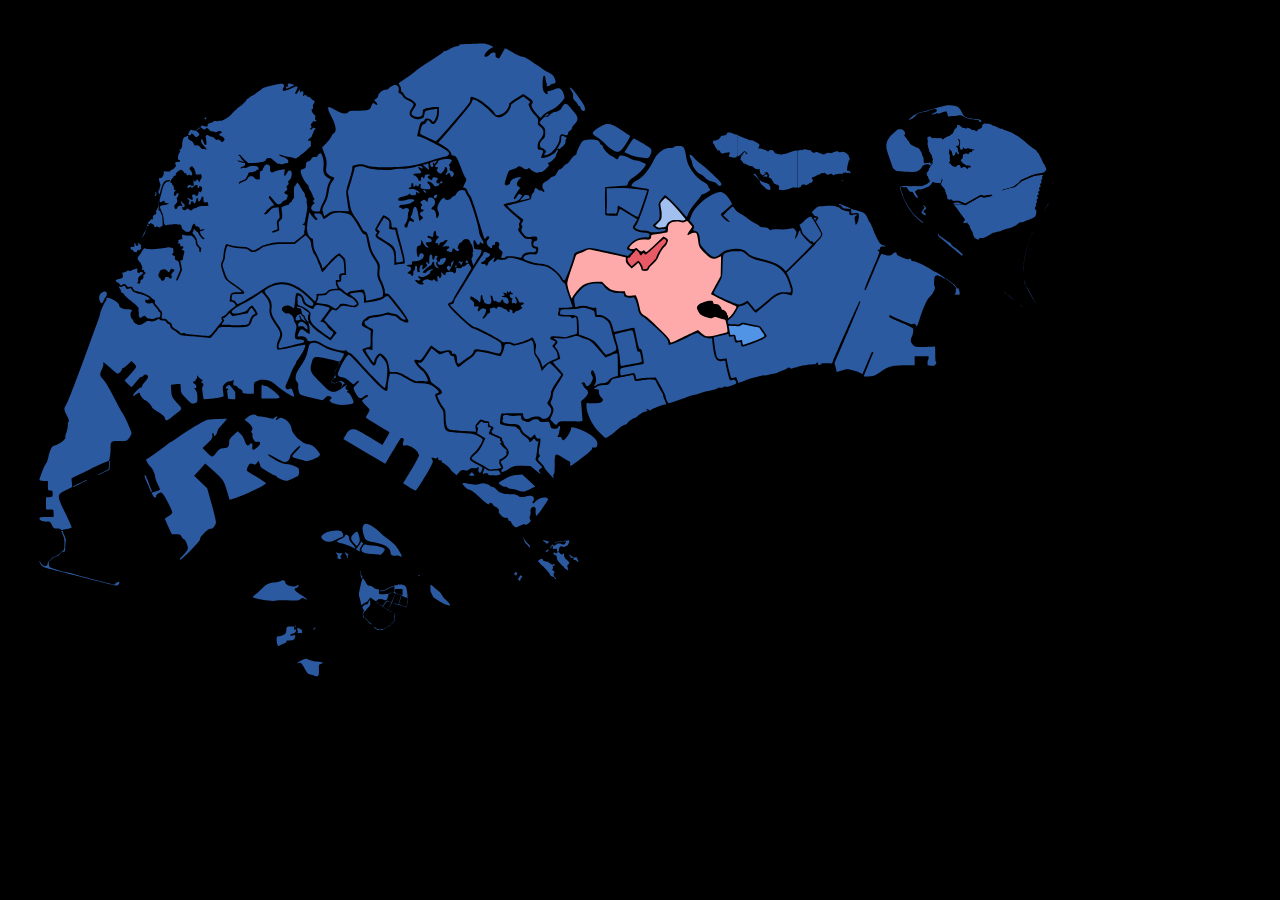
<file: maps/2015.html>
<!DOCTYPE html>
<html lang="en">
  <head>
    <meta charset="UTF-8" />
    <meta name="viewport" content="width=device-width, initial-scale=1.0" />
    <title>SG</title>
    <link rel="stylesheet" href="../styles/style.css" />
    <link rel="stylesheet" href="../styles/style2.css" />
  </head>
  <body>
    <svg viewBox="40 84 2746 1500" id="singapore-whole">
      <path
        d="m 1402.5567,644.32152 c -0.4403,-0.4403 -0.8006,-2.16459 -0.8006,-3.83176 0,-2.70226 -7.721,-14.27817 -9.5234,-14.27817 -0.3482,0 -3.6926,2.68361 -7.432,5.96359 l -6.799,5.9636 -4.3898,-5.05369 c -3.4453,-3.96625 -4.3963,-5.96258 -4.4194,-9.27758 -0.027,-3.87832 0.219,-4.22393 3.0088,-4.22447 1.999,-3.8e-4 3.0383,-0.58261 3.0383,-1.70212 0,-0.93584 1.9007,-3.54606 4.2237,-5.80048 2.323,-2.25442 5.052,-5.32044 6.0645,-6.81338 l 1.8409,-2.71442 3.8792,3.7598 c 2.1335,2.06789 3.8791,4.6273 3.8791,5.68757 0,3.40645 2.188,3.41996 5.3518,0.0331 2.9386,-3.14579 3.1419,-3.20073 4.3982,-1.18896 0.7245,1.16007 2.0816,2.10922 3.0159,2.10922 0.9343,0 9.8913,-7.58206 19.9046,-16.84903 10.0132,-9.26696 18.5668,-16.96155 19.008,-17.09907 0.4411,-0.13753 1.9473,0.6304 3.3469,1.7065 3.3885,2.60508 2.1903,5.73279 -5.4121,14.12755 -4.9013,5.41228 -14.258,22.13502 -14.258,25.4828 0,0.53155 -4.226,5.17056 -9.3912,10.30892 -5.1652,5.13836 -9.3913,10.22353 -9.3913,11.30037 0,1.12234 -0.8251,1.96432 -1.9335,1.97297 -1.0634,0.008 -2.9405,0.28568 -4.1713,0.6164 -1.2308,0.33073 -2.598,0.24108 -3.0383,-0.19922 z"
        id="Hougang"
      />
      <path
        d="m 1311.2794,996.92469 c -13.9062,-13.94135 -20.2082,-23.7178 -26.6284,-41.30955 -4.6755,-12.81134 -4.9773,-27.81757 -0.4844,-24.08879 1.0434,0.86597 4.4759,1.0616 10.674,0.60836 5.0247,-0.36744 11.0391,-0.80717 13.3653,-0.97718 2.9625,-0.21651 4.8581,-1.12733 6.3284,-3.04063 2.8216,-3.67206 2.7055,-4.42228 -1.2647,-8.16951 -4.136,-3.90374 -5.7182,-7.59606 -5.5644,-12.98584 0.1158,-4.05747 0.1114,-4.06144 -5.5938,-4.97185 l -5.7098,-0.91113 4.4408,-2.93801 c 5.5714,-3.68601 11.4186,-5.33433 18.9509,-5.34223 7.4348,-0.008 9.395,-1.09121 12.9501,-7.15751 1.5797,-2.69554 3.7084,-5.15709 4.7303,-5.4701 1.022,-0.31301 10.3103,-2.32166 20.6407,-4.46367 10.3304,-2.142 19.8174,-4.13442 21.0822,-4.42758 2.0253,-0.46942 2.491,0.28806 3.9018,6.34663 1.8781,8.0653 1.1842,7.89749 19.2101,4.64602 8.0583,-1.45352 13.0768,-1.76989 18.5423,-1.1689 l 7.4938,0.82399 5.5367,11.03314 c 3.0452,6.06823 7.0133,13.07154 8.818,15.56291 1.8923,2.61218 3.0294,5.32364 2.6861,6.4051 -0.3273,1.03145 1.1405,5.49698 3.2618,9.92341 2.1213,4.42643 3.5959,8.47033 3.2769,8.98645 -0.319,0.51613 -1.9179,0.94297 -3.5531,0.94855 -3.5984,0.0123 -26.1589,9.07652 -29.0076,11.65453 -1.9024,1.72167 -2.2191,1.69123 -4.9775,-0.47854 -2.8319,-2.2276 -4.8958,-2.25811 -4.8958,-0.0724 0,0.57181 0.7751,1.03965 1.7225,1.03965 3.3849,0 0.2773,2.21716 -4.0854,2.91478 -4.233,0.67689 -14.9981,7.55278 -18.4884,11.80896 -0.834,1.01699 -2.6132,1.84907 -3.9538,1.84907 -3.2857,0 -12.1903,6.02973 -15.7001,10.63128 -1.5655,2.05251 -3.6248,3.73183 -4.5761,3.73183 -3.7447,0 -11.1195,4.83009 -19.5527,12.80597 -8.3893,7.93442 -19.7295,15.9203 -22.6074,15.9203 -0.7294,0 -5.6655,-4.3504 -10.9693,-9.66753 z"
        id="Mountbatten"
      />
      <path
        d="m 499.76885,763.65572 c -1.9265,-0.75642 -1.82493,-1.1124 1.34883,-4.72711 3.09765,-3.52803 3.27724,-4.11385 1.84232,-6.00966 -2.1081,-2.7852 -2.05193,-3.75785 0.21701,-3.75785 1.03246,0 4.21577,-2.4909 7.07403,-5.53533 l 5.19685,-5.53533 2.94899,3.50468 2.949,3.50469 13.45513,-2.43045 c 7.40031,-1.33674 14.8727,-2.71084 16.60529,-3.05354 2.36789,-0.46837 3.65699,-1.76128 5.19108,-5.20639 1.1225,-2.5208 3.04962,-5.20192 4.2825,-5.95804 2.03827,-1.25006 2.59459,-0.85056 6.13367,4.40467 2.14065,3.17869 3.89209,6.09863 3.89209,6.48877 0,0.39015 -1.46731,1.31713 -3.2607,2.05998 -3.86169,1.59956 -5.41527,3.85843 -8.74001,12.70774 -4.18693,11.14416 -2.32475,10.52775 -31.53606,10.43886 -14.03414,-0.0427 -26.45415,-0.44577 -27.60002,-0.89569 z"
        id="Pioneer"
      />
      <path
        d="m 734.92286,724.823 c -5.97364,-3.33543 -9.83398,-4.62988 -16.57282,-5.55721 -4.83184,-0.66492 -10.6142,-1.73614 -12.84967,-2.38049 l -4.06449,-1.17156 2.131,-3.97598 c 1.17205,-2.18679 2.13099,-5.59919 2.13099,-7.58311 l 0,-3.60714 7.9037,0 c 7.84518,0 7.93487,-0.0338 12.11399,-4.56057 4.64433,-5.03071 8.78479,-6.35522 20.13123,-6.43986 6.11568,-0.0456 6.74714,0.21364 12.15339,4.98976 3.1364,2.77083 9.78324,7.00098 14.77076,9.40033 7.35649,3.539 9.73593,5.33296 12.60565,9.50396 l 3.53745,5.1415 -2.50815,2.03098 c -3.21487,2.60324 -6.99642,2.56363 -15.69939,-0.16447 -8.14855,-2.5543 -18.60474,-2.99881 -18.60474,-0.79091 0,1.33009 -7.756,9.67864 -8.88542,9.56427 -0.27822,-0.0282 -4.01028,-2.00795 -8.29348,-4.3995 z"
        id="Bukit Batok"
      />
      <path
        d="m 872.3497,617.40722 c -0.38196,-11.31258 -0.71157,-12.9436 -3.66768,-18.14896 -2.92914,-5.15788 -4.85202,-6.71496 -19.58695,-15.86084 -8.98642,-5.57782 -16.33895,-10.36338 -16.33895,-10.63458 0,-0.27119 1.11867,-2.48396 2.48593,-4.91726 l 2.48592,-4.42417 -3.07622,-2.49555 -3.07622,-2.49554 7.32018,-12.0817 c 4.02611,-6.64493 7.48441,-12.24982 7.68512,-12.45531 0.87384,-0.89466 10.44511,5.69812 11.053,7.61341 0.64433,2.0301 0.71703,6.66263 0.21583,13.75244 -0.2321,3.28327 -0.17213,3.31978 6.35092,3.86699 l 6.58523,0.55243 0.8628,4.17944 c 0.47454,2.29869 3.3253,12.73956 6.33504,23.20194 5.86308,20.38115 10.40196,39.44382 9.58597,40.25981 -0.80615,0.80615 -8.705,2.46202 -11.88115,2.4907 l -2.9191,0.0264 -0.41967,-12.42961 z"
        id="Bukit Panjang"
      />
      <path
        d="m 1385.0906,529.49739 c -3.2912,-1.75298 -12.4214,-7.23888 -20.2894,-12.19089 -7.8679,-4.95201 -14.9528,-9.00365 -15.7441,-9.00365 -0.9919,0 -1.4388,1.73299 -1.4388,5.57914 0,3.06853 -0.7199,6.97112 -1.5997,8.67243 -1.4817,2.86532 -1.9499,3.04161 -6.3529,2.39208 -2.6143,-0.38566 -6.742,-0.35115 -9.1727,0.0767 -5.8129,1.0232 -7.6365,-1.05509 -6.4309,-7.3291 0.4671,-2.43068 0.7169,-13.99022 0.5551,-25.68786 l -0.2942,-21.26845 13.5811,-0.27408 c 21.7906,-0.43977 35.6277,0.21966 53.9083,2.5691 9.4189,1.21052 17.7423,2.415 18.4965,2.67663 1.0169,0.35279 0.6785,2.41246 -1.3096,7.97193 -1.4745,4.12292 -5.7323,16.44555 -9.4618,27.38361 -3.7296,10.93806 -7.1595,20.27714 -7.622,20.75351 -0.4625,0.47638 -3.5338,-0.56812 -6.8249,-2.32111 z"
        id="Sengkang West"
      />
      <path
        d="m 1431.984,553.53771 -3.4703,-2.20987 6.4051,-6.4051 c 5.9412,-5.94113 6.4649,-6.87918 7.2306,-12.94987 0.5248,-4.15998 0.3066,-9.3629 -0.5987,-14.27876 -2.7598,-14.98606 -2.8657,-14.04324 2.2443,-19.98132 2.5701,-2.98668 5.1181,-5.6018 5.6621,-5.81137 1.9541,-0.75276 13.2012,9.10619 22.3126,19.55878 24.6374,28.26382 22.8638,25.86445 20.3959,27.59307 -1.6199,1.13465 -3.4614,1.31355 -6.816,0.66216 -2.528,-0.49089 -8.1859,-0.87981 -12.5732,-0.86428 -6.8577,0.0243 -8.7045,0.47967 -13.1648,3.24628 -3.5988,2.2322 -5.5748,4.37116 -6.4503,6.98211 -1.4171,4.22602 -2.9367,5.00803 -11.6304,5.9851 -4.965,0.55801 -6.7116,0.27865 -9.5469,-1.52693 z"
        id="Punggol East"
      />
      <path
        d="m 528.92118,715.46304 c -1.53205,-2.47889 -3.24993,-3.87307 -4.78574,-3.8839 -4.23441,-0.03 -4.96258,-1.25533 -4.09952,-6.89902 0.4423,-2.89226 1.12394,-5.57841 1.51475,-5.96923 0.39082,-0.39081 5.64891,-0.78879 11.68464,-0.88437 13.30339,-0.2107 15.62724,-1.38715 12.21255,-6.18264 -1.98738,-2.791 -15.75646,-13.06853 -28.23112,-21.07228 -2.49195,-1.59884 -5.52531,-4.33336 -6.7408,-6.0767 -2.46919,-3.54153 -10.28098,-25.52621 -10.28098,-28.93374 0,-1.2047 1.23811,-4.84994 2.75135,-8.10054 1.71953,-3.69375 2.75539,-7.90012 2.76213,-11.21637 0.0145,-7.14945 3.18312,-20.67268 5.0078,-21.37287 0.80911,-0.31048 3.66234,0.40477 6.34051,1.58945 3.61924,1.60096 8.76334,2.36253 20.03634,2.9663 15.12557,0.81012 15.18079,0.8229 20.24268,4.68674 4.48693,3.42494 5.64457,3.81028 9.97917,3.32171 3.35764,-0.37845 7.22171,-2.10996 12.25726,-5.49252 4.04461,-2.71691 7.94335,-5.26822 8.66387,-5.66958 0.72052,-0.40136 6.88634,-1.96312 13.70182,-3.47058 10.73579,-2.37455 15.13785,-2.7412 32.94046,-2.74362 l 20.54865,-0.003 11.54752,-9.23377 11.54753,-9.23377 5.57771,6.10042 c 4.39074,4.80219 5.6112,6.95195 5.73506,10.10179 0.30204,7.68213 4.88363,22.56588 7.75773,25.20175 1.4939,1.37008 3.89707,5.96301 5.34037,10.20652 1.44332,4.24351 3.40698,9.08875 4.3637,10.76721 0.95673,1.67846 2.61291,5.9963 3.68042,9.59522 1.06751,3.59891 2.50369,6.73106 3.19152,6.96034 0.68782,0.22927 4.81802,-3.95825 9.17821,-9.30562 6.75594,-8.28551 24.70677,-25.64212 26.59892,-25.71842 0.33334,-0.0135 2.67171,1.96041 5.19637,4.38633 5.13531,4.93446 5.47513,6.17155 6.1482,22.38195 l 0.44727,10.77233 -4.20281,0 c -5.63593,0 -7.79524,2.99789 -6.89421,9.57162 l 0.65675,4.79146 -4.01718,0 -4.01716,0 0.004,5.24806 c 0.002,3.29396 0.82536,6.595 2.20971,8.86553 1.21306,1.98962 2.20558,3.85406 2.20558,4.14321 0,0.28915 -2.11304,0.54738 -4.69563,0.57384 -9.54162,0.0978 -14.35307,1.71401 -18.45952,6.20083 -3.81235,4.16547 -4.06801,4.2578 -13.29171,4.79959 l -9.4046,0.55243 0.31861,3.86699 c 0.17523,2.12685 -0.52382,5.73601 -1.55345,8.02035 l -1.87205,4.15336 -12.25724,-11.95327 c -22.7285,-22.16458 -44.09531,-31.63394 -65.31028,-28.94415 -13.14724,1.66691 -20.56268,5.17297 -43.7547,20.68743 -18.79317,12.57183 -41.82088,25.71395 -45.05613,25.71395 -0.56915,0 -2.11029,-1.74014 -3.42475,-3.86699 z"
        id="Hong Kah North"
      />
      <g id="Chua Chu Kang">
        <path
          d="m 464.2872,787.04249 c -26.27685,-1.8561 -42.86741,-3.63464 -44.19686,-4.73799 -1.0058,-0.83474 -3.16863,-1.04106 -5.96353,-0.56887 -4.03515,0.68174 -4.51533,0.48955 -6.01305,-2.40673 -1.06538,-2.0602 -3.96487,-4.2647 -8.3927,-6.381 -5.09534,-2.43536 -6.91829,-3.92912 -7.3861,-6.05232 -1.32854,-6.02973 -1.80701,-6.86161 -4.65475,-8.09277 -1.61839,-0.69967 -4.23107,-2.7534 -5.80598,-4.56383 -2.3112,-2.65687 -3.80278,-3.31879 -7.73397,-3.4321 -5.35831,-0.15445 -5.09956,0.53569 -3.59783,-9.59588 0.50146,-3.38312 0.11363,-4.57468 -2.26227,-6.95059 -1.57711,-1.57711 -3.57307,-4.21436 -4.43547,-5.86057 -0.86239,-1.64621 -3.35413,-4.70996 -5.5372,-6.80834 -3.41128,-3.27893 -3.87598,-4.31218 -3.30596,-7.35066 0.569,-3.03306 0.29538,-3.64643 -1.92554,-4.31651 -1.42383,-0.42959 -4.32894,-2.73322 -6.45578,-5.11918 -3.92836,-4.40694 -15.71513,-9.87384 -25.96408,-12.04256 -9.88595,-2.09191 -10.21208,-2.27311 -12.2585,-6.81127 -1.99411,-4.42215 -2.02395,-4.43825 -7.10772,-3.83615 -4.7555,0.56321 -5.23628,0.38272 -7.01885,-2.63491 -2.21681,-3.75277 -7.07413,-4.42542 -10.10078,-1.39877 -1.71779,1.71779 -2.02367,1.60707 -4.57841,-1.65728 -1.5057,-1.92393 -3.28394,-3.49806 -3.95163,-3.49806 -0.6677,0 -2.10884,-0.80983 -3.20254,-1.79961 -1.90476,-1.72378 -1.87781,-1.88673 0.63969,-3.86699 1.44554,-1.13706 3.69319,-2.06738 4.99477,-2.06738 1.30159,0 3.81981,-0.75152 5.59604,-1.67005 3.34065,-1.72751 3.38703,-2.03047 1.65412,-10.80495 -0.29518,-1.49461 0.1119,-1.81933 1.66345,-1.32689 1.23402,0.39166 3.87757,-0.499 6.62066,-2.23063 3.67319,-2.31879 4.88167,-2.62098 6.17823,-1.54493 1.2038,0.99906 2.23164,1.02839 4.06011,0.11584 4.5658,-2.27868 10.99729,-4.63548 12.64984,-4.63548 1.27705,0 1.48544,0.85215 0.93105,3.80732 -0.58106,3.09734 -0.30849,4.02447 1.46169,4.97184 2.92464,1.56523 3.36574,1.4858 4.29031,-0.77253 0.74622,-1.8227 1.0098,-1.8286 4.46447,-0.1001 3.34377,1.67306 3.46702,1.90187 1.38106,2.56393 -1.25969,0.39987 -2.29036,1.43926 -2.29036,2.30982 0,0.87055 -0.65611,1.58283 -1.45804,1.58283 -0.80192,0 -2.5888,1.30049 -3.97084,2.88999 -1.90989,2.19656 -2.41513,3.91428 -2.1057,7.15896 0.27201,2.85227 -0.0834,4.45721 -1.07102,4.83619 -0.81298,0.31196 -1.1687,1.06791 -0.79048,1.67987 0.79367,1.2842 6.0118,1.52237 6.22252,0.28402 0.0775,-0.45576 0.25502,-1.8797 0.39437,-3.16433 0.33181,-3.05881 1.48647,-4.84587 3.13105,-4.84587 2.15427,0 4.15847,-4.22495 3.41306,-7.1949 -0.51603,-2.05601 -0.25183,-2.74879 1.04828,-2.74879 1.99375,0 3.96553,-3.20189 3.23184,-5.24805 -0.27236,-0.75959 -1.23305,-1.38107 -2.13486,-1.38107 -1.17531,0 -1.42602,-0.67313 -0.88529,-2.37684 0.61261,-1.93015 0.40022,-2.24095 -1.1301,-1.6537 -2.62012,1.00544 -4.29911,-0.22771 -2.78842,-2.04798 0.89343,-1.07652 0.76843,-2.528 -0.47376,-5.50096 -0.92808,-2.22122 -1.57439,-4.39151 -1.43623,-4.82287 0.13816,-0.43135 -1.61325,-2.65148 -3.89201,-4.93362 -5.23553,-5.24329 -5.29799,-8.31537 -0.28195,-13.86754 2.1237,-2.35067 4.56857,-5.96678 5.43307,-8.03581 2.20724,-5.28267 5.67509,-8.26831 7.67545,-6.60815 1.77963,1.47696 11.32026,1.86646 21.70013,0.88591 14.97532,-1.41464 26.03315,-2.8242 27.91164,-3.55795 1.07116,-0.4184 2.68436,-0.14923 3.5849,0.59815 0.90052,0.74737 2.59549,1.10829 3.76657,0.80205 1.82914,-0.47833 2.23703,0.22687 2.89395,5.00326 0.61995,4.50755 0.42715,5.74898 -1.01851,6.55801 -2.8134,1.57446 -2.08963,3.87972 1.62462,5.17451 3.03695,1.05869 3.33058,1.53971 2.69798,4.41991 -0.56772,2.5848 -0.20533,3.58533 1.80985,4.9968 1.38583,0.97069 3.32573,1.76488 4.31089,1.76488 1.35416,0 2.26376,2.25181 3.72798,9.2291 l 1.93678,9.22911 -4.52623,10.83256 c -5.08418,12.16786 -5.10022,12.23702 -3.02156,13.03468 1.05838,0.40614 2.9181,-2.87529 6.26985,-11.06298 l 4.76518,-11.64039 -1.32638,-7.87755 c -0.72952,-4.33265 -1.62021,-8.99621 -1.97931,-10.36347 -0.52111,-1.98409 -0.194,-2.48592 1.62045,-2.48592 2.8042,0 3.46248,-1.01176 4.11398,-6.32302 0.28154,-2.29521 1.04705,-5.49314 1.70114,-7.10655 1.53698,-3.79116 0.91424,-8.07392 -1.20164,-8.26386 -0.9115,-0.0819 -2.27876,-0.20612 -3.03835,-0.27621 -0.87531,-0.0808 -0.57186,-0.93665 0.82865,-2.33715 1.21534,-1.21534 2.2097,-3.19165 2.2097,-4.3918 0,-1.83528 -0.52678,-2.07673 -3.31456,-1.51917 -3.13751,0.6275 -3.31456,0.47159 -3.31456,-2.91857 0,-3.2335 -0.27092,-3.52967 -2.78851,-3.04841 -3.09327,0.59132 -4.77487,-0.78539 -2.17699,-1.78228 2.00383,-0.76895 2.18187,-3.63616 0.26987,-4.3461 -1.84419,-0.68477 4.67177,-3.40536 7.33602,-3.06299 1.85412,0.23827 2.02359,-0.30283 1.51311,-4.83168 -0.49132,-4.359 -0.31309,-5.01731 1.22661,-4.53084 5.04875,1.59516 12.18912,2.34694 14.4273,1.51898 1.97321,-0.72994 3.32152,-0.27022 6.19655,2.11278 2.02102,1.67514 3.991,3.91578 4.37772,4.9792 0.38673,1.06343 1.16683,1.9335 1.73355,1.9335 0.56671,0 1.0304,2.40965 1.0304,5.35479 0,4.62476 0.52719,5.89761 3.86699,9.33649 2.9453,3.03268 3.86699,4.91646 3.86699,7.90346 0,2.74945 0.4954,3.92176 1.65728,3.92176 1.09434,0 1.65728,-1.09462 1.65728,-3.22249 0,-1.77237 0.54135,-3.40294 1.20299,-3.62348 0.66163,-0.22055 -1.07852,-2.68249 -3.86699,-5.47098 -4.39128,-4.39127 -5.06998,-5.68255 -5.06998,-9.64609 0,-4.28273 -3.56354,-10.99054 -9.46752,-17.82113 -1.19766,-1.38563 -1.09912,-2.1194 0.58438,-4.35127 1.11374,-1.47651 1.7487,-3.40456 1.41101,-4.28455 -1.00008,-2.60618 2.3614,-0.91054 3.59092,1.81137 0.59985,1.32795 1.91312,2.41445 2.91839,2.41445 1.07153,0 2.53515,1.71421 3.53753,4.1432 2.04121,4.94631 8.77196,12.42961 11.17965,12.42961 2.12256,0 2.23896,-1.79454 0.1935,-2.98345 -2.88632,-1.67763 -7.03506,-7.52364 -7.78729,-10.97311 -0.74073,-3.39674 -0.66098,-3.47809 4.33227,-4.41942 2.79778,-0.52743 4.93744,-1.45615 4.75478,-2.06382 -0.36664,-1.21982 -3.4091,-1.2143 -7.23742,0.0131 -2.10674,0.67545 -2.48593,0.39437 -2.48593,-1.84272 0,-1.8711 -1.09863,-3.23142 -3.77293,-4.67162 -2.07513,-1.11752 -4.31246,-1.69842 -4.97185,-1.2909 -0.74267,0.45897 -1.19891,-0.33498 -1.19891,-2.08639 0,-1.96193 -0.59502,-2.82735 -1.94393,-2.82735 -2.3757,0 -4.12471,2.65424 -5.76636,8.75088 -1.80736,6.71202 -4.81904,9.33113 -9.81554,8.53604 -2.33841,-0.3721 -5.03612,-1.81005 -6.45175,-3.43894 -1.33811,-1.53969 -2.95396,-2.79943 -3.59077,-2.79943 -1.05257,0 -1.60635,-1.51161 -1.30147,-3.55245 0.065,-0.43467 -0.35403,-2.03201 -0.93101,-3.54961 -0.94762,-2.49239 -1.63351,-2.75232 -7.0909,-2.68713 -3.32301,0.0397 -6.57405,-0.25677 -7.22456,-0.6588 -0.6505,-0.40203 -1.80421,-0.34425 -2.5638,0.1284 -0.75959,0.47266 -3.12122,0.90891 -5.24806,0.96945 -2.12684,0.0605 -5.98002,0.51247 -8.56262,1.00432 -3.96743,0.75557 -4.69563,0.61534 -4.69563,-0.90423 0,-0.98918 -0.4271,-1.7985 -0.94912,-1.7985 -0.52201,0 -1.22064,-4.10177 -1.5525,-9.11505 -0.48789,-7.37026 -1.38228,-10.80667 -4.67244,-17.95236 -2.88776,-6.27173 -3.76616,-9.31889 -3.02571,-10.49612 0.66519,-1.05756 4.17333,-2.05925 9.67887,-2.76365 5.06917,-0.64857 8.82307,-1.67521 9.08969,-2.48592 0.27548,-0.83766 -0.56019,-1.387 -2.12381,-1.39615 -4.53567,-0.0265 -7.70539,-1.3005 -7.10815,-2.85688 0.91951,-2.39621 -1.24112,-2.867 -4.77379,-1.04019 -1.81068,0.93635 -3.77756,1.70244 -4.37085,1.70244 -1.95721,0 -1.91,-3.77247 0.13047,-10.4278 1.10632,-3.60846 2.80332,-10.07185 3.77111,-14.36311 3.00112,-13.30722 7.46547,-19.77154 13.65447,-19.77154 2.01368,0 3.3003,-0.57431 3.3003,-1.47315 0,-1.76262 -3.93611,-1.91183 -8.49648,-0.32207 -4.46695,1.55719 -7.89622,7.93751 -11.55491,21.49845 -1.63947,6.0767 -3.01903,10.02931 -3.0657,8.78359 -0.0467,-1.24572 -0.60956,-2.78966 -1.25086,-3.43097 -1.34017,-1.34016 -0.23467,-7.0099 1.3668,-7.0099 0.58635,0 0.86884,-0.87008 0.62775,-1.9335 -0.24109,-1.06342 0.26742,-3.36846 1.13002,-5.1223 1.17749,-2.3941 1.27147,-3.77084 0.37708,-5.52427 -1.58053,-3.09859 -3.34085,-11.45808 -2.57424,-12.2247 0.33378,-0.33379 1.49827,-0.60688 2.58774,-0.60688 3.50716,0 7.59455,-5.579 7.59455,-10.36601 l 0,-4.31188 6.38957,0.66784 c 5.57114,0.5823 6.56298,0.39018 7.74334,-1.49989 0.74458,-1.19226 2.11998,-2.16773 3.05646,-2.16773 0.93647,0 3.49955,-1.7451 5.69572,-3.878 3.67354,-3.56769 3.87841,-4.09215 2.56057,-6.55458 -2.06924,-3.86639 -0.77031,-6.13712 3.5221,-6.15715 1.99399,-0.009 4.31062,-0.45091 5.14806,-0.98134 1.75468,-1.11139 0.73293,-3.42117 -1.51337,-3.42117 -0.8347,0 -1.81854,-0.94808 -2.18631,-2.10684 -0.88713,-2.79512 1.58236,-12.57353 3.4579,-13.69223 1.86415,-1.1119 1.92115,-3.6989 0.10021,-4.54866 -1.06938,-0.49904 -1.04107,-0.79939 0.12545,-1.33081 3.1147,-1.41894 5.12792,-5.06388 5.28637,-9.57098 0.42647,-12.1308 2.87122,-18.46892 7.12382,-18.46892 1.0853,0 2.28054,-0.49719 2.65611,-1.10486 0.37556,-0.60767 1.38684,-1.10485 2.24729,-1.10485 1.13103,0 1.38983,0.87309 0.93417,3.15141 -0.50658,2.53289 -0.0382,3.61712 2.38633,5.52427 1.65914,1.30508 3.66148,2.37286 4.44965,2.37286 1.80812,0 6.00294,5.79777 6.00294,8.29681 0,1.53187 0.8325,1.79958 4.50652,1.44921 4.07372,-0.38849 4.87889,-0.0176 8.3839,3.86204 3.1988,3.5407 4.4489,4.20792 7.1431,3.81249 1.79614,-0.26362 3.52176,-0.065 3.83471,0.44134 0.88103,1.42554 2.64828,1.0864 2.64828,-0.50824 0,-0.78588 -2.48592,-3.77512 -5.52427,-6.64277 -3.03835,-2.86764 -5.53106,-6.07782 -5.53936,-7.13375 -0.009,-1.05592 -0.31488,-3.03851 -0.68129,-4.40577 -0.99918,-3.72843 2.68311,-3.23138 4.09248,0.55243 2.67193,7.17352 3.88383,9.11505 5.68963,9.11505 1.66981,0 1.86565,-0.96235 1.51765,-7.45777 -0.21975,-4.10177 -0.78746,-8.39973 -1.26157,-9.55103 -0.59793,-1.45198 -0.26718,-2.52822 1.07961,-3.51302 1.62082,-1.18517 2.56881,-1.06749 5.7374,0.7122 2.08767,1.17257 4.94733,2.13195 6.35481,2.13195 1.44416,0 4.34702,1.73646 6.66307,3.98578 3.90214,3.78971 4.1805,3.88481 5.65862,1.9335 0.94191,-1.24346 1.56844,-1.49722 1.58973,-0.64388 0.0193,0.77463 1.2781,1.88099 2.79727,2.45858 1.51918,0.57758 2.76214,1.55966 2.76214,2.18236 0,1.87041 3.94603,1.27686 5.90546,-0.88829 1.00571,-1.11127 1.82854,-2.76475 1.82854,-3.6744 0,-2.10778 -4.58435,-6.45851 -6.8053,-6.45851 -0.93008,0 -2.55852,-0.95852 -3.61873,-2.13006 -1.85442,-2.04911 -1.79794,-2.19714 1.48604,-3.89536 4.16749,-2.15509 4.2477,-2.97061 0.46492,-4.72698 -2.50507,-1.16312 -3.44547,-1.04353 -6.46401,0.82203 -3.29103,2.03397 -3.76913,2.0651 -6.99558,0.45553 -1.90473,-0.9502 -4.39778,-1.43099 -5.54014,-1.06842 -1.47793,0.46907 -3.06384,-0.46474 -5.49844,-3.2376 -3.62562,-4.12936 -6.45931,-4.97451 -7.50882,-2.23952 -0.87879,2.29007 -4.74356,2.07748 -6.89908,-0.3795 -0.98279,-1.12023 -2.37361,-2.23889 -3.09073,-2.48592 -0.95423,-0.32871 -0.8836,-1.01953 0.26336,-2.57622 1.31892,-1.79011 1.96306,-1.92234 4.06598,-0.83472 3.7806,1.9553 10.30341,2.19301 9.91841,0.36145 -0.76846,-3.65583 1.02527,-5.57444 5.89425,-6.30458 2.8306,-0.42448 4.91622,-1.3285 4.91622,-2.13096 0,-1.59092 5.7666,-3.03643 8.27432,-2.07412 0.91816,0.35232 2.53944,0.26746 3.60287,-0.1886 1.06342,-0.45605 3.21693,-0.72916 4.7856,-0.6069 4.35615,0.33951 17.55624,-7.47108 23.14347,-13.69416 2.71719,-3.02642 6.16869,-6.50477 7.66999,-7.72967 1.5013,-1.2249 3.73863,-3.39509 4.97184,-4.82263 1.23322,-1.42755 3.73376,-3.3474 5.55677,-4.26634 4.12097,-2.07728 13.81067,-11.35953 13.81067,-13.22993 0,-0.76105 1.09031,-1.96724 2.42291,-2.68043 1.33258,-0.71318 3.69421,-2.4763 5.24805,-3.91805 1.55384,-1.44175 3.81953,-2.93441 5.03487,-3.31702 1.21534,-0.38261 5.85706,-3.48453 10.31494,-6.89315 4.45787,-3.40862 8.91154,-6.69467 9.89702,-7.30234 0.9855,-0.60767 2.40099,-1.65753 3.14554,-2.33302 2.06576,-1.87412 26.21803,-7.9168 35.38963,-8.85415 7.47633,-0.7641 10.57931,0.80929 9.62115,4.87846 -0.38776,1.64678 -1.13803,3.46647 -1.66724,4.04376 -0.52921,0.57729 -0.96221,2.2236 -0.96221,3.65847 0,2.47619 0.2669,2.57248 5.24806,1.89333 2.88643,-0.39355 9.17855,-2.67031 13.98247,-5.05947 8.05098,-4.00404 12.81025,-4.7762 12.81025,-2.07838 0,0.53457 -1.24296,3.30963 -2.76214,6.1668 -3.2759,6.16114 -3.46661,8.18032 -0.77259,8.18032 1.26794,0 2.94314,-1.90349 4.61864,-5.24806 l 2.62909,-5.24806 0.64027,3.31456 c 0.36964,1.91356 1.33619,3.31457 2.28671,3.31457 0.90553,0 1.5018,-0.68248 1.32504,-1.51662 -0.21056,-0.99353 0.29694,-1.27933 1.47142,-0.82864 0.98606,0.37839 2.37365,0.69559 3.08354,0.70489 0.76114,0.01 0.61075,0.49779 -0.36658,1.18897 -1.29059,0.91273 -1.34151,1.29944 -0.2301,1.74781 1.08939,0.43948 1.1255,0.93925 0.1526,2.11152 -0.70102,0.84468 -0.93485,2.41218 -0.51963,3.48334 0.7176,1.85122 0.8275,1.84902 2.22173,-0.0445 1.11161,-1.5097 1.62756,-1.64346 2.1308,-0.55242 0.54019,1.17117 0.79034,1.16365 1.34148,-0.0403 0.48457,-1.05858 1.04594,-0.744 1.97166,1.10485 0.78973,1.57729 2.29297,2.59526 3.85654,2.61163 1.45111,0.0152 3.90042,1.52437 5.64772,3.47995 1.69696,1.89922 4.13132,3.7851 5.40969,4.19084 2.91689,0.92579 2.95937,3.29989 0.12354,6.90506 -1.70549,2.16819 -2.04667,3.7614 -1.51607,7.07961 0.55957,3.49931 0.35602,4.2818 -1.1138,4.2818 -3.89866,0 -1.07018,7.94704 4.56969,12.83926 2.20054,1.90882 2.48558,2.74608 1.53781,4.51701 -1.48826,2.78083 -0.47766,6.7025 1.87487,7.27549 1.40164,0.34139 1.18506,0.70677 -0.94203,1.58922 -1.91532,0.79459 -3.20268,0.79048 -4.19912,-0.0134 -1.07806,-0.86973 -1.5932,-0.56197 -2.06236,1.2321 -0.34396,1.31527 -0.98476,2.3914 -1.42402,2.3914 -1.46352,0 -3.65134,5.9806 -2.34688,6.41542 1.71538,0.57179 1.46946,3.02871 -0.46373,4.63312 -0.91151,0.75649 -1.65729,1.81173 -1.65729,2.345 0,1.75254 3.26926,1.01213 4.54405,-1.02912 0.87458,-1.40043 2.20023,-1.85897 4.42877,-1.53188 3.75763,0.5515 4.02682,1.70768 0.9065,3.89324 -1.27962,0.89628 -2.4795,3.216 -2.74382,5.30461 -0.25837,2.04148 -0.97518,3.88025 -1.59292,4.08616 -0.61773,0.20591 -1.12316,1.34811 -1.12316,2.53823 0,2.42311 -2.37846,5.22026 -6.89585,8.10975 -3.48498,2.22912 -2.92738,4.35115 0.94866,3.6102 2.99263,-0.57207 2.83234,-0.88303 3.15318,6.11693 l 0.24151,5.26932 -10.20769,9.37 c -5.61423,5.15349 -10.70036,9.36999 -11.30251,9.36999 -0.60214,0 -1.91961,1.25881 -2.9277,2.79735 -1.00809,1.53853 -2.27768,2.52245 -2.8213,2.18646 -0.54363,-0.33597 -1.39186,0.0586 -1.88496,0.87676 -1.58291,2.6265 -4.3065,2.82877 -9.11308,0.6768 -2.58062,-1.15538 -6.26226,-2.03511 -8.18143,-1.95495 -1.91918,0.0801 -4.98096,-0.36877 -6.80397,-0.9976 -8.36456,-2.88526 -14.32305,-4.54559 -14.7567,-4.11195 -1.22941,1.22941 2.82324,3.90943 8.33443,5.51158 7.37841,2.14495 11.68041,6.02309 11.18925,10.08679 -0.29497,2.44046 -0.96978,2.93041 -4.45946,3.23781 -2.26154,0.19922 -5.04939,0.86395 -6.19523,1.47718 -1.40155,0.7501 -3.40526,0.74996 -6.12284,-4e-4 -2.22174,-0.61346 -4.53762,-0.80753 -5.1464,-0.43128 -0.60879,0.37625 -4.24892,-2.33305 -8.0892,-6.02067 -6.14613,-5.90183 -7.50693,-6.70475 -11.36312,-6.70475 -4.70398,0 -7.03248,1.50809 -7.03248,4.5547 0,1.79703 -4.7148,4.00498 -8.83883,4.13924 -0.91151,0.0297 -3.89462,0.54995 -6.62913,1.15616 -2.73452,0.60622 -8.88286,1.12386 -13.66301,1.15032 l -8.69117,0.0482 -6.77679,-6.2501 c -3.72723,-3.43755 -7.11749,-7.12271 -7.53389,-8.18925 -0.79558,-2.03771 -5.00363,-3.92258 -6.16485,-2.76137 -0.3733,0.3733 0.40995,1.44126 1.74054,2.37324 1.3306,0.93199 2.41927,2.31458 2.41927,3.07242 0,0.75784 1.7327,3.05729 3.85044,5.10989 2.11774,2.0526 3.68685,3.89558 3.48691,4.09552 -0.19995,0.19994 -2.49233,-0.38755 -5.09421,-1.30555 -5.18543,-1.82958 -8.87227,-2.15853 -8.87227,-0.79165 0,1.03711 11.24842,4.64679 14.48026,4.64679 1.77787,0 2.16729,0.60855 1.88973,2.95314 -0.28141,2.37713 -1.26549,3.2571 -5.04523,4.51149 -2.5826,0.85709 -4.69563,2.25039 -4.69563,3.09621 0,1.21051 0.62881,1.29879 2.95407,0.41473 1.62474,-0.61773 4.28976,-0.82977 5.92225,-0.47122 2.01146,0.4418 4.32763,-0.15017 7.18584,-1.83656 3.32093,-1.95939 5.64411,-2.43486 10.92678,-2.23631 8.64316,0.32487 9.98911,0.79263 11.43938,3.97564 1.34826,2.95911 0.80589,3.95599 -2.15228,3.95599 -1.11405,0 -2.02556,0.40509 -2.02556,0.90022 0,1.679 -7.78641,4.62405 -12.22555,4.62405 -3.24302,0 -4.57475,0.51378 -5.01174,1.93349 -0.32733,1.06343 -1.92757,4.56617 -3.55611,7.78387 -2.7644,5.46198 -3.37898,5.97471 -9.25761,7.72349 -4.36678,1.29904 -6.64526,2.63825 -7.43408,4.36954 -0.89019,1.95375 -0.79651,2.4964 0.43095,2.4964 0.86262,0 1.8629,-0.47651 2.22285,-1.05892 0.35995,-0.58241 3.65414,-2.15268 7.32041,-3.48946 5.53189,-2.01704 6.98238,-3.10248 8.5258,-6.38014 1.53731,-3.26468 2.62625,-4.08502 6.27926,-4.73046 4.0994,-0.7243 4.66423,-0.49992 7.80033,3.09886 2.9581,3.3945 3.92533,3.83525 7.73399,3.52428 l 4.35306,-0.35542 0,-8.25159 c 0,-8.00414 0.0911,-8.28389 3.03834,-9.32833 1.71698,-0.60847 3.03835,-1.90185 3.03835,-2.97401 0,-1.04351 1.33128,-3.93063 2.9584,-6.41585 2.40956,-3.6803 3.59381,-4.51857 6.38358,-4.51857 4.76029,0 7.2891,3.20432 6.47721,8.20742 -0.84865,5.22962 1.8534,9.54466 5.41314,8.64453 1.38713,-0.35075 2.77063,-0.95384 3.07447,-1.3402 0.77862,-0.99012 12.87673,-4.23727 18.60023,-4.99235 l 4.78955,-0.63186 -0.60482,3.61885 c -1.32344,7.91852 -1.24032,10.80041 0.31151,10.80041 0.54967,0 2.51383,-2.68345 4.36482,-5.96322 2.75099,-4.87447 3.87018,-5.93351 6.12997,-5.80049 3.85365,0.22685 5.0939,3.61763 4.07352,11.13683 -0.70488,5.19428 -1.46371,6.75898 -4.51211,9.3039 -2.9963,2.50142 -3.45826,3.42837 -2.53278,5.08212 1.3961,2.49471 0.5686,6.12824 -1.39565,6.12824 -2.18411,0 -3.00613,3.96204 -1.37919,6.64745 1.29545,2.13824 1.06271,2.67912 -2.4153,5.6131 -3.17492,2.67833 -3.63685,3.58199 -2.63794,5.16064 0.66602,1.05257 2.00604,1.91953 2.97782,1.92659 3.58966,0.0261 4.41243,2.24876 2.71611,7.33771 -1.38033,4.14098 -2.17426,4.94384 -5.92478,5.99136 -2.96692,0.82866 -4.43465,1.90641 -4.66044,3.42214 -0.38009,2.55165 -6.27953,5.59871 -9.75768,5.03983 -1.3824,-0.22213 -5.16087,-4.00018 -9.15852,-9.15751 -3.74289,-4.82866 -7.22199,-8.77937 -7.73135,-8.77937 -0.50935,0 -1.48653,0.67527 -2.17149,1.50062 -0.97345,1.17292 0.19033,3.32148 5.32925,9.83891 l 6.57465,8.33828 -2.94356,0.73879 c -1.61895,0.40633 -5.06125,2.69081 -7.64956,5.07662 -2.58829,2.38582 -5.26748,4.33785 -5.95375,4.33785 -0.68626,0 -0.96194,0.74479 -0.61263,1.65508 0.38849,1.01237 -0.4237,2.34885 -2.0915,3.44163 -3.31163,2.16987 -3.56493,4.84698 -0.4586,4.84698 1.35152,0 4.72867,-2.6578 8.35733,-6.57718 6.43839,-6.95424 6.88725,-7.20355 14.93189,-8.29359 l 5.11742,-0.69342 1.41582,11.10972 c 1.36052,10.67583 1.32786,11.20629 -0.83617,13.58257 -4.30992,4.73269 -4.92611,7.03187 -3.68454,13.7481 1.6305,8.82019 1.77884,8.49542 -4.92025,10.77251 -3.53505,1.2016 -6.0767,2.72036 -6.0767,3.63115 0,1.79465 4.27106,1.16994 11.44155,-1.67349 l 4.26,-1.68928 -0.74054,-8.94836 -0.74054,-8.94835 3.93831,-3.80751 c 3.52115,-3.4042 3.93134,-4.39896 3.87245,-9.39126 -0.0362,-3.07107 -0.4725,-8.06343 -0.96951,-11.09415 -1.09946,-6.70447 -0.74016,-7.78892 3.04826,-9.20042 1.62742,-0.60634 3.95332,-1.46908 5.16866,-1.91717 1.21534,-0.44811 3.18691,-0.8676 4.38126,-0.93221 1.19435,-0.0646 2.78328,-1.33951 3.53096,-2.83309 0.74768,-1.4936 2.38071,-3.09343 3.62894,-3.55518 1.24824,-0.46175 2.26952,-1.82175 2.26952,-3.02221 0,-1.20047 1.05337,-2.92047 2.34082,-3.82224 2.16853,-1.51889 2.30376,-2.39771 1.83717,-11.93983 -0.48816,-9.9835 0.51094,-16.37696 2.55923,-16.37696 0.54821,0 0.99676,-0.66872 0.99676,-1.48604 0,-0.81733 0.94639,-2.34251 2.10309,-3.38932 2.01232,-1.82112 2.1895,-1.75697 4.10521,1.48604 1.10116,1.86414 2.3921,3.38932 2.86875,3.38932 0.47665,0 0.86664,1.00997 0.86664,2.24438 0,1.23442 0.74578,2.53057 1.65728,2.88034 0.91151,0.34979 1.65728,1.34954 1.65728,2.22168 0,1.5618 0.87957,2.89098 4.69564,7.0959 1.06732,1.17609 1.93349,3.86285 1.93349,5.99751 0,2.12684 0.44855,3.86699 0.99677,3.86699 1.37054,0 3.46704,6.33271 2.73126,8.2501 -0.32897,0.8573 -0.0273,4.3082 0.6703,7.66869 1.11095,5.35141 0.90465,8.06888 -1.66167,21.88831 -3.5932,19.34911 -3.36391,18.62245 -6.10198,19.33846 -2.92755,0.76558 -2.07726,3.14852 1.00119,2.80581 2.09894,-0.23366 2.36413,0.28498 2.36413,4.62371 0,2.68779 -0.49985,6.2016 -1.11078,7.80847 -0.66829,1.75772 -0.71775,3.62387 -0.12416,4.68456 0.78329,1.39965 -1.36976,3.65857 -10.44735,10.96102 l -11.43396,9.19805 -20.54843,0 c -17.94514,0 -22.10612,0.35163 -32.84362,2.77547 -6.76236,1.52651 -13.81764,3.69937 -15.6784,4.82857 -1.86076,1.12919 -6.33706,3.85771 -9.94733,6.06336 -3.61028,2.20564 -7.47543,4.01027 -8.58926,4.01027 -1.11381,0 -4.48051,-1.68901 -7.48155,-3.75337 -5.28439,-3.63501 -5.9019,-3.7783 -19.58453,-4.54457 -10.63824,-0.59577 -16.12844,-1.47547 -22.22614,-3.56132 -4.50719,-1.54178 -8.48878,-2.34363 -8.97923,-1.80833 -1.99769,2.18032 -4.75841,13.35963 -5.51284,22.3237 -0.53371,6.3416 -1.61231,11.14447 -3.19471,14.2256 -1.31393,2.55839 -2.38897,6.38905 -2.38897,8.51258 0,3.90867 7.27633,25.78324 10.07797,30.29705 0.83765,1.34956 8.5343,7.39599 17.10367,13.43651 8.56936,6.04052 16.2123,11.74384 16.98431,12.67405 1.24339,1.49821 0.21181,1.6913 -9.03516,1.6913 -13.07386,0 -14.65194,1.22883 -15.81222,12.31286 l -0.76846,7.34102 4.38024,0.74004 c 3.09047,0.52213 5.10989,1.72696 6.85828,4.09176 1.36292,1.84345 2.05432,3.72234 1.53646,4.1753 -0.51788,0.45296 -4.54618,3.69205 -8.95179,7.19798 -4.4056,3.50592 -8.01019,6.73272 -8.01019,7.17067 0,1.96329 -8.32386,8.89853 -10.68026,8.89853 -2.07989,0 -2.57472,0.58705 -2.56108,3.03835 0.009,1.67109 0.47507,3.76261 1.03502,4.64783 0.74163,1.17244 -0.0991,2.82256 -3.09595,6.0767 -2.26273,2.45696 -7.76901,9.35318 -12.23619,15.32491 -4.46717,5.97174 -9.32879,11.31648 -10.80357,11.87719 -1.47479,0.56071 -2.77336,0.92987 -2.88572,0.82033 -0.11235,-0.10949 -2.69021,-0.37474 -5.72856,-0.58936 z M 374.24625,668.50673 c 0.51084,0 1.46457,-1.61585 2.11939,-3.59077 1.01913,-3.07369 1.74745,-3.61924 5.05753,-3.78845 2.70743,-0.13841 3.86694,0.27572 3.86694,1.38107 0,1.6769 4.9766,2.25389 5.94369,0.68911 0.3024,-0.4893 0.15437,-2.643 -0.32896,-4.786 -0.79351,-3.51829 -0.51891,-4.23879 2.82995,-7.4252 4.45024,-4.23438 4.54647,-4.9453 0.8946,-6.6092 -4.03031,-1.83634 -6.02471,-1.58599 -6.02471,0.75626 0,1.12116 -1.03913,2.97887 -2.30918,4.12825 -2.27852,2.06203 -2.33765,2.0507 -4.453,-0.8532 -1.1791,-1.61864 -3.64496,-3.2727 -5.47969,-3.67567 -4.15664,-0.91295 -10.96008,2.06495 -10.96008,4.79728 0,1.05162 -0.79012,3.04009 -1.75582,4.41882 -1.06625,1.52229 -1.42916,3.24602 -0.92406,4.38904 0.45747,1.03524 0.8747,2.36476 0.92718,2.95448 0.0525,0.58972 1.12993,1.58798 2.39432,2.21835 1.2644,0.63036 2.07387,1.82122 1.79883,2.64634 -0.60155,1.80464 1.94797,3.64557 4.00283,2.89032 0.80929,-0.29746 1.88939,-0.54083 2.40024,-0.54083 z m 49.13014,-153.1665 c 1.05509,-1.44293 1.58161,-1.36277 4.1095,0.62567 3.68573,2.89919 7.54981,2.96791 8.2874,0.14739 0.30802,-1.17784 1.20125,-1.88638 1.99443,-1.582 0.79011,0.30319 4.03576,-0.76585 7.21256,-2.37565 4.76359,-2.41389 7.42981,-2.95965 15.21155,-3.11364 6.01753,-0.11908 9.59011,-0.65034 9.86214,-1.46654 0.23462,-0.7039 -0.0502,-1.57446 -0.63288,-1.9346 -0.5827,-0.36013 -0.7797,-1.72455 -0.43779,-3.03205 0.57851,-2.21216 0.30784,-2.33519 -3.89665,-1.77125 -5.21287,0.69919 -5.7713,-0.0304 -5.7713,-7.54061 0,-6.60619 -2.69097,-6.44266 -5.42965,0.32994 -1.5206,3.76038 -4.15153,6.56791 -5.18568,5.53377 -0.34003,-0.34003 -0.7009,-2.27532 -0.80193,-4.30065 -0.16728,-3.35307 -2.59029,-5.31287 -3.18678,-2.57755 -2.49089,11.42266 -4.29934,13.86458 -6.57272,8.87504 -1.9353,-4.2475 -5.77907,-3.41886 -6.23838,1.34487 -0.36619,3.79788 -0.88362,4.1768 -3.46972,2.54085 -1.36293,-0.86217 -1.38253,-1.43404 -0.1294,-3.77553 1.69361,-3.16453 0.93463,-6.22309 -1.54427,-6.22309 -0.93057,0 -1.69195,-0.74578 -1.69195,-1.65728 0,-2.07377 2.04189,-2.13537 4.33242,-0.13068 0.95936,0.83963 2.86294,1.8675 4.2302,2.28416 2.23582,0.68134 2.48592,0.38325 2.48592,-2.96291 0,-2.04627 -0.52272,-4.24319 -1.16159,-4.88206 -0.81221,-0.81222 -0.35042,-1.69307 1.53532,-2.92866 2.51554,-1.64825 2.82806,-1.62214 4.64739,0.38819 2.55517,2.82342 6.02743,2.82962 6.02743,0.0111 0,-1.17948 0.53108,-2.47273 1.18017,-2.8739 0.6491,-0.40117 0.93194,-1.37627 0.62855,-2.16689 -0.81444,-2.12242 0.51702,-2.93267 2.33701,-1.4222 1.27558,1.05862 1.99824,0.78578 3.68342,-1.39066 2.21977,-2.86689 1.934,-8.55144 -0.51019,-10.14853 -1.85369,-1.21124 -5.34297,-1.0127 -4.55683,0.2593 0.37556,0.60767 0.36064,1.62618 -0.0331,2.26336 -1.1681,1.89002 -3.97787,-1.17388 -3.2319,-3.5242 1.13021,-3.56099 -5.12924,-2.66282 -8.9045,1.2777 -2.64865,2.7646 -3.35111,3.04657 -4.1286,1.65728 -1.19235,-2.13062 -3.48171,-2.14331 -5.23641,-0.0291 -1.68275,2.02732 -3.32467,1.16916 -3.32467,-1.73792 0,-2.43655 5.72832,-5.37202 6.42201,-3.29094 0.21519,0.64557 1.9122,1.17378 3.77114,1.17378 l 3.37989,0 -0.6457,-6.90534 c -0.43495,-4.65159 -0.31765,-6.09399 0.35943,-4.41942 1.24438,3.07768 3.41824,3.19227 5.23935,0.27622 1.85287,-2.96693 3.4076,-2.78325 4.67582,0.55243 1.23237,3.24137 3.31456,3.67338 3.31456,0.6877 0,-1.14093 0.697,-2.65288 1.54889,-3.35987 2.25587,-1.87221 3.03977,-6.1301 1.75213,-9.51688 -0.85612,-2.25173 -1.5766,-2.74717 -3.04016,-2.09053 -1.05497,0.47333 -3.65828,0.89675 -5.78513,0.94096 -3.4372,0.0715 -3.83484,-0.2123 -3.5777,-2.55283 0.15909,-1.44824 -0.15639,-3.18838 -0.70107,-3.86699 -0.54469,-0.67859 -1.33584,-2.84965 -1.75813,-4.82457 -0.42886,-2.00565 -1.46065,-3.59078 -2.3373,-3.59078 -0.86321,0 -1.56949,-0.78721 -1.56949,-1.74935 0,-1.00627 -0.58664,-1.47589 -1.38107,-1.10557 -0.75958,0.35408 -2.25114,0.95069 -3.31456,1.32579 -1.88741,0.66574 -2.83487,5.94855 -1.06686,5.94855 1.30647,0 4.65764,6.12447 4.65764,8.51211 0,3.61668 -2.31423,4.99403 -4.72509,2.81222 -1.97932,-1.79125 -2.18485,-1.79263 -3.47859,-0.0233 -1.0466,1.43132 -1.6824,1.57294 -2.66234,0.593 -0.70806,-0.7081 -1.28738,-1.93376 -1.28738,-2.72373 0,-0.78997 -1.00997,-1.43631 -2.24438,-1.43631 -1.23442,0 -2.54946,-0.87008 -2.92232,-1.9335 -0.84426,-2.40786 -4.81297,-5.74313 -6.87291,-5.77591 -0.84891,-0.0135 -3.69746,1.74044 -6.33008,3.89769 -3.33979,2.73669 -4.71002,4.65588 -4.53322,6.34934 0.18497,1.77174 -0.41782,2.52337 -2.23253,2.78371 -1.36725,0.19614 -2.48592,0.9748 -2.48592,1.73036 0,0.75555 -1.49155,2.80272 -3.31456,4.54928 -3.62301,3.47105 -4.66775,9.39126 -1.65728,9.39126 0.9115,0 1.65728,0.96966 1.65728,2.15481 0,1.18514 0.85495,2.63326 1.8999,3.21804 1.27039,0.71095 1.91102,2.46799 1.93349,5.30296 0.0265,3.34837 0.4401,4.20746 1.96709,4.08627 2.3244,-0.18448 2.50185,1.06847 0.39857,2.81404 -2.04141,1.69422 -2.97673,6.93468 -1.5464,8.66417 1.72837,2.08984 2.81518,1.6848 4.41052,-1.64377 0.79738,-1.66367 2.265,-3.18184 3.26139,-3.37373 1.49598,-0.2881 1.7137,0.37775 1.24958,3.82167 -0.30912,2.29381 -1.35338,4.74921 -2.32059,5.45645 -1.4786,1.08117 -1.55935,1.93495 -0.50727,5.36294 1.18876,3.87335 1.05932,4.28951 -2.591,8.32998 -3.43782,3.80525 -3.74205,4.63969 -2.8902,7.92712 1.09095,4.21007 4.92838,5.21517 5.59137,1.46449 0.62385,-3.52932 4.57359,-6.03643 7.66074,-4.86269 1.44039,0.54763 2.83511,0.9957 3.09939,0.9957 1.1638,0 0.32677,-3.86288 -1.20341,-5.55371 -0.92616,-1.02339 -1.37016,-2.67839 -0.98665,-3.67777 0.96927,-2.52588 2.67057,-2.27575 2.67057,0.39264 0,1.21534 0.62617,2.20971 1.3915,2.20971 2.11415,0 4.32896,4.27043 3.52635,6.79924 -0.48595,1.5311 -1.37775,2.06737 -2.81356,1.6919 -3.016,-0.7887 -3.69199,1.1035 -1.55783,4.36065 1.47589,2.2525 2.41408,2.66727 4.72262,2.08786 1.58446,-0.39767 3.4254,-1.46777 4.09098,-2.378 z"
        />
        <path
          d="m 439.10466,357.24473 c -3.13844,-3.93337 -6.30581,-5.10797 -6.30581,-2.33848 0,2.02142 -5.52118,3.07973 -6.24372,1.19681 -0.55083,-1.43544 1.55127,-6.00192 4.47348,-9.71796 1.26874,-1.6134 2.03827,-1.78047 3.81676,-0.82864 1.2252,0.6557 3.53645,1.19218 5.13612,1.19218 3.99499,0 10.49503,5.13466 10.49503,8.29048 0,2.48553 -4.05607,6.07266 -6.86647,6.0726 -0.78097,-2e-5 -2.80839,-1.74017 -4.50539,-3.86699 z"
        />
        <path
          d="m 636.4253,255.61566 c 0,-0.60893 0.32767,-1.7194 0.72816,-2.46772 0.60968,-1.13919 0.9496,-1.22227 2.08916,-0.51061 1.8976,1.18507 2.48254,0.27387 1.43997,-2.24311 -0.48554,-1.17221 -0.69746,-2.6143 -0.47092,-3.20465 0.48792,-1.27149 4.35903,-1.43776 7.30453,-0.31375 1.09482,0.41779 3.0833,0.90064 4.41886,1.073 1.33556,0.17236 2.52839,0.41348 2.65073,0.53583 0.44753,0.44752 -15.40143,8.23816 -16.75939,8.23816 -0.80016,0 -1.4011,-0.47486 -1.4011,-1.10715 z"
        />
        <path
          d="m 463.44931,322.56233 c -0.53475,-0.19531 -0.97228,-0.50095 -0.97228,-0.6792 0,-0.17825 -0.21916,-0.32409 -0.48704,-0.32409 -0.26787,0 -0.6851,-0.23865 -0.92717,-0.53033 -0.35546,-0.42831 -0.34524,-0.53033 0.0532,-0.53033 0.27131,0 1.34964,-0.56397 2.39627,-1.25326 1.27166,-0.83749 2.02056,-1.13569 2.25738,-0.89887 0.23682,0.23682 0.23341,0.50598 -0.0103,0.81132 -0.20057,0.25131 -0.47405,1.21265 -0.60772,2.13631 -0.26151,1.80701 -0.2504,1.79873 -1.70231,1.26845 z"
        />
        <path
          d="m 443.85141,346.55418 c -0.42196,-0.24527 -0.38997,-0.31106 0.375,-0.77125 0.45996,-0.27671 1.29206,-0.96825 1.84909,-1.53676 0.60982,-0.62237 1.59761,-1.26383 2.4826,-1.61218 1.00918,-0.39723 1.77573,-0.92608 2.44596,-1.6875 0.53688,-0.60993 1.06189,-1.10896 1.1667,-1.10896 0.1048,0 0.3013,0.2482 0.43666,0.55156 0.31437,0.70453 -0.0236,0.98926 -4.24859,3.5788 -1.76213,1.08005 -3.31296,2.16755 -3.44629,2.41668 -0.27773,0.51893 -0.42083,0.5418 -1.06113,0.16961 z"
        />
        <path
          d="m 363.93771,554.46253 c -0.17117,-0.20625 -0.5303,-0.375 -0.79806,-0.375 -0.26777,0 -0.97739,-0.3375 -1.57694,-0.75 -1.36089,-0.93632 -2.47556,-0.97372 -3.72621,-0.125 -0.50655,0.34375 -1.05971,0.625 -1.22926,0.625 -0.16955,0 -0.56314,0.17851 -0.87464,0.3967 -0.46245,0.32391 -0.63655,0.33844 -0.9489,0.0792 -0.69863,-0.57981 -1.43506,-2.33575 -1.45315,-3.46487 -0.0178,-1.10839 -0.0272,-1.11989 -1.89284,-2.30395 -4.53118,-2.8758 -5.57899,-3.47593 -5.73575,-3.28514 -0.93931,1.14317 -1.48696,2.10827 -1.36971,2.4138 0.11719,0.30539 -0.0501,0.34729 -0.93846,0.23507 -1.22543,-0.15481 -1.84383,-0.58955 -2.05919,-1.44763 -0.0815,-0.3245 -0.48678,-0.83118 -0.90074,-1.12594 l -0.75265,-0.53594 0.47863,-0.66816 c 0.95723,-1.33628 2.38616,-2.55305 3.2813,-2.79408 0.73661,-0.19835 1.04795,-0.48948 1.59151,-1.48818 1.0157,-1.86618 3.04476,-3.10512 4.13221,-2.52313 0.64727,0.34641 1.71341,0.0904 2.02157,-0.48538 0.15635,-0.29215 0.12313,-0.76572 -0.0988,-1.40874 -0.89139,-2.58228 -0.90795,-2.32364 0.3088,-4.82468 0.96418,-1.98189 1.29839,-2.42903 2.27334,-3.04147 0.7233,-0.45436 1.48664,-0.71975 2.07891,-0.72275 0.80661,-0.004 1.03899,-0.14701 1.68171,-1.03427 1.10822,-1.52985 1.19738,-2.45202 0.39553,-4.09094 l -0.66831,-1.36599 1.35379,-2.56927 c 0.74459,-1.41311 1.81179,-3.41303 2.37157,-4.44428 1.55133,-2.85793 2.33766,-5.47024 2.48321,-8.24956 0.1099,-2.09854 0.0485,-2.59915 -0.52701,-4.29452 -0.35828,-1.05549 -0.6399,-2.23674 -0.62583,-2.625 l 0.0256,-0.70592 0.1834,0.75 c 0.10087,0.4125 0.41254,1.2 0.69261,1.75 0.6866,1.34838 0.90218,3.77917 0.57645,6.5 -0.56357,4.70748 -0.58632,5.52029 -0.18729,6.69135 l 0.38382,1.12646 -0.75412,0.55755 c -0.67795,0.50123 -0.74039,0.65989 -0.61818,1.57102 0.0748,0.55742 0.29808,1.10423 0.49625,1.21513 0.19817,0.1109 0.49974,0.53823 0.67014,0.94962 0.30171,0.7284 0.33095,0.73915 1.11698,0.41073 0.78608,-0.32845 0.81769,-0.31681 1.21026,0.44544 0.63017,1.22362 1.25973,2.76349 1.21586,2.97395 -0.0219,0.10519 0.35691,0.97915 0.84186,1.94212 0.48494,0.96297 1.1127,2.33941 1.39501,3.05874 0.28231,0.71934 0.71769,1.53289 0.96751,1.80789 0.37722,0.41524 0.48361,1.13571 0.6276,4.25 0.0954,2.0625 0.31569,6.1125 0.48963,9 0.29038,4.82056 0.21128,8.12846 -0.21896,9.1573 -0.10708,0.25606 -0.60566,0.46535 -1.34267,0.56363 -1.30798,0.17441 -2.79734,0.96593 -2.79734,1.48665 0,1.01729 -2.54781,1.6385 -3.25,0.79242 z"
        />
        <path
          d="m 354.58073,487.45945 -1.23199,-0.26612 1.04449,-0.31294 c 0.86273,-0.25848 1.04448,-0.42131 1.04448,-0.93574 0,-0.34255 0.16875,-0.68757 0.375,-0.76672 0.44183,-0.16954 0.49782,-1.11759 0.0901,-1.52532 -0.21322,-0.21322 -0.11886,-0.48226 0.375,-1.06918 0.36295,-0.43135 0.65991,-0.9926 0.65991,-1.24723 0,-0.48399 -0.51614,-1.1254 -1.05803,-1.31483 -0.23139,-0.0809 -0.18839,-0.25564 0.15928,-0.64732 0.93958,-1.0585 1.88502,-0.41995 2.20532,1.48947 0.57665,3.43757 0.56283,3.61939 -0.34594,4.55162 -0.45959,0.47147 -1.11688,1.18419 -1.46063,1.58382 -0.60591,0.70442 -0.66262,0.71848 -1.85698,0.46049 z"
        />
        <path
          d="m 314.43771,607.80561 c -0.34375,-0.1437 -1.17912,-0.19827 -1.85639,-0.12126 -1.13452,0.129 -1.32627,0.0677 -2.4375,-0.77977 -0.75743,-0.57763 -1.20611,-1.11248 -1.20611,-1.43777 0,-0.28488 -0.49188,-1.07696 -1.09306,-1.76016 l -1.09307,-1.24218 -0.9241,0.44067 c -1.11104,0.52982 -1.28396,0.44978 -1.49845,-0.69354 -0.0968,-0.5161 -0.52305,-1.23914 -1.02834,-1.74443 -1.10844,-1.10844 -1.15716,-2.08765 -0.14619,-2.93833 1.30821,-1.10079 2.1359,-1.30292 4.0941,-0.99982 1.91868,0.29699 2.27384,0.18729 3.75161,-1.1588 0.9182,-0.83638 0.90061,-1.95639 -0.0627,-3.99264 -0.4124,-0.87172 -0.74981,-1.66309 -0.74981,-1.7586 0,-0.25448 1.38736,-1.03145 1.84176,-1.03145 0.5057,0 2.47055,2.89048 2.34373,3.44784 -0.1315,0.5779 0.45972,1.72848 1.05066,2.04475 1.05013,0.56201 1.98482,0.3046 3.27456,-0.9018 0.68161,-0.63757 1.23929,-1.26825 1.23929,-1.40153 0,-0.13327 -0.32997,-0.65894 -0.73328,-1.16815 -0.85057,-1.07394 -1.24543,-2.27111 -0.74907,-2.27111 0.17702,0 0.66734,0.1086 1.0896,0.24133 0.42227,0.13273 1.06277,0.30002 1.42335,0.37175 0.48472,0.0964 0.69487,0.32676 0.80625,0.88367 0.10701,0.53501 0.29487,0.75325 0.64842,0.75325 0.64484,0 2.30204,0.76803 2.69716,1.25 0.16909,0.20625 0.41988,0.76502 0.55732,1.24172 0.22232,0.77108 0.17883,0.9409 -0.394,1.53881 -0.87747,0.91588 -0.9279,2.3459 -0.1062,3.01128 0.32475,0.26296 0.76698,0.5769 0.98275,0.69765 0.35232,0.19717 0.34824,0.26822 -0.04,0.69723 -0.23776,0.26272 -0.4323,0.65404 -0.4323,0.86959 0,0.3279 -0.71943,1.0566 -2.1442,2.17182 -0.14806,0.1159 -0.48657,0.27971 -0.75224,0.36403 -0.26566,0.0843 -0.59452,0.40746 -0.73079,0.71809 -0.22813,0.52002 -0.40952,0.56478 -2.28863,0.56478 -1.12248,0 -2.07911,0.0562 -2.12585,0.125 -0.0467,0.0688 -0.3604,0.51673 -0.69702,0.99552 -0.42283,0.60141 -0.61578,1.2197 -0.62415,2 -0.011,1.02053 -0.0724,1.13451 -0.63712,1.18165 -0.34375,0.0287 -0.90625,-0.0654 -1.25,-0.20909 z"
        />
        <path
          d="m 326.45237,579.14172 c -0.008,-0.17645 0.27707,-0.89651 0.63363,-1.60015 0.35656,-0.70363 0.79636,-1.74051 0.97733,-2.30419 0.57403,-1.78789 2.91474,-6.74707 3.5313,-7.48162 0.32627,-0.38872 0.66602,-1.00747 0.75498,-1.375 0.32348,-1.33638 6.23968,-12.72499 6.48368,-12.48099 0.14452,0.14452 -1.17292,2.88044 -2.4379,5.06276 -0.95246,1.64317 -1.41863,2.83231 -1.56807,4 -0.17808,1.39149 -1.58397,5.7788 -2.11858,6.61136 -0.21591,0.33625 -0.90959,1.12839 -1.5415,1.7603 -0.86152,0.86152 -1.19035,1.40795 -1.3145,2.18437 -0.10763,0.6731 -0.32054,1.08463 -0.6084,1.176 -0.24356,0.0773 -0.96809,1.18171 -1.61007,2.45426 -0.64199,1.27254 -1.17384,2.16934 -1.1819,1.9929 z"
        />
        <path
          d="m 339.09633,551.86639 c -0.10102,-0.6317 -0.38599,-1.17142 -0.78368,-1.48424 -0.34371,-0.27037 -0.62494,-0.74164 -0.62494,-1.04726 0,-0.46041 0.0964,-0.52627 0.5625,-0.38416 0.30938,0.0943 1.15314,0.15792 1.87503,0.14131 1.13671,-0.0262 1.39955,0.0636 1.96216,0.67014 l 0.64962,0.70035 -0.88655,0.14601 c -1.01555,0.16726 -1.56454,0.56004 -2.1696,1.55226 l -0.42581,0.69827 -0.15873,-0.99268 z"
        />
        <path
          d="m 807.75319,706.124 c 0,-3.19255 -1.0231,-8.73951 -2.27357,-12.32658 -1.94411,-5.57689 -3.05055,-6.37416 -7.63559,-5.502 -2.94911,0.56098 -10.17524,1.61296 -16.05807,2.33773 -5.88283,0.72476 -11.38973,2.55727 -12.23754,4.07224 -1.18952,2.12554 -3.1108,1.38433 -8.41432,-3.24616 -3.78006,-3.30035 -7.51786,-6.00065 -8.30624,-6.00065 -1.56403,0 -6.15938,-9.18621 -6.15938,-12.31275 0,-1.06719 1.83254,-1.94034 4.07231,-1.94034 3.29664,0 4.07231,-1.35744 4.07231,-7.12655 0,-6.31915 0.60039,-7.12655 5.29934,-7.12655 l 5.29933,0 -0.71798,-17.47439 c -0.69097,-16.817 -0.97085,-17.70032 -7.43972,-23.48023 l -6.72175,-6.00586 -5.73731,4.08533 c -3.15552,2.24693 -10.84857,9.60609 -17.09565,16.35369 -11.56663,12.49334 -13.6094,13.99897 -13.6094,10.03088 0,-1.23061 -1.31716,-5.12476 -2.92702,-8.65367 -1.60986,-3.5289 -4.39168,-9.62314 -6.18183,-13.54274 -1.79014,-3.9196 -4.76986,-9.87536 -6.62159,-13.23502 -1.86025,-3.3751 -3.42189,-10.90092 -3.48992,-16.81851 -0.0809,-7.0348 -0.9068,-10.4101 -2.40684,-9.83599 -1.25604,0.48072 -4.23392,-1.76375 -6.61751,-4.98773 -5.02439,-6.79585 -5.60515,-18.00076 -1.95874,-37.79057 l 2.37507,-12.88994 6.2053,8.07382 c 3.41291,4.4406 7.38362,8.07381 8.8238,8.07381 3.09808,0 3.48294,-3.29772 0.59329,-5.08362 -1.11386,-0.68841 -2.97864,-3.03316 -4.14395,-5.21056 -1.93077,-3.60767 -1.4117,-3.95891 5.85049,-3.95891 6.93501,0 8.29761,0.79274 10.49945,6.10847 1.39162,3.35966 2.8504,6.10847 3.24174,6.10847 0.39133,0 4.70525,-2.81504 9.58647,-6.25565 10.65592,-7.51098 21.19813,-9.25372 36.61597,-6.05299 10.20936,2.11946 12.25589,3.4409 18.47215,11.92744 3.84493,5.24915 9.56923,14.81246 12.72069,21.25181 3.76594,7.69492 6.96705,11.7079 9.33927,11.7079 2.0962,0 4.01883,1.92065 4.58607,4.58135 0.5372,2.51975 2.03511,10.07898 3.3287,16.7983 2.48902,12.92881 6.07059,20.93892 15.77946,35.29047 5.43018,8.02685 5.87512,9.96555 4.94538,21.54823 -0.90465,11.26997 -0.29321,14.22095 5.33824,25.76393 7.36849,15.10344 8.61035,29.05395 2.79664,31.4163 -3.57992,1.45467 -28.70293,7.13242 -31.55967,7.13242 -0.84034,0 -1.52788,-2.61209 -1.52788,-5.80463 z"
        />
        <path
          d="m 693.13011,518.28067 c -4.23012,-2.46146 -3.04665,-9.40159 2.32108,-13.61142 2.93703,-2.30347 2.97426,-2.86555 0.30344,-4.58136 -2.69759,-1.73301 -2.6984,-2.178 -0.007,-3.90713 2.41887,-1.55408 2.52251,-2.46608 0.50904,-4.47954 -1.39047,-1.3905 -2.52815,-3.73754 -2.52815,-5.21564 0,-1.47811 -2.23862,-6.23369 -4.97472,-10.56794 -2.7361,-4.33427 -4.40646,-8.44874 -3.71192,-9.14329 0.69455,-0.69454 -0.31193,-2.41428 -2.23661,-3.82164 -5.8242,-4.25876 -16.09609,-24.62239 -15.07386,-29.88336 0.33647,-1.73167 1.97118,-3.1727 3.63269,-3.2023 5.23144,-0.0932 8.37232,-3.2304 7.78534,-7.77624 -0.7328,-5.67518 1.70309,-9.47727 6.07179,-9.47727 1.90813,0 4.38425,-2.06161 5.5025,-4.58136 1.47307,-3.31924 3.56937,-4.47575 7.60938,-4.19802 3.18707,0.2191 5.5762,-0.66154 5.5762,-2.0554 0,-1.34131 1.75934,-3.53747 3.90964,-4.88036 3.53718,-2.209 4.21436,-1.54733 7.10808,6.94527 2.21788,6.50912 2.80252,12.75549 1.90701,20.37487 -1.50816,12.8321 1.3364,19.82015 9.86282,24.22933 l 5.62423,2.9084 -3.83278,7.60771 c -2.10803,4.18425 -4.45869,13.10534 -5.22369,19.82466 -0.8777,7.70924 -3.57816,16.06481 -7.31888,22.64558 -3.26038,5.73575 -5.92796,12.37872 -5.92796,14.76214 0,3.54434 -1.2051,4.32222 -6.61751,4.27158 -3.63963,-0.034 -8.26115,-1.01833 -10.27003,-2.18727 z"
        />
      </g>
      <path
        d="m 1184.1814,846.03984 c -1.55,-4.88899 -4.3097,-10.27203 -7.185,-14.01466 -6.1348,-7.98548 -6.3634,-8.80758 -4.9048,-17.63978 1.219,-7.3815 1.1717,-7.6881 -2.3764,-15.38571 -1.9911,-4.31977 -4.1279,-7.85413 -4.7484,-7.85413 -0.6205,0 -3.6542,1.41948 -6.7417,3.15439 -5.7423,3.22665 -26.3176,10.10387 -30.2289,10.10387 -1.195,0 -4.456,-1.00999 -7.2467,-2.24442 -4.1937,-1.8551 -6.3377,-2.11492 -12.3602,-1.4979 -7.2695,0.74478 -7.2959,0.73728 -11.3632,-3.23116 -4.016,-3.91839 -50.6394,-28.32902 -54.2968,-28.42818 -4.9267,-0.13356 -20.716,-13.22593 -42.92848,-35.59605 l -12.49414,-12.58279 4.41722,-1.32343 c 2.4611,-0.73737 4.64593,-2.16887 4.93368,-3.23257 0.28405,-1.05002 0.83347,-3.32714 1.22093,-5.06026 0.38746,-1.73312 2.59379,-5.71059 4.90299,-8.83883 2.3092,-3.12824 14.8231,-23.33776 27.8088,-44.91004 12.9856,-21.57228 24.6814,-40.07721 25.9907,-41.12207 1.3093,-1.04486 2.6693,-3.3437 3.0223,-5.10855 0.353,-1.76484 1.4338,-3.51273 2.4018,-3.88419 1.6463,-0.63173 11.0699,3.04914 12.1084,4.72955 1.1181,1.80918 -2.5119,6.26062 -6.0522,7.42176 -2.984,0.97867 -3.7613,1.77781 -3.4925,3.59077 0.2261,1.52541 -0.2516,2.33195 -1.3811,2.33195 -0.9497,0 -1.7267,0.49719 -1.7267,1.10486 0,0.60767 -0.9335,1.10485 -2.0745,1.10485 -2.4882,0 -5.0304,2.75582 -4.0321,4.37102 0.392,0.63429 2.406,1.15325 4.4756,1.15325 2.6084,0 4.119,0.66538 4.9235,2.16857 1.662,3.10551 3.9192,1.72155 5.4331,-3.33116 0.7187,-2.39892 1.714,-4.36168 2.2117,-4.36168 0.4977,0 3.1643,-1.98874 5.9257,-4.41942 2.7614,-2.43068 5.324,-4.41941 5.6946,-4.41941 0.3707,0 -0.094,1.83815 -1.0328,4.08479 -2.7905,6.67858 -1.1716,8.0362 3.7971,3.18437 2.6428,-2.58065 4.5371,-3.69831 4.9997,-2.94988 1.5459,2.50136 19.3968,0.93527 19.3968,-1.70171 0,-1.07037 1.5347,-1.50794 5.2481,-1.49639 7.4594,0.0232 16.2475,2.31883 33.9742,8.87471 12.8195,4.741 17.7328,5.97767 28.6949,7.22241 10.5143,1.19391 14.5927,2.18093 19.8873,4.81296 9.6312,4.78781 21.423,15.40275 25.5734,23.02117 1.8946,3.47781 5.1263,7.47027 7.1815,8.87212 3.1104,2.12159 3.9458,3.60318 4.9842,8.83884 0.6861,3.4595 3.5966,12.7534 6.4677,20.65311 2.8711,7.89971 5.8702,16.40837 6.6646,18.90813 l 1.4443,4.54503 -7.3596,0.69518 c -4.0478,0.38234 -10.7156,0.69871 -14.8174,0.70303 l -7.4577,0.008 0,3.70213 c 0,2.03615 -0.5745,5.34989 -1.2765,7.36385 -1.1489,3.29552 -1.0261,3.86449 1.2272,5.68914 2.0677,1.67428 4.4921,2.02741 13.9197,2.02741 10.427,0 11.56,0.20566 13.0788,2.37414 1.5783,2.25332 1.8034,2.28207 4.4242,0.56488 3.2828,-2.15098 6.0116,-1.38945 6.7313,1.87847 0.2863,1.30024 0.6549,9.20105 0.8191,17.55738 0.2438,12.4116 0.016,15.19302 -1.2445,15.19174 -0.8487,-8.6e-4 -6.3177,1.52855 -12.1534,3.39868 l -10.6104,3.40023 -15.2609,-1.30712 c -14.4243,-1.23547 -15.3461,-1.19473 -16.8139,0.74296 -2.5028,3.3039 -1.9607,4.18643 4.5256,7.3676 l 6.1489,3.0157 -3.8291,4.60977 -3.8292,4.60978 5.2767,6.13915 c 4.6668,5.42974 5.3563,6.90519 5.9668,12.76829 l 0.6902,6.62912 -11.1934,4.93315 c -6.8752,3.03004 -13.1938,6.73169 -16.3788,9.59526 l -5.1854,4.66209 -2.5165,-7.93797 z m -119.5203,-99.67933 c 1.8859,-2.14798 3.429,-4.39761 3.429,-4.99919 0,-0.60156 1.2557,-1.57116 2.7904,-2.15467 3.3983,-1.292 4.61,-4.02482 2.9577,-6.6705 -1.5446,-2.47341 -0.2238,-3.68158 5.8529,-5.35349 3.6419,-1.00203 4.6352,-0.92506 5.646,0.43756 1.7022,2.29443 3.3799,2.06488 4.0654,-0.55621 0.8085,-3.09192 5.6851,-2.85552 11.6698,0.56574 2.6446,1.51185 5.4885,2.74883 6.3198,2.74883 0.8313,0 2.6142,1.49155 3.962,3.31456 3.1203,4.22037 5.1113,4.29846 4.5064,0.17675 -0.4332,-2.95111 -0.2574,-3.10799 2.9534,-2.63673 3.0448,0.44687 3.4141,0.90579 3.4141,4.24266 0,4.46213 1.0912,4.67268 5.0762,0.97945 1.6392,-1.51917 4.0354,-2.76213 5.3247,-2.76213 2.5086,0 10.5913,-4.98614 10.5913,-6.53368 0,-0.51135 -0.7458,-1.54867 -1.6573,-2.30516 -2.4245,-2.01214 -2.0553,-2.95964 1.6573,-4.25386 5.1805,-1.80592 4.3105,-4.58497 -1.4353,-4.58497 -4.3524,0 -4.8601,-0.30053 -6.0659,-3.59078 -1.6863,-4.60146 -6.4052,-10.47646 -7.5237,-9.36702 -0.4729,0.46909 0.2197,3.07485 1.5391,5.79058 1.9884,4.09273 2.1822,5.41337 1.1324,7.71735 -1.1873,2.60585 -1.392,2.66602 -3.2746,0.96227 -1.5772,-1.42732 -2.3473,-1.536 -3.5879,-0.50638 -1.7504,1.45269 -2.2432,0.93892 -3.2849,-3.42423 -0.3901,-1.63385 -0.2102,-3.27904 0.3997,-3.65598 1.8028,-1.11419 1.325,-4.18886 -0.5397,-3.4733 -1.0606,0.40701 -2.1887,-0.43739 -3.163,-2.36771 -2.0224,-4.00687 -1.2017,-5.76247 2.6939,-5.76247 3.6804,0 4.3096,-1.71579 1.0128,-2.76214 -1.2153,-0.38573 -2.2097,-1.4136 -2.2097,-2.28416 0,-2.18528 -1.8585,-1.98535 -3.2597,0.35067 -1.1045,1.84142 -1.2149,1.84142 -2.3195,0 -1.6811,-2.80272 -3.2596,-2.37119 -3.2596,0.8911 l 0,2.8246 -3.2806,-1.93788 c -3.9084,-2.30875 -5.599,-1.28415 -2.8653,1.73656 2.3801,2.62998 1.4265,4.49581 -2.2978,4.49581 -1.7474,0 -2.612,0.51577 -2.315,1.38107 0.2894,0.84333 2.5083,1.38107 5.6986,1.38107 5.9498,0 7.6985,1.57369 8.907,8.01557 0.584,3.11319 0.333,4.34257 -1.1007,5.3909 -3.0738,2.24765 -10.4802,-1.94893 -10.4802,-5.93826 0,-3.51814 -2.4172,-3.08866 -4.6443,0.82518 -2.2204,3.90217 -4.968,4.20294 -9.0515,0.99087 -2.2314,-1.7552 -3.3043,-2.01865 -4.4269,-1.08696 -1.1615,0.96391 -1.7987,0.46475 -2.9477,-2.30919 -0.8062,-1.9464 -1.398,-4.43946 -1.3151,-5.54011 0.1507,-2.00083 -3.7543,-4.96 -4.9575,-3.75675 -0.3505,0.3505 -0.059,1.90573 0.647,3.45607 0.7064,1.55033 1.2843,5.02126 1.2843,7.71318 0,3.85757 -0.5266,5.23864 -2.4859,6.5195 -2.1958,1.43547 -3.0984,1.42316 -7.734,-0.10552 -3.8334,-1.26413 -5.248,-2.30142 -5.248,-3.84823 0,-1.16468 -0.8465,-3.40949 -1.8811,-4.98845 -1.0345,-1.57896 -1.7749,-4.2633 -1.6452,-5.9652 0.2518,-3.30454 -1.7212,-5.47514 -3.0388,-3.34318 -0.4366,0.70641 -0.9069,4.12611 -1.0451,7.59932 -0.1382,3.47321 -0.6689,6.73643 -1.1794,7.25159 -0.5105,0.51517 -2.0669,-0.60349 -3.4587,-2.48592 -1.3917,-1.88242 -3.0584,-3.43642 -3.7037,-3.45333 -0.6453,-0.0169 -3.1263,-1.50846 -5.5133,-3.31456 -5.7375,-4.34122 -8.3658,-4.33156 -8.3658,0.0308 0,1.82301 0.4446,3.31456 0.988,3.31456 0.5434,0 2.5119,1.42355 4.3745,3.16344 2.8926,2.70212 3.2952,3.72555 2.7609,7.01805 -0.6857,4.22556 1.2925,5.95357 5.3435,4.66782 1.1589,-0.36782 2.8106,-0.085 3.6704,0.6287 1.3454,1.11654 1.3345,1.64676 -0.078,3.80258 -1.6262,2.48183 -1.1785,6.13106 0.7522,6.13106 0.5512,0 2.3624,-1.49358 4.025,-3.31908 2.6778,-2.94037 3.5064,-3.23726 7.2621,-2.60198 2.3316,0.39442 4.512,1.42779 4.8453,2.29639 0.8712,2.27026 -1.964,10.15668 -4.9102,13.65795 -5.2367,6.22351 -1.4096,7.68757 3.9975,1.52924 z"
        id="Bishan-Toa Payoh"
      />
      <g id="East Coast">
        <path
          d="m 1604.51,882.18933 -2.1018,-6.18341 -4.1072,0.65675 c -2.2589,0.36122 -4.8044,0.92433 -5.6566,1.25137 -1.1807,0.45309 -2.3884,-2.76791 -5.0736,-13.53207 -1.9382,-7.76969 -4.0019,-17.29994 -4.5859,-21.17835 -0.584,-3.87841 -1.2032,-7.18464 -1.3759,-7.34716 -0.1727,-0.16254 -3.1835,0.20314 -6.6905,0.81261 -7.6655,1.33213 -11.27,0.58849 -13.4775,-2.78052 -1.7194,-2.62408 -5.3567,-22.11598 -6.6525,-35.64977 l -0.749,-7.8223 11.9704,-2.87441 c 6.5838,-1.58094 13.8349,-3.21236 16.1137,-3.62541 3.9655,-0.71879 4.1432,-0.62067 4.1432,2.288 0,2.98765 0.091,3.02819 5.3938,2.40017 l 5.3938,-0.63882 1.3028,6.62221 c 0.7166,3.64221 1.935,6.86475 2.7075,7.16121 0.7725,0.29645 3.4501,0.0794 5.9501,-0.48229 4.4966,-1.01033 4.553,-0.9841 5.2395,2.43875 1.4438,7.19843 1.5181,7.29118 5.2864,6.59716 8.2642,-1.52203 40.1995,-14.17131 45.2373,-17.91809 2.8864,-2.14675 5.248,-4.18443 5.248,-4.52818 0,-1.19034 -13.4178,-20.46684 -14.7163,-21.14189 -0.7172,-0.3729 -9.8545,-2.33833 -20.305,-4.36764 -18.8945,-3.66901 -19.0143,-3.6776 -21.3992,-1.53257 -2.103,1.89133 -3.8358,2.12617 -14.064,1.90614 -12.4812,-0.26849 -13.4373,-0.69967 -13.4675,-6.07358 -0.012,-2.18898 0.8274,-3.44662 3.0787,-4.6108 4.9975,-2.5843 11.5227,-10.53794 16.1232,-19.65281 4.1069,-8.13695 4.4752,-8.52155 8.83,-9.22199 2.4994,-0.402 6.6477,-1.8853 9.2183,-3.29621 l 4.6739,-2.56529 6.9271,8.36566 c 10.7107,12.93507 10.6589,12.89029 12.8174,11.08248 1.014,-0.84923 4.8076,-3.99709 8.4303,-6.99523 3.6226,-2.99814 12.5563,-10.55224 19.8526,-16.78688 18.2047,-15.55585 27.0652,-18.53203 41.3947,-13.90413 3.1149,1.00601 5.9215,1.57103 6.237,1.25561 0.3154,-0.31542 1.027,-3.36006 1.5813,-6.76588 0.9255,-5.68638 0.6557,-7.24049 -3.3013,-19.01871 -2.3699,-7.05448 -5.5124,-14.97942 -6.9832,-17.61098 l -2.6742,-4.78464 30.7956,-30.20904 c 16.9376,-16.61498 30.7982,-30.72179 30.8013,-31.34849 0,-0.62669 2.9848,-4.08749 6.6259,-7.69066 7.3261,-7.2496 9.3597,-11.53346 7.8776,-16.59381 -0.532,-1.81627 -3.7061,-8.02138 -7.0537,-13.78916 l -6.0865,-10.48686 2.6926,-3.19997 c 3.9051,-4.64094 3.0937,-7.77879 -2.1231,-8.21037 -3.3007,-0.27306 -4.493,-1.00757 -5.8289,-3.59078 -0.9236,-1.78612 -2.1796,-3.24749 -2.7911,-3.24749 -2.1642,0 1.7507,-5.32823 7.225,-9.83345 4.7154,-3.88069 6.2984,-4.55078 11.0485,-4.6771 3.0495,-0.0811 7.7819,-0.30644 10.5164,-0.50077 10.6095,-0.75397 21.8932,0.1292 23.6991,1.85492 0.5773,0.55165 2.1685,1.003 3.5359,1.003 1.3675,0 2.8839,0.68109 3.3698,1.51353 1.4608,2.50232 9.5801,6.05219 15.6993,6.86393 4.6768,0.6204 5.6159,1.09369 5.0503,2.54524 -1.2872,3.30347 -1.0931,3.84056 1.9337,5.35032 2.1992,1.09695 3.6024,1.19184 5.1754,0.34997 1.187,-0.63526 4.0554,-1.1418 6.3741,-1.12563 l 4.2158,0.0294 -3.0833,1.9041 c -3.8348,2.36813 -4.7858,5.86441 -3.0367,11.16414 0.7427,2.25047 1.1806,5.0135 0.9731,6.14007 -0.2076,1.12657 0.1198,2.20733 0.7275,2.40168 2.3211,0.74237 5.2309,-5.49041 6.3007,-13.49631 1.4628,-10.94763 0.6513,-11.99148 -8.6479,-11.12311 l -6.8219,0.63704 -0.486,-4.64369 c -0.2672,-2.55403 -0.3752,-4.79288 -0.2399,-4.97522 0.1354,-0.18235 4.1572,0.89012 8.9375,2.38326 4.7803,1.49314 10.8986,3.30633 13.5962,4.02931 6.2742,1.68155 10.4193,6.14525 13.466,14.50132 1.323,3.62825 3.2237,7.19349 4.224,7.92276 1.0002,0.72927 3.4699,5.80061 5.488,11.26964 5.9403,16.09752 13.9724,31.99142 17.7908,35.20434 2.0128,1.69372 4.814,2.91314 6.6918,2.91314 4.432,0 4.1028,2.16879 -0.361,2.37799 -1.9749,0.0925 -4.3183,0.21816 -5.2075,0.27912 -0.8892,0.0609 -2.0826,1.73516 -2.652,3.72045 -0.8081,2.81756 -1.4837,3.46729 -3.0789,2.96099 -1.3949,-0.44274 -2.0436,-0.0989 -2.0436,1.08311 0,0.95245 0.6926,1.73173 1.5391,1.73173 3.4033,0 2.479,4.08996 -4.8059,21.26653 -20.713,48.83732 -25.4536,60.94047 -24.3153,62.0788 0.8069,0.80684 1.4613,0.66611 2.1601,-0.4645 0.5514,-0.89213 8.0489,-18.28943 16.6613,-38.66067 8.6123,-20.37122 16.0672,-37.48268 16.5664,-38.02543 0.5237,-0.56938 3.6746,0.048 7.4487,1.45941 7.7243,2.88866 13.0934,2.35355 16.8854,-1.68284 3.1171,-3.31805 8.7398,-3.69267 8.7398,-0.58231 0,2.83641 1.4312,3.8324 12.019,8.36415 9.3135,3.98635 13.9999,4.86495 14.7027,2.75645 0.6627,-1.98793 4.1964,0.15993 4.9044,2.98098 0.4834,1.92584 1.2152,2.50137 2.6154,2.05696 2.8989,-0.92008 28.0879,10.3484 37.8353,16.92592 4.6628,3.14641 9.2501,5.72073 10.1941,5.72073 2.6498,0 24.4093,14.86001 22.3506,15.26366 -0.9766,0.19147 -3.6524,-0.92719 -5.9463,-2.48592 -2.2939,-1.55873 -4.8078,-2.83405 -5.5865,-2.83405 -0.7787,0 -2.4095,-0.62062 -3.6241,-1.37915 -1.804,-1.1266 -2.7623,-1.06893 -5.2331,0.31486 -2.7803,1.55716 -3.0845,2.40495 -3.7656,10.4942 -0.5513,6.54963 -0.3593,9.39572 0.7511,11.12885 1.1552,1.80307 1.2297,3.36168 0.3303,6.90534 -0.639,2.51717 -1.5984,4.57667 -2.1322,4.57667 -0.5337,0 -0.9802,0.87008 -0.992,1.9335 -0.012,1.06342 -2.4537,4.50417 -5.4262,7.6461 -2.9726,3.14194 -6.648,7.86519 -8.1676,10.49611 -4.107,7.11037 -12.3368,27.85578 -15.0468,37.92915 -2.3595,8.77106 -5.6195,17.08823 -6.7074,17.11257 -0.3116,0.007 -1.0574,-1.106 -1.6573,-2.47325 -1.2126,-2.76387 -5.3967,-3.86144 -7.636,-2.00302 -1.0928,0.90699 -7.0202,-1.15091 -23.9697,-8.32198 -12.3849,-5.23982 -22.8638,-10.07985 -23.2865,-10.75562 -0.9107,-1.45598 -1.4837,-0.97009 -2.384,2.02188 -0.5935,1.97235 1.7232,3.21222 21.5675,11.54279 12.2279,5.1332 23.0305,10.17568 24.0059,11.20553 0.9753,1.02985 2.7677,2.05821 3.9831,2.28525 1.9725,0.3685 2.1672,1.12256 1.8141,7.02457 -0.2175,3.63647 -1.269,8.35191 -2.3365,10.47875 -3.4337,6.8408 -3.6871,11.32297 -0.8739,15.45666 5.456,8.01692 6.5644,8.33556 27.7234,7.96936 10.4345,-0.18059 19.842,-0.58699 20.9054,-0.9031 1.779,-0.52882 1.9335,0.70619 1.9335,15.4549 0,9.49462 0.4504,16.30802 1.1048,16.71247 1.7572,1.086 1.2865,4.42434 -0.9947,7.05455 -1.9091,2.20125 -2.7609,2.35307 -9.3912,1.67377 l -7.2917,-0.74706 0,-5.30649 c 0,-2.91858 0.4972,-5.61377 1.1048,-5.98933 0.6077,-0.37556 1.1049,-2.39365 1.1049,-4.48463 l 0,-3.80178 -14.9156,0 -14.9155,0 -5e-4,9.66748 -5e-4,9.66747 -15.1912,0.0673 c -33.5786,0.14883 -40.6556,1.83336 -56.8492,13.53165 -5.041,3.64161 -11.6513,7.47718 -14.6897,8.52347 -5.2017,1.79128 -20.7788,2.76604 -22.1582,1.38657 -0.3375,-0.33749 4.1371,-11.83304 9.9437,-25.54567 5.8065,-13.71258 10.5573,-25.20314 10.5573,-25.53454 0,-0.33141 -0.8854,-0.60255 -1.9675,-0.60255 -1.2064,0 -2.4893,1.38897 -3.3166,3.59077 -0.7419,1.97493 -5.1677,12.57573 -9.8351,23.55734 l -8.4861,19.96657 -5.0464,-2.41014 c -5.7866,-2.7637 -9.6531,-3.98429 -20.5613,-6.49101 -7.7595,-1.78313 -7.8115,-1.77937 -18.7804,1.35549 l -10.9995,3.14356 -1.3523,-6.71697 c -0.7438,-3.69434 -1.8657,-7.86406 -2.4931,-9.26604 -0.8029,-1.79407 -0.7723,-3.23764 0.1034,-4.87395 4.421,-8.2607 55.0851,-128.6116 54.6352,-129.78406 -0.3064,-0.79868 -0.9873,-1.45214 -1.513,-1.45214 -0.7819,0 -50.804,112.87873 -57.1626,128.99174 -1.0192,2.5826 -2.4205,4.74232 -3.1141,4.7994 -0.6936,0.057 -5.8601,0.0167 -11.481,-0.0898 -6.0936,-0.11545 -10.2199,0.24511 -10.2199,0.89299 0,0.59765 -1.462,1.59629 -3.249,2.21921 -3.0337,1.05756 -3.2715,0.93727 -3.5907,-1.81597 -0.4166,-3.59338 -3.6746,-4.57739 -4.515,-1.36365 -0.5337,2.04093 -1.452,2.2632 -9.35,2.2632 -4.817,0 -9.0759,0.31776 -9.4642,0.70612 -0.3884,0.38836 -2.5843,0.82858 -4.8798,0.97827 -5.9562,0.38839 -14.7231,2.5087 -16.5122,3.99356 -0.8391,0.69633 -1.796,0.99561 -2.1266,0.66504 -0.3305,-0.33056 -3.1773,0.31956 -6.3262,1.44471 -4.9639,1.77372 -5.8883,1.83271 -6.9518,0.44358 -1.7123,-2.23645 -5.255,-1.99711 -7.5223,0.50819 -1.0504,1.16069 -3.2405,2.43599 -4.8668,2.83399 -1.6264,0.39802 -5.9402,2.11636 -9.5862,3.81856 -8.2556,3.85423 -11.6537,4.99055 -13.942,4.66221 -0.9837,-0.14115 -5.439,0.72242 -9.9006,1.91904 -4.4617,1.19662 -8.4932,1.94018 -8.9589,1.65234 -2.0082,-1.2411 -35.3205,7.72827 -43.4335,11.69449 -2.3308,1.13948 -11.7313,4.41118 -12.7532,4.43858 -0.3299,0.009 -1.5456,-2.76645 -2.7016,-6.16734 l 0,-2e-5 z"
        />
        <path
          d="m 2070.577,698.87296 -0.5863,-0.16473 0.5514,-0.49785 c 0.3032,-0.27382 1.058,-1.28049 1.6772,-2.23704 1.3205,-2.03973 1.5787,-3.56027 1.066,-6.27737 l -0.3184,-1.68748 0.6607,-0.48133 c 0.9372,-0.68264 0.867,-1.72743 -0.2417,-3.6017 -0.879,-1.48576 -4.0252,-5.21171 -4.824,-5.71293 -0.2192,-0.1375 -0.3985,-0.38105 -0.3985,-0.54122 0,-0.52256 -14.2859,-11.54433 -15.1823,-11.71339 -0.772,-0.14559 -0.818,-0.21438 -0.8234,-1.23152 l -0.01,-1.07731 2.0057,1.5513 c 1.1031,0.85322 4.9307,3.77847 8.5057,6.50056 3.575,2.7221 7.0989,5.52578 7.8308,6.23042 0.7319,0.70464 2.2915,2.70401 3.4657,4.44304 2.349,3.47908 2.868,3.84337 4.3694,3.06697 0.4156,-0.2149 0.7925,-0.35384 0.8375,-0.30876 0.2901,0.29008 1.6628,4.56527 2.0144,6.27363 0.4372,2.12423 0.6189,6.47352 0.3026,7.24378 -0.1633,0.39757 -0.6424,0.43522 -5.25,0.41258 -2.7887,-0.0137 -5.3343,-0.099 -5.6568,-0.18965 z"
        />
        <path
          d="m 2068.2884,600.68839 c -9.6937,-8.05133 -20.9146,-17.47088 -24.9352,-20.93232 -7.1416,-6.14838 -7.3103,-6.31504 -7.3125,-7.2255 0,-0.51258 -0.3075,-1.55426 -0.6805,-2.31484 l -0.6782,-1.38287 0.5532,-0.55322 c 0.4336,-0.43364 0.5532,-0.46853 0.5532,-0.16141 0,0.21549 0.212,0.58362 0.471,0.81807 0.2591,0.23444 0.6096,0.92124 0.779,1.52623 0.3584,1.27998 0.4765,1.3933 3.125,2.99732 1.1,0.6662 2.9563,2.07342 4.125,3.12715 2.229,2.00964 5.9172,4.57693 9.5,6.61287 2.5807,1.46647 8.208,5.29946 8.8134,6.00311 0.241,0.28025 0.8798,1.42281 1.4195,2.53901 l 0.9811,2.02946 5.9555,4.21785 c 4.5663,3.23394 7.2968,5.41016 11.7055,9.32908 3.1625,2.81118 5.7175,5.21615 5.6778,5.34438 -0.1038,0.33496 -2.1025,2.67577 -2.2794,2.66959 -0.082,-0.003 -8.0796,-6.59263 -17.7734,-14.64396 z"
        />
        <path
          d="m 2170.9623,506.08816 -73.701,-0.12563 11.326,-6.54071 c 6.2294,-3.59738 12.8898,-7.40953 14.8009,-8.47144 l 3.4748,-1.93073 1.9002,0.77409 c 1.0451,0.42575 2.6184,0.99643 3.4962,1.26816 l 1.5961,0.49407 8.3382,-1.60479 c 6.3559,-1.22327 8.5463,-1.73957 9.2134,-2.17172 0.4813,-0.31181 0.8765,-0.7113 0.8782,-0.88774 0,-0.17645 -0.2868,-0.89292 -0.6411,-1.59216 l -0.6443,-1.27134 -1.2699,0.16847 c -0.83,0.11009 -1.3292,0.0727 -1.4408,-0.10783 -0.12,-0.19418 -2.3511,0.0916 -7.5062,0.96147 l -7.3355,1.23777 -3.0356,-0.97045 c -3.8564,-1.23289 -3.5626,-1.30719 -10.0349,2.53715 -1.8075,1.07361 -8.1638,4.61494 -14.125,7.86962 -5.9612,3.25468 -11.2481,6.14412 -11.7487,6.42098 l -0.91,0.50338 -6.9918,-2.90563 -6.9918,-2.90562 -4.6607,0 c -4.4939,0 -4.6606,0.0179 -4.6606,0.5 0,0.64437 -0.7186,0.65394 -2.3578,0.0314 -0.8241,-0.31299 -1.3052,-0.66514 -1.4512,-1.0623 -0.1202,-0.32675 -0.5678,-0.95553 -0.9948,-1.39728 -0.8571,-0.88691 -2.2949,-1.24964 -3.8195,-0.96363 -0.8267,0.15509 -0.8767,0.2208 -0.8767,1.15314 0,1.15715 -0.3885,1.31518 -0.6219,0.25292 -0.1458,-0.66402 -0.3001,-0.76216 -1.5823,-1.00661 -1.5103,-0.28792 -2.8716,-0.87155 -3.3349,-1.42976 -0.2119,-0.25536 -0.1803,-0.57002 0.1278,-1.27113 0.3656,-0.83211 0.3731,-1.15202 0.07,-2.99144 -0.2304,-1.40044 -0.5548,-2.38595 -1.0135,-3.07905 -1.0543,-1.5931 -2.2703,-5.06514 -3.017,-8.61441 -0.6061,-2.8804 -0.7772,-3.34561 -1.5158,-4.12185 -0.458,-0.48125 -1.0605,-1.40938 -1.3389,-2.0625 -0.2784,-0.65313 -0.6219,-1.1875 -0.7634,-1.1875 -0.1416,0 -0.6032,-0.47813 -1.0258,-1.0625 -0.4227,-0.58438 -1.0384,-1.20473 -1.3682,-1.37856 -0.3297,-0.17382 -0.9083,-0.84882 -1.2856,-1.5 -0.3773,-0.65117 -0.9999,-1.6227 -1.3835,-2.15895 -0.8236,-1.15144 -0.8586,-1.60383 -0.2211,-2.8536 0.262,-0.51353 0.6149,-1.63759 0.7841,-2.49792 0.2147,-1.09118 0.5613,-1.88316 1.1463,-2.61885 1.1241,-1.41383 1.112,-2.42852 -0.062,-5.24212 -0.5022,-1.20313 -0.9947,-2.1875 -1.0945,-2.1875 -0.2216,0 -0.9932,3.78696 -1.0189,5 -0.01,0.48125 -0.4319,2.10612 -0.9373,3.61083 -0.8774,2.61267 -0.9582,2.74903 -1.7938,3.02899 -0.6974,0.23365 -1.012,0.22384 -1.5501,-0.0483 -0.3713,-0.18782 -1.3838,-0.3437 -2.25,-0.34641 -2.1202,-0.007 -4.9989,-0.56129 -6.8249,-1.31501 -0.825,-0.34055 -2.175,-0.69746 -3,-0.79315 -0.825,-0.0957 -1.74,-0.23079 -2.0333,-0.30022 -0.4539,-0.10746 -0.7634,0.25473 -2.0807,2.43529 -2.2583,3.73833 -4.1464,5.75306 -6.6913,7.14033 -3.153,1.71868 -12.7785,5.49734 -15.5124,6.08967 -2.2827,0.49458 -2.4238,0.49737 -4.3392,0.0858 -1.8554,-0.3987 -2.0618,-0.3991 -3.2864,-0.006 -1.4329,0.45945 -7.1205,4.74657 -6.9768,5.25887 0.044,0.15663 1.647,3.00695 3.5625,6.33403 1.9154,3.32709 3.4826,6.10014 3.4826,6.16233 0,0.0622 -0.5236,0.15473 -1.1636,0.20563 l -1.1637,0.0925 -2.5321,-2.79513 c -2.3519,-2.59615 -2.6227,-3.00581 -3.8043,-5.75487 -1.1745,-2.73262 -1.3658,-3.02348 -2.4917,-3.79016 -1.1237,-0.76512 -1.3375,-0.82118 -2.7196,-0.71305 -0.825,0.0645 -1.6831,0.19187 -1.907,0.28294 -0.2736,0.11135 -0.6421,-0.0948 -1.125,-0.62947 -1.6375,-1.81321 -2.4032,-2.48502 -2.8323,-2.48502 -0.5043,0 -0.9731,-0.86315 -1.6456,-3.0302 -0.7854,-2.53104 -3.5098,-4.30747 -5.7435,-3.74503 -1.7609,0.44342 -4.0049,0.34494 -5.1216,-0.22477 -0.539,-0.275 -1.1533,-0.5 -1.365,-0.5 -0.2183,0 -0.385,-0.21647 -0.385,-0.5 0,-0.4707 0.1667,-0.5 2.8436,-0.5 1.886,0 3.2007,-0.12603 3.9043,-0.37425 0.9917,-0.34989 1.4575,-0.31793 7.1568,0.49094 5.9875,0.84978 6.115,0.85736 7.1582,0.42547 0.9555,-0.39556 1.5516,-0.41843 5.9371,-0.22769 2.6813,0.11662 7.125,0.16567 9.875,0.10901 l 5,-0.10302 3.2482,-1.06387 c 1.7865,-0.58512 4.7115,-1.79215 6.5,-2.68228 2.9833,-1.48476 3.4531,-1.81752 5.6893,-4.02918 l 2.4375,-2.41075 -0.01,-1.87969 -0.01,-1.87969 -1.1152,-0.82042 c -0.8298,-0.6104 -1.1153,-0.98877 -1.1153,-1.47803 0,-0.36168 -0.1647,-1.22999 -0.366,-1.92958 -0.2013,-0.69958 -0.435,-1.60746 -0.5193,-2.0175 -0.095,-0.45969 -0.7161,-1.28604 -1.6212,-2.1553 -1.6493,-1.58412 -1.8446,-2.07794 -1.6978,-4.2931 0.1096,-1.6525 0.058,-1.55417 3.4877,-6.60244 0.6713,-0.988 1.4402,-2.30884 1.7087,-2.93521 l 0.4882,-1.13885 -0.6152,-0.15439 c -0.8297,-0.20824 -0.7759,-0.38598 0.2952,-0.97518 0.7428,-0.40862 1.0109,-0.78518 1.4671,-2.06045 0.4217,-1.17904 0.9571,-1.98335 2.1903,-3.29063 1.0366,-1.09884 2.054,-2.53637 2.7882,-3.93955 1.1242,-2.14853 1.1517,-2.25412 0.9965,-3.83437 -0.1121,-1.14144 -0.3157,-1.79551 -0.6844,-2.198 l -0.5249,-0.573 0.741,-0.60551 c 0.4075,-0.33303 0.8253,-0.60956 0.9284,-0.6145 0.3291,-0.0158 0.2013,-1.74211 -0.2001,-2.70275 -0.2132,-0.51024 -0.8434,-2.7285 -1.4004,-4.92947 -0.9763,-3.85781 -1.0795,-4.10816 -2.8695,-6.95909 -2.799,-4.45784 -3.8425,-6.66427 -3.8425,-8.12462 0,-0.94678 -0.1611,-1.44052 -0.7236,-2.21699 -0.6186,-0.85386 -0.705,-1.16422 -0.5954,-2.13678 0.099,-0.8776 -0.079,-1.76638 -0.7774,-3.88617 -1.1412,-3.46333 -1.2744,-4.47341 -0.8967,-6.80312 0.5549,-3.42288 0.5784,-4.45757 0.1172,-5.16145 -0.3648,-0.55675 -0.3813,-0.79491 -0.1199,-1.72868 0.2754,-0.98351 0.2547,-1.14471 -0.2255,-1.75514 -0.5689,-0.72326 -0.6764,-1.61162 -0.2838,-2.34522 0.2939,-0.54912 3.3158,-2.00951 4.1582,-2.00951 0.4362,0 0.5969,-0.13876 0.5969,-0.51554 0,-0.47598 0.089,-0.452 1.1644,0.3125 0.6405,0.45542 1.551,1.36241 2.0235,2.01554 0.9208,1.27297 0.7043,1.19873 3.9371,1.34993 0.6875,0.0322 3.2285,0.16982 5.6465,0.30593 2.6735,0.15048 4.7801,0.15852 5.375,0.0205 1.5103,-0.35029 6.4365,-0.29763 6.8879,0.0736 0.209,0.17187 0.7455,0.89855 1.1923,1.61484 0.758,1.21514 0.8655,1.29265 1.6054,1.15752 0.5244,-0.0958 1.1739,-0.564 1.9179,-1.38267 0.6188,-0.68082 1.6496,-1.5392 2.2908,-1.90752 0.6413,-0.36832 1.8225,-1.11329 2.625,-1.65549 1.3643,-0.92172 5.024,-2.13918 6.4304,-2.13918 0.2623,0 1.0021,-0.47813 1.644,-1.0625 0.6419,-0.58438 2.4725,-1.99613 4.068,-3.13724 1.5955,-1.1411 3.0204,-2.21872 3.1665,-2.3947 0.146,-0.17599 0.557,-1.09861 0.9132,-2.05027 0.3562,-0.95166 0.9363,-2.37717 1.2891,-3.16779 l 0.6413,-1.4375 21.2565,0 21.2565,0 2.7241,1.53114 2.7241,1.53113 1.2239,-1.34363 c 0.6732,-0.739 1.229,-1.42802 1.2353,-1.53114 0.01,-0.10313 12.937,-0.1875 28.7351,-0.1875 l 28.7239,0 1.7136,0.71372 c 0.9426,0.39254 4.2718,1.58783 7.3983,2.6562 5.0922,1.74007 6.1342,2.19656 10,4.38076 2.3735,1.34106 6.1766,3.71764 8.4515,5.2813 5.6121,3.85763 18.0766,13.53802 18.4299,14.31333 0.3184,0.6988 2.2266,2.25257 10.809,8.8014 6.4793,4.94403 7.9957,5.97349 9.156,6.21597 0.6465,0.1351 1.242,0.78538 3.4573,3.77526 2.1718,2.9313 2.7912,3.61206 3.2862,3.61206 0.5181,0 0.5875,0.0899 0.4603,0.59644 -0.1536,0.61212 0.5995,2.08687 3.5256,6.90395 1.7631,2.90247 2.3646,4.12578 2.3646,4.80902 0,0.31864 0.1577,0.80451 0.3505,1.07973 0.1928,0.27522 0.4831,0.99303 0.6453,1.59513 0.1621,0.60211 0.6303,1.43023 1.0403,1.84028 0.6815,0.68153 0.7199,0.8075 0.4466,1.46726 -0.2869,0.69259 -0.2369,0.78637 1.2395,2.32386 1.2813,1.33434 1.8301,2.21534 3.2831,5.27053 0.9596,2.01761 1.7447,3.8239 1.7447,4.01397 0,0.19008 0.225,0.48611 0.5,0.65785 0.275,0.17174 0.5,0.48516 0.5,0.69649 0,0.21133 0.1575,0.60911 0.35,0.88396 0.3001,0.42835 0.3001,0.5681 0,0.97841 -0.1925,0.26328 -0.35,0.74291 -0.35,1.06586 0,0.99391 -0.999,2.61469 -2.6934,4.36984 -1.3408,1.38889 -1.8829,1.76377 -3.1505,2.17846 -2.0094,0.65736 -4.5056,1.17792 -7.2811,1.51837 -3.6049,0.4422 -11.8036,1.97082 -14.25,2.65685 -2.4722,0.69329 -21.934,9.06471 -24.7423,10.64285 -0.9667,0.54324 -2.7111,1.86557 -3.8764,2.93851 -1.7879,1.64628 -2.0698,2.00959 -1.8061,2.32739 0.2508,0.30212 0.2488,0.40108 -0.01,0.5004 -0.1774,0.0681 -2.7825,2.05957 -5.789,4.42551 -3.415,2.68737 -5.9936,4.52649 -6.8713,4.9007 -0.7726,0.32946 -6.9736,2.18463 -13.7798,4.12261 -6.8063,1.93798 -12.5438,3.58078 -12.75,3.65066 -0.2445,0.0828 0.042,0.34081 0.8226,0.74102 l 1.1976,0.61395 10.3024,-2.78782 c 5.8545,-1.58422 11.7758,-3.03074 13.7153,-3.35048 l 3.4128,-0.56266 5.7747,-4.57638 c 3.176,-2.51701 5.7763,-4.75439 5.7784,-4.97195 0,-0.32199 0.044,-0.33149 0.2221,-0.051 0.2971,0.46918 0.5034,0.30139 1.9218,-1.5633 0.8632,-1.13478 1.5981,-1.79927 2.4773,-2.23989 1.6045,-0.80412 21.613,-9.22804 24.25,-10.20966 2.5463,-0.94786 8.9773,-2.49765 9.5123,-2.29235 0.2238,0.0859 1.9438,-0.10105 3.8223,-0.41536 2.6655,-0.44601 3.8408,-0.53139 5.3529,-0.3889 2.208,0.20808 2.5142,0.61955 1.1895,1.5989 -1.1225,0.82992 -1.789,2.29019 -1.5021,3.29082 0.1272,0.44348 0.4039,0.93433 0.6148,1.09077 0.3162,0.23446 0.3369,0.46014 0.1179,1.28444 -0.1462,0.55 -0.458,1.16875 -0.693,1.375 -0.9146,0.80281 -1.7434,2.17014 -1.9012,3.13675 -0.1334,0.81701 -0.062,1.14258 0.3695,1.6915 0.4782,0.60796 0.5126,0.84323 0.3259,2.22742 -0.1677,1.2427 -0.3083,1.57444 -0.7139,1.6835 -0.8936,0.24031 -1.5542,0.86968 -1.9835,1.88992 -0.5398,1.28244 -0.3378,3.02329 0.377,3.25017 0.515,0.16343 0.5857,0.5628 0.3279,1.85158 -0.118,0.59007 -0.4002,0.91658 -1.1014,1.27428 -1.4647,0.74727 -1.9899,1.58271 -1.9899,3.16553 0,1.10768 0.109,1.45423 0.6006,1.90988 0.5135,0.47586 0.5821,0.72181 0.4725,1.69432 -0.1177,1.04406 -0.2134,1.17725 -1.1632,1.6189 -1.1693,0.54375 -2.2357,2.26354 -2.0293,3.27275 0.066,0.32092 0.1778,0.86475 0.2492,1.2085 0.097,0.4654 0.2893,0.625 0.7547,0.625 0.5547,0 0.6067,0.0774 0.462,0.6875 -0.3369,1.42067 -0.8253,2.31259 -1.2713,2.32149 -0.2476,0.005 -0.7838,0.28158 -1.1915,0.61475 -0.6688,0.54661 -0.7508,0.77618 -0.8398,2.35121 l -0.099,1.74546 0.899,0.37561 c 0.8375,0.34992 0.8878,0.43216 0.7363,1.2023 -0.3652,1.85595 -0.4742,2.04973 -1.2681,2.25547 -1.0493,0.27188 -1.8124,1.39027 -1.8124,2.65603 0,1.09337 0.3756,2.3088 0.7933,2.56695 0.1658,0.10246 0.1977,0.62999 0.087,1.43615 -0.1503,1.09299 -0.2959,1.34876 -1.0236,1.7985 -1.3458,0.83174 -1.8565,1.64943 -1.8565,2.97229 0,0.64146 0.135,1.30129 0.3,1.46629 0.165,0.165 0.1931,0.27216 0.062,0.23813 -0.1306,-0.034 -33.403,-0.11841 -73.9386,-0.1875 l -1e-4,0 z m -71.2858,-77.56935 c 0.3304,-0.97087 0.5967,-1.29092 1.4267,-1.71432 0.9167,-0.46767 1.1241,-0.48797 2.0403,-0.19976 1.8746,0.58965 2.7713,0.14792 2.5443,-1.2533 -0.079,-0.4889 -0.1803,-1.1139 -0.2246,-1.3889 -0.044,-0.275 0.079,-0.82643 0.2733,-1.22541 l 0.354,-0.7254 -1.2866,0.15237 c -1.0794,0.12784 -1.3671,0.0719 -1.7866,-0.34767 -0.4559,-0.4559 -0.7695,-0.49259 -3.552,-0.41557 -3.5088,0.0971 -3.7274,0.0199 -6.3296,-2.23786 -0.8403,-0.729 -1.7516,-1.32546 -2.0252,-1.32546 -1.2191,0 -2.0931,-0.558 -2.6868,-1.71542 -0.3271,-0.63777 -1.2313,-1.77833 -2.0093,-2.53458 -1.3878,-1.34907 -1.8897,-2.06452 -2.2362,-3.1875 -0.1327,-0.4304 -0.074,-0.5625 0.2504,-0.5625 0.2332,0 1.0406,-0.35283 1.7944,-0.78407 1.8935,-1.08336 2.3027,-2.03194 2.3099,-5.35489 0.01,-3.03647 0.7143,-5.61104 1.5422,-5.61104 0.2699,0 1.2838,-0.3375 2.2532,-0.75 1.9851,-0.84473 3.753,-0.97376 5.5139,-0.40243 3.2363,1.05006 4.0778,0.78316 4.5661,-1.44814 0.2181,-0.99701 1.5048,-2.14943 2.3999,-2.14943 0.3942,0 1.232,0.25027 1.8616,0.55615 1.3613,0.66141 1.6287,0.44893 1.556,-1.23662 -0.032,-0.73038 0.1137,-1.26938 0.4715,-1.75 0.4476,-0.60127 0.715,-0.70479 1.9916,-0.77095 1.1761,-0.0609 1.6091,-0.20517 2.1394,-0.71263 0.8914,-0.85293 1.0144,-1.45916 0.4076,-2.00925 -0.3987,-0.36141 -1.1054,-0.48268 -3.5354,-0.6067 -2.7419,-0.13992 -3.3652,-0.26743 -6.4121,-1.31171 -3.6934,-1.26584 -4.4592,-1.36256 -5.907,-0.74611 -0.5324,0.2267 -1.6094,0.54912 -2.3934,0.71648 -2.1009,0.44853 -3.0103,0.0996 -4.4079,-1.69116 -0.6171,-0.79063 -1.2054,-1.4375 -1.3073,-1.4375 -0.102,0 -0.3016,0.30937 -0.4434,0.6875 -0.6105,1.62706 -1.4623,3.48751 -1.8887,4.125 -0.6972,1.04245 -1.858,0.94915 -3.1102,-0.25 -0.8758,-0.8386 -1.0369,-1.1927 -1.5269,-3.35663 l -0.5479,-2.41912 0.7864,-2.76079 c 0.7399,-2.59769 0.7798,-2.94954 0.6761,-5.95588 -0.061,-1.75729 -0.1578,-3.37304 -0.216,-3.59054 -0.1096,-0.40972 -1.5053,-2.17555 -2.8763,-3.63894 -1.3643,-1.45631 -2.7715,-0.972 -2.5246,0.86886 0.097,0.72661 0.4286,1.25051 1.386,2.19297 1.5869,1.56207 1.7537,2.32886 1.2417,5.70783 -0.4617,3.04693 -1.2162,4.82006 -2.1568,5.06892 -0.3623,0.0959 -1.6991,0.17915 -2.9707,0.18506 -1.2715,0.006 -2.3121,0.0571 -2.3125,0.11379 0,0.46096 1.4822,2.43686 2.5018,3.32879 1.0868,0.95069 1.3226,1.33192 1.7517,2.83256 0.2753,0.96264 0.4959,2.48819 0.4959,3.42931 0,1.51953 0.1296,1.96596 1.25,4.30631 1.3606,2.84212 1.55,3.94684 0.75,4.375 -0.358,0.19162 -0.5,0.19012 -0.5,-0.005 0,-0.15006 -0.485,-0.4874 -1.0778,-0.74964 -1.0523,-0.46546 -1.4641,-0.97572 -1.8121,-2.24509 -0.094,-0.34375 -0.2838,-0.76563 -0.4213,-0.9375 -0.3124,-0.39045 -2.2058,-0.40792 -3.0396,-0.028 -0.8037,0.36619 -1.2178,1.50251 -0.8756,2.40263 0.1398,0.36762 0.196,0.89778 0.1249,1.17815 -0.1876,0.74022 -3.1562,3.57489 -3.9453,3.76729 -0.6229,0.15188 -0.6844,0.0939 -0.8448,-0.79687 -0.095,-0.52836 -0.3169,-1.24191 -0.4929,-1.58566 -0.1761,-0.34375 -0.4515,-1.57227 -0.6122,-2.73003 -0.4532,-3.2657 -1.0289,-4.52613 -2.7474,-6.01484 -0.8075,-0.69961 -1.7666,-1.78111 -2.1313,-2.40333 -0.5575,-0.95129 -0.7693,-1.11902 -1.3313,-1.05406 l -0.6683,0.0773 -0.1631,3.375 c -0.093,1.93044 -0.3329,3.91002 -0.5598,4.625 -0.4807,1.51482 -0.4982,1.98787 -0.089,2.41964 0.1721,0.1817 0.6502,0.83661 1.0625,1.45536 0.6461,0.96986 0.7477,1.34909 0.7362,2.75 -0.01,0.89375 -0.1541,2.35103 -0.3262,3.23839 -0.2793,1.44065 -0.2594,1.81539 0.186,3.5 1.0644,4.0263 0.9461,5.2525 -0.5546,5.74779 -0.8158,0.26925 -1.1542,0.77693 -1.1635,1.74564 0,0.19624 1.6841,2.05703 3.7466,4.13508 2.0625,2.07805 3.75,3.87898 3.75,4.00207 0,0.12309 0.2457,0.48537 0.5461,0.80506 l 0.546,0.58125 0.7265,-0.69014 0.7264,-0.69014 0.665,0.78899 c 0.5222,0.61961 0.9871,0.85216 2.165,1.08319 2.6031,0.51054 2.5974,0.51254 3.612,-1.24989 0.7236,-1.2568 0.9723,-1.49729 1.5484,-1.49729 0.5045,0 0.806,-0.20599 1.138,-0.77739 l 0.4516,-0.77739 2,0.16274 c 1.1,0.0895 2.1259,0.2987 2.2797,0.46489 0.4636,0.50088 0.8599,1.94235 1.0989,3.9972 0.1244,1.06978 0.2937,2.05416 0.3761,2.1875 0.082,0.13335 0.6298,0.24245 1.2165,0.24245 0.8145,0 1.2054,-0.14773 1.6538,-0.625 0.323,-0.34375 0.738,-0.625 0.9224,-0.625 0.1843,0 0.9546,-0.34958 1.7117,-0.77684 1.1805,-0.66625 1.5091,-0.74741 2.3087,-0.57016 0.5127,0.11367 1.101,0.21647 1.3072,0.22844 0.5627,0.0327 1.3297,0.50474 2.3092,1.4212 0.4835,0.4523 1.2023,1.1188 1.5974,1.48111 0.3951,0.36231 0.9896,1.02064 1.321,1.46294 l 0.6026,0.8042 0.3259,-0.58795 c 0.1792,-0.32337 0.5086,-1.12512 0.732,-1.78166 z"
        />

        <path
          d="m 2125.4134,328.54893 c -1.1064,-0.267 -1.875,-0.737 -1.875,-1.14656 0,-0.19863 -0.1713,-0.78919 -0.3806,-1.31237 -0.4161,-1.04002 -1.4734,-1.72504 -2.7444,-1.7782 -0.4125,-0.0172 -2.775,-0.31 -5.25,-0.65054 -2.475,-0.34055 -5.85,-0.74055 -7.5,-0.88888 -2.3571,-0.21191 -4.0124,-0.56441 -7.7241,-1.64485 -5.4339,-1.58174 -6.5568,-2.09026 -8.4636,-3.83296 -0.7603,-0.6949 -1.5916,-1.2651 -1.8473,-1.2671 -0.676,-0.005 -2.3639,-0.62985 -3.4768,-1.28646 -0.8356,-0.49301 -1.3927,-0.58299 -4.1389,-0.66856 -3.0399,-0.0947 -3.2242,-0.0714 -4.3863,0.55473 -1.0831,0.5836 -1.6815,0.68709 -5.588,0.96627 -2.6694,0.19077 -5.0968,0.2341 -6.2266,0.11114 -1.8562,-0.20204 -2.0576,-0.142 -2.3527,0.70152 -0.057,0.16251 -0.4739,0.14627 -1.1916,-0.0464 -0.6859,-0.18413 -1.194,-0.2078 -1.3416,-0.0625 -0.1306,0.12863 -0.6369,0.23458 -1.125,0.23542 -0.4881,8.5e-4 -1.2097,0.1696 -1.6036,0.375 -0.3938,0.2054 -0.7483,0.37346 -0.7878,0.37346 -0.039,0 -0.3044,-0.39437 -0.5888,-0.87637 -0.3037,-0.51481 -0.6205,-1.70127 -0.7678,-2.8758 -0.1869,-1.49112 -0.4788,-2.42824 -1.148,-3.68613 -0.5769,-1.08455 -0.8561,-1.9053 -0.782,-2.29904 0.063,-0.33679 0.017,-0.87117 -0.1034,-1.1875 -0.191,-0.50225 -0.3899,-0.57516 -1.5693,-0.57516 -0.8955,0 -1.4554,0.12635 -1.6618,0.375 -0.1713,0.20643 -0.7189,0.37579 -1.2181,0.37675 -1.5664,0.003 -4.7667,0.90716 -8.7789,2.48019 -2.1296,0.83493 -4.1361,1.51806 -4.4589,1.51806 -0.3229,0 -1.3071,-0.19188 -2.1873,-0.42641 -1.3787,-0.36739 -1.7304,-0.38055 -2.541,-0.0951 -0.5174,0.18223 -1.1912,0.55997 -1.4974,0.83942 -0.3672,0.33527 -0.9404,0.52107 -1.6849,0.54621 -0.6913,0.0233 -1.3957,0.23483 -1.8185,0.54596 -0.3795,0.27932 -1.2454,0.5833 -1.9242,0.6755 -1.0792,0.14659 -1.3534,0.085 -2.1831,-0.48993 -0.8787,-0.60892 -1.0579,-1.09566 -0.4035,-1.09566 0.6254,0 6.6013,-2.55753 6.9598,-2.97862 0.2139,-0.25128 0.6497,-0.53962 0.9683,-0.64077 0.3187,-0.10114 0.9481,-0.40139 1.3986,-0.66722 0.7123,-0.42026 0.8537,-0.67944 1.0839,-1.98629 0.2212,-1.25569 0.198,-1.64299 -0.1411,-2.35404 -0.5299,-1.11135 -0.4699,-1.08782 -4.4843,-1.75863 -1.1426,-0.19092 -3.4513,0.44761 -5.7111,1.57955 -0.7284,0.36481 -1.9764,0.70631 -3.0015,0.82127 -1.0409,0.11673 -2.8219,0.60808 -4.3783,1.20789 -3.4029,1.3115 -6.4676,2.17984 -8.4983,2.40792 -0.8936,0.10037 -2.7499,0.57059 -4.125,1.04494 -1.3751,0.47434 -3.2314,1.01675 -4.1252,1.20535 -1.8487,0.39012 -3.3121,0.8865 -6.875,2.3321 -2.5832,1.0481 -3.6176,1.9469 -3.6303,3.1545 0,0.29715 -0.3912,0.77985 -0.9375,1.16603 -0.5127,0.36244 -1.9294,1.54369 -3.1482,2.625 -2.9809,2.6445 -3.5633,3.04338 -5.101,3.49357 -0.9334,0.27325 -1.516,0.63518 -2,1.24237 -0.3757,0.47124 -1.0767,0.97644 -1.558,1.12267 -0.4812,0.14622 -1.2969,0.49054 -1.8125,0.76513 -1.1746,0.62555 -1.1991,0.31892 -0.062,-0.78272 0.5807,-0.56277 0.875,-1.07846 0.875,-1.53288 0,-0.5582 0.52,-1.14532 2.8125,-3.17585 3.2145,-2.84709 4.688,-4.02635 6.8125,-5.45218 2.2697,-1.52322 6.6734,-3.71322 9.75,-4.84868 2.6033,-0.96078 51.1433,-14.22372 57.0018,-15.57503 7.105,-1.63881 15.5242,-1.3704 22.9595,0.73196 3.8899,1.09987 6.0162,2.53079 8.6182,5.79958 1.6665,2.09355 3.067,4.63766 5.8093,10.55308 1.2471,2.68999 3.5274,5.43402 5.772,6.94558 1.7654,1.18891 4.5609,2.23729 6.5036,2.439 0.8721,0.0906 3.731,0.54584 6.3531,1.01176 2.622,0.46592 6.9533,1.07841 9.625,1.3611 8.2757,0.87567 7.7617,0.74701 10.526,2.6349 l 2.4381,1.66512 -0.6769,0.90877 c -1.03,1.38295 -1.1354,1.42429 -2.6797,1.05159 z"
        />
        <path
          d="m 1970.012,435.27405 c -4.2082,-0.2443 -9.0457,-0.56965 -10.75,-0.72301 -1.7042,-0.15336 -4.9548,-0.38479 -7.2236,-0.5143 -6.2932,-0.35924 -8.0009,-1.04998 -11.5341,-4.66543 l -2.4092,-2.4652 -6.6841,-20.0923 c -6.3486,-19.08367 -6.7001,-20.23827 -7.0025,-23 -0.4411,-4.02818 -0.1446,-7.8577 0.8666,-11.19232 1.4959,-4.93309 4.1821,-9.71745 7.5281,-13.40827 2.3095,-2.54745 14.6624,-13.46387 16.2352,-14.34725 1.1834,-0.66464 1.7113,-0.79288 3.7885,-0.92028 2.0546,-0.12602 2.6493,-0.0691 4,0.38256 4.5681,1.52772 7.9911,5.49215 7.6222,8.82786 -0.2426,2.19377 -0.596,3.03757 -1.4145,3.37658 -0.4104,0.17 -0.7462,0.40972 -0.7462,0.53273 0,0.123 1.5267,2.07988 3.3927,4.34863 2.706,3.29001 3.4937,4.42393 3.8915,5.60184 0.4749,1.40628 0.5575,1.49797 1.7278,1.91881 1.179,0.42394 1.2497,0.50411 1.7365,1.96693 0.567,1.70371 1.6787,3.50431 3.4279,5.55169 1.1831,1.3849 3.2137,2.608 6.394,3.85136 0.7175,0.28053 2.3734,1.04964 3.6796,1.70913 1.3063,0.65949 3.1903,1.39521 4.1867,1.63493 3.0265,0.72809 4.8995,2.69503 7.0299,7.38237 0.4062,0.89375 1.0893,2.10657 1.5181,2.69516 0.5455,0.74887 0.8944,1.64952 1.1622,3 0.4734,2.38766 1.1513,4.18625 2.3912,6.3436 1.5458,2.68963 1.555,2.73348 1.5716,7.50524 l 0.015,4.41899 1,0.90613 1,0.90612 4.6018,-0.14773 4.6018,-0.14772 0.9515,-0.75362 c 0.7972,-0.63139 1.0356,-0.70862 1.4698,-0.47621 0.4048,0.21662 0.5027,0.47825 0.4467,1.19431 -0.067,0.86403 -0.016,0.93553 0.8961,1.23975 0.6748,0.22513 1.2233,0.25224 1.8125,0.0896 0.4646,-0.1283 0.8448,-0.18235 0.8448,-0.12012 0,0.48501 -1.3984,2.65687 -2.2263,3.45778 l -1.0196,0.98623 -0.6895,-0.65362 c -0.9083,-0.86095 -3.1359,-1.82312 -4.6925,-2.02683 -1.7376,-0.22739 -5.4328,0.24054 -6.965,0.882 -0.7052,0.29519 -2.0155,0.96483 -2.9119,1.48807 -1.5065,0.87938 -1.7014,1.09608 -2.5762,2.86399 -2.6451,5.34567 -6.807,8.98795 -11.56,10.1168 -2.2064,0.52401 -7.1025,0.98744 -9.984,0.94501 -0.9625,-0.0142 -5.1931,-0.22565 -9.4013,-0.46995 l -10e-5,0 z"
        />
        <path
          d="m 1734.0384,429.53111 0,-40 2.0814,0 c 1.897,0 2.1335,-0.0554 2.6686,-0.625 0.674,-0.71743 1.0588,-0.78157 1.5,-0.25 0.5231,0.63034 4.1213,0.30026 5.3811,-0.49363 0.2783,-0.17541 1.122,-0.40218 1.875,-0.50393 0.7529,-0.10175 1.572,-0.29181 1.8201,-0.42236 0.3136,-0.16497 1.0379,-0.0744 2.375,0.29693 5.1485,1.42986 7.6101,1.86657 8.3349,1.47868 0.4869,-0.2606 0.6306,-0.21218 1.1449,0.38573 0.3819,0.44392 0.919,0.7281 1.5314,0.81024 0.8558,0.1148 0.9342,0.18826 0.8454,0.79306 -0.066,0.44755 0.073,0.82116 0.4222,1.13716 0.286,0.25884 0.52,0.67818 0.52,0.93187 0,0.35729 0.1903,0.46125 0.8444,0.46125 0.4644,0 0.9891,0.17439 1.166,0.38752 0.1769,0.21314 0.5563,0.35723 0.8431,0.32021 0.2868,-0.037 0.6681,0.024 0.8474,0.13548 0.1792,0.11154 1.001,0.12443 1.8262,0.0286 1.3901,-0.16134 1.5478,-0.24573 2.1449,-1.148 0.3544,-0.53562 0.7815,-0.97386 0.9489,-0.97386 0.4927,0 1.973,0.54542 2.3791,0.87658 0.2063,0.16818 0.8004,0.37075 1.3204,0.45016 0.5199,0.0794 1.5536,0.43213 2.297,0.78383 0.7434,0.3517 2.0618,0.80436 2.9297,1.0059 2.3643,0.54905 4.2153,1.23722 5.2906,1.96699 1.5968,1.08372 2.4729,1.11384 4.3832,0.15073 0.9097,-0.45869 1.9721,-1.09277 2.3608,-1.40908 0.5394,-0.43894 1.0205,-0.57511 2.0319,-0.57511 0.873,0 1.4314,-0.12797 1.6364,-0.375 0.1712,-0.20625 0.5861,-0.375 0.9221,-0.375 0.3359,0 0.8272,-0.11584 1.0918,-0.25743 0.3543,-0.18959 0.63,-0.15979 1.0465,0.11311 0.3111,0.2038 1.409,0.5014 2.4398,0.66134 3.0801,0.4779 5.8418,-0.18862 8.7441,-2.11036 1.1805,-0.78162 1.5701,-0.90666 2.8249,-0.90666 1.3423,0 2.9181,-0.50594 2.9398,-0.94392 0.01,-0.0996 0.2955,-0.51858 0.6456,-0.93108 0.4793,-0.56459 0.6026,-0.62639 0.4989,-0.25 -0.1101,0.39963 0.1584,0.68914 1.3375,1.4422 2.9621,1.89166 5.0523,2.42363 6.0336,1.5356 0.4534,-0.41038 1.9729,-0.89779 2.8504,-0.91436 0.9924,-0.0187 4.0529,0.55556 5.7437,1.0778 1.5637,0.48296 1.9844,0.77331 4.4503,3.07107 1.4979,1.39573 3.0514,2.74561 3.4522,2.99974 0.6415,0.40673 0.7288,0.60738 0.7288,1.67574 0,0.66753 0.1047,1.4721 0.2327,1.78795 0.128,0.31584 0.2996,0.88647 0.3814,1.26806 0.082,0.3816 0.5523,1.14066 1.0457,1.68682 0.9577,1.05999 0.9935,1.41089 0.3314,3.24438 -0.5814,1.6102 -0.7554,1.87402 -1.528,2.31741 l -0.7684,0.44102 0.09,2.18329 0.09,2.18328 -0.6526,0.0757 c -0.6266,0.0727 -0.6594,0.1557 -0.8194,2.07458 -0.092,1.09936 -0.3234,2.41528 -0.515,2.92426 -0.1915,0.50898 -0.4235,1.37542 -0.5155,1.92542 -0.092,0.55 -0.2826,1.1396 -0.4236,1.31021 -0.1422,0.17207 -0.1826,0.67306 -0.091,1.125 0.457,2.24901 0.4537,2.29452 -0.2131,2.92094 -0.7439,0.69887 -0.8792,2.1138 -0.278,2.90857 0.2018,0.2669 0.3706,0.72852 0.375,1.02581 0.01,0.57649 0.1698,0.62337 3.3204,0.96471 1.1112,0.12039 1.4397,0.25097 1.4471,0.57525 0.01,0.23073 0.3663,0.64451 0.8021,0.91951 0.4358,0.275 0.857,0.78125 0.936,1.125 0.079,0.34375 0.3931,0.73605 0.698,0.87178 0.9442,0.42034 0.7017,1.21047 -0.4851,1.58087 -0.5716,0.17842 -1.106,0.23083 -1.1875,0.11647 -0.081,-0.11435 -0.6219,-0.41681 -1.2009,-0.67212 -1.2484,-0.55043 -3.0834,-0.44062 -3.823,0.22876 -0.5196,0.47022 -1.2492,0.35179 -1.2492,-0.20278 0,-0.43688 -1.0568,-0.92298 -2.0067,-0.92298 -0.4032,0 -1.1801,0.17884 -1.7264,0.39743 -0.9079,0.36324 -1.0421,0.36324 -1.5607,0 -0.9506,-0.66582 -1.6066,-0.48322 -2.8225,0.7857 -0.6235,0.65073 -1.1337,1.36637 -1.1337,1.59033 0,0.44038 -0.166,0.43642 -2.8091,-0.0671 -1.1227,-0.21389 -1.518,-0.20356 -1.8206,0.0476 -0.3127,0.25956 -0.5689,0.26059 -1.3422,0.005 -1.2948,-0.42733 -5.3474,0.11141 -8.4138,1.11849 -1.5108,0.49621 -4.3186,1.84599 -4.5209,2.17338 -0.081,0.13118 -0.4728,-0.0943 -0.8704,-0.501 -0.3977,-0.40673 -1.0605,-0.87931 -1.473,-1.05016 -0.4421,-0.1831 -0.75,-0.49615 -0.75,-0.76246 0,-0.86097 -0.6982,-1.23753 -2.2946,-1.23753 -1.489,0 -2.842,0.47593 -5.749,2.02218 -0.942,0.50104 -2.5314,0.57593 -2.3752,0.11191 0.1394,-0.41423 -2.2632,-2.06588 -3.2792,-2.25423 -1.1677,-0.21647 -2.3778,-0.95181 -2.9147,-1.77117 l -0.4144,-0.63252 -0.7386,0.79065 c -0.7789,0.83387 -0.7854,0.83433 -2.8713,0.20983 -0.9777,-0.29273 -1.0967,-0.26054 -3.5188,0.95202 -1.3788,0.69025 -2.9899,1.60481 -3.5801,2.03237 -1.2334,0.89348 -2.5947,1.2408 -3.1281,0.79811 -0.5606,-0.46526 -1.4988,-0.21947 -1.5893,0.41634 -0.1082,0.7609 -1.5053,1.92446 -2.9579,2.46352 -0.6676,0.24774 -1.5299,0.66774 -1.9162,0.93333 -0.3863,0.2656 -1.3425,0.64957 -2.125,0.85329 -0.7824,0.20371 -1.567,0.48949 -1.7436,0.63506 -0.2285,0.18839 -0.4963,0.17089 -0.929,-0.0607 -0.5011,-0.2682 -0.6784,-0.2669 -1.0088,0.007 -0.2205,0.183 -0.3499,0.52775 -0.2876,0.76612 0.073,0.27933 -0.061,0.47902 -0.3774,0.56173 -0.7942,0.20769 -0.4695,1.16967 0.5777,1.71137 0.8301,0.42939 0.9172,0.58001 1.0657,1.84399 0.089,0.75703 0.296,1.5913 0.46,1.85394 0.2421,0.38765 0.218,0.56621 -0.1282,0.9487 -0.2345,0.25914 -0.4264,0.66658 -0.4264,0.90542 0,0.74308 -0.4587,1.33807 -1.2421,1.61118 -0.501,0.17463 -0.8999,0.58058 -1.1928,1.21379 -0.5614,1.21374 -0.8825,1.43962 -1.1658,0.82008 -0.1241,-0.27152 -0.365,-0.49367 -0.5352,-0.49367 -1.107,0 -4.312,2.26322 -4.8371,3.41571 -0.2375,0.52105 -0.3473,0.56427 -0.8077,0.31786 -0.3066,-0.16412 -0.599,-0.18947 -0.6886,-0.0597 -0.086,0.12402 -0.6073,0.35721 -1.1593,0.51821 -0.552,0.161 -1.3895,0.57739 -1.8611,0.92533 -0.9594,0.70786 -1.7603,0.82505 -1.7603,0.2576 0,-0.20625 -0.01,-0.45937 -0.013,-0.5625 -0.01,-0.10312 -0.373,-0.37079 -0.8125,-0.5948 -0.5881,-0.29972 -1.3946,-0.39574 -3.0532,-0.36351 -1.8749,0.0364 -2.4425,0.14752 -3.375,0.66059 -0.9331,0.51343 -1.163,0.79034 -1.3717,1.65223 -0.1573,0.64958 -0.6813,1.5101 -1.4062,2.30921 -0.9497,1.04694 -1.3058,1.27476 -1.9993,1.27927 -0.4641,0.003 -1.3342,0.22802 -1.9336,0.5 -0.5994,0.27198 -1.4713,0.49451 -1.9375,0.49451 l -0.8477,0 0,-40 z"
        />
        <path
          d="m 2006.6423,528.46103 c -0.2645,-1.05405 -1.0264,-1.49524 -2.8146,-1.62992 -1.4093,-0.10615 -1.6735,-0.20038 -1.7517,-0.625 -0.092,-0.49889 -1.596,-3.14657 -2.2124,-3.89468 -0.4666,-0.56634 -0.404,-0.86417 0.2438,-1.15932 0.313,-0.14259 0.763,-0.6669 1,-1.16513 0.2371,-0.49823 0.6029,-1.27253 0.813,-1.72067 0.21,-0.44815 1.2852,-1.80792 2.3892,-3.02173 1.7362,-1.90893 1.9969,-2.31345 1.9305,-2.99595 -0.056,-0.57385 -0.2642,-0.87846 -0.7642,-1.11692 -0.6087,-0.2903 -0.6875,-0.46516 -0.6875,-1.52549 0,-1.25931 -0.5038,-2.02511 -1.3322,-2.02511 -0.4997,0 -0.5178,-0.22223 -0.067,-0.81696 0.3159,-0.41635 0.3569,-0.40911 0.7069,0.125 0.7013,1.07003 2.3025,2.44196 2.8501,2.44196 0.4226,0 0.8145,0.46216 1.7129,2.01964 l 1.1649,2.01964 -0.4388,1.29286 c -0.4979,1.4673 -1.4229,2.41479 -2.359,2.41662 -0.412,8e-4 -0.98,0.35267 -1.6088,0.99661 -0.8696,0.89058 -0.9835,1.15516 -1.0817,2.51337 -0.096,1.32288 -0.036,1.59613 0.4612,2.12581 0.314,0.33429 0.9749,0.68275 1.4685,0.77435 0.4936,0.0916 1.2494,0.43374 1.6796,0.7603 0.6769,0.5139 0.7989,0.78616 0.9075,2.02477 0.1406,1.6048 -0.1232,2.10326 -1.3375,2.52655 -0.6521,0.22734 -0.7392,0.1934 -0.8732,-0.3406 z"
        />
        <path
          d="m 2120.5384,580.59865 c -0.4812,-0.0962 -1.1395,-0.31834 -1.4628,-0.49358 -1.3511,-0.73237 -5.0255,-3.30078 -5.7299,-4.00511 -1.067,-1.06702 -2.0708,-3.79953 -4.066,-11.06879 -0.1467,-0.53457 -0.5534,-1.13826 -0.9636,-1.43037 -0.5014,-0.35698 -1.0214,-1.26019 -1.7704,-3.07506 -0.5834,-1.4133 -1.6221,-3.78378 -2.3084,-5.26774 -0.9087,-1.96483 -1.2046,-2.86997 -1.089,-3.33048 0.271,-1.08001 -1.9241,-4.09641 -2.9811,-4.09641 -0.3575,0 -0.819,-0.32719 -1.24,-0.87909 -0.7265,-0.95256 -0.8123,-1.36297 -0.5146,-2.46106 0.1814,-0.66889 0.1553,-0.70323 -0.4026,-0.53083 -0.3281,0.10138 -0.8778,0.32641 -1.2216,0.50007 -1.2902,0.65179 -2.447,0.81339 -4.4076,0.61568 -1.082,-0.10911 -2.2619,-0.33261 -2.6219,-0.49666 l -0.6544,-0.29827 1.9014,-3.03742 c 1.0457,-1.67058 2.0055,-3.11166 2.1328,-3.2024 0.2333,-0.1664 -0.3909,-1.04793 -6.687,-9.44257 -1.904,-2.53857 -4.5941,-6.25287 -5.9781,-8.25401 -3.3628,-4.86241 -4.6,-6.52469 -7.9257,-10.64901 l -2.8138,-3.48943 10.0897,-0.067 10.0896,-0.067 1.8059,0.78542 c 0.9933,0.43199 2.0269,0.72765 2.2969,0.65703 0.27,-0.0706 6.1511,-3.39142 13.0691,-7.37957 6.918,-3.98814 14.1952,-8.15585 16.1717,-9.26158 l 3.5936,-2.0104 1.2814,0.51666 c 0.7048,0.28416 2.269,0.86079 3.476,1.28139 l 2.1947,0.76474 6.3053,-1.21126 c 8.1038,-1.55674 10.9136,-2.25546 11.5238,-2.86563 0.471,-0.47097 0.4726,-0.52273 0.052,-1.62451 -0.2391,-0.62592 -0.5258,-1.19436 -0.6372,-1.2632 -0.1114,-0.0688 -1.1481,-0.14282 -2.3039,-0.1644 -1.4502,-0.0271 -4.1581,0.29615 -8.7394,1.0432 l -6.638,1.08242 -2.5098,-0.79561 c -2.734,-0.86669 -4.1339,-0.98328 -5.409,-0.4505 -0.4543,0.18982 -2.488,1.31898 -4.5194,2.50926 -2.0313,1.19027 -9.0085,5.0798 -15.5048,8.64339 l -11.8114,6.47926 -6.8942,-2.86352 -6.8942,-2.86351 -4.6115,0 c -4.4404,0 -4.6247,0.0199 -4.9681,0.53712 l -0.3567,0.53712 -1.4863,-0.49376 c -1.2233,-0.40636 -1.6138,-0.68255 -2.206,-1.56032 -0.9855,-1.46063 -1.9795,-2.01808 -3.6007,-2.01922 -1.3629,-0.001 -1.3787,0.0115 -1.6636,1.31156 -0.1906,0.86982 -0.5227,0.8753 -0.9399,0.0155 -0.2656,-0.54706 -0.6333,-0.74657 -1.9784,-1.07311 -2.7945,-0.67843 -3.4481,-1.43814 -2.6827,-3.11799 0.4605,-1.01077 -0.1659,-3.90768 -1.3157,-6.08474 -1.016,-1.92346 -2.0975,-5.18666 -2.9589,-8.92716 -0.285,-1.2375 -0.7438,-2.53125 -1.0196,-2.875 -0.2757,-0.34375 -0.8095,-1.17674 -1.1861,-1.85108 -0.3766,-0.67434 -1.5026,-2.06427 -2.5021,-3.08873 -1.6434,-1.68433 -3.8739,-4.69716 -4.372,-5.90544 -0.1241,-0.30112 0.022,-1.02042 0.4062,-2 0.3301,-0.84136 0.7364,-2.11844 0.903,-2.83796 0.1666,-0.71951 0.6297,-1.71935 1.029,-2.22187 0.9799,-1.233 0.9674,-2.55013 -0.047,-4.98757 -0.4254,-1.02184 -0.8624,-1.80291 -0.9711,-1.73572 -0.1858,0.11478 -0.534,1.81009 -0.8993,4.37837 -0.2511,1.76454 -1.6032,5.82449 -2.1168,6.35573 -0.5288,0.54696 -1.0941,0.56997 -4.3644,0.17766 -3.4126,-0.40938 -5.3471,-0.80141 -7,-1.41854 -2.0414,-0.76219 -5.0681,-1.22325 -5.5275,-0.84199 -0.1898,0.15748 -0.9066,1.20114 -1.593,2.31924 -1.3454,2.19168 -3.6096,4.92671 -4.8559,5.86581 -1.8086,1.36284 -10.1699,4.98467 -15.3986,6.67021 -2.3016,0.74194 -4.6483,0.90723 -7.4046,0.52155 -1.4461,-0.20233 -1.6129,-0.16964 -3.0539,0.59841 -2.2209,1.18368 -5.6701,4.02627 -5.6511,4.65719 0.01,0.28096 1.5085,3.12396 3.3335,6.31778 1.8354,3.21215 3.2564,5.96781 3.18,6.16694 -0.092,0.2386 -0.5128,0.36001 -1.249,0.36001 -1.0958,0 -1.1436,-0.0364 -3.526,-2.6875 -1.7557,-1.9536 -2.6559,-3.19953 -3.2965,-4.5625 -0.4847,-1.03125 -1.1463,-2.4375 -1.4702,-3.125 -0.4007,-0.85059 -0.9321,-1.47675 -1.663,-1.95963 -1.0192,-0.67331 -1.1771,-0.70223 -3.0845,-0.56505 l -2.0104,0.14458 -1.4818,-1.49745 c -0.815,-0.8236 -1.6085,-1.49745 -1.7634,-1.49745 -0.4946,0 -1.0206,-0.82562 -1.734,-2.72165 -1.2744,-3.38682 -3.1187,-4.53995 -6.4553,-4.03625 -1.9174,0.28945 -3.5508,0.10291 -5.2095,-0.59495 -1.384,-0.58226 -3.7086,-0.24343 -4.1368,0.60299 -0.505,0.99826 -0.3515,2.7139 0.4475,4.99986 0.4085,1.16875 1.0697,3.19375 1.4694,4.5 0.3996,1.30625 1.0078,3.00817 1.3515,3.78205 0.3437,0.77388 1.1495,3.13324 1.7907,5.24301 1.3234,4.35407 1.7734,5.58496 2.3674,6.47494 0.2295,0.34375 0.6073,1.11217 0.8396,1.70759 0.5932,1.52029 5.0779,9.75905 7.0647,12.97843 7.2579,11.76087 14.1261,19.89944 24.2207,28.70071 2.7536,2.40075 4.6765,3.83928 6.8377,5.11521 1.8689,1.10339 2.6224,2.01293 2.1003,2.53508 -0.4552,0.45522 -2.3779,-0.36923 -4.3727,-1.87508 -5.0253,-3.79347 -14.4866,-12.83537 -17.9658,-17.16944 -2.736,-3.40827 -7.1925,-9.53004 -10.0951,-13.8675 -4.1663,-6.22581 -9.8016,-18.0198 -13.1996,-27.625 -2.7838,-7.86893 -4.4302,-12.90467 -4.5773,-14 -0.1815,-1.35095 0.3782,-2.22488 1.9327,-3.01794 0.8799,-0.44888 1.4054,-0.5434 2.7148,-0.48829 0.6752,0.0284 6.8532,-0.47585 7.7737,-0.63451 0.5004,-0.0863 2.9928,0.13153 5.625,0.49154 2.5995,0.35553 5.1808,0.70665 5.7363,0.78026 0.575,0.0762 1.4363,-0.0155 2,-0.21301 0.8021,-0.28102 2.864,-0.32548 10.865,-0.23433 l 9.875,0.1125 3.375,-1.16159 c 1.8563,-0.63888 4.7796,-1.85027 6.4963,-2.69199 2.816,-1.38075 3.36,-1.76206 5.5625,-3.89928 l 2.4412,-2.36888 -0.01,-1.89974 -0.01,-1.89974 -1.003,-0.7422 c -0.5517,-0.40821 -1.0452,-0.97071 -1.0968,-1.25 -0.7494,-4.06369 -1.2152,-5.15099 -2.8631,-6.68444 -0.9785,-0.91054 -1.5225,-2.14268 -1.5225,-3.44836 0,-1.33678 0.6211,-2.70336 2.5484,-5.60711 1.7211,-2.59303 3.1988,-5.12482 3.1988,-5.48042 0,-0.0573 -0.225,-0.16299 -0.5,-0.23491 -0.7088,-0.18534 -0.6201,-0.57836 0.246,-1.08994 0.7139,-0.42175 1.0175,-0.89599 1.8164,-2.83762 0.198,-0.48125 0.9198,-1.49375 1.604,-2.25 1.4817,-1.63764 2.5192,-3.13565 3.4551,-4.98857 0.5945,-1.17705 0.6703,-1.56668 0.5541,-2.84843 -0.088,-0.9734 -0.3241,-1.74104 -0.6845,-2.22859 l -0.5499,-0.74372 0.7169,-0.58636 c 0.3943,-0.32249 0.8013,-0.59039 0.9044,-0.59534 0.3204,-0.0154 0.2059,-1.95089 -0.174,-2.94143 -0.1988,-0.51841 -0.7093,-2.29256 -1.1345,-3.94256 -1.0756,-4.17332 -1.3699,-4.89922 -3.1731,-7.82393 -2.3361,-3.78929 -3.4946,-6.23243 -3.6991,-7.80107 -0.099,-0.75625 -0.4499,-1.84503 -0.7806,-2.41952 -0.4181,-0.72642 -0.6012,-1.42975 -0.6012,-2.30951 0,-0.75989 -0.3244,-2.23946 -0.8125,-3.70548 -0.7634,-2.29314 -0.8081,-2.62162 -0.7393,-5.44049 0.1503,-6.16523 0.035,-9.40614 -0.3512,-9.89697 -0.5347,-0.67894 -0.6378,-1.75343 -0.2283,-2.37847 0.3971,-0.60603 3.0572,-2.09956 3.7394,-2.09956 0.2049,0 0.5939,-0.23769 0.8645,-0.5282 l 0.4921,-0.52821 1.118,0.80287 c 0.6149,0.44158 1.4665,1.28811 1.8924,1.88119 0.9353,1.30247 0.7329,1.26191 8.1598,1.63431 4.129,0.20703 6.0401,0.20369 7.625,-0.0133 1.2404,-0.16984 2.9267,-0.21776 4.0777,-0.11588 l 1.9625,0.17372 0.7875,1.12601 c 0.4331,0.61931 0.9105,1.29819 1.061,1.50863 0.4265,0.59638 1.4509,0.19502 2.6585,-1.04154 1.2181,-1.2474 4.8545,-3.66687 6.813,-4.53302 0.7265,-0.32127 2.2005,-0.76582 3.2756,-0.9879 1.6346,-0.33763 2.1616,-0.5781 3.2171,-1.46799 0.6942,-0.58532 2.5656,-2.02778 4.1587,-3.20548 l 2.8965,-2.14126 0.8341,-2.09447 c 0.4587,-1.15195 1.1383,-2.73268 1.5102,-3.51273 0.4827,-1.0125 0.5992,-1.49526 0.4071,-1.68734 -0.1921,-0.19208 0.1207,-0.60885 1.0933,-1.45672 2.113,-1.84213 3.9407,-3.72422 4.4876,-4.62109 0.5466,-0.89653 0.6842,-3.17382 0.2593,-4.29145 -0.1323,-0.34784 -0.1478,-0.68972 -0.034,-0.75976 0.4154,-0.25667 4.6514,0.64669 5.1499,1.09825 0.275,0.24909 0.8449,0.62699 1.2665,0.83978 0.4216,0.21278 1.8112,1.37907 3.0881,2.59174 1.2768,1.21267 2.54,2.30864 2.807,2.43547 0.3047,0.14477 1.1614,0.12553 2.3013,-0.0517 2.2372,-0.34782 2.9121,-0.20747 2.9121,0.6056 0,1.01448 0.9825,1.26456 2.356,0.59967 0.6292,-0.30459 1.144,-0.69873 1.144,-0.87588 0,-0.17715 0.1666,-0.46036 0.3703,-0.62936 0.3003,-0.24924 0.8023,-0.13233 2.6581,0.61902 1.5731,0.6369 2.508,0.88226 2.9924,0.78537 1.1157,-0.22314 2.1734,0.29551 2.9732,1.45787 0.4022,0.58458 1.0729,1.20438 1.4904,1.37734 0.4176,0.17297 0.6978,0.41392 0.6227,0.53547 -0.075,0.12204 0.9249,0.22098 2.2344,0.22098 l 2.3711,0 2.6421,1.5 c 1.4532,0.825 2.7339,1.5 2.8461,1.5 0.1121,0 0.7204,-0.59826 1.3516,-1.32948 1.01,-1.16988 1.0983,-1.36186 0.7352,-1.5992 -0.3226,-0.21089 -0.3534,-0.37078 -0.1414,-0.73302 0.4132,-0.70604 2.5735,-1.78721 3.9491,-1.97641 0.9202,-0.12655 1.4846,-0.39874 2.2537,-1.08679 0.5643,-0.50488 1.4489,-1.22983 1.9658,-1.61101 0.5169,-0.38118 1.1617,-1.12789 1.4328,-1.65935 0.4531,-0.88809 0.463,-1.03801 0.1227,-1.85249 -0.6068,-1.45233 -0.4847,-1.79965 1.0399,-2.95686 0.7756,-0.58871 1.6475,-1.25501 1.9375,-1.48067 1.2101,-0.94156 3.8948,-1.23998 5.1794,-0.57571 0.6034,0.31204 1.2138,0.35512 3.0851,0.21776 3.1887,-0.23406 5.0484,0.0211 5.7613,0.79026 0.3409,0.36776 0.8402,0.60352 1.2802,0.60437 1.8668,0.004 4.3463,1.4825 4.3463,2.59235 0,0.39118 0.2549,0.39365 2.1446,0.0208 0.2858,-0.0564 1.2983,0.26766 2.25,0.72012 0.9517,0.45245 2.9679,1.31054 4.4804,1.90687 1.5125,0.59633 2.8625,1.18572 3,1.30976 0.1375,0.12404 0.25,0.58254 0.25,1.01889 0,1.06666 0.6279,1.15254 1.1878,0.16246 0.4938,-0.87327 1.0595,-0.86095 1.0675,0.0232 0.01,1.13734 2.4072,1.94333 3.5874,1.2063 0.386,-0.24106 0.9844,-0.009 3.6841,1.42878 1.7728,0.94412 3.7295,1.9039 4.3482,2.13284 0.6188,0.22894 3.5438,1.27926 6.5,2.33406 2.9563,1.05479 6.1082,2.19312 7.0044,2.52962 2.2206,0.8338 8.8688,4.66095 13.1206,7.55305 6.1798,4.20355 16.5897,12.23885 18.875,14.56944 2.8849,2.94211 17.1908,13.90348 19.5,14.94114 0.7563,0.33984 1.6281,0.84697 1.9375,1.12697 l 0.5625,0.50908 0,24.91598 0,24.91598 -2.8125,0.57172 c -3.4461,0.70052 -5.6389,1.49979 -14.4375,5.26245 -13.4472,5.75065 -14.6219,6.36125 -17.8207,9.26303 -1.2344,1.11981 -1.6571,1.6596 -1.5541,1.98433 0.1112,0.35031 -1.0737,1.38527 -5.5189,4.82043 -3.1133,2.4059 -6.239,4.65473 -6.9459,4.9974 -1.0563,0.51201 -11.9753,3.77534 -23.6604,7.07129 -3.2207,0.90845 -3.3104,0.97029 -2.1855,1.50671 1.0935,0.52147 -0.077,0.7637 12.1855,-2.52165 5.0188,-1.34461 10.7249,-2.73839 12.6803,-3.09729 l 3.5553,-0.65254 5.1284,-4.08435 c 2.8206,-2.24639 5.4036,-4.41146 5.74,-4.81125 0.3596,-0.42737 0.7613,-0.66945 0.9749,-0.58749 0.2371,0.091 0.7827,-0.39435 1.5702,-1.39677 0.6638,-0.8449 1.6662,-1.80536 2.2276,-2.13436 1.1215,-0.65722 8.7913,-3.96816 18.5187,-7.9942 5.6156,-2.32426 10.8164,-4.11658 11.945,-4.11658 0.3771,0 0.4096,2.30155 0.4096,29.02641 l 0,29.02641 -0.625,0.74277 c -0.8182,0.97233 -0.8847,2.94469 -0.125,3.70441 0.5835,0.58353 0.5987,0.73746 0.2033,2.05746 -0.1895,0.63227 -0.501,1.06811 -0.8615,1.20517 -0.4172,0.15863 -0.6988,0.64886 -1.0782,1.87737 -0.6526,2.11268 -0.6451,2.74328 0.049,4.11953 0.3918,0.77703 0.8477,1.24914 1.5023,1.55603 l 0.9398,0.44056 -0.1018,4.30944 c -0.1091,4.61438 -0.3408,5.80651 -1.5189,7.81688 -1.5181,2.59041 -3.0648,3.77916 -7.8839,6.05931 -1.9862,0.93978 -3.4933,1.46911 -4.875,1.71225 -3.0052,0.52881 -4.6385,1.14946 -9.9254,3.77142 l -4.8246,2.39267 -2.566,0.21051 c -3.2049,0.26292 -4.4004,0.75783 -7.6214,3.155 -3.885,2.89126 -6.3366,4.47248 -9.1733,5.91642 -3.3783,1.7196 -5.606,2.50902 -8.9528,3.17264 -2.7611,0.54749 -12.8966,3.8497 -17.5615,5.72167 -1.4437,0.57936 -4.3125,1.43705 -6.375,1.90597 -4.5115,1.02572 -11.8866,2.99339 -13.0649,3.48573 -0.4673,0.19525 -2.4589,1.47345 -4.4256,2.84046 -4.0889,2.8419 -4.8811,3.27228 -9.2981,5.05081 -6.063,2.44133 -7.0591,2.69139 -10.1442,2.5466 -1.8121,-0.085 -2.9497,-0.0279 -3.4335,0.17252 -0.7644,0.31662 -1.6572,1.81102 -1.3647,2.2843 0.3799,0.61462 -0.6785,0.82984 -2.394,0.48682 z m -20.6793,-152.75502 c 0.1702,-0.33687 0.685,-0.8318 1.1439,-1.09985 0.7321,-0.42757 1.0079,-0.45558 2.2475,-0.22833 2.0884,0.38288 2.39,0.14726 2.1806,-1.70335 -0.102,-0.9023 -0.062,-1.66504 0.1043,-1.97541 0.2539,-0.4743 0.1966,-0.50607 -0.9257,-0.51353 -0.658,-0.004 -1.4147,-0.17312 -1.6816,-0.375 -0.3604,-0.27263 -1.2146,-0.36705 -3.3205,-0.36705 -3.3212,0 -3.9276,-0.19644 -6.208,-2.01103 -0.8829,-0.70251 -2.175,-1.45582 -2.8997,-1.69056 -1.0902,-0.35312 -1.4549,-0.63681 -2.1968,-1.70881 -0.4893,-0.70697 -1.4663,-1.89475 -2.1709,-2.6395 -1.2882,-1.36134 -2.0938,-2.62279 -2.0938,-3.27836 0,-0.19421 0.719,-0.70705 1.5977,-1.13965 2.2313,-1.09843 2.4515,-1.52522 2.7253,-5.28209 0.1253,-1.71875 0.4132,-3.6842 0.6399,-4.36766 0.4121,-1.24248 0.4124,-1.24277 2.4121,-1.96504 3.5146,-1.26944 3.7282,-1.2806 7.6343,-0.39887 2.0405,0.46059 2.6172,0.23233 3.1022,-1.22775 0.7684,-2.31329 2.4559,-3.16507 4.3402,-2.19068 1.2837,0.66385 1.4742,0.54762 1.6006,-0.97692 0.1571,-1.89506 0.7651,-2.50955 2.6995,-2.7284 1.232,-0.13938 1.578,-0.2923 2.1205,-0.93709 0.3566,-0.42379 0.6067,-0.897 0.5558,-1.05156 -0.1601,-0.48602 -1.2599,-0.89822 -2.4281,-0.91006 -2.2969,-0.0233 -4.8998,-0.51829 -7.9594,-1.51369 -3.5299,-1.14841 -4.0402,-1.1629 -7.4156,-0.21055 -2.5847,0.72926 -3.1253,0.58778 -4.9207,-1.28766 -0.7814,-0.81624 -1.4692,-1.48407 -1.5285,-1.48407 -0.059,0 -0.3083,0.53438 -0.5532,1.1875 -0.7919,2.11141 -1.6115,3.54371 -2.2776,3.98017 -0.6241,0.40891 -0.6964,0.40266 -1.7389,-0.15037 -1.427,-0.75704 -1.7848,-1.35552 -2.4739,-4.13857 l -0.5756,-2.32431 0.7333,-2.58971 c 0.6795,-2.39969 0.7279,-2.84816 0.6592,-6.1122 -0.083,-3.9498 -0.1215,-4.05062 -2.5442,-6.68379 -0.9044,-0.98297 -1.2413,-1.19123 -1.8199,-1.125 -0.5253,0.0601 -0.7316,0.23425 -0.7932,0.66921 -0.1399,0.98816 0.1548,1.6663 1.2223,2.8132 0.5626,0.60438 1.1271,1.35932 1.2544,1.67765 0.5633,1.40814 -0.029,6.10623 -1.0125,8.03445 -0.6618,1.29723 -1.2326,1.51177 -4.0223,1.51177 -1.2285,0 -2.2337,0.0973 -2.2337,0.21629 0,0.30803 0.8884,1.44041 2.3823,3.03675 1.5209,1.62506 1.7711,2.28766 2.2282,5.90004 0.2814,2.22449 0.5313,3.12252 1.3669,4.91396 1.065,2.28295 1.2808,3.65748 0.6556,4.17635 -0.2991,0.24819 -0.6304,0.12649 -1.7885,-0.65689 -1.1289,-0.76363 -1.5048,-1.19301 -1.8265,-2.0865 l -0.405,-1.125 -1.4042,-0.0742 c -1.2679,-0.067 -1.4552,-0.009 -1.9299,0.59425 -0.4414,0.56114 -0.501,0.87944 -0.3712,1.98349 0.1503,1.27912 0.1263,1.34573 -0.878,2.43521 -1.2951,1.40506 -2.8645,2.50563 -3.4158,2.39545 -0.5185,-0.10363 -1.2095,-2.21273 -1.7475,-5.33424 -0.4895,-2.84007 -1.3373,-4.6172 -2.7753,-5.81745 -0.6145,-0.5129 -1.4606,-1.46692 -1.8802,-2.12005 -0.5449,-0.84796 -0.9264,-1.1875 -1.3346,-1.1875 -0.5514,0 -0.5778,0.0997 -0.7447,2.8125 -0.095,1.54688 -0.3324,3.6 -0.5271,4.5625 -0.4841,2.39278 -0.4751,2.4559 0.5526,3.88641 1.1092,1.54396 1.2692,2.64253 0.8483,5.82319 -0.2855,2.15708 -0.2674,2.51906 0.2348,4.69265 0.2994,1.2954 0.5084,2.85633 0.4646,3.46874 -0.071,0.99568 -0.1922,1.18878 -1.1423,1.82527 -1.7038,1.14141 -1.5767,1.43698 2.375,5.52214 1.8906,1.95448 3.7591,3.97985 4.1522,4.50082 l 0.7147,0.94722 0.7433,-0.70822 0.7433,-0.70822 0.542,0.65541 c 0.6827,0.82554 1.2083,1.08934 2.8698,1.44035 1.6464,0.34783 2.0127,0.172 3.0065,-1.44321 0.5592,-0.90886 0.9586,-1.27471 1.5283,-1.39981 0.5066,-0.11128 0.9038,-0.42606 1.1581,-0.91777 0.3482,-0.67331 0.4794,-0.73525 1.3082,-0.61742 0.5066,0.072 1.4425,0.19812 2.0798,0.28021 0.6373,0.0821 1.33,0.34117 1.5393,0.57574 0.4432,0.49673 0.8201,1.86121 1.0502,3.8015 0.2621,2.21065 0.2872,2.25 1.4365,2.25 0.5643,0 1.2116,-0.16804 1.4386,-0.37343 0.2269,-0.20538 1.2482,-0.78008 2.2695,-1.2771 1.6616,-0.80867 1.9971,-0.88718 3.191,-0.74685 1.84,0.21625 2.3906,0.55513 4.8084,2.95943 l 2.1078,2.09611 0.4431,-1.01658 c 0.2438,-0.55912 0.5824,-1.2922 0.7526,-1.62906 z"
        />
        <path
          d="m 2068.8934,505.07755 c -0.4635,-0.6638 -0.493,-0.89476 -0.2707,-2.12068 0.1951,-1.07655 0.349,-1.37576 0.7075,-1.37576 0.2915,0 0.4582,0.18187 0.4582,0.5 0,0.62918 0.014,0.62802 1.5,-0.125 1.1275,-0.57132 1.5124,-0.625 4.4818,-0.625 l 3.2483,0 4.8225,2.15153 c 2.6523,1.18334 4.8693,2.19584 4.9266,2.25 0.057,0.0542 -4.274,0.0965 -9.625,0.0942 l -9.7292,-0.004 -0.52,-0.74492 z"
        />
        <path
          d="m 1847.2189,515.67827 c -0.1998,-0.19984 -2.0838,-0.58392 -4.1805,-0.85224 -0.8937,-0.11438 -1.9202,-0.28294 -2.281,-0.37457 -0.4302,-0.10924 -0.7713,-0.0432 -0.9908,0.19168 -0.2894,0.30986 -0.4499,0.29027 -1.1874,-0.14484 -0.6591,-0.38886 -1.371,-0.51622 -3.1343,-0.56075 l -2.2815,-0.0576 -0.2237,-0.77442 c -0.2705,-0.93659 -0.5428,-0.99057 -0.7539,-0.14942 -0.086,0.34375 -0.3025,0.625 -0.4804,0.625 -0.5107,0 -1.5894,-1.27019 -2.1229,-2.5 -0.7598,-1.75131 -1.9473,-3.20217 -2.9803,-3.64131 -0.5164,-0.21948 -1.5857,-0.39256 -2.3763,-0.38463 -1.2584,0.0126 -1.4375,-0.0457 -1.4375,-0.46805 0,-0.86055 0.5707,-1.76421 1.2164,-1.92629 0.86,-0.21583 6.4961,1.66352 9.1196,3.04091 1.1215,0.58877 4.034,1.82051 6.4723,2.73721 3.5854,1.34797 8.1112,3.23333 8.368,3.4859 0.028,0.0277 -0.093,0.469 -0.2686,0.98061 -0.1759,0.51162 -0.3906,0.85938 -0.4772,0.77281 z"
        />
        <path
          d="m 1700.0384,474.80065 c -1.5047,-0.80682 -2.4796,-0.86741 -3.5982,-0.22362 l -0.9927,0.57134 -0.4546,-0.56132 c -0.2499,-0.30873 -0.4545,-0.82254 -0.4545,-1.14179 0,-0.36896 -0.1901,-0.64079 -0.5217,-0.74606 -0.4613,-0.1464 -0.5087,-0.31495 -0.4086,-1.45434 0.062,-0.70881 0.313,-2.03647 0.5572,-2.95034 0.4428,-1.65703 0.4425,-1.66373 -0.1084,-2.4375 -0.5262,-0.73893 -1.5185,-1.07296 -1.5185,-0.51115 0,0.58701 -0.5032,-0.0984 -0.7528,-1.02531 -0.2796,-1.03808 -0.5875,-1.16034 -1.9541,-0.77594 -0.4611,0.12971 -0.8089,-0.0539 -1.6764,-0.88511 -1.0252,-0.9823 -2.3336,-1.57337 -3.4917,-1.57731 -0.7423,-0.003 -1.7047,-0.97831 -2.2202,-2.25109 -0.2507,-0.61875 -0.559,-1.29375 -0.6853,-1.5 -0.1262,-0.20625 -0.4048,-0.75808 -0.6191,-1.22629 -0.2142,-0.46822 -0.7219,-1.18367 -1.1281,-1.58989 -0.4808,-0.4808 -0.689,-0.89478 -0.5966,-1.18608 0.092,-0.2905 -0.068,-0.61312 -0.4581,-0.91961 -0.3302,-0.25967 -0.6793,-0.72105 -0.7758,-1.02529 -0.3208,-1.01064 -2.9168,-2.55284 -4.2973,-2.55284 -0.4729,0 -0.5945,-0.13237 -0.5945,-0.64743 0,-0.36269 -0.2386,-0.84061 -0.5425,-1.08669 -0.5293,-0.42863 -0.5323,-0.46453 -0.125,-1.48263 0.8463,-2.11511 0.5125,-3.49789 -1.4586,-6.04153 -0.5895,-0.7608 -1.2567,-1.82561 -1.4826,-2.36624 -0.5006,-1.19815 -0.7733,-1.38435 -1.7545,-1.19809 -0.8624,0.1637 -1.4912,0.71995 -1.7556,1.55315 -0.1782,0.56136 -0.1867,0.55907 -0.8431,-0.22601 -0.5741,-0.68669 -0.797,-0.78214 -1.661,-0.71132 -0.7403,0.0607 -1.021,0.20316 -1.0871,0.55183 -0.1014,0.5344 0.3415,0.89551 1.1053,0.90113 0.3007,0.002 0.6658,0.2758 0.8652,0.64849 0.5033,0.94027 -0.095,1.95069 -1.2201,2.05975 -0.4505,0.0437 -0.8809,0.24055 -0.9565,0.4375 -0.075,0.19695 -0.3737,0.35809 -0.6626,0.35809 -0.2889,0 -0.9307,0.39596 -1.4263,0.87992 l -0.9011,0.87992 -1.0825,-0.99937 c -0.5954,-0.54965 -1.2735,-1.05997 -1.5069,-1.13406 -0.2335,-0.0741 -0.5591,-0.38627 -0.7236,-0.69374 -0.1646,-0.30748 -0.6229,-0.74485 -1.0186,-0.97192 -1.2087,-0.69372 -1.5973,-1.54959 -1.6184,-3.5643 -0.016,-1.54342 -0.1213,-1.96298 -0.7184,-2.86506 l -0.6994,-1.05685 0.5694,-0.4611 c 0.4867,-0.39407 0.5332,-0.56422 0.32,-1.17032 -0.358,-1.01815 -1.3305,-1.29756 -2.5703,-0.7385 -1.6717,0.75382 -3.8484,0.3639 -7.2402,-1.29692 -2.0256,-0.9919 -2.9403,-1.58466 -3.2474,-2.10447 -0.6919,-1.17128 -3.1878,-2.98474 -4.3162,-3.1361 -0.5681,-0.0762 -1.132,-0.0117 -1.3292,0.15204 -0.2593,0.21521 -0.5749,0.18734 -1.2976,-0.11462 -0.5538,-0.23142 -1.2595,-0.33806 -1.6802,-0.25393 -0.8493,0.16986 -1.6063,-0.15783 -2.3242,-1.00601 -0.6338,-0.74878 -10.025,-4.84461 -11.1081,-4.84461 -0.6775,0 -0.7521,-0.0784 -0.7521,-0.79053 0,-1.20102 -0.9799,-2.60023 -3.6209,-5.17037 l -2.4004,-2.3359 0.7834,-1.38816 c 0.7775,-1.37762 0.8941,-2.45681 0.3885,-3.59669 -0.1327,-0.29918 -0.019,-0.44728 0.4319,-0.56035 0.8554,-0.21467 1.0384,-0.87215 0.4246,-1.52548 -0.612,-0.65144 -0.6253,-0.85247 -0.1055,-1.59459 0.3952,-0.56426 0.407,-0.56554 0.7461,-0.0814 0.1895,0.27053 0.694,0.61371 1.1212,0.76263 l 0.7767,0.27075 -0.063,-1.30744 c -0.066,-1.34944 0.1082,-2.03447 0.6803,-2.68243 0.182,-0.20625 0.7966,-0.9375 1.3656,-1.625 0.9513,-1.14948 2.6446,-2.45682 2.9934,-2.31114 0.2919,0.12192 3.1383,3.57251 3.2985,3.99864 0.185,0.49214 1.1887,0.58429 1.9466,0.17871 0.6405,-0.34284 0.6624,-1.65075 0.031,-1.85119 -0.2489,-0.079 -1.3328,-1.04285 -2.4086,-2.14184 -1.7841,-1.82254 -2.0418,-1.99818 -2.9323,-1.99818 -0.537,0 -1.3997,0.21601 -1.9172,0.48001 -0.8988,0.45852 -4.2892,3.80576 -4.2892,4.23456 0,0.40525 -7.3783,6.03543 -7.9094,6.03543 -0.2849,0 -0.3406,-3.67473 -0.3406,-22.49369 l 0,-22.49368 1.9375,0.88433 c 1.0656,0.48638 3.2295,1.39008 4.8085,2.00823 2.8421,1.11258 7.6611,3.1633 9.6682,4.11425 0.5716,0.27082 1.7469,0.72469 2.6118,1.00861 0.8648,0.28392 2.4222,0.85786 3.4607,1.27542 2.1728,0.87356 4.963,1.43453 7.1706,1.44161 1.7544,0.006 3.8179,0.81482 5.4677,2.14403 1.0728,0.86431 4.7608,2.96855 5.6874,3.24498 1.0292,0.30703 2.7907,1.44233 4.0155,2.58796 1.7388,1.62644 1.8055,1.82449 1.0848,3.22058 -0.8222,1.59278 -1.1785,2.82045 -1.0077,3.47207 0.098,0.37582 0.016,0.56561 -0.2702,0.625 -0.4426,0.0917 -1.5186,2.2103 -1.1226,2.2103 0.1308,0 0.2378,0.16875 0.2378,0.375 0,0.51607 0.1985,0.47362 1.1387,-0.24349 0.7027,-0.53594 0.8517,-0.56931 1.1167,-0.25 0.1682,0.20267 0.5947,0.36849 0.9477,0.36849 0.9791,0 3.4986,0.50786 5.1719,1.04251 0.825,0.2636 2.4499,0.6475 3.6109,0.85311 2.7092,0.47977 3.9175,1.02818 5.06,2.29662 1.2622,1.40134 1.8156,1.6475 3.7463,1.66642 1.4331,0.014 1.7578,-0.0688 2.3125,-0.58974 0.3549,-0.33334 0.6453,-0.815 0.6453,-1.07034 0,-0.25535 0.1969,-0.53691 0.4375,-0.62569 0.2406,-0.0888 0.4963,-0.24731 0.5681,-0.35229 0.3166,-0.46282 3.7035,-0.29022 5.4046,0.27543 0.9431,0.31362 1.833,0.59943 1.9776,0.63515 0.253,0.0625 0.9496,1.99932 1.2371,3.43982 0.1953,0.97847 1.1295,1.36826 2.2812,0.95181 1.0775,-0.38964 1.1737,-0.31504 0.7203,0.55884 -0.4098,0.78999 -0.3175,1.17874 0.3842,1.61694 0.3517,0.21965 0.6406,0.23808 0.9699,0.0619 0.3433,-0.18376 0.8606,-0.11276 1.9317,0.26512 2.2796,0.80425 4.5614,1.41754 4.7123,1.26658 0.075,-0.0754 0.6856,-0.10806 1.356,-0.0725 0.7038,0.0374 1.2924,-0.0545 1.3931,-0.21746 0.2356,-0.38108 0.8579,0.4492 0.8685,1.15852 0.01,0.66002 0.6806,0.95484 1.2271,0.53931 0.2232,-0.16972 0.4277,-0.31544 0.4545,-0.32384 0.027,-0.008 -0.046,-0.43397 -0.1612,-0.94574 -0.1154,-0.51176 -0.1184,-0.93048 -0.01,-0.93048 0.1118,0 0.3793,-0.0676 0.5944,-0.15012 0.3367,-0.12918 0.3534,-0.0416 0.1199,0.62813 -0.3378,0.96913 -0.1435,1.52199 0.535,1.52199 0.3467,0 0.6031,-0.23599 0.7669,-0.70594 0.2161,-0.61999 0.4353,-0.74155 1.7995,-0.99837 0.8544,-0.16084 2.5659,-0.41314 3.8034,-0.56067 2.9684,-0.35387 4.082,-0.68264 9.2766,-2.73855 6.3687,-2.52062 12.2154,-4.21829 15.2037,-4.41458 l 2.3947,-0.1573 0,39.91271 0,39.9127 -1.3377,0 c -0.7357,0 -1.6876,0.12197 -2.1152,0.27104 -0.6242,0.2176 -0.889,0.19295 -1.3429,-0.125 -0.651,-0.45599 -1.5242,-0.50996 -2.2206,-0.13724 -0.3878,0.20752 -0.4836,0.17662 -0.4836,-0.15596 0,-0.77396 -2.3393,-0.30903 -5.75,1.14281 -3.7024,1.57601 -5.3134,2.08407 -6.5,2.04995 -0.5941,-0.0171 -0.9953,0.13139 -1.25,0.46262 -0.3152,0.41006 -1.0024,0.55407 -4.3125,0.90382 -2.1656,0.22883 -3.9375,0.51098 -3.9375,0.627 0,0.11603 -0.6785,0.21096 -1.5078,0.21096 -1.1097,0 -1.5459,0.099 -1.6518,0.375 -0.1724,0.44941 -0.2234,0.4435 -1.3404,-0.15546 z"
        />
        <path
          d="m 1671.4611,473.81241 c -0.1147,-0.43851 -0.2156,-0.47595 -0.6524,-0.24216 -0.4222,0.22596 -0.8028,0.13507 -2.081,-0.49696 -1.1878,-0.58732 -2.2563,-1.47962 -4.4393,-3.70717 -1.9789,-2.01926 -3.4082,-3.23965 -4.5857,-3.91533 -1.7701,-1.01566 -2.1454,-1.38911 -4.3485,-4.32614 -1.7234,-2.29756 -3.3537,-6.93156 -2.6021,-7.39608 0.1175,-0.0726 0.4746,0.14573 0.7936,0.48525 0.3189,0.33951 0.7972,0.61729 1.0628,0.61729 0.2656,0 0.8975,0.32829 1.4041,0.72954 0.9984,0.79074 4.9393,2.52046 5.7425,2.52046 0.2722,0 0.8372,0.28799 1.2555,0.63999 1.0207,0.85884 2.2423,1.20313 2.9486,0.83099 0.4604,-0.24257 0.763,-0.165 1.9337,0.49572 0.7634,0.43082 1.6636,0.7833 2.0005,0.7833 2.0383,0 3.1816,1.37162 4.2717,5.125 0.2396,0.825 0.7736,1.97174 1.1867,2.54831 0.5124,0.71527 0.6933,1.19182 0.5693,1.5 -0.1,0.24843 -0.2753,1.17864 -0.3896,2.06712 -0.2521,1.96016 -0.5849,2.25957 -2.5117,2.25957 -1.2299,0 -1.4415,-0.0704 -1.5587,-0.5187 z"
        />
        <path
          d="m 1603.0528,406.16302 c -0.7584,-0.53119 -5.9702,-1.42977 -6.3697,-1.09821 -0.1771,0.14695 -0.4264,0.14918 -0.6531,0.006 -0.2016,-0.12753 -0.7603,-0.23856 -1.2416,-0.24673 -0.986,-0.0168 -2.8714,-0.4903 -3.625,-0.91048 -0.275,-0.15334 -1.1312,-0.3314 -1.9026,-0.39569 -0.958,-0.0798 -1.5623,-0.27654 -1.9063,-0.6205 -0.277,-0.277 -0.636,-0.54775 -0.7978,-0.60168 -0.3282,-0.10941 0.4151,-2.82438 1.2564,-4.58945 0.5515,-1.15698 0.591,-1.69364 0.1805,-2.45393 -0.1622,-0.30034 -0.2711,-0.91247 -0.2421,-1.3603 0.043,-0.66756 -0.069,-0.8697 -0.6228,-1.12206 -0.5517,-0.25139 -0.6964,-0.24534 -0.7892,0.033 -0.2588,0.77655 -1.0335,1.26933 -1.7653,1.12296 -0.3986,-0.0797 -0.9745,-0.0113 -1.2797,0.15212 -0.3053,0.16338 -1.7253,0.38057 -3.1555,0.48266 -2.2614,0.1614 -2.8368,0.30134 -4.413,1.07326 -1.5222,0.74544 -2.0028,0.86837 -3.0001,0.76731 -0.6531,-0.0662 -1.1875,-0.22151 -1.1875,-0.34516 0,-0.12366 -0.2022,-0.22483 -0.4492,-0.22483 -0.4218,0 -2.3008,-1.69079 -2.3008,-2.07025 0,-0.22178 -2.1959,-3.1168 -2.5126,-3.31252 -0.1305,-0.0807 -0.2374,-0.4776 -0.2374,-0.88198 0,-0.40439 -0.042,-0.73525 -0.093,-0.73525 -0.051,0 -0.622,0.23389 -1.2682,0.51976 -1.2339,0.54582 -1.8886,0.50053 -1.8886,-0.13066 0,-0.28784 -0.1827,-0.34005 -0.7753,-0.22154 -0.9782,0.19565 -1.1953,-0.13318 -1.0338,-1.56587 0.1188,-1.05447 0.096,-1.10169 -0.5334,-1.10169 -0.4204,0 -0.6575,-0.13645 -0.6575,-0.37839 0,-0.20812 -0.1124,-0.57374 -0.2499,-0.8125 -0.1374,-0.23876 -0.3596,-0.74348 -0.4938,-1.12161 -0.1483,-0.4179 -0.4272,-0.6875 -0.7114,-0.6875 -0.7543,0 -1.2281,-0.75085 -1.8084,-2.86626 -0.3795,-1.38321 -0.9167,-2.53198 -1.7683,-3.78173 -1.3299,-1.95152 -1.7104,-2.34065 -2.679,-2.74014 l -0.6379,-0.26313 0.5493,-0.54937 c 0.4156,-0.41557 0.5494,-0.84619 0.5494,-1.76812 0,-0.67031 0.072,-1.58071 0.1609,-2.02311 0.1467,-0.73346 0.2293,-0.7942 0.9375,-0.68911 1.2544,0.18616 5.9083,-0.67733 7.1516,-1.32693 0.6188,-0.32327 1.35,-0.6218 1.625,-0.6634 1.7011,-0.25728 2.1399,-0.64394 5.4668,-4.8168 1.2444,-1.56081 1.9094,-2.62176 1.9586,-3.125 l 0.075,-0.7619 2.5,-0.13815 c 1.4274,-0.0789 2.8822,-0.30638 3.3909,-0.53027 0.6085,-0.26781 1.3145,-0.35143 2.227,-0.26376 0.9957,0.0957 1.5477,0.0144 2.1672,-0.31922 0.9263,-0.49883 1.8342,-2.10152 1.8497,-3.26503 0.01,-0.57878 0.2582,-0.91774 1.1875,-1.60642 l 1.1777,-0.87284 2.4838,0.0775 c 1.4256,0.0445 2.9168,0.24009 3.5,0.4591 0.5589,0.20985 1.3537,0.43714 1.7662,0.50508 0.4125,0.0679 1.9959,0.73722 3.5186,1.48729 2.939,1.44773 4.8923,2.08388 6.4134,2.08872 0.5126,0.002 1.552,0.30708 2.3099,0.67877 l 1.3779,0.67579 0.065,22.51171 c 0.043,14.79565 -0.021,22.57381 -0.1849,22.69291 -0.1375,0.0997 -0.6623,0.16597 -1.1662,0.14735 -0.6604,-0.0244 -1.1369,0.15184 -1.7067,0.63129 -0.4347,0.36583 -0.8943,0.66515 -1.0213,0.66515 -0.1269,0 -0.2308,0.34883 -0.2308,0.77517 0,0.76532 0.014,0.77404 1.125,0.6857 0.9213,-0.0733 1.125,-0.0136 1.125,0.32938 0,0.23037 0.068,0.59681 0.1518,0.8143 0.1961,0.51115 -0.1375,0.50264 -0.8874,-0.0226 l 0,10e-6 z"
        />
        <path
          d="m 1651.3794,452.75975 c -0.8814,-0.50115 -3.9409,-3.50216 -4.5208,-4.43441 -0.2974,-0.47807 -1.0017,-1.15048 -1.5652,-1.49423 -0.5634,-0.34375 -1.0828,-0.85 -1.1542,-1.125 -0.071,-0.275 -1.3045,-1.56657 -2.7403,-2.87016 -1.4358,-1.30359 -2.6105,-2.44265 -2.6105,-2.53125 0,-0.18162 1.2886,-0.47359 2.0902,-0.47359 1.4311,0 4.4098,2.17648 4.4098,3.22217 0,0.23859 0.3146,0.66639 0.6991,0.95067 0.3845,0.28428 1.0788,1.23356 1.5429,2.10951 1.4308,2.70043 3.2371,5.4554 4.0794,6.22181 0.8267,0.75223 0.7134,0.96109 -0.2304,0.42448 z"
        />
        <path
          d="m 1766.9134,585.83111 c -2.4931,-2.5047 -3.0057,-2.69733 -4.1811,-1.57119 l -0.7086,0.6788 -8.5551,-8.55794 -8.5552,-8.55794 -1.6148,-5.05836 c -0.9411,-2.94783 -2.4325,-6.87454 -3.5745,-9.41122 -1.5106,-3.35549 -1.8853,-4.40273 -1.6351,-4.57051 0.1784,-0.11971 0.9432,-0.58789 1.6994,-1.04041 3.2666,-1.9546 5.8495,-3.94048 6.6316,-5.09881 1.7792,-2.63475 7.4079,-7.64141 9.7795,-8.69863 0.6676,-0.29765 1.8889,-0.95098 2.7139,-1.45184 0.8492,-0.51555 1.8254,-0.90975 2.25,-0.90855 1.4143,0.004 2.625,0.30575 2.625,0.65431 0,0.18826 0.1176,0.34229 0.2613,0.34229 0.1616,0 0.2008,0.32299 0.1027,0.84597 -0.1488,0.79292 -0.044,0.96337 1.6761,2.71843 1.3072,1.33396 2.2734,2.65443 3.3596,4.59153 0.8386,1.49549 2.458,4.29407 3.5987,6.21907 1.1406,1.925 3.7572,6.5375 5.8145,10.25 2.0573,3.7125 4.1504,7.3125 4.6513,8 0.9073,1.24516 0.9108,1.25968 0.8956,3.75 -0.013,2.18573 -0.1052,2.70428 -0.7304,4.125 -0.6425,1.46018 -1.3883,2.30328 -7.3535,8.3125 -3.6512,3.67813 -6.6999,6.6875 -6.7749,6.6875 -0.075,0 -1.1442,-1.0125 -2.376,-2.25 z"
        />
        <path
          d="m 1771.3369,539.39944 c -0.5392,-0.93133 -1.1175,-1.95641 -1.2851,-2.27795 -0.1676,-0.32154 -0.6922,-1.01362 -1.1659,-1.53797 l -0.8613,-0.95335 2.6944,-0.15767 c 1.4819,-0.0867 3.0047,-0.20764 3.384,-0.2687 l 0.6896,-0.11103 -0.4985,0.97721 c -0.2742,0.53746 -0.6172,1.05055 -0.7622,1.14018 -0.4673,0.28879 -1.4935,2.09481 -1.4935,2.6284 0,0.28456 0.1684,0.84291 0.3741,1.24078 0.2182,0.42205 0.2763,0.78381 0.1394,0.86842 -0.129,0.0798 -0.6758,-0.61698 -1.215,-1.54832 z"
        />
        <path
          d="m 1661.0598,445.92649 c -0.2868,-0.36455 -0.5214,-0.85159 -0.5214,-1.08232 0,-0.63243 1.3127,-1.76306 2.047,-1.76306 0.4344,0 0.6873,-0.16307 0.7755,-0.5 0.081,-0.30792 0.341,-0.5 0.678,-0.5 0.6862,0 1.9995,-0.91432 1.9995,-1.39202 0,-0.55277 0.6003,-0.42453 1.25,0.26702 0.323,0.34375 0.7189,0.625 0.8798,0.625 0.161,0 0.4967,0.22541 0.746,0.50092 0.9796,1.08237 -0.5769,4.49908 -2.0495,4.49908 -0.2119,0 -0.7697,-0.3375 -1.2395,-0.75 -1.0821,-0.95015 -1.8885,-0.94908 -3.0919,0.004 l -0.9522,0.75409 -0.5213,-0.6628 z"
        />
        <path
          d="m 1828.1766,455.25689 c 0.3274,-0.17304 0.5239,-0.40862 0.7187,-0.8614 0.1475,-0.34277 0.2681,-0.74538 0.2681,-0.89467 0,-0.21076 0.049,-0.25058 0.2188,-0.17811 1.2102,0.51641 1.4319,0.5254 2.7812,0.11276 0.2846,-0.087 0.2678,-0.0445 -0.1875,0.47576 -0.4418,0.50487 -0.5622,0.5727 -1.0353,0.58311 -0.6193,0.0136 -1.28,0.26394 -1.8559,0.70314 -0.2722,0.20765 -0.5607,0.30682 -0.8817,0.30311 l -0.4771,-0.006 0.4507,-0.23817 z"
        />
        <path
          d="m 2280.382,459.51568 c -0.2579,-1.95303 -0.4497,-3.57016 -0.4262,-3.59362 0.023,-0.0235 0.2505,0.75928 0.5046,1.73944 0.4439,1.71302 0.4605,1.85234 0.4262,3.59362 l -0.036,1.81151 -0.4689,-3.55095 z"
        />
        <path
          d="m 2263.4644,518.66401 c 0,-0.0511 3.8795,-7.04613 3.9726,-7.16282 0.2036,-0.25535 4.8471,-8.93463 5.3634,-10.0251 0.3303,-0.69749 0.6127,-1.23172 0.6275,-1.18717 0.015,0.0446 -0.7122,1.665 -1.6156,3.60098 -1.5078,3.23103 -1.8641,3.90546 -4.3402,8.21611 -2.7119,4.72118 -4.0077,6.84163 -4.0077,6.558 z"
        />
        <path
          d="m 2217.9216,651.81534 c -0.037,-1.19103 -0.071,-3.63718 -0.076,-5.43588 -0.012,-4.06053 0.2447,-7.76062 0.7993,-11.5399 0.1957,-1.334 0.8138,-5.65497 1.3735,-9.60215 l 1.0176,-7.17669 0.9648,-4.2696 c 0.8449,-3.73961 1.2399,-5.23511 3.1817,-12.04777 l 2.2169,-7.77818 2.6413,-7.6014 c 1.7041,-4.9042 3.5987,-10.12609 5.3396,-14.71666 2.8384,-7.48487 3.4162,-8.93936 3.5714,-8.99113 0.052,-0.0174 -0.9189,2.58513 -2.1583,5.78345 -1.4922,3.85069 -3.2809,8.7264 -5.2951,14.433 -2.9615,8.39092 -3.0977,8.80641 -5.1703,15.77732 -2.116,7.11693 -2.1369,7.19551 -3.5266,13.22827 l -1.3979,6.0688 -1.1541,7.85236 c -1.1376,7.7395 -1.1614,7.93366 -1.6583,13.50921 l -0.5041,5.65686 -0.049,4.5078 c -0.048,4.41054 -0.051,4.46109 -0.1161,2.34229 z"
        />
        <path
          d="m 2245.8582,718.39835 c -1.7159,-2.50109 -4.1551,-6.2396 -6.3824,-9.78206 -3.2551,-5.17738 -3.8885,-6.24958 -6.5268,-11.04855 -1.607,-2.9231 -4.2903,-7.95975 -5.9629,-11.19255 -2.8516,-5.51153 -3.1476,-6.12845 -4.7506,-9.8995 -1.675,-3.94022 -1.7187,-4.059 -2.1607,-5.86523 -0.2481,-1.01396 -0.451,-1.85917 -0.451,-1.87825 0,-0.0191 0.097,-0.0347 0.2147,-0.0347 0.2446,0 0.1984,-0.13018 0.925,2.60745 0.4181,1.57506 0.5547,1.92647 2.1984,5.65686 1.7501,3.97164 1.7563,3.98383 4.2153,8.3085 1.3544,2.38207 3.8347,6.93628 5.5118,10.12047 2.0983,3.98381 4.2327,7.85636 6.8436,12.41668 3.7168,6.4917 3.8496,6.70827 6.4923,10.58959 1.4838,2.17929 2.6783,3.98197 2.6543,4.00594 -0.024,0.024 -1.2934,-1.77812 -2.821,-4.00466 z"
        />
        <path
          d="m 2196.6428,709.60257 c -0.2674,-0.154 -1.2912,-0.9293 -2.2752,-1.72287 -0.984,-0.79357 -2.0977,-1.6429 -2.4749,-1.88739 -0.4633,-0.30033 -0.8589,-0.65467 -1.2194,-1.09234 -0.41,-0.4979 -1.7702,-1.6567 -5.8778,-5.00776 -2.9393,-2.39797 -5.635,-4.6074 -5.9904,-4.90983 -0.751,-0.6392 -1.3025,-1.36493 -1.3895,-1.8287 -0.079,-0.42098 0.052,-0.42333 0.37,-0.007 0.134,0.17573 4.4712,3.91456 9.6381,8.30851 9.3935,7.98817 9.3945,7.989 9.7877,7.989 0.442,0 0.6007,0.14387 0.3561,0.32276 -0.2372,0.17342 -0.3826,0.14752 -0.9247,-0.16474 z"
        />
        <path
          d="m 2214.6881,724.47825 c -3.6396,-2.69691 -5.5906,-4.27174 -5.4573,-4.40503 0.063,-0.0629 7.3691,5.4268 8.5368,6.41426 1.4359,1.21424 1.383,1.16613 1.2772,1.16096 -0.046,-0.002 -2.0067,-1.42884 -4.3567,-3.17019 z"
        />
      </g>
      <path
        d="m 1615.4712,801.5321 -0.762,-5.08142 -5.895,0.73654 c -5.7943,0.72394 -5.9072,0.68331 -6.602,-2.37635 -2.3613,-10.39862 -1.865,-9.75758 -7.4075,-9.56907 l -5.0845,0.17293 -1.1572,-5.39544 c -0.6364,-2.96749 -1.4754,-7.38644 -1.8646,-9.81987 l -0.7075,-4.42442 10.5103,0.69039 c 9.2079,0.60484 11.1073,0.40837 15.3296,-1.58567 l 4.8195,-2.27606 17.4329,3.50136 17.433,3.50136 5.0245,7.17881 c 7.6895,10.98648 7.5658,10.40486 2.8924,13.59364 -4.6393,3.16552 -38.7393,16.2347 -42.3595,16.2347 -0.4622,0 -1.1832,-2.28664 -1.6024,-5.08143 z"
        id="Fengshan"
      />
      <path
        d="m 1641.2158,729.62109 c -0.9309,-1.59405 -4.5911,-6.16859 -8.1339,-10.16565 l -6.4414,-7.26738 -7.7331,3.9426 c -4.2533,2.16843 -9.2141,3.94259 -11.024,3.94259 -6.3701,0 -51.1689,-19.99129 -53.5115,-23.87928 -0.5211,-0.86497 3.2962,-8.90284 8.4831,-17.86194 9.3948,-16.22761 9.4328,-16.37016 10.0198,-37.6689 0.3241,-11.75881 1.0209,-23.37006 1.5485,-25.80279 1.2447,-5.73922 10.3283,-8.68447 27.9126,-9.05028 12.9238,-0.26887 14.1601,0.11547 21.3946,6.65138 9.063,8.18795 13.7085,10.11518 38.6352,16.02831 30.9566,7.34356 45.3408,19.78913 53.5354,46.32015 6.1952,20.05777 6.1284,20.22155 -7.84,19.21117 -14.9938,-1.08456 -19.8979,1.36052 -43.5467,21.71155 -20.3808,17.5388 -20.964,17.88644 -23.2986,13.88847 z"
        id="Tampines"
      />
      <g id="Pasir Ris-Punggol">
        <path
          d="m 1703.5705,643.58986 c -8.4429,-9.03721 -20.4665,-14.7611 -41.9184,-19.95541 -22.2824,-5.39539 -30.2325,-8.75483 -36.1238,-15.26472 -5.7917,-6.39971 -15.9232,-8.92448 -29.2482,-7.28862 -14.9942,1.84079 -19.6465,3.64122 -28.7065,11.10919 -11.2444,9.26856 -15.9885,8.18418 -30.5534,-6.98368 -11.0279,-11.48434 -12.5397,-14.02537 -12.5397,-21.07581 0,-13.15735 -3.651,-20.85918 -10.5413,-22.23724 -4.237,-0.84742 -5.3662,-1.83681 -3.8391,-3.36393 3.3306,-3.3306 2.6163,-6.60678 -2.8594,-13.11425 l -5.0228,-5.96928 3.9714,-10.86523 c 6.2897,-17.20799 32.6822,-41.03886 52.8799,-47.74745 9.9124,-3.29237 10.4171,-3.26497 17.2117,0.9343 3.8499,2.37938 9.2969,8.43594 12.1043,13.45903 l 5.1045,9.13289 -9.2804,8.59415 c -5.1042,4.72677 -10.5523,9.32687 -12.1069,10.22243 -1.5545,0.89557 -2.8265,2.73445 -2.8265,4.08642 0,3.50711 13.749,15.66494 17.7152,15.66494 2.169,0 0.5526,-2.41993 -4.6499,-6.96116 l -7.9749,-6.96115 9.0776,-9.3281 c 4.9927,-5.13046 10.1142,-9.3281 11.3811,-9.3281 1.2669,0 3.3302,2.25335 4.585,5.00746 1.2549,2.7541 5.8452,6.82551 10.2008,9.04757 4.3556,2.22207 12.1309,7.25492 17.2785,11.18412 5.1475,3.92921 13.0739,9.03913 17.6141,11.35538 4.5402,2.31625 8.255,4.89547 8.255,5.73158 0,0.83612 3.8236,1.62047 8.4969,1.74301 5.7113,0.14976 9.4593,1.47351 11.4325,4.03784 1.6146,2.09827 3.2908,2.89208 3.725,1.76401 0.4707,-1.22301 7.213,-1.75931 16.7008,-1.32845 8.7513,0.39742 19.344,-0.22522 23.5395,-1.38363 6.611,-1.8254 8.1748,-1.55943 11.7291,1.99493 2.2563,2.25621 3.5685,5.48937 2.917,7.18709 -0.6513,1.69728 -1.7009,5.52058 -2.3323,8.49623 -1.1191,5.27351 -1.0642,5.30733 2.1712,1.33796 1.8257,-2.23977 3.8352,-6.59206 4.4656,-9.67175 1.2733,-6.22039 4.7094,-7.65529 4.7094,-1.9666 0,3.59815 21.5056,26.51898 23.6559,25.21273 0.6146,-0.37329 1.4669,-0.32922 1.894,0.0979 0.4272,0.42717 -12.2892,13.81927 -28.2586,29.76022 l -29.0354,28.98356 -4.9985,-5.35042 z"
        />
        <path
          d="m 1415.5461,563.28916 c -2.2398,-0.96246 -7.9987,-1.81433 -12.7976,-1.89305 -4.799,-0.0787 -10.9152,-1.57793 -13.5916,-3.33161 l -4.8663,-3.18851 4.7767,-7.03881 c 5.3915,-7.94493 27.947,-73.62036 25.7503,-74.97801 -0.7825,-0.4836 -9.1836,-1.94189 -18.6691,-3.24065 -9.4856,-1.29875 -17.5608,-2.67561 -17.9448,-3.05969 -2.3802,-2.3802 2.9863,-9.10706 9.6697,-12.12086 12.2622,-5.52947 26.04,-21.07585 35.464,-40.01629 7.0459,-14.16107 10.201,-18.21752 18.4655,-23.7407 7.0715,-4.72598 11.9497,-6.52788 16.7899,-6.20191 3.7523,0.25271 7.9257,-0.64382 9.2741,-1.99229 1.3485,-1.34847 6.3682,-2.45176 11.155,-2.45176 7.4467,0 9.1142,0.80838 11.5503,5.59943 1.5659,3.07969 3.487,10.8609 4.2692,17.29159 2.5607,21.05485 18.8797,43.96191 39.5781,55.55607 4.3864,2.45706 7.6316,5.9591 8.019,8.65367 0.3578,2.48947 1.5032,4.52631 2.5452,4.52631 3.8327,0 1.6592,3.17402 -5.2287,7.63559 -3.89,2.51974 -8.6127,4.58135 -10.4949,4.58135 -1.8822,0 -2.8465,0.57569 -2.1429,1.2793 0.7036,0.70361 -4.1218,7.35647 -10.7231,14.78413 -6.6013,7.42766 -13.8829,17.89188 -16.1813,23.25383 l -4.1789,9.749 -13.2197,-15.15763 c -12.8637,-14.74952 -30.8731,-31.87247 -33.5225,-31.87247 -0.7225,0 -4.2669,3.84239 -7.8763,8.53864 -5.6988,7.41488 -6.3591,9.49171 -5.0171,15.78022 0.85,3.98287 1.5358,11.70704 1.5239,17.16483 -0.019,8.91105 -0.7947,10.59159 -7.6014,16.47548 l -7.5798,6.55224 4.9706,4.66958 c 4.1378,3.88735 6.5198,4.49496 14.2189,3.62716 6.543,-0.73749 9.2483,-0.307 9.2483,1.47164 0,1.58008 -4.6495,3.00003 -12.5156,3.8222 -15.2416,1.59306 -17.9113,1.50899 -23.1171,-0.72802 z"
        />

        <path
          d="m 1561.1387,461.49509 c -1.3909,-2.59898 -5.2222,-4.54626 -10.6534,-5.41474 -5.8213,-0.93086 -10.431,-3.42552 -14.6979,-7.95403 -3.4191,-3.6288 -8.3288,-7.22574 -10.9104,-7.99319 -5.436,-1.61601 -16.6858,-16.21109 -16.6858,-21.64755 0,-2.03375 -1.5386,-6.92425 -3.4191,-10.86779 -5.0292,-10.54636 -1.335,-11.49638 7.2473,-1.86376 4.122,4.62643 10.2936,10.12405 13.7147,12.21695 3.4211,2.09289 15.1916,12.23422 26.1567,22.53629 13.7493,12.918 19.5603,19.71097 18.7247,21.88869 -1.6986,4.42636 -6.8899,3.93287 -9.4768,-0.90087 z"
        />
      </g>
      <g id="Ang Mo Kio">
        <path
          d="m 1227.451,661.5136 c -4.4993,-8.81923 -21.9807,-23.115 -32.6228,-26.67789 -3.8067,-1.27447 -9.7625,-2.3143 -13.235,-2.31075 -9.1607,0.009 -35.8379,-8.31758 -35.8379,-11.18637 0,-5.80807 7.6815,-9.50816 18.5426,-8.9317 10.3547,0.5496 10.8006,0.35366 12.379,-5.43935 2.0833,-7.64652 0.786,-11.09987 -4.1698,-11.09987 -2.1551,0 -4.4458,-1.3744 -5.0904,-3.05423 -1.5842,-4.12833 0.5521,-9.16271 3.8882,-9.16271 3.6025,0 5.2841,-2.97985 3.826,-6.77967 -0.9124,-2.37758 -3.5687,-2.85766 -11.7145,-2.11707 -11.4219,1.03842 -12.5461,0.56544 -19.1725,-8.06685 -3.6413,-4.74357 -3.9986,-6.44781 -2.0169,-9.62092 1.8266,-2.92485 1.8379,-4.42652 0.047,-6.21757 -1.791,-1.79105 -1.5503,-3.59911 0.9966,-7.4862 3.2233,-4.91944 3.1608,-5.25527 -1.5599,-8.37928 -6.8204,-4.5135 -30.5739,-25.15328 -30.5521,-26.54727 0.01,-0.62758 11.6922,-3.93294 25.961,-7.34525 24.1259,-5.76958 25.9081,-6.52493 25.4417,-10.78301 -0.2759,-2.51835 1.2959,-6.50819 3.4928,-8.86631 2.1969,-2.35812 3.6284,-4.87968 3.1811,-5.60347 -0.4473,-0.72378 -0.013,-2.61019 0.9642,-4.19202 1.4987,-2.42491 2.3811,-2.32982 5.6254,0.60625 2.1164,1.91527 5.196,3.48232 6.8436,3.48232 1.6477,0 4.0953,1.09952 5.4391,2.44338 1.9004,1.90042 2.4434,1.70088 2.4434,-0.89791 0,-1.83771 -0.9163,-3.90758 -2.0361,-4.59971 -1.1199,-0.69213 -2.0362,-3.79832 -2.0362,-6.90265 0,-4.05843 1.5426,-6.456 5.4905,-8.5335 3.0198,-1.58909 7.7349,-4.95087 10.4781,-7.47062 2.7432,-2.51974 6.5472,-4.58135 8.4534,-4.58135 2.0698,0 4.9349,-3.25805 7.1134,-8.08914 2.0062,-4.44903 4.4589,-7.58778 5.4504,-6.97501 0.9915,0.61276 4.2746,-1.70288 7.2958,-5.14589 3.0211,-3.443 6.5916,-6.26 7.9343,-6.26 1.3427,0 5.0328,-4.05241 8.2002,-9.00535 3.1675,-4.95294 7.3625,-9.44851 9.3223,-9.99016 1.9598,-0.54165 3.5633,-2.49554 3.5633,-4.34199 0,-1.84645 2.8883,-8.73747 6.4184,-15.31337 6.1924,-11.53507 6.7648,-12.00382 16.2498,-13.30835 15.1691,-2.08628 25.5757,0.32861 27.0698,6.2817 0.6806,2.71178 2.3667,4.70681 3.7469,4.4334 1.3801,-0.27341 2.793,1.95694 3.1396,4.95633 0.6011,5.20213 15.6456,19.99853 20.3337,19.99853 1.0743,0 3.0939,1.37441 4.488,3.05424 3.5394,4.26464 7.4731,3.80614 8.7346,-1.01808 1.4745,-5.63823 9.4026,-5.26811 21.8078,1.01808 5.525,2.79971 11.284,5.09039 12.7978,5.09039 7.2346,0 23.853,6.49937 23.853,9.32882 0,4.57617 -18.1137,23.05896 -27.083,27.6347 -4.9558,2.52829 -8.8686,6.46202 -10.6367,10.69374 l -2.797,6.6942 -22.9007,1.39089 c -12.5954,0.76499 -23.1283,1.61847 -23.4064,1.89661 -1.2623,1.26225 -1.1395,58.69214 0.1282,59.9598 1.1534,1.15337 7.2924,1.51643 25.6413,1.51643 0.016,0 1.2099,-3.38425 2.6507,-7.52056 l 2.6197,-7.52056 18.6533,11.33192 18.6533,11.33192 -3.0042,5.35135 c -1.6522,2.94324 -4.1378,7.01644 -5.5234,9.05155 -4.1223,6.05466 6.2516,12.94205 21.1127,14.017 13.46,0.97361 14.9121,1.76961 13.1806,7.22513 -0.9193,2.89633 -2.6662,3.6585 -6.9456,3.03041 -9.8221,-1.44158 -22.6191,3.39193 -32.0877,12.11982 -9.3043,8.57639 -11.1787,13.30594 -5.9239,14.94757 10.1512,3.17135 9.9495,2.81226 4.4449,7.91373 l -5.2358,4.8524 -41.2954,-9.2335 c -36.3315,-8.1236 -42.0357,-8.92733 -47.4542,-6.68656 -3.3874,1.4008 -10.7399,4.13715 -16.339,6.08076 -8.9878,3.11996 -10.3277,4.3441 -11.4408,10.45235 -1.995,10.94797 -17.281,51.44622 -19.7258,52.26117 -1.2166,0.40552 -4.0307,-2.82766 -6.2536,-7.18487 l 0,0 z"
        />
        <path
          d="m 1338.1721,389.07318 c -3.3597,-1.73453 -10.6898,-7.58146 -16.2892,-12.99317 -5.5995,-5.41171 -14.075,-12.24483 -18.8345,-15.18472 -4.7595,-2.93988 -8.6537,-6.66152 -8.6537,-8.27031 0,-3.19508 9.4748,-10.93121 19.7514,-16.12696 12.2333,-6.18498 20.7388,-4.44751 39.5369,8.07643 9.3872,6.25407 18.31,12.07148 19.8284,12.92759 2.1112,1.1903 0.1948,5.45094 -8.1446,18.10738 -11.8969,18.05559 -15.1659,19.67401 -27.1947,13.46376 z"
        />

        <path
          d="m 1393.4349,404.26605 c -6.5617,-0.95833 -16.2138,-3.82448 -21.4492,-6.36922 l -9.5188,-4.62679 9.2323,-14.71715 c 5.0777,-8.09444 9.8389,-14.7374 10.5805,-14.76214 1.9442,-0.0649 30.5685,16.34484 34.7935,19.94643 4.3841,3.73716 4.5246,8.89414 0.4567,16.76053 -3.3804,6.53702 -4.2291,6.66975 -24.095,3.76834 z"
        />
      </g>
      <g id="Nee Soon">
        <path
          d="m 1099.6096,614.01863 c 2.1561,-5.71991 1.8891,-6.69525 -2.9791,-10.88436 -3.8722,-3.33207 -4.8542,-5.48245 -3.56,-7.79518 2.4974,-4.46249 0.053,-9.6522 -4.5455,-9.6522 -2.4765,0 -3.8544,1.43294 -3.8544,4.00842 0,2.72647 -0.9768,3.63358 -3.0543,2.83638 -2.1291,-0.81702 -3.0542,0.14925 -3.0542,3.18977 0,3.76599 -0.5701,4.05673 -4.1732,2.12837 -2.2953,-1.22839 -5.1895,-4.46385 -6.4316,-7.18991 -1.8165,-3.9868 -1.5976,-5.6866 1.119,-8.68837 1.8575,-2.05253 3.3773,-4.80506 3.3773,-6.11674 0,-3.63704 -5.4977,-2.84113 -6.9754,1.00986 -0.7855,2.04682 -2.0332,2.65317 -3.1425,1.52711 -1.012,-1.02718 -7.4852,-21.10928 -14.3851,-44.6269 -7.0762,-24.11842 -14.2161,-44.5728 -16.3779,-46.91921 -2.1079,-2.28794 -4.8569,-7.09837 -6.1089,-10.68982 -1.4786,-4.2415 -3.6244,-6.52992 -6.123,-6.52992 -3.6859,0 -3.6619,-0.38025 0.5734,-9.09788 4.0097,-8.25311 4.1285,-9.43477 1.2796,-12.72598 -1.7273,-1.99546 -6.0844,-11.87454 -9.6824,-21.95351 -7.0278,-19.68659 -10.8214,-25.45197 -16.74734,-25.45197 -2.27006,0 -3.75673,-1.4608 -3.75673,-3.69136 0,-4.41261 -8.07455,-12.23129 -19.54506,-18.92574 l -8.3462,-4.87102 35.42263,-40.72314 c 20.7352,-23.8379 35.9099,-43.04486 36.5979,-46.32257 0.6464,-3.07969 2.206,-5.59084 3.4659,-5.58033 5.7096,0.0476 23.7817,12.91887 35.3762,25.1954 14.4095,15.25729 18.4038,16.36743 30.78,8.55471 7.229,-4.56348 14.4743,-15.43727 14.5655,-21.85999 0.022,-1.51059 5.9539,-6.20519 13.1832,-10.43245 l 13.1441,-7.68593 8.2901,6.00528 c 6.9606,5.04222 7.7584,6.30282 4.9747,7.86065 -3.0119,1.68551 -2.9211,2.69424 0.9915,11.01793 2.3688,5.0394 7.4087,12.16894 11.1998,15.84342 5.71,5.53436 6.7159,7.77568 5.8612,13.06045 -0.868,5.36705 -0.034,7.1164 5.257,11.0219 8.6542,6.38848 8.7237,16.48078 0.1802,26.21113 -4.5905,5.22826 -6.1085,8.96355 -6.1085,15.03094 1e-4,7.20254 0.5365,8.07378 4.9703,8.07378 6.77,0 8.087,2.98597 4.4938,10.18859 -1.6935,3.39473 -2.2092,6.56877 -1.1715,7.21011 3.8905,2.4045 24.8208,-6.06996 29.0202,-11.75002 5.0048,-6.76932 8.6769,-7.54065 5.0814,-1.06733 -2.4352,4.38426 -2.8816,5.58481 -3.4526,9.28521 -0.493,3.19533 -12.9418,14.58929 -14.7314,13.48322 -0.9968,-0.61604 -1.8124,0.30841 -1.8124,2.05433 0,1.74592 0.9549,3.1744 2.1219,3.1744 1.1671,0 -1.7422,3.67589 -6.4651,8.16864 -5.6607,5.38489 -9.7949,7.78529 -12.1313,7.04373 -1.9494,-0.6187 -4.121,-0.19181 -4.8259,0.94866 -1.4179,2.29427 -14.9844,-4.1297 -17.5756,-8.32237 -1.2001,-1.94169 -2.2324,-1.90904 -4.7122,0.14901 -2.6442,2.1945 -4.4141,1.90459 -10.5792,-1.73287 -7.0807,-4.17772 -7.6355,-4.2164 -12.7173,-0.88667 -2.9225,1.91489 -8.0816,4.02888 -11.4647,4.69776 -5.5479,1.09687 -6.6307,2.66922 -11.0421,16.03421 -3.4004,10.30183 -4.2428,15.46643 -2.7638,16.94535 2.6526,2.65261 10.7091,-1.20866 10.7091,-5.1326 0,-4.04214 6.259,-8.7663 14.6248,-11.03839 9.5099,-2.58283 10.6295,-1.40997 4.5027,4.71683 -6.0394,6.03937 -6.2546,12.32227 -0.527,15.38755 2.3917,1.27999 3.4446,2.91518 2.3405,3.63491 -2.7107,1.76713 -12.7964,18.01218 -12.7964,20.61129 0,3.95459 3.2103,2.04956 6.8072,-4.03947 3.059,-5.17864 4.2288,-5.78641 7.6317,-3.96525 3.953,2.11557 3.9427,2.24527 -0.6286,7.90646 -3.6922,4.57241 -7.8917,6.46913 -20.4278,9.22638 -8.6791,1.90891 -15.7802,4.25206 -15.7802,5.20702 0,1.59647 20.6792,20.75923 32.5124,30.12828 4.248,3.36339 4.6153,4.47096 2.377,7.16797 -1.564,1.88454 -2.0727,5.00035 -1.2432,7.61413 0.8743,2.75459 0.4155,5.03527 -1.2157,6.04339 -1.9923,1.23137 -1.2402,3.48698 3.1402,9.41755 8.0088,10.84274 11.0151,12.88876 18.9384,12.88876 6.5758,0 6.8375,0.28064 5.5837,5.98905 -1.6054,7.30929 1.8255,14.37252 6.9814,14.37252 2.8165,0 3.5303,1.06945 2.7376,4.10104 -0.8991,3.43787 -2.608,4.0467 -10.5678,3.76496 -10.9812,-0.38866 -17.6753,2.55142 -19.5974,8.60724 -1.0245,3.22792 -2.4151,3.94115 -5.7373,2.94251 -9.2852,-2.79104 -29.837,-3.73409 -29.837,-1.36911 0,1.27321 -2.2111,2.31493 -4.9135,2.31493 -4.6441,0 -4.7837,-0.3446 -2.5452,-6.28293 z"
        />
        <path
          d="m 1139.1325,496.28752 c 0.363,-0.46862 2.7547,-3.2222 5.3149,-6.11907 l 4.6549,-5.26703 1.8241,0.0128 c 1.0032,0.007 2.229,0.24424 2.7239,0.52717 0.4949,0.28292 1.4798,0.52015 2.1886,0.52716 1.2621,0.0125 1.316,0.0734 2.6104,2.95155 0.7269,1.61634 1.2808,2.96955 1.2309,3.00715 -0.1644,0.12381 -20.6007,5.22458 -20.9076,5.2184 -0.165,-0.003 0,-0.38946 0.3599,-0.85808 z"
        />
        <path
          d="m 1217.9988,386.04708 c 0.1643,-0.26863 1.458,-2.27014 2.8749,-4.44781 4.757,-7.31123 5.9137,-10.61187 5.9172,-16.88502 0,-3.99331 0.4319,-6.1447 1.2934,-6.47528 0.836,-0.32081 2.0136,0.0625 6.4149,2.08802 l 3.9879,1.83524 -1.0609,2.12336 c -0.8503,1.702 -1.1039,2.7734 -1.2783,5.39917 -0.1842,2.77454 -0.3992,3.61608 -1.405,5.49932 -1.2153,2.27555 -4.0864,5.37201 -6.748,7.27758 -0.8214,0.58812 -2.0228,1.728 -2.6698,2.53308 -1.2374,1.53972 -2.1101,1.82209 -2.8556,0.92387 -0.5,-0.6025 -1.4762,-0.70897 -1.9977,-0.2179 -0.1881,0.17712 -0.8886,0.4374 -1.5568,0.57841 -0.9721,0.20515 -1.1552,0.15879 -0.9162,-0.23204 z"
        />
      </g>
      <g id="Sembawang">
        <path
          d="m 941.25535,362.62024 c -7.76557,-3.81142 -15.00217,-7.22417 -16.08134,-7.58389 -1.21296,-0.40432 -0.99218,-4.6972 0.57825,-11.24349 1.91585,-7.98615 3.45785,-10.58945 6.27239,-10.58945 2.0526,0 4.31364,-1.83254 5.02451,-4.07231 0.71088,-2.23978 2.57293,-4.07232 4.13789,-4.07232 1.56496,0 3.82613,1.83254 5.02482,4.07232 5.98955,11.19156 18.32541,-3.72957 18.32541,-22.16593 l 0,-10.41259 -7.02632,0 c -3.86448,0 -11.65278,0.9922 -17.30734,2.20488 -9.21632,1.97655 -10.28424,2.76728 -10.31219,7.63559 -0.0171,2.98689 -0.87168,6.7593 -1.89896,8.38314 -2.61537,4.13412 -15.6493,3.75657 -19.98476,-0.57889 -3.77041,-3.7704 -3.60465,-4.32542 5.70001,-19.08561 2.54407,-4.03572 2.34233,-5.01813 -1.974,-9.61265 -2.64422,-2.81464 -7.89581,-6.13671 -11.67021,-7.38238 -4.15133,-1.37005 -8.07587,-4.61114 -9.93366,-8.20372 -1.68911,-3.26638 -3.96385,-5.93887 -5.05498,-5.93887 -1.09113,0 -1.98387,-2.63662 -1.98387,-5.85915 0,-3.22254 -1.34886,-6.97862 -2.99747,-8.34684 -3.74508,-3.10814 -2.01077,-5.03859 13.36036,-14.87138 6.06639,-3.88063 14.74096,-10.15006 19.27681,-13.93208 8.02198,-6.68878 14.60691,-11.22443 45.12015,-31.07843 8.08127,-5.25822 15.23645,-10.43936 15.90039,-11.51364 0.66394,-1.07428 2.70731,-1.95324 4.54083,-1.95324 1.83351,0 6.83947,-2.42953 11.12436,-5.39895 4.4907,-3.11206 10.37431,-5.3255 13.89017,-5.22554 3.3547,0.0954 5.5707,-0.68203 4.9245,-1.72759 -1.1921,-1.92899 0.2762,-2.1629 18.409,-2.93262 5.5994,-0.23769 16.5947,-0.7099 24.4339,-1.04934 11.2026,-0.48509 15.9729,0.2697 22.2891,3.52675 l 8.036,4.14392 -6.2065,3.20954 c -6.0794,3.14376 -12.9198,11.38361 -12.9198,15.56298 0,3.84936 6.5927,2.18003 11.254,-2.84962 5.5243,-5.96083 14.1649,-5.13739 12.5096,1.19216 -0.6372,2.43687 0.4716,4.60536 3.0645,5.99303 2.2347,1.19597 4.2797,1.87118 4.5444,1.50047 0.2647,-0.3707 3.0691,-5.25536 6.232,-10.85479 3.1629,-5.59943 6.0288,-10.51658 6.3687,-10.92698 0.3398,-0.41041 7.9513,3.48374 16.9145,8.65366 8.9631,5.16993 18.4924,9.39987 21.1763,9.39987 2.6839,0 8.8109,2.97788 13.6155,6.61751 4.8047,3.63963 11.1799,7.99191 14.1672,9.67174 2.9874,1.67983 8.5855,5.48389 12.4404,8.45347 3.8549,2.96957 10.2158,6.73726 14.1354,8.37264 8.972,3.74339 13.8543,9.17664 15.4599,17.20461 1.1497,5.74855 0.7244,6.39193 -5.0662,7.66376 -3.4768,0.76362 -6.3213,2.23186 -6.3213,3.26276 0,1.03091 -1.8867,1.87438 -4.1925,1.87438 -2.3059,0 -3.6262,-0.91627 -2.9341,-2.03616 0.6921,-1.11989 0.5762,-3.14006 -0.2577,-4.48926 -0.8338,-1.34921 -1.8143,-5.17712 -2.1788,-8.50646 -0.7644,-6.98291 -1.609,-8.25198 -4.36,-6.55174 -1.0874,0.67204 -1.961,7.86489 -1.9415,15.98411 0.029,11.96874 0.8187,15.61728 4.1738,19.28081 4.3939,4.79793 8.2119,4.48763 6.2936,-0.51149 -0.8079,-2.10526 0.272,-2.99274 3.6522,-3.00157 2.6396,-0.007 7.4237,-1.38131 10.6314,-3.05424 11.1824,-5.83205 16.9348,-2.67295 21.051,11.56088 2.1148,7.31303 1.9333,7.71258 -8.3275,18.32542 -6.5234,6.74725 -14.2568,12.32474 -20.4534,14.75141 -5.4802,2.14612 -12.581,6.72747 -15.7797,10.18079 l -5.8159,6.27876 -8.2471,-9.16271 c -9.681,-10.75579 -13.1522,-18.02463 -10.0765,-21.10037 3.8774,-3.87739 2.1889,-6.77456 -8.178,-14.03178 l -10.2898,-7.20328 -15.1622,9.26471 c -8.3391,5.09559 -15.1621,10.58844 -15.1621,12.20633 0,7.06041 -7.0401,17.18461 -14.6491,21.06642 -7.4853,3.81871 -15.8932,3.75633 -15.8932,-0.11792 0,-4.15959 -23.8519,-24.92677 -35.0647,-30.52987 -15.5899,-7.79036 -17.8754,-7.81344 -17.8754,-0.18056 0,6.47835 -2.9829,10.34171 -47.68371,61.7601 -13.34733,15.35313 -25.25885,27.84634 -26.47004,27.7627 -1.2112,-0.0837 -8.55582,-3.27052 -16.3214,-7.08192 z"
        />
        <path
          d="m 1190.5507,398.90488 c 0,-0.97138 1.0779,-2.84401 2.3953,-4.16141 1.8363,-1.83627 1.525,-3.35691 -1.3337,-6.51571 -2.0509,-2.26623 -4.8995,-4.12042 -6.3303,-4.12042 -3.5902,0 -5.5558,-7.20957 -3.1773,-11.65378 1.0782,-2.01463 3.8778,-5.3982 6.2213,-7.51904 3.186,-2.8833 4.2609,-6.29909 4.2609,-13.54027 0,-8.26059 -0.898,-10.43981 -6.1085,-14.82415 -3.3597,-2.82697 -6.1085,-5.93562 -6.1085,-6.90812 0,-0.9725 3.104,-4.77666 6.8977,-8.45368 4.7096,-4.56473 7.1826,-5.83062 7.796,-3.99061 0.6312,1.89381 2.3637,1.14493 5.8283,-2.51933 4.9772,-5.26411 11.6111,-8.94321 14.8161,-8.21681 0.9578,0.21709 2.8746,-0.54577 4.2596,-1.69523 1.385,-1.14947 2.9323,-1.67592 3.4383,-1.1699 0.506,0.50601 2.5986,-2.19697 4.6503,-6.00664 5.2002,-9.65629 9.3423,-10.69082 14.9404,-3.73154 2.5345,3.15072 7.8057,9.24938 11.7139,13.55259 9.0938,10.01305 9.3851,17.45043 0.9972,25.46627 -3.3596,3.21067 -6.1084,7.30962 -6.1084,9.10878 0,1.79916 -1.8326,4.25194 -4.0723,5.45063 -2.2398,1.19869 -4.0724,3.46753 -4.0724,5.04186 0,4.24457 -3.1052,5.40583 -8.7333,3.26603 -6.4273,-2.44368 -9.5921,0.58396 -9.5921,9.17656 0,7.34072 -10.3136,23.96708 -18.3254,29.54185 -6.2276,4.33333 -14.2531,6.82326 -14.2531,4.42207 z"
        />
        <path
          d="m 1270.3681,302.25382 c -1.3439,-1.34386 -2.4434,-3.63454 -2.4434,-5.09039 0,-1.45585 -0.945,-2.647 -2.1001,-2.647 -1.155,0 -2.6902,-1.60348 -3.4115,-3.56328 -0.7214,-1.9598 -3.5309,-5.66407 -6.2435,-8.23172 -3.4433,-3.25932 -4.5867,-6.04375 -3.7883,-9.22485 0.6924,-2.75881 -0.4288,-6.9418 -2.842,-10.60273 -2.192,-3.32548 -3.9915,-6.87554 -3.9989,-7.88903 -0.023,-3.20905 8.4684,5.5344 15.6324,16.0958 3.7983,5.59943 9.1619,13.29416 11.9193,17.09941 7.7178,10.6508 5.47,22.24778 -2.724,14.05379 z"
        />
        <path
          d="m 1194.4716,313.275 c 2.5564,-2.44351 2.8133,-2.62255 3.6269,-2.52758 0.4816,0.0562 0.8756,0.20826 0.8756,0.33785 0,0.13223 0.2234,0.11608 0.509,-0.0368 0.4621,-0.24731 0.509,-0.19356 0.509,0.58298 0,1.08702 -0.6313,1.68977 -2.8633,2.73375 -0.9449,0.44196 -1.718,0.87952 -1.718,0.97235 0,0.0928 -0.544,0.16794 -1.209,0.1669 -0.6649,-0.001 -1.4953,0.0886 -1.8452,0.19922 -0.4104,0.12971 0.3405,-0.73254 2.115,-2.42867 z"
        />
      </g>
      <g id="West Coast">
        <path
          d="m 153.21448,1202.7813 c -0.73932,-1.1962 -4.48987,-2.175 -8.33456,-2.175 -6.07044,0 -7.47143,-1.0048 -10.64593,-7.6356 -3.19612,-6.6759 -4.46353,-7.5725 -10.08409,-7.134 -8.38577,0.6541 -16.83475,-2.638 -16.83475,-6.5596 0,-2.5061 2.94406,-3.1047 15.27118,-3.1047 l 15.27118,0 0,-8.1446 c 0,-8.1446 0,-8.1446 -8.14463,-8.1446 l -8.14463,0 0,-13.235 0,-13.2351 7.12655,0 c 6.78719,0 7.12655,-0.3393 7.12655,-7.1265 0,-6.2442 -0.63024,-7.1266 -5.09039,-7.1266 -4.75103,0 -5.09039,-0.6787 -5.09039,-10.1807 l 0,-10.1808 -9.16271,0 c -5.87397,0 -9.16271,-0.8955 -9.16271,-2.4948 0,-2.8317 10.48947,-30.5612 12.15024,-32.1199 2.77646,-2.6057 6.02622,-10.3918 7.33158,-17.5657 2.04599,-11.2441 7.49426,-23.1574 10.59048,-23.1574 8.82562,0 29.35468,-15.2321 25.5955,-18.9913 -0.66073,-0.6608 0.28778,-4.923 2.10779,-9.47167 1.82002,-4.54867 3.30913,-11.91685 3.30913,-16.37374 0,-4.45688 0.92508,-8.10341 2.05575,-8.10341 1.13066,0 -0.44807,-4.78848 -3.5083,-10.64106 -7.18531,-13.74164 -7.53988,-16.86659 -2.67173,-23.54724 3.70116,-5.07918 24.29212,-58.878 52.37754,-136.8489 6.2525,-17.35824 13.52996,-37.21433 16.17213,-44.12465 2.64217,-6.91032 4.80395,-13.9007 4.80395,-15.53416 0,-3.88946 10.28203,-26.50081 12.81304,-28.17733 1.07898,-0.71471 1.33218,-2.31818 0.56267,-3.56328 -2.20419,-3.56646 6.17297,-2.7074 13.88009,1.42337 7.69934,4.1266 13.46734,9.32656 13.46734,12.14106 0,4.57345 7.88971,8.60565 16.83846,8.60565 9.13024,0 13.85648,2.47925 9.66479,5.06987 -3.14538,1.94395 -2.4704,12.42408 0.98487,15.2917 1.67983,1.39414 3.05423,3.77347 3.05423,5.28742 0,1.51395 2.83036,4.21627 6.28969,6.00516 5.7617,2.97948 6.86552,2.9793 13.14855,-0.002 3.77235,-1.7901 7.41118,-4.14846 8.08629,-5.24081 0.67904,-1.09872 4.69457,-1.43166 8.98752,-0.74519 5.68762,0.90948 9.2839,0.24243 13.46586,-2.4977 4.14517,-2.71602 5.93391,-3.05422 6.53981,-1.23647 0.45872,1.37616 3.53526,2.5021 6.83674,2.5021 3.38792,0 6.50027,1.29666 7.14498,2.97673 0.62823,1.6372 2.89016,3.53149 5.02648,4.20953 2.13631,0.67804 3.88421,3.01706 3.88421,5.19783 0,2.31664 2.75111,5.58494 6.61751,7.86155 3.63963,2.1431 8.28626,5.56564 10.32584,7.60567 2.03958,2.04002 6.1628,3.84341 9.16271,4.00754 2.99991,0.16411 17.76048,1.43473 32.80129,2.82358 l 27.34691,2.52517 6.24968,-6.89692 c 3.43732,-3.79331 7.67387,-9.09379 9.41452,-11.77884 3.11957,-4.81206 3.58082,-4.87581 32.23725,-4.45607 33.42499,0.48959 36.68457,-0.62927 40.67955,-13.96336 1.72766,-5.76639 4.10725,-9.04099 7.51008,-10.33474 2.73961,-1.04156 4.98111,-2.85237 4.98111,-4.02398 0,-2.677 -10.28047,-18.35491 -11.97849,-18.2674 -2.41305,0.12437 -7.73554,5.05878 -9.95715,9.23117 -2.92637,5.49598 -27.62522,10.64277 -32.33112,6.73721 -2.53732,-2.10578 -2.13731,-3.16543 2.7412,-7.26156 3.1416,-2.63779 12.58406,-8.38648 20.98321,-12.77485 8.39914,-4.38838 20.72968,-11.6637 27.40121,-16.16737 l 12.13004,-8.1885 5.78214,6.54398 c 8.94612,10.12486 12.25701,19.1414 10.74097,29.251 -1.50462,10.03351 2.30004,19.72453 14.17021,36.09365 9.78082,13.48788 10.66067,18.22539 5.397,29.05964 -5.06617,10.42768 -5.69196,20.68928 -1.36303,22.35044 1.64617,0.6317 15.10155,-1.63708 29.90085,-5.04173 14.7993,-3.40465 27.58031,-5.77463 28.40229,-5.26663 1.40697,0.86956 -2.19575,10.4217 -6.47842,17.17665 -7.1487,11.27545 -10.05245,15.58018 -12.01801,17.81637 -1.23045,1.39986 -1.73143,2.5452 -1.11327,2.5452 0.61814,0 -1.08629,3.50115 -3.78762,7.78034 -2.70133,4.27918 -6.31418,11.91181 -8.02856,16.96138 -1.71437,5.04958 -5.16989,13.40645 -7.67894,18.57082 -3.71408,7.64469 -4.0895,9.95899 -2.02005,12.45253 1.85394,2.23388 3.83506,2.57109 7.32029,1.246 4.36686,-1.66028 5.04411,-1.03699 7.86331,7.23691 1.69669,4.97953 2.65191,9.05367 2.12271,9.05367 -4.01593,0 -24.45457,-12.73282 -35.89036,-22.3589 -12.1422,-10.22071 -15.32363,-11.87367 -25.0544,-13.01733 -6.13034,-0.7205 -12.74989,-0.45265 -14.7101,0.59522 -1.96019,1.04788 -5.16746,2.40149 -7.12726,3.00804 -2.87785,0.89067 -3.56328,3.46517 -3.56328,13.38366 l 0,12.28084 -12.21694,0 c -10.90928,0 -12.21694,-0.44128 -12.21694,-4.12271 0,-2.52402 -1.97393,-4.87319 -5.09039,-6.05807 -2.79972,-1.06445 -5.0904,-2.77498 -5.0904,-3.80118 0,-1.02621 -2.35603,-2.45715 -5.23565,-3.17989 -4.67235,-1.17269 -5.0874,-2.01793 -3.8578,-7.85632 1.12613,-5.34705 0.89228,-6.07728 -1.28005,-3.99707 -1.46184,1.39986 -4.80696,2.5452 -7.43361,2.5452 -2.62664,0 -7.08798,2.31226 -9.91409,5.13836 -4.66015,4.66015 -5.01133,6.1551 -3.77338,16.06325 l 1.36498,10.92487 -6.8239,2.08022 c -3.75313,1.14414 -13.43581,2.56434 -21.51705,3.15603 l -14.69319,1.07576 -1.1782,-7.51134 c -0.64801,-4.13124 -1.49986,-9.73825 -1.89298,-12.46002 -0.39312,-2.72177 0.31225,-6.59318 1.5675,-8.60315 1.83533,-2.93883 1.49472,-4.24981 -1.73927,-6.69448 -2.23517,-1.68963 -2.89094,-3.06875 -1.47632,-3.10475 3.11632,-0.0793 3.43645,-4.13707 0.32638,-4.13707 -1.22035,0 -3.93868,-2.0616 -6.04073,-4.58135 l -3.82191,-4.58135 -0.0678,4.58135 c -0.0373,2.51975 -1.03809,4.58135 -2.22407,4.58135 -1.18598,0 -1.59004,0.91628 -0.89791,2.03616 0.69213,1.11989 -0.17002,2.03616 -1.91598,2.03616 -3.9496,0 -4.18068,3.81398 -0.32082,5.29515 4.23213,1.62402 5.64897,8.95795 1.73059,8.95795 -2.67131,0 -2.56649,0.67702 0.65617,4.23801 2.77753,3.06914 3.84734,7.37427 3.87884,15.60916 0.0417,10.91169 -0.20341,11.44019 -6.06496,13.07983 -5.66179,1.58372 -6.96459,0.81629 -17.81637,-10.49515 -10.58421,-11.03251 -11.7079,-13.05293 -11.7079,-21.05079 0,-4.86582 -0.42731,-9.27429 -0.94961,-9.79657 -0.52227,-0.52227 -5.29339,-0.44592 -10.60247,0.16968 l -9.65289,1.11927 0.58694,10.9592 c 0.78052,14.57294 1.6612,16.48654 13.18029,28.63869 8.69346,9.17124 9.54272,10.82924 7.12655,13.91326 -1.50867,1.9257 -3.79861,4.18376 -5.08874,5.01791 -1.29013,0.83415 -7.38309,5.62008 -13.53992,10.6354 -8.45838,6.89015 -11.69943,8.51001 -13.26137,6.62797 -1.13695,-1.36992 -2.11041,-3.19737 -2.16325,-4.06101 -0.23729,-3.87725 -4.14,-7.41845 -15.30567,-13.88794 -6.60069,-3.82449 -11.91152,-7.86671 -11.80187,-8.98273 0.24599,-2.50272 -11.90784,-15.26415 -14.53731,-15.26415 -2.62599,0 -11.53984,-10.61367 -11.54289,-13.74406 -0.004,-3.62194 -2.74802,-3.15686 -8.61794,1.46043 -2.80077,2.20308 -5.65668,3.44125 -6.34645,2.75146 -1.83064,-1.83062 13.29602,-17.93897 16.95094,-18.05106 1.70575,-0.0523 2.82497,-1.33961 2.48715,-2.86068 -0.3378,-1.52107 2.67189,-6.13085 6.68823,-10.24394 4.70083,-4.8141 6.85842,-8.63535 6.0562,-10.72594 -1.94761,-5.07535 -6.323,-5.69328 -10.17488,-1.43699 -1.93472,2.13784 -4.20778,3.46047 -5.05126,2.93917 -0.84348,-0.52129 -5.41379,4.08167 -10.15627,10.2288 -4.74249,6.14714 -9.2478,11.17661 -10.01181,11.17661 -0.76401,0 -4.44674,-3.15467 -8.18384,-7.01038 l -6.79473,-7.01038 12.50377,-13.64567 c 6.87708,-7.50512 12.50378,-14.72784 12.50378,-16.05049 0,-1.32266 -2.30438,-4.56967 -5.12084,-7.21559 l -5.12081,-4.81077 -7.69101,7.51007 c -4.23005,4.13054 -8.79771,7.51007 -10.15035,7.51007 -1.35264,0 -2.45935,1.2324 -2.45935,2.73866 0,3.03449 -6.36327,9.47828 -9.35984,9.47828 -1.05195,0 -7.83527,-5.49762 -15.07405,-12.21694 -13.22884,-12.27954 -17.764,-14.92468 -15.50773,-9.04492 0.66947,1.74461 -0.6069,6.74759 -2.83639,11.11774 -5.4138,10.61194 -5.12063,14.3649 1.67682,21.46549 5.78854,6.04667 12.44486,17.36375 29.86793,50.78142 5.25491,10.07898 10.33722,19.27166 11.29403,20.42818 4.64887,5.61922 20.3008,39.80819 20.3008,44.34363 0,2.83975 -2.41931,8.03834 -5.37624,11.55244 -5.22184,6.2058 -5.81212,6.3766 -20.55357,5.9461 -17.5097,-0.5112 -18.78734,0.484 -18.83447,14.6719 -0.0511,15.3996 -2.40582,28.2814 -5.16956,28.2814 -1.40178,0 -19.69531,8.2415 -40.65228,18.3144 l -38.10358,18.3144 0.74669,9.3885 0.7467,9.3884 -13.73876,6.9188 c -19.52456,9.8324 -19.55979,10.7356 -1.85297,47.5118 7.98058,16.5752 14.51014,31.0498 14.51014,32.1657 0,1.1159 -3.43601,2.5174 -7.63559,3.1145 -4.19957,0.597 -9.14638,1.6964 -10.9929,2.443 -1.84653,0.7467 -3.96221,0.3788 -4.70152,-0.8174 z"
        />
        <path
          d="m 1134.5564,1119.0286 c -5.5994,-1.9939 -12.6465,-3.6963 -15.66,-3.7831 -3.0136,-0.087 -6.0456,-1.074 -6.7377,-2.1939 -0.6922,-1.1199 -3.0691,-2.0362 -5.2822,-2.0362 -4.4137,0 -14.0613,-5.6206 -14.0613,-8.1919 0,-0.8884 5.7267,-4.7602 12.726,-8.6042 9.0923,-4.9935 16.3066,-7.3125 25.2665,-8.1216 l 12.5406,-1.1325 13.911,12.7334 13.911,12.7335 -8.7045,4.4407 c -15.1622,7.7352 -17.0627,8.0182 -27.9094,4.1558 z"
        />
        <path
          d="m 1123.7125,1193.8576 c -2.435,-2.5919 -4.4273,-5.7989 -4.4273,-7.1266 0,-1.3276 -1.3744,-2.4139 -3.0542,-2.4139 -1.6798,0 -3.0542,-1.3744 -3.0542,-3.0543 0,-2.8321 -0.881,-3.2883 -7.5277,-3.8981 -4.2333,-0.3883 -15.0887,-12.0157 -12.6342,-13.5326 2.6778,-1.655 -3.761,-10.0574 -7.7071,-10.0574 -1.3916,0 -3.5109,-1.8325 -4.7096,-4.0723 -2.3158,-4.3273 -8.1446,-5.6169 -8.1446,-1.802 0,2.7877 -8.781,-2.7559 -16.0987,-10.1634 -10.1163,-10.2403 -24.0521,-20.6141 -27.8884,-20.7601 -2.1244,-0.081 -6.4726,-3.2878 -9.6626,-7.1266 -6.7533,-8.1267 -5.741,-8.4715 13.316,-4.5354 9.4949,1.9612 13.2965,1.9151 19.2376,-0.2333 6.0414,-2.1845 8.8519,-2.1996 15.2683,-0.082 4.3252,1.4274 7.864,3.3649 7.864,4.3056 0,0.9406 1.8254,1.7102 4.0566,1.7102 2.2311,0 6.4792,2.719 9.4401,6.0421 6.7675,7.5954 14.9301,10.3236 29.8576,9.9795 8.2841,-0.191 12.8024,0.7049 15.397,3.0529 4.1237,3.7319 12.9031,4.3481 18.5898,1.3047 2.0745,-1.1103 6.5956,-1.4539 10.0469,-0.7636 4.8419,0.9684 6.2752,2.3321 6.2752,5.9707 0,2.5937 -0.9312,5.2913 -2.0694,5.9947 -1.1381,0.7034 -1.4481,2.2841 -0.6888,3.5126 0.8781,1.421 2.9276,0.3839 5.6326,-2.8503 2.3387,-2.7962 7.2122,-6.2591 10.8301,-7.6954 6.9845,-2.7728 16.8378,-1.5088 16.8378,2.16 0,2.4775 -21.5373,33.6048 -24.5323,35.4557 -1.8237,1.1271 -2.8545,-5.8497 -2.0418,-13.8187 0.2006,-1.9675 -1.2008,-4.178 -3.1142,-4.9122 -4.2533,-1.6322 -9.4955,4.7343 -7.9383,9.6407 0.5938,1.8706 0.1202,5.9243 -1.0523,9.0081 -1.559,4.1007 -1.4746,6.3988 0.3143,8.5543 1.9858,2.3928 1.3238,3.842 -3.519,7.7034 -3.7179,2.9646 -6.4601,3.9549 -7.2797,2.6289 -0.853,-1.3802 -4.4759,-0.5971 -10.3152,2.2296 -11.0183,5.3339 -10.1405,5.354 -15.5043,-0.3555 z"
        />
        <path
          d="m 900.09524,1111.3881 -12.52004,-7.6282 18.31996,-30.4111 c 10.07598,-16.726 17.31347,-30.7465 16.08332,-31.1565 -1.23016,-0.4101 -2.23665,-1.8784 -2.23665,-3.263 0,-5.5224 -20.30052,-18.7453 -25.63574,-16.6979 -6.08331,2.3343 -8.6862,-0.6453 -6.23548,-7.138 1.86056,-4.9292 1.72565,-6.4184 -0.71833,-7.9288 -1.65504,-1.0229 -3.68573,-1.1832 -4.51265,-0.3563 -0.82692,0.8269 -8.65939,13.5769 -17.40548,28.3332 l -15.90198,26.8298 -44.97255,-26.7589 -44.97255,-26.7589 5.89746,-9.58464 c 4.68492,-7.61398 7.35865,-9.85872 13.00433,-10.91786 6.37314,-1.1956 10.08743,0.45455 35.97612,15.9832 l 28.86924,17.3164 7.95912,-13.2897 c 4.37753,-7.3094 7.64111,-13.54621 7.25241,-13.8596 -0.38869,-0.31339 -11.93103,-7.23957 -25.64964,-15.39151 -13.71861,-8.15193 -24.9395,-15.391 -24.93531,-16.08681 0.004,-0.69581 1.83673,-4.26514 4.07231,-7.93184 2.23559,-3.66669 4.06471,-7.56323 4.06471,-8.65896 0,-1.09573 -3.66509,-5.30343 -8.14463,-9.35043 -4.47955,-4.047 -8.14463,-8.48168 -8.14463,-9.85485 0,-1.37317 3.1509,-4.19354 7.002,-6.26749 3.8511,-2.07396 6.57057,-4.4689 6.04327,-5.32211 -1.19559,-1.9345 -6.85505,-0.0165 -11.37223,3.85429 -1.87955,1.61055 -5.0865,2.36921 -7.12655,1.68592 -3.46574,-1.16081 -12.8719,-16.89267 -12.8719,-21.52832 0,-1.14822 2.97725,-4.74784 6.6161,-7.99917 3.63886,-3.25132 5.92593,-6.60167 5.08237,-7.44523 -0.84356,-0.84356 -3.6508,0.45512 -6.2383,2.88596 -2.58751,2.43083 -5.31604,4.4197 -6.06341,4.4197 -0.74736,0 -4.53226,-3.08182 -8.41089,-6.84848 -4.56662,-4.43479 -9.88354,-7.30125 -15.08597,-8.13315 -4.92363,-0.78732 -8.57481,-2.66862 -9.43105,-4.85943 -1.82069,-4.65849 17.33996,-42.00828 22.01885,-42.92125 3.74232,-0.73023 3.64697,-0.82341 41.03657,40.10574 24.62366,26.9547 35.80928,36.90967 41.47252,36.90967 1.3241,0 2.30486,-3.3996 2.30486,-7.98929 0,-4.39411 1.07364,-12.64055 2.38586,-18.32541 l 2.38587,-10.33613 9.03926,0 c 7.26013,0 12.40629,2.03378 26.14606,10.33299 14.25648,8.61133 18.54437,10.25922 25.73474,9.89024 16.10939,-0.82668 27.22024,2.15892 35.99917,9.67338 9.31308,7.97164 10.0275,9.99161 4.18921,11.84461 -2.23977,0.71088 -4.07231,2.5292 -4.07231,4.04072 0,4.79953 8.03659,21.71306 13.27548,27.93913 4.44039,5.27709 5.04993,7.93728 5.04993,22.03873 0,18.45996 2.41983,25.31378 9.93588,28.14202 2.9344,1.1042 16.22715,2.55175 29.53945,3.21679 20.9832,1.04824 25.5217,1.92628 34.1056,6.59817 5.4458,2.964 9.9015,6.1902 9.9015,7.1694 0,4.7624 -10.8252,22.2528 -16.9583,27.3998 -3.8048,3.193 -8.032,7.9422 -9.3938,10.5537 -2.8619,5.4882 -1.6721,6.7308 15.1532,15.8249 5.5995,3.0265 10.5332,5.7911 10.9639,6.1435 0.4307,0.3525 -0.3738,3.4339 -1.7878,6.8476 -2.0326,4.9073 -3.1516,5.7248 -5.3447,3.9046 -1.7896,-1.4851 -2.2998,-4.2064 -1.4378,-7.6685 1.1706,-4.7014 0.9399,-5.0402 -1.861,-2.7336 -1.9444,1.6012 -5.3004,2.105 -8.5645,1.2858 -3.7196,-0.9336 -6.5751,-0.2539 -9.3022,2.2141 -2.8428,2.5727 -5.7336,3.2014 -10.4151,2.2651 -5.4544,-1.0909 -7.3191,-0.3563 -11.7812,4.6416 l -5.3012,5.9377 -6.5994,-5.8966 c -3.6297,-3.2431 -6.59943,-6.3806 -6.59943,-6.9721 0,-2.0537 -13.24938,-13.116 -15.78022,-13.1753 -1.39986,-0.033 -2.54519,-1.4743 -2.54519,-3.2032 0,-1.8517 -1.44553,-2.8976 -3.51759,-2.5452 -1.93467,0.3291 -3.65268,-0.547 -3.81779,-1.9469 -0.6033,-5.1147 -0.85116,-5.3539 -3.15735,-3.0477 -1.66446,1.6644 -3.49366,1.735 -6.28285,0.2422 -4.83536,-2.5878 -7.04229,-0.85 -3.83239,3.0177 1.67456,2.0177 1.77264,4.4271 0.33423,8.2104 -3.9229,10.318 -33.10502,58.2608 -35.41923,58.1896 -1.28563,-0.039 -7.97153,-3.5045 -14.85755,-7.7 z"
        />
        <path
          d="m 740.05097,932.64823 c -9.13457,-2.80884 -12.37767,-7.04658 -7.63559,-9.97735 3.37131,-2.08358 2.30927,-4.54401 -2.50483,-5.80292 -3.16347,-0.82727 -6.13183,0.33663 -9.78524,3.83683 l -5.24426,5.02431 -17.19384,-4.12889 c -32.43844,-7.78971 -31.57112,-7.4057 -33.90544,-15.01162 -1.17569,-3.83075 -1.71153,-9.19398 -1.19074,-11.91827 0.55661,-2.91175 -0.38447,-6.28462 -2.28329,-8.18345 -5.14198,-5.14198 -4.00675,-16.98747 2.54965,-26.60399 14.541,-21.32786 16.82618,-25.92962 20.15943,-40.59595 3.22075,-14.17133 4.06873,-15.73752 9.12161,-16.84732 7.20408,-1.58228 12.40634,0.16539 24.95265,8.38269 6.86142,4.49394 15.76962,7.87028 27.0322,10.24563 9.23906,1.94857 16.7983,4.20956 16.7983,5.02442 0,0.81485 -2.08947,5.16012 -4.64326,9.65615 -3.40784,5.99962 -5.43942,7.73769 -7.63559,6.53248 -1.64578,-0.90316 -13.23065,-3.742 -25.74415,-6.30851 -25.72222,-5.27563 -27.60211,-4.79192 -31.16013,8.01772 -5.02497,18.09093 -3.86458,20.8548 18.06716,43.03329 18.77766,18.98892 20.69856,20.37623 28.2134,20.37623 6.08062,0 10.35932,-1.75272 17.39722,-7.12655 8.88704,-6.78577 15.01059,-9.70886 10.14401,-4.84228 -2.98567,2.98567 -1.04379,7.85264 3.21477,8.05726 2.11257,0.1015 2.40747,0.53922 0.80023,1.18776 -3.57898,1.44415 -3.17397,4.75996 0.5814,4.75996 2.96661,0 11.12651,15.59037 11.12651,21.2584 0,1.67967 -4.41573,3.0569 -12.51563,3.9035 -16.04966,1.67752 -17.16805,1.6016 -28.71655,-1.94953 z"
        />
        <path
          d="m 408.6664,1266.1766 c 0,-0.8926 3.59533,-5.1337 7.98962,-9.4246 4.39429,-4.2909 8.53535,-9.976 9.20235,-12.6336 1.30422,-5.1964 -5.58061,-21.1143 -9.13238,-21.1143 -1.12113,0 -3.08213,-2.2907 -4.35776,-5.0904 -1.98328,-4.3529 -3.67335,-5.0908 -11.66425,-5.0927 l -9.34491,0 -7.12655,-15.6335 c -3.91961,-8.5984 -7.37256,-16.2075 -7.67324,-16.909 -0.30068,-0.7015 3.13534,-3.3449 7.63559,-5.8742 4.50086,-2.5296 8.18155,-6.1433 8.18067,-8.0317 -0.002,-3.4451 -8.4612,-21.2399 -16.87509,-35.497 -2.47663,-4.1965 -5.87736,-7.6034 -7.55719,-7.5708 -3.90527,0.076 -10.18079,4.8034 -10.18079,7.6697 0,4.9326 -4.09022,4.2401 -6.88577,-1.1659 l -2.98689,-5.776 9.00865,-2.6599 c 4.95475,-1.463 9.00864,-3.5055 9.00864,-4.539 0,-1.0336 -2.29067,-6.3996 -5.09039,-11.9246 -2.79972,-5.5249 -5.09039,-12.403 -5.09039,-15.2846 0,-6.0891 -6.84364,-20.399 -10.89642,-22.7841 -1.52924,-0.9 -4.17986,-4.3447 -5.89027,-7.6549 l -3.10984,-6.0186 17.58385,-11.9852 c 9.67112,-6.5918 21.40314,-15.1078 26.07116,-18.9243 4.66802,-3.8166 9.08345,-6.9392 9.81207,-6.9392 0.72862,0 8.82085,-5.3119 17.98274,-11.8041 19.52379,-13.83501 48.97307,-31.81557 57.50471,-35.11014 3.29168,-1.27112 14.81244,-2.45972 25.60169,-2.64135 l 19.61682,-0.33023 -8.09334,9.66556 c -4.45133,5.31606 -8.85612,10.13699 -9.78842,10.71317 -0.93229,0.57619 -2.2826,3.72261 -3.00069,6.99205 -1.51225,6.8852 -7.15232,12.88884 -7.15232,7.61334 0,-1.75082 -1.03937,-3.82571 -2.30971,-4.61082 -1.60108,-0.98953 -2.02012,0.54565 -1.36581,5.00372 0.83092,5.6614 -0.37364,7.6773 -10.06355,16.8416 l -11.00745,10.4104 7.79191,8.0427 c 12.72585,13.1355 13.82125,13.25 21.78343,2.2783 6.25117,-8.614 7.85687,-9.6479 15.60125,-10.046 9.61295,-0.4941 12.07137,-2.953 12.11726,-12.12 0.0333,-6.6517 1.3773,-8.7217 11.73908,-18.08071 l 6.61751,-5.97708 6.15392,5.89583 c 3.38464,3.24266 7.19802,9.38076 8.47416,13.64016 3.10162,10.3523 7.01778,13.5748 10.57863,8.7051 3.8167,-5.2197 7.48272,-2.0728 6.03252,5.1783 -1.63301,8.165 3.64411,8.1102 11.87756,-0.1232 7.07994,-7.0799 6.57893,-12.1555 -1.05579,-10.696 -4.11666,0.7869 -5.72284,-0.2474 -8.38833,-5.4019 -1.8132,-3.5064 -2.72226,-7.3047 -2.02016,-8.4408 0.70213,-1.13601 0.16921,-3.39978 -1.18417,-5.03055 -1.86263,-2.24434 -1.89063,-3.65204 -0.11504,-5.79139 3.28282,-3.95563 -0.37125,-11.14621 -8.91102,-17.53523 l -6.80398,-5.09039 6.42491,-5.51668 c 6.4434,-5.53256 16.28616,-7.45763 18.64186,-3.64603 0.69213,1.11989 4.2116,2.03616 7.82106,2.03616 3.60945,0 11.57274,1.32444 17.6962,2.94319 9.7098,2.56682 11.42266,2.56682 13.39419,0 1.24336,-1.61875 3.41716,-2.94319 4.83068,-2.94319 2.06684,0 2.06574,0.60764 -0.006,3.10344 -3.8596,4.65054 -0.59413,6.24699 4.09599,2.00248 3.94168,-3.56716 4.36679,-3.56319 12.52764,0.11684 8.5699,3.86448 15.77326,14.80108 16.00611,24.30152 0.0849,3.46299 12.54996,19.34353 15.1833,19.34353 0.48717,0 3.22788,2.1706 6.09047,4.8235 2.93697,2.7219 8.83645,5.3107 13.54006,5.9416 8.4922,1.139 15.19183,5.9772 22.60381,16.3234 3.87079,5.4031 3.90306,5.9151 0.60292,9.5618 -3.9543,4.3694 -26.47466,12.2983 -28.93151,10.186 -0.88622,-0.7619 -6.8041,-2.5772 -13.15085,-4.034 -18.02905,-4.1384 -18.27371,-4.6691 -7.2928,-15.8176 5.31881,-5.3995 9.67014,-11.1289 9.67014,-12.732 0,-1.6031 -5.03949,2.0621 -11.19886,8.145 -6.60497,6.5229 -11.19887,12.8381 -11.19887,15.3951 0,5.159 -5.95895,11.0749 -11.15545,11.0749 -2.03954,0 -10.06523,-3.6651 -17.8349,-8.1446 -7.76967,-4.4795 -14.96246,-8.1446 -15.98396,-8.1446 -4.84943,0 -0.51847,3.7926 13.36979,11.7079 10.7117,6.1048 17.52211,8.6536 23.12267,8.6536 4.36633,0 12.43409,1.8682 17.92834,4.1515 9.67761,4.0218 9.98955,4.4139 9.98955,12.5545 0,8.3607 -0.066,8.4329 -13.10542,14.3453 -12.10178,5.4872 -13.77381,5.7551 -21.83304,3.4987 -4.80018,-1.344 -10.28988,-4.1699 -12.19935,-6.2798 -1.90945,-2.11 -4.12473,-3.8363 -4.92284,-3.8363 -2.72045,0 -30.49626,-16.8098 -30.49626,-18.4562 0,-0.9021 -0.97664,-4.209 -2.1703,-7.3486 l -2.17032,-5.7083 -3.62024,4.7995 c -3.12927,4.1485 -4.23334,4.4714 -8.14064,2.3802 -5.53043,-2.9598 -9.10211,-0.5544 -12.14716,8.1807 -1.82346,5.2307 -1.51446,6.3639 2.38721,8.7538 22.69822,13.9034 36.51807,22.8108 37.26438,24.0184 1.52176,2.4622 -31.9784,19.5688 -55.17149,28.1727 -12.12155,4.4968 -22.23887,7.9405 -22.48292,7.6529 -0.24406,-0.2877 -2.91436,-9.2276 -5.934,-19.8666 -5.99058,-21.1062 -7.48429,-23.1976 -32.45554,-45.4424 l -14.03203,-12.5 -11.85982,13.191 -11.85981,13.191 13.94905,13.235 13.94906,13.2351 9.44093,33.5965 c 5.19251,18.4782 9.42142,35.9928 9.39759,38.9215 -0.0574,7.0487 -7.14258,15.9442 -11.74944,14.7514 -4.64618,-1.2031 -23.94352,18.0671 -22.3226,22.2912 0.73935,1.9267 -6.23782,10.2382 -19.78836,23.5726 -20.0728,19.7527 -23.5569,22.5589 -23.5569,18.9737 z"
        />
        <path
          d="m 583.77591,905.9744 c 0,-12.19432 0.54298,-15.13544 2.44339,-13.23502 1.34386,1.34386 4.32561,2.44338 6.62609,2.44338 5.02011,0 29.6175,19.64144 29.6175,23.65008 0,2.20463 -4.22091,2.81997 -19.34349,2.81997 l -19.34349,0 0,-15.67841 z"
        />
        <path
          d="m 586.27108,1353.3934 c -10.38646,-1.9629 -19.54917,-4.2501 -20.36157,-5.0827 -0.8124,-0.8325 0.74093,-3.0244 3.45184,-4.8707 2.71092,-1.8463 9.78494,-8.08 15.72005,-13.8526 9.8212,-9.5524 12.03664,-10.7058 24.6484,-12.8331 7.62151,-1.2855 15.12472,-3.1206 16.67382,-4.078 3.49666,-2.1611 8.27622,-0.5006 8.27622,2.8752 0,7.6456 20.00236,12.8775 26.06281,6.817 1.90041,-1.9004 2.44339,-1.7046 2.44339,0.8809 0,1.8283 -1.83255,3.9059 -4.07232,4.6167 -8.23302,2.6131 -4.8878,6.8146 14.80832,18.5987 4.86613,2.9114 8.86421,6.8533 6.95093,6.8533 -0.79911,0 -3.22179,-1.1047 -5.38372,-2.4548 -3.2273,-2.0155 -4.65646,-1.7981 -7.98564,1.2148 -4.07601,3.6887 -5.22252,3.7771 -34.85993,2.6887 -6.15938,-0.2261 -14.86395,0.1753 -19.34349,0.8921 -4.82606,0.7723 -15.83921,-0.1508 -27.02911,-2.2655 z"
        />
        <path
          d="m 796.4158,1358.0979 c -0.77857,-4.3087 -2.12775,-9.2213 -2.99819,-10.9168 -0.87044,-1.6955 -0.78936,-6.735 0.18017,-11.1988 5.4345,-25.0213 6.69844,-29.3111 8.33764,-28.2981 0.99201,0.6131 3.60091,4.6377 5.79757,8.9435 2.88007,5.6454 5.00429,7.5645 7.61671,6.8814 1.99253,-0.5211 5.64148,0.9333 8.10878,3.2319 2.4673,2.2987 6.35686,4.1794 8.64346,4.1794 2.28659,0 4.04894,0.6872 3.91632,1.5271 -1.38655,8.7815 0.1249,10.1032 10.42191,9.1138 5.59944,-0.538 10.18079,-0.5403 10.18079,0 0,0.5353 -1.02547,3.915 -2.27883,7.5103 -1.67595,4.8077 -3.1573,6.197 -5.59943,5.2517 -8.26888,-3.2009 -13.83301,-3.2627 -16.38968,-0.1821 -2.39719,2.8884 -3.2696,2.7714 -8.82476,-1.1843 l -6.16458,-4.3895 -3.95699,5.4321 c -2.17635,2.9875 -4.95377,5.432 -6.17204,5.432 -1.21827,0 -3.83239,1.4637 -5.80916,3.2526 -3.36384,3.0442 -3.68482,2.7507 -5.00969,-4.5813 z"
        />
        <path
          d="m 879.33968,1259.4136 c -2.62317,-0.9915 -5.65313,-1.2566 -6.73324,-0.5891 -1.08011,0.6676 -4.20243,0.6519 -6.9385,-0.035 -3.50705,-0.8802 -4.97467,-2.6579 -4.97467,-6.0256 0,-10.8554 -13.04303,-19.16 -35.63275,-22.6877 -14.92966,-2.3315 -19.16762,-4.9189 -21.15129,-12.9132 -3.81976,-15.394 -3.9841,-17.1244 -2.09766,-22.0861 3.66969,-9.652 17.80991,-3.2606 41.51329,18.7642 2.41047,2.2398 7.99167,6.5707 12.40266,9.6242 4.41099,3.0536 10.71005,8.4203 13.9979,11.9261 5.74384,6.1245 16.40627,24.0097 15.043,25.2331 -0.36264,0.3254 -2.80557,-0.2196 -5.42874,-1.2111 z"
        />
        <path
          d="m 719.18036,1226.6794 c -9.43138,-5.3482 -9.278,-10.1471 0.50904,-15.9272 9.01446,-5.3237 28.34133,-7.6672 34.78631,-4.218 4.59334,2.4583 6.32521,12.3975 2.16022,12.3975 -1.23722,0 -6.81013,2.2907 -12.38424,5.0904 -10.93681,5.4933 -18.63193,6.3089 -25.07133,2.6573 z"
        />
        <path
          d="m 781.82253,1231.6107 c -4.96344,-5.366 -6.28729,-8.3162 -5.37062,-11.9685 1.29616,-5.1643 10.38013,-13.5136 12.96475,-11.9162 0.85052,0.5257 2.61041,5.1813 3.91086,10.3459 2.05143,8.1469 1.88241,10.1361 -1.27668,15.0252 l -3.64114,5.635 -6.58717,-7.1214 z"
        />
        <path
          d="m 821.55251,1255.4129 c -23.61411,-2.4989 -27.54533,-5.6485 -20.40341,-16.3467 2.73891,-4.1027 4.48015,-4.9494 7.62217,-3.7064 2.23977,0.8861 8.85165,1.6755 14.69306,1.7542 9.86186,0.1329 25.012,5.215 25.012,8.3903 0,2.1628 -8.27744,12.1464 -9.81953,11.8436 -0.75863,-0.149 -8.45556,-1.0197 -17.10429,-1.935 z"
        />
        <path
          d="m 773.13852,1238.425 c -5.03949,-2.613 -13.05206,-5.3989 -17.80571,-6.1908 -4.75364,-0.7919 -9.12759,-2.2239 -9.71987,-3.1823 -0.59228,-0.9583 3.068,-3.5759 8.13396,-5.8168 5.11214,-2.2613 9.21083,-5.4552 9.21083,-7.1775 0,-2.3787 1.06948,-2.6949 4.58136,-1.3545 3.14614,1.2008 4.416,3.1695 4.05353,6.2843 -0.33043,2.8395 2.14434,7.4935 6.61751,12.4448 10.52597,11.651 9.57492,12.5872 -5.07161,4.9928 z"
        />
        <path
          d="m 695.76455,1515.8634 c -2.79972,-1.1689 -6.83226,-2.2562 -8.96121,-2.4161 -2.45836,-0.1847 -6.07268,-4.3773 -9.90504,-11.4897 -6.56078,-12.1761 -8.84745,-14.4294 -13.01858,-12.8288 -6.35132,2.4372 -2.02209,-1.4921 6.12926,-5.5631 8.35663,-4.1735 9.21704,-4.2393 15.17006,-1.1609 3.47103,1.7949 10.25062,3.3279 15.06575,3.4066 4.81513,0.079 10.58732,0.89 12.82709,1.8029 3.8054,1.5509 3.72887,1.7503 -1.16747,3.0416 -4.9213,1.2978 -5.21436,2.0855 -4.82143,12.9593 0.51351,14.2105 -1.47204,16.3592 -11.31843,12.2482 z"
        />
        <path
          d="m 617.63778,1448.5085 c -2.26383,-8.4475 -1.49792,-17.771 1.36948,-16.6706 1.45906,0.5599 5.98445,-0.3741 10.05641,-2.0754 6.42244,-2.6835 7.4875,-4.1086 8.03698,-10.7537 0.62235,-7.5263 0.78532,-7.6635 9.32247,-7.8484 7.75225,-0.1679 8.55195,0.2437 7.41745,3.8182 -0.79724,2.5119 -0.48314,3.5192 0.842,2.7002 1.16248,-0.7184 2.64348,-0.4489 3.29109,0.599 1.46847,2.376 -4.28717,8.342 -8.04792,8.342 -1.53374,0 -3.44331,1.0593 -4.24348,2.354 -1.04435,1.6898 0.41863,1.9793 5.18503,1.026 5.51621,-1.1033 6.43123,-0.7843 5.40699,1.8848 -0.67808,1.7671 -1.23287,3.9924 -1.23287,4.9453 0,2.4185 -8.20668,4.9129 -13.97282,4.247 -3.04817,-0.352 -4.30851,0.2562 -3.44075,1.6602 0.79176,1.2811 -1.04416,3.0733 -4.3526,4.2489 -3.14707,1.1183 -7.31299,2.9491 -9.2576,4.0685 -4.79416,2.7598 -4.97757,2.6866 -6.37986,-2.546 z"
        />

        <path
          d="m 790.76304,1247.9282 c -2.44961,-1.2733 -4.53408,-2.3953 -4.63215,-2.4933 -0.23045,-0.2305 0.90317,-1.3633 1.83144,-1.8301 0.39614,-0.1992 0.97565,-0.7857 1.28781,-1.3033 0.31216,-0.5176 1.29645,-1.9531 2.18731,-3.1901 2.2342,-3.1022 2.88844,-4.0866 4.85281,-7.3024 l 1.70728,-2.7948 1.3674,1.2354 c 0.75207,0.6794 1.69926,1.4129 2.10487,1.63 l 0.73747,0.3947 -0.79561,1.2196 c -7.5295,11.5425 -7.83852,12.2768 -6.37476,15.1478 0.39593,0.7766 0.71989,1.4588 0.71989,1.5159 0,0.2983 -0.9267,-0.1154 -4.99376,-2.2294 z"
        />
        <path
          d="m 749.12439,1265.3403 c -2.96583,-1.8639 -3.10081,-2.039 -2.48675,-3.2264 1.14224,-2.2089 0.35955,-5.6867 -1.63029,-7.244 -0.94578,-0.7401 -1.06335,-1.0155 -0.86248,-2.0198 l 0.23256,-1.1629 1.66335,0.9969 c 1.60532,0.9621 1.8297,0.9955 6.43261,0.9591 2.63213,-0.021 4.76928,0.1081 4.76928,0.2878 0,0.6048 -1.00098,2.2666 -1.80118,2.9903 -1.12372,1.0163 -2.15822,3.1885 -2.15822,4.5316 0,0.8295 0.33081,1.4537 1.20989,2.2828 l 1.20989,1.141 -1.93814,0.7912 c -1.06598,0.4351 -2.14564,0.7911 -2.39923,0.7911 -0.2536,0 -1.26218,-0.5034 -2.24129,-1.1187 z"
        />
        <path
          d="m 767.12034,1262.304 c 0.28184,-1.5023 -0.84158,-4.2554 -2.85663,-7.0004 -0.70966,-0.9668 -1.26192,-2.1462 -1.26192,-2.6951 l 0,-0.976 2.06968,1.1596 c 1.13833,0.6377 2.8356,1.7173 3.77172,2.399 l 1.70203,1.2395 -0.73902,0.9995 c -0.90654,1.2262 -1.27109,3.6151 -0.71129,4.6611 0.36487,0.6818 0.30185,0.8181 -0.52292,1.1317 -1.5269,0.5805 -1.71107,0.464 -1.45165,-0.9189 z"
        />
        <path
          d="m 980.54466,1364.3875 c -5.85084,-1.8416 -4.67275,-1.2023 -22.71008,-12.3251 -2.22029,-1.3691 -4.51259,-3.0664 -5.094,-3.7718 -0.5814,-0.7053 -1.90511,-3.168 -2.94157,-5.4725 -1.03645,-2.3045 -2.05755,-4.4089 -2.2691,-4.6763 -0.21155,-0.2675 -0.41348,-0.6724 -0.44874,-0.8999 -0.0353,-0.2275 -0.25291,-1.1089 -0.4837,-1.9587 -0.23078,-0.8498 -0.40073,-3.5223 -0.37766,-5.9391 0.0231,-2.4167 -0.009,-5.0419 -0.072,-5.8338 -0.10509,-1.328 -0.039,-1.4484 0.85202,-1.5513 1.28159,-0.1481 2.804,0.6786 4.68759,2.5453 4.01208,3.9761 8.23858,7.6835 10.45339,9.1695 3.73299,2.5046 5.95073,4.98 8.52673,9.5174 2.15124,3.7892 2.82348,4.5938 9.57032,11.4544 3.9911,4.0584 7.43076,7.7079 7.64367,8.1101 0.22251,0.4204 0.27939,1.2622 0.13375,1.9797 -0.35037,1.7264 -0.97281,1.6974 -7.47062,-0.3479 z"
        />
        <path
          d="m 921.28766,1301.8877 c -1.3173,-0.7146 -1.29844,-1.5938 0.0342,-1.5938 1.30624,0 2.63708,1.3127 1.8412,1.8161 -0.66796,0.4225 -0.69204,0.4197 -1.8754,-0.2223 z"
        />
        <path
          d="m 1214.0682,1308.9231 c -0.6625,-0.6877 -1.5205,-1.9388 -1.9065,-2.7801 -0.3861,-0.8414 -0.9069,-1.5298 -1.1574,-1.5298 -0.2505,0 -1.1162,-0.3192 -1.9237,-0.7094 -0.8076,-0.3901 -2.1218,-0.8139 -2.9205,-0.9416 -1.6803,-0.2687 -3.131,-1.8249 -4.1652,-4.4681 -0.3486,-0.8908 -1.0841,-2.1056 -1.6345,-2.6996 -0.5504,-0.5939 -1.501,-1.8245 -2.1124,-2.7348 -0.6114,-0.9102 -1.5263,-1.9267 -2.0331,-2.2587 -0.5068,-0.3321 -1.3116,-1.2218 -1.7883,-1.977 -1.3536,-2.1442 -6.5187,-7.4238 -8.641,-8.8325 -1.0553,-0.7005 -2.7784,-2.2906 -3.829,-3.5337 -1.0506,-1.243 -2.6236,-3.0088 -3.4956,-3.9241 -1.4441,-1.5159 -1.5428,-1.7323 -1.1073,-2.4296 0.2629,-0.421 0.5878,-0.7655 0.722,-0.7655 0.1342,0 1.0683,-0.7036 2.0758,-1.5636 1.8866,-1.6104 3.7675,-2.3958 5.7376,-2.3958 1.0346,0 1.128,0.098 1.128,1.1797 0,1.9703 1.9482,3.8595 3.9801,3.8595 0.4269,0 1.8341,0.5049 3.1271,1.1219 2.4261,1.1579 2.7705,1.1626 5.4359,0.073 0.3844,-0.1572 0.403,-0.045 0.09,0.5396 -0.2172,0.4059 -0.3949,0.8917 -0.3949,1.0797 0,0.6203 6.8391,4.7363 8.2427,4.9607 1.1593,0.1854 1.4686,0.087 2.0517,-0.6545 0.6383,-0.8116 0.7679,-0.8397 1.844,-0.4006 1.3667,0.5576 3.0807,3.2914 1.7414,2.7775 -0.637,-0.2445 -4.5213,0.5293 -4.5213,0.9006 0,0.32 0.6643,4.1983 0.9163,5.3498 0.1545,0.7059 0.032,0.8099 -0.9554,0.8099 -1.1297,0 -1.1321,0 -0.8898,1.519 0.261,1.6322 0.6578,2.0663 1.8971,2.0749 0.6497,0 0.8077,0.2426 0.8998,1.3553 0.1076,1.3 0.1616,1.3498 1.4618,1.3498 1.1478,0 1.35,0.1177 1.3498,0.7857 -2e-4,0.4809 -0.2924,0.8783 -0.7533,1.0246 -0.8866,0.2814 -2.1082,2.7683 -2.1166,4.3088 -0.015,2.7615 2.337,6.659 4.0186,6.659 0.859,0 1.0841,0.6105 0.9434,2.559 l -0.1127,1.5615 -1.2046,-1.2504 z"
        />
        <path
          d="m 1240.0011,1289.8565 c 0,-0.1698 -0.8504,-0.7113 -1.8897,-1.2034 -1.9226,-0.9103 -5.6692,-4.5354 -5.6692,-5.4854 0,-0.2745 -0.8094,-0.9092 -1.7987,-1.4105 -1.1124,-0.5637 -2.123,-1.4251 -2.6486,-2.2577 -0.4674,-0.7405 -1.5052,-1.9384 -2.3062,-2.662 -0.801,-0.7237 -1.5657,-1.6602 -1.6993,-2.0812 -0.1336,-0.421 -0.8375,-1.145 -1.5642,-1.6089 -0.7829,-0.4998 -1.6866,-1.5575 -2.2179,-2.5961 -0.4932,-0.9639 -1.1893,-2.0952 -1.5469,-2.514 -0.4413,-0.5167 -0.7528,-1.755 -0.9693,-3.8538 -0.4387,-4.252 -1.8638,-7.3663 -2.7297,-5.9652 -0.1586,0.2566 -0.5551,0.065 -1.1157,-0.5399 -0.4783,-0.5158 -1.0936,-0.9379 -1.3674,-0.9379 -0.7529,0 -2.7126,-1.7811 -2.7126,-2.4653 0,-0.3309 0.416,-1.0502 0.9244,-1.5985 l 0.9244,-0.997 1.3253,1.0371 c 2.1369,1.6724 3.0383,1.7228 4.3382,0.2422 1.0299,-1.1729 1.2491,-1.2577 3.2508,-1.2577 1.7567,0 2.184,0.1185 2.3536,0.6527 0.4011,1.2638 2.5628,3.2292 3.9831,3.6213 1.9154,0.5289 4.0276,-0.041 4.5707,-1.2327 0.4398,-0.9654 0.5824,-1.0249 1.3267,-0.5536 0.3855,0.2441 0.4435,0.8218 0.2523,2.5123 -0.202,1.7852 -0.1144,2.498 0.4689,3.8168 0.3946,0.8919 0.6646,1.6216 0.6,1.6216 -0.064,0 0.086,0.6074 0.3354,1.3498 0.2946,0.8783 0.877,1.6012 1.6673,2.0697 0.6681,0.3959 2.6124,2.1467 4.3207,3.8906 2.7158,2.7724 3.15,3.3933 3.4562,4.9419 0.3073,1.5539 0.2731,1.7956 -0.2786,1.9707 -0.3459,0.1098 -1.3748,0.997 -2.2864,1.9717 -1.8722,2.0015 -2.122,3.275 -0.9377,4.7806 0.5,0.6357 0.7199,1.4602 0.7199,2.6996 0,1.2602 0.2192,2.063 0.746,2.7328 0.4103,0.5216 0.6927,0.9484 0.6275,0.9484 -0.065,0 -0.6438,0.1507 -1.2859,0.3348 -0.6421,0.1842 -1.1674,0.1959 -1.1674,0.026 z"
        />
        <path
          d="m 1262.0132,1271.8155 c -0.4644,-0.5799 -1.3553,-1.3124 -1.9797,-1.6278 -0.6244,-0.3153 -1.5128,-0.9189 -1.9742,-1.3412 -0.6421,-0.5876 -1.3001,-0.7677 -2.8053,-0.7677 -1.7584,0 -1.9887,-0.089 -2.1766,-0.8376 -0.1157,-0.4607 -0.011,-1.2102 0.2329,-1.6657 0.3668,-0.6854 0.34,-0.9853 -0.1556,-1.7417 -0.3293,-0.5026 -0.8334,-1.0038 -1.1202,-1.1139 -0.608,-0.2333 -2.1387,0.2833 -2.4812,0.8374 -0.4258,0.689 -1.0788,0.3835 -1.9934,-0.9325 -0.4949,-0.7122 -1.2238,-1.6395 -1.6197,-2.0607 -1.7633,-1.8757 -2.04,-2.3468 -1.808,-3.0779 0.3021,-0.9516 1.5085,-0.9693 1.8077,-0.027 0.2269,0.7149 3.0357,2.8804 3.736,2.8804 0.2016,0 0.8018,0.4033 1.3338,0.8964 1.7083,1.5832 5.0394,2.0912 7.0145,1.0699 0.6909,-0.3573 1.271,-0.4409 1.6374,-0.2358 0.6591,0.3688 4.0729,7.8111 4.0866,8.909 0.01,0.4076 -0.1932,0.9997 -0.4407,1.3158 -0.4003,0.5113 -0.543,0.4584 -1.2943,-0.4798 z"
        />
        <path
          d="m 1217.6845,1247.2072 0,-3.1443 -4.3194,0.2595 -4.3193,0.2595 0,-2.8907 0,-2.8908 -1.0711,-0.2352 c -1.2072,-0.2651 -1.8085,-0.022 -1.8085,0.7319 0,1.9653 -2.0201,4.4089 -2.9096,3.5195 -0.3987,-0.3988 1.3998,-4.2309 2.672,-5.6931 0.5167,-0.5939 1.1828,-1.3596 1.4802,-1.7016 0.7719,-0.8874 1.4639,-0.4624 1.4602,0.8969 0,1.1147 0.063,1.1694 1.537,1.2758 1.9245,0.139 4.6434,-1.0848 6.9801,-3.1417 l 1.6686,-1.4688 3.0576,0 c 2.5977,0 3.2931,0.1347 4.624,0.8956 1.2258,0.7007 2.0779,0.8964 3.9175,0.8998 l 2.3509,0 2.0584,-2.0801 c 1.6701,-1.6877 2.0584,-2.3046 2.0584,-3.2702 l 0,-1.1901 -2.7348,0.2563 c -2.5522,0.2391 -2.7261,0.2112 -2.6055,-0.4192 0.1109,-0.58 0.5883,-0.7079 3.375,-0.9045 1.7851,-0.126 4.2521,-0.5114 5.4821,-0.8565 2.688,-0.7542 3.1347,-0.5194 3.4875,1.8335 0.2082,1.3884 0.098,1.8708 -0.7609,3.3179 -0.5524,0.9312 -1.3502,2.4287 -1.7728,3.3277 -0.4225,0.8989 -1.248,2.0381 -1.8343,2.5314 -1.4427,1.214 -9.1943,3.876 -9.4092,3.2313 -0.3155,-0.9467 -1.5338,-1.8181 -2.5417,-1.8181 -1.5032,0 -3.4622,0.9159 -4.3365,2.0274 -1.2046,1.5315 -1.9492,4.6194 -1.6966,7.0364 l 0.219,2.0945 -1.0294,0 c -0.5661,0 -1.5355,0.1013 -2.1541,0.225 l -1.1248,0.225 0,-3.1443 z"
        />
        <path
          d="m 1194.2095,1231.7863 c -0.9106,-1.0547 -2.7181,-2.634 -4.0166,-3.5094 -2.2131,-1.4921 -2.8845,-2.4997 -2.0211,-3.0333 0.3472,-0.2146 10.6594,2.7774 11.9653,3.4716 0.3701,0.1967 0.6299,0.7503 0.6299,1.342 0,1.3525 -0.3445,1.6127 -1.1591,0.8754 -0.6446,-0.5833 -0.7203,-0.5613 -1.5479,0.4492 -0.4785,0.5843 -0.967,1.3459 -1.0855,1.6923 -0.3557,1.0404 -1.0235,0.7294 -2.765,-1.2878 z"
        />
        <path
          d="m 1194.0181,1250.743 c -0.7808,-0.3151 -0.5465,-2.2021 0.3071,-2.473 0.4163,-0.1321 1.3298,-0.629 2.0299,-1.1041 0.7001,-0.4751 1.683,-0.8638 2.1842,-0.8638 0.5012,0 1.2085,-0.269 1.5717,-0.5977 1.2686,-1.1481 0.9934,-0.2352 -0.5816,1.9293 -1.2939,1.7782 -1.9038,2.2894 -3.2985,2.7646 -0.9412,0.3207 -1.7228,0.5703 -1.737,0.5547 -0.014,-0.016 -0.2284,-0.1102 -0.4758,-0.21 z"
        />
        <path
          d="m 1155.8378,1238.2473 c -1.6189,-1.6585 -2.9435,-3.2783 -2.9435,-3.5994 0,-0.3212 -0.2069,-0.5839 -0.4599,-0.5839 -1.0735,0 -4.3729,-4.8193 -4.9285,-7.1989 -0.5815,-2.4904 -1.2663,-4.1866 -1.9773,-4.8976 -0.3042,-0.3042 -0.553,-0.8711 -0.553,-1.2599 0,-1.1625 1.1964,-0.2402 1.7588,1.3559 0.2678,0.7601 0.769,1.706 1.1138,2.102 0.3448,0.3959 1.4452,1.947 2.4454,3.4469 1.0218,1.5325 2.6005,3.3235 3.6038,4.0886 3.7274,2.8426 6.8844,7.2396 6.3674,8.8684 -0.4037,1.2721 -1.4593,0.7184 -4.427,-2.3221 z"
        />
        <path
          d="m 1137.3125,1313.1559 c 0.2616,-1.3684 -1.447,-3.1435 -3.0258,-3.1435 -1.0069,0 -1.2216,-0.1167 -1.0479,-0.5694 0.1202,-0.3131 0.2185,-0.6411 0.2185,-0.7288 0,-0.088 0.4122,-0.3162 0.9161,-0.5077 0.5038,-0.1916 1.1153,-0.795 1.3588,-1.3409 0.3869,-0.8673 3.2214,-5.349 3.6611,-5.7888 0.089,-0.089 1.2422,0.5424 2.5629,1.4029 2.1282,1.3866 2.3238,1.607 1.7204,1.939 -2.1823,1.2005 -4.8502,5.614 -4.9586,8.2033 -0.023,0.5444 -0.1497,0.9898 -0.282,0.9898 -0.1323,0 -0.4761,0.09 -0.764,0.2009 -0.391,0.1501 -0.4819,-0.016 -0.3595,-0.6568 z"
        />
        <path
          d="m 1129.126,1301.6649 c -0.024,-0.9495 -1.3525,-2.0909 -2.4334,-2.0909 -0.8055,0 -1.1238,-0.2003 -1.2872,-0.8099 -0.3267,-1.219 -0.2843,-1.3498 0.4373,-1.3498 0.8845,0 1.8555,-1.1183 1.8555,-2.137 0,-0.7132 0.1296,-0.7893 0.9898,-0.5817 4.206,1.0153 4.4247,1.1966 3.5248,2.9223 -0.3029,0.5809 -0.5518,1.3924 -0.553,1.8033 0,1.0535 -2.5077,3.2713 -2.5338,2.2437 z"
        />
        <path
          d="m 1214.2266,1233.9064 c 0,-0.013 0.3364,-0.2752 0.7476,-0.5822 0.4112,-0.3071 0.7561,-0.5647 0.7663,-0.5727 0.01,-0.01 -0.2627,-0.4545 -0.6065,-0.9925 l -0.6253,-0.9782 -0.6024,-0.3299 c -0.3313,-0.1814 -0.6824,-0.3741 -0.7803,-0.4282 -0.1582,-0.088 -0.1696,-0.1144 -0.1032,-0.2428 0.197,-0.3807 0.2234,-0.3847 0.7225,-0.1108 l 0.458,0.2514 0.9502,-0.3208 c 0.5906,-0.1994 1.4677,-0.4263 2.3182,-0.5996 0.7524,-0.1534 2.3315,-0.4812 3.5091,-0.7285 l 2.141,-0.4497 1.9313,-0.123 c 1.0622,-0.068 2.5111,-0.1425 3.2198,-0.1664 l 1.2885,-0.043 0,0.58 c 0,0.4215 -0.022,0.5801 -0.08,0.5802 -0.044,10e-5 -0.3304,0.031 -0.6371,0.069 -0.5105,0.063 -0.5928,0.057 -0.9767,-0.071 -0.3246,-0.108 -0.4523,-0.1244 -0.5658,-0.073 -0.1072,0.049 -0.2378,0.043 -0.4867,-0.024 -0.3955,-0.1052 -2.4309,-0.1281 -2.7899,-0.031 -0.1225,0.033 -0.4698,0.086 -0.7717,0.1187 -0.3608,0.039 -0.6769,0.1174 -0.9226,0.2303 -0.3006,0.1381 -0.5293,0.1842 -1.1691,0.2356 -0.9199,0.074 -2.2274,0.3835 -2.8911,0.6844 -0.3303,0.1498 -0.5264,0.1974 -0.8135,0.1974 -0.331,0 -0.674,0.067 -1.6562,0.3242 l -0.2386,0.062 0,0.5398 c 0,0.503 0.017,0.5743 0.2545,1.046 0.14,0.2784 0.2534,0.557 0.252,0.619 0,0.1185 -0.227,0.2993 -1.1852,0.9546 -0.5425,0.371 -0.6575,0.4366 -0.6575,0.3749 z"
        />
        <path
          d="m 857.63707,1372.267 c 0,-0.1545 1.05283,-2.9067 2.33964,-6.1162 1.2868,-3.2095 2.33964,-5.8989 2.33964,-5.9764 0,-0.078 -0.89668,-0.505 -1.99263,-0.9498 -2.45824,-0.9978 -2.32372,-1.3706 0.19291,-0.5347 1.0155,0.3373 1.90715,0.5525 1.98146,0.4782 0.0743,-0.074 1.93041,-4.3253 4.12467,-9.4467 l 3.98958,-9.3115 -0.99848,-1.0152 c -0.96926,-0.9855 -1.08796,-1.0108 -4.058,-0.8638 l -3.05954,0.1515 2.82202,-0.4347 c 2.0369,-0.3137 2.9632,-0.629 3.32949,-1.1333 0.38581,-0.5312 0.50748,-2.063 0.50748,-6.389 l 0,-5.6904 -1.07448,0 c -2.87666,0 -11.53021,3.7195 -16.93673,7.2797 -3.75689,2.474 -6.18705,3.3253 -8.74026,3.0618 -2.51721,-0.2598 -4.52629,-1.2284 -4.30481,-2.0754 0.15472,-0.5916 0.26786,-0.6008 1.4283,-0.1159 0.69315,0.2896 2.34222,0.5466 3.6646,0.5711 2.71271,0.05 5.02618,-0.8133 8.15737,-3.0452 3.69953,-2.6371 10.88276,-5.6907 15.93528,-6.7743 1.4643,-0.314 1.87073,-0.5511 1.87073,-1.0913 0,-0.6475 0.31305,-0.69 5.07293,-0.69 4.77021,0 5.08416,-0.043 5.26118,-0.7199 0.17062,-0.6525 0.49098,-0.7199 3.41948,-0.7199 2.92851,0 3.24886,0.067 3.41948,0.7199 0.16346,0.625 0.49097,0.7199 2.48592,0.7199 2.0377,0 2.29766,0.079 2.29766,0.7015 0,0.3859 0.57646,1.1413 1.28103,1.6787 0.70456,0.5374 1.50076,1.402 1.76933,1.9214 1.40965,2.7259 3.90409,21.9788 2.9688,22.9141 -0.14302,0.1431 -0.26252,0.7595 -0.26555,1.3699 -0.003,0.6104 -0.16252,1.3528 -0.35443,1.6498 -0.25129,0.3888 -0.35201,0.036 -0.35995,-1.2599 -0.0148,-2.411 -0.31185,-2.8087 -1.8786,-2.5148 -1.05319,0.1976 -1.91073,-0.068 -5.14489,-1.5936 -2.13457,-1.0068 -4.33738,-1.8306 -4.89512,-1.8306 -0.63421,0 -1.15366,-0.2609 -1.38669,-0.6963 -0.55515,-1.0373 -0.49943,-1.063 1.1062,-0.5098 2.42338,0.8349 2.48058,0.675 2.48058,-6.9341 l 0,-6.6123 -7.42513,0.027 c -7.31576,0.027 -7.4377,0.04 -8.27873,0.8809 -1.17903,1.179 -1.20007,4.3738 -0.0437,6.6412 1.04322,2.0456 1.54373,2.1639 1.99276,0.4709 l 0.36246,-1.3665 0.0372,1.4603 c 0.0314,1.2336 0.19083,1.526 1.02705,1.8836 0.92331,0.3949 0.92936,0.4108 0.09,0.2355 -0.49492,-0.1034 -1.38579,-0.2722 -1.9797,-0.3752 l -1.07983,-0.1872 -3.75611,9.3852 c -2.28986,5.7215 -3.6247,9.509 -3.41948,9.7024 0.18515,0.1745 1.47046,0.7301 2.85625,1.2348 2.98613,1.0874 2.41956,1.2493 -0.87082,0.2488 -2.17261,-0.6606 -2.33787,-0.6659 -2.7673,-0.087 -0.25118,0.3384 -1.54448,3.1664 -2.874,6.2844 -2.24811,5.2724 -2.66648,6.1178 -2.66648,5.3884 z"
        />
        <path
          d="m 837.20248,1418.616 c -2.29974,-0.1988 -4.23207,-0.6286 -5.87474,-1.3068 -0.7358,-0.3038 -0.889,-0.4044 -1.07517,-0.7056 -0.16368,-0.2648 -0.36221,-0.4182 -0.80669,-0.6233 -0.80608,-0.3719 -3.71237,-2.3936 -4.34144,-3.02 -0.74168,-0.7385 -0.54601,-1.0114 0.38646,-0.5388 0.3698,0.1874 0.52618,0.2186 0.85127,0.1698 0.72794,-0.1092 0.93528,-0.013 1.54267,0.7147 0.94533,1.1328 1.68165,1.6618 3.17635,2.2818 2.65368,1.1007 4.50318,1.5064 7.508,1.6467 1.76979,0.083 1.8155,0.08 3.37448,-0.1855 3.6703,-0.6255 5.57313,-1.3924 10.30906,-4.1548 4.54838,-2.653 8.39831,-5.4998 10.08131,-7.4546 0.41245,-0.479 1.07586,-1.1653 1.47426,-1.525 0.39839,-0.3598 1.03706,-1.0235 1.41926,-1.4751 0.38219,-0.4515 1.04541,-1.1854 1.47382,-1.6309 0.6497,-0.6755 0.84003,-0.9442 1.14728,-1.6197 0.59056,-1.2984 0.72673,-2.0703 0.88071,-4.9922 l 0.13504,-2.5625 -0.37168,-0.75 -0.37167,-0.7501 0.35615,-0.6918 c 0.40692,-0.7905 0.57916,-1.5152 0.78465,-3.3014 0.10188,-0.8856 0.22339,-1.475 0.40905,-1.9843 0.14527,-0.3984 0.26386,-0.7628 0.26353,-0.8098 -3.6e-4,-0.047 -1.91367,-0.9327 -4.25185,-1.9681 -5.1278,-2.2708 -6.21607,-2.8036 -6.63589,-3.2485 -0.26064,-0.2762 -0.28118,-0.3235 -0.11913,-0.2745 0.1077,0.033 2.71612,1.2724 5.79648,2.755 3.08036,1.4826 5.63876,2.6956 5.68533,2.6956 0.0466,0 0.24422,-0.1264 0.43922,-0.2808 0.195,-0.1545 0.37777,-0.2576 0.40616,-0.2292 0.0284,0.028 -0.0887,0.2459 -0.26014,0.4833 -0.77817,1.0775 -0.9984,2.6043 -1.41859,9.8352 -0.25853,4.4489 -0.27972,4.6693 -0.52955,5.5094 -0.23769,0.7993 -0.31974,0.9484 -0.94652,1.7198 -0.37745,0.4645 -1.4653,1.6094 -2.41744,2.5443 -6.94852,6.8225 -6.68274,6.5932 -10.01984,8.6428 -4.21181,2.5867 -7.29828,4.3233 -8.55475,4.8132 -0.88856,0.3464 -1.29999,0.5695 -1.97841,1.0728 -0.84276,0.6252 -0.87487,0.6396 -1.99588,0.9001 -0.62664,0.1456 -1.4228,0.2839 -1.76925,0.3073 -1.5414,0.1043 -2.88934,0.1015 -4.16191,-0.01 z"
        />
        <path
          d="m 819.56533,1406.9992 c -0.1113,-0.022 -0.91559,-0.725 -1.7873,-1.5633 -0.97169,-0.9346 -1.67679,-1.5437 -1.82233,-1.5742 -0.13057,-0.027 -0.32211,-0.067 -0.42564,-0.087 -0.27002,-0.054 -1.27996,-0.8102 -1.98273,-1.4851 -0.51738,-0.4968 -0.6441,-0.6844 -0.89644,-1.3272 -0.35574,-0.9061 -0.21799,-0.7423 -4.44298,-5.2827 l -3.34943,-3.5994 -0.91412,-0.2547 c -0.85669,-0.2387 -0.94694,-0.2867 -1.43655,-0.7649 -0.47241,-0.4614 -1.2323,-1.6717 -1.2323,-1.9627 0,-0.1176 0.20399,-0.2123 0.45729,-0.2123 0.0949,0 0.17261,-0.015 0.17261,-0.032 0,-0.018 -0.20247,-0.8334 -0.44993,-1.8123 -0.66588,-2.6341 -0.62598,-3.2119 0.3685,-5.3363 l 0.44398,-0.9483 -0.18128,-0.193 c -0.0997,-0.1061 -0.18093,-0.2308 -0.18051,-0.2771 8.4e-4,-0.095 0.75183,-1.1021 1.87931,-2.521 l 0.75525,-0.9504 -0.44029,-0.4475 c -0.31236,-0.3174 -0.49259,-0.4354 -0.62027,-0.4062 -0.099,0.023 -0.31467,-0.047 -0.47931,-0.1537 -0.23727,-0.1545 -0.3828,-0.3909 -0.70183,-1.1397 -0.22137,-0.5196 -0.77216,-1.7749 -1.22397,-2.7895 -0.85241,-1.9141 -0.89064,-2.0686 -0.69431,-2.8051 0.12283,-0.4609 1.15921,-1.4414 2.13844,-2.0233 0.71328,-0.4238 0.80764,-0.5136 1.08818,-1.0348 0.16895,-0.3139 0.56774,-0.9071 0.88619,-1.3182 l 0.57902,-0.7474 1.49845,0.06 c 1.41966,0.057 1.53941,0.049 2.27764,-0.1615 0.94175,-0.2681 1.98289,-0.8644 2.7497,-1.5749 0.55071,-0.5103 0.57275,-0.5496 1.42693,-2.543 0.47717,-1.1136 0.8856,-2.0695 0.90762,-2.1243 0.022,-0.055 -0.0811,-0.1498 -0.22908,-0.2111 l -0.26912,-0.1115 0.73909,-0.9137 c 0.40649,-0.5026 0.91627,-1.1672 1.13284,-1.4769 l 0.39376,-0.5631 0.24175,0.4731 c 0.13296,0.2602 0.45532,0.8931 0.71635,1.4063 l 0.47461,0.9331 0.0125,2.1264 c 0.007,1.1695 -0.0227,2.7743 -0.0658,3.5662 l -0.0783,1.4398 -0.50382,0.5174 -0.50381,0.5174 0.52086,0 c 0.4831,0 0.51878,0.014 0.49211,0.195 -0.019,0.1291 -0.23787,0.3249 -0.64681,0.579 -0.54664,0.3396 -0.69343,0.4964 -1.27026,1.3573 -0.44502,0.6641 -1.17769,1.5314 -2.3065,2.7304 -0.90986,0.9664 -3.0348,3.2948 -4.72209,5.1742 -1.68728,1.8794 -3.43858,3.822 -3.89178,4.3169 -1.41702,1.5476 -2.08782,3.0795 -2.22739,5.0868 -0.0757,1.0892 0.06,1.9231 0.50792,3.1211 0.58471,1.5639 0.97314,2.0039 7.95246,9.0103 6.20052,6.2246 6.21767,6.2409 7.00133,6.6365 0.43775,0.221 0.91587,0.398 1.07983,0.3996 0.16184,0 0.38537,0.079 0.49673,0.1719 0.1789,0.1493 0.20247,0.2524 0.20247,0.886 0,0.6599 0.0251,0.7588 0.31495,1.2401 0.17322,0.2877 0.31495,0.5963 0.31495,0.6858 0,0.09 -0.0101,0.1573 -0.0225,0.1505 -0.0124,-0.01 -0.11356,-0.03 -0.22485,-0.051 z"
        />
        <path
          d="m 855.73868,1376.4235 c -1.23389,-0.5987 -1.89078,-0.9927 -3.19452,-1.9162 -0.90267,-0.6395 -4.3948,-2.9966 -7.76029,-5.2382 -4.51156,-3.0049 -7.36979,-4.9883 -10.88002,-7.5498 l -4.76096,-3.4742 0.48661,-0.045 c 0.30902,-0.029 0.51945,-0.01 0.5766,0.059 0.14297,0.165 13.12663,9.0537 13.2409,9.0648 0.10622,0.01 8.33032,-10.8439 8.26545,-10.9088 -0.02,-0.02 0.16937,-0.1388 0.42081,-0.2641 0.25144,-0.1253 0.71006,-0.4644 1.01915,-0.7536 l 0.56199,-0.5257 0.11175,0.3992 0.11176,0.3991 1.79304,0.9948 c 0.98617,0.5471 1.97436,1.0403 2.19598,1.0962 0.37033,0.093 0.6298,0.2592 0.40519,0.2592 -0.0524,0 -0.0953,0.081 -0.0953,0.18 0,0.099 -0.0269,0.18 -0.0597,0.18 -0.0328,0 -1.22786,-0.3505 -2.65563,-0.7788 -1.42777,-0.4284 -2.61023,-0.7625 -2.62768,-0.7424 -0.51367,0.5901 -8.19075,10.7883 -8.1945,10.8854 -0.008,0.198 2.58316,2.3712 5.0338,4.2225 2.34623,1.7724 5.88433,4.2488 6.01041,4.2068 0.0646,-0.022 0.91799,-2.0508 1.44265,-3.4304 0.0613,-0.1612 0.0732,-0.1619 0.23619,-0.014 0.10539,0.095 0.2405,0.1335 0.35,0.099 0.14944,-0.047 0.0699,0.1995 -0.49084,1.5231 l -0.66919,1.5797 0.37805,0.561 c 0.20793,0.3085 0.42159,0.5907 0.4748,0.6271 0.0608,0.042 0.0466,0.065 -0.0382,0.062 -0.0742,0 -0.83396,-0.3428 -1.68827,-0.7573 z"
        />
        <path
          d="m 892.59225,1369.5778 -0.0257,-0.9745 -11.33827,-3.3102 c -6.23605,-1.8206 -11.55158,-3.373 -11.81228,-3.4498 -0.43512,-0.1282 -0.46592,-0.1548 -0.37551,-0.3237 0.0542,-0.1012 0.0764,-0.2416 0.0494,-0.312 -0.027,-0.07 -0.0164,-0.1279 0.0235,-0.1279 0.04,0 0.77769,0.2276 1.63943,0.5058 1.42409,0.4597 6.55852,1.7764 6.63377,1.7011 0.0173,-0.017 1.29632,-4.0223 2.84224,-8.9 l 2.81076,-8.8685 0.14887,1.1441 0.14887,1.1442 -2.65888,7.7244 c -1.46239,4.2484 -2.63699,7.7463 -2.61022,7.773 0.0268,0.027 3.31942,1.1012 7.317,2.3875 l 7.26834,2.3388 0.85246,-0.2583 0.85245,-0.2584 0.43554,-1.0335 c 0.23954,-0.5684 0.65635,-1.6563 0.92624,-2.4175 l 0.49071,-1.3841 0,-4.8832 0,-4.8832 0.24746,-0.048 c 0.13611,-0.026 0.25414,-0.041 0.2623,-0.033 0.008,0.01 0.10702,1.4469 0.21969,3.1975 0.17963,2.7911 0.1918,3.3407 0.0989,4.4636 -0.18403,2.2242 -0.83548,4.4554 -1.85292,6.3463 -0.40308,0.7491 -0.60048,1.0312 -0.71493,1.0217 -0.17129,-0.014 -1.27566,1.5312 -1.1915,1.6674 0.0255,0.041 -0.1131,0.2885 -0.30791,0.5496 l -0.35419,0.4748 -0.0257,-0.9745 z"
        />
        <path
          d="m 878.52873,1342.4171 c -1.9797,-0.6443 -3.61674,-1.1838 -3.63788,-1.1988 -0.0211,-0.015 0.0266,-0.078 0.10612,-0.139 0.0795,-0.061 0.15753,-0.1979 0.1734,-0.3034 0.0276,-0.1837 0.0851,-0.1697 1.36985,0.3343 0.73755,0.2894 1.37381,0.5059 1.41391,0.4811 0.0401,-0.025 0.28704,0.065 0.54873,0.1987 0.64615,0.331 2.0156,0.5602 2.67088,0.4469 l 0.48533,-0.084 0.47325,0.5322 c 0.40281,0.453 0.45112,0.5439 0.32454,0.6109 -0.0818,0.043 -0.1892,0.1268 -0.23869,0.1855 -0.0676,0.08 -0.9846,-0.1842 -3.68944,-1.0645 z"
        />
        <path
          d="m 858.47229,1340.8178 c -0.12625,-0.6312 -0.82041,-1.2346 -1.67525,-1.4561 l -0.49492,-0.1282 0.31495,-0.055 c 0.17322,-0.031 1.44878,-0.197 2.83457,-0.3699 1.38579,-0.1729 2.63097,-0.3337 2.76707,-0.3574 0.23411,-0.041 0.24747,-0.025 0.24747,0.299 l 0,0.342 -1.68725,0.3813 c -0.92798,0.2098 -1.71132,0.4092 -1.74075,0.4431 -0.0294,0.034 -0.14572,0.3149 -0.25843,0.6242 -0.11271,0.3093 -0.21517,0.5624 -0.2277,0.5624 -0.0125,0 -0.0484,-0.1282 -0.0798,-0.2849 z"
        />
        <path
          d="m 798.17855,1307.1541 c -10e-4,-0.9169 -0.23856,-1.8186 -0.80426,-3.0542 -0.76978,-1.6814 -0.80626,-1.9117 -0.88964,-5.6181 -0.0751,-3.3376 -0.15792,-3.9852 -0.60711,-4.7465 l -0.52016,-0.8816 0.60583,-0.7043 0.60583,-0.7044 0.14785,2.2822 c 0.0813,1.2552 0.38584,2.9886 0.67672,3.852 0.29087,0.8635 0.52885,1.9669 0.52885,2.4522 0,1.263 0.38151,2.1126 1.71033,3.8086 l 1.17002,1.4933 -0.92579,0.7973 c -0.50919,0.4386 -1.09929,1.141 -1.31135,1.561 l -0.38555,0.7635 -0.002,-1.301 10e-6,0 z"
        />
        <path
          d="m 670.32536,1425.2513 c -0.52624,-0.2852 -1.29427,-0.3678 -2.86394,-0.308 -1.17968,0.045 -2.14461,-0.016 -2.14428,-0.1363 3.3e-4,-0.12 -0.19068,-0.1447 -0.42447,-0.055 -0.23378,0.09 -0.52244,0.016 -0.64147,-0.1637 -0.16532,-0.2496 -0.32996,-0.1916 -0.69744,0.2459 -0.61332,0.7302 -0.669,0.724 -1.71093,-0.1909 -0.4783,-0.4199 -1.09472,-0.7635 -1.36982,-0.7635 -0.71756,0 -0.6145,-0.3149 0.26728,-0.8167 1.44804,-0.824 1.69791,-2.7492 0.50513,-3.8919 -0.6891,-0.6602 -0.76356,-0.8869 -0.76356,-2.3241 0,-1.2908 0.10997,-1.7204 0.58018,-2.2671 0.52808,-0.6139 0.68761,-0.6584 1.77629,-0.4951 0.66291,0.099 1.79414,0.5586 2.53768,1.0302 0.73787,0.4679 1.9011,1.1711 2.58496,1.5626 2.74962,1.5742 3.78222,3.0945 2.82223,4.1553 -0.36269,0.4007 -0.40633,0.7635 -0.25824,2.1463 0.12684,1.1844 0.28241,1.664 0.53972,1.664 0.19884,0 0.36153,0.2291 0.36153,0.5091 0,0.6028 -0.14689,0.616 -1.10085,0.099 z"
        />
        <path
          d="m 695.54584,1417.3086 c 0.18298,-2.4839 0.30319,-2.6974 2.45262,-4.356 1.10611,-0.8536 2.05919,-1.5039 2.11795,-1.4451 0.0588,0.059 -0.44537,0.9355 -1.12029,1.9483 -0.67492,1.0129 -1.39893,2.4762 -1.60891,3.2517 -0.31828,1.1757 -0.51202,1.4632 -1.16485,1.7288 l -0.78306,0.3185 0.10654,-1.4462 z"
        />
        <path
          d="m 656.16312,1411.8881 c -0.004,-0.2261 -0.23734,-0.7026 -0.51754,-1.0588 l -0.50944,-0.6476 0.8098,-0.6814 0.8098,-0.6815 0.44165,0.5856 c 0.46973,0.6227 0.33435,1.1329 -0.63309,2.3857 -0.32321,0.4186 -0.39452,0.436 -0.40118,0.098 z"
        />
        <path
          d="m 195.56424,1303.9189 c -70.77838,-18.003 -75.40993,-19.2146 -77.9281,-20.386 -5.23413,-2.4348 -8.61491,-6.3476 -9.9559,-11.5227 -0.55011,-2.1229 -0.55241,-2.1178 0.74835,-1.6357 0.75279,0.279 1.05661,0.5092 0.89082,0.675 -0.13838,0.1384 -0.2516,0.461 -0.2516,0.717 0,0.799 1.52238,3.5264 2.96516,5.3121 2.94509,3.6451 5.59171,4.8242 8.80474,3.9226 1.82434,-0.5118 3.35835,-1.6449 3.75092,-2.7704 0.15266,-0.4377 0.44166,-1.81 0.64223,-3.0496 0.40625,-2.5109 0.81527,-3.321 2.25337,-4.4629 0.54001,-0.4287 2.69171,-2.3571 4.78156,-4.2852 3.91192,-3.6092 5.49138,-4.74 7.02151,-5.0271 0.48536,-0.091 2.675,-1.1469 4.86587,-2.3463 3.67214,-2.0103 4.20217,-2.3952 6.78312,-4.9256 1.75521,-1.7208 3.53317,-3.1857 4.76571,-3.9265 4.27937,-2.5722 5.3962,-5.0884 5.31239,-11.9686 -0.0256,-2.0998 0.051,-4.3332 0.17005,-4.9632 0.30426,-1.6093 -0.29194,-9.0797 -0.92699,-11.6152 -0.28527,-1.1389 -0.93917,-3.086 -1.45311,-4.3268 -0.51395,-1.2409 -1.71112,-4.2891 -2.66038,-6.7738 l -1.72593,-4.5178 1.35618,0 c 0.74589,0 1.53734,-0.07 1.75877,-0.1545 0.33441,-0.1283 0.4026,0.064 0.4026,1.1329 0,1.9632 0.4691,3.7377 1.44585,5.469 0.48716,0.8635 1.03559,1.7418 1.21874,1.9518 0.18314,0.21 0.41835,0.7826 0.52269,1.2726 0.10433,0.4899 0.59051,1.9789 1.0804,3.3087 0.48988,1.3299 1.14276,3.2876 1.45085,4.3505 l 0.56015,1.9325 -0.46272,4.4305 c -0.25449,2.4367 -0.57913,5.2691 -0.7214,6.2941 -0.14228,1.0251 -0.26271,3.6021 -0.26763,5.7267 -0.009,3.8699 -0.35532,6.4198 -1.01473,7.4706 -0.35138,0.56 -1.32789,0.9131 -3.73778,1.3516 -1.91787,0.349 -4.63412,1.7986 -5.58011,2.9779 -0.43839,0.5465 -1.1547,1.702 -1.5918,2.5679 -0.4371,0.8659 -1.05195,1.7387 -1.36634,1.9396 -0.31439,0.2009 -3.0341,1.3667 -6.04379,2.5907 -6.43682,2.6177 -8.00405,3.6298 -10.39343,6.7123 -1.12972,1.4575 -1.93838,2.2302 -2.78899,2.6649 -0.65887,0.3368 -1.56839,0.9983 -2.02115,1.4702 -0.79174,0.8251 -0.82386,0.9403 -0.8402,3.0133 -0.0211,2.6771 0.53291,5.8041 1.35264,7.6346 l 0.62378,1.3929 4.67936,2.0806 c 4.30421,1.9139 5.26094,2.2279 11.93318,3.9162 4.78273,1.2103 7.81739,2.1149 8.90819,2.6555 1.28381,0.6363 2.1263,0.858 3.76124,0.9899 1.25191,0.1009 4.23302,0.7353 7.34641,1.5632 4.25001,1.1301 5.62055,1.3933 7.25688,1.3933 1.54048,0 2.26245,0.125 3.05434,0.529 1.78011,0.9082 23.17041,7.108 25.08498,7.2708 1.96386,0.1669 7.14302,1.5082 31.2519,8.0937 9.37905,2.5619 17.75127,4.7263 18.60493,4.8096 0.92135,0.09 3.64352,0.8741 6.69847,1.9293 5.73578,1.9813 8.07564,2.375 10.77954,1.8137 1.43899,-0.2987 1.46064,-0.3164 1.6221,-1.3262 0.0951,-0.5948 0.42037,-1.2614 0.77678,-1.5919 0.59684,-0.5534 7.13817,-2.8447 7.3932,-2.5897 0.30549,0.3055 0.35173,2.4657 0.071,3.3164 -0.16979,0.5144 -0.9201,1.656 -1.66736,2.5368 -1.25115,1.4748 -1.4741,1.6247 -2.81768,1.8946 -0.80246,0.1611 -1.86943,0.2791 -2.37103,0.2621 -0.5016,-0.017 -34.77486,-8.6441 -76.16279,-19.1715 z"
        />
        <path
          d="m 346.29183,1121.4861 c -0.45497,-1.4394 -4.52184,-11.4039 -5.48422,-13.4372 -0.55809,-1.1792 -1.48835,-3.3254 -2.06722,-4.7693 -0.57887,-1.4439 -2.1573,-5.2574 -3.5076,-8.4744 -2.2154,-5.2781 -2.44437,-5.9226 -2.34513,-6.6017 0.0881,-0.603 0.22742,-0.8218 0.70126,-1.1013 0.3252,-0.1919 0.80137,-0.4866 1.05816,-0.6548 0.44378,-0.2908 0.48398,-0.2888 0.81258,0.04 0.19895,0.1989 0.52044,1.0637 0.75735,2.0372 0.28537,1.1726 1.08579,3.1821 2.6093,6.5507 1.52298,3.3675 2.29329,5.3013 2.50916,6.2991 0.47265,2.1845 1.62195,5.2169 2.59317,6.842 0.70528,1.1801 0.92613,1.7611 1.16549,3.0661 0.31967,1.7429 1.33326,4.422 3.00574,7.9446 0.70567,1.4864 0.98745,2.2587 0.84338,2.3116 -0.56974,0.2093 -2.03953,0.6188 -2.22709,0.6205 -0.11605,0 -0.307,-0.3017 -0.42433,-0.6729 z"
        />
        <path
          d="m 233.73782,1085.8282 c -0.0496,-0.08 -0.14403,-0.4825 -0.20979,-0.8937 l -0.11956,-0.7477 0.85048,0 c 0.76001,0 1.95512,-0.5646 11.23454,-5.3072 l 10.38406,-5.3071 0.67246,-6.706 c 0.76532,-7.632 0.78447,-8.1546 0.321,-8.7574 -0.32991,-0.4291 -0.32833,-0.4347 0.27067,-0.9606 0.33138,-0.291 0.92323,-1.1698 1.31521,-1.953 l 0.7127,-1.4239 -0.0985,1.2147 c -0.0542,0.6681 -0.39483,5.3427 -0.757,10.388 l -0.6585,9.1732 -11.2517,5.4045 c -13.73236,6.5961 -12.55786,6.0513 -12.66605,5.8762 z"
        />
        <path
          d="m 179.7194,1111.483 c -0.0554,-0.1444 -0.0751,-0.5739 -0.0437,-0.9545 l 0.057,-0.692 13.17571,-6.1209 c 7.66272,-3.5598 13.47227,-6.363 13.88449,-6.6995 l 0.70878,-0.5786 1.19628,0.3317 c 1.13875,0.3158 1.51142,0.4856 1.34512,0.613 -0.0412,0.032 -6.79697,3.2451 -15.01271,7.1411 -8.21575,3.896 -14.99904,7.1148 -15.07398,7.1529 -0.0749,0.038 -0.18156,-0.049 -0.23695,-0.1932 z"
        />
        <path
          d="m 512.21207,922.39746 c -0.24067,-0.41996 -0.7582,-4.13189 -1.15007,-8.24874 -0.39187,-4.11686 -0.95821,-8.12554 -1.25854,-8.90819 -0.32803,-0.85481 0.10719,-1.423 1.08998,-1.423 0.91669,0 1.63604,-0.8332 1.63604,-1.89498 0,-1.47234 -0.56766,-1.78646 -2.5452,-1.40843 -3.93544,0.7523 -3.52688,-3.82231 0.55682,-6.23462 2.76594,-1.63387 3.34835,-1.671 5.37561,-0.34269 1.25047,0.81934 3.63418,3.49222 5.29713,5.93973 1.66295,2.44752 3.81323,5.04024 4.77841,5.7616 1.422,1.06279 1.73496,2.84906 1.64993,9.41723 l -0.10493,8.10565 -7.4438,0 c -4.09409,0 -7.64071,-0.3436 -7.88138,-0.76356 z"
        />
        <path
          d="m 339.70188,749.75656 c -1.2647,-0.70237 -3.00869,-2.28961 -3.87553,-3.5272 -2.01959,-2.88337 -3.33025,-2.83228 -7.56908,0.29503 -1.89741,1.39986 -3.80719,2.5452 -4.24397,2.5452 -1.84142,0 -4.06788,-6.42506 -3.42111,-9.8726 0.39252,-2.09232 0.19421,-4.0777 -0.48959,-4.90163 -0.8459,-1.01925 -0.8507,-1.94288 -0.0182,-3.49843 1.69275,-3.16293 -1.83479,-7.12393 -17.26056,-19.38151 -7.86363,-6.24858 -13.25356,-11.25066 -13.25356,-12.29986 0,-1.00846 -1.64058,-2.62948 -3.81779,-3.77228 -2.58989,-1.35941 -3.71079,-2.58455 -3.4851,-3.8092 0.18299,-0.9929 -0.0554,-2.08313 -0.52976,-2.42272 -0.47435,-0.33959 -1.52564,-1.99185 -2.33619,-3.67168 -0.81055,-1.67983 -1.63146,-3.3688 -1.82424,-3.75326 -0.19279,-0.38447 1.02943,-0.17816 2.71604,0.45847 2.55235,0.9634 3.3873,0.86722 4.97937,-0.57357 2.90841,-2.63209 4.89736,-2.09931 7.28779,1.95217 2.22161,3.76535 3.78009,4.08503 9.3688,1.92175 1.22763,-0.47519 2.30878,0.51573 4.08761,3.7465 1.63699,2.97313 3.21192,4.50531 4.87376,4.74147 1.35038,0.19189 3.42268,0.98279 4.60512,1.75755 1.18244,0.77477 3.50671,1.35888 5.16506,1.29804 4.28212,-0.15711 18.55022,5.65144 21.9994,8.95595 3.04565,2.91792 4.09561,5.67574 1.26716,3.32835 -1.39241,-1.1556 -1.86668,-1.06005 -3.17106,0.6389 -1.06457,1.38659 -1.67971,1.60842 -2.01083,0.72513 -0.5757,-1.53578 -2.99057,-1.67851 -3.886,-0.22968 -0.3545,0.5736 -0.35745,2.35011 -0.007,3.94779 0.75172,3.42257 4.55544,4.46584 11.59133,3.17924 3.87877,-0.70929 4.45303,-0.55937 5.25058,1.37078 0.49251,1.19194 2.97979,4.41318 5.52727,7.15829 2.54746,2.74512 4.63177,5.58249 4.63177,6.30526 0,0.72278 0.84356,1.91279 1.87459,2.64447 3.26468,2.31683 4.12972,5.03834 2.84984,8.96592 -1.05319,3.23195 -1.5561,3.59202 -5.4087,3.87245 -2.33615,0.17006 -4.79745,0.97179 -5.46957,1.78164 -1.54306,1.85927 -12.71724,1.94537 -15.99814,0.12327 z"
        />
        <path
          d="m 240.13446,716.72905 c -4.39092,-3.0453 -5.9158,-11.89753 -3.01556,-17.50597 2.17791,-4.21164 6.40512,-7.16589 10.25358,-7.16589 2.73654,0 3.51253,0.50662 4.28831,2.79972 1.14458,3.38325 -0.30262,8.31966 -3.00513,10.25044 -1.03331,0.73824 -1.63916,1.72992 -1.34633,2.20372 0.29283,0.47381 0.16632,1.01513 -0.28113,1.20294 -0.44745,0.18781 -1.48627,2.13756 -2.3085,4.33278 -1.55186,4.14323 -2.74831,5.15625 -4.58524,3.88226 z"
        />
        <path
          d="m 754.01442,898.30745 c 0,-0.16605 0.58593,-1.11748 1.30206,-2.11429 1.71986,-2.39392 1.88884,-3.8487 0.7627,-6.56626 -0.7118,-1.71768 -1.23982,-2.38597 -2.6468,-3.34991 -1.48297,-1.016 -1.98258,-1.17471 -3.19738,-1.01569 l -1.43978,0.18846 0.83868,-0.68508 c 2.08832,-1.70585 5.03193,-1.55147 7.67467,0.40251 0.91803,0.67877 2.48022,1.7189 3.47154,2.31141 l 1.80239,1.07728 -1.57723,1.44233 c -0.86748,0.79329 -2.06641,1.86911 -2.66429,2.39073 -0.74264,0.64791 -1.08705,1.2799 -1.08705,1.99474 0,0.76465 -0.43608,1.47432 -1.61976,2.63601 -0.89086,0.87432 -1.61975,1.45381 -1.61975,1.28776 z"
        />
        <path
          d="m 737.97512,878.66839 c 0,-0.0475 0.32328,-0.51316 0.71839,-1.03484 1.05316,-1.3905 1.74664,-2.78561 2.22868,-4.48356 0.39349,-1.386 0.42006,-1.73749 0.33824,-4.47373 -0.14335,-4.79373 0.24131,-6.24652 2.63338,-9.9456 1.6545,-2.5585 5.93904,-10.36918 6.06951,-11.06466 0.11763,-0.627 0.009,-2.05509 -0.19659,-2.58539 -0.0898,-0.23153 0.0518,-0.31168 0.71021,-0.40192 0.45229,-0.062 1.07145,-0.24153 1.37589,-0.39896 0.30445,-0.15744 0.57752,-0.26003 0.60683,-0.22799 0.0293,0.0321 -2.24076,4.22456 -5.04459,9.3167 -3.1054,5.63982 -5.25504,9.74722 -5.49999,10.50902 -0.43984,1.3679 -0.45859,2.04123 -0.15866,5.69866 0.31982,3.90002 0.35754,4.11268 0.79023,4.45496 0.21853,0.17288 0.52428,0.70126 0.67945,1.17419 0.26583,0.81021 0.2625,0.88481 -0.0576,1.29177 -0.18686,0.23755 -0.62193,0.52503 -0.96683,0.63886 -0.3449,0.11383 -0.62709,0.27663 -0.62709,0.36179 0,0.0852 -0.14173,0.15444 -0.31495,0.15397 -0.7724,-0.002 -1.84472,0.2699 -1.84472,0.46797 0,0.11956 -0.20628,0.31136 -0.4584,0.42623 -0.46845,0.21345 -0.98138,0.27749 -0.98138,0.12253 z"
        />
        <path
          d="m 737.4504,888.63732 c -1.12997,-0.29807 -2.28908,-0.70899 -2.57579,-0.91315 -0.28672,-0.20416 -0.75949,-0.8629 -1.0506,-1.46386 l -0.52929,-1.09266 0.49548,-1.04814 c 0.44628,-0.94405 3.38531,-4.79976 3.67222,-4.81759 0.1327,-0.008 0.87265,1.19504 0.87265,1.41907 0,0.0803 -0.49687,0.28539 -1.10415,0.45578 -1.30295,0.36559 -1.73758,0.7562 -2.48173,2.23036 -0.76609,1.51761 -0.77357,2.67604 -0.0209,3.23254 0.29294,0.21659 0.64119,0.39379 0.77388,0.39379 0.13269,0 0.33874,0.0975 0.4579,0.21665 0.34244,0.34244 1.79911,0.68133 3.35546,0.78064 0.92958,0.0593 1.53808,0.1887 1.73789,0.36952 0.2795,0.25295 0.51369,0.20967 2.5756,-0.476 1.24747,-0.41483 2.72264,-1.02793 3.27815,-1.36244 0.5555,-0.33451 1.22291,-0.60653 1.48313,-0.60449 0.381,0.003 0.1512,0.21186 -1.18021,1.07275 -2.62372,1.69648 -3.57693,2.04061 -5.81553,2.09948 -1.62647,0.0428 -2.17591,-0.0258 -3.9442,-0.49225 z"
        />
        <path
          d="m 1079.704,1086.6629 c -9.0523,-0.2022 -9.1786,-0.2279 -9.1786,-1.8693 0,-1.3061 -0.5809,-1.8301 -2.6996,-2.4352 -3.2263,-0.9215 -7.2168,-0.412 -7.5207,0.9602 -0.1485,0.6705 -0.5522,0.776 -1.2649,0.3305 -0.8886,-0.5554 -0.7526,-1.3706 0.8999,-5.3945 1.0706,-2.6071 1.9466,-5.2197 1.9466,-5.8058 0,-1.4845 0.2283,-1.4069 4.8058,1.634 3.9492,2.6235 4.2483,2.6996 10.6073,2.6996 3.599,0 8.5752,-0.162 11.0583,-0.3599 l 4.5148,-0.36 2.1247,3.7198 2.1248,3.7198 -2.3416,1.3816 c -3.1611,1.8651 -4.445,2.0166 -15.0768,1.7792 z"
        />
        <path
          d="m 1033.5555,1087.3899 c -0.2365,-0.3827 -1.2018,-0.5483 -2.1452,-0.368 -2.5036,0.4786 -3.1911,-1.7863 -0.8162,-2.6892 0.9871,-0.3753 2.1668,-1.4988 2.6214,-2.4966 0.4546,-0.9978 1.1424,-1.8142 1.5284,-1.8142 0.8893,0 4.1749,3.4494 5.3142,5.5792 0.7506,1.4031 0.6916,1.6197 -0.4407,1.6197 -0.7189,0 -2.2801,0.1946 -3.4694,0.4325 -1.1893,0.2378 -2.3559,0.1193 -2.5925,-0.2634 z"
        />
      </g>
      <g id="Jurong">
        <path
          d="m 823.06352,875.33023 c -12.64313,-13.15866 -27.68025,-29.56407 -33.41583,-36.45645 -5.7641,-6.92667 -13.15425,-13.48187 -16.52298,-14.65622 -3.35207,-1.16854 -6.09466,-3.15029 -6.09466,-4.4039 0,-1.28941 -1.63261,-1.76112 -3.75926,-1.08615 -7.59537,2.41068 -33.53583,-4.91896 -47.71192,-13.4813 -12.39834,-7.48858 -14.73467,-8.20875 -22.96874,-7.08015 -8.31592,1.13982 -9.33588,0.81084 -10.99217,-3.54552 -2.00215,-5.26605 -8.88068,-7.86793 -15.92811,-6.02498 -5.3551,1.40039 -5.63024,-0.51403 -1.3166,-9.16092 3.86585,-7.74928 5.32517,-7.88878 13.92298,-1.33091 3.67061,2.79972 7.36299,5.09039 8.20528,5.09039 1.80327,0 0.51545,-17.52302 -1.7209,-23.4158 -0.98312,-2.59052 0.16104,-1.89424 3.14439,1.91353 6.39151,8.15772 12.47025,13.37658 29.50316,25.32966 l 14.51705,10.18755 6.62406,-8.24276 6.62406,-8.24276 -7.90609,-7.70064 c -4.34836,-4.23535 -10.38039,-10.44694 -13.40452,-13.80353 l -5.49841,-6.1029 7.96021,-10.66909 c 10.15703,-13.61351 9.17087,-12.86768 13.7639,-10.40957 3.24448,1.7364 5.0021,1.0071 9.84613,-4.0855 5.28256,-5.55363 6.74482,-6.05673 14.04126,-4.83094 4.47955,0.75256 11.16339,1.85402 14.85298,2.44769 4.68311,0.75354 7.88754,0.0122 10.61427,-2.45541 3.61552,-3.27199 3.67506,-3.98127 0.8009,-9.53929 -1.70778,-3.30247 -6.25513,-7.86308 -10.10524,-10.1347 -3.85011,-2.27162 -7.0002,-4.8361 -7.0002,-5.69884 0,-1.78251 12.10772,-4.08171 21.67084,-4.1152 7.31449,-0.0256 8.87151,2.5498 8.87151,14.67399 l 0,8.25486 8.65367,-1.36289 c 23.32173,-3.67299 27.81083,-4.88913 33.80665,-9.15853 3.55675,-2.53263 7.31979,-4.30381 8.36232,-3.93596 2.31322,0.81623 38.72379,46.88413 38.74977,49.02756 0.0468,3.86879 -8.28187,0.91182 -12.90407,-4.58135 -3.18652,-3.78697 -7.07409,-6.10847 -10.22922,-6.10847 -2.79911,0 -7.43963,-0.8936 -10.31224,-1.98576 -3.50431,-1.33234 -7.06547,-1.26103 -10.82238,0.21669 -3.07969,1.21135 -12.46987,3.00223 -20.86708,3.97973 -8.40691,0.97863 -16.18421,2.99665 -17.30733,4.49084 -1.12183,1.49246 -3.52812,3.27108 -5.3473,3.95249 -1.81919,0.68141 -4.28168,4.03312 -5.4722,7.44826 -2.12104,6.08441 -1.95209,6.32321 8.39801,11.86991 5.80942,3.11332 10.33352,6.34779 10.05354,7.1877 -0.27997,0.83992 -0.50904,8.85729 -0.50904,17.81638 0,14.80099 -0.36331,16.28925 -3.9765,16.28925 -4.73202,0 -14.69999,4.27444 -13.87606,5.95029 0.31807,0.64695 5.53802,8.68385 11.59989,17.8598 9.45862,14.31765 11.54968,16.4009 14.7456,14.6905 2.04821,-1.09617 3.72402,-4.14997 3.72402,-6.78622 0,-2.63625 1.82328,-6.95629 4.05173,-9.6001 l 4.05173,-4.80693 6.83578,7.26594 c 5.29435,5.62751 7.16412,9.74114 8.2919,18.24274 1.57673,11.88597 -2.48207,44.73874 -5.52726,44.73874 -0.99207,0 -12.14815,-10.76618 -24.79128,-23.92485 z"
        />
        <path
          d="m 620.42674,809.58305 c 0,-2.28439 1.83254,-7.74551 4.07231,-12.13583 6.23628,-12.22411 5.26205,-18.36638 -5.37821,-33.90807 -12.32679,-18.00513 -15.44216,-25.71466 -13.84068,-34.25127 1.93674,-10.32371 -0.77836,-18.98042 -8.70481,-27.75406 -3.92592,-4.34552 -6.64656,-9.18174 -6.04585,-10.74715 0.6007,-1.56541 6.21425,-5.35219 12.47455,-8.41507 25.04921,-12.25544 51.7786,-5.12589 79.01644,21.07608 14.50509,13.95345 14.6206,14.12812 12.03682,18.19925 -1.31477,2.07162 -3.13128,1.9707 -9.05139,-0.50288 -5.94519,-2.48406 -7.83558,-4.68808 -9.58121,-11.17087 -2.2271,-8.27082 -8.39759,-14.33381 -14.58796,-14.33381 -2.8733,0 -3.72681,2.83721 -4.90025,16.28926 -0.78151,8.95909 -1.98982,16.26011 -2.68513,16.2245 -0.69531,-0.0356 -3.0428,-1.41003 -5.21664,-3.05424 -5.933,-4.48749 -15.93632,-3.80821 -19.12567,1.29875 -2.34109,3.74869 -2.09964,4.9039 1.91907,9.18162 2.97902,3.17102 5.92035,4.47343 8.3565,3.70022 4.41232,-1.40041 13.73178,6.49579 13.78544,11.68016 0.0194,1.86905 1.58525,6.09911 3.47978,9.40014 3.06477,5.34005 3.14572,7.24771 0.73417,17.30019 -3.56627,14.86591 -2.2897,17.7511 7.8541,17.7511 7.55376,0 12.33541,2.78048 9.55801,5.55788 -1.09286,1.09286 -48.94939,12.67511 -52.64227,12.74049 -0.83992,0.0149 -1.52712,-1.842 -1.52712,-4.12639 z"
        />
        <path
          d="m 682.53685,756.34842 c -0.26243,-0.97458 -0.88528,-1.95153 -2.17952,-3.4186 -0.5793,-0.65665 -1.05326,-1.26744 -1.05326,-1.35732 0,-0.0899 -0.36936,-0.52446 -0.8208,-0.96576 -1.12676,-1.10144 -1.60451,-1.91755 -1.54268,-2.63522 0.0279,-0.32436 -0.0421,-1.0374 -0.1557,-1.58451 -0.16809,-0.80969 -0.37064,-1.16326 -1.08871,-1.90047 -0.4852,-0.49814 -1.14748,-1.01686 -1.47172,-1.1527 -0.32424,-0.13585 -0.78587,-0.45654 -1.02584,-0.71264 -0.23997,-0.25611 -0.58302,-0.46565 -0.76233,-0.46565 -0.47163,0 -1.18492,-1.20468 -1.33201,-2.24965 -0.0697,-0.49493 -0.30532,-1.26431 -0.52367,-1.70974 -0.21836,-0.44544 -0.5415,-1.61976 -0.71809,-2.60961 -0.64147,-3.59561 -0.83186,-4.33987 -1.40417,-5.48916 l -0.58254,-1.16982 -1.43978,-0.48959 c -1.02453,-0.34839 -1.82909,-0.49455 -2.78958,-0.50677 -1.1765,-0.015 -1.52309,-0.10307 -2.69958,-0.68618 l -1.3498,-0.669 -0.0553,-0.96551 -0.0553,-0.96551 1.61071,0.12159 c 4.40703,0.33269 8.68662,1.67297 11.65415,3.64985 1.87354,1.24811 13.75171,9.9778 13.75091,10.10605 -3.6e-4,0.068 -0.24783,0.48803 -0.54979,0.93346 -1.87947,2.77248 -2.88224,6.34631 -2.61451,9.31804 0.35199,3.90715 0.33107,3.81796 1.32316,5.64196 0.51812,0.95261 0.94205,1.76647 0.94205,1.80858 0,0.0421 -0.28324,0.0435 -0.62942,0.003 -0.8243,-0.0962 -1.35786,0.0484 -1.84173,0.49918 l -0.39431,0.36734 -0.2008,-0.74572 0,0 z"
        />
        <path
          d="m 680.20393,772.81249 c -0.54442,-0.45678 -1.3138,-1.03475 -1.70974,-1.28437 -0.39594,-0.24962 -1.48927,-1.15979 -2.42963,-2.02261 -1.98119,-1.81783 -2.62939,-2.18467 -4.56356,-2.5827 -2.13669,-0.4397 -4.39674,-0.38634 -5.85307,0.1382 -1.41215,0.50862 -2.10356,0.37414 -2.7657,-0.53795 -0.38873,-0.53546 -0.40076,-0.65896 -0.28921,-2.96955 0.064,-1.32597 0.17391,-2.55258 0.24422,-2.7258 0.0816,-0.20099 0.32208,-0.31496 0.66464,-0.31496 0.58467,0 1.20825,-0.58174 1.21842,-1.13666 0.0106,-0.57906 0.33956,-0.97274 0.90774,-1.08638 0.30502,-0.061 0.81407,-0.30457 1.13122,-0.54127 1.2771,-0.95314 4.0935,-1.09283 5.21731,-0.25878 0.31819,0.23615 1.1748,0.77902 1.90359,1.20638 0.72878,0.42737 1.75496,1.15268 2.2804,1.61182 0.52543,0.45914 1.45619,1.19924 2.06836,1.64467 1.2437,0.90496 1.6853,1.48546 3.01203,3.9594 0.91412,1.70455 0.91776,1.71798 1.19975,4.42553 0.15556,1.49368 0.28284,2.76543 0.28284,2.82611 0,0.0947 -1.18166,0.49053 -1.43978,0.48231 -0.0495,-0.002 -0.53541,-0.3766 -1.07983,-0.83339 z"
        />
        <path
          d="m 677.65051,756.21365 c -1.05793,-0.65453 -2.26632,-1.43302 -2.6853,-1.72998 -1.16794,-0.82778 -4.16034,-2.77573 -4.61423,-3.00369 -0.22467,-0.11284 -0.48032,-0.47812 -0.57525,-0.82194 -0.094,-0.34037 -0.46364,-0.87415 -0.82146,-1.18618 -0.6097,-0.53168 -0.67664,-0.69916 -1.0649,-2.66468 -0.46715,-2.3649 -0.86015,-3.10221 -1.74823,-3.27982 -0.78408,-0.15682 -1.23488,0.26914 -1.23488,1.16684 0,1.05107 0.36413,2.55064 0.71645,2.95052 0.17443,0.19797 0.36151,0.71287 0.41573,1.14423 0.0628,0.50003 0.29954,1.03436 0.65303,1.47423 0.41808,0.52025 0.55443,0.87243 0.55443,1.43204 l 0,0.74212 -1.51129,0.70821 c -0.97698,0.45783 -1.7682,0.70822 -2.23794,0.70822 -0.39966,0 -0.94996,0.0849 -1.22289,0.18867 -0.27293,0.10377 -1.06783,0.21481 -1.76645,0.24676 -1.61934,0.0741 -2.57646,-0.30126 -3.15487,-1.23715 -0.66428,-1.07483 -0.66383,-1.94156 0.002,-3.6976 0.319,-0.84137 0.71283,-1.89421 0.87518,-2.33964 0.16236,-0.44543 0.62521,-1.25531 1.02857,-1.79972 0.40335,-0.54442 0.86941,-1.25306 1.03569,-1.57476 0.1844,-0.35677 0.4393,-0.58491 0.6535,-0.58491 0.19314,0 0.4929,-0.22272 0.66612,-0.49493 0.46155,-0.72532 0.5528,-0.7573 2.07166,-0.72614 1.07874,0.0221 1.4633,-0.0392 1.72391,-0.27509 0.1845,-0.16696 0.43141,-0.30357 0.54869,-0.30357 0.11728,0 0.35386,-0.0711 0.52574,-0.15788 0.81561,-0.41205 1.70044,-0.59586 1.90132,-0.39499 0.11179,0.11179 0.60992,0.99012 1.10695,1.95185 1.03314,1.99906 1.43563,2.34689 3.15567,2.72714 0.72464,0.1602 1.27405,0.39605 1.4613,0.6273 0.48282,0.59625 0.54428,1.69991 0.14495,2.60266 -0.44747,1.01158 -0.44648,1.01849 0.18338,1.27938 0.37093,0.15365 0.61976,0.44985 0.82137,0.97776 0.49673,1.30066 3.53946,5.26761 4.2521,5.54367 0.32662,0.12652 0.46518,0.76542 0.1985,0.91527 -0.0742,0.0417 -1.00056,-0.45967 -2.05849,-1.1142 z"
        />
      </g>
      <path
        d="m 712.85504,778.64856 c -21.04471,-15.92629 -26.21323,-23.13487 -24.45796,-34.11172 1.2428,-7.77207 0.92663,-8.38969 -7.37493,-14.40631 -4.77038,-3.45736 -11.19315,-6.79102 -14.27284,-7.40813 -5.28022,-1.05806 -5.59943,-1.75002 -5.59943,-12.13801 0,-10.48589 0.2015,-10.90815 4.18733,-8.77499 4.32128,2.31267 4.80891,3.20961 6.87605,12.64765 0.90649,4.13878 3.89925,6.93895 11.57139,10.82672 5.69177,2.88423 10.59158,4.95339 10.88848,4.59813 0.29689,-0.35527 1.56673,-2.62216 2.82186,-5.03755 1.94352,-3.74013 3.57025,-4.242 10.96563,-3.38307 11.01807,1.27968 21.9186,4.56738 21.9186,6.61086 0,0.86602 -4.59606,7.64585 -10.21347,15.06627 l -10.21346,13.49168 5.08798,1.277 c 2.79839,0.70236 6.98633,4.3486 9.30654,8.10276 2.3202,3.75417 6.5801,8.54603 9.46643,10.64858 5.14509,3.74793 5.17821,3.92917 1.69083,9.25157 -1.95638,2.98581 -4.13887,5.38406 -4.84999,5.32943 -0.71111,-0.0546 -8.72068,-5.72052 -17.79904,-12.59087 z"
        id="Yuhua"
      />
      <g id="Holland-Bukit Timah">
        <path
          d="m 935.01301,884.92558 c -2.23978,-0.85618 -7.8814,-1.07637 -12.53695,-0.48931 -7.50768,0.94673 -10.41708,-0.11199 -25.73474,-9.36422 -14.67495,-8.86409 -18.80255,-10.43164 -27.46813,-10.43164 l -10.19803,0 -2.27441,-13.06065 c -1.85687,-10.66288 -3.61029,-14.3965 -9.55103,-20.33724 -5.72127,-5.72127 -8.0471,-6.86427 -10.88128,-5.34745 -4.72034,2.52624 -9.72914,10.29809 -10.63195,16.49694 -0.62867,4.31649 -1.92751,3.15991 -10.27534,-9.14986 -5.25563,-7.75002 -9.02347,-14.95211 -8.37297,-16.00464 0.6505,-1.05253 4.27319,-1.41218 8.05042,-0.79921 l 6.86769,1.11447 0.0278,-17.68836 c 0.0153,-9.7286 0.54362,-19.60974 1.17406,-21.95808 0.88555,-3.29858 -0.16281,-4.81973 -4.60915,-6.68794 -9.86319,-4.14417 -15.244,-9.23972 -13.78152,-13.05088 0.73438,-1.91376 2.56609,-3.47958 4.07046,-3.47958 1.50436,0 3.53188,-1.42356 4.50558,-3.16348 1.1624,-2.07708 5.91709,-3.53473 13.84524,-4.24453 6.64118,-0.59458 15.28182,-2.25975 19.20142,-3.70039 4.21153,-1.54793 8.79228,-1.95247 11.19887,-0.98898 2.23977,0.8967 6.45005,1.69477 9.35616,1.77347 2.90612,0.0788 7.02934,2.10213 9.16271,4.49646 4.16945,4.67946 14.8863,9.89976 20.32345,9.89976 6.51216,0 0.83237,-10.65358 -19.79577,-37.13089 -16.5128,-21.19505 -21.12646,-25.92739 -24.29635,-24.9213 -3.32283,1.05462 -3.91315,0.22326 -3.91452,-5.51282 -8.8e-4,-3.71511 -2.83754,-12.71048 -6.30369,-19.98974 -5.59198,-11.74372 -6.16606,-14.61161 -5.09488,-25.45197 1.1122,-11.25553 0.7186,-12.93801 -5.0016,-21.37965 -10.21444,-15.07406 -13.63013,-22.8312 -16.16048,-36.70091 -3.28997,-18.03351 -5.9456,-24.3838 -10.19704,-24.3838 -2.11924,0 -4.69207,-2.69826 -6.30989,-6.61751 -1.50239,-3.63963 -6.52718,-12.16927 -11.16619,-18.95474 -12.26918,-17.9461 -12.69837,-19.01692 -16.1033,-40.17655 l -3.10871,-19.31886 7.14518,-22.78924 c 3.92985,-12.53408 7.14518,-24.44302 7.14518,-26.46431 0,-5.62547 15.99137,-7.49031 24.83429,-2.89606 7.96914,4.14029 48.20677,7.228 57.63008,4.42235 3.35965,-1.00029 12.06423,-1.74572 19.34349,-1.65651 7.27926,0.0892 19.42511,-1.41206 26.99078,-3.33615 10.55348,-2.68393 14.31394,-2.94014 16.15351,-1.10057 3.41487,3.41487 0.35111,5.61133 -3.43923,2.46563 -5.10125,-4.23367 -6.18711,-0.4118 -1.34684,4.74043 5.42759,5.77742 4.03699,7.47651 -6.11907,7.47651 -4.2929,0 -7.80527,0.91627 -7.80527,2.03615 0,1.11989 0.98172,2.03616 2.1816,2.03616 2.79098,0 6.82661,4.08063 8.55825,8.65367 1.81585,4.79542 5.54941,4.53379 5.54941,-0.38887 0,-2.17368 0.91627,-4.51843 2.03616,-5.21056 1.11988,-0.69213 2.03615,-0.28807 2.03615,0.89791 0,1.18598 0.91627,2.15632 2.03616,2.15632 1.11989,0 2.03616,-1.83254 2.03616,-4.07231 0,-3.22156 1.35744,-4.07232 6.49764,-4.07232 6.12625,0 6.27173,0.16738 2.5452,2.92835 -3.90562,2.89364 -3.9042,2.96525 0.11986,6.04371 5.19192,3.97189 7.12655,4.02364 7.12655,0.19065 0,-1.88072 1.90969,-3.05423 4.97023,-3.05423 5.76425,0 8.96283,3.78944 5.17472,6.13062 -3.61826,2.2362 -0.90356,8.35515 3.03609,6.84336 2.28172,-0.87557 2.80609,-0.30276 1.89539,2.07049 -0.69246,1.80452 -2.00232,3.28094 -2.9108,3.28094 -0.90847,0 -2.92914,0.49017 -4.49037,1.08927 -1.66115,0.63744 -3.94637,-0.98061 -5.50921,-3.90081 -2.60033,-4.85875 -9.38748,-8.18015 -12.62592,-6.17868 -0.88469,0.54677 0.19058,2.79325 2.38952,4.99217 2.19892,2.19893 3.99804,5.76521 3.99804,7.92508 0,3.37097 -1.26144,3.8427 -8.90856,3.33147 -11.11565,-0.7431 -13.38846,-2.1134 -12.04246,-7.26053 1.26505,-4.83752 -2.48959,-5.52332 -4.30719,-0.78673 -1.02043,2.6592 -1.83619,2.80538 -4.29016,0.76876 -2.10426,-1.74638 -3.03014,-1.81645 -3.03014,-0.22932 0,1.25701 -0.91627,2.28548 -2.03616,2.28548 -1.11989,0 -2.03616,-1.83254 -2.03616,-4.07232 0,-2.23977 -0.91627,-4.07231 -2.03615,-4.07231 -1.88835,0 -2.87528,2.91664 -2.2584,6.67417 0.143,0.87107 -1.12289,2.11444 -2.81311,2.76304 -5.45731,2.09417 -3.26036,4.75153 2.90831,3.51779 4.30609,-0.86121 7.76077,0.0707 12.33417,3.32727 3.49401,2.48796 5.864,5.0123 5.26664,5.60966 -0.59736,0.59736 -2.48265,-0.0729 -4.18954,-1.48952 -2.6147,-2.17001 -3.10345,-1.89504 -3.10345,1.746 0,3.41694 -1.24323,4.32163 -5.93879,4.32163 -3.26633,0 -6.40352,-1.14534 -6.97153,-2.5452 -0.80731,-1.9896 -1.44964,-1.95163 -2.94253,0.17391 -1.05038,1.49551 -2.26547,2.57644 -2.70021,2.40206 -0.43474,-0.17438 -3.0811,0.55306 -5.88082,1.61653 -2.79972,1.06347 -6.91241,2.28374 -9.13932,2.71172 -2.22692,0.42798 -4.34828,2.33249 -4.71414,4.23226 -0.55598,2.88698 0.85873,3.38463 8.61612,3.03085 5.10473,-0.23279 9.2877,-1.11047 9.29549,-1.95038 0.008,-0.83992 3.67925,-1.52712 8.15879,-1.52712 4.47955,0 8.14463,0.89515 8.14463,1.98922 0,3.79042 -10.67181,8.95682 -19.58609,9.48194 -4.92576,0.29017 -9.86413,1.08888 -10.97417,1.77493 -2.99468,1.85081 -2.44404,5.07932 0.8663,5.07932 1.58651,0 3.23159,1.04111 3.65575,2.31357 0.55345,1.66035 1.9919,1.55121 5.09473,-0.38654 5.54986,-3.46594 11.68963,0.58874 8.96791,5.92237 -0.94007,1.84221 -1.81692,6.99127 -1.94856,11.44237 -0.13164,4.45109 -1.94385,10.40685 -4.02713,13.23502 -2.08329,2.82816 -3.4015,6.28746 -2.92937,7.68732 1.19398,3.54014 6.62753,3.20135 6.62753,-0.41324 0,-1.62713 1.03352,-5.22676 2.29671,-7.99916 1.93158,-4.23935 2.88799,-4.67148 6.01587,-2.71808 5.7997,3.62196 7.49705,-0.4039 1.93815,-4.59699 -3.74415,-2.82421 -4.42552,-4.41185 -2.78027,-6.47825 1.19863,-1.50546 2.79243,-6.14108 3.54177,-10.30137 2.80978,-15.59966 9.17162,-11.89881 11.73225,6.82497 0.95214,6.96219 2.10355,13.03092 2.55869,13.48605 0.45513,0.45514 2.60073,-0.9457 4.76801,-3.11297 3.82135,-3.82135 3.82648,-4.01169 0.16968,-6.29541 -4.97612,-3.10763 -4.81032,-8.53828 0.3015,-9.87505 4.74546,-1.24097 5.49255,-4.66229 1.01808,-4.66229 -1.6968,0 -3.05424,-1.80992 -3.05424,-4.07232 0,-2.23977 1.05828,-4.07231 2.35174,-4.07231 1.37541,0 0.89912,-1.60512 -1.14728,-3.86636 -3.32675,-3.67602 -3.27275,-4.02485 1.09674,-7.08535 4.20042,-2.9421 4.91213,-2.93267 8.27382,0.10962 2.02294,1.83074 3.78377,2.4994 3.91295,1.48592 0.12918,-1.01348 0.35825,-3.2171 0.50904,-4.89693 0.38616,-4.30183 8.2834,-4.93491 12.23731,-0.981 4.50305,4.50305 4.16011,11.79567 -0.76428,16.25218 -4.81202,4.35482 -5.23585,7.12655 -1.08972,7.12655 3.75162,0 7.19819,6.27299 7.19819,13.10116 0,6.44752 2.42724,6.75078 5.14568,0.6429 1.46775,-3.29779 1.25577,-6.19072 -0.75659,-10.32554 -2.42309,-4.97875 -2.3451,-6.92386 0.58529,-14.59698 3.50515,-9.1781 13.35104,-18.33774 13.35104,-12.42047 0,4.46938 11.92204,3.52065 14.42039,-1.14754 1.10667,-2.06785 3.37395,-3.75973 5.03839,-3.75973 1.66443,0 4.02408,-2.19001 5.24368,-4.86669 1.2196,-2.67668 4.2977,-5.98003 6.8402,-7.34077 5.0432,-2.699 13.2528,-1.11102 13.2528,2.56348 0,1.2642 2.3814,5.7349 5.292,9.93491 6.0438,8.72126 23.5314,64.50132 23.4094,74.66873 -0.045,3.79099 2.1247,10.24259 4.9522,14.72168 5.1656,8.1828 6.2728,12.12651 3.4044,12.12651 -0.8959,0 -2.7284,-1.09952 -4.0723,-2.44339 -1.9004,-1.90041 -2.4434,-1.67417 -2.4434,1.01808 0,5.30368 -5.9622,4.11124 -8.1446,-1.62892 -2.9028,-7.63502 -5.9718,-6.12749 -5.1813,2.54519 0.3827,4.19958 0.7888,8.78093 0.9024,10.18079 0.1291,1.58963 3.3473,2.54519 8.572,2.54519 8.1071,0 8.3222,0.17281 6.9679,5.59944 -0.7686,3.07968 -2.5646,6.97383 -3.9911,8.65366 -1.4264,1.67983 -4.9184,7.04118 -7.76,11.91411 l -5.1664,8.85989 -2.4461,-7.41157 c -1.8727,-5.67438 -1.8862,-8.08607 -0.058,-10.28928 1.3136,-1.58275 1.8172,-4.67712 1.1192,-6.87639 -0.698,-2.19927 -0.4017,-4.53482 0.6586,-5.19011 1.9421,-1.20025 -1.2764,-15.43582 -3.9512,-17.47669 -0.7339,-0.55994 -1.9777,-3.07969 -2.7641,-5.59943 -1.8874,-6.04813 -12.215,-6.37916 -15.8809,-0.50904 -1.3988,2.23977 -3.4963,4.07231 -4.6613,4.07231 -1.1649,0 -3.1552,2.748 -4.423,6.10666 -1.8947,5.01977 -1.7533,6.41539 0.7946,7.84126 2.6678,1.49301 2.5797,1.93408 -0.6329,3.16687 -2.3712,0.90989 -4.5766,0.2779 -6.04679,-1.73279 -3.24873,-4.44301 -6.95572,-3.93882 -6.95572,0.94605 0,3.45306 -0.89627,3.89609 -5.59943,2.7678 -7.6011,-1.82351 -8.22493,-2.70393 -4.06912,-5.74274 6.07219,-4.44008 4.21729,-7.08915 -4.07551,-5.82045 l -7.63559,1.16816 5.59944,-5.98894 c 3.07968,-3.29392 5.59943,-6.62601 5.59943,-7.40465 0,-2.53685 -5.54796,-1.49025 -8.04419,1.51751 -1.33889,1.61326 -3.62134,2.47771 -5.0721,1.92099 -1.50288,-0.5767 -3.2838,1.00847 -4.13928,3.68431 -1.30806,4.09147 -1.62779,4.21821 -2.48184,0.98373 -0.59901,-2.26857 -2.1509,-3.26359 -3.98964,-2.55801 -2.31344,0.88776 -2.69555,0.0984 -1.65246,-3.41376 0.74625,-2.5127 2.63871,-5.58583 4.20546,-6.82917 3.70247,-2.93822 3.62102,-4.86592 -0.2056,-4.86592 -2.0545,0 -3.05424,-2.05501 -3.05424,-6.27816 0,-8.37947 -4.87358,-6.80247 -5.72844,1.85361 -0.72368,7.32784 -0.39498,7.12837 -7.37402,4.47494 -4.14361,-1.57539 -5.22295,-1.365 -5.22295,1.01808 0,1.65211 1.26221,3.00384 2.80492,3.00384 3.75839,0 7.49344,4.7242 5.73227,7.25034 -0.77585,1.11285 -3.93039,1.95581 -7.01007,1.87325 -6.46779,-0.1734 -7.0776,2.14794 -2.03616,7.75103 3.414,3.79434 3.39281,3.92787 -0.50586,3.18729 -2.28582,-0.43421 -5.83984,-4.33041 -8.10951,-8.89032 l -4.04039,-8.11736 -0.67316,6.61752 c -0.4878,4.79534 -1.69357,6.61751 -4.37898,6.61751 -4.5601,0 -6.17675,5.55524 -4.73807,16.28134 1.17996,8.79729 3.50976,10.61853 5.21957,4.08023 1.62942,-6.23091 9.59081,-5.42476 9.59081,0.97114 0,6.60743 -8.53218,12.17133 -18.66461,12.17133 -6.52676,0 -7.60081,0.58381 -6.64048,3.60954 0.92671,2.91979 -0.0479,3.60956 -5.10005,3.60956 -3.43513,0 -6.24569,0.91627 -6.24569,2.03615 0,1.11989 1.8613,2.03616 4.13622,2.03616 6.25952,0 7.17735,5.53568 1.68289,10.14996 l -4.80103,4.03194 4.58136,1.29116 c 2.51974,0.71013 4.58135,2.10057 4.58135,3.08983 0,0.98927 0.91627,1.79868 2.03616,1.79868 1.11988,0 2.03615,-2.74881 2.03615,-6.10847 0,-3.35966 0.90547,-6.10847 2.01215,-6.10847 1.10669,0 1.79389,-1.96062 1.52712,-4.35691 -0.26677,-2.39629 0.66031,-4.76332 2.06016,-5.26006 1.73067,-0.61413 2.5452,1.43182 2.5452,6.39306 0,5.344 0.8755,7.29622 3.27208,7.29622 2.08035,0 2.84275,-1.11882 2.09328,-3.07191 -1.51665,-3.95232 1.97826,-13.21734 4.98577,-13.21734 1.44436,0 1.82946,1.9038 1.02968,5.09039 -1.52808,6.08835 0.20154,6.33161 6.67534,0.93883 3.81302,-3.1763 4.32455,-4.6144 2.44632,-6.87753 -1.51087,-1.82048 -1.64362,-3.31335 -0.36491,-4.10363 1.10543,-0.68321 2.93823,0.38056 4.07287,2.36392 1.6041,2.80397 2.02838,1.50287 1.90741,-5.84929 -0.0856,-5.20046 0.48012,-10.48396 1.25709,-11.74111 2.15711,-3.49029 5.20358,-0.54696 5.20358,5.02741 0,6.45108 3.26728,6.41881 4.89042,-0.0483 0.85558,-3.40893 2.24917,-4.63878 4.34502,-3.83453 2.37813,0.91258 2.54961,1.82965 0.748,4.00045 -1.76814,2.13048 -1.72007,3.56033 0.19735,5.87068 1.75131,2.11019 1.82837,3.05424 0.24932,3.05424 -3.4073,0 -2.76048,6.28101 1.08434,10.52949 3.88984,4.29823 1.37226,4.87536 -3.87886,0.88917 -1.9598,-1.48769 -3.56327,-4.6655 -3.56327,-7.06178 0,-5.49668 -3.37623,-5.68542 -5.09039,-0.28457 -0.71088,2.23977 -2.05872,4.07231 -2.99519,4.07231 -2.23573,0 -16.34831,12.51807 -16.34831,14.50121 0,0.84423 1.83255,1.39693 4.07232,1.22821 2.23977,-0.1688 4.07231,-1.00452 4.07231,-1.85732 0,-2.76321 11.89178,-7.90088 13.23964,-5.71999 0.68959,1.11577 -0.17468,2.02868 -1.92061,2.02868 -1.74592,0 -3.1744,1.64996 -3.1744,3.66657 0,5.12095 -16.23041,12.93892 -21.1482,10.18677 -4.86025,-2.71992 -7.22921,0.0778 -2.80509,3.31277 4.51235,3.29951 2.36568,5.51253 -3.83711,3.95572 -2.63346,-0.66096 -4.78811,-0.64426 -4.78811,0.0371 0,3.22 8.69333,9.38345 13.23502,9.38345 5.25741,0 7.0093,-3.09331 2.58678,-4.56749 -1.4788,-0.49293 -0.23505,-2.32096 3.03852,-4.46588 3.4825,-2.28182 6.87219,-3.05611 9.12112,-2.08348 6.37127,2.75547 10.70554,3.0015 10.70554,0.60771 0,-1.38538 1.5181,-0.96512 3.72361,1.03085 5.33764,4.83049 6.52122,4.1991 5.13367,-2.73866 -1.17068,-5.85342 2.05902,-8.99232 3.81919,-3.71181 1.6519,4.9557 5.98849,-0.76655 4.64317,-6.12678 -1.28577,-5.12293 -1.19073,-5.19077 2.54055,-1.81403 4.76526,4.31252 6.60985,4.43915 6.60985,0.45376 0,-1.67983 1.14534,-3.12868 2.5452,-3.21965 1.39986,-0.091 5.06494,-0.3503 8.14463,-0.57628 3.07969,-0.22597 5.59943,0.30661 5.59943,1.1835 0,0.87689 1.37441,1.59435 3.05424,1.59435 1.99461,0 3.05421,-1.99698 3.05421,-5.75583 0,-5.23714 0.5505,-5.67503 6.1085,-4.85929 3.6667,0.53818 6.1085,-0.0102 6.1085,-1.37072 0,-1.247 1.3744,-2.26726 3.0542,-2.26726 1.6798,0 4.8231,-1.76887 6.9851,-3.93084 3.8836,-3.88366 3.9691,-3.87232 7.1265,0.94645 1.7576,2.68249 3.1957,5.77606 3.1957,6.87457 0,1.09851 -7.7984,14.64573 -17.3299,30.10495 -9.5315,15.45922 -18.92323,31.53435 -20.87061,35.72254 -1.94736,4.1882 -4.45695,7.63824 -5.57683,7.66677 -1.11989,0.0285 -3.3586,0.8886 -4.97492,1.91124 -2.36858,1.49859 -1.2125,3.76412 5.95854,11.67673 12.54692,13.84446 43.11112,41.3778 45.93262,41.3778 4.0648,0 55.0897,26.26142 58.6337,30.17742 6.4298,7.1049 3.0569,26.1661 -4.2527,24.03274 -16.0909,-4.6963 -27.7713,-7.22598 -38.2207,-8.27769 -12.2015,-1.22805 -12.2726,-1.20408 -14.582,4.91424 -1.2818,3.39593 -5.2865,7.74736 -8.9457,9.72027 -3.6438,1.96459 -10.2087,6.71973 -14.5888,10.56696 -8.6982,7.64003 -11.6316,6.56559 -11.6939,-4.28326 -0.049,-8.5262 -2.1106,-11.87444 -7.3116,-11.87444 -3.37644,0 -4.46933,-0.88428 -3.66934,-2.96898 1.67842,-4.37391 -8.1946,-6.18491 -17.88699,-3.281 -7.84687,2.35099 -8.39846,2.18932 -17.23447,-5.05112 -5.02048,-4.11391 -9.39828,-7.14827 -9.72844,-6.74304 -0.33015,0.40524 -5.36907,7.87012 -11.1976,16.5886 -10.43497,15.60891 -10.70482,15.83161 -17.61354,14.53553 -4.83486,-0.90703 -7.01621,-0.55565 -7.01621,1.13021 0,3.9376 10.77458,17.93468 15.97239,20.74944 5.45324,2.95312 14.94946,20.22248 12.8865,23.43476 -0.79286,1.23461 -3.08763,1.47817 -5.44308,0.57776 z M 887.95597,632.54092 c 3.40063,-0.0204 3.71153,-1.1654 2.67999,-9.87513 -0.6418,-5.41898 -4.43451,-21.44925 -8.42825,-35.6228 -3.99373,-14.17356 -7.26134,-27.14898 -7.26134,-28.83428 0,-2.04721 -2.02734,-3.06418 -6.10847,-3.06418 -5.45886,0 -6.10847,-0.66384 -6.10847,-6.24233 0,-8.38899 -2.99702,-13.4586 -10.14003,-17.1524 -3.27085,-1.69142 -6.42825,-3.07531 -7.01644,-3.07531 -0.5882,0 -5.22805,7.1011 -10.31079,15.78022 -8.3593,14.27407 -8.91823,16.01707 -5.85608,18.26177 2.76872,2.02961 2.91791,3.04467 0.81916,5.5735 -4.07528,4.91042 -1.58724,7.77877 15.93633,18.37222 19.26477,11.64606 22.67632,17.02308 22.67632,35.74061 l 0,12.68467 7.63559,-1.26207 c 4.19957,-0.69415 9.36669,-1.27217 11.48248,-1.28449 z"
        />
        <path
          d="m 989.00307,442.22173 c -2.10609,-5.53946 -2.29289,-5.602 -6.19215,-2.07322 -4.13082,3.73835 -5.77631,1.5053 -1.81199,-2.45902 2.86698,-2.86698 1.62243,-11.26599 -1.83836,-12.40645 -1.48245,-0.48852 -2.4136,0.35163 -2.07994,1.87667 0.70825,3.23717 -6.30445,11.92387 -9.62605,11.92387 -3.70268,0 -9.61607,-7.53947 -7.12225,-9.08073 3.31936,-2.05148 2.57811,-5.76513 -0.88544,-4.43604 -3.99525,1.53312 -3.99525,-3.52904 0,-6.8448 1.67983,-1.39414 3.05424,-3.65197 3.05424,-5.01741 0,-5.60062 26.36385,-8.2409 29.62346,-2.96673 0.58709,0.94992 -0.97033,3.76489 -3.46093,6.25549 -2.89765,2.89765 -3.6589,4.81818 -2.11393,5.33317 1.41282,0.47095 1.93082,2.73171 1.24865,5.44968 -0.88706,3.53433 -0.15845,4.90828 3.04746,5.74664 5.74466,1.50226 7.56338,7.1761 3.57783,11.16165 -2.97455,2.97455 -3.43242,2.76652 -5.4206,-2.46277 z"
        />
        <path
          d="m 939.96439,428.83565 c -1.15564,-0.94274 -3.01172,-2.32492 -4.12462,-3.07153 -1.11289,-0.7466 -2.69275,-2.15122 -3.51079,-3.12136 -0.81804,-0.97015 -1.8321,-1.87332 -2.25346,-2.00706 -1.25349,-0.39784 -0.0501,-0.87255 2.22782,-0.87884 1.31244,-0.004 3.25916,-0.4299 5.66832,-1.24122 l 3.66937,-1.23572 0.1613,0.78578 c 0.0887,0.43219 0.26445,2.29974 0.39051,4.15012 0.12606,1.85039 0.46729,4.16609 0.75829,5.14601 0.56134,1.89023 0.39795,3.18788 -0.4014,3.18788 -0.2663,0 -1.42971,-0.77133 -2.58534,-1.71406 z"
        />
        <path
          d="m 947.98304,424.39886 c -1.72868,-1.35978 -2.90876,-4.77421 -2.50659,-7.25251 l 0.20938,-1.29025 6.88705,-2.37684 c 3.78788,-1.30726 6.99957,-2.37453 7.1371,-2.37171 0.13752,0.003 -0.16196,0.93648 -0.66551,2.0748 -1.56924,3.54738 -4.90214,6.02717 -5.42311,4.03497 -0.16113,-0.61615 -1.74742,-1.78531 -2.42229,-1.78531 -0.41953,0 -0.16647,1.70137 0.52282,3.51489 1.56151,4.10838 -0.89433,7.68946 -3.73885,5.45196 z"
        />
        <path
          d="m 967.91864,460.26578 c 0,-0.27791 -0.41933,-1.00364 -0.93186,-1.61274 -0.51252,-0.6091 -0.75201,-1.10745 -0.5322,-1.10745 0.21982,0 1.03115,-0.4179 1.80297,-0.92866 1.69049,-1.11871 2.74832,-1.02859 3.55196,0.30262 0.79786,1.32163 0.34789,1.9938 -2.03328,3.03739 -1.44793,0.63458 -1.85759,0.70269 -1.85759,0.30884 z"
        />
        <path
          d="m 933.86238,479.4222 c -1.25419,-0.96618 -1.80406,-1.69257 -2.85974,-3.7778 -0.60423,-1.19351 -0.67218,-1.53928 -0.27232,-1.38584 0.29304,0.11245 1.00548,0.20445 1.5832,0.20445 0.68395,0 1.05039,0.1845 1.05039,0.52886 0,0.29087 0.89087,1.09873 1.9797,1.79525 1.98392,1.2691 2.42531,2.12553 1.54776,3.00308 -0.6635,0.6635 -1.8822,0.51544 -3.02899,-0.368 z"
        />
        <path
          d="m 954.58875,491.60186 c -1.27429,-1.16533 -1.31021,-1.33541 -0.86433,-4.09195 0.20025,-1.23803 1.30274,-2.00854 4.22831,-2.95509 1.19769,-0.3875 1.46112,-0.36369 2.06969,0.18705 1.80121,1.63007 -0.29284,6.52674 -3.274,7.65583 -0.77625,0.294 -1.09729,0.1757 -2.15967,-0.79584 z"
        />
        <path
          d="m 963.78198,634.4635 c -0.50901,-0.31566 -1.3566,-1.28286 -1.88353,-2.14933 -0.95201,-1.56545 -0.95105,-1.57888 0.15189,-2.12876 0.61047,-0.30435 1.35648,-1.04788 1.65782,-1.6523 0.39498,-0.79226 0.75292,-0.96921 1.28263,-0.63406 1.25525,0.79419 1.49831,0.54643 1.49831,-1.52731 0,-2.70625 1.60098,-4.47922 4.58135,-5.07351 1.25987,-0.25122 3.04392,-0.76131 3.96455,-1.13353 1.43304,-0.5794 1.87248,-0.56372 3.05424,0.10899 1.17412,0.66836 1.37362,1.10682 1.33525,2.93458 -0.0357,1.69843 -0.56913,2.91143 -2.5452,5.78718 -1.37504,2.0011 -3.08265,4.0649 -3.79467,4.58624 -1.5784,1.15568 -7.89544,1.75449 -9.30264,0.88181 z"
        />
        <path
          d="m 983.66917,645.65681 c -2.81539,-2.94691 -3.04902,-4.39138 -1.11943,-6.9212 1.5171,-1.98902 2.10054,-2.0666 4.8796,-0.64883 1.13588,0.57948 2.38662,0.93027 2.77944,0.77954 0.8435,-0.32368 0.92299,-2.10038 0.18826,-4.20802 -0.44196,-1.26779 -0.32207,-1.87349 0.75077,-3.793 2.17318,-3.88824 4.86557,-5.66097 4.86557,-3.2036 0,1.48043 -4.72363,11.97065 -6.90939,15.34435 -1.22735,1.8944 -2.23644,3.84523 -2.24243,4.33518 -0.0166,1.35723 -0.56081,1.07008 -3.19239,-1.68442 z"
        />
        <path
          d="m 1022.4765,630.17637 c -1.2024,-0.92771 -1.3412,-1.12999 -1.2134,-1.76869 0.079,-0.39666 0.5248,-1.21955 0.9898,-1.82867 l 0.8457,-1.10748 0.9894,0.34014 c 1.4503,0.4986 2.2078,1.14646 2.9737,2.5432 l 0.6822,1.24428 -1.1452,0.29077 c -0.6299,0.15993 -1.4763,0.53555 -1.8809,0.83471 -0.4046,0.29916 -0.769,0.53388 -0.8096,0.52159 -0.041,-0.0123 -0.6849,-0.49371 -1.4317,-1.06985 z"
        />
        <path
          d="m 1011.4472,634.68534 c -0.3667,-0.58885 -0.7482,-1.55337 -0.8479,-2.14337 -0.2668,-1.57948 -0.9009,-2.09292 -2.5037,-2.02747 -0.7228,0.0295 -1.4016,0.0394 -1.5085,0.0221 -0.3273,-0.0532 0.5625,-1.89811 1.2735,-2.6404 0.6359,-0.66393 1.8478,-0.96886 1.8478,-0.46494 0,0.12924 0.2965,0.58738 0.6589,1.01808 0.4928,0.58568 0.8725,0.78308 1.5063,0.78308 1.235,0 1.6526,-0.23198 1.6526,-0.91805 0,-0.81166 1.1217,-0.85759 1.5467,-0.0633 0.5035,0.94068 0.09,2.34747 -1.4602,4.96962 l -1.499,2.53535 -0.6665,-1.07065 z"
        />
        <path
          d="m 1000.3817,640.58713 c -0.1554,-0.15572 -0.52575,-0.48244 -0.82288,-0.72604 -0.82618,-0.67733 -0.67637,-1.59429 0.45938,-2.81189 l 0.9997,-1.07167 0.7183,0.53477 c 0.6141,0.45713 0.7293,0.7389 0.7938,1.94053 0.075,1.39695 0.069,1.40892 -0.8951,1.91159 -0.7122,0.37122 -1.0457,0.43049 -1.2532,0.22271 z"
        />
      </g>
      <path
        d="m 715.93867,522.74329 c -2.18858,-7.30482 -1.8947,-8.77778 3.75353,-18.81342 3.97722,-7.06667 6.86422,-16.03327 8.22561,-25.54763 1.53367,-10.71839 3.61338,-16.6468 7.73572,-22.05147 4.6482,-6.0941 5.12702,-7.71541 2.72711,-9.23416 -1.60107,-1.01321 -3.89665,-1.85623 -5.10129,-1.87338 -1.20465,-0.0172 -4.30533,-2.28256 -6.8904,-5.03424 -4.20543,-4.47648 -4.55829,-6.25673 -3.35251,-16.9144 1.1276,-9.96664 0.48983,-14.19027 -3.90635,-25.86984 l -5.25397,-13.9585 8.89702,-9.34121 c 4.89337,-5.13766 9.97304,-11.88665 11.28817,-14.99777 1.31513,-3.11112 3.77348,-6.18703 5.463,-6.83536 6.189,-2.37494 3.78736,-17.73218 -5.4599,-34.91316 -5.38113,-9.99791 -8.03446,-17.14751 -7.18512,-19.36086 1.18629,-3.09143 2.88087,-2.57021 14.23236,4.37767 13.60229,8.32552 24.84463,10.08348 29.16887,4.56111 1.57804,-2.01526 6.35275,-2.75771 16.28926,-2.53291 7.73127,0.1749 17.60571,-0.24525 21.94319,-0.93368 6.83469,-1.08479 8.30276,-2.31182 11.00914,-9.20159 2.92468,-7.44553 3.35277,-7.74178 6.7475,-4.6696 5.43443,4.9181 8.63128,1.52288 3.44725,-3.66115 l -4.35783,-4.35783 4.4321,-2.9428 c 2.43766,-1.61855 4.4321,-4.51213 4.4321,-6.43019 0,-4.7919 10.35784,-13.57627 14.94379,-12.67367 2.0597,0.40539 5.72479,-1.11736 8.14463,-3.38389 2.41983,-2.26653 6.82906,-5.04123 9.79827,-6.16599 7.20857,-2.73067 13.04227,3.08881 11.05072,11.02378 -1.05675,4.21042 -0.51355,5.55811 2.5647,6.36309 2.14798,0.56171 4.93542,3.28192 6.19432,6.04491 1.25891,2.76299 5.72288,6.44166 9.91995,8.17483 4.19707,1.73316 9.19521,4.54081 11.10698,6.23921 3.25756,2.894 3.16162,3.55059 -1.52711,10.45068 -5.89892,8.68103 -6.35852,14.77672 -1.43979,19.09595 5.22239,4.58587 11.60642,6.04136 19.77607,4.50873 6.48557,-1.2167 7.35719,-2.16326 8.48467,-9.21414 1.35097,-8.44842 2.17584,-8.97205 17.55279,-11.14265 l 9.67175,-1.36525 -0.008,7.86678 c -0.004,4.34795 -1.88457,10.94552 -4.20377,14.74967 -4.1707,6.84112 -4.2146,6.85656 -7.23441,2.5452 -3.54823,-5.06658 -15.02372,-6.15505 -15.02372,-1.42507 0,1.60194 -2.00731,3.20541 -4.46067,3.56327 -3.67221,0.53565 -5.10363,3.17002 -8.09813,14.90376 -4.52831,17.7438 -4.53311,17.30733 0.19079,17.30733 5.55181,0 50.66079,22.99849 59.15562,30.16005 6.1619,5.19481 6.725,6.40174 4.33203,9.2851 -1.51279,1.82278 -4.39698,3.31415 -6.40934,3.31415 -2.01237,0 -13.58263,3.11772 -25.71169,6.92827 -45.56712,14.31566 -55.45954,15.79846 -108.58961,16.27674 -17.77635,0.16003 -26.11304,-0.69272 -34.61467,-3.54069 -8.83069,-2.9582 -13.3516,-3.37422 -21.37956,-1.96739 -8.6026,1.50753 -10.09183,2.42582 -9.60692,5.92387 0.31563,2.27687 -2.72283,14.61559 -6.75213,27.41935 -7.21886,22.93912 -7.29178,23.51781 -4.9858,39.56884 1.28711,8.95909 2.80637,18.65769 3.37613,21.55246 l 1.03592,5.26318 -18.12723,-0.17287 c -16.49674,-0.15719 -18.88772,0.32896 -26.58188,5.40559 l -8.45465,5.5784 -2.37447,-7.9253 0,9e-5 z"
        id="Marsiling-Yew Tee"
      />
      <path
        d="m 1452.9779,925.21608 c -1.5221,-3.63963 -2.5151,-7.40782 -2.2068,-8.37378 0.3083,-0.96595 -4.2843,-10.42991 -10.2057,-21.03104 l -10.7662,-19.27476 -17.3074,0.96533 c -9.519,0.53093 -18.9138,1.61859 -20.8774,2.41705 -2.8363,1.15334 -3.832,0.14212 -4.8443,-4.9196 -0.7009,-3.50421 -2.0126,-6.82761 -2.915,-7.38532 -1.4303,-0.88395 -8.4928,0.2664 -25.8305,4.20731 -4.1475,0.94275 -4.5813,0.28738 -4.5813,-6.92133 0,-9.08356 -2.0785,-8.12713 29.5243,-13.58555 11.1988,-1.93425 20.6692,-3.77626 21.0451,-4.09333 0.376,-0.31707 -0.4369,-7.52268 -1.8064,-16.01246 -1.9039,-11.80179 -3.2633,-15.43935 -5.774,-15.45035 -2.5567,-0.0112 -4.2548,-5.00308 -7.6677,-22.53947 -2.411,-12.3888 -4.7017,-22.82284 -5.0904,-23.18676 -0.3886,-0.36392 -10.2822,1.50133 -21.9857,4.14499 -11.7034,2.64366 -21.4798,4.60583 -21.7253,4.36037 -0.2455,-0.24546 -1.7214,-5.47925 -3.2799,-11.63062 -2.3388,-9.23136 -4.3505,-12.3413 -11.5205,-17.81005 -5.8919,-4.49392 -10.9289,-6.62573 -15.6552,-6.62573 -6.7914,0 -6.9682,-0.21015 -6.9682,-8.28184 0,-7.20196 -0.5031,-8.12217 -3.8581,-7.05732 -2.122,0.67348 -7.6511,-0.29312 -12.2869,-2.14801 -7.8846,-3.1548 -18.476,-3.05204 -27.1151,0.26306 -1.591,0.61055 -2.8967,-0.0747 -2.9013,-1.52272 0,-1.44805 -0.6372,-5.96282 -1.4055,-10.03282 -1.2807,-6.78363 -0.5461,-8.41839 8.819,-19.62633 11.9572,-14.31 21.168,-18.7872 38.6504,-18.7872 11.0706,0 12.389,0.49419 16.4195,6.15457 6.3593,8.93072 18.0381,14.207 31.4465,14.207 9.8354,0 11.28,0.50972 11.28,3.98005 0,2.91722 1.8558,4.3282 6.9495,5.28379 3.8223,0.71706 8.7516,0.73181 10.954,0.0328 3.2333,-1.02621 4.6091,0.24026 7.1444,6.57659 1.727,4.31615 3.7904,11.44402 4.5852,15.8397 1.9816,10.95782 4.2224,14.7169 11.3609,19.05807 3.3657,2.04679 16.5586,13.48851 29.3177,25.42605 18.0882,16.92365 23.4788,23.20033 24.472,28.49493 l 1.2739,6.79033 8.4746,-2.76797 c 4.661,-1.52238 18.5098,-7.6854 30.775,-13.6956 21.6069,-10.58778 22.4229,-10.8136 26.236,-7.26116 6.1881,5.76511 17.5998,10.46015 22.9421,9.4389 4.0123,-0.76699 4.8773,-0.0943 4.8773,3.79251 0,2.59867 1.0544,11.81409 2.3431,20.4787 2.9248,19.66463 8.1623,26.29194 19.1495,24.23073 6.1691,-1.15735 7.0136,-0.80547 7.0136,2.92249 0,2.33104 1.9565,12.03899 4.3477,21.5732 4.3469,17.33121 4.349,17.33467 10.1862,16.05263 4.8559,-1.06654 6.1375,-0.48398 7.6158,3.46197 1.6356,4.36542 0.947,5.0318 -8.6223,8.34416 -5.7199,1.97991 -11.6778,3.10945 -13.2398,2.51007 -1.5619,-0.59939 -4.0865,-0.0552 -5.6101,1.20929 -1.5236,1.2645 -4.2244,1.74108 -6.0017,1.05907 -1.7773,-0.68201 -4.4553,-0.0163 -5.9512,1.47969 -1.4958,1.49587 -9.3076,3.8077 -17.3594,5.13743 -8.0518,1.32973 -17.2515,3.7683 -20.4437,5.41905 -3.1922,1.65075 -8.114,3.00136 -10.9374,3.00136 -2.8234,0 -10.4281,2.3832 -16.8994,5.29598 -10.2211,4.6006 -35.7801,13.02943 -39.5096,13.02943 -0.7076,0 -2.5319,-2.97788 -4.0539,-6.61751 z"
        id="Marine Parade"
      />
      <path
        d="m 1352.6898,836.36743 c -0.7497,-8.98949 -3.6669,-24.29437 -6.4826,-34.01086 -2.8157,-9.71649 -4.6989,-18.08691 -4.1849,-18.60095 0.998,-0.99804 33.3632,-8.5661 37.0086,-8.65385 1.1944,-0.0287 3.7917,8.88137 5.7717,19.80026 4.71,25.97386 5.1807,27.45729 8.3295,26.24899 1.7824,-0.68396 3.1213,1.4672 4.0274,6.47025 0.7465,4.12217 1.825,9.44803 2.3966,11.83523 0.9637,4.0245 -0.343,4.59058 -17.9554,7.77857 -10.4471,1.89102 -20.9192,3.89691 -23.2713,4.45755 -3.9949,0.95218 -4.3663,-0.0573 -5.6396,-15.32519 z"
        id="MacPherson"
      />
      <path
        d="m 1310.5173,813.54134 c -11.8206,-15.48077 -14.5672,-17.50936 -33.4299,-24.69026 l -12.2169,-4.65091 -0.5851,-18.79747 c -0.6891,-22.13999 -0.5472,-21.99831 -22.7651,-22.73513 -8.363,-0.27734 -15.7993,-0.8713 -16.5252,-1.31991 -0.7258,-0.4486 -0.8777,-3.12819 -0.3374,-5.95463 0.9543,-4.99163 1.4573,-5.13932 17.5434,-5.15035 9.1085,-0.006 20.1063,-0.9958 24.4397,-2.19902 6.39,-1.77426 10.1222,-1.48354 19.7503,1.53848 11.2607,3.53446 11.9029,4.09273 12.4827,10.85269 0.5927,6.9097 0.8441,7.10617 8.26,6.45678 6.0381,-0.52874 9.2749,0.61825 15.372,5.44725 6.7867,5.37515 8.1784,8.04926 11.4752,22.04941 2.0635,8.76282 5.4541,20.88627 7.5347,26.94099 5.554,16.16255 5.1875,17.38905 -6.6694,22.31654 -5.7487,2.38908 -11.0923,4.34378 -11.8746,4.34378 -0.7823,0 -6.3868,-6.50171 -12.4544,-14.44824 z"
        id="Potong Pasir"
      />
      <g id="Jalan Besar">
        <path
          d="m 1208.3688,972.41265 -5.4865,-6.25255 4.0603,-8.63798 c 4.5464,-9.67215 4.4257,-14.31558 -0.5574,-21.42991 -3.0343,-4.33208 -3.0846,-5.4914 -0.4586,-10.56956 1.6222,-3.13707 2.9495,-8.58666 2.9495,-12.11018 0,-4.32542 3.6378,-11.98718 11.1989,-23.58699 6.1594,-9.44932 11.1989,-18.01309 11.1989,-19.03061 0,-1.01751 -5.1642,-7.42793 -11.4759,-14.24536 -6.3118,-6.81744 -11.1222,-12.62352 -10.6899,-12.90243 0.4324,-0.2789 4.1372,-2.02805 8.2329,-3.887 l 7.4468,-3.37992 -1.9715,-8.77664 c -1.0843,-4.82716 -3.8989,-10.82866 -6.2546,-13.33667 -4.0126,-4.27205 -4.069,-4.7965 -0.8939,-8.30495 4.7599,-5.25967 4.2415,-7.92867 -2.2103,-11.3797 -5.2557,-2.81123 -4.7096,-2.92345 8.8971,-1.82814 10.8302,0.87182 17.4061,0.25179 26.0009,-2.4516 10.6139,-3.3385 12.0921,-3.36981 19.1,-0.40444 4.1777,1.76776 11.0311,4.26036 15.2299,5.53911 5.1283,1.56182 10.9375,6.11644 17.6975,13.87545 5.5349,6.35275 12.6366,14.49243 15.7816,18.08819 l 5.7184,6.53773 12.0491,-5.00873 c 6.627,-2.7548 12.5599,-4.49801 13.1841,-3.87379 0.6242,0.62421 1.1578,11.80227 1.1859,24.84013 l 0.051,23.7052 -7.0396,1.45717 c -4.1984,0.86907 -9.1291,3.99888 -12.2169,7.75485 -4.2451,5.16361 -6.6656,6.29437 -13.4419,6.27932 -4.5455,-0.0102 -10.0431,1.32691 -12.2169,2.97112 -5.4766,4.14231 -8.2913,3.86562 -4.5196,-0.44428 1.7225,-1.96829 2.9682,-6.75325 2.7829,-10.68983 -0.4056,-8.61549 -5.4795,-20.63073 -8.3138,-19.68728 -3.2555,1.08364 -3.6505,7.36525 -0.6877,10.9352 3.4536,4.16135 2.4726,9.90178 -2.9441,17.22824 -4.9953,6.75652 -9.555,7.45929 -11.0599,1.70463 -1.1236,-4.29667 -5.5909,-5.47545 -7.7165,-2.03616 -0.6921,1.11989 -0.288,2.03616 0.8979,2.03616 1.186,0 2.1564,1.29296 2.1564,2.87323 0,1.58028 2.5366,5.0163 5.637,7.63559 7.1021,6.00004 6.3358,10.84788 -3.0912,19.55553 l -7.1978,6.64853 1.3954,17.78535 c 0.7675,9.78194 1.5851,19.61789 1.8169,21.85766 0.4049,3.91089 -0.5729,4.0424 -24.6666,3.31764 -23.6985,-0.71288 -25.2558,-0.51549 -28.1126,3.56327 -3.9571,5.64947 -4.9358,5.48404 -11.4455,-1.9346 z"
        />
        <path
          d="m 1199.9608,1081.6754 c -5.1756,-6.058 -9.4101,-11.7461 -9.4101,-12.6401 0,-0.8941 -3.3701,-5.0769 -7.4891,-9.2951 -7.0667,-7.237 -7.298,-7.8807 -4.1001,-11.4143 2.5767,-2.8472 2.8212,-4.3126 1.0201,-6.1137 -1.8011,-1.8011 -1.7945,-5.4867 0.028,-15.3764 3.3392,-18.1226 3.1697,-20.3415 -1.4612,-19.1305 -2.7118,0.7091 -4.5597,-0.5314 -6.2201,-4.1757 l -2.3622,-5.1845 -4.1897,4.1897 -4.1897,4.1897 -8.739,-5.8979 c -5.0379,-3.39999 -9.6479,-8.50513 -10.8851,-12.05413 -3.5246,-10.11063 -6.9395,-12.14342 -20.3998,-12.14342 -15.4873,0 -23.2785,-3.14504 -20.5271,-8.28613 1.0702,-1.99969 1.4392,-4.95617 0.8199,-6.56995 -1.4513,-3.7822 5.5743,-5.70152 13.0365,-3.56139 3.0859,0.88501 10.231,1.16515 15.878,0.62254 9.7351,-0.93542 10.2577,-0.73875 10.0811,3.79395 -0.1498,3.84756 1.4823,5.3629 8.363,7.76481 7.7633,2.71001 8.9009,2.66587 12.3772,-0.48016 4.7222,-4.27352 16.435,-4.59911 18.0077,-0.50057 0.8236,2.14624 4.0358,2.84838 11.644,2.54519 9.7968,-0.3904 10.5543,-0.0747 11.2108,4.67171 0.3873,2.79971 1.6448,6.23573 2.7945,7.63559 2.9338,3.57212 13.6814,3.21001 15.1085,-0.50904 2.1221,-5.5299 5.3289,-3.34534 3.7362,2.54519 -0.8326,3.07969 -1.6768,7.18424 -1.876,9.12123 -0.1992,1.93699 -0.9917,4.15131 -1.7611,4.92068 -2.7723,2.7724 -1.3178,5.2463 2.4978,4.2485 2.6396,-0.6903 4.2203,0.2184 4.8998,2.8168 0.5517,2.1096 2.3089,3.8357 3.905,3.8357 3.6397,0 16.7081,-19.87297 16.3341,-24.83889 -0.2252,-2.98931 0.7519,-3.44215 5.1961,-2.40809 22.0337,5.12672 48.0707,20.81818 50.4814,30.42308 2.0231,8.061 -0.9303,13.6453 -6.6396,12.5539 -3.6258,-0.6931 -4.7157,-0.1952 -3.9485,1.804 0.6584,1.7159 -5.1667,7.5914 -15.3876,15.5204 -30.7689,23.8695 -33.6777,25.4988 -31.6448,17.725 0.7245,-2.7706 -0.06,-4.6315 -2.3077,-5.4756 -1.8729,-0.7034 -8.1716,-4.3124 -13.9972,-8.0201 -16.5513,-10.5341 -16.8962,-10.2353 -16.8962,14.6383 0,13.7955 -0.7709,21.3797 -2.1733,21.3797 -1.2468,0 -1.6223,1.7362 -0.8809,4.0723 1.9694,6.205 0.3047,5.0416 -9.9334,-6.9423 z"
        />
      </g>
      <path
        d="m 1171.2072,1075.2305 -10.1808,-8.9268 -17.7072,-0.042 c -16.7084,-0.04 -18.4163,0.3736 -30.2746,7.3235 -9.6891,5.6787 -12.9447,6.7547 -14.2155,4.6986 -1.0102,-1.6347 -0.4302,-3.5575 1.4985,-4.9679 2.8321,-2.0708 2.8175,-2.9377 -0.1467,-8.6697 -1.8114,-3.5028 -3.2934,-6.7506 -3.2934,-7.2173 0,-0.4668 3.552,-3.1993 7.8934,-6.0723 10.9156,-7.2236 12.3968,-16.2131 4.1091,-24.9387 -3.2417,-3.413 -5.894,-7.7112 -5.894,-9.5516 0,-1.8404 -0.8763,-3.8877 -1.9473,-4.5496 -1.0709,-0.6619 -1.5003,-2.368 -0.9541,-3.7914 0.6247,-1.628 -3.1843,-4.3192 -10.27,-7.2561 -13.2045,-5.47292 -14.8273,-7.3593 -10.4717,-12.17219 2.4884,-2.74965 2.6737,-4.11682 0.8103,-5.98016 -1.3286,-1.32857 -3.6067,-2.41559 -5.0626,-2.41559 -1.466,0 -2.647,-2.2711 -2.647,-5.09039 0,-4.07964 -1.0162,-5.09039 -5.118,-5.09039 -2.8149,0 -6.9064,-1.11686 -9.0922,-2.4819 -3.4619,-2.16201 -4.773,-1.58709 -10.1725,4.46076 -5.1884,5.81131 -5.9903,8.05222 -4.9211,13.75161 l 1.2774,6.80894 -25.1828,-1.41254 c -13.8506,-0.77689 -27.47351,-2.01799 -30.27323,-2.75798 -7.38447,-1.9518 -10.1168,-9.18353 -10.15077,-26.86634 -0.0262,-13.63705 -0.67223,-16.38721 -5.07995,-21.6255 -2.77747,-3.30083 -6.88105,-10.27331 -9.11907,-15.49439 l -4.06912,-9.49289 4.76905,-1.81318 c 8.04374,-3.05823 7.63767,-7.1401 -1.46672,-14.74394 -4.66401,-3.8953 -10.54162,-8.36764 -13.06137,-9.93852 -2.51974,-1.57089 -4.58135,-4.06043 -4.58135,-5.53231 0,-6.58067 -8.63333,-20.41825 -17.15549,-27.497 -9.64702,-8.01309 -12.10873,-12.76782 -5.52923,-10.67957 3.00878,0.95495 5.98846,-2.15437 14.52472,-15.15668 l 10.73939,-16.35809 8.69694,7.12649 c 8.56438,7.01787 8.80751,7.08028 15.95224,4.09502 9.62166,-4.02019 12.81267,-3.82282 14.03944,0.86834 0.5609,2.1449 3.18751,4.22826 5.83691,4.6297 2.87345,0.43539 4.55968,1.89339 4.17913,3.61351 -0.91078,4.11677 5.64868,20.4355 8.21428,20.4355 1.182,0 5.9812,-3.43601 10.6648,-7.63559 4.6837,-4.19957 11.4562,-9.21198 15.0501,-11.13869 3.5938,-1.92671 8.0517,-6.14726 9.9065,-9.379 3.0968,-5.39597 4.1313,-5.80163 12.6658,-4.96674 7.7859,0.76168 34.2833,7.07392 41.7953,9.95652 2.1645,0.8306 9.2394,-16.30305 9.2394,-22.37548 0,-4.66817 8.7906,-6.22341 15.4511,-2.73363 5.0443,2.64297 7.0511,2.57756 18.1308,-0.59094 6.8522,-1.95957 15.2077,-4.98447 18.5678,-6.722 5.701,-2.94813 6.2714,-2.89913 8.5401,0.73361 1.3371,2.14102 2.4311,9.08726 2.4311,15.43609 0,9.01656 1.0595,12.93238 4.8401,17.88899 2.662,3.49011 6.4876,11.57251 8.5014,17.96087 l 3.6614,11.61522 7.475,-8.09693 c 4.1113,-4.45331 8.4334,-8.09693 9.6047,-8.09693 1.1713,0 7.2568,5.53796 13.5233,12.30658 l 11.3937,12.30658 -11.1744,16.69054 c -8.0633,12.04372 -11.1744,18.61277 -11.1744,23.59487 0,3.79739 -1.941,10.04494 -4.3133,13.88345 -4.2952,6.94974 -4.2964,6.99787 -0.3034,11.4392 6.3501,7.06301 6.9133,11.2384 2.6446,19.60581 -3.1153,6.10642 -5.4147,8.00112 -10.6712,8.7931 -4.4256,0.66679 -7.2529,0.0581 -8.3285,-1.79292 -2.2524,-3.87668 -17.73,-3.5835 -23.4812,0.44479 -6.6805,4.6792 -14.1559,2.29275 -14.9698,-4.77894 l -0.6438,-5.59411 -22.9155,0.17809 c -12.6036,0.0979 -23.2456,0.55592 -23.6491,1.01772 -0.4034,0.4618 -1.3369,5.572 -2.0745,11.356 -1.3388,10.49889 -1.3299,10.51999 5.3236,12.69353 3.6656,1.19743 11.9332,2.38853 18.3726,2.64687 7.9365,0.31841 11.7079,1.3127 11.7079,3.0867 0,1.43933 1.1735,2.61697 2.6078,2.61697 1.4343,0 3.6148,2.66777 4.8455,5.92836 1.2316,3.26284 6.0098,8.30962 10.6272,11.22442 4.6142,2.9128 8.3895,6.6589 8.3895,8.3247 0,4.1898 2.7559,3.7859 7.1276,-1.0447 3.6861,-4.0731 3.6865,-4.0731 6.5633,0.034 1.5824,2.2591 3.8863,3.4837 5.1199,2.7213 1.5001,-0.9271 1.7508,-0.104 0.7569,2.4861 -0.8172,2.1297 -2.0152,9.8392 -2.6621,17.1323 -0.6469,7.293 -1.9223,14.7208 -2.8342,16.506 -1.2056,2.3603 0.5513,5.4033 6.4387,11.1522 l 8.0967,7.9062 -4.5313,3.418 c -3.886,2.9312 -4.1418,3.8873 -1.7963,6.7134 5.5731,6.7152 0.826,4.5728 -9.0442,-4.0816 l 0,0 z"
        id="Tanjong Pagar"
      />
      <path
        d="m 1072.2529,1073.5985 c -0.8316,-0.3572 -3.9091,-2.2556 -6.8389,-4.2187 -2.9299,-1.9631 -7.4327,-4.6091 -10.0063,-5.88 -8.6533,-4.2732 -20.835,-11.8858 -20.8562,-13.0335 -0.035,-1.895 3.1607,-5.5653 7.969,-9.1527 6.1722,-4.605 10.6247,-10.7695 16.5621,-22.9306 2.7301,-5.5917 4.9638,-10.3402 4.9638,-10.5523 0,-0.212 -4.0098,-2.8693 -8.9106,-5.905 l -8.9106,-5.51945 0.6898,-2.64539 c 0.3794,-1.45496 0.8612,-4.46103 1.0708,-6.68015 0.3457,-3.66204 0.2406,-4.07144 -1.1378,-4.43191 -0.8353,-0.21844 -1.5188,-0.67659 -1.5188,-1.0181 0,-0.34152 2.3111,-2.9923 5.1357,-5.89062 l 5.1356,-5.26967 2.2433,1.66576 c 1.6971,1.26027 3.4484,1.73502 7.1942,1.95025 l 4.9511,0.28448 -0.3911,3.78961 c -0.4506,4.36593 0.2075,5.39612 3.447,5.39612 3.2833,0 4.2092,1.25507 2.5149,3.40908 -1.8339,2.33132 -4.5272,9.6315 -3.8065,10.31745 0.4987,0.47474 14.359,6.68514 21.9332,9.82764 2.4225,1.005 2.579,1.2404 1.8654,2.8064 -0.6272,1.3767 -0.528,1.9864 0.5102,3.1336 0.709,0.7834 1.9752,1.6517 2.8138,1.9297 1.487,0.4928 1.4819,0.516 -0.2067,0.9346 -0.9524,0.2361 -2.0863,1.0085 -2.5197,1.7163 -0.6438,1.0516 -0.4258,1.602 1.1917,3.0087 1.0888,0.9468 1.9797,2.0386 1.9797,2.4261 0,0.3875 2.4296,2.7143 5.3992,5.1706 2.9695,2.4563 5.3992,4.7677 5.3992,5.1364 0,0.3687 -0.3439,1.3129 -0.7641,2.0981 -0.5435,1.0154 -0.5309,2.1343 0.043,3.8747 0.7784,2.3586 0.6983,2.5456 -2.2204,5.1839 -4.3644,3.945 -7.904,6.3978 -10.377,7.1908 -1.9261,0.6176 -2.2258,1.1148 -2.7714,4.5983 -0.5145,3.2849 -0.3738,4.421 0.885,7.1454 0.8232,1.7818 2.0135,3.9452 2.645,4.8076 1.086,1.4833 1.0439,1.6364 -0.7777,2.83 -2.9792,1.952 -21.4256,3.8294 -24.5294,2.4965 z"
        id="Radin Mas"
      />
      <path
        d="m 1460.2319,798.3069 c 0.028,-3.36449 -4.0501,-8.05567 -23.9099,-27.50192 -13.1693,-12.89502 -26.3047,-24.65028 -29.1898,-26.12279 -8.0999,-4.13404 -10.0665,-7.27344 -12.4599,-19.89041 -1.2193,-6.42792 -3.5124,-14.61568 -5.0957,-18.19499 l -2.8787,-6.50785 -7.0431,0.83415 c -10.1736,1.20491 -14.0684,-0.13376 -15.1854,-5.21965 l -0.9322,-4.24413 -11.0607,0.09 c -14.0995,0.11475 -21.9909,-3.18812 -31.2384,-13.07447 l -6.8523,-7.32558 -11.0924,0 c -12.7588,0 -22.4913,2.53011 -30.1508,7.83816 -6.0848,4.21673 -20.1203,20.61455 -22.383,26.15012 -1.3832,3.38396 -1.871,2.58894 -6.1751,-10.06418 -2.5703,-7.55611 -4.6732,-16.38827 -4.6732,-19.62701 0,-3.37058 3.1531,-14.93727 7.3738,-27.04951 4.0555,-11.63848 8.3521,-24.48533 9.5478,-28.54854 1.997,-6.78594 2.6571,-7.53208 8.1039,-9.16079 3.2614,-0.97522 9.1022,-3.37891 12.9796,-5.34154 4.8929,-2.47665 8.6372,-3.38169 12.2381,-2.95812 5.2061,0.61239 73.7756,15.72381 74.8939,16.5052 0.3279,0.2291 0.4994,2.88435 0.3812,5.90057 -0.1847,4.71561 0.6772,6.35954 6.1518,11.73238 l 6.3666,6.24836 7.1688,-6.00205 7.1687,-6.00204 2.8748,4.03728 c 1.5812,2.22051 3.0935,5.9606 3.3608,8.31131 0.3974,3.49516 1.2392,4.3601 4.6193,4.74639 6.5563,0.74926 10.8623,-0.92454 11.7794,-4.57887 0.4615,-1.83852 4.5721,-6.62874 9.1347,-10.64493 5.8651,-5.16265 9.0664,-9.34451 10.9261,-14.27263 3.1458,-8.33615 11.6453,-22.08814 13.6517,-22.08814 1.8021,0 7.246,-10.52795 7.246,-14.01304 0,-1.50018 -2.1194,-3.75089 -4.9855,-5.29442 l -4.9856,-2.68491 -18.4109,17.39541 c -18.3871,17.37303 -18.414,17.39135 -20.8527,14.23569 -1.9545,-2.52908 -2.8022,-2.80052 -4.2474,-1.36 -2.8921,2.88292 -6.1531,2.10954 -10.5775,-2.50856 -3.7154,-3.87808 -4.3659,-4.09265 -6.5139,-2.14877 -2.5881,2.34224 -10.7902,1.56169 -12.49,-1.18862 -0.5148,-0.83304 2.3475,-4.53389 6.3608,-8.22411 8.7834,-8.07635 16.949,-10.77284 29.246,-9.65779 9.2289,0.83685 11.4622,-0.61035 11.4622,-7.42748 0,-3.21565 1.022,-3.4979 21.3273,-5.89044 6.5827,-0.77564 12.5758,-1.78551 13.3179,-2.24416 0.7422,-0.45866 1.3493,-4.06464 1.3493,-8.01329 0,-5.63706 0.7345,-7.9138 3.4187,-10.59806 4.3931,-4.39303 14.6884,-6.03728 23.0839,-3.68668 5.2222,1.46211 6.9302,1.38671 10.5089,-0.4639 4.2556,-2.20066 4.2958,-2.18281 9.7335,4.32238 l 5.4602,6.53216 -5.9385,8.42074 c -6.4699,9.17434 -5.9308,11.72121 1.5195,7.17887 6.0015,-3.65903 12.1227,-3.77708 13.9996,-0.26999 0.779,1.45553 2.085,7.97875 2.9022,14.49606 1.6809,13.40541 2.7829,15.33977 16.3395,28.67917 11.1674,10.98855 17.221,12.69289 26.9928,7.59954 l 5.9308,-3.0913 -0.4641,21.26798 -0.4642,21.26797 -10.5817,19.17376 c -5.8199,10.54557 -10.3552,19.38164 -10.0784,19.63573 2.6899,2.46936 27.5461,14.90301 39.4474,19.7325 8.2762,3.35842 15.0476,6.64987 15.0476,7.31436 0,2.71918 -6.2139,13.10666 -11.0283,18.43568 -5.1891,5.74372 -8.251,7.39461 -6.8257,3.68021 0.4251,-1.10772 0.081,-2.44175 -0.765,-2.96454 -0.8459,-0.52277 -1.5492,-2.04608 -1.5629,-3.38514 -0.031,-3.04326 -6.0746,-8.91365 -9.1766,-8.91365 -1.2742,0 -2.3167,-0.70985 -2.3167,-1.57747 0,-0.86761 -1.3136,-3.42217 -2.919,-5.67681 -2.1892,-3.07437 -4.5507,-4.34404 -9.4449,-5.07797 -4.515,-0.67706 -6.3039,-1.55733 -5.8053,-2.8566 0.3964,-1.0329 -0.2379,-2.67348 -1.4094,-3.64577 -3.6231,-3.00692 -24.7638,2.50935 -29.7339,7.7585 -4.7202,4.98527 -4.8457,6.57403 -1.0991,13.9179 3.5357,6.93062 6.7783,9.25596 18.213,13.06117 8.2636,2.74995 9.3113,2.811 13.2538,0.77223 3.936,-2.03536 4.9589,-1.98056 12.6913,0.67978 4.6257,1.59146 9.8149,3.00981 11.5317,3.15191 2.7381,0.2266 3.4253,1.82319 5.597,13.00378 1.422,7.32088 1.9324,13.22706 1.1994,13.87703 -0.702,0.62238 -9.9255,3.25598 -20.4968,5.85248 -22.4508,5.51427 -26.0433,5.09914 -36.0831,-4.16949 l -6.1551,-5.6824 -10.3044,4.70414 c -5.6674,2.58727 -17.7552,8.32988 -26.8618,12.76134 -22.0327,10.72154 -23.0457,10.97844 -23.0023,5.83312 z"
        id="Aljunied"
      />
    </svg>
    <div id="box">
      <p id="constituent"></p>
      <p id="seats"></p>
      <p id="data"></p>
      <div id="votesharebox"></div>
    </div>
  </body>
  <script defer src="/scripts/color.js"></script>
  <script defer src="/scripts/2015.js"></script>
  <script defer src="/scripts/app.js"></script>
</html>
</file>
<file: styles/main.css>
@font-face {
    font-family: bc-skonlar-medium;
    src: url(../fonts/bc-skonlar-medium.ttf);
}

html {
    display: table;
    margin: auto;
}

body {
    display: table-cell;
    vertical-align: middle;
}

body {
  background-color: black;
  color: white;
  font-family: "Segoe UI Black", "Open Sans", sans-serif;
  /* font-size: 7mm; */
}
h1 {
    text-align: center;
}


#the_map {
  width: 85vw;
  /* height: 70vh; */
  margin: 0 auto;
}

.mobile-only {
  display: none;
}

@media only screen and (max-width: 600px) {
  body {
    font-size: 3mm;
  }
  #box {
    border-radius: 3vw;
  }
  #seats {
    font-size: 3mm;
  }
  .mobile-only {
    display: inline-block;
  }
}

p{
  font-size:1.2rem;
}

#sliderContainer {
    display: flex;
    flex-direction: column;
    align-self: center;
    width: 80vw;
}

.slider {
    -webkit-appearance: none;
    appearance: none;
    height: 1.5rem;
    /* width: 80vw; */
    border-radius: 0.5rem;
    background: #777;
    outline: none;
    opacity: 0.85;
    -webkit-transition: .2s;
    transition: opacity .2s;
    margin: 0 0.2rem;
}

input[type="range"]::-webkit-slider-thumb{
    -webkit-appearance: none;
    border-radius: 15%;
    width: 1rem;
    height: 1.5rem;
    background-color: white;
}

datalist {
    display: flex;
    flex-direction: column;
    justify-content: space-between;
    writing-mode: vertical-lr;
    /* width: 80vw; */
    font-family: bc-skonlar-medium;
    font-size: larger;
}

.by-election {
    color: #727272;
}
</file>
<file: sg.css>
body{
    background-color: black;
    color:white;
    font-family:'Segoe UI Black', sans-serif;
    font-size:2.5em;
}
path:hover {
    stroke:#fff;
    stroke-width:6

  }
  #box{
    position:absolute;
    pointer-events: none;
    background-color: rgba(44, 44, 44, 0.8);
    border-radius: 25px;
    border: 1px solid white;
    
  }#constituent{
      padding: 0.5em;
      margin: 0px;
  }#data{
    margin: 0px;
    padding: 0.5em;
   padding-top:0em;
  }
  #singapore-whole{
      width:80vw;
      
  }
</file>
<file: styles/style.css>
@font-face {
    font-family: bc-skonlar-medium;
    src: url(../fonts/bc-skonlar-medium.ttf);
}

@font-face {
    font-family: bc-skonlar-bold;
    src: url(../fonts/bc-skonlar-bold.ttf);
}

@font-face {
    font-family: bc-skonlar-light;
    src: url(../fonts/bc-skonlar-light.ttf);
}

body {
    background-color: black;
    color: white;
    font-family: bc-skonlar-medium, sans-serif;
    /* font-size: 7mm; */
  }

path:hover {
  stroke: #fff !important;
  stroke-width: 6 !important;
}

#singapore-whole {
  width: 100vw;
}

#box {
  display: none;
  position: absolute;
  pointer-events: none;
  background-color: rgba(44, 44, 44, 0.9);
  border-radius: 0.5rem;
  border: 1px solid white;
  padding: 0.2rem 0.2rem 0.5rem 0.2rem;
}

#constituent {
  margin: 0px;
  padding: 0em 0.25em 0em 0.25em;
  text-align: center;
  font-family: bc-skonlar-bold;
  width: 10rem;
  text-wrap: balance;
}

#data {
  margin: 0.25rem 0rem 0.25rem 0rem;
  padding: 0em 0.25em 0em 0.25em;
  text-align: center;
  font-family: bc-skonlar-bold;
  font-size: large;
}

#seats {
  margin: 0px;
  padding: 0em 0.25em 0em 0.25em;
  text-align: center;
  font-family: bc-skonlar-light;
  font-size: 0.9rem;
}

p {
  font-size: 1.2rem;
}

.voteshare {
  margin: 0em 0.25em 0em 0.25em;
  width: 10rem;
  height: 1.45rem;
  position: relative;
  display: block;
  font-family: bc-skonlar-medium;
}

.votesharebar {
  position: absolute;
  display: block;
  height: 100%;
}

.votesharename {
    position: absolute;
    margin: auto 0em;
  padding-left: 0.1rem;
}

.smaller-party-name {
  font-size: 1rem;
  top: 0;
  bottom: 0;
  margin: auto 0em;
  height: fit-content;
}

.votesharepercent {
  position: absolute;
  margin: 0em;
  right: 1px;
  display: block;
  justify-content: space-between;
}
</file>
<file: styles/style2.css>
g:hover path {
  stroke: #fff !important;
  stroke-width: 6 !important;
}
</file>
